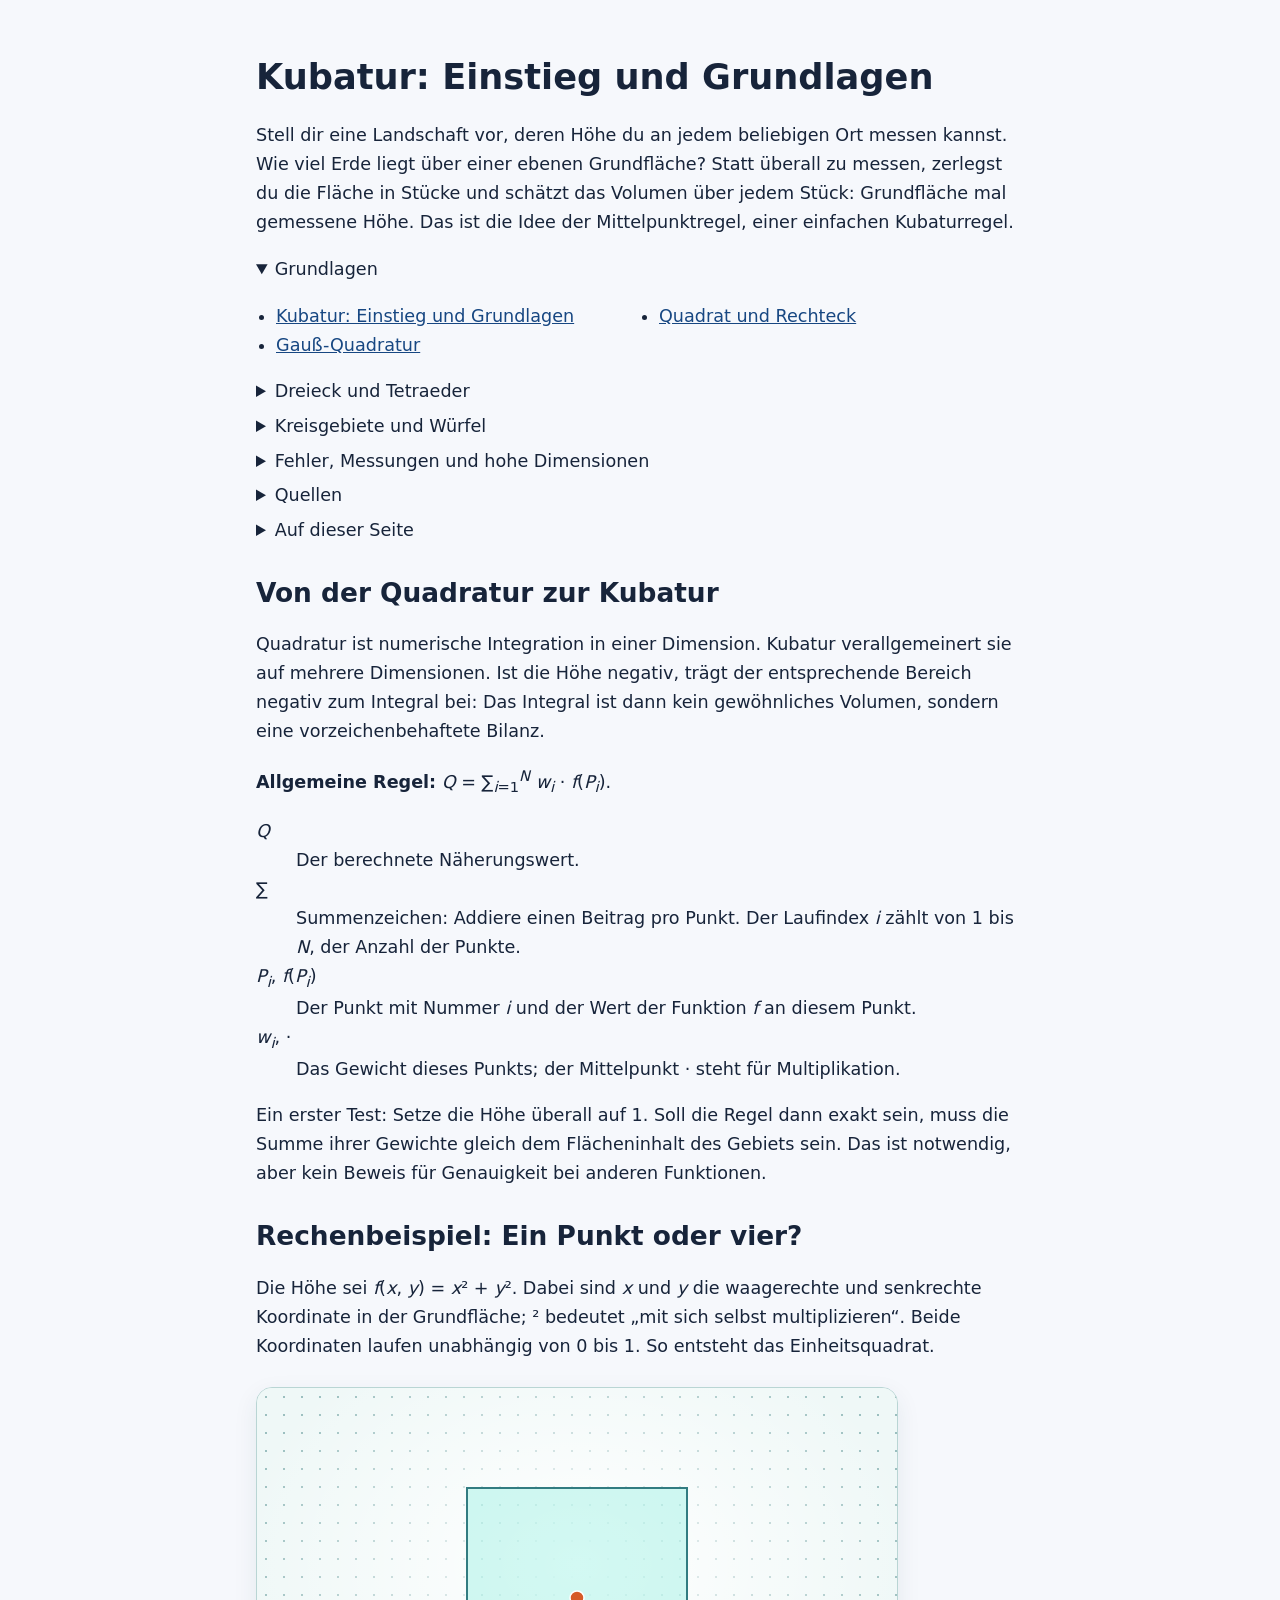
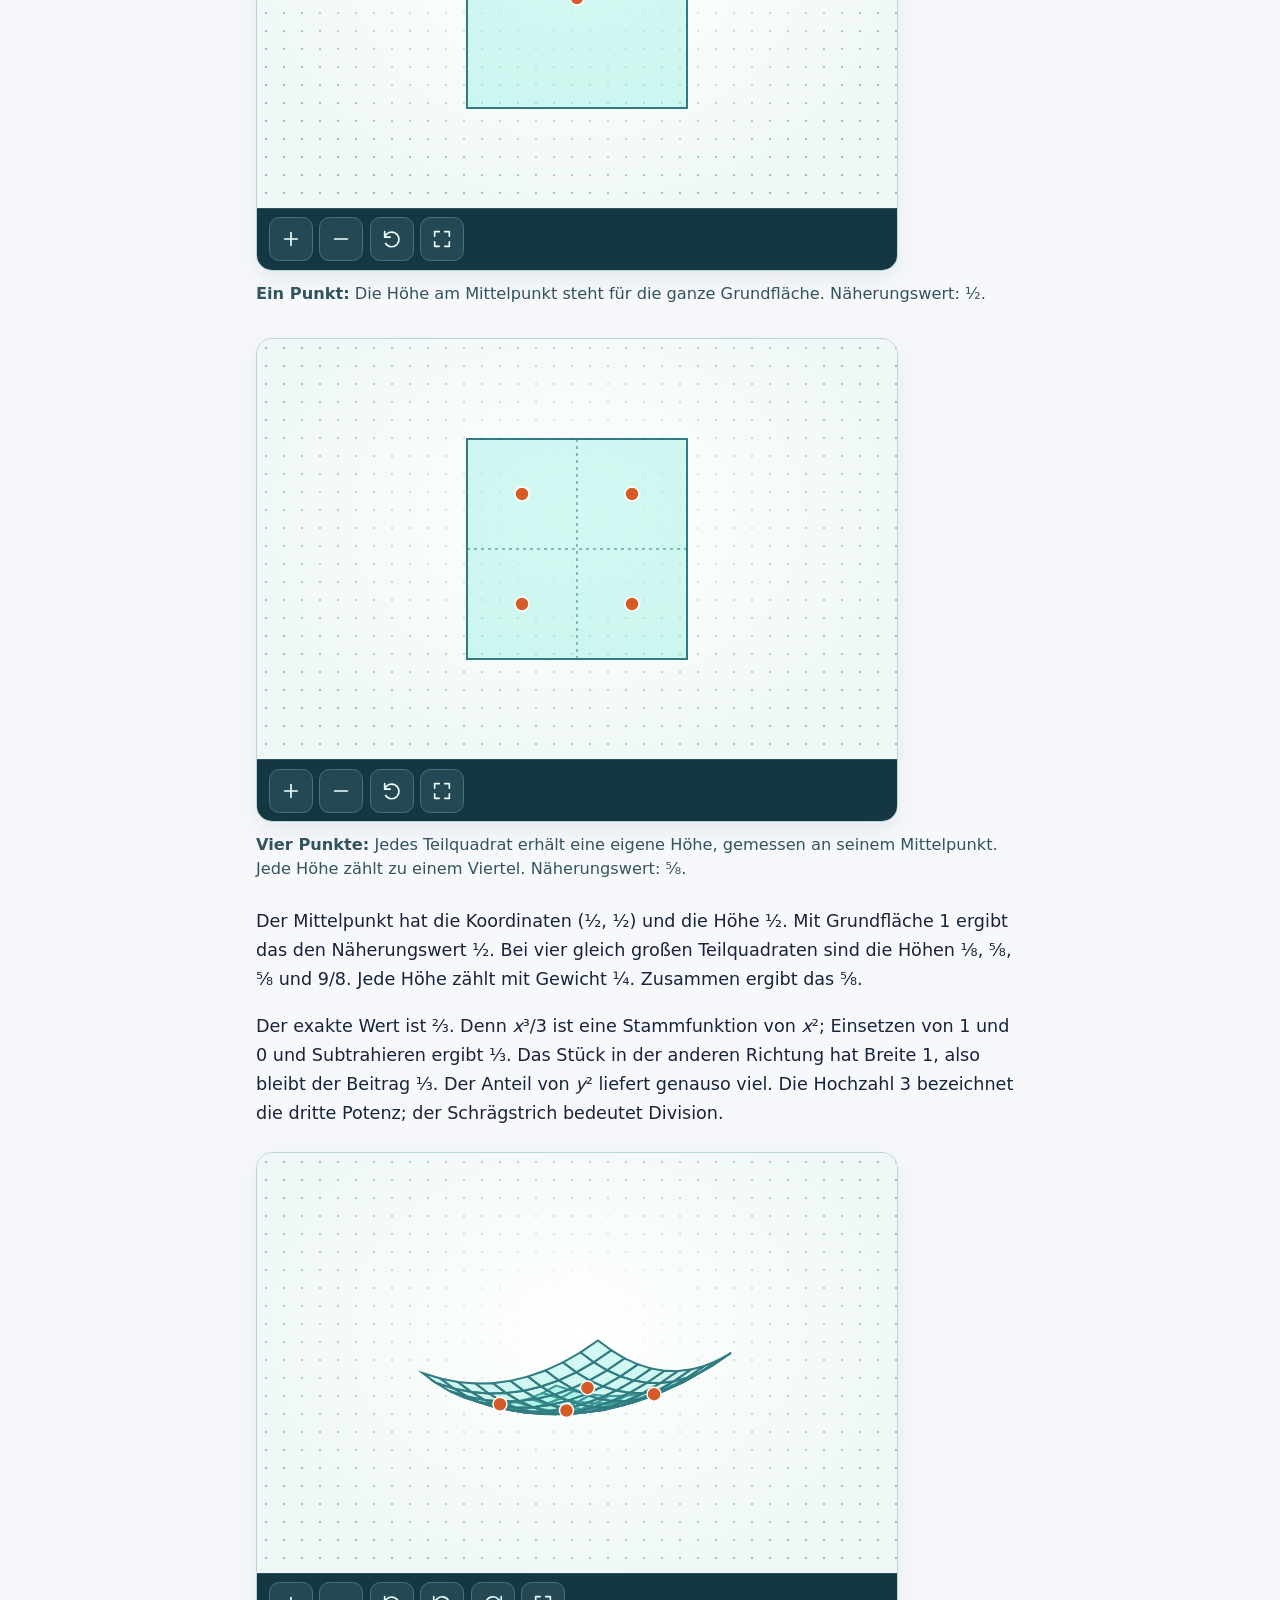
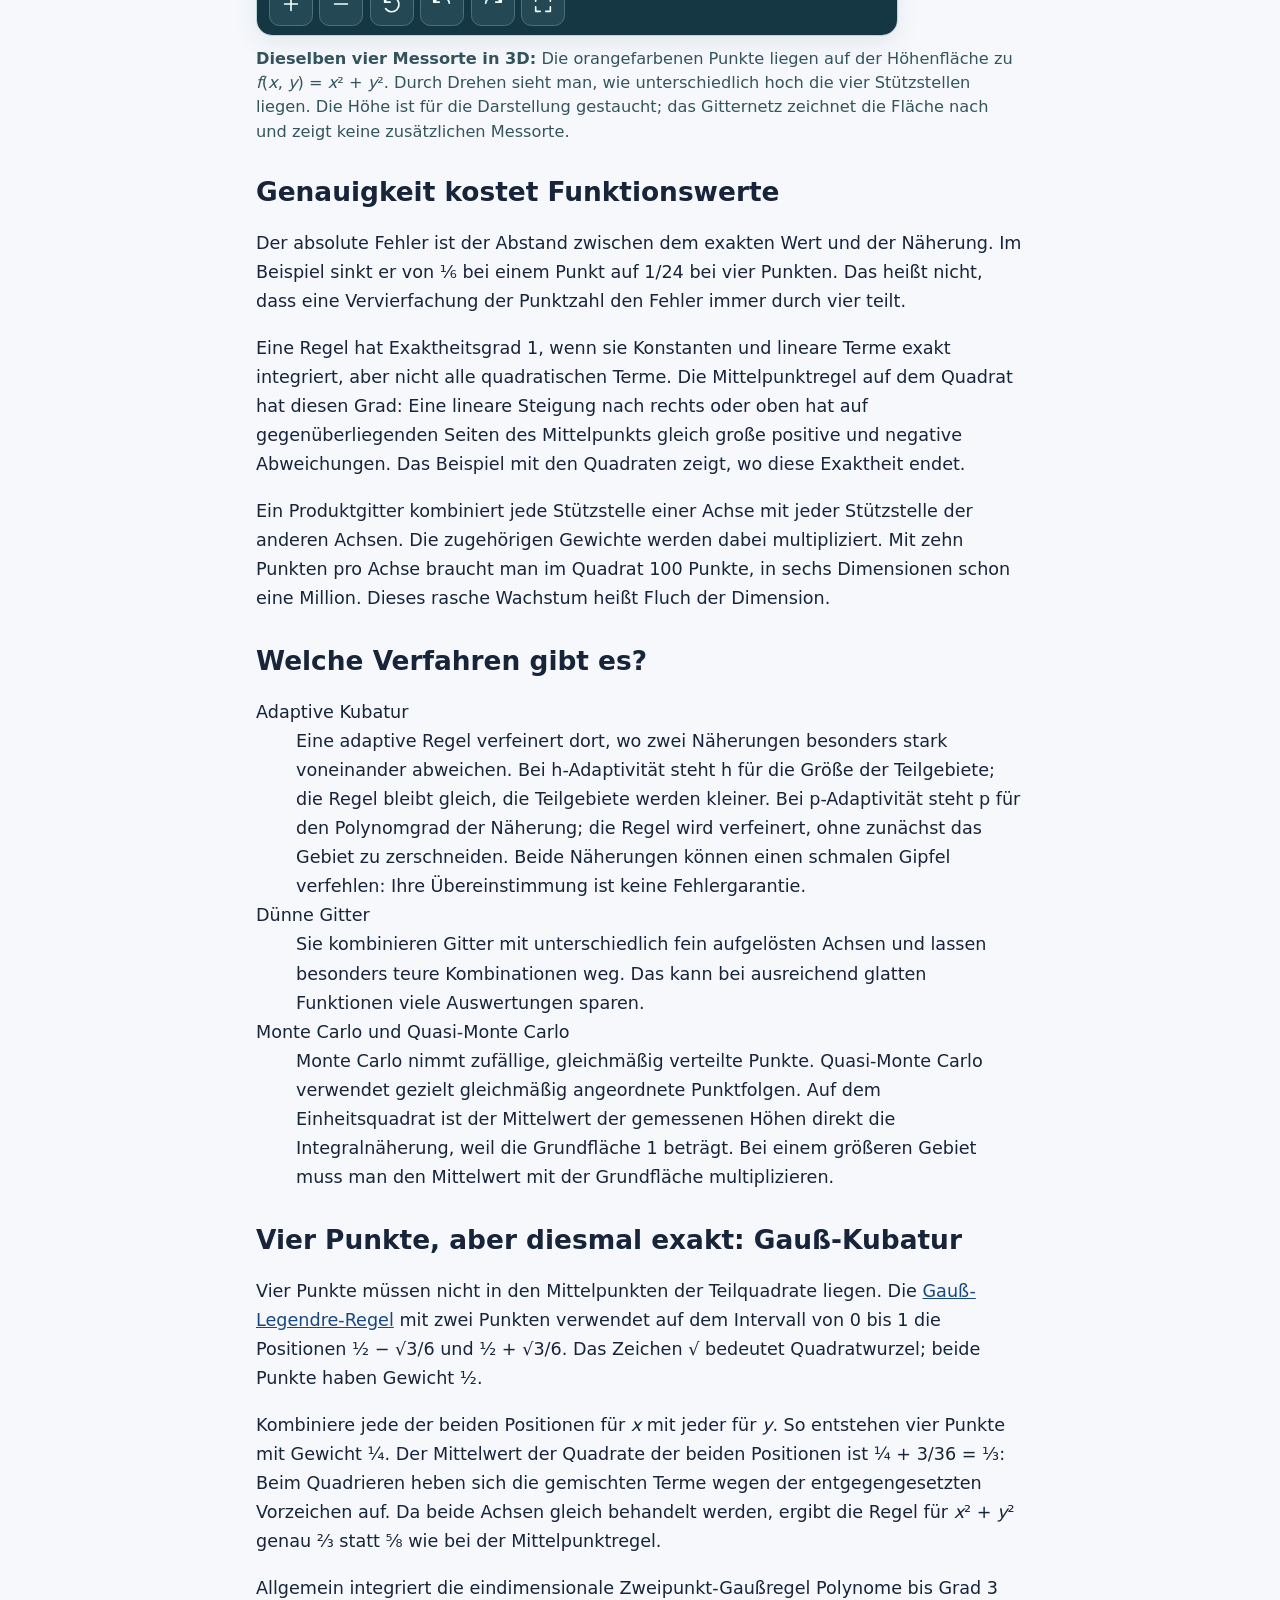
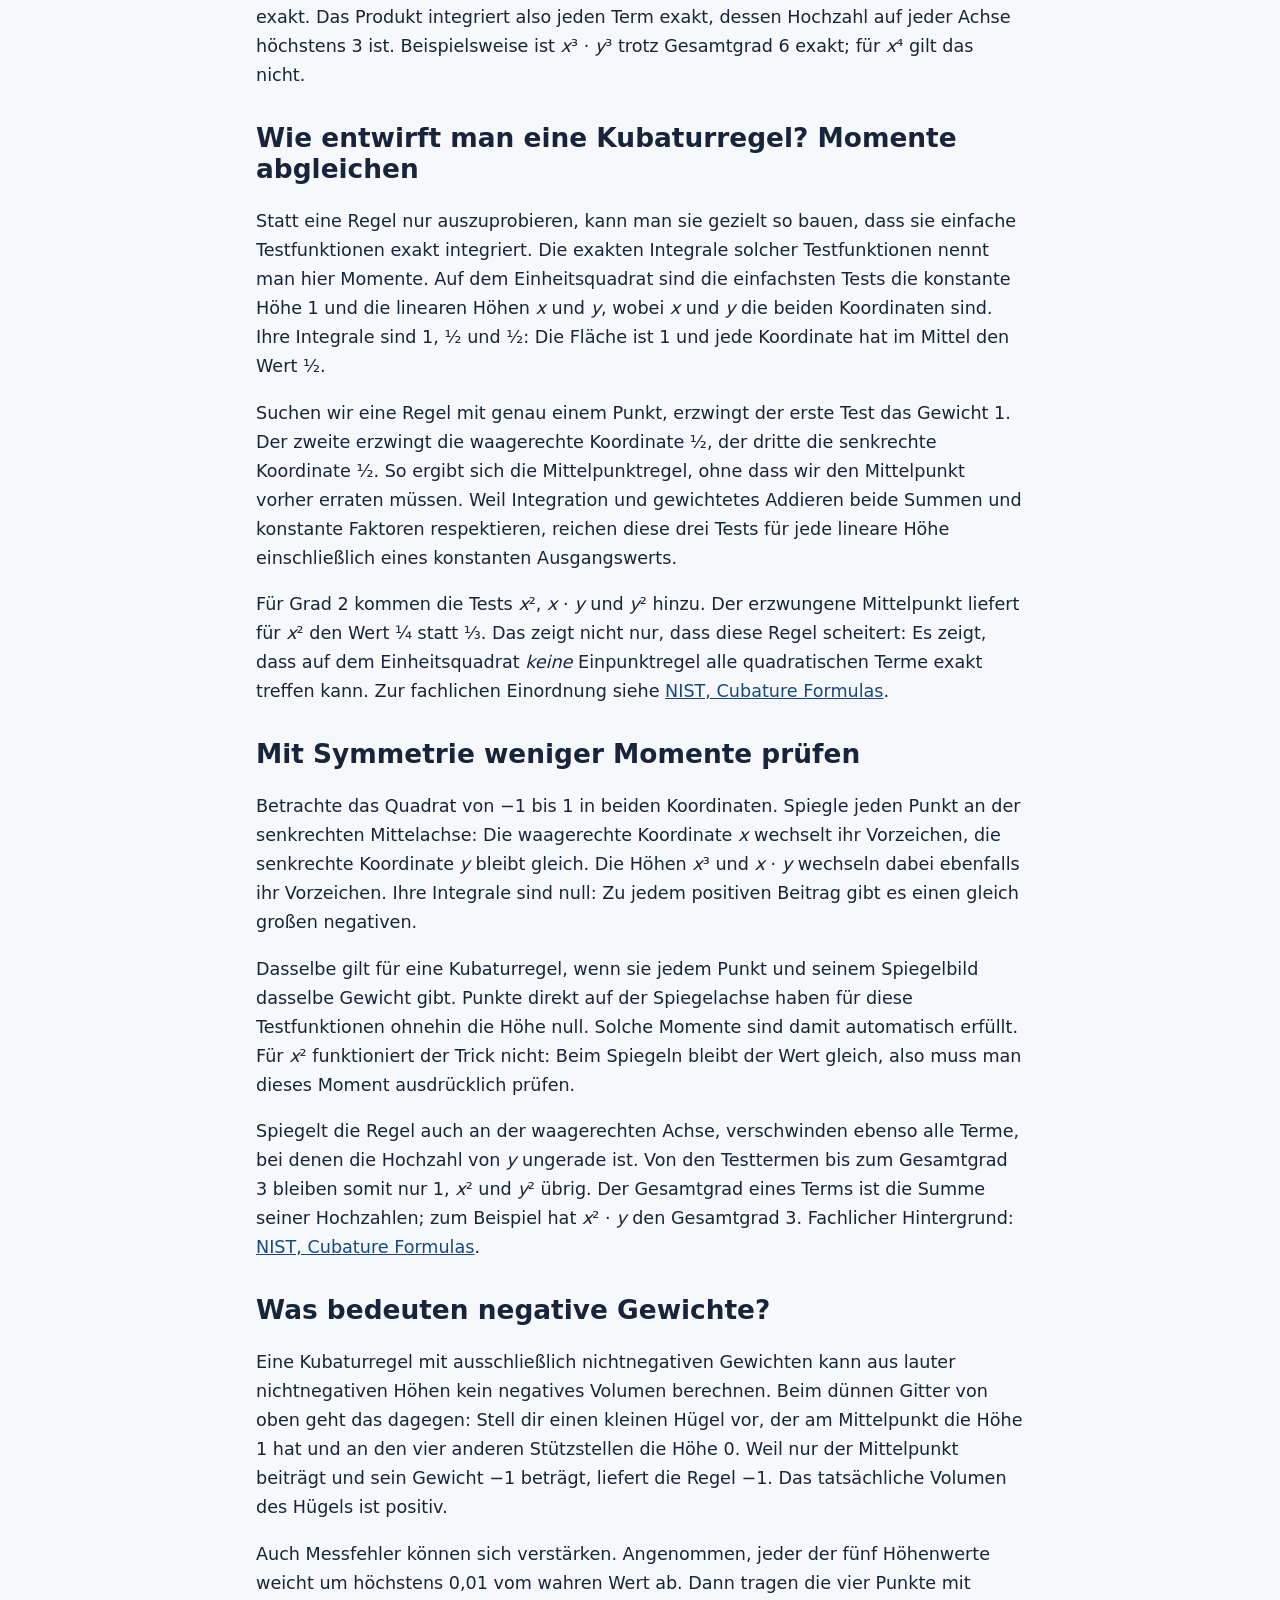
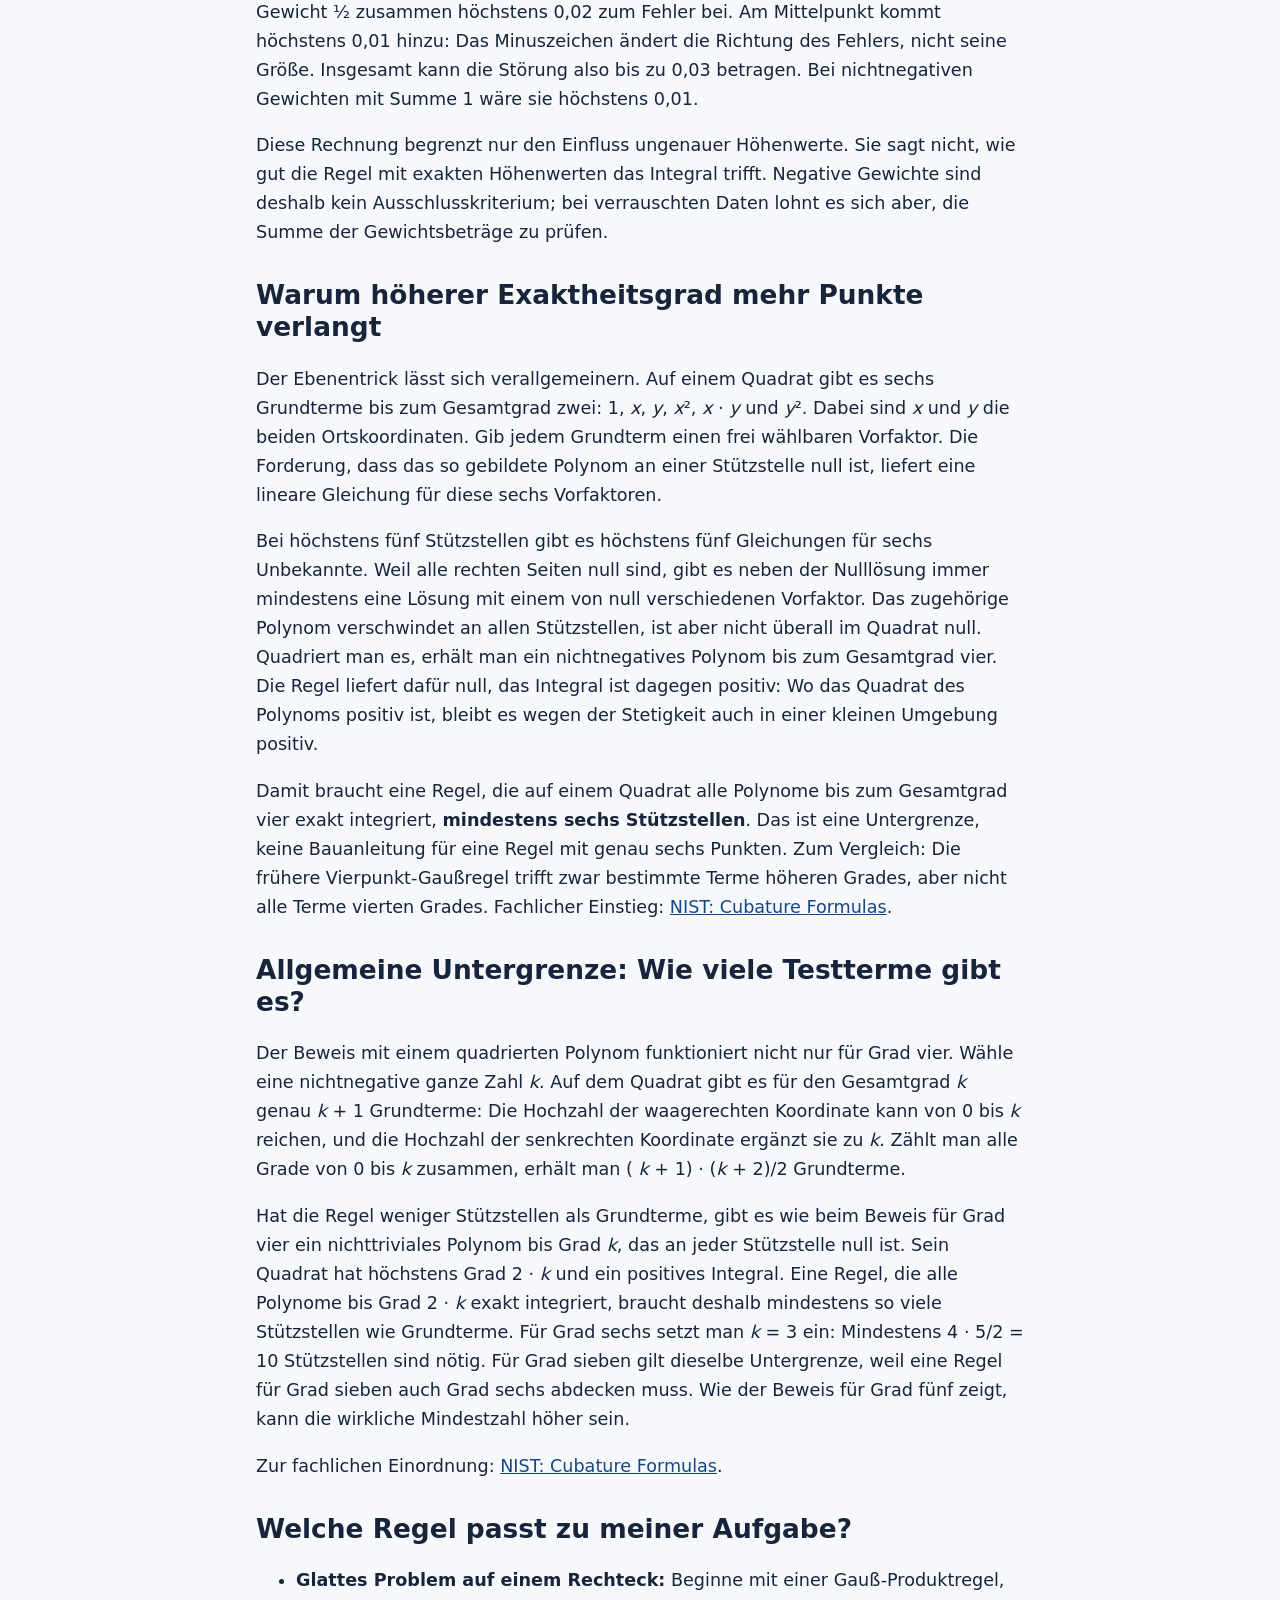
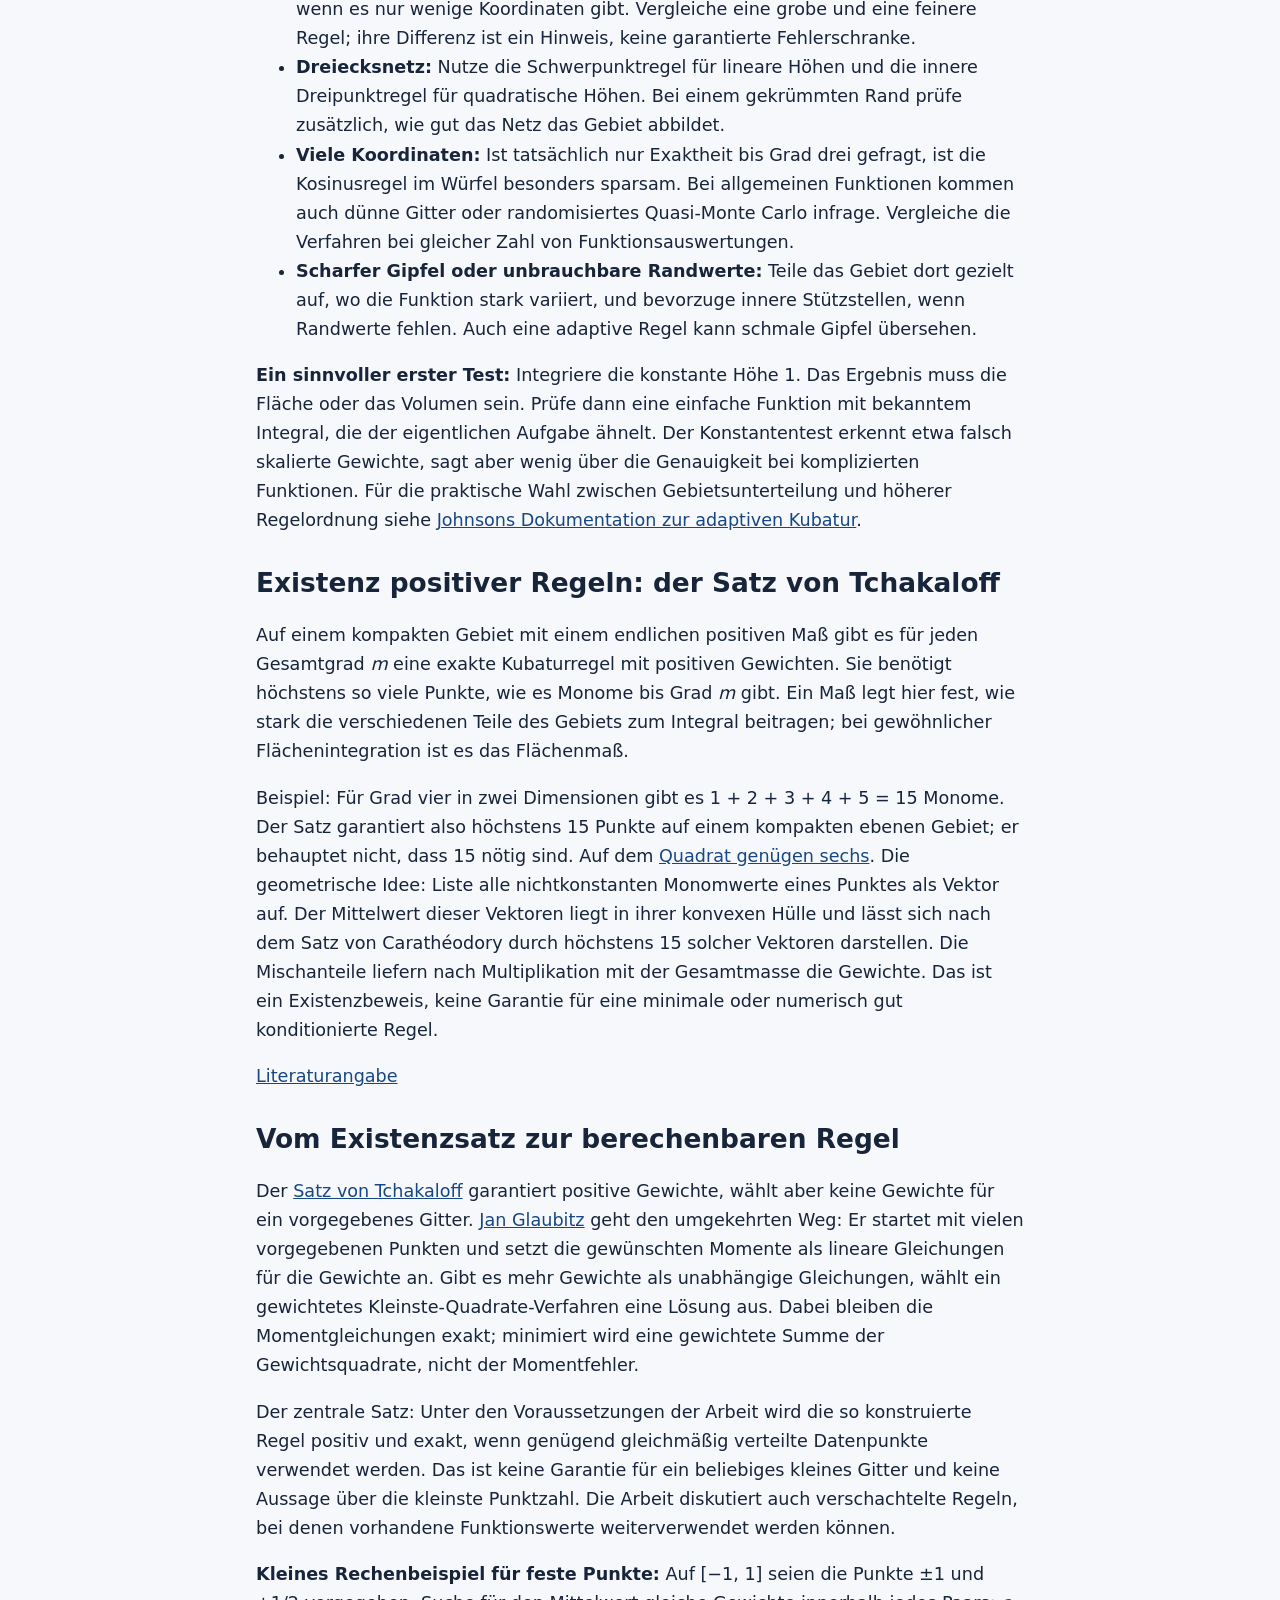
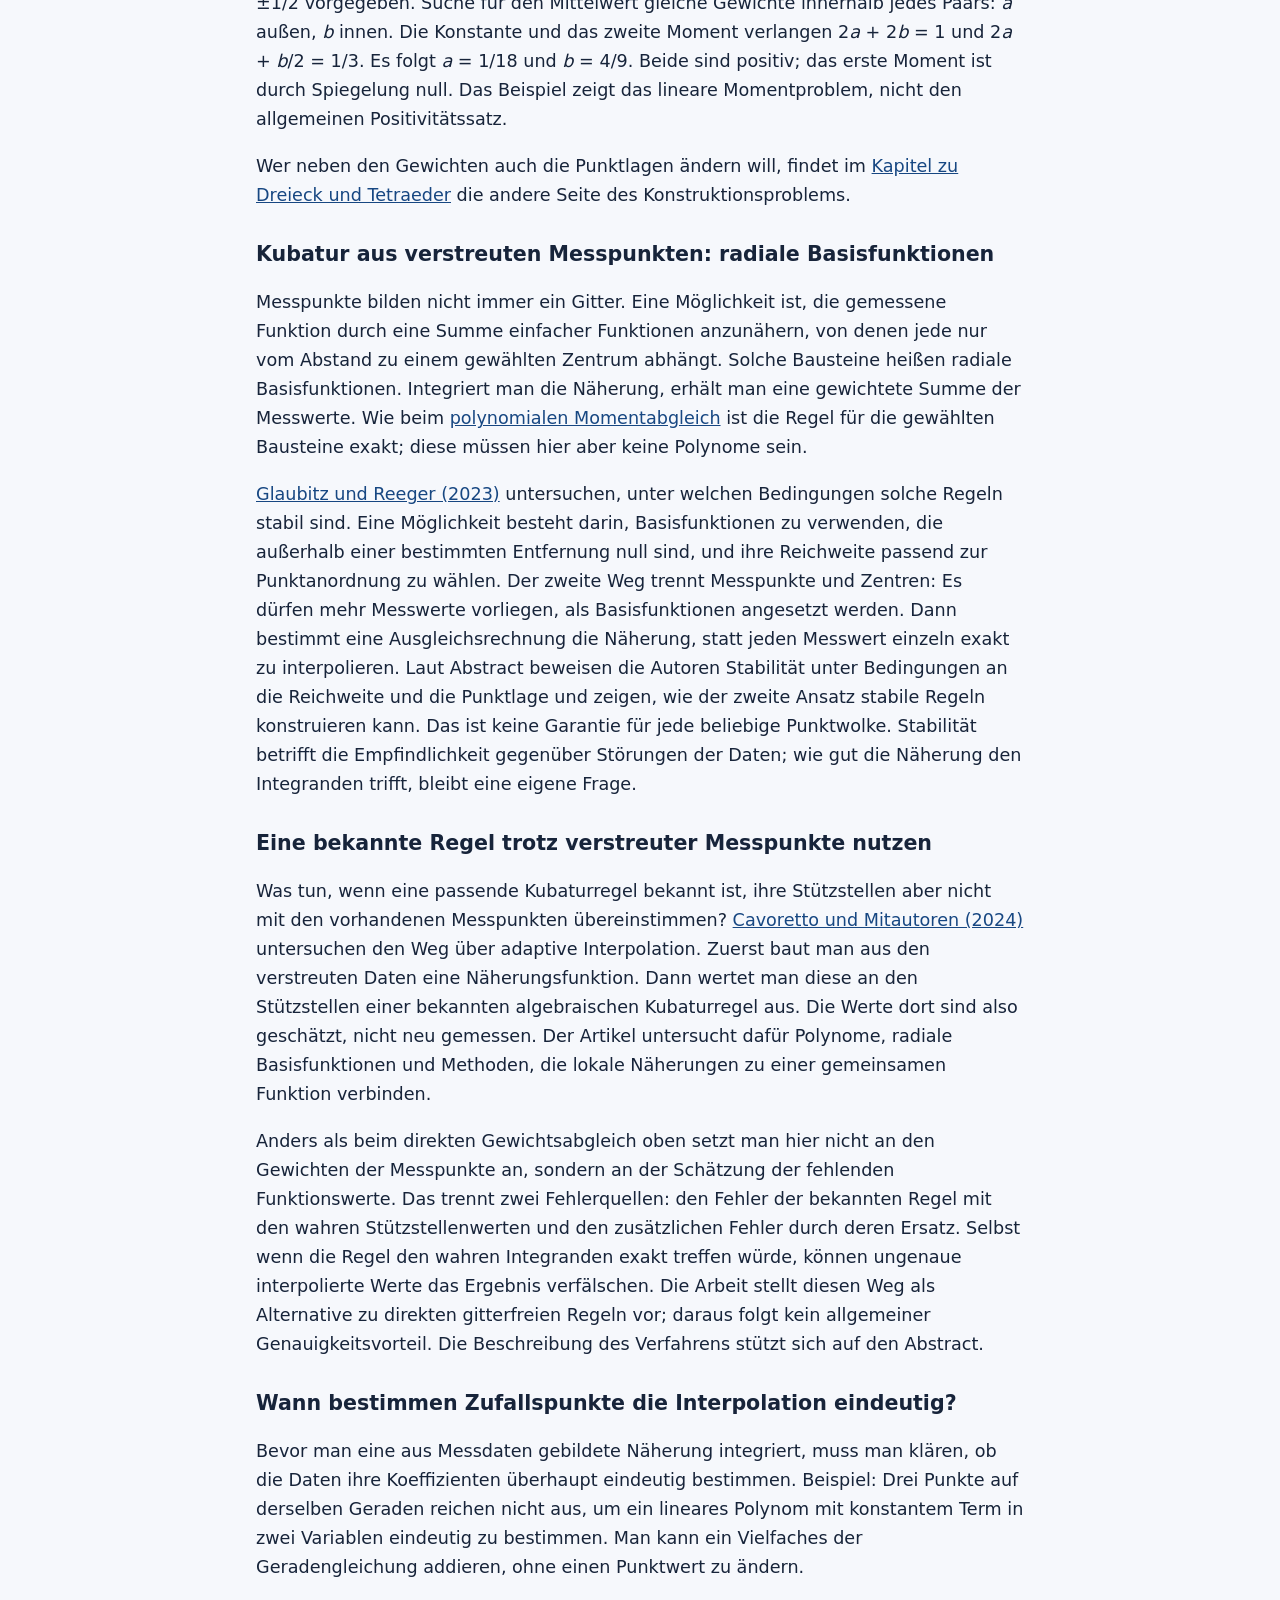
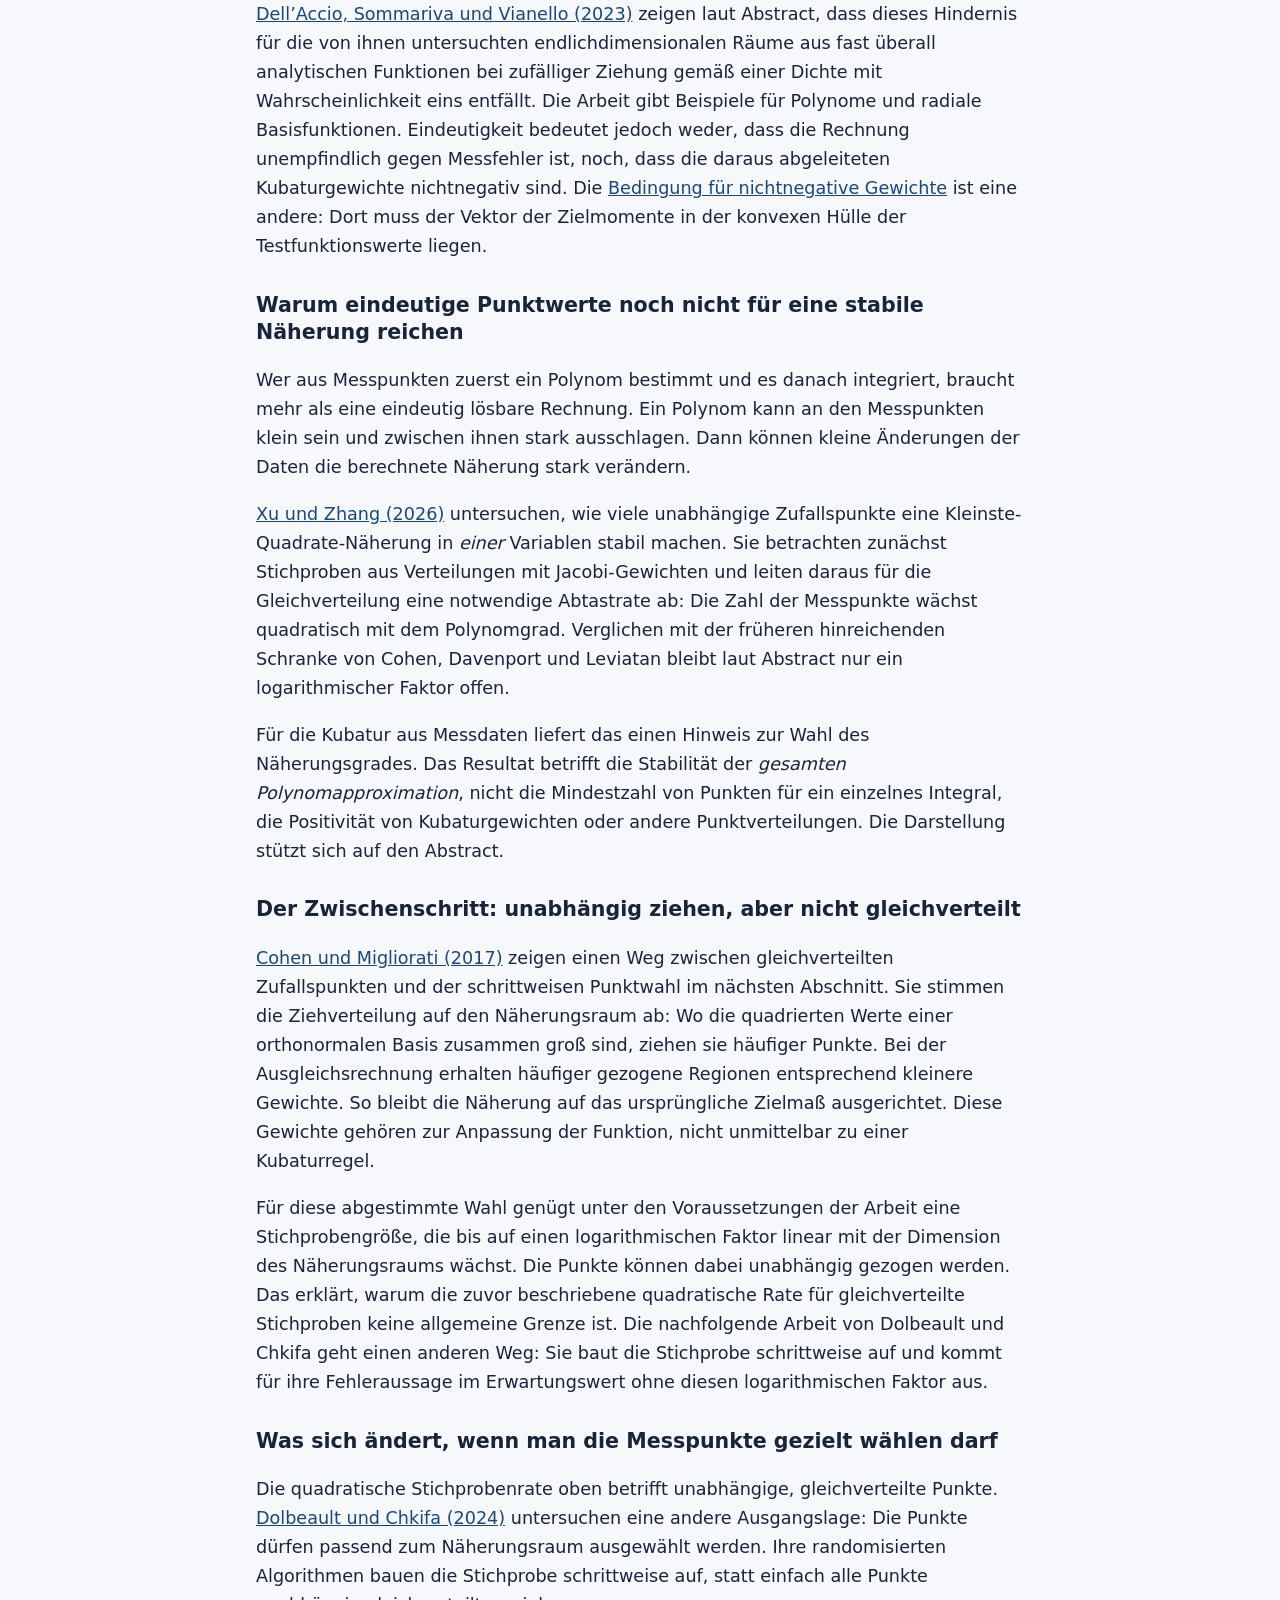
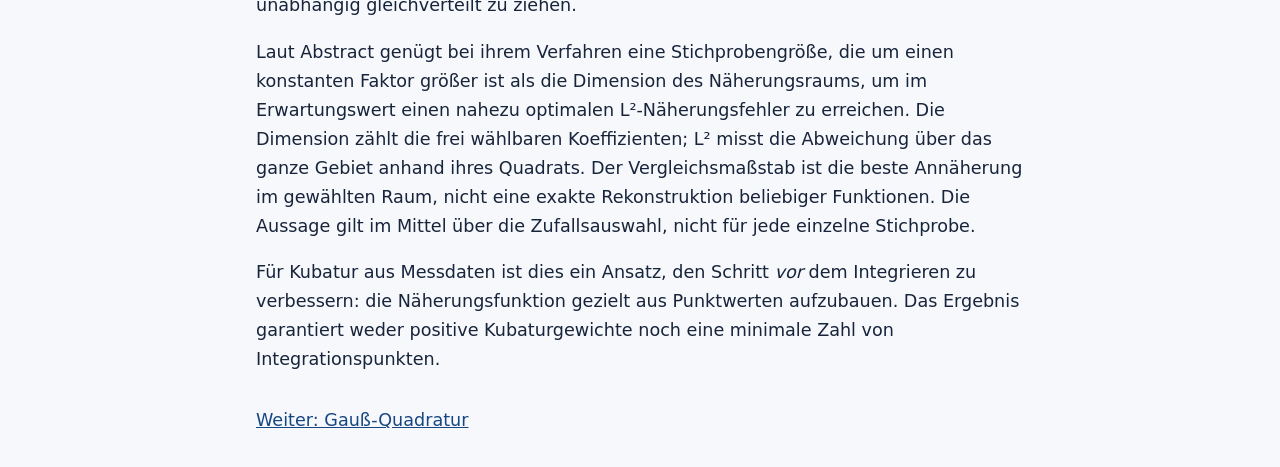
<file: index.html>
<!doctype html>
<html lang="de"><head><meta charset="utf-8"><meta name="viewport" content="width=device-width, initial-scale=1"><title>Kubatur: Einstieg und Grundlagen | Kubatur</title><link rel="stylesheet" href="kubatur.css"><script defer src="kubatur-viewer.js"></script></head><body><main>
<h1>Kubatur: Einstieg und Grundlagen</h1><p>Stell dir eine Landschaft vor, deren Höhe du an jedem beliebigen Ort messen kannst. Wie viel Erde liegt über einer ebenen Grundfläche? Statt überall zu messen, zerlegst du die Fläche in Stücke und schätzt das Volumen über jedem Stück: Grundfläche mal gemessene Höhe. Das ist die Idee der Mittelpunktregel, einer einfachen Kubaturregel.</p>
<nav class="kapitel" aria-label="Lernpfad"><details open><summary>Grundlagen</summary><ul><li><a href="index.html" aria-current="page">Kubatur: Einstieg und Grundlagen</a></li><li><a href="gauss.html">Gauß-Quadratur</a></li><li><a href="quadrat.html">Quadrat und Rechteck</a></li></ul></details><details><summary>Dreieck und Tetraeder</summary><ul><li><a href="dreieck.html">Dreieck</a></li><li><a href="tetraeder.html">Tetraeder</a></li><li><a href="dreieck-tetraeder.html">Dreieck und Tetraeder: gemeinsame Methoden</a></li></ul></details><details><summary>Kreisgebiete und Würfel</summary><ul><li><a href="kreis.html">Kreisscheibe, Sektor und Viertelring</a></li><li><a href="kreisring.html">Voller Kreisring</a></li><li><a href="wuerfel.html">Würfel und Hyperwürfel</a></li></ul></details><details><summary>Fehler, Messungen und hohe Dimensionen</summary><ul><li><a href="fehler.html">Fehlerschranken und adaptive Kubatur</a></li><li><a href="messungen.html">Kubatur mit Messrauschen</a></li><li><a href="viele-dimensionen.html">Methoden für viele Dimensionen</a></li></ul></details><details><summary>Quellen</summary><ul><li><a href="quellen.html">Quellen und Lesetipps</a></li></ul></details></nav>
<nav aria-label="Auf dieser Seite"><details><summary>Auf dieser Seite</summary><ol><li><a href="#von-der-quadratur-zur-kubatur">Von der Quadratur zur Kubatur</a></li><li><a href="#rechenbeispiel-ein-punkt-oder-vier">Rechenbeispiel: Ein Punkt oder vier?</a></li><li><a href="#genauigkeit-kostet-funktionswerte">Genauigkeit kostet Funktionswerte</a></li><li><a href="#welche-verfahren-gibt-es">Welche Verfahren gibt es?</a></li><li><a href="#vier-punkte-aber-diesmal-exakt-gauss-kubatur">Vier Punkte, aber diesmal exakt: Gauß-Kubatur</a></li><li><a href="#wie-entwirft-man-eine-kubaturregel-momente-abgleichen">Wie entwirft man eine Kubaturregel? Momente abgleichen</a></li><li><a href="#mit-symmetrie-weniger-momente-pruefen">Mit Symmetrie weniger Momente prüfen</a></li><li><a href="#was-bedeuten-negative-gewichte">Was bedeuten negative Gewichte?</a></li><li><a href="#warum-hoeherer-exaktheitsgrad-mehr-punkte-verlangt">Warum höherer Exaktheitsgrad mehr Punkte verlangt</a></li><li><a href="#allgemeine-untergrenze-wie-viele-testterme-gibt-es">Allgemeine Untergrenze: Wie viele Testterme gibt es?</a></li><li><a href="#welche-regel-passt-zu-meiner-aufgabe">Welche Regel passt zu meiner Aufgabe?</a></li><li><a href="#tchakaloff">Existenz positiver Regeln: der Satz von Tchakaloff</a></li><li><a href="#positive-gewichte-forschung">Vom Existenzsatz zur berechenbaren Regel</a></li></ol></details></nav>
<section id="von-der-quadratur-zur-kubatur"><h2>Von der Quadratur zur Kubatur</h2><p>Quadratur ist numerische Integration in einer Dimension. Kubatur verallgemeinert sie auf mehrere Dimensionen. Ist die Höhe negativ, trägt der entsprechende Bereich negativ zum Integral bei: Das Integral ist dann kein gewöhnliches Volumen, sondern eine vorzeichenbehaftete Bilanz.</p>
<p><strong>Allgemeine Regel:</strong> <var>Q</var> = ∑<sub><var>i</var>=1</sub><sup><var>N</var></sup> <var>w</var><sub><var>i</var></sub> · <var>f</var>(<var>P</var><sub><var>i</var></sub>).</p><dl><dt><var>Q</var></dt><dd>Der berechnete Näherungswert.</dd><dt>∑</dt><dd>Summenzeichen: Addiere einen Beitrag pro Punkt. Der Laufindex <var>i</var> zählt von 1 bis <var>N</var>, der Anzahl der Punkte.</dd><dt><var>P</var><sub><var>i</var></sub>, <var>f</var>(<var>P</var><sub><var>i</var></sub>)</dt><dd>Der Punkt mit Nummer <var>i</var> und der Wert der Funktion <var>f</var> an diesem Punkt.</dd><dt><var>w</var><sub><var>i</var></sub>, ·</dt><dd>Das Gewicht dieses Punkts; der Mittelpunkt · steht für Multiplikation.</dd></dl>
<p>Ein erster Test: Setze die Höhe überall auf 1. Soll die Regel dann exakt sein, muss die Summe ihrer Gewichte gleich dem Flächeninhalt des Gebiets sein. Das ist notwendig, aber kein Beweis für Genauigkeit bei anderen Funktionen.</p></section>
<section id="rechenbeispiel-ein-punkt-oder-vier"><h2>Rechenbeispiel: Ein Punkt oder vier?</h2><p>Die Höhe sei <var>f</var>(<var>x</var>, <var>y</var>) = <var>x</var>² + <var>y</var>². Dabei sind <var>x</var> und <var>y</var> die waagerechte und senkrechte Koordinate in der Grundfläche; ² bedeutet „mit sich selbst multiplizieren“. Beide Koordinaten laufen unabhängig von 0 bis 1. So entsteht das Einheitsquadrat.</p><div class="kubatur-comparison"><figure class="kubatur-figure"><div data-kubatur-viewer="oneCell"></div><figcaption><strong>Ein Punkt:</strong> Die Höhe am Mittelpunkt steht für die ganze Grundfläche. Näherungswert: ½.</figcaption></figure><figure class="kubatur-figure"><div data-kubatur-viewer="fourCells"></div><figcaption><strong>Vier Punkte:</strong> Jedes Teilquadrat erhält eine eigene Höhe, gemessen an seinem Mittelpunkt. Jede Höhe zählt zu einem Viertel. Näherungswert: ⅝.</figcaption></figure></div><p>Der Mittelpunkt hat die Koordinaten (½, ½) und die Höhe ½. Mit Grundfläche 1 ergibt das den Näherungswert ½. Bei vier gleich großen Teilquadraten sind die Höhen ⅛, ⅝, ⅝ und 9/8. Jede Höhe zählt mit Gewicht ¼. Zusammen ergibt das ⅝.</p><p>Der exakte Wert ist ⅔. Denn <var>x</var>³/3 ist eine Stammfunktion von <var>x</var>²; Einsetzen von 1 und 0 und Subtrahieren ergibt ⅓. Das Stück in der anderen Richtung hat Breite 1, also bleibt der Beitrag ⅓. Der Anteil von <var>y</var>² liefert genauso viel. Die Hochzahl 3 bezeichnet die dritte Potenz; der Schrägstrich bedeutet Division.</p><figure class="kubatur-figure"><div data-kubatur-viewer="terrain"></div><figcaption><strong>Dieselben vier Messorte in 3D:</strong> Die orangefarbenen Punkte liegen auf der Höhenfläche zu <var>f</var>(<var>x</var>, <var>y</var>) = <var>x</var>² + <var>y</var>². Durch Drehen sieht man, wie unterschiedlich hoch die vier Stützstellen liegen. Die Höhe ist für die Darstellung gestaucht; das Gitternetz zeichnet die Fläche nach und zeigt keine zusätzlichen Messorte.</figcaption></figure>
</section>
<section id="genauigkeit-kostet-funktionswerte"><h2>Genauigkeit kostet Funktionswerte</h2><p>Der absolute Fehler ist der Abstand zwischen dem exakten Wert und der Näherung. Im Beispiel sinkt er von ⅙ bei einem Punkt auf 1/24 bei vier Punkten. Das heißt nicht, dass eine Vervierfachung der Punktzahl den Fehler immer durch vier teilt.</p><p>Eine Regel hat Exaktheitsgrad 1, wenn sie Konstanten und lineare Terme exakt integriert, aber nicht alle quadratischen Terme. Die Mittelpunktregel auf dem Quadrat hat diesen Grad: Eine lineare Steigung nach rechts oder oben hat auf gegenüberliegenden Seiten des Mittelpunkts gleich große positive und negative Abweichungen. Das Beispiel mit den Quadraten zeigt, wo diese Exaktheit endet.</p><p>Ein Produktgitter kombiniert jede Stützstelle einer Achse mit jeder Stützstelle der anderen Achsen. Die zugehörigen Gewichte werden dabei multipliziert. Mit zehn Punkten pro Achse braucht man im Quadrat 100 Punkte, in sechs Dimensionen schon eine Million. Dieses rasche Wachstum heißt Fluch der Dimension.</p></section>
<section id="welche-verfahren-gibt-es"><h2>Welche Verfahren gibt es?</h2><dl><dt>Adaptive Kubatur</dt><dd>Eine adaptive Regel verfeinert dort, wo zwei Näherungen besonders stark voneinander abweichen. Bei h-Adaptivität steht h für die Größe der Teilgebiete; die Regel bleibt gleich, die Teilgebiete werden kleiner. Bei p-Adaptivität steht p für den Polynomgrad der Näherung; die Regel wird verfeinert, ohne zunächst das Gebiet zu zerschneiden. Beide Näherungen können einen schmalen Gipfel verfehlen: Ihre Übereinstimmung ist keine Fehlergarantie.</dd><dt>Dünne Gitter</dt><dd>Sie kombinieren Gitter mit unterschiedlich fein aufgelösten Achsen und lassen besonders teure Kombinationen weg. Das kann bei ausreichend glatten Funktionen viele Auswertungen sparen.</dd><dt>Monte Carlo und Quasi-Monte Carlo</dt><dd>Monte Carlo nimmt zufällige, gleichmäßig verteilte Punkte. Quasi-Monte Carlo verwendet gezielt gleichmäßig angeordnete Punktfolgen. Auf dem Einheitsquadrat ist der Mittelwert der gemessenen Höhen direkt die Integralnäherung, weil die Grundfläche 1 beträgt. Bei einem größeren Gebiet muss man den Mittelwert mit der Grundfläche multiplizieren.</dd></dl></section>
<section id="vier-punkte-aber-diesmal-exakt-gauss-kubatur"><h2>Vier Punkte, aber diesmal exakt: Gauß-Kubatur</h2><p>Vier Punkte müssen nicht in den Mittelpunkten der Teilquadrate liegen. Die <a href="https://dlmf.nist.gov/3.5#v">Gauß-Legendre-Regel</a> mit zwei Punkten verwendet auf dem Intervall von 0 bis 1 die Positionen ½ − √3/6 und ½ + √3/6. Das Zeichen √ bedeutet Quadratwurzel; beide Punkte haben Gewicht ½.</p><p>Kombiniere jede der beiden Positionen für <var>x</var> mit jeder für <var>y</var>. So entstehen vier Punkte mit Gewicht ¼. Der Mittelwert der Quadrate der beiden Positionen ist ¼ + 3/36 = ⅓: Beim Quadrieren heben sich die gemischten Terme wegen der entgegengesetzten Vorzeichen auf. Da beide Achsen gleich behandelt werden, ergibt die Regel für <var>x</var>² + <var>y</var>² genau ⅔ statt ⅝ wie bei der Mittelpunktregel.</p><p>Allgemein integriert die eindimensionale Zweipunkt-Gaußregel Polynome bis Grad 3 exakt. Das Produkt integriert also jeden Term exakt, dessen Hochzahl auf jeder Achse höchstens 3 ist. Beispielsweise ist <var>x</var>³ · <var>y</var>³ trotz Gesamtgrad 6 exakt; für <var>x</var>⁴ gilt das nicht.</p></section>
<section id="wie-entwirft-man-eine-kubaturregel-momente-abgleichen"><h2>Wie entwirft man eine Kubaturregel? Momente abgleichen</h2><p>Statt eine Regel nur auszuprobieren, kann man sie gezielt so bauen, dass sie einfache Testfunktionen exakt integriert. Die exakten Integrale solcher Testfunktionen nennt man hier Momente. Auf dem Einheitsquadrat sind die einfachsten Tests die konstante Höhe 1 und die linearen Höhen <var>x</var> und <var>y</var>, wobei <var>x</var> und <var>y</var> die beiden Koordinaten sind. Ihre Integrale sind 1, ½ und ½: Die Fläche ist 1 und jede Koordinate hat im Mittel den Wert ½.</p><p>Suchen wir eine Regel mit genau einem Punkt, erzwingt der erste Test das Gewicht 1. Der zweite erzwingt die waagerechte Koordinate ½, der dritte die senkrechte Koordinate ½. So ergibt sich die Mittelpunktregel, ohne dass wir den Mittelpunkt vorher erraten müssen. Weil Integration und gewichtetes Addieren beide Summen und konstante Faktoren respektieren, reichen diese drei Tests für jede lineare Höhe einschließlich eines konstanten Ausgangswerts.</p><p>Für Grad 2 kommen die Tests <var>x</var>², <var>x</var> · <var>y</var> und <var>y</var>² hinzu. Der erzwungene Mittelpunkt liefert für <var>x</var>² den Wert ¼ statt ⅓. Das zeigt nicht nur, dass diese Regel scheitert: Es zeigt, dass auf dem Einheitsquadrat <em>keine</em> Einpunktregel alle quadratischen Terme exakt treffen kann. Zur fachlichen Einordnung siehe <a href="https://dlmf.nist.gov/3.5#x">NIST, Cubature Formulas</a>.</p></section>
<section id="mit-symmetrie-weniger-momente-pruefen"><h2>Mit Symmetrie weniger Momente prüfen</h2><p>Betrachte das Quadrat von −1 bis 1 in beiden Koordinaten. Spiegle jeden Punkt an der senkrechten Mittelachse: Die waagerechte Koordinate <var>x</var> wechselt ihr Vorzeichen, die senkrechte Koordinate <var>y</var> bleibt gleich. Die Höhen <var>x</var>³ und <var>x</var> · <var>y</var> wechseln dabei ebenfalls ihr Vorzeichen. Ihre Integrale sind null: Zu jedem positiven Beitrag gibt es einen gleich großen negativen.</p><p>Dasselbe gilt für eine Kubaturregel, wenn sie jedem Punkt und seinem Spiegelbild dasselbe Gewicht gibt. Punkte direkt auf der Spiegelachse haben für diese Testfunktionen ohnehin die Höhe null. Solche Momente sind damit automatisch erfüllt. Für <var>x</var>² funktioniert der Trick nicht: Beim Spiegeln bleibt der Wert gleich, also muss man dieses Moment ausdrücklich prüfen.</p><p>Spiegelt die Regel auch an der waagerechten Achse, verschwinden ebenso alle Terme, bei denen die Hochzahl von <var>y</var> ungerade ist. Von den Testtermen bis zum Gesamtgrad 3 bleiben somit nur 1, <var>x</var>² und <var>y</var>² übrig. Der Gesamtgrad eines Terms ist die Summe seiner Hochzahlen; zum Beispiel hat <var>x</var>² · <var>y</var> den Gesamtgrad 3. Fachlicher Hintergrund: <a href="https://dlmf.nist.gov/3.5#x">NIST, Cubature Formulas</a>.</p></section>
<section id="was-bedeuten-negative-gewichte"><h2>Was bedeuten negative Gewichte?</h2><p>Eine Kubaturregel mit ausschließlich nichtnegativen Gewichten kann aus lauter nichtnegativen Höhen kein negatives Volumen berechnen. Beim dünnen Gitter von oben geht das dagegen: Stell dir einen kleinen Hügel vor, der am Mittelpunkt die Höhe 1 hat und an den vier anderen Stützstellen die Höhe 0. Weil nur der Mittelpunkt beiträgt und sein Gewicht −1 beträgt, liefert die Regel −1. Das tatsächliche Volumen des Hügels ist positiv.</p><p>Auch Messfehler können sich verstärken. Angenommen, jeder der fünf Höhenwerte weicht um höchstens 0,01 vom wahren Wert ab. Dann tragen die vier Punkte mit Gewicht ½ zusammen höchstens 0,02 zum Fehler bei. Am Mittelpunkt kommt höchstens 0,01 hinzu: Das Minuszeichen ändert die Richtung des Fehlers, nicht seine Größe. Insgesamt kann die Störung also bis zu 0,03 betragen. Bei nichtnegativen Gewichten mit Summe 1 wäre sie höchstens 0,01.</p><p>Diese Rechnung begrenzt nur den Einfluss ungenauer Höhenwerte. Sie sagt nicht, wie gut die Regel mit exakten Höhenwerten das Integral trifft. Negative Gewichte sind deshalb kein Ausschlusskriterium; bei verrauschten Daten lohnt es sich aber, die Summe der Gewichtsbeträge zu prüfen.</p></section>
<section id="warum-hoeherer-exaktheitsgrad-mehr-punkte-verlangt"><h2>Warum höherer Exaktheitsgrad mehr Punkte verlangt</h2><p>Der Ebenentrick lässt sich verallgemeinern. Auf einem Quadrat gibt es sechs Grundterme bis zum Gesamtgrad zwei: 1, <var>x</var>, <var>y</var>, <var>x</var>², <var>x</var> · <var>y</var> und <var>y</var>². Dabei sind <var>x</var> und <var>y</var> die beiden Ortskoordinaten. Gib jedem Grundterm einen frei wählbaren Vorfaktor. Die Forderung, dass das so gebildete Polynom an einer Stützstelle null ist, liefert eine lineare Gleichung für diese sechs Vorfaktoren.</p><p>Bei höchstens fünf Stützstellen gibt es höchstens fünf Gleichungen für sechs Unbekannte. Weil alle rechten Seiten null sind, gibt es neben der Nulllösung immer mindestens eine Lösung mit einem von null verschiedenen Vorfaktor. Das zugehörige Polynom verschwindet an allen Stützstellen, ist aber nicht überall im Quadrat null. Quadriert man es, erhält man ein nichtnegatives Polynom bis zum Gesamtgrad vier. Die Regel liefert dafür null, das Integral ist dagegen positiv: Wo das Quadrat des Polynoms positiv ist, bleibt es wegen der Stetigkeit auch in einer kleinen Umgebung positiv.</p><p>Damit braucht eine Regel, die auf einem Quadrat alle Polynome bis zum Gesamtgrad vier exakt integriert, <strong>mindestens sechs Stützstellen</strong>. Das ist eine Untergrenze, keine Bauanleitung für eine Regel mit genau sechs Punkten. Zum Vergleich: Die frühere Vierpunkt-Gaußregel trifft zwar bestimmte Terme höheren Grades, aber nicht alle Terme vierten Grades. Fachlicher Einstieg: <a href="https://dlmf.nist.gov/3.5#x">NIST: Cubature Formulas</a>.</p></section>
<section id="allgemeine-untergrenze-wie-viele-testterme-gibt-es"><h2>Allgemeine Untergrenze: Wie viele Testterme gibt es?</h2><p>Der Beweis mit einem quadrierten Polynom funktioniert nicht nur für Grad vier. Wähle eine nichtnegative ganze Zahl <var>k</var>. Auf dem Quadrat gibt es für den Gesamtgrad <var>k</var> genau <var>k</var> + 1 Grundterme: Die Hochzahl der waagerechten Koordinate kann von 0 bis <var>k</var> reichen, und die Hochzahl der senkrechten Koordinate ergänzt sie zu <var>k</var>. Zählt man alle Grade von 0 bis <var>k</var> zusammen, erhält man ( <var>k</var> + 1) · (<var>k</var> + 2)/2 Grundterme.</p><p>Hat die Regel weniger Stützstellen als Grundterme, gibt es wie beim Beweis für Grad vier ein nichttriviales Polynom bis Grad <var>k</var>, das an jeder Stützstelle null ist. Sein Quadrat hat höchstens Grad 2 · <var>k</var> und ein positives Integral. Eine Regel, die alle Polynome bis Grad 2 · <var>k</var> exakt integriert, braucht deshalb mindestens so viele Stützstellen wie Grundterme. Für Grad sechs setzt man <var>k</var> = 3 ein: Mindestens 4 · 5/2 = 10 Stützstellen sind nötig. Für Grad sieben gilt dieselbe Untergrenze, weil eine Regel für Grad sieben auch Grad sechs abdecken muss. Wie der Beweis für Grad fünf zeigt, kann die wirkliche Mindestzahl höher sein.</p><p>Zur fachlichen Einordnung: <a href="https://dlmf.nist.gov/3.5#x">NIST: Cubature Formulas</a>.</p></section>
<section id="welche-regel-passt-zu-meiner-aufgabe"><h2>Welche Regel passt zu meiner Aufgabe?</h2><ul><li><strong>Glattes Problem auf einem Rechteck:</strong> Beginne mit einer Gauß-Produktregel, wenn es nur wenige Koordinaten gibt. Vergleiche eine grobe und eine feinere Regel; ihre Differenz ist ein Hinweis, keine garantierte Fehlerschranke.</li><li><strong>Dreiecksnetz:</strong> Nutze die Schwerpunktregel für lineare Höhen und die innere Dreipunktregel für quadratische Höhen. Bei einem gekrümmten Rand prüfe zusätzlich, wie gut das Netz das Gebiet abbildet.</li><li><strong>Viele Koordinaten:</strong> Ist tatsächlich nur Exaktheit bis Grad drei gefragt, ist die Kosinusregel im Würfel besonders sparsam. Bei allgemeinen Funktionen kommen auch dünne Gitter oder randomisiertes Quasi-Monte Carlo infrage. Vergleiche die Verfahren bei gleicher Zahl von Funktionsauswertungen.</li><li><strong>Scharfer Gipfel oder unbrauchbare Randwerte:</strong> Teile das Gebiet dort gezielt auf, wo die Funktion stark variiert, und bevorzuge innere Stützstellen, wenn Randwerte fehlen. Auch eine adaptive Regel kann schmale Gipfel übersehen.</li></ul><p><strong>Ein sinnvoller erster Test:</strong> Integriere die konstante Höhe 1. Das Ergebnis muss die Fläche oder das Volumen sein. Prüfe dann eine einfache Funktion mit bekanntem Integral, die der eigentlichen Aufgabe ähnelt. Der Konstantentest erkennt etwa falsch skalierte Gewichte, sagt aber wenig über die Genauigkeit bei komplizierten Funktionen. Für die praktische Wahl zwischen Gebietsunterteilung und höherer Regelordnung siehe <a href="https://github.com/stevengj/cubature">Johnsons Dokumentation zur adaptiven Kubatur</a>.</p></section>
<section id="tchakaloff"><h2>Existenz positiver Regeln: der Satz von Tchakaloff</h2><p>Auf einem kompakten Gebiet mit einem endlichen positiven Maß gibt es für jeden Gesamtgrad <var>m</var> eine exakte Kubaturregel mit positiven Gewichten. Sie benötigt höchstens so viele Punkte, wie es Monome bis Grad <var>m</var> gibt. Ein Maß legt hier fest, wie stark die verschiedenen Teile des Gebiets zum Integral beitragen; bei gewöhnlicher Flächenintegration ist es das Flächenmaß.</p><p>Beispiel: Für Grad vier in zwei Dimensionen gibt es 1 + 2 + 3 + 4 + 5 = 15 Monome. Der Satz garantiert also höchstens 15 Punkte auf einem kompakten ebenen Gebiet; er behauptet nicht, dass 15 nötig sind. Auf dem <a href="quadrat.html#vertiefung-138">Quadrat genügen sechs</a>. Die geometrische Idee: Liste alle nichtkonstanten Monomwerte eines Punktes als Vektor auf. Der Mittelwert dieser Vektoren liegt in ihrer konvexen Hülle und lässt sich nach dem Satz von Carathéodory durch höchstens 15 solcher Vektoren darstellen. Die Mischanteile liefern nach Multiplikation mit der Gesamtmasse die Gewichte. Das ist ein Existenzbeweis, keine Garantie für eine minimale oder numerisch gut konditionierte Regel.</p><p><a href="quellen.html#tchakaloff-quelle">Literaturangabe</a></p></section>
<section id="positive-gewichte-forschung"><h2>Vom Existenzsatz zur berechenbaren Regel</h2><p>Der <a href="#tchakaloff">Satz von Tchakaloff</a> garantiert positive Gewichte, wählt aber keine Gewichte für ein vorgegebenes Gitter. <a href="quellen.html#glaubitz-positive-kubatur">Jan Glaubitz</a> geht den umgekehrten Weg: Er startet mit vielen vorgegebenen Punkten und setzt die gewünschten Momente als lineare Gleichungen für die Gewichte an. Gibt es mehr Gewichte als unabhängige Gleichungen, wählt ein gewichtetes Kleinste-Quadrate-Verfahren eine Lösung aus. Dabei bleiben die Momentgleichungen exakt; minimiert wird eine gewichtete Summe der Gewichtsquadrate, nicht der Momentfehler.</p><p>Der zentrale Satz: Unter den Voraussetzungen der Arbeit wird die so konstruierte Regel positiv und exakt, wenn genügend gleichmäßig verteilte Datenpunkte verwendet werden. Das ist keine Garantie für ein beliebiges kleines Gitter und keine Aussage über die kleinste Punktzahl. Die Arbeit diskutiert auch verschachtelte Regeln, bei denen vorhandene Funktionswerte weiterverwendet werden können.</p><p><strong>Kleines Rechenbeispiel für feste Punkte:</strong> Auf [−1, 1] seien die Punkte ±1 und ±1/2 vorgegeben. Suche für den Mittelwert gleiche Gewichte innerhalb jedes Paars: <var>a</var> außen, <var>b</var> innen. Die Konstante und das zweite Moment verlangen 2<var>a</var> + 2<var>b</var> = 1 und 2<var>a</var> + <var>b</var>/2 = 1/3. Es folgt <var>a</var> = 1/18 und <var>b</var> = 4/9. Beide sind positiv; das erste Moment ist durch Spiegelung null. Das Beispiel zeigt das lineare Momentproblem, nicht den allgemeinen Positivitätssatz.</p><p>Wer neben den Gewichten auch die Punktlagen ändern will, findet im <a href="dreieck-tetraeder.html#positive-innere-regeln">Kapitel zu Dreieck und Tetraeder</a> die andere Seite des Konstruktionsproblems.</p><h3 id="rbf-kubatur">Kubatur aus verstreuten Messpunkten: radiale Basisfunktionen</h3><p>Messpunkte bilden nicht immer ein Gitter. Eine Möglichkeit ist, die gemessene Funktion durch eine Summe einfacher Funktionen anzunähern, von denen jede nur vom Abstand zu einem gewählten Zentrum abhängt. Solche Bausteine heißen radiale Basisfunktionen. Integriert man die Näherung, erhält man eine gewichtete Summe der Messwerte. Wie beim <a href="#positive-gewichte-forschung">polynomialen Momentabgleich</a> ist die Regel für die gewählten Bausteine exakt; diese müssen hier aber keine Polynome sein.</p><p><a href="quellen.html#glaubitz-reeger">Glaubitz und Reeger (2023)</a> untersuchen, unter welchen Bedingungen solche Regeln stabil sind. Eine Möglichkeit besteht darin, Basisfunktionen zu verwenden, die außerhalb einer bestimmten Entfernung null sind, und ihre Reichweite passend zur Punktanordnung zu wählen. Der zweite Weg trennt Messpunkte und Zentren: Es dürfen mehr Messwerte vorliegen, als Basisfunktionen angesetzt werden. Dann bestimmt eine Ausgleichsrechnung die Näherung, statt jeden Messwert einzeln exakt zu interpolieren. Laut Abstract beweisen die Autoren Stabilität unter Bedingungen an die Reichweite und die Punktlage und zeigen, wie der zweite Ansatz stabile Regeln konstruieren kann. Das ist keine Garantie für jede beliebige Punktwolke. Stabilität betrifft die Empfindlichkeit gegenüber Störungen der Daten; wie gut die Näherung den Integranden trifft, bleibt eine eigene Frage.</p><h3 id="adaptive-interpolation">Eine bekannte Regel trotz verstreuter Messpunkte nutzen</h3><p>Was tun, wenn eine passende Kubaturregel bekannt ist, ihre Stützstellen aber nicht mit den vorhandenen Messpunkten übereinstimmen? <a href="quellen.html#cavoretto-adaptiv">Cavoretto und Mitautoren (2024)</a> untersuchen den Weg über adaptive Interpolation. Zuerst baut man aus den verstreuten Daten eine Näherungsfunktion. Dann wertet man diese an den Stützstellen einer bekannten algebraischen Kubaturregel aus. Die Werte dort sind also geschätzt, nicht neu gemessen. Der Artikel untersucht dafür Polynome, radiale Basisfunktionen und Methoden, die lokale Näherungen zu einer gemeinsamen Funktion verbinden.</p><p>Anders als beim direkten Gewichtsabgleich oben setzt man hier nicht an den Gewichten der Messpunkte an, sondern an der Schätzung der fehlenden Funktionswerte. Das trennt zwei Fehlerquellen: den Fehler der bekannten Regel mit den wahren Stützstellenwerten und den zusätzlichen Fehler durch deren Ersatz. Selbst wenn die Regel den wahren Integranden exakt treffen würde, können ungenaue interpolierte Werte das Ergebnis verfälschen. Die Arbeit stellt diesen Weg als Alternative zu direkten gitterfreien Regeln vor; daraus folgt kein allgemeiner Genauigkeitsvorteil. Die Beschreibung des Verfahrens stützt sich auf den Abstract.</p><h3 id="eindeutige-interpolation">Wann bestimmen Zufallspunkte die Interpolation eindeutig?</h3><p>Bevor man eine aus Messdaten gebildete Näherung integriert, muss man klären, ob die Daten ihre Koeffizienten überhaupt eindeutig bestimmen. Beispiel: Drei Punkte auf derselben Geraden reichen nicht aus, um ein lineares Polynom mit konstantem Term in zwei Variablen eindeutig zu bestimmen. Man kann ein Vielfaches der Geradengleichung addieren, ohne einen Punktwert zu ändern.</p><p><a href="quellen.html#dellaccio-zufallspunkte">Dell’Accio, Sommariva und Vianello (2023)</a> zeigen laut Abstract, dass dieses Hindernis für die von ihnen untersuchten endlichdimensionalen Räume aus fast überall analytischen Funktionen bei zufälliger Ziehung gemäß einer Dichte mit Wahrscheinlichkeit eins entfällt. Die Arbeit gibt Beispiele für Polynome und radiale Basisfunktionen. Eindeutigkeit bedeutet jedoch weder, dass die Rechnung unempfindlich gegen Messfehler ist, noch, dass die daraus abgeleiteten Kubaturgewichte nichtnegativ sind. Die <a href="viele-dimensionen.html#zufaellige-momenthuellen">Bedingung für nichtnegative Gewichte</a> ist eine andere: Dort muss der Vektor der Zielmomente in der konvexen Hülle der Testfunktionswerte liegen.</p><h3 id="zufallsdaten-stabilitaet">Warum eindeutige Punktwerte noch nicht für eine stabile Näherung reichen</h3><p>Wer aus Messpunkten zuerst ein Polynom bestimmt und es danach integriert, braucht mehr als eine eindeutig lösbare Rechnung. Ein Polynom kann an den Messpunkten klein sein und zwischen ihnen stark ausschlagen. Dann können kleine Änderungen der Daten die berechnete Näherung stark verändern.</p><p><a href="quellen.html#xu-zhang-stabilitaet">Xu und Zhang (2026)</a> untersuchen, wie viele unabhängige Zufallspunkte eine Kleinste-Quadrate-Näherung in <em>einer</em> Variablen stabil machen. Sie betrachten zunächst Stichproben aus Verteilungen mit Jacobi-Gewichten und leiten daraus für die Gleichverteilung eine notwendige Abtastrate ab: Die Zahl der Messpunkte wächst quadratisch mit dem Polynomgrad. Verglichen mit der früheren hinreichenden Schranke von Cohen, Davenport und Leviatan bleibt laut Abstract nur ein logarithmischer Faktor offen.</p><p>Für die Kubatur aus Messdaten liefert das einen Hinweis zur Wahl des Näherungsgrades. Das Resultat betrifft die Stabilität der <em>gesamten Polynomapproximation</em>, nicht die Mindestzahl von Punkten für ein einzelnes Integral, die Positivität von Kubaturgewichten oder andere Punktverteilungen. Die Darstellung stützt sich auf den Abstract.</p><h3 id="gewichtete-zufallsstichproben">Der Zwischenschritt: unabhängig ziehen, aber nicht gleichverteilt</h3><p><a href="quellen.html#cohen-migliorati">Cohen und Migliorati (2017)</a> zeigen einen Weg zwischen gleichverteilten Zufallspunkten und der schrittweisen Punktwahl im nächsten Abschnitt. Sie stimmen die Ziehverteilung auf den Näherungsraum ab: Wo die quadrierten Werte einer orthonormalen Basis zusammen groß sind, ziehen sie häufiger Punkte. Bei der Ausgleichsrechnung erhalten häufiger gezogene Regionen entsprechend kleinere Gewichte. So bleibt die Näherung auf das ursprüngliche Zielmaß ausgerichtet. Diese Gewichte gehören zur Anpassung der Funktion, nicht unmittelbar zu einer Kubaturregel.</p><p>Für diese abgestimmte Wahl genügt unter den Voraussetzungen der Arbeit eine Stichprobengröße, die bis auf einen logarithmischen Faktor linear mit der Dimension des Näherungsraums wächst. Die Punkte können dabei unabhängig gezogen werden. Das erklärt, warum die zuvor beschriebene quadratische Rate für gleichverteilte Stichproben keine allgemeine Grenze ist. Die nachfolgende Arbeit von Dolbeault und Chkifa geht einen anderen Weg: Sie baut die Stichprobe schrittweise auf und kommt für ihre Fehleraussage im Erwartungswert ohne diesen logarithmischen Faktor aus.</p><h3 id="gezielte-stichprobenwahl">Was sich ändert, wenn man die Messpunkte gezielt wählen darf</h3><p>Die quadratische Stichprobenrate oben betrifft unabhängige, gleichverteilte Punkte. <a href="quellen.html#dolbeault-chkifa">Dolbeault und Chkifa (2024)</a> untersuchen eine andere Ausgangslage: Die Punkte dürfen passend zum Näherungsraum ausgewählt werden. Ihre randomisierten Algorithmen bauen die Stichprobe schrittweise auf, statt einfach alle Punkte unabhängig gleichverteilt zu ziehen.</p><p>Laut Abstract genügt bei ihrem Verfahren eine Stichprobengröße, die um einen konstanten Faktor größer ist als die Dimension des Näherungsraums, um im Erwartungswert einen nahezu optimalen L²-Näherungsfehler zu erreichen. Die Dimension zählt die frei wählbaren Koeffizienten; L² misst die Abweichung über das ganze Gebiet anhand ihres Quadrats. Der Vergleichsmaßstab ist die beste Annäherung im gewählten Raum, nicht eine exakte Rekonstruktion beliebiger Funktionen. Die Aussage gilt im Mittel über die Zufallsauswahl, nicht für jede einzelne Stichprobe.</p><p>Für Kubatur aus Messdaten ist dies ein Ansatz, den Schritt <em>vor</em> dem Integrieren zu verbessern: die Näherungsfunktion gezielt aus Punktwerten aufzubauen. Das Ergebnis garantiert weder positive Kubaturgewichte noch eine minimale Zahl von Integrationspunkten.</p></section>
<nav aria-label="Benachbarte Kapitel"><a href="gauss.html">Weiter: Gauß-Quadratur</a></nav></main></body></html>
</file>
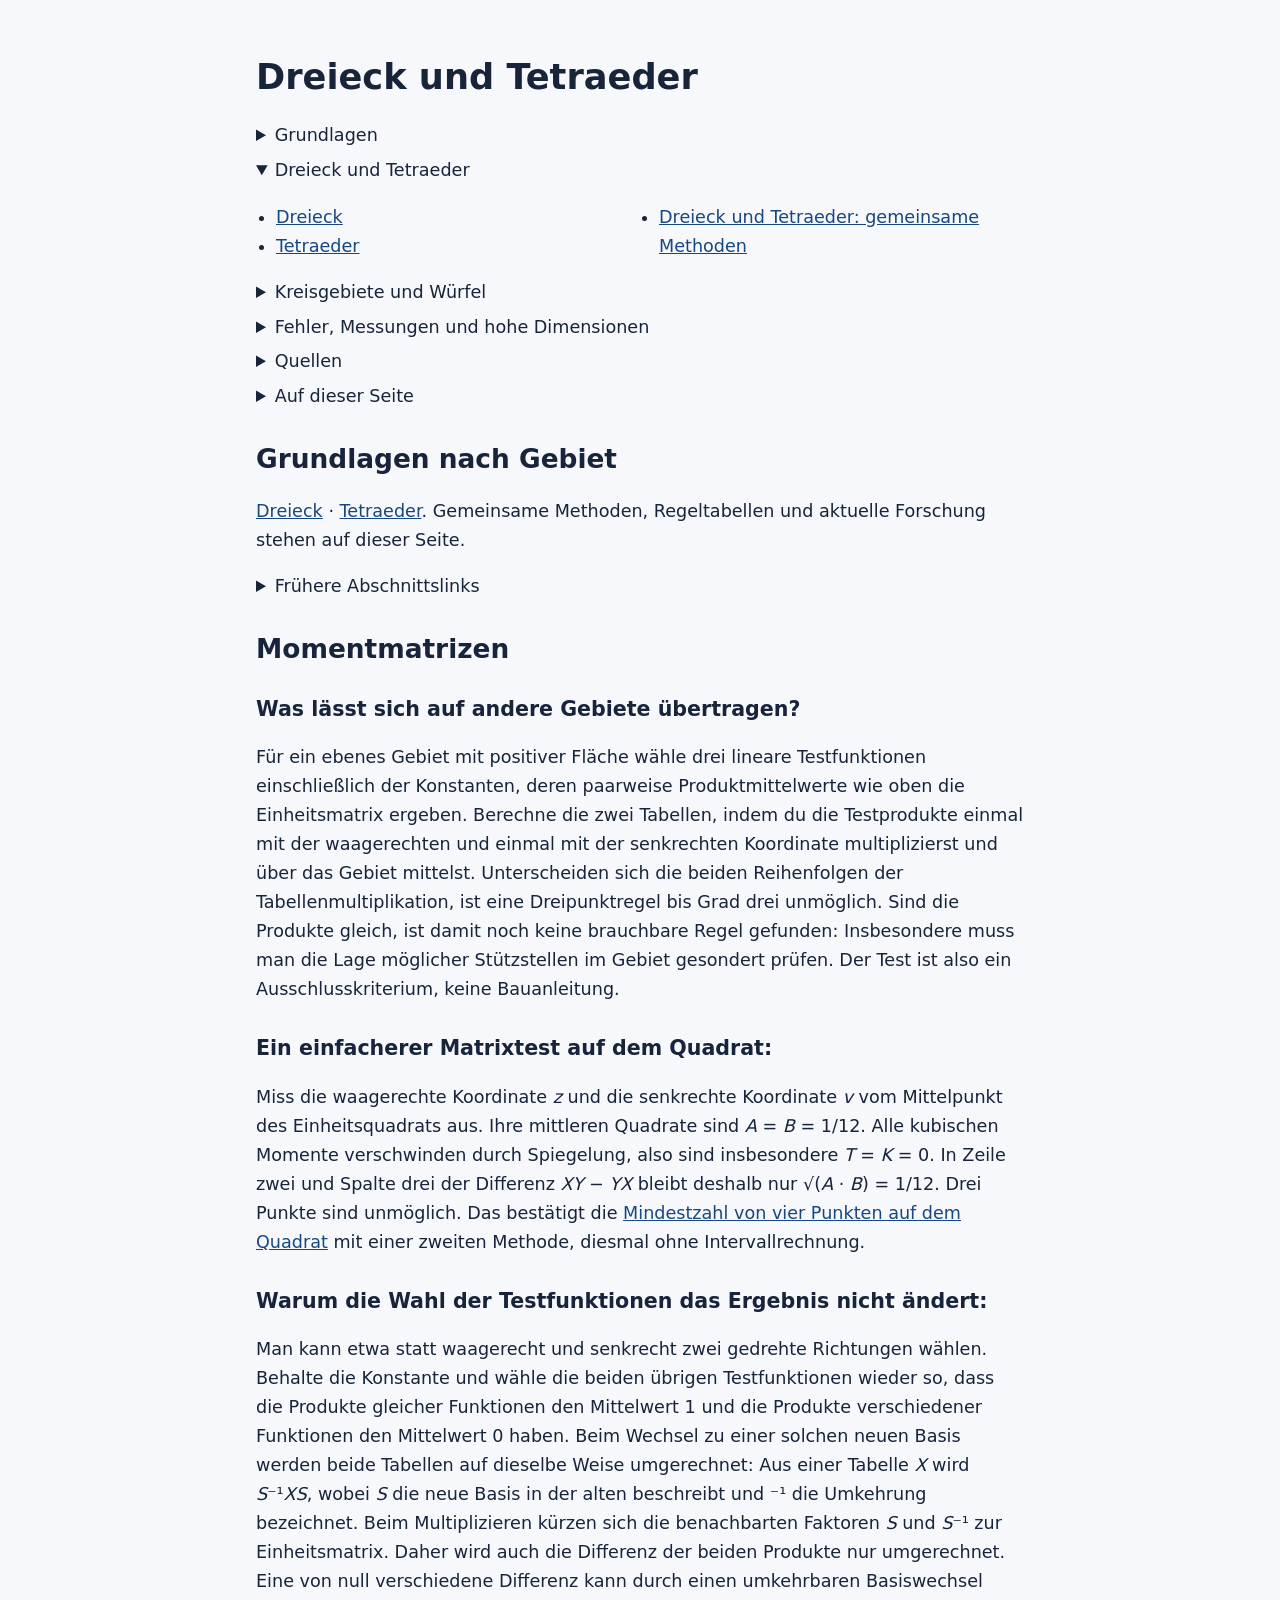
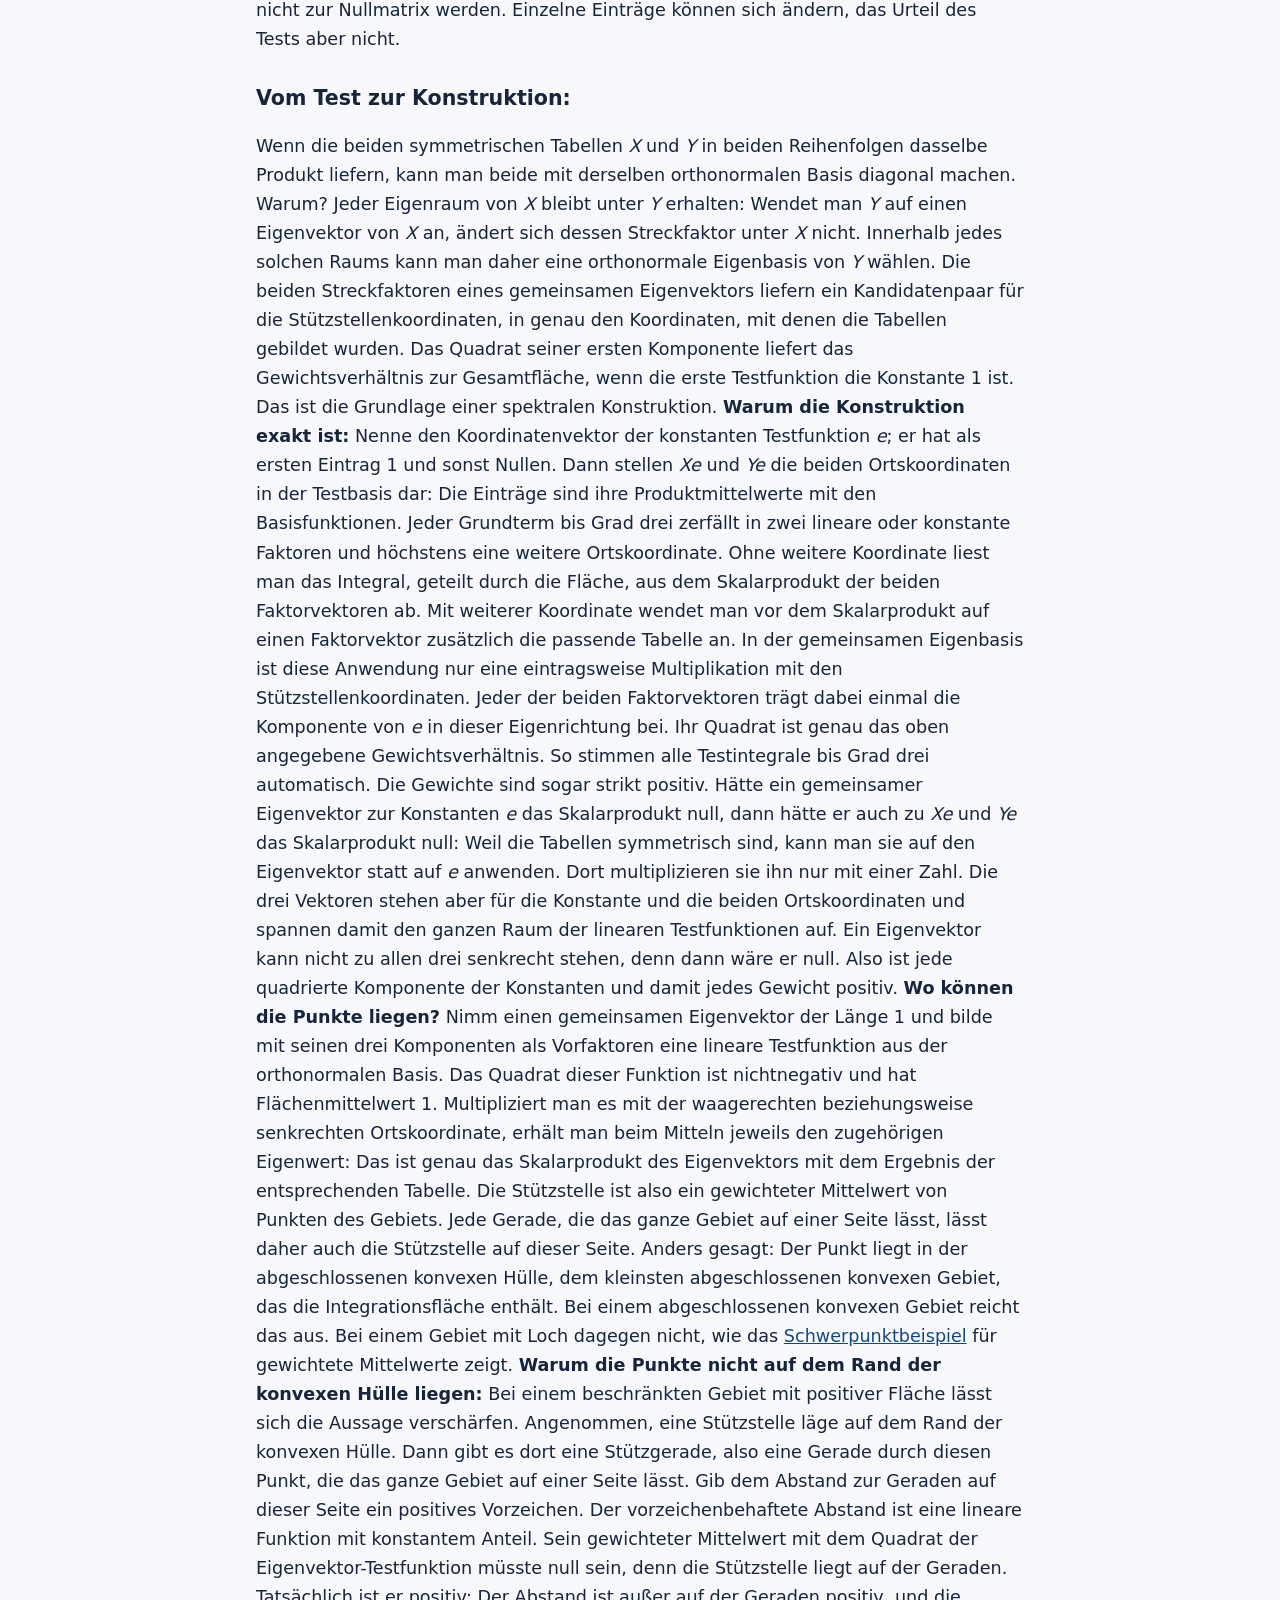
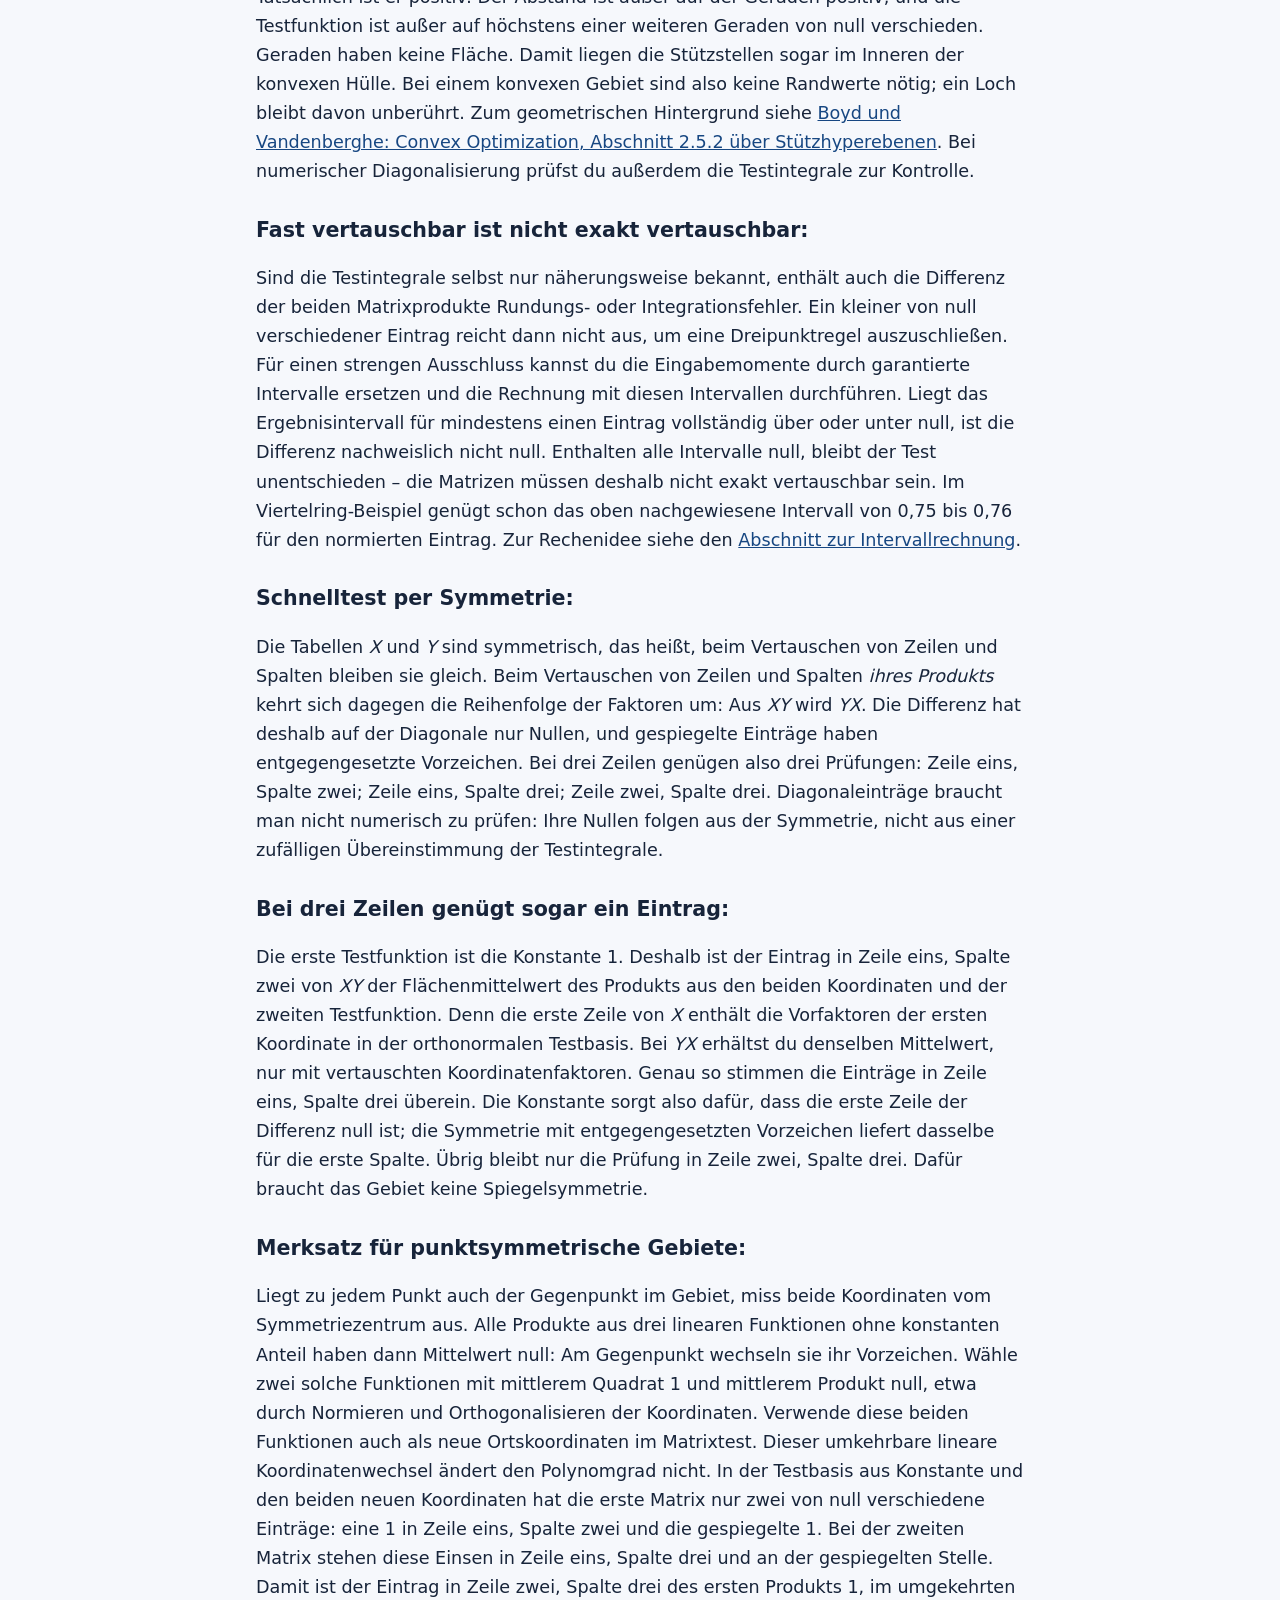
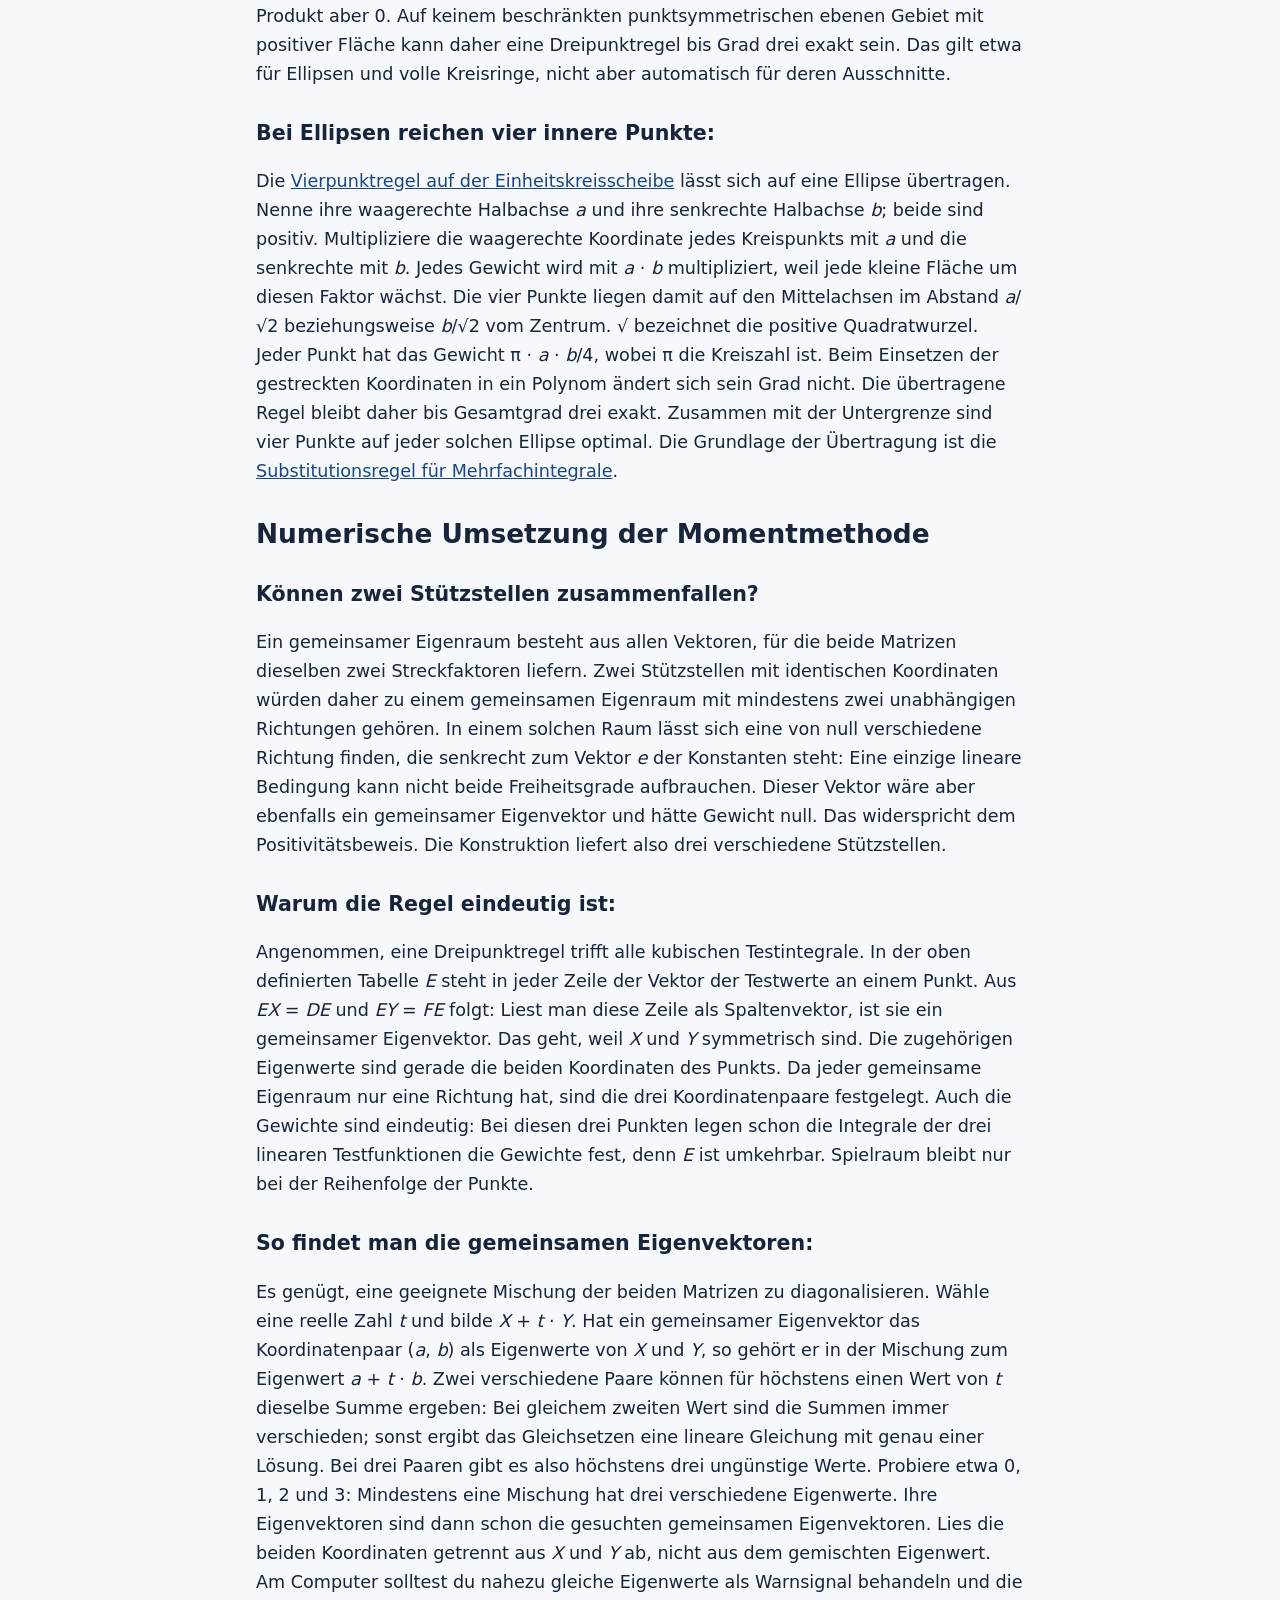
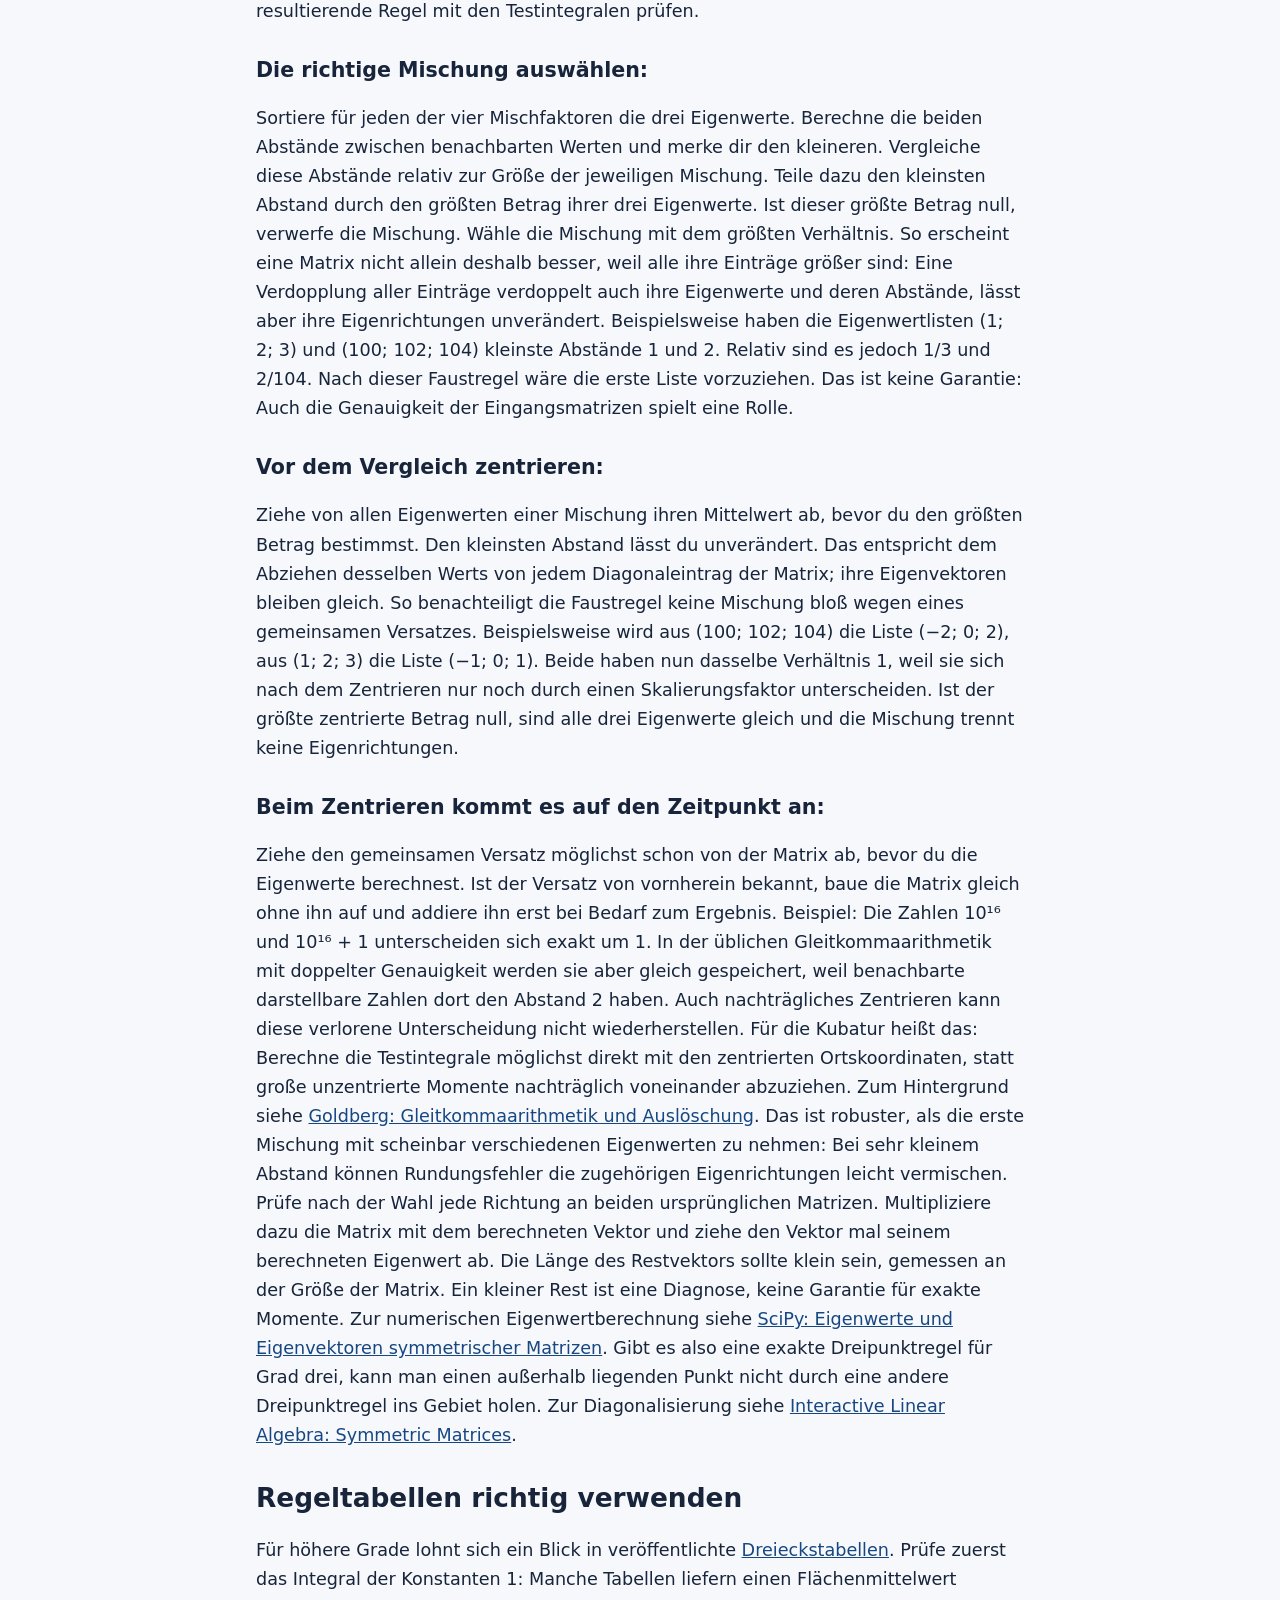
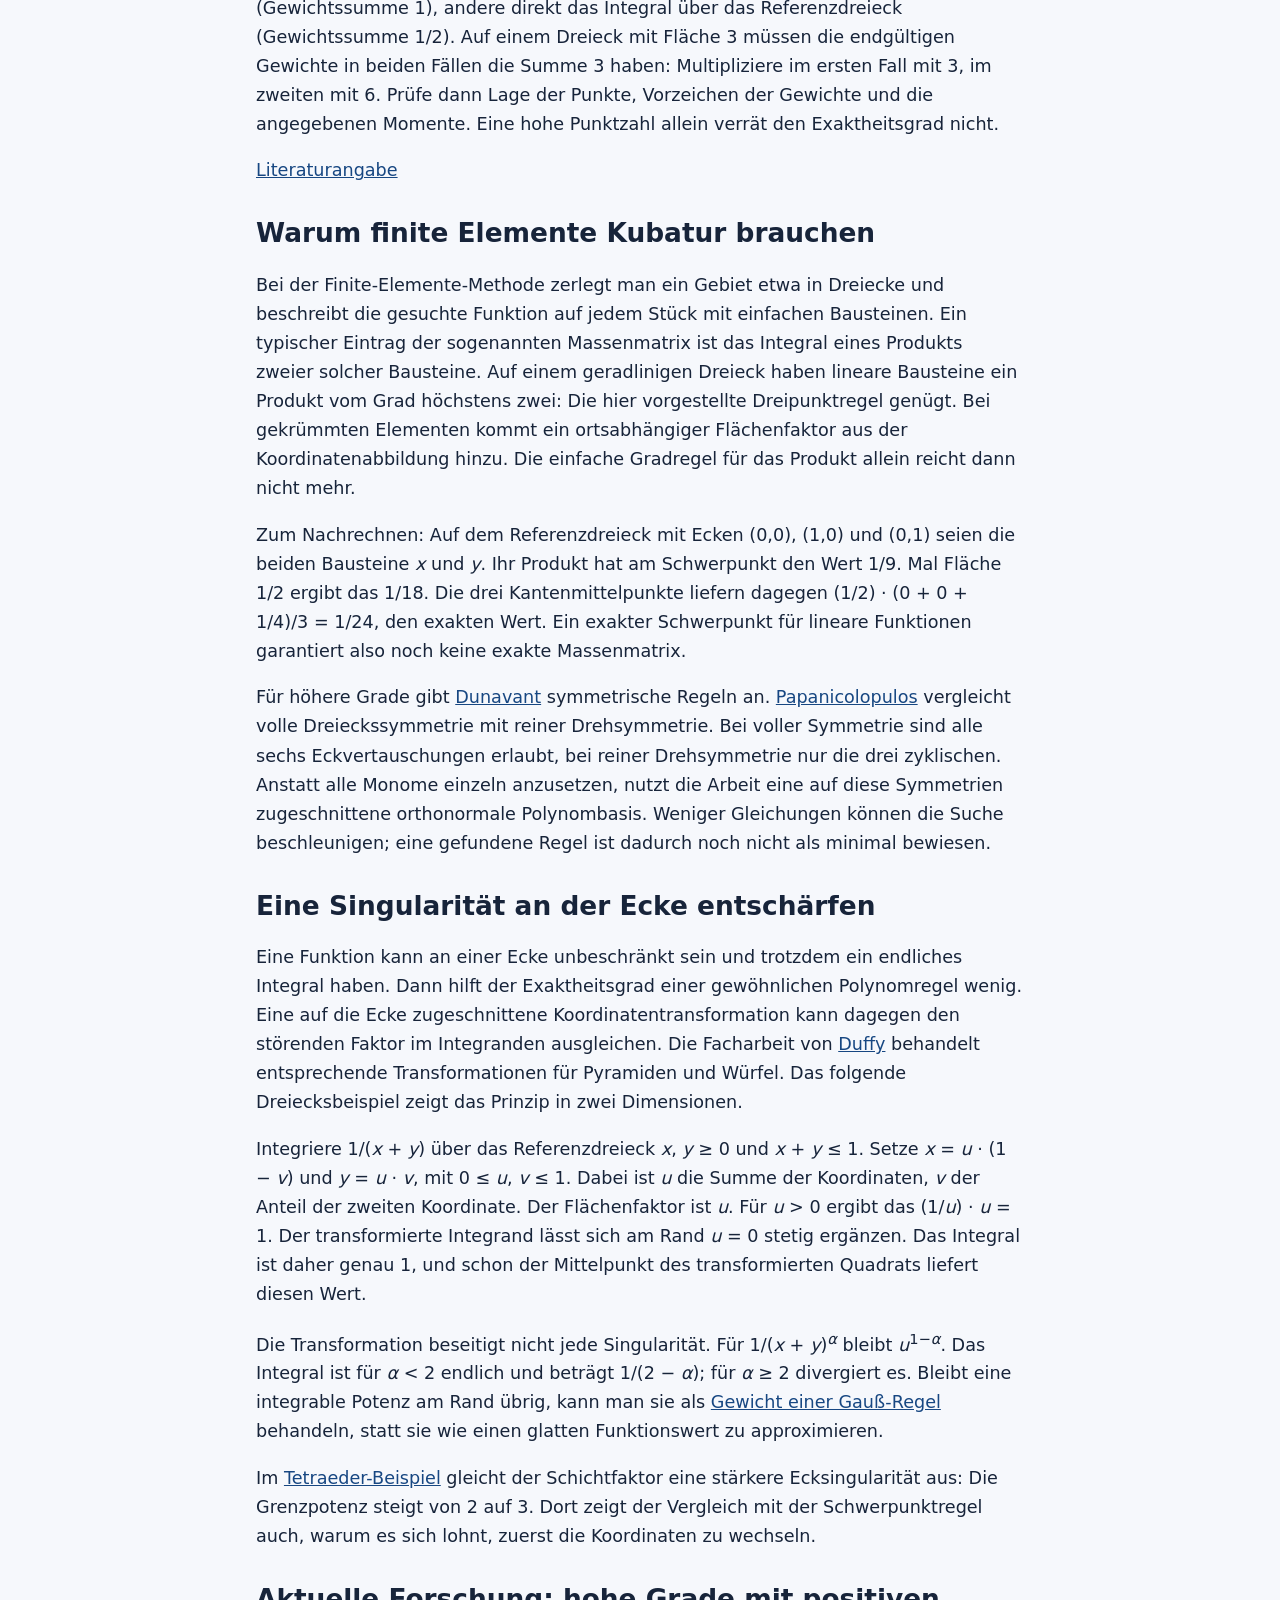
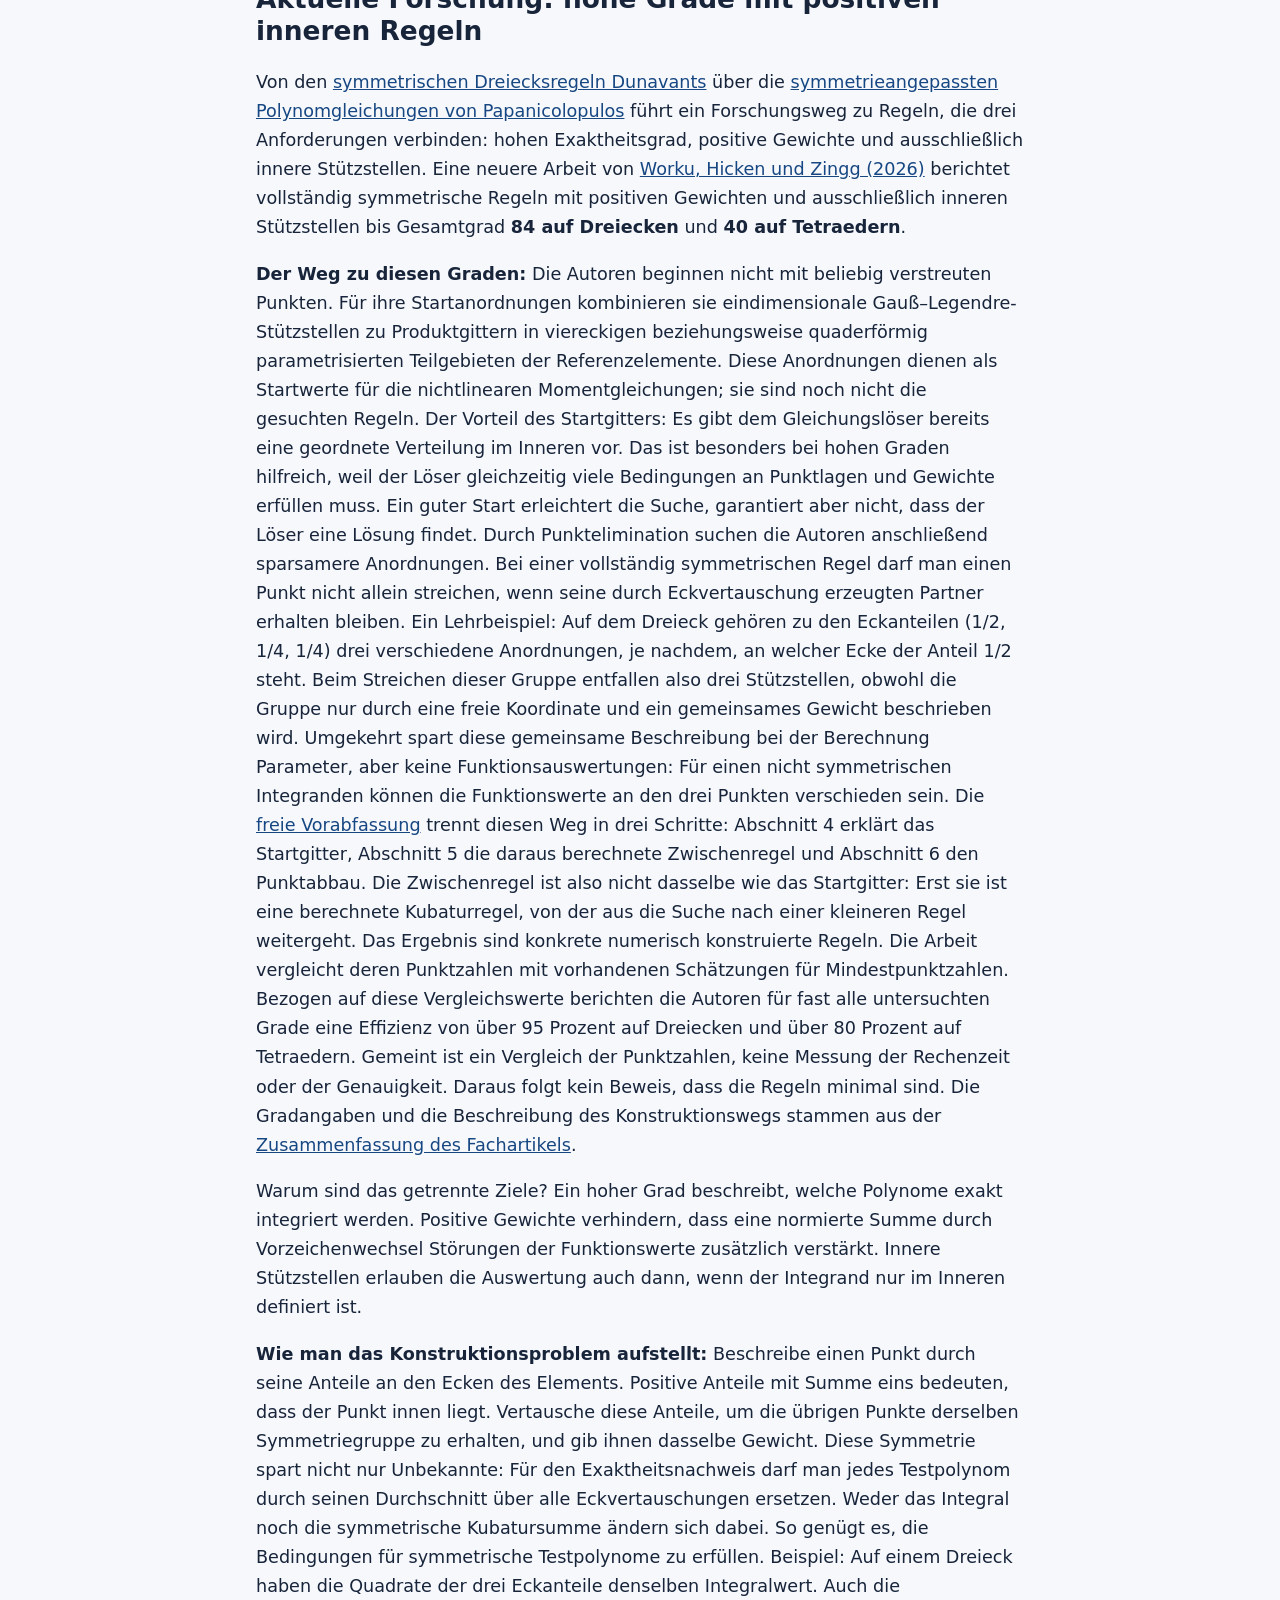
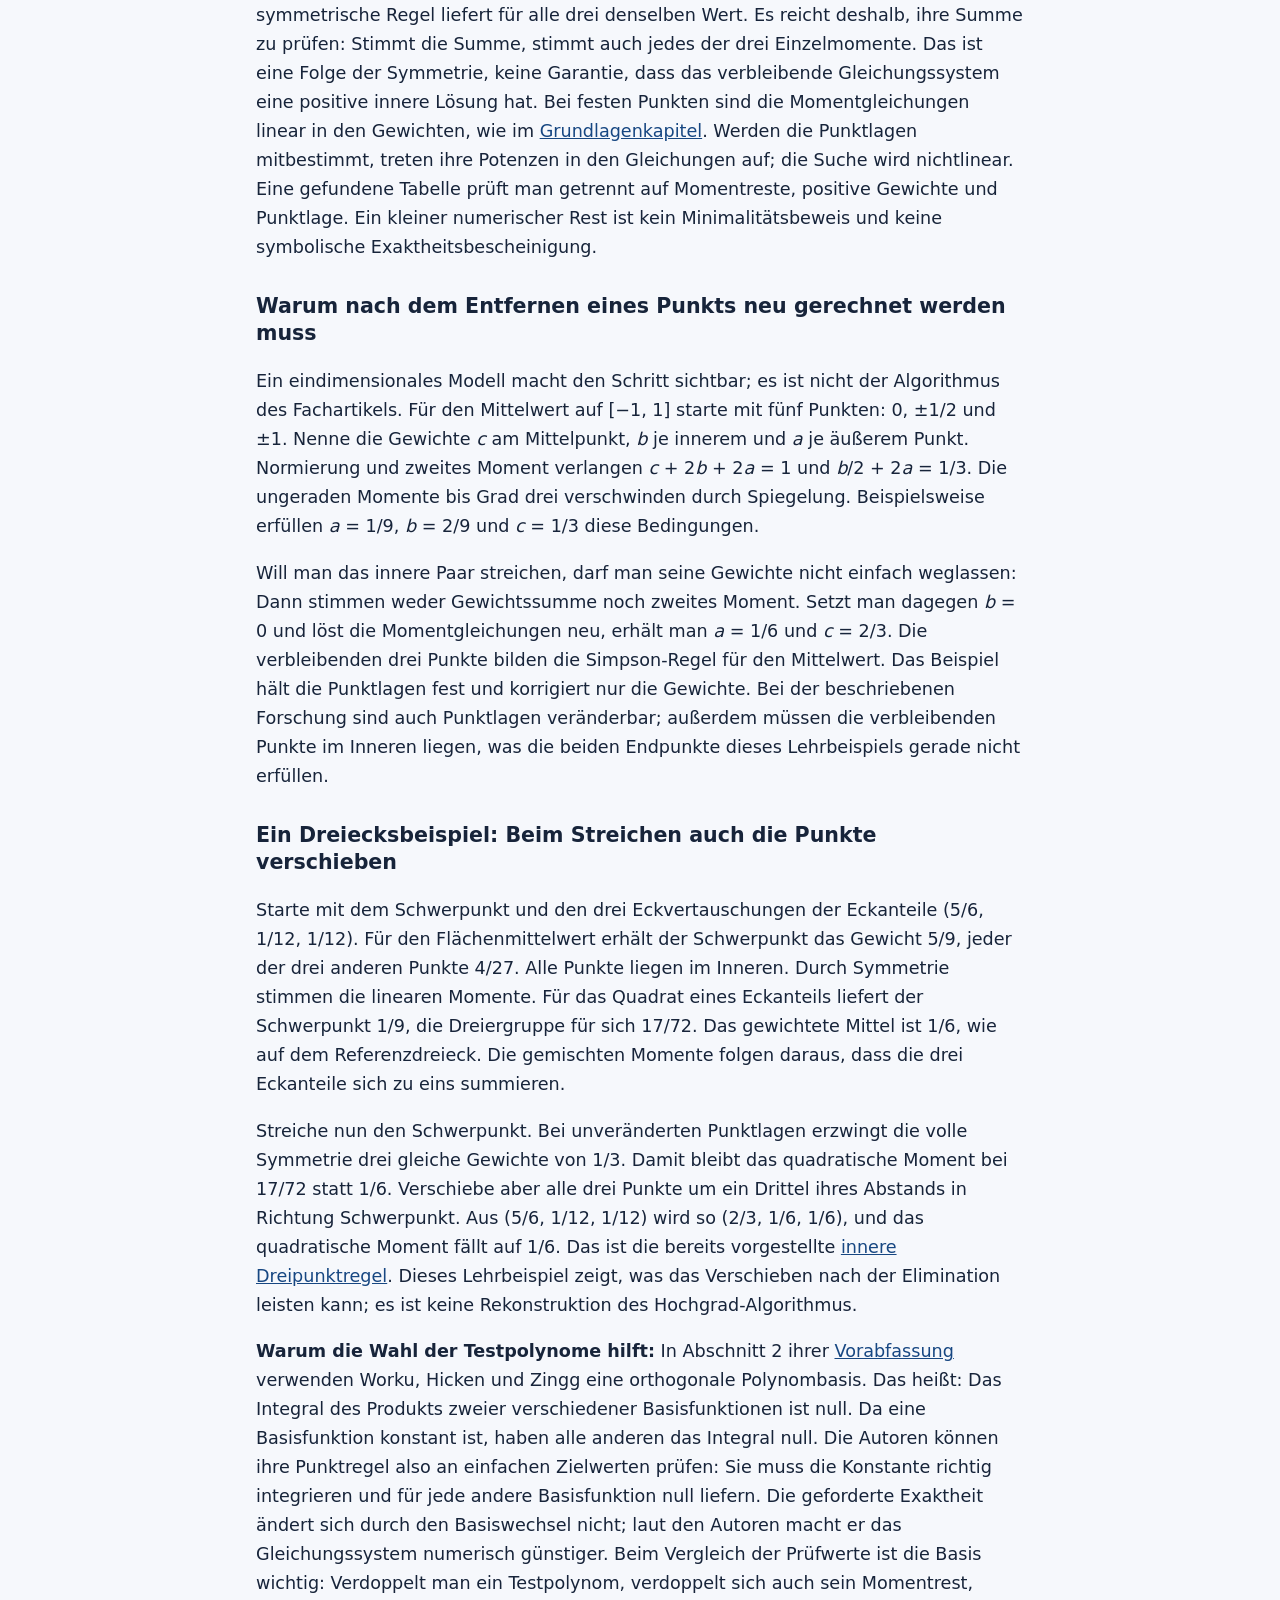
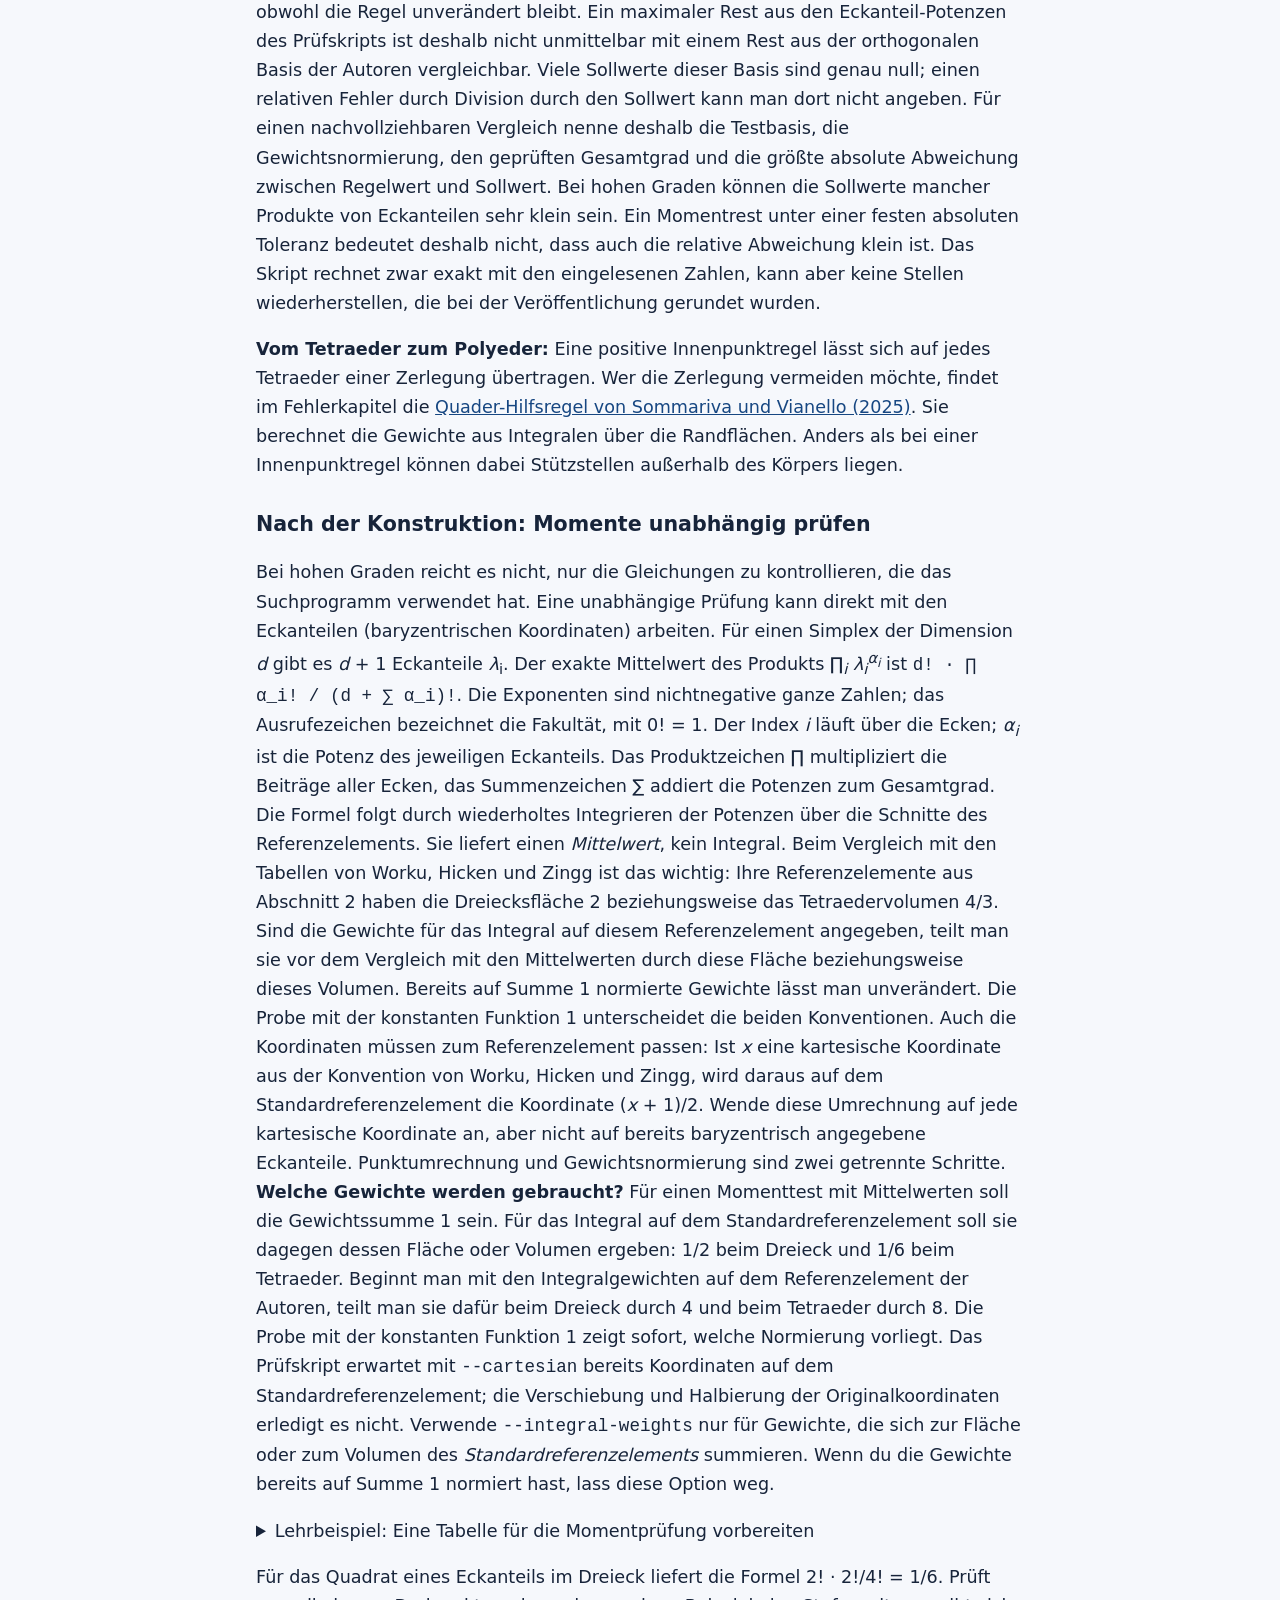
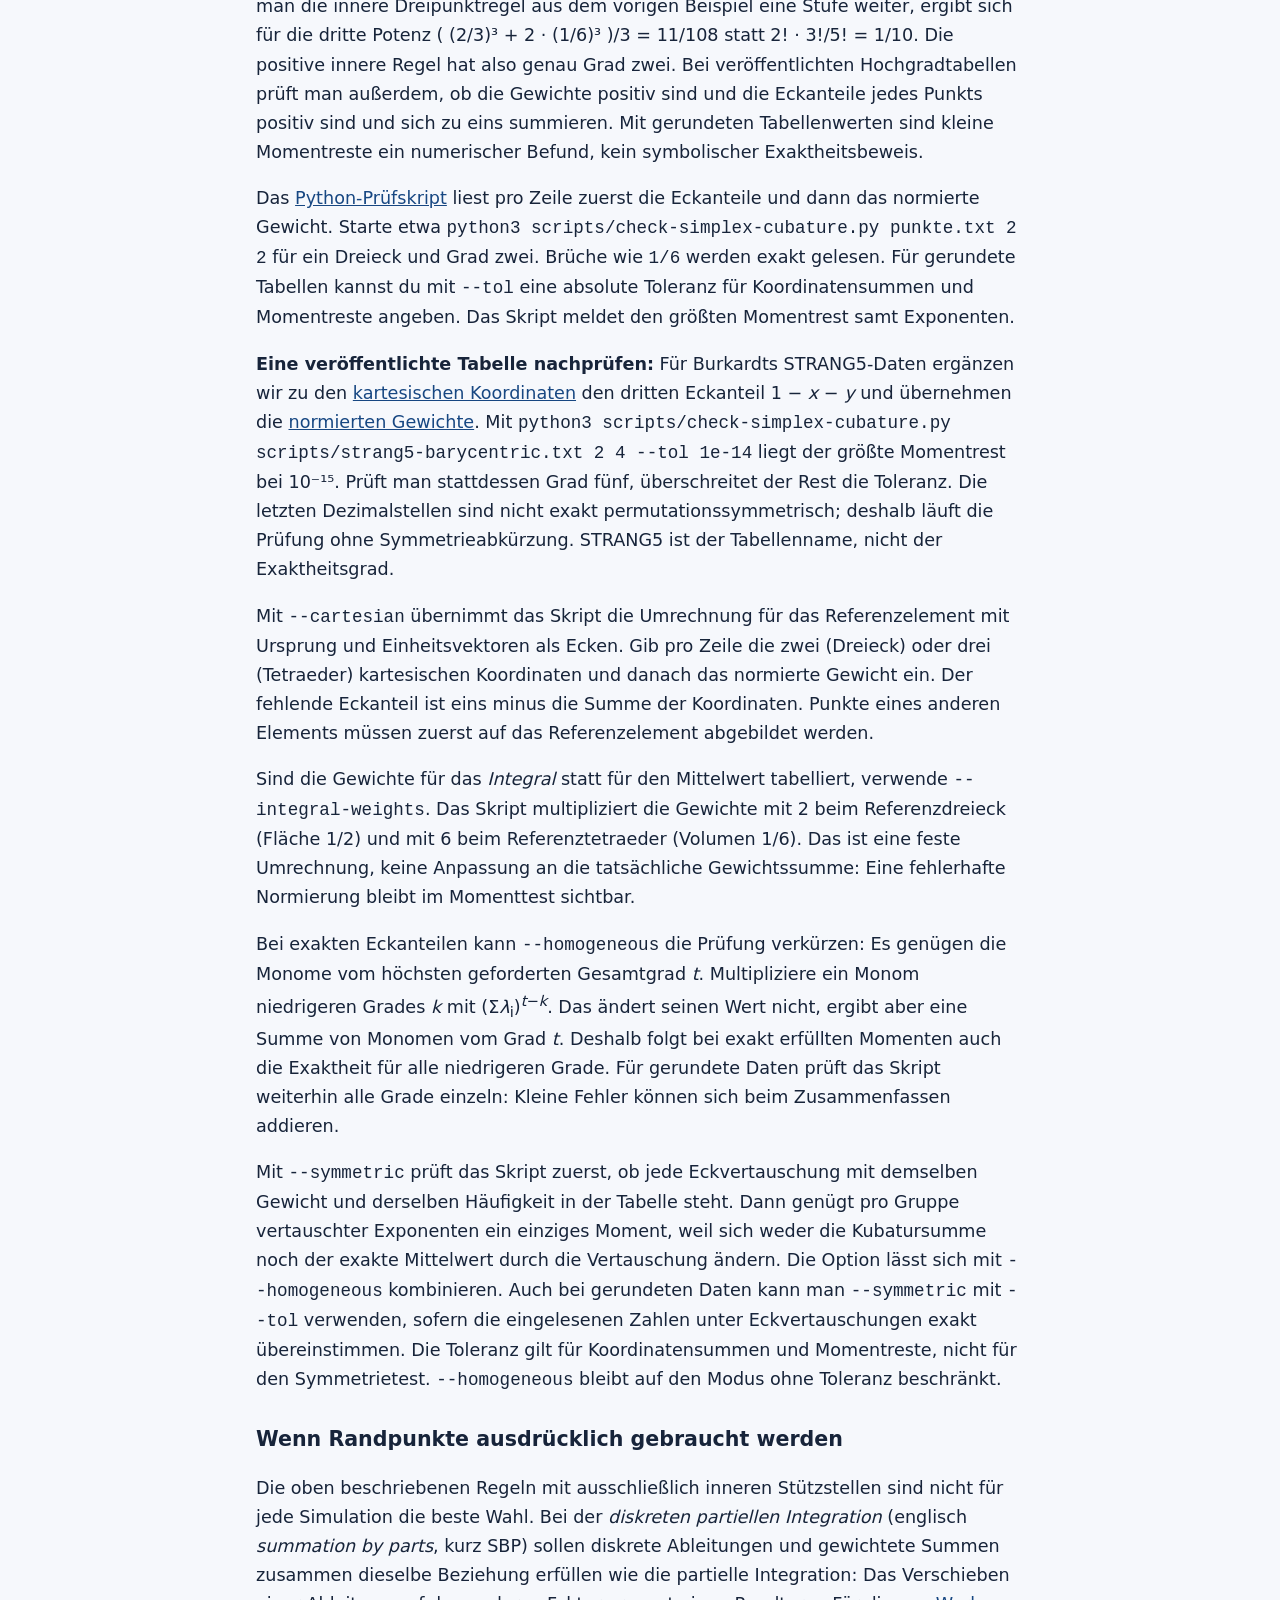
<file: dreieck-tetraeder.html>
<!doctype html>
<html lang="de"><head><meta charset="utf-8"><meta name="viewport" content="width=device-width, initial-scale=1"><title>Dreieck und Tetraeder | Kubatur</title><link rel="stylesheet" href="kubatur.css"></head><body><main>
<h1>Dreieck und Tetraeder</h1>
<nav class="kapitel" aria-label="Lernpfad"><details><summary>Grundlagen</summary><ul><li><a href="index.html">Kubatur: Einstieg und Grundlagen</a></li><li><a href="gauss.html">Gauß-Quadratur</a></li><li><a href="quadrat.html">Quadrat und Rechteck</a></li></ul></details><details open><summary>Dreieck und Tetraeder</summary><ul><li><a href="dreieck.html">Dreieck</a></li><li><a href="tetraeder.html">Tetraeder</a></li><li><a href="dreieck-tetraeder.html" aria-current="page">Dreieck und Tetraeder: gemeinsame Methoden</a></li></ul></details><details><summary>Kreisgebiete und Würfel</summary><ul><li><a href="kreis.html">Kreisscheibe, Sektor und Viertelring</a></li><li><a href="kreisring.html">Voller Kreisring</a></li><li><a href="wuerfel.html">Würfel und Hyperwürfel</a></li></ul></details><details><summary>Fehler, Messungen und hohe Dimensionen</summary><ul><li><a href="fehler.html">Fehlerschranken und adaptive Kubatur</a></li><li><a href="messungen.html">Kubatur mit Messrauschen</a></li><li><a href="viele-dimensionen.html">Methoden für viele Dimensionen</a></li></ul></details><details><summary>Quellen</summary><ul><li><a href="quellen.html">Quellen und Lesetipps</a></li></ul></details></nav>
<nav aria-label="Auf dieser Seite"><details><summary>Auf dieser Seite</summary><ol><li><a href="#vertiefung-133">Momentmatrizen</a></li><li><a href="#vertiefung-147">Numerische Umsetzung der Momentmethode</a></li><li><a href="#regeltabellen">Regeltabellen richtig verwenden</a></li><li><a href="#fem-kubatur">Warum finite Elemente Kubatur brauchen</a></li><li><a href="#duffy-transformation">Eine Singularität an der Ecke entschärfen</a></li><li><a href="#positive-innere-regeln">Aktuelle Forschung: hohe Grade mit positiven inneren Regeln</a></li><li><a href="#untergrenze-quadratargument">Bewiesene Untergrenze für die Punktzahl</a></li><li><a href="#momentstichproben">Momentstichproben nachrechnen</a></li></ol></details></nav>
<section><h2>Grundlagen nach Gebiet</h2><p><a href="dreieck.html">Dreieck</a> · <a href="tetraeder.html">Tetraeder</a>. Gemeinsame Methoden, Regeltabellen und aktuelle Forschung stehen auf dieser Seite.</p><details><summary>Frühere Abschnittslinks</summary><ul><li id="kubatur-auf-einem-dreieck"><a href="dreieck.html#kubatur-auf-einem-dreieck">Kubatur auf einem Dreieck</a></li><li id="grad-zwei-auf-dem-dreieck-drei-kantenmittelpunkte"><a href="dreieck.html#grad-zwei-auf-dem-dreieck-drei-kantenmittelpunkte">Grad zwei auf dem Dreieck: Drei Kantenmittelpunkte</a></li><li id="drei-punkte-im-inneren-des-dreiecks"><a href="dreieck.html#drei-punkte-im-inneren-des-dreiecks">Drei Punkte im Inneren des Dreiecks</a></li><li id="vom-referenzdreieck-zu-einem-beliebigen-dreieck"><a href="dreieck.html#vom-referenzdreieck-zu-einem-beliebigen-dreieck">Vom Referenzdreieck zu einem beliebigen Dreieck</a></li><li id="ein-ganzes-gebiet-aus-dreiecken-zusammensetzen"><a href="dreieck.html#ein-ganzes-gebiet-aus-dreiecken-zusammensetzen">Ein ganzes Gebiet aus Dreiecken zusammensetzen</a></li><li id="vom-dreieck-zum-tetraeder"><a href="tetraeder.html#vom-dreieck-zum-tetraeder">Vom Dreieck zum Tetraeder</a></li><li id="wann-reicht-der-schwerpunkt-im-tetraeder-nicht"><a href="tetraeder.html#wann-reicht-der-schwerpunkt-im-tetraeder-nicht">Wann reicht der Schwerpunkt im Tetraeder nicht?</a></li><li id="eine-vierpunktregel-fuer-quadratische-hoehen-im-tetraeder"><a href="tetraeder.html#eine-vierpunktregel-fuer-quadratische-hoehen-im-tetraeder">Eine Vierpunktregel für quadratische Höhen im Tetraeder</a></li><li id="warum-vier-punkte-im-tetraeder-auch-noetig-sind"><a href="tetraeder.html#warum-vier-punkte-im-tetraeder-auch-noetig-sind">Warum vier Punkte im Tetraeder auch nötig sind</a></li></ul></details></section><section id="vertiefung-133"><h2>Momentmatrizen</h2><h3>Was lässt sich auf andere Gebiete übertragen?</h3><p>Für ein ebenes Gebiet mit positiver Fläche wähle drei lineare Testfunktionen einschließlich der Konstanten, deren paarweise Produktmittelwerte wie oben die Einheitsmatrix ergeben. Berechne die zwei Tabellen, indem du die Testprodukte einmal mit der waagerechten und einmal mit der senkrechten Koordinate multiplizierst und über das Gebiet mittelst. Unterscheiden sich die beiden Reihenfolgen der Tabellenmultiplikation, ist eine Dreipunktregel bis Grad drei unmöglich. Sind die Produkte gleich, ist damit noch keine brauchbare Regel gefunden: Insbesondere muss man die Lage möglicher Stützstellen im Gebiet gesondert prüfen. Der Test ist also ein Ausschlusskriterium, keine Bauanleitung.</p><h3>Ein einfacherer Matrixtest auf dem Quadrat:</h3><p>Miss die waagerechte Koordinate <var>z</var> und die senkrechte Koordinate <var>v</var> vom Mittelpunkt des Einheitsquadrats aus. Ihre mittleren Quadrate sind <var>A</var> = <var>B</var> = 1/12. Alle kubischen Momente verschwinden durch Spiegelung, also sind insbesondere <var>T</var> = <var>K</var> = 0. In Zeile zwei und Spalte drei der Differenz <var>X</var><var>Y</var> − <var>Y</var><var>X</var> bleibt deshalb nur √(<var>A</var> · <var>B</var>) = 1/12. Drei Punkte sind unmöglich. Das bestätigt die <a href="quadrat.html#vier-punkte-minimal">Mindestzahl von vier Punkten auf dem Quadrat</a> mit einer zweiten Methode, diesmal ohne Intervallrechnung.</p><h3>Warum die Wahl der Testfunktionen das Ergebnis nicht ändert:</h3><p>Man kann etwa statt waagerecht und senkrecht zwei gedrehte Richtungen wählen. Behalte die Konstante und wähle die beiden übrigen Testfunktionen wieder so, dass die Produkte gleicher Funktionen den Mittelwert 1 und die Produkte verschiedener Funktionen den Mittelwert 0 haben. Beim Wechsel zu einer solchen neuen Basis werden beide Tabellen auf dieselbe Weise umgerechnet: Aus einer Tabelle <var>X</var> wird <var>S</var>⁻¹<var>X</var><var>S</var>, wobei <var>S</var> die neue Basis in der alten beschreibt und ⁻¹ die Umkehrung bezeichnet. Beim Multiplizieren kürzen sich die benachbarten Faktoren <var>S</var> und <var>S</var>⁻¹ zur Einheitsmatrix. Daher wird auch die Differenz der beiden Produkte nur umgerechnet. Eine von null verschiedene Differenz kann durch einen umkehrbaren Basiswechsel nicht zur Nullmatrix werden. Einzelne Einträge können sich ändern, das Urteil des Tests aber nicht.</p><h3>Vom Test zur Konstruktion:</h3><p>Wenn die beiden symmetrischen Tabellen <var>X</var> und <var>Y</var> in beiden Reihenfolgen dasselbe Produkt liefern, kann man beide mit derselben orthonormalen Basis diagonal machen. Warum? Jeder Eigenraum von <var>X</var> bleibt unter <var>Y</var> erhalten: Wendet man <var>Y</var> auf einen Eigenvektor von <var>X</var> an, ändert sich dessen Streckfaktor unter <var>X</var> nicht. Innerhalb jedes solchen Raums kann man daher eine orthonormale Eigenbasis von <var>Y</var> wählen. Die beiden Streckfaktoren eines gemeinsamen Eigenvektors liefern ein Kandidatenpaar für die Stützstellenkoordinaten, in genau den Koordinaten, mit denen die Tabellen gebildet wurden. Das Quadrat seiner ersten Komponente liefert das Gewichtsverhältnis zur Gesamtfläche, wenn die erste Testfunktion die Konstante 1 ist. Das ist die Grundlage einer spektralen Konstruktion. <strong>Warum die Konstruktion exakt ist:</strong> Nenne den Koordinatenvektor der konstanten Testfunktion <var>e</var>; er hat als ersten Eintrag 1 und sonst Nullen. Dann stellen <var>X</var><var>e</var> und <var>Y</var><var>e</var> die beiden Ortskoordinaten in der Testbasis dar: Die Einträge sind ihre Produktmittelwerte mit den Basisfunktionen. Jeder Grundterm bis Grad drei zerfällt in zwei lineare oder konstante Faktoren und höchstens eine weitere Ortskoordinate. Ohne weitere Koordinate liest man das Integral, geteilt durch die Fläche, aus dem Skalarprodukt der beiden Faktorvektoren ab. Mit weiterer Koordinate wendet man vor dem Skalarprodukt auf einen Faktorvektor zusätzlich die passende Tabelle an. In der gemeinsamen Eigenbasis ist diese Anwendung nur eine eintragsweise Multiplikation mit den Stützstellenkoordinaten. Jeder der beiden Faktorvektoren trägt dabei einmal die Komponente von <var>e</var> in dieser Eigenrichtung bei. Ihr Quadrat ist genau das oben angegebene Gewichtsverhältnis. So stimmen alle Testintegrale bis Grad drei automatisch. Die Gewichte sind sogar strikt positiv. Hätte ein gemeinsamer Eigenvektor zur Konstanten <var>e</var> das Skalarprodukt null, dann hätte er auch zu <var>X</var><var>e</var> und <var>Y</var><var>e</var> das Skalarprodukt null: Weil die Tabellen symmetrisch sind, kann man sie auf den Eigenvektor statt auf <var>e</var> anwenden. Dort multiplizieren sie ihn nur mit einer Zahl. Die drei Vektoren stehen aber für die Konstante und die beiden Ortskoordinaten und spannen damit den ganzen Raum der linearen Testfunktionen auf. Ein Eigenvektor kann nicht zu allen drei senkrecht stehen, denn dann wäre er null. Also ist jede quadrierte Komponente der Konstanten und damit jedes Gewicht positiv. <strong>Wo können die Punkte liegen?</strong> Nimm einen gemeinsamen Eigenvektor der Länge 1 und bilde mit seinen drei Komponenten als Vorfaktoren eine lineare Testfunktion aus der orthonormalen Basis. Das Quadrat dieser Funktion ist nichtnegativ und hat Flächenmittelwert 1. Multipliziert man es mit der waagerechten beziehungsweise senkrechten Ortskoordinate, erhält man beim Mitteln jeweils den zugehörigen Eigenwert: Das ist genau das Skalarprodukt des Eigenvektors mit dem Ergebnis der entsprechenden Tabelle. Die Stützstelle ist also ein gewichteter Mittelwert von Punkten des Gebiets. Jede Gerade, die das ganze Gebiet auf einer Seite lässt, lässt daher auch die Stützstelle auf dieser Seite. Anders gesagt: Der Punkt liegt in der abgeschlossenen konvexen Hülle, dem kleinsten abgeschlossenen konvexen Gebiet, das die Integrationsfläche enthält. Bei einem abgeschlossenen konvexen Gebiet reicht das aus. Bei einem Gebiet mit Loch dagegen nicht, wie das <a href="kreis.html#schwerpunkt-im-loch">Schwerpunktbeispiel</a> für gewichtete Mittelwerte zeigt. <strong>Warum die Punkte nicht auf dem Rand der konvexen Hülle liegen:</strong> Bei einem beschränkten Gebiet mit positiver Fläche lässt sich die Aussage verschärfen. Angenommen, eine Stützstelle läge auf dem Rand der konvexen Hülle. Dann gibt es dort eine Stützgerade, also eine Gerade durch diesen Punkt, die das ganze Gebiet auf einer Seite lässt. Gib dem Abstand zur Geraden auf dieser Seite ein positives Vorzeichen. Der vorzeichenbehaftete Abstand ist eine lineare Funktion mit konstantem Anteil. Sein gewichteter Mittelwert mit dem Quadrat der Eigenvektor-Testfunktion müsste null sein, denn die Stützstelle liegt auf der Geraden. Tatsächlich ist er positiv: Der Abstand ist außer auf der Geraden positiv, und die Testfunktion ist außer auf höchstens einer weiteren Geraden von null verschieden. Geraden haben keine Fläche. Damit liegen die Stützstellen sogar im Inneren der konvexen Hülle. Bei einem konvexen Gebiet sind also keine Randwerte nötig; ein Loch bleibt davon unberührt. Zum geometrischen Hintergrund siehe <a href="https://web.stanford.edu/~boyd/cvxbook/bv_cvxbook.pdf">Boyd und Vandenberghe: Convex Optimization, Abschnitt 2.5.2 über Stützhyperebenen</a>. Bei numerischer Diagonalisierung prüfst du außerdem die Testintegrale zur Kontrolle.</p><h3>Fast vertauschbar ist nicht exakt vertauschbar:</h3><p>Sind die Testintegrale selbst nur näherungsweise bekannt, enthält auch die Differenz der beiden Matrixprodukte Rundungs- oder Integrationsfehler. Ein kleiner von null verschiedener Eintrag reicht dann nicht aus, um eine Dreipunktregel auszuschließen. Für einen strengen Ausschluss kannst du die Eingabemomente durch garantierte Intervalle ersetzen und die Rechnung mit diesen Intervallen durchführen. Liegt das Ergebnisintervall für mindestens einen Eintrag vollständig über oder unter null, ist die Differenz nachweislich nicht null. Enthalten alle Intervalle null, bleibt der Test unentschieden – die Matrizen müssen deshalb nicht exakt vertauschbar sein. Im Viertelring-Beispiel genügt schon das oben nachgewiesene Intervall von 0,75 bis 0,76 für den normierten Eintrag. Zur Rechenidee siehe den <a href="fehler.html#produkt-fehler-intervall">Abschnitt zur Intervallrechnung</a>.</p><h3>Schnelltest per Symmetrie:</h3><p>Die Tabellen <var>X</var> und <var>Y</var> sind symmetrisch, das heißt, beim Vertauschen von Zeilen und Spalten bleiben sie gleich. Beim Vertauschen von Zeilen und Spalten <em>ihres Produkts</em> kehrt sich dagegen die Reihenfolge der Faktoren um: Aus <var>X</var><var>Y</var> wird <var>Y</var><var>X</var>. Die Differenz hat deshalb auf der Diagonale nur Nullen, und gespiegelte Einträge haben entgegengesetzte Vorzeichen. Bei drei Zeilen genügen also drei Prüfungen: Zeile eins, Spalte zwei; Zeile eins, Spalte drei; Zeile zwei, Spalte drei. Diagonaleinträge braucht man nicht numerisch zu prüfen: Ihre Nullen folgen aus der Symmetrie, nicht aus einer zufälligen Übereinstimmung der Testintegrale.</p><h3>Bei drei Zeilen genügt sogar ein Eintrag:</h3><p>Die erste Testfunktion ist die Konstante 1. Deshalb ist der Eintrag in Zeile eins, Spalte zwei von <var>X</var><var>Y</var> der Flächenmittelwert des Produkts aus den beiden Koordinaten und der zweiten Testfunktion. Denn die erste Zeile von <var>X</var> enthält die Vorfaktoren der ersten Koordinate in der orthonormalen Testbasis. Bei <var>Y</var><var>X</var> erhältst du denselben Mittelwert, nur mit vertauschten Koordinatenfaktoren. Genau so stimmen die Einträge in Zeile eins, Spalte drei überein. Die Konstante sorgt also dafür, dass die erste Zeile der Differenz null ist; die Symmetrie mit entgegengesetzten Vorzeichen liefert dasselbe für die erste Spalte. Übrig bleibt nur die Prüfung in Zeile zwei, Spalte drei. Dafür braucht das Gebiet keine Spiegelsymmetrie.</p><h3>Merksatz für punktsymmetrische Gebiete:</h3><p>Liegt zu jedem Punkt auch der Gegenpunkt im Gebiet, miss beide Koordinaten vom Symmetriezentrum aus. Alle Produkte aus drei linearen Funktionen ohne konstanten Anteil haben dann Mittelwert null: Am Gegenpunkt wechseln sie ihr Vorzeichen. Wähle zwei solche Funktionen mit mittlerem Quadrat 1 und mittlerem Produkt null, etwa durch Normieren und Orthogonalisieren der Koordinaten. Verwende diese beiden Funktionen auch als neue Ortskoordinaten im Matrixtest. Dieser umkehrbare lineare Koordinatenwechsel ändert den Polynomgrad nicht. In der Testbasis aus Konstante und den beiden neuen Koordinaten hat die erste Matrix nur zwei von null verschiedene Einträge: eine 1 in Zeile eins, Spalte zwei und die gespiegelte 1. Bei der zweiten Matrix stehen diese Einsen in Zeile eins, Spalte drei und an der gespiegelten Stelle. Damit ist der Eintrag in Zeile zwei, Spalte drei des ersten Produkts 1, im umgekehrten Produkt aber 0. Auf keinem beschränkten punktsymmetrischen ebenen Gebiet mit positiver Fläche kann daher eine Dreipunktregel bis Grad drei exakt sein. Das gilt etwa für Ellipsen und volle Kreisringe, nicht aber automatisch für deren Ausschnitte.</p><h3>Bei Ellipsen reichen vier innere Punkte:</h3><p>Die <a href="kreis.html#kreis-vier-punkte">Vierpunktregel auf der Einheitskreisscheibe</a> lässt sich auf eine Ellipse übertragen. Nenne ihre waagerechte Halbachse <var>a</var> und ihre senkrechte Halbachse <var>b</var>; beide sind positiv. Multipliziere die waagerechte Koordinate jedes Kreispunkts mit <var>a</var> und die senkrechte mit <var>b</var>. Jedes Gewicht wird mit <var>a</var> · <var>b</var> multipliziert, weil jede kleine Fläche um diesen Faktor wächst. Die vier Punkte liegen damit auf den Mittelachsen im Abstand <var>a</var>/√2 beziehungsweise <var>b</var>/√2 vom Zentrum. √ bezeichnet die positive Quadratwurzel. Jeder Punkt hat das Gewicht π · <var>a</var> · <var>b</var>/4, wobei π die Kreiszahl ist. Beim Einsetzen der gestreckten Koordinaten in ein Polynom ändert sich sein Grad nicht. Die übertragene Regel bleibt daher bis Gesamtgrad drei exakt. Zusammen mit der Untergrenze sind vier Punkte auf jeder solchen Ellipse optimal. Die Grundlage der Übertragung ist die <a href="https://openstax.org/books/calculus-volume-3/pages/5-7-change-of-variables-in-multiple-integrals">Substitutionsregel für Mehrfachintegrale</a>.</p></section>
<section id="vertiefung-147"><h2>Numerische Umsetzung der Momentmethode</h2><h3>Können zwei Stützstellen zusammenfallen?</h3><p>Ein gemeinsamer Eigenraum besteht aus allen Vektoren, für die beide Matrizen dieselben zwei Streckfaktoren liefern. Zwei Stützstellen mit identischen Koordinaten würden daher zu einem gemeinsamen Eigenraum mit mindestens zwei unabhängigen Richtungen gehören. In einem solchen Raum lässt sich eine von null verschiedene Richtung finden, die senkrecht zum Vektor <var>e</var> der Konstanten steht: Eine einzige lineare Bedingung kann nicht beide Freiheitsgrade aufbrauchen. Dieser Vektor wäre aber ebenfalls ein gemeinsamer Eigenvektor und hätte Gewicht null. Das widerspricht dem Positivitätsbeweis. Die Konstruktion liefert also drei verschiedene Stützstellen.</p><h3>Warum die Regel eindeutig ist:</h3><p>Angenommen, eine Dreipunktregel trifft alle kubischen Testintegrale. In der oben definierten Tabelle <var>E</var> steht in jeder Zeile der Vektor der Testwerte an einem Punkt. Aus <var>E</var><var>X</var> = <var>D</var><var>E</var> und <var>E</var><var>Y</var> = <var>F</var><var>E</var> folgt: Liest man diese Zeile als Spaltenvektor, ist sie ein gemeinsamer Eigenvektor. Das geht, weil <var>X</var> und <var>Y</var> symmetrisch sind. Die zugehörigen Eigenwerte sind gerade die beiden Koordinaten des Punkts. Da jeder gemeinsame Eigenraum nur eine Richtung hat, sind die drei Koordinatenpaare festgelegt. Auch die Gewichte sind eindeutig: Bei diesen drei Punkten legen schon die Integrale der drei linearen Testfunktionen die Gewichte fest, denn <var>E</var> ist umkehrbar. Spielraum bleibt nur bei der Reihenfolge der Punkte.</p><h3>So findet man die gemeinsamen Eigenvektoren:</h3><p>Es genügt, eine geeignete Mischung der beiden Matrizen zu diagonalisieren. Wähle eine reelle Zahl <var>t</var> und bilde <var>X</var> + <var>t</var> · <var>Y</var>. Hat ein gemeinsamer Eigenvektor das Koordinatenpaar (<var>a</var>, <var>b</var>) als Eigenwerte von <var>X</var> und <var>Y</var>, so gehört er in der Mischung zum Eigenwert <var>a</var> + <var>t</var> · <var>b</var>. Zwei verschiedene Paare können für höchstens einen Wert von <var>t</var> dieselbe Summe ergeben: Bei gleichem zweiten Wert sind die Summen immer verschieden; sonst ergibt das Gleichsetzen eine lineare Gleichung mit genau einer Lösung. Bei drei Paaren gibt es also höchstens drei ungünstige Werte. Probiere etwa 0, 1, 2 und 3: Mindestens eine Mischung hat drei verschiedene Eigenwerte. Ihre Eigenvektoren sind dann schon die gesuchten gemeinsamen Eigenvektoren. Lies die beiden Koordinaten getrennt aus <var>X</var> und <var>Y</var> ab, nicht aus dem gemischten Eigenwert. Am Computer solltest du nahezu gleiche Eigenwerte als Warnsignal behandeln und die resultierende Regel mit den Testintegralen prüfen.</p><h3>Die richtige Mischung auswählen:</h3><p>Sortiere für jeden der vier Mischfaktoren die drei Eigenwerte. Berechne die beiden Abstände zwischen benachbarten Werten und merke dir den kleineren. Vergleiche diese Abstände relativ zur Größe der jeweiligen Mischung. Teile dazu den kleinsten Abstand durch den größten Betrag ihrer drei Eigenwerte. Ist dieser größte Betrag null, verwerfe die Mischung. Wähle die Mischung mit dem größten Verhältnis. So erscheint eine Matrix nicht allein deshalb besser, weil alle ihre Einträge größer sind: Eine Verdopplung aller Einträge verdoppelt auch ihre Eigenwerte und deren Abstände, lässt aber ihre Eigenrichtungen unverändert. Beispielsweise haben die Eigenwertlisten (1; 2; 3) und (100; 102; 104) kleinste Abstände 1 und 2. Relativ sind es jedoch 1/3 und 2/104. Nach dieser Faustregel wäre die erste Liste vorzuziehen. Das ist keine Garantie: Auch die Genauigkeit der Eingangsmatrizen spielt eine Rolle.</p><h3>Vor dem Vergleich zentrieren:</h3><p>Ziehe von allen Eigenwerten einer Mischung ihren Mittelwert ab, bevor du den größten Betrag bestimmst. Den kleinsten Abstand lässt du unverändert. Das entspricht dem Abziehen desselben Werts von jedem Diagonaleintrag der Matrix; ihre Eigenvektoren bleiben gleich. So benachteiligt die Faustregel keine Mischung bloß wegen eines gemeinsamen Versatzes. Beispielsweise wird aus (100; 102; 104) die Liste (−2; 0; 2), aus (1; 2; 3) die Liste (−1; 0; 1). Beide haben nun dasselbe Verhältnis 1, weil sie sich nach dem Zentrieren nur noch durch einen Skalierungsfaktor unterscheiden. Ist der größte zentrierte Betrag null, sind alle drei Eigenwerte gleich und die Mischung trennt keine Eigenrichtungen.</p><h3>Beim Zentrieren kommt es auf den Zeitpunkt an:</h3><p>Ziehe den gemeinsamen Versatz möglichst schon von der Matrix ab, bevor du die Eigenwerte berechnest. Ist der Versatz von vornherein bekannt, baue die Matrix gleich ohne ihn auf und addiere ihn erst bei Bedarf zum Ergebnis. Beispiel: Die Zahlen 10¹⁶ und 10¹⁶ + 1 unterscheiden sich exakt um 1. In der üblichen Gleitkommaarithmetik mit doppelter Genauigkeit werden sie aber gleich gespeichert, weil benachbarte darstellbare Zahlen dort den Abstand 2 haben. Auch nachträgliches Zentrieren kann diese verlorene Unterscheidung nicht wiederherstellen. Für die Kubatur heißt das: Berechne die Testintegrale möglichst direkt mit den zentrierten Ortskoordinaten, statt große unzentrierte Momente nachträglich voneinander abzuziehen. Zum Hintergrund siehe <a href="https://docs.oracle.com/cd/E19957-01/806-3568/ncg_goldberg.html">Goldberg: Gleitkommaarithmetik und Auslöschung</a>. Das ist robuster, als die erste Mischung mit scheinbar verschiedenen Eigenwerten zu nehmen: Bei sehr kleinem Abstand können Rundungsfehler die zugehörigen Eigenrichtungen leicht vermischen. Prüfe nach der Wahl jede Richtung an beiden ursprünglichen Matrizen. Multipliziere dazu die Matrix mit dem berechneten Vektor und ziehe den Vektor mal seinem berechneten Eigenwert ab. Die Länge des Restvektors sollte klein sein, gemessen an der Größe der Matrix. Ein kleiner Rest ist eine Diagnose, keine Garantie für exakte Momente. Zur numerischen Eigenwertberechnung siehe <a href="https://docs.scipy.org/doc/scipy/reference/generated/scipy.linalg.eigh.html">SciPy: Eigenwerte und Eigenvektoren symmetrischer Matrizen</a>. Gibt es also eine exakte Dreipunktregel für Grad drei, kann man einen außerhalb liegenden Punkt nicht durch eine andere Dreipunktregel ins Gebiet holen. Zur Diagonalisierung siehe <a href="https://textbooks.math.gatech.edu/ila/symmetric-matrices.html">Interactive Linear Algebra: Symmetric Matrices</a>.</p></section>
<section id="regeltabellen"><h2>Regeltabellen richtig verwenden</h2><p>Für höhere Grade lohnt sich ein Blick in veröffentlichte <a href="quellen.html#burkardt-dreieck">Dreieckstabellen</a>. Prüfe zuerst das Integral der Konstanten 1: Manche Tabellen liefern einen Flächenmittelwert (Gewichtssumme 1), andere direkt das Integral über das Referenzdreieck (Gewichtssumme 1/2). Auf einem Dreieck mit Fläche 3 müssen die endgültigen Gewichte in beiden Fällen die Summe 3 haben: Multipliziere im ersten Fall mit 3, im zweiten mit 6. Prüfe dann Lage der Punkte, Vorzeichen der Gewichte und die angegebenen Momente. Eine hohe Punktzahl allein verrät den Exaktheitsgrad nicht.</p><p><a href="quellen.html#burkardt-dreieck">Literaturangabe</a></p></section>
<section id="fem-kubatur"><h2>Warum finite Elemente Kubatur brauchen</h2><p>Bei der Finite-Elemente-Methode zerlegt man ein Gebiet etwa in Dreiecke und beschreibt die gesuchte Funktion auf jedem Stück mit einfachen Bausteinen. Ein typischer Eintrag der sogenannten Massenmatrix ist das Integral eines Produkts zweier solcher Bausteine. Auf einem geradlinigen Dreieck haben lineare Bausteine ein Produkt vom Grad höchstens zwei: Die hier vorgestellte Dreipunktregel genügt. Bei gekrümmten Elementen kommt ein ortsabhängiger Flächenfaktor aus der Koordinatenabbildung hinzu. Die einfache Gradregel für das Produkt allein reicht dann nicht mehr.</p><p>Zum Nachrechnen: Auf dem Referenzdreieck mit Ecken (0,0), (1,0) und (0,1) seien die beiden Bausteine <var>x</var> und <var>y</var>. Ihr Produkt hat am Schwerpunkt den Wert 1/9. Mal Fläche 1/2 ergibt das 1/18. Die drei Kantenmittelpunkte liefern dagegen (1/2) · (0 + 0 + 1/4)/3 = 1/24, den exakten Wert. Ein exakter Schwerpunkt für lineare Funktionen garantiert also noch keine exakte Massenmatrix.</p><p>Für höhere Grade gibt <a href="quellen.html#dunavant">Dunavant</a> symmetrische Regeln an. <a href="quellen.html#papanicolopulos">Papanicolopulos</a> vergleicht volle Dreieckssymmetrie mit reiner Drehsymmetrie. Bei voller Symmetrie sind alle sechs Eckvertauschungen erlaubt, bei reiner Drehsymmetrie nur die drei zyklischen. Anstatt alle Monome einzeln anzusetzen, nutzt die Arbeit eine auf diese Symmetrien zugeschnittene orthonormale Polynombasis. Weniger Gleichungen können die Suche beschleunigen; eine gefundene Regel ist dadurch noch nicht als minimal bewiesen.</p></section>
<section id="duffy-transformation"><h2>Eine Singularität an der Ecke entschärfen</h2><p>Eine Funktion kann an einer Ecke unbeschränkt sein und trotzdem ein endliches Integral haben. Dann hilft der Exaktheitsgrad einer gewöhnlichen Polynomregel wenig. Eine auf die Ecke zugeschnittene Koordinatentransformation kann dagegen den störenden Faktor im Integranden ausgleichen. Die Facharbeit von <a href="quellen.html#duffy">Duffy</a> behandelt entsprechende Transformationen für Pyramiden und Würfel. Das folgende Dreiecksbeispiel zeigt das Prinzip in zwei Dimensionen.</p><p>Integriere 1/(<var>x</var> + <var>y</var>) über das Referenzdreieck <var>x</var>, <var>y</var> ≥ 0 und <var>x</var> + <var>y</var> ≤ 1. Setze <var>x</var> = <var>u</var> · (1 − <var>v</var>) und <var>y</var> = <var>u</var> · <var>v</var>, mit 0 ≤ <var>u</var>, <var>v</var> ≤ 1. Dabei ist <var>u</var> die Summe der Koordinaten, <var>v</var> der Anteil der zweiten Koordinate. Der Flächenfaktor ist <var>u</var>. Für <var>u</var> &gt; 0 ergibt das (1/<var>u</var>) · <var>u</var> = 1. Der transformierte Integrand lässt sich am Rand <var>u</var> = 0 stetig ergänzen. Das Integral ist daher genau 1, und schon der Mittelpunkt des transformierten Quadrats liefert diesen Wert.</p><p>Die Transformation beseitigt nicht jede Singularität. Für 1/(<var>x</var> + <var>y</var>)<sup><var>α</var></sup> bleibt <var>u</var><sup>1−<var>α</var></sup>. Das Integral ist für <var>α</var> &lt; 2 endlich und beträgt 1/(2 − <var>α</var>); für <var>α</var> ≥ 2 divergiert es. Bleibt eine integrable Potenz am Rand übrig, kann man sie als <a href="gauss.html#gauss-gewichtsfunktion">Gewicht einer Gauß-Regel</a> behandeln, statt sie wie einen glatten Funktionswert zu approximieren.</p><p>Im <a href="tetraeder.html#ecksingularitaet">Tetraeder-Beispiel</a> gleicht der Schichtfaktor eine stärkere Ecksingularität aus: Die Grenzpotenz steigt von 2 auf 3. Dort zeigt der Vergleich mit der Schwerpunktregel auch, warum es sich lohnt, zuerst die Koordinaten zu wechseln.</p></section>
<section id="positive-innere-regeln"><h2>Aktuelle Forschung: hohe Grade mit positiven inneren Regeln</h2><p>Von den <a href="quellen.html#dunavant">symmetrischen Dreiecksregeln Dunavants</a> über die <a href="quellen.html#papanicolopulos">symmetrieangepassten Polynomgleichungen von Papanicolopulos</a> führt ein Forschungsweg zu Regeln, die drei Anforderungen verbinden: hohen Exaktheitsgrad, positive Gewichte und ausschließlich innere Stützstellen. Eine neuere Arbeit von <a href="quellen.html#worku-positive-interior">Worku, Hicken und Zingg (2026)</a> berichtet vollständig symmetrische Regeln mit positiven Gewichten und ausschließlich inneren Stützstellen bis Gesamtgrad <strong>84 auf Dreiecken</strong> und <strong>40 auf Tetraedern</strong>.</p><p><strong>Der Weg zu diesen Graden:</strong> Die Autoren beginnen nicht mit beliebig verstreuten Punkten. Für ihre Startanordnungen kombinieren sie eindimensionale Gauß–Legendre-Stützstellen zu Produktgittern in viereckigen beziehungsweise quaderförmig parametrisierten Teilgebieten der Referenzelemente. Diese Anordnungen dienen als Startwerte für die nichtlinearen Momentgleichungen; sie sind noch nicht die gesuchten Regeln. Der Vorteil des Startgitters: Es gibt dem Gleichungslöser bereits eine geordnete Verteilung im Inneren vor. Das ist besonders bei hohen Graden hilfreich, weil der Löser gleichzeitig viele Bedingungen an Punktlagen und Gewichte erfüllen muss. Ein guter Start erleichtert die Suche, garantiert aber nicht, dass der Löser eine Lösung findet. Durch Punktelimination suchen die Autoren anschließend sparsamere Anordnungen. Bei einer vollständig symmetrischen Regel darf man einen Punkt nicht allein streichen, wenn seine durch Eckvertauschung erzeugten Partner erhalten bleiben. Ein Lehrbeispiel: Auf dem Dreieck gehören zu den Eckanteilen (1/2, 1/4, 1/4) drei verschiedene Anordnungen, je nachdem, an welcher Ecke der Anteil 1/2 steht. Beim Streichen dieser Gruppe entfallen also drei Stützstellen, obwohl die Gruppe nur durch eine freie Koordinate und ein gemeinsames Gewicht beschrieben wird. Umgekehrt spart diese gemeinsame Beschreibung bei der Berechnung Parameter, aber keine Funktionsauswertungen: Für einen nicht symmetrischen Integranden können die Funktionswerte an den drei Punkten verschieden sein. Die <a href="https://arxiv.org/html/2409.02027v1">freie Vorabfassung</a> trennt diesen Weg in drei Schritte: Abschnitt 4 erklärt das Startgitter, Abschnitt 5 die daraus berechnete Zwischenregel und Abschnitt 6 den Punktabbau. Die Zwischenregel ist also nicht dasselbe wie das Startgitter: Erst sie ist eine berechnete Kubaturregel, von der aus die Suche nach einer kleineren Regel weitergeht. Das Ergebnis sind konkrete numerisch konstruierte Regeln. Die Arbeit vergleicht deren Punktzahlen mit vorhandenen Schätzungen für Mindestpunktzahlen. Bezogen auf diese Vergleichswerte berichten die Autoren für fast alle untersuchten Grade eine Effizienz von über 95 Prozent auf Dreiecken und über 80 Prozent auf Tetraedern. Gemeint ist ein Vergleich der Punktzahlen, keine Messung der Rechenzeit oder der Genauigkeit. Daraus folgt kein Beweis, dass die Regeln minimal sind. Die Gradangaben und die Beschreibung des Konstruktionswegs stammen aus der <a href="quellen.html#worku-positive-interior">Zusammenfassung des Fachartikels</a>.</p><p>Warum sind das getrennte Ziele? Ein hoher Grad beschreibt, welche Polynome exakt integriert werden. Positive Gewichte verhindern, dass eine normierte Summe durch Vorzeichenwechsel Störungen der Funktionswerte zusätzlich verstärkt. Innere Stützstellen erlauben die Auswertung auch dann, wenn der Integrand nur im Inneren definiert ist.</p><p><strong>Wie man das Konstruktionsproblem aufstellt:</strong> Beschreibe einen Punkt durch seine Anteile an den Ecken des Elements. Positive Anteile mit Summe eins bedeuten, dass der Punkt innen liegt. Vertausche diese Anteile, um die übrigen Punkte derselben Symmetriegruppe zu erhalten, und gib ihnen dasselbe Gewicht. Diese Symmetrie spart nicht nur Unbekannte: Für den Exaktheitsnachweis darf man jedes Testpolynom durch seinen Durchschnitt über alle Eckvertauschungen ersetzen. Weder das Integral noch die symmetrische Kubatursumme ändern sich dabei. So genügt es, die Bedingungen für symmetrische Testpolynome zu erfüllen. Beispiel: Auf einem Dreieck haben die Quadrate der drei Eckanteile denselben Integralwert. Auch die symmetrische Regel liefert für alle drei denselben Wert. Es reicht deshalb, ihre Summe zu prüfen: Stimmt die Summe, stimmt auch jedes der drei Einzelmomente. Das ist eine Folge der Symmetrie, keine Garantie, dass das verbleibende Gleichungssystem eine positive innere Lösung hat. Bei festen Punkten sind die Momentgleichungen linear in den Gewichten, wie im <a href="index.html#positive-gewichte-forschung">Grundlagenkapitel</a>. Werden die Punktlagen mitbestimmt, treten ihre Potenzen in den Gleichungen auf; die Suche wird nichtlinear. Eine gefundene Tabelle prüft man getrennt auf Momentreste, positive Gewichte und Punktlage. Ein kleiner numerischer Rest ist kein Minimalitätsbeweis und keine symbolische Exaktheitsbescheinigung.</p><h3>Warum nach dem Entfernen eines Punkts neu gerechnet werden muss</h3><p>Ein eindimensionales Modell macht den Schritt sichtbar; es ist nicht der Algorithmus des Fachartikels. Für den Mittelwert auf [−1, 1] starte mit fünf Punkten: 0, ±1/2 und ±1. Nenne die Gewichte <var>c</var> am Mittelpunkt, <var>b</var> je innerem und <var>a</var> je äußerem Punkt. Normierung und zweites Moment verlangen <var>c</var> + 2<var>b</var> + 2<var>a</var> = 1 und <var>b</var>/2 + 2<var>a</var> = 1/3. Die ungeraden Momente bis Grad drei verschwinden durch Spiegelung. Beispielsweise erfüllen <var>a</var> = 1/9, <var>b</var> = 2/9 und <var>c</var> = 1/3 diese Bedingungen.</p><p>Will man das innere Paar streichen, darf man seine Gewichte nicht einfach weglassen: Dann stimmen weder Gewichtssumme noch zweites Moment. Setzt man dagegen <var>b</var> = 0 und löst die Momentgleichungen neu, erhält man <var>a</var> = 1/6 und <var>c</var> = 2/3. Die verbleibenden drei Punkte bilden die Simpson-Regel für den Mittelwert. Das Beispiel hält die Punktlagen fest und korrigiert nur die Gewichte. Bei der beschriebenen Forschung sind auch Punktlagen veränderbar; außerdem müssen die verbleibenden Punkte im Inneren liegen, was die beiden Endpunkte dieses Lehrbeispiels gerade nicht erfüllen.</p><h3>Ein Dreiecksbeispiel: Beim Streichen auch die Punkte verschieben</h3><p>Starte mit dem Schwerpunkt und den drei Eckvertauschungen der Eckanteile (5/6, 1/12, 1/12). Für den Flächenmittelwert erhält der Schwerpunkt das Gewicht 5/9, jeder der drei anderen Punkte 4/27. Alle Punkte liegen im Inneren. Durch Symmetrie stimmen die linearen Momente. Für das Quadrat eines Eckanteils liefert der Schwerpunkt 1/9, die Dreiergruppe für sich 17/72. Das gewichtete Mittel ist 1/6, wie auf dem Referenzdreieck. Die gemischten Momente folgen daraus, dass die drei Eckanteile sich zu eins summieren.</p><p>Streiche nun den Schwerpunkt. Bei unveränderten Punktlagen erzwingt die volle Symmetrie drei gleiche Gewichte von 1/3. Damit bleibt das quadratische Moment bei 17/72 statt 1/6. Verschiebe aber alle drei Punkte um ein Drittel ihres Abstands in Richtung Schwerpunkt. Aus (5/6, 1/12, 1/12) wird so (2/3, 1/6, 1/6), und das quadratische Moment fällt auf 1/6. Das ist die bereits vorgestellte <a href="dreieck.html#drei-punkte-im-inneren-des-dreiecks">innere Dreipunktregel</a>. Dieses Lehrbeispiel zeigt, was das Verschieben nach der Elimination leisten kann; es ist keine Rekonstruktion des Hochgrad-Algorithmus.</p><p><strong>Warum die Wahl der Testpolynome hilft:</strong> In Abschnitt 2 ihrer <a href="https://arxiv.org/html/2409.02027v1#S2">Vorabfassung</a> verwenden Worku, Hicken und Zingg eine orthogonale Polynombasis. Das heißt: Das Integral des Produkts zweier verschiedener Basisfunktionen ist null. Da eine Basisfunktion konstant ist, haben alle anderen das Integral null. Die Autoren können ihre Punktregel also an einfachen Zielwerten prüfen: Sie muss die Konstante richtig integrieren und für jede andere Basisfunktion null liefern. Die geforderte Exaktheit ändert sich durch den Basiswechsel nicht; laut den Autoren macht er das Gleichungssystem numerisch günstiger. Beim Vergleich der Prüfwerte ist die Basis wichtig: Verdoppelt man ein Testpolynom, verdoppelt sich auch sein Momentrest, obwohl die Regel unverändert bleibt. Ein maximaler Rest aus den Eckanteil-Potenzen des Prüfskripts ist deshalb nicht unmittelbar mit einem Rest aus der orthogonalen Basis der Autoren vergleichbar. Viele Sollwerte dieser Basis sind genau null; einen relativen Fehler durch Division durch den Sollwert kann man dort nicht angeben. Für einen nachvollziehbaren Vergleich nenne deshalb die Testbasis, die Gewichtsnormierung, den geprüften Gesamtgrad und die größte absolute Abweichung zwischen Regelwert und Sollwert. Bei hohen Graden können die Sollwerte mancher Produkte von Eckanteilen sehr klein sein. Ein Momentrest unter einer festen absoluten Toleranz bedeutet deshalb nicht, dass auch die relative Abweichung klein ist. Das Skript rechnet zwar exakt mit den eingelesenen Zahlen, kann aber keine Stellen wiederherstellen, die bei der Veröffentlichung gerundet wurden.</p>
<p><strong>Vom Tetraeder zum Polyeder:</strong> Eine positive Innenpunktregel lässt sich auf jedes Tetraeder einer Zerlegung übertragen. Wer die Zerlegung vermeiden möchte, findet im Fehlerkapitel die <a href="fehler.html#polyeder-ohne-tetraeder">Quader-Hilfsregel von Sommariva und Vianello (2025)</a>. Sie berechnet die Gewichte aus Integralen über die Randflächen. Anders als bei einer Innenpunktregel können dabei Stützstellen außerhalb des Körpers liegen.</p>
<h3 id="simplex-momentpruefung">Nach der Konstruktion: Momente unabhängig prüfen</h3><p>Bei hohen Graden reicht es nicht, nur die Gleichungen zu kontrollieren, die das Suchprogramm verwendet hat. Eine unabhängige Prüfung kann direkt mit den Eckanteilen (baryzentrischen Koordinaten) arbeiten. Für einen Simplex der Dimension <var>d</var> gibt es <var>d</var> + 1 Eckanteile <var>λ</var><sub>i</sub>. Der exakte Mittelwert des Produkts ∏<sub><var>i</var></sub> <var>λ</var><sub><var>i</var></sub><sup><var>α</var><sub><var>i</var></sub></sup> ist <code>d! · ∏ α_i! / (d + ∑ α_i)!</code>. Die Exponenten sind nichtnegative ganze Zahlen; das Ausrufezeichen bezeichnet die Fakultät, mit 0! = 1. Der Index <var>i</var> läuft über die Ecken; <var>α</var><sub><var>i</var></sub> ist die Potenz des jeweiligen Eckanteils. Das Produktzeichen ∏ multipliziert die Beiträge aller Ecken, das Summenzeichen ∑ addiert die Potenzen zum Gesamtgrad. Die Formel folgt durch wiederholtes Integrieren der Potenzen über die Schnitte des Referenzelements. Sie liefert einen <em>Mittelwert</em>, kein Integral. Beim Vergleich mit den Tabellen von Worku, Hicken und Zingg ist das wichtig: Ihre Referenzelemente aus Abschnitt 2 haben die Dreiecksfläche 2 beziehungsweise das Tetraedervolumen 4/3. Sind die Gewichte für das Integral auf diesem Referenzelement angegeben, teilt man sie vor dem Vergleich mit den Mittelwerten durch diese Fläche beziehungsweise dieses Volumen. Bereits auf Summe 1 normierte Gewichte lässt man unverändert. Die Probe mit der konstanten Funktion 1 unterscheidet die beiden Konventionen. Auch die Koordinaten müssen zum Referenzelement passen: Ist <var>x</var> eine kartesische Koordinate aus der Konvention von Worku, Hicken und Zingg, wird daraus auf dem Standardreferenzelement die Koordinate (<var>x</var> + 1)/2. Wende diese Umrechnung auf jede kartesische Koordinate an, aber nicht auf bereits baryzentrisch angegebene Eckanteile. Punktumrechnung und Gewichtsnormierung sind zwei getrennte Schritte. <strong>Welche Gewichte werden gebraucht?</strong> Für einen Momenttest mit Mittelwerten soll die Gewichtssumme 1 sein. Für das Integral auf dem Standardreferenzelement soll sie dagegen dessen Fläche oder Volumen ergeben: 1/2 beim Dreieck und 1/6 beim Tetraeder. Beginnt man mit den Integralgewichten auf dem Referenzelement der Autoren, teilt man sie dafür beim Dreieck durch 4 und beim Tetraeder durch 8. Die Probe mit der konstanten Funktion 1 zeigt sofort, welche Normierung vorliegt. Das Prüfskript erwartet mit <code>--cartesian</code> bereits Koordinaten auf dem Standardreferenzelement; die Verschiebung und Halbierung der Originalkoordinaten erledigt es nicht. Verwende <code>--integral-weights</code> nur für Gewichte, die sich zur Fläche oder zum Volumen des <em>Standardreferenzelements</em> summieren. Wenn du die Gewichte bereits auf Summe 1 normiert hast, lass diese Option weg.</p>
<details><summary>Lehrbeispiel: Eine Tabelle für die Momentprüfung vorbereiten</summary><p>Der Schwerpunkt des Referenzdreiecks der Autoren liegt bei (−1/3, −1/3). Auf dem Standarddreieck wird daraus (1/3, 1/3). Das ursprüngliche Integralgewicht 2 wird zu 1/2. Speichere daher die Zeile <code>1/3 1/3 1/2</code> in <code>schwerpunkt.txt</code> und prüfe sie mit <code>python3 scripts/check-simplex-cubature.py schwerpunkt.txt 2 1 --cartesian --integral-weights</code>. Die 2 steht für die Dimension und die 1 für den geprüften Polynomgrad. Das ist ein Lehrbeispiel zur Dateivorbereitung, keine Prüfung einer Hochgradtabelle. Da die kartesischen Koordinaten auf dem Referenzelement selbst Eckanteile sind, genügt dieser Test für alle Polynome bis zum angegebenen Gesamtgrad.</p></details><p>Für das Quadrat eines Eckanteils im Dreieck liefert die Formel 2! · 2!/4! = 1/6. Prüft man die innere Dreipunktregel aus dem vorigen Beispiel eine Stufe weiter, ergibt sich für die dritte Potenz ( (2/3)³ + 2 · (1/6)³ )/3 = 11/108 statt 2! · 3!/5! = 1/10. Die positive innere Regel hat also genau Grad zwei. Bei veröffentlichten Hochgradtabellen prüft man außerdem, ob die Gewichte positiv sind und die Eckanteile jedes Punkts positiv sind und sich zu eins summieren. Mit gerundeten Tabellenwerten sind kleine Momentreste ein numerischer Befund, kein symbolischer Exaktheitsbeweis.</p><p>Das <a href="scripts/check-simplex-cubature.py">Python-Prüfskript</a> liest pro Zeile zuerst die Eckanteile und dann das normierte Gewicht. Starte etwa <code>python3 scripts/check-simplex-cubature.py punkte.txt 2 2</code> für ein Dreieck und Grad zwei. Brüche wie <code>1/6</code> werden exakt gelesen. Für gerundete Tabellen kannst du mit <code>--tol</code> eine absolute Toleranz für Koordinatensummen und Momentreste angeben. Das Skript meldet den größten Momentrest samt Exponenten.</p><p><strong>Eine veröffentlichte Tabelle nachprüfen:</strong> Für Burkardts STRANG5-Daten ergänzen wir zu den <a href="https://people.sc.fsu.edu/~jburkardt/datasets/quadrature_rules_tri/strang5_x.txt">kartesischen Koordinaten</a> den dritten Eckanteil 1 − <var>x</var> − <var>y</var> und übernehmen die <a href="https://people.sc.fsu.edu/~jburkardt/datasets/quadrature_rules_tri/strang5_w.txt">normierten Gewichte</a>. Mit <code>python3 scripts/check-simplex-cubature.py scripts/strang5-barycentric.txt 2 4 --tol 1e-14</code> liegt der größte Momentrest bei 10⁻¹⁵. Prüft man stattdessen Grad fünf, überschreitet der Rest die Toleranz. Die letzten Dezimalstellen sind nicht exakt permutationssymmetrisch; deshalb läuft die Prüfung ohne Symmetrieabkürzung. STRANG5 ist der Tabellenname, nicht der Exaktheitsgrad.</p><p>Mit <code>--cartesian</code> übernimmt das Skript die Umrechnung für das Referenzelement mit Ursprung und Einheitsvektoren als Ecken. Gib pro Zeile die zwei (Dreieck) oder drei (Tetraeder) kartesischen Koordinaten und danach das normierte Gewicht ein. Der fehlende Eckanteil ist eins minus die Summe der Koordinaten. Punkte eines anderen Elements müssen zuerst auf das Referenzelement abgebildet werden.</p><p>Sind die Gewichte für das <em>Integral</em> statt für den Mittelwert tabelliert, verwende <code>--integral-weights</code>. Das Skript multipliziert die Gewichte mit 2 beim Referenzdreieck (Fläche 1/2) und mit 6 beim Referenztetraeder (Volumen 1/6). Das ist eine feste Umrechnung, keine Anpassung an die tatsächliche Gewichtssumme: Eine fehlerhafte Normierung bleibt im Momenttest sichtbar.</p><p>Bei exakten Eckanteilen kann <code>--homogeneous</code> die Prüfung verkürzen: Es genügen die Monome vom höchsten geforderten Gesamtgrad <var>t</var>. Multipliziere ein Monom niedrigeren Grades <var>k</var> mit (Σ<var>λ</var><sub>i</sub>)<sup><var>t</var>−<var>k</var></sup>. Das ändert seinen Wert nicht, ergibt aber eine Summe von Monomen vom Grad <var>t</var>. Deshalb folgt bei exakt erfüllten Momenten auch die Exaktheit für alle niedrigeren Grade. Für gerundete Daten prüft das Skript weiterhin alle Grade einzeln: Kleine Fehler können sich beim Zusammenfassen addieren.</p><p>Mit <code>--symmetric</code> prüft das Skript zuerst, ob jede Eckvertauschung mit demselben Gewicht und derselben Häufigkeit in der Tabelle steht. Dann genügt pro Gruppe vertauschter Exponenten ein einziges Moment, weil sich weder die Kubatursumme noch der exakte Mittelwert durch die Vertauschung ändern. Die Option lässt sich mit <code>--homogeneous</code> kombinieren. Auch bei gerundeten Daten kann man <code>--symmetric</code> mit <code>--tol</code> verwenden, sofern die eingelesenen Zahlen unter Eckvertauschungen exakt übereinstimmen. Die Toleranz gilt für Koordinatensummen und Momentreste, nicht für den Symmetrietest. <code>--homogeneous</code> bleibt auf den Modus ohne Toleranz beschränkt.</p><h3 id="kubatur-fuer-sbp">Wenn Randpunkte ausdrücklich gebraucht werden</h3><p>Die oben beschriebenen Regeln mit ausschließlich inneren Stützstellen sind nicht für jede Simulation die beste Wahl. Bei der <em>diskreten partiellen Integration</em> (englisch <em>summation by parts</em>, kurz SBP) sollen diskrete Ableitungen und gewichtete Summen zusammen dieselbe Beziehung erfüllen wie die partielle Integration: Das Verschieben einer Ableitung auf den anderen Faktor erzeugt einen Randterm. Für die von <a href="quellen.html#worku-sbp">Worku, Hicken und Zingg (2024)</a> betrachtete Bauart sollen die Stützstellen der Randregel zugleich in der Punktmenge der Gebietsregel liegen. So kann man die Werte an diesen Randpunkten direkt aus dem gemeinsamen Satz von Punktwerten übernehmen.</p><p>Der Konstruktionsweg beginnt daher mit einer zusätzlichen Vorgabe: Die Randregel legt Punkte fest, die die symmetrische Gebietsregel mit positiven Gewichten aufnehmen muss. Auf dem Dreieck untersuchen die Autoren Randregeln nach Gauß–Legendre oder Gauß–Lobatto. Letztere nehmen auch die Endpunkte der Kante auf. Der Artikel berichtet Gebietsregeln der Grade 1 bis 20 für Dreiecke und 1 bis 10 für Tetraeder sowie die jeweils passenden Randregeln. Aus den Regeln bauen die Autoren diskrete Ableitungsoperatoren und untersuchen numerisch ihre Genauigkeit und die zulässigen Zeitschritte. Diese Ergebnisse betreffen die daraus aufgebauten Operatoren, nicht allein den Exaktheitsgrad der Kubatur. Der Abschnitt fasst den Zeitschriftenabstract zusammen; die veröffentlichten Regeldaten sind im Literaturverzeichnis verlinkt.</p></section>
<p><strong>Weiterführende Literatur:</strong> <a href="quellen.html#xu-minimal-cubature">Yuan Xu (2025)</a> behandelt im <a href="https://doi.org/10.1017/9781009663939.012">Addendum zu Dreieck und Simplex (S. 229–247)</a> laut Buchbeschreibung auch die praktische Konstruktion von Regeln auf Dreiecken und höherdimensionalen Entsprechungen wie Tetraedern. Für die Einordnung der hier vorgestellten Tabellen ist die Unterscheidung wichtig: Eine konstruierte Regel zeigt, mit wie vielen Punkten man einen Grad erreichen kann. Erst eine passende Untergrenze zeigt, dass weniger Punkte unmöglich sind.</p>

<section id="untergrenze-quadratargument"><h2>Eine bewiesene Untergrenze für die Punktzahl</h2>
<p>Sei <var>m</var> eine nichtnegative ganze Zahl. Eine Regel, die alle Polynome bis Gesamtgrad <var>2m</var> exakt integriert, braucht mindestens so viele Stützstellen, wie es unabhängige Monome bis Grad <var>m</var> gibt. Das gilt auch ohne Symmetrie und ohne positive Gewichte.</p>
<p><strong>Beweis:</strong> Gäbe es weniger Stützstellen als Monome, könnten wir ein nicht identisch nulles Polynom <var>p</var> bis Grad <var>m</var> finden, das an allen Stützstellen null ist: Jede Stützstelle liefert nur eine lineare Gleichung für die Koeffizienten. Dann liefert die Regel für <var>p</var><sup>2</sup> den Wert null. Das Integral ist jedoch positiv: Das Polynom kann nicht auf dem ganzen Inneren verschwinden, und wo es ungleich null ist, bleibt sein Quadrat in einer kleinen Umgebung positiv. Da <var>p</var><sup>2</sup> höchstens Grad <var>2m</var> hat, widerspricht das der Exaktheit.</p>
<p>Im Dreieck zählt man für jeden Gesamtgrad <var>k</var> genau <var>k</var> + 1 Monome; im Tetraeder sind es (<var>k</var> + 1)(<var>k</var> + 2)/2. Summiert bis <var>m</var>, ergibt das (<var>m</var> + 1)(<var>m</var> + 2)/2 beziehungsweise (<var>m</var> + 1)(<var>m</var> + 2)(<var>m</var> + 3)/6.</p><p><strong>Vergleich für Grad 3:</strong> Im <a href="dreieck.html#grad-drei-minimum">Dreieck</a> genügen vier positive innere Punkte; bei voller Symmetrie sind es genau sechs. Im <a href="tetraeder.html#niedrige-grade">Tetraeder</a> sind fünf Punkte minimal, wenn negative Gewichte erlaubt sind, und acht bei positiven Gewichten, inneren Punkten und voller Symmetrie. Ohne Symmetrievorgabe zeigen die hier vorgestellten Beweise für positive innere Tetraederregeln nur die Spanne von fünf bis acht. Die höhere Mindestzahl bei voller Symmetrie entsteht, weil jede Stützstelle zusammen mit allen ihren Eckvertauschungen auftreten muss.</p></section>
<p><strong>Gilt die Mindestzahl auch für andere Dreiecke und Tetraeder?</strong> Ja, sofern das Dreieck positive Fläche beziehungsweise der Tetraeder positives Volumen hat. Eine umkehrbare affine Abbildung (eine lineare Abbildung mit anschließender Verschiebung) führt das Referenzgebiet in das gewünschte Gebiet über. Setzt man diese Abbildung in ein Polynom ein, steigt dessen Gesamtgrad nicht. Die Stützstellen werden mit abgebildet; alle Gewichte erhalten denselben Faktor, nämlich das Verhältnis der Flächen beziehungsweise Volumina. Das funktioniert auch rückwärts. Gäbe es auf einem anderen Dreieck oder Tetraeder eine exakte Regel mit weniger Punkten, könnte man sie daher auf das Referenzgebiet zurückübertragen.</p>
<section id="momentstichproben"><h2>Momentstichproben nachrechnen</h2>
<p>Auf dem Einheitssimplex sind alle Koordinaten nichtnegativ und ihre Summe ist höchstens 1. Im Dreieck ist das Integral von <var>x</var><sup><var>a</var></sup><var>y</var><sup><var>b</var></sup> gleich <var>a</var>! <var>b</var>! / (<var>a</var> + <var>b</var> + 2)!. Im Tetraeder kommt <var>z</var><sup><var>c</var></sup> hinzu; der Wert ist <var>a</var>! <var>b</var>! <var>c</var>! / (<var>a</var> + <var>b</var> + <var>c</var> + 3)!. Dabei sind <var>x</var>, <var>y</var>, <var>z</var> die Koordinaten, <var>a</var>, <var>b</var>, <var>c</var> nichtnegative ganze Exponenten und ! bedeutet Fakultät. Für alle Exponenten null ergeben sich die Fläche 1/2 beziehungsweise das Volumen 1/6.</p>
<p><strong>Woher kommt die Formel?</strong> Im Dreieck reicht <var>y</var> bei festem <var>x</var> von 0 bis 1 − <var>x</var>. Die Integration nach <var>y</var> liefert also den Faktor (1 − <var>x</var>)<sup><var>b</var>+1</sup> / (<var>b</var> + 1). Für das verbleibende Integral verwendet man die Identität: Das Integral von <var>t</var><sup><var>r</var></sup>(1 − <var>t</var>)<sup><var>s</var></sup> von 0 bis 1 ist <var>r</var>! <var>s</var>! / (<var>r</var> + <var>s</var> + 1)!, wobei <var>t</var> die Integrationsvariable und <var>r</var>, <var>s</var> nichtnegative ganze Zahlen sind. Durch partielle Integration sinkt <var>r</var> um eins und steigt <var>s</var> um eins; bei <var>r</var> = 0 bleibt 1 / (<var>s</var> + 1). Im Tetraeder integriert man zuerst nach <var>z</var> von 0 bis 1 − <var>x</var> − <var>y</var> und wendet dieselbe Identität danach zweimal an.</p>
<p>Der Aufruf <code>python3 scripts/check-worku-samples.py</code> aus dem Projektverzeichnis wiederholt mit Internetzugang drei Stichproben: <a href="dreieck.html#hochgradregeln">Grad 84 im Dreieck</a> sowie <a href="tetraeder.html#hochgradregeln">Grad 40 im Dreieck und im Tetraeder</a>. Das Skript vergleicht die gewichtete Summe mit dem jeweiligen Formelwert. Es meldet einen Fehler, wenn die relative Abweichung nicht kleiner als 10<sup>−12</sup> ist. Das ist eine Prüftoleranz für diese drei Momente, keine Fehlerschranke für andere Integranden.</p></section>
<nav aria-label="Benachbarte Kapitel"><a href="tetraeder.html">Zurück: Tetraeder</a> · <a href="kreis.html">Weiter: Kreisscheibe, Sektor und Viertelring</a></nav></main></body></html>
</file>
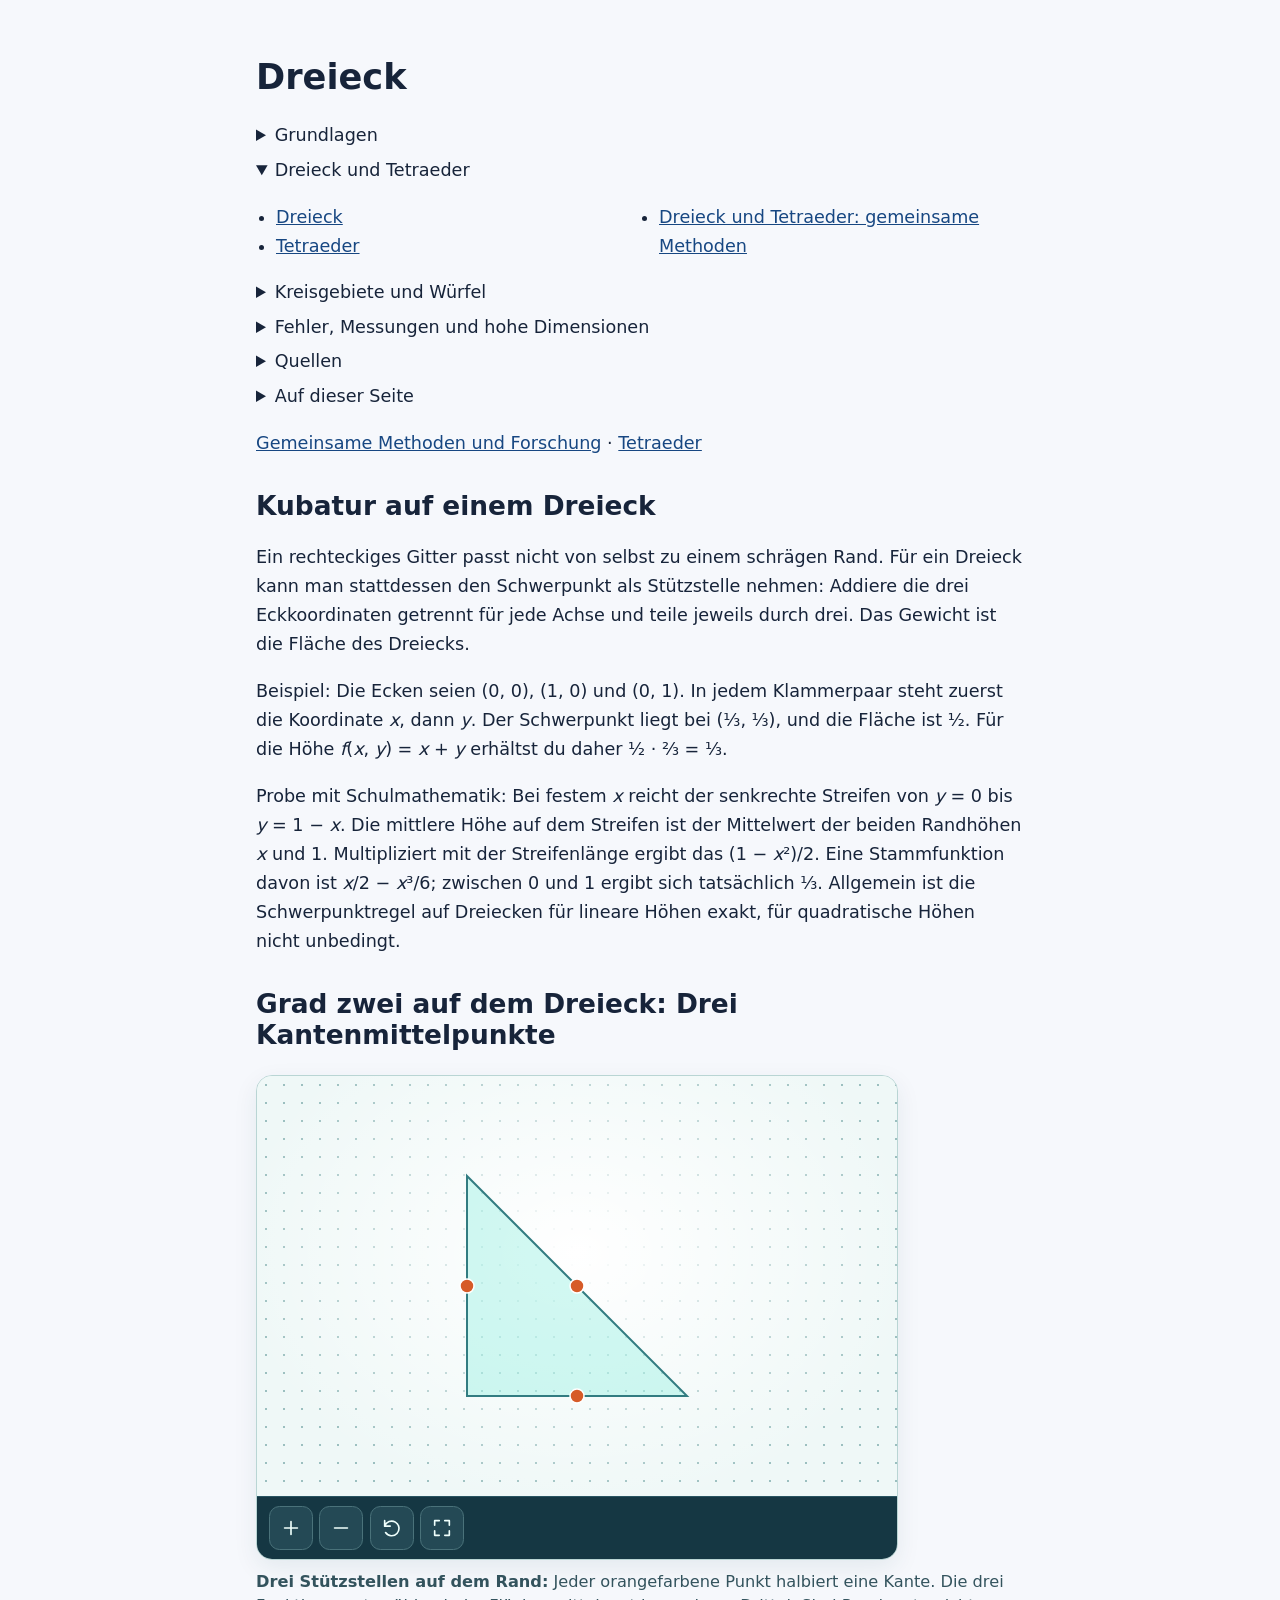
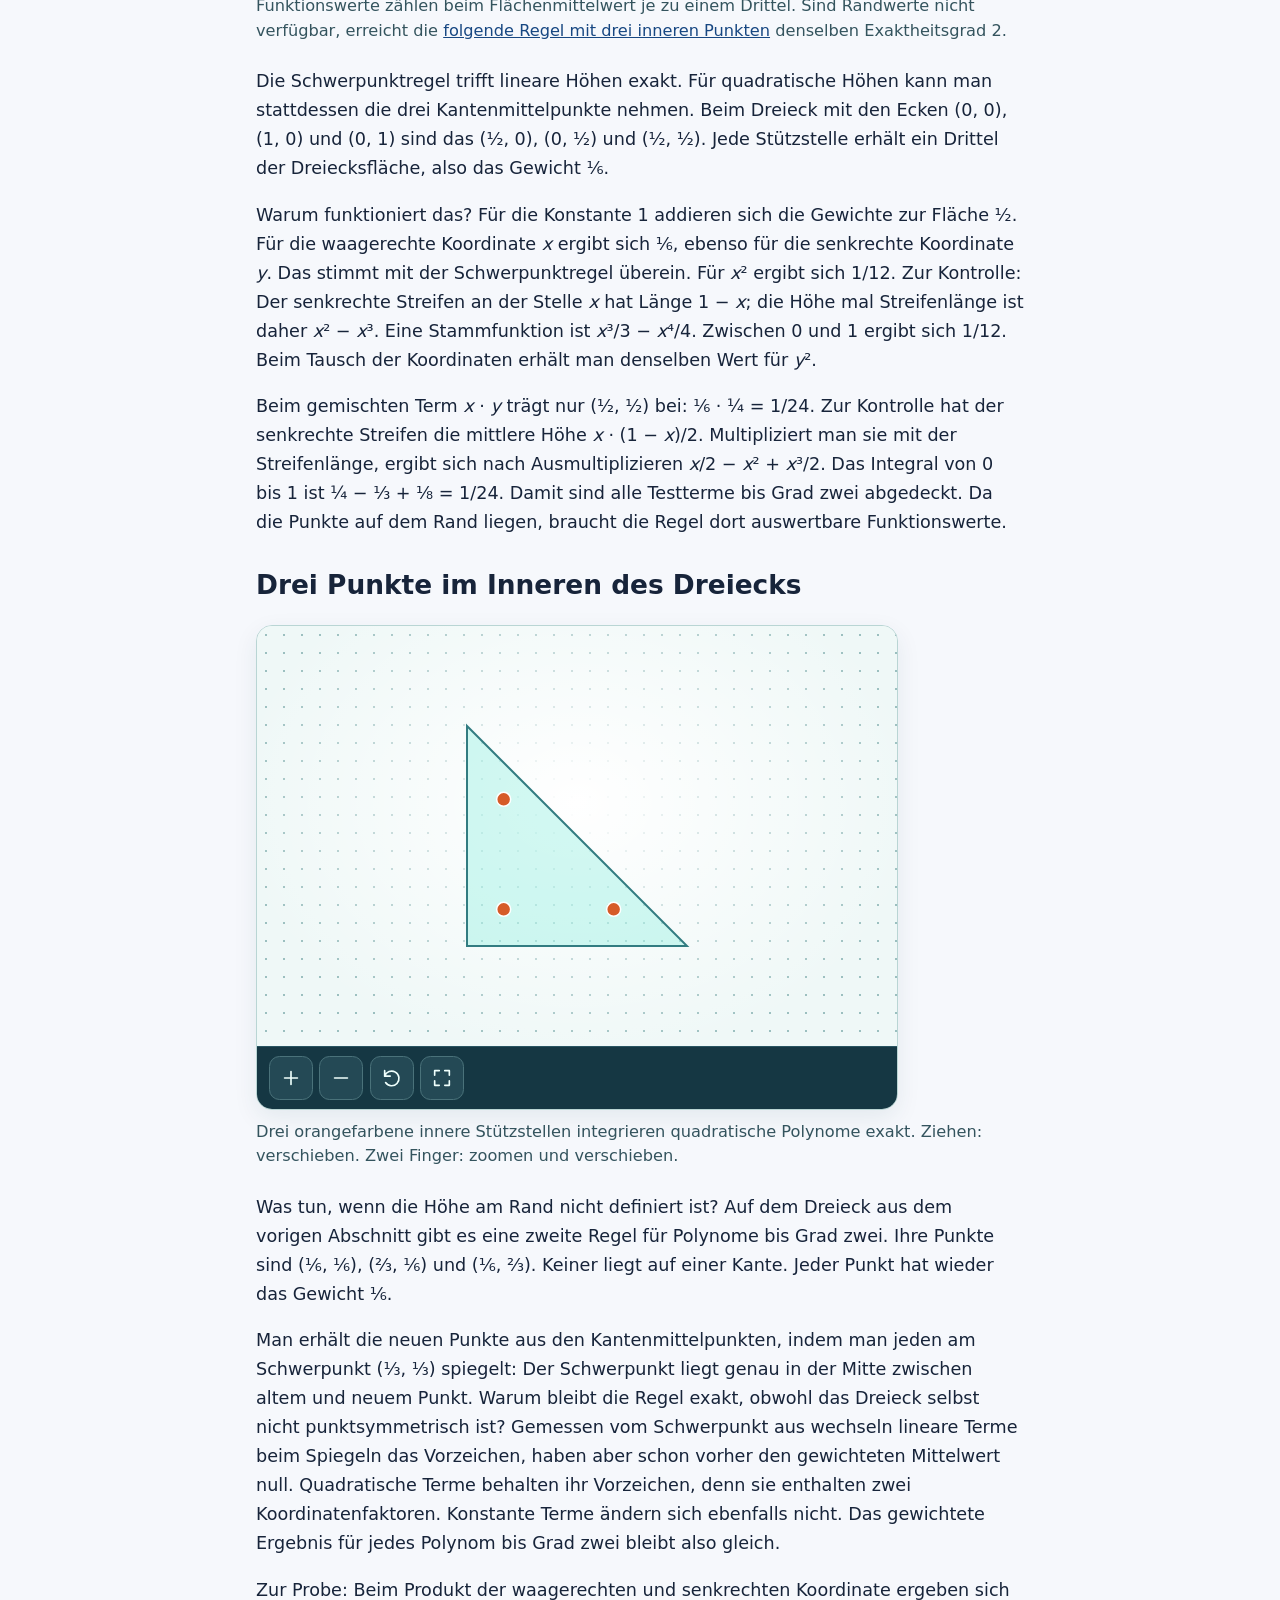
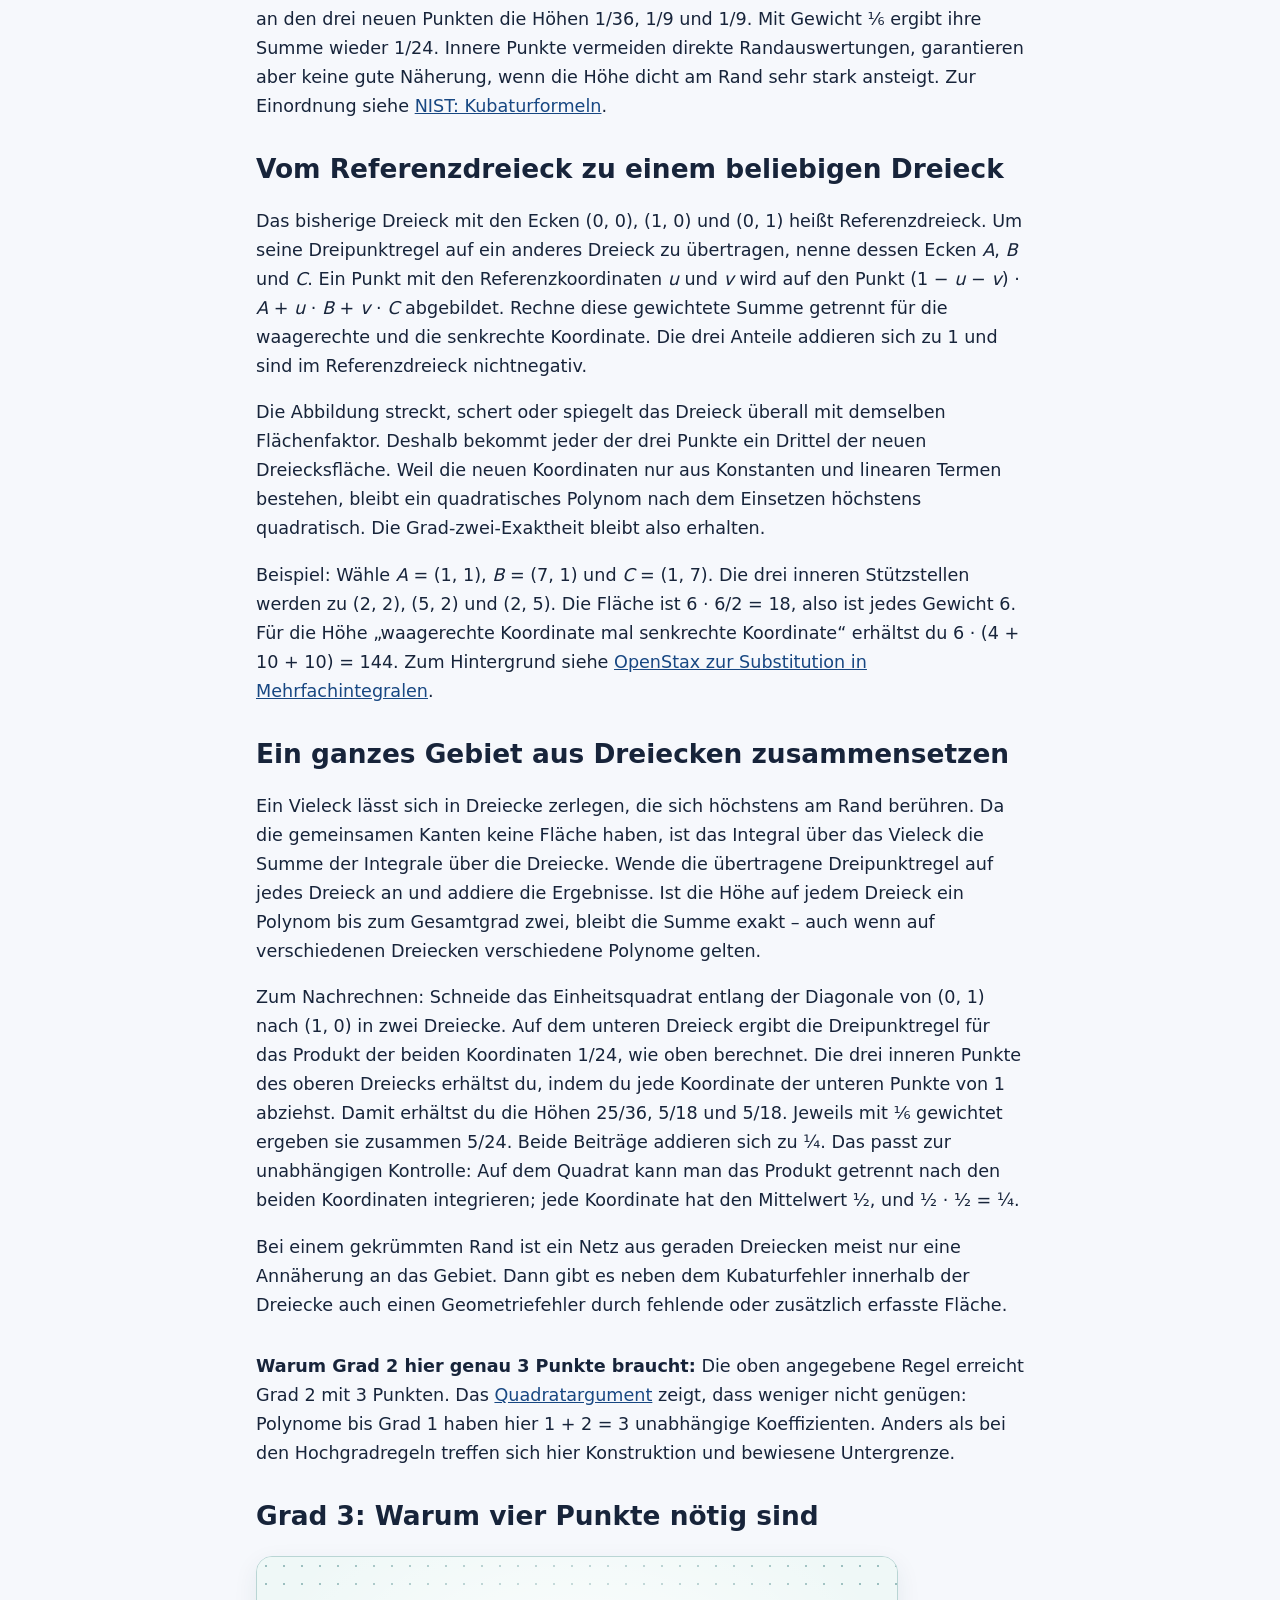
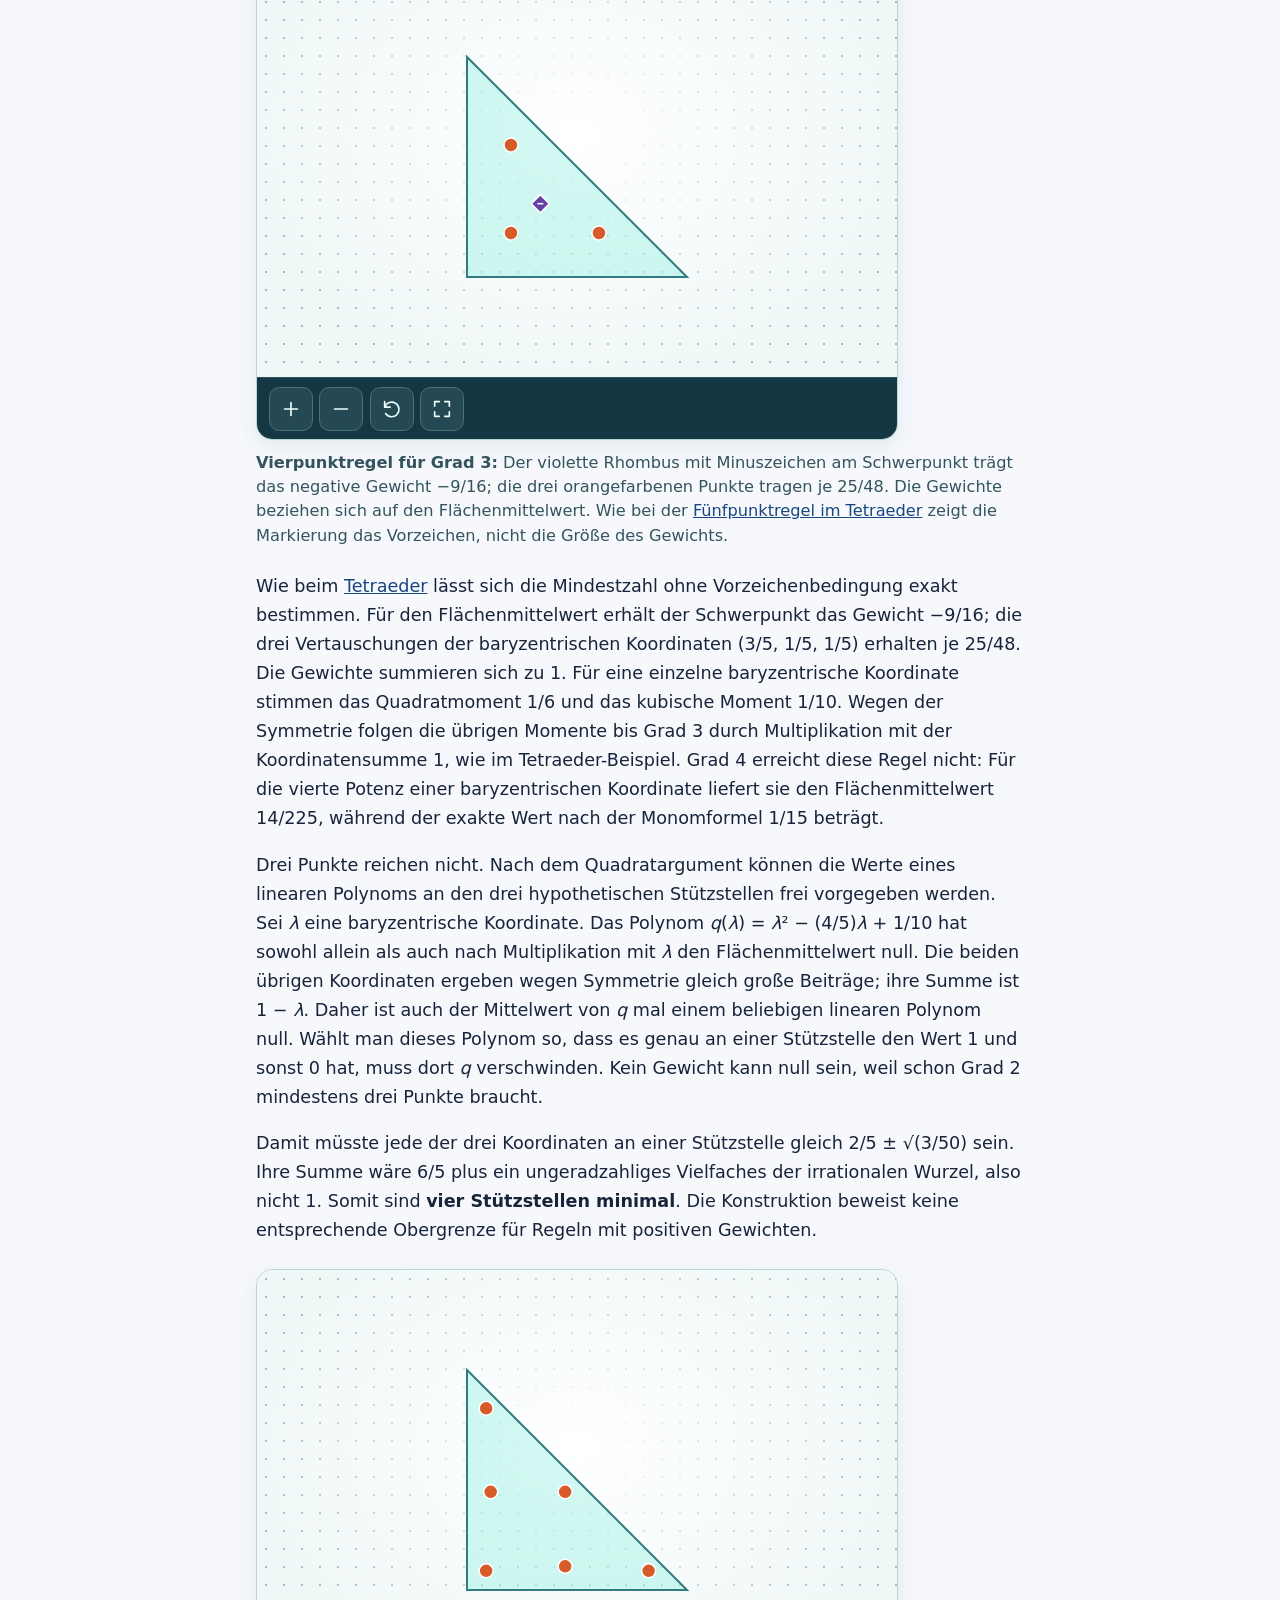
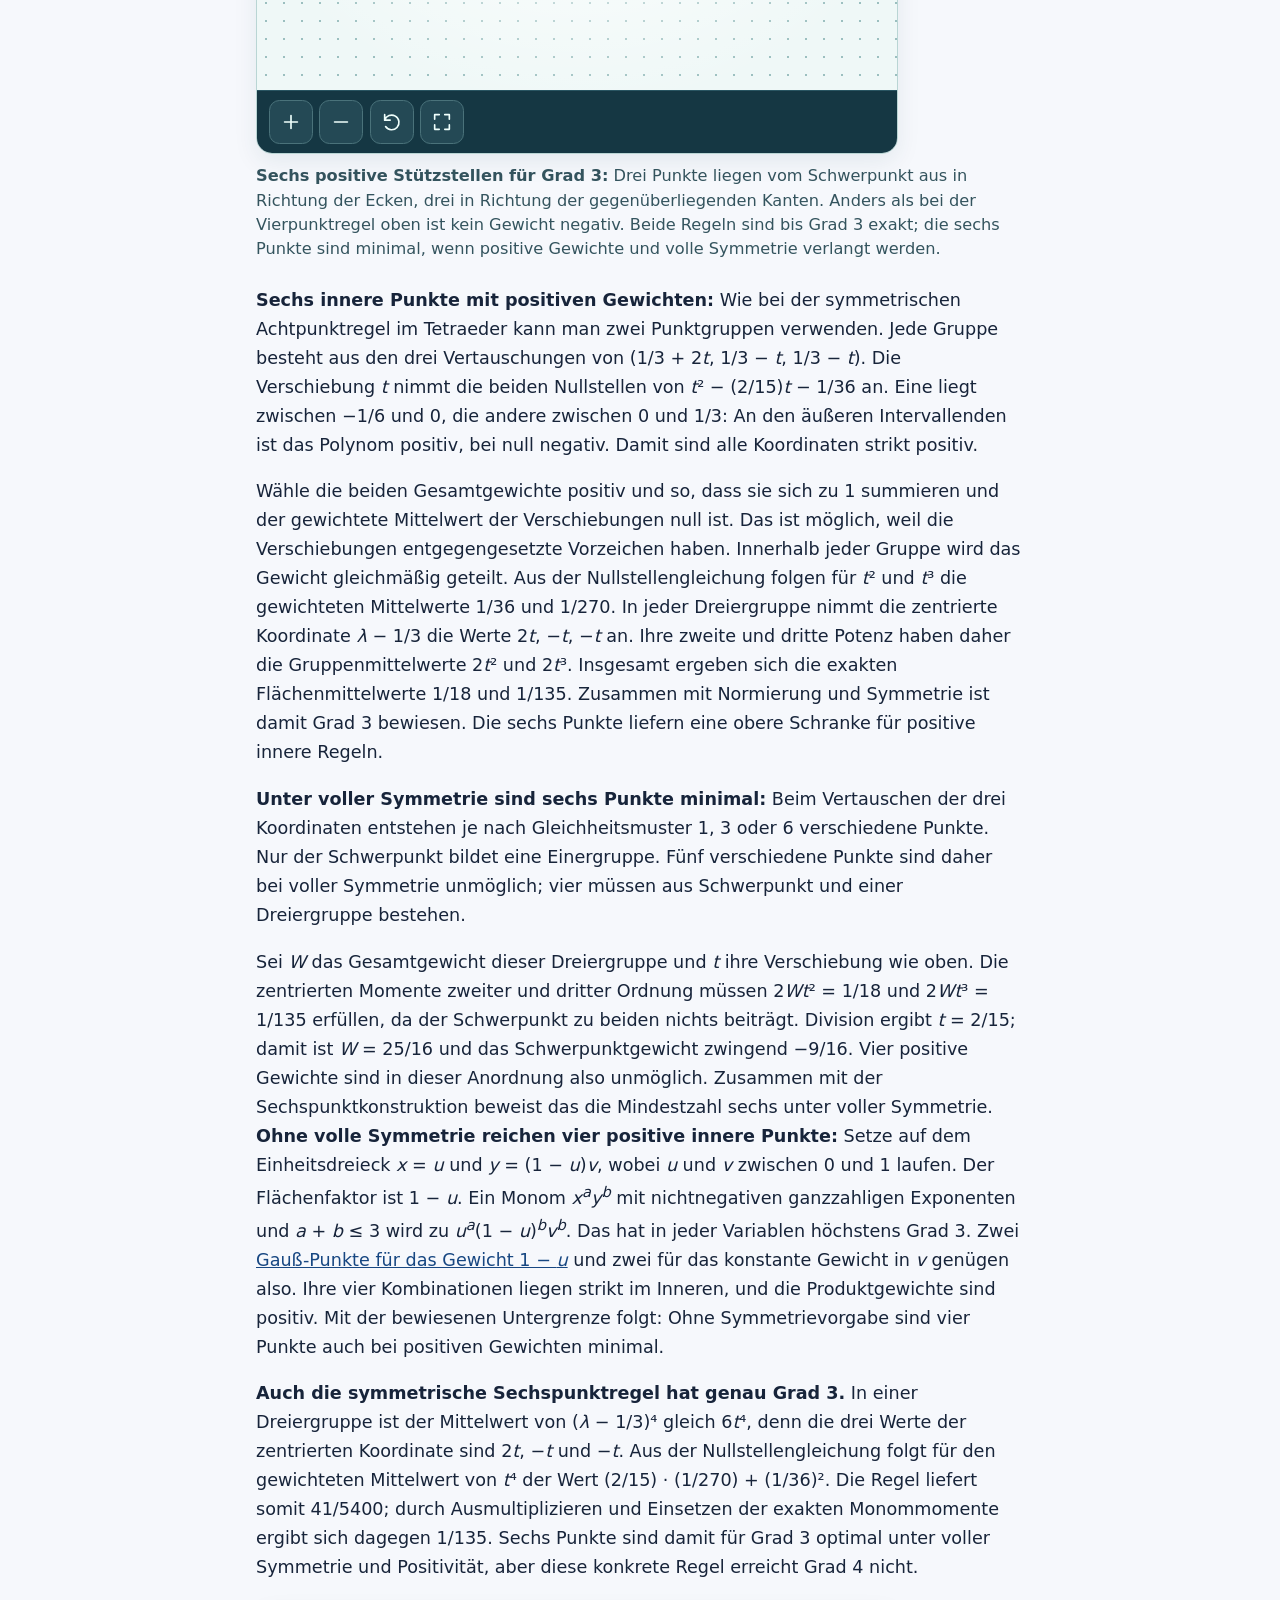
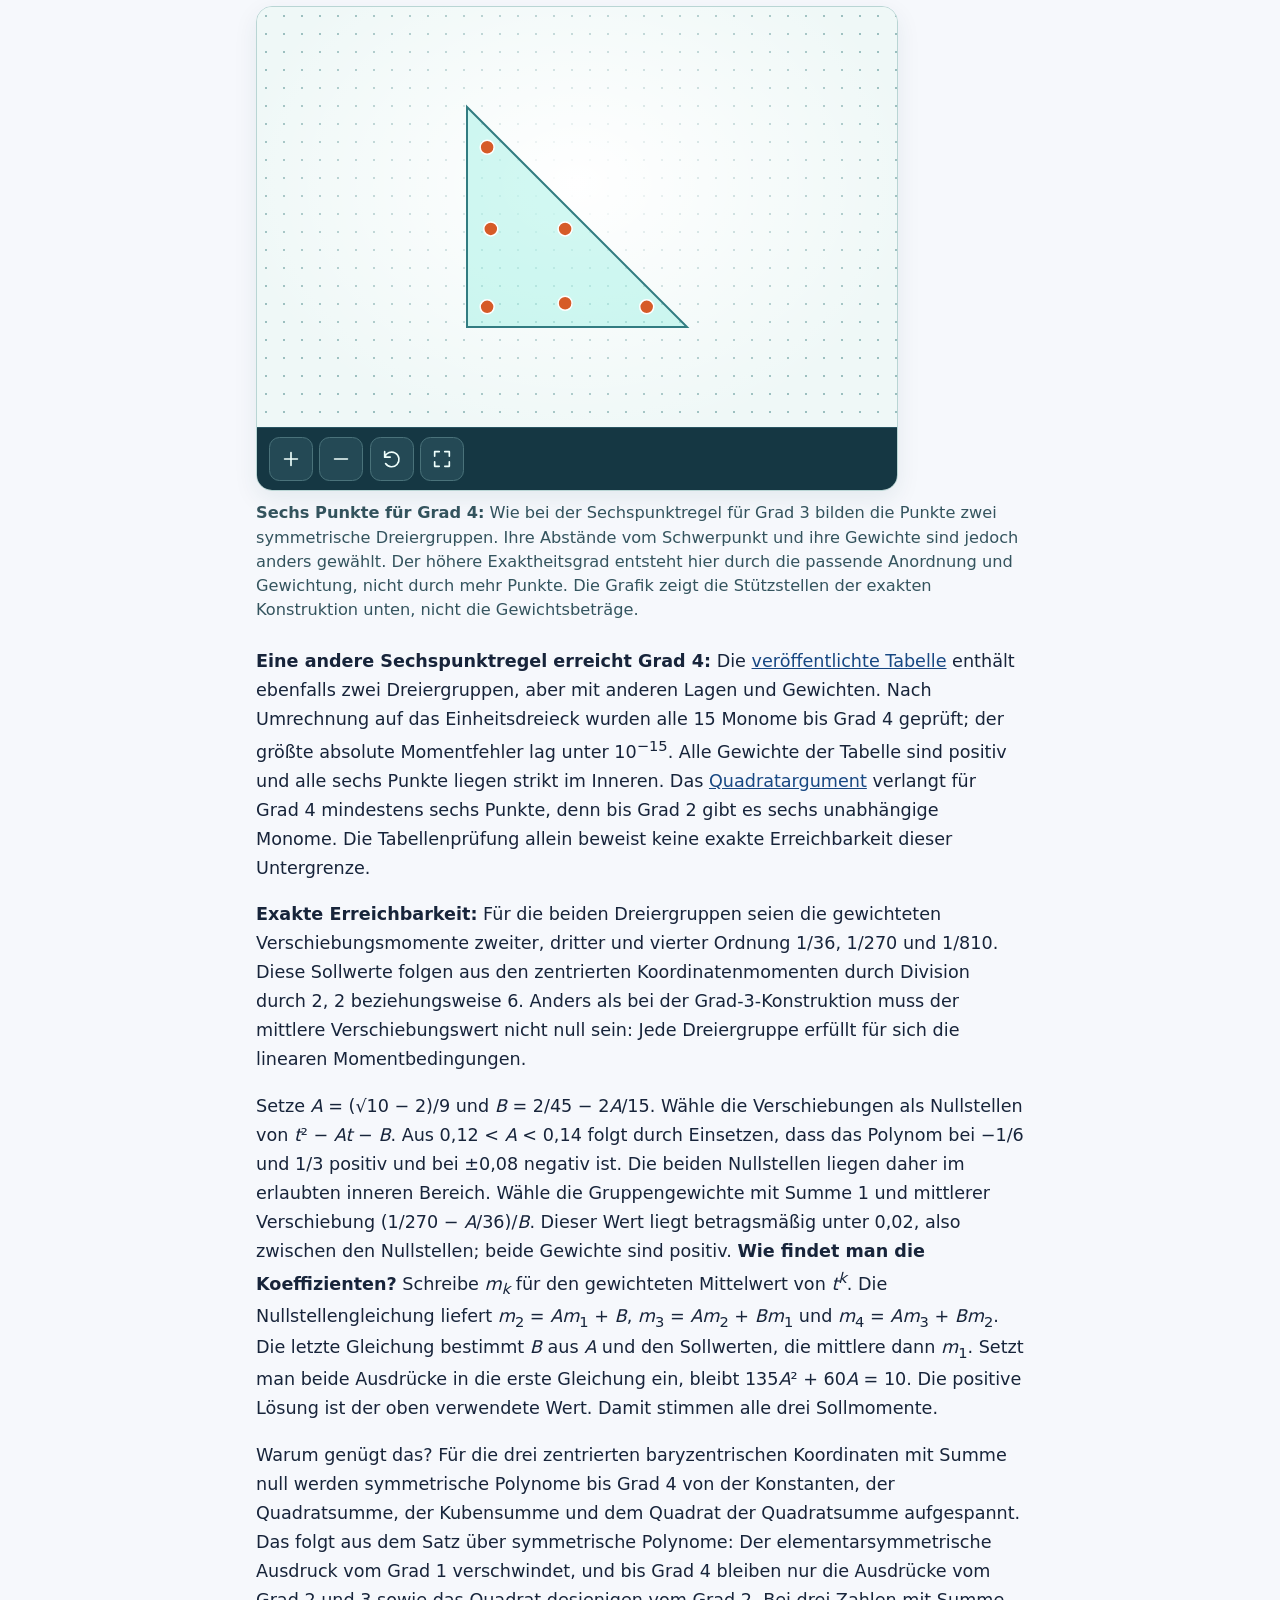
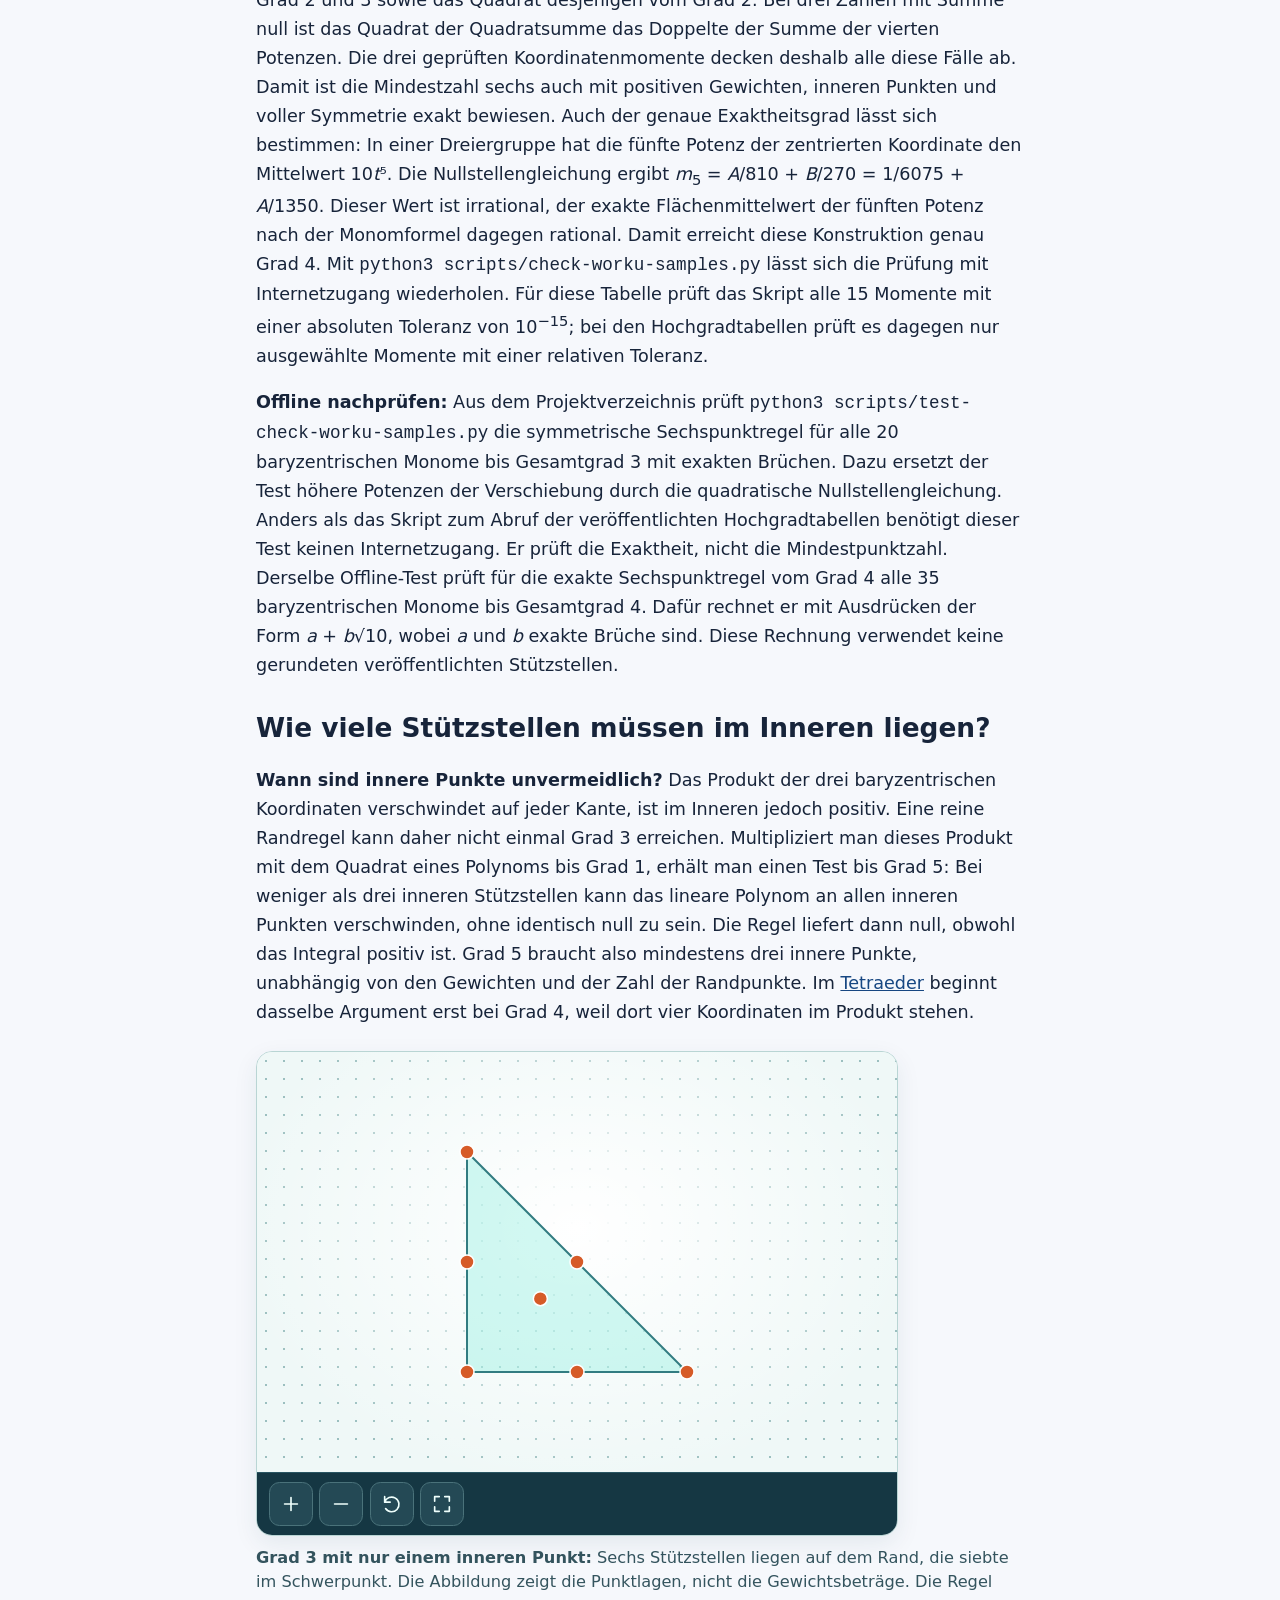
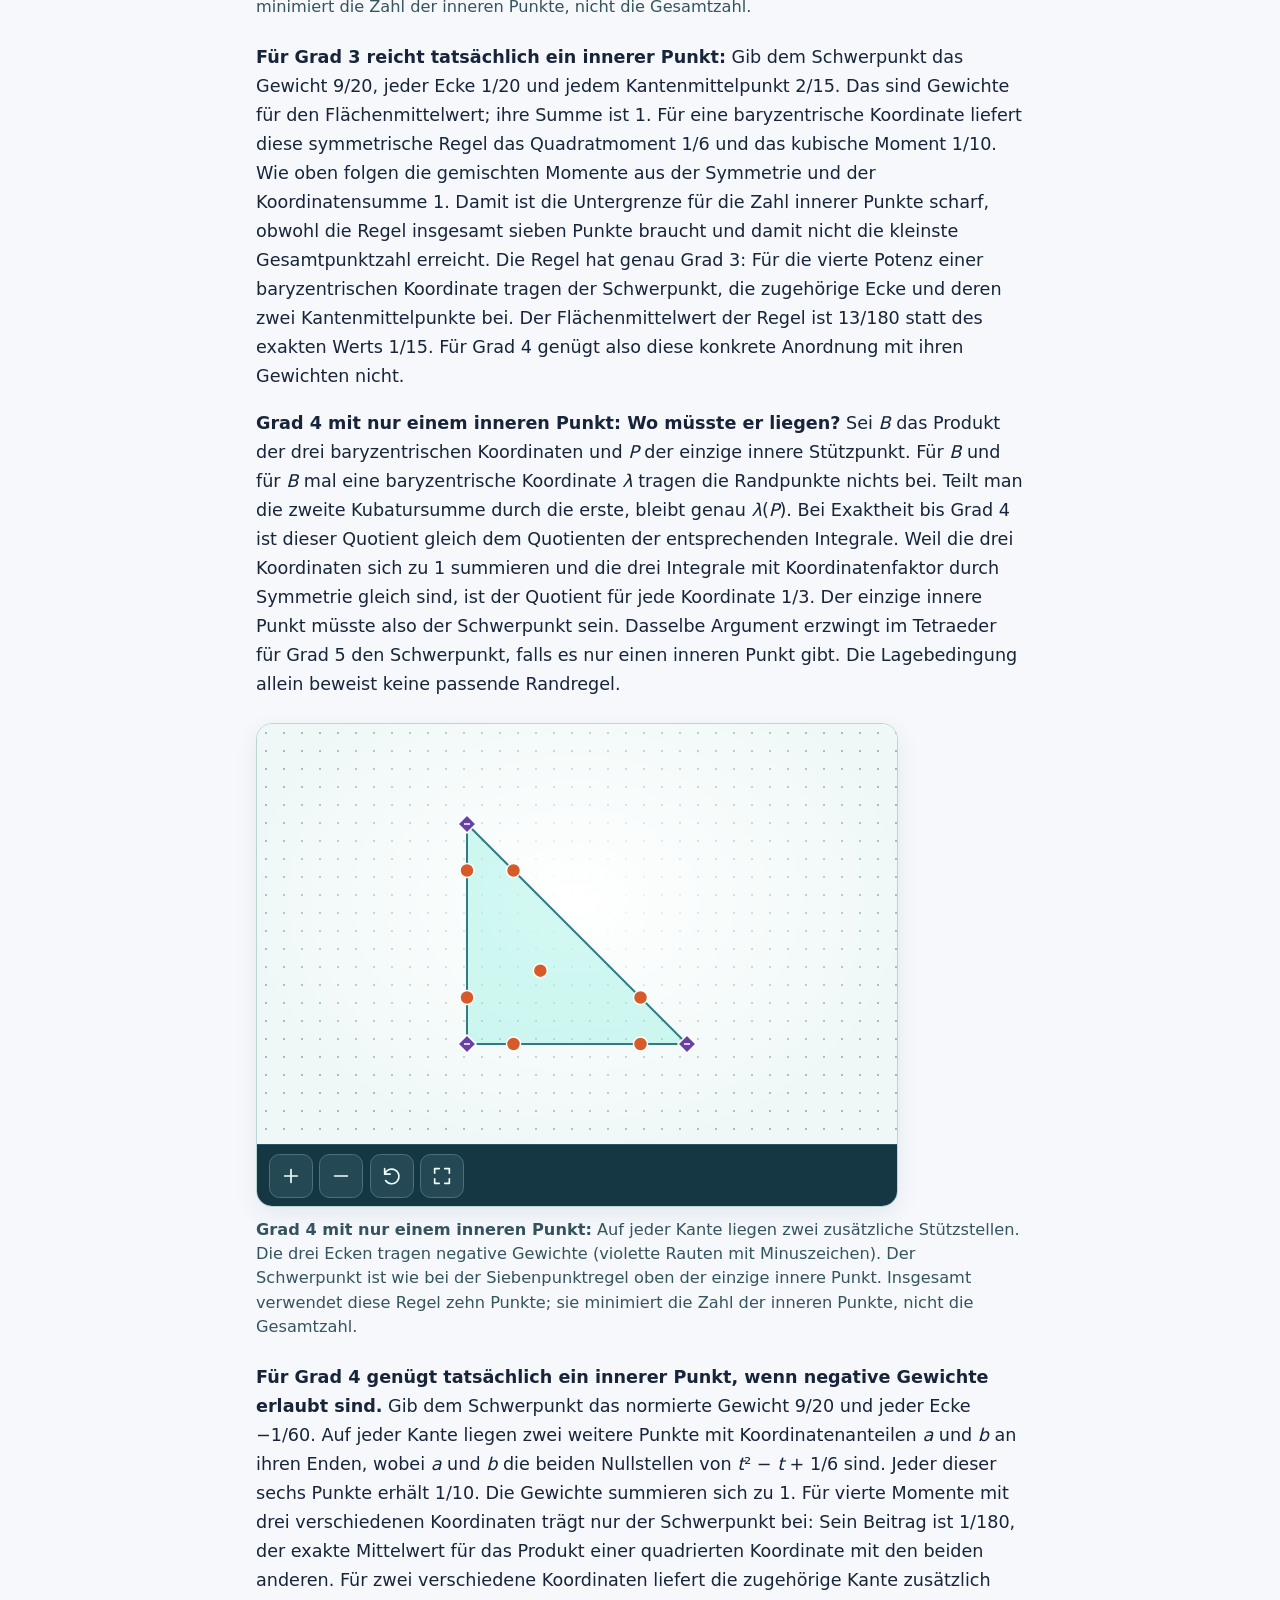
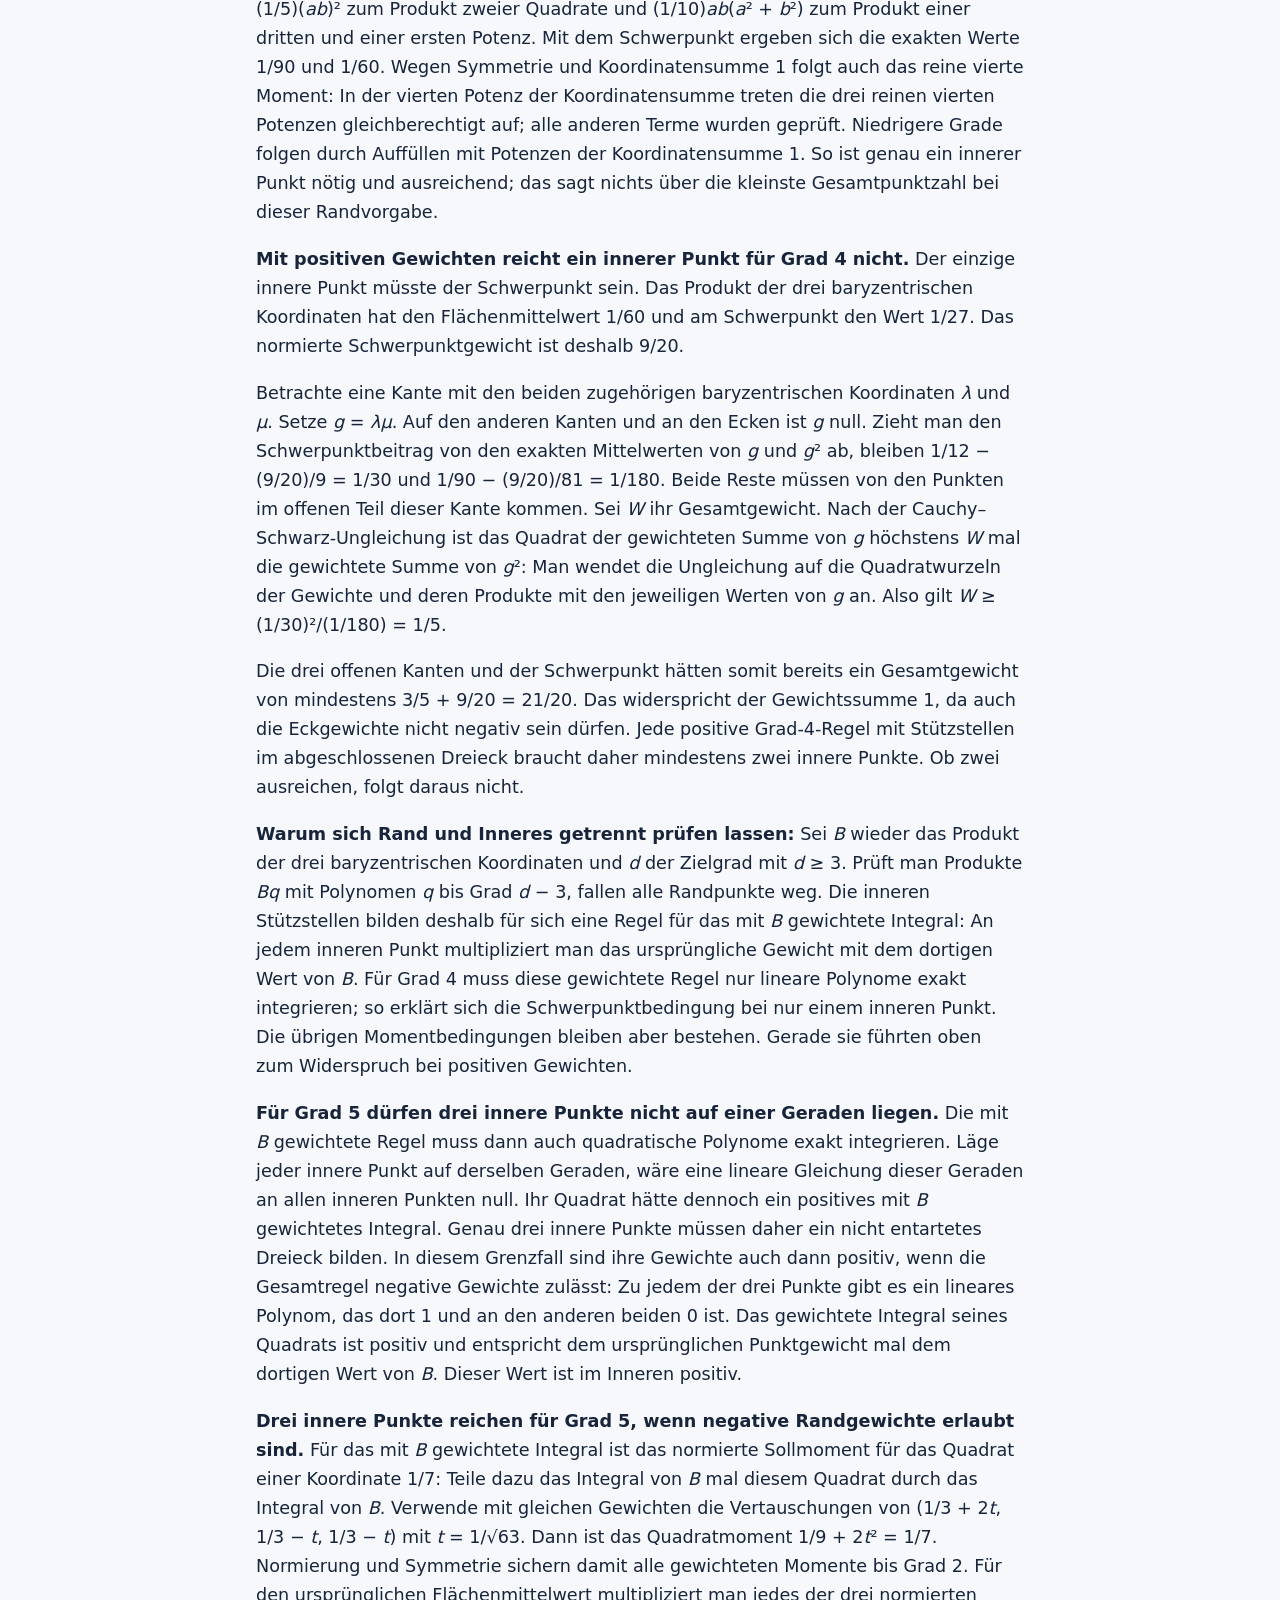
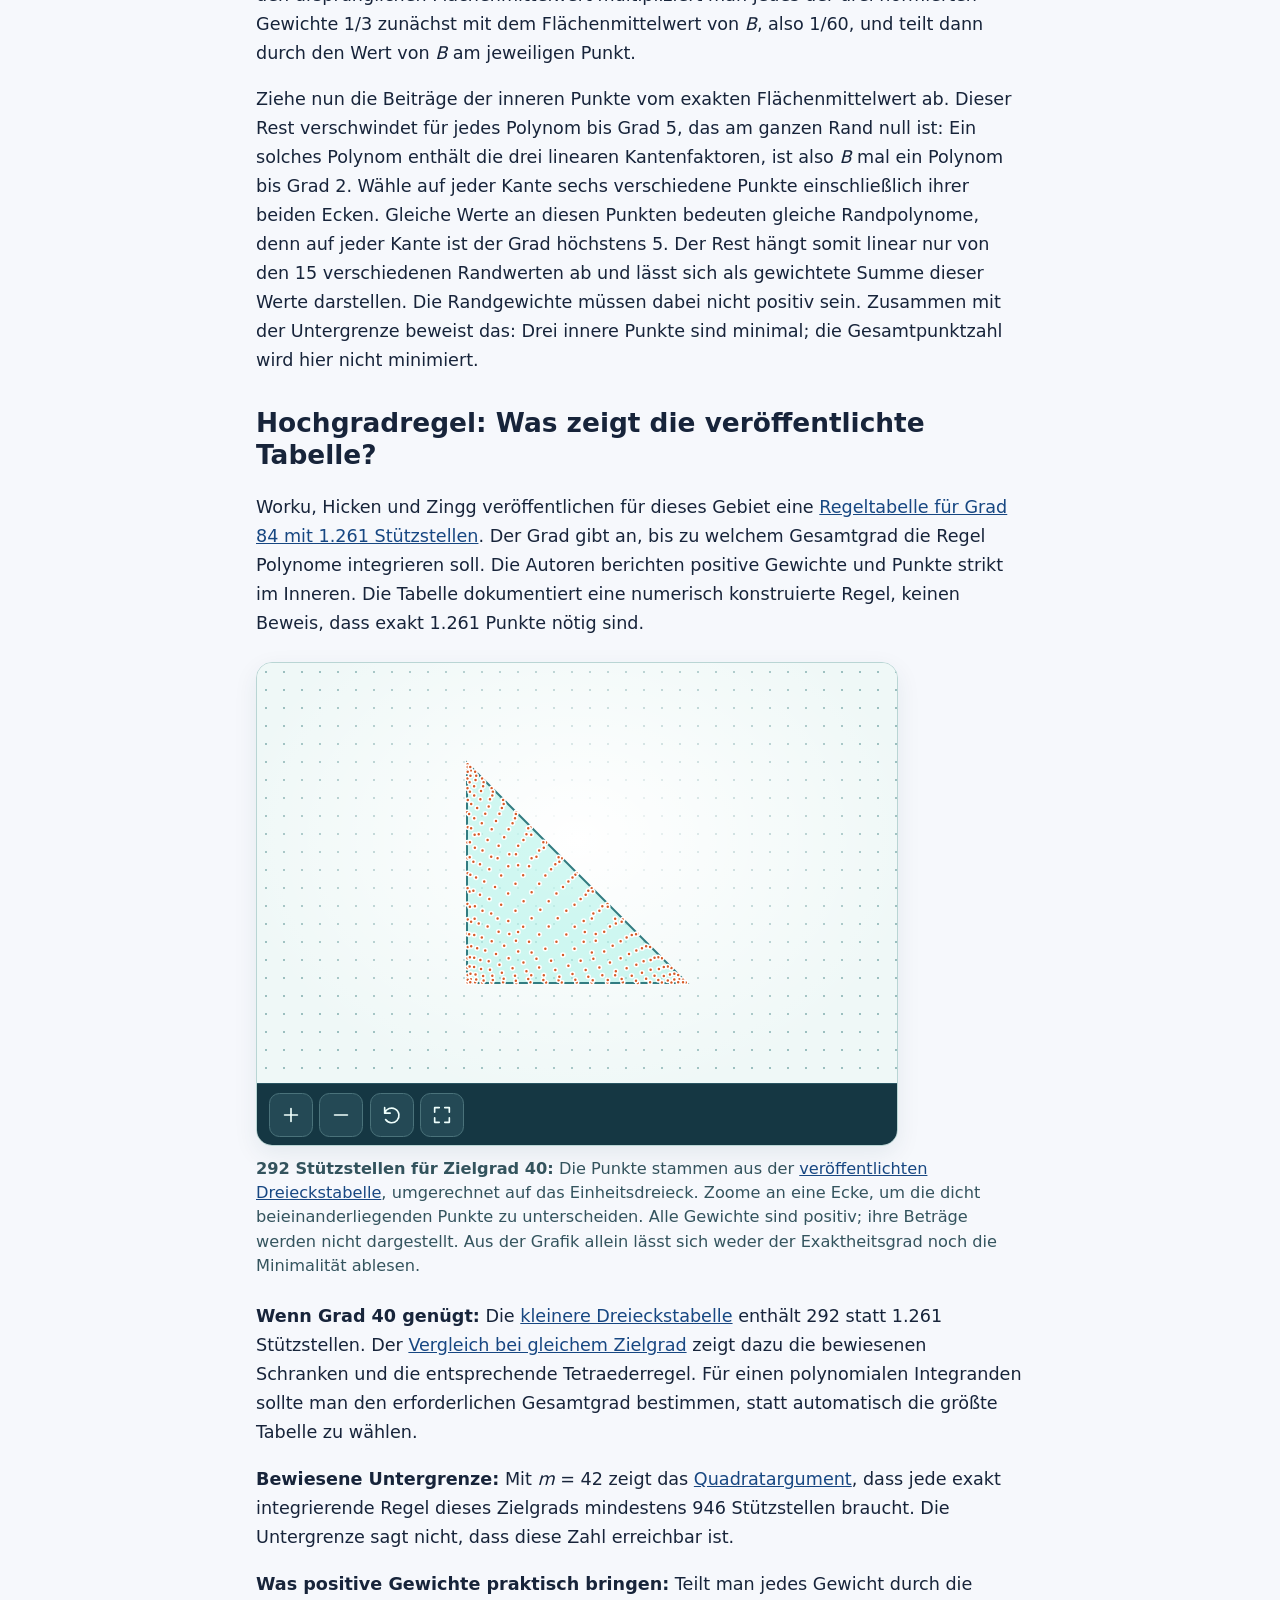
<file: dreieck.html>
<!doctype html>
<html lang="de"><head><meta charset="utf-8"><meta name="viewport" content="width=device-width, initial-scale=1"><title>Dreieck | Kubatur</title><link rel="stylesheet" href="kubatur.css"><script defer src="kubatur-viewer.js"></script></head><body><main>
<h1>Dreieck</h1>
<nav class="kapitel" aria-label="Lernpfad"><details><summary>Grundlagen</summary><ul><li><a href="index.html">Kubatur: Einstieg und Grundlagen</a></li><li><a href="gauss.html">Gauß-Quadratur</a></li><li><a href="quadrat.html">Quadrat und Rechteck</a></li></ul></details><details open><summary>Dreieck und Tetraeder</summary><ul><li><a href="dreieck.html" aria-current="page">Dreieck</a></li><li><a href="tetraeder.html">Tetraeder</a></li><li><a href="dreieck-tetraeder.html">Dreieck und Tetraeder: gemeinsame Methoden</a></li></ul></details><details><summary>Kreisgebiete und Würfel</summary><ul><li><a href="kreis.html">Kreisscheibe, Sektor und Viertelring</a></li><li><a href="kreisring.html">Voller Kreisring</a></li><li><a href="wuerfel.html">Würfel und Hyperwürfel</a></li></ul></details><details><summary>Fehler, Messungen und hohe Dimensionen</summary><ul><li><a href="fehler.html">Fehlerschranken und adaptive Kubatur</a></li><li><a href="messungen.html">Kubatur mit Messrauschen</a></li><li><a href="viele-dimensionen.html">Methoden für viele Dimensionen</a></li></ul></details><details><summary>Quellen</summary><ul><li><a href="quellen.html">Quellen und Lesetipps</a></li></ul></details></nav>
<nav aria-label="Auf dieser Seite"><details><summary>Auf dieser Seite</summary><ol><li><a href="#kubatur-auf-einem-dreieck">Kubatur auf einem Dreieck</a></li><li><a href="#grad-zwei-auf-dem-dreieck-drei-kantenmittelpunkte">Grad zwei auf dem Dreieck: Drei Kantenmittelpunkte</a></li><li><a href="#drei-punkte-im-inneren-des-dreiecks">Drei Punkte im Inneren des Dreiecks</a></li><li><a href="#vom-referenzdreieck-zu-einem-beliebigen-dreieck">Vom Referenzdreieck zu einem beliebigen Dreieck</a></li><li><a href="#ein-ganzes-gebiet-aus-dreiecken-zusammensetzen">Ein ganzes Gebiet aus Dreiecken zusammensetzen</a></li><li><a href="#grad-drei-minimum">Grad 3: Warum vier Punkte nötig sind</a></li><li><a href="#innere-stuetzstellen">Wie viele Stützstellen müssen im Inneren liegen?</a></li><li><a href="#hochgradregeln">Hochgradregel und Tabellenprüfung</a></li></ol></details></nav>
<p><a href="dreieck-tetraeder.html">Gemeinsame Methoden und Forschung</a> · <a href="tetraeder.html">Tetraeder</a></p><section id="kubatur-auf-einem-dreieck"><h2>Kubatur auf einem Dreieck</h2><p>Ein rechteckiges Gitter passt nicht von selbst zu einem schrägen Rand. Für ein Dreieck kann man stattdessen den Schwerpunkt als Stützstelle nehmen: Addiere die drei Eckkoordinaten getrennt für jede Achse und teile jeweils durch drei. Das Gewicht ist die Fläche des Dreiecks.</p><p>Beispiel: Die Ecken seien (0, 0), (1, 0) und (0, 1). In jedem Klammerpaar steht zuerst die Koordinate <var>x</var>, dann <var>y</var>. Der Schwerpunkt liegt bei (⅓, ⅓), und die Fläche ist ½. Für die Höhe <var>f</var>(<var>x</var>, <var>y</var>) = <var>x</var> + <var>y</var> erhältst du daher ½ · ⅔ = ⅓.</p><p>Probe mit Schulmathematik: Bei festem <var>x</var> reicht der senkrechte Streifen von <var>y</var> = 0 bis <var>y</var> = 1 − <var>x</var>. Die mittlere Höhe auf dem Streifen ist der Mittelwert der beiden Randhöhen <var>x</var> und 1. Multipliziert mit der Streifenlänge ergibt das (1 − <var>x</var>²)/2. Eine Stammfunktion davon ist <var>x</var>/2 − <var>x</var>³/6; zwischen 0 und 1 ergibt sich tatsächlich ⅓. Allgemein ist die Schwerpunktregel auf Dreiecken für lineare Höhen exakt, für quadratische Höhen nicht unbedingt.</p></section>
<section id="grad-zwei-auf-dem-dreieck-drei-kantenmittelpunkte"><h2>Grad zwei auf dem Dreieck: Drei Kantenmittelpunkte</h2><figure class="kubatur-figure"><div data-kubatur-viewer="triangleEdges"></div><figcaption><strong>Drei Stützstellen auf dem Rand:</strong> Jeder orangefarbene Punkt halbiert eine Kante. Die drei Funktionswerte zählen beim Flächenmittelwert je zu einem Drittel. Sind Randwerte nicht verfügbar, erreicht die <a href="#drei-punkte-im-inneren-des-dreiecks">folgende Regel mit drei inneren Punkten</a> denselben Exaktheitsgrad 2.</figcaption></figure><p>Die Schwerpunktregel trifft lineare Höhen exakt. Für quadratische Höhen kann man stattdessen die drei Kantenmittelpunkte nehmen. Beim Dreieck mit den Ecken (0, 0), (1, 0) und (0, 1) sind das (½, 0), (0, ½) und (½, ½). Jede Stützstelle erhält ein Drittel der Dreiecksfläche, also das Gewicht ⅙.</p><p>Warum funktioniert das? Für die Konstante 1 addieren sich die Gewichte zur Fläche ½. Für die waagerechte Koordinate <var>x</var> ergibt sich ⅙, ebenso für die senkrechte Koordinate <var>y</var>. Das stimmt mit der Schwerpunktregel überein. Für <var>x</var>² ergibt sich 1/12. Zur Kontrolle: Der senkrechte Streifen an der Stelle <var>x</var> hat Länge 1 − <var>x</var>; die Höhe mal Streifenlänge ist daher <var>x</var>² − <var>x</var>³. Eine Stammfunktion ist <var>x</var>³/3 − <var>x</var>⁴/4. Zwischen 0 und 1 ergibt sich 1/12. Beim Tausch der Koordinaten erhält man denselben Wert für <var>y</var>².</p><p>Beim gemischten Term <var>x</var> · <var>y</var> trägt nur (½, ½) bei: ⅙ · ¼ = 1/24. Zur Kontrolle hat der senkrechte Streifen die mittlere Höhe <var>x</var> · (1 − <var>x</var>)/2. Multipliziert man sie mit der Streifenlänge, ergibt sich nach Ausmultiplizieren <var>x</var>/2 − <var>x</var>² + <var>x</var>³/2. Das Integral von 0 bis 1 ist ¼ − ⅓ + ⅛ = 1/24. Damit sind alle Testterme bis Grad zwei abgedeckt. Da die Punkte auf dem Rand liegen, braucht die Regel dort auswertbare Funktionswerte.</p></section>
<section id="drei-punkte-im-inneren-des-dreiecks"><h2>Drei Punkte im Inneren des Dreiecks</h2><figure class="kubatur-figure"><div data-kubatur-viewer="triangle"></div><figcaption>Drei orangefarbene innere Stützstellen integrieren quadratische Polynome exakt. Ziehen: verschieben. Zwei Finger: zoomen und verschieben.</figcaption></figure><p>Was tun, wenn die Höhe am Rand nicht definiert ist? Auf dem Dreieck aus dem vorigen Abschnitt gibt es eine zweite Regel für Polynome bis Grad zwei. Ihre Punkte sind (⅙, ⅙), (⅔, ⅙) und (⅙, ⅔). Keiner liegt auf einer Kante. Jeder Punkt hat wieder das Gewicht ⅙.</p><p>Man erhält die neuen Punkte aus den Kantenmittelpunkten, indem man jeden am Schwerpunkt (⅓, ⅓) spiegelt: Der Schwerpunkt liegt genau in der Mitte zwischen altem und neuem Punkt. Warum bleibt die Regel exakt, obwohl das Dreieck selbst nicht punktsymmetrisch ist? Gemessen vom Schwerpunkt aus wechseln lineare Terme beim Spiegeln das Vorzeichen, haben aber schon vorher den gewichteten Mittelwert null. Quadratische Terme behalten ihr Vorzeichen, denn sie enthalten zwei Koordinatenfaktoren. Konstante Terme ändern sich ebenfalls nicht. Das gewichtete Ergebnis für jedes Polynom bis Grad zwei bleibt also gleich.</p><p>Zur Probe: Beim Produkt der waagerechten und senkrechten Koordinate ergeben sich an den drei neuen Punkten die Höhen 1/36, 1/9 und 1/9. Mit Gewicht ⅙ ergibt ihre Summe wieder 1/24. Innere Punkte vermeiden direkte Randauswertungen, garantieren aber keine gute Näherung, wenn die Höhe dicht am Rand sehr stark ansteigt. Zur Einordnung siehe <a href="https://dlmf.nist.gov/3.5#x">NIST: Kubaturformeln</a>.</p></section>
<section id="vom-referenzdreieck-zu-einem-beliebigen-dreieck"><h2>Vom Referenzdreieck zu einem beliebigen Dreieck</h2><p>Das bisherige Dreieck mit den Ecken (0, 0), (1, 0) und (0, 1) heißt Referenzdreieck. Um seine Dreipunktregel auf ein anderes Dreieck zu übertragen, nenne dessen Ecken <var>A</var>, <var>B</var> und <var>C</var>. Ein Punkt mit den Referenzkoordinaten <var>u</var> und <var>v</var> wird auf den Punkt (1 − <var>u</var> − <var>v</var>) · <var>A</var> + <var>u</var> · <var>B</var> + <var>v</var> · <var>C</var> abgebildet. Rechne diese gewichtete Summe getrennt für die waagerechte und die senkrechte Koordinate. Die drei Anteile addieren sich zu 1 und sind im Referenzdreieck nichtnegativ.</p><p>Die Abbildung streckt, schert oder spiegelt das Dreieck überall mit demselben Flächenfaktor. Deshalb bekommt jeder der drei Punkte ein Drittel der neuen Dreiecksfläche. Weil die neuen Koordinaten nur aus Konstanten und linearen Termen bestehen, bleibt ein quadratisches Polynom nach dem Einsetzen höchstens quadratisch. Die Grad-zwei-Exaktheit bleibt also erhalten.</p><p>Beispiel: Wähle <var>A</var> = (1, 1), <var>B</var> = (7, 1) und <var>C</var> = (1, 7). Die drei inneren Stützstellen werden zu (2, 2), (5, 2) und (2, 5). Die Fläche ist 6 · 6/2 = 18, also ist jedes Gewicht 6. Für die Höhe „waagerechte Koordinate mal senkrechte Koordinate“ erhältst du 6 · (4 + 10 + 10) = 144. Zum Hintergrund siehe <a href="https://openstax.org/books/calculus-volume-3/pages/5-7-change-of-variables-in-multiple-integrals">OpenStax zur Substitution in Mehrfachintegralen</a>.</p></section>
<section id="ein-ganzes-gebiet-aus-dreiecken-zusammensetzen"><h2>Ein ganzes Gebiet aus Dreiecken zusammensetzen</h2><p>Ein Vieleck lässt sich in Dreiecke zerlegen, die sich höchstens am Rand berühren. Da die gemeinsamen Kanten keine Fläche haben, ist das Integral über das Vieleck die Summe der Integrale über die Dreiecke. Wende die übertragene Dreipunktregel auf jedes Dreieck an und addiere die Ergebnisse. Ist die Höhe auf jedem Dreieck ein Polynom bis zum Gesamtgrad zwei, bleibt die Summe exakt – auch wenn auf verschiedenen Dreiecken verschiedene Polynome gelten.</p><p>Zum Nachrechnen: Schneide das Einheitsquadrat entlang der Diagonale von (0, 1) nach (1, 0) in zwei Dreiecke. Auf dem unteren Dreieck ergibt die Dreipunktregel für das Produkt der beiden Koordinaten 1/24, wie oben berechnet. Die drei inneren Punkte des oberen Dreiecks erhältst du, indem du jede Koordinate der unteren Punkte von 1 abziehst. Damit erhältst du die Höhen 25/36, 5/18 und 5/18. Jeweils mit ⅙ gewichtet ergeben sie zusammen 5/24. Beide Beiträge addieren sich zu ¼. Das passt zur unabhängigen Kontrolle: Auf dem Quadrat kann man das Produkt getrennt nach den beiden Koordinaten integrieren; jede Koordinate hat den Mittelwert ½, und ½ · ½ = ¼.</p><p>Bei einem gekrümmten Rand ist ein Netz aus geraden Dreiecken meist nur eine Annäherung an das Gebiet. Dann gibt es neben dem Kubaturfehler innerhalb der Dreiecke auch einen Geometriefehler durch fehlende oder zusätzlich erfasste Fläche.</p></section>
<p><strong>Warum Grad 2 hier genau 3 Punkte braucht:</strong> Die oben angegebene Regel erreicht Grad 2 mit 3 Punkten. Das <a href="dreieck-tetraeder.html#untergrenze-quadratargument">Quadratargument</a> zeigt, dass weniger nicht genügen: Polynome bis Grad 1 haben hier 1 + 2 = 3 unabhängige Koeffizienten. Anders als bei den Hochgradregeln treffen sich hier Konstruktion und bewiesene Untergrenze.</p>
<section id="grad-drei-minimum"><h2>Grad 3: Warum vier Punkte nötig sind</h2><figure class="kubatur-figure"><div data-kubatur-viewer="triangleSigned"></div><figcaption><strong>Vierpunktregel für Grad 3:</strong> Der violette Rhombus mit Minuszeichen am Schwerpunkt trägt das negative Gewicht −9/16; die drei orangefarbenen Punkte tragen je 25/48. Die Gewichte beziehen sich auf den Flächenmittelwert. Wie bei der <a href="tetraeder.html#niedrige-grade">Fünfpunktregel im Tetraeder</a> zeigt die Markierung das Vorzeichen, nicht die Größe des Gewichts.</figcaption></figure>
<p>Wie beim <a href="tetraeder.html#niedrige-grade">Tetraeder</a> lässt sich die Mindestzahl ohne Vorzeichenbedingung exakt bestimmen. Für den Flächenmittelwert erhält der Schwerpunkt das Gewicht −9/16; die drei Vertauschungen der baryzentrischen Koordinaten (3/5, 1/5, 1/5) erhalten je 25/48. Die Gewichte summieren sich zu 1. Für eine einzelne baryzentrische Koordinate stimmen das Quadratmoment 1/6 und das kubische Moment 1/10. Wegen der Symmetrie folgen die übrigen Momente bis Grad 3 durch Multiplikation mit der Koordinatensumme 1, wie im Tetraeder-Beispiel. Grad 4 erreicht diese Regel nicht: Für die vierte Potenz einer baryzentrischen Koordinate liefert sie den Flächenmittelwert 14/225, während der exakte Wert nach der Monomformel 1/15 beträgt.</p>
<p>Drei Punkte reichen nicht. Nach dem Quadratargument können die Werte eines linearen Polynoms an den drei hypothetischen Stützstellen frei vorgegeben werden. Sei <var>λ</var> eine baryzentrische Koordinate. Das Polynom <var>q</var>(<var>λ</var>) = <var>λ</var>² − (4/5)<var>λ</var> + 1/10 hat sowohl allein als auch nach Multiplikation mit <var>λ</var> den Flächenmittelwert null. Die beiden übrigen Koordinaten ergeben wegen Symmetrie gleich große Beiträge; ihre Summe ist 1 − <var>λ</var>. Daher ist auch der Mittelwert von <var>q</var> mal einem beliebigen linearen Polynom null. Wählt man dieses Polynom so, dass es genau an einer Stützstelle den Wert 1 und sonst 0 hat, muss dort <var>q</var> verschwinden. Kein Gewicht kann null sein, weil schon Grad 2 mindestens drei Punkte braucht.</p>
<p>Damit müsste jede der drei Koordinaten an einer Stützstelle gleich 2/5 ± √(3/50) sein. Ihre Summe wäre 6/5 plus ein ungeradzahliges Vielfaches der irrationalen Wurzel, also nicht 1. Somit sind <strong>vier Stützstellen minimal</strong>. Die Konstruktion beweist keine entsprechende Obergrenze für Regeln mit positiven Gewichten.</p><figure class="kubatur-figure"><div data-kubatur-viewer="trianglePositiveCubic"></div><figcaption><strong>Sechs positive Stützstellen für Grad 3:</strong> Drei Punkte liegen vom Schwerpunkt aus in Richtung der Ecken, drei in Richtung der gegenüberliegenden Kanten. Anders als bei der Vierpunktregel oben ist kein Gewicht negativ. Beide Regeln sind bis Grad 3 exakt; die sechs Punkte sind minimal, wenn positive Gewichte und volle Symmetrie verlangt werden.</figcaption></figure><p><strong>Sechs innere Punkte mit positiven Gewichten:</strong> Wie bei der symmetrischen Achtpunktregel im Tetraeder kann man zwei Punktgruppen verwenden. Jede Gruppe besteht aus den drei Vertauschungen von (1/3 + 2<var>t</var>, 1/3 − <var>t</var>, 1/3 − <var>t</var>). Die Verschiebung <var>t</var> nimmt die beiden Nullstellen von <var>t</var>² − (2/15)<var>t</var> − 1/36 an. Eine liegt zwischen −1/6 und 0, die andere zwischen 0 und 1/3: An den äußeren Intervallenden ist das Polynom positiv, bei null negativ. Damit sind alle Koordinaten strikt positiv.</p>
<p>Wähle die beiden Gesamtgewichte positiv und so, dass sie sich zu 1 summieren und der gewichtete Mittelwert der Verschiebungen null ist. Das ist möglich, weil die Verschiebungen entgegengesetzte Vorzeichen haben. Innerhalb jeder Gruppe wird das Gewicht gleichmäßig geteilt. Aus der Nullstellengleichung folgen für <var>t</var>² und <var>t</var>³ die gewichteten Mittelwerte 1/36 und 1/270. In jeder Dreiergruppe nimmt die zentrierte Koordinate <var>λ</var> − 1/3 die Werte 2<var>t</var>, −<var>t</var>, −<var>t</var> an. Ihre zweite und dritte Potenz haben daher die Gruppenmittelwerte 2<var>t</var>² und 2<var>t</var>³. Insgesamt ergeben sich die exakten Flächenmittelwerte 1/18 und 1/135. Zusammen mit Normierung und Symmetrie ist damit Grad 3 bewiesen. Die sechs Punkte liefern eine obere Schranke für positive innere Regeln.</p>
<p><strong>Unter voller Symmetrie sind sechs Punkte minimal:</strong> Beim Vertauschen der drei Koordinaten entstehen je nach Gleichheitsmuster 1, 3 oder 6 verschiedene Punkte. Nur der Schwerpunkt bildet eine Einergruppe. Fünf verschiedene Punkte sind daher bei voller Symmetrie unmöglich; vier müssen aus Schwerpunkt und einer Dreiergruppe bestehen.</p>
<p>Sei <var>W</var> das Gesamtgewicht dieser Dreiergruppe und <var>t</var> ihre Verschiebung wie oben. Die zentrierten Momente zweiter und dritter Ordnung müssen 2<var>W</var><var>t</var>² = 1/18 und 2<var>W</var><var>t</var>³ = 1/135 erfüllen, da der Schwerpunkt zu beiden nichts beiträgt. Division ergibt <var>t</var> = 2/15; damit ist <var>W</var> = 25/16 und das Schwerpunktgewicht zwingend −9/16. Vier positive Gewichte sind in dieser Anordnung also unmöglich. Zusammen mit der Sechspunktkonstruktion beweist das die Mindestzahl sechs unter voller Symmetrie. <strong>Ohne volle Symmetrie reichen vier positive innere Punkte:</strong> Setze auf dem Einheitsdreieck <var>x</var> = <var>u</var> und <var>y</var> = (1 − <var>u</var>)<var>v</var>, wobei <var>u</var> und <var>v</var> zwischen 0 und 1 laufen. Der Flächenfaktor ist 1 − <var>u</var>. Ein Monom <var>x</var><sup><var>a</var></sup><var>y</var><sup><var>b</var></sup> mit nichtnegativen ganzzahligen Exponenten und <var>a</var> + <var>b</var> ≤ 3 wird zu <var>u</var><sup><var>a</var></sup>(1 − <var>u</var>)<sup><var>b</var></sup><var>v</var><sup><var>b</var></sup>. Das hat in jeder Variablen höchstens Grad 3. Zwei <a href="gauss.html#gauss-gewichtsfunktion">Gauß-Punkte für das Gewicht 1 − <var>u</var></a> und zwei für das konstante Gewicht in <var>v</var> genügen also. Ihre vier Kombinationen liegen strikt im Inneren, und die Produktgewichte sind positiv. Mit der bewiesenen Untergrenze folgt: Ohne Symmetrievorgabe sind vier Punkte auch bei positiven Gewichten minimal.</p>
<p><strong>Auch die symmetrische Sechspunktregel hat genau Grad 3.</strong> In einer Dreiergruppe ist der Mittelwert von (<var>λ</var> − 1/3)⁴ gleich 6<var>t</var>⁴, denn die drei Werte der zentrierten Koordinate sind 2<var>t</var>, −<var>t</var> und −<var>t</var>. Aus der Nullstellengleichung folgt für den gewichteten Mittelwert von <var>t</var>⁴ der Wert (2/15) · (1/270) + (1/36)². Die Regel liefert somit 41/5400; durch Ausmultiplizieren und Einsetzen der exakten Monommomente ergibt sich dagegen 1/135. Sechs Punkte sind damit für Grad 3 optimal unter voller Symmetrie und Positivität, aber diese konkrete Regel erreicht Grad 4 nicht.</p>
<figure class="kubatur-figure"><div data-kubatur-viewer="triangleQuartic"></div><figcaption><strong>Sechs Punkte für Grad 4:</strong> Wie bei der Sechspunktregel für Grad 3 bilden die Punkte zwei symmetrische Dreiergruppen. Ihre Abstände vom Schwerpunkt und ihre Gewichte sind jedoch anders gewählt. Der höhere Exaktheitsgrad entsteht hier durch die passende Anordnung und Gewichtung, nicht durch mehr Punkte. Die Grafik zeigt die Stützstellen der exakten Konstruktion unten, nicht die Gewichtsbeträge.</figcaption></figure><p><strong>Eine andere Sechspunktregel erreicht Grad 4:</strong> Die <a href="quellen.html#worku-daten-dreieck-grad4">veröffentlichte Tabelle</a> enthält ebenfalls zwei Dreiergruppen, aber mit anderen Lagen und Gewichten. Nach Umrechnung auf das Einheitsdreieck wurden alle 15 Monome bis Grad 4 geprüft; der größte absolute Momentfehler lag unter 10<sup>−15</sup>. Alle Gewichte der Tabelle sind positiv und alle sechs Punkte liegen strikt im Inneren. Das <a href="dreieck-tetraeder.html#untergrenze-quadratargument">Quadratargument</a> verlangt für Grad 4 mindestens sechs Punkte, denn bis Grad 2 gibt es sechs unabhängige Monome. Die Tabellenprüfung allein beweist keine exakte Erreichbarkeit dieser Untergrenze.</p><p><strong>Exakte Erreichbarkeit:</strong> Für die beiden Dreiergruppen seien die gewichteten Verschiebungsmomente zweiter, dritter und vierter Ordnung 1/36, 1/270 und 1/810. Diese Sollwerte folgen aus den zentrierten Koordinatenmomenten durch Division durch 2, 2 beziehungsweise 6. Anders als bei der Grad-3-Konstruktion muss der mittlere Verschiebungswert nicht null sein: Jede Dreiergruppe erfüllt für sich die linearen Momentbedingungen.</p><p>Setze <var>A</var> = (√10 − 2)/9 und <var>B</var> = 2/45 − 2<var>A</var>/15. Wähle die Verschiebungen als Nullstellen von <var>t</var>² − <var>A</var><var>t</var> − <var>B</var>. Aus 0,12 &lt; <var>A</var> &lt; 0,14 folgt durch Einsetzen, dass das Polynom bei −1/6 und 1/3 positiv und bei ±0,08 negativ ist. Die beiden Nullstellen liegen daher im erlaubten inneren Bereich. Wähle die Gruppengewichte mit Summe 1 und mittlerer Verschiebung (1/270 − <var>A</var>/36)/<var>B</var>. Dieser Wert liegt betragsmäßig unter 0,02, also zwischen den Nullstellen; beide Gewichte sind positiv. <strong>Wie findet man die Koeffizienten?</strong> Schreibe <var>m</var><sub><var>k</var></sub> für den gewichteten Mittelwert von <var>t</var><sup><var>k</var></sup>. Die Nullstellengleichung liefert <var>m</var><sub>2</sub> = <var>A</var><var>m</var><sub>1</sub> + <var>B</var>, <var>m</var><sub>3</sub> = <var>A</var><var>m</var><sub>2</sub> + <var>B</var><var>m</var><sub>1</sub> und <var>m</var><sub>4</sub> = <var>A</var><var>m</var><sub>3</sub> + <var>B</var><var>m</var><sub>2</sub>. Die letzte Gleichung bestimmt <var>B</var> aus <var>A</var> und den Sollwerten, die mittlere dann <var>m</var><sub>1</sub>. Setzt man beide Ausdrücke in die erste Gleichung ein, bleibt 135<var>A</var>² + 60<var>A</var> = 10. Die positive Lösung ist der oben verwendete Wert. Damit stimmen alle drei Sollmomente.</p><p>Warum genügt das? Für die drei zentrierten baryzentrischen Koordinaten mit Summe null werden symmetrische Polynome bis Grad 4 von der Konstanten, der Quadratsumme, der Kubensumme und dem Quadrat der Quadratsumme aufgespannt. Das folgt aus dem Satz über symmetrische Polynome: Der elementarsymmetrische Ausdruck vom Grad 1 verschwindet, und bis Grad 4 bleiben nur die Ausdrücke vom Grad 2 und 3 sowie das Quadrat desjenigen vom Grad 2. Bei drei Zahlen mit Summe null ist das Quadrat der Quadratsumme das Doppelte der Summe der vierten Potenzen. Die drei geprüften Koordinatenmomente decken deshalb alle diese Fälle ab. Damit ist die Mindestzahl sechs auch mit positiven Gewichten, inneren Punkten und voller Symmetrie exakt bewiesen. Auch der genaue Exaktheitsgrad lässt sich bestimmen: In einer Dreiergruppe hat die fünfte Potenz der zentrierten Koordinate den Mittelwert 10<var>t</var>⁵. Die Nullstellengleichung ergibt <var>m</var><sub>5</sub> = <var>A</var>/810 + <var>B</var>/270 = 1/6075 + <var>A</var>/1350. Dieser Wert ist irrational, der exakte Flächenmittelwert der fünften Potenz nach der Monomformel dagegen rational. Damit erreicht diese Konstruktion genau Grad 4. Mit <code>python3 scripts/check-worku-samples.py</code> lässt sich die Prüfung mit Internetzugang wiederholen. Für diese Tabelle prüft das Skript alle 15 Momente mit einer absoluten Toleranz von 10<sup>−15</sup>; bei den Hochgradtabellen prüft es dagegen nur ausgewählte Momente mit einer relativen Toleranz.</p>
<p><strong>Offline nachprüfen:</strong> Aus dem Projektverzeichnis prüft <code>python3 scripts/test-check-worku-samples.py</code> die symmetrische Sechspunktregel für alle 20 baryzentrischen Monome bis Gesamtgrad 3 mit exakten Brüchen. Dazu ersetzt der Test höhere Potenzen der Verschiebung durch die quadratische Nullstellengleichung. Anders als das Skript zum Abruf der veröffentlichten Hochgradtabellen benötigt dieser Test keinen Internetzugang. Er prüft die Exaktheit, nicht die Mindestpunktzahl. Derselbe Offline-Test prüft für die exakte Sechspunktregel vom Grad 4 alle 35 baryzentrischen Monome bis Gesamtgrad 4. Dafür rechnet er mit Ausdrücken der Form <var>a</var> + <var>b</var>√10, wobei <var>a</var> und <var>b</var> exakte Brüche sind. Diese Rechnung verwendet keine gerundeten veröffentlichten Stützstellen.</p>
</section>
<section id="innere-stuetzstellen"><h2>Wie viele Stützstellen müssen im Inneren liegen?</h2>
<p><strong>Wann sind innere Punkte unvermeidlich?</strong> Das Produkt der drei baryzentrischen Koordinaten verschwindet auf jeder Kante, ist im Inneren jedoch positiv. Eine reine Randregel kann daher nicht einmal Grad 3 erreichen. Multipliziert man dieses Produkt mit dem Quadrat eines Polynoms bis Grad 1, erhält man einen Test bis Grad 5: Bei weniger als drei inneren Stützstellen kann das lineare Polynom an allen inneren Punkten verschwinden, ohne identisch null zu sein. Die Regel liefert dann null, obwohl das Integral positiv ist. Grad 5 braucht also mindestens drei innere Punkte, unabhängig von den Gewichten und der Zahl der Randpunkte. Im <a href="tetraeder.html#grad-vier">Tetraeder</a> beginnt dasselbe Argument erst bei Grad 4, weil dort vier Koordinaten im Produkt stehen.</p>
<figure class="kubatur-figure"><div data-kubatur-viewer="triangleBoundaryCubic"></div><figcaption><strong>Grad 3 mit nur einem inneren Punkt:</strong> Sechs Stützstellen liegen auf dem Rand, die siebte im Schwerpunkt. Die Abbildung zeigt die Punktlagen, nicht die Gewichtsbeträge. Die Regel minimiert die Zahl der inneren Punkte, nicht die Gesamtzahl.</figcaption></figure><p><strong>Für Grad 3 reicht tatsächlich ein innerer Punkt:</strong> Gib dem Schwerpunkt das Gewicht 9/20, jeder Ecke 1/20 und jedem Kantenmittelpunkt 2/15. Das sind Gewichte für den Flächenmittelwert; ihre Summe ist 1. Für eine baryzentrische Koordinate liefert diese symmetrische Regel das Quadratmoment 1/6 und das kubische Moment 1/10. Wie oben folgen die gemischten Momente aus der Symmetrie und der Koordinatensumme 1. Damit ist die Untergrenze für die Zahl innerer Punkte scharf, obwohl die Regel insgesamt sieben Punkte braucht und damit nicht die kleinste Gesamtpunktzahl erreicht. Die Regel hat genau Grad 3: Für die vierte Potenz einer baryzentrischen Koordinate tragen der Schwerpunkt, die zugehörige Ecke und deren zwei Kantenmittelpunkte bei. Der Flächenmittelwert der Regel ist 13/180 statt des exakten Werts 1/15. Für Grad 4 genügt also diese konkrete Anordnung mit ihren Gewichten nicht.</p>
<p><strong>Grad 4 mit nur einem inneren Punkt: Wo müsste er liegen?</strong> Sei <var>B</var> das Produkt der drei baryzentrischen Koordinaten und <var>P</var> der einzige innere Stützpunkt. Für <var>B</var> und für <var>B</var> mal eine baryzentrische Koordinate <var>λ</var> tragen die Randpunkte nichts bei. Teilt man die zweite Kubatursumme durch die erste, bleibt genau <var>λ</var>(<var>P</var>). Bei Exaktheit bis Grad 4 ist dieser Quotient gleich dem Quotienten der entsprechenden Integrale. Weil die drei Koordinaten sich zu 1 summieren und die drei Integrale mit Koordinatenfaktor durch Symmetrie gleich sind, ist der Quotient für jede Koordinate 1/3. Der einzige innere Punkt müsste also der Schwerpunkt sein. Dasselbe Argument erzwingt im Tetraeder für Grad 5 den Schwerpunkt, falls es nur einen inneren Punkt gibt. Die Lagebedingung allein beweist keine passende Randregel.</p>
<figure class="kubatur-figure"><div data-kubatur-viewer="triangleBoundaryQuartic"></div><figcaption><strong>Grad 4 mit nur einem inneren Punkt:</strong> Auf jeder Kante liegen zwei zusätzliche Stützstellen. Die drei Ecken tragen negative Gewichte (violette Rauten mit Minuszeichen). Der Schwerpunkt ist wie bei der Siebenpunktregel oben der einzige innere Punkt. Insgesamt verwendet diese Regel zehn Punkte; sie minimiert die Zahl der inneren Punkte, nicht die Gesamtzahl.</figcaption></figure><p><strong>Für Grad 4 genügt tatsächlich ein innerer Punkt, wenn negative Gewichte erlaubt sind.</strong> Gib dem Schwerpunkt das normierte Gewicht 9/20 und jeder Ecke −1/60. Auf jeder Kante liegen zwei weitere Punkte mit Koordinatenanteilen <var>a</var> und <var>b</var> an ihren Enden, wobei <var>a</var> und <var>b</var> die beiden Nullstellen von <var>t</var>² − <var>t</var> + 1/6 sind. Jeder dieser sechs Punkte erhält 1/10. Die Gewichte summieren sich zu 1. Für vierte Momente mit drei verschiedenen Koordinaten trägt nur der Schwerpunkt bei: Sein Beitrag ist 1/180, der exakte Mittelwert für das Produkt einer quadrierten Koordinate mit den beiden anderen. Für zwei verschiedene Koordinaten liefert die zugehörige Kante zusätzlich (1/5)(<var>a</var><var>b</var>)² zum Produkt zweier Quadrate und (1/10)<var>a</var><var>b</var>(<var>a</var>² + <var>b</var>²) zum Produkt einer dritten und einer ersten Potenz. Mit dem Schwerpunkt ergeben sich die exakten Werte 1/90 und 1/60. Wegen Symmetrie und Koordinatensumme 1 folgt auch das reine vierte Moment: In der vierten Potenz der Koordinatensumme treten die drei reinen vierten Potenzen gleichberechtigt auf; alle anderen Terme wurden geprüft. Niedrigere Grade folgen durch Auffüllen mit Potenzen der Koordinatensumme 1. So ist genau ein innerer Punkt nötig und ausreichend; das sagt nichts über die kleinste Gesamtpunktzahl bei dieser Randvorgabe.</p>
<p><strong>Mit positiven Gewichten reicht ein innerer Punkt für Grad 4 nicht.</strong> Der einzige innere Punkt müsste der Schwerpunkt sein. Das Produkt der drei baryzentrischen Koordinaten hat den Flächenmittelwert 1/60 und am Schwerpunkt den Wert 1/27. Das normierte Schwerpunktgewicht ist deshalb 9/20.</p>
<p>Betrachte eine Kante mit den beiden zugehörigen baryzentrischen Koordinaten <var>λ</var> und <var>μ</var>. Setze <var>g</var> = <var>λμ</var>. Auf den anderen Kanten und an den Ecken ist <var>g</var> null. Zieht man den Schwerpunktbeitrag von den exakten Mittelwerten von <var>g</var> und <var>g</var>² ab, bleiben 1/12 − (9/20)/9 = 1/30 und 1/90 − (9/20)/81 = 1/180. Beide Reste müssen von den Punkten im offenen Teil dieser Kante kommen. Sei <var>W</var> ihr Gesamtgewicht. Nach der Cauchy–Schwarz-Ungleichung ist das Quadrat der gewichteten Summe von <var>g</var> höchstens <var>W</var> mal die gewichtete Summe von <var>g</var>²: Man wendet die Ungleichung auf die Quadratwurzeln der Gewichte und deren Produkte mit den jeweiligen Werten von <var>g</var> an. Also gilt <var>W</var> ≥ (1/30)²/(1/180) = 1/5.</p>
<p>Die drei offenen Kanten und der Schwerpunkt hätten somit bereits ein Gesamtgewicht von mindestens 3/5 + 9/20 = 21/20. Das widerspricht der Gewichtssumme 1, da auch die Eckgewichte nicht negativ sein dürfen. Jede positive Grad-4-Regel mit Stützstellen im abgeschlossenen Dreieck braucht daher mindestens zwei innere Punkte. Ob zwei ausreichen, folgt daraus nicht.</p>
<p><strong>Warum sich Rand und Inneres getrennt prüfen lassen:</strong> Sei <var>B</var> wieder das Produkt der drei baryzentrischen Koordinaten und <var>d</var> der Zielgrad mit <var>d</var> ≥ 3. Prüft man Produkte <var>Bq</var> mit Polynomen <var>q</var> bis Grad <var>d</var> − 3, fallen alle Randpunkte weg. Die inneren Stützstellen bilden deshalb für sich eine Regel für das mit <var>B</var> gewichtete Integral: An jedem inneren Punkt multipliziert man das ursprüngliche Gewicht mit dem dortigen Wert von <var>B</var>. Für Grad 4 muss diese gewichtete Regel nur lineare Polynome exakt integrieren; so erklärt sich die Schwerpunktbedingung bei nur einem inneren Punkt. Die übrigen Momentbedingungen bleiben aber bestehen. Gerade sie führten oben zum Widerspruch bei positiven Gewichten.</p>
<p><strong>Für Grad 5 dürfen drei innere Punkte nicht auf einer Geraden liegen.</strong> Die mit <var>B</var> gewichtete Regel muss dann auch quadratische Polynome exakt integrieren. Läge jeder innere Punkt auf derselben Geraden, wäre eine lineare Gleichung dieser Geraden an allen inneren Punkten null. Ihr Quadrat hätte dennoch ein positives mit <var>B</var> gewichtetes Integral. Genau drei innere Punkte müssen daher ein nicht entartetes Dreieck bilden. In diesem Grenzfall sind ihre Gewichte auch dann positiv, wenn die Gesamtregel negative Gewichte zulässt: Zu jedem der drei Punkte gibt es ein lineares Polynom, das dort 1 und an den anderen beiden 0 ist. Das gewichtete Integral seines Quadrats ist positiv und entspricht dem ursprünglichen Punktgewicht mal dem dortigen Wert von <var>B</var>. Dieser Wert ist im Inneren positiv.</p>
<p><strong>Drei innere Punkte reichen für Grad 5, wenn negative Randgewichte erlaubt sind.</strong> Für das mit <var>B</var> gewichtete Integral ist das normierte Sollmoment für das Quadrat einer Koordinate 1/7: Teile dazu das Integral von <var>B</var> mal diesem Quadrat durch das Integral von <var>B</var>. Verwende mit gleichen Gewichten die Vertauschungen von (1/3 + 2<var>t</var>, 1/3 − <var>t</var>, 1/3 − <var>t</var>) mit <var>t</var> = 1/√63. Dann ist das Quadratmoment 1/9 + 2<var>t</var>² = 1/7. Normierung und Symmetrie sichern damit alle gewichteten Momente bis Grad 2. Für den ursprünglichen Flächenmittelwert multipliziert man jedes der drei normierten Gewichte 1/3 zunächst mit dem Flächenmittelwert von <var>B</var>, also 1/60, und teilt dann durch den Wert von <var>B</var> am jeweiligen Punkt.</p>
<p>Ziehe nun die Beiträge der inneren Punkte vom exakten Flächenmittelwert ab. Dieser Rest verschwindet für jedes Polynom bis Grad 5, das am ganzen Rand null ist: Ein solches Polynom enthält die drei linearen Kantenfaktoren, ist also <var>B</var> mal ein Polynom bis Grad 2. Wähle auf jeder Kante sechs verschiedene Punkte einschließlich ihrer beiden Ecken. Gleiche Werte an diesen Punkten bedeuten gleiche Randpolynome, denn auf jeder Kante ist der Grad höchstens 5. Der Rest hängt somit linear nur von den 15 verschiedenen Randwerten ab und lässt sich als gewichtete Summe dieser Werte darstellen. Die Randgewichte müssen dabei nicht positiv sein. Zusammen mit der Untergrenze beweist das: Drei innere Punkte sind minimal; die Gesamtpunktzahl wird hier nicht minimiert.</p>
</section>
<section id="hochgradregeln"><h2>Hochgradregel: Was zeigt die veröffentlichte Tabelle?</h2>
<p>Worku, Hicken und Zingg veröffentlichen für dieses Gebiet eine <a href="quellen.html#worku-daten-dreieck">Regeltabelle für Grad 84 mit 1.261 Stützstellen</a>. Der Grad gibt an, bis zu welchem Gesamtgrad die Regel Polynome integrieren soll. Die Autoren berichten positive Gewichte und Punkte strikt im Inneren. Die Tabelle dokumentiert eine numerisch konstruierte Regel, keinen Beweis, dass exakt 1.261 Punkte nötig sind.</p>
<figure class="kubatur-figure"><div data-kubatur-viewer="triangleDegree40"></div><figcaption><strong>292 Stützstellen für Zielgrad 40:</strong> Die Punkte stammen aus der <a href="quellen.html#worku-daten-dreieck-grad40">veröffentlichten Dreieckstabelle</a>, umgerechnet auf das Einheitsdreieck. Zoome an eine Ecke, um die dicht beieinanderliegenden Punkte zu unterscheiden. Alle Gewichte sind positiv; ihre Beträge werden nicht dargestellt. Aus der Grafik allein lässt sich weder der Exaktheitsgrad noch die Minimalität ablesen.</figcaption></figure>
<p><strong>Wenn Grad 40 genügt:</strong> Die <a href="quellen.html#worku-daten-dreieck-grad40">kleinere Dreieckstabelle</a> enthält 292 statt 1.261 Stützstellen. Der <a href="tetraeder.html#grad40-vergleich">Vergleich bei gleichem Zielgrad</a> zeigt dazu die bewiesenen Schranken und die entsprechende Tetraederregel. Für einen polynomialen Integranden sollte man den erforderlichen Gesamtgrad bestimmen, statt automatisch die größte Tabelle zu wählen.</p>
<p><strong>Bewiesene Untergrenze:</strong> Mit <var>m</var> = 42 zeigt das <a href="dreieck-tetraeder.html#untergrenze-quadratargument">Quadratargument</a>, dass jede exakt integrierende Regel dieses Zielgrads mindestens 946 Stützstellen braucht. Die Untergrenze sagt nicht, dass diese Zahl erreichbar ist.</p>
<p><strong>Was positive Gewichte praktisch bringen:</strong> Teilt man jedes Gewicht durch die Fläche, ergibt die Regel für den Flächenmittelwert eine gewichtete Mischung der Funktionswerte, deren Gewichte zusammen 1 ergeben. Ändert sich jeder ausgewertete Wert um höchstens 0,01, ändert sich deshalb auch der berechnete Mittelwert um höchstens 0,01. Das begrenzt den Einfluss von Fehlern in den Funktionswerten, nicht den Unterschied zwischen dem Kubaturwert mit fehlerfreien Daten und dem wahren Integral.</p><p>Bei negativen Gewichten gilt diese einfache Schranke nicht. Beispiel: Zwei normierte Gewichte 2 und −1 ergeben zwar zusammen 1. Steigt der erste Funktionswert aber um 0,01 und sinkt der zweite um 0,01, steigt das Ergebnis um 0,03. Die Summe der Beträge der normierten Gewichte gibt an, um welchen Faktor die Regel gleich große, ungünstig verteilte Fehler höchstens verstärken kann. Das folgt aus der Dreiecksungleichung: Der Betrag des gewichteten Gesamtfehlers ist höchstens die Summe der Beträge seiner Beiträge. Die Schranke ist scharf, wenn an jeder Stützstelle der Fehler maximal ist und dasselbe Vorzeichen wie das zugehörige Gewicht hat. Zufällige Messfehler müssen dieses Muster nicht haben. Bei unabhängigen, im Mittel unverzerrten Messfehlern gleicher Streuung ist stattdessen die Summe der Gewichtsquadrate entscheidend: Sie multipliziert die Varianz einer Einzelmessung. Das <a href="messungen.html">Kapitel zu Messrauschen</a> erklärt, wie man damit Messpunkte und Wiederholungen vergleicht.</p><p><strong>Beispiel mit drei gleich gewichteten Messpunkten:</strong> Bei den inneren Stützstellen der quadratischen Dreiecksregel sind die normierten Gewichte je 1/3. Drei unabhängige Einzelmessungen mit Standardabweichung 0,02 ergeben deshalb eine Standardabweichung von 0,02/√3 ≈ 0,0115 für den berechneten Mittelwert. Ein gemeinsamer Offset von 0,02 an allen drei Punkten bleibt dagegen vollständig erhalten. Die Rechnung vergleicht nur Messfehler bei festen Stützstellen, nicht den Kubaturfehler.</p>
<p><strong>Kontrolle der verlinkten Datei:</strong> Sie enthält 1.261 Datenzeilen, alle Gewichte sind positiv und alle Punkte liegen strikt im Inneren. Die Gewichtssumme stimmt bis auf weniger als 2 · 10<sup>−15</sup> mit 2 überein, der Fläche des Referenzgebiets der Autoren. Beim Wechsel zum Einheitssimplex wird jede Koordinate erst um 1 erhöht und dann halbiert; jedes Gewicht wird durch 4 geteilt. So verwechselt man die Normierung der Tabelle nicht mit der des Einheitssimplex.</p>
<p>Wer die Tabelle nachprüft, muss zuerst Referenzgebiet und Gewichtsnormierung abgleichen: Beim Integral der konstanten Funktion 1 muss die Gewichtssumme zum gewählten Referenzgebiet passen (Fläche). Das ist ein erster Plausibilitätstest, noch kein Test des Zielgrads. Dafür vergleicht man die gewichteten Werte einer vollständigen Polynombasis bis zum Zielgrad mit ihren Integralen. Kleine Abweichungen bestätigen numerische Genauigkeit, nicht exakte Gleichheit. <a href="dreieck-tetraeder.html#positive-innere-regeln">Gemeinsamer Konstruktionsweg und Hinweise zur Umrechnung</a>.</p><p><strong>Stichprobe am Zielgrad:</strong> Für <var>x</var><sup>42</sup><var>y</var><sup>42</sup> auf dem Einheitssimplex (mit Koordinaten <var>x</var>, <var>y</var> und im Tetraeder <var>z</var>) beträgt die relative Abweichung vom analytischen Integral rund 1,80 · 10<sup>−14</sup>. Diese Stichprobe prüft nur ein Monom, nicht den gesamten Zielgrad. <a href="dreieck-tetraeder.html#momentstichproben">Integrationsformel und Prüfskript zum Nachrechnen</a>.</p></section>
<nav aria-label="Benachbarte Kapitel"><a href="quadrat.html">Zurück: Quadrat und Rechteck</a> · <a href="tetraeder.html">Weiter: Tetraeder</a></nav></main></body></html>
</file>
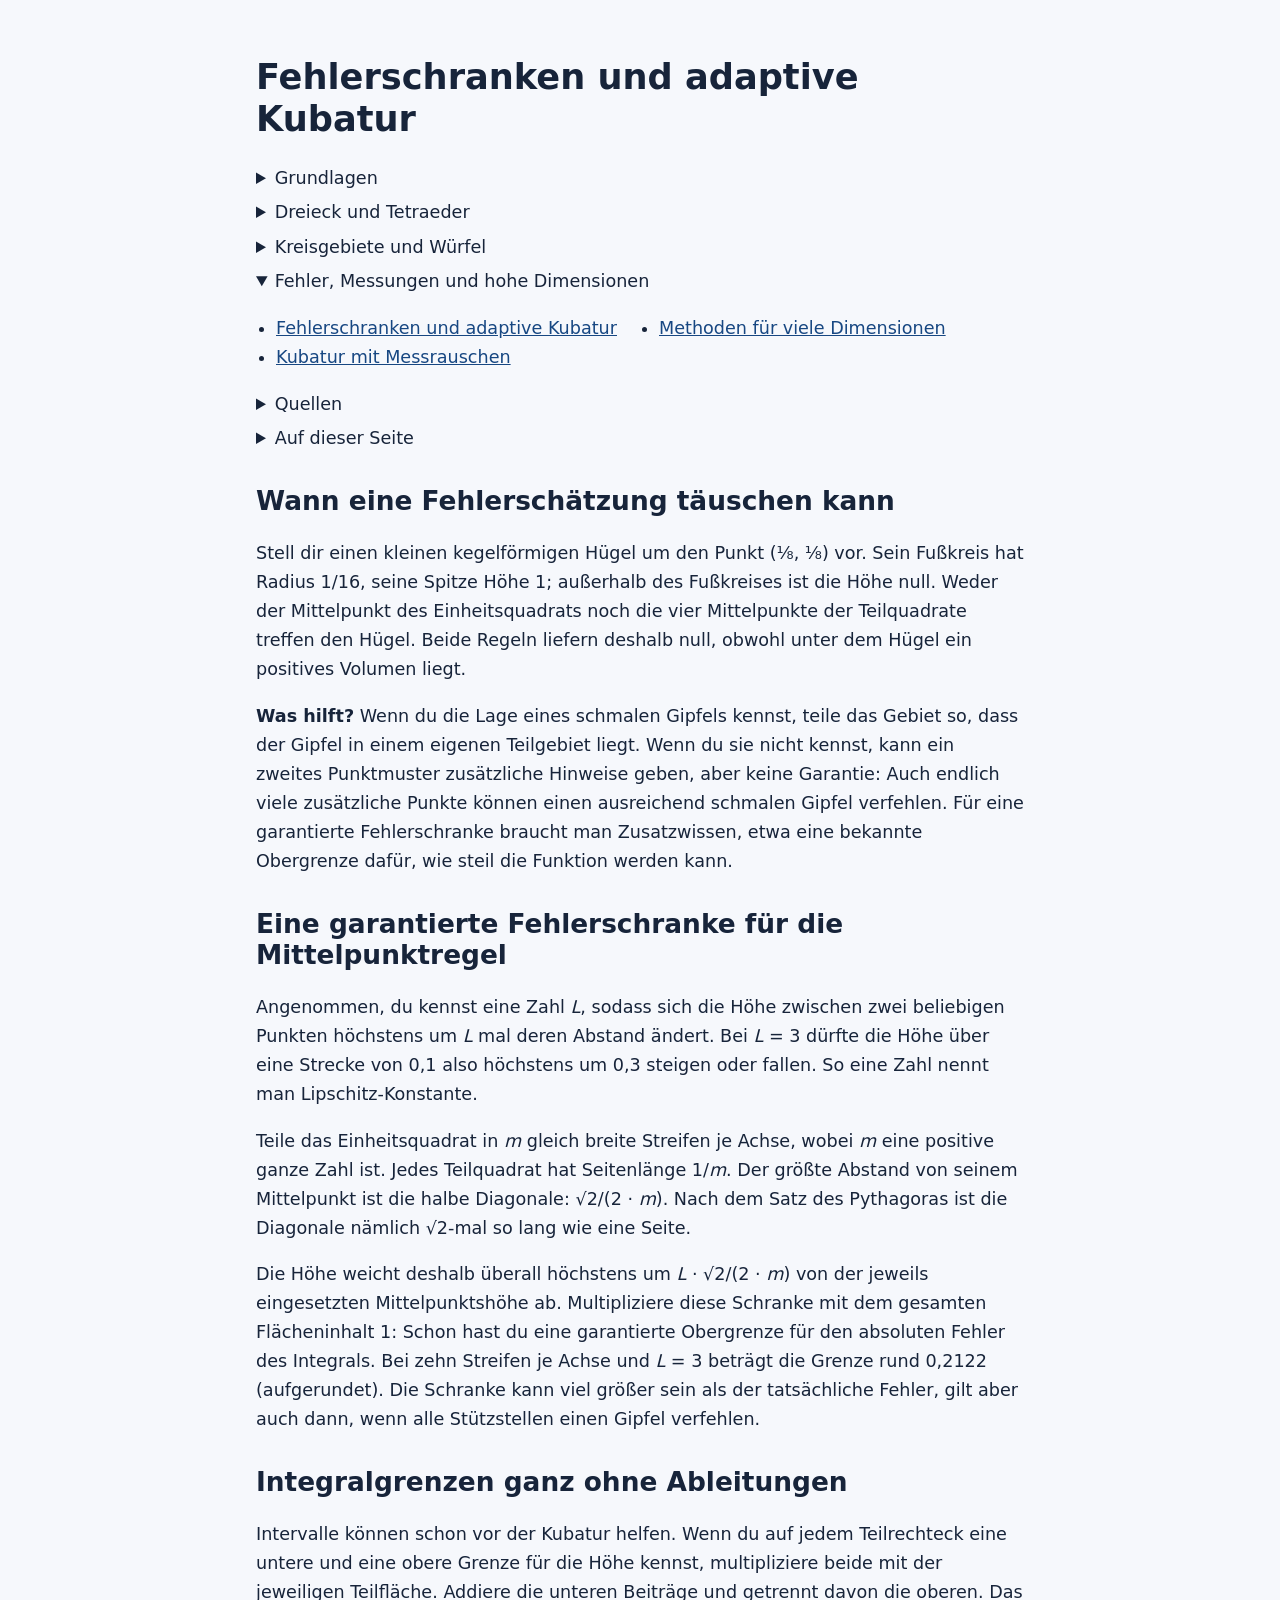
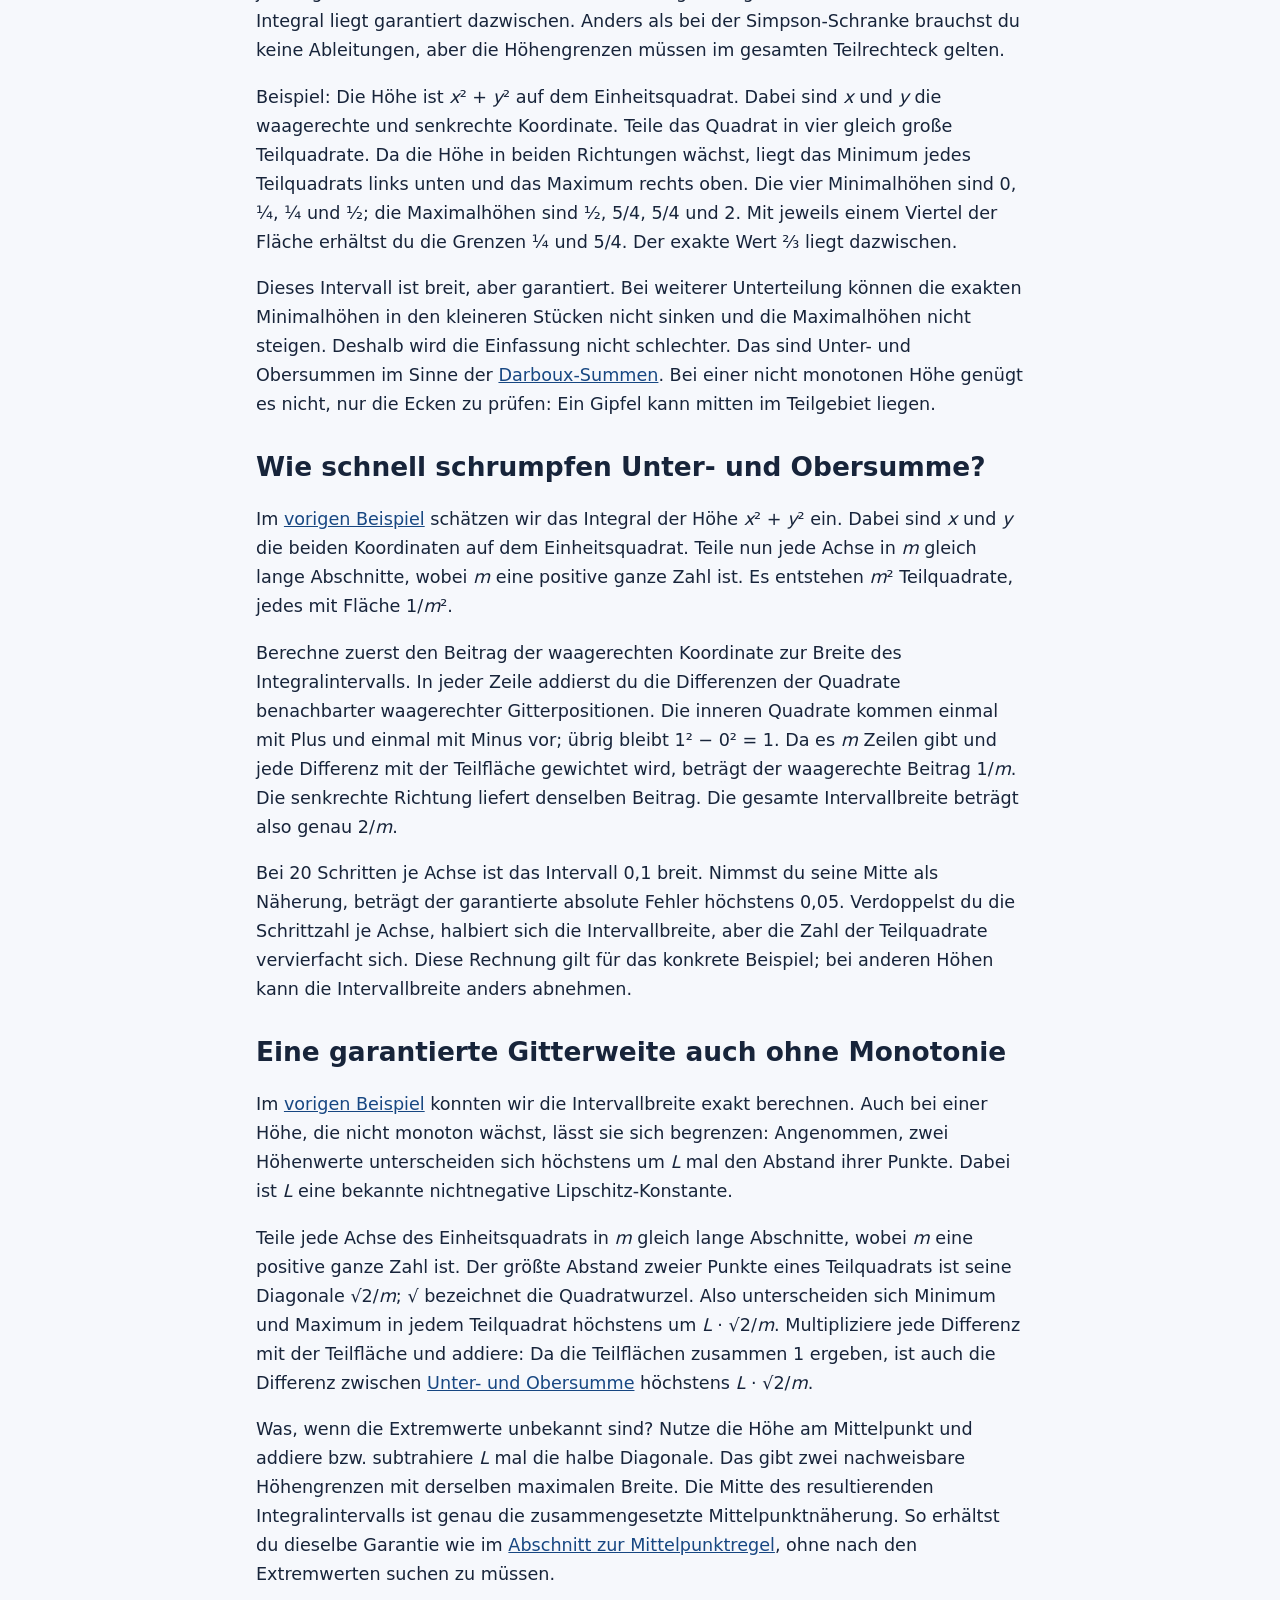
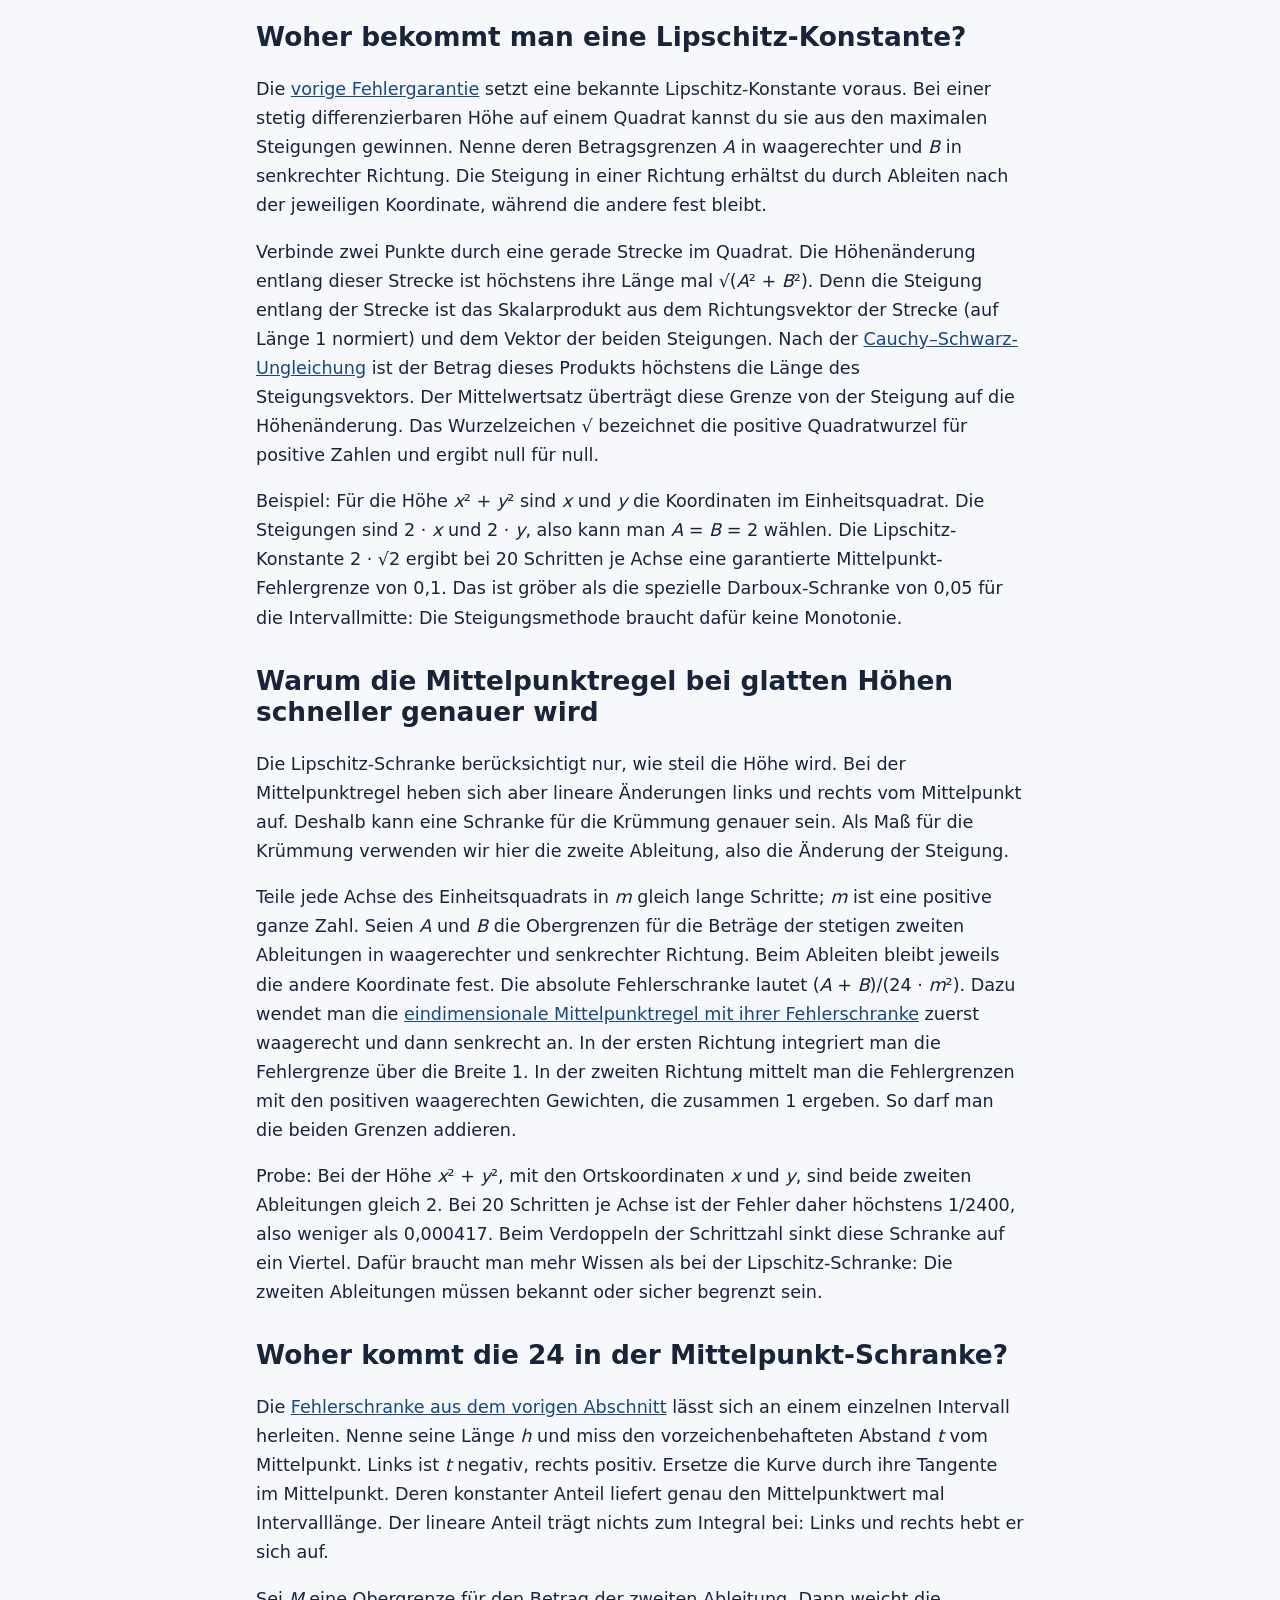
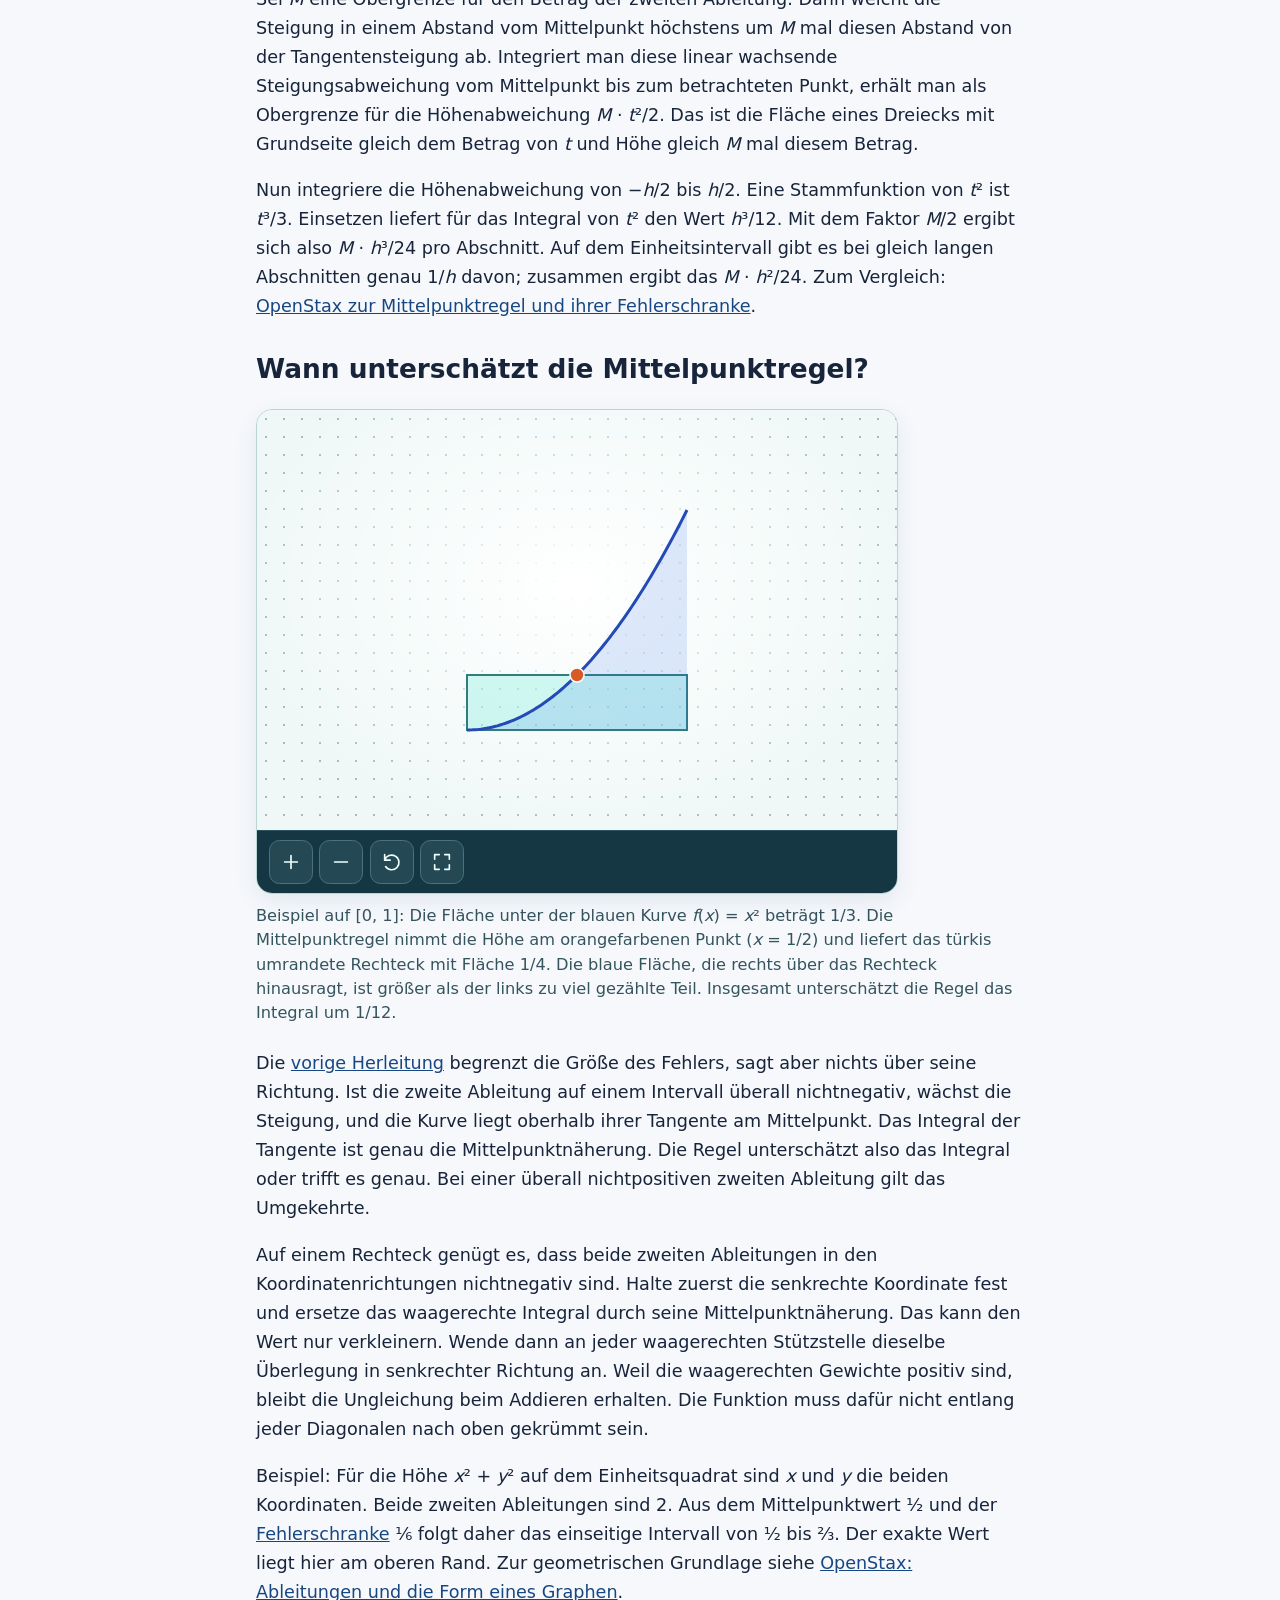
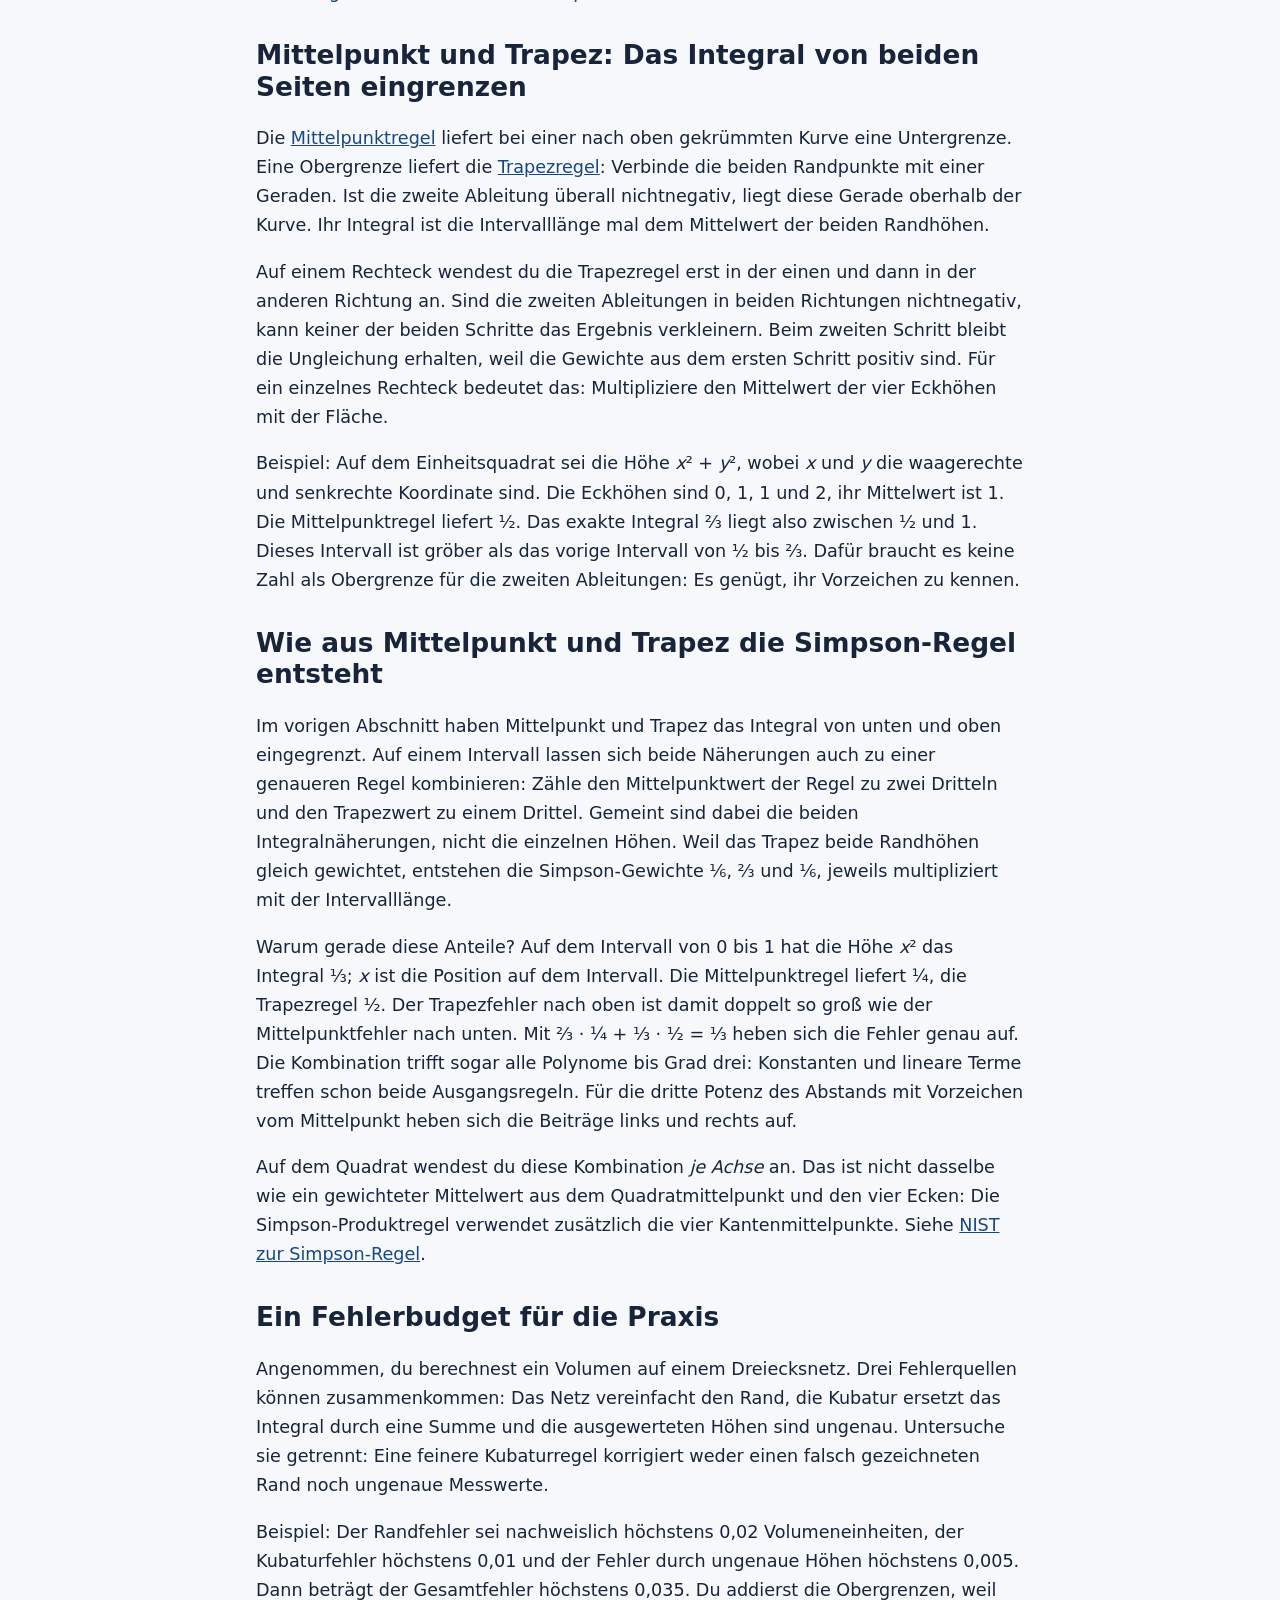
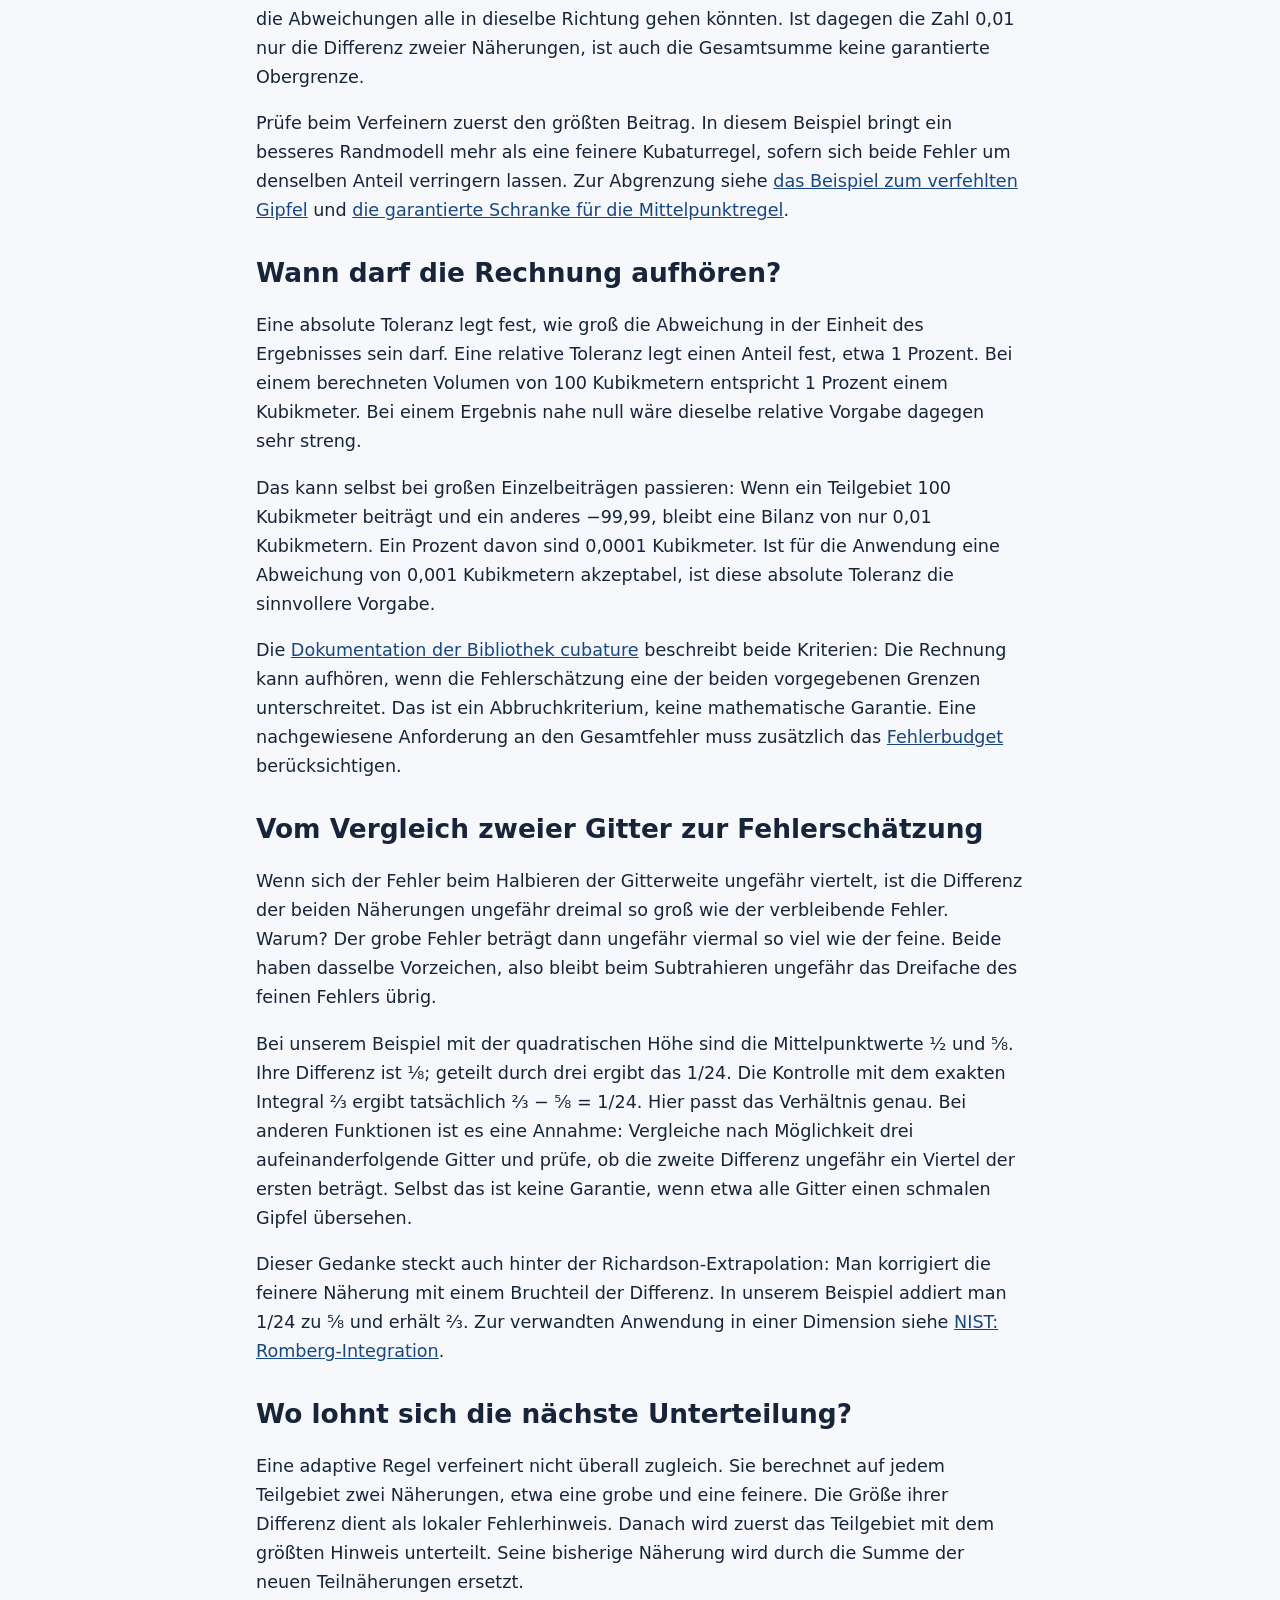
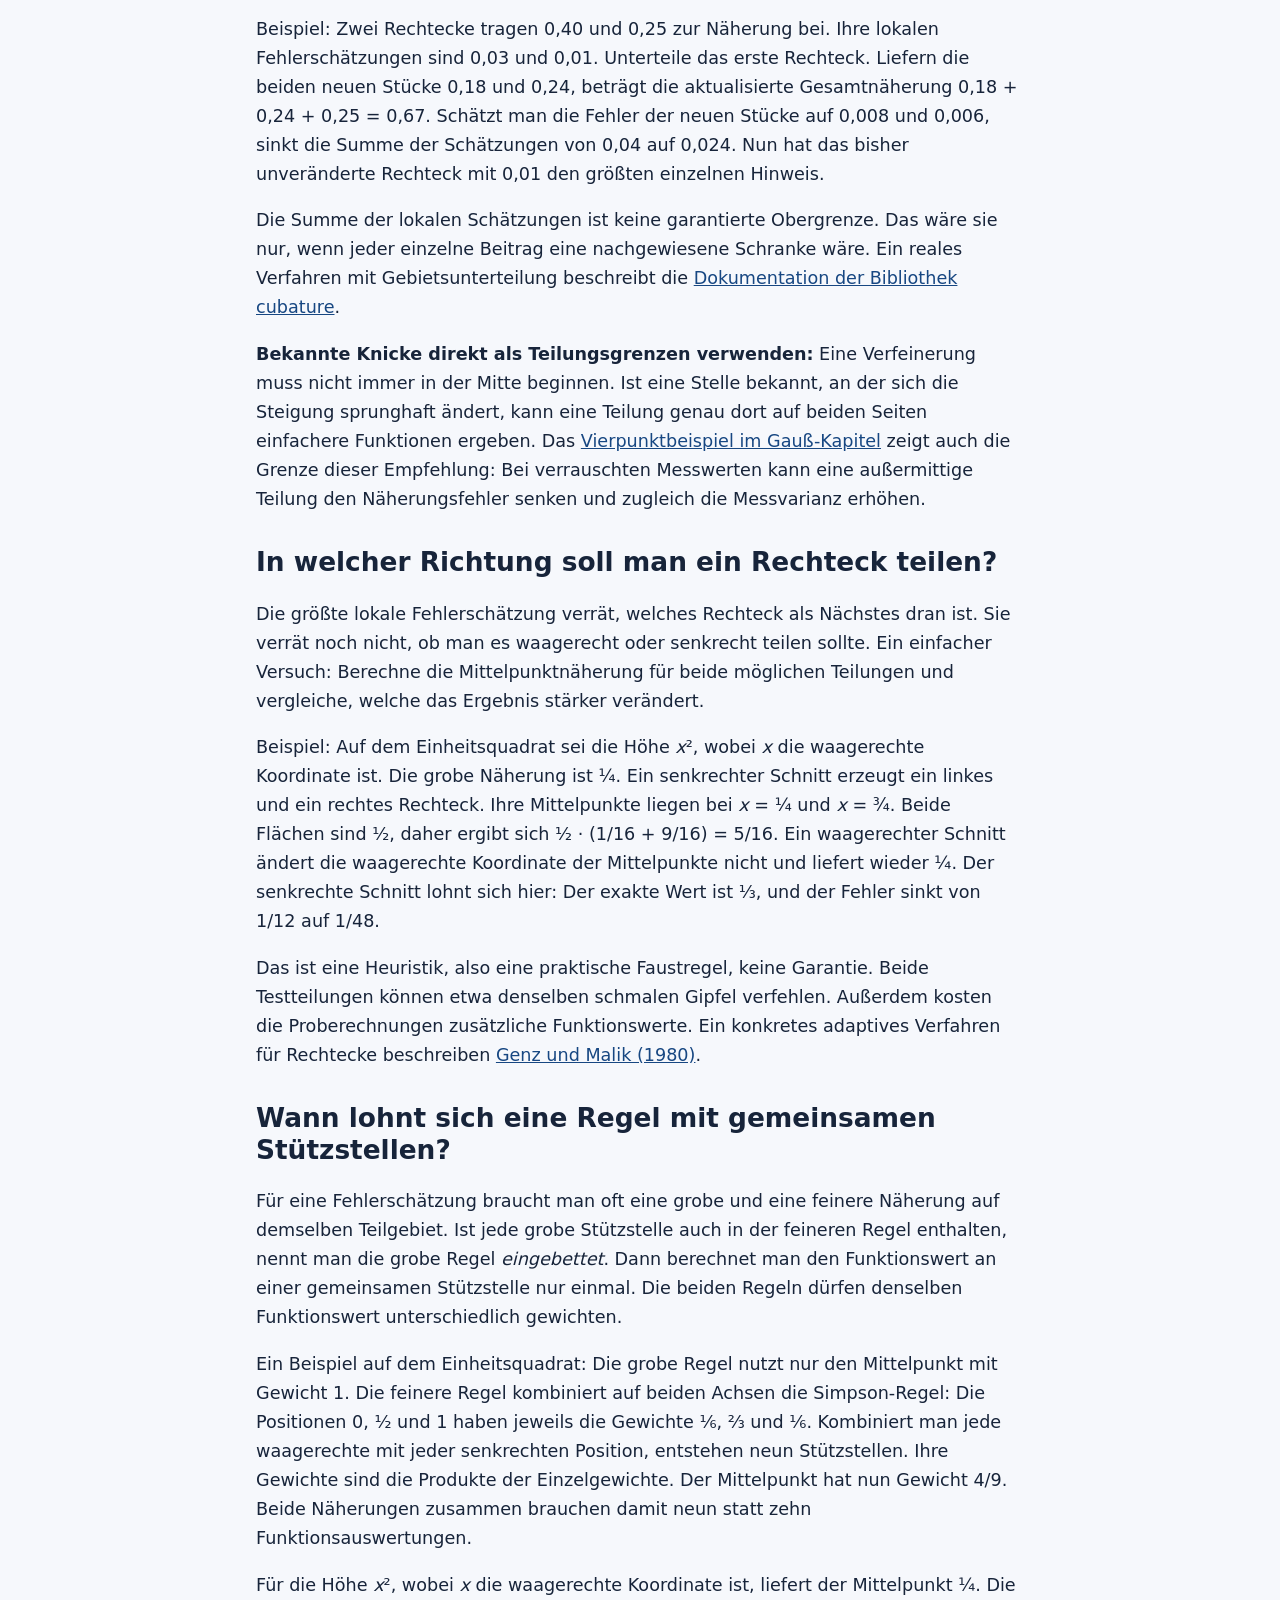
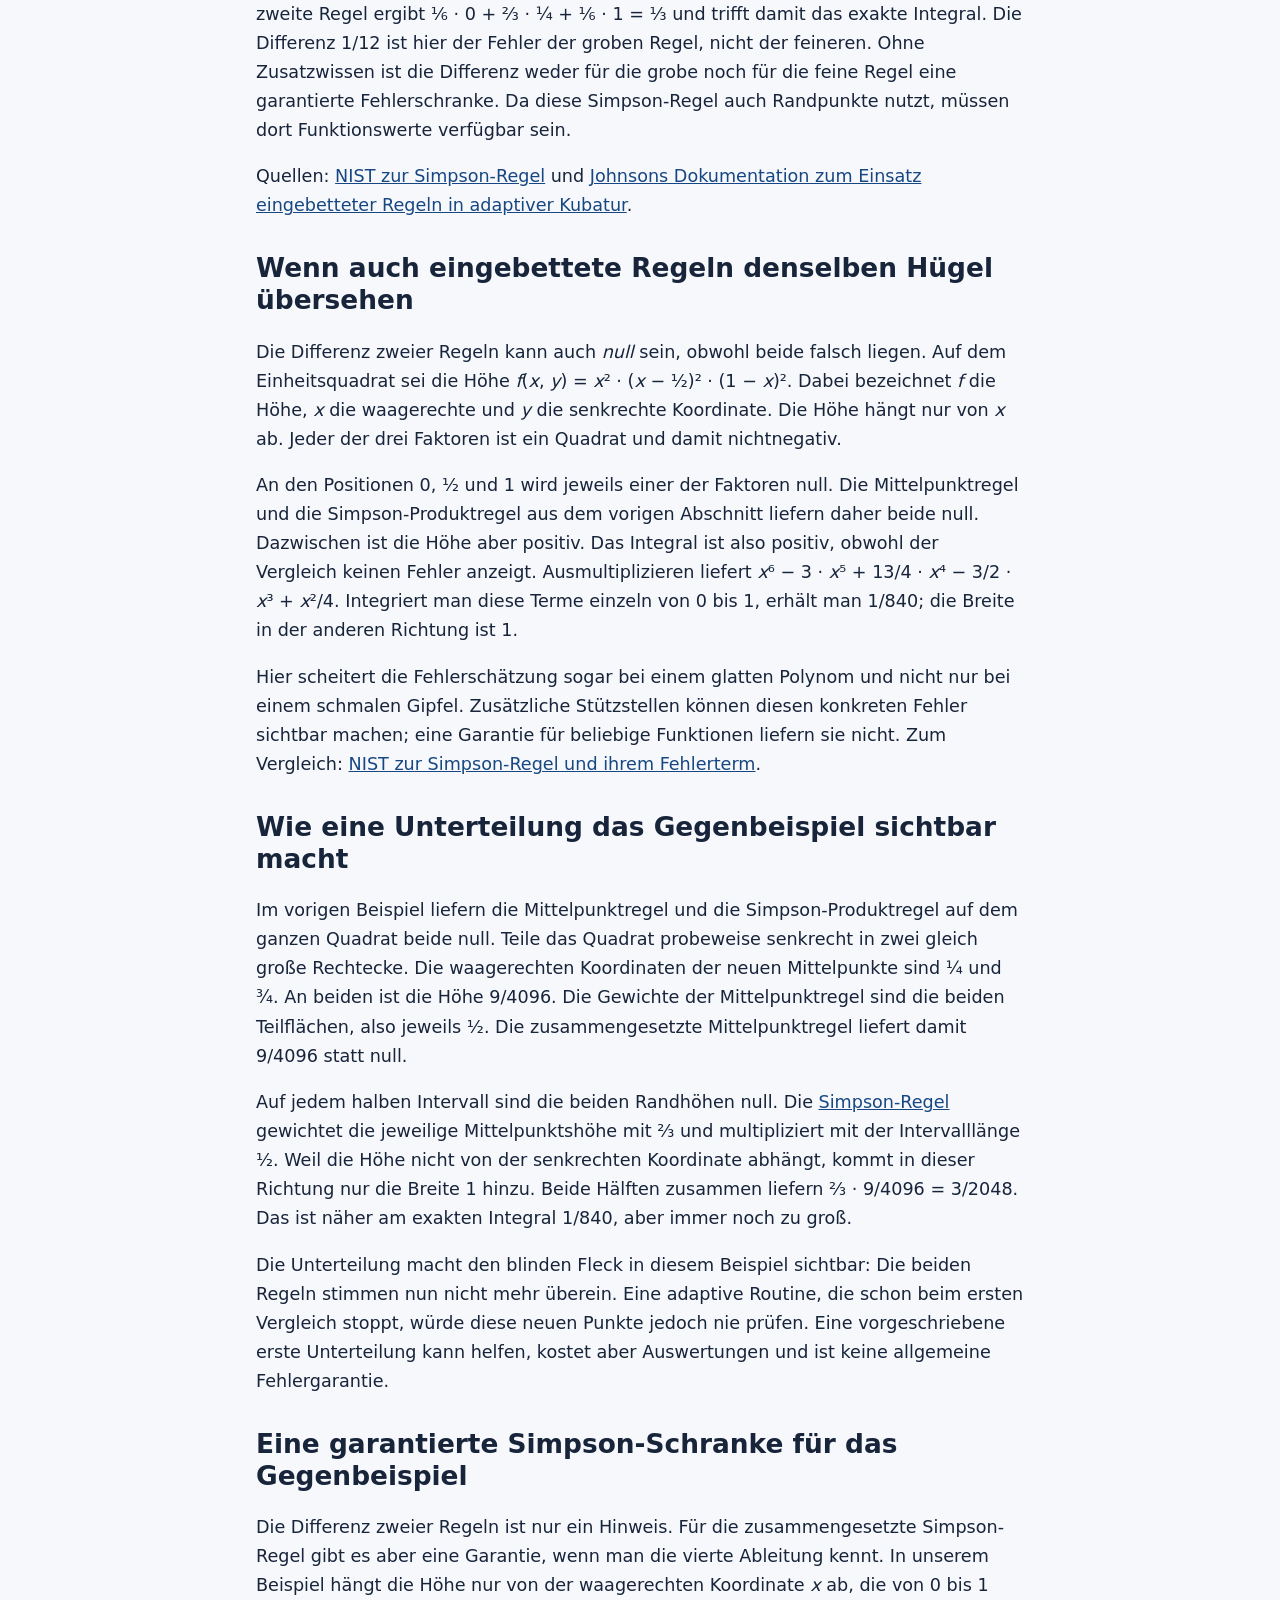
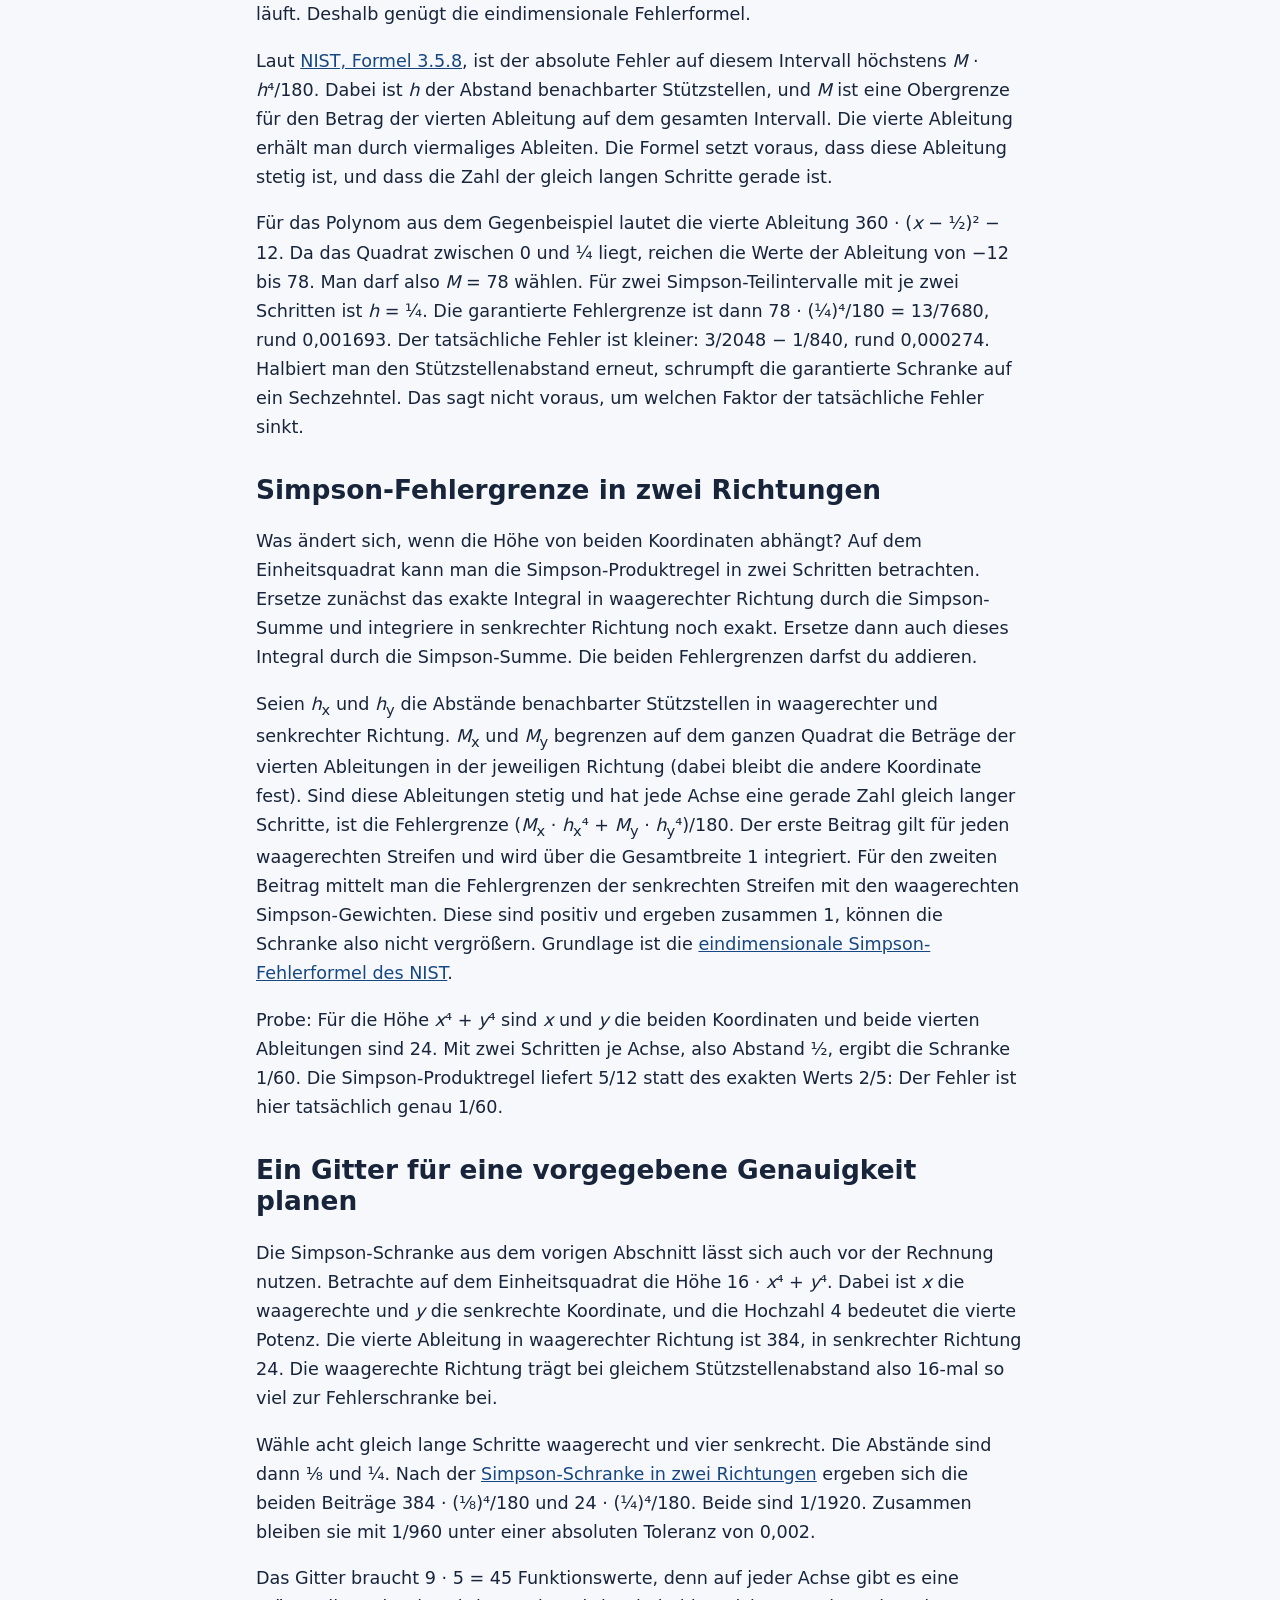
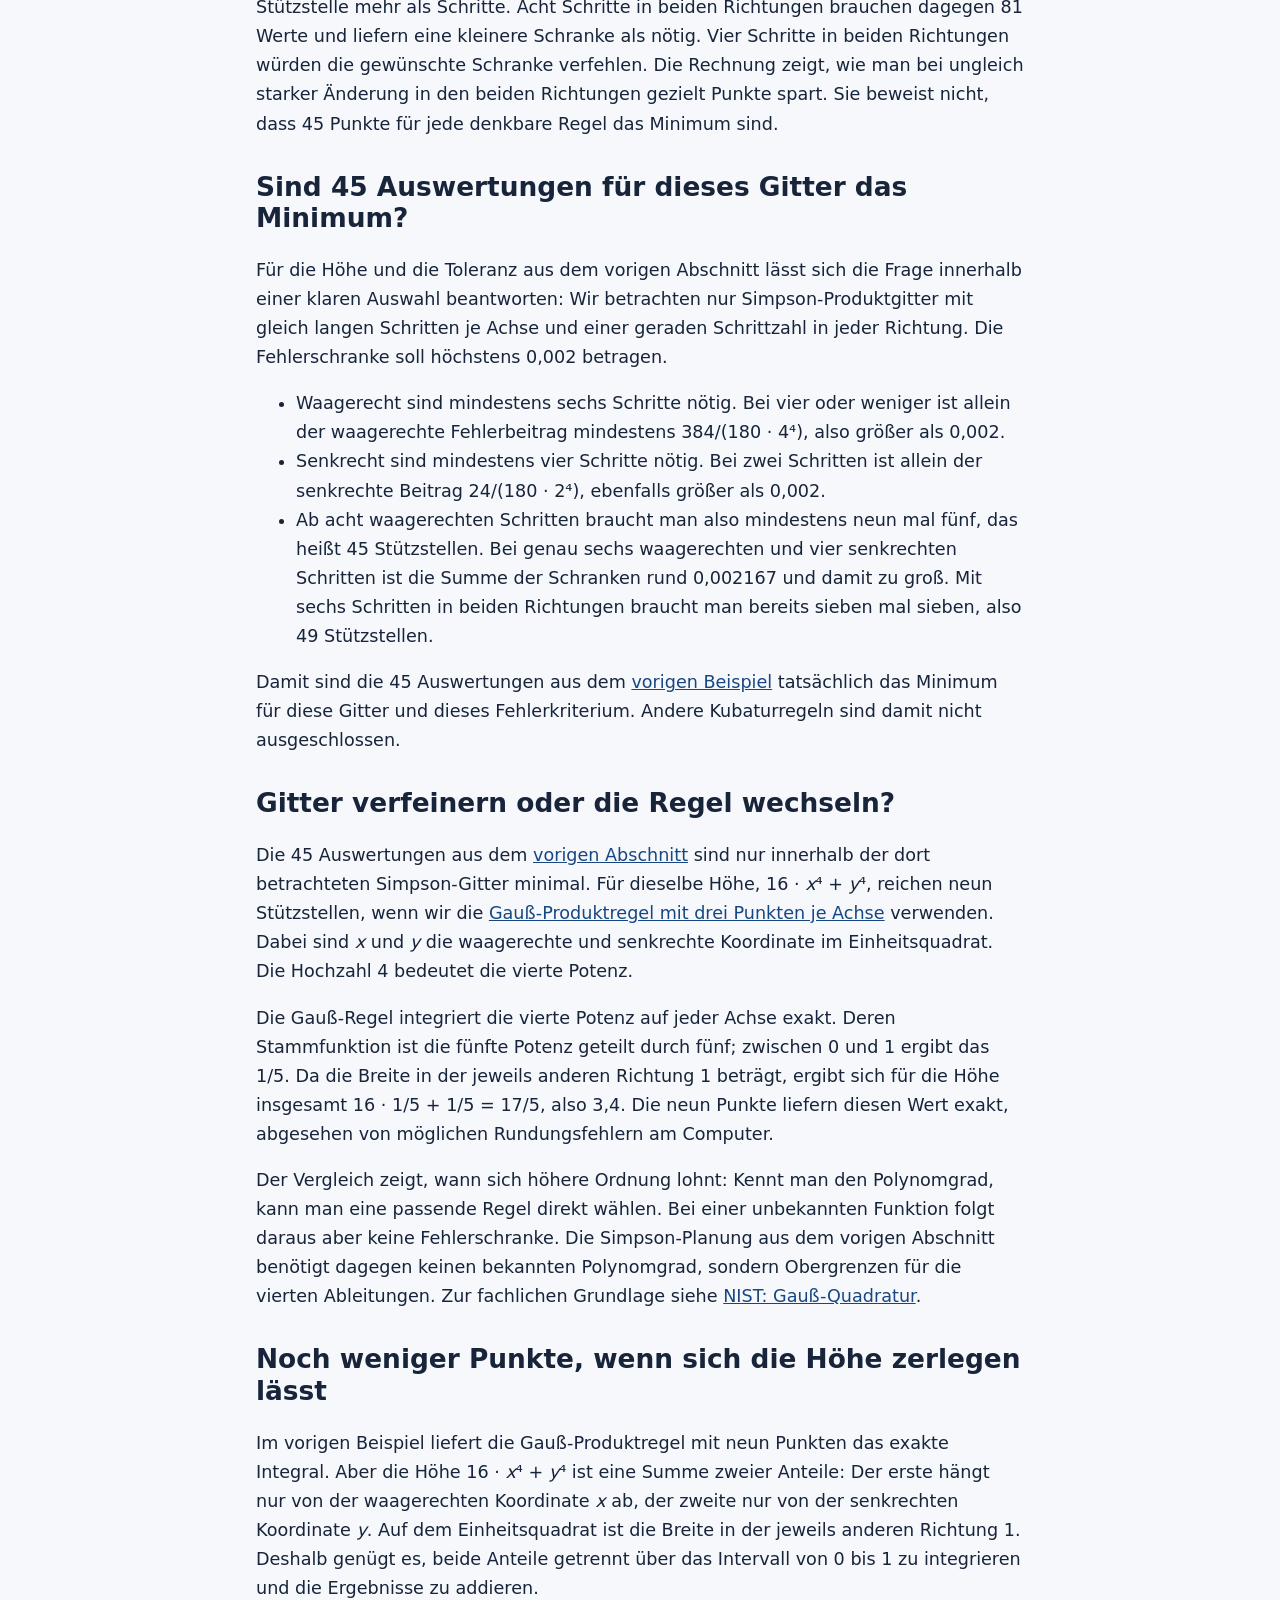
<file: fehler.html>
<!doctype html>
<html lang="de"><head><meta charset="utf-8"><meta name="viewport" content="width=device-width, initial-scale=1"><title>Fehlerschranken und adaptive Kubatur | Kubatur</title><link rel="stylesheet" href="kubatur.css"><script defer src="kubatur-viewer.js"></script></head><body><main>
<h1>Fehlerschranken und adaptive Kubatur</h1>
<nav class="kapitel" aria-label="Lernpfad"><details><summary>Grundlagen</summary><ul><li><a href="index.html">Kubatur: Einstieg und Grundlagen</a></li><li><a href="gauss.html">Gauß-Quadratur</a></li><li><a href="quadrat.html">Quadrat und Rechteck</a></li></ul></details><details><summary>Dreieck und Tetraeder</summary><ul><li><a href="dreieck.html">Dreieck</a></li><li><a href="tetraeder.html">Tetraeder</a></li><li><a href="dreieck-tetraeder.html">Dreieck und Tetraeder: gemeinsame Methoden</a></li></ul></details><details><summary>Kreisgebiete und Würfel</summary><ul><li><a href="kreis.html">Kreisscheibe, Sektor und Viertelring</a></li><li><a href="kreisring.html">Voller Kreisring</a></li><li><a href="wuerfel.html">Würfel und Hyperwürfel</a></li></ul></details><details open><summary>Fehler, Messungen und hohe Dimensionen</summary><ul><li><a href="fehler.html" aria-current="page">Fehlerschranken und adaptive Kubatur</a></li><li><a href="messungen.html">Kubatur mit Messrauschen</a></li><li><a href="viele-dimensionen.html">Methoden für viele Dimensionen</a></li></ul></details><details><summary>Quellen</summary><ul><li><a href="quellen.html">Quellen und Lesetipps</a></li></ul></details></nav>
<nav aria-label="Auf dieser Seite"><details><summary>Auf dieser Seite</summary><ol><li><a href="#wann-eine-fehlerschaetzung-taeuschen-kann">Wann eine Fehlerschätzung täuschen kann</a></li><li><a href="#eine-garantierte-fehlerschranke-fuer-die-mittelpunktregel">Eine garantierte Fehlerschranke für die Mittelpunktregel</a></li><li><a href="#intervall-kubatur">Integralgrenzen ganz ohne Ableitungen</a></li><li><a href="#darboux-gitterweite">Wie schnell schrumpfen Unter- und Obersumme?</a></li><li><a href="#darboux-lipschitz">Eine garantierte Gitterweite auch ohne Monotonie</a></li><li><a href="#lipschitz-aus-ableitungen">Woher bekommt man eine Lipschitz-Konstante?</a></li><li><a href="#mittelpunkt-kruemmung">Warum die Mittelpunktregel bei glatten Höhen schneller genauer wird</a></li><li><a href="#mittelpunkt-fehler-herleitung">Woher kommt die 24 in der Mittelpunkt-Schranke?</a></li><li><a href="#mittelpunkt-konvex">Wann unterschätzt die Mittelpunktregel?</a></li><li><a href="#trapez-obergrenze">Mittelpunkt und Trapez: Das Integral von beiden Seiten eingrenzen</a></li><li><a href="#simpson-aus-mittelpunkt-und-trapez">Wie aus Mittelpunkt und Trapez die Simpson-Regel entsteht</a></li><li><a href="#fehlerbudget">Ein Fehlerbudget für die Praxis</a></li><li><a href="#fehlertoleranzen">Wann darf die Rechnung aufhören?</a></li><li><a href="#fehlerschaetzung-durch-verfeinerung">Vom Vergleich zweier Gitter zur Fehlerschätzung</a></li><li><a href="#adaptive-auswahl">Wo lohnt sich die nächste Unterteilung?</a></li><li><a href="#adaptive-richtung">In welcher Richtung soll man ein Rechteck teilen?</a></li><li><a href="#eingebettete-regeln">Wann lohnt sich eine Regel mit gemeinsamen Stützstellen?</a></li><li><a href="#eingebettet-blinder-fleck">Wenn auch eingebettete Regeln denselben Hügel übersehen</a></li><li><a href="#blinder-fleck-erkennen">Wie eine Unterteilung das Gegenbeispiel sichtbar macht</a></li><li><a href="#simpson-fehlergrenze">Eine garantierte Simpson-Schranke für das Gegenbeispiel</a></li><li><a href="#simpson-schranke-zwei-richtungen">Simpson-Fehlergrenze in zwei Richtungen</a></li><li><a href="#simpson-gitter-planen">Ein Gitter für eine vorgegebene Genauigkeit planen</a></li><li><a href="#simpson-gitter-minimum">Sind 45 Auswertungen für dieses Gitter das Minimum?</a></li><li><a href="#simpson-oder-gauss">Gitter verfeinern oder die Regel wechseln?</a></li><li><a href="#additive-hoehen">Noch weniger Punkte, wenn sich die Höhe zerlegen lässt</a></li><li><a href="#produktstruktur">Wenn sich die Höhe als Produkt zerlegen lässt</a></li><li><a href="#produktstruktur-test">Produktstruktur erkennen: Vier Werte als Gegenprobe</a></li><li><a href="#niedriger-rang">Wenn ein Produkt nicht reicht: Summen von Produkten</a></li><li><a href="#produkt-fehler">Wie sich Fehler beim Multiplizieren fortpflanzen</a></li><li><a href="#produkt-fehler-intervall">Ein genaueres Fehlerintervall für Produkte</a></li><li><a href="#implizite-randkurven">Kubatur auf implizit beschriebenen Gebieten</a></li><li><a href="#polyeder-ohne-tetraeder">Polyederkubatur mit einer Quader-Hilfsregel</a></li></ol></details></nav>
<section id="wann-eine-fehlerschaetzung-taeuschen-kann"><h2>Wann eine Fehlerschätzung täuschen kann</h2><p>Stell dir einen kleinen kegelförmigen Hügel um den Punkt (⅛, ⅛) vor. Sein Fußkreis hat Radius 1/16, seine Spitze Höhe 1; außerhalb des Fußkreises ist die Höhe null. Weder der Mittelpunkt des Einheitsquadrats noch die vier Mittelpunkte der Teilquadrate treffen den Hügel. Beide Regeln liefern deshalb null, obwohl unter dem Hügel ein positives Volumen liegt.</p><p><strong>Was hilft?</strong> Wenn du die Lage eines schmalen Gipfels kennst, teile das Gebiet so, dass der Gipfel in einem eigenen Teilgebiet liegt. Wenn du sie nicht kennst, kann ein zweites Punktmuster zusätzliche Hinweise geben, aber keine Garantie: Auch endlich viele zusätzliche Punkte können einen ausreichend schmalen Gipfel verfehlen. Für eine garantierte Fehlerschranke braucht man Zusatzwissen, etwa eine bekannte Obergrenze dafür, wie steil die Funktion werden kann.</p></section>
<section id="eine-garantierte-fehlerschranke-fuer-die-mittelpunktregel"><h2>Eine garantierte Fehlerschranke für die Mittelpunktregel</h2><p>Angenommen, du kennst eine Zahl <var>L</var>, sodass sich die Höhe zwischen zwei beliebigen Punkten höchstens um <var>L</var> mal deren Abstand ändert. Bei <var>L</var> = 3 dürfte die Höhe über eine Strecke von 0,1 also höchstens um 0,3 steigen oder fallen. So eine Zahl nennt man Lipschitz-Konstante.</p><p>Teile das Einheitsquadrat in <var>m</var> gleich breite Streifen je Achse, wobei <var>m</var> eine positive ganze Zahl ist. Jedes Teilquadrat hat Seitenlänge 1/<var>m</var>. Der größte Abstand von seinem Mittelpunkt ist die halbe Diagonale: √2/(2 · <var>m</var>). Nach dem Satz des Pythagoras ist die Diagonale nämlich √2-mal so lang wie eine Seite.</p><p>Die Höhe weicht deshalb überall höchstens um <var>L</var> · √2/(2 · <var>m</var>) von der jeweils eingesetzten Mittelpunktshöhe ab. Multipliziere diese Schranke mit dem gesamten Flächeninhalt 1: Schon hast du eine garantierte Obergrenze für den absoluten Fehler des Integrals. Bei zehn Streifen je Achse und <var>L</var> = 3 beträgt die Grenze rund 0,2122 (aufgerundet). Die Schranke kann viel größer sein als der tatsächliche Fehler, gilt aber auch dann, wenn alle Stützstellen einen Gipfel verfehlen.</p></section>
<section id="intervall-kubatur"><h2>Integralgrenzen ganz ohne Ableitungen</h2><p>Intervalle können schon vor der Kubatur helfen. Wenn du auf jedem Teilrechteck eine untere und eine obere Grenze für die Höhe kennst, multipliziere beide mit der jeweiligen Teilfläche. Addiere die unteren Beiträge und getrennt davon die oberen. Das Integral liegt garantiert dazwischen. Anders als bei der Simpson-Schranke brauchst du keine Ableitungen, aber die Höhengrenzen müssen im gesamten Teilrechteck gelten.</p><p>Beispiel: Die Höhe ist <var>x</var>² + <var>y</var>² auf dem Einheitsquadrat. Dabei sind <var>x</var> und <var>y</var> die waagerechte und senkrechte Koordinate. Teile das Quadrat in vier gleich große Teilquadrate. Da die Höhe in beiden Richtungen wächst, liegt das Minimum jedes Teilquadrats links unten und das Maximum rechts oben. Die vier Minimalhöhen sind 0, ¼, ¼ und ½; die Maximalhöhen sind ½, 5/4, 5/4 und 2. Mit jeweils einem Viertel der Fläche erhältst du die Grenzen ¼ und 5/4. Der exakte Wert ⅔ liegt dazwischen.</p><p>Dieses Intervall ist breit, aber garantiert. Bei weiterer Unterteilung können die exakten Minimalhöhen in den kleineren Stücken nicht sinken und die Maximalhöhen nicht steigen. Deshalb wird die Einfassung nicht schlechter. Das sind Unter- und Obersummen im Sinne der <a href="https://encyclopediaofmath.org/wiki/Darboux_sum">Darboux-Summen</a>. Bei einer nicht monotonen Höhe genügt es nicht, nur die Ecken zu prüfen: Ein Gipfel kann mitten im Teilgebiet liegen.</p></section>
<section id="darboux-gitterweite"><h2>Wie schnell schrumpfen Unter- und Obersumme?</h2><p>Im <a href="#intervall-kubatur">vorigen Beispiel</a> schätzen wir das Integral der Höhe <var>x</var>² + <var>y</var>² ein. Dabei sind <var>x</var> und <var>y</var> die beiden Koordinaten auf dem Einheitsquadrat. Teile nun jede Achse in <var>m</var> gleich lange Abschnitte, wobei <var>m</var> eine positive ganze Zahl ist. Es entstehen <var>m</var>² Teilquadrate, jedes mit Fläche 1/<var>m</var>².</p><p>Berechne zuerst den Beitrag der waagerechten Koordinate zur Breite des Integralintervalls. In jeder Zeile addierst du die Differenzen der Quadrate benachbarter waagerechter Gitterpositionen. Die inneren Quadrate kommen einmal mit Plus und einmal mit Minus vor; übrig bleibt 1² − 0² = 1. Da es <var>m</var> Zeilen gibt und jede Differenz mit der Teilfläche gewichtet wird, beträgt der waagerechte Beitrag 1/<var>m</var>. Die senkrechte Richtung liefert denselben Beitrag. Die gesamte Intervallbreite beträgt also genau 2/<var>m</var>.</p><p>Bei 20 Schritten je Achse ist das Intervall 0,1 breit. Nimmst du seine Mitte als Näherung, beträgt der garantierte absolute Fehler höchstens 0,05. Verdoppelst du die Schrittzahl je Achse, halbiert sich die Intervallbreite, aber die Zahl der Teilquadrate vervierfacht sich. Diese Rechnung gilt für das konkrete Beispiel; bei anderen Höhen kann die Intervallbreite anders abnehmen.</p></section>
<section id="darboux-lipschitz"><h2>Eine garantierte Gitterweite auch ohne Monotonie</h2><p>Im <a href="#darboux-gitterweite">vorigen Beispiel</a> konnten wir die Intervallbreite exakt berechnen. Auch bei einer Höhe, die nicht monoton wächst, lässt sie sich begrenzen: Angenommen, zwei Höhenwerte unterscheiden sich höchstens um <var>L</var> mal den Abstand ihrer Punkte. Dabei ist <var>L</var> eine bekannte nichtnegative Lipschitz-Konstante.</p><p>Teile jede Achse des Einheitsquadrats in <var>m</var> gleich lange Abschnitte, wobei <var>m</var> eine positive ganze Zahl ist. Der größte Abstand zweier Punkte eines Teilquadrats ist seine Diagonale √2/<var>m</var>; √ bezeichnet die Quadratwurzel. Also unterscheiden sich Minimum und Maximum in jedem Teilquadrat höchstens um <var>L</var> · √2/<var>m</var>. Multipliziere jede Differenz mit der Teilfläche und addiere: Da die Teilflächen zusammen 1 ergeben, ist auch die Differenz zwischen <a href="https://encyclopediaofmath.org/wiki/Darboux_sum">Unter- und Obersumme</a> höchstens <var>L</var> · √2/<var>m</var>.</p><p>Was, wenn die Extremwerte unbekannt sind? Nutze die Höhe am Mittelpunkt und addiere bzw. subtrahiere <var>L</var> mal die halbe Diagonale. Das gibt zwei nachweisbare Höhengrenzen mit derselben maximalen Breite. Die Mitte des resultierenden Integralintervalls ist genau die zusammengesetzte Mittelpunktnäherung. So erhältst du dieselbe Garantie wie im <a href="#eine-garantierte-fehlerschranke-fuer-die-mittelpunktregel">Abschnitt zur Mittelpunktregel</a>, ohne nach den Extremwerten suchen zu müssen.</p></section>
<section id="lipschitz-aus-ableitungen"><h2>Woher bekommt man eine Lipschitz-Konstante?</h2><p>Die <a href="#darboux-lipschitz">vorige Fehlergarantie</a> setzt eine bekannte Lipschitz-Konstante voraus. Bei einer stetig differenzierbaren Höhe auf einem Quadrat kannst du sie aus den maximalen Steigungen gewinnen. Nenne deren Betragsgrenzen <var>A</var> in waagerechter und <var>B</var> in senkrechter Richtung. Die Steigung in einer Richtung erhältst du durch Ableiten nach der jeweiligen Koordinate, während die andere fest bleibt.</p><p>Verbinde zwei Punkte durch eine gerade Strecke im Quadrat. Die Höhenänderung entlang dieser Strecke ist höchstens ihre Länge mal √(<var>A</var>² + <var>B</var>²). Denn die Steigung entlang der Strecke ist das Skalarprodukt aus dem Richtungsvektor der Strecke (auf Länge 1 normiert) und dem Vektor der beiden Steigungen. Nach der <a href="https://mathworld.wolfram.com/SchwarzsInequality.html">Cauchy–Schwarz-Ungleichung</a> ist der Betrag dieses Produkts höchstens die Länge des Steigungsvektors. Der Mittelwertsatz überträgt diese Grenze von der Steigung auf die Höhenänderung. Das Wurzelzeichen √ bezeichnet die positive Quadratwurzel für positive Zahlen und ergibt null für null.</p><p>Beispiel: Für die Höhe <var>x</var>² + <var>y</var>² sind <var>x</var> und <var>y</var> die Koordinaten im Einheitsquadrat. Die Steigungen sind 2 · <var>x</var> und 2 · <var>y</var>, also kann man <var>A</var> = <var>B</var> = 2 wählen. Die Lipschitz-Konstante 2 · √2 ergibt bei 20 Schritten je Achse eine garantierte Mittelpunkt-Fehlergrenze von 0,1. Das ist gröber als die spezielle Darboux-Schranke von 0,05 für die Intervallmitte: Die Steigungsmethode braucht dafür keine Monotonie.</p></section>
<section id="mittelpunkt-kruemmung"><h2>Warum die Mittelpunktregel bei glatten Höhen schneller genauer wird</h2><p>Die Lipschitz-Schranke berücksichtigt nur, wie steil die Höhe wird. Bei der Mittelpunktregel heben sich aber lineare Änderungen links und rechts vom Mittelpunkt auf. Deshalb kann eine Schranke für die Krümmung genauer sein. Als Maß für die Krümmung verwenden wir hier die zweite Ableitung, also die Änderung der Steigung.</p><p>Teile jede Achse des Einheitsquadrats in <var>m</var> gleich lange Schritte; <var>m</var> ist eine positive ganze Zahl. Seien <var>A</var> und <var>B</var> die Obergrenzen für die Beträge der stetigen zweiten Ableitungen in waagerechter und senkrechter Richtung. Beim Ableiten bleibt jeweils die andere Koordinate fest. Die absolute Fehlerschranke lautet (<var>A</var> + <var>B</var>)/(24 · <var>m</var>²). Dazu wendet man die <a href="https://en.wikipedia.org/wiki/Midpoint_method#Midpoint_rule">eindimensionale Mittelpunktregel mit ihrer Fehlerschranke</a> zuerst waagerecht und dann senkrecht an. In der ersten Richtung integriert man die Fehlergrenze über die Breite 1. In der zweiten Richtung mittelt man die Fehlergrenzen mit den positiven waagerechten Gewichten, die zusammen 1 ergeben. So darf man die beiden Grenzen addieren.</p><p>Probe: Bei der Höhe <var>x</var>² + <var>y</var>², mit den Ortskoordinaten <var>x</var> und <var>y</var>, sind beide zweiten Ableitungen gleich 2. Bei 20 Schritten je Achse ist der Fehler daher höchstens 1/2400, also weniger als 0,000417. Beim Verdoppeln der Schrittzahl sinkt diese Schranke auf ein Viertel. Dafür braucht man mehr Wissen als bei der Lipschitz-Schranke: Die zweiten Ableitungen müssen bekannt oder sicher begrenzt sein.</p></section>
<section id="mittelpunkt-fehler-herleitung"><h2>Woher kommt die 24 in der Mittelpunkt-Schranke?</h2><p>Die <a href="#mittelpunkt-kruemmung">Fehlerschranke aus dem vorigen Abschnitt</a> lässt sich an einem einzelnen Intervall herleiten. Nenne seine Länge <var>h</var> und miss den vorzeichenbehafteten Abstand <var>t</var> vom Mittelpunkt. Links ist <var>t</var> negativ, rechts positiv. Ersetze die Kurve durch ihre Tangente im Mittelpunkt. Deren konstanter Anteil liefert genau den Mittelpunktwert mal Intervalllänge. Der lineare Anteil trägt nichts zum Integral bei: Links und rechts hebt er sich auf.</p><p>Sei <var>M</var> eine Obergrenze für den Betrag der zweiten Ableitung. Dann weicht die Steigung in einem Abstand vom Mittelpunkt höchstens um <var>M</var> mal diesen Abstand von der Tangentensteigung ab. Integriert man diese linear wachsende Steigungsabweichung vom Mittelpunkt bis zum betrachteten Punkt, erhält man als Obergrenze für die Höhenabweichung <var>M</var> · <var>t</var>²/2. Das ist die Fläche eines Dreiecks mit Grundseite gleich dem Betrag von <var>t</var> und Höhe gleich <var>M</var> mal diesem Betrag.</p><p>Nun integriere die Höhenabweichung von −<var>h</var>/2 bis <var>h</var>/2. Eine Stammfunktion von <var>t</var>² ist <var>t</var>³/3. Einsetzen liefert für das Integral von <var>t</var>² den Wert <var>h</var>³/12. Mit dem Faktor <var>M</var>/2 ergibt sich also <var>M</var> · <var>h</var>³/24 pro Abschnitt. Auf dem Einheitsintervall gibt es bei gleich langen Abschnitten genau 1/<var>h</var> davon; zusammen ergibt das <var>M</var> · <var>h</var>²/24. Zum Vergleich: <a href="https://openstax.org/books/calculus-volume-2/pages/3-6-numerical-integration">OpenStax zur Mittelpunktregel und ihrer Fehlerschranke</a>.</p></section>
<section id="mittelpunkt-konvex"><h2>Wann unterschätzt die Mittelpunktregel?</h2><figure class="kubatur-figure"><div data-kubatur-viewer="midpoint"></div><figcaption>Beispiel auf [0, 1]: Die Fläche unter der blauen Kurve <var>f</var>(<var>x</var>) = <var>x</var>² beträgt 1/3. Die Mittelpunktregel nimmt die Höhe am orangefarbenen Punkt (<var>x</var> = 1/2) und liefert das türkis umrandete Rechteck mit Fläche 1/4. Die blaue Fläche, die rechts über das Rechteck hinausragt, ist größer als der links zu viel gezählte Teil. Insgesamt unterschätzt die Regel das Integral um 1/12.</figcaption></figure><p>Die <a href="#mittelpunkt-fehler-herleitung">vorige Herleitung</a> begrenzt die Größe des Fehlers, sagt aber nichts über seine Richtung. Ist die zweite Ableitung auf einem Intervall überall nichtnegativ, wächst die Steigung, und die Kurve liegt oberhalb ihrer Tangente am Mittelpunkt. Das Integral der Tangente ist genau die Mittelpunktnäherung. Die Regel unterschätzt also das Integral oder trifft es genau. Bei einer überall nichtpositiven zweiten Ableitung gilt das Umgekehrte.</p><p>Auf einem Rechteck genügt es, dass beide zweiten Ableitungen in den Koordinatenrichtungen nichtnegativ sind. Halte zuerst die senkrechte Koordinate fest und ersetze das waagerechte Integral durch seine Mittelpunktnäherung. Das kann den Wert nur verkleinern. Wende dann an jeder waagerechten Stützstelle dieselbe Überlegung in senkrechter Richtung an. Weil die waagerechten Gewichte positiv sind, bleibt die Ungleichung beim Addieren erhalten. Die Funktion muss dafür nicht entlang jeder Diagonalen nach oben gekrümmt sein.</p><p>Beispiel: Für die Höhe <var>x</var>² + <var>y</var>² auf dem Einheitsquadrat sind <var>x</var> und <var>y</var> die beiden Koordinaten. Beide zweiten Ableitungen sind 2. Aus dem Mittelpunktwert ½ und der <a href="#mittelpunkt-kruemmung">Fehlerschranke</a> ⅙ folgt daher das einseitige Intervall von ½ bis ⅔. Der exakte Wert liegt hier am oberen Rand. Zur geometrischen Grundlage siehe <a href="https://openstax.org/books/calculus-volume-1/pages/4-5-derivatives-and-the-shape-of-a-graph">OpenStax: Ableitungen und die Form eines Graphen</a>.</p></section>
<section id="trapez-obergrenze"><h2>Mittelpunkt und Trapez: Das Integral von beiden Seiten eingrenzen</h2><p>Die <a href="#mittelpunkt-konvex">Mittelpunktregel</a> liefert bei einer nach oben gekrümmten Kurve eine Untergrenze. Eine Obergrenze liefert die <a href="https://dlmf.nist.gov/3.5#i">Trapezregel</a>: Verbinde die beiden Randpunkte mit einer Geraden. Ist die zweite Ableitung überall nichtnegativ, liegt diese Gerade oberhalb der Kurve. Ihr Integral ist die Intervalllänge mal dem Mittelwert der beiden Randhöhen.</p><p>Auf einem Rechteck wendest du die Trapezregel erst in der einen und dann in der anderen Richtung an. Sind die zweiten Ableitungen in beiden Richtungen nichtnegativ, kann keiner der beiden Schritte das Ergebnis verkleinern. Beim zweiten Schritt bleibt die Ungleichung erhalten, weil die Gewichte aus dem ersten Schritt positiv sind. Für ein einzelnes Rechteck bedeutet das: Multipliziere den Mittelwert der vier Eckhöhen mit der Fläche.</p><p>Beispiel: Auf dem Einheitsquadrat sei die Höhe <var>x</var>² + <var>y</var>², wobei <var>x</var> und <var>y</var> die waagerechte und senkrechte Koordinate sind. Die Eckhöhen sind 0, 1, 1 und 2, ihr Mittelwert ist 1. Die Mittelpunktregel liefert ½. Das exakte Integral ⅔ liegt also zwischen ½ und 1. Dieses Intervall ist gröber als das vorige Intervall von ½ bis ⅔. Dafür braucht es keine Zahl als Obergrenze für die zweiten Ableitungen: Es genügt, ihr Vorzeichen zu kennen.</p></section>
<section id="simpson-aus-mittelpunkt-und-trapez"><h2>Wie aus Mittelpunkt und Trapez die Simpson-Regel entsteht</h2><p>Im vorigen Abschnitt haben Mittelpunkt und Trapez das Integral von unten und oben eingegrenzt. Auf einem Intervall lassen sich beide Näherungen auch zu einer genaueren Regel kombinieren: Zähle den Mittelpunktwert der Regel zu zwei Dritteln und den Trapezwert zu einem Drittel. Gemeint sind dabei die beiden Integralnäherungen, nicht die einzelnen Höhen. Weil das Trapez beide Randhöhen gleich gewichtet, entstehen die Simpson-Gewichte ⅙, ⅔ und ⅙, jeweils multipliziert mit der Intervalllänge.</p><p>Warum gerade diese Anteile? Auf dem Intervall von 0 bis 1 hat die Höhe <var>x</var>² das Integral ⅓; <var>x</var> ist die Position auf dem Intervall. Die Mittelpunktregel liefert ¼, die Trapezregel ½. Der Trapezfehler nach oben ist damit doppelt so groß wie der Mittelpunktfehler nach unten. Mit ⅔ · ¼ + ⅓ · ½ = ⅓ heben sich die Fehler genau auf. Die Kombination trifft sogar alle Polynome bis Grad drei: Konstanten und lineare Terme treffen schon beide Ausgangsregeln. Für die dritte Potenz des Abstands mit Vorzeichen vom Mittelpunkt heben sich die Beiträge links und rechts auf.</p><p>Auf dem Quadrat wendest du diese Kombination <em>je Achse</em> an. Das ist nicht dasselbe wie ein gewichteter Mittelwert aus dem Quadratmittelpunkt und den vier Ecken: Die Simpson-Produktregel verwendet zusätzlich die vier Kantenmittelpunkte. Siehe <a href="https://dlmf.nist.gov/3.5#ii">NIST zur Simpson-Regel</a>.</p></section>
<section id="fehlerbudget"><h2>Ein Fehlerbudget für die Praxis</h2><p>Angenommen, du berechnest ein Volumen auf einem Dreiecksnetz. Drei Fehlerquellen können zusammenkommen: Das Netz vereinfacht den Rand, die Kubatur ersetzt das Integral durch eine Summe und die ausgewerteten Höhen sind ungenau. Untersuche sie getrennt: Eine feinere Kubaturregel korrigiert weder einen falsch gezeichneten Rand noch ungenaue Messwerte.</p><p>Beispiel: Der Randfehler sei nachweislich höchstens 0,02 Volumeneinheiten, der Kubaturfehler höchstens 0,01 und der Fehler durch ungenaue Höhen höchstens 0,005. Dann beträgt der Gesamtfehler höchstens 0,035. Du addierst die Obergrenzen, weil die Abweichungen alle in dieselbe Richtung gehen könnten. Ist dagegen die Zahl 0,01 nur die Differenz zweier Näherungen, ist auch die Gesamtsumme keine garantierte Obergrenze.</p><p>Prüfe beim Verfeinern zuerst den größten Beitrag. In diesem Beispiel bringt ein besseres Randmodell mehr als eine feinere Kubaturregel, sofern sich beide Fehler um denselben Anteil verringern lassen. Zur Abgrenzung siehe <a href="#wann-eine-fehlerschaetzung-taeuschen-kann">das Beispiel zum verfehlten Gipfel</a> und <a href="#eine-garantierte-fehlerschranke-fuer-die-mittelpunktregel">die garantierte Schranke für die Mittelpunktregel</a>.</p></section>
<section id="fehlertoleranzen"><h2>Wann darf die Rechnung aufhören?</h2><p>Eine absolute Toleranz legt fest, wie groß die Abweichung in der Einheit des Ergebnisses sein darf. Eine relative Toleranz legt einen Anteil fest, etwa 1 Prozent. Bei einem berechneten Volumen von 100 Kubikmetern entspricht 1 Prozent einem Kubikmeter. Bei einem Ergebnis nahe null wäre dieselbe relative Vorgabe dagegen sehr streng.</p><p>Das kann selbst bei großen Einzelbeiträgen passieren: Wenn ein Teilgebiet 100 Kubikmeter beiträgt und ein anderes −99,99, bleibt eine Bilanz von nur 0,01 Kubikmetern. Ein Prozent davon sind 0,0001 Kubikmeter. Ist für die Anwendung eine Abweichung von 0,001 Kubikmetern akzeptabel, ist diese absolute Toleranz die sinnvollere Vorgabe.</p><p>Die <a href="https://github.com/stevengj/cubature#usage">Dokumentation der Bibliothek cubature</a> beschreibt beide Kriterien: Die Rechnung kann aufhören, wenn die Fehlerschätzung eine der beiden vorgegebenen Grenzen unterschreitet. Das ist ein Abbruchkriterium, keine mathematische Garantie. Eine nachgewiesene Anforderung an den Gesamtfehler muss zusätzlich das <a href="#fehlerbudget">Fehlerbudget</a> berücksichtigen.</p></section>
<section id="fehlerschaetzung-durch-verfeinerung"><h2>Vom Vergleich zweier Gitter zur Fehlerschätzung</h2><p>Wenn sich der Fehler beim Halbieren der Gitterweite ungefähr viertelt, ist die Differenz der beiden Näherungen ungefähr dreimal so groß wie der verbleibende Fehler. Warum? Der grobe Fehler beträgt dann ungefähr viermal so viel wie der feine. Beide haben dasselbe Vorzeichen, also bleibt beim Subtrahieren ungefähr das Dreifache des feinen Fehlers übrig.</p><p>Bei unserem Beispiel mit der quadratischen Höhe sind die Mittelpunktwerte ½ und ⅝. Ihre Differenz ist ⅛; geteilt durch drei ergibt das 1/24. Die Kontrolle mit dem exakten Integral ⅔ ergibt tatsächlich ⅔ − ⅝ = 1/24. Hier passt das Verhältnis genau. Bei anderen Funktionen ist es eine Annahme: Vergleiche nach Möglichkeit drei aufeinanderfolgende Gitter und prüfe, ob die zweite Differenz ungefähr ein Viertel der ersten beträgt. Selbst das ist keine Garantie, wenn etwa alle Gitter einen schmalen Gipfel übersehen.</p><p>Dieser Gedanke steckt auch hinter der Richardson-Extrapolation: Man korrigiert die feinere Näherung mit einem Bruchteil der Differenz. In unserem Beispiel addiert man 1/24 zu ⅝ und erhält ⅔. Zur verwandten Anwendung in einer Dimension siehe <a href="https://dlmf.nist.gov/3.5#iii">NIST: Romberg-Integration</a>.</p></section>
<section id="adaptive-auswahl"><h2>Wo lohnt sich die nächste Unterteilung?</h2><p>Eine adaptive Regel verfeinert nicht überall zugleich. Sie berechnet auf jedem Teilgebiet zwei Näherungen, etwa eine grobe und eine feinere. Die Größe ihrer Differenz dient als lokaler Fehlerhinweis. Danach wird zuerst das Teilgebiet mit dem größten Hinweis unterteilt. Seine bisherige Näherung wird durch die Summe der neuen Teilnäherungen ersetzt.</p><p>Beispiel: Zwei Rechtecke tragen 0,40 und 0,25 zur Näherung bei. Ihre lokalen Fehlerschätzungen sind 0,03 und 0,01. Unterteile das erste Rechteck. Liefern die beiden neuen Stücke 0,18 und 0,24, beträgt die aktualisierte Gesamtnäherung 0,18 + 0,24 + 0,25 = 0,67. Schätzt man die Fehler der neuen Stücke auf 0,008 und 0,006, sinkt die Summe der Schätzungen von 0,04 auf 0,024. Nun hat das bisher unveränderte Rechteck mit 0,01 den größten einzelnen Hinweis.</p><p>Die Summe der lokalen Schätzungen ist keine garantierte Obergrenze. Das wäre sie nur, wenn jeder einzelne Beitrag eine nachgewiesene Schranke wäre. Ein reales Verfahren mit Gebietsunterteilung beschreibt die <a href="https://github.com/stevengj/cubature">Dokumentation der Bibliothek cubature</a>.</p><p><strong>Bekannte Knicke direkt als Teilungsgrenzen verwenden:</strong> Eine Verfeinerung muss nicht immer in der Mitte beginnen. Ist eine Stelle bekannt, an der sich die Steigung sprunghaft ändert, kann eine Teilung genau dort auf beiden Seiten einfachere Funktionen ergeben. Das <a href="gauss.html#vierpunkt-knick">Vierpunktbeispiel im Gauß-Kapitel</a> zeigt auch die Grenze dieser Empfehlung: Bei verrauschten Messwerten kann eine außermittige Teilung den Näherungsfehler senken und zugleich die Messvarianz erhöhen.</p>
</section>
<section id="adaptive-richtung"><h2>In welcher Richtung soll man ein Rechteck teilen?</h2><p>Die größte lokale Fehlerschätzung verrät, welches Rechteck als Nächstes dran ist. Sie verrät noch nicht, ob man es waagerecht oder senkrecht teilen sollte. Ein einfacher Versuch: Berechne die Mittelpunktnäherung für beide möglichen Teilungen und vergleiche, welche das Ergebnis stärker verändert.</p><p>Beispiel: Auf dem Einheitsquadrat sei die Höhe <var>x</var>², wobei <var>x</var> die waagerechte Koordinate ist. Die grobe Näherung ist ¼. Ein senkrechter Schnitt erzeugt ein linkes und ein rechtes Rechteck. Ihre Mittelpunkte liegen bei <var>x</var> = ¼ und <var>x</var> = ¾. Beide Flächen sind ½, daher ergibt sich ½ · (1/16 + 9/16) = 5/16. Ein waagerechter Schnitt ändert die waagerechte Koordinate der Mittelpunkte nicht und liefert wieder ¼. Der senkrechte Schnitt lohnt sich hier: Der exakte Wert ist ⅓, und der Fehler sinkt von 1/12 auf 1/48.</p><p>Das ist eine Heuristik, also eine praktische Faustregel, keine Garantie. Beide Testteilungen können etwa denselben schmalen Gipfel verfehlen. Außerdem kosten die Proberechnungen zusätzliche Funktionswerte. Ein konkretes adaptives Verfahren für Rechtecke beschreiben <a href="https://doi.org/10.1016/0771-050X(80)90039-X">Genz und Malik (1980)</a>.</p></section>
<section id="eingebettete-regeln"><h2>Wann lohnt sich eine Regel mit gemeinsamen Stützstellen?</h2><p>Für eine Fehlerschätzung braucht man oft eine grobe und eine feinere Näherung auf demselben Teilgebiet. Ist jede grobe Stützstelle auch in der feineren Regel enthalten, nennt man die grobe Regel <em>eingebettet</em>. Dann berechnet man den Funktionswert an einer gemeinsamen Stützstelle nur einmal. Die beiden Regeln dürfen denselben Funktionswert unterschiedlich gewichten.</p><p>Ein Beispiel auf dem Einheitsquadrat: Die grobe Regel nutzt nur den Mittelpunkt mit Gewicht 1. Die feinere Regel kombiniert auf beiden Achsen die Simpson-Regel: Die Positionen 0, ½ und 1 haben jeweils die Gewichte ⅙, ⅔ und ⅙. Kombiniert man jede waagerechte mit jeder senkrechten Position, entstehen neun Stützstellen. Ihre Gewichte sind die Produkte der Einzelgewichte. Der Mittelpunkt hat nun Gewicht 4/9. Beide Näherungen zusammen brauchen damit neun statt zehn Funktionsauswertungen.</p><p>Für die Höhe <var>x</var>², wobei <var>x</var> die waagerechte Koordinate ist, liefert der Mittelpunkt ¼. Die zweite Regel ergibt ⅙ · 0 + ⅔ · ¼ + ⅙ · 1 = ⅓ und trifft damit das exakte Integral. Die Differenz 1/12 ist hier der Fehler der groben Regel, nicht der feineren. Ohne Zusatzwissen ist die Differenz weder für die grobe noch für die feine Regel eine garantierte Fehlerschranke. Da diese Simpson-Regel auch Randpunkte nutzt, müssen dort Funktionswerte verfügbar sein.</p><p>Quellen: <a href="https://dlmf.nist.gov/3.5#ii">NIST zur Simpson-Regel</a> und <a href="https://github.com/stevengj/cubature#usage">Johnsons Dokumentation zum Einsatz eingebetteter Regeln in adaptiver Kubatur</a>.</p></section>
<section id="eingebettet-blinder-fleck"><h2>Wenn auch eingebettete Regeln denselben Hügel übersehen</h2><p>Die Differenz zweier Regeln kann auch <em>null</em> sein, obwohl beide falsch liegen. Auf dem Einheitsquadrat sei die Höhe <var>f</var>(<var>x</var>, <var>y</var>) = <var>x</var>² · (<var>x</var> − ½)² · (1 − <var>x</var>)². Dabei bezeichnet <var>f</var> die Höhe, <var>x</var> die waagerechte und <var>y</var> die senkrechte Koordinate. Die Höhe hängt nur von <var>x</var> ab. Jeder der drei Faktoren ist ein Quadrat und damit nichtnegativ.</p><p>An den Positionen 0, ½ und 1 wird jeweils einer der Faktoren null. Die Mittelpunktregel und die Simpson-Produktregel aus dem vorigen Abschnitt liefern daher beide null. Dazwischen ist die Höhe aber positiv. Das Integral ist also positiv, obwohl der Vergleich keinen Fehler anzeigt. Ausmultiplizieren liefert <var>x</var>⁶ − 3 · <var>x</var>⁵ + 13/4 · <var>x</var>⁴ − 3/2 · <var>x</var>³ + <var>x</var>²/4. Integriert man diese Terme einzeln von 0 bis 1, erhält man 1/840; die Breite in der anderen Richtung ist 1.</p><p>Hier scheitert die Fehlerschätzung sogar bei einem glatten Polynom und nicht nur bei einem schmalen Gipfel. Zusätzliche Stützstellen können diesen konkreten Fehler sichtbar machen; eine Garantie für beliebige Funktionen liefern sie nicht. Zum Vergleich: <a href="https://dlmf.nist.gov/3.5#ii">NIST zur Simpson-Regel und ihrem Fehlerterm</a>.</p></section>
<section id="blinder-fleck-erkennen"><h2>Wie eine Unterteilung das Gegenbeispiel sichtbar macht</h2><p>Im vorigen Beispiel liefern die Mittelpunktregel und die Simpson-Produktregel auf dem ganzen Quadrat beide null. Teile das Quadrat probeweise senkrecht in zwei gleich große Rechtecke. Die waagerechten Koordinaten der neuen Mittelpunkte sind ¼ und ¾. An beiden ist die Höhe 9/4096. Die Gewichte der Mittelpunktregel sind die beiden Teilflächen, also jeweils ½. Die zusammengesetzte Mittelpunktregel liefert damit 9/4096 statt null.</p><p>Auf jedem halben Intervall sind die beiden Randhöhen null. Die <a href="https://dlmf.nist.gov/3.5#ii">Simpson-Regel</a> gewichtet die jeweilige Mittelpunktshöhe mit ⅔ und multipliziert mit der Intervalllänge ½. Weil die Höhe nicht von der senkrechten Koordinate abhängt, kommt in dieser Richtung nur die Breite 1 hinzu. Beide Hälften zusammen liefern ⅔ · 9/4096 = 3/2048. Das ist näher am exakten Integral 1/840, aber immer noch zu groß.</p><p>Die Unterteilung macht den blinden Fleck in diesem Beispiel sichtbar: Die beiden Regeln stimmen nun nicht mehr überein. Eine adaptive Routine, die schon beim ersten Vergleich stoppt, würde diese neuen Punkte jedoch nie prüfen. Eine vorgeschriebene erste Unterteilung kann helfen, kostet aber Auswertungen und ist keine allgemeine Fehlergarantie.</p></section>
<section id="simpson-fehlergrenze"><h2>Eine garantierte Simpson-Schranke für das Gegenbeispiel</h2><p>Die Differenz zweier Regeln ist nur ein Hinweis. Für die zusammengesetzte Simpson-Regel gibt es aber eine Garantie, wenn man die vierte Ableitung kennt. In unserem Beispiel hängt die Höhe nur von der waagerechten Koordinate <var>x</var> ab, die von 0 bis 1 läuft. Deshalb genügt die eindimensionale Fehlerformel.</p><p>Laut <a href="https://dlmf.nist.gov/3.5.E8">NIST, Formel 3.5.8</a>, ist der absolute Fehler auf diesem Intervall höchstens <var>M</var> · <var>h</var>⁴/180. Dabei ist <var>h</var> der Abstand benachbarter Stützstellen, und <var>M</var> ist eine Obergrenze für den Betrag der vierten Ableitung auf dem gesamten Intervall. Die vierte Ableitung erhält man durch viermaliges Ableiten. Die Formel setzt voraus, dass diese Ableitung stetig ist, und dass die Zahl der gleich langen Schritte gerade ist.</p><p>Für das Polynom aus dem Gegenbeispiel lautet die vierte Ableitung 360 · (<var>x</var> − ½)² − 12. Da das Quadrat zwischen 0 und ¼ liegt, reichen die Werte der Ableitung von −12 bis 78. Man darf also <var>M</var> = 78 wählen. Für zwei Simpson-Teilintervalle mit je zwei Schritten ist <var>h</var> = ¼. Die garantierte Fehlergrenze ist dann 78 · (¼)⁴/180 = 13/7680, rund 0,001693. Der tatsächliche Fehler ist kleiner: 3/2048 − 1/840, rund 0,000274. Halbiert man den Stützstellenabstand erneut, schrumpft die garantierte Schranke auf ein Sechzehntel. Das sagt nicht voraus, um welchen Faktor der tatsächliche Fehler sinkt.</p></section>
<section id="simpson-schranke-zwei-richtungen"><h2>Simpson-Fehlergrenze in zwei Richtungen</h2><p>Was ändert sich, wenn die Höhe von beiden Koordinaten abhängt? Auf dem Einheitsquadrat kann man die Simpson-Produktregel in zwei Schritten betrachten. Ersetze zunächst das exakte Integral in waagerechter Richtung durch die Simpson-Summe und integriere in senkrechter Richtung noch exakt. Ersetze dann auch dieses Integral durch die Simpson-Summe. Die beiden Fehlergrenzen darfst du addieren.</p><p>Seien <var>h</var><sub>x</sub> und <var>h</var><sub>y</sub> die Abstände benachbarter Stützstellen in waagerechter und senkrechter Richtung. <var>M</var><sub>x</sub> und <var>M</var><sub>y</sub> begrenzen auf dem ganzen Quadrat die Beträge der vierten Ableitungen in der jeweiligen Richtung (dabei bleibt die andere Koordinate fest). Sind diese Ableitungen stetig und hat jede Achse eine gerade Zahl gleich langer Schritte, ist die Fehlergrenze (<var>M</var><sub>x</sub> · <var>h</var><sub>x</sub>⁴ + <var>M</var><sub>y</sub> · <var>h</var><sub>y</sub>⁴)/180. Der erste Beitrag gilt für jeden waagerechten Streifen und wird über die Gesamtbreite 1 integriert. Für den zweiten Beitrag mittelt man die Fehlergrenzen der senkrechten Streifen mit den waagerechten Simpson-Gewichten. Diese sind positiv und ergeben zusammen 1, können die Schranke also nicht vergrößern. Grundlage ist die <a href="https://dlmf.nist.gov/3.5.E8">eindimensionale Simpson-Fehlerformel des NIST</a>.</p><p>Probe: Für die Höhe <var>x</var>⁴ + <var>y</var>⁴ sind <var>x</var> und <var>y</var> die beiden Koordinaten und beide vierten Ableitungen sind 24. Mit zwei Schritten je Achse, also Abstand ½, ergibt die Schranke 1/60. Die Simpson-Produktregel liefert 5/12 statt des exakten Werts 2/5: Der Fehler ist hier tatsächlich genau 1/60.</p></section>
<section id="simpson-gitter-planen"><h2>Ein Gitter für eine vorgegebene Genauigkeit planen</h2><p>Die Simpson-Schranke aus dem vorigen Abschnitt lässt sich auch vor der Rechnung nutzen. Betrachte auf dem Einheitsquadrat die Höhe 16 · <var>x</var>⁴ + <var>y</var>⁴. Dabei ist <var>x</var> die waagerechte und <var>y</var> die senkrechte Koordinate, und die Hochzahl 4 bedeutet die vierte Potenz. Die vierte Ableitung in waagerechter Richtung ist 384, in senkrechter Richtung 24. Die waagerechte Richtung trägt bei gleichem Stützstellenabstand also 16-mal so viel zur Fehlerschranke bei.</p><p>Wähle acht gleich lange Schritte waagerecht und vier senkrecht. Die Abstände sind dann ⅛ und ¼. Nach der <a href="#simpson-schranke-zwei-richtungen">Simpson-Schranke in zwei Richtungen</a> ergeben sich die beiden Beiträge 384 · (⅛)⁴/180 und 24 · (¼)⁴/180. Beide sind 1/1920. Zusammen bleiben sie mit 1/960 unter einer absoluten Toleranz von 0,002.</p><p>Das Gitter braucht 9 · 5 = 45 Funktionswerte, denn auf jeder Achse gibt es eine Stützstelle mehr als Schritte. Acht Schritte in beiden Richtungen brauchen dagegen 81 Werte und liefern eine kleinere Schranke als nötig. Vier Schritte in beiden Richtungen würden die gewünschte Schranke verfehlen. Die Rechnung zeigt, wie man bei ungleich starker Änderung in den beiden Richtungen gezielt Punkte spart. Sie beweist nicht, dass 45 Punkte für jede denkbare Regel das Minimum sind.</p></section>
<section id="simpson-gitter-minimum"><h2>Sind 45 Auswertungen für dieses Gitter das Minimum?</h2><p>Für die Höhe und die Toleranz aus dem vorigen Abschnitt lässt sich die Frage innerhalb einer klaren Auswahl beantworten: Wir betrachten nur Simpson-Produktgitter mit gleich langen Schritten je Achse und einer geraden Schrittzahl in jeder Richtung. Die Fehlerschranke soll höchstens 0,002 betragen.</p><ul><li>Waagerecht sind mindestens sechs Schritte nötig. Bei vier oder weniger ist allein der waagerechte Fehlerbeitrag mindestens 384/(180 · 4⁴), also größer als 0,002.</li><li>Senkrecht sind mindestens vier Schritte nötig. Bei zwei Schritten ist allein der senkrechte Beitrag 24/(180 · 2⁴), ebenfalls größer als 0,002.</li><li>Ab acht waagerechten Schritten braucht man also mindestens neun mal fünf, das heißt 45 Stützstellen. Bei genau sechs waagerechten und vier senkrechten Schritten ist die Summe der Schranken rund 0,002167 und damit zu groß. Mit sechs Schritten in beiden Richtungen braucht man bereits sieben mal sieben, also 49 Stützstellen.</li></ul><p>Damit sind die 45 Auswertungen aus dem <a href="#simpson-gitter-planen">vorigen Beispiel</a> tatsächlich das Minimum für diese Gitter und dieses Fehlerkriterium. Andere Kubaturregeln sind damit nicht ausgeschlossen.</p></section>
<section id="simpson-oder-gauss"><h2>Gitter verfeinern oder die Regel wechseln?</h2><p>Die 45 Auswertungen aus dem <a href="#simpson-gitter-minimum">vorigen Abschnitt</a> sind nur innerhalb der dort betrachteten Simpson-Gitter minimal. Für dieselbe Höhe, 16 · <var>x</var>⁴ + <var>y</var>⁴, reichen neun Stützstellen, wenn wir die <a href="quadrat.html#eine-konkrete-obergrenze-neun-gauss-punkte-auf-dem-quadrat">Gauß-Produktregel mit drei Punkten je Achse</a> verwenden. Dabei sind <var>x</var> und <var>y</var> die waagerechte und senkrechte Koordinate im Einheitsquadrat. Die Hochzahl 4 bedeutet die vierte Potenz.</p><p>Die Gauß-Regel integriert die vierte Potenz auf jeder Achse exakt. Deren Stammfunktion ist die fünfte Potenz geteilt durch fünf; zwischen 0 und 1 ergibt das 1/5. Da die Breite in der jeweils anderen Richtung 1 beträgt, ergibt sich für die Höhe insgesamt 16 · 1/5 + 1/5 = 17/5, also 3,4. Die neun Punkte liefern diesen Wert exakt, abgesehen von möglichen Rundungsfehlern am Computer.</p><p>Der Vergleich zeigt, wann sich höhere Ordnung lohnt: Kennt man den Polynomgrad, kann man eine passende Regel direkt wählen. Bei einer unbekannten Funktion folgt daraus aber keine Fehlerschranke. Die Simpson-Planung aus dem vorigen Abschnitt benötigt dagegen keinen bekannten Polynomgrad, sondern Obergrenzen für die vierten Ableitungen. Zur fachlichen Grundlage siehe <a href="https://dlmf.nist.gov/3.5#v">NIST: Gauß-Quadratur</a>.</p></section>
<section id="additive-hoehen"><h2>Noch weniger Punkte, wenn sich die Höhe zerlegen lässt</h2><p>Im vorigen Beispiel liefert die Gauß-Produktregel mit neun Punkten das exakte Integral. Aber die Höhe 16 · <var>x</var>⁴ + <var>y</var>⁴ ist eine Summe zweier Anteile: Der erste hängt nur von der waagerechten Koordinate <var>x</var> ab, der zweite nur von der senkrechten Koordinate <var>y</var>. Auf dem Einheitsquadrat ist die Breite in der jeweils anderen Richtung 1. Deshalb genügt es, beide Anteile getrennt über das Intervall von 0 bis 1 zu integrieren und die Ergebnisse zu addieren.</p><p>Die <a href="https://dlmf.nist.gov/3.5#v">Gauß-Legendre-Regel mit drei Punkten</a> trifft die vierte Potenz exakt. Sind die beiden Anteile direkt auswertbar, braucht man also nur drei Auswertungen je Anteil. Ist nur die gesamte Höhe als Funktion verfügbar, geht es auch: Wende die Dreipunktregel einmal entlang der waagerechten und einmal entlang der senkrechten Mittellinie an. Addiere die Ergebnisse und ziehe die Höhe im Mittelpunkt einmal ab. Beide Linien enthalten nämlich jeweils den konstanten Beitrag des anderen Anteils. Der Mittelpunkt enthält genau die Summe dieser beiden Beiträge. Da sich beide Linien den Mittelpunkt teilen, sind insgesamt nur fünf verschiedene Auswertungen nötig.</p><p>Zur Kontrolle ergeben die beiden Linienintegrale 16/5 + 1/16 und 1 + 1/5. Die Mittelpunktshöhe ist 17/16. Nach dem Abziehen bleibt 17/5. Für eine beliebige Höhe funktioniert der Trick nicht: Die Höhe (<var>x</var> − ½)² · (<var>y</var> − ½)² ist auf beiden Mittellinien null, da jeweils ein Faktor verschwindet. Ihr Integral ist dennoch positiv.</p></section>
<section id="produktstruktur"><h2>Wenn sich die Höhe als Produkt zerlegen lässt</h2><p>Im <a href="#additive-hoehen">vorigen Abschnitt</a> haben wir zwei Anteile addiert. Bei einem Produkt geht es anders: Ist die Höhe auf dem Einheitsquadrat <var>f</var>(<var>x</var>, <var>y</var>) = <var>g</var>(<var>x</var>) · <var>h</var>(<var>y</var>), kannst du die beiden eindimensionalen Integrale multiplizieren. Dabei sind <var>x</var> und <var>y</var> die waagerechte und senkrechte Koordinate, <var>f</var> die gesamte Höhe und <var>g</var> und <var>h</var> ihre beiden Faktoren. Beim Integrieren in waagerechter Richtung bleibt der senkrechte Faktor konstant. Beim anschließenden Integrieren in senkrechter Richtung bleibt wiederum das Ergebnis aus dem ersten Schritt konstant.</p><p>Beispiel: Bei der Höhe <var>x</var>⁴ · <var>y</var>² liefern die beiden Integrale 1/5 und 1/3, das Produkt also 1/15. Sind die Faktoren separat auswertbar, reichen eine Gauß-Regel mit drei Punkten für die vierte Potenz und eine mit zwei Punkten für das Quadrat: insgesamt fünf Faktorauswertungen. Eine Produktregel, die nur die gesamte Höhe auswertet, braucht mit denselben Achsenregeln sechs Punkte. Die Zahlen vergleichen zwei verschiedene Arten von Auswertungen; sie sagen nicht, dass eine Faktorauswertung gleich teuer ist wie eine Auswertung der ganzen Höhe.</p><p>Der Trick setzt voraus, dass sich nicht nur die Höhe, sondern auch das Gebiet passend zerlegen lässt. Auf einem Dreieck hängt die Länge eines senkrechten Streifens von seiner waagerechten Position ab. Dort darf man die beiden Integrale nicht einfach unabhängig voneinander multiplizieren. Siehe <a href="https://openstax.org/books/calculus-volume-3/pages/5-2-double-integrals-over-general-regions">OpenStax zu Doppelintegralen über allgemeine Gebiete</a>.</p></section>
<section id="produktstruktur-test"><h2>Produktstruktur erkennen: Vier Werte als Gegenprobe</h2><p>Was tun, wenn du nur die gesamte Höhe <var>f</var>(<var>x</var>, <var>y</var>) auswerten kannst? Dabei sind <var>x</var> und <var>y</var> die waagerechte und senkrechte Koordinate. Wähle einen Ankerpunkt (<var>a</var>, <var>b</var>) mit Höhe ungleich null. Sind die Höhen tatsächlich ein <a href="#produktstruktur">Produkt zweier eindimensionaler Faktoren</a>, muss für jeden Punkt gelten:</p><p><var>f</var>(<var>x</var>, <var>y</var>) · <var>f</var>(<var>a</var>, <var>b</var>) = <var>f</var>(<var>x</var>, <var>b</var>) · <var>f</var>(<var>a</var>, <var>y</var>).</p><p>Die vier Werte stammen von den Ecken eines achsenparallelen Rechtecks. Beide Seiten enthalten dieselben vier Faktoren, nur anders gruppiert. Gilt die Gleichung überall, kannst du die Höhe sogar aus zwei Linien rekonstruieren: Teile das rechte Produkt durch die Ankerhöhe. Gilt sie nur an einigen Testpunkten, ist die Produktstruktur dagegen noch nicht bewiesen.</p><p>Beispiel: Bei der Höhe <var>x</var>⁴ · <var>y</var>² auf dem Einheitsquadrat liefert der Anker (½, ½) die Höhe 1/64. Für den Testpunkt (1, 1) sind die beiden anderen Höhen ¼ und 1/16; beide Seiten der Gleichung ergeben 1/64. Fügt man der Höhe die Konstante 1 hinzu, ergeben dieselben vier Punkte links 65/32 und rechts 85/64. Die Gleichung scheitert, also lässt sich diese neue Höhe nicht als einzelnes Produkt schreiben.</p></section>
<section id="niedriger-rang"><h2>Wenn ein Produkt nicht reicht: Summen von Produkten</h2><p>Die Höhe 1 + <var>x</var>⁴ · <var>y</var>² ist im <a href="#produktstruktur-test">Vier-Punkte-Test</a> durchgefallen. Trotzdem lässt sie sich leicht integrieren: Sie ist eine Summe aus zwei Produkten, denn auch die Konstante 1 ist das Produkt 1 · 1. Dabei ist <var>x</var> die waagerechte und <var>y</var> die senkrechte Koordinate im Einheitsquadrat. Integriere jedes Produkt getrennt und addiere: Die Konstante liefert 1, das zweite Produkt liefert 1/5 · 1/3 = 1/15. Zusammen ergibt das 16/15.</p><p>Ist eine Funktion nur näherungsweise eine solche Summe, bleibt ein Rest: die ursprüngliche Höhe minus die Summe. Kennst du überall eine Obergrenze von beispielsweise 0,002 für den Betrag des Rests, kann das Weglassen des Rests das Integral auf dem Einheitsquadrat um höchstens 0,002 ändern. Denn selbst wenn der Rest überall denselben maximalen Wert annähme, wäre sein Integral nur dieser Wert mal Fläche 1. Fehler beim Integrieren der Faktoren kommen gegebenenfalls noch hinzu.</p><p>Eine kleine Abweichung an ein paar Stichproben ist keine solche Obergrenze. Das <a href="#eingebettet-blinder-fleck">Beispiel mit dem übersehenen Hügel</a> zeigt, warum. Zur Vertiefung: Townsend und Trefethen, <a href="https://doi.org/10.1137/130908002"><cite>An Extension of Chebfun to Two Dimensions</cite></a>, nutzen Summen von Produkten, um Funktionen zweier Variablen numerisch darzustellen.</p></section>
<section id="produkt-fehler"><h2>Wie sich Fehler beim Multiplizieren fortpflanzen</h2><p>Bei einer <a href="#produktstruktur">als Produkt zerlegbaren Höhe</a> werden zwei eindimensionale Integralwerte multipliziert. Sind beide nur näherungsweise bekannt, genügt es nicht, ihre Fehlergrenzen einfach zu addieren: Der Fehler jedes Faktors wird mit der Größe des anderen skaliert.</p><p>Nenne die berechneten Integralwerte <var>A</var> und <var>B</var> und ihre absoluten Fehlergrenzen <var>e</var> und <var>g</var>. Die exakten Werte lassen sich als <var>A</var> + <var>u</var> und <var>B</var> + <var>v</var> schreiben. Dabei sind <var>u</var> und <var>v</var> die unbekannten Korrekturen, deren Beträge höchstens <var>e</var> und <var>g</var> betragen. Beim Ausmultiplizieren entstehen neben dem berechneten Produkt drei Zusatzterme. Daher ist der absolute Produktfehler höchstens |<var>B</var>| · <var>e</var> + |<var>A</var>| · <var>g</var> + <var>e</var> · <var>g</var>. Die senkrechten Striche bezeichnen den Betrag: Er macht negative Zahlen positiv und lässt nichtnegative unverändert.</p><p>Beispiel: Die Näherungen seien 0,20 und 0,33, die Fehlergrenzen 0,01 und 0,02. Das Produkt ist 0,066, seine Fehlergrenze ist 0,0033 + 0,0040 + 0,0002 = 0,0075. Diese Grenze ist garantiert, sofern beide Eingangsgrenzen garantiert sind. Bei einer <a href="#niedriger-rang">Summe von Produkten</a> addiert man die einzelnen Produktgrenzen und gegebenenfalls die Grenze für den weggelassenen Rest.</p></section>
<section id="produkt-fehler-intervall"><h2>Ein genaueres Fehlerintervall für Produkte</h2><p>Die <a href="#produkt-fehler">vorige Fehlerschranke</a> begrenzt Abweichungen nach oben und unten mit derselben Zahl. Wenn du wissen willst, welche Werte tatsächlich möglich sind, kannst du stattdessen mit Intervallen rechnen. Im Beispiel liegt das erste Integral zwischen 0,19 und 0,21 und das zweite zwischen 0,31 und 0,35. Beide sind positiv. Das kleinste Produkt entsteht daher aus den beiden unteren Grenzen: 0,19 · 0,31 = 0,0589. Das größte entsteht aus den oberen Grenzen: 0,21 · 0,35 = 0,0735.</p><p>Vom berechneten Wert 0,066 aus reicht das Intervall also 0,0071 nach unten und 0,0075 nach oben. Wenn ein Faktor auch negativ sein kann, reicht der Vergleich der beiden unteren und der beiden oberen Grenzen nicht mehr. Berechne dann alle vier Produkte der Intervallgrenzen und nimm den kleinsten und den größten Wert. Der Grund: Bei festem zweiten Faktor ändert sich das Produkt linear mit dem ersten. Ein Extremwert liegt daher an einer Grenze des ersten Intervalls. Hältst du diese Grenze fest, gilt dieselbe Überlegung für den zweiten Faktor.</p><p>Die Grenzen gelten auch, wenn nicht jede Kombination der möglichen Integralwerte auftreten kann. Beim Rechnen am Computer muss man für eine strenge Garantie zusätzlich Rundungsfehler berücksichtigen, etwa durch Rundung der unteren Grenze nach unten und der oberen nach oben. Siehe <a href="https://interval.louisiana.edu/">R. Baker Kearfott: Einführung und Quellen zur Intervallrechnung</a>.</p></section>
<section id="implizite-randkurven"><h2>Kubatur auf implizit beschriebenen Gebieten</h2><p>Ein Gebiet lässt sich durch eine Ungleichung <var>φ</var>(<var>x</var>, <var>y</var>) ≤ 0 beschreiben, ohne seinen Rand ausdrücklich anzugeben. Einfach nur die Punkte eines Rechteckgitters außerhalb des Gebiets wegzulassen, entspricht der Integration einer Funktion, die am Rand im Allgemeinen springt. Selbst für den konstanten Integranden 1 garantiert der Polynomgrad der Rechteckregel dann keine exakte Fläche.</p><p><strong>Beispiel:</strong> Im Einheitsquadrat definiert <var>φ</var>(<var>x</var>, <var>y</var>) = <var>y</var> − <var>x</var>² das Gebiet unter der Parabel. Bei festem <var>x</var> reicht der senkrechte Schnitt von 0 bis <var>x</var>². Damit wird das Flächenintegral von 1 zum eindimensionalen Integral von <var>x</var>² über [0, 1], also 1/3. Eine Zweipunkt-Gauß-Regel trifft dieses Integral exakt. Wer dagegen nur die Mittelpunktregel auf das Quadrat anwendet und den Punkt (1/2, 1/2) verwirft, erhält null.</p><p><a href="quellen.html#saye">Saye</a> entwickelt diese Idee für gekrümmte Flächen und Volumina in höherdimensionalen Rechtecken weiter: Wo der Rand lokal als Höhengraph beschrieben werden kann, bestimmen eindimensionale Nullstellensuchen die Schnitte; Gauß-Regeln und rekursive Reduktion der Dimension übernehmen die Integration. Der Artikel berichtet positive Gewichte und hohe Konvergenzordnungen in numerischen Tests. Konvergenzordnung beschreibt, wie der Fehler beim Verfeinern abnimmt; sie ist nicht dasselbe wie der Exaktheitsgrad einer festen Regel. Bei einem Integral <em>entlang</em> des Parabelrands wäre zudem der Längenfaktor √(1 + 4<var>x</var>²) nötig: Die Höhe des Schnitts allein genügt nur für das Flächenintegral.</p><h3 id="mehrkomponenten-kubatur">Wenn ein Schnitt mehrere getrennte Teilstücke hat</h3><p>Im Parabelbeispiel oben besteht jeder senkrechte Schnitt aus einem einzigen Intervall. Bei einem Gebiet mit einem Loch kann derselbe Schnitt aus zwei getrennten Intervallen bestehen. Eine einzige Höhenfunktion reicht dann nicht: Wer von der untersten bis zur obersten Randstelle integriert, zählt das Loch mit.</p><p><a href="quellen.html#saye-mehrkomponenten">Saye (2022)</a> erweitert den früheren Ansatz auf Geometrien, die durch die Niveaumengen eines oder mehrerer Polynome beschrieben werden. Statt nur einer Randhöhe erfasst das Verfahren mehrere Randhöhen pro Schnitt. Die Dimensionsreduktion führt weiterhin auf eindimensionale Quadraturen; die Arbeit untersucht dafür Gauß–Legendre und Tanh–Sinh. Letztere verteilt durch einen Variablenwechsel besonders viele Punkte nahe den Intervallenden.</p><p>Der Artikel unterscheidet zwei Wege zu höherer Genauigkeit: kleinere Teilgebiete bei gleichbleibender Punktzahl je eindimensionaler Regel oder mehr Punkte je Regel. Laut Abstract zeigen numerische Versuche beim Verkleinern der Teilgebiete Konvergenzordnungen bis 22. Das bedeutet weder Polynomexaktheit bis Grad 22 noch eine Garantie dieser Ordnung für jede Geometrie. Untersucht werden unter anderem getrennte Komponenten, Tunnel und Schnittstellen mehrerer Randflächen.</p><h3 id="kubatur-beschichtungen">Anwendung: Bewegliche Grenzflächen in Lackschichten</h3><p>Bei mehreren flüssigen Lackschichten verändern sich die Grenzflächen während des Verlaufs und Verdunstens. Ein festes Rechengitter folgt diesen Grenzflächen nicht: Eine Gitterzelle kann mehrere Schichten schneiden. In einer solchen Zelle ist es wichtig, Integrale nach Schichten zu trennen, statt die ganze Zelle einer einzigen Schicht zuzuordnen.</p><p><a href="quellen.html#corcos-beschichtungen">Corcos, Saye und Sethian (2024)</a> verbinden dazu eine Level-Set-Beschreibung der Grenzflächen mit einem Diskontinuierlichen Galerkin-Verfahren auf einem impliziten Netz. Die Level-Set-Funktion beschreibt die bewegliche Grenze durch ihre Nullmenge. Das Galerkin-Verfahren setzt die Gleichungen für die Strömung und den Stofftransport mithilfe von Integralen zusammen. Damit wird deutlich, wozu die oben behandelte Integration auf geschnittenen Gebieten in einer Simulation gebraucht wird.</p><p>Laut Abstract reproduzieren die Simulationen experimentell beobachtete Strömungsmuster, darunter Bénard-Zellen. Das ist ein Ergebnis des gesamten Modells und Verfahrens, kein isolierter Genauigkeitstest der Kubatur. Die Darstellung stützt sich auf den Abstract.</p><h3 id="momentabgleich-schnittzellen">Eine Alternative für geschnittene Gitterzellen: Momentabgleich</h3><p>Bei einem Verfahren mit fiktivem Gebiet liegt das eigentliche Rechengebiet in einem größeren, einfacher zu vernetzenden Gebiet. In einer geschnittenen Gitterzelle soll nur ihr physikalischer Anteil zum Integral beitragen. Ein möglicher Ansatz ist, zuerst Referenzmomente für diesen Anteil zu bestimmen und dann Gewichte an Kandidatenpunkten so zu wählen, dass sie diese Momente reproduzieren. Schon das konstante Moment prüft eine wichtige Eigenschaft: Die Gewichte müssen sich bei einer Integrationsregel zur Fläche beziehungsweise zum Volumen des physikalischen Anteils summieren.</p><p><a href="quellen.html#legrain-momentabgleich">Legrain (2021)</a> behandelt nichtnegativen Momentabgleich für solche Verfahren. Nichtnegative Gewichte sind eine zusätzliche Anforderung: Ein lineares Momentensystem kann lösbar sein, obwohl keine Lösung mit nichtnegativen Gewichten existiert. Sind die Referenzmomente nur näherungsweise bekannt, belegt ein kleiner Rest im Gleichungssystem außerdem nur die Übereinstimmung mit diesen Vorgaben. Das unterscheidet die Frage nach passenden Gewichten von der Frage, wie genau die Geometrie und ihre Momente erfasst wurden. Diese Einordnung erklärt das Prinzip, nicht den konkreten Algorithmus oder die Versuchsergebnisse des Artikels.</p><h3 id="polyeder-ohne-zerlegung">Polyeder integrieren, ohne sie in Tetraeder zu zerlegen</h3><p><a href="quellen.html#langlois-polyquad">Langlois und Mitautoren</a> wählen Stützstellen auf einem umschließenden Rechteck oder Quader statt im Polyeder selbst. Zuerst berechnen sie die Monomintegrale über das eigentliche Gebiet analytisch mithilfe des Euler-Satzes für homogene Funktionen. Dann bestimmen sie die Gewichte durch Momentabgleich. In einem gemeinsamen Referenzquader hängt die Matrix der Monomwerte nur von den Stützstellen ab, nicht von der Form des Polyeders. Deshalb lässt sich die aufwendigere QR-Zerlegung der Matrix für weitere Formen wiederverwenden; nur die Zielmomente und die daraus folgenden Gewichte ändern sich.</p><p>Zum Vergleich: <a href="#polyeder-ohne-tetraeder">Polyederkubatur mit einer Quader-Hilfsregel</a>.</p><p>Die Arbeit verwendet so viele Stützstellen, wie der gewählte Polynomraum unabhängige Terme hat. Laut Abstract betrug der größte berichtete Fehler bei der Berechnung massenartiger Matrizen auf komplexen nichtkonvexen Polyedern 5 · 10<sup>−14</sup>. Das ist ein Versuchsergebnis, keine allgemeine Fehlerschranke. Anders als bei den folgenden CAD-Regeln dürfen Stützstellen außerhalb des Gebiets liegen. Der Ansatz eignet sich daher insbesondere, wenn der Integrand auch dort definiert ist. Die Darstellung stützt sich auf den Zeitschriftenabstract.</p><h3 id="nurbs-kubatur">Wenige innere Punkte für gekrümmte CAD-Gebiete</h3><p>Anders als bei einer impliziten Randgleichung gibt eine CAD-Kurve den Rand oft direkt als Funktion eines Parameters an. NURBS sind stückweise rationale Kurven, wie sie in CAD-Modellen verwendet werden. <a href="quellen.html#sommariva-nurbs">Sommariva und Vianello</a> beschreiben für solche ebenen Gebiete eine Konstruktion mit positiven Gewichten und ausschließlich inneren Stützstellen.</p><p>Der Weg laut Zeitschriftenabstract: Zuerst prüft ein geometrischer Algorithmus, welche Kandidatenpunkte im Gebiet liegen. Ein Satz über Tchakaloff-Mengen begründet, unter welchen Voraussetzungen geeignete Kandidaten die geforderten Momente tragen können. Anschließend sucht ein Verfahren der nichtnegativen kleinsten Quadrate eine dünn besetzte Lösung des Momentenproblems. Das heißt: Viele Kandidaten erhalten Gewicht null und müssen beim späteren Integrieren nicht ausgewertet werden. Anders als bei der <a href="dreieck-tetraeder.html#positive-innere-regeln">Suche mit beweglichen Simplex-Punkten</a> besteht der entscheidende Schritt hier in der Auswahl und Gewichtung vorgegebener Kandidaten.</p><p>Für Gesamtgrad <var>n</var> nennt die Arbeit höchstens (<var>n</var> + 1)(<var>n</var> + 2)/2 Stützstellen. Das ist die Anzahl der Monome bis zu diesem Grad in zwei Variablen: Für Grad vier sind es beispielsweise 15. Die Zahl ist eine Obergrenze, kein Nachweis einer minimalen Regel. In der Praxis muss man auch die Genauigkeit der vorgegebenen Momente und die verbleibenden Momentreste prüfen.</p><h3 id="randintegral-nahe-singularitaet">Linienintegrale nahe einer geschlossenen Kurve</h3><p>Ein Linienintegral kann schwierig werden, obwohl der Integrand auf der Kurve endlich bleibt. Beim Cauchy-Integral enthält er den Nenner γ(<var>t</var>) − <var>z</var>. Dabei bezeichnet γ(<var>t</var>) den Kurvenpunkt zum Parameter <var>t</var> und <var>z</var> den Zielpunkt neben der Kurve. Liegt <var>z</var> dicht am Rand, kann der Betrag des Nenners lokal sehr klein werden. Im komplex fortgesetzten Parameter liegt dann eine Nullstelle nahe der reellen Achse. Das erklärt mit der <a href="kreis.html#periodische-trapezregel">Streifenschranke für die periodische Trapezregel</a>, warum ein gleichmäßiges Gitter trotz glatter Kurve an Genauigkeit verlieren kann.</p><p><a href="quellen.html#klinteberg-singularity-swap">Af Klinteberg (2024, Abschnitt 2.1)</a> bestimmt den zugehörigen komplexen Parameter zunächst näherungsweise aus Kurvenwerten: Eine Fourier-Näherung stellt die Kurve dar, und eine Newton-Suche liefert den Parameter zum Zielpunkt. Dann zerlegt das Verfahren den Integranden in einen glatteren periodischen Faktor und einen bekannten singulären Faktor auf dem Einheitskreis. Nur der glattere Teil wird durch eine Fourier-Summe angenähert; die Integrale ihrer einzelnen Schwingungen gegen den singulären Faktor lassen sich analytisch bestimmen.</p><p>In einem Zahlenbeispiel des Artikels fallen die Fourier-Koeffizienten des glatteren Faktors auch bei Annäherung an die Kurve rasch ab, anders als die Koeffizienten des ursprünglichen Integranden. Das illustriert, warum die Umformung hilft; es ist keine Garantie für jede Kurve oder Zielpunktlage. <strong>Nah- und Fernbereich brauchen nicht dieselbe Regel:</strong> Abschnitt 2.1 des Artikels nennt auch eine Grenze des Verfahrens. Die Fourier-Näherung der Kurve ist nahe der reellen Parameterachse am zuverlässigsten. Bei weiter entfernten Zielpunkten kann die Suche nach dem komplexen Parameter schwieriger werden, und die Genauigkeit der Spezialregel kann nachlassen. Gerade dort ist die gewöhnliche Trapezregel oft schon ausreichend. Der praktische Gewinn liegt deshalb darin, die Spezialregel gezielt für randnahe Auswertungen einzusetzen, nicht darin, die Trapezregel überall zu ersetzen. Eine feste Abstandsgrenze für alle Kurven folgt daraus nicht. Die Methode behandelt einen Zielpunkt <em>neben</em> der Kurve und ist nicht mit der <a href="dreieck-tetraeder.html#duffy-transformation">Duffy-Transformation für eine Singularität an einer Ecke</a> zu verwechseln.</p><p><strong>Eine Alternative zur Newton-Suche:</strong> <a href="quellen.html#bao-singularity-swap">Bao, Hua, Lai und Zhang (2024)</a> lokalisieren die nahe Singularität mit einem Verfahren, das auf Konturintegration beruht. Statt die Gleichung für den komplexen Parameter durch Newton-Schritte zu lösen, werten sie Integrale entlang einer geschlossenen Kurve in der komplexen Ebene aus, um die Nullstelle zu bestimmen. Ihre Variante verbindet den Austausch der Singularität mit der periodischen Trapezregel und trigonometrischer Interpolation. Laut Abstract erreicht sie auf geschlossenen analytischen Kurven spektrale Genauigkeit, also eine Fehlerabnahme, die bei Verfeinerung schneller als jede feste Potenz der Gitterweite sein kann. Für stückweise analytische Kurven erweitern die Autoren das Verfahren durch einen Variablenwechsel. Die Beispiele zu Laplace- und Helmholtz-Problemen prüfen randnahe Auswertungen; daraus folgt keine allgemeine Fehlergarantie für beliebige Kurven.</p><h4 id="adaptive-kernaufspaltung">Wenn nicht nur der Abstand die Quadratur erschwert</h4><p>Bei der Kernaufspaltung integriert man bekannte singuläre Faktoren gesondert und nähert ihre glatten Begleitfunktionen lokal durch Polynome an. Glatt heißt aber nicht, dass ein Polynom niedrigen Grades auf einem langen Kurvenstück genügt. <a href="quellen.html#fryklund-kernel-split">Fryklund, af Klinteberg und Tornberg</a> zeigen das an parameterabhängigen Schichtpotentialen, etwa für die modifizierte Helmholtz-Gleichung. Bei großem Parameter <var>α</var> können sich die glatten Faktoren so schnell ändern, dass die bisherige Spezialregel an Genauigkeit verliert.</p><p>Die Autoren halbieren deshalb die betroffenen Kurvenstücke rekursiv und passen die Unterteilung an den jeweiligen Zielpunkt an. Die bekannten Daten werden auf die feineren Quadraturpunkte interpoliert; das zugrunde liegende Gleichungssystem erhält dadurch keine zusätzlichen Unbekannten. Laut Einleitung wächst der zusätzliche Aufwand beim Aufbau der Integrationsbeiträge je Kurvenstück logarithmisch mit <var>α</var>. Das ist keine Aussage über die Laufzeit der gesamten Simulation. Der Forschungsweg zeigt: Entscheidend für die Verfeinerung ist nicht nur die Nähe zum Rand, sondern auch, wie schnell sich der verbleibende glatte Faktor ändert.</p><h3 id="randnahe-flaechenintegrale">Wann braucht ein Flächenintegral eine Spezialregel?</h3><p>Bei einem Schichtpotential wird die Wirkung einer auf einer Fläche verteilten Dichte an einem Zielpunkt berechnet. Liegt dieser Punkt nahe an der Fläche, kann die gewöhnliche Quadratur ungenau werden. Statt für jeden Zielpunkt sofort eine aufwendigere Regel zu verwenden, kann man zunächst den erwarteten Quadraturfehler abschätzen.</p><p><a href="quellen.html#klinteberg-flaechenfehler">Af Klinteberg, Sorgentone und Tornberg (2022)</a> entwickeln solche Schätzungen für die zusammengesetzte Gauß–Legendre-Regel und die globale Trapezregel auf glatten gekrümmten Flächen im dreidimensionalen Raum. Der Weg führt von Kurven zu Flächen: Zunächst analysieren die Autoren mit komplexer Analysis den Fehler entlang einer Kurve; daraus leiten sie die Schätzungen für Flächenintegrale ab. Zur Auswertung genügt neben der vorhandenen Flächendiskretisierung eine lokale eindimensionale Nullstellensuche. Anders als beim oben beschriebenen Austausch der Singularität wird hier nicht der Integrand umgeformt, sondern der Fehler der gewöhnlichen Regel geschätzt.</p><p>Laut Abstract zeigen numerische Beispiele, dass die Flächenschätzungen genau und günstig genug für den praktischen Einsatz sind. Sie können die Entscheidung für eine Spezialregel unterstützen, sind aber keine hier nachgewiesenen garantierten Fehlerschranken.</p><p><strong>Warum die Pole eine eigene Analyse brauchen:</strong> Bei einer zur Kugel topologisch äquivalenten Fläche kann man den Polarwinkel mit einer Gauß–Legendre-Regel und den periodischen Azimut mit der Trapezregel behandeln. An den Polen beschreiben aber alle Azimutwinkel denselben Punkt. Dort verschwindet der Flächenfaktor, und die frühere Analyse für eine eindeutige Parametrisierung lässt sich nicht einfach übernehmen. <a href="quellen.html#sorgentone-tornberg-pole">Sorgentone und Tornberg (2023)</a> passen die Fehlerschätzung an diese Geometrie an. Im allgemeinen Fall benötigen sie dafür eine lokale Nullstellensuche im komplexen Parameter. Für die Kugel können sie die benötigten Nullstellen analytisch bestimmen und daraus vereinfachte Schätzungen ableiten, die nur vom Abstand des Zielpunkts zur Oberfläche, vom Kugelradius und von der Gittergröße abhängen. Die Autoren veranschaulichen die Brauchbarkeit numerisch. Die vereinfachten Kugelformeln gelten nicht automatisch für jede verformte kugelartige Fläche; Zielpunkte direkt auf der Oberfläche behandelt diese Analyse nicht.</p><h3 id="quadratur-durch-entwicklung">Eine andere Spezialregel: Quadratur durch Entwicklung</h3><p>Die Fehlerschätzung oben hilft bei der Entscheidung, <em>ob</em> man eine Spezialregel braucht. <a href="quellen.html#qbx">Klöckner und Mitautoren</a> beschreiben mit <em>Quadrature by Expansion</em> (QBX) eine Möglichkeit, das Schichtpotential dann auszuwerten. Statt direkt am schwierigen Zielpunkt zu integrieren, wählt man ein Entwicklungszentrum mit Abstand zum Rand. Dort lassen sich die Koeffizienten einer lokalen Reihenentwicklung durch Quadratur bestimmen. Anschließend wertet man die abgeschnittene Reihe am Zielpunkt aus. Anders als beim Austausch der Singularität entwickelt man hier das erzeugte Feld, nicht den glatteren Faktor des Integranden.</p><p>Die Entwicklung nähert sich dem Rand von einer bestimmten Seite. Das ist wichtig, weil das Feld beim Übergang von innen nach außen einen Sprung haben kann. Zwei Fehler bleiben getrennt zu beachten: der Fehler durch das Abschneiden der Reihe und der Quadraturfehler bei ihren Koeffizienten. Die Originalarbeit untersucht die Genauigkeit an zweidimensionalen Beispielen. Die analytische Grundlage liefern <a href="quellen.html#qbx-konvergenz">Epstein, Greengard und Klöckner</a>: Sie leiten Konvergenzabschätzungen für die lokalen Entwicklungen her, mit denen das Schichtpotential am Rand ausgewertet wird. Diese Analyse betrifft den Reihenabbruch bei exakt gegebenen Koeffizienten. Sie ersetzt nicht die separate Kontrolle der numerischen Quadratur, mit der man die Koeffizienten tatsächlich berechnet. Eine <a href="quellen.html#qbx-zielpunkt">Folgearbeit von Wala und Klöckner</a> greift die Kostenfrage auf: Sie untersucht, wie sich schnelle QBX-Verfahren mit Entwicklungen optimieren lassen, die auf einzelne Zielpunkte zugeschnitten sind.</p><p><strong>Von der Fehleranalyse zur automatischen Parameterwahl:</strong> Bei der adaptiven Variante AQBX gibt man eine Zieltoleranz vor, statt die Parameter der Entwicklung und der Quadratur von Hand einzustellen. <a href="quellen.html#qbx-adaptiv">Af Klinteberg und Tornberg (2018)</a> machen dafür den Fehler in den numerisch berechneten Reihenkoeffizienten abschätzbar. Sie gehen von früheren Abschätzungen für gerade Kurvenstücke aus und berücksichtigen anschließend deren Krümmung. So lässt sich die Parameterwahl für ebene Ränder automatisieren, die abschnittsweise mit Gauß–Legendre-Regeln diskretisiert sind. In den berichteten Laplace- und Helmholtz-Tests lag die erreichte Genauigkeit innerhalb einer Größenordnung der Zieltoleranz. Das ist ein numerischer Befund, keine Garantie, dass die Toleranz stets eingehalten wird.</p><p><strong>Vom einzelnen Zielpunkt zur Auswertung auf einer ganzen Fläche:</strong> <a href="quellen.html#qbx-drei-dimensionen">Wala und Klöckner (2019)</a> verbinden QBX im dreidimensionalen Raum mit einer angepassten schnellen Multipolmethode. Statt die Wirkung jedes weit entfernten Flächenstücks für jedes Entwicklungszentrum einzeln zu berechnen, fassen sie entfernte Beiträge hierarchisch zusammen. Die Beschleunigung muss dabei die lokale Entwicklung liefern, nicht bloß den Feldwert am Zentrum. Die Autoren untersuchen Genauigkeit und Skalierbarkeit anhand von Laplace- und Helmholtz-Problemen. Der Abstract unterscheidet diese numerischen Befunde in drei Dimensionen von den strengen Fehler- und Laufzeitschranken des früheren zweidimensionalen Verfahrens; die Schranken werden hier nicht auf drei Dimensionen übertragen.</p><h3 id="extrapolierte-regularisierung">Eine weitere Spezialregel: Glätten und extrapolieren</h3><p><a href="quellen.html#beale-tlupova">Beale und Tlupova (2024)</a> ersetzen den schwierigen Integrationskern durch eine glattere Version. Ein Längenparameter <var>δ</var> bestimmt die Stärke dieser Glättung. Das erleichtert die numerische Integration, ändert aber zunächst das gesuchte Integral. Die Autoren analysieren diesen Regularisierungsfehler: Seine führenden Terme bestehen aus bekannten Funktionen des Glättungsparameters und unbekannten Koeffizienten. Sie berechnen das Integral für drei Werte von <var>δ</var> und kombinieren die Ergebnisse so, dass die führenden Terme wegfallen.</p><p>Laut Abstract ist der verbleibende <em>Regularisierungsfehler</em> für die untersuchten Schichtpotentiale auf und nahe der Oberfläche gleichmäßig von der Ordnung <var>δ</var><sup>5</sup>. Das ist keine Aussage derselben Ordnung über den Gesamtfehler: Auf einem endlichen Gitter kommt der Fehler der Quadratur des geglätteten Kerns hinzu. Die Arbeit berichtet dafür eigene Gittertests. Anders als bei QBX wird hier keine lokale Reihe des Feldes am Zielpunkt ausgewertet.</p><h4 id="direkte-regularisierung">Von mehreren Glättungsstärken zu einem korrigierten Kern</h4><p>In ihrer <a href="quellen.html#beale-tlupova-direkt">Folgearbeit von 2026</a> nutzen Beale und Tlupova die frühere Fehleranalyse, um die Korrektur in den geglätteten Kern selbst einzubauen. Statt drei Integrale mit verschiedenen Glättungsstärken nachträglich zu kombinieren, wendet man eine Standardquadratur auf den entsprechend konstruierten Kern an. Laut Abstract leiten die Autoren für die untersuchten harmonischen und Stokes-Schichtpotentiale Varianten mit Regularisierungsfehler der Ordnung δ<sup>3</sup>, δ<sup>5</sup> oder δ<sup>7</sup> her. Dabei ist δ der Glättungsradius.</p><p>Der Gitterfehler bleibt eine eigene Frage. Die Autoren koppeln den Glättungsradius an den Punktabstand <var>h</var>, indem sie δ proportional zu <var>h</var><sup><var>q</var></sup> mit 0 &lt; <var>q</var> &lt; 1 wählen. So schrumpft der Glättungsradius beim Verfeinern langsamer als der Punktabstand: Das Gitter kann den geglätteten Kern besser auflösen. Für einen Regularisierungsfehler der Ordnung δ<sup><var>p</var></sup> berichten sie in ihren Beispielen die erwartete Konvergenzordnung <var>pq</var> bezogen auf <var>h</var>. Das ist keine Aussage über den Polynom-Exaktheitsgrad. Die Darstellung stützt sich auf den Zeitschriftenabstract.</p><h3 id="rekursive-reduktionsquadratur">Vom Flächenintegral zum Rand: rekursive Reduktion</h3><p><a href="quellen.html#jiang-zhu-reduktion">Jiang und Zhu (2026)</a> untersuchen Laplace-Schichtpotentiale auf glatten Flächen im dreidimensionalen Raum. Zuerst approximieren sie die Dichte auf kleinen Flächenstücken so, dass sich die Näherung als harmonisches Polynom in die Umgebung fortsetzen lässt. Harmonisch bedeutet, dass die Summe der zweiten Ableitungen nach den Raumkoordinaten null ist. Anschließend verwenden sie den allgemeinen Satz von Stokes, um das Flächenintegral auf Linienintegrale entlang der Ränder dieser Stücke zurückzuführen.</p><p>Der entscheidende Konstruktionsschritt ist, dass die Randintegrale die Struktur der Singularität bewahren. So lassen sie sich mit dem oben erläuterten <a href="#randintegral-nahe-singularitaet">Austausch der Singularität</a> teilweise analytisch auswerten. Das Verfahren führt die randnahen Korrekturen damit auf Auswertungen an den Ecken der Flächenstücke zurück und vermeidet weitgehend adaptive Unterteilung. Anders als bei QBX wird nicht das Feld um einen Punkt außerhalb der Fläche entwickelt.</p><p>Laut Abstract der freien Fassung erreichten die Autoren in ihren randnahen Auswertungen zwölfstellige Genauigkeit und beschleunigten den Aufbau der dünn besetzten Quadratur-Korrekturmatrix gegenüber den verglichenen Verfahren mindestens um den Faktor fünf. Das sind berichtete Ergebnisse für die untersuchten Fälle, keine allgemeine Laufzeit- oder Fehlergarantie.</p><h3 id="vergleich-randnahe-quadratur">Randnahe Integrale: Welche Methode löst welches Problem?</h3><table><caption>Fehlerdiagnose und Spezialregeln im Vergleich</caption><thead><tr><th scope="col">Ansatz</th><th scope="col">Leitfrage</th><th scope="col">Was der Ansatz leistet</th></tr></thead><tbody><tr><th scope="row"><a href="#randnahe-flaechenintegrale">Fehlerschätzung</a></th><td>Reicht die gewöhnliche Regel?</td><td>Schätzt den Fehler, ändert aber die Regel nicht.</td></tr><tr><th scope="row"><a href="#randintegral-nahe-singularitaet">Austausch der Singularität</a></th><td>Wie lässt sich der schwierige Faktor gesondert integrieren?</td><td>Bestimmt eine nahe Singularität im komplexen Kurvenparameter und behandelt sie analytisch.</td></tr><tr><th scope="row"><a href="#adaptive-kernaufspaltung">Adaptive Kernaufspaltung</a></th><td>Reicht die Auflösung für den glatten Rest?</td><td>Verfeinert die Quadratur auf ausgewählten Kurvenstücken, ohne zusätzliche Unbekannte einzuführen.</td></tr><tr><th scope="row"><a href="#quadratur-durch-entwicklung">Quadratur durch Entwicklung (QBX)</a></th><td>Wie lässt sich das Feld nahe am Rand oder einseitig am Rand auswerten?</td><td>Entwickelt das Feld um einen Punkt abseits des Randes; Reihenabbruch und Koeffizientenquadratur bleiben getrennte Fehlerquellen.</td></tr><tr><th scope="row"><a href="#extrapolierte-regularisierung">Extrapolierte Regularisierung</a></th><td>Wie lässt sich der durch Glättung eingeführte Fehler verringern?</td><td>Kombiniert drei Glättungsstärken; der Gitterfehler bleibt separat zu prüfen.</td></tr><tr><th scope="row"><a href="#rekursive-reduktionsquadratur">Rekursive Reduktion</a></th><td>Kann man die schwierige Flächenquadratur durch Randintegrale ersetzen?</td><td>Erhält die Singularitätsstruktur bei der Reduktion auf Linienintegrale.</td></tr></tbody></table><p>Die Ansätze sind keine Rangliste. Eine Fehlerschätzung kann die Wahl einer Spezialregel unterstützen; die passende Auswertung hängt vom Kern, der Geometrie und der Lage des Zielpunkts ab. Die verlinkten Abschnitte unterscheiden theoretische Aussagen von numerischen Befunden und führen zu den jeweiligen Fachquellen.</p><h3 id="poisson-volumen-und-rand">Vom einzelnen Randintegral zum Poisson-Löser</h3><p>Die Spezialregeln oben behandeln einzelne schwierige Integrale. <a href="quellen.html#fryklund-volumen-rand">Fryklund, Greengard, Jiang und Potter</a> betrachten den größeren Rechenablauf für die Poisson-Gleichung: Zuerst erfasst ein Volumenintegral die Quellen im Inneren. Danach bestimmt eine Randintegralgleichung die Korrektur, die nötig ist, um die vorgegebenen Randwerte zu treffen.</p><p>Zur Beschleunigung verbinden die Autoren eine mehrstufige Zerlegung des Integrationskerns mit einer schnellen Fourier-Transformation für ungleichmäßig verteilte Punkte (NUFFT). Damit können sie auch Daten auf unstrukturierten Dreiecksnetzen verarbeiten. Laut Abstract war der Aufwand pro Gitterpunkt in ihren Tests auf einem Prozessorkern mit dem einer schnellen Fourier-Transformation vergleichbar. Das ist ein berichteter Leistungsvergleich, keine allgemeine Laufzeitgarantie und keine Aussage über den Exaktheitsgrad einer einzelnen Kubaturregel.</p><p>Eine andere Möglichkeit zeigt die <a href="kreisring.html#kugelflaeche-integralgleichung">Produktintegration auf der Kugelfläche</a>: An und Wu behandeln den integrierbaren singulären Faktor getrennt, statt das Ergebnis des Integrals lokal zu entwickeln.</p>
</section>
<section id="polyeder-ohne-tetraeder"><h2>Polyederkubatur ohne Zerlegung in Tetraeder</h2><p><a href="quellen.html#sommariva-vianello-polyeder">Sommariva und Vianello (2025)</a> greifen auf einen Quader zurück, der das ganze Polyeder umschließt. Aus Funktionswerten im Quader bauen sie eine Darstellung aus Testpolynomen auf. Deren Integrale über das Polyeder berechnen sie über seine Randflächen: Der Divergenzsatz erlaubt, ein geeignetes Volumenintegral durch ein Randintegral zu ersetzen. So brauchen sie weder eine Zerlegung in Tetraeder noch eine Matrix zu invertieren. Wie wird aus einem Volumenmoment ein Randintegral? Zu jedem Testpolynom bilden sie eine Stammfunktion in einer Koordinatenrichtung. Auf jeder ebenen Randfläche integrieren sie dann diese Stammfunktion, multipliziert mit der Komponente des nach außen gerichteten Einheitsnormalenvektors in derselben Richtung. Dieser Vektor steht senkrecht auf der Fläche und hat Länge 1. Seine Komponente ist auf einer ebenen Fläche konstant. Die Summe der so gewichteten Flächenintegrale ergibt nach dem Divergenzsatz das gesuchte Volumenmoment. Die Zerlegung in Tetraeder entfällt also, die Randflächen müssen aber weiterhin integriert werden (Abschnitt 3 des Manuskripts). Eine einfache Kontrolle ist das Volumen selbst: Für das konstante Testpolynom 1 ist die erste Raumkoordinate eine Stammfunktion in der ersten Koordinatenrichtung. Bei einem achsenparallelen Quader tragen dann nur die beiden Flächen senkrecht zu dieser Richtung bei. Ihre Beiträge haben entgegengesetzte Vorzeichen; übrig bleibt die gemeinsame Flächengröße mal der Abstand der Flächen. Das ergibt das erwartete Quadervolumen und zeigt, warum die Normalen nach außen zeigen müssen. Die Volumenprobe ist aber nur ein erster Test für die Randrechnung: Auf den vier anderen Quaderflächen ist die verwendete Normalenkomponente null. Ein Orientierungsfehler dort bliebe unbemerkt. Wiederholt man die Volumenrechnung in den beiden anderen Koordinatenrichtungen, müssen alle drei Rechnungen dasselbe positive Volumen liefern. Auch dieser Vergleich ersetzt nicht die Prüfung höherer Momente. Für ein beliebiges Testpolynom gilt dieselbe Gegenprobe: Bilde einmal eine Stammfunktion in der ersten und einmal in der zweiten Koordinatenrichtung. Beide Randrechnungen müssen dasselbe Volumenmoment ergeben, weil beide nach dem Divergenzsatz dasselbe Polynom integrieren. Eine Abweichung kann auf falsch orientierte Flächen oder eine ungenaue Flächenquadratur hinweisen. Übereinstimmung allein schließt gemeinsame Fehler nicht aus; ein Polyeder mit bekannten Momenten ist deshalb ein nützlicher zusätzlicher Testfall.</p>
<p><strong>Welchen Grad braucht die Regel auf den Randflächen?</strong> Hat das Testpolynom den Gesamtgrad <var>g</var>, erhöht die Stammfunktion in einer Koordinatenrichtung den Grad um eins. Auf einer ebenen Randfläche setzt man für die Raumkoordinaten lineare Ausdrücke in zwei Flächenkoordinaten ein; dabei steigt der Grad nicht weiter. Auch die Normalenkomponente ist auf der Fläche konstant. Eine Flächenregel, die alle Polynome bis Grad <var>g</var> + 1 exakt integriert, genügt daher für dieses Volumenmoment. Das ist eine hinreichende Grenze, keine Mindestanforderung für jede Fläche: Eine Fläche mit Normalenkomponente null trägt in der gewählten Richtung überhaupt nichts bei. Auch wenn das Testpolynom in dieser Richtung konstant ist und die Stammfunktion auf einer beitragenden Fläche nur mit einem konstanten Faktor eingeht, kann dort ein niedrigerer Grad genügen. Der doppelte Grad der Quader-Hilfsregel hat einen anderen Grund: Dort werden Produkte zweier Testpolynome integriert. Die beiden Anforderungen betreffen also verschiedene Schritte. Selbst eine exakte Quader-Hilfsregel kann falsch berechnete Randintegrale nicht ausgleichen: Deren Fehler gehen in die Polyedermomente und damit in die fertigen Gewichte ein. Für eine numerische Prüfung sollte man deshalb zuerst die Randrechnung an einem Körper mit bekannten Momenten kontrollieren und erst danach die fertige Regel testen. Beim Einheitswürfel genügt als erster nichtkonstanter Test die erste Raumkoordinate: Ihr Mittelwert ist wegen der Spiegelung an der mittleren Querschnittsfläche genau 1/2. Da der Würfel Volumen 1 hat, muss auch das Integral 1/2 sein. Anders als die reine Volumenprobe prüft dieser Test, ob die Randrechnung auch die Lage innerhalb des Körpers richtig erfasst. Er zeigt zugleich, warum die Richtung der Stammfunktion praktisch eine Rolle spielt: Bezeichnet <var>x</var> die erste Raumkoordinate, liefert die Stammfunktion <var>x</var>²/2 in dieser Richtung auf der beitragenden Seitenfläche den konstanten Wert 1/2. Bildet man die Stammfunktion stattdessen in Richtung der zweiten Raumkoordinate <var>y</var>, erhält man <var>xy</var>. Auf der beitragenden Fläche mit <var>y</var> = 1 bleibt dann die lineare Funktion <var>x</var> zu integrieren. Beide Wege ergeben dasselbe Moment, verlangen hier aber unterschiedlich genaue Flächenregeln.</p><p>Laut Abstract ist die Regel trotz einzelner negativer Gewichte theoretisch stabil. Das bedeutet nicht, dass alle Gewichte positiv sind oder dass jeder Integrand gut erfasst wird. Ein praktischer Unterschied zu inneren Regeln: Die Funktion muss auch an den verwendeten Quaderpunkten auswertbar sein, wenn diese außerhalb des Polyeders liegen.</p><p><strong>Warum braucht die Quaderregel den doppelten Grad?</strong> Soll die fertige Regel Polynome bis zu einem bestimmten Gesamtgrad exakt integrieren, muss die Quaderregel Produkte zweier Polynome dieses Grades exakt erfassen. Solche Produkte können den doppelten Grad haben. So bleiben die Integrale der Produkte beim Übergang von der kontinuierlichen Rechnung zur gewichteten Summe unverändert. Das ist der Grund, warum die Rekonstruktion im Quader die Zielpolynome exakt wiedergibt.</p><p><strong>Was bedeutet stabil?</strong> Nach Satz 2.1 und seiner Anwendung in Abschnitt 2 des Manuskripts nähert sich die Summe der Gewichtsbeträge bei wachsendem Exaktheitsgrad dem Polyedervolumen. Diese Summe begrenzt, wie stark beschränkte Fehler in den einzelnen Funktionswerten das Integral verfälschen können. Die Aussage ist asymptotisch: Sie garantiert weder positive Gewichte noch einen bestimmten Verstärkungsfaktor bei einem einzelnen Grad.</p>
<p><strong>Was lässt sich bei einer fertigen Regel prüfen?</strong> Weil sie die Konstante richtig integriert, ist die Summe der Gewichte das Polyedervolumen. Teilt man die Summe der Gewichtsbeträge durch dieses Volumen, erhält man einen vergleichbaren Verstärkungsfaktor. Beispiel: Beträgt der Faktor 1,2 und weicht jeder Funktionswert um höchstens 0,01 ab, kann sich die Integralschätzung um höchstens 0,012 mal das Polyedervolumen ändern. Das erfasst nur Auswertungsfehler. Für den Näherungsfehler bei Nichtpolynomen zählt laut Abschnitt 2 zusätzlich, wie gut ein Polynom die Funktion im <em>gesamten</em> umschließenden Quader annähert – nicht nur im Polyeder. Weicht ein Polynom, das die Regel exakt integriert, dort überall um höchstens <var>ε</var> von der Funktion ab, ist der Fehler höchstens <var>ε</var> mal die Summe aus Polyedervolumen und Gewichtsbeträgen (Gleichung 8 im Manuskript). Die Kontrolle im ganzen Quader ist hinreichend, aber nicht nötig: Für dieselbe Schranke genügt es, die Abweichung im Polyeder und an allen tatsächlich verwendeten Stützstellen zu begrenzen. Außerhalb dieser Menge wird die Funktion weder integriert noch ausgewertet. Der Polynomanteil fällt beim Vergleich weg. Deshalb darf man für die beiden Beiträge auch unterschiedliche Abweichungsgrenzen verwenden: Multipliziere die größte Abweichung im Polyeder mit seinem Volumen. Addiere dann für jede Stützstelle ihre Abweichung vom selben Polynom, multipliziert mit dem Betrag ihres Gewichts. So muss eine große Abweichung an einem einzelnen äußeren Punkt nicht die ganze Schranke bestimmen, wenn sein Gewicht klein ist. Der verbleibende Unterschied trägt im Integral höchstens das Volumen mal <var>ε</var> bei, in der Regel höchstens die Summe der Gewichtsbeträge mal <var>ε</var>.</p>
<p><strong>Was lässt sich für mehrere Polyeder wiederverwenden?</strong> Nach Abschnitt 3 des Manuskripts lassen sich die Hilfsregel und die Werte der Testpolynome auf einem festen Referenzquader vorberechnen. Für jedes neue Polyeder braucht man weiterhin die Integrale der Testpolynome über seinen Körper, berechnet über seine Randflächen. Die fertigen Gewichte entstehen dann durch gewichtetes Addieren dieser Integrale mit den vorberechneten Werten. Wiederverwendbar ist also die Rechnung im Quader, nicht die Randrechnung für eine andere Geometrie. Umgekehrt lassen sich für dasselbe Polyeder und denselben Exaktheitsgrad auch die fertigen Gewichte wiederverwenden. Für einen neuen Integranden braucht man dann nur seine Werte an den Quaderpunkten. Das trennt zwei Arten von Aufwand: die einmalige Konstruktion der Regel und die Funktionsauswertungen für jedes weitere Integral. Für einen fairen Vergleich mit einer anderen Methode sollte man beides getrennt messen. Abschnitt 3 des Manuskripts weist darauf hin, dass bei dieser Konstruktion vor allem die Berechnung der Momente über die Randflächen ins Gewicht fällt. Eine kleinere Punktzahl im Quader bedeutet deshalb nicht automatisch eine entsprechend kürzere Konstruktionszeit; bei vielen Integranden kann sie sich dennoch durch weniger Funktionsauswertungen lohnen.</p>
<p><strong>Vergleich mit polyquad:</strong> Beide <a href="#polyeder-ohne-zerlegung">Verfahren ohne Tetraederzerlegung</a> nutzen einen umschließenden Quader und Momente des Polyeders. Bei polyquad wird eine Teilmenge von Punkten für den Momentabgleich ausgewählt. Sommariva und Vianello verwenden dagegen die Punkte ihrer Hilfsregel im Quader und berechnen die Gewichte direkt aus den Momenten. Damit entfällt das Lösen eines Gleichungssystems für die Gewichte; daraus allein folgt aber kein Laufzeitvorteil für jedes Polyeder. <strong>Wann braucht man eine andere Regel?</strong> Ist der Integrand nur im Inneren des Polyeders definiert, prüfe zuerst, ob alle tatsächlich verwendeten Stützstellen dort liegen. Äußere Punkte einfach zu streichen und die übrigen Gewichte auf das richtige Volumen zu normieren, rettet nur das Integral der Konstanten. Die übrigen Testmomente müssen danach nicht mehr stimmen. In diesem Fall sind eine für innere Punkte konstruierte Regel oder eine Zerlegung in Tetraeder mögliche Alternativen. Bei der Zerlegung kann man auf jedem Tetraeder eine <a href="dreieck-tetraeder.html#positive-innere-regeln">positive Innenpunktregel</a> einsetzen und die Teilintegrale addieren. Der gewünschte Exaktheitsgrad bleibt dabei erhalten, sofern alle Teilregeln ihn erreichen. Der Preis dafür ist, dass man die Zerlegung erst erstellen und die Funktion auf den Stützstellen aller Teilregeln auswerten muss.</p>
</section>

<nav aria-label="Benachbarte Kapitel"><a href="wuerfel.html">Zurück: Würfel und Hyperwürfel</a> · <a href="messungen.html">Weiter: Kubatur mit Messrauschen</a></nav></main></body></html>
</file>
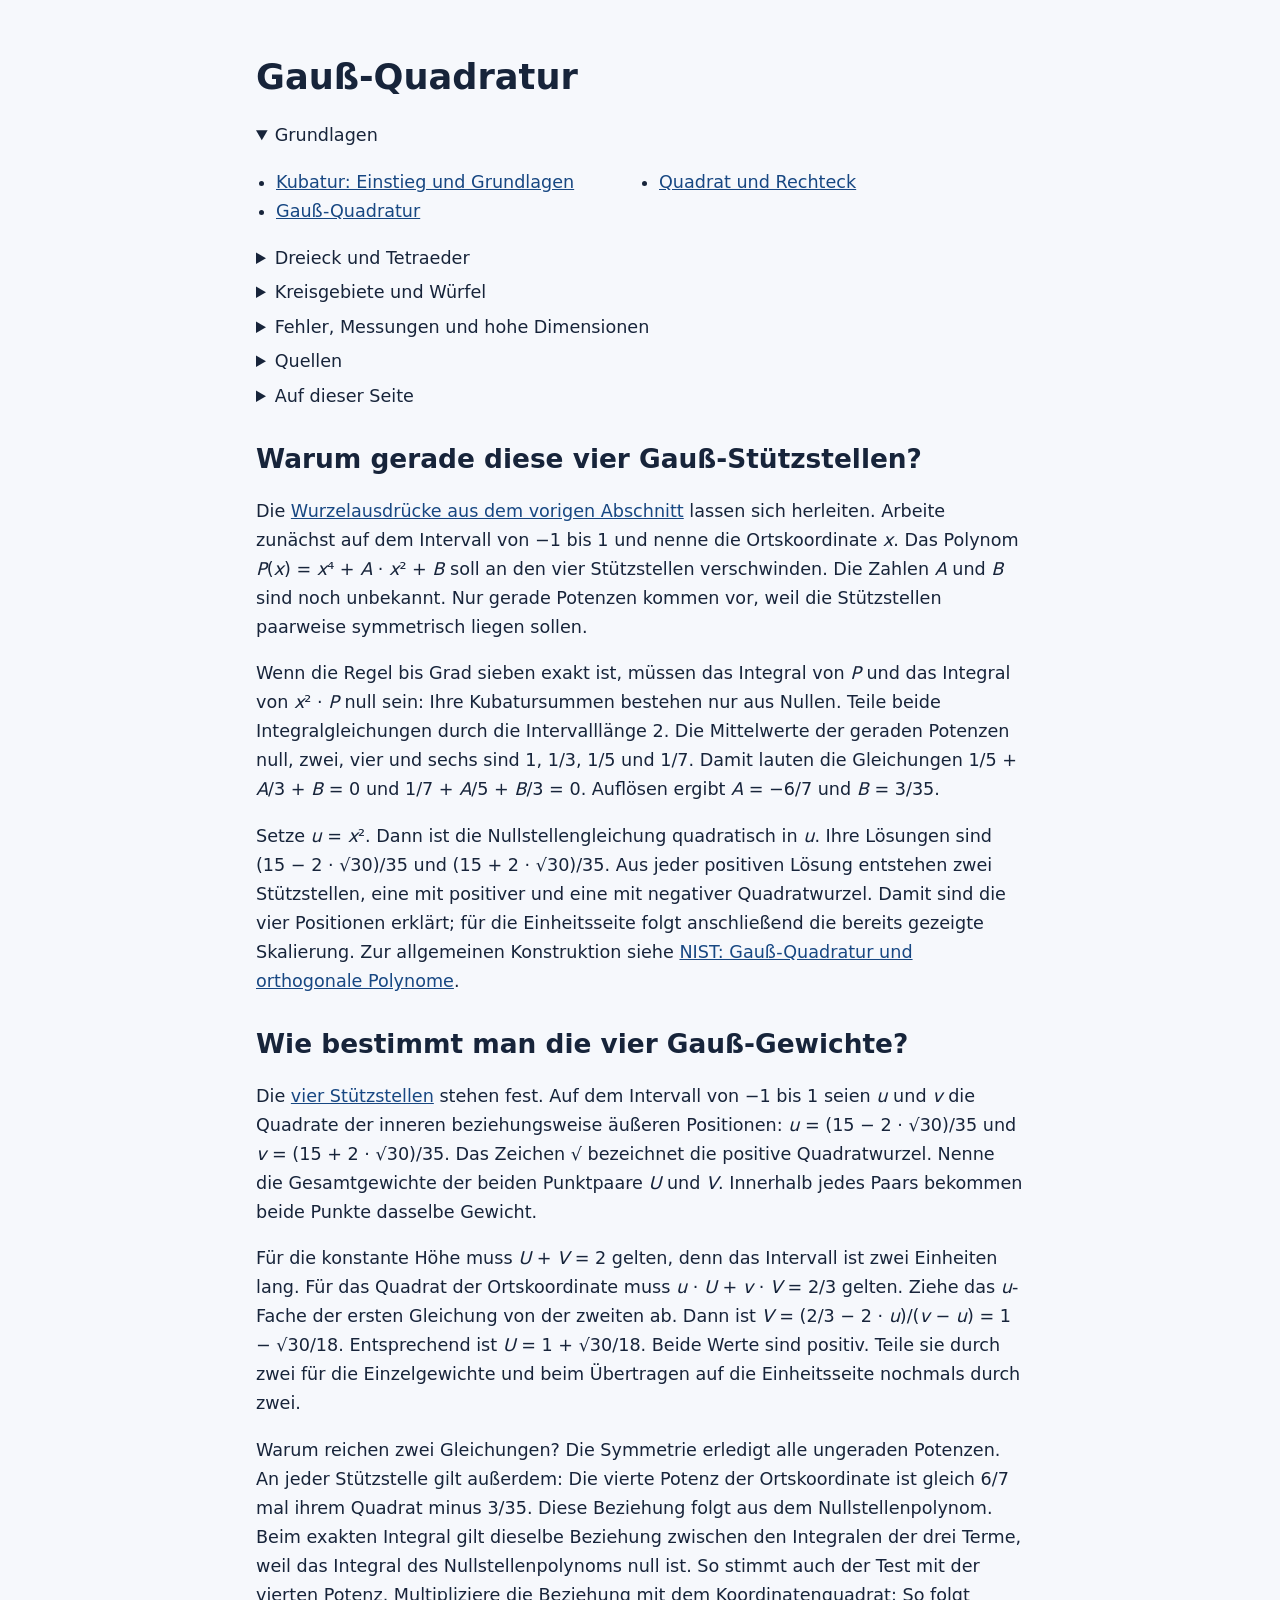
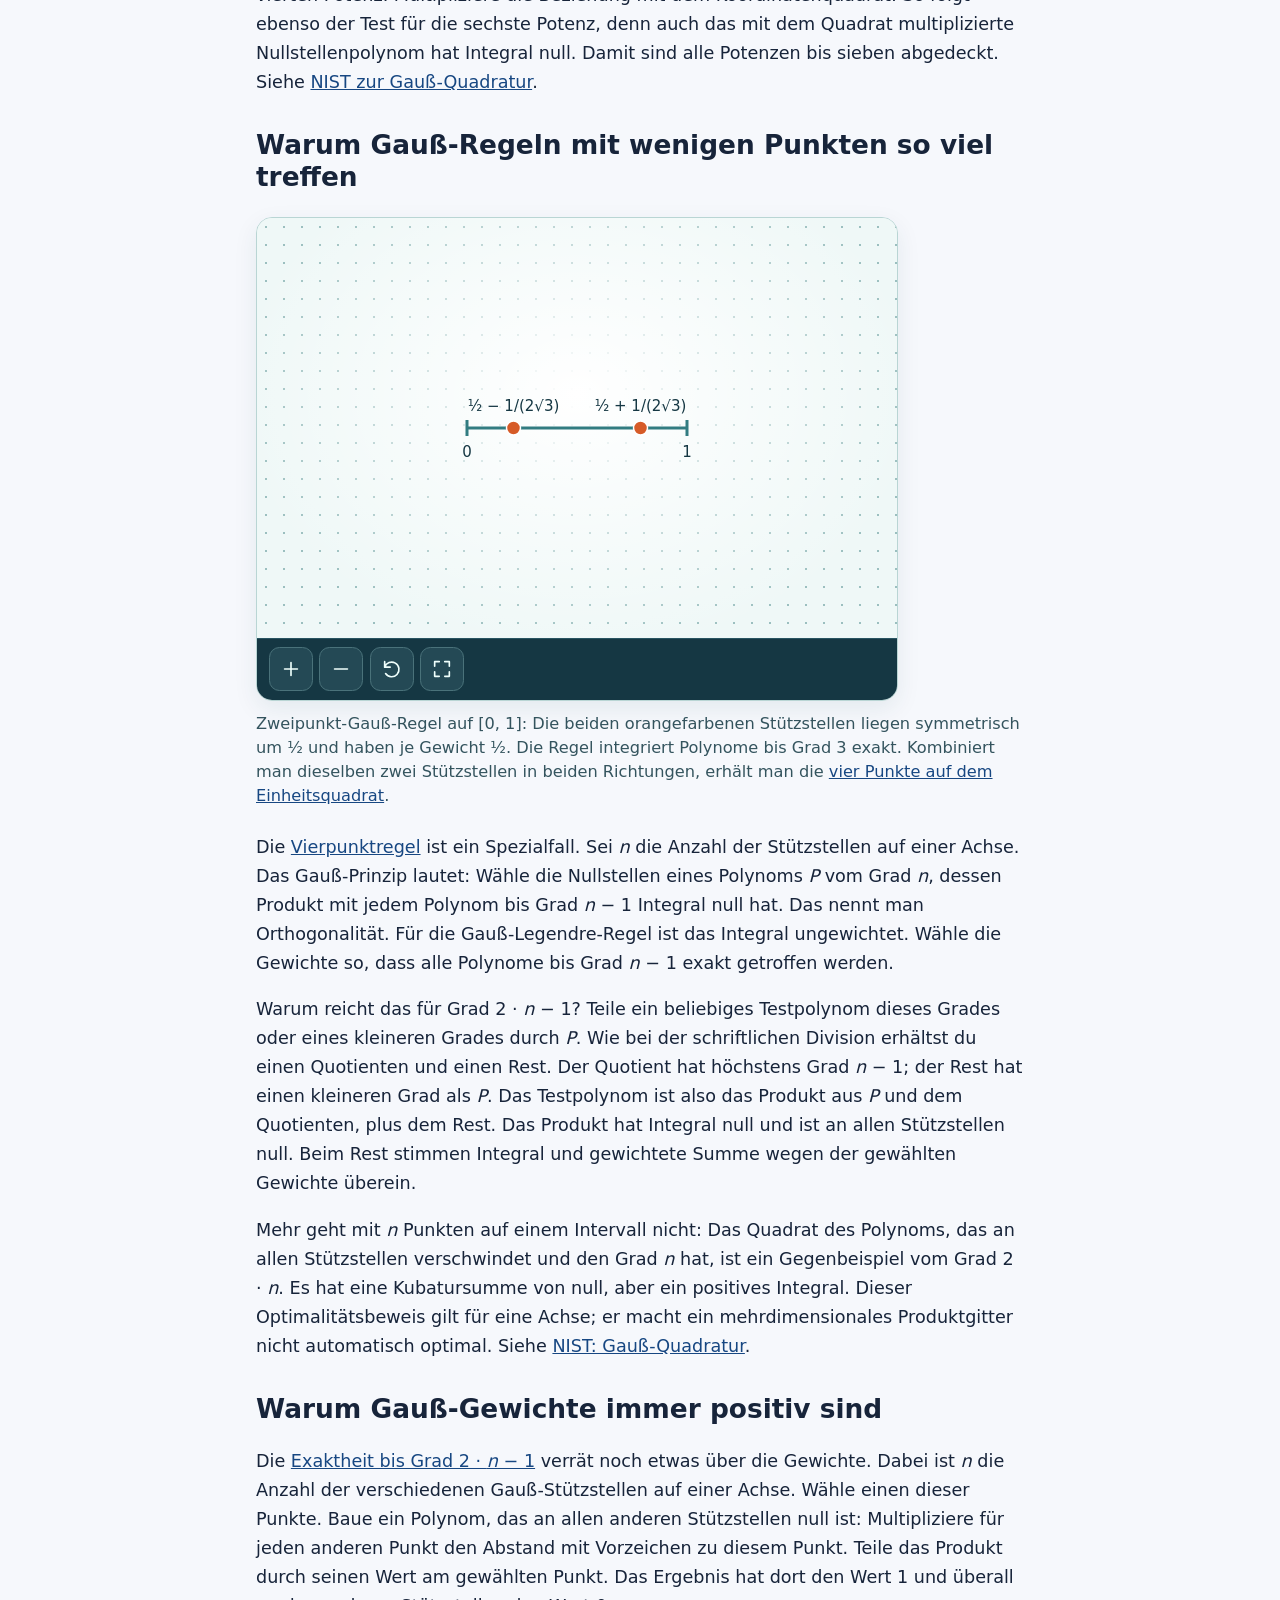
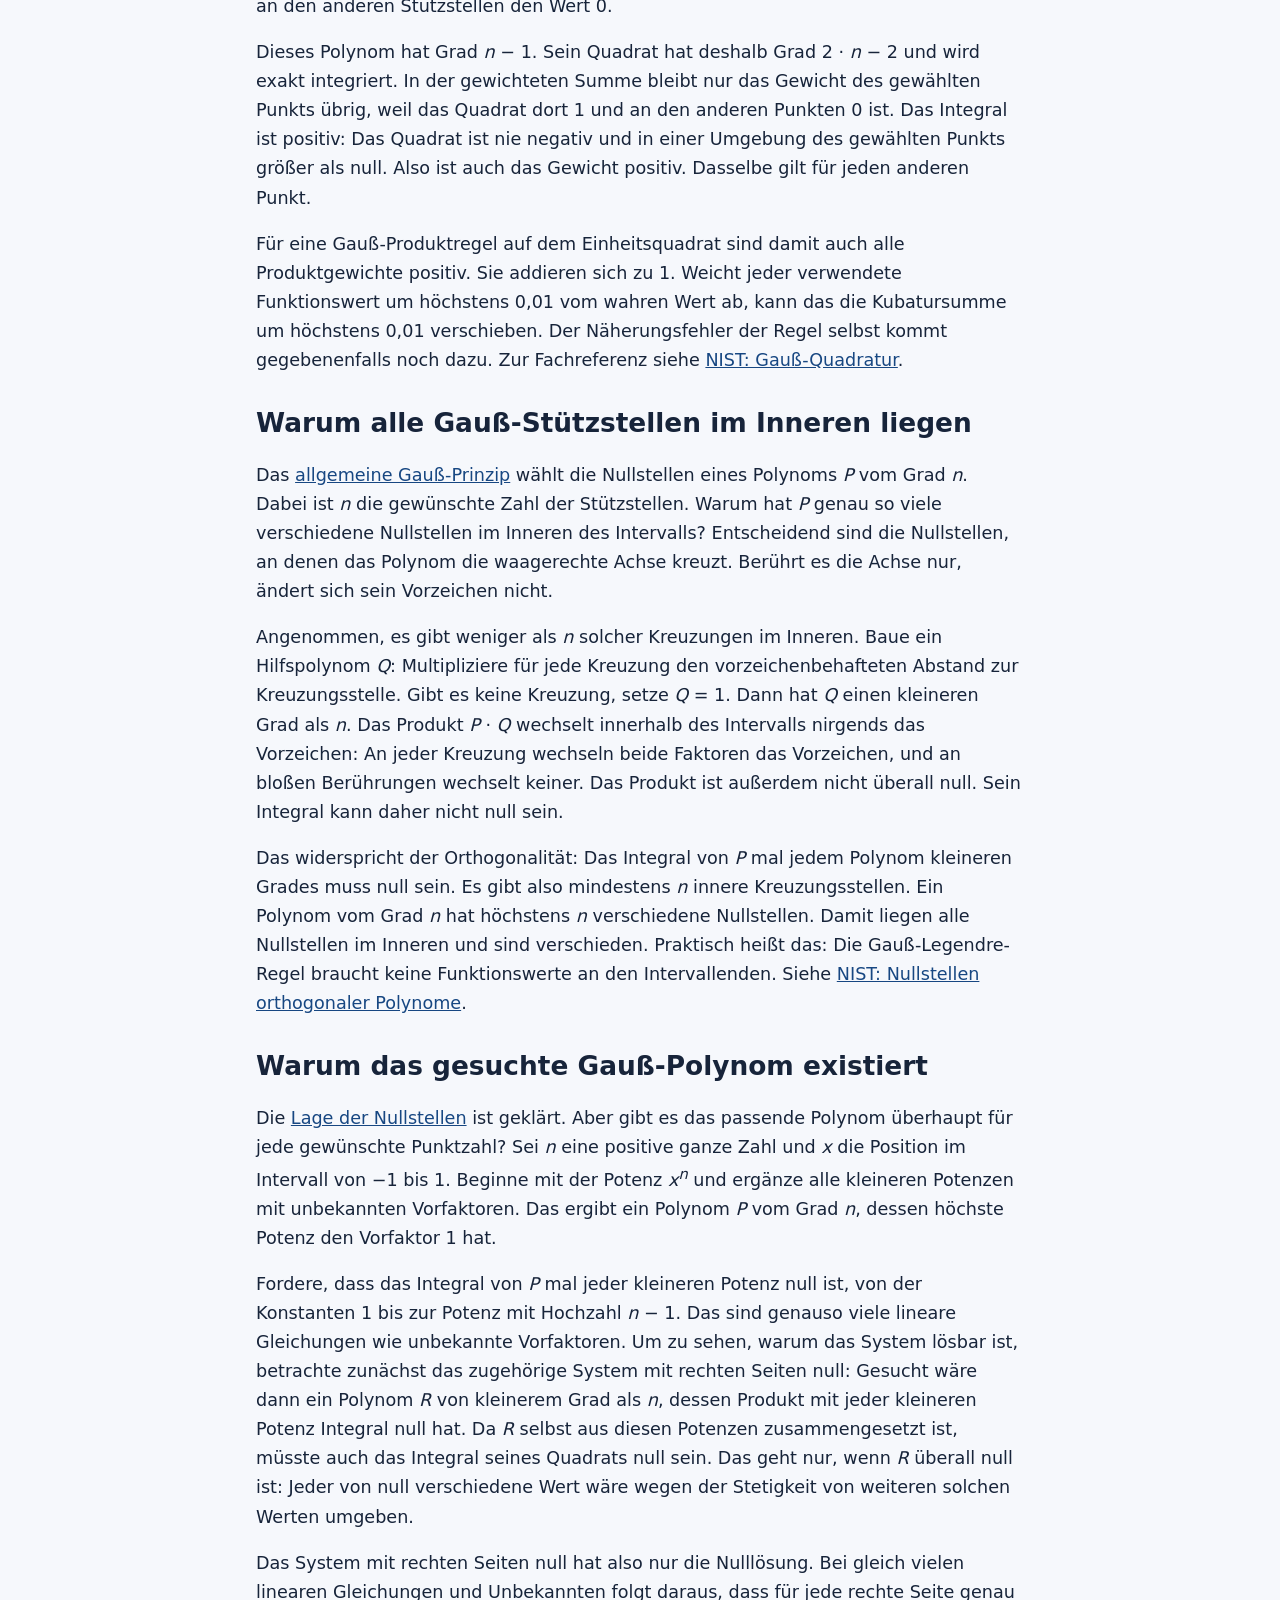
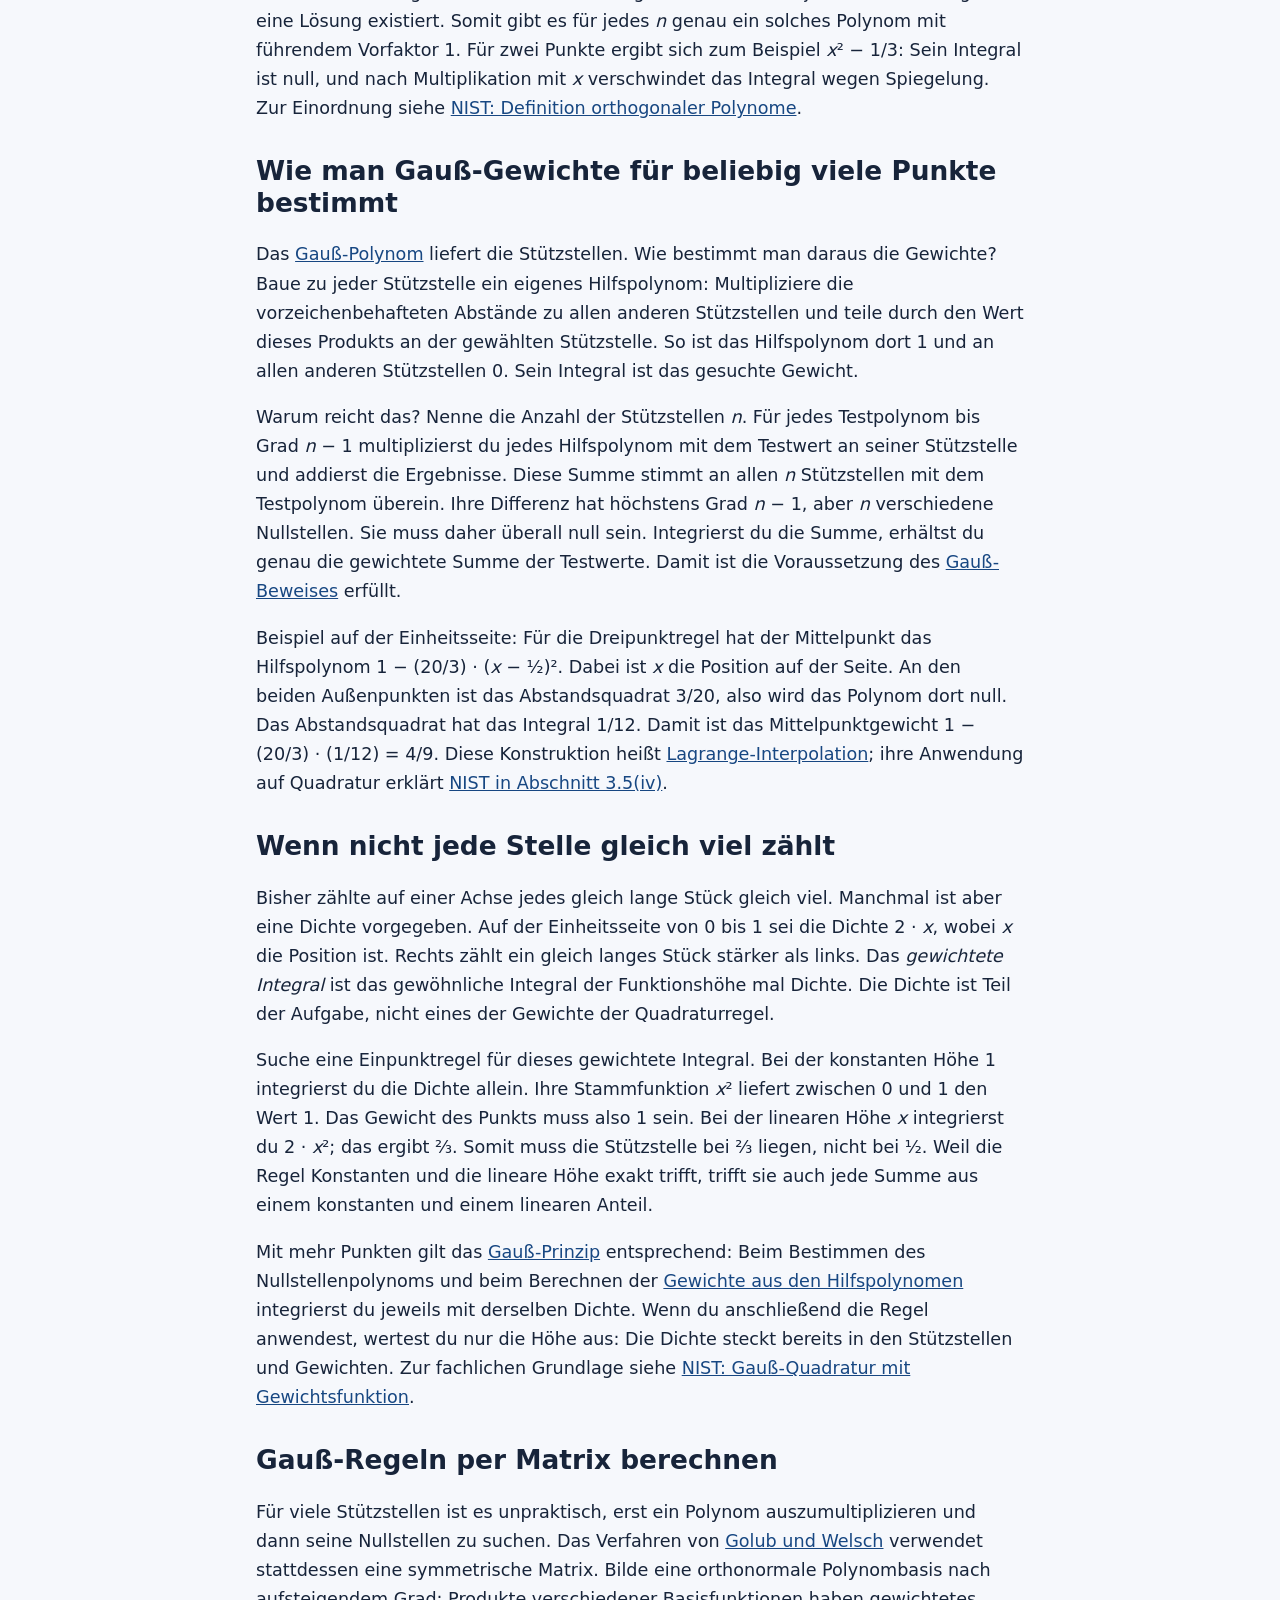
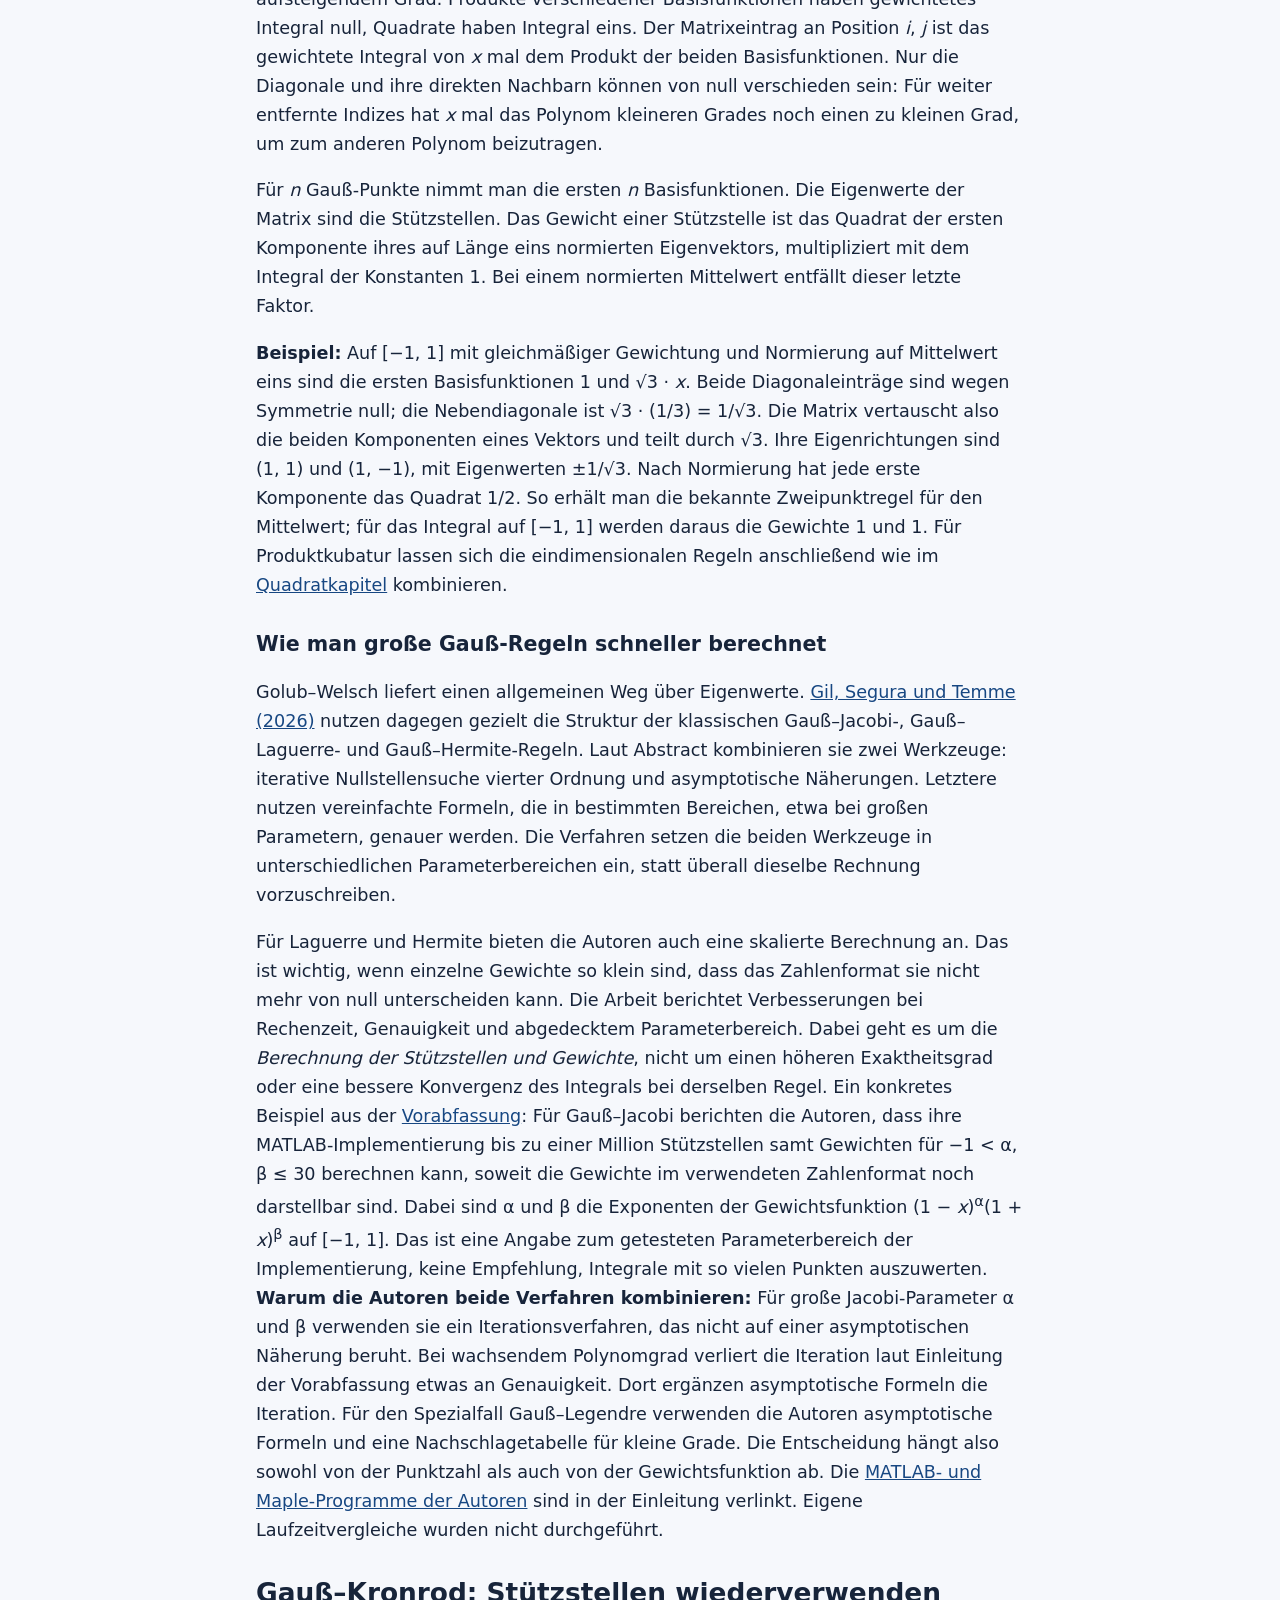
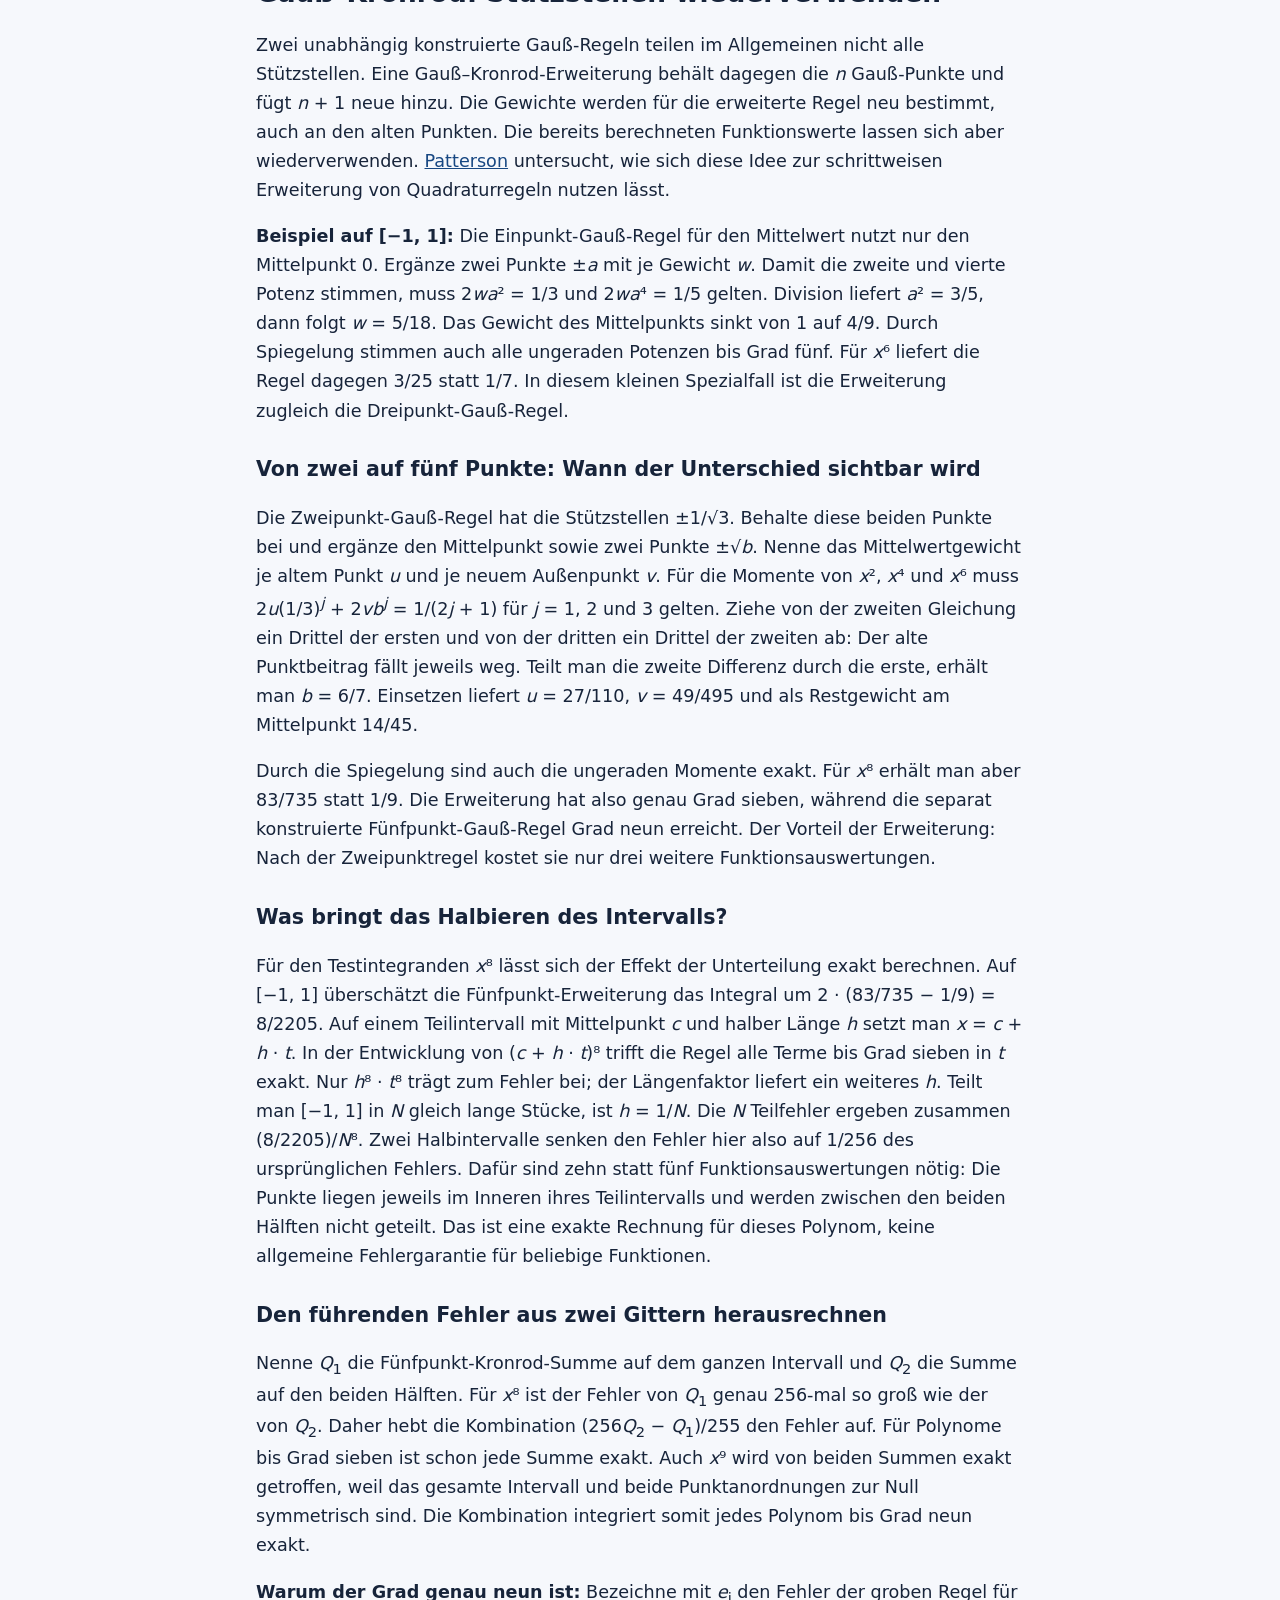
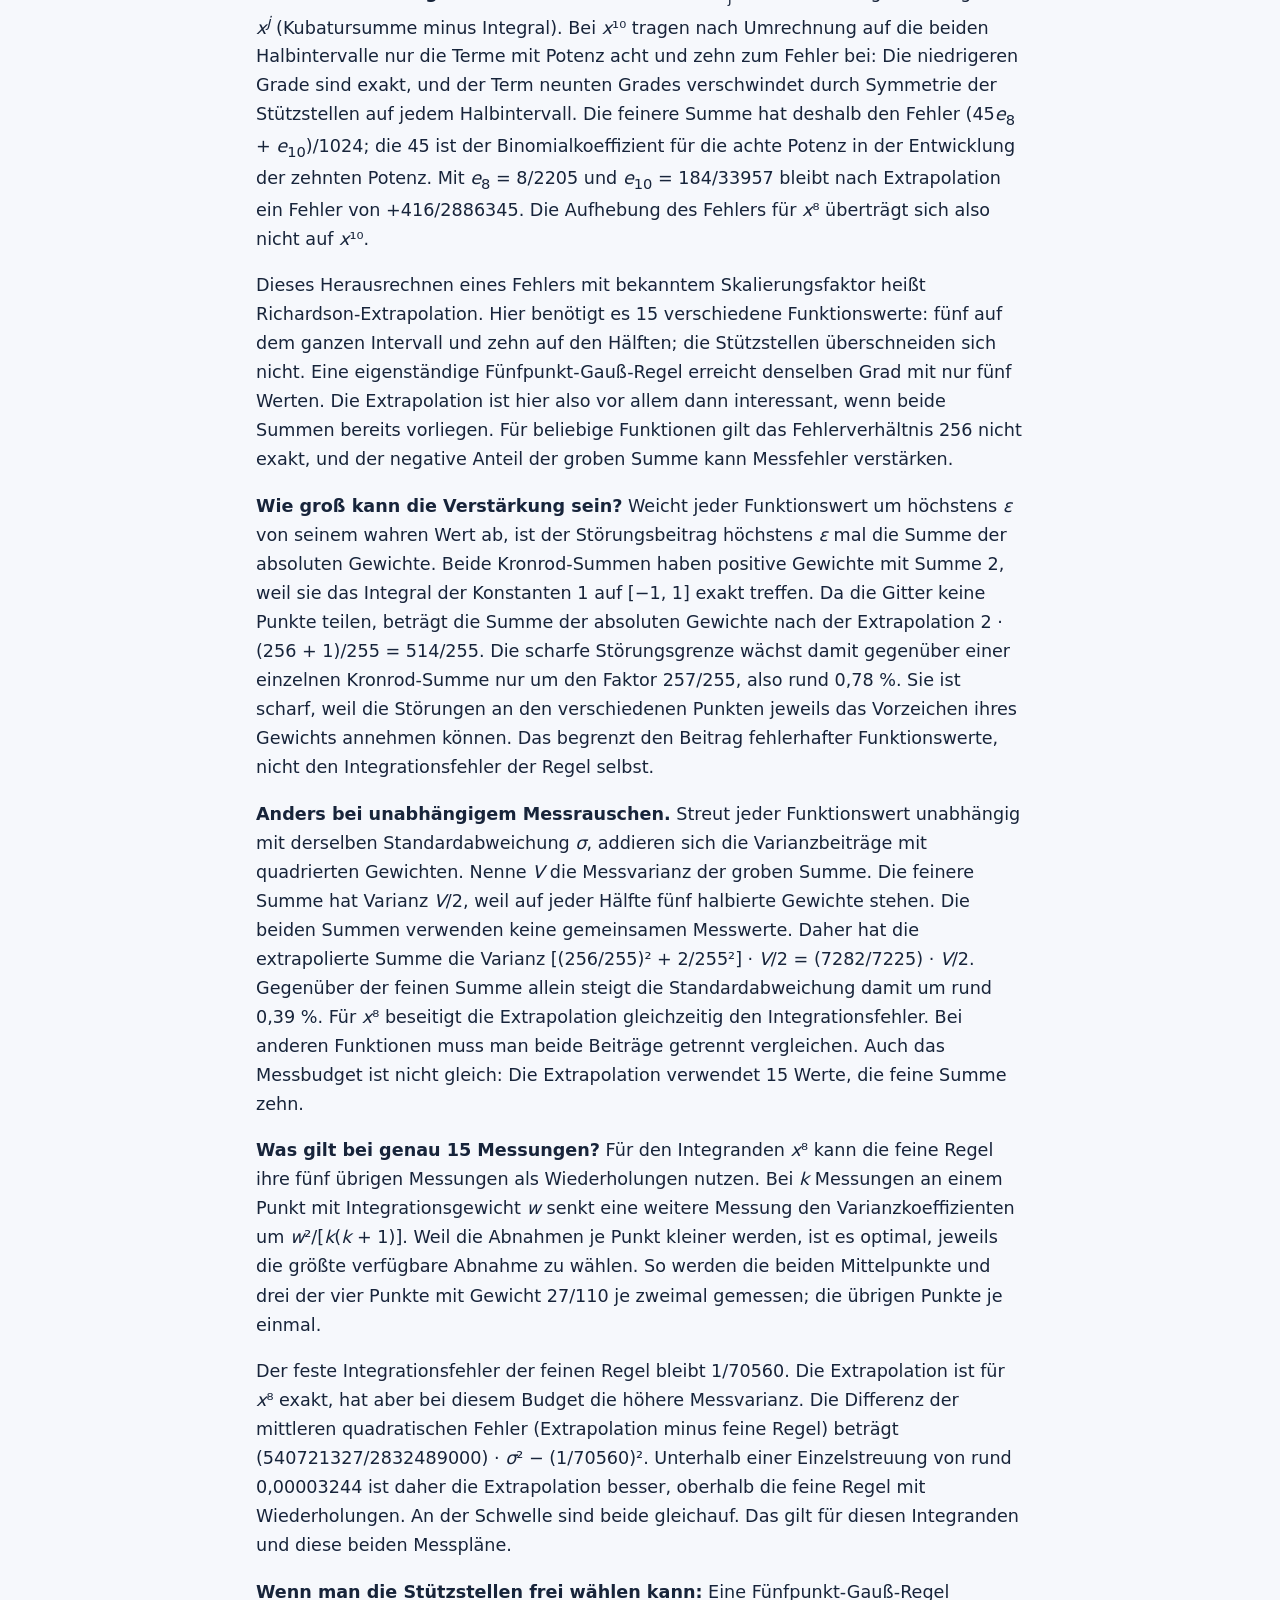
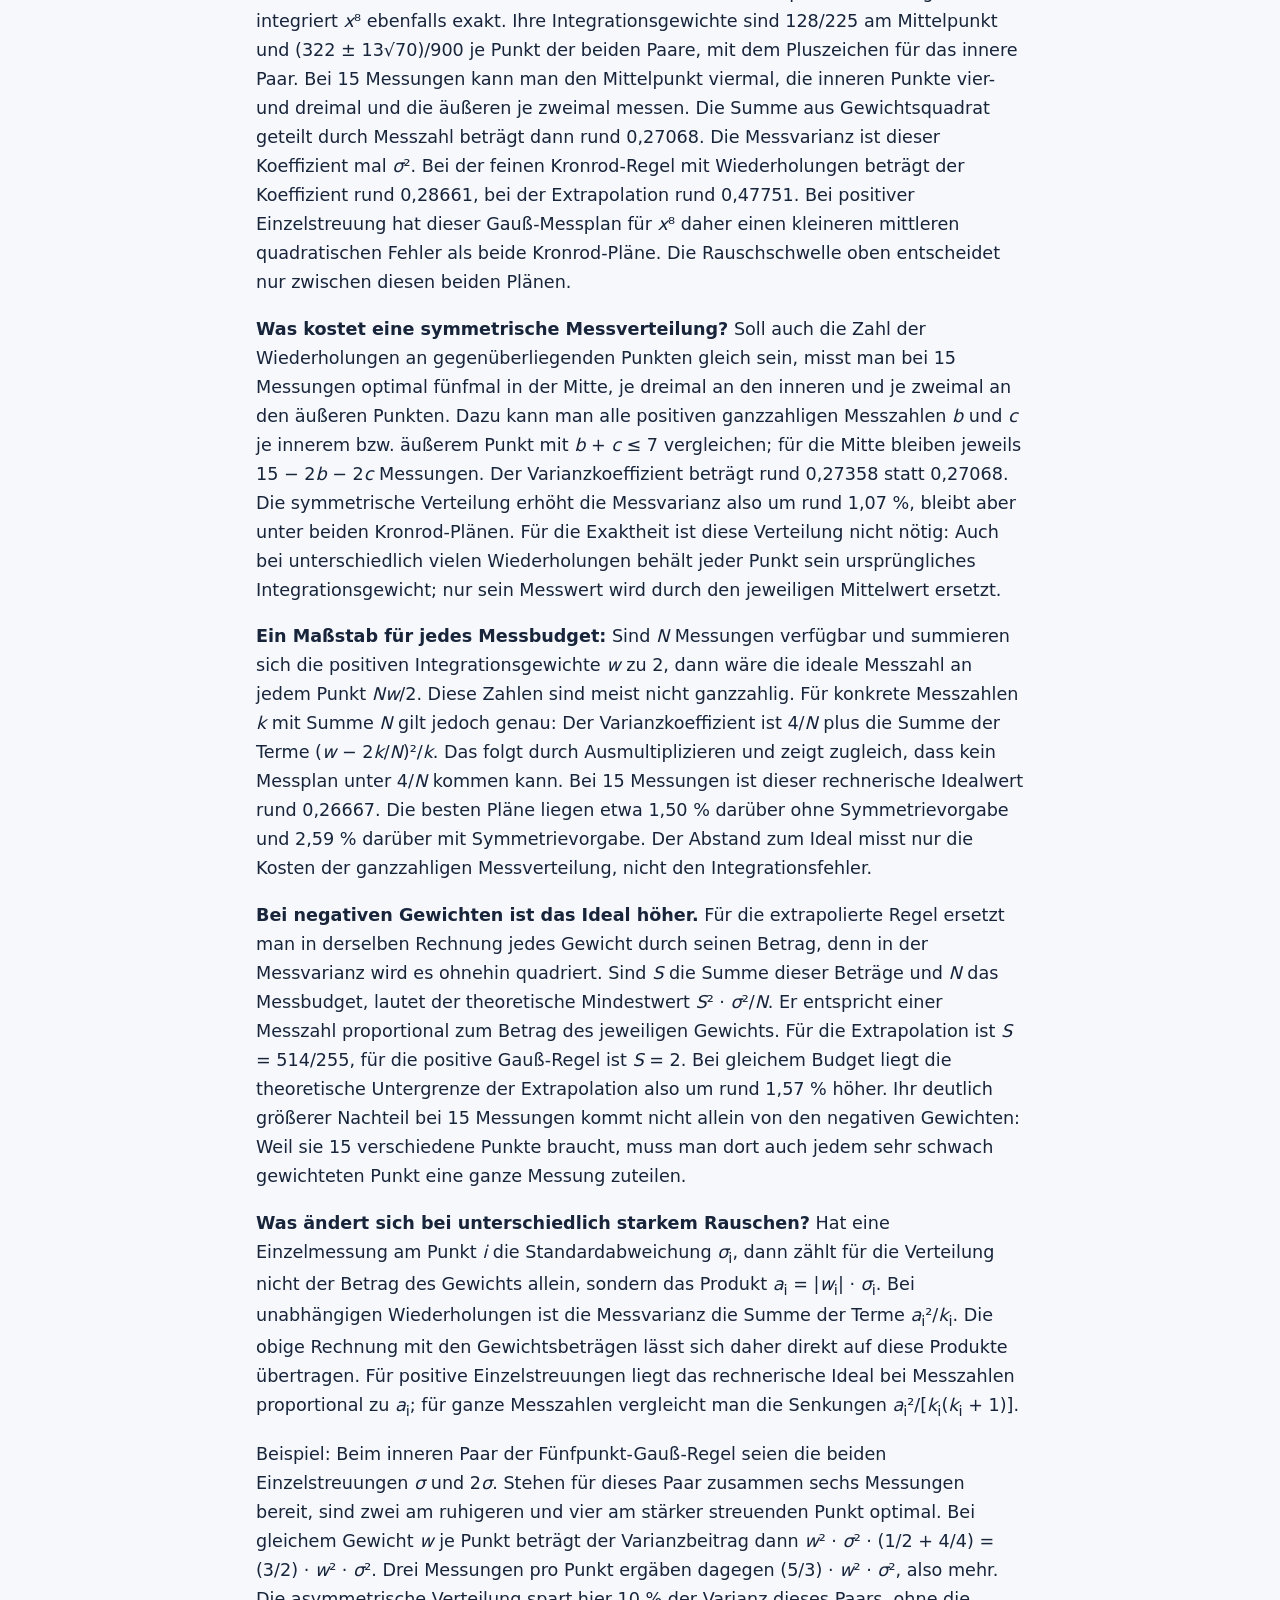
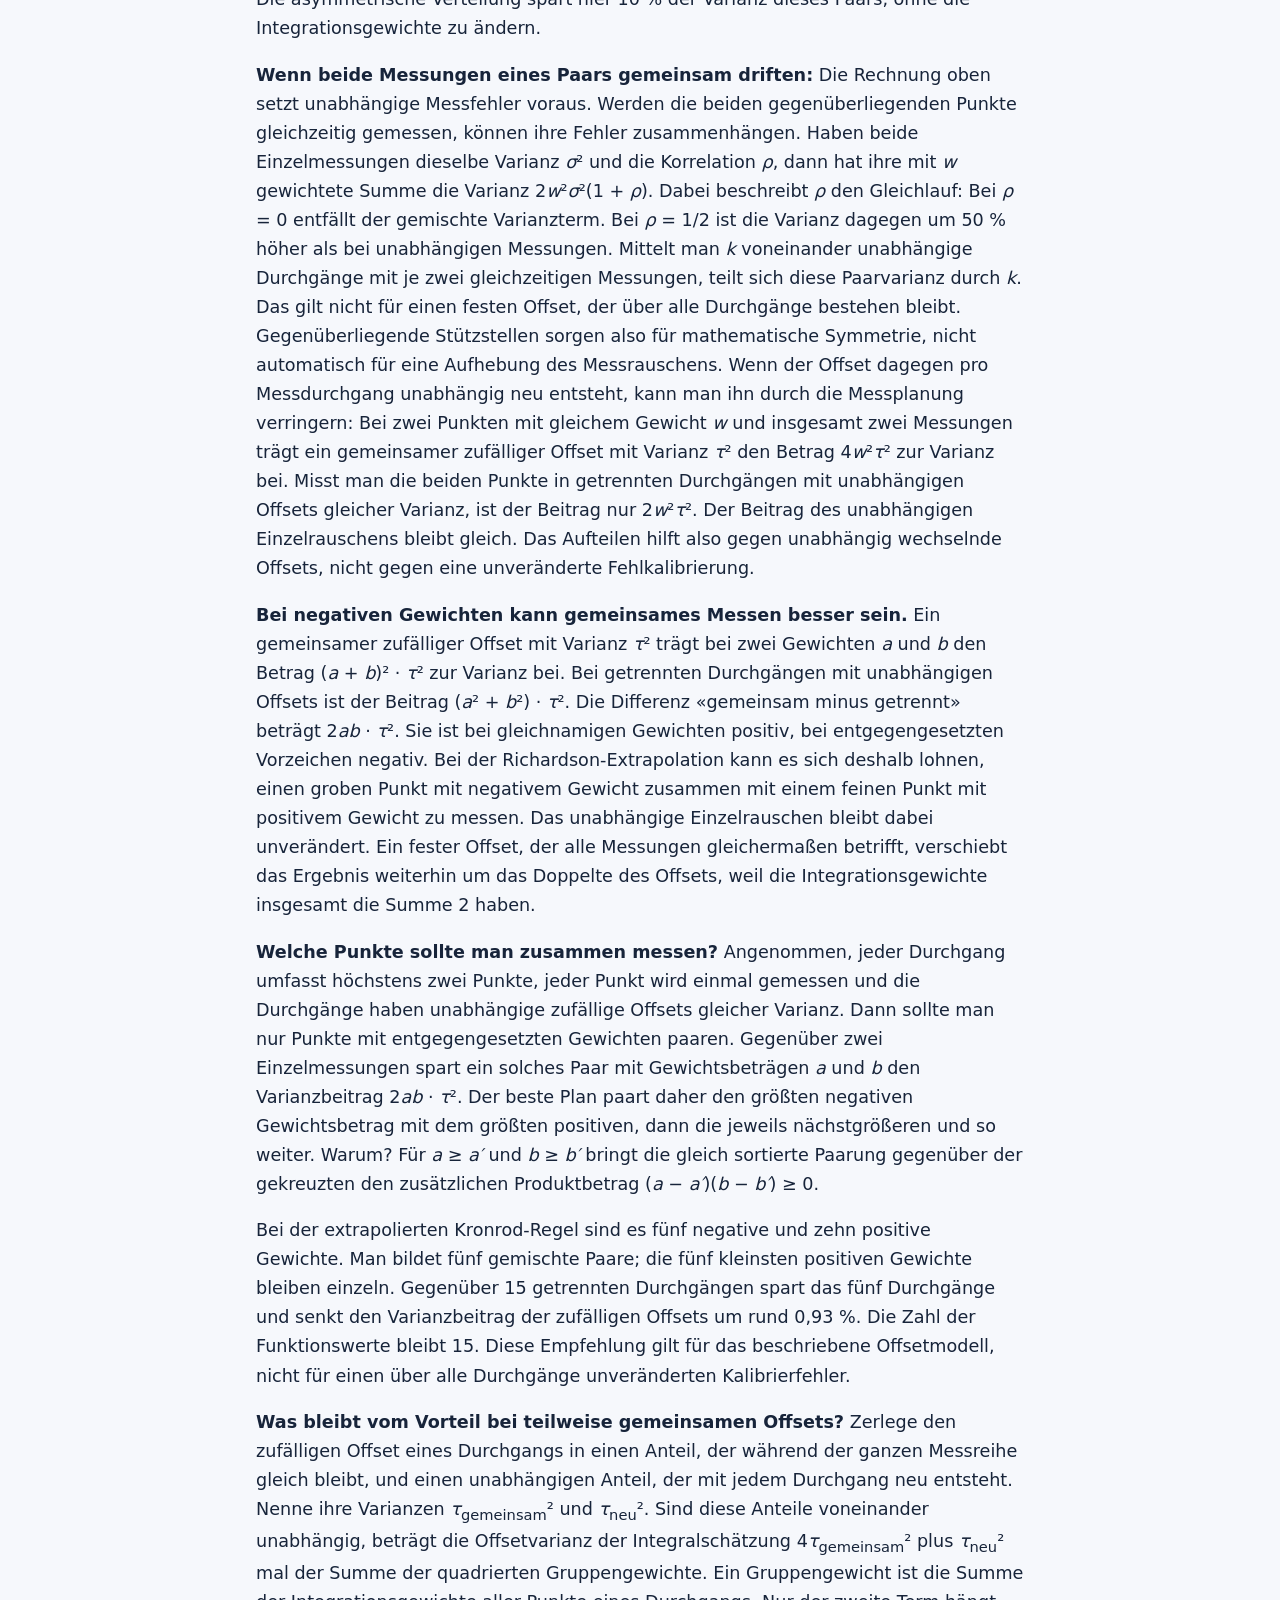
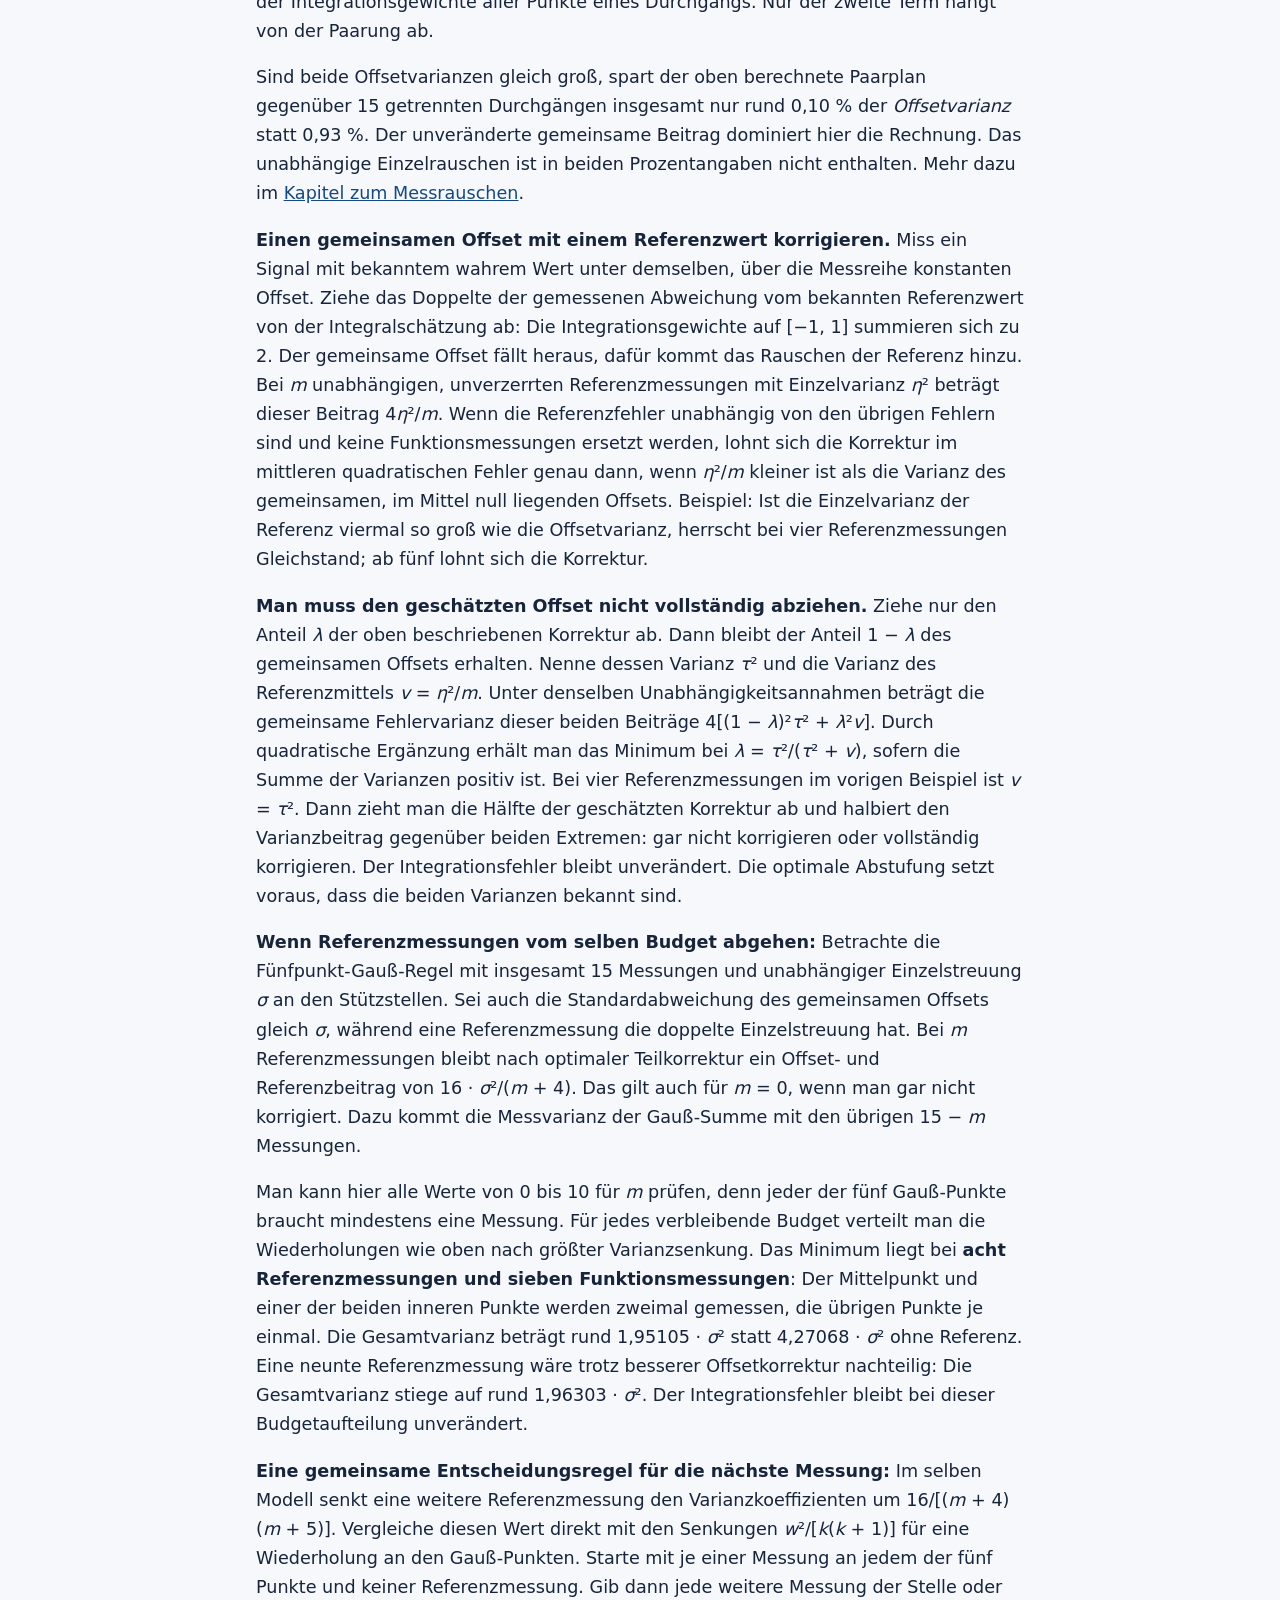
<file: gauss.html>
<!doctype html>
<html lang="de"><head><meta charset="utf-8"><meta name="viewport" content="width=device-width, initial-scale=1"><title>Gauß-Quadratur | Kubatur</title><link rel="stylesheet" href="kubatur.css"><script defer src="kubatur-viewer.js"></script></head><body><main>
<h1>Gauß-Quadratur</h1>
<nav class="kapitel" aria-label="Lernpfad"><details open><summary>Grundlagen</summary><ul><li><a href="index.html">Kubatur: Einstieg und Grundlagen</a></li><li><a href="gauss.html" aria-current="page">Gauß-Quadratur</a></li><li><a href="quadrat.html">Quadrat und Rechteck</a></li></ul></details><details><summary>Dreieck und Tetraeder</summary><ul><li><a href="dreieck.html">Dreieck</a></li><li><a href="tetraeder.html">Tetraeder</a></li><li><a href="dreieck-tetraeder.html">Dreieck und Tetraeder: gemeinsame Methoden</a></li></ul></details><details><summary>Kreisgebiete und Würfel</summary><ul><li><a href="kreis.html">Kreisscheibe, Sektor und Viertelring</a></li><li><a href="kreisring.html">Voller Kreisring</a></li><li><a href="wuerfel.html">Würfel und Hyperwürfel</a></li></ul></details><details><summary>Fehler, Messungen und hohe Dimensionen</summary><ul><li><a href="fehler.html">Fehlerschranken und adaptive Kubatur</a></li><li><a href="messungen.html">Kubatur mit Messrauschen</a></li><li><a href="viele-dimensionen.html">Methoden für viele Dimensionen</a></li></ul></details><details><summary>Quellen</summary><ul><li><a href="quellen.html">Quellen und Lesetipps</a></li></ul></details></nav>
<nav aria-label="Auf dieser Seite"><details><summary>Auf dieser Seite</summary><ol><li><a href="#gauss-vier-herleitung">Warum gerade diese vier Gauß-Stützstellen?</a></li><li><a href="#gauss-vier-gewichte">Wie bestimmt man die vier Gauß-Gewichte?</a></li><li><a href="#gauss-allgemeines-prinzip">Warum Gauß-Regeln mit wenigen Punkten so viel treffen</a></li><li><a href="#gauss-positive-gewichte">Warum Gauß-Gewichte immer positiv sind</a></li><li><a href="#gauss-nullstellen-innen">Warum alle Gauß-Stützstellen im Inneren liegen</a></li><li><a href="#gauss-orthogonales-polynom">Warum das gesuchte Gauß-Polynom existiert</a></li><li><a href="#gauss-gewichte-allgemein">Wie man Gauß-Gewichte für beliebig viele Punkte bestimmt</a></li><li><a href="#gauss-gewichtsfunktion">Wenn nicht jede Stelle gleich viel zählt</a></li><li><a href="#golub-welsch-verfahren">Gauß-Regeln per Matrix berechnen</a></li><li><a href="#gauss-kronrod">Gauß–Kronrod: Stützstellen wiederverwenden</a></li><li><a href="#exaktheit-und-konvergenz">Warum ein hoher Exaktheitsgrad nicht immer gewinnt</a></li><li><a href="#quadratur-vorgegebene-punkte">Wenn die Messpunkte schon feststehen</a><ol><li><a href="#boole-simpson-fuenf-messpunkte">Boole und Simpson an fünf festen Messpunkten</a></li><li><a href="#wiederholungen-vier-messpunkte">Wiederholungen bei festen Kubaturgewichten</a></li><li><a href="#wiederholungen-ungleiche-varianz">Wiederholungen bei unterschiedlich starkem Messrauschen</a></li><li><a href="#messrauschen-ueberdeckung">Vom Messrauschen zum Intervall für das Integral</a></li></ol></li></ol></details></nav>
<section id="gauss-vier-herleitung"><h2>Warum gerade diese vier Gauß-Stützstellen?</h2><p>Die <a href="quadrat.html#gauss-vier-punkte-ausrechnen">Wurzelausdrücke aus dem vorigen Abschnitt</a> lassen sich herleiten. Arbeite zunächst auf dem Intervall von −1 bis 1 und nenne die Ortskoordinate <var>x</var>. Das Polynom <var>P</var>(<var>x</var>) = <var>x</var>⁴ + <var>A</var> · <var>x</var>² + <var>B</var> soll an den vier Stützstellen verschwinden. Die Zahlen <var>A</var> und <var>B</var> sind noch unbekannt. Nur gerade Potenzen kommen vor, weil die Stützstellen paarweise symmetrisch liegen sollen.</p><p>Wenn die Regel bis Grad sieben exakt ist, müssen das Integral von <var>P</var> und das Integral von <var>x</var>² · <var>P</var> null sein: Ihre Kubatursummen bestehen nur aus Nullen. Teile beide Integralgleichungen durch die Intervalllänge 2. Die Mittelwerte der geraden Potenzen null, zwei, vier und sechs sind 1, 1/3, 1/5 und 1/7. Damit lauten die Gleichungen 1/5 + <var>A</var>/3 + <var>B</var> = 0 und 1/7 + <var>A</var>/5 + <var>B</var>/3 = 0. Auflösen ergibt <var>A</var> = −6/7 und <var>B</var> = 3/35.</p><p>Setze <var>u</var> = <var>x</var>². Dann ist die Nullstellengleichung quadratisch in <var>u</var>. Ihre Lösungen sind (15 − 2 · √30)/35 und (15 + 2 · √30)/35. Aus jeder positiven Lösung entstehen zwei Stützstellen, eine mit positiver und eine mit negativer Quadratwurzel. Damit sind die vier Positionen erklärt; für die Einheitsseite folgt anschließend die bereits gezeigte Skalierung. Zur allgemeinen Konstruktion siehe <a href="https://dlmf.nist.gov/3.5#v">NIST: Gauß-Quadratur und orthogonale Polynome</a>.</p></section>
<section id="gauss-vier-gewichte"><h2>Wie bestimmt man die vier Gauß-Gewichte?</h2><p>Die <a href="#gauss-vier-herleitung">vier Stützstellen</a> stehen fest. Auf dem Intervall von −1 bis 1 seien <var>u</var> und <var>v</var> die Quadrate der inneren beziehungsweise äußeren Positionen: <var>u</var> = (15 − 2 · √30)/35 und <var>v</var> = (15 + 2 · √30)/35. Das Zeichen √ bezeichnet die positive Quadratwurzel. Nenne die Gesamtgewichte der beiden Punktpaare <var>U</var> und <var>V</var>. Innerhalb jedes Paars bekommen beide Punkte dasselbe Gewicht.</p><p>Für die konstante Höhe muss <var>U</var> + <var>V</var> = 2 gelten, denn das Intervall ist zwei Einheiten lang. Für das Quadrat der Ortskoordinate muss <var>u</var> · <var>U</var> + <var>v</var> · <var>V</var> = 2/3 gelten. Ziehe das <var>u</var>-Fache der ersten Gleichung von der zweiten ab. Dann ist <var>V</var> = (2/3 − 2 · <var>u</var>)/(<var>v</var> − <var>u</var>) = 1 − √30/18. Entsprechend ist <var>U</var> = 1 + √30/18. Beide Werte sind positiv. Teile sie durch zwei für die Einzelgewichte und beim Übertragen auf die Einheitsseite nochmals durch zwei.</p><p>Warum reichen zwei Gleichungen? Die Symmetrie erledigt alle ungeraden Potenzen. An jeder Stützstelle gilt außerdem: Die vierte Potenz der Ortskoordinate ist gleich 6/7 mal ihrem Quadrat minus 3/35. Diese Beziehung folgt aus dem Nullstellenpolynom. Beim exakten Integral gilt dieselbe Beziehung zwischen den Integralen der drei Terme, weil das Integral des Nullstellenpolynoms null ist. So stimmt auch der Test mit der vierten Potenz. Multipliziere die Beziehung mit dem Koordinatenquadrat: So folgt ebenso der Test für die sechste Potenz, denn auch das mit dem Quadrat multiplizierte Nullstellenpolynom hat Integral null. Damit sind alle Potenzen bis sieben abgedeckt. Siehe <a href="https://dlmf.nist.gov/3.5#v">NIST zur Gauß-Quadratur</a>.</p></section>
<section id="gauss-allgemeines-prinzip"><h2>Warum Gauß-Regeln mit wenigen Punkten so viel treffen</h2><figure class="kubatur-figure"><div data-kubatur-viewer="gauss"></div><figcaption>Zweipunkt-Gauß-Regel auf [0, 1]: Die beiden orangefarbenen Stützstellen liegen symmetrisch um ½ und haben je Gewicht ½. Die Regel integriert Polynome bis Grad 3 exakt. Kombiniert man dieselben zwei Stützstellen in beiden Richtungen, erhält man die <a href="quadrat.html#eine-vierpunktregel-aus-symmetrie-herleiten">vier Punkte auf dem Einheitsquadrat</a>.</figcaption></figure><p>Die <a href="#gauss-vier-gewichte">Vierpunktregel</a> ist ein Spezialfall. Sei <var>n</var> die Anzahl der Stützstellen auf einer Achse. Das Gauß-Prinzip lautet: Wähle die Nullstellen eines Polynoms <var>P</var> vom Grad <var>n</var>, dessen Produkt mit jedem Polynom bis Grad <var>n</var> − 1 Integral null hat. Das nennt man Orthogonalität. Für die Gauß-Legendre-Regel ist das Integral ungewichtet. Wähle die Gewichte so, dass alle Polynome bis Grad <var>n</var> − 1 exakt getroffen werden.</p><p>Warum reicht das für Grad 2 · <var>n</var> − 1? Teile ein beliebiges Testpolynom dieses Grades oder eines kleineren Grades durch <var>P</var>. Wie bei der schriftlichen Division erhältst du einen Quotienten und einen Rest. Der Quotient hat höchstens Grad <var>n</var> − 1; der Rest hat einen kleineren Grad als <var>P</var>. Das Testpolynom ist also das Produkt aus <var>P</var> und dem Quotienten, plus dem Rest. Das Produkt hat Integral null und ist an allen Stützstellen null. Beim Rest stimmen Integral und gewichtete Summe wegen der gewählten Gewichte überein.</p><p>Mehr geht mit <var>n</var> Punkten auf einem Intervall nicht: Das Quadrat des Polynoms, das an allen Stützstellen verschwindet und den Grad <var>n</var> hat, ist ein Gegenbeispiel vom Grad 2 · <var>n</var>. Es hat eine Kubatursumme von null, aber ein positives Integral. Dieser Optimalitätsbeweis gilt für eine Achse; er macht ein mehrdimensionales Produktgitter nicht automatisch optimal. Siehe <a href="https://dlmf.nist.gov/3.5#v">NIST: Gauß-Quadratur</a>.</p></section>
<section id="gauss-positive-gewichte"><h2>Warum Gauß-Gewichte immer positiv sind</h2><p>Die <a href="#gauss-allgemeines-prinzip">Exaktheit bis Grad 2 · <var>n</var> − 1</a> verrät noch etwas über die Gewichte. Dabei ist <var>n</var> die Anzahl der verschiedenen Gauß-Stützstellen auf einer Achse. Wähle einen dieser Punkte. Baue ein Polynom, das an allen anderen Stützstellen null ist: Multipliziere für jeden anderen Punkt den Abstand mit Vorzeichen zu diesem Punkt. Teile das Produkt durch seinen Wert am gewählten Punkt. Das Ergebnis hat dort den Wert 1 und überall an den anderen Stützstellen den Wert 0.</p><p>Dieses Polynom hat Grad <var>n</var> − 1. Sein Quadrat hat deshalb Grad 2 · <var>n</var> − 2 und wird exakt integriert. In der gewichteten Summe bleibt nur das Gewicht des gewählten Punkts übrig, weil das Quadrat dort 1 und an den anderen Punkten 0 ist. Das Integral ist positiv: Das Quadrat ist nie negativ und in einer Umgebung des gewählten Punkts größer als null. Also ist auch das Gewicht positiv. Dasselbe gilt für jeden anderen Punkt.</p><p>Für eine Gauß-Produktregel auf dem Einheitsquadrat sind damit auch alle Produktgewichte positiv. Sie addieren sich zu 1. Weicht jeder verwendete Funktionswert um höchstens 0,01 vom wahren Wert ab, kann das die Kubatursumme um höchstens 0,01 verschieben. Der Näherungsfehler der Regel selbst kommt gegebenenfalls noch dazu. Zur Fachreferenz siehe <a href="https://dlmf.nist.gov/3.5#v">NIST: Gauß-Quadratur</a>.</p></section>
<section id="gauss-nullstellen-innen"><h2>Warum alle Gauß-Stützstellen im Inneren liegen</h2><p>Das <a href="#gauss-allgemeines-prinzip">allgemeine Gauß-Prinzip</a> wählt die Nullstellen eines Polynoms <var>P</var> vom Grad <var>n</var>. Dabei ist <var>n</var> die gewünschte Zahl der Stützstellen. Warum hat <var>P</var> genau so viele verschiedene Nullstellen im Inneren des Intervalls? Entscheidend sind die Nullstellen, an denen das Polynom die waagerechte Achse kreuzt. Berührt es die Achse nur, ändert sich sein Vorzeichen nicht.</p><p>Angenommen, es gibt weniger als <var>n</var> solcher Kreuzungen im Inneren. Baue ein Hilfspolynom <var>Q</var>: Multipliziere für jede Kreuzung den vorzeichenbehafteten Abstand zur Kreuzungsstelle. Gibt es keine Kreuzung, setze <var>Q</var> = 1. Dann hat <var>Q</var> einen kleineren Grad als <var>n</var>. Das Produkt <var>P</var> · <var>Q</var> wechselt innerhalb des Intervalls nirgends das Vorzeichen: An jeder Kreuzung wechseln beide Faktoren das Vorzeichen, und an bloßen Berührungen wechselt keiner. Das Produkt ist außerdem nicht überall null. Sein Integral kann daher nicht null sein.</p><p>Das widerspricht der Orthogonalität: Das Integral von <var>P</var> mal jedem Polynom kleineren Grades muss null sein. Es gibt also mindestens <var>n</var> innere Kreuzungsstellen. Ein Polynom vom Grad <var>n</var> hat höchstens <var>n</var> verschiedene Nullstellen. Damit liegen alle Nullstellen im Inneren und sind verschieden. Praktisch heißt das: Die Gauß-Legendre-Regel braucht keine Funktionswerte an den Intervallenden. Siehe <a href="https://dlmf.nist.gov/18.2#vi">NIST: Nullstellen orthogonaler Polynome</a>.</p></section>
<section id="gauss-orthogonales-polynom"><h2>Warum das gesuchte Gauß-Polynom existiert</h2><p>Die <a href="#gauss-nullstellen-innen">Lage der Nullstellen</a> ist geklärt. Aber gibt es das passende Polynom überhaupt für jede gewünschte Punktzahl? Sei <var>n</var> eine positive ganze Zahl und <var>x</var> die Position im Intervall von −1 bis 1. Beginne mit der Potenz <var>x</var><sup><var>n</var></sup> und ergänze alle kleineren Potenzen mit unbekannten Vorfaktoren. Das ergibt ein Polynom <var>P</var> vom Grad <var>n</var>, dessen höchste Potenz den Vorfaktor 1 hat.</p><p>Fordere, dass das Integral von <var>P</var> mal jeder kleineren Potenz null ist, von der Konstanten 1 bis zur Potenz mit Hochzahl <var>n</var> − 1. Das sind genauso viele lineare Gleichungen wie unbekannte Vorfaktoren. Um zu sehen, warum das System lösbar ist, betrachte zunächst das zugehörige System mit rechten Seiten null: Gesucht wäre dann ein Polynom <var>R</var> von kleinerem Grad als <var>n</var>, dessen Produkt mit jeder kleineren Potenz Integral null hat. Da <var>R</var> selbst aus diesen Potenzen zusammengesetzt ist, müsste auch das Integral seines Quadrats null sein. Das geht nur, wenn <var>R</var> überall null ist: Jeder von null verschiedene Wert wäre wegen der Stetigkeit von weiteren solchen Werten umgeben.</p><p>Das System mit rechten Seiten null hat also nur die Nulllösung. Bei gleich vielen linearen Gleichungen und Unbekannten folgt daraus, dass für jede rechte Seite genau eine Lösung existiert. Somit gibt es für jedes <var>n</var> genau ein solches Polynom mit führendem Vorfaktor 1. Für zwei Punkte ergibt sich zum Beispiel <var>x</var>² − 1/3: Sein Integral ist null, und nach Multiplikation mit <var>x</var> verschwindet das Integral wegen Spiegelung. Zur Einordnung siehe <a href="https://dlmf.nist.gov/18.2#i">NIST: Definition orthogonaler Polynome</a>.</p></section>
<section id="gauss-gewichte-allgemein"><h2>Wie man Gauß-Gewichte für beliebig viele Punkte bestimmt</h2><p>Das <a href="#gauss-orthogonales-polynom">Gauß-Polynom</a> liefert die Stützstellen. Wie bestimmt man daraus die Gewichte? Baue zu jeder Stützstelle ein eigenes Hilfspolynom: Multipliziere die vorzeichenbehafteten Abstände zu allen anderen Stützstellen und teile durch den Wert dieses Produkts an der gewählten Stützstelle. So ist das Hilfspolynom dort 1 und an allen anderen Stützstellen 0. Sein Integral ist das gesuchte Gewicht.</p><p>Warum reicht das? Nenne die Anzahl der Stützstellen <var>n</var>. Für jedes Testpolynom bis Grad <var>n</var> − 1 multiplizierst du jedes Hilfspolynom mit dem Testwert an seiner Stützstelle und addierst die Ergebnisse. Diese Summe stimmt an allen <var>n</var> Stützstellen mit dem Testpolynom überein. Ihre Differenz hat höchstens Grad <var>n</var> − 1, aber <var>n</var> verschiedene Nullstellen. Sie muss daher überall null sein. Integrierst du die Summe, erhältst du genau die gewichtete Summe der Testwerte. Damit ist die Voraussetzung des <a href="#gauss-allgemeines-prinzip">Gauß-Beweises</a> erfüllt.</p><p>Beispiel auf der Einheitsseite: Für die Dreipunktregel hat der Mittelpunkt das Hilfspolynom 1 − (20/3) · (<var>x</var> − ½)². Dabei ist <var>x</var> die Position auf der Seite. An den beiden Außenpunkten ist das Abstandsquadrat 3/20, also wird das Polynom dort null. Das Abstandsquadrat hat das Integral 1/12. Damit ist das Mittelpunktgewicht 1 − (20/3) · (1/12) = 4/9. Diese Konstruktion heißt <a href="https://dlmf.nist.gov/3.3#i">Lagrange-Interpolation</a>; ihre Anwendung auf Quadratur erklärt <a href="https://dlmf.nist.gov/3.5#iv">NIST in Abschnitt 3.5(iv)</a>.</p></section>
<section id="gauss-gewichtsfunktion"><h2>Wenn nicht jede Stelle gleich viel zählt</h2><p>Bisher zählte auf einer Achse jedes gleich lange Stück gleich viel. Manchmal ist aber eine Dichte vorgegeben. Auf der Einheitsseite von 0 bis 1 sei die Dichte 2 · <var>x</var>, wobei <var>x</var> die Position ist. Rechts zählt ein gleich langes Stück stärker als links. Das <em>gewichtete Integral</em> ist das gewöhnliche Integral der Funktionshöhe mal Dichte. Die Dichte ist Teil der Aufgabe, nicht eines der Gewichte der Quadraturregel.</p><p>Suche eine Einpunktregel für dieses gewichtete Integral. Bei der konstanten Höhe 1 integrierst du die Dichte allein. Ihre Stammfunktion <var>x</var>² liefert zwischen 0 und 1 den Wert 1. Das Gewicht des Punkts muss also 1 sein. Bei der linearen Höhe <var>x</var> integrierst du 2 · <var>x</var>²; das ergibt ⅔. Somit muss die Stützstelle bei ⅔ liegen, nicht bei ½. Weil die Regel Konstanten und die lineare Höhe exakt trifft, trifft sie auch jede Summe aus einem konstanten und einem linearen Anteil.</p><p>Mit mehr Punkten gilt das <a href="#gauss-allgemeines-prinzip">Gauß-Prinzip</a> entsprechend: Beim Bestimmen des Nullstellenpolynoms und beim Berechnen der <a href="#gauss-gewichte-allgemein">Gewichte aus den Hilfspolynomen</a> integrierst du jeweils mit derselben Dichte. Wenn du anschließend die Regel anwendest, wertest du nur die Höhe aus: Die Dichte steckt bereits in den Stützstellen und Gewichten. Zur fachlichen Grundlage siehe <a href="https://dlmf.nist.gov/3.5#v">NIST: Gauß-Quadratur mit Gewichtsfunktion</a>.</p></section>
<section id="golub-welsch-verfahren"><h2>Gauß-Regeln per Matrix berechnen</h2><p>Für viele Stützstellen ist es unpraktisch, erst ein Polynom auszumultiplizieren und dann seine Nullstellen zu suchen. Das Verfahren von <a href="quellen.html#golub-welsch">Golub und Welsch</a> verwendet stattdessen eine symmetrische Matrix. Bilde eine orthonormale Polynombasis nach aufsteigendem Grad: Produkte verschiedener Basisfunktionen haben gewichtetes Integral null, Quadrate haben Integral eins. Der Matrixeintrag an Position <var>i</var>, <var>j</var> ist das gewichtete Integral von <var>x</var> mal dem Produkt der beiden Basisfunktionen. Nur die Diagonale und ihre direkten Nachbarn können von null verschieden sein: Für weiter entfernte Indizes hat <var>x</var> mal das Polynom kleineren Grades noch einen zu kleinen Grad, um zum anderen Polynom beizutragen.</p><p>Für <var>n</var> Gauß-Punkte nimmt man die ersten <var>n</var> Basisfunktionen. Die Eigenwerte der Matrix sind die Stützstellen. Das Gewicht einer Stützstelle ist das Quadrat der ersten Komponente ihres auf Länge eins normierten Eigenvektors, multipliziert mit dem Integral der Konstanten 1. Bei einem normierten Mittelwert entfällt dieser letzte Faktor.</p><p><strong>Beispiel:</strong> Auf [−1, 1] mit gleichmäßiger Gewichtung und Normierung auf Mittelwert eins sind die ersten Basisfunktionen 1 und √3 · <var>x</var>. Beide Diagonaleinträge sind wegen Symmetrie null; die Nebendiagonale ist √3 · (1/3) = 1/√3. Die Matrix vertauscht also die beiden Komponenten eines Vektors und teilt durch √3. Ihre Eigenrichtungen sind (1, 1) und (1, −1), mit Eigenwerten ±1/√3. Nach Normierung hat jede erste Komponente das Quadrat 1/2. So erhält man die bekannte Zweipunktregel für den Mittelwert; für das Integral auf [−1, 1] werden daraus die Gewichte 1 und 1. Für Produktkubatur lassen sich die eindimensionalen Regeln anschließend wie im <a href="quadrat.html">Quadratkapitel</a> kombinieren.</p><h3 id="gauss-schnelle-berechnung">Wie man große Gauß-Regeln schneller berechnet</h3><p>Golub–Welsch liefert einen allgemeinen Weg über Eigenwerte. <a href="quellen.html#gil-segura-temme">Gil, Segura und Temme (2026)</a> nutzen dagegen gezielt die Struktur der klassischen Gauß–Jacobi-, Gauß–Laguerre- und Gauß–Hermite-Regeln. Laut Abstract kombinieren sie zwei Werkzeuge: iterative Nullstellensuche vierter Ordnung und asymptotische Näherungen. Letztere nutzen vereinfachte Formeln, die in bestimmten Bereichen, etwa bei großen Parametern, genauer werden. Die Verfahren setzen die beiden Werkzeuge in unterschiedlichen Parameterbereichen ein, statt überall dieselbe Rechnung vorzuschreiben.</p><p>Für Laguerre und Hermite bieten die Autoren auch eine skalierte Berechnung an. Das ist wichtig, wenn einzelne Gewichte so klein sind, dass das Zahlenformat sie nicht mehr von null unterscheiden kann. Die Arbeit berichtet Verbesserungen bei Rechenzeit, Genauigkeit und abgedecktem Parameterbereich. Dabei geht es um die <em>Berechnung der Stützstellen und Gewichte</em>, nicht um einen höheren Exaktheitsgrad oder eine bessere Konvergenz des Integrals bei derselben Regel. Ein konkretes Beispiel aus der <a href="https://arxiv.org/abs/2509.16716v2">Vorabfassung</a>: Für Gauß–Jacobi berichten die Autoren, dass ihre MATLAB-Implementierung bis zu einer Million Stützstellen samt Gewichten für −1 &lt; α, β ≤ 30 berechnen kann, soweit die Gewichte im verwendeten Zahlenformat noch darstellbar sind. Dabei sind α und β die Exponenten der Gewichtsfunktion (1 − <var>x</var>)<sup>α</sup>(1 + <var>x</var>)<sup>β</sup> auf [−1, 1]. Das ist eine Angabe zum getesteten Parameterbereich der Implementierung, keine Empfehlung, Integrale mit so vielen Punkten auszuwerten. <strong>Warum die Autoren beide Verfahren kombinieren:</strong> Für große Jacobi-Parameter α und β verwenden sie ein Iterationsverfahren, das nicht auf einer asymptotischen Näherung beruht. Bei wachsendem Polynomgrad verliert die Iteration laut Einleitung der Vorabfassung etwas an Genauigkeit. Dort ergänzen asymptotische Formeln die Iteration. Für den Spezialfall Gauß–Legendre verwenden die Autoren asymptotische Formeln und eine Nachschlagetabelle für kleine Grade. Die Entscheidung hängt also sowohl von der Punktzahl als auch von der Gewichtsfunktion ab. Die <a href="https://github.com/NumericalQuadrature/GaussQuadrature">MATLAB- und Maple-Programme der Autoren</a> sind in der Einleitung verlinkt. Eigene Laufzeitvergleiche wurden nicht durchgeführt.</p></section>
<section id="gauss-kronrod"><h2>Gauß–Kronrod: Stützstellen wiederverwenden</h2><p>Zwei unabhängig konstruierte Gauß-Regeln teilen im Allgemeinen nicht alle Stützstellen. Eine Gauß–Kronrod-Erweiterung behält dagegen die <var>n</var> Gauß-Punkte und fügt <var>n</var> + 1 neue hinzu. Die Gewichte werden für die erweiterte Regel neu bestimmt, auch an den alten Punkten. Die bereits berechneten Funktionswerte lassen sich aber wiederverwenden. <a href="quellen.html#patterson">Patterson</a> untersucht, wie sich diese Idee zur schrittweisen Erweiterung von Quadraturregeln nutzen lässt.</p><p><strong>Beispiel auf [−1, 1]:</strong> Die Einpunkt-Gauß-Regel für den Mittelwert nutzt nur den Mittelpunkt 0. Ergänze zwei Punkte ±<var>a</var> mit je Gewicht <var>w</var>. Damit die zweite und vierte Potenz stimmen, muss 2<var>w</var><var>a</var>² = 1/3 und 2<var>w</var><var>a</var>⁴ = 1/5 gelten. Division liefert <var>a</var>² = 3/5, dann folgt <var>w</var> = 5/18. Das Gewicht des Mittelpunkts sinkt von 1 auf 4/9. Durch Spiegelung stimmen auch alle ungeraden Potenzen bis Grad fünf. Für <var>x</var>⁶ liefert die Regel dagegen 3/25 statt 1/7. In diesem kleinen Spezialfall ist die Erweiterung zugleich die Dreipunkt-Gauß-Regel.</p><h3>Von zwei auf fünf Punkte: Wann der Unterschied sichtbar wird</h3><p>Die Zweipunkt-Gauß-Regel hat die Stützstellen ±1/√3. Behalte diese beiden Punkte bei und ergänze den Mittelpunkt sowie zwei Punkte ±√<var>b</var>. Nenne das Mittelwertgewicht je altem Punkt <var>u</var> und je neuem Außenpunkt <var>v</var>. Für die Momente von <var>x</var>², <var>x</var>⁴ und <var>x</var>⁶ muss 2<var>u</var>(1/3)<sup><var>j</var></sup> + 2<var>v</var><var>b</var><sup><var>j</var></sup> = 1/(2<var>j</var> + 1) für <var>j</var> = 1, 2 und 3 gelten. Ziehe von der zweiten Gleichung ein Drittel der ersten und von der dritten ein Drittel der zweiten ab: Der alte Punktbeitrag fällt jeweils weg. Teilt man die zweite Differenz durch die erste, erhält man <var>b</var> = 6/7. Einsetzen liefert <var>u</var> = 27/110, <var>v</var> = 49/495 und als Restgewicht am Mittelpunkt 14/45.</p><p>Durch die Spiegelung sind auch die ungeraden Momente exakt. Für <var>x</var>⁸ erhält man aber 83/735 statt 1/9. Die Erweiterung hat also genau Grad sieben, während die separat konstruierte Fünfpunkt-Gauß-Regel Grad neun erreicht. Der Vorteil der Erweiterung: Nach der Zweipunktregel kostet sie nur drei weitere Funktionsauswertungen.</p><h3>Was bringt das Halbieren des Intervalls?</h3><p>Für den Testintegranden <var>x</var>⁸ lässt sich der Effekt der Unterteilung exakt berechnen. Auf [−1, 1] überschätzt die Fünfpunkt-Erweiterung das Integral um 2 · (83/735 − 1/9) = 8/2205. Auf einem Teilintervall mit Mittelpunkt <var>c</var> und halber Länge <var>h</var> setzt man <var>x</var> = <var>c</var> + <var>h</var> · <var>t</var>. In der Entwicklung von (<var>c</var> + <var>h</var> · <var>t</var>)⁸ trifft die Regel alle Terme bis Grad sieben in <var>t</var> exakt. Nur <var>h</var>⁸ · <var>t</var>⁸ trägt zum Fehler bei; der Längenfaktor liefert ein weiteres <var>h</var>. Teilt man [−1, 1] in <var>N</var> gleich lange Stücke, ist <var>h</var> = 1/<var>N</var>. Die <var>N</var> Teilfehler ergeben zusammen (8/2205)/<var>N</var>⁸. Zwei Halbintervalle senken den Fehler hier also auf 1/256 des ursprünglichen Fehlers. Dafür sind zehn statt fünf Funktionsauswertungen nötig: Die Punkte liegen jeweils im Inneren ihres Teilintervalls und werden zwischen den beiden Hälften nicht geteilt. Das ist eine exakte Rechnung für dieses Polynom, keine allgemeine Fehlergarantie für beliebige Funktionen.</p><h3>Den führenden Fehler aus zwei Gittern herausrechnen</h3><p>Nenne <var>Q</var><sub>1</sub> die Fünfpunkt-Kronrod-Summe auf dem ganzen Intervall und <var>Q</var><sub>2</sub> die Summe auf den beiden Hälften. Für <var>x</var>⁸ ist der Fehler von <var>Q</var><sub>1</sub> genau 256-mal so groß wie der von <var>Q</var><sub>2</sub>. Daher hebt die Kombination (256<var>Q</var><sub>2</sub> − <var>Q</var><sub>1</sub>)/255 den Fehler auf. Für Polynome bis Grad sieben ist schon jede Summe exakt. Auch <var>x</var>⁹ wird von beiden Summen exakt getroffen, weil das gesamte Intervall und beide Punktanordnungen zur Null symmetrisch sind. Die Kombination integriert somit jedes Polynom bis Grad neun exakt.</p><p><strong>Warum der Grad genau neun ist:</strong> Bezeichne mit <var>e</var><sub>j</sub> den Fehler der groben Regel für <var>x</var><sup><var>j</var></sup> (Kubatursumme minus Integral). Bei <var>x</var>¹⁰ tragen nach Umrechnung auf die beiden Halbintervalle nur die Terme mit Potenz acht und zehn zum Fehler bei: Die niedrigeren Grade sind exakt, und der Term neunten Grades verschwindet durch Symmetrie der Stützstellen auf jedem Halbintervall. Die feinere Summe hat deshalb den Fehler (45<var>e</var><sub>8</sub> + <var>e</var><sub>10</sub>)/1024; die 45 ist der Binomialkoeffizient für die achte Potenz in der Entwicklung der zehnten Potenz. Mit <var>e</var><sub>8</sub> = 8/2205 und <var>e</var><sub>10</sub> = 184/33957 bleibt nach Extrapolation ein Fehler von +416/2886345. Die Aufhebung des Fehlers für <var>x</var>⁸ überträgt sich also nicht auf <var>x</var>¹⁰.</p><p>Dieses Herausrechnen eines Fehlers mit bekanntem Skalierungsfaktor heißt Richardson-Extrapolation. Hier benötigt es 15 verschiedene Funktionswerte: fünf auf dem ganzen Intervall und zehn auf den Hälften; die Stützstellen überschneiden sich nicht. Eine eigenständige Fünfpunkt-Gauß-Regel erreicht denselben Grad mit nur fünf Werten. Die Extrapolation ist hier also vor allem dann interessant, wenn beide Summen bereits vorliegen. Für beliebige Funktionen gilt das Fehlerverhältnis 256 nicht exakt, und der negative Anteil der groben Summe kann Messfehler verstärken.</p><p><strong>Wie groß kann die Verstärkung sein?</strong> Weicht jeder Funktionswert um höchstens <var>ε</var> von seinem wahren Wert ab, ist der Störungsbeitrag höchstens <var>ε</var> mal die Summe der absoluten Gewichte. Beide Kronrod-Summen haben positive Gewichte mit Summe 2, weil sie das Integral der Konstanten 1 auf [−1, 1] exakt treffen. Da die Gitter keine Punkte teilen, beträgt die Summe der absoluten Gewichte nach der Extrapolation 2 · (256 + 1)/255 = 514/255. Die scharfe Störungsgrenze wächst damit gegenüber einer einzelnen Kronrod-Summe nur um den Faktor 257/255, also rund 0,78 %. Sie ist scharf, weil die Störungen an den verschiedenen Punkten jeweils das Vorzeichen ihres Gewichts annehmen können. Das begrenzt den Beitrag fehlerhafter Funktionswerte, nicht den Integrationsfehler der Regel selbst.</p><p><strong>Anders bei unabhängigem Messrauschen.</strong> Streut jeder Funktionswert unabhängig mit derselben Standardabweichung <var>σ</var>, addieren sich die Varianzbeiträge mit quadrierten Gewichten. Nenne <var>V</var> die Messvarianz der groben Summe. Die feinere Summe hat Varianz <var>V</var>/2, weil auf jeder Hälfte fünf halbierte Gewichte stehen. Die beiden Summen verwenden keine gemeinsamen Messwerte. Daher hat die extrapolierte Summe die Varianz [(256/255)² + 2/255²] · <var>V</var>/2 = (7282/7225) · <var>V</var>/2. Gegenüber der feinen Summe allein steigt die Standardabweichung damit um rund 0,39 %. Für <var>x</var>⁸ beseitigt die Extrapolation gleichzeitig den Integrationsfehler. Bei anderen Funktionen muss man beide Beiträge getrennt vergleichen. Auch das Messbudget ist nicht gleich: Die Extrapolation verwendet 15 Werte, die feine Summe zehn.</p><p><strong>Was gilt bei genau 15 Messungen?</strong> Für den Integranden <var>x</var>⁸ kann die feine Regel ihre fünf übrigen Messungen als Wiederholungen nutzen. Bei <var>k</var> Messungen an einem Punkt mit Integrationsgewicht <var>w</var> senkt eine weitere Messung den Varianzkoeffizienten um <var>w</var>²/[<var>k</var>(<var>k</var> + 1)]. Weil die Abnahmen je Punkt kleiner werden, ist es optimal, jeweils die größte verfügbare Abnahme zu wählen. So werden die beiden Mittelpunkte und drei der vier Punkte mit Gewicht 27/110 je zweimal gemessen; die übrigen Punkte je einmal.</p><p>Der feste Integrationsfehler der feinen Regel bleibt 1/70560. Die Extrapolation ist für <var>x</var>⁸ exakt, hat aber bei diesem Budget die höhere Messvarianz. Die Differenz der mittleren quadratischen Fehler (Extrapolation minus feine Regel) beträgt (540721327/2832489000) · <var>σ</var>² − (1/70560)². Unterhalb einer Einzelstreuung von rund 0,00003244 ist daher die Extrapolation besser, oberhalb die feine Regel mit Wiederholungen. An der Schwelle sind beide gleichauf. Das gilt für diesen Integranden und diese beiden Messpläne.</p><p><strong>Wenn man die Stützstellen frei wählen kann:</strong> Eine Fünfpunkt-Gauß-Regel integriert <var>x</var>⁸ ebenfalls exakt. Ihre Integrationsgewichte sind 128/225 am Mittelpunkt und (322 ± 13√70)/900 je Punkt der beiden Paare, mit dem Pluszeichen für das innere Paar. Bei 15 Messungen kann man den Mittelpunkt viermal, die inneren Punkte vier- und dreimal und die äußeren je zweimal messen. Die Summe aus Gewichtsquadrat geteilt durch Messzahl beträgt dann rund 0,27068. Die Messvarianz ist dieser Koeffizient mal <var>σ</var>². Bei der feinen Kronrod-Regel mit Wiederholungen beträgt der Koeffizient rund 0,28661, bei der Extrapolation rund 0,47751. Bei positiver Einzelstreuung hat dieser Gauß-Messplan für <var>x</var>⁸ daher einen kleineren mittleren quadratischen Fehler als beide Kronrod-Pläne. Die Rauschschwelle oben entscheidet nur zwischen diesen beiden Plänen.</p><p><strong>Was kostet eine symmetrische Messverteilung?</strong> Soll auch die Zahl der Wiederholungen an gegenüberliegenden Punkten gleich sein, misst man bei 15 Messungen optimal fünfmal in der Mitte, je dreimal an den inneren und je zweimal an den äußeren Punkten. Dazu kann man alle positiven ganzzahligen Messzahlen <var>b</var> und <var>c</var> je innerem bzw. äußerem Punkt mit <var>b</var> + <var>c</var> ≤ 7 vergleichen; für die Mitte bleiben jeweils 15 − 2<var>b</var> − 2<var>c</var> Messungen. Der Varianzkoeffizient beträgt rund 0,27358 statt 0,27068. Die symmetrische Verteilung erhöht die Messvarianz also um rund 1,07 %, bleibt aber unter beiden Kronrod-Plänen. Für die Exaktheit ist diese Verteilung nicht nötig: Auch bei unterschiedlich vielen Wiederholungen behält jeder Punkt sein ursprüngliches Integrationsgewicht; nur sein Messwert wird durch den jeweiligen Mittelwert ersetzt.</p><p><strong>Ein Maßstab für jedes Messbudget:</strong> Sind <var>N</var> Messungen verfügbar und summieren sich die positiven Integrationsgewichte <var>w</var> zu 2, dann wäre die ideale Messzahl an jedem Punkt <var>Nw</var>/2. Diese Zahlen sind meist nicht ganzzahlig. Für konkrete Messzahlen <var>k</var> mit Summe <var>N</var> gilt jedoch genau: Der Varianzkoeffizient ist 4/<var>N</var> plus die Summe der Terme (<var>w</var> − 2<var>k</var>/<var>N</var>)²/<var>k</var>. Das folgt durch Ausmultiplizieren und zeigt zugleich, dass kein Messplan unter 4/<var>N</var> kommen kann. Bei 15 Messungen ist dieser rechnerische Idealwert rund 0,26667. Die besten Pläne liegen etwa 1,50 % darüber ohne Symmetrievorgabe und 2,59 % darüber mit Symmetrievorgabe. Der Abstand zum Ideal misst nur die Kosten der ganzzahligen Messverteilung, nicht den Integrationsfehler.</p><p><strong>Bei negativen Gewichten ist das Ideal höher.</strong> Für die extrapolierte Regel ersetzt man in derselben Rechnung jedes Gewicht durch seinen Betrag, denn in der Messvarianz wird es ohnehin quadriert. Sind <var>S</var> die Summe dieser Beträge und <var>N</var> das Messbudget, lautet der theoretische Mindestwert <var>S</var>² · <var>σ</var>²/<var>N</var>. Er entspricht einer Messzahl proportional zum Betrag des jeweiligen Gewichts. Für die Extrapolation ist <var>S</var> = 514/255, für die positive Gauß-Regel ist <var>S</var> = 2. Bei gleichem Budget liegt die theoretische Untergrenze der Extrapolation also um rund 1,57 % höher. Ihr deutlich größerer Nachteil bei 15 Messungen kommt nicht allein von den negativen Gewichten: Weil sie 15 verschiedene Punkte braucht, muss man dort auch jedem sehr schwach gewichteten Punkt eine ganze Messung zuteilen.</p><p><strong>Was ändert sich bei unterschiedlich starkem Rauschen?</strong> Hat eine Einzelmessung am Punkt <var>i</var> die Standardabweichung <var>σ</var><sub>i</sub>, dann zählt für die Verteilung nicht der Betrag des Gewichts allein, sondern das Produkt <var>a</var><sub>i</sub> = |<var>w</var><sub>i</sub>| · <var>σ</var><sub>i</sub>. Bei unabhängigen Wiederholungen ist die Messvarianz die Summe der Terme <var>a</var><sub>i</sub>²/<var>k</var><sub>i</sub>. Die obige Rechnung mit den Gewichtsbeträgen lässt sich daher direkt auf diese Produkte übertragen. Für positive Einzelstreuungen liegt das rechnerische Ideal bei Messzahlen proportional zu <var>a</var><sub>i</sub>; für ganze Messzahlen vergleicht man die Senkungen <var>a</var><sub>i</sub>²/[<var>k</var><sub>i</sub>(<var>k</var><sub>i</sub> + 1)].</p><p>Beispiel: Beim inneren Paar der Fünfpunkt-Gauß-Regel seien die beiden Einzelstreuungen <var>σ</var> und 2<var>σ</var>. Stehen für dieses Paar zusammen sechs Messungen bereit, sind zwei am ruhigeren und vier am stärker streuenden Punkt optimal. Bei gleichem Gewicht <var>w</var> je Punkt beträgt der Varianzbeitrag dann <var>w</var>² · <var>σ</var>² · (1/2 + 4/4) = (3/2) · <var>w</var>² · <var>σ</var>². Drei Messungen pro Punkt ergäben dagegen (5/3) · <var>w</var>² · <var>σ</var>², also mehr. Die asymmetrische Verteilung spart hier 10 % der Varianz dieses Paars, ohne die Integrationsgewichte zu ändern.</p><p><strong>Wenn beide Messungen eines Paars gemeinsam driften:</strong> Die Rechnung oben setzt unabhängige Messfehler voraus. Werden die beiden gegenüberliegenden Punkte gleichzeitig gemessen, können ihre Fehler zusammenhängen. Haben beide Einzelmessungen dieselbe Varianz <var>σ</var>² und die Korrelation <var>ρ</var>, dann hat ihre mit <var>w</var> gewichtete Summe die Varianz 2<var>w</var>²<var>σ</var>²(1 + <var>ρ</var>). Dabei beschreibt <var>ρ</var> den Gleichlauf: Bei <var>ρ</var> = 0 entfällt der gemischte Varianzterm. Bei <var>ρ</var> = 1/2 ist die Varianz dagegen um 50 % höher als bei unabhängigen Messungen. Mittelt man <var>k</var> voneinander unabhängige Durchgänge mit je zwei gleichzeitigen Messungen, teilt sich diese Paarvarianz durch <var>k</var>. Das gilt nicht für einen festen Offset, der über alle Durchgänge bestehen bleibt. Gegenüberliegende Stützstellen sorgen also für mathematische Symmetrie, nicht automatisch für eine Aufhebung des Messrauschens. Wenn der Offset dagegen pro Messdurchgang unabhängig neu entsteht, kann man ihn durch die Messplanung verringern: Bei zwei Punkten mit gleichem Gewicht <var>w</var> und insgesamt zwei Messungen trägt ein gemeinsamer zufälliger Offset mit Varianz <var>τ</var>² den Betrag 4<var>w</var>²<var>τ</var>² zur Varianz bei. Misst man die beiden Punkte in getrennten Durchgängen mit unabhängigen Offsets gleicher Varianz, ist der Beitrag nur 2<var>w</var>²<var>τ</var>². Der Beitrag des unabhängigen Einzelrauschens bleibt gleich. Das Aufteilen hilft also gegen unabhängig wechselnde Offsets, nicht gegen eine unveränderte Fehlkalibrierung.</p><p><strong>Bei negativen Gewichten kann gemeinsames Messen besser sein.</strong> Ein gemeinsamer zufälliger Offset mit Varianz <var>τ</var>² trägt bei zwei Gewichten <var>a</var> und <var>b</var> den Betrag (<var>a</var> + <var>b</var>)² · <var>τ</var>² zur Varianz bei. Bei getrennten Durchgängen mit unabhängigen Offsets ist der Beitrag (<var>a</var>² + <var>b</var>²) · <var>τ</var>². Die Differenz «gemeinsam minus getrennt» beträgt 2<var>ab</var> · <var>τ</var>². Sie ist bei gleichnamigen Gewichten positiv, bei entgegengesetzten Vorzeichen negativ. Bei der Richardson-Extrapolation kann es sich deshalb lohnen, einen groben Punkt mit negativem Gewicht zusammen mit einem feinen Punkt mit positivem Gewicht zu messen. Das unabhängige Einzelrauschen bleibt dabei unverändert. Ein fester Offset, der alle Messungen gleichermaßen betrifft, verschiebt das Ergebnis weiterhin um das Doppelte des Offsets, weil die Integrationsgewichte insgesamt die Summe 2 haben.</p><p><strong>Welche Punkte sollte man zusammen messen?</strong> Angenommen, jeder Durchgang umfasst höchstens zwei Punkte, jeder Punkt wird einmal gemessen und die Durchgänge haben unabhängige zufällige Offsets gleicher Varianz. Dann sollte man nur Punkte mit entgegengesetzten Gewichten paaren. Gegenüber zwei Einzelmessungen spart ein solches Paar mit Gewichtsbeträgen <var>a</var> und <var>b</var> den Varianzbeitrag 2<var>ab</var> · <var>τ</var>². Der beste Plan paart daher den größten negativen Gewichtsbetrag mit dem größten positiven, dann die jeweils nächstgrößeren und so weiter. Warum? Für <var>a</var> ≥ <var>a′</var> und <var>b</var> ≥ <var>b′</var> bringt die gleich sortierte Paarung gegenüber der gekreuzten den zusätzlichen Produktbetrag (<var>a</var> − <var>a′</var>)(<var>b</var> − <var>b′</var>) ≥ 0.</p><p>Bei der extrapolierten Kronrod-Regel sind es fünf negative und zehn positive Gewichte. Man bildet fünf gemischte Paare; die fünf kleinsten positiven Gewichte bleiben einzeln. Gegenüber 15 getrennten Durchgängen spart das fünf Durchgänge und senkt den Varianzbeitrag der zufälligen Offsets um rund 0,93 %. Die Zahl der Funktionswerte bleibt 15. Diese Empfehlung gilt für das beschriebene Offsetmodell, nicht für einen über alle Durchgänge unveränderten Kalibrierfehler.</p><p><strong>Was bleibt vom Vorteil bei teilweise gemeinsamen Offsets?</strong> Zerlege den zufälligen Offset eines Durchgangs in einen Anteil, der während der ganzen Messreihe gleich bleibt, und einen unabhängigen Anteil, der mit jedem Durchgang neu entsteht. Nenne ihre Varianzen <var>τ</var><sub>gemeinsam</sub>² und <var>τ</var><sub>neu</sub>². Sind diese Anteile voneinander unabhängig, beträgt die Offsetvarianz der Integralschätzung 4<var>τ</var><sub>gemeinsam</sub>² plus <var>τ</var><sub>neu</sub>² mal der Summe der quadrierten Gruppengewichte. Ein Gruppengewicht ist die Summe der Integrationsgewichte aller Punkte eines Durchgangs. Nur der zweite Term hängt von der Paarung ab.</p><p>Sind beide Offsetvarianzen gleich groß, spart der oben berechnete Paarplan gegenüber 15 getrennten Durchgängen insgesamt nur rund 0,10 % der <em>Offsetvarianz</em> statt 0,93 %. Der unveränderte gemeinsame Beitrag dominiert hier die Rechnung. Das unabhängige Einzelrauschen ist in beiden Prozentangaben nicht enthalten. Mehr dazu im <a href="messungen.html">Kapitel zum Messrauschen</a>.</p><p><strong>Einen gemeinsamen Offset mit einem Referenzwert korrigieren.</strong> Miss ein Signal mit bekanntem wahrem Wert unter demselben, über die Messreihe konstanten Offset. Ziehe das Doppelte der gemessenen Abweichung vom bekannten Referenzwert von der Integralschätzung ab: Die Integrationsgewichte auf [−1, 1] summieren sich zu 2. Der gemeinsame Offset fällt heraus, dafür kommt das Rauschen der Referenz hinzu. Bei <var>m</var> unabhängigen, unverzerrten Referenzmessungen mit Einzelvarianz <var>η</var>² beträgt dieser Beitrag 4<var>η</var>²/<var>m</var>. Wenn die Referenzfehler unabhängig von den übrigen Fehlern sind und keine Funktionsmessungen ersetzt werden, lohnt sich die Korrektur im mittleren quadratischen Fehler genau dann, wenn <var>η</var>²/<var>m</var> kleiner ist als die Varianz des gemeinsamen, im Mittel null liegenden Offsets. Beispiel: Ist die Einzelvarianz der Referenz viermal so groß wie die Offsetvarianz, herrscht bei vier Referenzmessungen Gleichstand; ab fünf lohnt sich die Korrektur.</p><p><strong>Man muss den geschätzten Offset nicht vollständig abziehen.</strong> Ziehe nur den Anteil <var>λ</var> der oben beschriebenen Korrektur ab. Dann bleibt der Anteil 1 − <var>λ</var> des gemeinsamen Offsets erhalten. Nenne dessen Varianz <var>τ</var>² und die Varianz des Referenzmittels <var>v</var> = <var>η</var>²/<var>m</var>. Unter denselben Unabhängigkeitsannahmen beträgt die gemeinsame Fehlervarianz dieser beiden Beiträge 4[(1 − <var>λ</var>)²<var>τ</var>² + <var>λ</var>²<var>v</var>]. Durch quadratische Ergänzung erhält man das Minimum bei <var>λ</var> = <var>τ</var>²/(<var>τ</var>² + <var>v</var>), sofern die Summe der Varianzen positiv ist. Bei vier Referenzmessungen im vorigen Beispiel ist <var>v</var> = <var>τ</var>². Dann zieht man die Hälfte der geschätzten Korrektur ab und halbiert den Varianzbeitrag gegenüber beiden Extremen: gar nicht korrigieren oder vollständig korrigieren. Der Integrationsfehler bleibt unverändert. Die optimale Abstufung setzt voraus, dass die beiden Varianzen bekannt sind.</p><p><strong>Wenn Referenzmessungen vom selben Budget abgehen:</strong> Betrachte die Fünfpunkt-Gauß-Regel mit insgesamt 15 Messungen und unabhängiger Einzelstreuung <var>σ</var> an den Stützstellen. Sei auch die Standardabweichung des gemeinsamen Offsets gleich <var>σ</var>, während eine Referenzmessung die doppelte Einzelstreuung hat. Bei <var>m</var> Referenzmessungen bleibt nach optimaler Teilkorrektur ein Offset- und Referenzbeitrag von 16 · <var>σ</var>²/(<var>m</var> + 4). Das gilt auch für <var>m</var> = 0, wenn man gar nicht korrigiert. Dazu kommt die Messvarianz der Gauß-Summe mit den übrigen 15 − <var>m</var> Messungen.</p><p>Man kann hier alle Werte von 0 bis 10 für <var>m</var> prüfen, denn jeder der fünf Gauß-Punkte braucht mindestens eine Messung. Für jedes verbleibende Budget verteilt man die Wiederholungen wie oben nach größter Varianzsenkung. Das Minimum liegt bei <strong>acht Referenzmessungen und sieben Funktionsmessungen</strong>: Der Mittelpunkt und einer der beiden inneren Punkte werden zweimal gemessen, die übrigen Punkte je einmal. Die Gesamtvarianz beträgt rund 1,95105 · <var>σ</var>² statt 4,27068 · <var>σ</var>² ohne Referenz. Eine neunte Referenzmessung wäre trotz besserer Offsetkorrektur nachteilig: Die Gesamtvarianz stiege auf rund 1,96303 · <var>σ</var>². Der Integrationsfehler bleibt bei dieser Budgetaufteilung unverändert.</p><p><strong>Eine gemeinsame Entscheidungsregel für die nächste Messung:</strong> Im selben Modell senkt eine weitere Referenzmessung den Varianzkoeffizienten um 16/[(<var>m</var> + 4)(<var>m</var> + 5)]. Vergleiche diesen Wert direkt mit den Senkungen <var>w</var>²/[<var>k</var>(<var>k</var> + 1)] für eine Wiederholung an den Gauß-Punkten. Starte mit je einer Messung an jedem der fünf Punkte und keiner Referenzmessung. Gib dann jede weitere Messung der Stelle oder der Referenz, bei der die Varianz am stärksten sinkt. Das ist für jedes Budget optimal: Jede der sechs Möglichkeiten liefert eine abnehmende Folge von Einsparungen. Der größte noch nicht gewählte Wert einer Folge steht stets an ihrem Anfang. So sammelt man insgesamt die größten Einsparungen, ohne eine nötige frühere Messung zu überspringen.</p><p>Beim Budget von 15 Messungen ist die nächste mögliche Referenzmessung eine Senkung um 16/(12 · 13) ≈ 0,10256 wert. Eine erste Wiederholung am bislang nur einmal gemessenen inneren Gauß-Punkt senkt den Koeffizienten dagegen um rund 0,11454. Bei <strong>16 Messungen</strong> bleibt man deshalb bei acht Referenzmessungen und misst nun auch den zweiten inneren Gauß-Punkt zweimal. Die optimale Aufteilung lässt sich also für ein größeres Budget fortsetzen, ohne alle Aufteilungen erneut zu vergleichen.</p><p><strong>Faustregel für größere Budgets:</strong> Im selben Beispiel verhält sich der Referenzbeitrag 16/(<var>m</var> + 4) rechnerisch wie ein zusätzliches Gewicht 4 mit <var>m</var> + 4 Messungen. Zusammen mit den fünf Integrationsgewichten, deren Summe 2 ist, ergibt das die Summe 6 bei insgesamt <var>N</var> + 4 rechnerischen Messungen. Die Proportionalregel von oben liefert daher die Untergrenze 36 · <var>σ</var>²/(<var>N</var> + 4). Im rechnerischen Ideal entfallen 4(<var>N</var> + 4)/6 − 4 echte Messungen auf die Referenz; die übrigen verteilen sich proportional zu den Gauß-Gewichten. Für große Budgets gehen damit ungefähr zwei Drittel der Messungen an die Referenz. Bei kleinen Budgets oder wenn ganze Messzahlen verlangt sind, ist das nur eine Orientierung: Die Entscheidung nach der größten Varianzsenkung berücksichtigt zusätzlich, dass jeder Gauß-Punkt mindestens einmal gemessen werden muss.</p><h3>Wann lohnt sich die erste Referenzmessung?</h3><p>Die Zwei-Drittel-Faustregel gilt für große Budgets und das konkrete Rauschverhältnis des Beispiels. Bei kleinem Budget kann es optimal sein, ganz auf die Referenz zu verzichten. Nenne <var>τ</var>² die Varianz des gemeinsamen Offsets und <var>η</var>² die Einzelvarianz der Referenz. Mit optimaler Teilkorrektur senkt die erste Referenzmessung die Varianz um 4<var>τ</var>⁴/(<var>τ</var>² + <var>η</var>²). Diese Senkung folgt aus der Differenz zwischen der unkorrigierten Offsetvarianz 4<var>τ</var>² und dem korrigierten Beitrag 4<var>τ</var>²<var>η</var>²/(<var>τ</var>² + <var>η</var>²).</p><p>Bei genau sechs Messungen bleiben nach je einer Messung an den fünf Gauß-Punkten zwei Optionen: eine Referenzmessung oder eine Wiederholung am Mittelpunkt, der das größte Gewicht hat. Die Wiederholung spart (128/225)² · <var>σ</var>²/2. Gilt wie im vorigen Beispiel <var>η</var> = 2<var>σ</var>, aber ist der gemeinsame Offset diesmal schwächer, etwa <var>τ</var> = <var>σ</var>/2, spart die erste Referenzmessung nur <var>σ</var>²/17. Das ist weniger als die rund 0,1618 · <var>σ</var>² der Wiederholung. Hier ist es deshalb besser, den Mittelpunkt zweimal zu messen und auf die Referenz zu verzichten.</p><p><strong>Ab welchem Budget kommt die Referenz dazu?</strong> Im selben Modell gehen die ersten drei Zusatzmessungen an den Mittelpunkt und die beiden inneren Punkte: Sie sparen nacheinander rund 0,16182, 0,11454 und 0,11454 mal die Einzelvarianz. Nach diesen acht Funktionsmessungen wäre die beste weitere Wiederholung eine dritte Messung am Mittelpunkt. Sie spart nur noch rund 0,05394 mal die Einzelvarianz. Die erste Referenzmessung spart weiterhin 1/17 ≈ 0,05882 mal die Einzelvarianz. Damit kommt sie erstmals bei einem Gesamtbudget von neun Messungen in den optimalen Plan. Die Reihenfolge vergleicht jeweils die Varianzsenkung, nicht die Größe des noch verbleibenden Fehlers.</p><p><strong>Den Einstieg ohne Durchspielen aller Budgets bestimmen:</strong> Sei <var>g</var> &gt; 0 die Varianzsenkung durch die erste Referenzmessung. Zähle für jeden Stützpunkt mit Gewicht <var>w</var> und Einzelstreuung <var>σ</var>, wie viele positive ganze Zahlen <var>k</var> die Ungleichung <var>k</var>(<var>k</var> + 1) &lt; <var>w</var>²<var>σ</var>²/<var>g</var> erfüllen. Genau diese Wiederholungen sind der Referenz vorzuziehen. Addiere ihre Zahl zum Budget für die erste Messung an jedem Punkt und ergänze eins: Das ist das erste Budget, bei dem ein optimaler Plan die Referenz enthalten kann. Gibt es Wiederholungen mit genau derselben Senkung, kann man die Referenz auch noch aufschieben; erst wenn diese gleichwertigen Möglichkeiten ebenfalls ausgeschöpft sind, muss jeder optimale Plan die Referenz enthalten. Im Beispiel mit <var>g</var> = <var>σ</var>²/17 zählt man genau eine Wiederholung am Mittelpunkt und je eine an den beiden inneren Punkten. Es gibt keinen Gleichstand; das Einstiegsbudget ist also 5 + 3 + 1 = 9.</p><p><strong>Langfristig zählt die Qualität der Referenz, nicht die Stärke des Offsets.</strong> Im Modell der Teilkorrektur mit positiver Offsetvarianz <var>τ</var>² und Referenz-Einzelvarianz <var>η</var>² beträgt der verbleibende Beitrag nach <var>m</var> Referenzmessungen 4<var>η</var>²/(<var>m</var> + <var>η</var>²/<var>τ</var>²). Die Referenz verhält sich damit rechnerisch wie ein zusätzlicher Stützpunkt mit Rauschgewicht 2<var>η</var> und einem Startguthaben von <var>η</var>²/<var>τ</var>² Messungen. Die fünf Gauß-Punkte haben zusammen das Rauschgewicht 2<var>σ</var>. Bei großen Budgets nähert sich der optimale Referenzanteil daher <var>η</var>/(<var>η</var> + <var>σ</var>). Das folgt aus der proportionalen Verteilung: Rundet man die idealen Messzahlen bei großem Budget auf ganze Zahlen mit derselben Summe, bleibt die Abweichung je Punkt beschränkt. Der zusätzliche Varianzbeitrag aus der oben hergeleiteten Quadratsumme ist dann von kleinerer Ordnung als die Varianz selbst. Ein optimaler ganzzahliger Plan kann nicht schlechter sein; sein Referenzanteil muss sich deshalb dem idealen Anteil annähern.</p><p>Im Beispiel mit <var>η</var> = 2<var>σ</var> sind das langfristig zwei Drittel, sowohl bei <var>τ</var> = <var>σ</var> als auch bei <var>τ</var> = <var>σ</var>/2. Der schwächere Offset erhöht aber das rechnerische Startguthaben von 4 auf 16 und verzögert dadurch den Einstieg in die Referenzmessungen. Ohne gemeinsamen Offset (<var>τ</var> = 0) entfällt die Referenz dagegen ganz.</p><h3>Was sagt die Differenz der Regeln?</h3><p><strong>Ein konkreter blinder Fleck der verschachtelten Regeln:</strong> Betrachte das Quadrat des Polynoms <var>x</var> · (<var>x</var>² − 1/3) · (<var>x</var>² − 6/7). Es verschwindet an allen fünf Punkten der Erweiterung und damit auch an den beiden ursprünglichen Gauß-Punkten. Beide Regeln liefern null, und ihre Differenz ist ebenfalls null. Der exakte Mittelwert ist dagegen positiv: Das Quadrat ist außerhalb seiner fünf Nullstellen positiv. Multipliziert man es aus und setzt für jede gerade Potenz <var>x</var><sup>2<var>j</var></sup> den Mittelwert 1/(2<var>j</var> + 1) ein, erhält man 164/101871. Gemeinsam genutzte Stützstellen sparen also Auswertungen, können aber dazu führen, dass beide Regeln dieselbe Abweichung übersehen.</p><p>Im Ein- und Dreipunktbeispiel liefern die kleine und große Regel für <var>x</var>² die Werte 0 und 1/3. Ihre Differenz zeigt hier genau den Fehler der kleinen Regel an, obwohl die große exakt ist. Im Allgemeinen ist die Differenz nur eine Fehlerschätzung, <a href="fehler.html#wann-eine-fehlerschaetzung-taeuschen-kann">keine garantierte Schranke</a>.</p></section>
<section id="exaktheit-und-konvergenz"><h2>Warum ein hoher Exaktheitsgrad nicht immer gewinnt</h2><p>Eine Gauß-Regel integriert mit gegebener Punktzahl möglichst viele Polynomgrade exakt. Das beantwortet aber nicht die Frage, welche Methode eine bestimmte nichtpolynomiale Funktion schneller integriert. <a href="quellen.html#trefethen-exaktheit">Trefethen (2022)</a> untersucht diese Lücke an vier klassischen Quadraturfamilien.</p><p><strong>Der Weg zum Ergebnis am Beispiel Gauß–Hermite:</strong> Das Integral läuft über die ganze reelle Achse und enthält das Gewicht exp(−<var>x</var>²). Statt die Gauß–Hermite-Regel direkt anzuwenden, untersucht Trefethen eine Quadratur auf einem mit der Punktzahl wachsenden endlichen Intervall. Der ausgelassene Randbereich und der Quadraturfehler im Intervall müssen getrennt kontrolliert werden. Für die im Artikel betrachtete Klasse von Integranden ergibt die Analyse Fehlerraten der Form exp(−<var>C</var> · <var>n</var><sup>2/3</sup>) gegenüber exp(−<var>C</var> · <var>n</var><sup>1/2</sup>) bei der klassischen Regel. <var>n</var> ist die Punktzahl, <var>C</var> steht jeweils für eine positive Konstante. Der größere Exponent beschreibt die schnellere Abnahme bei wachsendem <var>n</var>, nicht einen garantierten Vorteil bei jeder kleinen Punktzahl.</p><p>Das widerspricht der Gauß-Optimalität nicht: Sie betrifft den Polynomgrad, nicht die Konvergenz für diese Funktionsklasse. Für die Auswahl einer Kubaturregel ist daher neben den Momentbedingungen wichtig, welche Eigenschaften der tatsächliche Integrand hat. Die Darstellung fasst den Zeitschriftenabstract zusammen.</p></section>
<section id="quadratur-vorgegebene-punkte"><h2>Wenn die Messpunkte schon feststehen</h2><p>Bei der Gauß-Quadratur wählt man die Stützstellen passend zur Regel. Liegen dagegen nur Messwerte an gleichmäßig verteilten Punkten vor, kann man diese Punkte nicht nachträglich verschieben. Eine Alternative besteht darin, zuerst ein Polynom an die vorhandenen Werte anzupassen und dann dieses Polynom zu integrieren.</p><p><a href="quellen.html#adcock-shadrin-frames">Adcock und Shadrin</a> untersuchen den ersten Schritt. Sie verwenden Polynome auf einem größeren Intervall und passen sie auf dem eigentlichen Messintervall an. Dabei lassen sie Kombinationen weg, die sich anhand der Messwerte nur schlecht voneinander unterscheiden lassen. Laut Abstract beweisen sie für analytische Funktionen eine exponentielle Abnahme des Approximationsfehlers bis zu einer einstellbaren Toleranz. Das ist keine Aussage über unbegrenzte exponentielle Konvergenz und setzt genügend Messpunkte im Verhältnis zum Polynomgrad voraus.</p><p><strong>Was folgt für das Integral?</strong> Weicht das angepasste Polynom auf [−1, 1] überall um höchstens ε von der Funktion ab, unterscheiden sich die Integrale um höchstens 2ε: Die Intervalllänge ist 2. Das ist eine direkte Folgerung aus der Approximationsschranke, keine im Artikel geprüfte Quadraturregel und keine Garantie für beliebig verrauschte Messwerte.</p>
<h3>Was drei Messwerte verraten</h3>
<p>An den festen Punkten −1, 0 und 1 seien die Messwerte 1, 0 und 1 gegeben. Passt man eine Gerade nach der Methode der kleinsten Quadrate an, ist ihre Steigung wegen der Symmetrie null; ihre Höhe ist der Mittelwert 2/3. Das Integral der Geraden ist daher 4/3. Passen die Werte tatsächlich zur Funktion <var>f</var>(<var>x</var>) = <var>x</var>², beträgt das wahre Integral aber 2/3. Ein quadratisches Interpolationspolynom trifft hier alle drei Werte und liefert das richtige Integral. Dieses Beispiel illustriert nur den Einfluss der Modellwahl, nicht das Verfahren von Adcock und Shadrin: Ohne zusätzliche Annahmen bestimmen drei Werte das Integral nicht eindeutig. Das gilt sogar für Polynome: Addiere zu <var>x</var>² den Zusatz <var>x</var>²(1 − <var>x</var>²). Er ist an allen drei Messpunkten null, dazwischen aber positiv (außer bei 0). Sein Integral ist 2/3 − 2/5 = 4/15. Die Messwerte bleiben also gleich, obwohl sich das Integral um 4/15 ändert. Keine Regel, die nur diese drei Werte kennt, kann beide Polynome exakt integrieren. Mehr noch: Jede solche Regel gibt für beide dieselbe Schätzung aus. Mindestens eines der beiden Integrale liegt daher mindestens 2/15 von der Schätzung entfernt, also mindestens die Hälfte ihres Abstands. Diese Untergrenze gilt selbst ohne Messrauschen und unabhängig davon, wie eine deterministische Regel ihre Schätzung berechnet. </p>
<h3>Simpson und Gauß bei gleicher Punktzahl</h3>
<p>Integriert man das quadratische Interpolationspolynom an −1, 0 und 1, erhält man die Simpson-Regel mit den Gewichten 1/3, 4/3 und 1/3. Sie integriert zusätzlich <var>x</var>³ exakt: Beide Randbeiträge heben sich auf, und auch das Integral ist wegen der Symmetrie null. Bei <var>x</var>⁴ liefert sie dagegen 2/3 statt 2/5. Ihr Exaktheitsgrad ist also 3. Eine Gauß-Legendre-Regel erreicht mit drei Punkten Grad 5, darf dafür aber die Punktlagen ändern.</p>
<h3>Näherungsfehler und unabhängiges Messrauschen</h3>
<p>Haben die drei Messfehler dieselbe Varianz σ² und sind sie unabhängig, ist die Varianz des geschätzten Integrals σ² mal die Summe der quadrierten Gewichte. Bei der Ausgleichsgeraden zählt jeder Messwert mit Gewicht 2/3 zum Integral; die Varianz ist daher (4/3)σ². Bei Simpson ergibt sich 2σ². Die Gerade streut weniger, verfehlt aber bei <var>x</var>² schon mit fehlerfreien Werten das richtige Integral. Kleinere Streuung bedeutet also nicht automatisch kleinere Gesamtfehler. Bei im Mittel unverzerrten Messwerten kann man beides über den mittleren quadratischen Fehler vergleichen: Er ist die Varianz der Schätzung plus das Quadrat ihrer systematischen Abweichung vom wahren Integral. Für <var>f</var>(<var>x</var>) = <var>x</var>² ergibt das 4/9 + (4/3)σ² für die Ausgleichsgerade und 2σ² für Simpson. Simpson ist nach diesem Maß besser, solange σ² kleiner als 2/3 ist. Diese Schwelle gilt nur für das Rechenbeispiel; bei einer anderen Funktion kann der Näherungsfehler anders ausfallen. </p>
<h3>Gemeinsamer Nullpunktfehler</h3>
<p>Liegen alle drei Messwerte um denselben Betrag <var>b</var> zu hoch, steigt das geschätzte Integral bei beiden Regeln um 2<var>b</var>. Beide Gewichtslisten summieren sich nämlich zur Intervalllänge 2. Die geringere Streuung der Ausgleichsgeraden bei unabhängigen Fehlern hilft gegen diesen gemeinsamen Versatz nicht; siehe <a href="messungen.html#vertiefung-141">Kalibrierung im Kapitel zum Messrauschen</a>. Wenn jede Messung sowohl einen zufälligen gemeinsamen Versatz als auch einen eigenen unabhängigen Fehler enthält und beide Anteile unabhängig sind, addieren sich ihre Varianzen. Hat der gemeinsame Versatz die Varianz τ², trägt er bei beiden Regeln 4τ² zur Varianz des Integrals bei. Nur beim unabhängigen Anteil unterscheiden sich die Regeln. Ein feststehender Versatz dagegen erzeugt eine systematische Abweichung, keine zusätzliche Streuung.</p><p><strong>Was ändert sich bei Messrauschen?</strong> Die Toleranz des Verfahrens steuert, welche schlecht bestimmbaren Polynomanteile beim Anpassen verworfen werden. Sie ist nicht die Messunsicherheit und auch keine direkt ablesbare Fehlerschranke für das Integral. Für einen Vergleich mit einer anderen Regel sollte man daher dieselbe Zahl von Messungen ansetzen und Näherungsfehler und Messstreuung getrennt betrachten; siehe <a href="messungen.html">Kubatur mit Messrauschen</a>.</p><p><strong>Weiterführende Literatur:</strong> <a href="quellen.html#huybrechs-aequidistant">Huybrechs (2009)</a> behandelt stabile Quadratur höherer Ordnung auf gleichmäßigen Gittern. Das ist die eindimensionale Ausgangsfrage; der folgende Beitrag von Glaubitz behandelt auch unregelmäßig verteilte Messpunkte. Beim Lesen lohnt es sich, zwei Zahlen auseinanderzuhalten: die Anzahl der verfügbaren Messpunkte und den angestrebten Exaktheitsgrad. Man muss nicht aus <var>N</var> Messwerten ein Polynom vom Grad <var>N</var> − 1 interpolieren. Man kann stattdessen weniger Momentbedingungen vorgeben und die übrige Freiheit nutzen, um die Gewichte weniger empfindlich gegen Messfehler zu machen.</p>
<h3>Mehr Messpunkte als Momentbedingungen</h3><p><a href="quellen.html#glaubitz-messdaten">Glaubitz (2021)</a> setzt direkt bei den Kubaturgewichten an, statt zuerst ein Polynom an die Messwerte anzupassen. Für jede Testfunktion fordert er, dass ihre gewichtete Summe an den vorgegebenen Messpunkten exakt ihr Integral ergibt. Sind diese Bedingungen unabhängig und gibt es mehr Messpunkte als Bedingungen, bleiben Freiheitsgrade für die Wahl der Gewichte. Die Arbeit nutzt sie, um über Normminimierung stabile Regeln zu konstruieren. Anders als bei der <a href="viele-dimensionen.html#qmc-kompression">QMC-Kompression</a> stammen die Zielmomente hier aus dem exakten Integral der Testfunktionen, nicht aus einer bereits vorhandenen Näherungsregel. Bei der Kompression ist das Ziel dagegen, mit weniger Punkten dieselben diskreten Momente zu erhalten. Beide Verfahren wählen Gewichte, lösen aber unterschiedliche Aufgaben. Auch beim Wort „stabil“ lohnt sich ein genauer Blick: <a href="quellen.html#glaubitz-messdaten">Glaubitz</a> bezeichnet im Abstract Regeln mit ausschließlich nichtnegativen Gewichten als stabil. Das ist nicht gleichbedeutend mit minimaler Varianz bei unabhängigem Messrauschen. Der Vergleich von <a href="#boole-simpson-fuenf-messpunkte">Boole und zusammengesetztem Simpson</a> zeigt den Unterschied: Beide Regeln haben positive Gewichte, aber unterschiedliche Varianzen. Mehr Punkte allein garantieren allerdings keine nichtnegativen Gewichte: Liegen etwa alle Punkte links vom Intervallmittelpunkt, kann ihr nichtnegativ gewichteter Mittelwert den Mittelpunkt nicht treffen. Nichtnegative Gewichte begrenzen die Verstärkung beschränkter Messfehler, machen aber die Regel nicht für beliebige Funktionen exakt.</p>
<p><strong>Warum spielen die Vorzeichen eine Rolle?</strong> Wenn jeder Messwert um höchstens δ vom richtigen Wert abweicht, ist der dadurch verursachte Integrationsfehler höchstens δ mal die Summe der Beträge aller Gewichte. Diese Schranke ist erreichbar, wenn jeder Messfehler das Vorzeichen seines Gewichts hat und betragsmäßig δ erreicht. Für eine auf Konstanten exakte Regel auf [−1, 1] summieren sich die Gewichte zu 2. Mit nichtnegativen Gewichten ist auch die Betragssumme genau 2; jedes negative Gewicht erhöht sie. <strong>Beispiel:</strong> An den Punkten −1 und −1/2 gibt es genau eine Regel, die Konstanten und <var>x</var> auf [−1, 1] exakt integriert. Ihre Gewichte sind −2 und 4: Sie summieren sich zu 2 und ergeben für <var>x</var> die gewichtete Summe 0. Bei entgegengesetzten Messfehlern −δ und +δ verschiebt sich das geschätzte Integral um 6δ. Das ist dreimal so viel wie die maximale Verschiebung bei einer nichtnegativen, auf Konstanten exakten Regel. Das ist eine Aussage über den ungünstigsten Fall, nicht über die Varianz bei unabhängigen Messfehlern: Für die Varianz zählt, wie im Simpson-Beispiel, die Summe der quadrierten Gewichte.</p>
<p><strong>Wann sind nichtnegative Gewichte überhaupt möglich?</strong> Für Konstanten und <var>x</var> genügt es, dass der Intervallmittelpunkt zwischen dem kleinsten und größten Messpunkt liegt, einschließlich der beiden Grenzen. Dann kann man die beiden äußeren Punkte so gewichten, dass ihr gewichteter Mittelwert den Mittelpunkt trifft; liegt ein Messpunkt genau in der Mitte, genügt dieser allein. Für weitere Testfunktionen reicht diese Bedingung nicht: Bei <var>x</var>² muss zum Beispiel auch das zweite Moment stimmen. Liegen alle Messpunkte zwischen −1/2 und 1/2, ist dort <var>x</var>² höchstens 1/4. Mit nichtnegativen Gewichten der Summe 2 kann die Regel daher höchstens 1/2 liefern. Das exakte Integral beträgt aber 2/3. Selbst beliebig viele symmetrisch verteilte Messpunkte in diesem inneren Bereich reichen also nicht für Grad 2. Sind die Messpunkte spiegelsymmetrisch, lässt sich die Bedingung genau angeben: Die Zahl 1/3 muss zwischen dem kleinsten und größten vorkommenden Wert von <var>x</var>² liegen. Denn 1/3 ist der Mittelwert von <var>x</var>² über [−1, 1]. Man verteilt die Gewichte gleichmäßig innerhalb jedes verwendeten Spiegelpaares, damit sich die Beiträge zu <var>x</var> aufheben. Dann mischt man die Paare mit kleinstem und größtem Quadrat so, dass der gewichtete Mittelwert der Quadrate 1/3 ergibt. Der Mittelpunkt darf dabei als einzelner Punkt zählen. Liegen die einzigen Messpunkte bei −1 und 1, klappt das nicht: Beide Quadrate sind 1. Nimmt man den Mittelpunkt hinzu, erhält man mit diesem Verfahren genau die Simpson-Gewichte. Wegen der gleichen Gewichte in jedem Spiegelpaar verschwindet auch der Beitrag von <var>x</var>³, genau wie sein Integral. Für spiegelsymmetrische Messpunkte ist das Kriterium für nichtnegative Gewichte bis Grad 3 daher dasselbe wie bis Grad 2. Die gemeinsame Bedingung beschreibt das Kapitel <a href="viele-dimensionen.html#zufaellige-momenthuellen">anhand konvexer Hüllen</a>.</p>
<p><strong>Warum ist Grad 4 eine neue Hürde?</strong> Jetzt müssen die gewichteten Mittelwerte von <var>x</var>² und <var>x</var>⁴ gleichzeitig 1/3 und 1/5 ergeben. Bei den Simpson-Punkten −1, 0 und 1 sind <var>x</var>² und <var>x</var>⁴ an allen Stützstellen gleich. Deshalb liefert dort jede Gewichtsregel für beide Funktionen denselben Wert, obwohl ihre Integrale verschieden sind. Umgekehrt gilt: Gelingt der Abgleich bis Grad 4 an spiegelsymmetrischen Punkten, kann man gegenüberliegende Gewichte mitteln, ohne die geraden Momente zu ändern. Damit verschwindet auch die gewichtete Summe für <var>x</var>⁵, und die symmetrisierte Regel erreicht Grad 5.</p>
<h3 id="boole-simpson-fuenf-messpunkte">Boole und Simpson an fünf festen Messpunkten</h3>
<p> Ergänzt man die Simpson-Punkte um −1/2 und 1/2, lassen sich beide geraden Momente treffen. Setze <var>a</var> als Gewicht je Randpunkt und <var>b</var> als Gewicht je neuem Punkt. Für <var>x</var>² und <var>x</var>⁴ ergeben sich die Bedingungen 2<var>a</var> + <var>b</var>/2 = 2/3 und 2<var>a</var> + <var>b</var>/8 = 2/5. Subtraktion liefert <var>b</var> = 32/45, Einsetzen ergibt <var>a</var> = 7/45. Damit die Gewichtssumme 2 bleibt, erhält der Mittelpunkt 12/45. Alle Gewichte sind positiv, und wegen der Symmetrie ist die Regel bis Grad 5 exakt. Das sind zwei Auswertungen mehr als bei der Dreipunkt-Gauß-Regel, dafür liegen alle Punkte auf dem vorgegebenen gleichmäßigen Gitter. Die Fünfpunktregel heißt <em>Boole-Regel</em> und gehört zu den geschlossenen Newton–Cotes-Regeln: „geschlossen“ bedeutet, dass beide Intervallenden mitgezählt werden. Grad 5 ist hier genau die Grenze. Für <var>x</var>⁶ ergibt die Regel 1/3, das Integral ist dagegen 2/7.</p>
<p><strong>Dieselben fünf Messwerte, anders gewichtet:</strong> Wendet man Simpson getrennt auf [−1, 0] und [0, 1] an, kann man den Messwert bei 0 für beide Teile verwenden. Die zusammengesetzten Gewichte sind (1, 4, 2, 4, 1)/6. Beide Regeln brauchen also fünf Messwerte und verstärken beschränkte Messfehler im ungünstigsten Fall gleich stark, weil ihre Gewichte nichtnegativ sind und sich zu 2 summieren. Bei unabhängigen Messfehlern gleicher Varianz streut Boole dagegen etwas stärker: Die Summe der Gewichtsquadrate ist etwa 1,131 statt 1,056. Dafür integriert Boole auch Polynome bis Grad 5 exakt; die zusammengesetzte Simpson-Regel verfehlt bereits das Integral von <var>x</var>⁴ (5/12 statt 2/5).</p>
<p><strong>Wann lohnt sich Boole für <var>x</var>⁴?</strong> Bei unabhängigen, im Mittel unverzerrten Messfehlern gleicher Varianz σ² beträgt der systematische Fehler von Simpson 1/60; Boole ist hier exakt, wenn die Messwerte fehlerfrei sind. Beim mittleren quadratischen Fehler gleichen sich Simpsons quadrierte Abweichung und Booles zusätzliche Messvarianz genau bei σ² = 9/2440 aus. Unterhalb dieser Schwelle ist Boole besser, oberhalb Simpson. Das gilt für diesen Integranden: Bei Polynomen bis Grad 3 sind beide Regeln exakt, sodass Simpson bei positiver Messvarianz weniger mittleren quadratischen Fehler hat.</p>
<p><strong>Wann lässt sich Positivität beweisen?</strong> In <a href="quellen.html#glaubitz-positive-kubatur">Glaubitz’ späterer Arbeit</a> nennt Korollar 12 hinreichende Voraussetzungen: Das Gebiet ist beschränkt und sein Rand hat Volumen null. Die Gewichtsfunktion ist Riemann-integrierbar und fast überall positiv. Der fest gewählte Testraum enthält die Konstanten und hat eine Basis aus stetigen, beschränkten Funktionen. Für genügend viele Punkte aus einer gleichverteilten Folge liefert die Ausgleichskonstruktion dann positive Gewichte und integriert den Testraum exakt. Die Beweisidee: Die diskreten gewichteten Mittelwerte von Produkten der Basisfunktionen nähern sich den entsprechenden Integralen. Damit nähert sich auch die diskrete Orthogonalisierung derjenigen für das Integral an; für genügend viele Punkte dominiert bei den Gewichten der positive Beitrag der Konstanten.</p>
<p><strong>Satz und Versuch unterscheiden:</strong> Der Satz garantiert für einen festen Testraum, dass genügend viele Punkte ausreichen. In den numerischen Versuchen wuchs die benötigte Punktzahl laut Abschnitt 1.3 ungefähr wie das Quadrat der Dimension des Testraums. Das ist keine bewiesene allgemeine Wachstumsrate und keine Garantie für eine vorgegebene Messpunktliste.</p>
<p><strong>Konstruktion und spätere Auswertung brauchen nicht gleich viele Punkte:</strong> Abschnitt 5.2 der Arbeit beschreibt einen zweiten Schritt: Aus der großen positiven Regel wählt man eine Teilmenge und berechnet neue nichtnegative Gewichte, ohne die Momente des Testraums zu ändern. Hat der Testraum Dimension <var>K</var>, genügen danach höchstens <var>K</var> Stützstellen. Weil die große Regel bereits exakt war, bleibt auch die kleinere Regel exakt. Der <a href="viele-dimensionen.html#qmc-kompressionsgrenze">Punktabbau funktioniert wie bei der QMC-Kompression</a>; der Unterschied liegt im Ausgangspunkt: Stimmen die ursprünglichen Momente nur näherungsweise, werden auch nur diese Näherungswerte erhalten. Die kleinere Regel spart spätere Funktionsauswertungen, nicht den Aufwand der ursprünglichen Gewichtskonstruktion. Sind alle Messwerte bereits vorhanden, spart sie keine Messungen mehr. Bei unabhängigen Messfehlern gleicher Varianz kann sie sogar stärker streuen: Ein Beispiel auf [−1, 1]: Die vier Punkte −1, −1/2, 1/2 und 1 erhalten zunächst je Gewicht 1/2. Nach dem Punktabbau bleiben nur −1 und 1 mit je Gewicht 1. Beide Regeln integrieren Konstanten exakt, weil sich ihre Gewichte zur Intervalllänge 2 summieren. Beide integrieren auch <var>x</var> exakt, weil sich die Beiträge der Spiegelpaare aufheben. Die Summe der Gewichtsquadrate steigt aber von 1 auf 2. Für einen Vergleich bei gleichem Messbudget kann man beide Randpunkte je zweimal unabhängig messen und dort jeweils den Mittelwert einsetzen. Dann gehen wieder vier Einzelmessungen mit je Gewicht 1/2 ein, und die Varianz ist in diesem Beispiel bei beiden Messplänen gleich. Die beiden Pläne bleiben trotzdem verschieden: Sie messen an unterschiedlichen Orten und können daher für Funktionen außerhalb des Testraums unterschiedliche Näherungsfehler haben. Für <var>f</var>(<var>x</var>) = <var>x</var>² liefert der Plan mit vier verschiedenen Punkten 5/4, der Plan mit wiederholten Randmessungen dagegen 2; das exakte Integral ist 2/3. Bei im Mittel unverzerrten Messungen und gleicher Varianz hat der erste Plan hier den kleineren mittleren quadratischen Fehler: Die Messstreuung ist gleich, aber sein systematischer Fehler ist kleiner. Zusätzliche Wiederholungen am Rand können diesen Näherungsfehler nicht beseitigen.</p>
<p><strong>Dieselben vier Punkte, aber ein anderer Testraum:</strong> Soll auch <var>x</var>² exakt integriert werden, kann man die vier vorhandenen Messwerte neu gewichten. Gib jedem äußeren Punkt das Gewicht <var>a</var> und jedem inneren das Gewicht <var>b</var>. Für die Konstante gilt <var>a</var> + <var>b</var> = 1, für <var>x</var>² gilt 2<var>a</var> + <var>b</var>/2 = 2/3. Daraus folgen <var>a</var> = 1/9 und <var>b</var> = 8/9. Die ungeraden Beiträge heben sich durch Symmetrie auf, sodass die Regel auch <var>x</var>³ exakt integriert. Dafür steigt bei unabhängigen Messfehlern gleicher Varianz der Varianzfaktor von 1 auf 130/81. In diesem Beispiel verbessert also nicht die Zahl der Messungen den Exaktheitsgrad, sondern die Wahl der Gewichte – auf Kosten der Messstreuung. Für Grad 4 stößt jede Gewichtswahl an eine Grenze: Das Polynom (<var>x</var>² − 1)(<var>x</var>² − 1/4) ist an allen vier Messpunkten null. Seine gewichtete Summe ist daher null, sein Integral über [−1, 1] aber 1/15. Keine Regel auf diesen vier Punkten kann somit für alle Polynome bis Grad 4 exakt sein. Die neu gewichtete Regel erreicht mit Grad 3 bereits den höchstmöglichen Exaktheitsgrad auf diesem Gitter. Die vier Gewichte sind dabei nicht bloß unter der Annahme der Symmetrie eindeutig: Die Exaktheit für <var>x</var> und <var>x</var>³ erzwingt sie. Nenne die Differenz zwischen rechtem und linkem Gewicht an den äußeren Punkten <var>D</var>, an den inneren <var>d</var>. Die beiden ungeraden Momente verlangen <var>D</var> + <var>d</var>/2 = 0 und <var>D</var> + <var>d</var>/8 = 0. Daraus folgt <var>d</var> = <var>D</var> = 0. Wer Grad 3 auf diesen vier Punkten beibehalten will, kann die Messstreuung also nicht durch eine andere Wahl der Gesamtgewichte senken.</p>
<h3 id="wiederholungen-vier-messpunkte">Wiederholungen bei festen Kubaturgewichten</h3>
<p> Bei acht unabhängigen Einzelmessungen gleicher Varianz kann man jeden Punkt zweimal messen oder die inneren Punkte je dreimal und die äußeren je einmal. In beiden Fällen setzt man an jedem Punkt den Mittelwert seiner Messungen ein und behält die Kubaturgewichte bei. Der Varianzfaktor beträgt bei je zwei Messungen 65/81, beim zweiten Plan nur 134/243. Beide Pläne sind bis Grad 3 exakt, wenn die Messwerte fehlerfrei sind. Die geringere Streuung entsteht hier durch die Verteilung der Wiederholungen, nicht durch andere Kubaturgewichte. Dieser Plan ist unter den genannten Annahmen sogar optimal, wenn jeder Punkt mindestens einmal gemessen wird. Hat ein Punkt mit Gewicht <var>w</var> schon <var>n</var> Messungen, senkt die nächste Messung seinen Varianzfaktor um <var>w</var>²/(<var>n</var>(<var>n</var> + 1)). Der Gewinn wird mit jeder Wiederholung kleiner. Nach einer Messung an jedem Punkt bleiben vier frei: Selbst die dritte Messung an einem inneren Punkt bringt mit (8/9)²/6 mehr als die zweite an einem Randpunkt mit (1/9)²/2. Die vier größten möglichen Einsparungen sind daher die je zweite und dritte Messung an den beiden inneren Punkten. Als Orientierung für größere Budgets kann man die Ganzzahligkeit zunächst ignorieren: Bei gleicher Einzelvarianz sind im kontinuierlichen Modell die Messzahlen proportional zu den Beträgen der Gewichte. Das folgt aus Cauchy–Schwarz: Bei insgesamt <var>N</var> Messungen ist der Varianzfaktor mindestens (Σ |<var>w</var>|)²/<var>N</var>, mit Gleichheit bei proportionaler Verteilung. Für acht Messungen ergäbe das außen je 4/9 und innen je 32/9 Messungen – kein zulässiger Plan. Die Untergrenze 1/2 bleibt dennoch ein Maßstab für den tatsächlich erreichbaren Faktor 134/243. Diese Untergrenze ist bei passender Messzahl auch erreichbar: Bei 18 Messungen lautet die proportionale Zuteilung (1, 8, 8, 1). Dann zählt jede Einzelmessung mit demselben Gewicht 1/9, und der Varianzfaktor ist genau 2/9. Das gilt ebenso für ganzzahlige Vielfache dieses Plans.</p>
<h3 id="wiederholungen-ungleiche-varianz">Wiederholungen bei unterschiedlich starkem Messrauschen</h3>
<p> Haben die unabhängigen Einzelmessungen am Punkt <var>i</var> die Standardabweichung σ<sub>i</sub>, wird aus dem Varianzbeitrag <var>w</var><sub>i</sub>²/<var>n</var><sub>i</sub> nun <var>w</var><sub>i</sub>²σ<sub>i</sub>²/<var>n</var><sub>i</sub>. Dieselbe Rechnung mit Cauchy–Schwarz zeigt: Im kontinuierlichen Modell sind die Messzahlen proportional zu |<var>w</var><sub>i</sub>|σ<sub>i</sub>, nicht allein zum Gewicht. Wäre die Einzelstreuung außen achtmal so groß wie innen, wären diese Produkte im Vierpunktbeispiel überall gleich. Bei acht Messungen wären dann zwei Messungen pro Punkt optimal. Kennt man die Einzelstreuungen nur ungefähr, lohnt sich ein Vergleich mehrerer zulässiger Pläne. Setzt man für die äußeren und inneren Punkte jeweils dieselbe Streuung innerhalb des Spiegelpaars an, sind die Pläne (1, 3, 3, 1) und (2, 2, 2, 2) genau dann gleich gut, wenn die äußere Einzelvarianz das 64/3-Fache der inneren beträgt. Unterhalb dieser Schwelle streut der erste Plan weniger, oberhalb der zweite. Für dieses Beispiel lässt sich sogar prüfen, ob andere Pläne besser sind. Setze die innere Einzelvarianz als Einheit und nenne das Verhältnis der äußeren zur inneren Varianz <var>r</var>. Nach einer Messung pro Punkt bleiben vier Zusatzmessungen. Lässt man den gemeinsamen Faktor 1/81 weg, bringt die zweite Messung innen jeweils 32, die dritte 64/6 und die zweite Messung außen jeweils <var>r</var>/2 an Varianzeinsparung. Daher ist (1, 3, 3, 1) unterhalb von <var>r</var> = 64/3 optimal. Zwischen 64/3 und 192 ist (2, 2, 2, 2) optimal: Die zweite Messung innen bringt dann mehr als die dritte außen mit <var>r</var>/6. Oberhalb von 192 gehen alle vier Zusatzmessungen nach außen: (3, 1, 1, 3). An jeder Schwelle sind genau sechs Pläne gleich gut. Bei <var>r</var> = 64/3 sind die zweiten Messungen innen gesetzt. Für die letzten zwei Messungen gibt es vier gleichwertige Möglichkeiten: je eine dritte Messung innen oder je eine zweite außen. Zwei aus vier auszuwählen ergibt sechs Pläne. Bei <var>r</var> = 192 sind stattdessen die zweiten Messungen außen gesetzt; gleichwertig sind nun die dritten Messungen außen und die zweiten innen. Auch hier gibt es sechs Pläne, darunter solche mit unterschiedlich vielen Messungen an gegenüberliegenden Punkten. Die Kubaturgewichte bleiben trotzdem symmetrisch.</p>
<p><strong>Ein Messplan bei unsicherer Einzelvarianz:</strong> Ist nur bekannt, dass <var>r</var> zwischen 20 und 24 liegt, hängt die beste Zuteilung vom genauen Wert ab. Wer die größtmögliche Varianz über diesen Bereich minimieren will, kann jedoch bei <var>r</var> = 24 optimieren: Für jeden festen Messplan steigt die Varianz mit <var>r</var>, sofern die innere Einzelvarianz fest bleibt. Nach diesem Kriterium wählt man daher (2, 2, 2, 2). Das ist nicht dasselbe wie der beste Plan für jeden einzelnen Wert: Bei <var>r</var> = 20 streut (1, 3, 3, 1) weniger. Ein ausführlicheres Beispiel mit wechselnden Budgets steht im <a href="messungen.html#vertiefung-142">Kapitel zum Messrauschen</a>. Das ist ein Lehrbeispiel für den Punktabbau, kein numerischer Versuch aus Glaubitz’ Arbeit. Exaktheit und Positivität bleiben beim Punktabbau erhalten; die Varianz muss man für die neuen Gewichte separat prüfen. Die acht Messungen lassen sich mit <code>python3 scripts/check-four-point-measurements.py</code> nachrechnen: Die ausgegebene Zahl hinter <code>r=…:</code> ist die minimale Varianz <em>geteilt durch die innere Einzelvarianz</em>. Bei <var>r</var> = 24 gibt das Skript für den Plan (2, 2, 2, 2) den Faktor 88/81 aus. Beträgt die innere Einzelvarianz 0,0004, ist die Varianz der Integralschätzung also (88/81) · 0,0004 ≈ 0,000435. Die Standardabweichung der Integralschätzung ist die Quadratwurzel daraus, also rund 0,02085. Sie hat dieselbe Einheit wie das Integral und beschreibt seine Streuung über viele Wiederholungen, nicht den maximalen Fehler einer einzelnen Schätzung. Wenn die Messfehler im Mittel null sind, kann man jedoch ohne Annahme einer Normalverteilung eine konservative Wahrscheinlichkeitsaussage machen: Nach der Tschebyscheff-Ungleichung weicht die Schätzung mit mindestens 95 % Wahrscheinlichkeit höchstens √20 Standardabweichungen von ihrem Erwartungswert ab. Im Beispiel sind das weniger als 0,094. Der Bezugspunkt ist der Wert der Regel mit fehlerfreien Messwerten, nicht zwingend das exakte Integral. Ein bekannter Näherungsfehler der Regel muss für eine Schranke gegenüber dem Integral noch hinzugerechnet werden.</p>
<p><strong>Was bringt eine zusätzliche Verteilungsannahme?</strong> Sind die unabhängigen Einzelmessfehler normalverteilt und ihre Varianzen bekannt, ist auch ihr gewichteter Beitrag zum Integral normalverteilt. Dann liegen 95 % seiner Werte innerhalb von rund 1,96 Standardabweichungen um null. Im Beispiel entspricht das etwa 0,041 statt der verteilungsfreien Grenze von 0,094. Die engere Grenze setzt hier das Normalmodell voraus; acht Messungen allein rechtfertigen es nicht. Auch sie deckt nur das Messrauschen ab.</p>
<h3 id="messrauschen-ueberdeckung">Vom Messrauschen zum Intervall für das Integral</h3>
<p> Ist der Näherungsfehler zusätzlich nachweislich höchstens 0,01, so liegt das exakte Integral mit mindestens 95 % Überdeckung im Intervall um die gemessene Schätzung mit Halbbreite 0,104 (ohne Verteilungsannahme) beziehungsweise 0,051 (unter dem Normalmodell, konservativ gerundet). Addiert werden hier zwei Fehlergrenzen in derselben Einheit, nicht zwei Varianzen. Ohne nachgewiesene Näherungsfehlerschranke darf man diese Intervalle nicht als Intervalle für das exakte Integral ausgeben. Die Schranke 0,01 ist hier eine Beispielannahme, keine Eigenschaft der Vierpunktregel. Wie sich ein solcher Zuschlag begründen lässt, zeigt die <a href="#vierpunkt-naeherungsfehler">Fehlerabschätzung mit der vierten Ableitung</a>. Ein <a href="#vierpunkt-teilung-messbudget">Vergleich mit sieben Messungen</a> zeigt, wann Intervallteilung statt Wiederholungen günstiger ist. Bei einer stückweise linearen Funktion kommt es außerdem auf die <a href="#vierpunkt-knick">Lage der Teilungsstelle</a> an. Für <var>f</var>(<var>x</var>) = <var>x</var>⁴ liefert diese Regel mit fehlerfreien Werten 1/3 statt 2/5. Ihr Näherungsfehler beträgt also 1/15 und ist größer als 0,01. Ist nur der Betrag des Näherungsfehlers bekannt, muss man bei derselben Messstreuung die Halbbreite entsprechend vergrößern. Kennt man dagegen auch Vorzeichen und genaue Größe der Abweichung, kann man die Mitte des Intervalls korrigieren: Die Vierpunktregel unterschätzt das Integral von <var>x</var>⁴ um 1/15. Addiert man zur gemessenen Schätzung 1/15, bleibt nur das Messrauschen übrig; die Halbbreite muss nicht wachsen. Bei unbekanntem Integranden ist eine solche genaue Korrektur im Allgemeinen nicht verfügbar. Kennt man aber die Richtung des Fehlers, kann man das Intervall zumindest einseitig erweitern: Unterschätzt die fehlerfreie Regel das Integral um höchstens <var>B</var>, bleibt die untere Grenze bei der gemessenen Schätzung minus der Rauschhalbbreite <var>h</var>. Nur die obere Grenze erhält den Zuschlag <var>B</var>. Ist etwa <var>h</var> = 0,041 und <var>B</var> = 0,01, reicht das Intervall von 0,041 unter bis 0,051 über der Schätzung. Es hat unter den ursprünglichen Annahmen dieselbe Mindestüberdeckung wie das symmetrisch erweiterte Intervall. Allgemein gilt: Liegt die Differenz „exaktes Integral minus fehlerfreier Regelwert“ garantiert zwischen <var>L</var> und <var>U</var>, dann wird aus dem Rauschintervall [<var>q</var> − <var>h</var>; <var>q</var> + <var>h</var>] das Intervall [<var>q</var> − <var>h</var> + <var>L</var>; <var>q</var> + <var>h</var> + <var>U</var>]. Dabei ist <var>q</var> der gemessene Regelwert und <var>h</var> die Rauschhalbbreite. Die neue Mitte verschiebt sich um (<var>L</var> + <var>U</var>)/2, die Halbbreite wächst um (<var>U</var> − <var>L</var>)/2. Bei einem exakt bekannten Korrekturwert (<var>L</var> = <var>U</var>) verschiebt sich also nur die Mitte. Ein Beispiel mit zwei verschiedenen Grenzen: Liegt das exakte Integral zwischen 0,02 und 0,03 über dem fehlerfreien Regelwert, addiere 0,02 zur unteren und 0,03 zur oberen Grenze des Rauschintervalls. Bei einer Rauschhalbbreite von 0,041 reicht das Ergebnis damit von 0,021 unter bis 0,071 über der gemessenen Schätzung. Die Überdeckung bleibt mindestens 95 %, wenn die Grenzen für den Korrekturbetrag garantiert sind und das Rauschintervall mindestens 95 % Überdeckung hat. Für Funktionen, die die Regel exakt integriert, ist dagegen kein Zuschlag nötig. Eigene Varianzverhältnisse lassen sich als Dezimalzahl mit Punkt oder als Bruch übergeben, etwa <code>python3 scripts/check-four-point-measurements.py 21.5 64/3</code>. Das Skript vergleicht alle 35 zulässigen Zuteilungen mit exakten Brüchen und gibt auch Gleichstände aus. Es prüft zudem die ganzen Bereiche zwischen den Schwellen: Die Varianz jedes festen Plans ist eine Gerade in <var>r</var>. Liegt die Gerade eines Plans an beiden Enden eines Bereichs nicht höher als die eines anderen Plans, kann sie dazwischen nicht höher liegen. Oberhalb der letzten Schwelle prüft das Skript zusätzlich die Steigungen: Der dort beste Plan bleibt vorne, weil seine Varianz mit <var>r</var> nicht schneller steigt als die eines anderen Plans.</p>
<h4 id="vierpunkt-naeherungsfehler">Näherungsfehler der Vierpunktregel nachweisen</h4>
<p> Für die Vierpunktregel genügt zum Beispiel eine nachgewiesene Schranke <var>M</var> für den Betrag der vierten Ableitung auf [−1, 1]. Das Taylorpolynom dritten Grades um 0 wird exakt integriert. Der Rest ist an jeder Stelle betragsmäßig höchstens <var>M</var> · <var>x</var>⁴/24. Weil die Gewichte positiv sind, kann man den Rest einmal für das Integral und einmal für die Regel abschätzen. Die beiden Werte für <var>x</var>⁴ sind 2/5 und 1/3; damit ist der Näherungsfehler höchstens (<var>M</var>/24) · (2/5 + 1/3) = 11<var>M</var>/360. Ist etwa <var>M</var> ≤ 0,3 gesichert, liegt diese Schranke unter 0,01. Die Ableitungsschranke muss aus zusätzlichem Wissen über die Funktion stammen; vier Messwerte allein liefern sie nicht. Kennt man sogar eine untere und eine obere Grenze für die vierte Ableitung, kann man die Schranke verbessern: Ziehe zuerst ein Vielfaches von <var>x</var>⁴ ab, dessen vierte Ableitung genau in der Mitte dieser Grenzen liegt. Für die verbleibende Funktion braucht man dann nur die halbe Spannweite als Ableitungsschranke. Den abgezogenen Anteil rechnet man exakt zurück, denn für <var>x</var>⁴ ist die Differenz „Integral minus Regelwert“ gleich 1/15. Liegt die vierte Ableitung beispielsweise zwischen 23 und 25, zieht man <var>x</var>⁴ ab. Für den Rest gilt dann <var>M</var> = 1. Die Korrektur liegt somit zwischen 1/15 − 11/360 und 1/15 + 11/360, also zwischen 13/360 und 35/360. Sie ist nachweislich positiv und lässt sich als Bereich [<var>L</var>; <var>U</var>] in das Rauschintervall übernehmen.</p>
<p><strong>Eine engere Schranke mit denselben vier Punkten:</strong> Statt um 0 ein Taylorpolynom zu bilden, interpoliere die Funktion durch ein Polynom dritten Grades an genau den vier Stützstellen. Die Regel integriert dieses Polynom exakt, und an den Stützstellen gibt es keinen Interpolationsrest. Nach der Restformel für Polynominterpolation ist der Betrag des Rests höchstens <var>M</var>/24 mal |(<var>x</var>² − 1)(<var>x</var>² − 1/4)|. Das Integral dieses Betragsprodukts ist 1/4: Man teilt bei −1/2 und 1/2, wo das Produkt sein Vorzeichen wechselt. Damit ist der Näherungsfehler höchstens <var>M</var>/96 statt 11<var>M</var>/360. Für das Fehlerbudget von 0,01 genügt damit bereits <var>M</var> ≤ 0,96. Zum Beispiel liefert <var>M</var> = 0,5 mit der Taylorabschätzung nur eine Grenze von etwa 0,0153; mit der Interpolationsabschätzung lässt sich dagegen ein Fehler unter 0,0053 garantieren. Die tatsächliche Quadratur ändert sich dabei nicht – nur der Nachweis wird genauer. Die verwendete <a href="https://dlmf.nist.gov/3.3#E5">Interpolationsrestformel (NIST DLMF, Gleichung 3.3.5)</a> setzt hier voraus, dass die Funktion stetig viermal differenzierbar ist. Die Stützstellen und der Auswertungspunkt liegen im selben Intervall, auf dem die vierte Ableitung beschränkt wird. Im Beispiel mit vierter Ableitung zwischen 23 und 25 kann man dieselbe Verbesserung auf den Rest nach Abzug von <var>x</var>⁴ anwenden: Die Korrektur liegt dann zwischen 1/15 − 1/96 und 1/15 + 1/96. Dafür sind keine zusätzlichen Messungen nötig; die Schranke gilt für den Regelwert ohne Messfehler.</p>
<p><strong>Warum das Vorzeichen des Restprodukts zählt:</strong> Zwischen −1/2 und 1/2 ist das Produkt in der Interpolationsrestformel positiv, in den äußeren Teilintervallen negativ. Deshalb bedeutet eine positive vierte Ableitung nicht, dass der Rest überall positiv ist. Integriert man den positiven Produktteil und den Betrag des negativen Teils getrennt, erhält man 19/120 und 11/120. Für die untere Fehlergrenze setzt man beim positiven Teil die untere Ableitungsgrenze ein, beim negativen die obere; für die obere Fehlergrenze ist es umgekehrt. Bei vierter Ableitung zwischen 23 und 25 liegt die Korrektur damit zwischen 9/160 und 37/480. Das ist genau der Bereich aus der Rechnung mit dem abgezogenen Term, nun direkt aus dem Vorzeichenwechsel begründet.</p>
<p><strong>Beide Fehlerquellen in einem Zahlenbeispiel:</strong> Verwende diesen nachgewiesenen Korrekturbereich zusammen mit der Rauschhalbbreite 0,041 aus dem Normalmodell oben. Zum gemessenen Regelwert <var>q</var> addiert man für die untere Grenze 9/160 − 0,041 und für die obere 37/480 + 0,041. Nach außen gerundet ergibt das [<var>q</var> + 0,015; <var>q</var> + 0,119] mit mindestens 95 % Überdeckung unter den genannten Modellannahmen. Hier liegt sogar die untere Grenze über dem Messwert: Die nachgewiesene Mindestkorrektur ist größer als die Rauschhalbbreite.</p>
<h4 id="vierpunkt-teilung-messbudget">Intervallteilung oder Wiederholungen bei gleichem Budget?</h4>
<p><strong>Übertragung auf andere Intervalle:</strong> Auf [<var>c</var> − <var>h</var>; <var>c</var> + <var>h</var>] liegen die übertragenen Stützstellen bei <var>c</var> ± <var>h</var> und <var>c</var> ± <var>h</var>/2; jedes Gewicht wird mit <var>h</var> multipliziert. Dabei ist <var>c</var> die Intervallmitte und <var>h</var> die halbe Intervalllänge. Ist der Betrag der vierten Ableitung dort durch <var>M</var> beschränkt, wird aus <var>M</var>/96 die Schranke <var>M</var><var>h</var>⁵/96: Vier Faktoren <var>h</var> kommen von der Ableitung der umskalierten Funktion, einer von der Änderung der Integrationslänge. Auf [0; 1] ist <var>h</var> = 1/2, also lautet die Schranke <var>M</var>/3072. Teilt man [0; 1] in zwei gleich lange Teilintervalle und wendet die Regel auf beiden an, ist die halbe Länge jedes Teilintervalls 1/4. Addiert man die beiden Fehlerschranken, ergibt sich <var>M</var>/49152, also ein Sechzehntel der ursprünglichen Schranke. Sind getrennte Schranken <var>M</var><sub>links</sub> und <var>M</var><sub>rechts</sub> für den Betrag der vierten Ableitung auf den beiden Hälften bekannt, erhält man stattdessen (<var>M</var><sub>links</sub> + <var>M</var><sub>rechts</sub>)/98 304. Das kann enger sein, als auf beiden Hälften mit dem größeren Wert zu rechnen. Ist die Funktion etwa auf der linken Hälfte ein Polynom bis Grad 3, trägt diese Hälfte keinen Näherungsfehler bei. Die Interpolationsrestformel muss nur auf jeder Hälfte für sich anwendbar sein; die Ableitungen müssen am gemeinsamen Messpunkt nicht übereinstimmen.</p>
<h4 id="vierpunkt-knick">Am Knick, in der Mitte oder dazwischen teilen?</h4>
<p>Die Funktion |<var>x</var> − 1/2| ist auf [0; 1] nicht überall differenzierbar, aber auf jeder Hälfte eine Gerade. Teilt man genau am Knick, integriert die zusammengesetzte Vierpunktregel beide Hälften exakt; die beiden Dreiecksflächen ergeben zusammen 1/4. Die ungeteilte Regel liefert dagegen 5/18, also 1/36 zu viel. Die globale Schranke mit der vierten Ableitung ist hier nicht anwendbar. Das Beispiel zeigt, warum bei bekannter Lage eines Knicks die Wahl der Teilungsstelle wichtiger sein kann als zusätzliche Wiederholungen an unveränderten Punkten. Bei gleichem Budget von sieben Messungen lässt sich das auch am mittleren quadratischen Fehler ablesen: Die Teilung beseitigt den Näherungsfehler 1/36, erhöht aber unter dem unten beschriebenen Modell unabhängiger, im Mittel unverzerrter Messfehler gleicher Varianz die Messvarianz um (61/1944)σ². Die Teilung ist daher günstiger, solange die Einzelvarianz σ² kleiner als 3/122 ist (Einzelstreuung etwa 0,157). Diese Schwelle gehört zu diesem Knickbeispiel; sie lässt sich nicht auf andere Integranden übertragen. Liegt der Knick stattdessen bei 3/8, reicht es nicht, dass dieser Punkt im Messgitter liegt: Eine Teilung bei 1/2 lässt den Knick im Inneren der linken Hälfte. Für |<var>x</var> − 3/8| liefert dieselbe zusammengesetzte Regel 37/144 statt des exakten Integrals 17/64. Entscheidend für die Exaktheit in diesem Beispiel ist also, dass der Knick eine Teilintervallgrenze ist, nicht bloß eine Stützstelle. Die Wahl der Teilungsstelle beeinflusst auch die Messstreuung. Teilt man bei 3/8 statt bei 1/2, werden die Teilregeln mit den Längen 3/8 und 5/8 gewichtet. Nach Zusammenfassen des gemeinsamen Messpunkts ergeben sich die Gewichte (3, 24, 24, 8, 40, 40, 5)/144. Bei je einer unabhängigen Messung pro Punkt mit gleicher Einzelvarianz beträgt der Varianzfaktor damit 2225/10368 statt 131/648. Die Teilung am Knick beseitigt hier den Näherungsfehler, streut aber etwas stärker als die Teilung in der Mitte – bei denselben sieben Messungen. Bei im Mittel unverzerrten Messfehlern sind beide Teilungen im mittleren quadratischen Fehler genau dann gleichauf, wenn σ² = 25/4128 ist: Dann entspricht die zusätzliche Messvarianz dem Quadrat des vermiedenen Näherungsfehlers (5/576)². Bei kleinerer Einzelstreuung ist die Teilung am Knick günstiger, bei größerer die Teilung in der Mitte. Diese Schwelle vergleicht nur die beiden Teilungsstellen, nicht alle möglichen Messpläne.</p>
<p><strong>Ein Kompromiss zwischen Knick und Mitte:</strong> Bei derselben Einzelvarianz 25/4128 liefert die Teilung bei 7/16 den fehlerfreien Regelwert 305/1152 statt des exakten Integrals 17/64. Der Näherungsfehler ist damit nicht null, aber kleiner als bei der Mittenteilung. Zugleich ist die Messvarianz kleiner als bei der Teilung am Knick. Addiert man den quadrierten Näherungsfehler und die Messvarianz, liegt der mittlere quadratische Fehler rund 4,3 % unter dem der beiden anderen Pläne. Das zeigt einen besseren Kompromiss, beweist aber nicht, dass 7/16 die optimale Teilungsstelle ist.</p>
<p>Für die Messvarianz allein lässt sich die beste Teilungsstelle dagegen allgemein angeben. Liegt sie bei <var>t</var> zwischen 0 und 1, werden die Teilgewichte mit <var>t</var> beziehungsweise 1 − <var>t</var> skaliert. Das Gewicht am gemeinsamen Punkt bleibt 1/18. Durch Quadrieren und Addieren erhält man den Varianzfaktor 131/648 + (43/54)(<var>t</var> − 1/2)². Die Mittenteilung hat damit unter allen Teilungsstellen die kleinste Messvarianz, sofern jeder der sieben Punkte einmal unabhängig und mit gleicher Einzelvarianz gemessen wird. Über den Näherungsfehler sagt dieses Minimum nichts aus. Die beiden Teilregeln teilen sich den Messpunkt in der Mitte; bei Wiederverwendung dieses Messwerts braucht man sieben statt vier verschiedene Messpunkte. Für die Messvarianz darf man den gemeinsamen Wert nicht als zwei unabhängige Messungen zählen: Seine beiden Gewichte werden zuerst addiert. Konkret ergeben sich auf [0; 1] die Gewichte (1, 8, 8, 2, 8, 8, 1)/36. Bei einer unabhängigen Messung je Stützstelle mit Einzelvarianz σ² beträgt die Varianz der zusammengesetzten Regel (131/648)σ². Die ungeteilte Regel hat unter denselben Annahmen die Varianz (65/162)σ². Das ist noch kein Vergleich bei gleichem Messbudget: Die zusammengesetzte Regel verwendet sieben Messungen, die ungeteilte nur vier. Bei <strong>gleichem Budget von sieben Messungen</strong> sind für die ungeteilte Regel die Pläne (1, 2, 3, 1) und (1, 3, 2, 1) optimal. Ihr Varianzfaktor beträgt 83/486 und liegt damit unter 131/648 für die zusammengesetzte Regel. Diese hat dafür die sechzehnmal kleinere Schranke für den Näherungsfehler. Welche Regel insgesamt genauer ist, lässt sich daraus allein nicht ableiten: Eine Fehlerschranke ist nicht der tatsächliche Fehler. Eine Entscheidung ist trotzdem möglich, wenn eine Regel selbst im ungünstigsten Fall besser abschneidet: Ist das Quadrat der Fehlerschranke <var>M</var>/3072 für die ungeteilte Regel kleiner als ihr Varianzvorteil (61/1944)σ², hat sie den kleineren mittleren quadratischen Fehler. Denn dann ist selbst ihre obere Fehlergrenze kleiner als die Messvarianz der zusammengesetzten Regel allein. Zum Beispiel reicht eine nachgewiesene Ableitungsschranke <var>M</var> ≤ 1 bei einer Einzelstreuung σ = 0,002 aus: Das Quadrat des möglichen Näherungsfehlers ist höchstens (1/3072)² ≈ 1,06 · 10<sup>−7</sup>, der Varianzvorteil beträgt rund 1,26 · 10<sup>−7</sup>. Damit sind Wiederholungen in diesem Fall nachweislich günstiger, auch ohne den tatsächlichen Näherungsfehler zu kennen. Ist diese Bedingung nicht erfüllt, folgt daraus noch kein Vorteil für die Intervallteilung. Für <var>f</var>(<var>x</var>) = <var>x</var>⁴ lässt sich der tatsächliche Näherungsfehler direkt ausrechnen: Auf [0; 1] beträgt das Integral 1/5. Die ungeteilte Regel unterschätzt es um 1/480, die zusammengesetzte um 1/7680. Hier sinkt also auch der tatsächliche Näherungsfehler auf ein Sechzehntel. Bei im Mittel unverzerrten Messfehlern kann man für dieses Beispiel auch die beiden mittleren quadratischen Fehler vergleichen. Die zusammengesetzte Regel spart das Quadrat des größeren Näherungsfehlers abzüglich des Quadrats des kleineren ein, erhöht aber die Messvarianz um (61/1944)σ². Beide Effekte gleichen sich bei σ² = 1377/9994240 aus, also bei einer Einzelstreuung σ von etwa 0,0117. Unterhalb dieser Schwelle ist die zusammengesetzte Regel nach diesem Maß besser, oberhalb die ungeteilte mit optimalen Wiederholungen. Die Schwelle gilt für <var>x</var>⁴ und das gemeinsame Budget von sieben Messungen. Die beiden optimalen Wiederholungspläne, die Näherungsfehler und die Schwelle lassen sich mit <code>python3 scripts/test-four-point-measurements.py</code> im Projektordner mit exakten Brüchen nachprüfen. Für Polynome bis Grad 3 sind dagegen beide Regeln exakt; bei positivem Messrauschen ist dann der Wiederholungsplan der ungeteilten Regel wegen seiner geringeren Varianz günstiger. Für zwei ungleich lange Teilintervalle lässt sich dieselbe Schranke direkt anwenden: Bei Teilung an der Stelle <var>t</var> in [0; 1] und einer gemeinsamen Ableitungsschranke <var>M</var> beträgt die Summe der beiden Schranken <var>M</var>(<var>t</var>⁵ + (1 − <var>t</var>)⁵)/3072. Sie ist bei der Mittenteilung am kleinsten, weil die fünfte Potenz auf [0; 1] konvex ist: Bei gleicher Gesamtlänge vergrößert eine ungleiche Aufteilung die Summe der fünften Potenzen. Das gilt für diese gemeinsame Abschätzung, nicht zwingend für den tatsächlichen Näherungsfehler oder bei unterschiedlichen lokalen Ableitungsschranken.</p>
<p><strong>Ungleiche lokale Schranken:</strong> Sind für die betrachteten Teilungsstellen zwei feste positive Schranken <var>M</var><sub>L</sub> und <var>M</var><sub>R</sub> auf der linken und rechten Seite nachgewiesen, minimiert man <var>M</var><sub>L</sub><var>t</var>⁵ + <var>M</var><sub>R</sub>(1 − <var>t</var>)⁵. Die Ableitung ist null, wenn <var>M</var><sub>L</sub><var>t</var>⁴ = <var>M</var><sub>R</sub>(1 − <var>t</var>)⁴. Ist die linke Schranke beispielsweise 16-mal so groß wie die rechte, liegt das Minimum bei <var>t</var> = 1/3, sofern diese Teilung zulässig ist. Der Abschnitt mit der größeren Ableitungsschranke wird kürzer. <strong>Teilungsstellen einzeln bewerten:</strong> Ändern sich die lokalen Schranken beim Verschieben der Teilung, bestimme sie für jede betrachtete Stelle neu. Setze dann für jede Teilung ihre beiden nachgewiesenen Schranken in die Fehlerformel ein und vergleiche die Ergebnisse. So kann man auch vorgegebene Messorte berücksichtigen. Prüfe dabei nicht nur, ob die Teilungsstelle verfügbar ist: Die zusammengesetzte Vierpunktregel braucht auch die beiden inneren Stützstellen jeder Hälfte. Bei einer Teilung bei 1/3 sind das 1/12 und 1/4 links sowie 1/2 und 5/6 rechts. Fehlt einer dieser Messorte und kann er nicht ergänzt werden, ist der Plan mit dieser Regel nicht umsetzbar. Einen nahe gelegenen Messwert einfach einzusetzen kann die Exaktheit und die Fehlerschranke verändern. Für ein gleichmäßiges Messgitter lässt sich die Machbarkeit ohne Auflisten aller Punkte prüfen: Die Teilungsstelle zerlegt das Gitter in zwei Abschnitte. Beide müssen aus einer durch vier teilbaren Zahl von Gitterschritten bestehen, weil die inneren Stützstellen jeweils bei einem und drei Vierteln der Teillänge liegen. Auf dem Gitter mit Schrittweite 1/12 ist die Teilung bei 1/3 möglich (vier und acht Schritte), die Mittenteilung dagegen nicht (je sechs Schritte). Das rechnerische Optimum unter frei wählbaren Teilungsstellen muss also nicht auf dem vorhandenen Gitter umsetzbar sein. Wenn ausschließlich die Messvarianz zählt, wähle unter den zulässigen Teilungen diejenige, die der Mitte am nächsten liegt: Der Varianzfaktor wächst mit dem Quadrat des Abstands zur Mitte. Auf dem Zwölftelgitter sind 1/3 und 2/3 die einzigen zulässigen Teilungen und streuen gleich stark. Bei verschiedenen lokalen Ableitungsschranken können sie trotzdem unterschiedliche Näherungsfehlerschranken haben. Allgemein sind auf einem Gitter mit <var>N</var> gleich langen Schritten genau die inneren Teilungen nach 4, 8, 12, … Schritten zulässig, sofern <var>N</var> selbst durch vier teilbar ist. Mindestens acht Schritte sind nötig. Dasselbe Kriterium gilt für mehr als zwei Teilintervalle: Jedes muss mindestens vier Gitterschritte umfassen, und seine Schrittzahl muss durch vier teilbar sein. Bei <var>N</var> durch vier teilbaren Gitterschritten sind daher höchstens <var>N</var>/4 Teilintervalle möglich. Bei <var>k</var> Teilintervallen braucht man genau 3<var>k</var> + 1 verschiedene Messpunkte, wenn jeder gemeinsame Randwert wiederverwendet wird: Die erste Teilregel braucht vier Punkte, jede weitere fügt drei hinzu. Bei <var>k</var> gleich langen Teilintervallen auf [0; 1] und einer gemeinsamen Schranke <var>M</var> für den Betrag der vierten Ableitung ist der gesamte Näherungsfehler höchstens <var>M</var>/(3072 · <var>k</var>⁴): Jede Teilregel trägt höchstens <var>M</var>/(3072 · <var>k</var>⁵) bei, und es gibt <var>k</var> Beiträge. Verdoppelt man zum Beispiel die Zahl der Teilintervalle von zwei auf vier, sinkt diese Schranke erneut auf ein Sechzehntel; die Zahl der verschiedenen Messpunkte steigt von sieben auf dreizehn. <strong>Wie ändert sich die Messvarianz?</strong> Bei einer unabhängigen Messung gleicher Varianz σ² pro Stützstelle haben die beiden äußeren Randpunkte das Gewicht 1/(18<var>k</var>), die <var>k</var> − 1 gemeinsamen Teilintervallgrenzen je 2/(18<var>k</var>) und die 2<var>k</var> inneren Punkte je 8/(18<var>k</var>). Die Summe der Gewichtsquadrate ist damit (132<var>k</var> − 2)/(324<var>k</var>²). Die Messvarianz sinkt also ungefähr wie 1/<var>k</var>, die obige Näherungsfehlerschranke dagegen wie 1/<var>k</var>⁴. Dieser Vergleich verwendet mit wachsendem <var>k</var> mehr Messungen und ist kein Vergleich bei festem Budget. Als Maßstab für jedes einzelne Budget <var>N</var> = 3<var>k</var> + 1 dient die Untergrenze σ²/<var>N</var>: Die Gewichte summieren sich zu 1, und bei gleicher Einzelvarianz wäre die Streuung am kleinsten, wenn alle Einzelmessungen gleich gewichtet wären. Bei sieben Messungen liegt der Varianzfaktor der zusammengesetzten Regel mit 131/648 etwa 42 % über diesem Maßstab. Die Untergrenze berücksichtigt keine Momentbedingungen und muss daher nicht mit einer gleich genauen Regel erreichbar sein. Bei 13 Messungen lässt sich die vierfache Unterteilung direkt mit Wiederholungen ohne Teilung vergleichen. Für die ungeteilte Regel sind (1, 5, 6, 1) und der gespiegelte Plan optimal. Ihr Varianzfaktor ist 191/2430, gegenüber 263/2592 bei vier gleich langen Teilintervallen mit je einer Messung pro Stützstelle. Die Unterteilung streut damit stärker, liefert bei gleicher globaler Ableitungsschranke aber eine 256-mal kleinere garantierte Näherungsfehlerschranke. Beide Pläne setzen neue Messungen an den jeweils benötigten Stützstellen voraus, sofern dort noch keine Werte vorliegen. Auf einem festen Gitter mit <var>N</var> Schritten ist die gleichmäßige Unterteilung nur möglich, wenn <var>N</var> durch 4<var>k</var> teilbar ist. Ist <var>N</var> durch acht teilbar, ist die Mitte zulässig; andernfalls liegen die beiden nächstgelegenen zulässigen Teilungen je zwei Gitterschritte von der Mitte entfernt und haben dieselbe Messvarianz. Wer zusätzlich die Messstreuung berücksichtigen will, vergleicht die unten erläuterten Obergrenzen für den mittleren quadratischen Fehler. Die Wahl minimiert nur die Näherungsfehlerschranke, nicht die Messvarianz. Im Beispiel mit dem Verhältnis 16 : 1 beträgt die Fehlerschranke bei der Teilung bei 1/3 nur rund 37 % der Schranke bei der Mittenteilung. Dafür erhöht sich der Varianzfaktor um 43/1944, wenn alle sieben Punkte je einmal unabhängig und mit gleicher Einzelvarianz gemessen werden. Die außermittige Teilung verbessert damit den Nachweis für den Näherungsfehler, streut aber stärker. Ein kleinerer tatsächlicher Gesamtfehler ist daraus allein nicht abzuleiten. Für eine vorsichtige Planung kann man trotzdem die <em>oberen Schranken</em> der mittleren quadratischen Fehler vergleichen: Quadriere für jede Teilungsstelle ihre Näherungsfehlerschranke und addiere die Messvarianz. Bei 1/3 fällt diese obere Schranke genau dann kleiner aus als bei 1/2, wenn die eingesparte quadrierte Näherungsfehlerschranke größer ist als die zusätzliche Varianz (43/1944)σ². Das ist ein Vergleich zweier garantierter Obergrenzen unter dem Modell unverzerrter Messfehler, kein Beweis dafür, welcher tatsächliche mittlere quadratische Fehler kleiner ist. <strong>Zahlenbeispiel:</strong> Sind die nachgewiesenen Ableitungsschranken links 16 und rechts 1, sind die beiden Obergrenzen bei einer Einzelstreuung σ von ungefähr 0,00108 gleich. Unterhalb dieser Schwelle ist die Obergrenze für die Teilung bei 1/3 kleiner, oberhalb diejenige für die Mittenteilung. Verglichen werden nur diese beiden Teilungsstellen. Das ist eine Schranke für den Näherungsfehler, nicht für das Messrauschen.</p>
<h4>Wenn auch die Korrekturgrenzen geschätzt sind</h4>
<p> Dann kann man nicht ohne Weiteres 95 % Überdeckung für das Gesamtintervall beanspruchen. Die Addition der Intervallgrenzen ist sicher, wenn beide Teilintervalle zugleich zutreffen. Haben beide für sich mindestens 97,5 % Überdeckung, dann gilt das Gesamtintervall mit mindestens 95 % Überdeckung: Die Wahrscheinlichkeit, dass wenigstens eines scheitert, ist höchstens 2,5 % + 2,5 %. Dafür braucht man keine Unabhängigkeit. Auch müssen die beiden Niveaus nicht gleich sein: 99 % für das Rauschintervall und 96 % für die Korrekturgrenzen ergeben ebenfalls mindestens 95 % gemeinsam. Entscheidend ist, dass sich die beiden Ausfallwahrscheinlichkeiten zu höchstens 5 % addieren. Dasselbe Prinzip gilt für <a href="viele-dimensionen.html#kernel-unsichere-zielmomente">mehrere geschätzte Zielmomente</a>. Ist der Korrekturbereich dagegen mathematisch garantiert, muss man das Fehlerniveau nicht aufteilen.</p>
<h3>Entscheidung bei festen Messpunkten</h3>
<p>Lege zuerst fest, welche Funktionen die Regel exakt integrieren soll. Prüfe dann, ob die vorhandenen Messpunkte dafür nichtnegative Gewichte zulassen. Gibt es mehrere mögliche Gewichtslisten, entscheidet das Fehlermodell: Bei unabhängigem Messrauschen gleicher Varianz ist die Summe der Gewichtsquadrate das passende Maß für die Streuung. Bei nur betragsmäßig begrenzten Messfehlern zählt dagegen die Summe der Gewichtsbeträge. Und wenn alle Messwerte denselben Nullpunktfehler enthalten, hilft bei konstantentreuen Regeln keine Umverteilung der Gewichte. Ein höherer Exaktheitsgrad allein beantwortet die Wahl der Regel daher nicht.</p>
</section>
<nav aria-label="Benachbarte Kapitel"><a href="index.html">Zurück: Kubatur: Einstieg und Grundlagen</a> · <a href="quadrat.html">Weiter: Quadrat und Rechteck</a></nav></main></body></html>
</file>
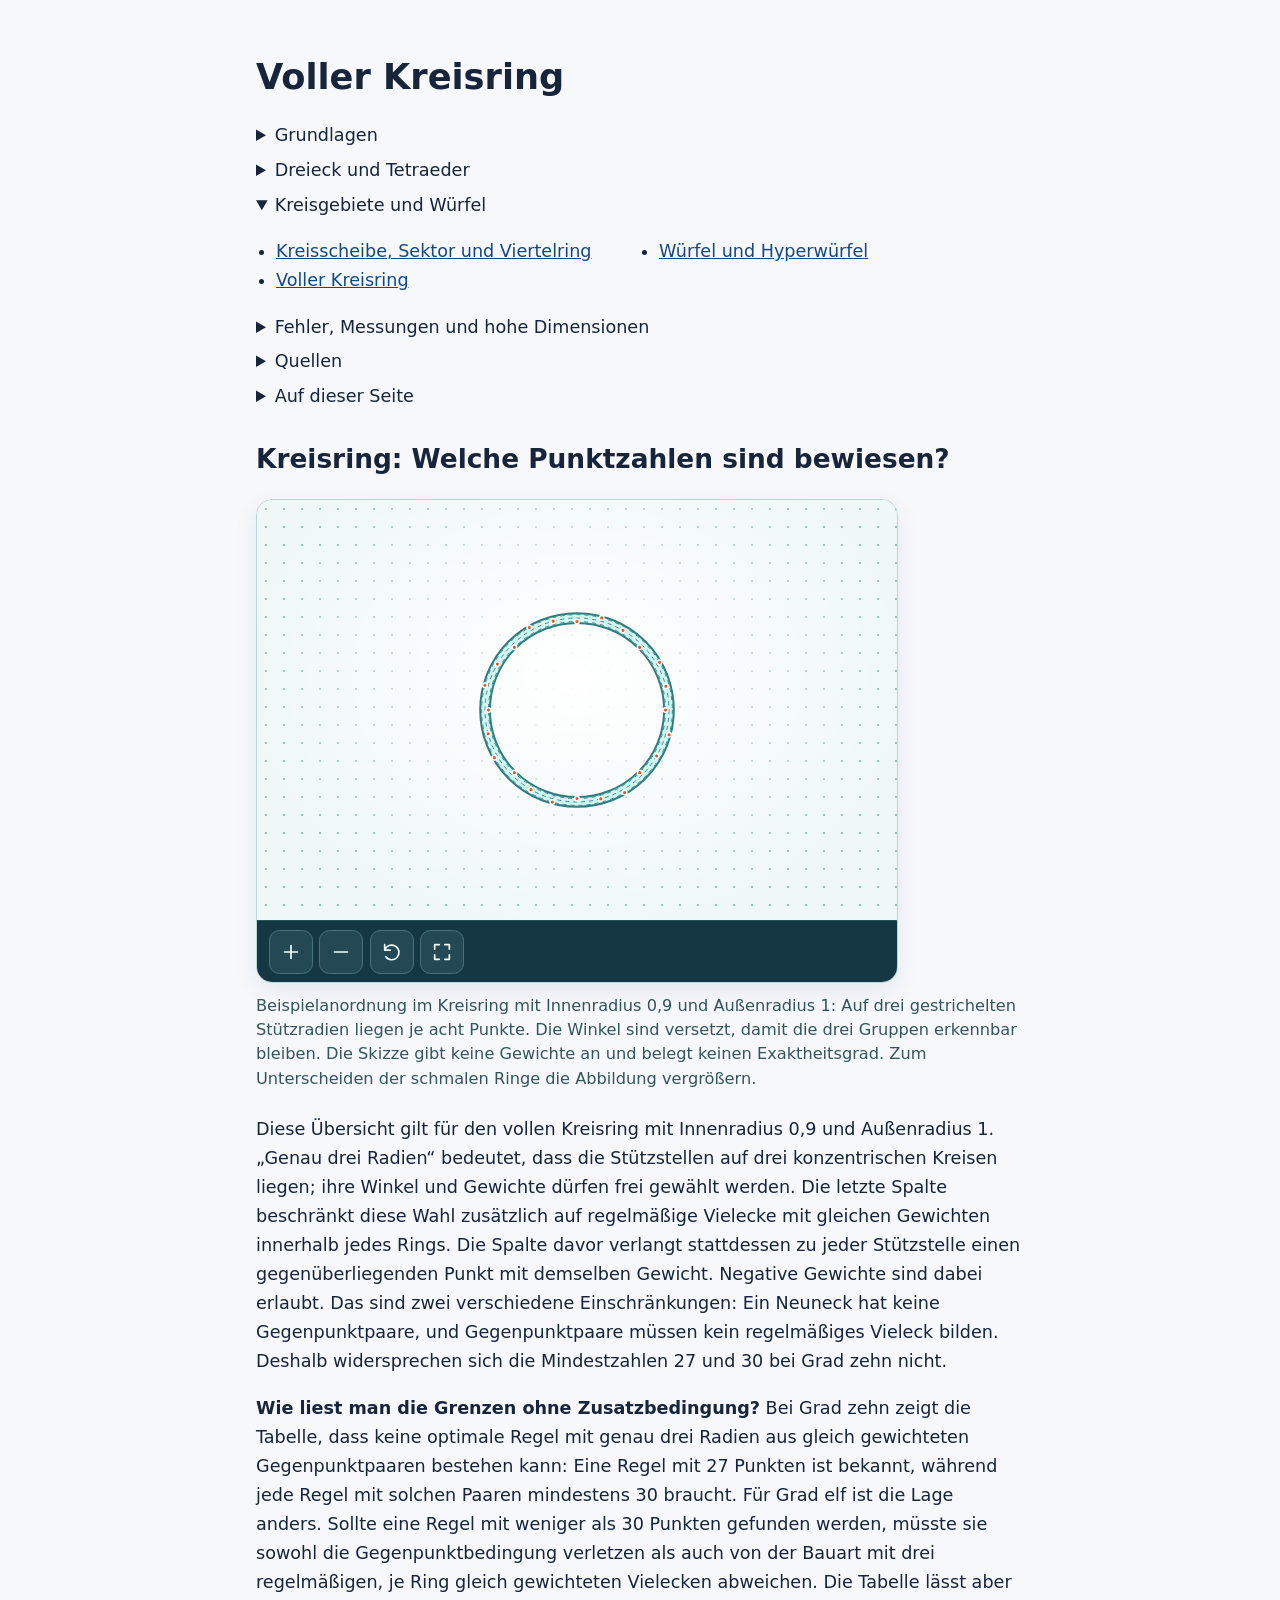
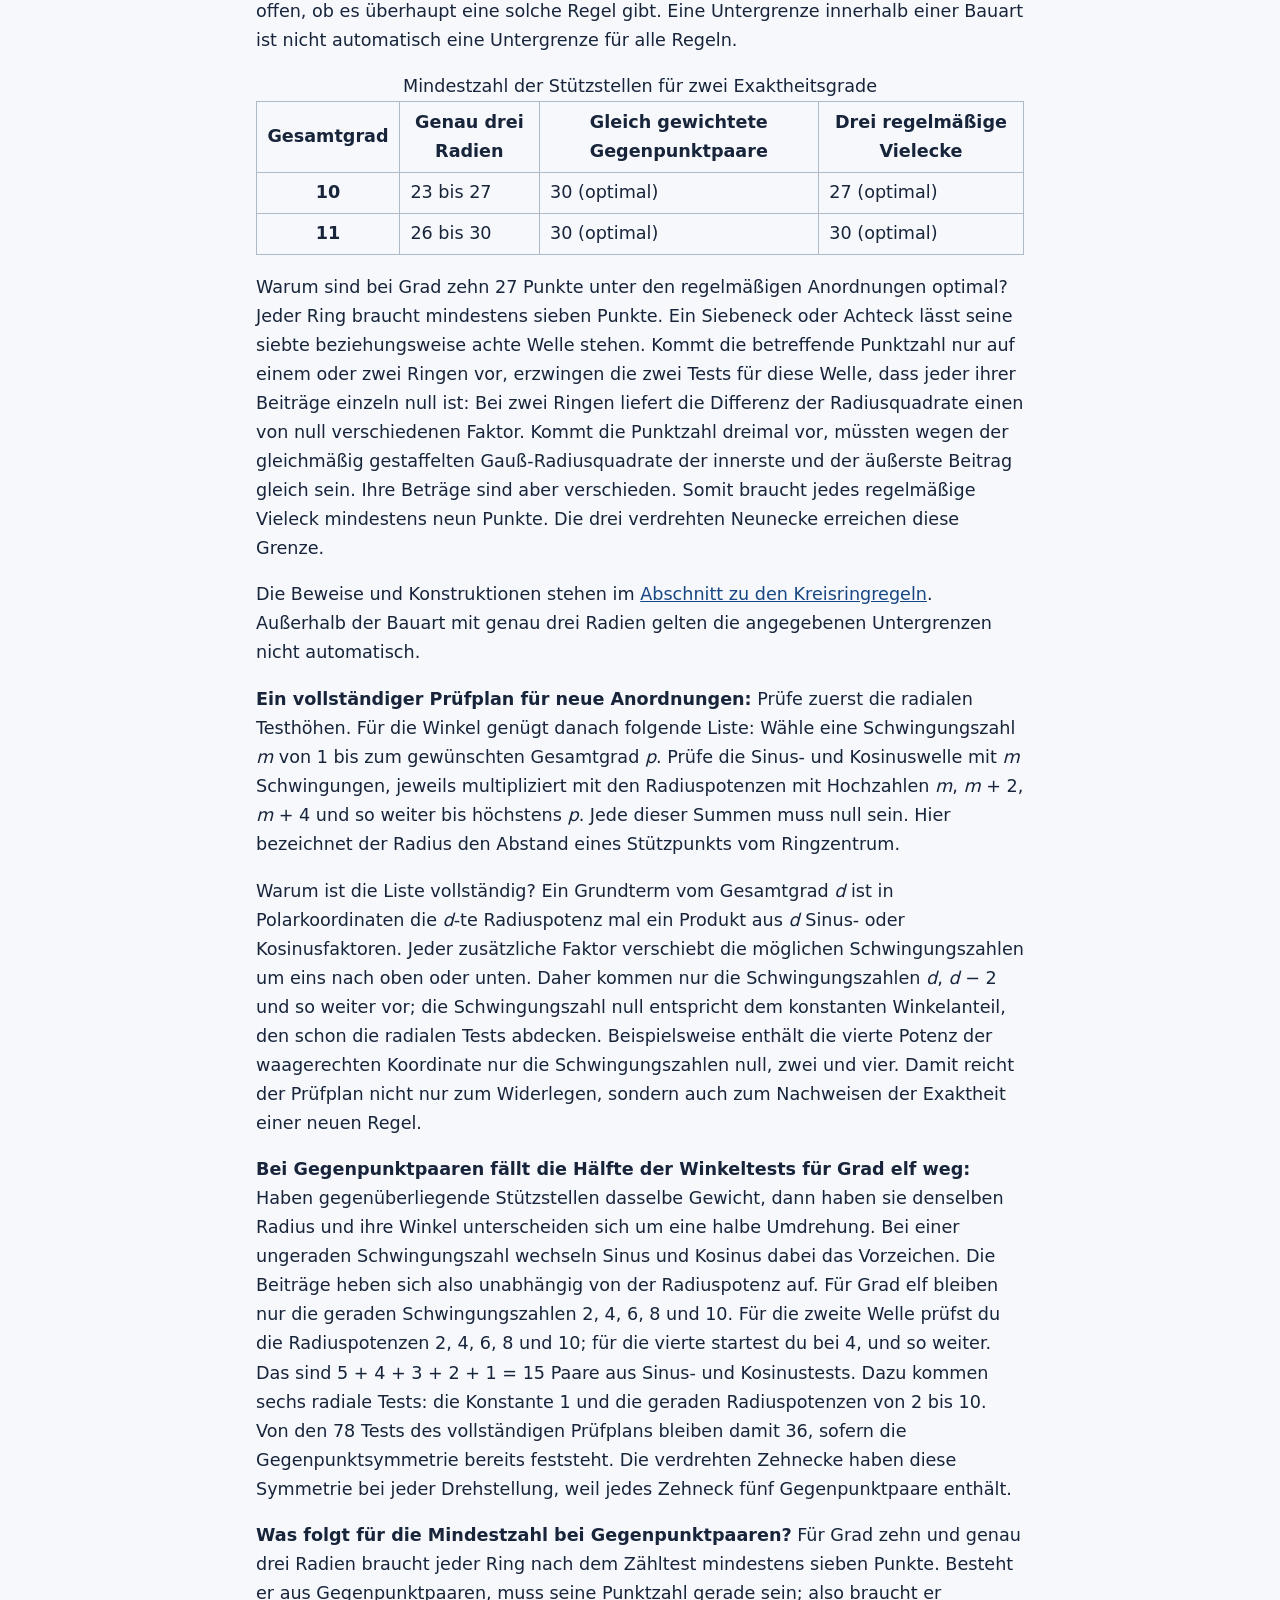
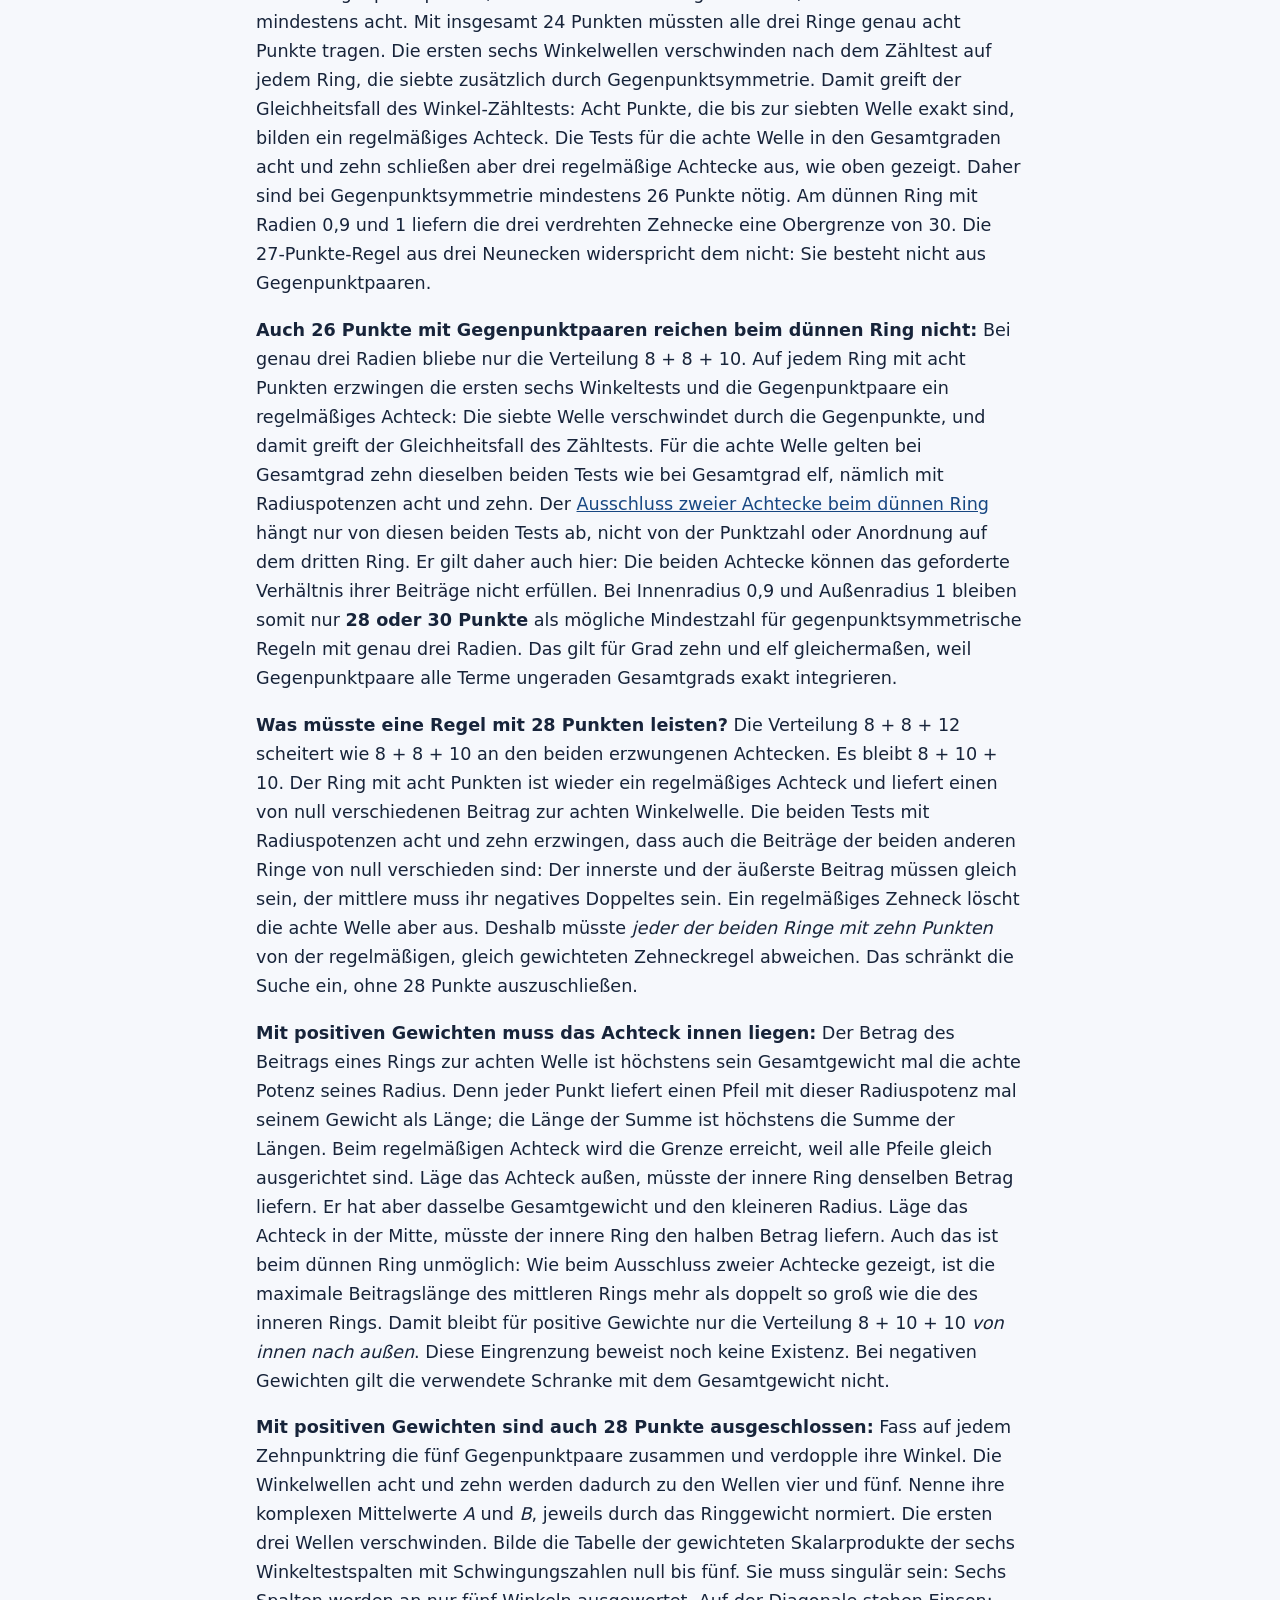
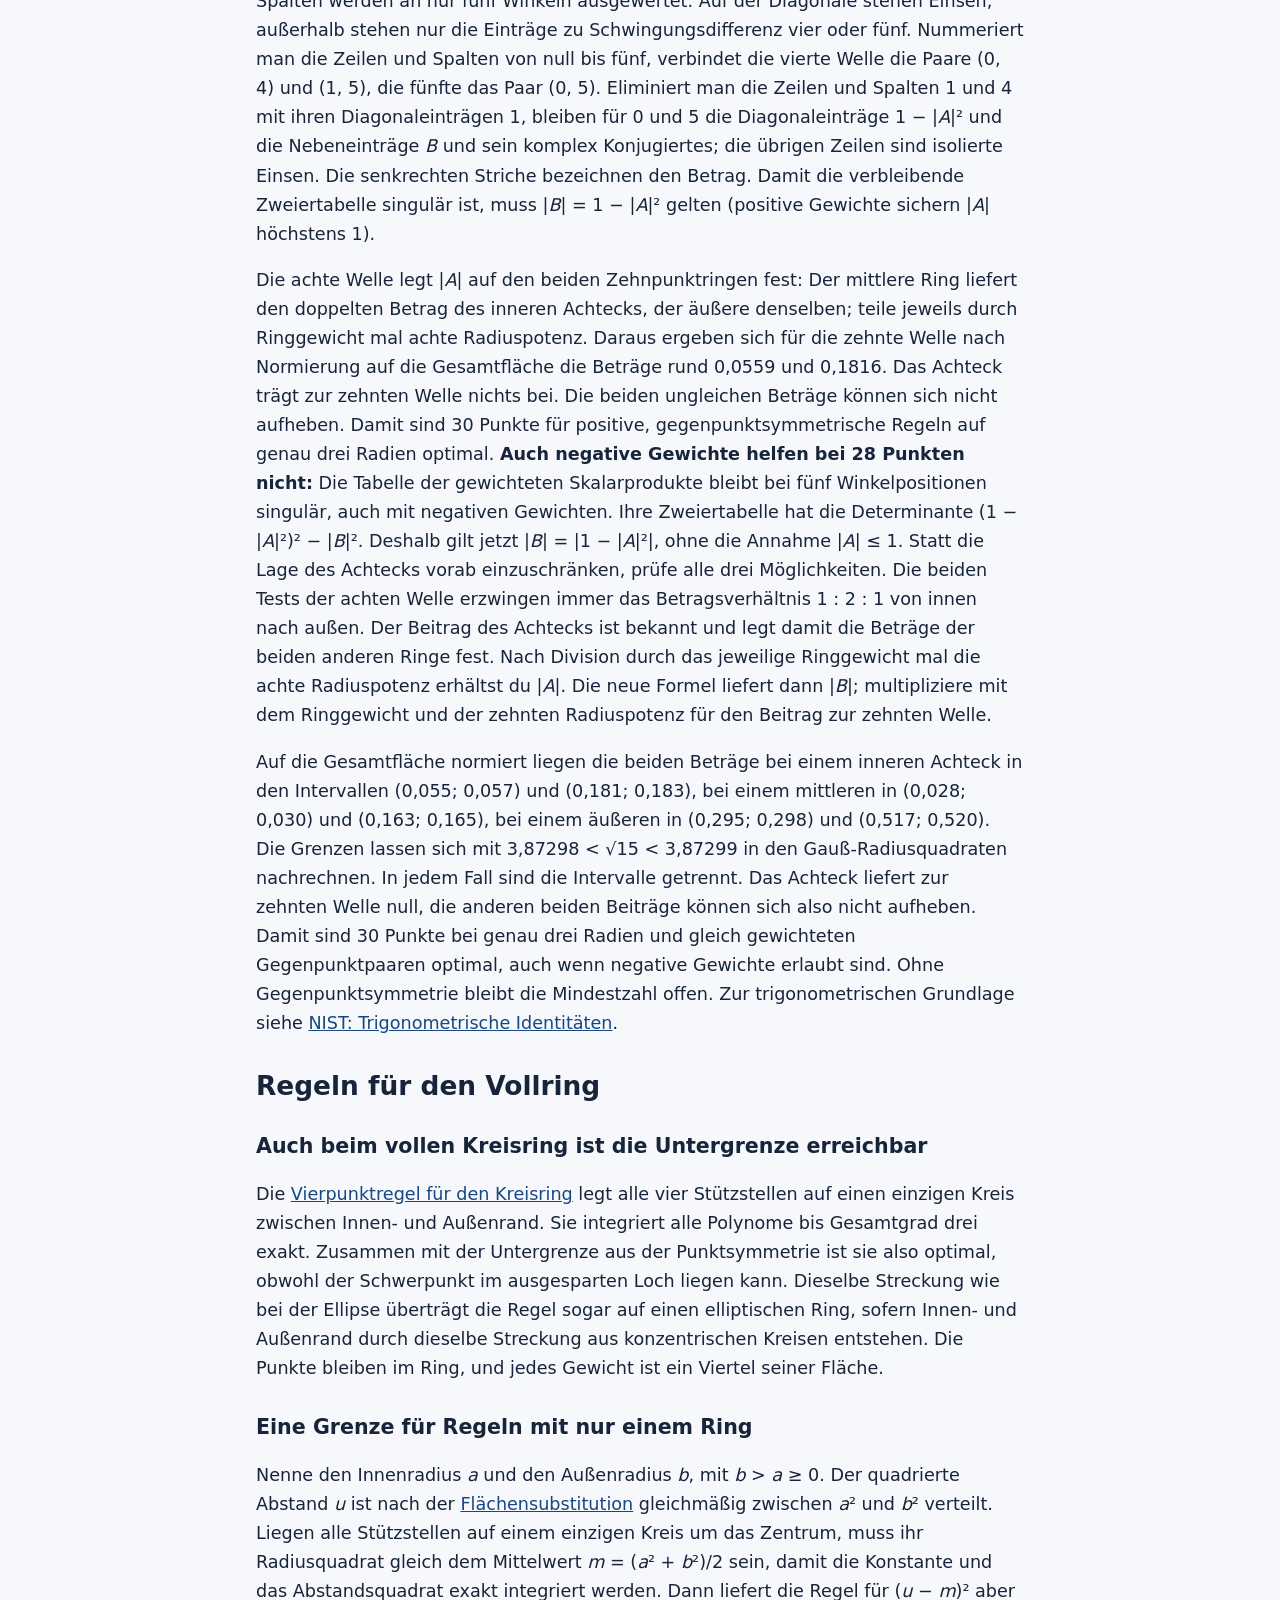
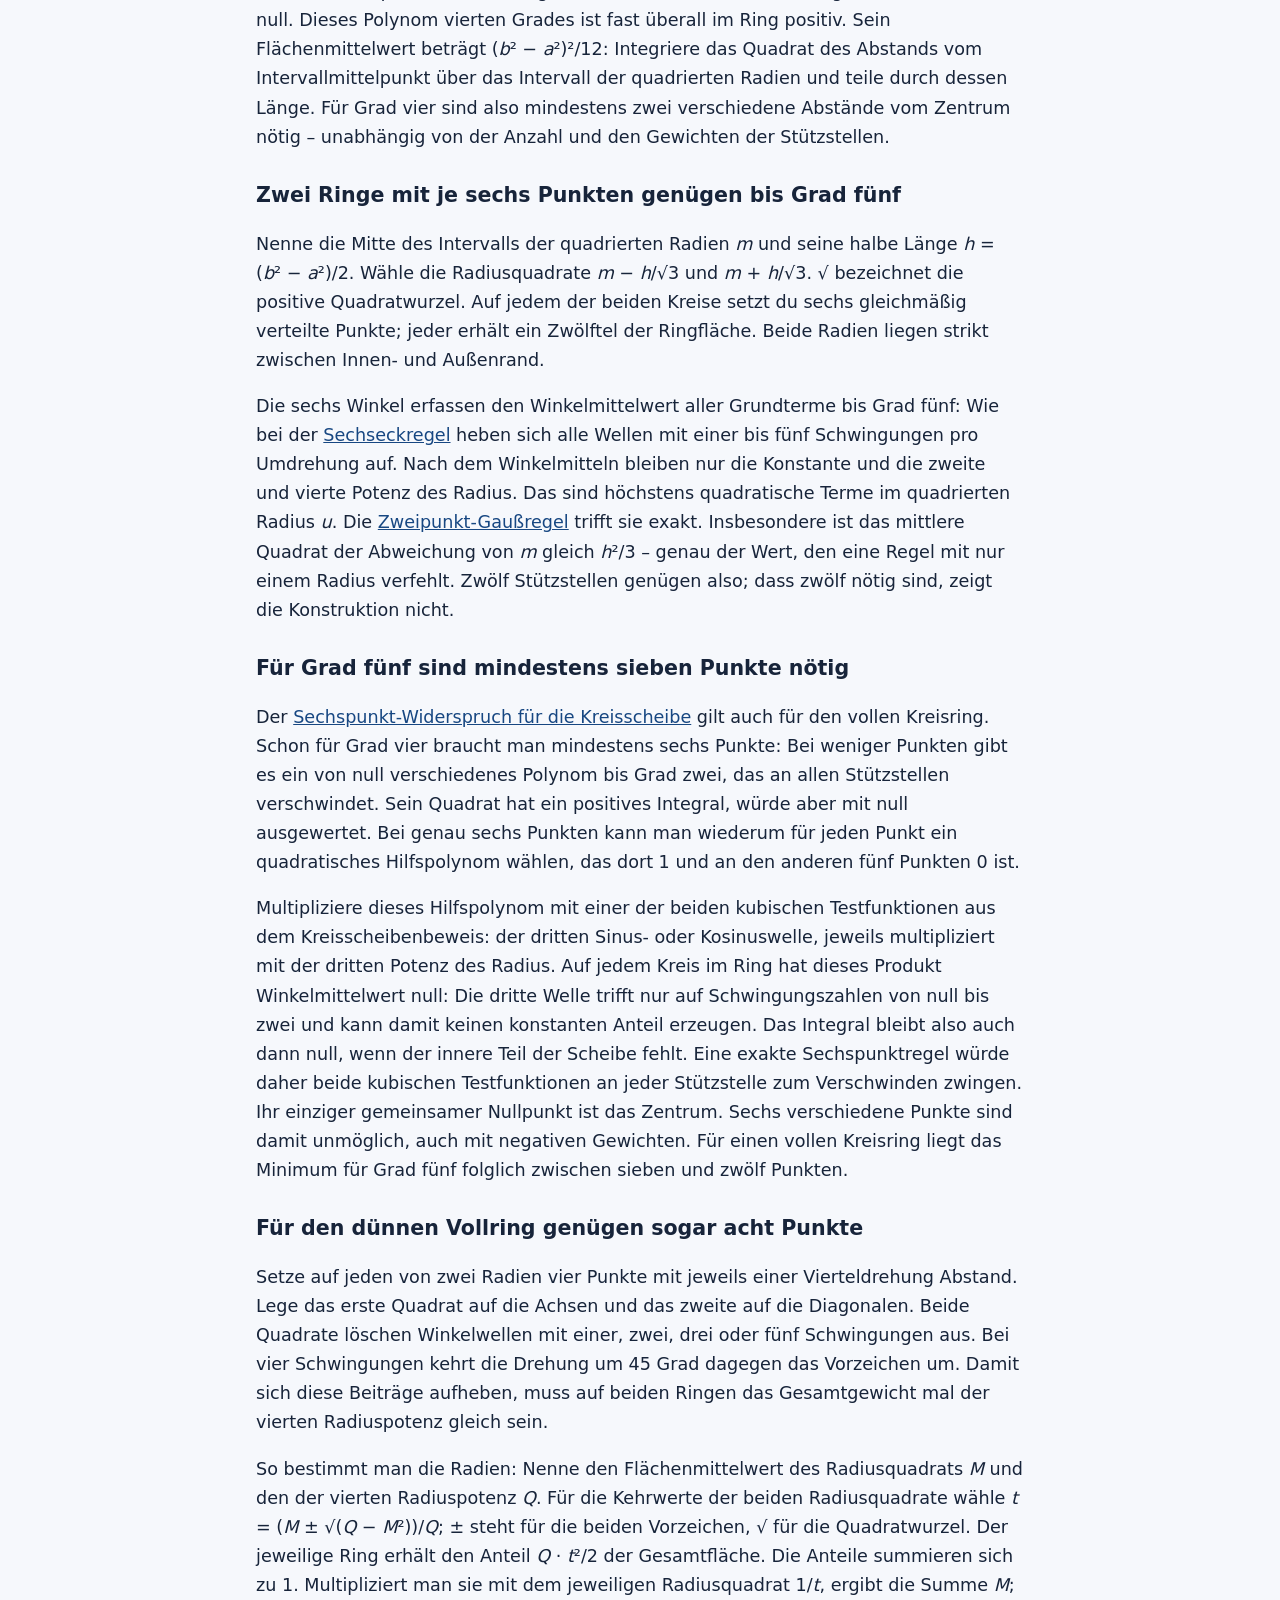
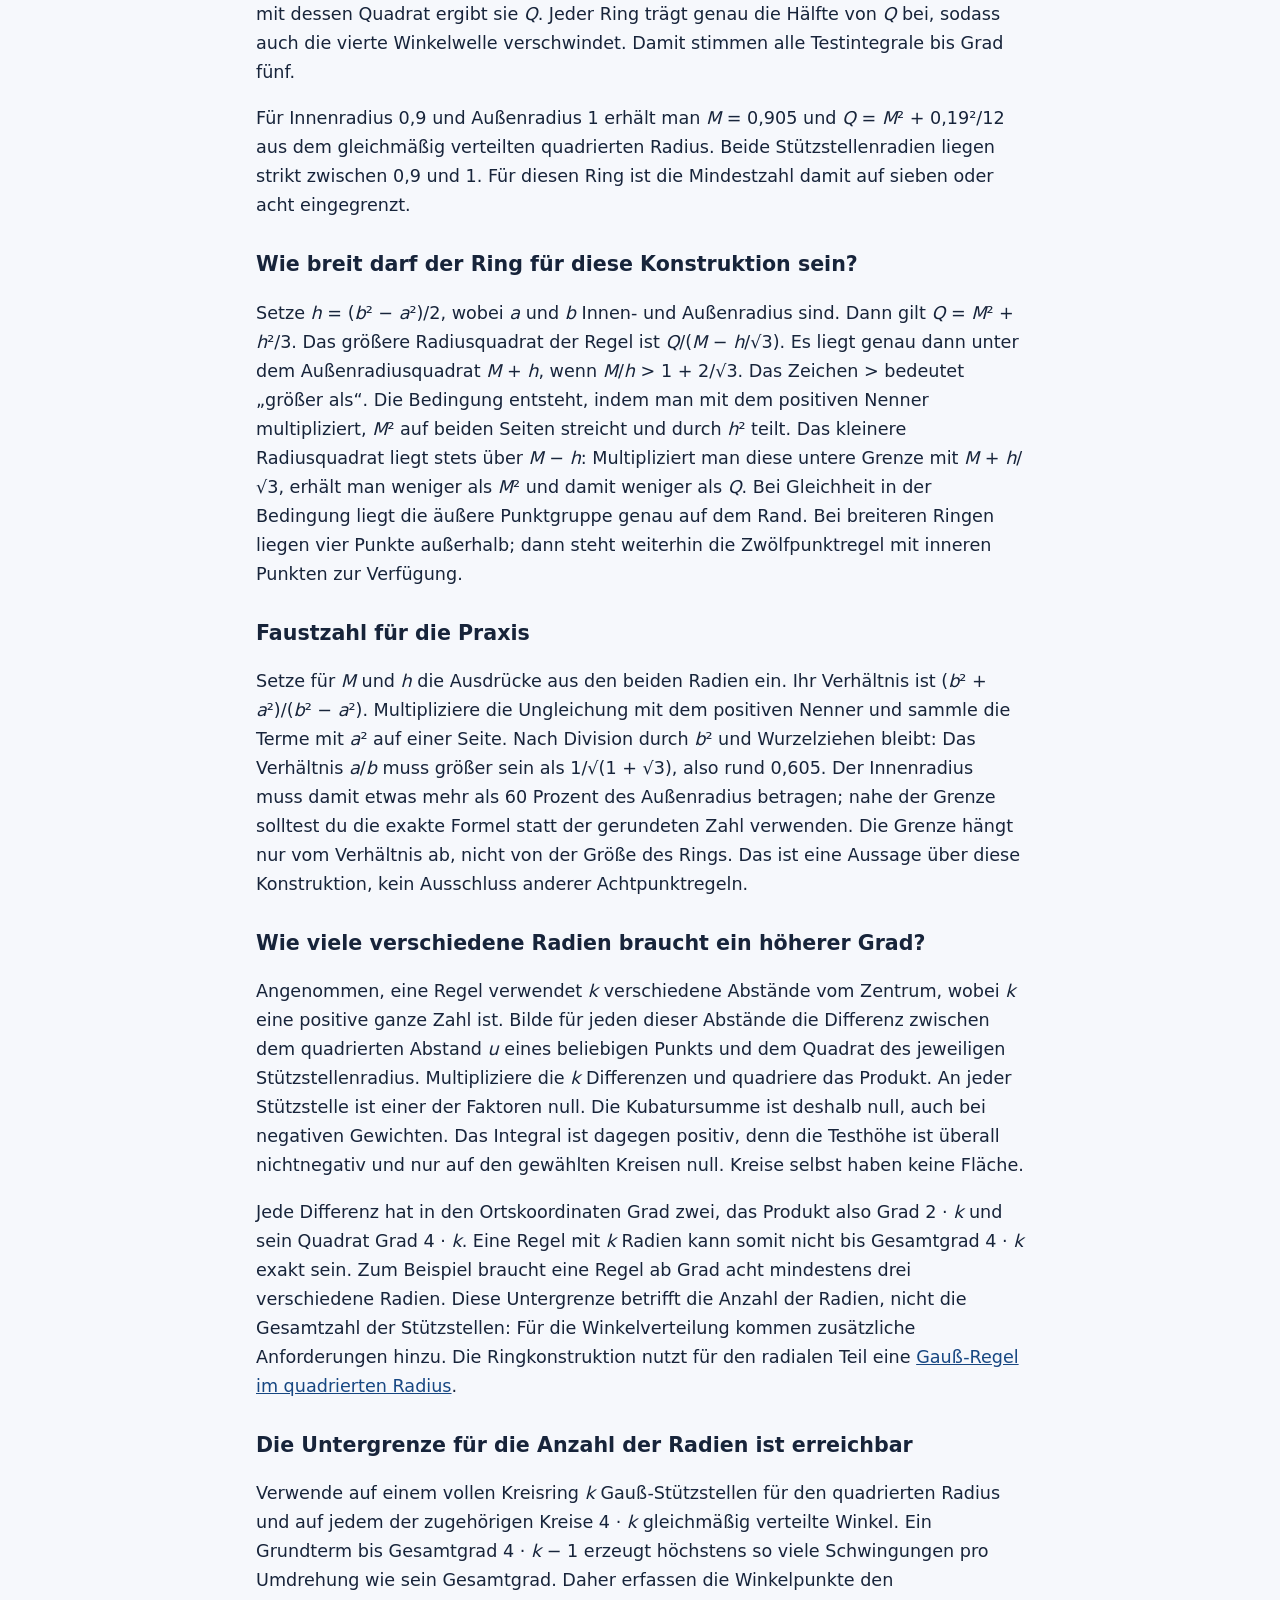
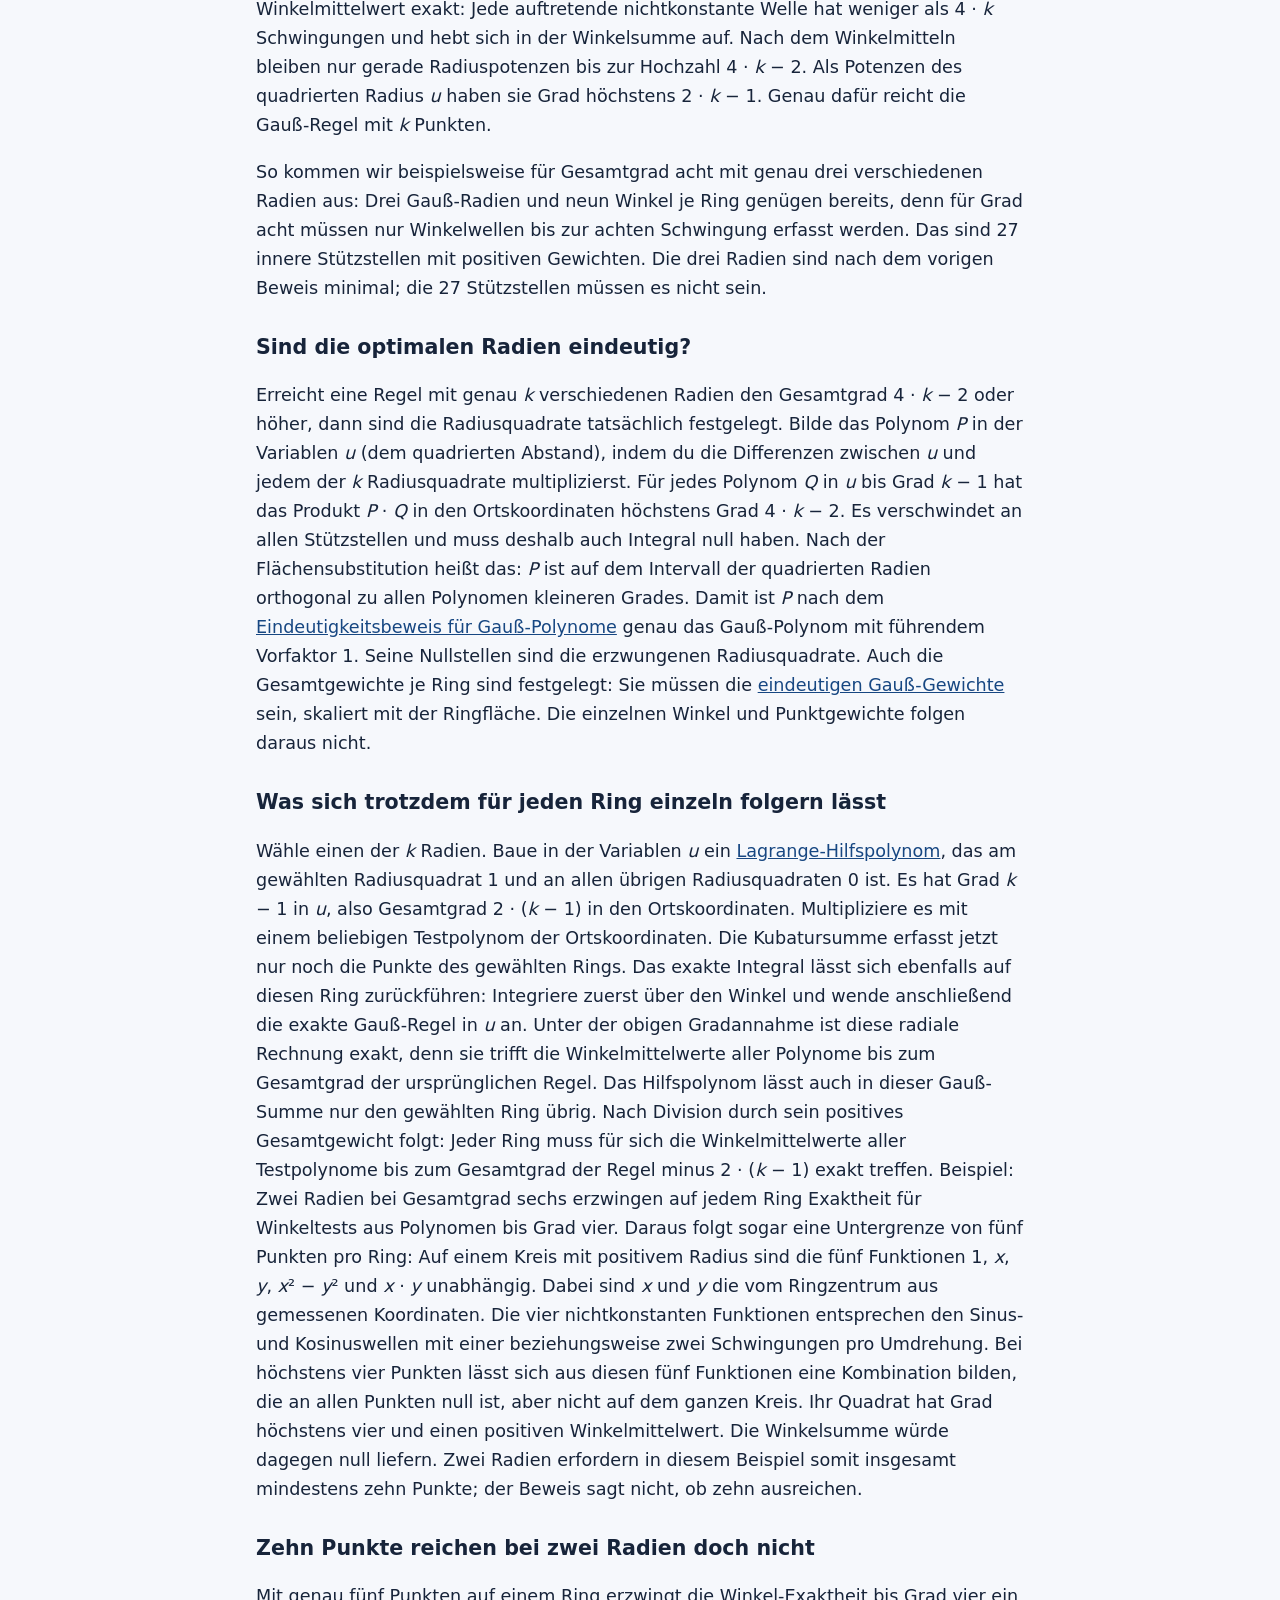
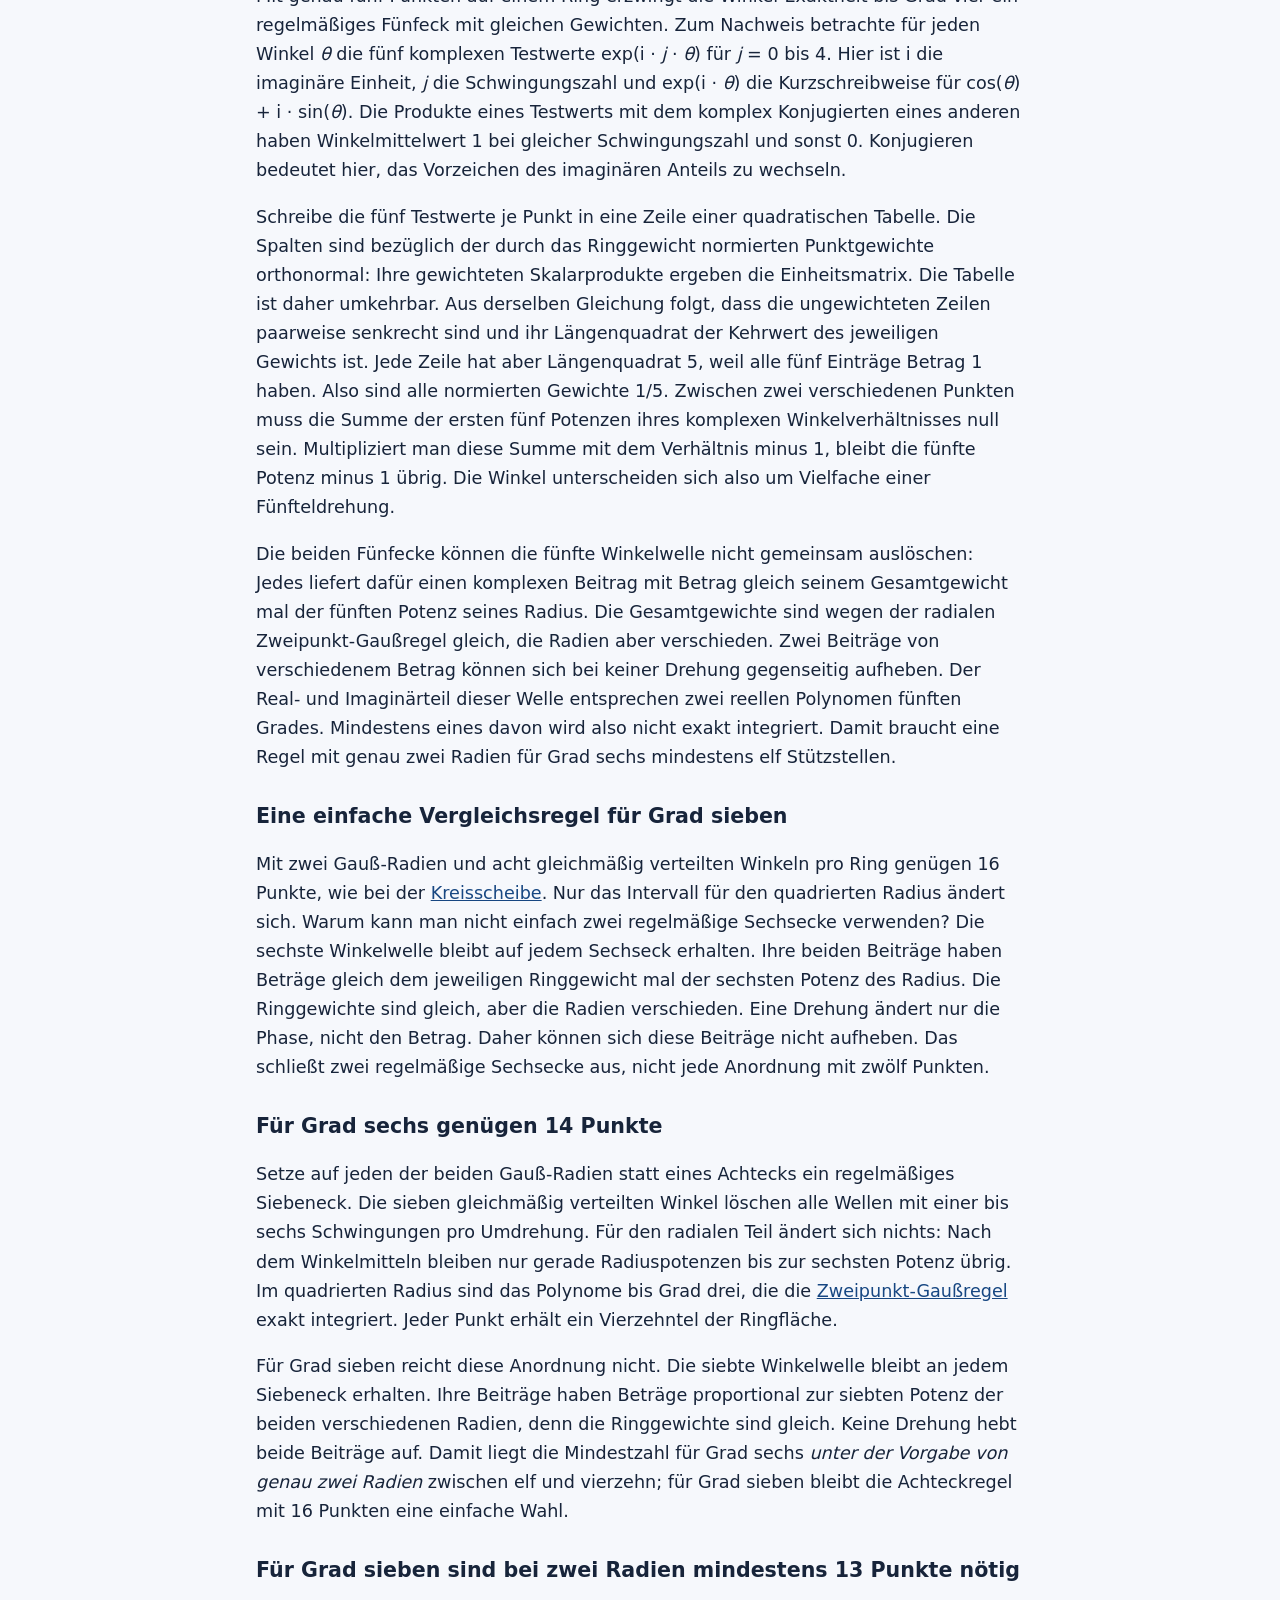
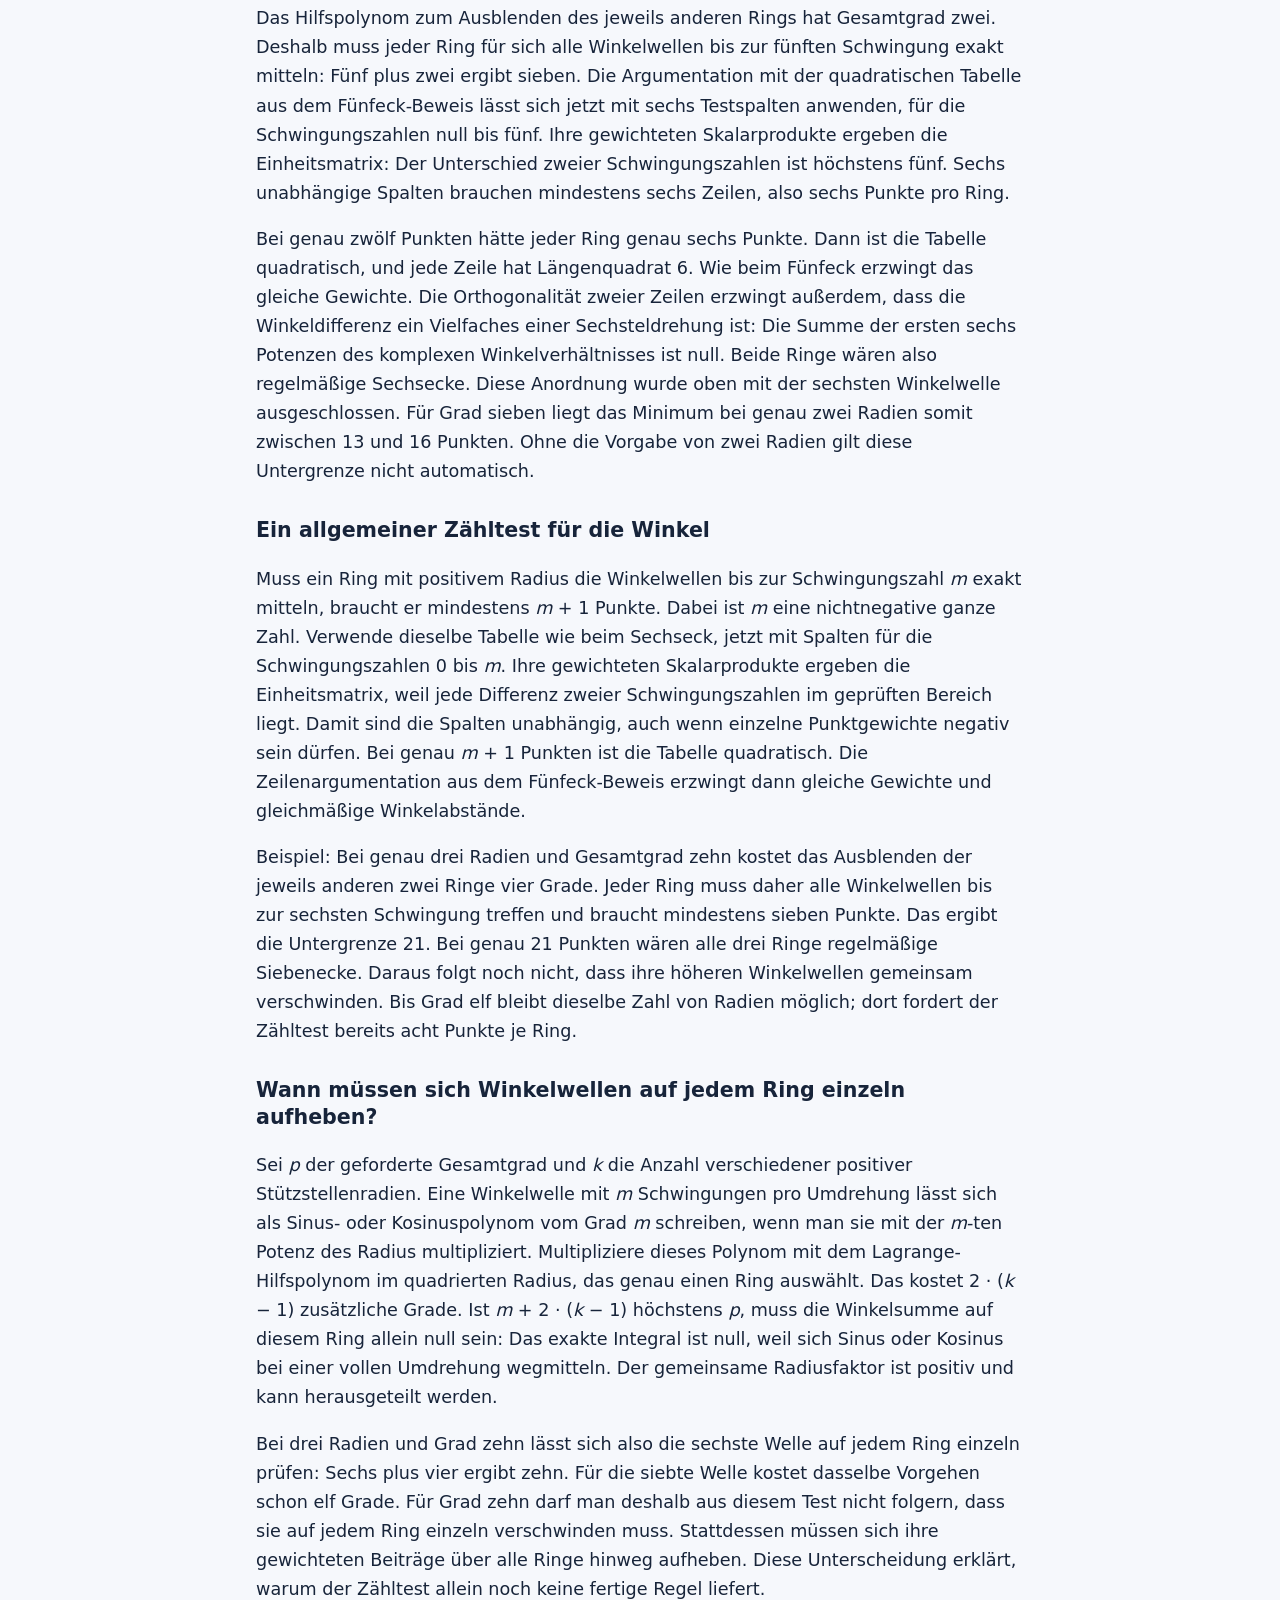
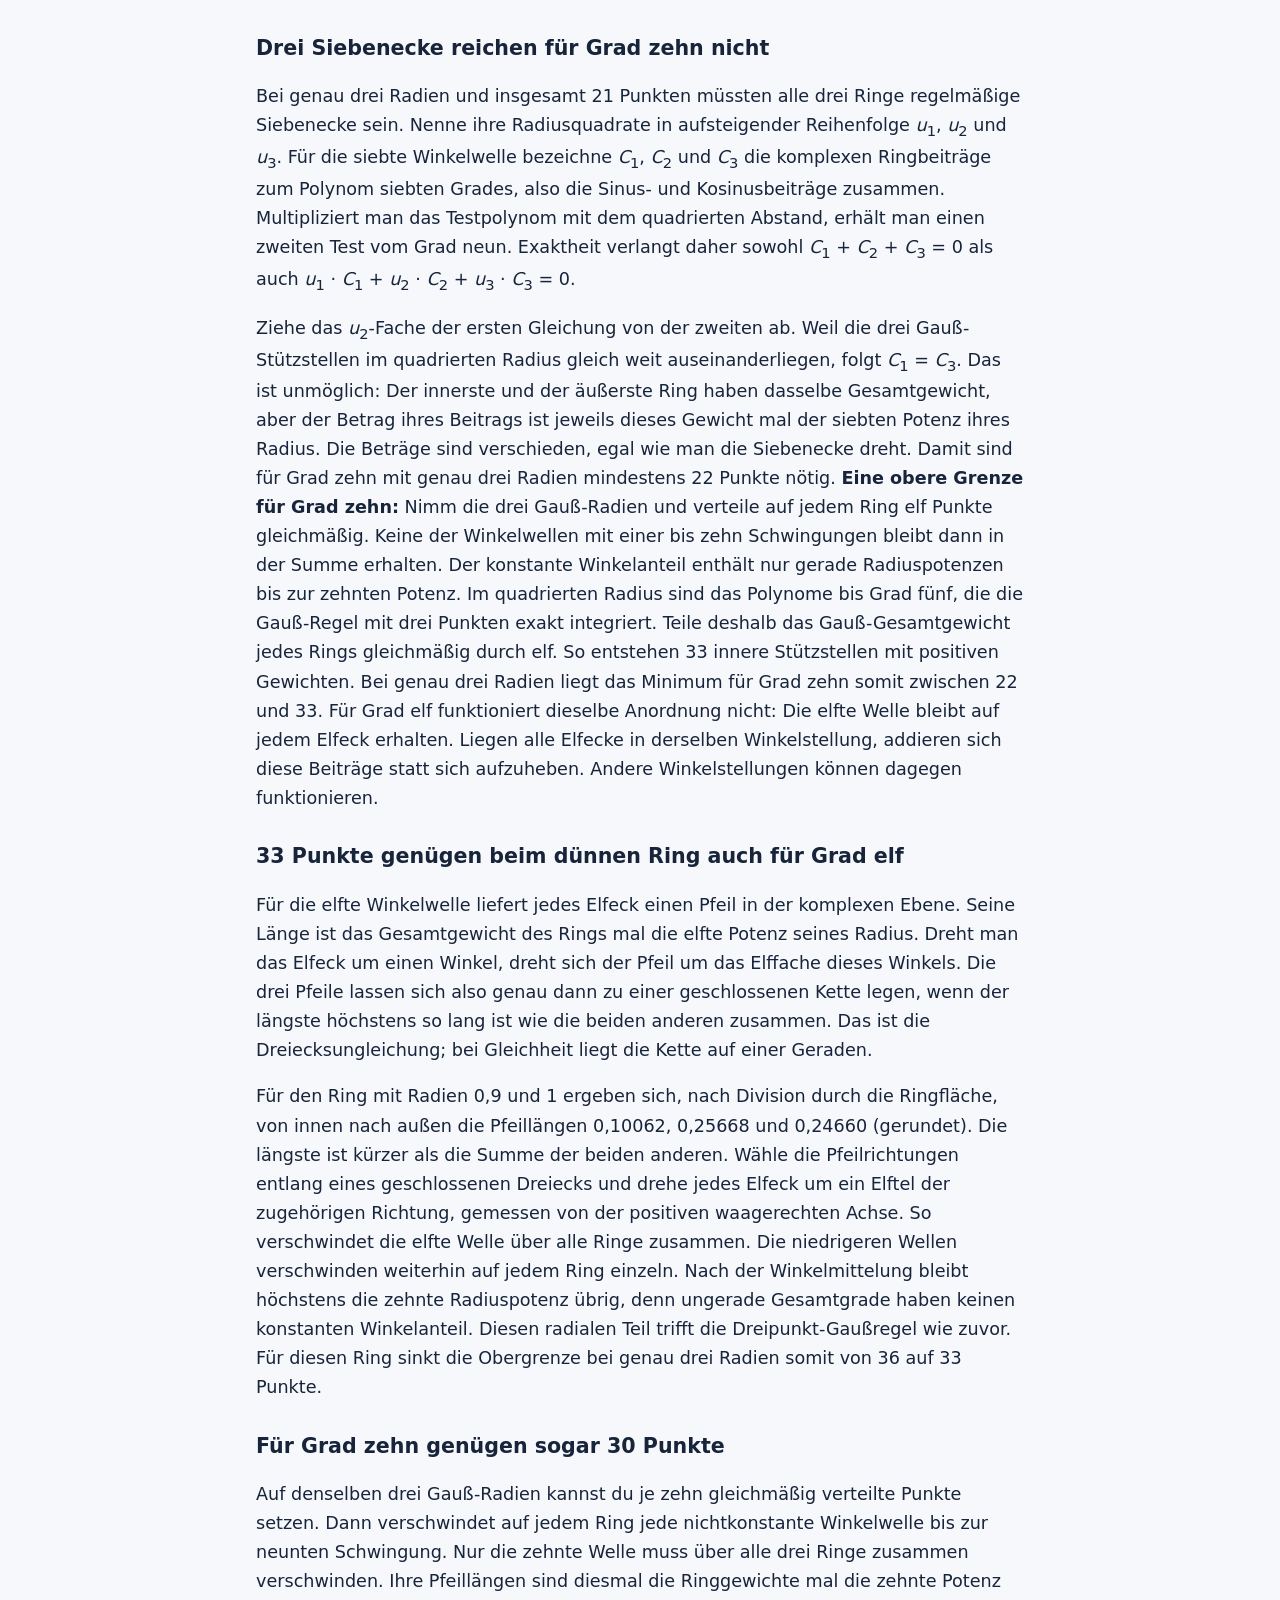
<file: kreisring.html>
<!doctype html>
<html lang="de"><head><meta charset="utf-8"><meta name="viewport" content="width=device-width, initial-scale=1"><title>Voller Kreisring | Kubatur</title><link rel="stylesheet" href="kubatur.css"><script defer src="kubatur-viewer.js"></script></head><body><main>
<h1>Voller Kreisring</h1>
<nav class="kapitel" aria-label="Lernpfad"><details><summary>Grundlagen</summary><ul><li><a href="index.html">Kubatur: Einstieg und Grundlagen</a></li><li><a href="gauss.html">Gauß-Quadratur</a></li><li><a href="quadrat.html">Quadrat und Rechteck</a></li></ul></details><details><summary>Dreieck und Tetraeder</summary><ul><li><a href="dreieck.html">Dreieck</a></li><li><a href="tetraeder.html">Tetraeder</a></li><li><a href="dreieck-tetraeder.html">Dreieck und Tetraeder: gemeinsame Methoden</a></li></ul></details><details open><summary>Kreisgebiete und Würfel</summary><ul><li><a href="kreis.html">Kreisscheibe, Sektor und Viertelring</a></li><li><a href="kreisring.html" aria-current="page">Voller Kreisring</a></li><li><a href="wuerfel.html">Würfel und Hyperwürfel</a></li></ul></details><details><summary>Fehler, Messungen und hohe Dimensionen</summary><ul><li><a href="fehler.html">Fehlerschranken und adaptive Kubatur</a></li><li><a href="messungen.html">Kubatur mit Messrauschen</a></li><li><a href="viele-dimensionen.html">Methoden für viele Dimensionen</a></li></ul></details><details><summary>Quellen</summary><ul><li><a href="quellen.html">Quellen und Lesetipps</a></li></ul></details></nav>
<nav aria-label="Auf dieser Seite"><details><summary>Auf dieser Seite</summary><ol><li><a href="#kreisring-grenzen-uebersicht">Kreisring: Welche Punktzahlen sind bewiesen?</a></li><li><a href="#vertiefung-134">Regeln für den Vollring</a></li><li><a href="#vertiefung-146">Untergrenzen im dünnen Ring</a></li><li><a href="#vertiefung-135">Rundung und Fehlerschranken</a></li><li><a href="#vertiefung-145">Restfehler gerundeter Winkel</a></li><li><a href="#vertiefung-136">Radiale Quadratur</a></li><li><a href="#kugelflaeche-integralgleichung">Integralgleichungen auf der Kugelfläche</a><ol><li><a href="#hyperinterpolation-kugel">Vorarbeit: Hyperinterpolation ohne volle Exaktheit</a></li><li><a href="#hyperinterpolation-rauschfilter">Verrauschte Daten: harte und weiche Schwellen</a></li></ol></li><li><a href="#kugelkappen-designs">Gleichgewichtete Regeln für Kugelkappen</a><ol><li><a href="#kubatur-kugelpolygone">Kubatur auf Kugelpolygonen</a></li></ol></li></ol></details></nav>
<section id="kreisring-grenzen-uebersicht"><h2>Kreisring: Welche Punktzahlen sind bewiesen?</h2><figure class="kubatur-figure"><div data-kubatur-viewer="annulus"></div><figcaption>Beispielanordnung im Kreisring mit Innenradius 0,9 und Außenradius 1: Auf drei gestrichelten Stützradien liegen je acht Punkte. Die Winkel sind versetzt, damit die drei Gruppen erkennbar bleiben. Die Skizze gibt keine Gewichte an und belegt keinen Exaktheitsgrad. Zum Unterscheiden der schmalen Ringe die Abbildung vergrößern.</figcaption></figure><p>Diese Übersicht gilt für den vollen Kreisring mit Innenradius 0,9 und Außenradius 1. „Genau drei Radien“ bedeutet, dass die Stützstellen auf drei konzentrischen Kreisen liegen; ihre Winkel und Gewichte dürfen frei gewählt werden. Die letzte Spalte beschränkt diese Wahl zusätzlich auf regelmäßige Vielecke mit gleichen Gewichten innerhalb jedes Rings. Die Spalte davor verlangt stattdessen zu jeder Stützstelle einen gegenüberliegenden Punkt mit demselben Gewicht. Negative Gewichte sind dabei erlaubt. Das sind zwei verschiedene Einschränkungen: Ein Neuneck hat keine Gegenpunktpaare, und Gegenpunktpaare müssen kein regelmäßiges Vieleck bilden. Deshalb widersprechen sich die Mindestzahlen 27 und 30 bei Grad zehn nicht.</p><p><strong>Wie liest man die Grenzen ohne Zusatzbedingung?</strong> Bei Grad zehn zeigt die Tabelle, dass keine optimale Regel mit genau drei Radien aus gleich gewichteten Gegenpunktpaaren bestehen kann: Eine Regel mit 27 Punkten ist bekannt, während jede Regel mit solchen Paaren mindestens 30 braucht. Für Grad elf ist die Lage anders. Sollte eine Regel mit weniger als 30 Punkten gefunden werden, müsste sie sowohl die Gegenpunktbedingung verletzen als auch von der Bauart mit drei regelmäßigen, je Ring gleich gewichteten Vielecken abweichen. Die Tabelle lässt aber offen, ob es überhaupt eine solche Regel gibt. Eine Untergrenze innerhalb einer Bauart ist nicht automatisch eine Untergrenze für alle Regeln.</p><table><caption>Mindestzahl der Stützstellen für zwei Exaktheitsgrade</caption><thead><tr><th scope="col">Gesamtgrad</th><th scope="col">Genau drei Radien</th><th scope="col">Gleich gewichtete Gegenpunktpaare</th><th scope="col">Drei regelmäßige Vielecke</th></tr></thead><tbody><tr><th scope="row">10</th><td>23 bis 27</td><td>30 (optimal)</td><td>27 (optimal)</td></tr><tr><th scope="row">11</th><td>26 bis 30</td><td>30 (optimal)</td><td>30 (optimal)</td></tr></tbody></table><p>Warum sind bei Grad zehn 27 Punkte unter den regelmäßigen Anordnungen optimal? Jeder Ring braucht mindestens sieben Punkte. Ein Siebeneck oder Achteck lässt seine siebte beziehungsweise achte Welle stehen. Kommt die betreffende Punktzahl nur auf einem oder zwei Ringen vor, erzwingen die zwei Tests für diese Welle, dass jeder ihrer Beiträge einzeln null ist: Bei zwei Ringen liefert die Differenz der Radiusquadrate einen von null verschiedenen Faktor. Kommt die Punktzahl dreimal vor, müssten wegen der gleichmäßig gestaffelten Gauß-Radiusquadrate der innerste und der äußerste Beitrag gleich sein. Ihre Beträge sind aber verschieden. Somit braucht jedes regelmäßige Vieleck mindestens neun Punkte. Die drei verdrehten Neunecke erreichen diese Grenze.</p><p>Die Beweise und Konstruktionen stehen im <a href="kreis.html#duenner-ring-minimum-drei">Abschnitt zu den Kreisringregeln</a>. Außerhalb der Bauart mit genau drei Radien gelten die angegebenen Untergrenzen nicht automatisch.</p><p><strong>Ein vollständiger Prüfplan für neue Anordnungen:</strong> Prüfe zuerst die radialen Testhöhen. Für die Winkel genügt danach folgende Liste: Wähle eine Schwingungszahl <var>m</var> von 1 bis zum gewünschten Gesamtgrad <var>p</var>. Prüfe die Sinus- und Kosinuswelle mit <var>m</var> Schwingungen, jeweils multipliziert mit den Radiuspotenzen mit Hochzahlen <var>m</var>, <var>m</var> + 2, <var>m</var> + 4 und so weiter bis höchstens <var>p</var>. Jede dieser Summen muss null sein. Hier bezeichnet der Radius den Abstand eines Stützpunkts vom Ringzentrum.</p><p>Warum ist die Liste vollständig? Ein Grundterm vom Gesamtgrad <var>d</var> ist in Polarkoordinaten die <var>d</var>-te Radiuspotenz mal ein Produkt aus <var>d</var> Sinus- oder Kosinusfaktoren. Jeder zusätzliche Faktor verschiebt die möglichen Schwingungszahlen um eins nach oben oder unten. Daher kommen nur die Schwingungszahlen <var>d</var>, <var>d</var> − 2 und so weiter vor; die Schwingungszahl null entspricht dem konstanten Winkelanteil, den schon die radialen Tests abdecken. Beispielsweise enthält die vierte Potenz der waagerechten Koordinate nur die Schwingungszahlen null, zwei und vier. Damit reicht der Prüfplan nicht nur zum Widerlegen, sondern auch zum Nachweisen der Exaktheit einer neuen Regel.</p><p><strong>Bei Gegenpunktpaaren fällt die Hälfte der Winkeltests für Grad elf weg:</strong> Haben gegenüberliegende Stützstellen dasselbe Gewicht, dann haben sie denselben Radius und ihre Winkel unterscheiden sich um eine halbe Umdrehung. Bei einer ungeraden Schwingungszahl wechseln Sinus und Kosinus dabei das Vorzeichen. Die Beiträge heben sich also unabhängig von der Radiuspotenz auf. Für Grad elf bleiben nur die geraden Schwingungszahlen 2, 4, 6, 8 und 10. Für die zweite Welle prüfst du die Radiuspotenzen 2, 4, 6, 8 und 10; für die vierte startest du bei 4, und so weiter. Das sind 5 + 4 + 3 + 2 + 1 = 15 Paare aus Sinus- und Kosinustests. Dazu kommen sechs radiale Tests: die Konstante 1 und die geraden Radiuspotenzen von 2 bis 10. Von den 78 Tests des vollständigen Prüfplans bleiben damit 36, sofern die Gegenpunktsymmetrie bereits feststeht. Die verdrehten Zehnecke haben diese Symmetrie bei jeder Drehstellung, weil jedes Zehneck fünf Gegenpunktpaare enthält.</p><p><strong>Was folgt für die Mindestzahl bei Gegenpunktpaaren?</strong> Für Grad zehn und genau drei Radien braucht jeder Ring nach dem Zähltest mindestens sieben Punkte. Besteht er aus Gegenpunktpaaren, muss seine Punktzahl gerade sein; also braucht er mindestens acht. Mit insgesamt 24 Punkten müssten alle drei Ringe genau acht Punkte tragen. Die ersten sechs Winkelwellen verschwinden nach dem Zähltest auf jedem Ring, die siebte zusätzlich durch Gegenpunktsymmetrie. Damit greift der Gleichheitsfall des Winkel-Zähltests: Acht Punkte, die bis zur siebten Welle exakt sind, bilden ein regelmäßiges Achteck. Die Tests für die achte Welle in den Gesamtgraden acht und zehn schließen aber drei regelmäßige Achtecke aus, wie oben gezeigt. Daher sind bei Gegenpunktsymmetrie mindestens 26 Punkte nötig. Am dünnen Ring mit Radien 0,9 und 1 liefern die drei verdrehten Zehnecke eine Obergrenze von 30. Die 27-Punkte-Regel aus drei Neunecken widerspricht dem nicht: Sie besteht nicht aus Gegenpunktpaaren.</p><p><strong>Auch 26 Punkte mit Gegenpunktpaaren reichen beim dünnen Ring nicht:</strong> Bei genau drei Radien bliebe nur die Verteilung 8 + 8 + 10. Auf jedem Ring mit acht Punkten erzwingen die ersten sechs Winkeltests und die Gegenpunktpaare ein regelmäßiges Achteck: Die siebte Welle verschwindet durch die Gegenpunkte, und damit greift der Gleichheitsfall des Zähltests. Für die achte Welle gelten bei Gesamtgrad zehn dieselben beiden Tests wie bei Gesamtgrad elf, nämlich mit Radiuspotenzen acht und zehn. Der <a href="kreis.html#duenner-ring-minimum-drei">Ausschluss zweier Achtecke beim dünnen Ring</a> hängt nur von diesen beiden Tests ab, nicht von der Punktzahl oder Anordnung auf dem dritten Ring. Er gilt daher auch hier: Die beiden Achtecke können das geforderte Verhältnis ihrer Beiträge nicht erfüllen. Bei Innenradius 0,9 und Außenradius 1 bleiben somit nur <strong>28 oder 30 Punkte</strong> als mögliche Mindestzahl für gegenpunktsymmetrische Regeln mit genau drei Radien. Das gilt für Grad zehn und elf gleichermaßen, weil Gegenpunktpaare alle Terme ungeraden Gesamtgrads exakt integrieren.</p><p><strong>Was müsste eine Regel mit 28 Punkten leisten?</strong> Die Verteilung 8 + 8 + 12 scheitert wie 8 + 8 + 10 an den beiden erzwungenen Achtecken. Es bleibt 8 + 10 + 10. Der Ring mit acht Punkten ist wieder ein regelmäßiges Achteck und liefert einen von null verschiedenen Beitrag zur achten Winkelwelle. Die beiden Tests mit Radiuspotenzen acht und zehn erzwingen, dass auch die Beiträge der beiden anderen Ringe von null verschieden sind: Der innerste und der äußerste Beitrag müssen gleich sein, der mittlere muss ihr negatives Doppeltes sein. Ein regelmäßiges Zehneck löscht die achte Welle aber aus. Deshalb müsste <em>jeder der beiden Ringe mit zehn Punkten</em> von der regelmäßigen, gleich gewichteten Zehneckregel abweichen. Das schränkt die Suche ein, ohne 28 Punkte auszuschließen.</p><p><strong>Mit positiven Gewichten muss das Achteck innen liegen:</strong> Der Betrag des Beitrags eines Rings zur achten Welle ist höchstens sein Gesamtgewicht mal die achte Potenz seines Radius. Denn jeder Punkt liefert einen Pfeil mit dieser Radiuspotenz mal seinem Gewicht als Länge; die Länge der Summe ist höchstens die Summe der Längen. Beim regelmäßigen Achteck wird die Grenze erreicht, weil alle Pfeile gleich ausgerichtet sind. Läge das Achteck außen, müsste der innere Ring denselben Betrag liefern. Er hat aber dasselbe Gesamtgewicht und den kleineren Radius. Läge das Achteck in der Mitte, müsste der innere Ring den halben Betrag liefern. Auch das ist beim dünnen Ring unmöglich: Wie beim Ausschluss zweier Achtecke gezeigt, ist die maximale Beitragslänge des mittleren Rings mehr als doppelt so groß wie die des inneren Rings. Damit bleibt für positive Gewichte nur die Verteilung 8 + 10 + 10 <em>von innen nach außen</em>. Diese Eingrenzung beweist noch keine Existenz. Bei negativen Gewichten gilt die verwendete Schranke mit dem Gesamtgewicht nicht.</p><p><strong>Mit positiven Gewichten sind auch 28 Punkte ausgeschlossen:</strong> Fass auf jedem Zehnpunktring die fünf Gegenpunktpaare zusammen und verdopple ihre Winkel. Die Winkelwellen acht und zehn werden dadurch zu den Wellen vier und fünf. Nenne ihre komplexen Mittelwerte <var>A</var> und <var>B</var>, jeweils durch das Ringgewicht normiert. Die ersten drei Wellen verschwinden. Bilde die Tabelle der gewichteten Skalarprodukte der sechs Winkeltestspalten mit Schwingungszahlen null bis fünf. Sie muss singulär sein: Sechs Spalten werden an nur fünf Winkeln ausgewertet. Auf der Diagonale stehen Einsen; außerhalb stehen nur die Einträge zu Schwingungsdifferenz vier oder fünf. Nummeriert man die Zeilen und Spalten von null bis fünf, verbindet die vierte Welle die Paare (0, 4) und (1, 5), die fünfte das Paar (0, 5). Eliminiert man die Zeilen und Spalten 1 und 4 mit ihren Diagonaleinträgen 1, bleiben für 0 und 5 die Diagonaleinträge 1 − |<var>A</var>|² und die Nebeneinträge <var>B</var> und sein komplex Konjugiertes; die übrigen Zeilen sind isolierte Einsen. Die senkrechten Striche bezeichnen den Betrag. Damit die verbleibende Zweiertabelle singulär ist, muss |<var>B</var>| = 1 − |<var>A</var>|² gelten (positive Gewichte sichern |<var>A</var>| höchstens 1).</p><p>Die achte Welle legt |<var>A</var>| auf den beiden Zehnpunktringen fest: Der mittlere Ring liefert den doppelten Betrag des inneren Achtecks, der äußere denselben; teile jeweils durch Ringgewicht mal achte Radiuspotenz. Daraus ergeben sich für die zehnte Welle nach Normierung auf die Gesamtfläche die Beträge rund 0,0559 und 0,1816. Das Achteck trägt zur zehnten Welle nichts bei. Die beiden ungleichen Beträge können sich nicht aufheben. Damit sind 30 Punkte für positive, gegenpunktsymmetrische Regeln auf genau drei Radien optimal. <strong>Auch negative Gewichte helfen bei 28 Punkten nicht:</strong> Die Tabelle der gewichteten Skalarprodukte bleibt bei fünf Winkelpositionen singulär, auch mit negativen Gewichten. Ihre Zweiertabelle hat die Determinante (1 − |<var>A</var>|²)² − |<var>B</var>|². Deshalb gilt jetzt |<var>B</var>| = |1 − |<var>A</var>|²|, ohne die Annahme |<var>A</var>| ≤ 1. Statt die Lage des Achtecks vorab einzuschränken, prüfe alle drei Möglichkeiten. Die beiden Tests der achten Welle erzwingen immer das Betragsverhältnis 1 : 2 : 1 von innen nach außen. Der Beitrag des Achtecks ist bekannt und legt damit die Beträge der beiden anderen Ringe fest. Nach Division durch das jeweilige Ringgewicht mal die achte Radiuspotenz erhältst du |<var>A</var>|. Die neue Formel liefert dann |<var>B</var>|; multipliziere mit dem Ringgewicht und der zehnten Radiuspotenz für den Beitrag zur zehnten Welle.</p><p>Auf die Gesamtfläche normiert liegen die beiden Beträge bei einem inneren Achteck in den Intervallen (0,055; 0,057) und (0,181; 0,183), bei einem mittleren in (0,028; 0,030) und (0,163; 0,165), bei einem äußeren in (0,295; 0,298) und (0,517; 0,520). Die Grenzen lassen sich mit 3,87298 &lt; √15 &lt; 3,87299 in den Gauß-Radiusquadraten nachrechnen. In jedem Fall sind die Intervalle getrennt. Das Achteck liefert zur zehnten Welle null, die anderen beiden Beiträge können sich also nicht aufheben. Damit sind 30 Punkte bei genau drei Radien und gleich gewichteten Gegenpunktpaaren optimal, auch wenn negative Gewichte erlaubt sind. Ohne Gegenpunktsymmetrie bleibt die Mindestzahl offen. Zur trigonometrischen Grundlage siehe <a href="https://dlmf.nist.gov/4.21">NIST: Trigonometrische Identitäten</a>.</p></section>
<section id="vertiefung-134"><h2>Regeln für den Vollring</h2><h3>Auch beim vollen Kreisring ist die Untergrenze erreichbar</h3><p>Die <a href="kreis.html#ringregel-kreisring">Vierpunktregel für den Kreisring</a> legt alle vier Stützstellen auf einen einzigen Kreis zwischen Innen- und Außenrand. Sie integriert alle Polynome bis Gesamtgrad drei exakt. Zusammen mit der Untergrenze aus der Punktsymmetrie ist sie also optimal, obwohl der Schwerpunkt im ausgesparten Loch liegen kann. Dieselbe Streckung wie bei der Ellipse überträgt die Regel sogar auf einen elliptischen Ring, sofern Innen- und Außenrand durch dieselbe Streckung aus konzentrischen Kreisen entstehen. Die Punkte bleiben im Ring, und jedes Gewicht ist ein Viertel seiner Fläche.</p><h3>Eine Grenze für Regeln mit nur einem Ring</h3><p>Nenne den Innenradius <var>a</var> und den Außenradius <var>b</var>, mit <var>b</var> &gt; <var>a</var> ≥ 0. Der quadrierte Abstand <var>u</var> ist nach der <a href="kreis.html#ringregel-kreisring">Flächensubstitution</a> gleichmäßig zwischen <var>a</var>² und <var>b</var>² verteilt. Liegen alle Stützstellen auf einem einzigen Kreis um das Zentrum, muss ihr Radiusquadrat gleich dem Mittelwert <var>m</var> = (<var>a</var>² + <var>b</var>²)/2 sein, damit die Konstante und das Abstandsquadrat exakt integriert werden. Dann liefert die Regel für (<var>u</var> − <var>m</var>)² aber null. Dieses Polynom vierten Grades ist fast überall im Ring positiv. Sein Flächenmittelwert beträgt (<var>b</var>² − <var>a</var>²)²/12: Integriere das Quadrat des Abstands vom Intervallmittelpunkt über das Intervall der quadrierten Radien und teile durch dessen Länge. Für Grad vier sind also mindestens zwei verschiedene Abstände vom Zentrum nötig – unabhängig von der Anzahl und den Gewichten der Stützstellen.</p><h3>Zwei Ringe mit je sechs Punkten genügen bis Grad fünf</h3><p>Nenne die Mitte des Intervalls der quadrierten Radien <var>m</var> und seine halbe Länge <var>h</var> = (<var>b</var>² − <var>a</var>²)/2. Wähle die Radiusquadrate <var>m</var> − <var>h</var>/√3 und <var>m</var> + <var>h</var>/√3. √ bezeichnet die positive Quadratwurzel. Auf jedem der beiden Kreise setzt du sechs gleichmäßig verteilte Punkte; jeder erhält ein Zwölftel der Ringfläche. Beide Radien liegen strikt zwischen Innen- und Außenrand.</p><p>Die sechs Winkel erfassen den Winkelmittelwert aller Grundterme bis Grad fünf: Wie bei der <a href="kreis.html#kreis-sieben-punkte">Sechseckregel</a> heben sich alle Wellen mit einer bis fünf Schwingungen pro Umdrehung auf. Nach dem Winkelmitteln bleiben nur die Konstante und die zweite und vierte Potenz des Radius. Das sind höchstens quadratische Terme im quadrierten Radius <var>u</var>. Die <a href="https://dlmf.nist.gov/3.5#v">Zweipunkt-Gaußregel</a> trifft sie exakt. Insbesondere ist das mittlere Quadrat der Abweichung von <var>m</var> gleich <var>h</var>²/3 – genau der Wert, den eine Regel mit nur einem Radius verfehlt. Zwölf Stützstellen genügen also; dass zwölf nötig sind, zeigt die Konstruktion nicht.</p><h3>Für Grad fünf sind mindestens sieben Punkte nötig</h3><p>Der <a href="kreis.html#kreis-grad-fuenf-minimum">Sechspunkt-Widerspruch für die Kreisscheibe</a> gilt auch für den vollen Kreisring. Schon für Grad vier braucht man mindestens sechs Punkte: Bei weniger Punkten gibt es ein von null verschiedenes Polynom bis Grad zwei, das an allen Stützstellen verschwindet. Sein Quadrat hat ein positives Integral, würde aber mit null ausgewertet. Bei genau sechs Punkten kann man wiederum für jeden Punkt ein quadratisches Hilfspolynom wählen, das dort 1 und an den anderen fünf Punkten 0 ist.</p><p>Multipliziere dieses Hilfspolynom mit einer der beiden kubischen Testfunktionen aus dem Kreisscheibenbeweis: der dritten Sinus- oder Kosinuswelle, jeweils multipliziert mit der dritten Potenz des Radius. Auf jedem Kreis im Ring hat dieses Produkt Winkelmittelwert null: Die dritte Welle trifft nur auf Schwingungszahlen von null bis zwei und kann damit keinen konstanten Anteil erzeugen. Das Integral bleibt also auch dann null, wenn der innere Teil der Scheibe fehlt. Eine exakte Sechspunktregel würde daher beide kubischen Testfunktionen an jeder Stützstelle zum Verschwinden zwingen. Ihr einziger gemeinsamer Nullpunkt ist das Zentrum. Sechs verschiedene Punkte sind damit unmöglich, auch mit negativen Gewichten. Für einen vollen Kreisring liegt das Minimum für Grad fünf folglich zwischen sieben und zwölf Punkten.</p><h3>Für den dünnen Vollring genügen sogar acht Punkte</h3><p>Setze auf jeden von zwei Radien vier Punkte mit jeweils einer Vierteldrehung Abstand. Lege das erste Quadrat auf die Achsen und das zweite auf die Diagonalen. Beide Quadrate löschen Winkelwellen mit einer, zwei, drei oder fünf Schwingungen aus. Bei vier Schwingungen kehrt die Drehung um 45 Grad dagegen das Vorzeichen um. Damit sich diese Beiträge aufheben, muss auf beiden Ringen das Gesamtgewicht mal der vierten Radiuspotenz gleich sein.</p><p>So bestimmt man die Radien: Nenne den Flächenmittelwert des Radiusquadrats <var>M</var> und den der vierten Radiuspotenz <var>Q</var>. Für die Kehrwerte der beiden Radiusquadrate wähle <var>t</var> = (<var>M</var> ± √(<var>Q</var> − <var>M</var>²))/<var>Q</var>; ± steht für die beiden Vorzeichen, √ für die Quadratwurzel. Der jeweilige Ring erhält den Anteil <var>Q</var> · <var>t</var>²/2 der Gesamtfläche. Die Anteile summieren sich zu 1. Multipliziert man sie mit dem jeweiligen Radiusquadrat 1/<var>t</var>, ergibt die Summe <var>M</var>; mit dessen Quadrat ergibt sie <var>Q</var>. Jeder Ring trägt genau die Hälfte von <var>Q</var> bei, sodass auch die vierte Winkelwelle verschwindet. Damit stimmen alle Testintegrale bis Grad fünf.</p><p>Für Innenradius 0,9 und Außenradius 1 erhält man <var>M</var> = 0,905 und <var>Q</var> = <var>M</var>² + 0,19²/12 aus dem gleichmäßig verteilten quadrierten Radius. Beide Stützstellenradien liegen strikt zwischen 0,9 und 1. Für diesen Ring ist die Mindestzahl damit auf sieben oder acht eingegrenzt.</p><h3>Wie breit darf der Ring für diese Konstruktion sein?</h3><p>Setze <var>h</var> = (<var>b</var>² − <var>a</var>²)/2, wobei <var>a</var> und <var>b</var> Innen- und Außenradius sind. Dann gilt <var>Q</var> = <var>M</var>² + <var>h</var>²/3. Das größere Radiusquadrat der Regel ist <var>Q</var>/(<var>M</var> − <var>h</var>/√3). Es liegt genau dann unter dem Außenradiusquadrat <var>M</var> + <var>h</var>, wenn <var>M</var>/<var>h</var> &gt; 1 + 2/√3. Das Zeichen &gt; bedeutet „größer als“. Die Bedingung entsteht, indem man mit dem positiven Nenner multipliziert, <var>M</var>² auf beiden Seiten streicht und durch <var>h</var>² teilt. Das kleinere Radiusquadrat liegt stets über <var>M</var> − <var>h</var>: Multipliziert man diese untere Grenze mit <var>M</var> + <var>h</var>/√3, erhält man weniger als <var>M</var>² und damit weniger als <var>Q</var>. Bei Gleichheit in der Bedingung liegt die äußere Punktgruppe genau auf dem Rand. Bei breiteren Ringen liegen vier Punkte außerhalb; dann steht weiterhin die Zwölfpunktregel mit inneren Punkten zur Verfügung.</p><h3>Faustzahl für die Praxis</h3><p>Setze für <var>M</var> und <var>h</var> die Ausdrücke aus den beiden Radien ein. Ihr Verhältnis ist (<var>b</var>² + <var>a</var>²)/(<var>b</var>² − <var>a</var>²). Multipliziere die Ungleichung mit dem positiven Nenner und sammle die Terme mit <var>a</var>² auf einer Seite. Nach Division durch <var>b</var>² und Wurzelziehen bleibt: Das Verhältnis <var>a</var>/<var>b</var> muss größer sein als 1/√(1 + √3), also rund 0,605. Der Innenradius muss damit etwas mehr als 60 Prozent des Außenradius betragen; nahe der Grenze solltest du die exakte Formel statt der gerundeten Zahl verwenden. Die Grenze hängt nur vom Verhältnis ab, nicht von der Größe des Rings. Das ist eine Aussage über diese Konstruktion, kein Ausschluss anderer Achtpunktregeln.</p><h3>Wie viele verschiedene Radien braucht ein höherer Grad?</h3><p>Angenommen, eine Regel verwendet <var>k</var> verschiedene Abstände vom Zentrum, wobei <var>k</var> eine positive ganze Zahl ist. Bilde für jeden dieser Abstände die Differenz zwischen dem quadrierten Abstand <var>u</var> eines beliebigen Punkts und dem Quadrat des jeweiligen Stützstellenradius. Multipliziere die <var>k</var> Differenzen und quadriere das Produkt. An jeder Stützstelle ist einer der Faktoren null. Die Kubatursumme ist deshalb null, auch bei negativen Gewichten. Das Integral ist dagegen positiv, denn die Testhöhe ist überall nichtnegativ und nur auf den gewählten Kreisen null. Kreise selbst haben keine Fläche.</p><p>Jede Differenz hat in den Ortskoordinaten Grad zwei, das Produkt also Grad 2 · <var>k</var> und sein Quadrat Grad 4 · <var>k</var>. Eine Regel mit <var>k</var> Radien kann somit nicht bis Gesamtgrad 4 · <var>k</var> exakt sein. Zum Beispiel braucht eine Regel ab Grad acht mindestens drei verschiedene Radien. Diese Untergrenze betrifft die Anzahl der Radien, nicht die Gesamtzahl der Stützstellen: Für die Winkelverteilung kommen zusätzliche Anforderungen hinzu. Die Ringkonstruktion nutzt für den radialen Teil eine <a href="https://dlmf.nist.gov/3.5#v">Gauß-Regel im quadrierten Radius</a>.</p><h3>Die Untergrenze für die Anzahl der Radien ist erreichbar</h3><p>Verwende auf einem vollen Kreisring <var>k</var> Gauß-Stützstellen für den quadrierten Radius und auf jedem der zugehörigen Kreise 4 · <var>k</var> gleichmäßig verteilte Winkel. Ein Grundterm bis Gesamtgrad 4 · <var>k</var> − 1 erzeugt höchstens so viele Schwingungen pro Umdrehung wie sein Gesamtgrad. Daher erfassen die Winkelpunkte den Winkelmittelwert exakt: Jede auftretende nichtkonstante Welle hat weniger als 4 · <var>k</var> Schwingungen und hebt sich in der Winkelsumme auf. Nach dem Winkelmitteln bleiben nur gerade Radiuspotenzen bis zur Hochzahl 4 · <var>k</var> − 2. Als Potenzen des quadrierten Radius <var>u</var> haben sie Grad höchstens 2 · <var>k</var> − 1. Genau dafür reicht die Gauß-Regel mit <var>k</var> Punkten.</p><p>So kommen wir beispielsweise für Gesamtgrad acht mit genau drei verschiedenen Radien aus: Drei Gauß-Radien und neun Winkel je Ring genügen bereits, denn für Grad acht müssen nur Winkelwellen bis zur achten Schwingung erfasst werden. Das sind 27 innere Stützstellen mit positiven Gewichten. Die drei Radien sind nach dem vorigen Beweis minimal; die 27 Stützstellen müssen es nicht sein.</p><h3>Sind die optimalen Radien eindeutig?</h3><p>Erreicht eine Regel mit genau <var>k</var> verschiedenen Radien den Gesamtgrad 4 · <var>k</var> − 2 oder höher, dann sind die Radiusquadrate tatsächlich festgelegt. Bilde das Polynom <var>P</var> in der Variablen <var>u</var> (dem quadrierten Abstand), indem du die Differenzen zwischen <var>u</var> und jedem der <var>k</var> Radiusquadrate multiplizierst. Für jedes Polynom <var>Q</var> in <var>u</var> bis Grad <var>k</var> − 1 hat das Produkt <var>P</var> · <var>Q</var> in den Ortskoordinaten höchstens Grad 4 · <var>k</var> − 2. Es verschwindet an allen Stützstellen und muss deshalb auch Integral null haben. Nach der Flächensubstitution heißt das: <var>P</var> ist auf dem Intervall der quadrierten Radien orthogonal zu allen Polynomen kleineren Grades. Damit ist <var>P</var> nach dem <a href="gauss.html#gauss-orthogonales-polynom">Eindeutigkeitsbeweis für Gauß-Polynome</a> genau das Gauß-Polynom mit führendem Vorfaktor 1. Seine Nullstellen sind die erzwungenen Radiusquadrate. Auch die Gesamtgewichte je Ring sind festgelegt: Sie müssen die <a href="gauss.html#gauss-gewichte-allgemein">eindeutigen Gauß-Gewichte</a> sein, skaliert mit der Ringfläche. Die einzelnen Winkel und Punktgewichte folgen daraus nicht.</p><h3>Was sich trotzdem für jeden Ring einzeln folgern lässt</h3><p>Wähle einen der <var>k</var> Radien. Baue in der Variablen <var>u</var> ein <a href="gauss.html#gauss-gewichte-allgemein">Lagrange-Hilfspolynom</a>, das am gewählten Radiusquadrat 1 und an allen übrigen Radiusquadraten 0 ist. Es hat Grad <var>k</var> − 1 in <var>u</var>, also Gesamtgrad 2 · (<var>k</var> − 1) in den Ortskoordinaten. Multipliziere es mit einem beliebigen Testpolynom der Ortskoordinaten. Die Kubatursumme erfasst jetzt nur noch die Punkte des gewählten Rings. Das exakte Integral lässt sich ebenfalls auf diesen Ring zurückführen: Integriere zuerst über den Winkel und wende anschließend die exakte Gauß-Regel in <var>u</var> an. Unter der obigen Gradannahme ist diese radiale Rechnung exakt, denn sie trifft die Winkelmittelwerte aller Polynome bis zum Gesamtgrad der ursprünglichen Regel. Das Hilfspolynom lässt auch in dieser Gauß-Summe nur den gewählten Ring übrig. Nach Division durch sein positives Gesamtgewicht folgt: Jeder Ring muss für sich die Winkelmittelwerte aller Testpolynome bis zum Gesamtgrad der Regel minus 2 · (<var>k</var> − 1) exakt treffen. Beispiel: Zwei Radien bei Gesamtgrad sechs erzwingen auf jedem Ring Exaktheit für Winkeltests aus Polynomen bis Grad vier. Daraus folgt sogar eine Untergrenze von fünf Punkten pro Ring: Auf einem Kreis mit positivem Radius sind die fünf Funktionen 1, <var>x</var>, <var>y</var>, <var>x</var>² − <var>y</var>² und <var>x</var> · <var>y</var> unabhängig. Dabei sind <var>x</var> und <var>y</var> die vom Ringzentrum aus gemessenen Koordinaten. Die vier nichtkonstanten Funktionen entsprechen den Sinus- und Kosinuswellen mit einer beziehungsweise zwei Schwingungen pro Umdrehung. Bei höchstens vier Punkten lässt sich aus diesen fünf Funktionen eine Kombination bilden, die an allen Punkten null ist, aber nicht auf dem ganzen Kreis. Ihr Quadrat hat Grad höchstens vier und einen positiven Winkelmittelwert. Die Winkelsumme würde dagegen null liefern. Zwei Radien erfordern in diesem Beispiel somit insgesamt mindestens zehn Punkte; der Beweis sagt nicht, ob zehn ausreichen.</p><h3>Zehn Punkte reichen bei zwei Radien doch nicht</h3><p>Mit genau fünf Punkten auf einem Ring erzwingt die Winkel-Exaktheit bis Grad vier ein regelmäßiges Fünfeck mit gleichen Gewichten. Zum Nachweis betrachte für jeden Winkel <var>θ</var> die fünf komplexen Testwerte exp(i · <var>j</var> · <var>θ</var>) für <var>j</var> = 0 bis 4. Hier ist i die imaginäre Einheit, <var>j</var> die Schwingungszahl und exp(i · <var>θ</var>) die Kurzschreibweise für cos(<var>θ</var>) + i · sin(<var>θ</var>). Die Produkte eines Testwerts mit dem komplex Konjugierten eines anderen haben Winkelmittelwert 1 bei gleicher Schwingungszahl und sonst 0. Konjugieren bedeutet hier, das Vorzeichen des imaginären Anteils zu wechseln.</p><p>Schreibe die fünf Testwerte je Punkt in eine Zeile einer quadratischen Tabelle. Die Spalten sind bezüglich der durch das Ringgewicht normierten Punktgewichte orthonormal: Ihre gewichteten Skalarprodukte ergeben die Einheitsmatrix. Die Tabelle ist daher umkehrbar. Aus derselben Gleichung folgt, dass die ungewichteten Zeilen paarweise senkrecht sind und ihr Längenquadrat der Kehrwert des jeweiligen Gewichts ist. Jede Zeile hat aber Längenquadrat 5, weil alle fünf Einträge Betrag 1 haben. Also sind alle normierten Gewichte 1/5. Zwischen zwei verschiedenen Punkten muss die Summe der ersten fünf Potenzen ihres komplexen Winkelverhältnisses null sein. Multipliziert man diese Summe mit dem Verhältnis minus 1, bleibt die fünfte Potenz minus 1 übrig. Die Winkel unterscheiden sich also um Vielfache einer Fünfteldrehung.</p><p>Die beiden Fünfecke können die fünfte Winkelwelle nicht gemeinsam auslöschen: Jedes liefert dafür einen komplexen Beitrag mit Betrag gleich seinem Gesamtgewicht mal der fünften Potenz seines Radius. Die Gesamtgewichte sind wegen der radialen Zweipunkt-Gaußregel gleich, die Radien aber verschieden. Zwei Beiträge von verschiedenem Betrag können sich bei keiner Drehung gegenseitig aufheben. Der Real- und Imaginärteil dieser Welle entsprechen zwei reellen Polynomen fünften Grades. Mindestens eines davon wird also nicht exakt integriert. Damit braucht eine Regel mit genau zwei Radien für Grad sechs mindestens elf Stützstellen.</p><h3>Eine einfache Vergleichsregel für Grad sieben</h3><p>Mit zwei Gauß-Radien und acht gleichmäßig verteilten Winkeln pro Ring genügen 16 Punkte, wie bei der <a href="kreis.html#kreis-zwei-ringe">Kreisscheibe</a>. Nur das Intervall für den quadrierten Radius ändert sich. Warum kann man nicht einfach zwei regelmäßige Sechsecke verwenden? Die sechste Winkelwelle bleibt auf jedem Sechseck erhalten. Ihre beiden Beiträge haben Beträge gleich dem jeweiligen Ringgewicht mal der sechsten Potenz des Radius. Die Ringgewichte sind gleich, aber die Radien verschieden. Eine Drehung ändert nur die Phase, nicht den Betrag. Daher können sich diese Beiträge nicht aufheben. Das schließt zwei regelmäßige Sechsecke aus, nicht jede Anordnung mit zwölf Punkten.</p><h3>Für Grad sechs genügen 14 Punkte</h3><p>Setze auf jeden der beiden Gauß-Radien statt eines Achtecks ein regelmäßiges Siebeneck. Die sieben gleichmäßig verteilten Winkel löschen alle Wellen mit einer bis sechs Schwingungen pro Umdrehung. Für den radialen Teil ändert sich nichts: Nach dem Winkelmitteln bleiben nur gerade Radiuspotenzen bis zur sechsten Potenz übrig. Im quadrierten Radius sind das Polynome bis Grad drei, die die <a href="https://dlmf.nist.gov/3.5#v">Zweipunkt-Gaußregel</a> exakt integriert. Jeder Punkt erhält ein Vierzehntel der Ringfläche.</p><p>Für Grad sieben reicht diese Anordnung nicht. Die siebte Winkelwelle bleibt an jedem Siebeneck erhalten. Ihre Beiträge haben Beträge proportional zur siebten Potenz der beiden verschiedenen Radien, denn die Ringgewichte sind gleich. Keine Drehung hebt beide Beiträge auf. Damit liegt die Mindestzahl für Grad sechs <em>unter der Vorgabe von genau zwei Radien</em> zwischen elf und vierzehn; für Grad sieben bleibt die Achteckregel mit 16 Punkten eine einfache Wahl.</p><h3>Für Grad sieben sind bei zwei Radien mindestens 13 Punkte nötig</h3><p>Das Hilfspolynom zum Ausblenden des jeweils anderen Rings hat Gesamtgrad zwei. Deshalb muss jeder Ring für sich alle Winkelwellen bis zur fünften Schwingung exakt mitteln: Fünf plus zwei ergibt sieben. Die Argumentation mit der quadratischen Tabelle aus dem Fünfeck-Beweis lässt sich jetzt mit sechs Testspalten anwenden, für die Schwingungszahlen null bis fünf. Ihre gewichteten Skalarprodukte ergeben die Einheitsmatrix: Der Unterschied zweier Schwingungszahlen ist höchstens fünf. Sechs unabhängige Spalten brauchen mindestens sechs Zeilen, also sechs Punkte pro Ring.</p><p>Bei genau zwölf Punkten hätte jeder Ring genau sechs Punkte. Dann ist die Tabelle quadratisch, und jede Zeile hat Längenquadrat 6. Wie beim Fünfeck erzwingt das gleiche Gewichte. Die Orthogonalität zweier Zeilen erzwingt außerdem, dass die Winkeldifferenz ein Vielfaches einer Sechsteldrehung ist: Die Summe der ersten sechs Potenzen des komplexen Winkelverhältnisses ist null. Beide Ringe wären also regelmäßige Sechsecke. Diese Anordnung wurde oben mit der sechsten Winkelwelle ausgeschlossen. Für Grad sieben liegt das Minimum bei genau zwei Radien somit zwischen 13 und 16 Punkten. Ohne die Vorgabe von zwei Radien gilt diese Untergrenze nicht automatisch.</p><h3>Ein allgemeiner Zähltest für die Winkel</h3><p>Muss ein Ring mit positivem Radius die Winkelwellen bis zur Schwingungszahl <var>m</var> exakt mitteln, braucht er mindestens <var>m</var> + 1 Punkte. Dabei ist <var>m</var> eine nichtnegative ganze Zahl. Verwende dieselbe Tabelle wie beim Sechseck, jetzt mit Spalten für die Schwingungszahlen 0 bis <var>m</var>. Ihre gewichteten Skalarprodukte ergeben die Einheitsmatrix, weil jede Differenz zweier Schwingungszahlen im geprüften Bereich liegt. Damit sind die Spalten unabhängig, auch wenn einzelne Punktgewichte negativ sein dürfen. Bei genau <var>m</var> + 1 Punkten ist die Tabelle quadratisch. Die Zeilenargumentation aus dem Fünfeck-Beweis erzwingt dann gleiche Gewichte und gleichmäßige Winkelabstände.</p><p>Beispiel: Bei genau drei Radien und Gesamtgrad zehn kostet das Ausblenden der jeweils anderen zwei Ringe vier Grade. Jeder Ring muss daher alle Winkelwellen bis zur sechsten Schwingung treffen und braucht mindestens sieben Punkte. Das ergibt die Untergrenze 21. Bei genau 21 Punkten wären alle drei Ringe regelmäßige Siebenecke. Daraus folgt noch nicht, dass ihre höheren Winkelwellen gemeinsam verschwinden. Bis Grad elf bleibt dieselbe Zahl von Radien möglich; dort fordert der Zähltest bereits acht Punkte je Ring.</p><h3>Wann müssen sich Winkelwellen auf jedem Ring einzeln aufheben?</h3><p>Sei <var>p</var> der geforderte Gesamtgrad und <var>k</var> die Anzahl verschiedener positiver Stützstellenradien. Eine Winkelwelle mit <var>m</var> Schwingungen pro Umdrehung lässt sich als Sinus- oder Kosinuspolynom vom Grad <var>m</var> schreiben, wenn man sie mit der <var>m</var>-ten Potenz des Radius multipliziert. Multipliziere dieses Polynom mit dem Lagrange-Hilfspolynom im quadrierten Radius, das genau einen Ring auswählt. Das kostet 2 · (<var>k</var> − 1) zusätzliche Grade. Ist <var>m</var> + 2 · (<var>k</var> − 1) höchstens <var>p</var>, muss die Winkelsumme auf diesem Ring allein null sein: Das exakte Integral ist null, weil sich Sinus oder Kosinus bei einer vollen Umdrehung wegmitteln. Der gemeinsame Radiusfaktor ist positiv und kann herausgeteilt werden.</p><p>Bei drei Radien und Grad zehn lässt sich also die sechste Welle auf jedem Ring einzeln prüfen: Sechs plus vier ergibt zehn. Für die siebte Welle kostet dasselbe Vorgehen schon elf Grade. Für Grad zehn darf man deshalb aus diesem Test nicht folgern, dass sie auf jedem Ring einzeln verschwinden muss. Stattdessen müssen sich ihre gewichteten Beiträge über alle Ringe hinweg aufheben. Diese Unterscheidung erklärt, warum der Zähltest allein noch keine fertige Regel liefert.</p><h3>Drei Siebenecke reichen für Grad zehn nicht</h3><p>Bei genau drei Radien und insgesamt 21 Punkten müssten alle drei Ringe regelmäßige Siebenecke sein. Nenne ihre Radiusquadrate in aufsteigender Reihenfolge <var>u</var><sub>1</sub>, <var>u</var><sub>2</sub> und <var>u</var><sub>3</sub>. Für die siebte Winkelwelle bezeichne <var>C</var><sub>1</sub>, <var>C</var><sub>2</sub> und <var>C</var><sub>3</sub> die komplexen Ringbeiträge zum Polynom siebten Grades, also die Sinus- und Kosinusbeiträge zusammen. Multipliziert man das Testpolynom mit dem quadrierten Abstand, erhält man einen zweiten Test vom Grad neun. Exaktheit verlangt daher sowohl <var>C</var><sub>1</sub> + <var>C</var><sub>2</sub> + <var>C</var><sub>3</sub> = 0 als auch <var>u</var><sub>1</sub> · <var>C</var><sub>1</sub> + <var>u</var><sub>2</sub> · <var>C</var><sub>2</sub> + <var>u</var><sub>3</sub> · <var>C</var><sub>3</sub> = 0.</p><p>Ziehe das <var>u</var><sub>2</sub>-Fache der ersten Gleichung von der zweiten ab. Weil die drei Gauß-Stützstellen im quadrierten Radius gleich weit auseinanderliegen, folgt <var>C</var><sub>1</sub> = <var>C</var><sub>3</sub>. Das ist unmöglich: Der innerste und der äußerste Ring haben dasselbe Gesamtgewicht, aber der Betrag ihres Beitrags ist jeweils dieses Gewicht mal der siebten Potenz ihres Radius. Die Beträge sind verschieden, egal wie man die Siebenecke dreht. Damit sind für Grad zehn mit genau drei Radien mindestens 22 Punkte nötig. <strong>Eine obere Grenze für Grad zehn:</strong> Nimm die drei Gauß-Radien und verteile auf jedem Ring elf Punkte gleichmäßig. Keine der Winkelwellen mit einer bis zehn Schwingungen bleibt dann in der Summe erhalten. Der konstante Winkelanteil enthält nur gerade Radiuspotenzen bis zur zehnten Potenz. Im quadrierten Radius sind das Polynome bis Grad fünf, die die Gauß-Regel mit drei Punkten exakt integriert. Teile deshalb das Gauß-Gesamtgewicht jedes Rings gleichmäßig durch elf. So entstehen 33 innere Stützstellen mit positiven Gewichten. Bei genau drei Radien liegt das Minimum für Grad zehn somit zwischen 22 und 33. Für Grad elf funktioniert dieselbe Anordnung nicht: Die elfte Welle bleibt auf jedem Elfeck erhalten. Liegen alle Elfecke in derselben Winkelstellung, addieren sich diese Beiträge statt sich aufzuheben. Andere Winkelstellungen können dagegen funktionieren.</p><h3>33 Punkte genügen beim dünnen Ring auch für Grad elf</h3><p>Für die elfte Winkelwelle liefert jedes Elfeck einen Pfeil in der komplexen Ebene. Seine Länge ist das Gesamtgewicht des Rings mal die elfte Potenz seines Radius. Dreht man das Elfeck um einen Winkel, dreht sich der Pfeil um das Elffache dieses Winkels. Die drei Pfeile lassen sich also genau dann zu einer geschlossenen Kette legen, wenn der längste höchstens so lang ist wie die beiden anderen zusammen. Das ist die Dreiecksungleichung; bei Gleichheit liegt die Kette auf einer Geraden.</p><p>Für den Ring mit Radien 0,9 und 1 ergeben sich, nach Division durch die Ringfläche, von innen nach außen die Pfeillängen 0,10062, 0,25668 und 0,24660 (gerundet). Die längste ist kürzer als die Summe der beiden anderen. Wähle die Pfeilrichtungen entlang eines geschlossenen Dreiecks und drehe jedes Elfeck um ein Elftel der zugehörigen Richtung, gemessen von der positiven waagerechten Achse. So verschwindet die elfte Welle über alle Ringe zusammen. Die niedrigeren Wellen verschwinden weiterhin auf jedem Ring einzeln. Nach der Winkelmittelung bleibt höchstens die zehnte Radiuspotenz übrig, denn ungerade Gesamtgrade haben keinen konstanten Winkelanteil. Diesen radialen Teil trifft die Dreipunkt-Gaußregel wie zuvor. Für diesen Ring sinkt die Obergrenze bei genau drei Radien somit von 36 auf 33 Punkte.</p><h3>Für Grad zehn genügen sogar 30 Punkte</h3><p>Auf denselben drei Gauß-Radien kannst du je zehn gleichmäßig verteilte Punkte setzen. Dann verschwindet auf jedem Ring jede nichtkonstante Winkelwelle bis zur neunten Schwingung. Nur die zehnte Welle muss über alle drei Ringe zusammen verschwinden. Ihre Pfeillängen sind diesmal die Ringgewichte mal die zehnte Potenz des jeweiligen Radius. Geteilt durch die Ringfläche ergeben sich für die Radien 0,9 und 1 des Gebiets von innen nach außen ungefähr 0,11035, 0,26981 und 0,24928. Die längste Seite ist kürzer als die Summe der beiden anderen. Richte die Pfeile entlang eines geschlossenen Dreiecks aus und drehe jedes Zehneck um ein Zehntel seiner Pfeilrichtung. Die Gauß-Regel erfasst den konstanten Winkelanteil unverändert. Damit liegt das Minimum für Gesamtgrad zehn bei genau drei Radien für diesen dünnen Ring zwischen 22 und 30 Punkten.</p><h3>Warum bloßes Drehen von drei Neunecken für Grad elf nicht genügt</h3><p>Neun gleichmäßig verteilte Punkte mit gleichen Gewichten löschen auf jedem Ring die ersten acht nichtkonstanten Winkelwellen. Die neunte bleibt aber erhalten. Nenne die Beiträge zu dieser Welle <var>C</var><sub>1</sub>, <var>C</var><sub>2</sub> und <var>C</var><sub>3</sub>, von innen nach außen. Das sind komplexe Zahlen, die jeweils den Kosinus- und Sinusbeitrag zusammenfassen. Für Grad elf muss nicht nur ihre Summe null sein: Multipliziert man die Winkeltestpolynome vom Grad neun mit dem Abstandsquadrat, entsteht ein weiterer Test vom Grad elf. Auch die Summe der mit den jeweiligen Radiusquadraten multiplizierten Beiträge muss daher null sein.</p><p>Ziehe vom zweiten Test das mittlere Radiusquadrat mal den ersten Test ab. Die drei Gauß-Radiusquadrate sind gleichmäßig gestaffelt, daher folgt <var>C</var><sub>1</sub> = <var>C</var><sub>3</sub>. Der innere und der äußere Ring haben dasselbe Gesamtgewicht, doch der Betrag ihres Beitrags ist jeweils dieses Gewicht mal der neunten Potenz ihres Radius. Die Beträge sind also verschieden. Das schließt drei regelmäßige Neunecke mit insgesamt 27 Punkten aus, nicht jede Regel mit 27 Punkten. Der Unterschied zu den Elfecken: Dort hätte der zweite Test Grad dreizehn und ist für Grad elf nicht erforderlich.</p><h3>Für Grad zehn können drei Neunecke dagegen genügen</h3><p>Hier ist nur der erste Test für die neunte Welle vorgeschrieben. Die nächste mögliche Testhöhe mit derselben Winkelwelle entsteht durch Multiplikation mit dem Abstandsquadrat und hat bereits Grad elf. Beim dünnen Ring mit Innenradius 0,9 und Außenradius 1 haben die drei Beiträge der neunten Welle, geteilt durch die Ringfläche, ungefähr die Beträge 0,12102, 0,28362 und 0,25200. Diese Zahlen sind die normierten Gauß-Gewichte multipliziert mit der neunten Potenz des jeweiligen Radius. Der größte Betrag ist kleiner als die Summe der beiden anderen. Wie bei den Elfecken kann man daher die drei Beiträge zu einem geschlossenen Dreieck ausrichten. Drehe jedes Neuneck um ein Neuntel seiner Pfeilrichtung.</p><h3>Die Drehwinkel zum Nachrechnen</h3><p>Nenne die drei positiven Pfeillängen von innen nach außen <var>A</var>, <var>B</var> und <var>C</var>. Lege den ersten Pfeil waagerecht nach rechts. Der zweite soll mit ihm den Winkel <var>β</var> (Beta) bilden. Wähle den Winkel zwischen 0 und 180 Grad mit cos(<var>β</var>) = (<var>C</var>² − <var>A</var>² − <var>B</var>²)/(2 · <var>A</var> · <var>B</var>), wobei cos der Kosinus ist. Der <a href="https://openstax.org/books/precalculus-2e/pages/8-2-non-right-triangles-law-of-cosines">Kosinussatz</a> sorgt dafür, dass die Summe der ersten beiden Pfeile genau die Länge <var>C</var> hat. Richte den dritten Pfeil entgegengesetzt zu dieser Summe aus. Damit schließen sich die drei Pfeile. Für den Beispielring erhältst du als Drehwinkel der Neunecke, gegen den Uhrzeigersinn von der positiven waagerechten Achse gemessen, ungefähr 0°, 13,04° und 30,24°. Das Gradzeichen ° bezeichnet hier Winkelgrade, nicht den Polynomgrad. Verwende für die exakte Konstruktion die ungerundeten Pfeillängen und Winkel.</p></section>
<section id="vertiefung-146"><h2>Untergrenzen im dünnen Ring</h2><h3>Auch 22 Punkte reichen für diesen dünnen Ring nicht</h3><p>Jeder der drei Ringe braucht mindestens sieben Punkte. Bei insgesamt 22 Punkten wären also zwei Ringe regelmäßige Siebenecke und der dritte hätte acht Punkte. Die beiden Tests der Grade sieben und neun erzwingen für die komplexen Beiträge zur siebten Welle weiterhin <var>C</var><sub>1</sub> = <var>C</var><sub>3</sub> und <var>C</var><sub>2</sub> = −2 · <var>C</var><sub>1</sub>, von innen nach außen nummeriert. Das gilt unabhängig von der Anordnung auf dem Ring mit acht Punkten.</p><p>Sind die beiden äußeren Ringe der Reihenfolge (der innerste und der äußerste) Siebenecke, sind ihre Beitragsbeträge verschieden, obwohl sie gleich sein müssten. Ist der mittlere Ring eines der Siebenecke, muss sein Beitrag doppelt so groß sein wie der des anderen Siebenecks. Vergleiche dazu die <em>Quadrate</em> der Beträge: Ihr Verhältnis ist (8/5)² · (<var>u</var><sub>2</sub>/<var>u</var><sub>j</sub>)⁷. Dabei ist <var>u</var><sub>j</sub> das Radiusquadrat des anderen Siebenecks; <var>j</var> ist also 1 oder 3. Bei <var>j</var> = 3 ist das Verhältnis kleiner als (8/5)² und damit kleiner als 4. Bei <var>j</var> = 1 gilt <var>u</var><sub>2</sub>/<var>u</var><sub>1</sub> &gt; 13/12: Man setzt <var>u</var><sub>2</sub> = 0,905 und <var>u</var><sub>1</sub> = 0,905 − 0,19 · √15/10 ein. Schon (8/5)² · (13/12)⁷ ist größer als 4. In keinem Fall stimmt also das verlangte Verhältnis. Damit liegt das Minimum für Grad zehn bei genau drei Radien auf diesem Ring zwischen 23 und 27 Punkten.</p><h3>Welche Tests bleiben bei 23 Punkten?</h3><p>Neben zwei Siebenecken und einem Ring mit neun Punkten kommt jetzt auch die Verteilung sieben, acht, acht infrage. Die erste Verteilung scheitert aus demselben Grund wie bei 22 Punkten: Die siebte Welle schreibt für die zwei Siebenecke ein Verhältnis vor, das ihre Radien und Gesamtgewichte nicht zulassen. Für die zweite Verteilung bleibt genau ein regelmäßiges Siebeneck erzwungen; auf den anderen beiden Ringen folgt aus der Exaktheit bis zur sechsten Winkelwelle noch keine regelmäßige Anordnung.</p><p>Für einen neuen Entwurf kannst du die höheren Tests getrennt aufschreiben. Bei der siebten und der achten Welle müssen jeweils zwei Summen null sein: die Summe der Ringbeiträge selbst und die Summe nach Multiplikation jedes Ringbeitrags mit seinem Radiusquadrat. Die zweite Summe gehört zu einem Polynom, dessen Grad um zwei höher ist. Bei der neunten und zehnten Welle ist nur die erste Summe vorgeschrieben, weil der zweite Test den Gesamtgrad zehn überschreiten würde. Diese Liste grenzt die Suche ein, ohne die Verteilung sieben, acht, acht vorzeitig auszuschließen.</p><h3>Für Grad elf scheiden beim dünnen Ring auch 25 Punkte aus</h3><p>Bei Innenradius 0,9 und Außenradius 1 müssten sich 25 Punkte auf genau drei Radien als acht, acht und neun verteilen. Die beiden Ringe mit acht Punkten wären regelmäßige Achtecke. Die Tests der Grade acht und zehn erzwingen für die Beiträge zur achten Winkelwelle dasselbe Muster wie oben für die siebte: Der innerste und der äußerste Beitrag sind gleich, der mittlere ist ihr negatives Doppeltes. Sind beide Achtecke auf dem innersten und äußersten Ring, scheitert die geforderte Gleichheit an den verschiedenen Radien.</p><p>Ist der mittlere Ring eines der Achtecke, muss sein Beitragsbetrag doppelt so groß sein wie der des anderen Achtecks. Das Quadrat dieses Verhältnisses müsste also 4 sein. Tatsächlich ist es (8/5)² · (<var>u</var><sub>2</sub>/<var>u</var><sub>j</sub>)⁸. Dabei ist <var>u</var><sub>2</sub> das mittlere Radiusquadrat, <var>u</var><sub>j</sub> das des anderen Achtecks und <var>j</var> dessen Ringnummer (1 innen, 3 außen). Beim äußeren Ring ist der Quotient kleiner als 1 und das Ergebnis kleiner als 4. Beim inneren ist der Quotient, wie oben gezeigt, größer als 13/12; schon (8/5)² · (13/12)⁸ ist größer als 4. Damit liegt das Minimum für Grad elf bei genau drei Radien auf diesem Ring zwischen 26 und 33 Punkten.</p><h3>Warum unterschiedlich große regelmäßige Vielecke hier nicht helfen</h3><p>Betrachte für Gesamtgrad elf nur Regeln mit drei Gauß-Radien und einem regelmäßigen Vieleck mit gleichen Punktgewichten auf jedem Ring. Jeder Ring braucht mindestens acht Punkte. Hat ein Ring acht, neun, zehn oder elf Punkte, bleibt genau die Winkelwelle mit dieser Schwingungszahl in seiner Summe erhalten; alle anderen nichtkonstanten Wellen bis elf verschwinden. Kommt diese Punktzahl nur einmal vor, kann kein anderer Ring den Beitrag ausgleichen. Kommt sie zweimal vor, reicht dieses Argument allein nicht: Dann müsste man zusätzlich die Beträge der beiden Beiträge vergleichen. Für die folgenden Beispiele genügt es aber, eine Punktzahl zwischen acht und elf zu finden, die genau einmal vorkommt. Insbesondere scheitern bei 26 Punkten beide möglichen regelmäßigen Anordnungen: 8 + 8 + 10 und 8 + 9 + 9. Das schließt unregelmäßige Anordnungen mit 26 Punkten nicht aus.</p><h3>Für drei regelmäßige Vielecke sind 30 Punkte optimal</h3><p>Acht- und Neunecke sind für Grad elf grundsätzlich ausgeschlossen: Kommt ihre Punktzahl auf nur einem oder zwei Ringen vor, müssen die betreffenden Beiträge sowohl direkt als auch nach Multiplikation mit den unterschiedlichen Radiusquadraten zusammen null sein. Bei zwei Beiträgen erzwingt das, dass beide null sind, was bei regelmäßigen Vielecken unmöglich ist. Kommt die Punktzahl auf allen drei Ringen vor, greifen die oben gezeigten Widersprüche für drei Acht- beziehungsweise Neunecke.</p><p>Es bleiben also mindestens zehn Punkte je Ring. Für die zehnte Winkelwelle gibt es nur noch die ungewichtete Summe der Ringbeiträge als Test, also ohne zusätzlichen Faktor aus dem Radiusquadrat. Beim Beispielring mit Innenradius 0,9 und Außenradius 1 sind die drei möglichen Beträge nach Division durch die Ringfläche rund 0,11035, 0,26981 und 0,24928. Sie sind paarweise verschieden. Ein Zehneck allein kann seinen Beitrag nicht ausgleichen; auch zwei Zehnecke können ihre Beiträge nicht gegenseitig auslöschen. Drei Zehnecke könnten die zehnte Welle dagegen wie in der Konstruktion für Grad zehn auslöschen. <strong>Sie integrieren dann sogar bis Grad elf exakt:</strong> Die elfte Welle verschwindet auf jedem Zehneck, und der konstante Winkelanteil benötigt keine zusätzliche radiale Genauigkeit. Damit sind hier 30 Punkte innerhalb der Bauart mit drei regelmäßigen Vielecken optimal. Für unregelmäßige Anordnungen ist das keine Untergrenze.</p><h3>Bei Grad elf scheitern auch drei Achtecke</h3><p>Bei genau drei Radien verlangt der Zähltest acht Punkte pro Ring. Mit insgesamt 24 Punkten müssen die drei Ringe also regelmäßige Achtecke mit gleichen Punktgewichten innerhalb jedes Rings sein. Nenne die komplexen Beiträge zur achten Winkelwelle <var>D</var><sub>1</sub>, <var>D</var><sub>2</sub> und <var>D</var><sub>3</sub>, nummeriert von innen nach außen. Die Tests der Grade acht und zehn verlangen, dass sowohl ihre Summe als auch ihre mit den Radiusquadraten <var>u</var><sub>1</sub>, <var>u</var><sub>2</sub> und <var>u</var><sub>3</sub> gewichtete Summe null ist. Wie beim Siebeneck folgt durch Subtraktion des mittleren Radiusquadrats mal der ersten Gleichung, dass der innerste und der äußerste Beitrag gleich sein müssten. Ihre Beträge sind jedoch verschieden: Beide Ringe haben dasselbe Gauß-Gesamtgewicht, aber unterschiedliche achte Radiuspotenzen. Damit sind für Grad elf mit genau drei Radien mindestens 25 Punkte nötig. Die <a href="kreis.html#kreis-beliebiger-grad">allgemeine Ringkonstruktion</a> liefert mit zwölf Winkeln pro Ring eine Obergrenze von 36 inneren Punkten.</p></section>
<section id="vertiefung-135"><h2>Rundung und Fehlerschranken</h2><h3>Was kostet das Runden der Drehwinkel?</h3><p>Runde jeden Drehwinkel auf zwei Nachkommastellen. Dann weicht er höchstens um 0,005 Grad vom exakten Winkel ab. Die neunte Welle verstärkt diese Abweichung um den Faktor 9, also auf höchstens 0,045 Grad. Im Bogenmaß sind das π/4000, wobei π die Kreiszahl ist. Ein Pfeil der Länge 1 bewegt seine Spitze bei einer solchen Drehung höchstens um π/4000: Die gerade Verbindung der beiden Spitzen ist nicht länger als der durchlaufene Kreisbogen. Für längere oder kürzere Pfeile multiplizierst du diese Grenze mit ihrer Länge. Addiere die drei Grenzen. Da die drei auf die Gesamtfläche normierten Pfeillängen zusammen weniger als 0,66 betragen, bleibt der Betrag der normierten Restsumme kleiner als 0,00052. Das begrenzt den Fehler der neunten Winkelwelle durch die Winkelrundung allein. Gerundete Radien, Gewichte und weitere Rechenfehler sind darin nicht enthalten.</p><h3>Was kostet das Runden der Radien?</h3><p>Runde jeden der drei Radien auf vier Nachkommastellen, lasse Gewichte und Winkel aber unverändert. Der Radiusfehler beträgt höchstens 0,00005. Die normierten Gewichte addieren sich zu 1. Für die neunte Radiuspotenz ist die Ableitung auf dem Intervall von 0 bis 1 höchstens 9. Nach dem Mittelwertsatz ändert sich daher jeder Pfeil in seiner Länge um höchstens sein normiertes Ringgewicht mal 9 · 0,00005. Die Restsumme der neunten Welle ändert sich insgesamt um höchstens 0,00045. Zusammen mit der zuvor hergeleiteten Winkelgrenze ergibt das weniger als 0,00097. Anders als die Winkelrundung beeinflusst die Radiusrundung auch die radialen Tests: Beim vierten Radiusmoment ist die Ableitung höchstens 4, daher beträgt die normierte Abweichung dort höchstens 0,00020. Diese Schranken gelten für die hier betrachteten Radien innerhalb der Einheitskreisscheibe; die Gewichte müssen dafür unverändert bleiben.</p><h3>Was kostet das Runden der Gewichte?</h3><p>Runde die normierten Ringgewichte 5/18, 4/9 und 5/18 auf vier Nachkommastellen, und teile erst danach jedes Ringgewicht gleichmäßig auf seine neun Punkte auf. Du erhältst 0,2778, 0,4444 und 0,2778. Diese Zahlen addieren sich in exakter Dezimalrechnung weiterhin zu 1; die konstante Höhe bleibt also exakt. Das ist keine allgemeine Eigenschaft des Rundens. Hier ändern sich die beiden äußeren Ringgewichte um jeweils +1/45000 und das mittlere um −2/45000. Für jede Testhöhe, deren Betrag an den Stützstellen höchstens 1 ist, kann sich das normierte Ergebnis daher um höchstens 4/45000 ändern, also um weniger als 0,000089. Denn die mittlere Höhe auf jedem Ring hat ebenfalls höchstens den Betrag 1. Das gilt auch für den komplexen Beitrag zur neunten Winkelwelle: Seine normierte Länge pro Einheit Ringgewicht ist die neunte Radiuspotenz und damit höchstens 1. Zusammen mit den vorigen Grenzen für Winkel und Radien bleibt der Betrag des normierten Rests unter 0,00106. Die Schranke berücksichtigt das Runden der drei Eingaben, nicht weitere Gleitkommafehler beim Auswerten.</p><h3>Vom normierten Rest zum Fehler eines konkreten Integrals</h3><p>Betrachte die Höhe <var>r</var>⁹ · cos(9 · <var>θ</var>), wobei <var>r</var> der Abstand zum Zentrum und <var>θ</var> (Theta) der Winkel im Bogenmaß ist. Ihr exaktes Integral ist null, weil sich der Kosinus bei einer vollen Umdrehung wegmittelt. Die normierte Kubatursumme ist der waagerechte Anteil des Restpfeils; sein Betrag ist höchstens dessen Länge. Um die Fehlergrenze für das Integral zu erhalten, multipliziere die normierte Grenze 0,00106 mit der Ringfläche 0,19π. Der absolute Fehler durch das Runden der Eingaben liegt damit unter 0,000633. Dieselbe Grenze gilt für die entsprechende Sinuswelle. Für beliebige Höhen gilt sie nicht automatisch: Je nach Höhe können andere radiale Tests zum Fehler beitragen.</p><h3>Eine Schranke für beliebige glatte Höhen</h3><p>Nenne die Höhe <var>f</var>. Angenommen, sie ist auf der ganzen Einheitskreisscheibe differenzierbar, ihr Betrag ist höchstens <var>M</var> und die Länge ihres Gradienten höchstens <var>L</var>. Der Gradient ist der Vektor der beiden Steigungen in Koordinatenrichtung. Der Mittelwertsatz entlang einer geraden Strecke begrenzt die Änderung der Höhe durch <var>L</var> mal die Streckenlänge. Beim Runden eines Radius bewegt sich der Punkt höchstens um 0,00005. Beim anschließenden Drehen bewegt er sich höchstens um die Bogenlänge π/36000, denn der Radius ist höchstens 1 und der Winkel ändert sich um höchstens 0,005 Grad. Damit ändert das Runden der Punkte den auf die Ringfläche normierten Wert höchstens um <var>L</var> · (0,00005 + π/36000). Das Runden der Ringgewichte fügt höchstens <var>M</var> · 4/45000 hinzu. Multipliziere die Summe mit der Ringfläche für eine absolute Schranke. Beispiel: Bei <var>M</var> = 1 und <var>L</var> = 2 beträgt die absolute Schranke weniger als 0,000218. Diese Grenze betrifft die Änderung gegenüber der ungerundeten Regel. Für Polynome bis Gesamtgrad zehn ist deren Wert exakt; für andere Höhen kommt ihr eigener Näherungsfehler hinzu.</p><h3>Die Funktion muss nicht im Loch definiert sein</h3><p>Für die Rundungsschranke genügt es, die Steigungen auf dem Ring selbst zu begrenzen. Folge vom exakten Punkt zunächst einem radialen Streckenstück zum gerundeten Radius und dann einem Kreisbogen zum gerundeten Winkel. Wenn beide Radien im Ring liegen, bleibt der ganze Weg im Ring. Die Änderung der Höhe ist höchstens die Weglänge mal der maximalen Länge des Gradienten: Entlang jedes Wegstücks kann die Steigung in Bewegungsrichtung nicht größer sein als die Länge des Gradienten. Die Weglänge ist wie zuvor höchstens 0,00005 + π/36000. Auch die Betragsgrenze für die Höhe muss nur im Ring gelten. Damit funktioniert dieselbe Abschätzung zum Beispiel für die Höhe „eins geteilt durch den Abstand zum Zentrum“, die am Ursprung nicht definiert ist. Im Ring mit Innenradius 0,9 sind ihr Betrag höchstens 10/9 und die Länge ihres Gradienten höchstens 100/81. Mit diesen Grenzen beträgt die Änderung gegenüber der ungerundeten Regel weniger als 0,000161. Das ist keine Schranke für den Näherungsfehler der ungerundeten Regel.</p><h3>Ein exakter Kontrollwert für dieselbe Höhe</h3><p>Nenne den Abstand zum Zentrum <var>r</var>. Für die Höhe 1/<var>r</var> kürzen sich die Höhe und der Flächenfaktor <var>r</var> in <a href="https://openstax.org/books/calculus-volume-3/pages/5-3-double-integrals-in-polar-coordinates">Polarkoordinaten</a> weg. Übrig bleiben die Ringbreite 0,1 und der volle Winkel 2π im Bogenmaß, wobei π die Kreiszahl ist. Das exakte Integral beträgt also π/5. Bei der 27-Punkte-Regel ist die Drehung der Neunecke für diese Höhe unerheblich: Auf jedem Ring haben alle Stützstellen dieselbe Höhe. Die Regel ergibt rund 0,6283185263, gegenüber dem exakten Wert 0,6283185307, Der Näherungsfehler der ungerundeten Regel beträgt also rund 0,0000000044. So lassen sich zwei verschiedene Größen vergleichen: der tatsächliche Näherungsfehler in diesem Test und die garantierte Obergrenze für die zusätzliche Änderung durch Rundung.</p><h3>Warum die ungerundete Regel unterschätzt</h3><p>Setze <var>u</var> = <var>r</var>², also das Quadrat des Abstands zum Zentrum. Nach der Flächensubstitution berechnet die Regel den Mittelwert von 1/√<var>u</var> auf dem Intervall von 0,81 bis 1 mit drei Gauß-Punkten; √ bezeichnet die Quadratwurzel. Nach der <a href="https://dlmf.nist.gov/3.5#v">Gauß-Fehlerformel des NIST</a> hat „exaktes Integral minus Näherung“ bei drei Punkten dasselbe Vorzeichen wie die sechste Ableitung, sofern diese auf dem ganzen Intervall dasselbe Vorzeichen hat. Hier ist sie positiv: Beim wiederholten Ableiten der Potenz mit Hochzahl −½ kommt jedes Mal ein negativer Faktor hinzu, und sechs Minuszeichen ergeben ein Plus. Deshalb liegt die ungerundete Kubatursumme unter dem exakten Wert. Diese Aussage gilt unabhängig von der numerischen Differenz der beiden Dezimalwerte.</p><h3>Wie groß kann der Fehler höchstens sein?</h3><p>Nenne die Länge des Intervalls der quadrierten Radien <var>h</var> = 0,19 und die Funktion auf diesem Intervall <var>g</var>(<var>u</var>) = 1/√<var>u</var>. Die <a href="https://dlmf.nist.gov/3.5#v">Gauß-Fehlerformel</a> begrenzt den Fehler des Kreisringintegrals durch π · <var>h</var>⁷ · <var>M</var>/(2800 · 720). Dabei ist <var>M</var> eine Obergrenze für den Betrag der sechsten Ableitung von <var>g</var> und 720 das Produkt 1 · 2 · 3 · 4 · 5 · 6. Der Faktor <var>h</var>⁷/2800 ist das Integral des quadrierten Stützstellenpolynoms: Auf der Einheitsseite lautet dieses Polynom <var>t</var>³ − 3 · <var>t</var>/20, wobei <var>t</var> der vorzeichenbehaftete Abstand vom Intervallmittelpunkt ist. Das Integral seines Quadrats von −½ bis ½ ist 1/2800. Beim Strecken auf Länge <var>h</var> erhält das Polynom den Faktor <var>h</var>³, sein Quadrat also <var>h</var>⁶; die Intervalllänge liefert den siebten Faktor.</p><p>Die sechste Ableitung ist (1 · 3 · 5 · 7 · 9 · 11)/64 mal <var>u</var> hoch −13/2. Sie ist am kleinsten Radiusquadrat 0,81 am größten. Damit bleibt der Fehler der ungerundeten Regel unter 0,000000009. Der beobachtete Fehler von rund 0,0000000044 liegt darunter. Anders als die früheren Rundungsschranken betrifft diese Grenze den Näherungsfehler der Regel selbst.</p><h3>Auch eine Untergrenze für den Fehler</h3><p>Die Gauß-Fehlerformel verwendet die sechste Ableitung an einer unbekannten Stelle im Intervall. Diese Ableitung nimmt mit wachsendem Radiusquadrat ab. Deshalb liefert ihr Wert bei 1 eine Untergrenze, während ihr Wert bei 0,81 die bisherige Obergrenze liefert. Setze für die Untergrenze in dieselbe Formel den Wert (1 · 3 · 5 · 7 · 9 · 11)/64 ein. So liegt „exaktes Integral minus ungerundete Näherung“ nachweislich zwischen 0,0000000022 und 0,000000009. Der beobachtete Wert von rund 0,0000000044 liegt darin. Dieses Intervall braucht keine Subtraktion der fast gleichen Integralwerte. Es gilt vor dem Runden der Eingaben.</p><h3>Wie schnell sinkt der Fehler bei radialer Unterteilung?</h3><p>Teile das Intervall von 0,81 bis 1 für den quadrierten Radius in <var>n</var> gleich lange Stücke, wobei <var>n</var> eine positive ganze Zahl ist. Wende auf jedes Stück dieselbe Gauß-Regel mit drei Punkten an. Jedes Teilstück hat Länge <var>h</var>/<var>n</var> statt <var>h</var>, wobei <var>h</var> = 0,19 die Gesamtlänge ist. Die Fehlerschranke enthält die siebte Potenz dieser Länge. Addiert man die Schranken aller <var>n</var> Stücke und verwendet überall dieselbe Obergrenze für die sechste Ableitung, sinkt die Gesamtschranke daher um den Faktor <var>n</var>⁶. Bei zwei Stücken genügen sechs radiale Funktionsauswertungen; die Schranke sinkt auf weniger als 1,41 · 10⁻¹⁰. Die Hochzahl −10 bedeutet hier Division durch zehn Milliarden. Winkelpunkte sind bei dieser rein radialen Höhe nicht nötig. Die Aussage setzt ungerundete Eingaben voraus und betrifft die Schranke, nicht den genauen Rückgang des tatsächlichen Fehlers.</p><h3>Eine engere Schranke ohne zusätzliche Auswertungen</h3><p>Die sechste Ableitung von 1/√<var>u</var> nimmt mit dem quadrierten Radius <var>u</var> ab. Bei zwei gleich langen Teilintervallen erreicht die sechste Ableitung jeweils am linken Ende ihren größten Wert: zuerst bei 0,81, dann bei 0,905. Verwende für jedes Teilintervall dessen eigene Obergrenze, statt zweimal den Wert bei 0,81 einzusetzen. Setze in die <a href="https://dlmf.nist.gov/3.5#v">Gauß-Fehlerformel</a> jeweils die Teillänge 0,095 ein und addiere die beiden Fehlergrenzen. Damit bleibt der Fehler des Ringintegrals unter 1,04 · 10⁻¹⁰. Die kleinere Schranke entsteht allein durch die genauere Analyse; die sechs Stützstellen bleiben dieselben.</p><h3>Mit denselben Punkten auch eine Untergrenze</h3><p>Die sechste Ableitung ist positiv und fällt. Setze deshalb für jedes Teilintervall den Ableitungswert am rechten Ende in die Gauß-Fehlerformel ein, statt den Wert am linken Ende. Die rechten Enden sind 0,905 und 1. Beide Teilfehler haben dasselbe Vorzeichen; ihre Untergrenzen lassen sich daher addieren. Zusammen mit der Obergrenze aus dem vorigen Absatz liegt die Differenz „exaktes Integral minus ungerundete Näherung“ zwischen 5,1 · 10⁻¹¹ und 1,04 · 10⁻¹⁰. Die Hochzahl −11 bedeutet Division durch 100 Milliarden. Damit lässt sich der Fehler der sechs radialen Auswertungen in beide Richtungen eingrenzen, ohne ihn durch Subtraktion fast gleicher Integralwerte zu bestimmen.</p><h3>Ungleich teilen kann die Schranke weiter senken</h3><p>Teile das Intervall des quadrierten Radius bei 0,9 statt bei 0,905. Links ist die sechste Ableitung größer, deshalb bekommt der linke Abschnitt weniger Länge: 0,09 statt 0,095. Rechts wächst die Länge auf 0,10. Das lohnt sich hier, weil jede Teillänge mit der siebten Potenz in ihre Fehlerschranke eingeht. Verwende wie zuvor den Ableitungswert am jeweiligen linken Ende, diesmal bei 0,81 und 0,9. Mit der <a href="https://dlmf.nist.gov/3.5#v">Gauß-Fehlerformel</a> ergibt die Summe der beiden Schranken weniger als 9,8 · 10⁻¹¹. Dafür sind weiterhin nur sechs radiale Auswertungen nötig, aber ihre Stützstellen verschieben sich. Der Vergleich zeigt, dass 0,9 eine bessere Schranke liefert als die gleichmäßige Teilung. Er beweist nicht, dass diese Schnittstelle optimal ist oder dass der tatsächliche Fehler im selben Verhältnis sinkt.</p><h3>Was passiert beim Halbieren der Ringdicke?</h3><p>Für die Höhe „eins geteilt durch den Radius“ und Außenradius 1 kann man die bisherige Gauß-Schranke auf andere Innenradien übertragen. Nenne den Innenradius <var>a</var>, mit <var>a</var> größer als 0 und kleiner als 1. Das Intervall der quadrierten Radien hat Länge 1 − <var>a</var>². Die maximale sechste Ableitung enthält den Faktor 1/<var>a</var>¹³, weil sie am linken Ende <var>a</var>² angenommen wird. Damit ist die Obergrenze für eine einzige Dreipunktregel proportional zu (1 − <var>a</var>²)⁷/<var>a</var>¹³; der übrige Faktor bleibt unverändert. Erhöht man den Innenradius von 0,9 auf 0,95, halbiert sich die physische Ringdicke. Die neue Schranke beträgt aber weniger als 0,005 der alten, also weniger als ein Zweihundertstel. Diese Aussage vergleicht garantierte Schranken für zwei verschiedene Integrationsgebiete, nicht deren tatsächliche Fehler.</p><h3>Die Faustregel für sehr dünne Ringe</h3><p>Schreibe die Ringdicke als <var>d</var> = 1 − <var>a</var>, wobei <var>a</var> der Innenradius bei Außenradius 1 ist. Dann ist 1 − <var>a</var>² = <var>d</var> · (1 + <var>a</var>). Die Fehlerschranke ist also proportional zu <var>d</var>⁷ · (1 + <var>a</var>)⁷/<var>a</var>¹³. Wenn der Ring immer dünner wird, nähert sich <var>a</var> der Zahl 1. Der zweite Faktor nähert sich dann 2⁷ = 128, statt weiter zu schrumpfen. Deshalb nähert sich das Verhältnis der Schranken beim Halbieren der Dicke dem Wert 1/128. Bei den Radien 0,9 und 0,95 ist das Verhältnis noch kleiner, weil sich auch der zweite Faktor merklich ändert. Der relative Fehler hat dagegen eine Schranke, die bei sehr dünnen Ringen wie die sechste Potenz der Dicke abnimmt: Das exakte Integral ist 2π · <var>d</var>, und für die relative Schranke teilt man durch diesen Wert. π bezeichnet die Kreiszahl. Grundlage ist dieselbe <a href="https://dlmf.nist.gov/3.5#v">Gauß-Fehlerformel</a> wie zuvor.</p><h3>Für diese Höhe gilt das Potenzgesetz sogar für den tatsächlichen Fehler</h3><p>Nenne die positive Differenz zwischen exaktem Integral und ungerundeter Dreipunktnäherung <var>E</var>. Setze <var>K</var> = π · (1 · 3 · 5 · 7 · 9 · 11)/(64 · 2800 · 720); das ist der gemeinsame konstante Faktor der beiden Fehlerschranken. Weil die sechste Ableitung zwischen ihren Werten am rechten und linken Intervallende liegt, liegt <var>E</var> zwischen <var>K</var> · (1 − <var>a</var>²)⁷ und demselben Ausdruck geteilt durch <var>a</var>¹³. Teile beide Grenzen durch <var>d</var>⁷, die siebte Potenz der Ringdicke. Wenn die Dicke gegen null geht, nähern sich beide Grenzen demselben positiven Wert 128 · <var>K</var>. Also nähert sich auch <var>E</var>/<var>d</var>⁷ diesem Wert. Beim Halbieren der Dicke nähert sich das Verhältnis der tatsächlichen Fehler damit ebenfalls 1/128. Das ist eine Grenzaussage für diese Höhe und gilt ohne Rundung, nicht als exakter Faktor bei einer festen Ringdicke.</p><h3>Das Potenzgesetz für jede Gauß-Punktzahl</h3><p>Sei <var>n</var> die Anzahl der radialen Gauß-Punkte. Die <a href="https://dlmf.nist.gov/3.5#v">Gauß-Fehlerformel</a> enthält die Ableitung der Ordnung 2 · <var>n</var> und das Integral des quadrierten Stützstellenpolynoms. Beim Strecken des Einheitsintervalls auf die Länge <var>h</var> = 1 − <var>a</var>² erhält das Polynom den Faktor <var>h</var> hoch <var>n</var>. Quadrieren und Integrieren liefern zusammen den Faktor <var>h</var> hoch (2 · <var>n</var> + 1). Für die Höhe „eins geteilt durch den Radius“ ist die betreffende Ableitung im quadrierten Radius positiv und stetig bei 1. Wenn der Ring dünner wird, nähern sich ihre obere und untere Schranke deshalb demselben positiven Wert. Zudem nähert sich das Verhältnis der Intervalllänge <var>h</var> zur Ringdicke <var>d</var> der Zahl 2. Der absolute Fehler ist damit für sehr dünne Ringe näherungsweise eine positive Konstante mal <var>d</var> hoch (2 · <var>n</var> + 1). Beim Halbieren der Dicke nähert sich das Fehlerverhältnis mit zwei Punkten also 1/32, mit drei Punkten 1/128 und mit vier Punkten 1/512. Gemeint ist jeweils die ungerundete Regel mit einer festen Punktzahl.</p></section>
<section id="vertiefung-145"><h2>Restfehler gerundeter Winkel</h2><h3>So groß ist der Rest im konkreten Beispiel</h3><p>Berechne zu jedem gerundeten Drehwinkel die Richtung der neunten Welle, indem du den Winkel mit 9 multiplizierst. Multipliziere dann den Kosinus dieser Richtung mit der normierten Pfeillänge für den waagerechten Anteil und den Sinus für den senkrechten Anteil. Addiere die Anteile getrennt und berechne mit dem Satz des Pythagoras die Länge des Restpfeils. Für 0°, 13,04° und 30,24° ergibt sich bei ungerundeten Radien und Gewichten rund 0,0001921. Das ist kleiner als die garantierte Obergrenze: Die einzelnen Rundungsabweichungen zeigen nicht alle in dieselbe Richtung. Da jedes Neuneck als Ganzes gedreht wird, bleiben die radialen Tests und die Auslöschung der anderen Winkelwellen bis Grad zehn unverändert. Die übrigen nichtkonstanten Wellen bis Grad zehn verschwinden auf jedem Neuneck einzeln, und den konstanten Winkelanteil integriert die radiale Gauß-Regel exakt. Somit genügen hier 27 innere Punkte statt 30.</p></section>
<section id="vertiefung-136"><h2>Radiale Quadratur</h2><h3>Geometrie kann die Quadratur ganz ersparen</h3><p>Beim Test mit der Höhe „eins geteilt durch den Radius“ gibt es eine noch günstigere Wahl der Integrationsvariablen. Verwende den Radius <var>r</var> selbst statt seines Quadrats. In Polarkoordinaten multipliziert der Flächenfaktor <var>r</var> die Höhe 1/<var>r</var>; das Produkt ist überall auf dem Ring gleich 1. Deshalb genügt die Mittelpunktregel auf dem Radialintervall: Sie integriert Konstanten exakt. Für Innenradius 0,9 und Außenradius 1 liegt der Mittelpunkt bei 0,95. Das Produkt aus Höhe und Flächenfaktor ist dort 1; mal Intervalllänge 0,1 und voller Winkel 2π ergibt das π/5. Dabei ist π die Kreiszahl. Die vielen Gauß-Punkte waren für diesen Test also nicht nötig. Die Regel im quadrierten Radius bleibt trotzdem nützlich, wenn man möglichst viele kartesische Polynome exakt integrieren möchte. Die passende Koordinate hängt davon ab, welche Funktionen man integrieren will.</p><h3>Eine zweite Probe für die Koordinatenwahl</h3><p>Nimm auf demselben Ring die radiale Höhe <var>r</var>³. Im Radius <var>r</var> wird daraus nach Multiplikation mit dem Flächenfaktor die vierte Potenz. Eine gewöhnliche Gauß-Regel mit drei Radialpunkten integriert sie exakt. Im quadrierten Radius <var>u</var> wird die Höhe dagegen zu <var>u</var> hoch 3/2: Die dritte Potenz der Quadratwurzel. Das ist kein Polynom in <var>u</var>, und hier liefert die Dreipunktregel tatsächlich keinen exakten Wert. Die sechste Ableitung dieser Potenz ist positiv, weil beim sechsmaligen Ableiten vier negative Faktoren auftreten. Die Gauß-Fehlerformel zeigt daher eine Unterschätzung. Der exakte Integralwert ist 2π · (1 − 0,9⁵)/5, denn die Stammfunktion der vierten Radiuspotenz ist die fünfte Potenz geteilt durch fünf. Für eine radiale Höhe wie <var>r</var>² ist es umgekehrt: Im quadrierten Radius ist sie linear, sodass schon ein Mittelpunkt reicht; in der direkten Radiusrechnung bleibt nach Einbeziehen des Flächenfaktors die dritte Potenz. Entscheidend ist also die Funktion <em>nach</em> dem Koordinatenwechsel mitsamt dem Flächenfaktor.</p><h3>Eine Regel für beide Arten von Höhen</h3><p>Drei Gauß-Punkte im gewöhnlichen Radius integrieren nach Einbeziehen des Flächenfaktors jede Radiuspotenz von 0 bis 4 exakt. Sie treffen zusätzlich die Höhe 1/<var>r</var>, weil sich der Flächenfaktor dann wegkürzt. Die Dreipunktregel im quadrierten Radius trifft dagegen alle geraden Radiuspotenzen von 0 bis 10. Ein einfacher Entscheidungstest ist daher die sechste Radiuspotenz: Im quadrierten Radius wird daraus die dritte Potenz von <var>u</var> und die Regel ist exakt. Im gewöhnlichen Radius entsteht eine siebte Potenz. Ihre sechste Ableitung ist auf dem Ring positiv, also unterschätzt die direkte Dreipunktregel das Integral nach der <a href="https://dlmf.nist.gov/3.5#v">Gauß-Fehlerformel</a>. Für Innenradius 0,9 und Außenradius 1 lautet der exakte Kontrollwert π · (1 − 0,9⁸)/4; er folgt durch Integrieren der siebten Radiuspotenz und Multiplikation mit dem vollen Winkel 2π.</p><h3>Wie viele Radialpunkte braucht eine bekannte Potenz?</h3><p>Sei <var>p</var> eine nichtnegative ganze Zahl und die Höhe <var>r</var><sup><var>p</var></sup>, wobei <var>r</var> der Abstand zum Zentrum ist. Mit <var>n</var> Gauß-Punkten, wobei <var>n</var> eine positive ganze Zahl ist, sind Polynome bis Grad 2 · <var>n</var> − 1 exakt. In der direkten Radiusrechnung muss dieser Grad mindestens <var>p</var> + 1 sein, denn der Flächenfaktor liefert eine zusätzliche Potenz. Ist <var>p</var> gerade, genügt im quadrierten Radius dagegen ein Exaktheitsgrad von <var>p</var>/2. Für die achte Radiuspotenz reichen so drei Punkte statt fünf: Drei Punkte treffen Grad vier im quadrierten Radius, während die direkte Rechnung Grad neun braucht.</p><p>Bei ungeradem <var>p</var> ist die umgeformte Höhe im quadrierten Radius kein Polynom. Auf einem Ring mit positivem Innenradius ist ihre Ableitung der Ordnung 2 · <var>n</var> trotzdem stetig und nirgends null: Jeder beim Ableiten entstehende Vorfaktor ist eine Halbzahl ungleich null. Da die Ableitung ihr Vorzeichen nicht wechselt, zeigt die <a href="https://dlmf.nist.gov/3.5#v">Gauß-Fehlerformel</a>, dass die Regel dann nicht exakt ist. Für die exakte Integration einer ungeraden Radiuspotenz ist die direkte Radiusrechnung daher die passende Wahl unter diesen beiden Gauß-Varianten.</p><h3>Eine dritte Wahl: Gauß mit Radiusgewicht.</h3><p>Du kannst auch im gewöhnlichen Radius <var>r</var> bleiben und den Flächenfaktor <var>r</var> als Gewichtsfunktion in die Gauß-Regel einbauen. Drei Punkte treffen dann alle Radiuspolynome bis Grad fünf, nicht nur bis Grad vier. Der volle Winkel liefert wie zuvor den Faktor 2π. Bei nur einem Punkt lässt sich die Idee direkt prüfen: Für Innenradius 0,9 und Außenradius 1 beträgt das radiale Gewicht 19/200, das Integral des Flächenfaktors. Die Stützstelle liegt bei 271/285, denn das Integral von <var>r</var>² ist 271/3000, und geteilt durch das radiale Gewicht ergibt das den gewichteten Mittelwert des Radius. So trifft die Regel neben der konstanten Höhe auch die Höhe <var>r</var>. Die Dichte darf beim Auswerten nicht noch einmal multipliziert werden. Zur Grundlage siehe <a href="gauss.html#gauss-gewichtsfunktion">gewichtete Gauß-Quadratur</a>.</p><h3>Zwei gewichtete Radialpunkte zum Nachrechnen</h3><p>Nenne das Integral der Höhe <var>r</var><sup><var>j</var></sup> mit Dichte <var>r</var> das Moment <var>M</var><sub><var>j</var></sub>. <var>j</var> ist eine nichtnegative ganze Zahl, <var>r</var> der Radius. Für Radien von 0,9 bis 1 gilt <var>M</var><sub><var>j</var></sub> = (1 − 0,9<sup><var>j</var>+2</sup>)/(<var>j</var> + 2). Der Winkelfaktor ist noch nicht enthalten. Das Stützstellenpolynom <var>r</var>² + <var>A</var> · <var>r</var> + <var>B</var> muss sowohl allein als auch nach Multiplikation mit <var>r</var> gewichtetes Integral null haben. Für die unbekannten Koeffizienten <var>A</var> und <var>B</var> ergibt das die Gleichungen <var>M</var><sub>2</sub> + <var>A</var> · <var>M</var><sub>1</sub> + <var>B</var> · <var>M</var><sub>0</sub> = 0 und <var>M</var><sub>3</sub> + <var>A</var> · <var>M</var><sub>2</sub> + <var>B</var> · <var>M</var><sub>1</sub> = 0.</p><p>Die Nullstellen liegen gerundet bei 0,921492 und 0,979210. Die zugehörigen Gewichte sind ungefähr 0,046634 und 0,048366: Ihre Summe muss das konstante Moment ergeben, die Summe der Gewichte mal ihrer jeweiligen Stützstelle das lineare Moment. Multipliziere das Ergebnis erst am Ende mit dem vollen Winkel 2π. Nach dem <a href="gauss.html#gauss-allgemeines-prinzip">Gauß-Prinzip</a> trifft die ungerundete Regel jede Radiuspotenz bis Grad drei. Für die Höhe „Radius hoch drei“ reichen also zwei statt drei Auswertungen bei direkter ungewichteter Rechnung im Radius.</p><h3>Ein Kontrollwert ohne gerundete Stützstellen</h3><p>Beide Stützstellen erfüllen <var>r</var>² = −<var>A</var> · <var>r</var> − <var>B</var>. Multipliziere mit <var>r</var>² und setze dieselbe Beziehung nochmals für die dritte Potenz ein. So ergibt sich für die gewichtete Summe der vierten Potenz der Ausdruck (<var>A</var>² − <var>B</var>) · <var>M</var><sub>2</sub> + <var>A</var> · <var>B</var> · <var>M</var><sub>1</sub>. Die niedrigeren Momente dürfen wir einsetzen, weil die Regel sie exakt trifft. Ziehe diesen Ausdruck vom exakten vierten Moment <var>M</var><sub>4</sub> ab: Für diesen Ring beträgt die Differenz 17119/324600000000. Multipliziert mit dem vollen Winkel 2π ergibt das einen Fehler von rund 0,0000003314. Die Zweipunktregel unterschätzt also die vierte Radiuspotenz, obwohl sie die dritte exakt trifft. Für diesen Vergleich braucht man keine gerundeten Nullstellen.</p><h3>Warum der Fehler genau ein Quadrat­integral ist</h3><p>Nenne das Stützstellenpolynom <var>P</var>(<var>r</var>) = <var>r</var>² + <var>A</var> · <var>r</var> + <var>B</var>. Sein Quadrat beginnt mit <var>r</var>⁴; alle übrigen Terme haben höchstens Grad drei. Die Regel trifft diese niedrigeren Terme exakt. Daher ist ihr Fehler für <var>r</var>⁴ derselbe wie für <var>P</var>(<var>r</var>)². An beiden Stützstellen ist dieses Quadrat null. Der Fehler ist folglich genau das Integral des Quadrats mit Dichte <var>r</var>, multipliziert mit dem vollen Winkel 2π. Das erklärt sein positives Vorzeichen ohne Bruchrechnung. Dieselbe Idee gilt für jede Gauß-Regel mit <var>n</var> Punkten: Wähle ihr Stützstellenpolynom vom Grad <var>n</var> mit führendem Vorfaktor 1. Sein Quadrat beginnt mit der Potenz zum Grad 2 · <var>n</var>. Alle übrigen Terme sind exakt, und an den Stützstellen ist das Quadrat null. So erhält man den Fehler für die erste nicht exakt integrierte Potenz direkt als positives Integral.</p><h3>Was passiert beim nächsten Grad?</h3><p>Multipliziere das Quadrat des Stützstellenpolynoms mit dem Radius <var>r</var>. Bei der Zweipunktregel beginnt das Produkt mit <var>r</var>⁵ + 2 · <var>A</var> · <var>r</var>⁴; alle weiteren Terme haben höchstens Grad drei. Die Kubatursumme des Produkts ist null. Nenne die Differenz zwischen exaktem Ringintegral und Kubatursumme für <var>r</var>⁴ beziehungsweise <var>r</var>⁵ die Fehler <var>E</var><sub>4</sub> und <var>E</var><sub>5</sub>. Dann ist <var>E</var><sub>5</sub> + 2 · <var>A</var> · <var>E</var><sub>4</sub> das Ringintegral von <var>r</var> · <var>P</var>(<var>r</var>)². Dieses liegt zwischen 0,9 · <var>E</var><sub>4</sub> und <var>E</var><sub>4</sub>, denn der Radius liegt zwischen 0,9 und 1 und das Quadrat ist nie negativ. So lässt sich der nächste Fehler aus dem vorigen eingrenzen, ohne die Stützstellen neu zu berechnen.</p><p>Im Beispiel ist <var>A</var> = −25707/13525. Teilt man die beiden Grenzen durch den positiven Fehler <var>E</var><sub>4</sub>, liegt das Verhältnis <var>E</var><sub>5</sub>/<var>E</var><sub>4</sub> zwischen 0,9 − 2 · <var>A</var> und 1 − 2 · <var>A</var>, also sicher zwischen 4,70 und 4,81. Der Faktor 2π für den vollen Winkel kürzt sich dabei heraus.</p><h3>Warum das Verhältnis nahe bei 4,75 liegt</h3><p>Der Quotient aus den Ringintegralen von <var>r</var> · <var>P</var>(<var>r</var>)² und <var>P</var>(<var>r</var>)² ist ein gewichteter Mittelwert des Radius. Es zählen dabei vor allem die Bereiche, in denen das Quadrat groß ist. Außerdem ist −<var>A</var> die Summe der beiden Stützstellenradien: Das folgt durch Ausmultiplizieren des Polynoms aus seinen beiden Nullstellen. Der Quotient <var>E</var><sub>5</sub>/<var>E</var><sub>4</sub> ist daher dieser gewichtete Mittelwert plus zweimal die Summe der Stützstellenradien. Alle drei Radien liegen zwischen Innen- und Außenradius. Wird der Ring bei festem Außenradius 1 immer dünner, nähern sich der Mittelwert und beide Stützstellenradien der Zahl 1. Das Fehlerverhältnis nähert sich deshalb 1 + 2 · (1 + 1) = 5. Das ist eine Grenzaussage, kein fester Fehlerfaktor für jeden Ring.</p><h3>Eine Schranke ohne Kenntnis der Stützstellen</h3><p>Nenne den Innenradius <var>a</var> und den Außenradius <var>b</var>. Der gewichtete Mittelwert und die beiden Stützstellenradien liegen im Intervall von <var>a</var> bis <var>b</var>. In der Summe für das Fehlerverhältnis zählt der Mittelwert einmal und jeder Stützstellenradius zweimal. Deshalb liegt das Verhältnis zwischen 5 · <var>a</var> und 5 · <var>b</var>. Beim Ring von 0,9 bis 1 ergibt das die grobe Schranke 4,5 bis 5. Sobald die Summe der Stützstellenradien bekannt ist, wird die frühere Schranke enger: Nur der gewichtete Mittelwert bleibt dann unbekannt.</p><h3>Dasselbe Prinzip für mehr Gauß-Punkte</h3><p>Sei <var>n</var> die Anzahl der Stützstellen und <var>S</var> die Summe ihrer Radien. Das Stützstellenpolynom <var>P</var> beginnt mit der höchsten Potenz mit Hochzahl <var>n</var>; der Vorfaktor der nächstkleineren Potenz ist −<var>S</var>. Deshalb beginnt <var>r</var> · <var>P</var>(<var>r</var>)² mit den Potenzen der Grade 2 · <var>n</var> + 1 und 2 · <var>n</var>, mit Vorfaktoren 1 und −2 · <var>S</var>. Alle übrigen Terme integriert die Regel exakt. Das Verhältnis der Fehler für diese beiden höchsten Potenzen ist daher zweimal <var>S</var> plus der mit <var>P</var>² und der radialen Dichte gewichtete Mittelwert des Radius. Es liegt zwischen (2 · <var>n</var> + 1) · <var>a</var> und (2 · <var>n</var> + 1) · <var>b</var>, wobei <var>a</var> und <var>b</var> Innen- und Außenradius sind. Beim dünner werdenden Ring mit festem Außenradius 1 nähern sich beide Grenzen 2 · <var>n</var> + 1. Für zwei Punkte ergibt sich wieder 5.</p><h3>Kontrollfall mit einem Punkt</h3><p>Bei konstanter Dichte auf dem Intervall von 0 bis 1 ist die Gauß-Regel mit einem Punkt die Mittelpunktregel. Die Fehler für die zweite und dritte Potenz sind 1/3 − 1/4 = 1/12 und 1/4 − 1/8 = 1/8. Ihr Quotient ist 3/2. Die allgemeine Formel ergibt dasselbe: Die einzige Stützstelle liegt bei ½, und der mit dem Quadrat des Abstands zur Mitte gewichtete Mittelwert liegt durch Spiegelung ebenfalls bei ½. Zweimal ½ plus ½ ergibt 3/2.</p><h3>Bei symmetrischer Dichte genügt der Intervallmittelpunkt</h3><p>Nenne den Mittelpunkt <var>c</var> und die Anzahl der Gauß-Punkte <var>n</var>. Ist die Dichte links und rechts von <var>c</var> spiegelbildlich, gilt das auch für die Stützstellen. Denn spiegelt man das Stützstellenpolynom am Mittelpunkt und passt sein Vorzeichen so an, dass sein führender Vorfaktor wieder 1 ist, erfüllt es dieselben Orthogonalitätsbedingungen. Nach der <a href="gauss.html#gauss-orthogonales-polynom">Eindeutigkeit des Polynoms</a> ist es also unverändert. Die Summe der Stützstellen ist damit <var>n</var> · <var>c</var>. Auch der mit dem Quadrat des Stützstellenpolynoms gewichtete Mittelwert ist wegen der Spiegelung <var>c</var>. Das Fehlerverhältnis für die gewöhnlichen Potenzen der Grade 2 · <var>n</var> + 1 und 2 · <var>n</var> ist daher genau (2 · <var>n</var> + 1) · <var>c</var>. Misst man die Positionen stattdessen vom Mittelpunkt aus, verschwindet der Fehler der ungeraden Potenz ganz. Die radiale Dichte <var>r</var> ist dagegen nicht spiegelsymmetrisch, weshalb diese Abkürzung dort nicht gilt. Auf der Einheitsseite ist der Mittelpunkt ½. Mit zwei Gauß-Punkten beträgt der Fehler der fünften Potenz daher genau das 5/2-Fache des Fehlers der vierten Potenz.</p><h3>Eine kürzere Herleitung durch Verschieben</h3><p>Nenne die ursprüngliche Position <var>x</var> und die zentrierte Position <var>t</var> = <var>x</var> − <var>c</var>. Entwickle die Potenz (<var>t</var> + <var>c</var>) mit der binomischen Formel. Bei Hochzahl 2 · <var>n</var> bleibt für den Fehler nur die höchste Potenz von <var>t</var>, denn alle niedrigeren sind exakt. Bei Hochzahl 2 · <var>n</var> + 1 fällt zusätzlich die höchste Potenz weg: Sie ist ungerade und ergibt durch Spiegelung sowohl im Integral als auch in der Quadratur null. Der einzige verbleibende Fehler stammt daher wieder von der Potenz mit Hochzahl 2 · <var>n</var>, diesmal mit Vorfaktor (2 · <var>n</var> + 1) · <var>c</var>. Der Vorfaktor entsteht, weil man beim Ausmultiplizieren aus genau einer der 2 · <var>n</var> + 1 Klammern die Konstante <var>c</var> wählt. So ergibt sich dasselbe Fehlerverhältnis ganz ohne Rechnung mit dem Stützstellenpolynom.</p><h3>Ein exakter Test für die Implementierung</h3><p>Für zwei Gauß-Punkte auf der Einheitsseite muss der Fehler der fünften Potenz genau das 5/2-Fache des Fehlers der vierten Potenz sein. Daraus ergibt sich eine Testfunktion, die trotz ihres fünften Grades exakt integriert wird: <var>x</var>⁵ − (5/2) · <var>x</var>⁴, wobei <var>x</var> die Position zwischen 0 und 1 bezeichnet. Ihre beiden Fehler heben sich auf; ihr Integral ist 1/6 − (5/2) · 1/5 = −1/3. Ein bestandener Test zeigt aber nicht, dass die Regel alle Polynome fünften Grades exakt integriert.</p><h3>Den Test gezielt ergänzen</h3><p>Prüfe zusätzlich das Polynom (<var>x</var> − ½)⁴. An beiden Gauß-Punkten ist das Quadrat des Abstands zum Mittelpunkt 1/12. Die Quadratur liefert deshalb 1/144, denn die Gewichte addieren sich zu 1. Das exakte Integral ist 1/80. Die Differenz „Integral minus Näherung“ muss also 1/180 sein, nicht null. Die beiden Tests prüfen Verschiedenes: Der erste erkennt, ob sich die Fehler wie erwartet aufheben; der zweite prüft, ob der erste nicht exakt integrierte gerade Term den richtigen Fehler zeigt. Beide sind leicht nachzurechnen, ersetzen aber keinen Test aller Potenzen bis zum garantierten Exaktheitsgrad drei.</p><p><strong>Wie findet man Punktlagen für hohe Grade?</strong> <a href="quellen.html#xiao-zhuang-framelets">Xiao und Zhuang (2023)</a> suchen ein gleichgewichtetes Kugeldesign, indem sie die Punkte verschieben und dabei eine Zielfunktion für die Abweichungen von den gewünschten Momenten verkleinern. Schnelle Transformationen für Schwingungsmuster auf der Kugel helfen bei der Berechnung. Das Verfahren heißt Trust-Region-Methode: Es schlägt eine Verschiebung in einem begrenzten Bereich vor und prüft, ob die Zielfunktion tatsächlich ungefähr so stark sinkt wie vom lokalen Modell vorhergesagt. Bei schlechter Vorhersage kann es den Bereich verkleinern. Ein kleiner Zielfunktionswert zeigt kleine numerische Momentabweichungen an, beweist aber keine Exaktheit. Für veröffentlichte Koordinaten ist deshalb eine separate Prüfung sinnvoll: Liegen die Punkte auf der Einheitskugel, und wie stark weichen die gewichteten Mittelwerte der Testpolynome von ihren bekannten Kugelmittelwerten ab? Bei gerundeten Koordinaten ist das Ergebnis eine numerische Prüfung, kein Exaktheitsbeweis. Das vorhandene Skript <code>scripts/check-sphere-cubature.py</code> prüft Momente für Lebedev-Tabellen mit Längswinkel und Winkel vom Nordpol in Grad sowie Gewichten der Summe 1. Im Winkelmodus entstehen die Punkte bereits auf der Einheitskugel. Für gleichgewichtete Tabellen mit drei Raumkoordinaten pro Zeile prüft <code>python3 scripts/check-sphere-cubature.py punkte.txt 2 --xyz</code> zusätzlich den Abstand jedes Punkts vom Kugelmittelpunkt, ohne die Koordinaten zu ändern. Die Zahl 2 ist der zu prüfende Polynomgrad; <code>punkte.txt</code> ist der Dateiname. Mit <code>--tol</code> stellt man die erlaubte absolute Abweichung ein: Im Koordinatenmodus gilt sie sowohl für den Abstand vom Sollradius 1 als auch für die Abweichung jedes geprüften Moments. Notiere bei einem Vergleich den Grad, die gewählte Toleranz und die größte gemessene Momentabweichung. Das Skript gibt dazu drei Exponenten aus: (2, 0, 0) steht beispielsweise für das Quadrat der ersten Raumkoordinate; die beiden anderen Koordinaten gehen jeweils mit Potenz null, also als Faktor 1, ein. Vergleiche diese absoluten Abweichungen nicht direkt mit Womersleys tabellierten Summen quadrierter Abweichungen: Dort werden andere Testfunktionen und eine andere Zusammenfassung verwendet. Auch ein Vergleich zweier Koordinatenlisten mit demselben Skript hängt von der Ausrichtung ab: Dreht man eine Punktmenge, bleiben ihr mathematischer Exaktheitsgrad und ihre geometrischen Abstände gleich. Die numerischen Abweichungen einzelner Koordinatenpotenzen können sich aber ändern. Für einen fairen Vergleich sollte man deshalb auch die Ausrichtung der Punktlisten dokumentieren.</p>
<p><strong>Ein Vergleich ohne feste Ausrichtung:</strong> Statt einzelner Koordinatenpotenzen kann man pro Grad alle normierten Kugelflächenfunktionen einer orthogonalen Basis prüfen. „Normiert“ heißt hier: Das Kugelmittel ihres Quadrats ist 1; für zwei verschiedene Basisfunktionen ist das Kugelmittel ihres Produkts 0. Eine Drehung mischt diese Funktionen desselben Grades, ändert aber nicht die Länge des Vektors ihrer Momentabweichungen. Deshalb bleibt die Summe der quadrierten Abweichungen pro Grad bei Drehungen gleich, sofern alle Basisfunktionen eingehen und man exakt rechnet. Das vorhandene Prüfskript berechnet diese Kennzahl nicht. Auch die Kennzahl selbst ersetzt nicht die Stabilitätsprüfung für An und Wu: Sie prüft die Mittelwerte der einzelnen Schwingungsmuster. Für die Marcinkiewicz–Zygmund-Eigenschaft muss die Punktregel dagegen die Quadrate ihrer Überlagerungen erfassen. Beim Quadrieren entstehen auch Produkte verschiedener Muster. Deshalb genügt es nicht, die Muster für sich gut zu integrieren; Exaktheit bis zum doppelten Grad ist hingegen eine hinreichende Bedingung. Ein einfaches Gegenbeispiel: Zwei gleich gewichtete Gegenpunkte auf dem Äquator integrieren jede lineare Funktion auf der Kugel exakt. Dennoch versagt die Stabilitätsprüfung schon für die Höhenkoordinate: Ihr Quadrat ist an beiden Punkten null, hat aber ein positives Flächenintegral. Exakte Mittelwerte und stabile Erfassung der Quadrate sind also unterschiedliche Anforderungen. Die folgende Vertiefung zeigt an kleinen Beispielen, warum die Punktzahl allein keine gute Stabilität garantiert.</p>
<details><summary>Lehrbeispiele: Wie viele Punkte braucht eine stabile Kugelregel?</summary>
<p>Daraus folgt eine einfache Untergrenze: Hat der betrachtete Raum mehr unabhängige Muster als die Regel Stützstellen, gibt es eine nichttriviale Überlagerung, die an allen Stützstellen null ist. Denn jeder Stützpunkt liefert nur eine lineare Bedingung an die Koeffizienten der Überlagerung. Für Konstanten und die drei Raumkoordinaten braucht man daher mindestens vier Stützstellen. Vier Punkte in derselben Ebene reichen trotzdem nicht: Der vorzeichenbehaftete Abstand zu dieser Ebene ist eine lineare Funktion plus Konstante, die an allen vier Punkten null ist. Umgekehrt haben vier nicht in einer Ebene liegende Punkte bei positiven Gewichten eine positive untere Stabilitätsgrenze für diesen Funktionenraum. Das heißt noch nicht, dass die Grenze brauchbar groß ist: Liegen die Punkte etwa alle sehr nahe am Äquator, ist die gewichtete Quadratsumme der Höhenkoordinate sehr klein, ihr Flächenmittel des Quadrats bleibt aber unverändert. Die Punktzahl und die Frage, ob ein Muster überhaupt erfasst wird, sind deshalb nur der erste Test; für die Fehleranalyse zählt auch, wie stark die Regel ein Muster unterschätzen kann. Einen Gegenpol bilden die vier Ecken eines regelmäßigen Tetraeders auf der Einheitskugel: Mit gleichen Gewichten ist diese Regel bis Grad 2 exakt. Sie trifft daher das Quadrat jeder linearen Funktion mit konstantem Anteil genau. In diesem Lehrbeispiel genügen also vier Punkte nicht nur der Anzahl nach, sondern erfassen die Quadrate ohne Verzerrung. Für die Konstruktion der Näherung hat das eine praktische Bedeutung: Zwei unterschiedliche Kombinationen von Schwingungsmustern lassen sich anhand der Stützstellen unterscheiden, wenn die untere Stabilitätsgrenze positiv ist. Ist diese Grenze klein, können sich die Kombinationen auf der Kugel deutlich unterscheiden, obwohl ihre Stützstellenwerte fast gleich sind. Die Bedingung schützt also nicht bloß vor unsichtbaren Mustern, sondern begrenzt auch, wie stark kleine Abweichungen in den Stützstellenwerten die Anpassung beeinflussen können. Eine bestandene Prüfung ist weder ein Beweis exakter Momente noch eine Prüfung der geometrischen Überdeckung. Die Autoren nutzen die so berechneten Punktmengen zur Signalverarbeitung auf der Kugel, etwa zur Bildentrauschung. Laut Abstract zeigen numerische Versuche die Brauchbarkeit des Verfahrens; daraus folgt keine minimale Stützstellenzahl. Eine anschauliche Kennzahl ist das Verhältnis aus gewichteter Quadratsumme und Flächenmittel des Quadrats, wenn die Gewichte auf Summe 1 normiert sind. Beim Tetraeder ist es für jede nichtverschwindende lineare Funktion mit konstantem Anteil genau 1. Für die Höhenkoordinate bei Punkten nahe am Äquator kann es dagegen nahe bei 0 liegen. Die Stabilitätsbedingung verlangt, dass dieses Verhältnis für alle betrachteten Muster zwischen einer positiven unteren und einer endlichen oberen Grenze bleibt. Wie nahe beide Grenzen bei 1 liegen, beschreibt die Güte der Punktregel für den gewählten Funktionenraum. Erhöht man den Grad und nimmt weitere Muster hinzu, muss man die Grenzen erneut prüfen: Eine Regel, die lineare Muster stabil erfasst, kann bei feineren Schwingungen Lücken haben. Für Polynome bis Grad 2 lässt sich die Punktuntergrenze genauer angeben: Im Raum gibt es zehn Monome bis Grad 2 (eine Konstante, drei Koordinaten, drei Quadrate und drei gemischte Produkte). Auf der Einheitskugel ist die Summe der drei Koordinatenquadrate gleich 1. Das ist die einzige unabhängige Beziehung: Verschwindet ein quadratisches Polynom auf der ganzen Kugel, verschwinden durch Vergleich von Gegenpunkten zuerst die linearen Terme. Die Achsenpunkte erzwingen dann gleiche Quadratkoeffizienten, und Punkte zwischen den Achsen erzwingen, dass die gemischten Koeffizienten null sind. Es bleiben also neun unabhängige Funktionen. Für ihre stabile Erfassung sind mindestens neun Stützstellen nötig. Dass neun Punkte für eine positive untere Stabilitätsgrenze genügen können, zeigt ein Lehrbeispiel: Nimm die sechs Schnittpunkte der Koordinatenachsen mit der Kugel und je einen weiteren Kugelpunkt mittig zwischen den positiven Achsenrichtungen jedes Achsenpaars. Verschwindet ein quadratisches Polynom an den sechs Achsenpunkten, ist es auf der Kugel bis auf seine drei gemischten Terme bestimmt: Die linearen Terme fallen weg, und die drei Quadrate ergeben zusammen mit der Konstanten null. Jeder der drei zusätzlichen Punkte prüft genau einen gemischten Term. Verschwindet das Polynom auch dort, ist es auf der ganzen Kugel null. Bei positiven Gewichten kann die gewichtete Quadratsumme daher nur für die Nullfunktion verschwinden. Auf der kompakten Menge der Polynome mit Flächenmittel des Quadrats gleich 1 nimmt sie somit ein positives Minimum an. Das zeigt weder, dass diese Grenze nahe bei 1 liegt, noch dass die Regel Polynome exakt integriert. Die Regel ist also bis Grad 2 exakt, aber für die Quadrate aller Muster bis Grad 2 nicht stabil.</p>
</details>
</section>
<section id="kugelkappen-designs"><h2>Gleichgewichtete Regeln für Kugelkappen</h2><p>Eine Kugelkappe ist ein Teil der Kugeloberfläche, etwa die obere Halbkugel. <a href="quellen.html#li-chen-kugelkappen">Li und Chen (2024)</a> leiten aus einem Design für die ganze Kugel eine gleichgewichtete Regel für eine Kappe ab. Laut Abstract beweisen sie Exaktheit bis zum vorgegebenen Grad für zonale Polynome: Auf einer Kappe um den Nordpol hängen diese nur von der Höhe ab, nicht von der Richtung um die Polachse. Das ist keine Exaktheitsgarantie für alle Polynome desselben Grades auf der Kappe. Warum kann man ein Design der ganzen Kugel nicht einfach am Kappenrand abschneiden? Das Integral über die Kappe entspricht einem Integral über die ganze Kugel, bei dem man die Funktion außerhalb der Kappe auf null setzt. Dabei kann am Rand ein Sprung entstehen, sogar bei der konstanten Funktion 1. Die Exaktheit des ursprünglichen Designs für Polynome ist deshalb kein Beweis für die Exaktheit der ausgeschnittenen Punktmenge. Das erklärt, warum die Kappenkonstruktion einen eigenen Exaktheitsnachweis braucht. Für die im Satz betrachteten Höhenpolynome gibt es eine einfache geometrische Erklärung: Auf der Einheitskugel haben zwei rundum laufende Streifen gleicher senkrechter Höhe dieselbe Fläche, auch wenn einer näher am Pol liegt. Der kleinere Umfang wird durch die stärkere Neigung ausgeglichen. Das Flächenmittel eines Höhenpolynoms ist deshalb sein gewöhnlicher Mittelwert über das Höhenintervall der Kappe. Daraus ergibt sich ein einfacher Konstruktionsweg für Höhenpolynome: Verschiebe und strecke die Höhen eines Ganzkugeldesigns so, dass das Höhenintervall von −1 bis 1 genau auf das Höhenintervall der Kappe abgebildet wird. Ein Polynom in der neuen Höhe wird dadurch zu einem Polynom desselben Grades in der alten Höhe. Sein Mittelwert bleibt deshalb mit gleichen Gewichten exakt; für das Flächenintegral multipliziert man den Mittelwert mit der Kappenfläche. Für Funktionen, die auch von der Richtung um die Polachse abhängen, reicht dieses Argument nicht. Ein einfacher Test dafür ist die waagerechte Koordinate: Ihr Flächenintegral ist null, weil eine halbe Drehung um die Polachse ihr Vorzeichen umkehrt. Ein Abgleich allein der Höhenmomente prüft diese Auslöschung nicht. Man könnte Punkte bei unveränderten Höhen auf denselben Längenkreis setzen und dadurch das waagerechte Moment verändern, ohne irgendein Höhenmoment zu ändern. </p>
<details><summary>Lehrbeispiel: Was zusätzliche Drehungen auf der Kappe leisten</summary>
<p>Für lineare Funktionen genügt eine halbe Drehung. Ersetze jeden Punkt durch zwei gleich gewichtete Punkte auf derselben Höhe, die durch eine halbe Drehung um die Polachse auseinander hervorgehen. Jeder erhält die Hälfte des ursprünglichen Gewichts. So bleiben die Höhenmomente unverändert, während sich beide waagerechten Koordinaten paarweise auslöschen. Damit wird die Regel für alle linearen Funktionen exakt, sofern sie Konstanten und die Höhe bereits exakt integriert. Für Quadrate der waagerechten Koordinaten hilft dieselbe Auslöschung nicht, denn beim Quadrieren verschwindet das Vorzeichen. Vier gleich gewichtete Drehungen in Viertelumdrehungen leisten mehr: Die beiden waagerechten Quadrate haben danach denselben Mittelwert, und das Produkt der beiden waagerechten Koordinaten mittelt sich zu null. Ihre Quadratsumme ist auf der Einheitskugel gleich eins minus dem Quadrat der Höhe. Trifft die Ausgangsregel die Höhenmomente bis Grad 2, trifft die gedrehte Regel damit alle Polynome bis Grad 2. Das nutzt dieselbe Idee wie die <a href="kreis.html#winkel-hohe-frequenzen">Auslöschung durch gleichmäßige Winkelgitter</a>. Die vier Drehungen stoßen bei Grad 4 an eine Grenze: Auf dem horizontalen Kreis mit Radius 1 liefern sie für die vierte Potenz der ersten waagerechten Koordinate den Mittelwert 1/2, wenn der Startpunkt auf der ersten waagerechten Achse liegt. Der Mittelwert über den ganzen Kreis beträgt dagegen 3/8. Das Winkelgitter kann also einen Fehler hinterlassen, selbst wenn die Höhe feststeht. Allgemein vermeidet man diesen Fehler für Polynome bis Grad <var>d</var>, indem man pro Ausgangspunkt mindestens <var>d</var> + 1 gleichmäßig verteilte Drehpositionen verwendet. Denn bei fester Höhe enthält ein solches Polynom nur Winkelschwingungen mit höchstens <var>d</var> Perioden pro Umdrehung. Keine dieser nichtkonstanten Schwingungen bleibt im Mittel der Drehpositionen stehen. Der verbleibende Winkelmittelwert ist ein Höhenpolynom bis Grad <var>d</var>: Nur gerade Gesamtpotenzen der beiden waagerechten Koordinaten können beitragen, und das Quadrat des Breitenkreisradius ist eins minus dem Quadrat der Höhe. Zusammen mit exakten Höhenmomenten bis Grad <var>d</var> erhält man so eine für alle Polynome bis Grad <var>d</var> exakte Kappenregel. Das ist eine hinreichende Konstruktion, keine Aussage über die kleinste Punktzahl. Das ist eine eigene Veranschaulichung, kein Ergebnis, das hier Li und Chen zugeschrieben wird. Es erklärt nur die Höhenmomente, nicht die weitergehenden Approximationsresultate von Li und Chen.</p>
</details><p>Mit der Punktregel und einer an die Kappe angepassten Polynombasis nähern die Autoren auch stetige, nichtpolynomiale Funktionen an. Dafür geben sie theoretische Fehlerschranken an. Die Rekonstruktion von Signalen auf der oberen Halbkugel ist eine Anwendung der Methode, kein Nachweis minimaler Punktzahlen.</p><h3 id="kubatur-kugelpolygone">Kugelpolygone: Zerlegen, integrieren, komprimieren</h3>
<p><a href="quellen.html#sommariva-sphaerische-polygone">Sommariva (2025)</a> behandelt Kugelpolygone, also Flächenstücke auf der Kugel mit Seiten aus Großkreisbögen. Bei einer Kappe um den Nordpol gehört zu jeder zulässigen Höhe der ganze Breitenkreis. Ein Kugelpolygon kann dagegen auf einer Höhe nur einen Teil des Breitenkreises enthalten. Für eine Funktion, die nur von der Höhe abhängt, zählt dann zusätzlich, welcher Anteil des Breitenkreises im Gebiet liegt. Dieser Anteil kann sich mit der Höhe ändern; deshalb lässt sich das einfache Höhenmittel der Kappe nicht allgemein übertragen.</p>
<p><strong>Der Konstruktionsweg:</strong> Sommariva projiziert das Kugelpolygon aus dem Kugelmittelpunkt auf eine Tangentialebene. Dort werden Großkreisbögen zu geraden Kanten. Er zerlegt das ebene Polygon in Dreiecke und überträgt sie zurück auf die Kugel. Für die Kubatur auf jedem Kugeldreieck verwendet er eine zweite, senkrechte Projektion. Dazu dreht man das Dreieck zunächst so, dass es oberhalb der Äquatorebene liegt. Die Kanten werden in dieser Projektion zu Ellipsenbögen (in Sonderfällen zu geraden Strecken), nicht wie bei der ersten Projektion zu Polygonkanten. Die erste Projektion dient also der Zerlegung, die zweite der Integration. Liegt ein gedrehtes Kugeldreieck nahe am Äquator, wird die Flächenkorrektur groß, weil die Höhe im Nenner klein wird. Die Lage des Dreiecks ist daher nicht nur für die Projektion wichtig, sondern auch dafür, wie gut sich die Korrektur durch Polynome annähern lässt. Das ist eine geometrische Erklärung des Konstruktionsschritts, keine zusätzliche Fehlergarantie. Warum bleibt die Regel nur näherungsweise exakt? Bei der senkrechten Projektion entspricht ein kleines Flächenstück in der Ebene einem größeren Stück auf der Kugel. Der Umrechnungsfaktor ist eins geteilt durch die Höhe des Kugelpunkts über der Projektionsebene (hier der Äquatorebene). Diese Höhe ergibt sich aus der Kugelgleichung durch eine Quadratwurzel. Beim Test mit der Höhenfunktion kürzt sich der Faktor weg; beim Test mit der Konstanten 1 bleibt er stehen. Wo er stehen bleibt, ersetzt Sommariva ihn durch ein Näherungspolynom. Eine exakte Regel in der Ebene integriert dann den Ersatz exakt, nicht automatisch das ursprüngliche Flächenintegral. Abschnitt 2 der Vorabfassung begrenzt deshalb den relativen Fehler der Flächenkorrektur: Das Ersatzpolynom darf überall nur um einen vorgegebenen Bruchteil des ursprünglichen Korrekturfaktors abweichen. Für einen nichtnegativen Testintegranden lässt sich diese Fehlergrenze beim Integrieren direkt übertragen. Bei einem Vorzeichenwechsel muss man dagegen mit dem Integral des Betrags abschätzen, weil sich Beiträge im tatsächlichen Integral aufheben können.</p>
<p>Anschließend reduziert ein <a href="viele-dimensionen.html#qmc-kompression">Momentabgleich mit nichtnegativen Gewichten</a> die Punktzahl: Die kleinere Regel soll für die Testpolynome dieselben gewichteten Summen liefern wie die zusammengesetzte Ausgangsregel. Deren Werte sind wegen der Flächenkorrektur bereits Näherungen. Selbst ein exakter Abgleich mit der Ausgangsregel würde diese Abweichungen vom wahren Integral nicht beseitigen. Die Vorabfassung nennt für einen angestrebten Gesamtgrad <var>n</var> höchstens (<var>n</var> + 1)² Stützstellen nach dem Punktabbau. Diese Zahl ist die Dimension des Testraums: So viele unabhängige Polynommuster bis Grad <var>n</var> gibt es auf der Kugelfläche. Als Maßstab für die Kompression zählt also die Zahl der unabhängigen Testbedingungen, nicht die Zahl der Kugeldreiecke. Die Obergrenze sagt nicht, dass so viele Punkte nötig sind. Der Zahlenwert verhindert auch einen naheliegenden Fehlschluss: Eine feinere Zerlegung des Kugelpolygons kann mehr Ausgangspunkte und mehr Vorarbeit erfordern, ohne dass die Obergrenze für die fertige Regel steigt. Sie hängt nur vom gewählten Grad ab. Für einen Kostenvergleich sollte man deshalb die Punktzahlen vor und nach der Kompression getrennt angeben.</p>
<details><summary>Vertiefung: Warum es auf der Kugel genau so viele Testmuster gibt</summary><p>Warum zählt man weniger Polynommuster als im dreidimensionalen Raum? Auf der Einheitskugel kann man das Quadrat der Höhe durch 1 minus die Summe der beiden waagerechten Koordinatenquadrate ersetzen. Wiederholt man diesen Schritt, bleibt in jedem Term höchstens die erste Potenz der Höhe. So genügen zwei Gruppen von Testfunktionen: ebene Polynome bis Grad <var>n</var> und ebene Polynome bis Grad <var>n</var> − 1, jeweils mit der Höhe multipliziert. Für Grad 2 sind das sechs ebene Muster und drei mit Höhe, also neun statt zehn im Raum. Die zweite Gruppe entfällt bei Grad 0. Beide Gruppen sind zusammen unabhängig: Zu jedem Punkt im Inneren der projizierten Kreisscheibe gibt es auf der Kugel zwei Punkte mit entgegengesetzter Höhe. Ist eine Kombination überall null, trennt das Addieren ihrer beiden Werte den ebenen Anteil ab; das Subtrahieren trennt den mit der Höhe multiplizierten Anteil ab. Beide ebenen Polynome müssen daher auf der ganzen offenen Kreisscheibe null sein. Die beiden Gruppen enthalten zusammen genau ( <var>n</var> + 1 )² unabhängige Muster.</p></details>
<p>Das Ergebnis ist eine Regel mit positiven Gewichten und inneren Stützstellen, die den angestrebten Polynomgrad <em>numerisch</em> erreicht, nicht symbolisch exakt. Als Anwendungsbeispiel dient ein Kugelpolygon, das Australien annähert. Dabei sind zwei Fehler zu unterscheiden: Die Kubatur nähert das Integral über das Polygon an. Das Polygon wiederum ersetzt die tatsächliche Küstenlinie durch Großkreisbögen. Selbst eine exakte Regel für das Polygon würde diesen Geometriefehler nicht beseitigen. Beim Flächentest mit der konstanten Funktion 1 lässt er sich besonders einfach eingrenzen: Die Differenz der Flächen ist betragsmäßig höchstens so groß wie die Fläche, die zu genau einem der beiden Gebiete gehört. Für einen beschränkten Integranden gilt dieselbe Idee: Multipliziere die Fläche, die zu genau einem Gebiet gehört, mit dem größten Betrag des Integranden auf dieser Fläche. Das ergibt eine obere Schranke für den Geometriefehler, sofern dieselbe Funktion auf beiden Gebieten definiert ist. Die bloße Differenz der Gesamtflächen genügt dafür nicht: Zwei gleich große Gebiete können unterschiedliche Teile der Kugel abdecken. Eine feinere Küstenlinie und eine genauere Kubatur verbessern also zwei verschiedene Schritte. Für eine Fehlerbilanz kommen damit drei Beiträge zusammen: die Abweichung durch das Polygon, der Fehler der Ausgangsregel auf diesem Polygon und die Änderung durch den Punktabbau. Eine kleine Momentabweichung nach der Kompression kontrolliert nur den letzten Schritt für die geprüften Testpolynome. Sie ist kein Genauigkeitsnachweis für das ursprüngliche Gebiet. Beim Vergleich zweier Küstenapproximationen sollte man deshalb auf jedem Polygon zuerst die unkomprimierte und die komprimierte Regel für denselben Integranden vergleichen. Stimmen sie überein, ist damit nur die Änderung durch den Punktabbau klein. Um den Geometriefehler getrennt zu untersuchen, braucht man zusätzlich eine unabhängige Referenz für das Gebiet oder eine Schranke für die abweichende Fläche. Zwei unterschiedlich feine Polygone können dieselbe Küstenstelle verfehlen; ähnliche Integralwerte sind daher keine garantierte Fehlerschranke. Gibt es dagegen ein nachweislich innerhalb und ein nachweislich außerhalb der Küstenlinie verlaufendes Polygon, die das Zielgebiet einschließen, lässt sich seine Fläche eingrenzen: Die Fläche des inneren Polygons ist eine Untergrenze, die des äußeren eine Obergrenze. Dasselbe gilt für Integrale einer nichtnegativen Funktion. Wechselt die Funktion das Vorzeichen, gilt diese Reihenfolge nicht mehr: Eine größere Fläche kann zusätzliche negative Beiträge enthalten. Kennt man jedoch eine Unter- und eine Obergrenze für die Funktion im Streifen zwischen den beiden Polygonen, lässt sich auch dieser Fall abschätzen. Für den unbekannten Zusatz zum inneren Integral zählt höchstens die Fläche dieses Streifens: Ist die Funktion dort beispielsweise überall zwischen −2 und 3 und hat der Streifen Fläche 0,01, liegt der Zusatz zwischen −0,02 und 0,03. Bei der Abschätzung muss auch null zulässig bleiben, weil das Zielgebiet nicht den ganzen Streifen enthalten muss. Kennt man die Funktion im Streifen genauer, kann man die Grenzen verschärfen: Für die Untergrenze integriert man über den ganzen Streifen nur die negativen Werte (positive ersetzt man durch null). Für die Obergrenze integriert man nur die positiven Werte. Jeder tatsächlich zum Zielgebiet gehörende Teil des Streifens liefert einen Beitrag zwischen diesen beiden Grenzen. Beim numerischen Nachweis ist allerdings Vorsicht nötig: Wo die Funktion ihr Vorzeichen wechselt, können ihre positiven und negativen Anteile einen Knick haben. Selbst wenn die ursprüngliche Funktion ein Polynom ist, gilt die Polynomexaktheit der Kubaturregel für diese Anteile daher im Allgemeinen nicht. Für garantierte Grenzen braucht man auch für diese beiden Integrale nachgewiesene Fehlerschranken. Wenn der Vorzeichenwechsel nicht zuverlässig aufgelöst werden kann, bleibt die gröbere Abschätzung über die Streifenfläche und nachgewiesene Funktionsgrenzen anwendbar. Das ist dieselbe Grundidee wie bei <a href="fehler.html#intervall-kubatur">Integralgrenzen ohne Ableitungen</a>: Gesicherte obere und untere Funktionswerte genügen, auch wenn die Funktion Knicke hat. Sind solche Grenzen für einzelne Teilstücke des Streifens bekannt, kann man jedes Teilstück getrennt abschätzen und die Grenzen addieren. So bestimmt ein großer Funktionswert in einer kleinen Bucht nicht die Abschätzung für den gesamten Küstenstreifen. Werden die beiden Polygonintegrale numerisch berechnet, muss man die Grenzen zusätzlich um die jeweiligen Kubaturfehlerschranken nach außen erweitern. Der Versuch belegt auch keine minimale Punktzahl.</p>
<p><strong>Merksatz zum Australien-Beispiel:</strong> Prüfe getrennt, wie gut das Polygon die Küste abbildet, wie genau die Ausgangsregel über dieses Polygon integriert und was der Punktabbau verändert. Ein guter Momentabgleich beantwortet nur die letzte Frage.</p>
</section>
<section id="kugelflaeche-integralgleichung"><h2>Aktuelle Anwendung: Integralgleichungen auf der Kugelfläche</h2><p><a href="quellen.html#an-wu-kugelflaeche">An und Wu (2026)</a> untersuchen Gleichungen, in denen die gesuchte Funktion auch unter einem Flächenintegral vorkommt. Der Integralkern legt fest, wie stark sich zwei Punkte gegenseitig beeinflussen. Bei nahen Punkten kann er sehr groß werden, bleibt aber integrierbar.</p><p>Die Autoren nähern das Produkt aus dem stetigen Kernteil und der jeweils eingesetzten Näherung der gesuchten Funktion durch Kugelflächenfunktionen an, also durch einfache Schwingungsmuster auf der Kugel. Dafür genügen Punktregeln, deren gewichtete Quadratsummen die Größe dieser Muster zuverlässig erfassen. Diese Anforderung heißt Marcinkiewicz–Zygmund-Eigenschaft: Für jede Überlagerung der betrachteten Muster soll die gewichtete Summe ihrer quadrierten Funktionswerte das Flächenintegral des Quadrats weder stark unter- noch überschätzen. Anders als bei exakter Integration müssen Summe und Integral nicht übereinstimmen. Zum Vergleich: Sind die Muster Einschränkungen von Polynomen bis Grad <var>d</var> auf die Kugel, hat das Quadrat eines Musters höchstens Grad 2<var>d</var>. Eine Kugelflächenregel, die alle Polynome bis zu diesem doppelten Grad exakt integriert, erfüllt die Anforderung daher automatisch. Die schwächere Bedingung erlaubt auch Regeln, die solche Quadrate nur annähernd richtig integrieren. Ein Muster, das an allen Stützstellen verschwindet, auf der Kugel aber nicht überall null ist, würde die Bedingung verletzen. Ein einfaches Beispiel: Liegen alle Stützstellen auf dem Äquator, ist die Höhenkoordinate (der vorzeichenbehaftete Abstand zur Äquatorebene) an jedem dieser Punkte null. Ihr Quadrat ist abseits des Äquators positiv. Die gewichtete Summe ist also null, das Flächenintegral aber positiv. Auch zusätzliche Punkte auf demselben Äquator beheben dieses Problem nicht. Das veranschaulicht, warum für die Methode nicht nur die Zahl, sondern auch die Lage der Stützstellen zählt. Den schwach singulären Teil integrieren sie getrennt zusammen mit den einzelnen Mustern. Diese Aufgabenteilung heißt Produktintegration: Die Punktregel dient dazu, den glatteren Anteil durch bekannte Muster darzustellen. Für jedes Muster wird anschließend sein Integral <em>mit</em> dem singulären Faktor berechnet. Die Punktregel muss den stark anwachsenden Faktor also nicht direkt durch gewöhnliche Stützstellenwerte erfassen. Laut Abstract beruht die bewiesene Fehlerschranke sowohl darauf, wie gut sich das Produkt aus stetigem Kernteil und gesuchter Funktion durch solche Muster annähern lässt, als auch auf der Güte der Punktregel. Zahlenbeispiele stützen die Analyse; eine minimale Stützstellenzahl wird damit nicht nachgewiesen.</p><p><strong>Woher kommen geeignete Testpunkte?</strong> Als Vergleichsdaten eignen sich die <a href="quellen.html#womersley-kugeldesigns">Kugeldesigns von Womersley</a>. Ein Kugeldesign ist eine Punktregel mit gleichen Gewichten, die Polynome bis zu einem angegebenen Grad exakt integriert. Die Datensammlung enthält Koordinaten bis Grad 180, für Punktmengen mit gegenüberliegenden Paaren bis zum ungeraden Grad 325. Warum helfen solche Paare? Bei einem Monom ungeraden Gesamtgrads kehrt sich der Wert am Gegenpunkt um. Die beiden gleich gewichteten Beiträge heben sich deshalb auf, genau wie beim Integral über die ganze Kugelfläche. Bei der Konstruktion bleiben somit nur die geraden Momente zu treffen. Die Paarbildung allein garantiert aber weder diese Momente noch eine gute Verteilung der Punkte. Womersley dokumentiert deshalb neben den Momentabweichungen auch die Geometrie: Wie nahe kommen sich zwei Stützstellen, und wie weit ist der ungünstigste Punkt der Kugel von seiner nächsten Stützstelle entfernt? Diese beiden Größen zeigen, ob Punkte dicht beieinanderliegen oder große Lücken lassen. Sie beantworten eine andere Frage als der Exaktheitsgrad. Beide Abstände werden entlang der Kugeloberfläche gemessen. Womersley teilt den Überdeckungsradius durch den halben Mindestabstand: Ein großer Quotient weist darauf hin, dass manche Punkte im Verhältnis zur größten Lücke dicht beieinanderliegen. Für Grad 7 etwa listet er ein Design mit 32 Punkten in gegenüberliegenden Paaren und verweist auf ein Design von Hardin und Sloane mit 24 Punkten ohne diese Symmetrie. Die Tabelle vergleicht konkrete Konstruktionen; sie beweist nicht, dass die Paarbedingung mehr Punkte erzwingt. Die Sammlung weist ausdrücklich darauf hin, dass ihre Koordinaten nur numerische Näherungen sind. Die <a href="https://web.maths.unsw.edu.au/~rsw/Sphere/EffSphDes/ss.html">Tabelle der paarweise symmetrischen Designs</a> verlinkt einzelne Punktlisten. Sie enthalten genau drei Raumkoordinaten pro Zeile und keine Gewichte. Der Modus <code>--xyz</code> des Prüfskripts setzt für den Kugelmittelwert gleiche Gewichte mit Summe 1 ein. Für das Flächenintegral muss man den Mittelwert noch mit der Fläche der Einheitskugel (viermal der Kreiszahl Pi) multiplizieren. Das sind veröffentlichte numerische Konstruktionen, keine unabhängig geprüften Minimalregeln und kein Nachweis, dass An und Wu genau diese Punktmengen verwendet haben.</p>
<p><strong>Vorarbeit zur Produktintegration:</strong> <a href="quellen.html#an-wu-produkt-hyperinterpolation">An und Wu (2024)</a> nutzen die Trennung schon bei der Funktionsannäherung: Die Punktregel erfasst den glatteren Faktor; Integrale mit dem stark anwachsenden oder schnell schwingenden Faktor werden gesondert behandelt. Laut Abstract erklären theoretische Abschätzungen, warum das bei begrenzter Punktzahl helfen kann. Numerische Beispiele auf einem Intervall und auf der Kugel zeigen den Vorteil für die untersuchten Funktionen. Das ist keine Garantie für beliebige Faktoren oder ein Nachweis minimaler Punktzahlen. Anders als in der Anwendung von 2026 wird hier noch keine Integralgleichung gelöst. Für den Aufwand ist wichtig, zwei Schritte zu trennen: die Auswertung des glatteren Faktors an den Stützstellen und die Berechnung der Integrale, die den schwierigen Faktor enthalten. Weniger Stützstellen im ersten Schritt bedeuten nicht automatisch weniger Gesamtarbeit; auch die gesonderten Integrale müssen ausreichend genau und mit vertretbarem Aufwand berechnet werden. Bleiben der schwierige Faktor und die verwendeten Schwingungsmuster gleich, kann man diese Integrale vorberechnen und für mehrere glatte Faktoren wiederverwenden. Bei einer Integralgleichung kann der schwierige Faktor jedoch vom Zielpunkt abhängen. Dann gilt die Wiederverwendung für neue Näherungen am selben Zielpunkt, nicht automatisch für andere Zielpunkte.</p>
<details><summary>Lehrbeispiel: Zwei Fehlerquellen bei der Produktintegration</summary>
<p>Ein einfaches Lehrbeispiel zeigt den Nutzen: Auf dem Intervall von 0 bis 1 wächst der Faktor „eins durch die Quadratwurzel der Koordinate“ nahe 0 unbegrenzt, hat aber das Integral 2. Ersetzt man den glatten Faktor durch eine Konstante, nimmt man diese Konstante mal 2. Man muss den schwierigen Faktor dazu weder am Rand auswerten noch mit einem dichten Gitter abtasten. Für eine genauere Näherung braucht man entsprechend seine Integrale mit weiteren Basisfunktionen. Die Trennung hilft auch bei der Fehlerabschätzung: Weicht das Ersatzpolynom überall um höchstens 0,01 vom glatten Faktor ab, beträgt der dadurch verursachte Fehler im Beispiel höchstens 0,02. Denn der nichtnegative schwierige Faktor hat das Integral 2. Bei einem schnell schwingenden Faktor mit wechselndem Vorzeichen braucht man für dieselbe Abschätzung dagegen das Integral seines <em>Betrags</em>. Ein kleines Integral des Faktors selbst genügt nicht: Dort können sich positive und negative Beiträge aufheben, während der Fehler der Polynomannäherung mit dem Vorzeichen wechseln kann. Eine Stammfunktion kann dennoch eine engere Schranke liefern. Hat sie an beiden Intervallenden den Wert null, lässt sich die Ableitung durch partielle Integration vom schwingenden Faktor auf den Näherungsrest übertragen. Dann zählt das Integral des Betrags der Stammfunktion mal die größte absolute Steigung des Rests. Das kann bei rascher Schwingung helfen, setzt aber eine nachgewiesene Schranke für diese Steigung voraus; eine kleine Abweichung der Funktionswerte allein genügt nicht. Diese Schranke erfasst nur den Fehler der Polynomannäherung. Wie stark sich ungenaue vorberechnete Integrale auswirken, hängt von den Koeffizienten des Ersatzpolynoms ab: Multipliziere für jedes Basismuster die Fehlergrenze seines Integrals mit dem Betrag seines Koeffizienten und addiere die Beiträge. Im Beispiel mit einer Konstanten von 3 würde ein Fehler von höchstens 0,001 beim vorberechneten Integral höchstens 0,003 zum Gesamtfehler beitragen.</p>
</details>
<p><strong>Abgrenzung zu QBX:</strong> Die Produktintegration bei An und Wu trennt den integrierbaren singulären Faktor vom glatteren Anteil und behandelt beide verschieden. Bei der <a href="fehler.html#quadratur-durch-entwicklung">Quadratur durch Entwicklung (QBX)</a> wird dagegen das bereits integrierte Potential durch eine lokale Reihe um einen Punkt abseits der Fläche angenähert. Beide Ansätze vermeiden eine direkte Standardquadratur des schwierigen Integranden am Zielpunkt, setzen aber an verschiedenen Stellen der Rechnung an.</p>
<h3 id="hyperinterpolation-kugel">Vorarbeit: Hyperinterpolation ohne volle Exaktheit</h3>
<p><strong>Zwischenstufe: weniger Exaktheit statt gar keiner Gradvorgabe.</strong> <a href="quellen.html#an-wu-exaktheit-zwischenstufe">An und Wu (2022)</a> untersuchten zunächst Punktregeln, deren Exaktheitsgrad zwischen dem Grad der Polynomannäherung und dessen Doppeltem liegt. Die Regel muss dabei weiterhin die Quadratsummen der Testpolynome zuverlässig erfassen. Laut Abstract kann diese Lockerung Stützstellen sparen, aber die Konvergenz verlangsamen. Der Zusammenhang lässt sich an einem Beispiel sehen: Für eine Näherung vom Grad 6 und eine Punktregel mit Exaktheitsgrad 9 werden Eingangspolynome bis Grad 3 exakt wiedergegeben. Denn bei der Koeffizientenberechnung wird das Eingangspolynom mit einem Basispolynom bis Grad 6 multipliziert; das Produkt hat dann höchstens Grad 9 und wird exakt integriert. Für Eingangspolynome vom Grad 4 reicht diese Begründung nicht mehr. Allgemein: Ist <var>n</var> der Grad der Näherung und <var>n</var> + <var>k</var> der Exaktheitsgrad der Punktregel, wobei <var>k</var> zwischen 1 und <var>n</var> liegt, ist die exakte Wiedergabe bis Grad <var>k</var> gesichert. Hält man <var>k</var> fest und erhöht nur <var>n</var>, wächst der garantiert exakt wiedergegebene Bereich nicht. Der Konvergenznachweis von An und Wu nutzt neben der Stabilität deshalb einen mitwachsenden Grad <var>k</var>. Die Beweisidee: Zerlege die gesuchte Funktion in ein möglichst gut passendes Polynom bis Grad <var>k</var> und einen Rest. Das Polynom wird exakt wiedergegeben. Die Stabilitätsabschätzung begrenzt, wie stark die Hyperinterpolation den Rest verstärkt. Die Konvergenzaussage bezieht sich auf die Quadratwurzel aus dem Flächenintegral des quadrierten Fehlers. Sie garantiert nicht, dass zugleich der größte Fehler an einem einzelnen Punkt gegen null geht. Dafür wäre eine zusätzliche Abschätzung nötig. Wenn <var>k</var> wächst, lassen sich stetige Funktionen auf der Kugel durch solche Polynome immer besser annähern. So erklärt sich, warum im Nachweis der garantierte Wiedergabegrad zählt, nicht allein der höhere Grad der berechneten Näherung. Die Punktregel kann also für eine Näherung vom Grad 6 brauchbar sein, ohne alle Polynome dieses Grades exakt wiederzugeben. Die Arbeit von 2024 geht einen Schritt weiter: Sie verzichtet auf einen vorgeschriebenen Exaktheitsgrad, behält aber die Stabilitätsbedingung bei. Der Unterschied ist: 2022 liefert die verbleibende Exaktheit einen ganzen Bereich von Polynomen, die unverändert wiedergegeben werden. 2024 übernimmt stattdessen eine direkte Abschätzung des Fehlers diese Rolle. Eine positive Stabilitätsgrenze allein bedeutet dort noch nicht, dass der zusätzliche Fehler beim Erhöhen des Grades verschwindet.</p>
<p> <a href="quellen.html#an-wu-hyperinterpolation">An und Wu (2024)</a> untersuchten dieselbe Grundfrage bereits für die Funktionsapproximation auf der ganzen Kugel. Bei der Hyperinterpolation berechnet man jeden Koeffizienten als gewichtete Summe: An jedem Stützpunkt multipliziert man den Funktionswert mit dem Wert des zugehörigen Schwingungsmusters und mit dem Punktgewicht. Anders als bei einer Anpassung nach kleinsten Quadraten muss man dafür kein Gleichungssystem lösen. An und Wu ändern diese Rechenvorschrift nicht; sie ändern die Voraussetzung an die Punktregel. Der Unterschied zur Anpassung nach kleinsten Quadraten erklärt, warum das wichtig ist: Sind die Schwingungsmuster auch in der gewichteten Summe orthogonal und auf Länge 1 normiert, beeinflussen sich ihre Koeffizienten nicht. Fehlt diese Eigenschaft, würde die Methode der kleinsten Quadrate die Kopplung über ein Gleichungssystem berücksichtigen. An und Wu behalten die einfache Summenformel bei und begrenzen stattdessen den dadurch möglichen Fehler.</p>
<details><summary>Lehrbeispiel: Warum eine Konstante einen Höhenanteil bekommen kann</summary><p>Die Hyperinterpolation der konstanten Funktion 1 erhält einen unerwünschten Höhenanteil, wenn die Punktregel für die Höhenkoordinate einen Mittelwert ungleich null liefert. Das wahre Flächenmittel der Höhe ist wegen der Symmetrie null. Die Stabilitätsbedingung erfasst diesen Fehler indirekt: Die Differenz der Quadrate von „1 plus Höhe“ und „1 minus Höhe“ ist das Vierfache der Höhe. Werden beide Quadrate exakt integriert, stimmt also auch das Höhenmoment. Bei nur näherungsweiser Integration kann ein Fehler bleiben. Für die Stabilitätsprüfung zählen alle Überlagerungen bis zum gewählten Polynomgrad, nicht nur dieses eine Beispiel.</p></details>
<p>Die klassische Variante verlangt eine Punktregel mit doppeltem Exaktheitsgrad, weil Produkte zweier Testpolynome vorkommen. Die Autoren ersetzen diese Forderung durch die oben erklärte Kontrolle der Quadratsummen bei positiven Gewichten. Die <a href="https://arxiv.org/html/2209.11012v2#S3">freie Fassung</a> macht die Bedingung konkret: Bei jedem betrachteten Polynom darf die gewichtete Quadratsumme höchstens um einen gemeinsamen Bruchteil des exakten Quadratintegrals abweichen. Dieser Bruchteil muss kleiner als 1 sein, damit kein nichtverschwindendes Polynom an allen Stützstellen unsichtbar bleibt. Exaktheit bis zum doppelten Grad entspricht dem Sonderfall ohne Abweichung. Die Fehlerschranke in Gleichung 1.9 enthält zwei Beiträge: den bereits aus der klassischen Hyperinterpolation bekannten Näherungsfehler und einen zusätzlichen Beitrag für die fehlende Exaktheit. Der erste hängt davon ab, wie gut sich die Funktion überhaupt durch ein Polynom des gewählten Grades annähern lässt. Der zweite kann selbst dann bestehen bleiben, wenn die Funktion bereits ein solches Polynom ist: Die gewichteten Summen für seine Koeffizienten müssen nicht mit den entsprechenden Integralen übereinstimmen. </p>
<p><strong>Punktzahl und Polynomgrad:</strong> Für passend gewählte Quasi-Monte-Carlo-Designs geben An und Wu in Abschnitt 4 eine verfeinerte Fehlerschranke an. Solche Designs werden hier an der Integrationsgenauigkeit für eine festgelegte Klasse glatter Funktionen gemessen, nicht daran, bis zu welchem Grad sie Polynome exakt integrieren. Bei festem Approximationsgrad können ausreichend viele Punkte aus einer solchen Familie die geforderte Kontrolle der Quadratsummen liefern. Steigert man zugleich den Grad, reicht diese Aussage allein nicht aus: Die Regel muss dann auch die Quadrate der neu hinzugekommenen, feineren Muster zuverlässig integrieren. Punktzahl und Approximationsgrad sind deshalb gemeinsam zu wählen. Das unterscheidet die Frage, ob eine feste Polynomklasse stabil erfasst wird, von der Frage, ob eine Folge immer höherer Approximationen konvergiert. Eine bloß gleichmäßig aussehende Punktwolke erfüllt diese Voraussetzung nicht automatisch. Der Name <a href="viele-dimensionen.html#quasi-monte-carlo-punkte-gleichmaessiger-verteilen">Quasi-Monte-Carlo</a> bedeutet hier nicht, dass die Punkte zufällig gezogen werden müssen: Entscheidend ist die nachgewiesene Integrationsgenauigkeit der gleichgewichteten Punktmengen. Anders als beim randomisierten QMC geht es in dieser Fehlerschranke nicht um die Streuung zwischen Wiederholungen. Die numerischen Beispiele veranschaulichen die Analyse; sie ersetzen den Nachweis der Stabilitätsbedingung nicht. Für die Wahl der Punktzahl ist der <a href="https://arxiv.org/html/2209.11012v2#S4">Vergleich in Abschnitt 4</a> wichtig: Bei festem Grad der Polynomannäherung wird der Beitrag der Punktregel in der verfeinerten Schranke mit wachsender Punktzahl kleiner. Der Fehler, der allein durch den begrenzten Polynomgrad entsteht, bleibt davon unberührt. Mehr Punkte verbessern also die Berechnung der Koeffizienten, machen die verwendeten Polynome aber nicht ausdrucksstärker.</p>

<table><caption>Von der Funktionsannäherung zur Integralgleichung: An und Wu im Vergleich</caption><thead><tr><th scope="col">Arbeit</th><th scope="col">Was ändert sich?</th><th scope="col">Was bleibt zu prüfen?</th></tr></thead><tbody><tr><th scope="row"><a href="quellen.html#an-wu-exaktheit-zwischenstufe">An und Wu (2022)</a></th><td>Die Punktregel darf einen geringeren Exaktheitsgrad haben.</td><td>Die Quadratsummen müssen stabil bleiben. Die verbleibende Exaktheit bestimmt, welche Polynome garantiert unverändert wiedergegeben werden.</td></tr><tr><th scope="row"><a href="quellen.html#an-wu-hyperinterpolation">An und Wu (2024)</a></th><td>Die feste Gradvorgabe entfällt.</td><td>Die Quadratsummen müssen weiterhin stabil bleiben. Die Fehlerschranke enthält einen Zusatzterm für ungenau berechnete Koeffizienten. Bei wachsendem Polynomgrad muss auch dieser Term gegen null gehen, wenn die Schranke Konvergenz zeigen soll.</td></tr><tr><th scope="row"><a href="quellen.html#an-wu-kugelflaeche">An und Wu (2026)</a></th><td>Bei der <a href="#kugelflaeche-integralgleichung">Integralgleichung</a> wird der stark anwachsende, aber integrierbare Faktor getrennt behandelt.</td><td>Eine stabile Punktregel für den glatteren Anteil ersetzt nicht die Integration dieses Faktors.</td></tr></tbody></table>
<h3 id="hyperinterpolation-rauschfilter">Verrauschte Daten: harte und weiche Schwellen</h3>
<p>Die bisherigen Arbeiten fragen, wie genau die Punktregel die Koeffizienten berechnet. Die folgenden Arbeiten stellen eine andere Frage: Welche der berechneten Koeffizienten sollte man bei verrauschten Daten überhaupt übernehmen? Eine exakte Regel für Polynome beseitigt das Rauschen in den Funktionswerten nicht. Anders als bei <a href="gauss.html#wiederholungen-vier-messpunkte">Wiederholungsmessungen</a> werden hier keine zusätzlichen Werte erhoben. Stattdessen verändert der Filter die aus denselben Daten berechnete Näherung. Das kann die Streuung senken, aber auch den mittleren Wert der Näherung systematisch vom wahren Signal weg verschieben. Die <a href="quellen.html#xiao-zhuang-framelets">Bildentrauschung von Xiao und Zhuang</a> nutzt ebenfalls Schwellen, setzt sie aber bei Mustern ein, die vor allem in kleinen Bereichen der Kugel wirken. Der Abstract beschreibt dazu eine lokale Auswahl mithilfe von Kugelkappen. Die Kappe bestimmt hier, wo gefiltert wird; sie ist nicht das Integrationsgebiet wie bei den <a href="#kugelkappen-designs">Kappenregeln von Li und Chen</a>. Das ist nicht dasselbe wie die hier besprochene Auswahl von Koeffizienten einer Polynomannäherung über das ganze Gebiet.</p>
<p><strong>Verrauschte Daten: kleine Koeffizienten ausblenden.</strong> <a href="quellen.html#an-ran-schwellenfilter">An und Ran (2025)</a> ändern nicht die Punktregel, sondern die Auswertung: Sie setzen kleine Koeffizienten der Polynomannäherung auf null und lassen die übrigen unverändert. Dadurch kann Rauschen verschwinden, aber auch ein schwacher echter Signalanteil. Anders als An und Wu setzen sie dabei eine Punktregel voraus, die Polynome bis zum doppelten Grad der Annäherung exakt integriert. Laut Abstract lässt sich der Filter als Anpassung nach kleinsten Quadraten verstehen, bei der jeder beibehaltene Koeffizient einen zusätzlichen Kostenbeitrag verursacht. Versuche auf der Kugel, einem Kugeldreieck und einem Würfel zeigen die Ent­rauschung an Beispielen; sie garantieren keine Verbesserung für alle Daten.</p>
<p><strong>Schrumpfen statt nur streichen:</strong> <a href="quellen.html#an-ran-sommariva-hybrid">An, Ran und Sommariva (2025)</a> verbinden eine weiche Schwelle mit einem Filter. Die weiche Schwelle setzt kleine Koeffizienten auf null und verkleinert auch die Beträge der übrigen. Der zusätzliche Filter dämpft die Koeffizienten je nach Polynomgrad. Ein Lehrbeispiel trennt beide Schritte: Bei einer Schwelle von 0,2 bleibt ein Koeffizient von 0,5 beim harten Schwellenverfahren unverändert, weil sein Betrag über der Schwelle liegt. Die weiche Schwelle zieht dagegen 0,2 von seinem Betrag ab, sodass 0,3 übrig bleibt. Erst danach kann der gradabhängige Filter diesen Wert weiter verkleinern. Die Zahlen erklären die Rechenvorschrift; sie sind keine Empfehlung für die Wahl der Schwelle. Die Schwelle wirkt auf die Koeffizienten der gewählten Basis, nicht direkt auf die Messwerte. Wie groß ein Koeffizient ausfällt, hängt auch von der Normierung seines Schwingungsmusters ab. Eine numerische Schwelle lässt sich daher nicht ohne Weiteres auf eine anders normierte Basis übertragen. Der gradabhängige Filter und die weiche Schwelle treffen dabei unterschiedliche Entscheidungen: Der Filter kann feine Muster wegen ihres hohen Grades dämpfen, auch wenn ihre Koeffizienten groß sind. Die weiche Schwelle kann dagegen auch ein grobes Muster entfernen, wenn sein Koeffizient klein ist. Beide Eingriffe können neben Rauschen auch echte Signalanteile abschwächen. Die <a href="https://arxiv.org/html/2305.05863v2#S4">freie Vorabfassung (Abschnitt 4)</a> untersucht den Fehler sowohl mit als auch ohne Rauschen. Gemessen wird die Quadratwurzel aus dem Integral der quadrierten Abweichung. Das ist kein maximaler Fehler an einem einzelnen Punkt. Auch ohne Rauschen kann der Filter die Näherung verändern, weil er echte Koeffizienten dämpft oder entfernt. Die Autoren nutzen in <a href="https://arxiv.org/html/2305.05863v2#S5">Abschnitt 5 der Vorabfassung</a> die aus den Daten berechneten Koeffizienten, um die Schwelle zu wählen und die Zahl der beibehaltenen Terme zu begrenzen. Die Idee lässt sich ohne Formel erklären: Sortiere die Beträge der ursprünglichen Koeffizienten vom größten zum kleinsten. Sollen höchstens zehn Terme bleiben, wähle als Schwelle den elftgrößten Betrag (falls es mindestens elf Terme gibt). Die weiche Schwelle lässt nur Beträge oberhalb dieses Werts übrig. Bei Gleichständen oder wenn der zusätzliche Gradfilter weitere Terme auf null setzt, können es auch weniger als zehn sein. Die Vorgabe kontrolliert also die Größe der Darstellung, nicht unmittelbar ihren Fehler. <strong>Wie lässt sich der Nutzen des Filters prüfen?</strong> In einem numerischen Versuch mit bekanntem unverrauschtem Signal vergleicht man die gefilterte und die ungefilterte Näherung mit diesem Signal. Der Abstand zu den verrauschten Messwerten ist dafür kein Ersatz: Eine Näherung kann den Messwerten besonders gut folgen, gerade weil sie deren Rauschen mit übernimmt. Beim Vergleich von Filtern sollten beide dieselben verrauschten Daten und dieselbe Punktregel verwenden. Wird die Schwelle anhand eines bekannten Testsignals eingestellt, sollte man den gewählten Wert anschließend an einem anderen Signal oder einer neuen Rauschrealisierung prüfen, ohne ihn erneut anzupassen. Sonst zeigt der Versuch vor allem, wie gut die Einstellung zu genau diesem Testfall passt. Für die Aussage „über die ganze Kugel genauer“ sollte man den Fehler außerdem auf einem eigenen Prüfgitter messen, nicht nur an den Stützstellen der Anpassung. Eine feinere Prüfregel kann zeigen, ob das Ergebnis von der Auflösung des Prüfgitters abhängt. Das ist eine Empfehlung für eigene Vergleiche, keine Aussage über den Versuchsaufbau der zitierten Arbeiten. Dahinter steht ein Zielkonflikt: Behält man zu wenige Terme, fehlen Teile des Signals; behält man sehr viele, kann mehr Rauschen in die Näherung gelangen. Die Beispiele veranschaulichen diesen Zielkonflikt, liefern aber keine universell optimale Schwelle. Versuche auf der Kugel und auf einer Vereinigung von Kreisscheiben zeigen Verbesserungen bei geeignet gewählten Einstellungen; eine allgemeine Verbesserung gegenüber der harten Schwelle folgt daraus nicht.</p>
<p><strong>Sonderfall: Polynomfehler ohne Prüfgitter-Verfeinerung.</strong> Sind das unverrauschte Testsignal und die gefilterte Näherung beide Polynome bis Grad <var>d</var>, ist ihre Differenz ebenfalls höchstens vom Grad <var>d</var>. Quadriert man die Differenz, entsteht ein Polynom bis Grad 2<var>d</var>. Eine Prüfregel, die bis zu diesem doppelten Grad exakt integriert, liefert daher das Integral des quadrierten Fehlers exakt (abgesehen von Rundung). Für nichtpolynomiale Testsignale gilt diese Begründung nicht. Sind beide Polynome bereits in derselben flächenorthonormalen Basis angegeben, braucht man für den Vergleich nicht einmal ein Prüfgitter: Quadriere die Differenz der beiden Koeffizienten zu jedem Muster und addiere die Quadrate. Das ergibt das Integral des quadrierten Fehlers, weil die Produkte verschiedener Muster Integral null haben und das Quadrat jedes Musters Integral 1 hat. Das prüft den Fehler zum bekannten Testsignal, nicht zum unbekannten Signal einer realen Messung. Fehlt ein Term in der gefilterten Näherung, zählt sein Koeffizient dort als null. Ein versehentlich gestrichener Signalanteil geht also mit seinem vollen quadrierten Koeffizienten in den Fehler ein. So lässt sich in einem Test mit bekanntem Signal direkt erkennen, ob die Schwelle nicht nur Rauschen, sondern auch echte Signalanteile entfernt.</p>
</section>
<nav aria-label="Benachbarte Kapitel"><a href="kreis.html">Zurück: Kreisscheibe, Sektor und Viertelring</a> · <a href="wuerfel.html">Weiter: Würfel und Hyperwürfel</a></nav></main></body></html>
</file>
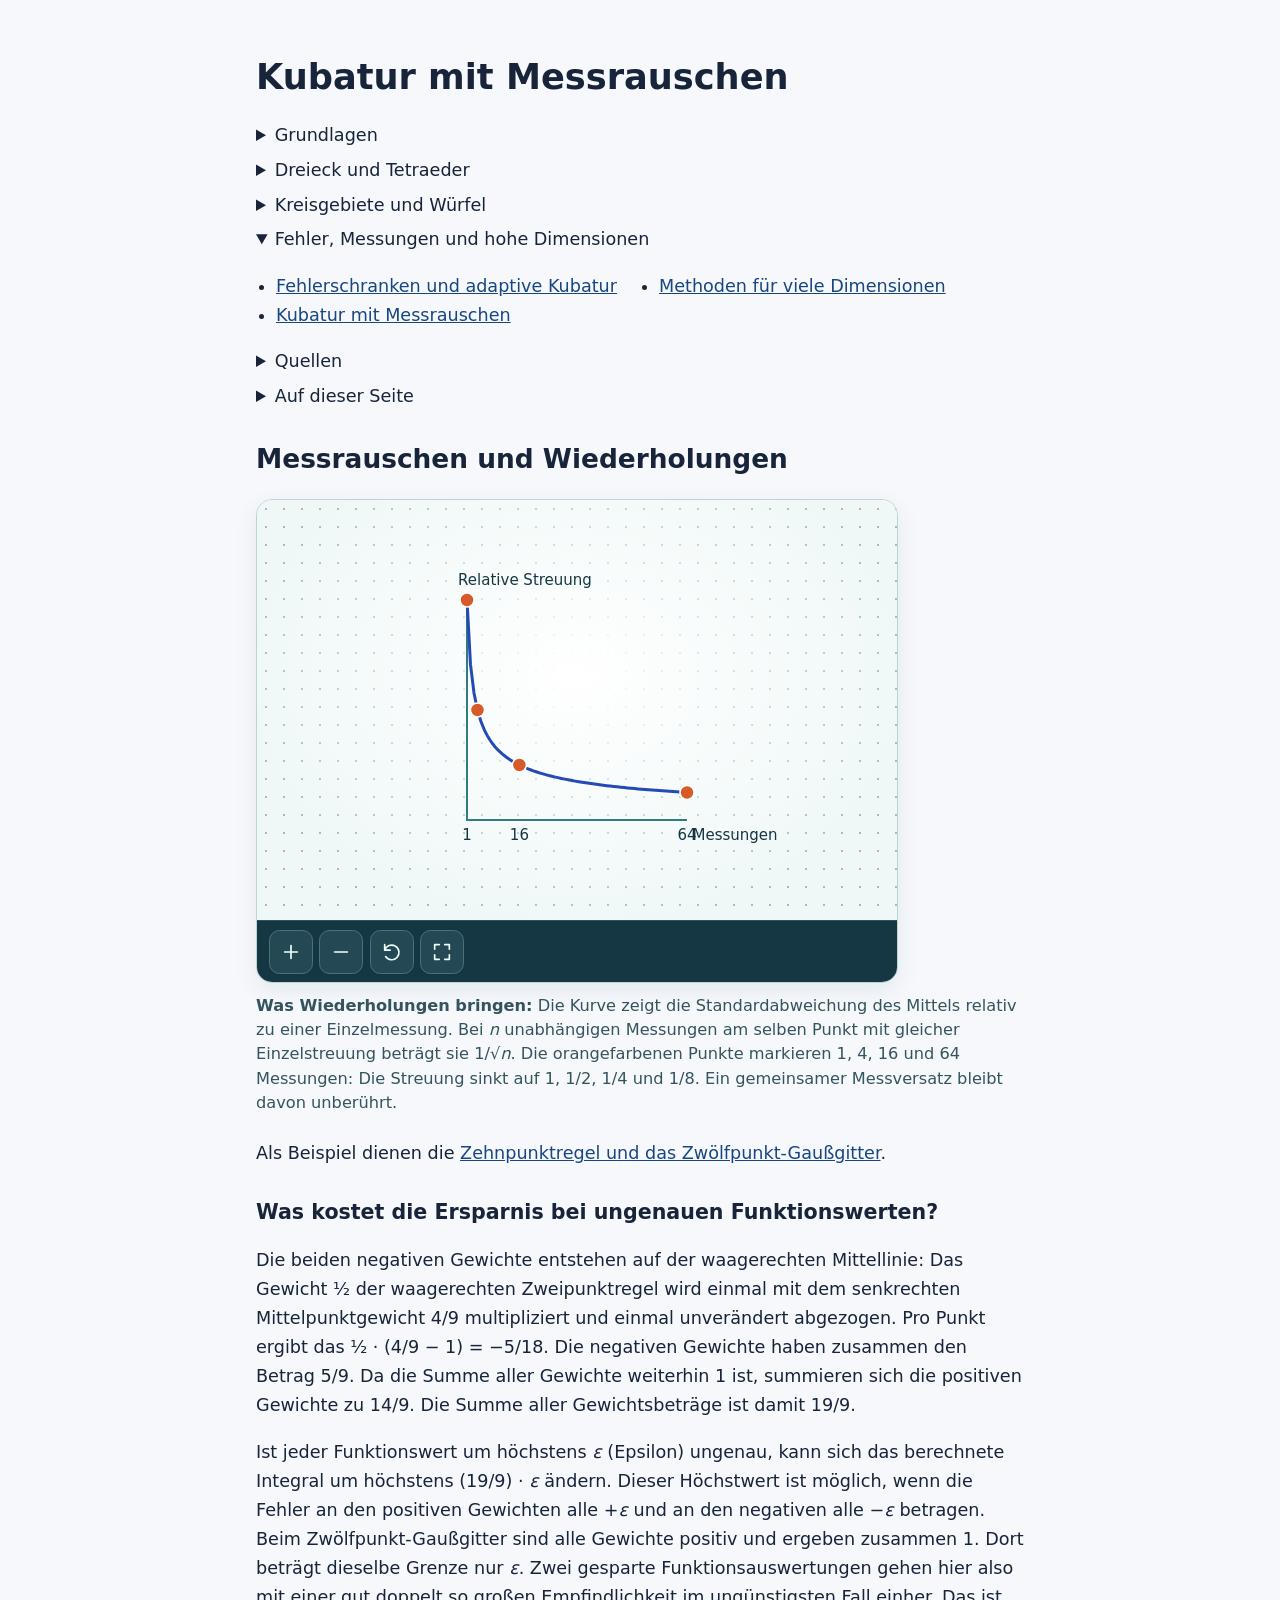
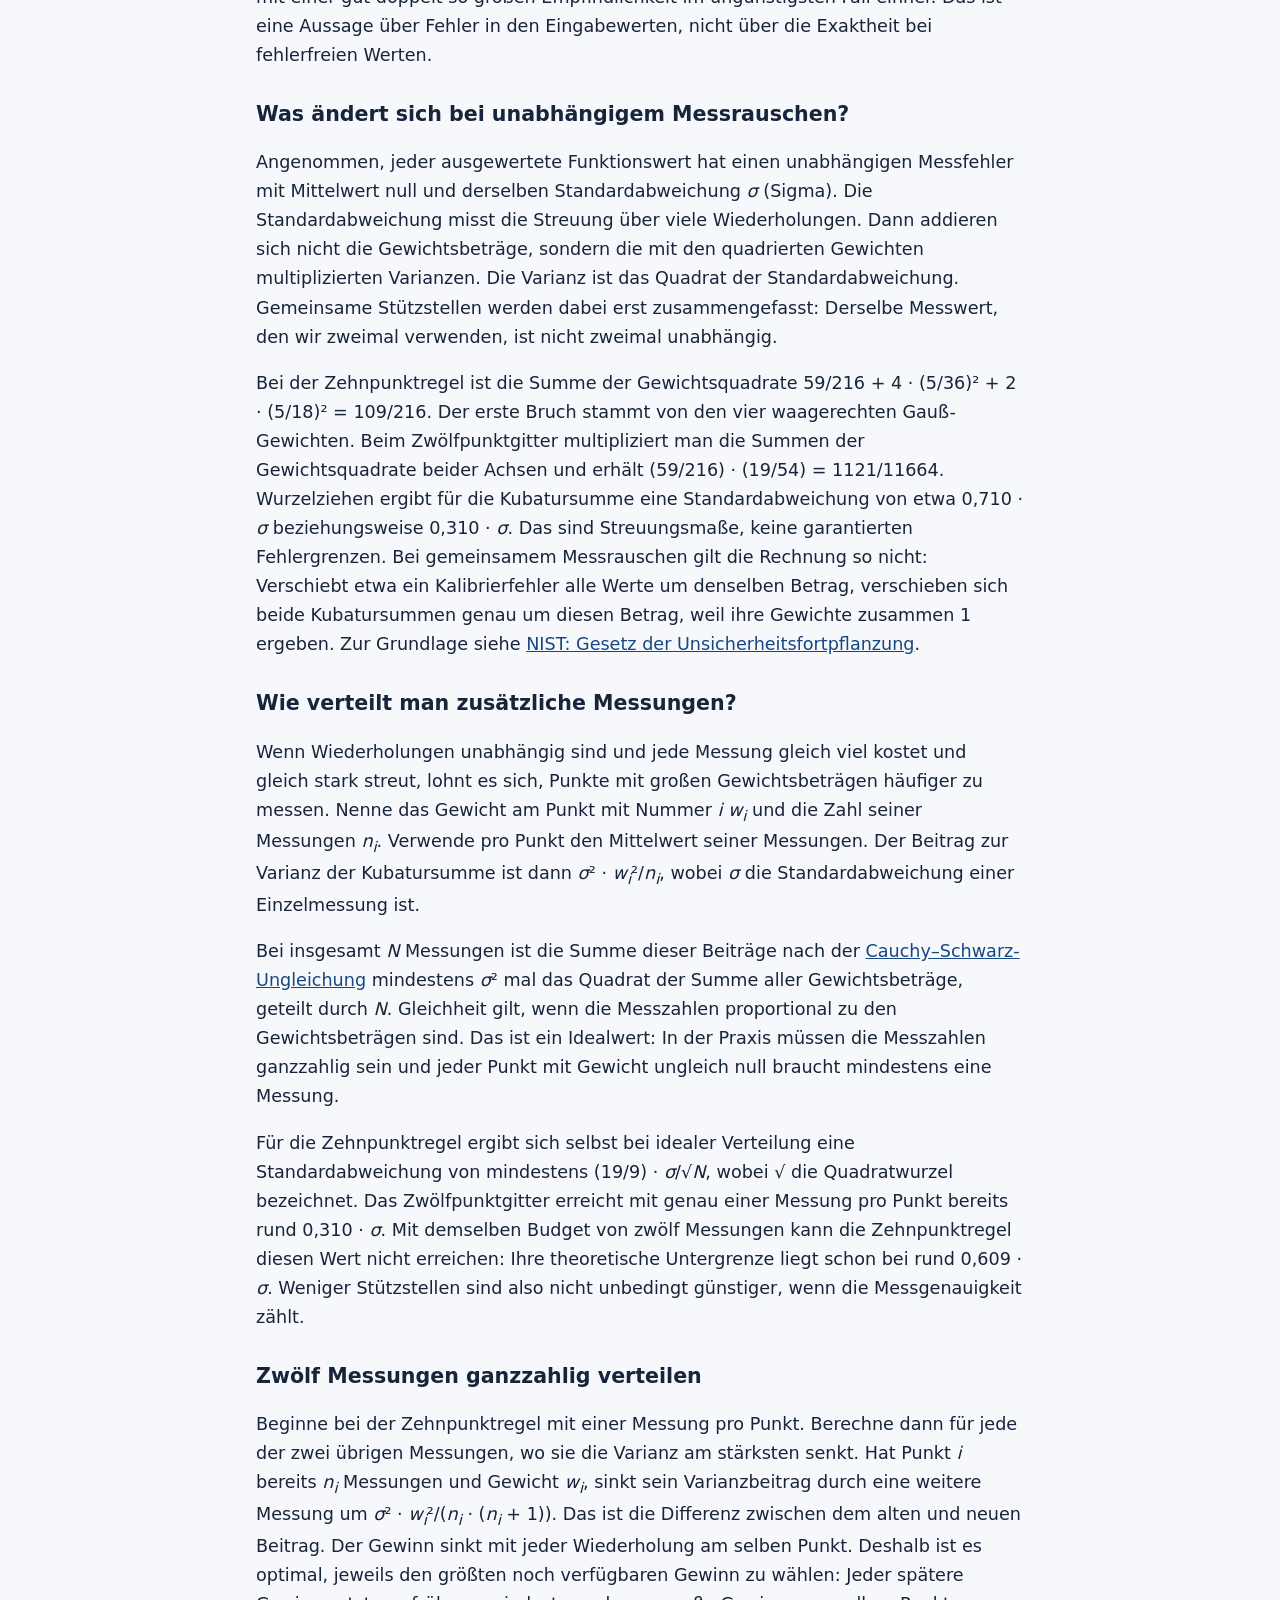
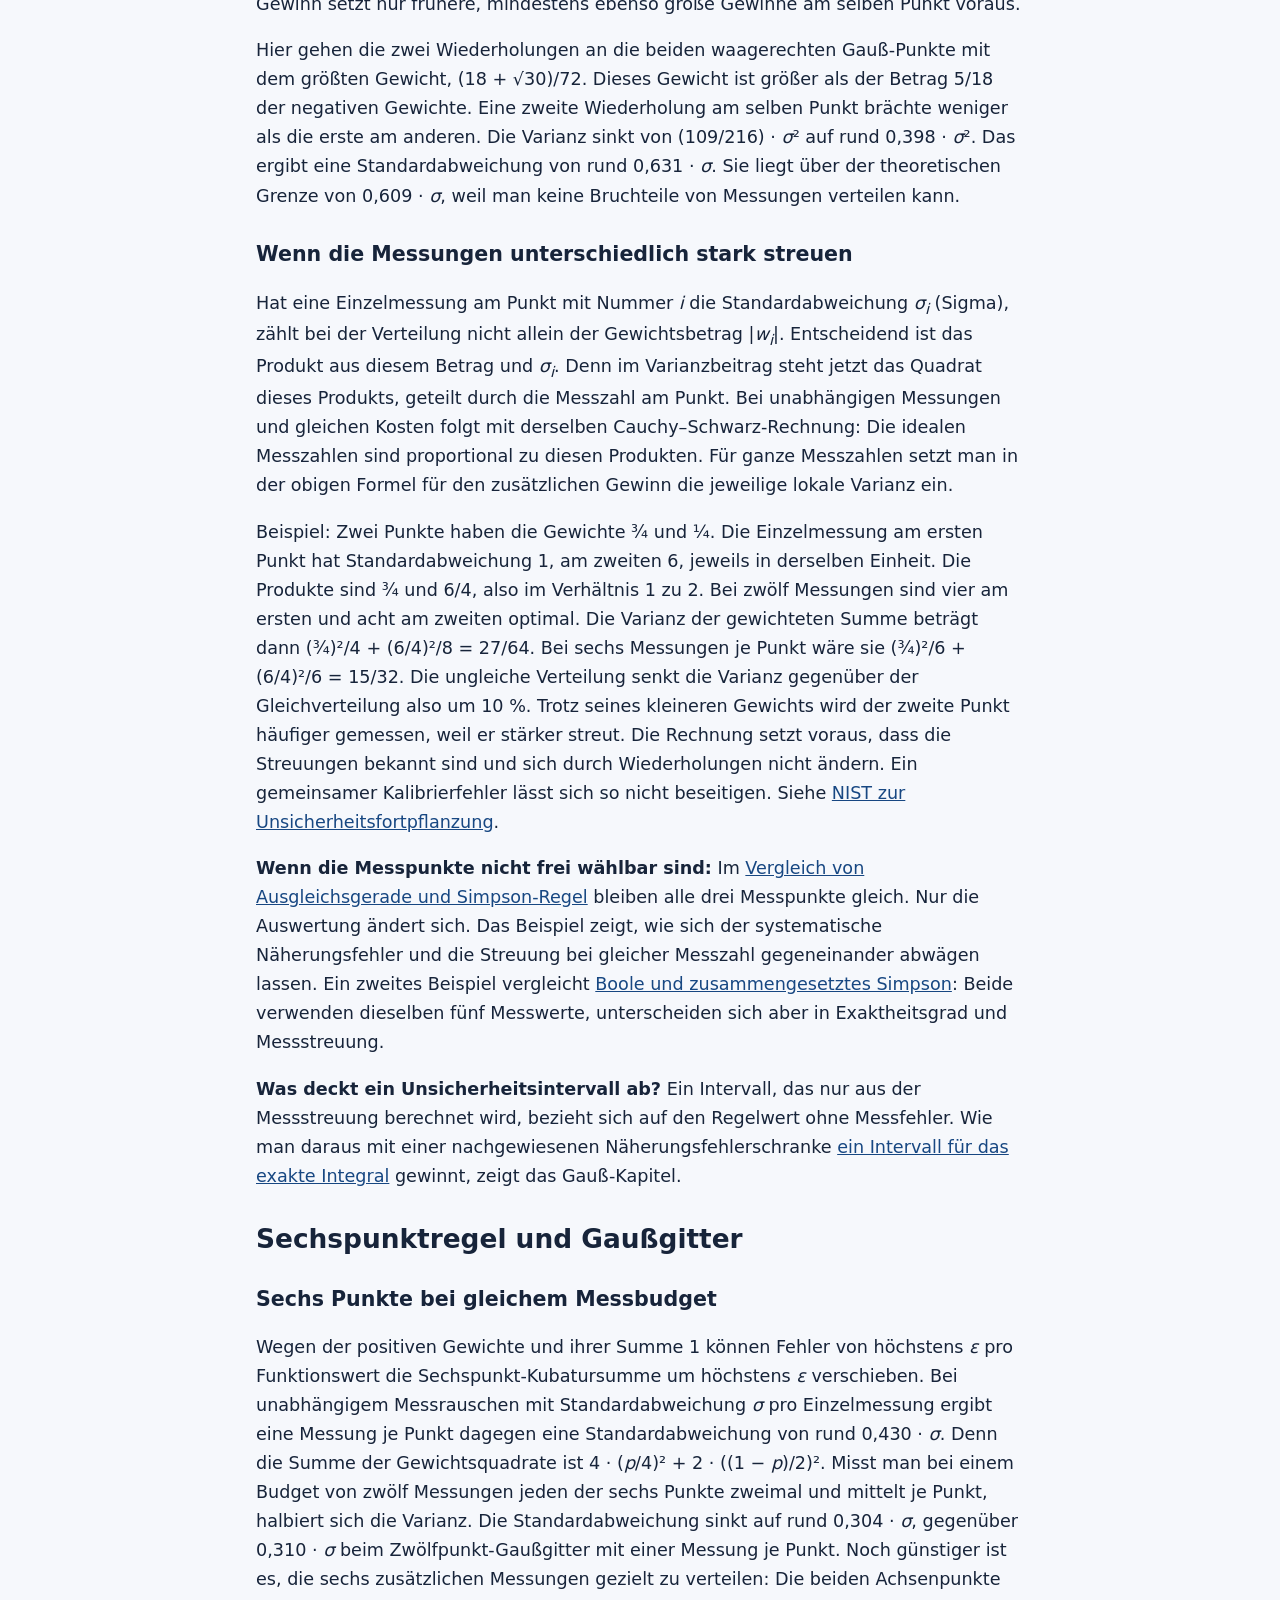
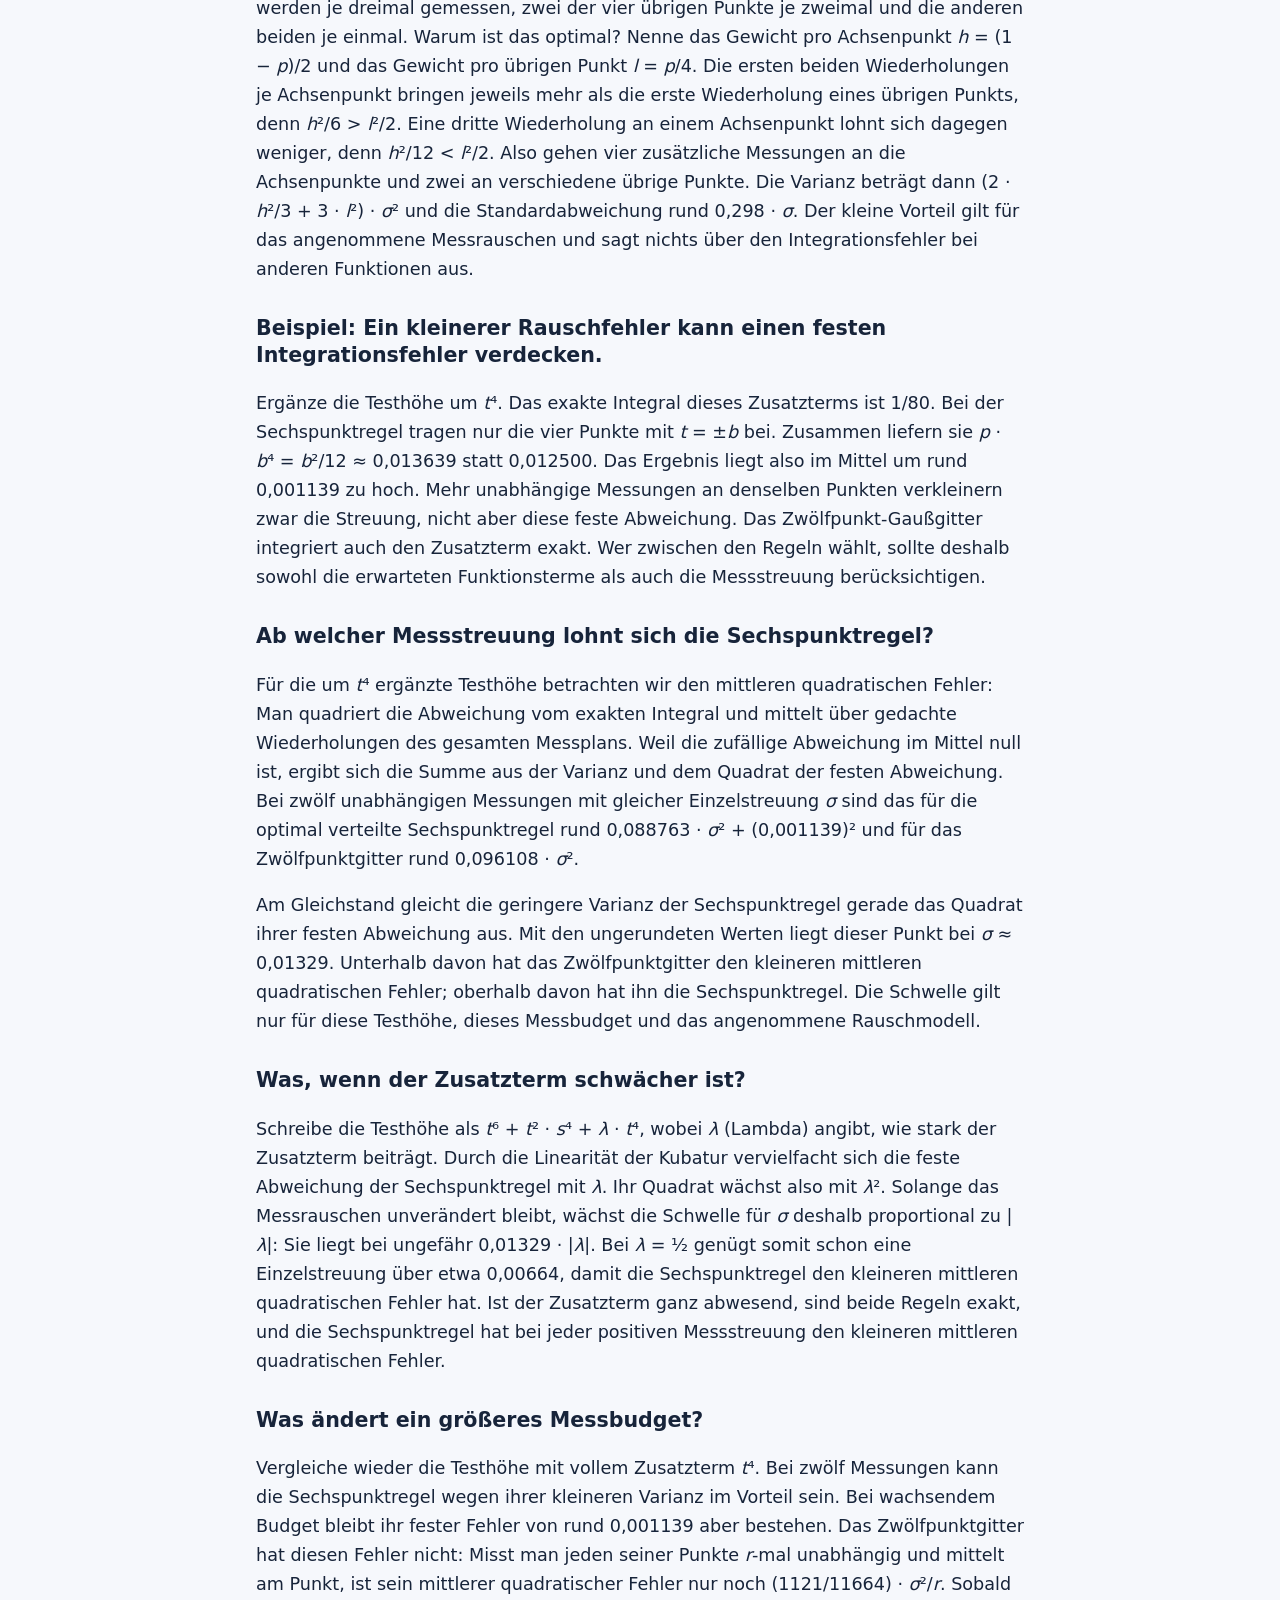
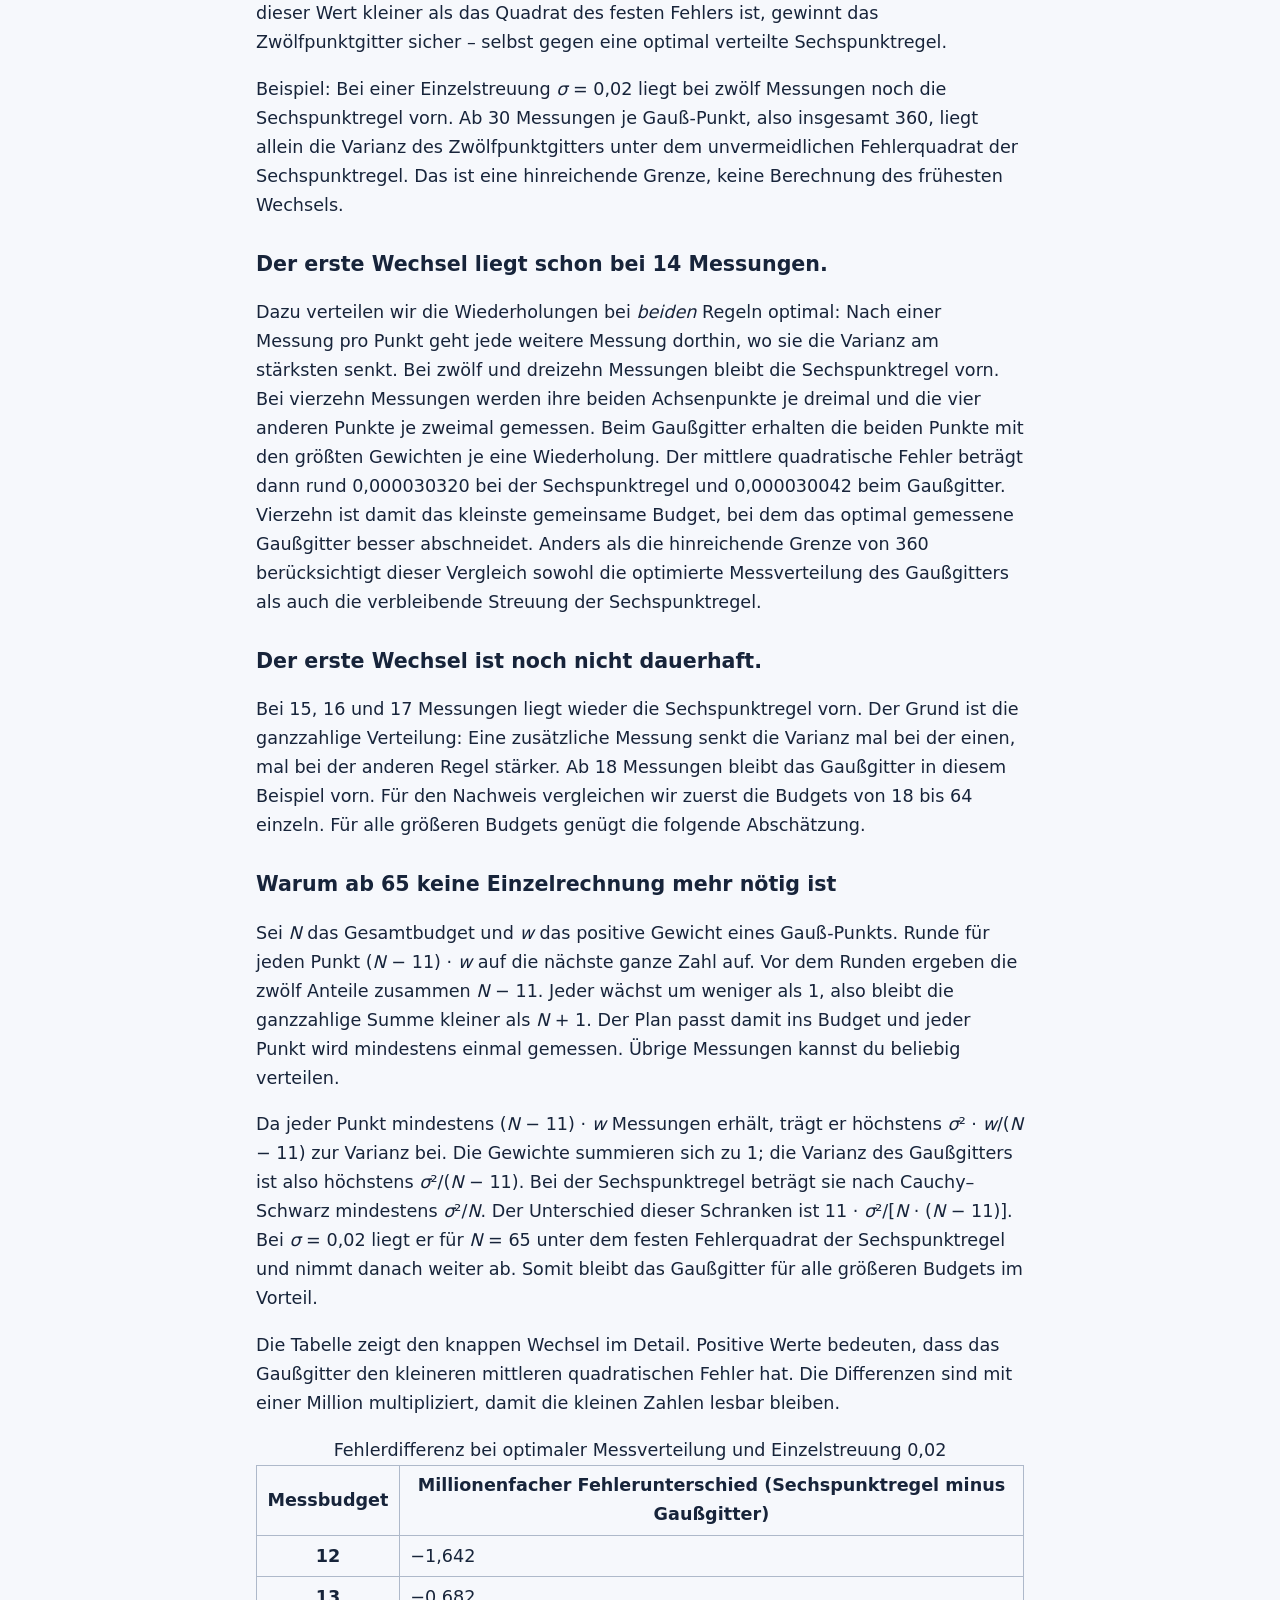
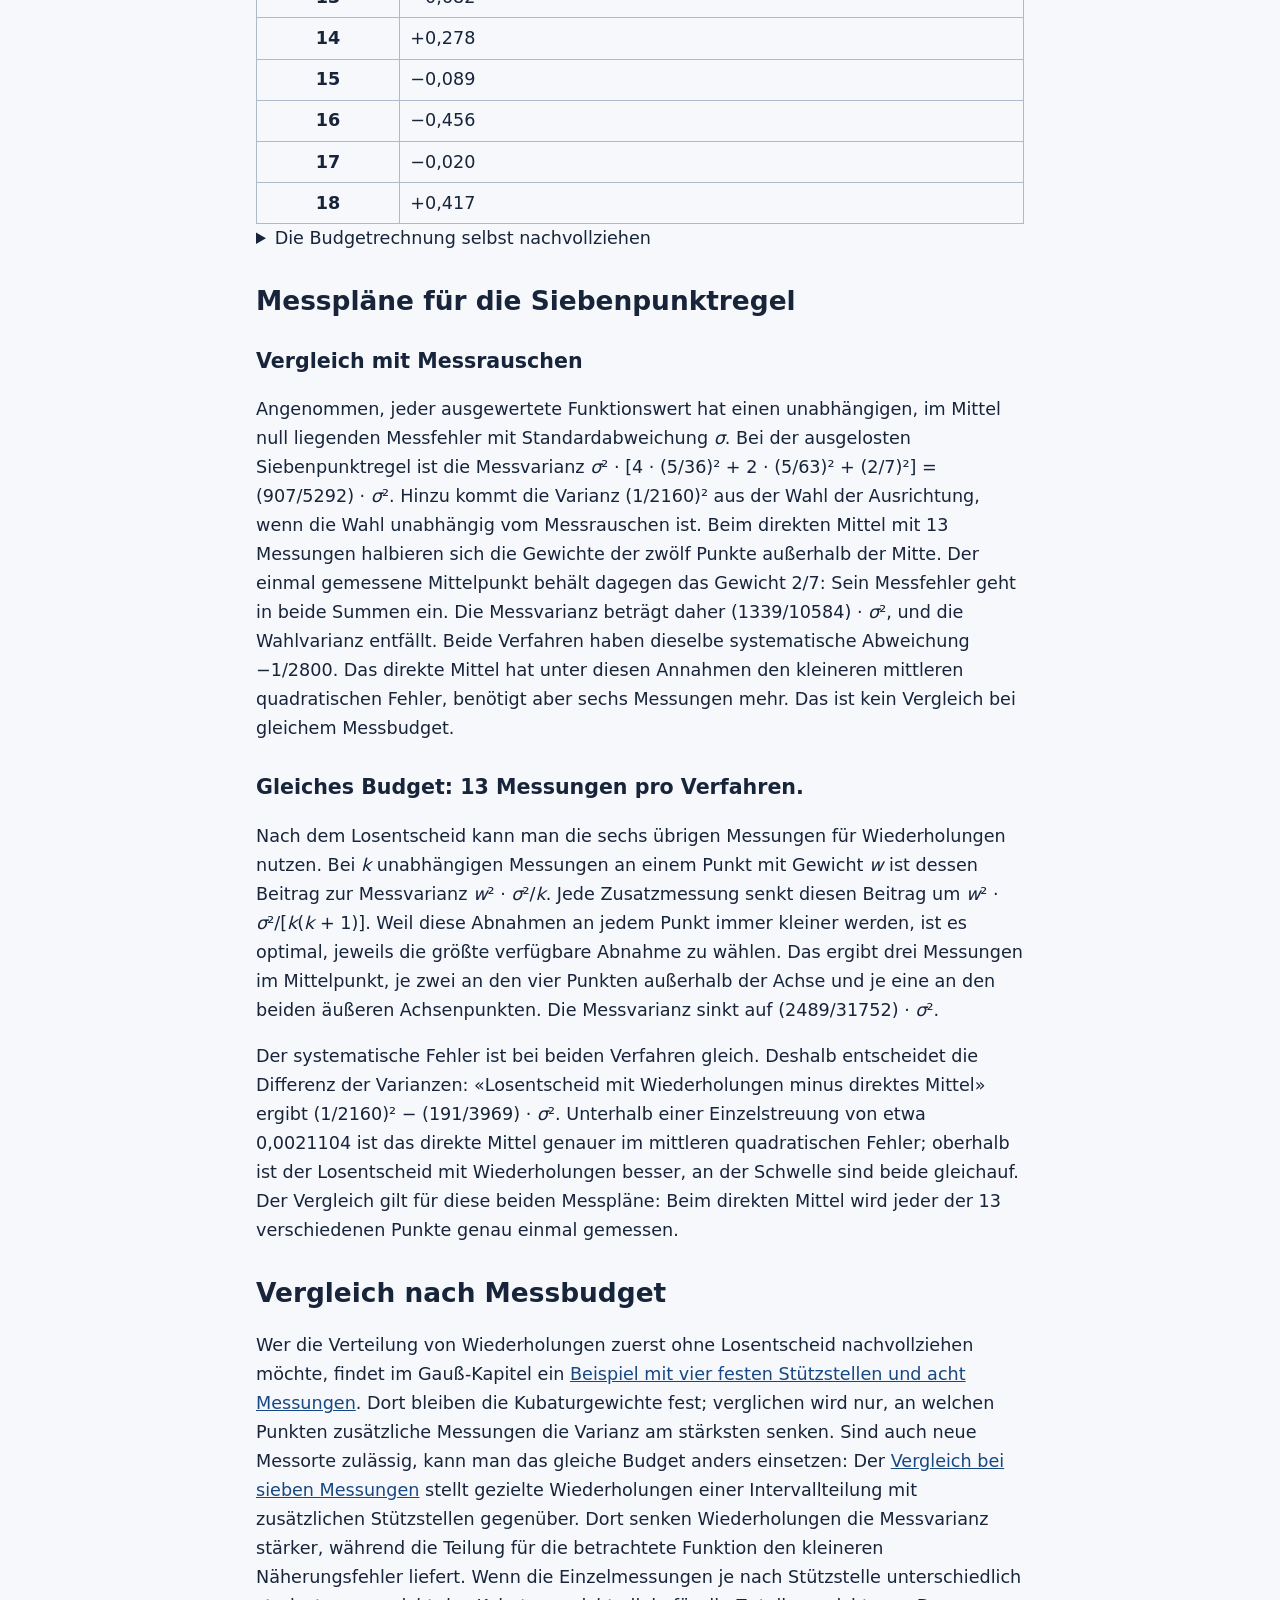
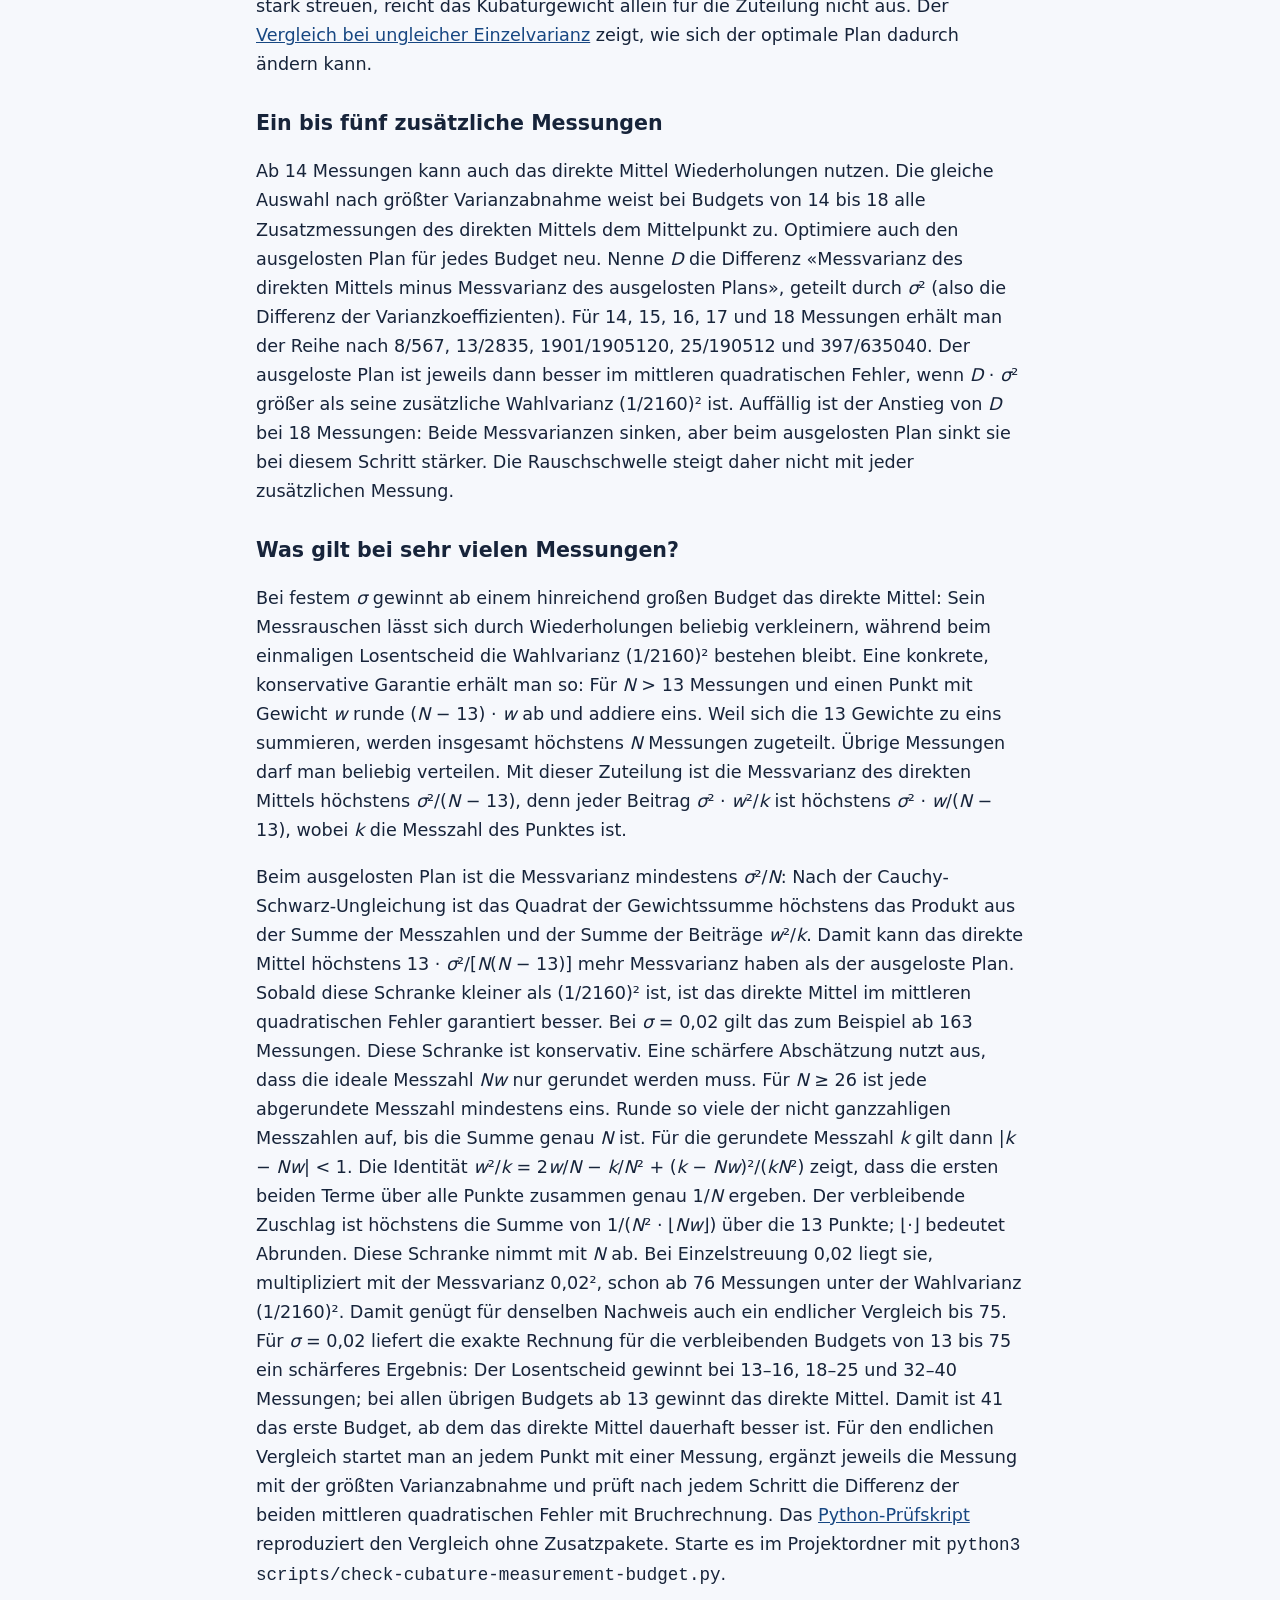
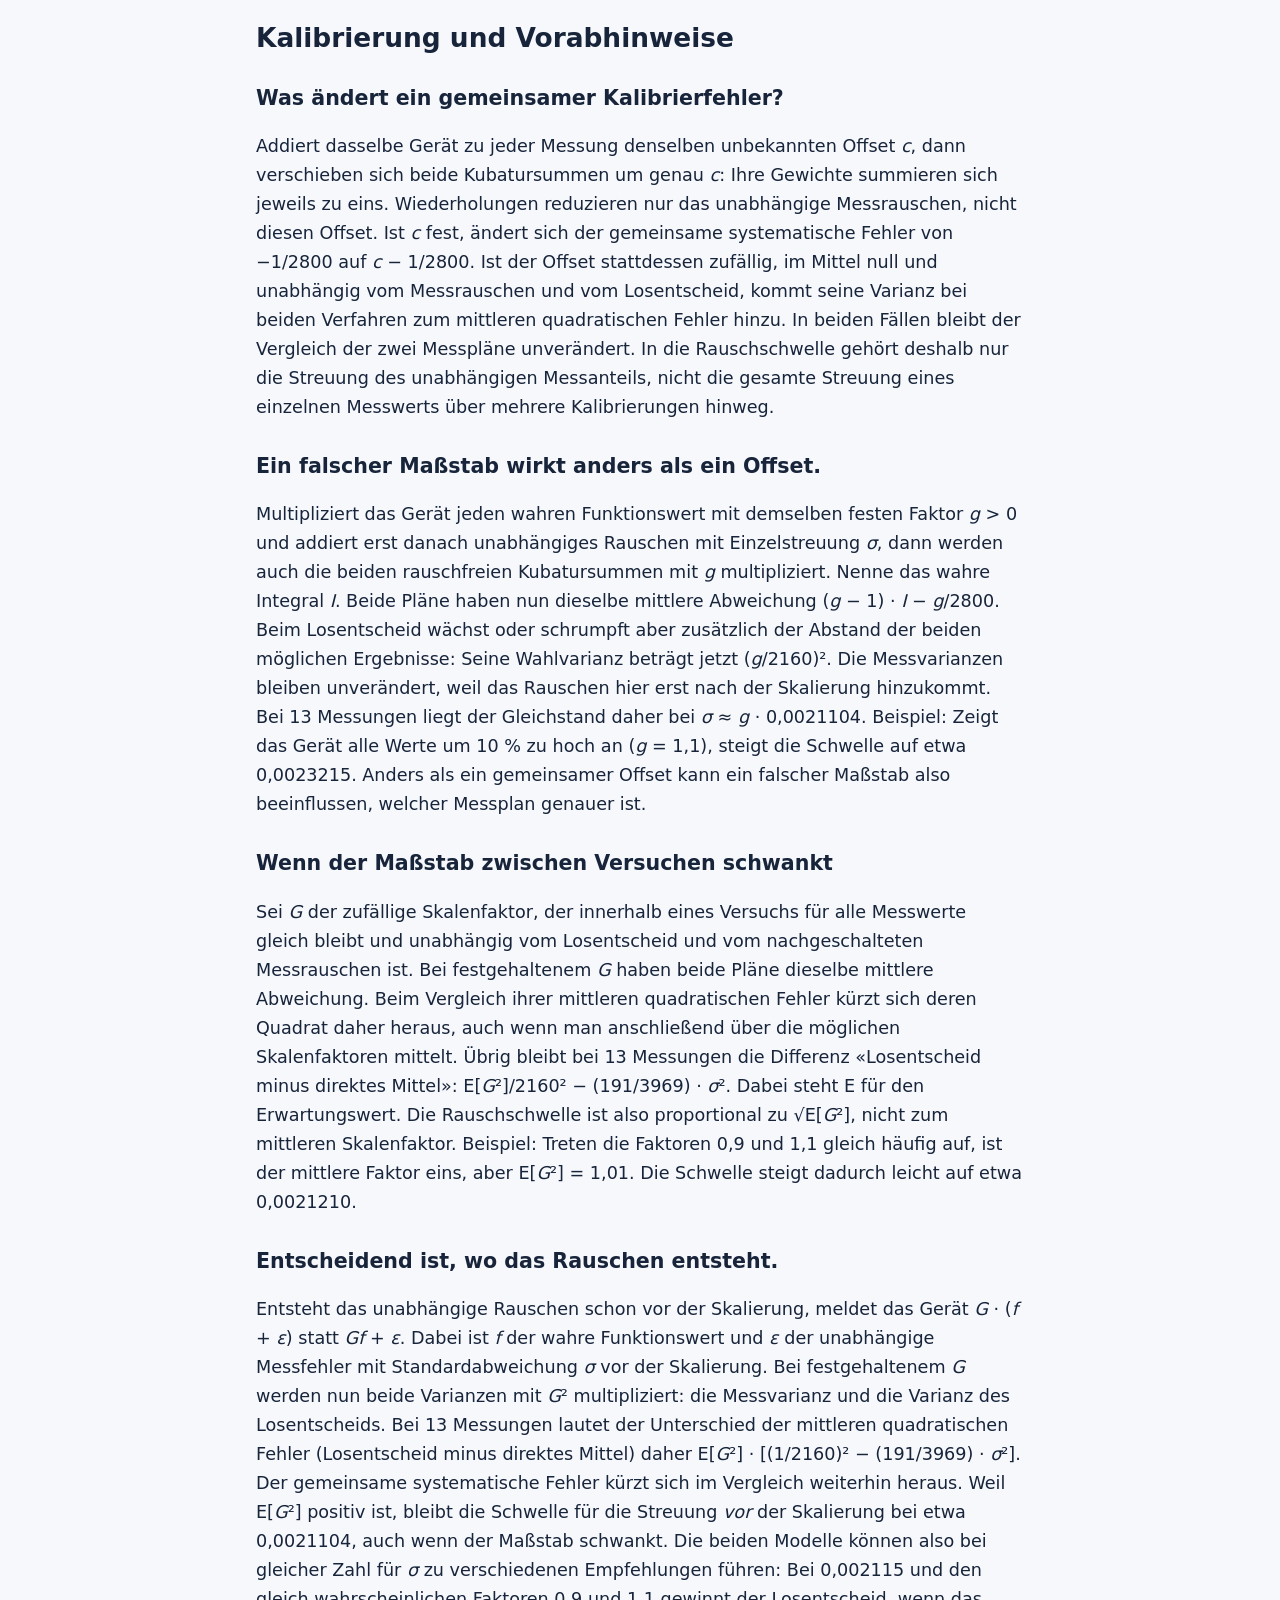
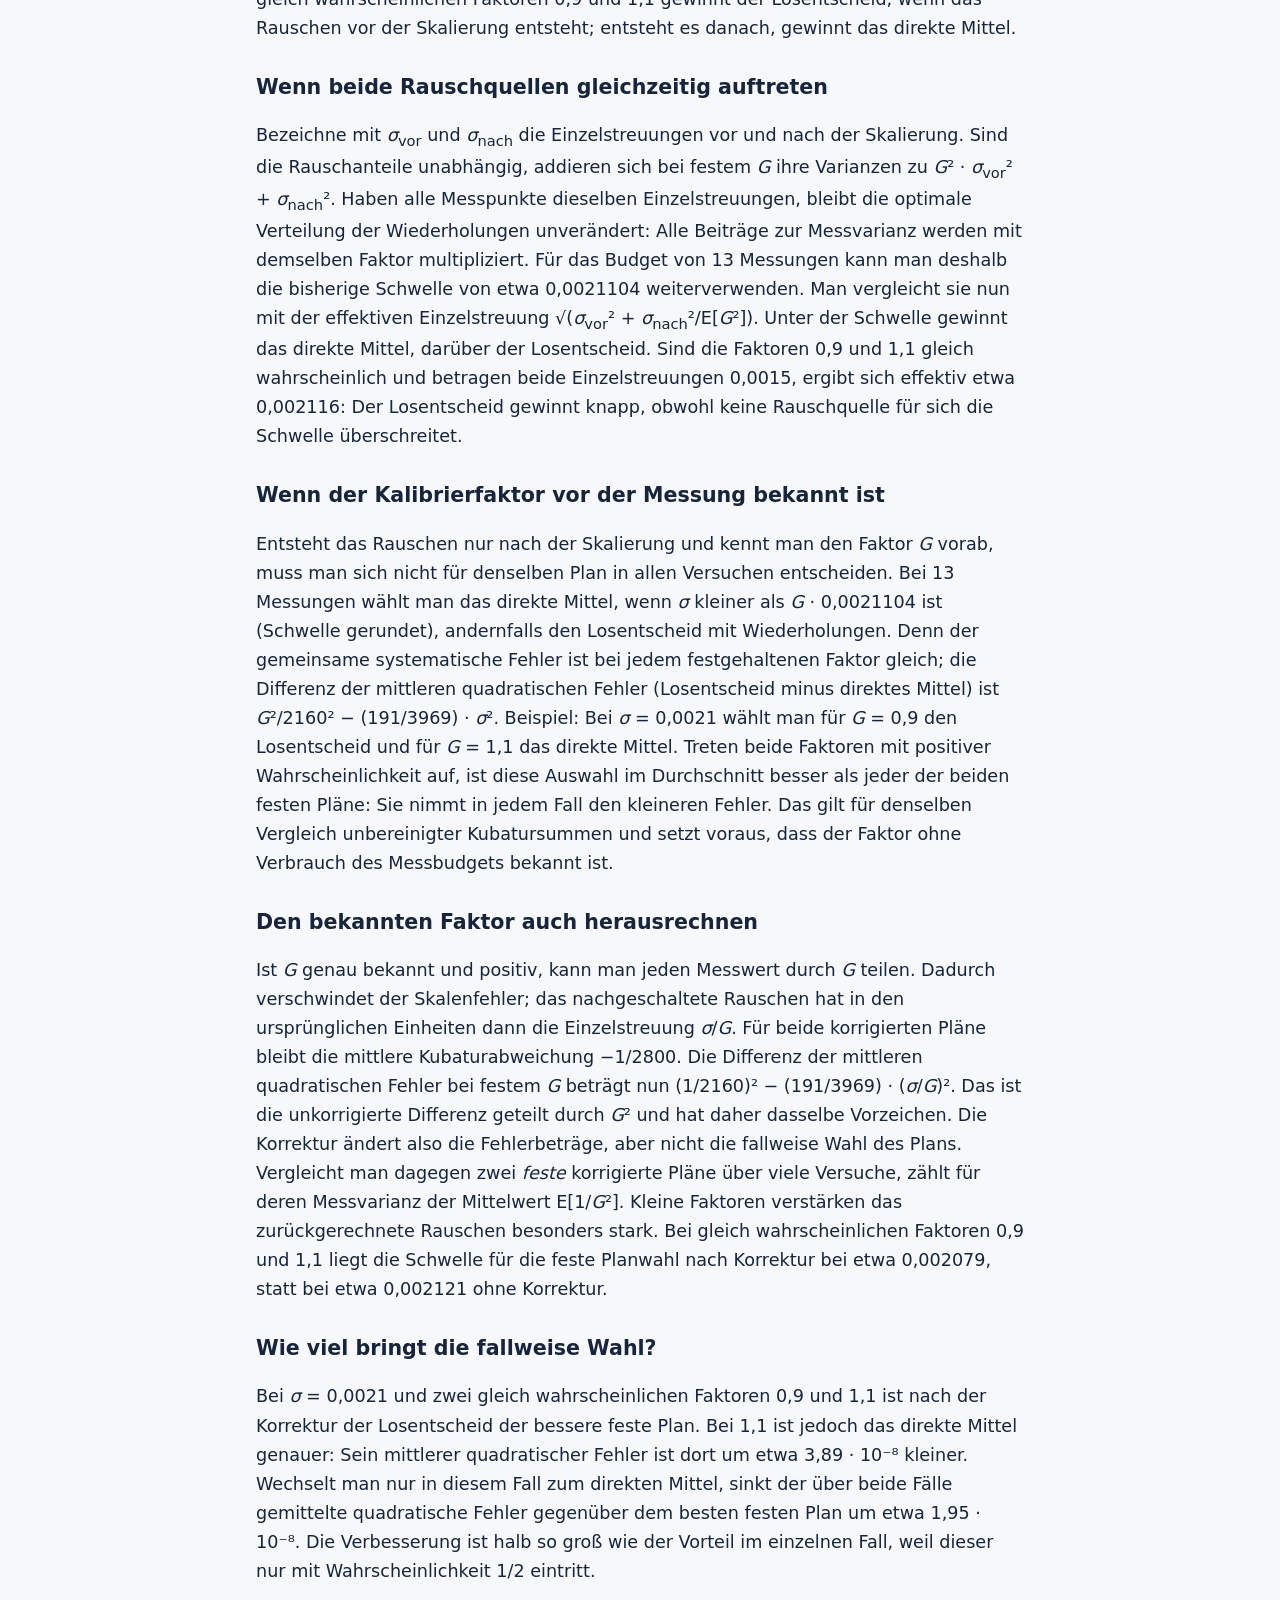
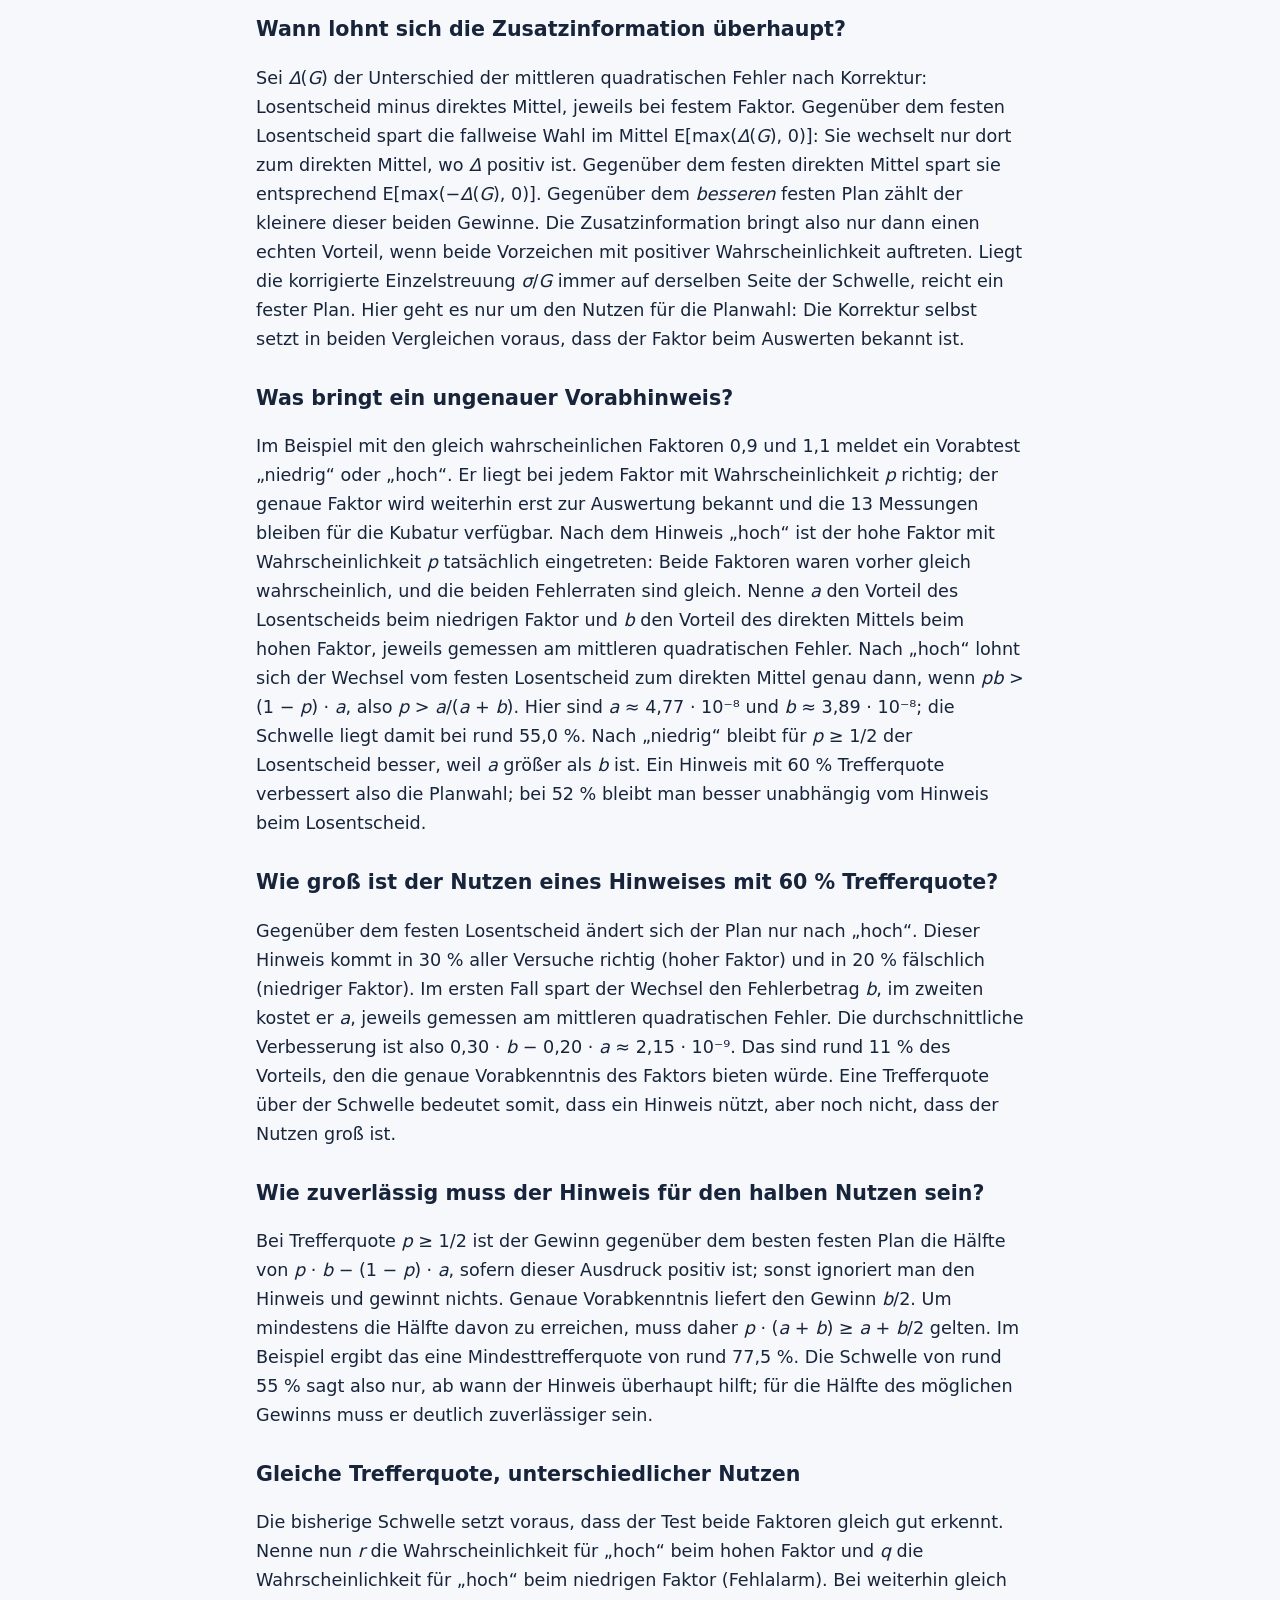
<file: messungen.html>
<!doctype html>
<html lang="de"><head><meta charset="utf-8"><meta name="viewport" content="width=device-width, initial-scale=1"><title>Kubatur mit Messrauschen | Kubatur</title><link rel="stylesheet" href="kubatur.css"><script defer src="kubatur-viewer.js"></script></head><body><main>
<h1>Kubatur mit Messrauschen</h1>
<nav class="kapitel" aria-label="Lernpfad"><details><summary>Grundlagen</summary><ul><li><a href="index.html">Kubatur: Einstieg und Grundlagen</a></li><li><a href="gauss.html">Gauß-Quadratur</a></li><li><a href="quadrat.html">Quadrat und Rechteck</a></li></ul></details><details><summary>Dreieck und Tetraeder</summary><ul><li><a href="dreieck.html">Dreieck</a></li><li><a href="tetraeder.html">Tetraeder</a></li><li><a href="dreieck-tetraeder.html">Dreieck und Tetraeder: gemeinsame Methoden</a></li></ul></details><details><summary>Kreisgebiete und Würfel</summary><ul><li><a href="kreis.html">Kreisscheibe, Sektor und Viertelring</a></li><li><a href="kreisring.html">Voller Kreisring</a></li><li><a href="wuerfel.html">Würfel und Hyperwürfel</a></li></ul></details><details open><summary>Fehler, Messungen und hohe Dimensionen</summary><ul><li><a href="fehler.html">Fehlerschranken und adaptive Kubatur</a></li><li><a href="messungen.html" aria-current="page">Kubatur mit Messrauschen</a></li><li><a href="viele-dimensionen.html">Methoden für viele Dimensionen</a></li></ul></details><details><summary>Quellen</summary><ul><li><a href="quellen.html">Quellen und Lesetipps</a></li></ul></details></nav>
<nav aria-label="Auf dieser Seite"><details><summary>Auf dieser Seite</summary><ol><li><a href="#vertiefung-144">Messrauschen und Wiederholungen</a></li><li><a href="#vertiefung-143">Sechspunktregel und Gaußgitter</a></li><li><a href="#vertiefung-140">Messpläne für die Siebenpunktregel</a></li><li><a href="#vertiefung-142">Vergleich nach Messbudget</a></li><li><a href="#vertiefung-141">Kalibrierung und Vorabhinweise</a></li></ol></details></nav>
<section id="vertiefung-144"><h2>Messrauschen und Wiederholungen</h2><figure class="kubatur-figure"><div data-kubatur-viewer="noise"></div><figcaption><strong>Was Wiederholungen bringen:</strong> Die Kurve zeigt die Standardabweichung des Mittels relativ zu einer Einzelmessung. Bei <var>n</var> unabhängigen Messungen am selben Punkt mit gleicher Einzelstreuung beträgt sie 1/√<var>n</var>. Die orangefarbenen Punkte markieren 1, 4, 16 und 64 Messungen: Die Streuung sinkt auf 1, 1/2, 1/4 und 1/8. Ein gemeinsamer Messversatz bleibt davon unberührt.</figcaption></figure><p>Als Beispiel dienen die <a href="quadrat.html#vertiefung-137">Zehnpunktregel und das Zwölfpunkt-Gaußgitter</a>.</p><h3>Was kostet die Ersparnis bei ungenauen Funktionswerten?</h3><p>Die beiden negativen Gewichte entstehen auf der waagerechten Mittellinie: Das Gewicht ½ der waagerechten Zweipunktregel wird einmal mit dem senkrechten Mittelpunktgewicht 4/9 multipliziert und einmal unverändert abgezogen. Pro Punkt ergibt das ½ · (4/9 − 1) = −5/18. Die negativen Gewichte haben zusammen den Betrag 5/9. Da die Summe aller Gewichte weiterhin 1 ist, summieren sich die positiven Gewichte zu 14/9. Die Summe aller Gewichtsbeträge ist damit 19/9.</p><p>Ist jeder Funktionswert um höchstens <var>ε</var> (Epsilon) ungenau, kann sich das berechnete Integral um höchstens (19/9) · <var>ε</var> ändern. Dieser Höchstwert ist möglich, wenn die Fehler an den positiven Gewichten alle +<var>ε</var> und an den negativen alle −<var>ε</var> betragen. Beim Zwölfpunkt-Gaußgitter sind alle Gewichte positiv und ergeben zusammen 1. Dort beträgt dieselbe Grenze nur <var>ε</var>. Zwei gesparte Funktionsauswertungen gehen hier also mit einer gut doppelt so großen Empfindlichkeit im ungünstigsten Fall einher. Das ist eine Aussage über Fehler in den Eingabewerten, nicht über die Exaktheit bei fehlerfreien Werten.</p><h3>Was ändert sich bei unabhängigem Messrauschen?</h3><p>Angenommen, jeder ausgewertete Funktionswert hat einen unabhängigen Messfehler mit Mittelwert null und derselben Standardabweichung <var>σ</var> (Sigma). Die Standardabweichung misst die Streuung über viele Wiederholungen. Dann addieren sich nicht die Gewichtsbeträge, sondern die mit den quadrierten Gewichten multiplizierten Varianzen. Die Varianz ist das Quadrat der Standardabweichung. Gemeinsame Stützstellen werden dabei erst zusammengefasst: Derselbe Messwert, den wir zweimal verwenden, ist nicht zweimal unabhängig.</p><p>Bei der Zehnpunktregel ist die Summe der Gewichtsquadrate 59/216 + 4 · (5/36)² + 2 · (5/18)² = 109/216. Der erste Bruch stammt von den vier waagerechten Gauß-Gewichten. Beim Zwölfpunktgitter multipliziert man die Summen der Gewichtsquadrate beider Achsen und erhält (59/216) · (19/54) = 1121/11664. Wurzelziehen ergibt für die Kubatursumme eine Standardabweichung von etwa 0,710 · <var>σ</var> beziehungsweise 0,310 · <var>σ</var>. Das sind Streuungsmaße, keine garantierten Fehlergrenzen. Bei gemeinsamem Messrauschen gilt die Rechnung so nicht: Verschiebt etwa ein Kalibrierfehler alle Werte um denselben Betrag, verschieben sich beide Kubatursummen genau um diesen Betrag, weil ihre Gewichte zusammen 1 ergeben. Zur Grundlage siehe <a href="https://www.nist.gov/pml/nist-technical-note-1297/nist-tn-1297-appendix-law-propagation-uncertainty">NIST: Gesetz der Unsicherheitsfortpflanzung</a>.</p><h3>Wie verteilt man zusätzliche Messungen?</h3><p>Wenn Wiederholungen unabhängig sind und jede Messung gleich viel kostet und gleich stark streut, lohnt es sich, Punkte mit großen Gewichtsbeträgen häufiger zu messen. Nenne das Gewicht am Punkt mit Nummer <var>i</var> <var>w</var><sub><var>i</var></sub> und die Zahl seiner Messungen <var>n</var><sub><var>i</var></sub>. Verwende pro Punkt den Mittelwert seiner Messungen. Der Beitrag zur Varianz der Kubatursumme ist dann <var>σ</var>² · <var>w</var><sub><var>i</var></sub>²/<var>n</var><sub><var>i</var></sub>, wobei <var>σ</var> die Standardabweichung einer Einzelmessung ist.</p><p>Bei insgesamt <var>N</var> Messungen ist die Summe dieser Beiträge nach der <a href="https://mathworld.wolfram.com/SchwarzsInequality.html">Cauchy–Schwarz-Ungleichung</a> mindestens <var>σ</var>² mal das Quadrat der Summe aller Gewichtsbeträge, geteilt durch <var>N</var>. Gleichheit gilt, wenn die Messzahlen proportional zu den Gewichtsbeträgen sind. Das ist ein Idealwert: In der Praxis müssen die Messzahlen ganzzahlig sein und jeder Punkt mit Gewicht ungleich null braucht mindestens eine Messung.</p><p>Für die Zehnpunktregel ergibt sich selbst bei idealer Verteilung eine Standardabweichung von mindestens (19/9) · <var>σ</var>/√<var>N</var>, wobei √ die Quadratwurzel bezeichnet. Das Zwölfpunktgitter erreicht mit genau einer Messung pro Punkt bereits rund 0,310 · <var>σ</var>. Mit demselben Budget von zwölf Messungen kann die Zehnpunktregel diesen Wert nicht erreichen: Ihre theoretische Untergrenze liegt schon bei rund 0,609 · <var>σ</var>. Weniger Stützstellen sind also nicht unbedingt günstiger, wenn die Messgenauigkeit zählt.</p><h3>Zwölf Messungen ganzzahlig verteilen</h3><p>Beginne bei der Zehnpunktregel mit einer Messung pro Punkt. Berechne dann für jede der zwei übrigen Messungen, wo sie die Varianz am stärksten senkt. Hat Punkt <var>i</var> bereits <var>n</var><sub><var>i</var></sub> Messungen und Gewicht <var>w</var><sub><var>i</var></sub>, sinkt sein Varianzbeitrag durch eine weitere Messung um <var>σ</var>² · <var>w</var><sub><var>i</var></sub>²/(<var>n</var><sub><var>i</var></sub> · (<var>n</var><sub><var>i</var></sub> + 1)). Das ist die Differenz zwischen dem alten und neuen Beitrag. Der Gewinn sinkt mit jeder Wiederholung am selben Punkt. Deshalb ist es optimal, jeweils den größten noch verfügbaren Gewinn zu wählen: Jeder spätere Gewinn setzt nur frühere, mindestens ebenso große Gewinne am selben Punkt voraus.</p><p>Hier gehen die zwei Wiederholungen an die beiden waagerechten Gauß-Punkte mit dem größten Gewicht, (18 + √30)/72. Dieses Gewicht ist größer als der Betrag 5/18 der negativen Gewichte. Eine zweite Wiederholung am selben Punkt brächte weniger als die erste am anderen. Die Varianz sinkt von (109/216) · <var>σ</var>² auf rund 0,398 · <var>σ</var>². Das ergibt eine Standardabweichung von rund 0,631 · <var>σ</var>. Sie liegt über der theoretischen Grenze von 0,609 · <var>σ</var>, weil man keine Bruchteile von Messungen verteilen kann.</p><h3>Wenn die Messungen unterschiedlich stark streuen</h3><p>Hat eine Einzelmessung am Punkt mit Nummer <var>i</var> die Standardabweichung <var>σ</var><sub><var>i</var></sub> (Sigma), zählt bei der Verteilung nicht allein der Gewichtsbetrag |<var>w</var><sub><var>i</var></sub>|. Entscheidend ist das Produkt aus diesem Betrag und <var>σ</var><sub><var>i</var></sub>. Denn im Varianzbeitrag steht jetzt das Quadrat dieses Produkts, geteilt durch die Messzahl am Punkt. Bei unabhängigen Messungen und gleichen Kosten folgt mit derselben Cauchy–Schwarz-Rechnung: Die idealen Messzahlen sind proportional zu diesen Produkten. Für ganze Messzahlen setzt man in der obigen Formel für den zusätzlichen Gewinn die jeweilige lokale Varianz ein.</p><p>Beispiel: Zwei Punkte haben die Gewichte ¾ und ¼. Die Einzelmessung am ersten Punkt hat Standardabweichung 1, am zweiten 6, jeweils in derselben Einheit. Die Produkte sind ¾ und 6/4, also im Verhältnis 1 zu 2. Bei zwölf Messungen sind vier am ersten und acht am zweiten optimal. Die Varianz der gewichteten Summe beträgt dann (¾)²/4 + (6/4)²/8 = 27/64. Bei sechs Messungen je Punkt wäre sie (¾)²/6 + (6/4)²/6 = 15/32. Die ungleiche Verteilung senkt die Varianz gegenüber der Gleichverteilung also um 10 %. Trotz seines kleineren Gewichts wird der zweite Punkt häufiger gemessen, weil er stärker streut. Die Rechnung setzt voraus, dass die Streuungen bekannt sind und sich durch Wiederholungen nicht ändern. Ein gemeinsamer Kalibrierfehler lässt sich so nicht beseitigen. Siehe <a href="https://www.nist.gov/pml/nist-technical-note-1297/nist-tn-1297-appendix-law-propagation-uncertainty">NIST zur Unsicherheitsfortpflanzung</a>.</p><p><strong>Wenn die Messpunkte nicht frei wählbar sind:</strong> Im <a href="gauss.html#quadratur-vorgegebene-punkte">Vergleich von Ausgleichsgerade und Simpson-Regel</a> bleiben alle drei Messpunkte gleich. Nur die Auswertung ändert sich. Das Beispiel zeigt, wie sich der systematische Näherungsfehler und die Streuung bei gleicher Messzahl gegeneinander abwägen lassen. Ein zweites Beispiel vergleicht <a href="gauss.html#boole-simpson-fuenf-messpunkte">Boole und zusammengesetztes Simpson</a>: Beide verwenden dieselben fünf Messwerte, unterscheiden sich aber in Exaktheitsgrad und Messstreuung.</p><p><strong>Was deckt ein Unsicherheitsintervall ab?</strong> Ein Intervall, das nur aus der Messstreuung berechnet wird, bezieht sich auf den Regelwert ohne Messfehler. Wie man daraus mit einer nachgewiesenen Näherungsfehlerschranke <a href="gauss.html#messrauschen-ueberdeckung">ein Intervall für das exakte Integral</a> gewinnt, zeigt das Gauß-Kapitel.</p></section>
<section id="vertiefung-143"><h2>Sechspunktregel und Gaußgitter</h2><h3>Sechs Punkte bei gleichem Messbudget</h3><p>Wegen der positiven Gewichte und ihrer Summe 1 können Fehler von höchstens <var>ε</var> pro Funktionswert die Sechspunkt-Kubatursumme um höchstens <var>ε</var> verschieben. Bei unabhängigem Messrauschen mit Standardabweichung <var>σ</var> pro Einzelmessung ergibt eine Messung je Punkt dagegen eine Standardabweichung von rund 0,430 · <var>σ</var>. Denn die Summe der Gewichtsquadrate ist 4 · (<var>p</var>/4)² + 2 · ((1 − <var>p</var>)/2)². Misst man bei einem Budget von zwölf Messungen jeden der sechs Punkte zweimal und mittelt je Punkt, halbiert sich die Varianz. Die Standardabweichung sinkt auf rund 0,304 · <var>σ</var>, gegenüber 0,310 · <var>σ</var> beim Zwölfpunkt-Gaußgitter mit einer Messung je Punkt. Noch günstiger ist es, die sechs zusätzlichen Messungen gezielt zu verteilen: Die beiden Achsenpunkte werden je dreimal gemessen, zwei der vier übrigen Punkte je zweimal und die anderen beiden je einmal. Warum ist das optimal? Nenne das Gewicht pro Achsenpunkt <var>h</var> = (1 − <var>p</var>)/2 und das Gewicht pro übrigen Punkt <var>l</var> = <var>p</var>/4. Die ersten beiden Wiederholungen je Achsenpunkt bringen jeweils mehr als die erste Wiederholung eines übrigen Punkts, denn <var>h</var>²/6 &gt; <var>l</var>²/2. Eine dritte Wiederholung an einem Achsenpunkt lohnt sich dagegen weniger, denn <var>h</var>²/12 &lt; <var>l</var>²/2. Also gehen vier zusätzliche Messungen an die Achsenpunkte und zwei an verschiedene übrige Punkte. Die Varianz beträgt dann (2 · <var>h</var>²/3 + 3 · <var>l</var>²) · <var>σ</var>² und die Standardabweichung rund 0,298 · <var>σ</var>. Der kleine Vorteil gilt für das angenommene Messrauschen und sagt nichts über den Integrationsfehler bei anderen Funktionen aus.</p><h3>Beispiel: Ein kleinerer Rauschfehler kann einen festen Integrationsfehler verdecken.</h3><p>Ergänze die Testhöhe um <var>t</var>⁴. Das exakte Integral dieses Zusatzterms ist 1/80. Bei der Sechspunktregel tragen nur die vier Punkte mit <var>t</var> = ±<var>b</var> bei. Zusammen liefern sie <var>p</var> · <var>b</var>⁴ = <var>b</var>²/12 ≈ 0,013639 statt 0,012500. Das Ergebnis liegt also im Mittel um rund 0,001139 zu hoch. Mehr unabhängige Messungen an denselben Punkten verkleinern zwar die Streuung, nicht aber diese feste Abweichung. Das Zwölfpunkt-Gaußgitter integriert auch den Zusatzterm exakt. Wer zwischen den Regeln wählt, sollte deshalb sowohl die erwarteten Funktionsterme als auch die Messstreuung berücksichtigen.</p><h3>Ab welcher Messstreuung lohnt sich die Sechspunktregel?</h3><p>Für die um <var>t</var>⁴ ergänzte Testhöhe betrachten wir den mittleren quadratischen Fehler: Man quadriert die Abweichung vom exakten Integral und mittelt über gedachte Wiederholungen des gesamten Messplans. Weil die zufällige Abweichung im Mittel null ist, ergibt sich die Summe aus der Varianz und dem Quadrat der festen Abweichung. Bei zwölf unabhängigen Messungen mit gleicher Einzelstreuung <var>σ</var> sind das für die optimal verteilte Sechspunktregel rund 0,088763 · <var>σ</var>² + (0,001139)² und für das Zwölfpunktgitter rund 0,096108 · <var>σ</var>².</p><p>Am Gleichstand gleicht die geringere Varianz der Sechspunktregel gerade das Quadrat ihrer festen Abweichung aus. Mit den ungerundeten Werten liegt dieser Punkt bei <var>σ</var> ≈ 0,01329. Unterhalb davon hat das Zwölfpunktgitter den kleineren mittleren quadratischen Fehler; oberhalb davon hat ihn die Sechspunktregel. Die Schwelle gilt nur für diese Testhöhe, dieses Messbudget und das angenommene Rauschmodell.</p><h3>Was, wenn der Zusatzterm schwächer ist?</h3><p>Schreibe die Testhöhe als <var>t</var>⁶ + <var>t</var>² · <var>s</var>⁴ + <var>λ</var> · <var>t</var>⁴, wobei <var>λ</var> (Lambda) angibt, wie stark der Zusatzterm beiträgt. Durch die Linearität der Kubatur vervielfacht sich die feste Abweichung der Sechspunktregel mit <var>λ</var>. Ihr Quadrat wächst also mit <var>λ</var>². Solange das Messrauschen unverändert bleibt, wächst die Schwelle für <var>σ</var> deshalb proportional zu |<var>λ</var>|: Sie liegt bei ungefähr 0,01329 · |<var>λ</var>|. Bei <var>λ</var> = ½ genügt somit schon eine Einzelstreuung über etwa 0,00664, damit die Sechspunktregel den kleineren mittleren quadratischen Fehler hat. Ist der Zusatzterm ganz abwesend, sind beide Regeln exakt, und die Sechspunktregel hat bei jeder positiven Messstreuung den kleineren mittleren quadratischen Fehler.</p><h3>Was ändert ein größeres Messbudget?</h3><p>Vergleiche wieder die Testhöhe mit vollem Zusatzterm <var>t</var>⁴. Bei zwölf Messungen kann die Sechspunktregel wegen ihrer kleineren Varianz im Vorteil sein. Bei wachsendem Budget bleibt ihr fester Fehler von rund 0,001139 aber bestehen. Das Zwölfpunktgitter hat diesen Fehler nicht: Misst man jeden seiner Punkte <var>r</var>-mal unabhängig und mittelt am Punkt, ist sein mittlerer quadratischer Fehler nur noch (1121/11664) · <var>σ</var>²/<var>r</var>. Sobald dieser Wert kleiner als das Quadrat des festen Fehlers ist, gewinnt das Zwölfpunktgitter sicher – selbst gegen eine optimal verteilte Sechspunktregel.</p><p>Beispiel: Bei einer Einzelstreuung <var>σ</var> = 0,02 liegt bei zwölf Messungen noch die Sechspunktregel vorn. Ab 30 Messungen je Gauß-Punkt, also insgesamt 360, liegt allein die Varianz des Zwölfpunktgitters unter dem unvermeidlichen Fehlerquadrat der Sechspunktregel. Das ist eine hinreichende Grenze, keine Berechnung des frühesten Wechsels.</p><h3>Der erste Wechsel liegt schon bei 14 Messungen.</h3><p>Dazu verteilen wir die Wiederholungen bei <em>beiden</em> Regeln optimal: Nach einer Messung pro Punkt geht jede weitere Messung dorthin, wo sie die Varianz am stärksten senkt. Bei zwölf und dreizehn Messungen bleibt die Sechspunktregel vorn. Bei vierzehn Messungen werden ihre beiden Achsenpunkte je dreimal und die vier anderen Punkte je zweimal gemessen. Beim Gaußgitter erhalten die beiden Punkte mit den größten Gewichten je eine Wiederholung. Der mittlere quadratische Fehler beträgt dann rund 0,000030320 bei der Sechspunktregel und 0,000030042 beim Gaußgitter. Vierzehn ist damit das kleinste gemeinsame Budget, bei dem das optimal gemessene Gaußgitter besser abschneidet. Anders als die hinreichende Grenze von 360 berücksichtigt dieser Vergleich sowohl die optimierte Messverteilung des Gaußgitters als auch die verbleibende Streuung der Sechspunktregel.</p><h3>Der erste Wechsel ist noch nicht dauerhaft.</h3><p>Bei 15, 16 und 17 Messungen liegt wieder die Sechspunktregel vorn. Der Grund ist die ganzzahlige Verteilung: Eine zusätzliche Messung senkt die Varianz mal bei der einen, mal bei der anderen Regel stärker. Ab 18 Messungen bleibt das Gaußgitter in diesem Beispiel vorn. Für den Nachweis vergleichen wir zuerst die Budgets von 18 bis 64 einzeln. Für alle größeren Budgets genügt die folgende Abschätzung.</p><h3>Warum ab 65 keine Einzelrechnung mehr nötig ist</h3><p>Sei <var>N</var> das Gesamtbudget und <var>w</var> das positive Gewicht eines Gauß-Punkts. Runde für jeden Punkt (<var>N</var> − 11) · <var>w</var> auf die nächste ganze Zahl auf. Vor dem Runden ergeben die zwölf Anteile zusammen <var>N</var> − 11. Jeder wächst um weniger als 1, also bleibt die ganzzahlige Summe kleiner als <var>N</var> + 1. Der Plan passt damit ins Budget und jeder Punkt wird mindestens einmal gemessen. Übrige Messungen kannst du beliebig verteilen.</p><p>Da jeder Punkt mindestens (<var>N</var> − 11) · <var>w</var> Messungen erhält, trägt er höchstens <var>σ</var>² · <var>w</var>/(<var>N</var> − 11) zur Varianz bei. Die Gewichte summieren sich zu 1; die Varianz des Gaußgitters ist also höchstens <var>σ</var>²/(<var>N</var> − 11). Bei der Sechspunktregel beträgt sie nach Cauchy–Schwarz mindestens <var>σ</var>²/<var>N</var>. Der Unterschied dieser Schranken ist 11 · <var>σ</var>²/[<var>N</var> · (<var>N</var> − 11)]. Bei <var>σ</var> = 0,02 liegt er für <var>N</var> = 65 unter dem festen Fehlerquadrat der Sechspunktregel und nimmt danach weiter ab. Somit bleibt das Gaußgitter für alle größeren Budgets im Vorteil.</p><p>Die Tabelle zeigt den knappen Wechsel im Detail. Positive Werte bedeuten, dass das Gaußgitter den kleineren mittleren quadratischen Fehler hat. Die Differenzen sind mit einer Million multipliziert, damit die kleinen Zahlen lesbar bleiben.</p><table><caption>Fehlerdifferenz bei optimaler Messverteilung und Einzelstreuung 0,02</caption><thead><tr><th scope="col">Messbudget</th><th scope="col">Millionenfacher Fehlerunterschied (Sechspunktregel minus Gaußgitter)</th></tr></thead><tbody><tr><th scope="row">12</th><td>−1,642</td></tr><tr><th scope="row">13</th><td>−0,682</td></tr><tr><th scope="row">14</th><td>+0,278</td></tr><tr><th scope="row">15</th><td>−0,089</td></tr><tr><th scope="row">16</th><td>−0,456</td></tr><tr><th scope="row">17</th><td>−0,020</td></tr><tr><th scope="row">18</th><td>+0,417</td></tr></tbody></table><details><summary>Die Budgetrechnung selbst nachvollziehen</summary><p>Führe für jede Regel eine Liste ihrer Gewichte und daneben eine Liste der Messzahlen. Starte mit einer Messung je Punkt. Das Sechspunktverfahren startet also mit Budget 6, das Gaußgitter mit Budget 12. Die Gewichte des Gaußgitters sind die Produkte der vier waagerechten Gewichte (je zweimal (18 ± √30)/72) mit den drei senkrechten Gewichten 5/18, 4/9 und 5/18.</p><ol><li>Berechne für das aktuelle Budget den Fehler: Addiere für jeden Punkt sein Gewichtsquadrat geteilt durch seine Messzahl. Multipliziere die Summe mit 0,02². Addiere bei der Sechspunktregel außerdem das Quadrat ihrer festen Abweichung √(3/112)/12 − 1/80.</li><li>Für das nächste Budget erhöhe nur die Messzahl des Punkts, bei dem das Gewichtsquadrat geteilt durch das Produkt aus aktueller und nächsthöherer Messzahl am größten ist. Bei Gleichstand darfst du einen der betreffenden Punkte auswählen.</li><li>Vergleiche die gespeicherten Fehler immer bei derselben Gesamtzahl an Messungen. Du musst nicht für jedes Budget neu anfangen: Die Folge der größten Varianzsenkungen liefert nach jedem Schritt einen optimalen Plan.</li></ol></details></section>
<section id="vertiefung-140"><h2>Messpläne für die Siebenpunktregel</h2><h3>Vergleich mit Messrauschen</h3><p>Angenommen, jeder ausgewertete Funktionswert hat einen unabhängigen, im Mittel null liegenden Messfehler mit Standardabweichung <var>σ</var>. Bei der ausgelosten Siebenpunktregel ist die Messvarianz <var>σ</var>² · [4 · (5/36)² + 2 · (5/63)² + (2/7)²] = (907/5292) · <var>σ</var>². Hinzu kommt die Varianz (1/2160)² aus der Wahl der Ausrichtung, wenn die Wahl unabhängig vom Messrauschen ist. Beim direkten Mittel mit 13 Messungen halbieren sich die Gewichte der zwölf Punkte außerhalb der Mitte. Der einmal gemessene Mittelpunkt behält dagegen das Gewicht 2/7: Sein Messfehler geht in beide Summen ein. Die Messvarianz beträgt daher (1339/10584) · <var>σ</var>², und die Wahlvarianz entfällt. Beide Verfahren haben dieselbe systematische Abweichung −1/2800. Das direkte Mittel hat unter diesen Annahmen den kleineren mittleren quadratischen Fehler, benötigt aber sechs Messungen mehr. Das ist kein Vergleich bei gleichem Messbudget.</p><h3>Gleiches Budget: 13 Messungen pro Verfahren.</h3><p>Nach dem Losentscheid kann man die sechs übrigen Messungen für Wiederholungen nutzen. Bei <var>k</var> unabhängigen Messungen an einem Punkt mit Gewicht <var>w</var> ist dessen Beitrag zur Messvarianz <var>w</var>² · <var>σ</var>²/<var>k</var>. Jede Zusatzmessung senkt diesen Beitrag um <var>w</var>² · <var>σ</var>²/[<var>k</var>(<var>k</var> + 1)]. Weil diese Abnahmen an jedem Punkt immer kleiner werden, ist es optimal, jeweils die größte verfügbare Abnahme zu wählen. Das ergibt drei Messungen im Mittelpunkt, je zwei an den vier Punkten außerhalb der Achse und je eine an den beiden äußeren Achsenpunkten. Die Messvarianz sinkt auf (2489/31752) · <var>σ</var>².</p><p>Der systematische Fehler ist bei beiden Verfahren gleich. Deshalb entscheidet die Differenz der Varianzen: «Losentscheid mit Wiederholungen minus direktes Mittel» ergibt (1/2160)² − (191/3969) · <var>σ</var>². Unterhalb einer Einzelstreuung von etwa 0,0021104 ist das direkte Mittel genauer im mittleren quadratischen Fehler; oberhalb ist der Losentscheid mit Wiederholungen besser, an der Schwelle sind beide gleichauf. Der Vergleich gilt für diese beiden Messpläne: Beim direkten Mittel wird jeder der 13 verschiedenen Punkte genau einmal gemessen.</p></section>
<section id="vertiefung-142"><h2>Vergleich nach Messbudget</h2><p>Wer die Verteilung von Wiederholungen zuerst ohne Losentscheid nachvollziehen möchte, findet im Gauß-Kapitel ein <a href="gauss.html#wiederholungen-vier-messpunkte">Beispiel mit vier festen Stützstellen und acht Messungen</a>. Dort bleiben die Kubaturgewichte fest; verglichen wird nur, an welchen Punkten zusätzliche Messungen die Varianz am stärksten senken. Sind auch neue Messorte zulässig, kann man das gleiche Budget anders einsetzen: Der <a href="gauss.html#vierpunkt-teilung-messbudget">Vergleich bei sieben Messungen</a> stellt gezielte Wiederholungen einer Intervallteilung mit zusätzlichen Stützstellen gegenüber. Dort senken Wiederholungen die Messvarianz stärker, während die Teilung für die betrachtete Funktion den kleineren Näherungsfehler liefert. Wenn die Einzelmessungen je nach Stützstelle unterschiedlich stark streuen, reicht das Kubaturgewicht allein für die Zuteilung nicht aus. Der <a href="gauss.html#wiederholungen-ungleiche-varianz">Vergleich bei ungleicher Einzelvarianz</a> zeigt, wie sich der optimale Plan dadurch ändern kann.</p><h3>Ein bis fünf zusätzliche Messungen</h3><p>Ab 14 Messungen kann auch das direkte Mittel Wiederholungen nutzen. Die gleiche Auswahl nach größter Varianzabnahme weist bei Budgets von 14 bis 18 alle Zusatzmessungen des direkten Mittels dem Mittelpunkt zu. Optimiere auch den ausgelosten Plan für jedes Budget neu. Nenne <var>D</var> die Differenz «Messvarianz des direkten Mittels minus Messvarianz des ausgelosten Plans», geteilt durch <var>σ</var>² (also die Differenz der Varianzkoeffizienten). Für 14, 15, 16, 17 und 18 Messungen erhält man der Reihe nach 8/567, 13/2835, 1901/1905120, 25/190512 und 397/635040. Der ausgeloste Plan ist jeweils dann besser im mittleren quadratischen Fehler, wenn <var>D</var> · <var>σ</var>² größer als seine zusätzliche Wahlvarianz (1/2160)² ist. Auffällig ist der Anstieg von <var>D</var> bei 18 Messungen: Beide Messvarianzen sinken, aber beim ausgelosten Plan sinkt sie bei diesem Schritt stärker. Die Rauschschwelle steigt daher nicht mit jeder zusätzlichen Messung.</p><h3>Was gilt bei sehr vielen Messungen?</h3><p>Bei festem <var>σ</var> gewinnt ab einem hinreichend großen Budget das direkte Mittel: Sein Messrauschen lässt sich durch Wiederholungen beliebig verkleinern, während beim einmaligen Losentscheid die Wahlvarianz (1/2160)² bestehen bleibt. Eine konkrete, konservative Garantie erhält man so: Für <var>N</var> &gt; 13 Messungen und einen Punkt mit Gewicht <var>w</var> runde (<var>N</var> − 13) · <var>w</var> ab und addiere eins. Weil sich die 13 Gewichte zu eins summieren, werden insgesamt höchstens <var>N</var> Messungen zugeteilt. Übrige Messungen darf man beliebig verteilen. Mit dieser Zuteilung ist die Messvarianz des direkten Mittels höchstens <var>σ</var>²/(<var>N</var> − 13), denn jeder Beitrag <var>σ</var>² · <var>w</var>²/<var>k</var> ist höchstens <var>σ</var>² · <var>w</var>/(<var>N</var> − 13), wobei <var>k</var> die Messzahl des Punktes ist.</p><p>Beim ausgelosten Plan ist die Messvarianz mindestens <var>σ</var>²/<var>N</var>: Nach der Cauchy-Schwarz-Ungleichung ist das Quadrat der Gewichtssumme höchstens das Produkt aus der Summe der Messzahlen und der Summe der Beiträge <var>w</var>²/<var>k</var>. Damit kann das direkte Mittel höchstens 13 · <var>σ</var>²/[<var>N</var>(<var>N</var> − 13)] mehr Messvarianz haben als der ausgeloste Plan. Sobald diese Schranke kleiner als (1/2160)² ist, ist das direkte Mittel im mittleren quadratischen Fehler garantiert besser. Bei <var>σ</var> = 0,02 gilt das zum Beispiel ab 163 Messungen. Diese Schranke ist konservativ. Eine schärfere Abschätzung nutzt aus, dass die ideale Messzahl <var>Nw</var> nur gerundet werden muss. Für <var>N</var> ≥ 26 ist jede abgerundete Messzahl mindestens eins. Runde so viele der nicht ganzzahligen Messzahlen auf, bis die Summe genau <var>N</var> ist. Für die gerundete Messzahl <var>k</var> gilt dann |<var>k</var> − <var>Nw</var>| &lt; 1. Die Identität <var>w</var>²/<var>k</var> = 2<var>w</var>/<var>N</var> − <var>k</var>/<var>N</var>² + (<var>k</var> − <var>Nw</var>)²/(<var>kN</var>²) zeigt, dass die ersten beiden Terme über alle Punkte zusammen genau 1/<var>N</var> ergeben. Der verbleibende Zuschlag ist höchstens die Summe von 1/(<var>N</var>² · ⌊<var>Nw</var>⌋) über die 13 Punkte; ⌊·⌋ bedeutet Abrunden. Diese Schranke nimmt mit <var>N</var> ab. Bei Einzelstreuung 0,02 liegt sie, multipliziert mit der Messvarianz 0,02², schon ab 76 Messungen unter der Wahlvarianz (1/2160)². Damit genügt für denselben Nachweis auch ein endlicher Vergleich bis 75. Für <var>σ</var> = 0,02 liefert die exakte Rechnung für die verbleibenden Budgets von 13 bis 75 ein schärferes Ergebnis: Der Losentscheid gewinnt bei 13–16, 18–25 und 32–40 Messungen; bei allen übrigen Budgets ab 13 gewinnt das direkte Mittel. Damit ist 41 das erste Budget, ab dem das direkte Mittel dauerhaft besser ist. Für den endlichen Vergleich startet man an jedem Punkt mit einer Messung, ergänzt jeweils die Messung mit der größten Varianzabnahme und prüft nach jedem Schritt die Differenz der beiden mittleren quadratischen Fehler mit Bruchrechnung. Das <a href="https://github.com/jukzi/my_ai_agent/blob/ai/cubature/scripts/check-cubature-measurement-budget.py">Python-Prüfskript</a> reproduziert den Vergleich ohne Zusatzpakete. Starte es im Projektordner mit <code>python3 scripts/check-cubature-measurement-budget.py</code>.</p></section>
<section id="vertiefung-141"><h2>Kalibrierung und Vorabhinweise</h2><h3>Was ändert ein gemeinsamer Kalibrierfehler?</h3><p>Addiert dasselbe Gerät zu jeder Messung denselben unbekannten Offset <var>c</var>, dann verschieben sich beide Kubatursummen um genau <var>c</var>: Ihre Gewichte summieren sich jeweils zu eins. Wiederholungen reduzieren nur das unabhängige Messrauschen, nicht diesen Offset. Ist <var>c</var> fest, ändert sich der gemeinsame systematische Fehler von −1/2800 auf <var>c</var> − 1/2800. Ist der Offset stattdessen zufällig, im Mittel null und unabhängig vom Messrauschen und vom Losentscheid, kommt seine Varianz bei beiden Verfahren zum mittleren quadratischen Fehler hinzu. In beiden Fällen bleibt der Vergleich der zwei Messpläne unverändert. In die Rauschschwelle gehört deshalb nur die Streuung des unabhängigen Messanteils, nicht die gesamte Streuung eines einzelnen Messwerts über mehrere Kalibrierungen hinweg.</p><h3>Ein falscher Maßstab wirkt anders als ein Offset.</h3><p>Multipliziert das Gerät jeden wahren Funktionswert mit demselben festen Faktor <var>g</var> &gt; 0 und addiert erst danach unabhängiges Rauschen mit Einzelstreuung <var>σ</var>, dann werden auch die beiden rauschfreien Kubatursummen mit <var>g</var> multipliziert. Nenne das wahre Integral <var>I</var>. Beide Pläne haben nun dieselbe mittlere Abweichung (<var>g</var> − 1) · <var>I</var> − <var>g</var>/2800. Beim Losentscheid wächst oder schrumpft aber zusätzlich der Abstand der beiden möglichen Ergebnisse: Seine Wahlvarianz beträgt jetzt (<var>g</var>/2160)². Die Messvarianzen bleiben unverändert, weil das Rauschen hier erst nach der Skalierung hinzukommt. Bei 13 Messungen liegt der Gleichstand daher bei <var>σ</var> ≈ <var>g</var> · 0,0021104. Beispiel: Zeigt das Gerät alle Werte um 10 % zu hoch an (<var>g</var> = 1,1), steigt die Schwelle auf etwa 0,0023215. Anders als ein gemeinsamer Offset kann ein falscher Maßstab also beeinflussen, welcher Messplan genauer ist.</p><h3>Wenn der Maßstab zwischen Versuchen schwankt</h3><p>Sei <var>G</var> der zufällige Skalenfaktor, der innerhalb eines Versuchs für alle Messwerte gleich bleibt und unabhängig vom Losentscheid und vom nachgeschalteten Messrauschen ist. Bei festgehaltenem <var>G</var> haben beide Pläne dieselbe mittlere Abweichung. Beim Vergleich ihrer mittleren quadratischen Fehler kürzt sich deren Quadrat daher heraus, auch wenn man anschließend über die möglichen Skalenfaktoren mittelt. Übrig bleibt bei 13 Messungen die Differenz «Losentscheid minus direktes Mittel»: E[<var>G</var>²]/2160² − (191/3969) · <var>σ</var>². Dabei steht E für den Erwartungswert. Die Rauschschwelle ist also proportional zu √E[<var>G</var>²], nicht zum mittleren Skalenfaktor. Beispiel: Treten die Faktoren 0,9 und 1,1 gleich häufig auf, ist der mittlere Faktor eins, aber E[<var>G</var>²] = 1,01. Die Schwelle steigt dadurch leicht auf etwa 0,0021210.</p><h3>Entscheidend ist, wo das Rauschen entsteht.</h3><p>Entsteht das unabhängige Rauschen schon vor der Skalierung, meldet das Gerät <var>G</var> · (<var>f</var> + <var>ε</var>) statt <var>Gf</var> + <var>ε</var>. Dabei ist <var>f</var> der wahre Funktionswert und <var>ε</var> der unabhängige Messfehler mit Standardabweichung <var>σ</var> vor der Skalierung. Bei festgehaltenem <var>G</var> werden nun beide Varianzen mit <var>G</var>² multipliziert: die Messvarianz und die Varianz des Losentscheids. Bei 13 Messungen lautet der Unterschied der mittleren quadratischen Fehler (Losentscheid minus direktes Mittel) daher E[<var>G</var>²] · [(1/2160)² − (191/3969) · <var>σ</var>²]. Der gemeinsame systematische Fehler kürzt sich im Vergleich weiterhin heraus. Weil E[<var>G</var>²] positiv ist, bleibt die Schwelle für die Streuung <em>vor</em> der Skalierung bei etwa 0,0021104, auch wenn der Maßstab schwankt. Die beiden Modelle können also bei gleicher Zahl für <var>σ</var> zu verschiedenen Empfehlungen führen: Bei 0,002115 und den gleich wahrscheinlichen Faktoren 0,9 und 1,1 gewinnt der Losentscheid, wenn das Rauschen vor der Skalierung entsteht; entsteht es danach, gewinnt das direkte Mittel.</p><h3>Wenn beide Rauschquellen gleichzeitig auftreten</h3><p>Bezeichne mit <var>σ</var><sub>vor</sub> und <var>σ</var><sub>nach</sub> die Einzelstreuungen vor und nach der Skalierung. Sind die Rauschanteile unabhängig, addieren sich bei festem <var>G</var> ihre Varianzen zu <var>G</var>² · <var>σ</var><sub>vor</sub>² + <var>σ</var><sub>nach</sub>². Haben alle Messpunkte dieselben Einzelstreuungen, bleibt die optimale Verteilung der Wiederholungen unverändert: Alle Beiträge zur Messvarianz werden mit demselben Faktor multipliziert. Für das Budget von 13 Messungen kann man deshalb die bisherige Schwelle von etwa 0,0021104 weiterverwenden. Man vergleicht sie nun mit der effektiven Einzelstreuung √(<var>σ</var><sub>vor</sub>² + <var>σ</var><sub>nach</sub>²/E[<var>G</var>²]). Unter der Schwelle gewinnt das direkte Mittel, darüber der Losentscheid. Sind die Faktoren 0,9 und 1,1 gleich wahrscheinlich und betragen beide Einzelstreuungen 0,0015, ergibt sich effektiv etwa 0,002116: Der Losentscheid gewinnt knapp, obwohl keine Rauschquelle für sich die Schwelle überschreitet.</p><h3>Wenn der Kalibrierfaktor vor der Messung bekannt ist</h3><p>Entsteht das Rauschen nur nach der Skalierung und kennt man den Faktor <var>G</var> vorab, muss man sich nicht für denselben Plan in allen Versuchen entscheiden. Bei 13 Messungen wählt man das direkte Mittel, wenn <var>σ</var> kleiner als <var>G</var> · 0,0021104 ist (Schwelle gerundet), andernfalls den Losentscheid mit Wiederholungen. Denn der gemeinsame systematische Fehler ist bei jedem festgehaltenen Faktor gleich; die Differenz der mittleren quadratischen Fehler (Losentscheid minus direktes Mittel) ist <var>G</var>²/2160² − (191/3969) · <var>σ</var>². Beispiel: Bei <var>σ</var> = 0,0021 wählt man für <var>G</var> = 0,9 den Losentscheid und für <var>G</var> = 1,1 das direkte Mittel. Treten beide Faktoren mit positiver Wahrscheinlichkeit auf, ist diese Auswahl im Durchschnitt besser als jeder der beiden festen Pläne: Sie nimmt in jedem Fall den kleineren Fehler. Das gilt für denselben Vergleich unbereinigter Kubatursummen und setzt voraus, dass der Faktor ohne Verbrauch des Messbudgets bekannt ist.</p><h3>Den bekannten Faktor auch herausrechnen</h3><p>Ist <var>G</var> genau bekannt und positiv, kann man jeden Messwert durch <var>G</var> teilen. Dadurch verschwindet der Skalenfehler; das nachgeschaltete Rauschen hat in den ursprünglichen Einheiten dann die Einzelstreuung <var>σ</var>/<var>G</var>. Für beide korrigierten Pläne bleibt die mittlere Kubaturabweichung −1/2800. Die Differenz der mittleren quadratischen Fehler bei festem <var>G</var> beträgt nun (1/2160)² − (191/3969) · (<var>σ</var>/<var>G</var>)². Das ist die unkorrigierte Differenz geteilt durch <var>G</var>² und hat daher dasselbe Vorzeichen. Die Korrektur ändert also die Fehlerbeträge, aber nicht die fallweise Wahl des Plans. Vergleicht man dagegen zwei <em>feste</em> korrigierte Pläne über viele Versuche, zählt für deren Messvarianz der Mittelwert E[1/<var>G</var>²]. Kleine Faktoren verstärken das zurückgerechnete Rauschen besonders stark. Bei gleich wahrscheinlichen Faktoren 0,9 und 1,1 liegt die Schwelle für die feste Planwahl nach Korrektur bei etwa 0,002079, statt bei etwa 0,002121 ohne Korrektur.</p><h3>Wie viel bringt die fallweise Wahl?</h3><p>Bei <var>σ</var> = 0,0021 und zwei gleich wahrscheinlichen Faktoren 0,9 und 1,1 ist nach der Korrektur der Losentscheid der bessere feste Plan. Bei 1,1 ist jedoch das direkte Mittel genauer: Sein mittlerer quadratischer Fehler ist dort um etwa 3,89 · 10⁻⁸ kleiner. Wechselt man nur in diesem Fall zum direkten Mittel, sinkt der über beide Fälle gemittelte quadratische Fehler gegenüber dem besten festen Plan um etwa 1,95 · 10⁻⁸. Die Verbesserung ist halb so groß wie der Vorteil im einzelnen Fall, weil dieser nur mit Wahrscheinlichkeit 1/2 eintritt.</p><h3>Wann lohnt sich die Zusatzinformation überhaupt?</h3><p>Sei <var>Δ</var>(<var>G</var>) der Unterschied der mittleren quadratischen Fehler nach Korrektur: Losentscheid minus direktes Mittel, jeweils bei festem Faktor. Gegenüber dem festen Losentscheid spart die fallweise Wahl im Mittel E[max(<var>Δ</var>(<var>G</var>), 0)]: Sie wechselt nur dort zum direkten Mittel, wo <var>Δ</var> positiv ist. Gegenüber dem festen direkten Mittel spart sie entsprechend E[max(−<var>Δ</var>(<var>G</var>), 0)]. Gegenüber dem <em>besseren</em> festen Plan zählt der kleinere dieser beiden Gewinne. Die Zusatzinformation bringt also nur dann einen echten Vorteil, wenn beide Vorzeichen mit positiver Wahrscheinlichkeit auftreten. Liegt die korrigierte Einzelstreuung <var>σ</var>/<var>G</var> immer auf derselben Seite der Schwelle, reicht ein fester Plan. Hier geht es nur um den Nutzen für die Planwahl: Die Korrektur selbst setzt in beiden Vergleichen voraus, dass der Faktor beim Auswerten bekannt ist.</p><h3>Was bringt ein ungenauer Vorabhinweis?</h3><p>Im Beispiel mit den gleich wahrscheinlichen Faktoren 0,9 und 1,1 meldet ein Vorabtest „niedrig“ oder „hoch“. Er liegt bei jedem Faktor mit Wahrscheinlichkeit <var>p</var> richtig; der genaue Faktor wird weiterhin erst zur Auswertung bekannt und die 13 Messungen bleiben für die Kubatur verfügbar. Nach dem Hinweis „hoch“ ist der hohe Faktor mit Wahrscheinlichkeit <var>p</var> tatsächlich eingetreten: Beide Faktoren waren vorher gleich wahrscheinlich, und die beiden Fehlerraten sind gleich. Nenne <var>a</var> den Vorteil des Losentscheids beim niedrigen Faktor und <var>b</var> den Vorteil des direkten Mittels beim hohen Faktor, jeweils gemessen am mittleren quadratischen Fehler. Nach „hoch“ lohnt sich der Wechsel vom festen Losentscheid zum direkten Mittel genau dann, wenn <var>pb</var> &gt; (1 − <var>p</var>) · <var>a</var>, also <var>p</var> &gt; <var>a</var>/(<var>a</var> + <var>b</var>). Hier sind <var>a</var> ≈ 4,77 · 10⁻⁸ und <var>b</var> ≈ 3,89 · 10⁻⁸; die Schwelle liegt damit bei rund 55,0 %. Nach „niedrig“ bleibt für <var>p</var> ≥ 1/2 der Losentscheid besser, weil <var>a</var> größer als <var>b</var> ist. Ein Hinweis mit 60 % Trefferquote verbessert also die Planwahl; bei 52 % bleibt man besser unabhängig vom Hinweis beim Losentscheid.</p><h3>Wie groß ist der Nutzen eines Hinweises mit 60 % Trefferquote?</h3><p>Gegenüber dem festen Losentscheid ändert sich der Plan nur nach „hoch“. Dieser Hinweis kommt in 30 % aller Versuche richtig (hoher Faktor) und in 20 % fälschlich (niedriger Faktor). Im ersten Fall spart der Wechsel den Fehlerbetrag <var>b</var>, im zweiten kostet er <var>a</var>, jeweils gemessen am mittleren quadratischen Fehler. Die durchschnittliche Verbesserung ist also 0,30 · <var>b</var> − 0,20 · <var>a</var> ≈ 2,15 · 10⁻⁹. Das sind rund 11 % des Vorteils, den die genaue Vorabkenntnis des Faktors bieten würde. Eine Trefferquote über der Schwelle bedeutet somit, dass ein Hinweis nützt, aber noch nicht, dass der Nutzen groß ist.</p><h3>Wie zuverlässig muss der Hinweis für den halben Nutzen sein?</h3><p>Bei Trefferquote <var>p</var> ≥ 1/2 ist der Gewinn gegenüber dem besten festen Plan die Hälfte von <var>p</var> · <var>b</var> − (1 − <var>p</var>) · <var>a</var>, sofern dieser Ausdruck positiv ist; sonst ignoriert man den Hinweis und gewinnt nichts. Genaue Vorabkenntnis liefert den Gewinn <var>b</var>/2. Um mindestens die Hälfte davon zu erreichen, muss daher <var>p</var> · (<var>a</var> + <var>b</var>) ≥ <var>a</var> + <var>b</var>/2 gelten. Im Beispiel ergibt das eine Mindesttrefferquote von rund 77,5 %. Die Schwelle von rund 55 % sagt also nur, ab wann der Hinweis überhaupt hilft; für die Hälfte des möglichen Gewinns muss er deutlich zuverlässiger sein.</p><h3>Gleiche Trefferquote, unterschiedlicher Nutzen</h3><p>Die bisherige Schwelle setzt voraus, dass der Test beide Faktoren gleich gut erkennt. Nenne nun <var>r</var> die Wahrscheinlichkeit für „hoch“ beim hohen Faktor und <var>q</var> die Wahrscheinlichkeit für „hoch“ beim niedrigen Faktor (Fehlalarm). Bei weiterhin gleich wahrscheinlichen Faktoren bringt der Wechsel zum direkten Mittel nach „hoch“ im Durchschnitt den Gewinn (<var>r</var> · <var>b</var> − <var>q</var> · <var>a</var>)/2 gegenüber dem festen Losentscheid. Die Gesamttrefferquote ist dagegen (<var>r</var> + 1 − <var>q</var>)/2. Zwei Tests können also beide 60 % Trefferquote haben und trotzdem unterschiedlich nützlich sein: Bei <var>r</var> = 70 % und <var>q</var> = 50 % beträgt der Gewinn rund 1,71 · 10⁻⁹; bei <var>r</var> = 50 % und <var>q</var> = 30 % dagegen rund 2,59 · 10⁻⁹. Nach „niedrig“ bleibt in beiden Fällen der Losentscheid besser. Der zweite Test erkennt weniger hohe Faktoren, vermeidet aber mehr Fehlalarme – und ein Fehlalarm kostet hier mehr, als ein richtiger Hinweis auf den hohen Faktor einspart.</p><h3>Was ändert sich, wenn hohe Faktoren selten sind?</h3><p>Sei <var>π</var> die Wahrscheinlichkeit für den hohen Faktor vor dem Test. Der Vorteil des direkten Mittels nach „hoch“, gewichtet mit der Wahrscheinlichkeit dieses Hinweises, beträgt dann <var>πrb</var> − (1 − <var>π</var>) · <var>qa</var>. Der erste Term zählt die richtigen Warnungen und ihren Nutzen, der zweite die Fehlalarme und ihren Schaden. Man wechselt nur, wenn der Ausdruck positiv ist. Bei einem symmetrischen Test mit 60 % Trefferquote (<var>r</var> = 0,6 und <var>q</var> = 0,4) und nur 20 % hohen Faktoren gibt es pro 100 Versuche im Mittel 12 richtige Hinweise „hoch“, aber 32 Fehlalarme. Der Wechsel nach „hoch“ lohnt sich hier nicht. Auch nach „niedrig“ bleibt der Losentscheid besser: Unter 100 Versuchen entfallen auf diesen Hinweis im Mittel 8 hohe und 48 niedrige Faktoren. Derselbe Test, der bei gleich häufigen Faktoren hilft, ändert hier also keine Entscheidung.</p><h3>Für welche Häufigkeiten ändert der Test den Messplan?</h3><p>Beim selben Test sind nach „hoch“ der erwartete Gewinn und Verlust proportional zu 3<var>πb</var> beziehungsweise 2(1 − <var>π</var>) · <var>a</var>. Nach „niedrig“ vertauschen sich die Faktoren 3 und 2. Gleichsetzen ergibt die beiden Grenzen 2<var>a</var>/(3<var>b</var> + 2<var>a</var>) ≈ 44,93 % und 3<var>a</var>/(2<var>b</var> + 3<var>a</var>) ≈ 64,74 %. Nur zwischen diesen Grenzen entscheidet der Hinweis: Nach „hoch“ nimmt man das direkte Mittel, nach „niedrig“ den Losentscheid. Unterhalb der unteren Grenze nimmt man stets den Losentscheid, oberhalb der oberen stets das direkte Mittel. Genau auf einer Grenze sind die Pläne für den jeweiligen Hinweis gleich gut. Der Test verbessert also nur im offenen Intervall den mittleren quadratischen Fehler gegenüber dem besten festen Plan.</p><h3>Wo ist der Hinweis am wertvollsten?</h3><p>Ohne Test spart das direkte Mittel gegenüber dem Losentscheid bei hohen Faktoren <var>b</var>, kostet bei niedrigen aber <var>a</var>. Die festen Pläne sind deshalb bei <var>π</var> = <var>a</var>/(<var>a</var> + <var>b</var>) gleich gut. Unterhalb dieses Punkts ist der feste Losentscheid der Maßstab. Der Test gewinnt gegenüber ihm 0,6 · <var>πb</var> − 0,4 · (1 − <var>π</var>) · <var>a</var>, solange man dem Hinweis folgt. Dieser Gewinn steigt mit <var>π</var>. Oberhalb des Gleichstands ist das feste direkte Mittel der Maßstab. Gegenüber ihm gewinnt der Test 0,6 · (1 − <var>π</var>) · <var>a</var> − 0,4 · <var>πb</var>; dieser Gewinn fällt mit <var>π</var>. Der Test ist daher genau am Gleichstand der festen Pläne am wertvollsten, hier bei rund 55 % hohen Faktoren. Die größte Senkung des mittleren quadratischen Fehlers beträgt dort 0,2 · <var>ab</var>/(<var>a</var> + <var>b</var>), rund 4,29 · 10⁻⁹. Außerhalb des zuvor berechneten Intervalls ist der Gewinn null, weil man den Hinweis ignorieren kann.</p><h3>Entscheidungsregel für beliebige Hinweise</h3><p>Berechne nach dem Hinweis die Wahrscheinlichkeit <var>u</var> für den hohen Faktor. Das direkte Mittel lohnt sich genau dann, wenn <var>u</var> · <var>b</var> &gt; (1 − <var>u</var>) · <var>a</var>, also wenn <var>u</var> &gt; <var>a</var>/(<var>a</var> + <var>b</var>). Dabei sind <var>a</var> und <var>b</var> wie oben die jeweiligen Vorteile der zwei Pläne im mittleren quadratischen Fehler. Diese Regel gilt auch für mehr als zwei mögliche Hinweise. Beispiel: Beim symmetrischen 60-%-Test und 20 % hohen Faktoren ist nach „hoch“ die Wahrscheinlichkeit für den hohen Faktor nur 12/(12 + 32) ≈ 27,3 %. Bei gleich häufigen Faktoren beträgt sie dagegen 60 %. Deshalb führt dieselbe Meldung im ersten Fall nicht über die Entscheidungsschwelle von rund 55 %, im zweiten schon. Entscheidend ist also die Wahrscheinlichkeit <em>nach</em> der Meldung, nicht die Trefferquote des Tests für sich allein.</p><h3>Zwei unabhängige Hinweise kombinieren</h3><p>Sind beide Faktoren anfangs gleich wahrscheinlich, können zwei 60-%-Tests gemeinsam die Entscheidung verbessern. Voraussetzung ist, dass ihre Meldungen bei festgehaltenem Faktor unabhängig sind und die Tests keine der 13 Kubaturmessungen verbrauchen. Zwei Meldungen „hoch“ treten beim hohen Faktor mit Wahrscheinlichkeit 0,6² und beim niedrigen mit 0,4² auf. Danach ist der hohe Faktor mit Wahrscheinlichkeit 0,36/(0,36 + 0,16) ≈ 69,2 % eingetreten. Widersprechen sich die Meldungen, bleibt die Wahrscheinlichkeit bei 50 %, weil beide Faktoren gleich oft widersprüchliche Meldungen erzeugen. Nach zweimal „niedrig“ sinkt sie auf rund 30,8 %. Man wählt also nur nach zweimal „hoch“ das direkte Mittel. Gegenüber dem festen Losentscheid spart das im Mittel 0,18 · <var>b</var> − 0,08 · <var>a</var> ≈ 3,20 · 10⁻⁹, verglichen mit 2,15 · 10⁻⁹ bei einem einzigen Test. Zweimal dieselbe Meldung abzulesen zählt nicht als zweiter unabhängiger Hinweis.</p><h3>Wie viele Meldungen können einen seltenen hohen Faktor plausibel machen?</h3><p>Kommt der hohe Faktor anfangs nur in 20 % der Versuche vor, stehen die Chancen für „hoher Faktor“ gegen „niedriger Faktor“ bei 1:4. Jede unabhängige Meldung „hoch“ multipliziert dieses Chancenverhältnis mit 0,6/0,4 = 1,5, jede Meldung „niedrig“ mit 0,4/0,6. Nach dreimal „hoch“ beträgt die Wahrscheinlichkeit für den hohen Faktor erst 27/59 ≈ 45,8 %. Nach viermal „hoch“ steigt sie auf 81/145 ≈ 55,9 % und überschreitet erstmals die Entscheidungsschwelle von rund 55 %. Drei Tests reichen also selbst im günstigsten Fall nicht. Bei genau vier Tests lohnt sich der Wechsel zum direkten Mittel nur, wenn alle vier „hoch“ melden. Das setzt wie zuvor voraus, dass die Meldungen bei festem Faktor unabhängig sind und kein Kubaturmessbudget verbrauchen.</p></section>
<nav aria-label="Benachbarte Kapitel"><a href="fehler.html">Zurück: Fehlerschranken und adaptive Kubatur</a> · <a href="viele-dimensionen.html">Weiter: Methoden für viele Dimensionen</a></nav></main></body></html>
</file>
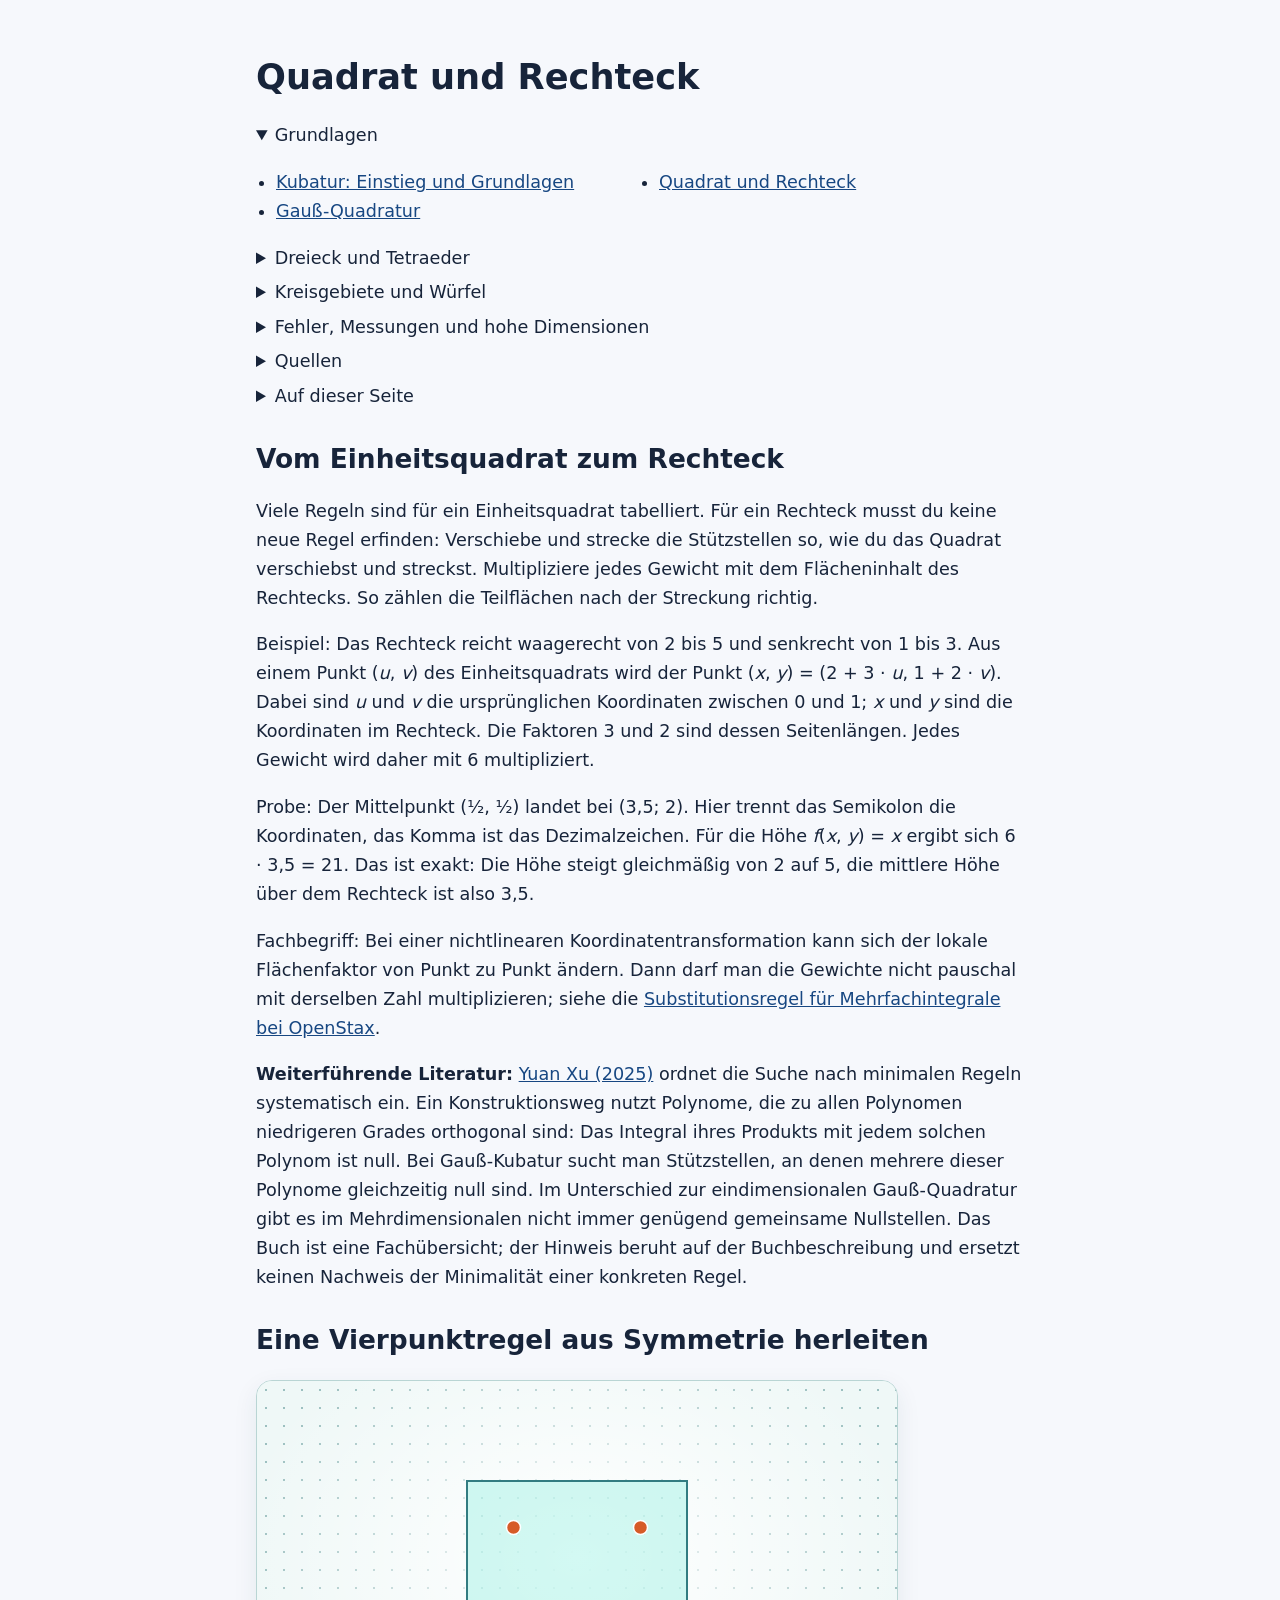
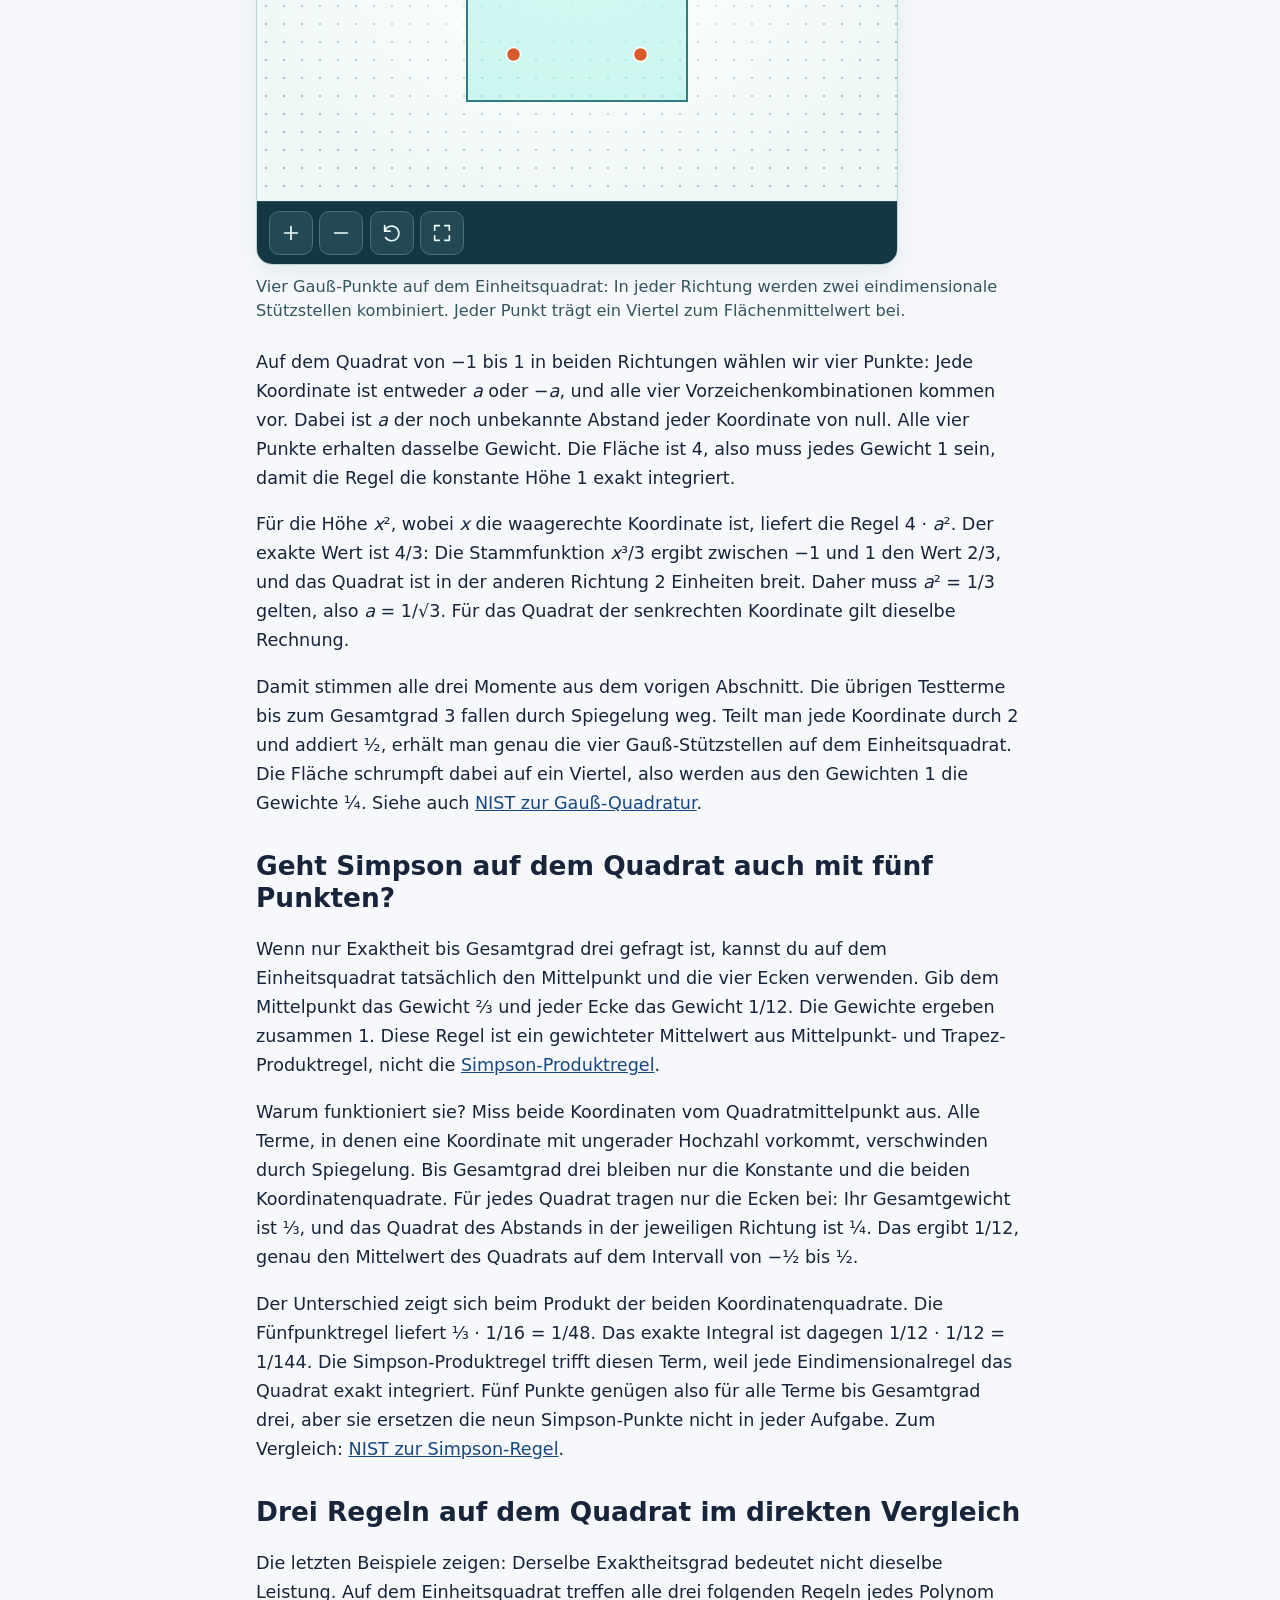
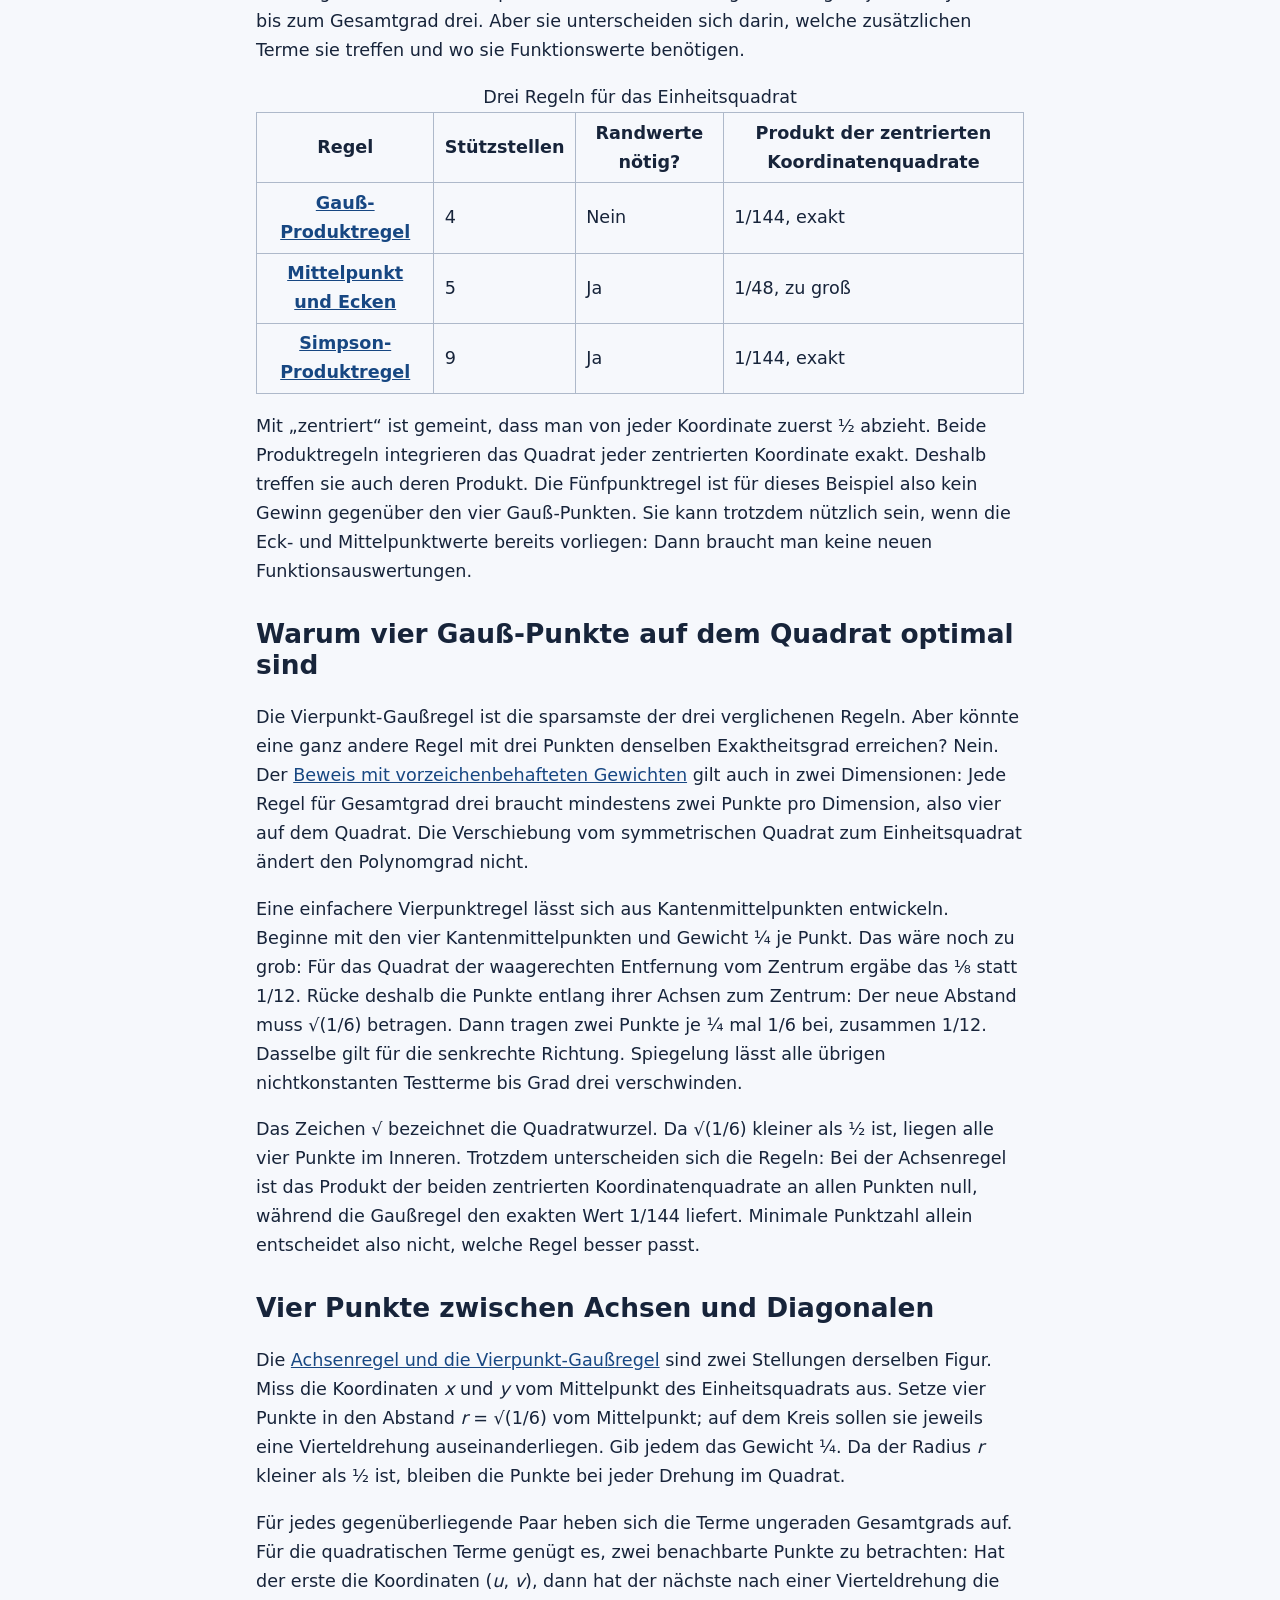
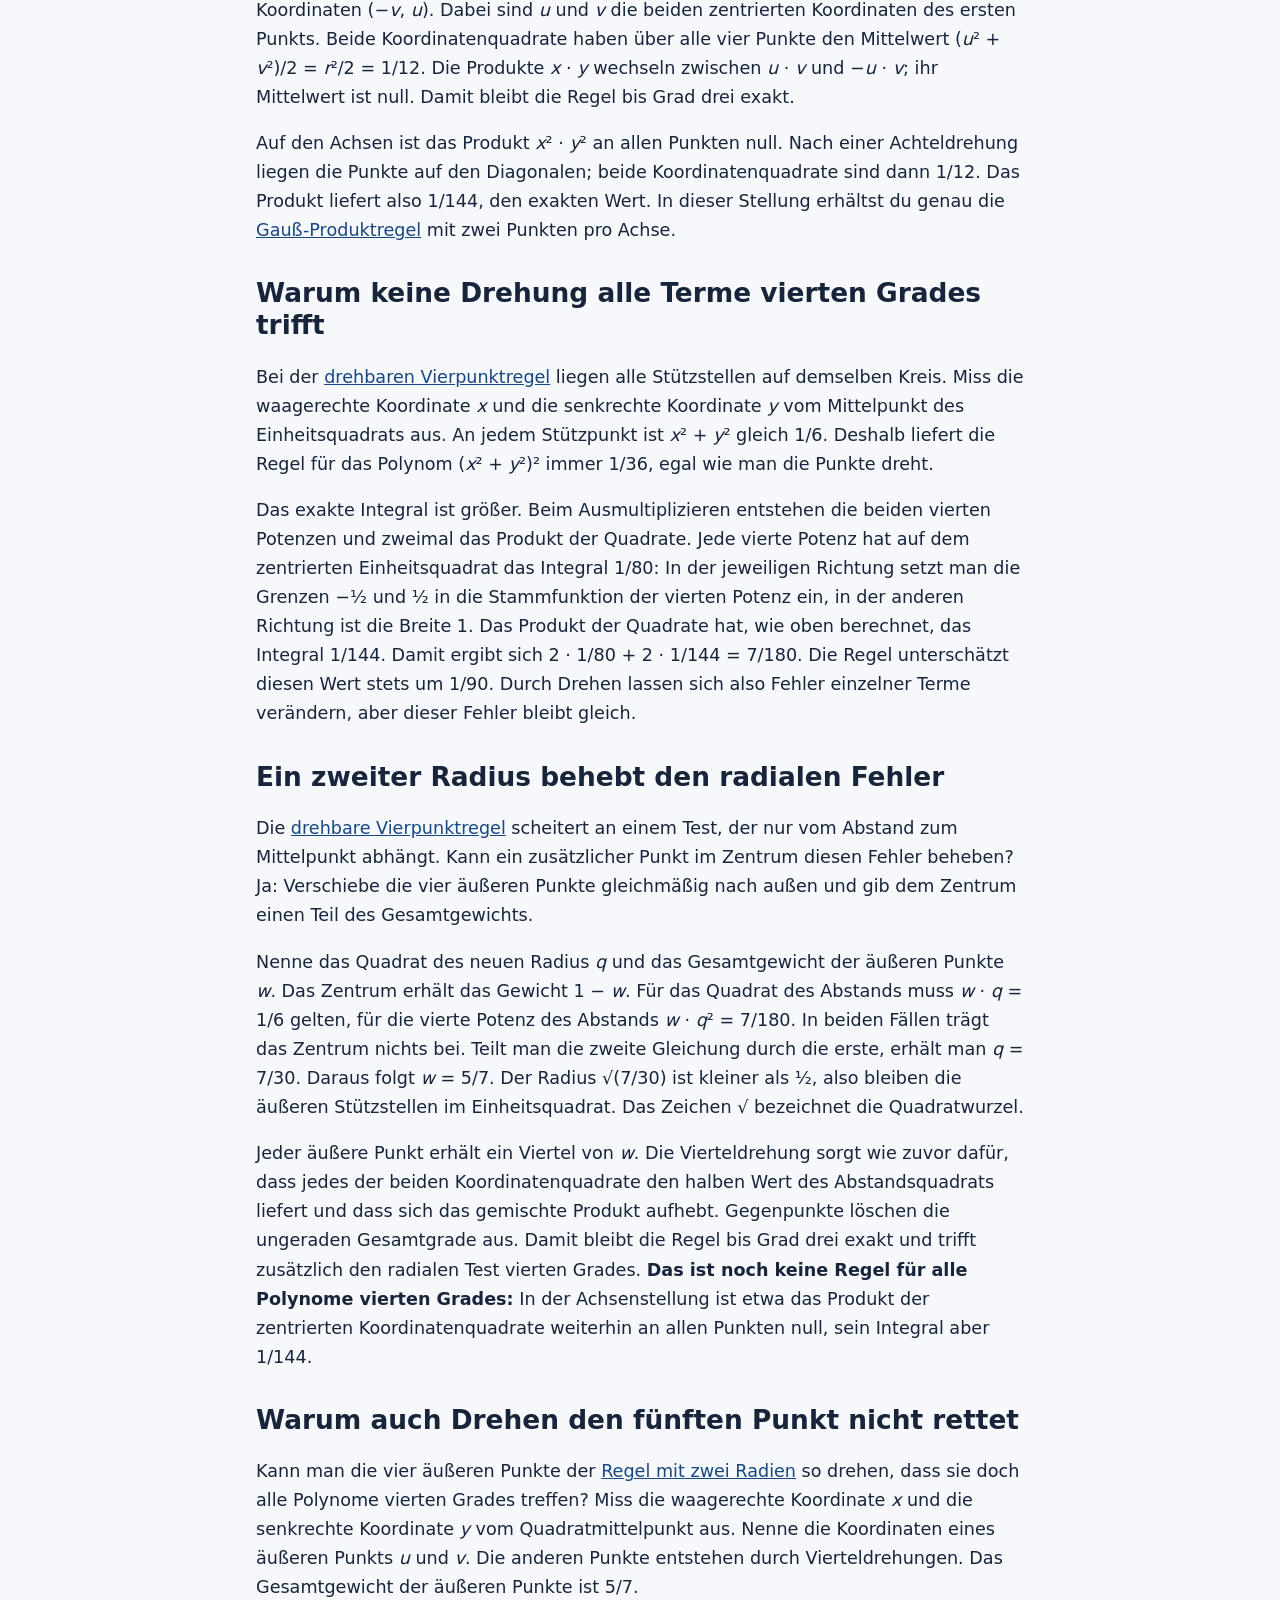
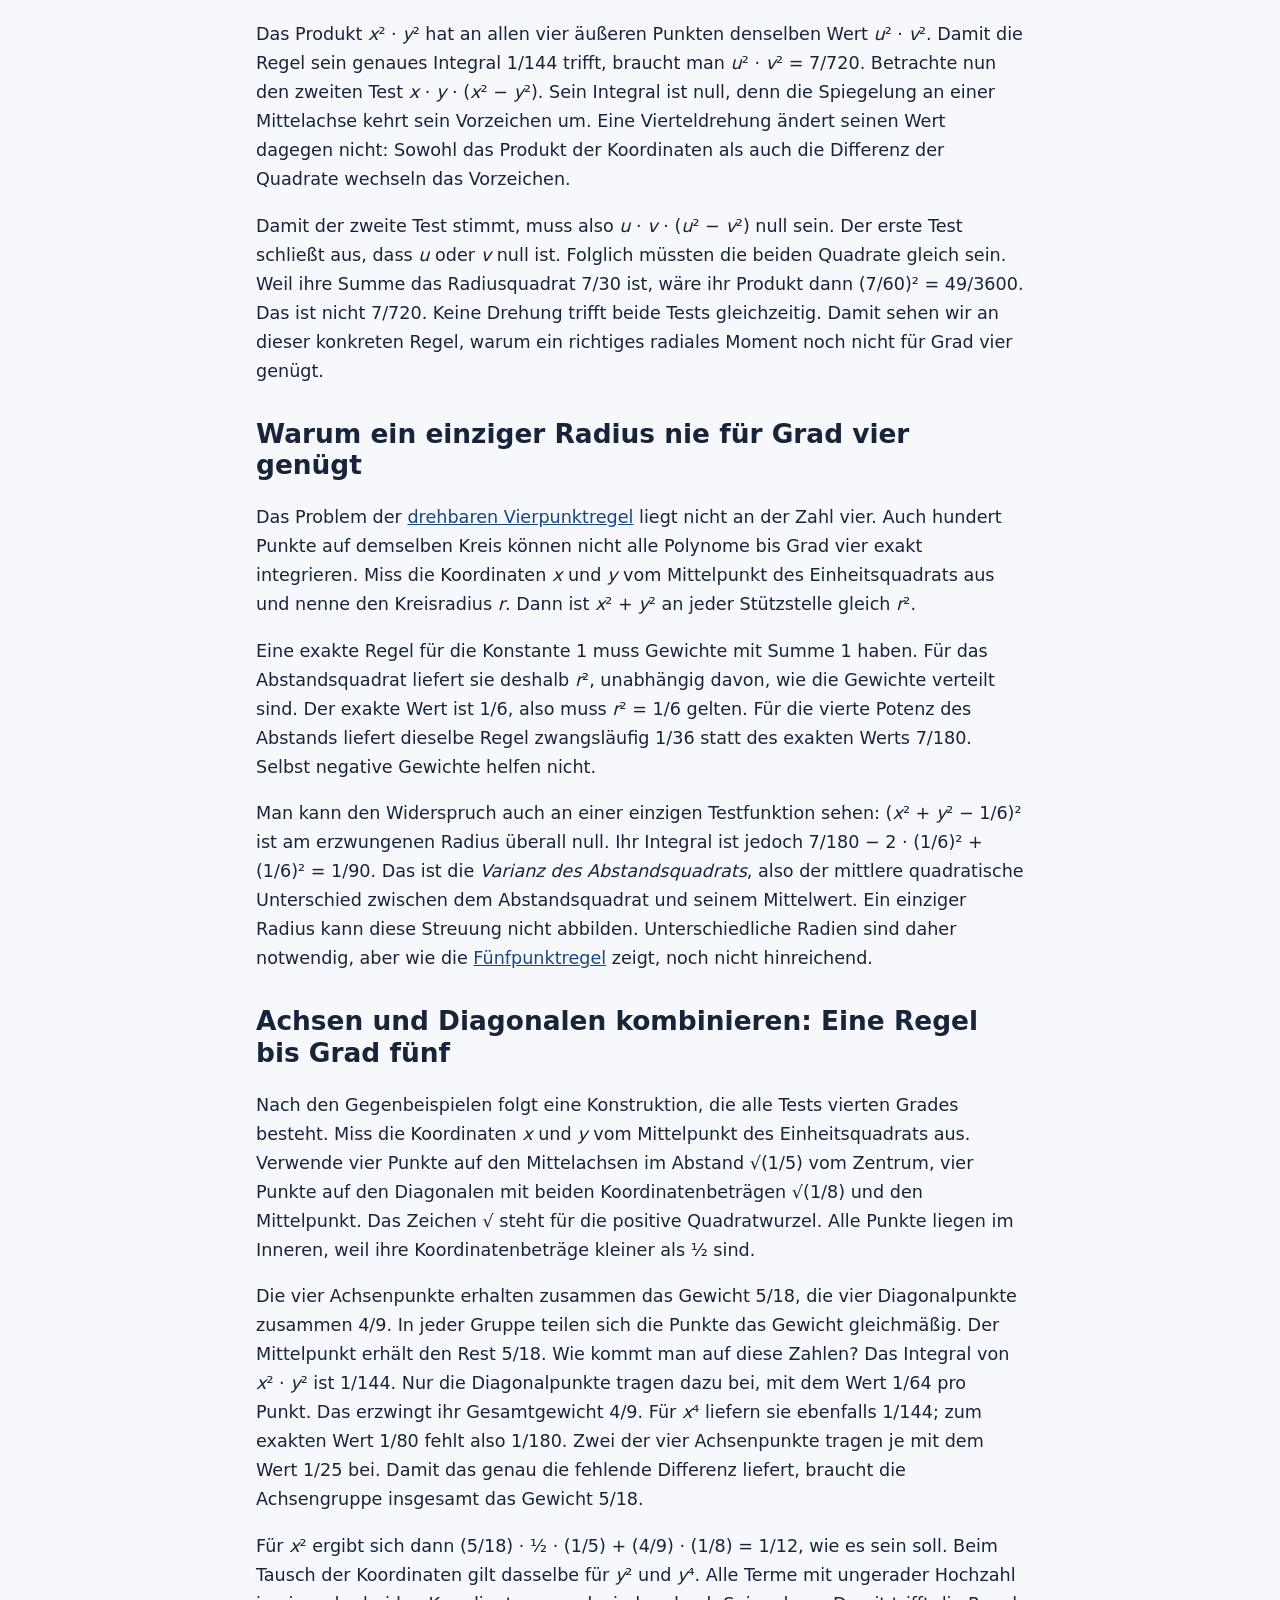
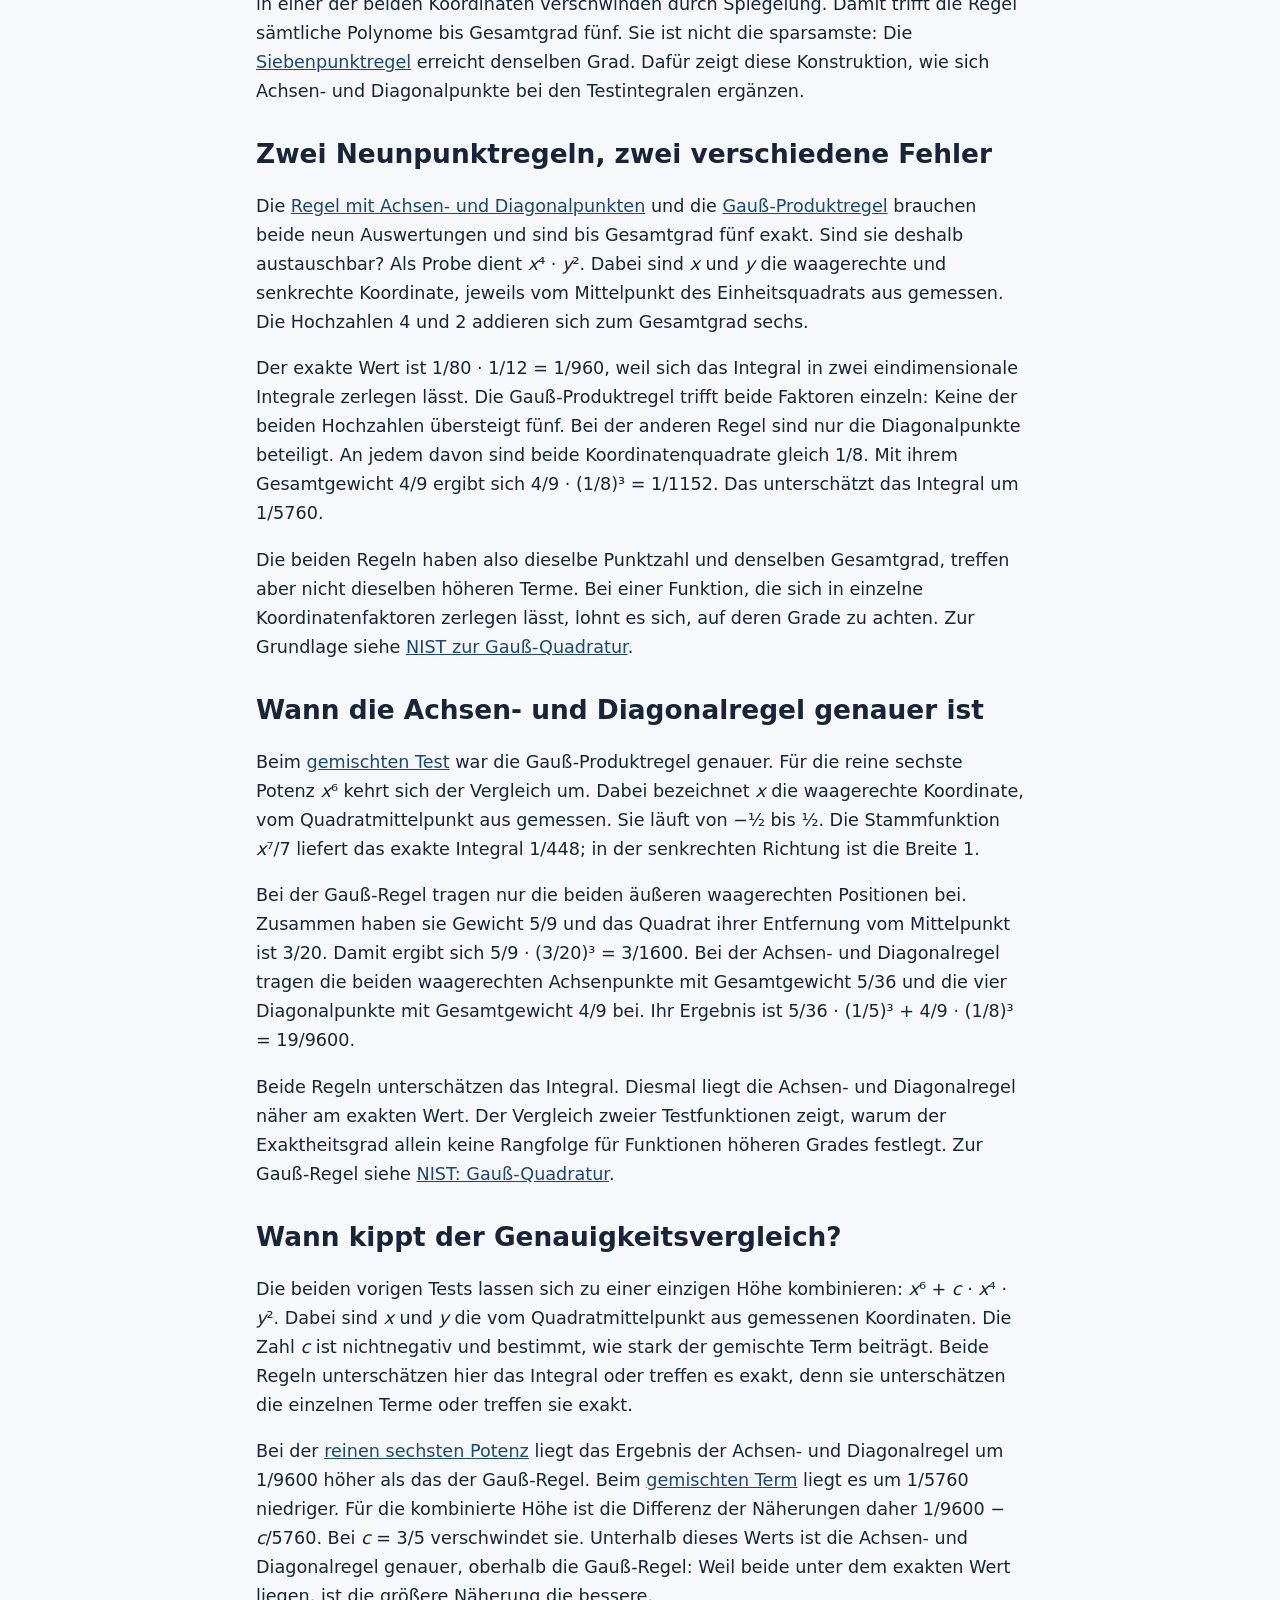
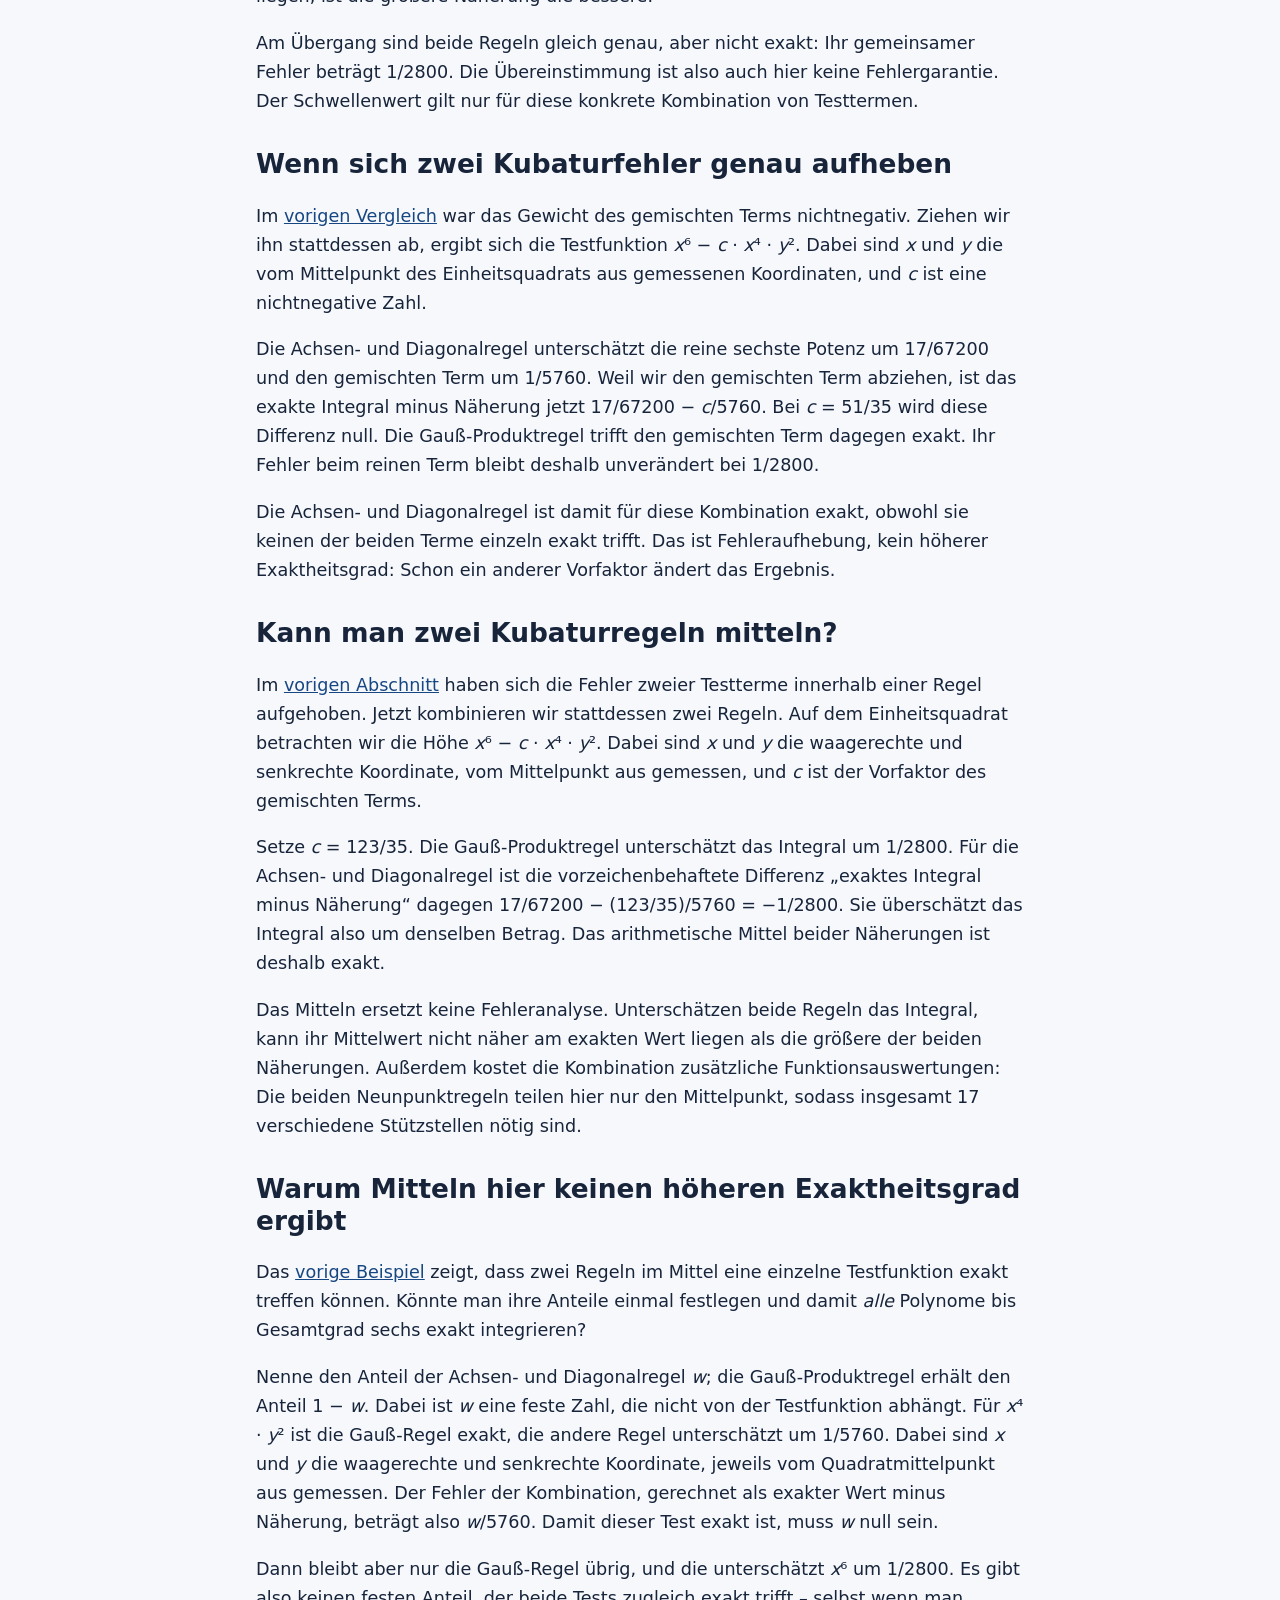
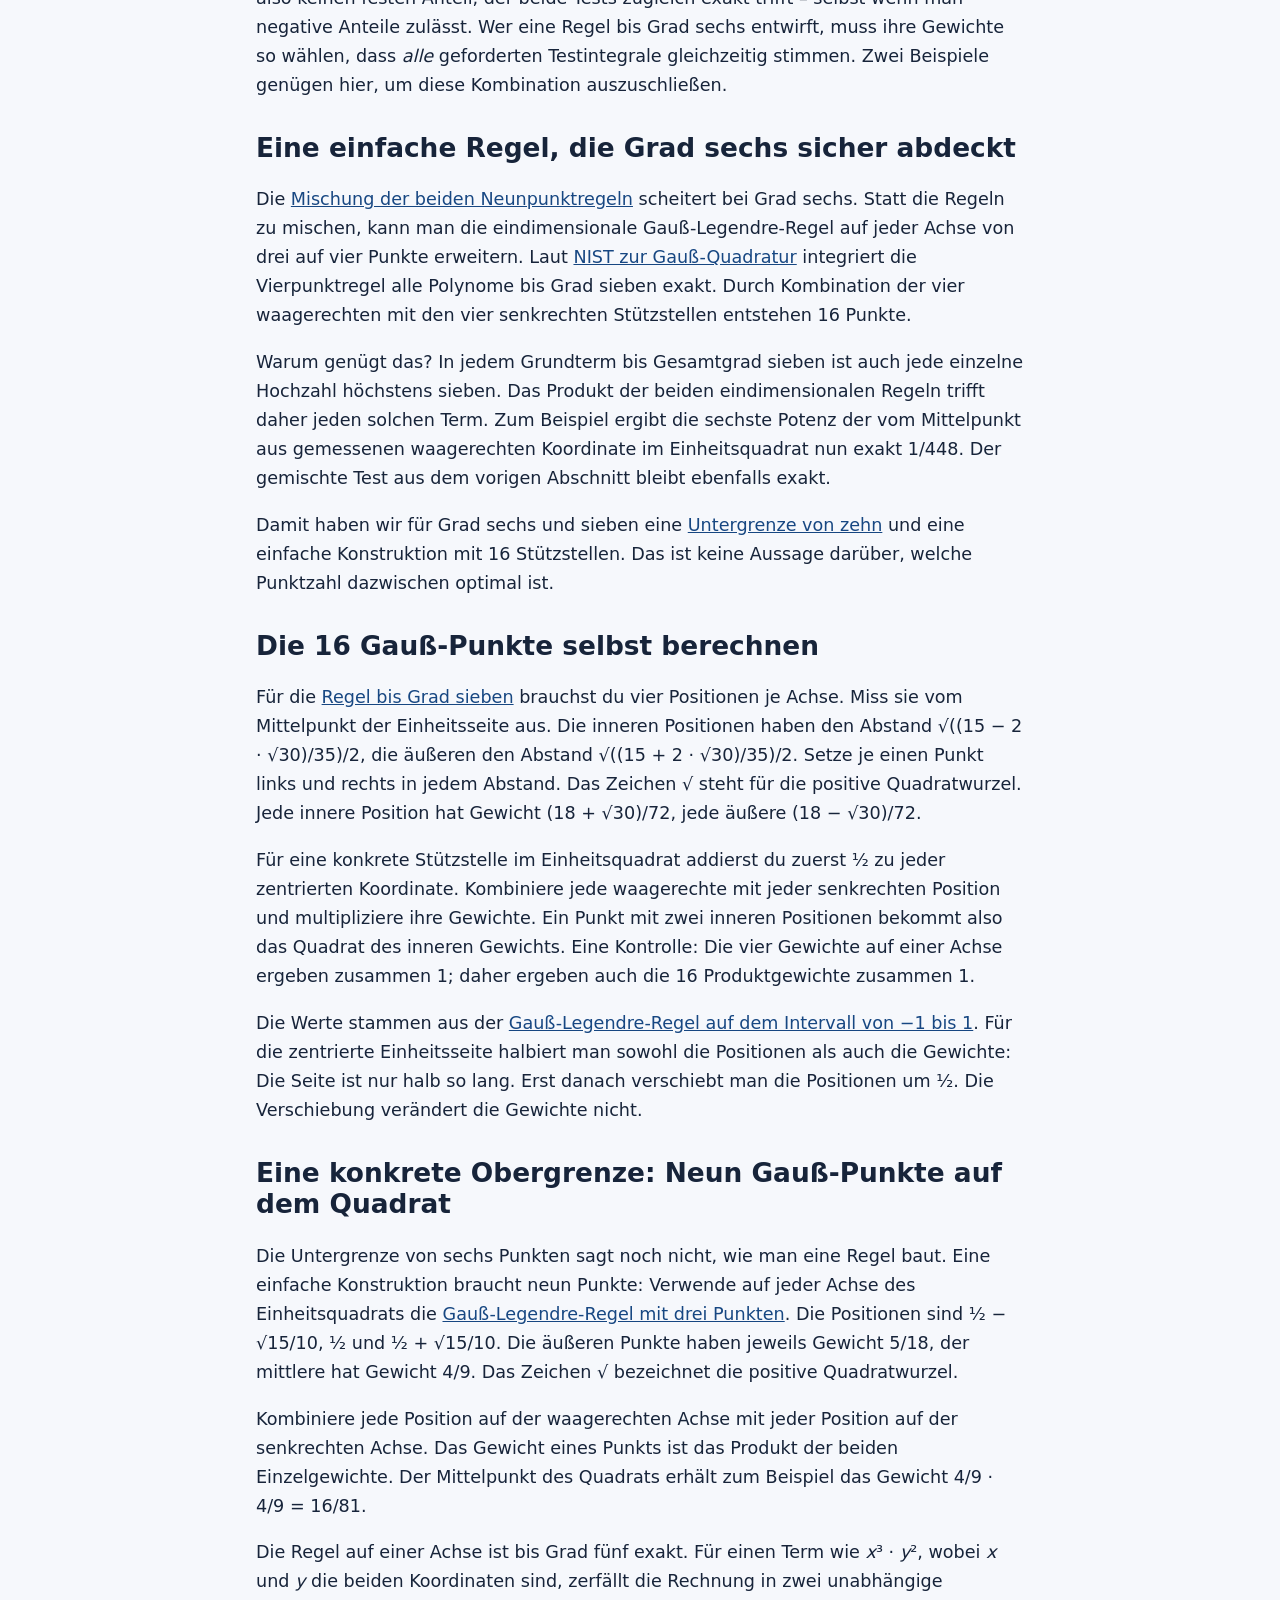
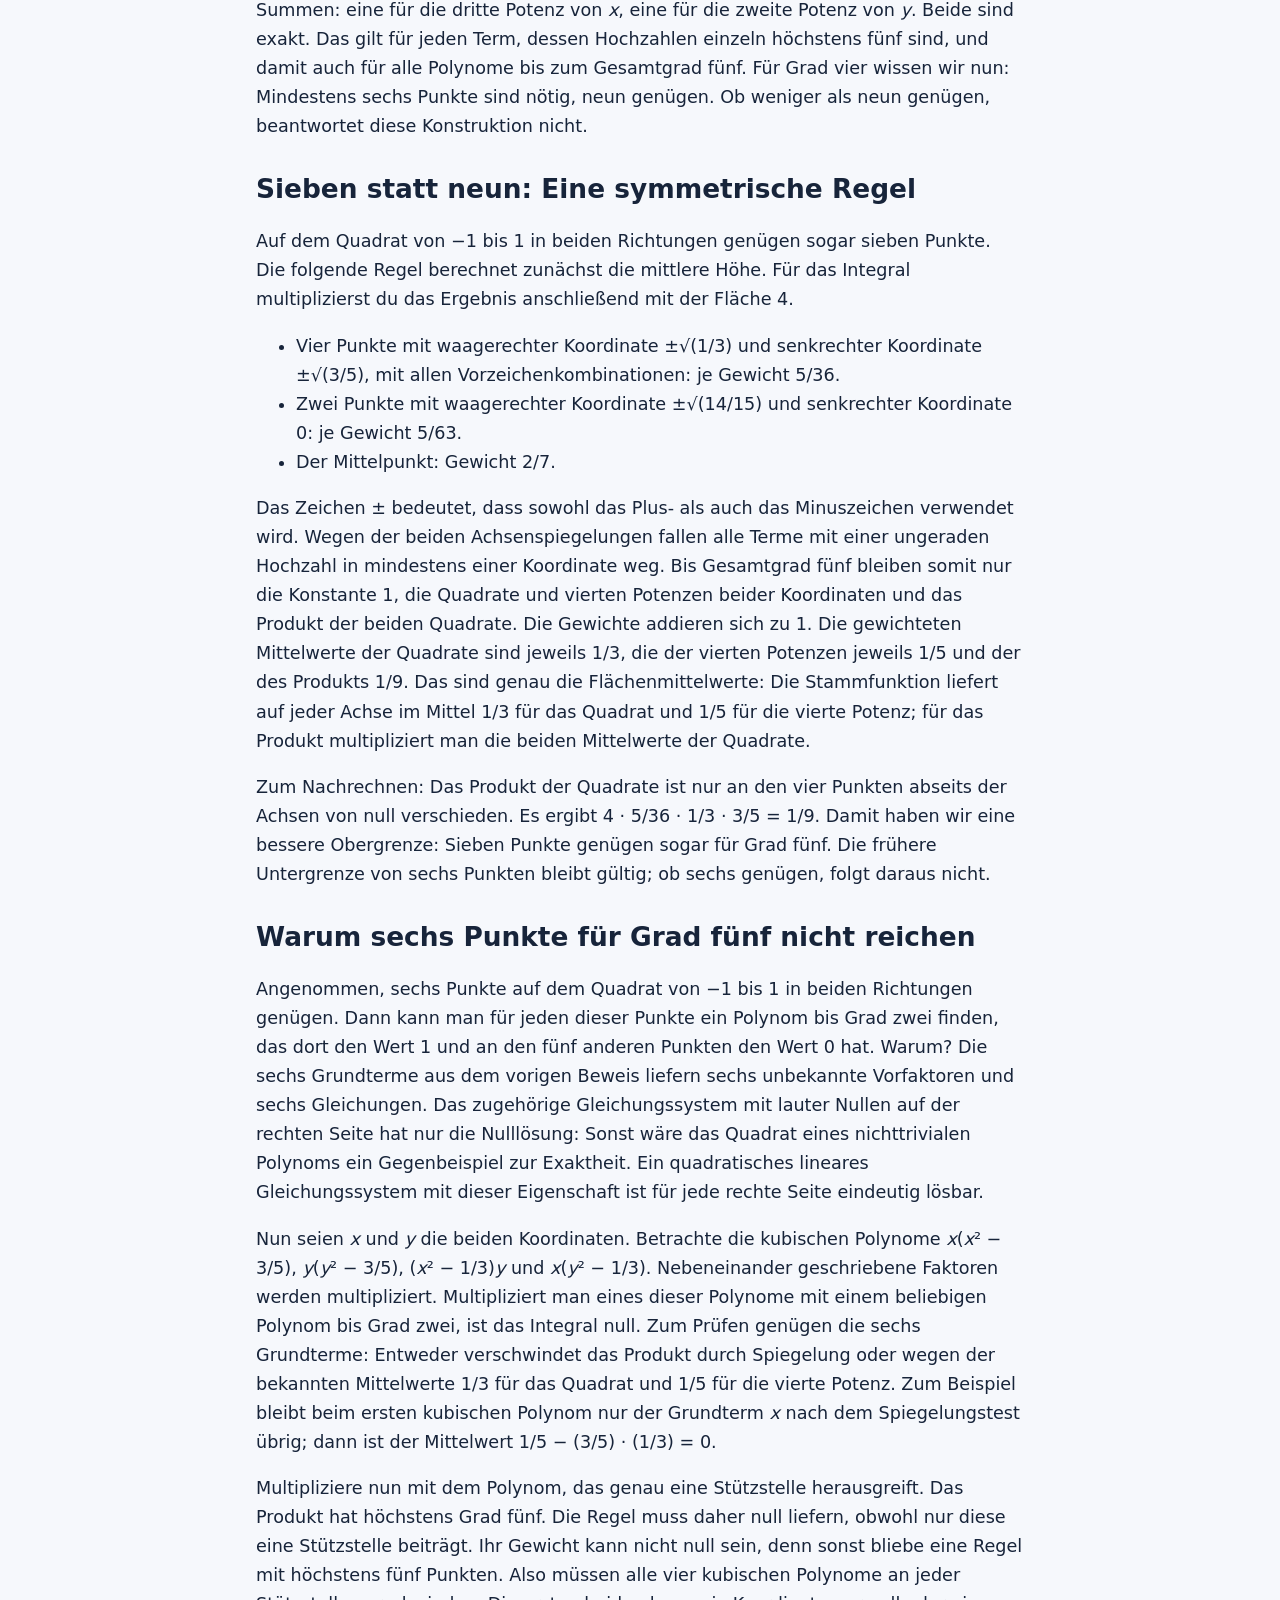
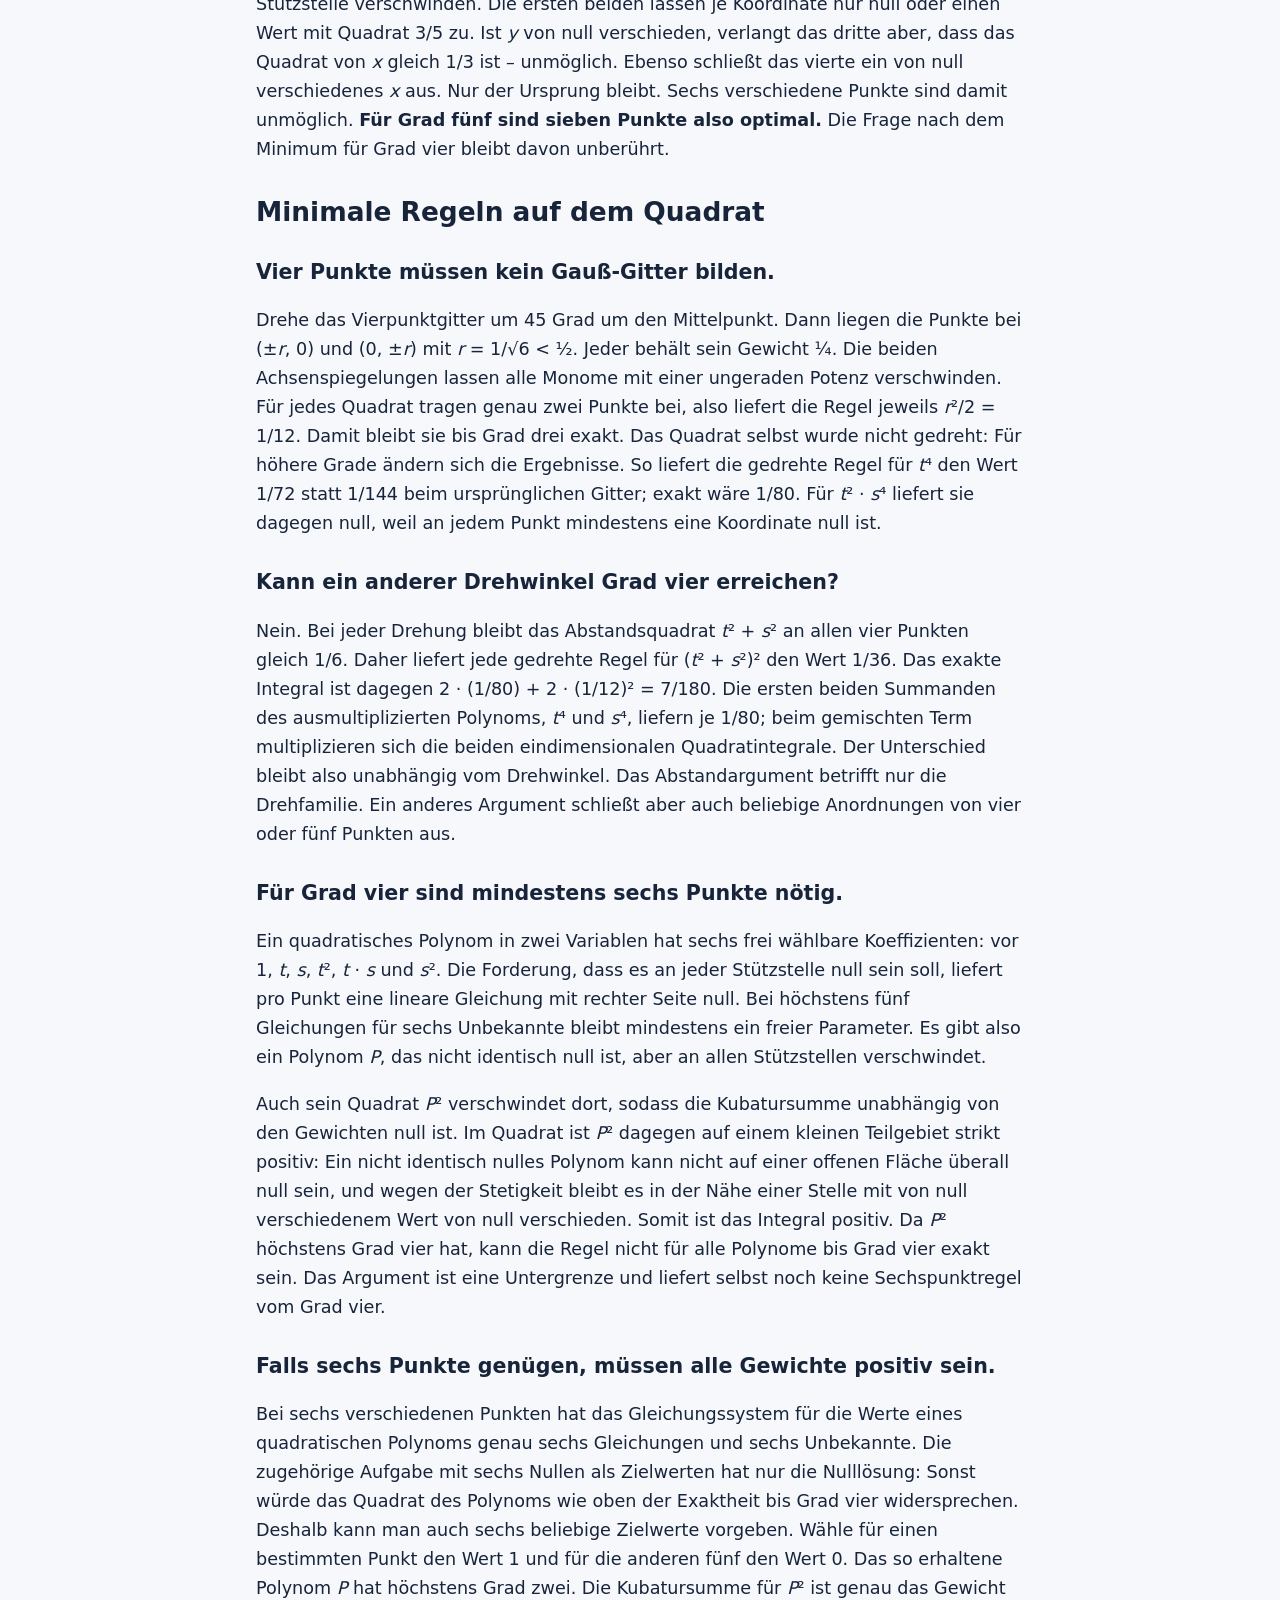
<file: quadrat.html>
<!doctype html>
<html lang="de"><head><meta charset="utf-8"><meta name="viewport" content="width=device-width, initial-scale=1"><title>Quadrat und Rechteck | Kubatur</title><link rel="stylesheet" href="kubatur.css"><script defer src="kubatur-viewer.js"></script></head><body><main>
<h1>Quadrat und Rechteck</h1>
<nav class="kapitel" aria-label="Lernpfad"><details open><summary>Grundlagen</summary><ul><li><a href="index.html">Kubatur: Einstieg und Grundlagen</a></li><li><a href="gauss.html">Gauß-Quadratur</a></li><li><a href="quadrat.html" aria-current="page">Quadrat und Rechteck</a></li></ul></details><details><summary>Dreieck und Tetraeder</summary><ul><li><a href="dreieck.html">Dreieck</a></li><li><a href="tetraeder.html">Tetraeder</a></li><li><a href="dreieck-tetraeder.html">Dreieck und Tetraeder: gemeinsame Methoden</a></li></ul></details><details><summary>Kreisgebiete und Würfel</summary><ul><li><a href="kreis.html">Kreisscheibe, Sektor und Viertelring</a></li><li><a href="kreisring.html">Voller Kreisring</a></li><li><a href="wuerfel.html">Würfel und Hyperwürfel</a></li></ul></details><details><summary>Fehler, Messungen und hohe Dimensionen</summary><ul><li><a href="fehler.html">Fehlerschranken und adaptive Kubatur</a></li><li><a href="messungen.html">Kubatur mit Messrauschen</a></li><li><a href="viele-dimensionen.html">Methoden für viele Dimensionen</a></li></ul></details><details><summary>Quellen</summary><ul><li><a href="quellen.html">Quellen und Lesetipps</a></li></ul></details></nav>
<nav aria-label="Auf dieser Seite"><details><summary>Auf dieser Seite</summary><ol><li><a href="#vom-einheitsquadrat-zum-rechteck">Vom Einheitsquadrat zum Rechteck</a></li><li><a href="#eine-vierpunktregel-aus-symmetrie-herleiten">Eine Vierpunktregel aus Symmetrie herleiten</a></li><li><a href="#simpson-fuenf-punkte">Geht Simpson auf dem Quadrat auch mit fünf Punkten?</a></li><li><a href="#vergleich-grad-drei">Drei Regeln auf dem Quadrat im direkten Vergleich</a></li><li><a href="#vier-punkte-minimal">Warum vier Gauß-Punkte auf dem Quadrat optimal sind</a></li><li><a href="#vier-punkte-drehung">Vier Punkte zwischen Achsen und Diagonalen</a></li><li><a href="#vier-punkte-grad-vier">Warum keine Drehung alle Terme vierten Grades trifft</a></li><li><a href="#zwei-radien">Ein zweiter Radius behebt den radialen Fehler</a></li><li><a href="#zwei-radien-drehung">Warum auch Drehen den fünften Punkt nicht rettet</a></li><li><a href="#ein-radius-unmoeglich">Warum ein einziger Radius nie für Grad vier genügt</a></li><li><a href="#achsen-und-diagonalen">Achsen und Diagonalen kombinieren: Eine Regel bis Grad fünf</a></li><li><a href="#neun-punkte-grad-sechs">Zwei Neunpunktregeln, zwei verschiedene Fehler</a></li><li><a href="#neun-punkte-umgekehrter-vergleich">Wann die Achsen- und Diagonalregel genauer ist</a></li><li><a href="#neun-punkte-fehlervergleich">Wann kippt der Genauigkeitsvergleich?</a></li><li><a href="#fehler-aufheben">Wenn sich zwei Kubaturfehler genau aufheben</a></li><li><a href="#regeln-mitteln">Kann man zwei Kubaturregeln mitteln?</a></li><li><a href="#mitteln-kein-grad-sechs">Warum Mitteln hier keinen höheren Exaktheitsgrad ergibt</a></li><li><a href="#gauss-grad-sieben">Eine einfache Regel, die Grad sechs sicher abdeckt</a></li><li><a href="#gauss-vier-punkte-ausrechnen">Die 16 Gauß-Punkte selbst berechnen</a></li><li><a href="#eine-konkrete-obergrenze-neun-gauss-punkte-auf-dem-quadrat">Eine konkrete Obergrenze: Neun Gauß-Punkte auf dem Quadrat</a></li><li><a href="#sieben-statt-neun-eine-symmetrische-regel">Sieben statt neun: Eine symmetrische Regel</a></li><li><a href="#warum-sechs-punkte-fuer-grad-fuenf-nicht-reichen">Warum sechs Punkte für Grad fünf nicht reichen</a></li><li><a href="#vertiefung-138">Minimale Regeln auf dem Quadrat</a></li><li><a href="#vertiefung-137">Anisotrope Integranden</a></li><li><a href="#vertiefung-139">Ausrichtung und Fehler</a></li></ol></details></nav>
<section id="vom-einheitsquadrat-zum-rechteck"><h2>Vom Einheitsquadrat zum Rechteck</h2><p>Viele Regeln sind für ein Einheitsquadrat tabelliert. Für ein Rechteck musst du keine neue Regel erfinden: Verschiebe und strecke die Stützstellen so, wie du das Quadrat verschiebst und streckst. Multipliziere jedes Gewicht mit dem Flächeninhalt des Rechtecks. So zählen die Teilflächen nach der Streckung richtig.</p><p>Beispiel: Das Rechteck reicht waagerecht von 2 bis 5 und senkrecht von 1 bis 3. Aus einem Punkt (<var>u</var>, <var>v</var>) des Einheitsquadrats wird der Punkt (<var>x</var>, <var>y</var>) = (2 + 3 · <var>u</var>, 1 + 2 · <var>v</var>). Dabei sind <var>u</var> und <var>v</var> die ursprünglichen Koordinaten zwischen 0 und 1; <var>x</var> und <var>y</var> sind die Koordinaten im Rechteck. Die Faktoren 3 und 2 sind dessen Seitenlängen. Jedes Gewicht wird daher mit 6 multipliziert.</p><p>Probe: Der Mittelpunkt (½, ½) landet bei (3,5; 2). Hier trennt das Semikolon die Koordinaten, das Komma ist das Dezimalzeichen. Für die Höhe <var>f</var>(<var>x</var>, <var>y</var>) = <var>x</var> ergibt sich 6 · 3,5 = 21. Das ist exakt: Die Höhe steigt gleichmäßig von 2 auf 5, die mittlere Höhe über dem Rechteck ist also 3,5.</p><p>Fachbegriff: Bei einer nichtlinearen Koordinatentransformation kann sich der lokale Flächenfaktor von Punkt zu Punkt ändern. Dann darf man die Gewichte nicht pauschal mit derselben Zahl multiplizieren; siehe die <a href="https://openstax.org/books/calculus-volume-3/pages/5-7-change-of-variables-in-multiple-integrals">Substitutionsregel für Mehrfachintegrale bei OpenStax</a>.</p><p><strong>Weiterführende Literatur:</strong> <a href="quellen.html#xu-minimal-cubature">Yuan Xu (2025)</a> ordnet die Suche nach minimalen Regeln systematisch ein. Ein Konstruktionsweg nutzt Polynome, die zu allen Polynomen niedrigeren Grades orthogonal sind: Das Integral ihres Produkts mit jedem solchen Polynom ist null. Bei Gauß-Kubatur sucht man Stützstellen, an denen mehrere dieser Polynome gleichzeitig null sind. Im Unterschied zur eindimensionalen Gauß-Quadratur gibt es im Mehrdimensionalen nicht immer genügend gemeinsame Nullstellen. Das Buch ist eine Fachübersicht; der Hinweis beruht auf der Buchbeschreibung und ersetzt keinen Nachweis der Minimalität einer konkreten Regel.</p></section>
<section id="eine-vierpunktregel-aus-symmetrie-herleiten"><h2>Eine Vierpunktregel aus Symmetrie herleiten</h2><figure class="kubatur-figure"><div data-kubatur-viewer="square"></div><figcaption>Vier Gauß-Punkte auf dem Einheitsquadrat: In jeder Richtung werden zwei eindimensionale Stützstellen kombiniert. Jeder Punkt trägt ein Viertel zum Flächenmittelwert bei.</figcaption></figure><p>Auf dem Quadrat von −1 bis 1 in beiden Richtungen wählen wir vier Punkte: Jede Koordinate ist entweder <var>a</var> oder −<var>a</var>, und alle vier Vorzeichenkombinationen kommen vor. Dabei ist <var>a</var> der noch unbekannte Abstand jeder Koordinate von null. Alle vier Punkte erhalten dasselbe Gewicht. Die Fläche ist 4, also muss jedes Gewicht 1 sein, damit die Regel die konstante Höhe 1 exakt integriert.</p><p>Für die Höhe <var>x</var>², wobei <var>x</var> die waagerechte Koordinate ist, liefert die Regel 4 · <var>a</var>². Der exakte Wert ist 4/3: Die Stammfunktion <var>x</var>³/3 ergibt zwischen −1 und 1 den Wert 2/3, und das Quadrat ist in der anderen Richtung 2 Einheiten breit. Daher muss <var>a</var>² = 1/3 gelten, also <var>a</var> = 1/√3. Für das Quadrat der senkrechten Koordinate gilt dieselbe Rechnung.</p><p>Damit stimmen alle drei Momente aus dem vorigen Abschnitt. Die übrigen Testterme bis zum Gesamtgrad 3 fallen durch Spiegelung weg. Teilt man jede Koordinate durch 2 und addiert ½, erhält man genau die vier Gauß-Stützstellen auf dem Einheitsquadrat. Die Fläche schrumpft dabei auf ein Viertel, also werden aus den Gewichten 1 die Gewichte ¼. Siehe auch <a href="https://dlmf.nist.gov/3.5#v">NIST zur Gauß-Quadratur</a>.</p></section>
<section id="simpson-fuenf-punkte"><h2>Geht Simpson auf dem Quadrat auch mit fünf Punkten?</h2><p>Wenn nur Exaktheit bis Gesamtgrad drei gefragt ist, kannst du auf dem Einheitsquadrat tatsächlich den Mittelpunkt und die vier Ecken verwenden. Gib dem Mittelpunkt das Gewicht ⅔ und jeder Ecke das Gewicht 1/12. Die Gewichte ergeben zusammen 1. Diese Regel ist ein gewichteter Mittelwert aus Mittelpunkt- und Trapez-Produktregel, nicht die <a href="fehler.html#simpson-aus-mittelpunkt-und-trapez">Simpson-Produktregel</a>.</p><p>Warum funktioniert sie? Miss beide Koordinaten vom Quadratmittelpunkt aus. Alle Terme, in denen eine Koordinate mit ungerader Hochzahl vorkommt, verschwinden durch Spiegelung. Bis Gesamtgrad drei bleiben nur die Konstante und die beiden Koordinatenquadrate. Für jedes Quadrat tragen nur die Ecken bei: Ihr Gesamtgewicht ist ⅓, und das Quadrat des Abstands in der jeweiligen Richtung ist ¼. Das ergibt 1/12, genau den Mittelwert des Quadrats auf dem Intervall von −½ bis ½.</p><p>Der Unterschied zeigt sich beim Produkt der beiden Koordinatenquadrate. Die Fünfpunktregel liefert ⅓ · 1/16 = 1/48. Das exakte Integral ist dagegen 1/12 · 1/12 = 1/144. Die Simpson-Produktregel trifft diesen Term, weil jede Eindimensionalregel das Quadrat exakt integriert. Fünf Punkte genügen also für alle Terme bis Gesamtgrad drei, aber sie ersetzen die neun Simpson-Punkte nicht in jeder Aufgabe. Zum Vergleich: <a href="https://dlmf.nist.gov/3.5#ii">NIST zur Simpson-Regel</a>.</p></section>
<section id="vergleich-grad-drei"><h2>Drei Regeln auf dem Quadrat im direkten Vergleich</h2><p>Die letzten Beispiele zeigen: Derselbe Exaktheitsgrad bedeutet nicht dieselbe Leistung. Auf dem Einheitsquadrat treffen alle drei folgenden Regeln jedes Polynom bis zum Gesamtgrad drei. Aber sie unterscheiden sich darin, welche zusätzlichen Terme sie treffen und wo sie Funktionswerte benötigen.</p><table><caption>Drei Regeln für das Einheitsquadrat</caption><thead><tr><th scope="col">Regel</th><th scope="col">Stützstellen</th><th scope="col">Randwerte nötig?</th><th scope="col">Produkt der zentrierten Koordinatenquadrate</th></tr></thead><tbody><tr><th scope="row"><a href="index.html#vier-punkte-aber-diesmal-exakt-gauss-kubatur">Gauß-Produktregel</a></th><td>4</td><td>Nein</td><td>1/144, exakt</td></tr><tr><th scope="row"><a href="#simpson-fuenf-punkte">Mittelpunkt und Ecken</a></th><td>5</td><td>Ja</td><td>1/48, zu groß</td></tr><tr><th scope="row"><a href="fehler.html#simpson-aus-mittelpunkt-und-trapez">Simpson-Produktregel</a></th><td>9</td><td>Ja</td><td>1/144, exakt</td></tr></tbody></table><p>Mit „zentriert“ ist gemeint, dass man von jeder Koordinate zuerst ½ abzieht. Beide Produktregeln integrieren das Quadrat jeder zentrierten Koordinate exakt. Deshalb treffen sie auch deren Produkt. Die Fünfpunktregel ist für dieses Beispiel also kein Gewinn gegenüber den vier Gauß-Punkten. Sie kann trotzdem nützlich sein, wenn die Eck- und Mittelpunktwerte bereits vorliegen: Dann braucht man keine neuen Funktionsauswertungen.</p></section>
<section id="vier-punkte-minimal"><h2>Warum vier Gauß-Punkte auf dem Quadrat optimal sind</h2><p>Die Vierpunkt-Gaußregel ist die sparsamste der drei verglichenen Regeln. Aber könnte eine ganz andere Regel mit drei Punkten denselben Exaktheitsgrad erreichen? Nein. Der <a href="wuerfel.html#auch-negative-gewichte-sparen-hier-keine-punkte">Beweis mit vorzeichenbehafteten Gewichten</a> gilt auch in zwei Dimensionen: Jede Regel für Gesamtgrad drei braucht mindestens zwei Punkte pro Dimension, also vier auf dem Quadrat. Die Verschiebung vom symmetrischen Quadrat zum Einheitsquadrat ändert den Polynomgrad nicht.</p><p>Eine einfachere Vierpunktregel lässt sich aus Kantenmittelpunkten entwickeln. Beginne mit den vier Kantenmittelpunkten und Gewicht ¼ je Punkt. Das wäre noch zu grob: Für das Quadrat der waagerechten Entfernung vom Zentrum ergäbe das ⅛ statt 1/12. Rücke deshalb die Punkte entlang ihrer Achsen zum Zentrum: Der neue Abstand muss √(1/6) betragen. Dann tragen zwei Punkte je ¼ mal 1/6 bei, zusammen 1/12. Dasselbe gilt für die senkrechte Richtung. Spiegelung lässt alle übrigen nichtkonstanten Testterme bis Grad drei verschwinden.</p><p>Das Zeichen √ bezeichnet die Quadratwurzel. Da √(1/6) kleiner als ½ ist, liegen alle vier Punkte im Inneren. Trotzdem unterscheiden sich die Regeln: Bei der Achsenregel ist das Produkt der beiden zentrierten Koordinatenquadrate an allen Punkten null, während die Gaußregel den exakten Wert 1/144 liefert. Minimale Punktzahl allein entscheidet also nicht, welche Regel besser passt.</p></section>
<section id="vier-punkte-drehung"><h2>Vier Punkte zwischen Achsen und Diagonalen</h2><p>Die <a href="#vier-punkte-minimal">Achsenregel und die Vierpunkt-Gaußregel</a> sind zwei Stellungen derselben Figur. Miss die Koordinaten <var>x</var> und <var>y</var> vom Mittelpunkt des Einheitsquadrats aus. Setze vier Punkte in den Abstand <var>r</var> = √(1/6) vom Mittelpunkt; auf dem Kreis sollen sie jeweils eine Vierteldrehung auseinanderliegen. Gib jedem das Gewicht ¼. Da der Radius <var>r</var> kleiner als ½ ist, bleiben die Punkte bei jeder Drehung im Quadrat.</p><p>Für jedes gegenüberliegende Paar heben sich die Terme ungeraden Gesamtgrads auf. Für die quadratischen Terme genügt es, zwei benachbarte Punkte zu betrachten: Hat der erste die Koordinaten (<var>u</var>, <var>v</var>), dann hat der nächste nach einer Vierteldrehung die Koordinaten (−<var>v</var>, <var>u</var>). Dabei sind <var>u</var> und <var>v</var> die beiden zentrierten Koordinaten des ersten Punkts. Beide Koordinatenquadrate haben über alle vier Punkte den Mittelwert (<var>u</var>² + <var>v</var>²)/2 = <var>r</var>²/2 = 1/12. Die Produkte <var>x</var> · <var>y</var> wechseln zwischen <var>u</var> · <var>v</var> und −<var>u</var> · <var>v</var>; ihr Mittelwert ist null. Damit bleibt die Regel bis Grad drei exakt.</p><p>Auf den Achsen ist das Produkt <var>x</var>² · <var>y</var>² an allen Punkten null. Nach einer Achteldrehung liegen die Punkte auf den Diagonalen; beide Koordinatenquadrate sind dann 1/12. Das Produkt liefert also 1/144, den exakten Wert. In dieser Stellung erhältst du genau die <a href="https://dlmf.nist.gov/3.5#v">Gauß-Produktregel</a> mit zwei Punkten pro Achse.</p></section>
<section id="vier-punkte-grad-vier"><h2>Warum keine Drehung alle Terme vierten Grades trifft</h2><p>Bei der <a href="#vier-punkte-drehung">drehbaren Vierpunktregel</a> liegen alle Stützstellen auf demselben Kreis. Miss die waagerechte Koordinate <var>x</var> und die senkrechte Koordinate <var>y</var> vom Mittelpunkt des Einheitsquadrats aus. An jedem Stützpunkt ist <var>x</var>² + <var>y</var>² gleich 1/6. Deshalb liefert die Regel für das Polynom (<var>x</var>² + <var>y</var>²)² immer 1/36, egal wie man die Punkte dreht.</p><p>Das exakte Integral ist größer. Beim Ausmultiplizieren entstehen die beiden vierten Potenzen und zweimal das Produkt der Quadrate. Jede vierte Potenz hat auf dem zentrierten Einheitsquadrat das Integral 1/80: In der jeweiligen Richtung setzt man die Grenzen −½ und ½ in die Stammfunktion der vierten Potenz ein, in der anderen Richtung ist die Breite 1. Das Produkt der Quadrate hat, wie oben berechnet, das Integral 1/144. Damit ergibt sich 2 · 1/80 + 2 · 1/144 = 7/180. Die Regel unterschätzt diesen Wert stets um 1/90. Durch Drehen lassen sich also Fehler einzelner Terme verändern, aber dieser Fehler bleibt gleich.</p></section>
<section id="zwei-radien"><h2>Ein zweiter Radius behebt den radialen Fehler</h2><p>Die <a href="#vier-punkte-grad-vier">drehbare Vierpunktregel</a> scheitert an einem Test, der nur vom Abstand zum Mittelpunkt abhängt. Kann ein zusätzlicher Punkt im Zentrum diesen Fehler beheben? Ja: Verschiebe die vier äußeren Punkte gleichmäßig nach außen und gib dem Zentrum einen Teil des Gesamtgewichts.</p><p>Nenne das Quadrat des neuen Radius <var>q</var> und das Gesamtgewicht der äußeren Punkte <var>w</var>. Das Zentrum erhält das Gewicht 1 − <var>w</var>. Für das Quadrat des Abstands muss <var>w</var> · <var>q</var> = 1/6 gelten, für die vierte Potenz des Abstands <var>w</var> · <var>q</var>² = 7/180. In beiden Fällen trägt das Zentrum nichts bei. Teilt man die zweite Gleichung durch die erste, erhält man <var>q</var> = 7/30. Daraus folgt <var>w</var> = 5/7. Der Radius √(7/30) ist kleiner als ½, also bleiben die äußeren Stützstellen im Einheitsquadrat. Das Zeichen √ bezeichnet die Quadratwurzel.</p><p>Jeder äußere Punkt erhält ein Viertel von <var>w</var>. Die Vierteldrehung sorgt wie zuvor dafür, dass jedes der beiden Koordinatenquadrate den halben Wert des Abstandsquadrats liefert und dass sich das gemischte Produkt aufhebt. Gegenpunkte löschen die ungeraden Gesamtgrade aus. Damit bleibt die Regel bis Grad drei exakt und trifft zusätzlich den radialen Test vierten Grades. <strong>Das ist noch keine Regel für alle Polynome vierten Grades:</strong> In der Achsenstellung ist etwa das Produkt der zentrierten Koordinatenquadrate weiterhin an allen Punkten null, sein Integral aber 1/144.</p></section>
<section id="zwei-radien-drehung"><h2>Warum auch Drehen den fünften Punkt nicht rettet</h2><p>Kann man die vier äußeren Punkte der <a href="#zwei-radien">Regel mit zwei Radien</a> so drehen, dass sie doch alle Polynome vierten Grades treffen? Miss die waagerechte Koordinate <var>x</var> und die senkrechte Koordinate <var>y</var> vom Quadratmittelpunkt aus. Nenne die Koordinaten eines äußeren Punkts <var>u</var> und <var>v</var>. Die anderen Punkte entstehen durch Vierteldrehungen. Das Gesamtgewicht der äußeren Punkte ist 5/7.</p><p>Das Produkt <var>x</var>² · <var>y</var>² hat an allen vier äußeren Punkten denselben Wert <var>u</var>² · <var>v</var>². Damit die Regel sein genaues Integral 1/144 trifft, braucht man <var>u</var>² · <var>v</var>² = 7/720. Betrachte nun den zweiten Test <var>x</var> · <var>y</var> · (<var>x</var>² − <var>y</var>²). Sein Integral ist null, denn die Spiegelung an einer Mittelachse kehrt sein Vorzeichen um. Eine Vierteldrehung ändert seinen Wert dagegen nicht: Sowohl das Produkt der Koordinaten als auch die Differenz der Quadrate wechseln das Vorzeichen.</p><p>Damit der zweite Test stimmt, muss also <var>u</var> · <var>v</var> · (<var>u</var>² − <var>v</var>²) null sein. Der erste Test schließt aus, dass <var>u</var> oder <var>v</var> null ist. Folglich müssten die beiden Quadrate gleich sein. Weil ihre Summe das Radiusquadrat 7/30 ist, wäre ihr Produkt dann (7/60)² = 49/3600. Das ist nicht 7/720. Keine Drehung trifft beide Tests gleichzeitig. Damit sehen wir an dieser konkreten Regel, warum ein richtiges radiales Moment noch nicht für Grad vier genügt.</p></section>
<section id="ein-radius-unmoeglich"><h2>Warum ein einziger Radius nie für Grad vier genügt</h2><p>Das Problem der <a href="#vier-punkte-grad-vier">drehbaren Vierpunktregel</a> liegt nicht an der Zahl vier. Auch hundert Punkte auf demselben Kreis können nicht alle Polynome bis Grad vier exakt integrieren. Miss die Koordinaten <var>x</var> und <var>y</var> vom Mittelpunkt des Einheitsquadrats aus und nenne den Kreisradius <var>r</var>. Dann ist <var>x</var>² + <var>y</var>² an jeder Stützstelle gleich <var>r</var>².</p><p>Eine exakte Regel für die Konstante 1 muss Gewichte mit Summe 1 haben. Für das Abstandsquadrat liefert sie deshalb <var>r</var>², unabhängig davon, wie die Gewichte verteilt sind. Der exakte Wert ist 1/6, also muss <var>r</var>² = 1/6 gelten. Für die vierte Potenz des Abstands liefert dieselbe Regel zwangsläufig 1/36 statt des exakten Werts 7/180. Selbst negative Gewichte helfen nicht.</p><p>Man kann den Widerspruch auch an einer einzigen Testfunktion sehen: (<var>x</var>² + <var>y</var>² − 1/6)² ist am erzwungenen Radius überall null. Ihr Integral ist jedoch 7/180 − 2 · (1/6)² + (1/6)² = 1/90. Das ist die <em>Varianz des Abstandsquadrats</em>, also der mittlere quadratische Unterschied zwischen dem Abstandsquadrat und seinem Mittelwert. Ein einziger Radius kann diese Streuung nicht abbilden. Unterschiedliche Radien sind daher notwendig, aber wie die <a href="#zwei-radien-drehung">Fünfpunktregel</a> zeigt, noch nicht hinreichend.</p></section>
<section id="achsen-und-diagonalen"><h2>Achsen und Diagonalen kombinieren: Eine Regel bis Grad fünf</h2><p>Nach den Gegenbeispielen folgt eine Konstruktion, die alle Tests vierten Grades besteht. Miss die Koordinaten <var>x</var> und <var>y</var> vom Mittelpunkt des Einheitsquadrats aus. Verwende vier Punkte auf den Mittelachsen im Abstand √(1/5) vom Zentrum, vier Punkte auf den Diagonalen mit beiden Koordinatenbeträgen √(1/8) und den Mittelpunkt. Das Zeichen √ steht für die positive Quadratwurzel. Alle Punkte liegen im Inneren, weil ihre Koordinatenbeträge kleiner als ½ sind.</p><p>Die vier Achsenpunkte erhalten zusammen das Gewicht 5/18, die vier Diagonalpunkte zusammen 4/9. In jeder Gruppe teilen sich die Punkte das Gewicht gleichmäßig. Der Mittelpunkt erhält den Rest 5/18. Wie kommt man auf diese Zahlen? Das Integral von <var>x</var>² · <var>y</var>² ist 1/144. Nur die Diagonalpunkte tragen dazu bei, mit dem Wert 1/64 pro Punkt. Das erzwingt ihr Gesamtgewicht 4/9. Für <var>x</var>⁴ liefern sie ebenfalls 1/144; zum exakten Wert 1/80 fehlt also 1/180. Zwei der vier Achsenpunkte tragen je mit dem Wert 1/25 bei. Damit das genau die fehlende Differenz liefert, braucht die Achsengruppe insgesamt das Gewicht 5/18.</p><p>Für <var>x</var>² ergibt sich dann (5/18) · ½ · (1/5) + (4/9) · (1/8) = 1/12, wie es sein soll. Beim Tausch der Koordinaten gilt dasselbe für <var>y</var>² und <var>y</var>⁴. Alle Terme mit ungerader Hochzahl in einer der beiden Koordinaten verschwinden durch Spiegelung. Damit trifft die Regel sämtliche Polynome bis Gesamtgrad fünf. Sie ist nicht die sparsamste: Die <a href="#sieben-statt-neun-eine-symmetrische-regel">Siebenpunktregel</a> erreicht denselben Grad. Dafür zeigt diese Konstruktion, wie sich Achsen- und Diagonalpunkte bei den Testintegralen ergänzen.</p></section>
<section id="neun-punkte-grad-sechs"><h2>Zwei Neunpunktregeln, zwei verschiedene Fehler</h2><p>Die <a href="#achsen-und-diagonalen">Regel mit Achsen- und Diagonalpunkten</a> und die <a href="#eine-konkrete-obergrenze-neun-gauss-punkte-auf-dem-quadrat">Gauß-Produktregel</a> brauchen beide neun Auswertungen und sind bis Gesamtgrad fünf exakt. Sind sie deshalb austauschbar? Als Probe dient <var>x</var>⁴ · <var>y</var>². Dabei sind <var>x</var> und <var>y</var> die waagerechte und senkrechte Koordinate, jeweils vom Mittelpunkt des Einheitsquadrats aus gemessen. Die Hochzahlen 4 und 2 addieren sich zum Gesamtgrad sechs.</p><p>Der exakte Wert ist 1/80 · 1/12 = 1/960, weil sich das Integral in zwei eindimensionale Integrale zerlegen lässt. Die Gauß-Produktregel trifft beide Faktoren einzeln: Keine der beiden Hochzahlen übersteigt fünf. Bei der anderen Regel sind nur die Diagonalpunkte beteiligt. An jedem davon sind beide Koordinatenquadrate gleich 1/8. Mit ihrem Gesamtgewicht 4/9 ergibt sich 4/9 · (1/8)³ = 1/1152. Das unterschätzt das Integral um 1/5760.</p><p>Die beiden Regeln haben also dieselbe Punktzahl und denselben Gesamtgrad, treffen aber nicht dieselben höheren Terme. Bei einer Funktion, die sich in einzelne Koordinatenfaktoren zerlegen lässt, lohnt es sich, auf deren Grade zu achten. Zur Grundlage siehe <a href="https://dlmf.nist.gov/3.5#v">NIST zur Gauß-Quadratur</a>.</p></section>
<section id="neun-punkte-umgekehrter-vergleich"><h2>Wann die Achsen- und Diagonalregel genauer ist</h2><p>Beim <a href="#neun-punkte-grad-sechs">gemischten Test</a> war die Gauß-Produktregel genauer. Für die reine sechste Potenz <var>x</var>⁶ kehrt sich der Vergleich um. Dabei bezeichnet <var>x</var> die waagerechte Koordinate, vom Quadratmittelpunkt aus gemessen. Sie läuft von −½ bis ½. Die Stammfunktion <var>x</var>⁷/7 liefert das exakte Integral 1/448; in der senkrechten Richtung ist die Breite 1.</p><p>Bei der Gauß-Regel tragen nur die beiden äußeren waagerechten Positionen bei. Zusammen haben sie Gewicht 5/9 und das Quadrat ihrer Entfernung vom Mittelpunkt ist 3/20. Damit ergibt sich 5/9 · (3/20)³ = 3/1600. Bei der Achsen- und Diagonalregel tragen die beiden waagerechten Achsenpunkte mit Gesamtgewicht 5/36 und die vier Diagonalpunkte mit Gesamtgewicht 4/9 bei. Ihr Ergebnis ist 5/36 · (1/5)³ + 4/9 · (1/8)³ = 19/9600.</p><p>Beide Regeln unterschätzen das Integral. Diesmal liegt die Achsen- und Diagonalregel näher am exakten Wert. Der Vergleich zweier Testfunktionen zeigt, warum der Exaktheitsgrad allein keine Rangfolge für Funktionen höheren Grades festlegt. Zur Gauß-Regel siehe <a href="https://dlmf.nist.gov/3.5#v">NIST: Gauß-Quadratur</a>.</p></section>
<section id="neun-punkte-fehlervergleich"><h2>Wann kippt der Genauigkeitsvergleich?</h2><p>Die beiden vorigen Tests lassen sich zu einer einzigen Höhe kombinieren: <var>x</var>⁶ + <var>c</var> · <var>x</var>⁴ · <var>y</var>². Dabei sind <var>x</var> und <var>y</var> die vom Quadratmittelpunkt aus gemessenen Koordinaten. Die Zahl <var>c</var> ist nichtnegativ und bestimmt, wie stark der gemischte Term beiträgt. Beide Regeln unterschätzen hier das Integral oder treffen es exakt, denn sie unterschätzen die einzelnen Terme oder treffen sie exakt.</p><p>Bei der <a href="#neun-punkte-umgekehrter-vergleich">reinen sechsten Potenz</a> liegt das Ergebnis der Achsen- und Diagonalregel um 1/9600 höher als das der Gauß-Regel. Beim <a href="#neun-punkte-grad-sechs">gemischten Term</a> liegt es um 1/5760 niedriger. Für die kombinierte Höhe ist die Differenz der Näherungen daher 1/9600 − <var>c</var>/5760. Bei <var>c</var> = 3/5 verschwindet sie. Unterhalb dieses Werts ist die Achsen- und Diagonalregel genauer, oberhalb die Gauß-Regel: Weil beide unter dem exakten Wert liegen, ist die größere Näherung die bessere.</p><p>Am Übergang sind beide Regeln gleich genau, aber nicht exakt: Ihr gemeinsamer Fehler beträgt 1/2800. Die Übereinstimmung ist also auch hier keine Fehlergarantie. Der Schwellenwert gilt nur für diese konkrete Kombination von Testtermen.</p></section>
<section id="fehler-aufheben"><h2>Wenn sich zwei Kubaturfehler genau aufheben</h2><p>Im <a href="#neun-punkte-fehlervergleich">vorigen Vergleich</a> war das Gewicht des gemischten Terms nichtnegativ. Ziehen wir ihn stattdessen ab, ergibt sich die Testfunktion <var>x</var>⁶ − <var>c</var> · <var>x</var>⁴ · <var>y</var>². Dabei sind <var>x</var> und <var>y</var> die vom Mittelpunkt des Einheitsquadrats aus gemessenen Koordinaten, und <var>c</var> ist eine nichtnegative Zahl.</p><p>Die Achsen- und Diagonalregel unterschätzt die reine sechste Potenz um 17/67200 und den gemischten Term um 1/5760. Weil wir den gemischten Term abziehen, ist das exakte Integral minus Näherung jetzt 17/67200 − <var>c</var>/5760. Bei <var>c</var> = 51/35 wird diese Differenz null. Die Gauß-Produktregel trifft den gemischten Term dagegen exakt. Ihr Fehler beim reinen Term bleibt deshalb unverändert bei 1/2800.</p><p>Die Achsen- und Diagonalregel ist damit für diese Kombination exakt, obwohl sie keinen der beiden Terme einzeln exakt trifft. Das ist Fehleraufhebung, kein höherer Exaktheitsgrad: Schon ein anderer Vorfaktor ändert das Ergebnis.</p></section>
<section id="regeln-mitteln"><h2>Kann man zwei Kubaturregeln mitteln?</h2><p>Im <a href="#fehler-aufheben">vorigen Abschnitt</a> haben sich die Fehler zweier Testterme innerhalb einer Regel aufgehoben. Jetzt kombinieren wir stattdessen zwei Regeln. Auf dem Einheitsquadrat betrachten wir die Höhe <var>x</var>⁶ − <var>c</var> · <var>x</var>⁴ · <var>y</var>². Dabei sind <var>x</var> und <var>y</var> die waagerechte und senkrechte Koordinate, vom Mittelpunkt aus gemessen, und <var>c</var> ist der Vorfaktor des gemischten Terms.</p><p>Setze <var>c</var> = 123/35. Die Gauß-Produktregel unterschätzt das Integral um 1/2800. Für die Achsen- und Diagonalregel ist die vorzeichenbehaftete Differenz „exaktes Integral minus Näherung“ dagegen 17/67200 − (123/35)/5760 = −1/2800. Sie überschätzt das Integral also um denselben Betrag. Das arithmetische Mittel beider Näherungen ist deshalb exakt.</p><p>Das Mitteln ersetzt keine Fehleranalyse. Unterschätzen beide Regeln das Integral, kann ihr Mittelwert nicht näher am exakten Wert liegen als die größere der beiden Näherungen. Außerdem kostet die Kombination zusätzliche Funktionsauswertungen: Die beiden Neunpunktregeln teilen hier nur den Mittelpunkt, sodass insgesamt 17 verschiedene Stützstellen nötig sind.</p></section>
<section id="mitteln-kein-grad-sechs"><h2>Warum Mitteln hier keinen höheren Exaktheitsgrad ergibt</h2><p>Das <a href="#regeln-mitteln">vorige Beispiel</a> zeigt, dass zwei Regeln im Mittel eine einzelne Testfunktion exakt treffen können. Könnte man ihre Anteile einmal festlegen und damit <em>alle</em> Polynome bis Gesamtgrad sechs exakt integrieren?</p><p>Nenne den Anteil der Achsen- und Diagonalregel <var>w</var>; die Gauß-Produktregel erhält den Anteil 1 − <var>w</var>. Dabei ist <var>w</var> eine feste Zahl, die nicht von der Testfunktion abhängt. Für <var>x</var>⁴ · <var>y</var>² ist die Gauß-Regel exakt, die andere Regel unterschätzt um 1/5760. Dabei sind <var>x</var> und <var>y</var> die waagerechte und senkrechte Koordinate, jeweils vom Quadratmittelpunkt aus gemessen. Der Fehler der Kombination, gerechnet als exakter Wert minus Näherung, beträgt also <var>w</var>/5760. Damit dieser Test exakt ist, muss <var>w</var> null sein.</p><p>Dann bleibt aber nur die Gauß-Regel übrig, und die unterschätzt <var>x</var>⁶ um 1/2800. Es gibt also keinen festen Anteil, der beide Tests zugleich exakt trifft – selbst wenn man negative Anteile zulässt. Wer eine Regel bis Grad sechs entwirft, muss ihre Gewichte so wählen, dass <em>alle</em> geforderten Testintegrale gleichzeitig stimmen. Zwei Beispiele genügen hier, um diese Kombination auszuschließen.</p></section>
<section id="gauss-grad-sieben"><h2>Eine einfache Regel, die Grad sechs sicher abdeckt</h2><p>Die <a href="#mitteln-kein-grad-sechs">Mischung der beiden Neunpunktregeln</a> scheitert bei Grad sechs. Statt die Regeln zu mischen, kann man die eindimensionale Gauß-Legendre-Regel auf jeder Achse von drei auf vier Punkte erweitern. Laut <a href="https://dlmf.nist.gov/3.5#v">NIST zur Gauß-Quadratur</a> integriert die Vierpunktregel alle Polynome bis Grad sieben exakt. Durch Kombination der vier waagerechten mit den vier senkrechten Stützstellen entstehen 16 Punkte.</p><p>Warum genügt das? In jedem Grundterm bis Gesamtgrad sieben ist auch jede einzelne Hochzahl höchstens sieben. Das Produkt der beiden eindimensionalen Regeln trifft daher jeden solchen Term. Zum Beispiel ergibt die sechste Potenz der vom Mittelpunkt aus gemessenen waagerechten Koordinate im Einheitsquadrat nun exakt 1/448. Der gemischte Test aus dem vorigen Abschnitt bleibt ebenfalls exakt.</p><p>Damit haben wir für Grad sechs und sieben eine <a href="index.html#allgemeine-untergrenze-wie-viele-testterme-gibt-es">Untergrenze von zehn</a> und eine einfache Konstruktion mit 16 Stützstellen. Das ist keine Aussage darüber, welche Punktzahl dazwischen optimal ist.</p></section>
<section id="gauss-vier-punkte-ausrechnen"><h2>Die 16 Gauß-Punkte selbst berechnen</h2><p>Für die <a href="#gauss-grad-sieben">Regel bis Grad sieben</a> brauchst du vier Positionen je Achse. Miss sie vom Mittelpunkt der Einheitsseite aus. Die inneren Positionen haben den Abstand √((15 − 2 · √30)/35)/2, die äußeren den Abstand √((15 + 2 · √30)/35)/2. Setze je einen Punkt links und rechts in jedem Abstand. Das Zeichen √ steht für die positive Quadratwurzel. Jede innere Position hat Gewicht (18 + √30)/72, jede äußere (18 − √30)/72.</p><p>Für eine konkrete Stützstelle im Einheitsquadrat addierst du zuerst ½ zu jeder zentrierten Koordinate. Kombiniere jede waagerechte mit jeder senkrechten Position und multipliziere ihre Gewichte. Ein Punkt mit zwei inneren Positionen bekommt also das Quadrat des inneren Gewichts. Eine Kontrolle: Die vier Gewichte auf einer Achse ergeben zusammen 1; daher ergeben auch die 16 Produktgewichte zusammen 1.</p><p>Die Werte stammen aus der <a href="https://dlmf.nist.gov/3.5#v">Gauß-Legendre-Regel auf dem Intervall von −1 bis 1</a>. Für die zentrierte Einheitsseite halbiert man sowohl die Positionen als auch die Gewichte: Die Seite ist nur halb so lang. Erst danach verschiebt man die Positionen um ½. Die Verschiebung verändert die Gewichte nicht.</p></section>
<section id="eine-konkrete-obergrenze-neun-gauss-punkte-auf-dem-quadrat"><h2>Eine konkrete Obergrenze: Neun Gauß-Punkte auf dem Quadrat</h2><p>Die Untergrenze von sechs Punkten sagt noch nicht, wie man eine Regel baut. Eine einfache Konstruktion braucht neun Punkte: Verwende auf jeder Achse des Einheitsquadrats die <a href="https://dlmf.nist.gov/3.5#v">Gauß-Legendre-Regel mit drei Punkten</a>. Die Positionen sind ½ − √15/10, ½ und ½ + √15/10. Die äußeren Punkte haben jeweils Gewicht 5/18, der mittlere hat Gewicht 4/9. Das Zeichen √ bezeichnet die positive Quadratwurzel.</p><p>Kombiniere jede Position auf der waagerechten Achse mit jeder Position auf der senkrechten Achse. Das Gewicht eines Punkts ist das Produkt der beiden Einzelgewichte. Der Mittelpunkt des Quadrats erhält zum Beispiel das Gewicht 4/9 · 4/9 = 16/81.</p><p>Die Regel auf einer Achse ist bis Grad fünf exakt. Für einen Term wie <var>x</var>³ · <var>y</var>², wobei <var>x</var> und <var>y</var> die beiden Koordinaten sind, zerfällt die Rechnung in zwei unabhängige Summen: eine für die dritte Potenz von <var>x</var>, eine für die zweite Potenz von <var>y</var>. Beide sind exakt. Das gilt für jeden Term, dessen Hochzahlen einzeln höchstens fünf sind, und damit auch für alle Polynome bis zum Gesamtgrad fünf. Für Grad vier wissen wir nun: Mindestens sechs Punkte sind nötig, neun genügen. Ob weniger als neun genügen, beantwortet diese Konstruktion nicht.</p></section>
<section id="sieben-statt-neun-eine-symmetrische-regel"><h2>Sieben statt neun: Eine symmetrische Regel</h2><p>Auf dem Quadrat von −1 bis 1 in beiden Richtungen genügen sogar sieben Punkte. Die folgende Regel berechnet zunächst die mittlere Höhe. Für das Integral multiplizierst du das Ergebnis anschließend mit der Fläche 4.</p><ul><li>Vier Punkte mit waagerechter Koordinate ±√(1/3) und senkrechter Koordinate ±√(3/5), mit allen Vorzeichenkombinationen: je Gewicht 5/36.</li><li>Zwei Punkte mit waagerechter Koordinate ±√(14/15) und senkrechter Koordinate 0: je Gewicht 5/63.</li><li>Der Mittelpunkt: Gewicht 2/7.</li></ul><p>Das Zeichen ± bedeutet, dass sowohl das Plus- als auch das Minuszeichen verwendet wird. Wegen der beiden Achsenspiegelungen fallen alle Terme mit einer ungeraden Hochzahl in mindestens einer Koordinate weg. Bis Gesamtgrad fünf bleiben somit nur die Konstante 1, die Quadrate und vierten Potenzen beider Koordinaten und das Produkt der beiden Quadrate. Die Gewichte addieren sich zu 1. Die gewichteten Mittelwerte der Quadrate sind jeweils 1/3, die der vierten Potenzen jeweils 1/5 und der des Produkts 1/9. Das sind genau die Flächenmittelwerte: Die Stammfunktion liefert auf jeder Achse im Mittel 1/3 für das Quadrat und 1/5 für die vierte Potenz; für das Produkt multipliziert man die beiden Mittelwerte der Quadrate.</p><p>Zum Nachrechnen: Das Produkt der Quadrate ist nur an den vier Punkten abseits der Achsen von null verschieden. Es ergibt 4 · 5/36 · 1/3 · 3/5 = 1/9. Damit haben wir eine bessere Obergrenze: Sieben Punkte genügen sogar für Grad fünf. Die frühere Untergrenze von sechs Punkten bleibt gültig; ob sechs genügen, folgt daraus nicht.</p></section>
<section id="warum-sechs-punkte-fuer-grad-fuenf-nicht-reichen"><h2>Warum sechs Punkte für Grad fünf nicht reichen</h2><p>Angenommen, sechs Punkte auf dem Quadrat von −1 bis 1 in beiden Richtungen genügen. Dann kann man für jeden dieser Punkte ein Polynom bis Grad zwei finden, das dort den Wert 1 und an den fünf anderen Punkten den Wert 0 hat. Warum? Die sechs Grundterme aus dem vorigen Beweis liefern sechs unbekannte Vorfaktoren und sechs Gleichungen. Das zugehörige Gleichungssystem mit lauter Nullen auf der rechten Seite hat nur die Nulllösung: Sonst wäre das Quadrat eines nichttrivialen Polynoms ein Gegenbeispiel zur Exaktheit. Ein quadratisches lineares Gleichungssystem mit dieser Eigenschaft ist für jede rechte Seite eindeutig lösbar.</p><p>Nun seien <var>x</var> und <var>y</var> die beiden Koordinaten. Betrachte die kubischen Polynome <var>x</var>(<var>x</var>² − 3/5), <var>y</var>(<var>y</var>² − 3/5), (<var>x</var>² − 1/3)<var>y</var> und <var>x</var>(<var>y</var>² − 1/3). Nebeneinander geschriebene Faktoren werden multipliziert. Multipliziert man eines dieser Polynome mit einem beliebigen Polynom bis Grad zwei, ist das Integral null. Zum Prüfen genügen die sechs Grundterme: Entweder verschwindet das Produkt durch Spiegelung oder wegen der bekannten Mittelwerte 1/3 für das Quadrat und 1/5 für die vierte Potenz. Zum Beispiel bleibt beim ersten kubischen Polynom nur der Grundterm <var>x</var> nach dem Spiegelungstest übrig; dann ist der Mittelwert 1/5 − (3/5) · (1/3) = 0.</p><p>Multipliziere nun mit dem Polynom, das genau eine Stützstelle herausgreift. Das Produkt hat höchstens Grad fünf. Die Regel muss daher null liefern, obwohl nur diese eine Stützstelle beiträgt. Ihr Gewicht kann nicht null sein, denn sonst bliebe eine Regel mit höchstens fünf Punkten. Also müssen alle vier kubischen Polynome an jeder Stützstelle verschwinden. Die ersten beiden lassen je Koordinate nur null oder einen Wert mit Quadrat 3/5 zu. Ist <var>y</var> von null verschieden, verlangt das dritte aber, dass das Quadrat von <var>x</var> gleich 1/3 ist – unmöglich. Ebenso schließt das vierte ein von null verschiedenes <var>x</var> aus. Nur der Ursprung bleibt. Sechs verschiedene Punkte sind damit unmöglich. <strong>Für Grad fünf sind sieben Punkte also optimal.</strong> Die Frage nach dem Minimum für Grad vier bleibt davon unberührt.</p></section>
<section id="vertiefung-138"><h2>Minimale Regeln auf dem Quadrat</h2><h3>Vier Punkte müssen kein Gauß-Gitter bilden.</h3><p>Drehe das Vierpunktgitter um 45 Grad um den Mittelpunkt. Dann liegen die Punkte bei (±<var>r</var>, 0) und (0, ±<var>r</var>) mit <var>r</var> = 1/√6 &lt; ½. Jeder behält sein Gewicht ¼. Die beiden Achsenspiegelungen lassen alle Monome mit einer ungeraden Potenz verschwinden. Für jedes Quadrat tragen genau zwei Punkte bei, also liefert die Regel jeweils <var>r</var>²/2 = 1/12. Damit bleibt sie bis Grad drei exakt. Das Quadrat selbst wurde nicht gedreht: Für höhere Grade ändern sich die Ergebnisse. So liefert die gedrehte Regel für <var>t</var>⁴ den Wert 1/72 statt 1/144 beim ursprünglichen Gitter; exakt wäre 1/80. Für <var>t</var>² · <var>s</var>⁴ liefert sie dagegen null, weil an jedem Punkt mindestens eine Koordinate null ist.</p><h3>Kann ein anderer Drehwinkel Grad vier erreichen?</h3><p>Nein. Bei jeder Drehung bleibt das Abstandsquadrat <var>t</var>² + <var>s</var>² an allen vier Punkten gleich 1/6. Daher liefert jede gedrehte Regel für (<var>t</var>² + <var>s</var>²)² den Wert 1/36. Das exakte Integral ist dagegen 2 · (1/80) + 2 · (1/12)² = 7/180. Die ersten beiden Summanden des ausmultiplizierten Polynoms, <var>t</var>⁴ und <var>s</var>⁴, liefern je 1/80; beim gemischten Term multiplizieren sich die beiden eindimensionalen Quadratintegrale. Der Unterschied bleibt also unabhängig vom Drehwinkel. Das Abstandargument betrifft nur die Drehfamilie. Ein anderes Argument schließt aber auch beliebige Anordnungen von vier oder fünf Punkten aus.</p><h3>Für Grad vier sind mindestens sechs Punkte nötig.</h3><p>Ein quadratisches Polynom in zwei Variablen hat sechs frei wählbare Koeffizienten: vor 1, <var>t</var>, <var>s</var>, <var>t</var>², <var>t</var> · <var>s</var> und <var>s</var>². Die Forderung, dass es an jeder Stützstelle null sein soll, liefert pro Punkt eine lineare Gleichung mit rechter Seite null. Bei höchstens fünf Gleichungen für sechs Unbekannte bleibt mindestens ein freier Parameter. Es gibt also ein Polynom <var>P</var>, das nicht identisch null ist, aber an allen Stützstellen verschwindet.</p><p>Auch sein Quadrat <var>P</var>² verschwindet dort, sodass die Kubatursumme unabhängig von den Gewichten null ist. Im Quadrat ist <var>P</var>² dagegen auf einem kleinen Teilgebiet strikt positiv: Ein nicht identisch nulles Polynom kann nicht auf einer offenen Fläche überall null sein, und wegen der Stetigkeit bleibt es in der Nähe einer Stelle mit von null verschiedenem Wert von null verschieden. Somit ist das Integral positiv. Da <var>P</var>² höchstens Grad vier hat, kann die Regel nicht für alle Polynome bis Grad vier exakt sein. Das Argument ist eine Untergrenze und liefert selbst noch keine Sechspunktregel vom Grad vier.</p><h3>Falls sechs Punkte genügen, müssen alle Gewichte positiv sein.</h3><p>Bei sechs verschiedenen Punkten hat das Gleichungssystem für die Werte eines quadratischen Polynoms genau sechs Gleichungen und sechs Unbekannte. Die zugehörige Aufgabe mit sechs Nullen als Zielwerten hat nur die Nulllösung: Sonst würde das Quadrat des Polynoms wie oben der Exaktheit bis Grad vier widersprechen. Deshalb kann man auch sechs beliebige Zielwerte vorgeben. Wähle für einen bestimmten Punkt den Wert 1 und für die anderen fünf den Wert 0. Das so erhaltene Polynom <var>P</var> hat höchstens Grad zwei. Die Kubatursumme für <var>P</var>² ist genau das Gewicht des ausgewählten Punkts. Weil das Integral von <var>P</var>² positiv ist, muss auch dieses Gewicht positiv sein. Das gilt für jeden Punkt: Bei der Suche nach einer Sechspunktregel verliert man also keine Lösung, wenn man nur positive Gewichte zulässt.</p><h3>Ein Test, der nur die Lage der sechs Punkte braucht</h3><p>Verwende die sechs Funktionen 1, √12 · <var>t</var>, √12 · <var>s</var>, √180 · (<var>t</var>² − 1/12), 12 · <var>t</var> · <var>s</var> und √180 · (<var>s</var>² − 1/12). Das Integral des Produkts zweier verschiedener Funktionen ist null; das Integral jedes Quadrats ist eins. Das folgt aus Spiegelung und den Momenten 1/12 und 1/80. Schreibe die sechs Funktionswerte an einem Punkt als Liste. Für je zwei verschiedene Punkte muss das Skalarprodukt ihrer Listen null sein: Multipliziere dazu die Einträge an gleicher Position und addiere die sechs Produkte.</p><p>Warum genügt dieser Test? Bei einer exakten Regel bilden die mit der Wurzel des jeweiligen Gewichts multiplizierten Listen die Zeilen einer quadratischen Matrix. Ihre Spalten sind aufgrund der sechs Produktintegrale mit sich selbst und untereinander normiert beziehungsweise orthogonal. Bei einer quadratischen Matrix gilt dann dasselbe für die Zeilen. Umgekehrt kann man sechs paarweise orthogonale Listen auf Länge eins bringen, indem man als Gewicht jeweils den Kehrwert der Summe ihrer Eintragsquadrate wählt. Dann stimmen wieder alle Produktintegrale der sechs Funktionen. Deren Produkte spannen alle Polynome bis Grad vier auf, denn jedes Monom bis Grad vier lässt sich in zwei Faktoren bis Grad zwei zerlegen. Der Test ist damit notwendig und hinreichend und bestimmt die Gewichte eindeutig; er liefert aber noch keine passende Punktanordnung.</p><h3>Mit beiden Achsenspiegelungen reichen sechs Punkte nicht.</h3><p>Sind Spiegelpunkte gleich gewichtet, erzwingt das positive Integral von <var>t</var>² · <var>s</var>² eine Vierergruppe (±<var>u</var>, ±<var>v</var>) abseits der Achsen. Bei sechs Punkten bleiben nur zwei Punkte übrig: ein Spiegelpaar auf einer Achse, denn nur der Mittelpunkt ist unter beiden Spiegelungen unverändert. Vertausche die Achsen bei Bedarf so, dass das Paar auf der senkrechten Achse liegt. Dann trägt nur die Vierergruppe zu <var>t</var>² und <var>t</var>² · <var>s</var>² bei. Der Quotient ihrer exakten Integrale ist (1/144)/(1/12) = 1/12. Also muss <var>v</var>² = 1/12 sein.</p><p>Nenne das Gesamtgewicht der Vierergruppe <var>p</var> und die senkrechte Koordinate des Achsenpaars ±<var>z</var>. Aus der Exaktheit für 1 und <var>s</var>² folgt <var>p</var>/12 + (1 − <var>p</var>) · <var>z</var>² = 1/12. Da die Gewichte positiv sind, ist 1 − <var>p</var> nicht null. Also gilt auch <var>z</var>² = 1/12. Damit liefert die Regel für <var>s</var>⁴ nur 1/144 statt 1/80. In dieser Symmetrieklasse sind folglich sieben Punkte minimal; die Frage nach sechs Punkten ohne diese Symmetrie bleibt davon unberührt.</p><h3>Auch bloße Punktsymmetrie reicht für sechs Punkte nicht aus.</h3><p>Dafür braucht man nicht beide Achsenspiegelungen: Es genügt, dass zu jedem Punkt (<var>t</var>, <var>s</var>) sein Gegenpunkt (−<var>t</var>, −<var>s</var>) mit demselben Gewicht gehört. Bei jedem Monom fünften Gesamtgrades kehrt diese gemeinsame Vorzeichenumkehr das Vorzeichen um. Daher sind sowohl seine Kubatursumme als auch sein Integral null. Eine solche Regel, die bis Grad vier exakt ist, wäre somit automatisch auch bis Grad fünf exakt. <a href="#warum-sechs-punkte-fuer-grad-fuenf-nicht-reichen">Dafür sind aber mindestens sieben Punkte nötig.</a> Eine mögliche Sechspunktregel vom Grad vier muss also die Punktsymmetrie der gewichteten Regel aufgeben; eine einzelne Achsenspiegelung wird durch dieses Argument nicht ausgeschlossen.</p><h3>Auch drei waagerechte Reihen mit je zwei Spiegelpunkten reichen nicht.</h3><p>Betrachte drei verschiedene Höhen <var>s</var><sub>1</sub>, <var>s</var><sub>2</sub>, <var>s</var><sub>3</sub> mit je zwei Punkten (±<var>x</var><sub>i</sub>, <var>s</var><sub>i</sub>). Die Gewichte müssen positiv sein, wie oben gezeigt. Für jede Reihe gibt es ein quadratisches Polynom <var>L</var><sub>i</sub>(<var>s</var>), das an ihrer Höhe den Wert 1 und an den beiden anderen Höhen den Wert 0 hat: Multipliziere die beiden Differenzen zu den anderen Höhen und teile durch den Wert dieses Produkts an der eigenen Höhe.</p><p>Das Polynom (<var>t</var>² − 1/12) · <var>L</var><sub>i</sub>(<var>s</var>) hat Grad höchstens vier und Integral null: Der erste Faktor hat in waagerechter Richtung Integral null. In der Kubatursumme bleibt nur Reihe <var>i</var> übrig. Weil ihr Gesamtgewicht positiv ist, muss <var>x</var><sub>i</sub>² = 1/12 gelten. Das gilt für jede Reihe. Damit liefert die Regel für <var>t</var>⁴ insgesamt nur 1/144 statt 1/80. Dieser Ausschluss betrifft genau die beschriebene Anordnung; bei einer einzelnen Achsenspiegelung sind auch andere Anordnungen möglich.</p><h3>Wie viele Punkte müssen abseits der Spiegelachse liegen?</h3><p>Bei Spiegelung an der senkrechten Achse müssen die Punkte mit <var>t</var> ≠ 0 auf mindestens zwei unterschiedlichen Höhen liegen. Angenommen, sie lägen alle auf derselben Höhe <var>y</var>. Dann wäre das Polynom <var>t</var>² · (<var>s</var> − <var>y</var>)² an jeder Stützstelle null: Auf der Achse verschwindet der erste Faktor, auf der Höhe <var>y</var> der zweite. Sein Integral ist aber (1/12) · (1/12 + <var>y</var>²) &gt; 0. Das widerspricht der Exaktheit bis Grad vier, unabhängig von den Gewichten.</p><p>Damit bleiben bei genau sechs Punkten und dieser Spiegelung nur zwei Möglichkeiten: zwei Spiegelpaare auf unterschiedlichen Höhen und zwei Punkte auf der Achse; oder drei Spiegelpaare auf genau zwei Höhen. Bei drei Paaren auf drei Höhen greift der vorige Ausschluss. Drei Paare auf nur zwei Höhen sind ebenfalls unmöglich: Sind <var>y</var> und <var>z</var> diese Höhen, verschwindet das quadratische Polynom (<var>s</var> − <var>y</var>) · (<var>s</var> − <var>z</var>) an allen sechs Punkten. Sein Quadrat hat aber ein positives Integral. Damit bleibt bei dieser Spiegelung nur noch die Anordnung mit zwei Paaren auf verschiedenen Höhen und zwei Punkten auf der Spiegelachse. Dass diese Anordnung notwendig ist, heißt noch nicht, dass sie eine exakte Regel liefert.</p><h3>Die beiden Paarhöhen dürfen nicht symmetrisch sein.</h3><p>Nenne sie <var>y</var> und <var>z</var>. Das Polynom <var>t</var>² · (<var>s</var> − <var>y</var>) · (<var>s</var> − <var>z</var>) verschwindet an allen sechs Punkten. Damit sein Integral ebenfalls null ist, muss <var>yz</var> = −1/12 gelten: Das Integral ist (1/12) · (1/12 + <var>yz</var>), weil der lineare Term in <var>s</var> wegfällt. Die Höhen liegen also auf gegenüberliegenden Seiten der waagerechten Achse.</p><p>Wären sie genau gegenüberliegend, wäre an beiden Paaren <var>s</var>² = 1/12. Setze <var>Q</var>(<var>s</var>) = <var>s</var>² − 1/12. Sowohl <var>Q</var> als auch <var>s</var> · <var>Q</var> haben Integral null. Weil sie an den Paaren verschwinden, bleiben in den beiden Kubatursummen nur die beiden Achsenpunkte übrig. Ihre Höhen sind verschieden; deshalb können die gewichteten Beiträge zu beiden Summen nur dann null sein, wenn <var>Q</var> an beiden Achsenpunkten ebenfalls null ist. Die Gewichte sind nämlich positiv. Dann hätte aber auch <var>Q</var>² Kubatursumme null und zugleich ein positives Integral. Somit müssen die beiden Paarhöhen unterschiedliche Beträge haben.</p><h3>Eine konkrete Sechspunktregel: Die Untergrenze wird erreicht.</h3><p>Setze <var>h</var> = 2/√75 und wähle die Paarhöhen <var>y</var> &gt; 0 &gt; <var>z</var> als Lösungen von <var>s</var>² − <var>h</var> · <var>s</var> − 1/12 = 0. Auf jeder Höhe liegen zwei Punkte bei <var>t</var> = ±√(3/20). Die beiden übrigen Punkte haben <var>t</var> = 0. Ihre Höhen sind die Lösungen von <var>s</var>² + (5/4) · <var>h</var> · <var>s</var> − 1/12 = 0. Beide Gleichungen haben je eine Lösung zwischen −½ und 0 und eine zwischen 0 und ½: Das Polynom ist bei 0 negativ und bei ±½ positiv.</p><p>Verteile das Gesamtgewicht 5/9 auf die Paarhöhen und 4/9 auf die Achsenhöhen. In jeder Gruppe gilt dieselbe Vorschrift: Sind <var>A</var> &gt; 0 &gt; <var>B</var> die beiden Höhen, gehen die Anteile −<var>B</var>/(<var>A</var> − <var>B</var>) und <var>A</var>/(<var>A</var> − <var>B</var>) an <var>A</var> und <var>B</var>. Das macht den gewichteten Mittelwert der Höhe null. Teile das Gewicht jeder Paarhöhe gleichmäßig auf ihre beiden Punkte auf.</p><table><caption>Stützstellen und Gewichte der Sechspunktregel (gerundet)</caption><thead><tr><th scope="col">Waagerecht <var>t</var></th><th scope="col">Senkrecht <var>s</var></th><th scope="col">Gewicht je Punkt</th></tr></thead><tbody><tr><td>±0,387298</td><td>0,426383</td><td>0,087307</td></tr><tr><td>±0,387298</td><td>−0,195443</td><td>0,190471</td></tr><tr><td>0</td><td>0,178411</td><td>0,321603</td></tr><tr><td>0</td><td>−0,467086</td><td>0,122841</td></tr></tbody></table><p>Ein ± steht für zwei Punkte mit gleichem Gewicht. Zum Beispiel tragen beim Integranden <var>t</var>² · <var>s</var>² nur die ersten beiden Zeilen bei. Mit den Tabellenwerten ergibt sich 2 · 0,387298² · (0,087307 · 0,426383² + 0,190471 · 0,195443²) ≈ 0,006944. Das stimmt auf sechs Nachkommastellen mit dem exakten Integral 1/144 überein. Für die exakte Regel sind die ungerundeten Koordinaten und Gewichte maßgeblich.</p><p>Zur Kontrolle: Hat eine Gruppe Gesamtgewicht 1 nach Normierung und erfüllen ihre Höhen <var>s</var>² = <var>d</var> · <var>s</var> + 1/12, dann sind ihre Mittelwerte für <var>s</var>², <var>s</var>³ und <var>s</var>⁴ der Reihe nach 1/12, <var>d</var>/12 und 1/144 + <var>d</var>²/12. Setzt man <var>d</var> = <var>h</var> beziehungsweise −5<var>h</var>/4 ein, ergibt die Mischung mit 5/9 und 4/9 für diese drei Momente genau 1/12, 0 und 1/80. Für <var>t</var>² trägt nur die Paargruppe bei und liefert (5/9) · (3/20) = 1/12. Daraus folgen für <var>t</var>⁴, <var>t</var>²<var>s</var> und <var>t</var>²<var>s</var>² die Werte 1/80, 0 und 1/144. Alle Terme mit ungerader Potenz von <var>t</var> verschwinden durch die Spiegelung. Damit sind alle Monome bis Gesamtgrad vier exakt. Sechs Punkte sind folglich ohne die Forderung nach beiden Achsenspiegelungen tatsächlich minimal.</p><h3>Herleitung der sechs Stützstellen und ihrer Gewichte</h3><p>Setze für beide Spiegelpaare denselben waagerechten Abstand <var>u</var> an und nenne ihr gemeinsames Gewicht <var>p</var>. Die Achsenpunkte tragen nichts zu den waagerechten Momenten bei. Also muss <var>p</var> · <var>u</var>² = 1/12 und <var>p</var> · <var>u</var>⁴ = 1/80 gelten. Division ergibt <var>u</var>² = 3/20 und damit <var>p</var> = 5/9. Für beide Höhengruppen wählen wir wie oben Mittelwert null und zweites Moment 1/12. Übrig bleiben das dritte und vierte Höhenmoment: Damit das dritte verschwindet, müssen sich die beiden Werte von <var>d</var> im gewichteten Mittel aufheben. Zum Wert <var>d</var> = <var>h</var> in der Paargruppe gehört daher <var>d</var> = −(5/4) · <var>h</var> in der Achsengruppe. Beim vierten Moment fehlt gegenüber dem Grundwert 1/144 genau 1/80 − 1/144 = 1/180. Der Zusatz aus beiden Gruppen ist [(5/9) + (4/9) · (5/4)²] · <var>h</var>²/12 = 5 · <var>h</var>²/48. Gleichsetzen ergibt <var>h</var>² = 4/75. Die positive Wurzel liefert die oben angegebene Regel; die negative spiegelt sie an der waagerechten Achse.</p><h3>Wo scheitert die Regel bei Grad fünf?</h3><p>Ein konkretes Gegenbeispiel ist <var>t</var>² · <var>s</var>³. Das exakte Integral ist wegen der ungeraden Potenz von <var>s</var> null. In der Kubatursumme tragen die Achsenpunkte nichts bei, weil dort <var>t</var> = 0 ist. Für die Paargruppe ist <var>t</var>² konstant, und ihr normiertes drittes Höhenmoment beträgt <var>h</var>/12. Die Summe ist daher <var>p</var> · <var>u</var>² · <var>h</var>/12 = <var>h</var>/144 ≈ 0,001604. Obwohl sich die Beiträge der beiden Gruppen für <var>s</var>³ allein ausgleichen, geht dieser Ausgleich beim Faktor <var>t</var>² verloren. Der Exaktheitsgrad ist also genau vier.</p><h3>Das Gegenbeispiel gilt auch bei unterschiedlichen Paarbreiten.</h3><p>Für jede Sechspunktregel, die bis Grad vier exakt und an der senkrechten Achse gespiegelt ist, liegen die Punkte außerhalb der Achse auf den beiden Höhen <var>y</var> und <var>z</var> mit <var>yz</var> = −1/12. Dort gilt <var>s</var>² = (<var>y</var> + <var>z</var>) · <var>s</var> + 1/12. Multipliziert man mit <var>t</var>² · <var>s</var>, gilt die Gleichung auch an den Achsenpunkten, denn dort sind beide Seiten null. Für die Kubatursumme von <var>t</var>² · <var>s</var>³ folgt daher (<var>y</var> + <var>z</var>) · 1/144: Die Summe für <var>t</var>² · <var>s</var>² ist 1/144 und die für <var>t</var>² · <var>s</var> ist null. Weil die Paarhöhen nicht genau gegenüberliegen dürfen, ist <var>y</var> + <var>z</var> ≠ 0. Das gleiche Monom deckt somit bei jeder solchen Sechspunktregel den Fehler fünften Grades auf, ohne dass man die einzelnen Gewichte kennen muss.</p><h3>Welche Terme fünften Grades sind trotzdem exakt?</h3><p>Für die konkrete Regel aus der Tabelle verschwinden <var>t</var>⁵, <var>t</var>³ · <var>s</var>² und <var>t</var> · <var>s</var>⁴ durch die Spiegelung. Auch <var>t</var>⁴ · <var>s</var> ist exakt: Beide Spiegelpaare haben denselben waagerechten Abstand von der Achse, und der gewichtete Mittelwert ihrer Höhen ist null. Neben <var>t</var>² · <var>s</var>³ bleibt nur <var>s</var>⁵. In einer Höhengruppe mit <var>s</var>² = <var>d</var> · <var>s</var> + 1/12 ist das normierte fünfte Moment <var>d</var>³/12 + <var>d</var>/72: Dazu multipliziert man die Gleichung mit <var>s</var>³ und setzt die oben berechneten dritten und vierten Momente ein. Beim Mischen der Gruppen fallen die linearen Anteile weg. Mit <var>d</var> = <var>h</var> und <var>d</var> = −5<var>h</var>/4 bleibt −5<var>h</var>³/192 = −<var>h</var>/720, obwohl das Integral null ist. Die beiden Fehler können sich also ausgleichen: <var>s</var>⁵ + <var>t</var>² · <var>s</var>³/5 wird exakt integriert, auch wenn keiner der beiden Summanden für sich exakt ist.</p><h3>Schnelltest für ein ganzes Polynom</h3><p>Hat ein Polynom höchstens Gesamtgrad fünf, lies nach dem Ausmultiplizieren in den zentrierten Koordinaten die Koeffizienten <var>a</var> vor <var>s</var>⁵ und <var>b</var> vor <var>t</var>² · <var>s</var>³ ab. Fehlende Terme haben Koeffizient null. Für die Regel aus der Tabelle ist die Abweichung «Kubatursumme minus Integral» genau (<var>h</var>/720) · (5<var>b</var> − <var>a</var>). Alle anderen Terme tragen null zum Fehler bei. Die Regel ist also genau dann exakt, wenn <var>a</var> = 5<var>b</var>. Beispiel: Bei (1 + <var>s</var>)³ · (1 + <var>t</var>²) ist <var>a</var> = 0 und <var>b</var> = 1. Das Integral beträgt (1 + 3/12) · (1 + 1/12) = 65/48. Die Kubatursumme liegt um <var>h</var>/144 darüber. Das Beispiel zeigt, wie man den Fehler bestimmen kann, ohne alle sechs Funktionswerte auszurechnen.</p><h3>Grad fünf durch Spiegeln und Mitteln</h3><p>Spiegle die gesamte Sechspunktregel zusätzlich an der waagerechten Achse, indem du bei jedem Punkt <var>s</var> durch −<var>s</var> ersetzt. Die gespiegelte Regel bleibt bis Grad vier exakt, weil das Quadrat bei dieser Spiegelung unverändert bleibt. Beim Mitteln der beiden Kubatursummen verschwinden auch alle Monome fünften Grades: Hat ein solches Monom eine ungerade Potenz von <var>t</var>, verschwindet es schon in jeder Summe einzeln; andernfalls hat es eine ungerade Potenz von <var>s</var> und die beiden Beiträge heben sich auf. Das gemittelte Verfahren hat positive Gewichte (jeweils das halbe ursprüngliche Gewicht) und nutzt zwölf Punkte. Der Exaktheitsgrad ist genau fünf: Für <var>t</var>⁶ ändert die Spiegelung nichts, und die Kubatursumme (5/9) · (3/20)³ = 3/1600 unterscheidet sich vom Integral 1/448. Das Beispiel zeigt, wie zusätzliche Symmetrie den Grad erhöht; die Siebenpunktregel erreicht denselben Grad aber mit weniger Punkten. Für Funktionen, die in <var>s</var> gerade sind, liefern beide Sechspunktsummen hingegen denselben Wert: Dann braucht man die gespiegelten Punkte nicht zusätzlich auszuwerten.</p><h3>Von zwölf auf sieben Punkte</h3><p>Man kann die beiden Höhengruppen nach dem Spiegeln noch vereinfachen. Behalte die waagerechten Koordinaten und die Gruppengewichte 5/9 und 4/9 bei. In der Paargruppe genügen die zwei Höhen <var>s</var> = ±√(1/12) mit gleichen Anteilen. Dort bleibt das zweite Höhenmoment 1/12, aber das vierte sinkt auf 1/144. Den fehlenden Beitrag gleicht die Achsengruppe aus: Ihr normiertes viertes Moment muss 1/144 + (1/80 − 1/144)/(4/9) = 7/360 sein.</p><p>Auf der Achse genügen dafür die Höhen 0 und ±√(7/30). Verteile den Anteil 5/14 des Achsengewichts gleichmäßig auf die beiden äußeren Höhen und den Rest 9/14 auf die Mitte. Damit sind das zweite und vierte Höhenmoment in dieser Gruppe (5/14) · (7/30) = 1/12 und (5/14) · (7/30)² = 7/360. Das ergibt die <a href="#sieben-statt-neun-eine-symmetrische-regel">Siebenpunktregel</a> in zentrierten Koordinaten mit vertauschten Achsen.</p><p>Warum genügt das? Die waagerechten Momente bleiben unverändert. Das gemischte Moment für <var>t</var>² · <var>s</var>² hängt nur vom zweiten Höhenmoment der Paargruppe ab und bleibt deshalb ebenfalls unverändert. Das reine vierte Höhenmoment stimmt dank des Ausgleichs auf der Achse. Alle Monome mit ungerader Potenz in mindestens einer Koordinate verschwinden durch die beiden Spiegelungen. Damit bleiben alle Momente bis Grad fünf exakt; das Gegenbeispiel <var>t</var>⁶ bleibt unverändert. So erreicht die vereinfachte Regel mit sieben Punkten die Untergrenze für Grad fünf.</p><p>Damit sind die Mindestzahlen verschieden: sechs Punkte für Grad vier, aber <a href="#warum-sechs-punkte-fuer-grad-fuenf-nicht-reichen">mindestens sieben für Grad fünf</a>. Die Siebenpunktregel im entsprechenden Abschnitt zeigt, dass diese zweite Untergrenze ebenfalls erreicht wird.</p></section>
<section id="vertiefung-137"><h2>Anisotrope Integranden</h2><h3>Ein Gegencheck im Quadrat</h3><p>Setze <var>t</var> = <var>x</var> − ½ und <var>s</var> = <var>y</var> − ½, wobei <var>x</var> und <var>y</var> die Koordinaten im Einheitsquadrat sind. Die Vierpunkt-Gaußregel trifft <var>t</var>² · <var>s</var>² exakt: Beide Achsenregeln integrieren das Quadrat zu 1/12, und ihr Produkt ist 1/144. Für <var>t</var>⁴ liefert dieselbe Regel ebenfalls 1/144, doch diesmal ist das exakte Integral 1/80. Gleiche Näherungswerte können also unterschiedliche Fehler haben. Als Kontrolltest kannst du die Differenz der beiden Höhen verwenden: Die Regel liefert für <var>t</var>⁴ − <var>t</var>² · <var>s</var>² genau null, das Integral ist aber 1/180. Beide Terme haben Gesamtgrad vier. Der Unterschied ist, dass die Hochzahl beim ersten Term auf einer einzigen Achse zu groß ist.</p><h3>Sechs statt neun Punkte, wenn nur eine Achse mehr Genauigkeit braucht</h3><p>Für die beiden Terme <var>t</var>⁴ und <var>t</var>² · <var>s</var>² genügt es, die waagerechte Gauß-Regel auf drei Punkte zu erweitern. Sie trifft Potenzen von <var>t</var> bis Grad fünf. In senkrechter Richtung bleiben zwei Punkte: Sie treffen Potenzen von <var>s</var> bis Grad drei. Kombiniere jeden waagerechten mit jedem senkrechten Punkt und multipliziere die jeweiligen Gewichte. So ergeben sich sechs Stützstellen statt neun bei drei Punkten je Achse. Die Differenz aus dem vorigen Test ergibt nun exakt 1/180. Die ungleiche Auflösung hilft allerdings nur, wenn die höheren Potenzen tatsächlich in der bevorzugten Richtung liegen. Beim vertauschten Test <var>s</var>⁴ − <var>s</var>² · <var>t</var>² liefert die neue Regel weiterhin null, obwohl das exakte Integral ebenfalls 1/180 beträgt.</p><h3>Die Punktzahl je Achse systematisch wählen</h3><p>Lies in einem Polynom die größte vorkommende Hochzahl für jede Koordinate getrennt ab. Beträgt sie in einer Richtung <var>p</var>, muss die Punktzahl <var>n</var> in dieser Richtung für die allgemeine Exaktheitsgarantie die Bedingung 2 · <var>n</var> − 1 ≥ <var>p</var> erfüllen. Das Zeichen ≥ bedeutet „größer oder gleich“. Bei der Höhe <var>t</var>⁶ + <var>t</var>² · <var>s</var>⁵, mit den zentrierten Koordinaten <var>t</var> und <var>s</var> wie oben, sind die höchsten Einzelgrade sechs und fünf. Vier waagerechte und drei senkrechte Punkte genügen also. Das sind zwölf statt sechzehn Punkte, wenn man in beiden Richtungen vier verwendet. Zur Kontrolle: Der zweite Term integriert sich durch Spiegelung in senkrechter Richtung zu null; die erste Potenzhöhe liefert exakt 1/448. Kennt man die Spiegelung schon vorab, kann man den zweiten Term sogar aus der Rechnung streichen. Die Gradregel ist eine sichere Wahl für alle Terme im betrachteten Gradbereich, aber keine Behauptung über die kleinste Punktzahl für eine einzelne Funktion.</p><h3>Ein Vergleich ohne verschwindende Terme</h3><p>Ersetze im Beispiel die fünfte Potenz von <var>s</var> durch die vierte. Für die Höhe <var>t</var>⁶ + <var>t</var>² · <var>s</var>⁴, wobei <var>t</var> und <var>s</var> die zentrierten Koordinaten sind, liefert das Produktgitter mit vier waagerechten und drei senkrechten Punkten exakt 1/448 + (1/12) · (1/80) = 11/3360. Hier tragen beide Terme zum Integral bei. Reduziert man nur die senkrechte Regel auf zwei Punkte, bleibt der erste Term exakt, aber im zweiten wird 1/80 durch 1/144 ersetzt. Die Achtpunktregel unterschätzt das Integral dadurch um (1/12) · (1/80 − 1/144) = 1/2160. So lässt sich getrennt prüfen, ob die beiden Achsen in einer Implementierung die vorgesehenen Punktzahlen erhalten. Die Aussage vergleicht diese Produktgitter, nicht alle möglichen Kubaturregeln.</p><h3>Auch eine vertauschte Achse fällt auf</h3><p>Vertausche die Punktzahlen: drei waagerecht, vier senkrecht. Insgesamt sind es weiterhin zwölf Punkte, aber der reine Term <var>t</var>⁶ wird jetzt unterschätzt. Die drei waagerechten Gauß-Stützstellen liegen bei null und zwei symmetrischen Positionen mit Abstandsquadrat 3/20. Die beiden äußeren Stellen haben zusammen Gewicht 5/9. Damit wird das Integral des reinen Terms zu (5/9) · (3/20)³ = 3/1600 angenähert, statt exakt 1/448. Der gemischte Term bleibt exakt, denn seine beiden Hochzahlen sind weiterhin klein genug. Die vertauschte Regel liefert somit 7/2400 statt 11/3360 und unterschätzt das Integral um 1/2800. Anders als eine Kontrolle der Gesamtpunktzahl erkennt dieser Test, ob die feinere Regel auf der richtigen Achse sitzt.</p><h3>Warum zwölf Punkte hier innerhalb der Produktregeln minimal sind</h3><p>Beim betrachteten Polynom <var>t</var>⁶ + <var>t</var>² · <var>s</var>⁴ sind <var>t</var> und <var>s</var> die vom Mittelpunkt gemessenen Koordinaten. Für die sechste Potenz liefern ein, zwei und drei waagerechte Gauß-Punkte jeweils 0, 1/1728 und 3/1600. Alle drei Werte sind kleiner als das exakte Integral 1/448. Für die vierte Potenz liefern ein und zwei senkrechte Gauß-Punkte 0 und 1/144, jeweils weniger als der exakte Wert 1/80. Ab drei Punkten ist die vierte Potenz exakt. Auch das Quadrat wird nie überschätzt: Mit einem Punkt ergibt sich null, ab zwei Punkten ist es exakt. Die Exaktheitsgrade folgen aus der <a href="https://dlmf.nist.gov/3.5#v">Gauß-Quadraturformel des NIST</a>. Alle beteiligten Potenzen und Gewichte sind nichtnegativ. Deshalb kann der gemischte Term einen zu kleinen Wert des reinen Terms nicht ausgleichen. Mit weniger als vier waagerechten Punkten bleibt der reine Term zu klein. Mit mindestens vier waagerechten, aber weniger als drei senkrechten Punkten bleibt der gemischte Term zu klein. Somit sind innerhalb der Gauß-Legendre-Produktgitter mindestens vier mal drei Punkte nötig; andere Bauarten sind damit nicht ausgeschlossen.</p><h3>Zehn Punkte außerhalb des Produktgitters</h3><p>Für dieselbe Höhe <var>t</var>⁶ + <var>t</var>² · <var>s</var>⁴ lassen sich zwei Produktregeln kombinieren. Dabei sind <var>t</var> und <var>s</var> die zentrierten Koordinaten. Addiere die Ergebnisse aus vier waagerechten und einem senkrechten Punkt sowie aus zwei waagerechten und drei senkrechten Punkten. Ziehe das Ergebnis aus zwei waagerechten und einem senkrechten Punkt ab. Die abzuziehenden Punkte sind bereits in der zweiten Regel enthalten, weil die senkrechte Dreipunktregel auch den Mittelpunkt nutzt. Insgesamt sind also nur zehn verschiedene Funktionswerte nötig.</p><p>Für <var>t</var>⁶ heben sich die beiden Regeln mit zwei waagerechten Punkten auf: Die Höhe hängt nicht von <var>s</var> ab. Übrig bleibt die exakte Vierpunktrechnung. Für <var>t</var>² · <var>s</var>⁴ liefern die erste und die abzuziehende Regel beide null, weil ihr senkrechter Punkt bei <var>s</var> = 0 liegt. Die zweite Regel trifft beide Faktoren exakt. Das Ergebnis ist wieder 11/3360. Der Preis: Nach dem Abziehen bleiben an zwei Punkten negative Gewichte. Zehn Punkte genügen für diese Testhöhe; dass zehn nötig sind, folgt daraus nicht.</p><h3>Acht Punkte mit positiven Gewichten für dieselbe Testhöhe</h3><p>Statt der üblichen senkrechten Gauß-Regel wählen wir zwei gleich gewichtete Punkte bei <var>s</var> = ±<var>a</var>, wobei <var>a</var> die vierte Wurzel aus 1/80 ist. Beide Punkte liegen im zentrierten Intervall [−½, ½]. Damit trifft ihr Mittel den Integralwert von <var>s</var>⁴ genau: Beide Funktionswerte sind <var>a</var>⁴ = 1/80. Auch Konstanten bleiben exakt. Waagerecht verwenden wir weiterhin vier Gauß-Punkte, die <var>t</var>⁶ und <var>t</var>² exakt integrieren. Das ergibt mit vier mal zwei Punkten wieder 1/448 + (1/12) · (1/80) = 11/3360. Alle Gewichte sind positiv und summieren sich zu 1. Der Preis ist die Spezialisierung: Für <var>s</var>² liefert die senkrechte Regel <var>a</var>² = √(1/80) statt 1/12 und ist damit nicht einmal für alle quadratischen Polynome exakt.</p><h3>Drei Punkte, wenn nur ausgewählte Terme exakt sein müssen</h3><p>Wir können sogar das Produktgitter ganz aufgeben. Setze zwei Gegenpunkte bei (<var>b</var>, <var>a</var>) und (−<var>b</var>, −<var>a</var>) und einen Punkt in den Ursprung der zentrierten Koordinaten. Dabei gilt <var>b</var>⁴ = 3/112 und <var>a</var>⁴ = 1/80. Beide vierten Wurzeln sind kleiner als ½, also liegen alle Punkte im Quadrat.</p><p>Das gemeinsame Gewicht der Gegenpunkte sei <var>p</var> = 1/(12 · <var>b</var>²). Jeder Gegenpunkt bekommt <var>p</var>/2, der Mittelpunkt 1 − <var>p</var>. Weil <var>b</var>² größer als 1/12 ist, sind alle Gewichte positiv. Für <var>t</var>² liefert die Regel <var>p</var> · <var>b</var>² = 1/12. Für <var>t</var>⁶ ergibt sich daraus (1/12) · <var>b</var>⁴ = 1/448 und für <var>t</var>² · <var>s</var>⁴ entsprechend (1/12) · <var>a</var>⁴ = 1/960. Die Testhöhe wird also wieder exakt integriert. Aber schon beim gemischten quadratischen Term <var>t</var> · <var>s</var> liefert die Regel den positiven Wert <var>p</var> · <var>b</var> · <var>a</var> statt null. Die Gegenpunktsymmetrie ersetzt also nicht die getrennte Spiegelung an beiden Achsen.</p><h3>Fünf Punkte mit beiden Achsenspiegelungen</h3><p>Verteilt man dasselbe Gesamtgewicht <var>p</var> gleichmäßig auf alle vier Vorzeichenkombinationen (±<var>b</var>, ±<var>a</var>) und lässt das Mittelpunktgewicht 1 − <var>p</var> unverändert, bleiben alle drei ausgewählten geraden Momente exakt. Nun heben sich auch die Beiträge zu <var>t</var> · <var>s</var> paarweise auf. Vollständige quadratische Exaktheit erreicht die Regel trotzdem nicht: Für <var>s</var>² ergibt sich <var>p</var> · <var>a</var>² = √(7/15)/12 statt 1/12. Symmetrie erzwingt hier das Verschwinden ungerader Terme, legt aber die geraden Momente nicht automatisch richtig fest.</p><p>Innerhalb der Klasse mit beiden Achsenspiegelungen und gleichen Gewichten an gespiegelten Punkten sind fünf Punkte für Konstanten und die drei ausgewählten geraden Momente sogar minimal. Weil das Integral von <var>t</var>² · <var>s</var>⁴ positiv ist, braucht man mindestens einen Punkt abseits beider Achsen. Seine Spiegelbilder erzwingen bereits vier Punkte. Mit nur diesen vier Punkten müssten die Gewichte wegen der Konstantenexaktheit je ¼ sein. Dann würde die Exaktheit für <var>t</var>² den Wert <var>b</var>² = 1/12 erzwingen, und für <var>t</var>⁶ ergäbe sich (1/12)³ = 1/1728 statt 1/448. Der fünfte Punkt erlaubt es, das Gesamtgewicht der vier gespiegelten Punkte anzupassen.</p><h3>Sechs Punkte treffen zusätzlich alle Polynome bis Grad drei</h3><p>Ersetze den Mittelpunkt durch zwei gleich gewichtete Punkte (0, ±<var>c</var>) auf der senkrechten Achse. Zusammen behalten sie das Gewicht 1 − <var>p</var>. Weil bei ihnen <var>t</var> = 0 ist, ändern sie keines der drei bisherigen geraden Momente. Wähle <var>c</var>² = (1/12 − <var>p</var> · <var>a</var>²)/(1 − <var>p</var>) ≈ 0,054. Damit ergänzen die beiden Punkte genau den fehlenden Beitrag zu <var>s</var>². Der Wert liegt zwischen 0 und 1/4, sodass beide Punkte im Quadrat liegen. Durch die Achsenspiegelungen stimmen auch die Integrale von <var>t</var>, <var>s</var> und <var>t</var> · <var>s</var>. Zusammen mit der Konstanten und den beiden Quadraten sind damit alle Bausteine eines Polynoms vom Grad höchstens zwei exakt. Auch jedes Monom dritten Grades wird exakt integriert: Bei <var>t</var>³, <var>t</var>²<var>s</var>, <var>t</var><var>s</var>² und <var>s</var>³ ist jeweils eine Potenz ungerade. Die passende Achsenspiegelung kehrt das Vorzeichen um, sodass sowohl das Integral als auch die gewichtete Summe null sind. Der algebraische Exaktheitsgrad ist genau drei, denn für <var>t</var>⁴ liefert die Regel <var>b</var>²/12 statt 1/80 (siehe das Fehlerbeispiel unten).</p><h3>Wofür sind die zwei zusätzlichen Punkte nötig?</h3><p>Für Grad drei allein genügt das Gauß-Gitter mit zwei Punkten je Achse. Seine vier Punkte haben die Koordinaten (±1/√12, ±1/√12) in allen Vorzeichenkombinationen und je Gewicht ¼. Die Spiegelungen treffen alle Terme mit einer ungeraden Potenz; die Konstante und die beiden Quadrate stimmen ebenfalls. Aber sowohl für <var>t</var>⁶ als auch für <var>t</var>² · <var>s</var>⁴ liefern die vier Punkte jeweils nur (1/12)³ = 1/1728, statt 1/448 beziehungsweise 1/960. Beide Regeln haben also denselben Exaktheitsgrad, aber unterschiedliche exakt integrierte Terme höheren Grades. Für Grad drei allein sind vier Punkte sogar ohne Symmetrieannahme minimal. Liegen höchstens drei Punkte auf einer Geraden, ist das Quadrat ihrer Geradengleichung an allen Punkten null, hat aber ein positives Integral. Andernfalls bilden drei Punkte ein Dreieck. Wähle einen Eckpunkt und eine affine lineare Funktion <var>L</var>, die dort 1 und an den anderen zwei Ecken 0 ist (skaliere dazu die Gleichung der gegenüberliegenden Seite). Das Quadrat <var>L</var>² zeigt, dass das Gewicht dieser Ecke positiv sein muss. Nun haben die drei quadratischen Polynome <var>t</var>² − 1/12, <var>s</var>² − 1/12 und <var>t</var> · <var>s</var> jeweils Integral null, auch wenn man sie mit <var>L</var> multipliziert: Der konstante Anteil von <var>L</var> ergibt weiterhin Integral null, und die übrigen Terme verschwinden durch Spiegelung. Die Produkte sind höchstens dritten Grades. In der Kubatursumme bleibt jeweils nur die gewählte Ecke übrig. Dort müssten deshalb gleichzeitig <var>t</var>² = <var>s</var>² = 1/12 und <var>t</var> · <var>s</var> = 0 gelten. Das ist unmöglich.</p><p>In derselben Symmetrieklasse sind dafür sechs Punkte minimal, wenn auch <var>t</var>⁶ und <var>t</var>² · <var>s</var>⁴ exakt bleiben sollen. Vier Punkte abseits der Achsen sind weiterhin unvermeidbar. Ein einzelner fünfter Punkt müsste unter beiden Spiegelungen unverändert bleiben, also der Mittelpunkt sein. Dann erzwingen die drei ausgewählten geraden Momente genau die oben berechneten Werte für <var>b</var>, <var>a</var> und <var>p</var>; das Moment zu <var>s</var>² bleibt zu klein.</p></section>
<section id="vertiefung-139"><h2>Ausrichtung und Fehler</h2><h3>Was passiert bei Grad sechs?</h3><p>Für diese Siebenpunktregel bleiben alle Monome mit einer ungeraden Potenz exakt: Sowohl das Integral als auch die Kubatursumme sind null. Bei den vier übrigen Monomen beträgt die Abweichung (Kubatursumme minus Integral) für <var>t</var>⁶ −1/2800, für <var>t</var>⁴ · <var>s</var>² null, für <var>t</var>² · <var>s</var>⁴ −1/2160 und für <var>s</var>⁶ +1/9450. Warum sind die gemischten Terme verschieden? Bei beiden verschwindet der Beitrag der Achsenpunkte. In der Vierergruppe gilt konstant <var>s</var>² = 1/12. Für <var>t</var>⁴ · <var>s</var>² liefert das (1/80) · (1/12), genau wie das Integral. Für <var>t</var>² · <var>s</var>⁴ liefert es dagegen (1/12) · (1/144) statt (1/12) · (1/80). Die beiden reinen Potenzen vergleicht man direkt mit dem Integral 1/448: Ihre Kubatursummen sind (5/9) · (3/20)³ und (5/9) · (1/12)³ + (10/63) · (7/30)³. Das zeigt, warum beim Vertauschen von <var>t</var> und <var>s</var> zwar das Quadrat gleich bleibt, die Fehler dieser Regel aber nicht.</p><h3>Durchgerechnetes Beispiel: Die Regel passend ausrichten.</h3><p>Betrachte erneut den Integranden <var>t</var>⁶ + <var>t</var>² · <var>s</var>⁴ mit dem exakten Integral 11/3360. In der oben angegebenen Ausrichtung addieren sich die beiden negativen Abweichungen zu −1/2800 − 1/2160 = −31/37800. Vertauscht man dagegen bei allen sieben Stützstellen die Koordinaten, ohne die Gewichte zu ändern, wendet man die ursprüngliche Regel auf <var>s</var>⁶ + <var>t</var>⁴ · <var>s</var>² an. Jetzt ist der gemischte Term exakt und die Abweichung beträgt nur +1/9450. Der absolute Fehler ist damit um den Faktor 31/4 = 7,75 kleiner. Beide Ausrichtungen haben denselben Exaktheitsgrad und benötigen gleich viele Funktionswerte. Welche besser passt, hängt aber vom Integranden ab.</p><h3>Fehler gezielt ausgleichen</h3><p>Die beiden Abweichungen haben unterschiedliche Vorzeichen. Gewichtet man die ursprüngliche Kubatursumme mit 4/35 und die vertauschte mit 31/35, ergibt sich für dieses Beispiel genau null als Abweichung: (4/35) · (−31/37800) + (31/35) · (1/9450) = 0. Die Gewichte der kombinierten Regel bleiben positiv. Beide Anordnungen haben nur den Mittelpunkt gemeinsam, dessen Funktionswert man wiederverwenden kann; deshalb braucht die Kombination 13 statt sieben Auswertungen. Sie ist nicht allgemein bis Grad sechs exakt: Schon für <var>t</var>⁶ bleibt die Abweichung (4/35) · (−1/2800) + (31/35) · (1/9450) = 1/18900. Für den gewählten Integranden ist die Kombination also exakt, aber teurer als die weiter oben vorgestellte zugeschnittene Achtpunktregel.</p><h3>Wann funktioniert der Ausgleich mit positiven Gewichten?</h3><p>Betrachte die Familie <var>t</var>⁶ + <var>λ</var> · <var>t</var>² · <var>s</var>⁴; <var>λ</var> ist ein frei wählbarer Koeffizient. In der vertauschten Ausrichtung ist der gemischte Term exakt, also bleibt die Abweichung +1/9450 unabhängig von <var>λ</var>. In der ursprünglichen Ausrichtung beträgt sie −1/2800 − <var>λ</var>/2160. Diese Abweichung ist genau dann negativ, wenn <var>λ</var> &gt; −27/35. Nur dann kann ein gewichtetes Mittel mit zwei strikt positiven Anteilen null ergeben. Der Anteil der ursprünglichen Summe ist dann 8/[35 · (1 + <var>λ</var>)]. Dazu teilt man die positive Abweichung durch den Abstand der beiden Abweichungen: Mit dem gemeinsamen Nenner 75600 sind ihre Zähler 8 und −27 − 35<var>λ</var>. Für <var>λ</var> = 1 erhält man wieder 4/35. Bei <var>λ</var> = −27/35 ist bereits die ursprüngliche Regel allein exakt. Unterhalb dieser Grenze überschätzen beide Regeln das Integral; ein Mittel mit positiven Anteilen kann das nicht korrigieren.</p><h3>Eine Fehlerschranke ohne das exakte Integral</h3><p>Für <var>λ</var> ≥ −27/35 liegt das Integral zwischen der ursprünglichen und der vertauschten Kubatursumme. Man kann also beide Summen berechnen und als untere und obere Grenze angeben. Wenn man statt eines Intervalls eine einzelne Näherung möchte, liefert der Mittelpunkt der beiden Summen einen garantierten absoluten Fehler von höchstens der halben Intervallbreite. Beim Beispiel <var>λ</var> = 1 beträgt die Breite 1/9450 + 31/37800 = 1/1080; die Fehlerschranke für den Mittelpunkt ist damit 1/2160. Das ist eine Garantie für diese Polynomfamilie, weil die Vorzeichen bewiesen sind. Für beliebige Funktionen ist die Differenz zweier Kubatursummen dagegen keine garantierte Fehlerschranke: Schon innerhalb dieser Familie liefern beide Regeln bei <var>λ</var> = −1 denselben Wert, obwohl beide das Integral um 1/9450 überschätzen.</p><h3>Welche Ausrichtung ist bei nur sieben Auswertungen besser?</h3><p>Für dieselbe Polynomfamilie lässt sich das vorab am Koeffizienten <var>λ</var> erkennen. Schreibe die beiden Abweichungen mit gemeinsamem Nenner 75600: Ihre Zähler sind −27 − 35<var>λ</var> und 8. Die ursprüngliche Ausrichtung ist also genau dann näher am Integral, wenn |−27 − 35<var>λ</var>| &lt; 8, also wenn −1 &lt; <var>λ</var> &lt; −19/35. Außerhalb des abgeschlossenen Intervalls ist die vertauschte Ausrichtung besser. An den beiden Grenzen sind die absoluten Fehler gleich, aber aus unterschiedlichen Gründen: Bei <var>λ</var> = −1 sind beide Abweichungen positiv und gleich groß. Bei <var>λ</var> = −19/35 haben sie entgegengesetzte Vorzeichen. Dort ist ihr Mittelwert exakt, obwohl keine der beiden Regeln allein exakt ist.</p><h3>Wenn die Richtung vorher unbekannt ist</h3><p>Angenommen, der Integrand ist entweder <var>t</var>⁶ + <var>t</var>² · <var>s</var>⁴ oder seine Variante mit vertauschten Koordinaten. Für die erste Funktion beträgt der Fehler der ursprünglichen Regel −31/37800 und derjenige der vertauschten Regel +4/37800; für die zweite wechseln die Fehler ihre Rollen. Gib der ursprünglichen Summe den Anteil <var>w</var> und der vertauschten den Anteil 1 − <var>w</var>. Die beiden möglichen Fehler sind dann (4 − 35<var>w</var>)/37800 und (−31 + 35<var>w</var>)/37800. Ihr Mittel ist unabhängig von <var>w</var> gleich −1/2800. Mindestens einer der beiden absoluten Fehler muss deshalb mindestens 1/2800 betragen. Mit <var>w</var> = 1/2 sind beide Fehler gleich −1/2800: Unter diesen Mischungen ist das der kleinste schlimmstmögliche Fehler. Das kostet 13 Auswertungen. Wer nur eine Ausrichtung und damit sieben Auswertungen verwendet, muss im ungünstigsten Fall mit 31/37800 rechnen. Die auf einen bekannten Integranden zugeschnittene Mischung und die Gleichgewichtung lösen also verschiedene Aufgaben.</p><h3>Sieben Auswertungen mit Losentscheid</h3><p>Statt beide Summen auszurechnen, kann man eine Ausrichtung mit einer fairen Münze wählen. Für jede der beiden möglichen Funktionen treten dann die Fehler −31/37800 und +4/37800 mit Wahrscheinlichkeit je 1/2 auf. Der erwartete vorzeichenbehaftete Fehler ist wie beim deterministischen Mittel −1/2800. Der erwartete absolute Fehler ist aber (31 + 4)/(2 · 37800) = 1/2160, und bei einem einzelnen Lauf bleibt der größere Fehler 31/37800 möglich. Warum eine faire Münze? Bei jeder anderen Wahlwahrscheinlichkeit wird für eine der beiden möglichen Funktionen der größere absolute Fehler wahrscheinlicher als 1/2. Die faire Münze minimiert daher unter diesen Losentscheiden den schlechtesten <em>erwarteten</em> absoluten Fehler, nicht den garantierten Fehler eines einzelnen Laufs.</p><h3>Was bringt die zufällige Wahl bei Wiederholungen?</h3><p>Wählt man für denselben Integranden <var>n</var>-mal unabhängig eine Ausrichtung und mittelt die Ergebnisse, kommen die beiden möglichen Fehler in zufälligen Anteilen vor. Jeder Einzelfehler liegt um genau 1/2160 über oder unter seinem Erwartungswert −1/2800. Die Standardabweichung des Mittels beträgt daher 1/(2160√<var>n</var>), aber der systematische Fehler −1/2800 bleibt. Der quadratische mittlere Fehler (der Erwartungswert des quadrierten Fehlers) ist folglich (1/2800)² + (1/2160)²/<var>n</var>. Bei einer deterministischen Funktion ohne Messrauschen lohnt es sich nicht, dieselben Punkte erneut auszuwerten: Nach spätestens 13 verschiedenen Funktionswerten kann man beide Ausrichtungen direkt gleich gewichten und den Zufallsanteil ganz vermeiden. Das ändert nichts am verbleibenden systematischen Fehler.</p></section>
<nav aria-label="Benachbarte Kapitel"><a href="gauss.html">Zurück: Gauß-Quadratur</a> · <a href="dreieck.html">Weiter: Dreieck</a></nav></main></body></html>
</file>
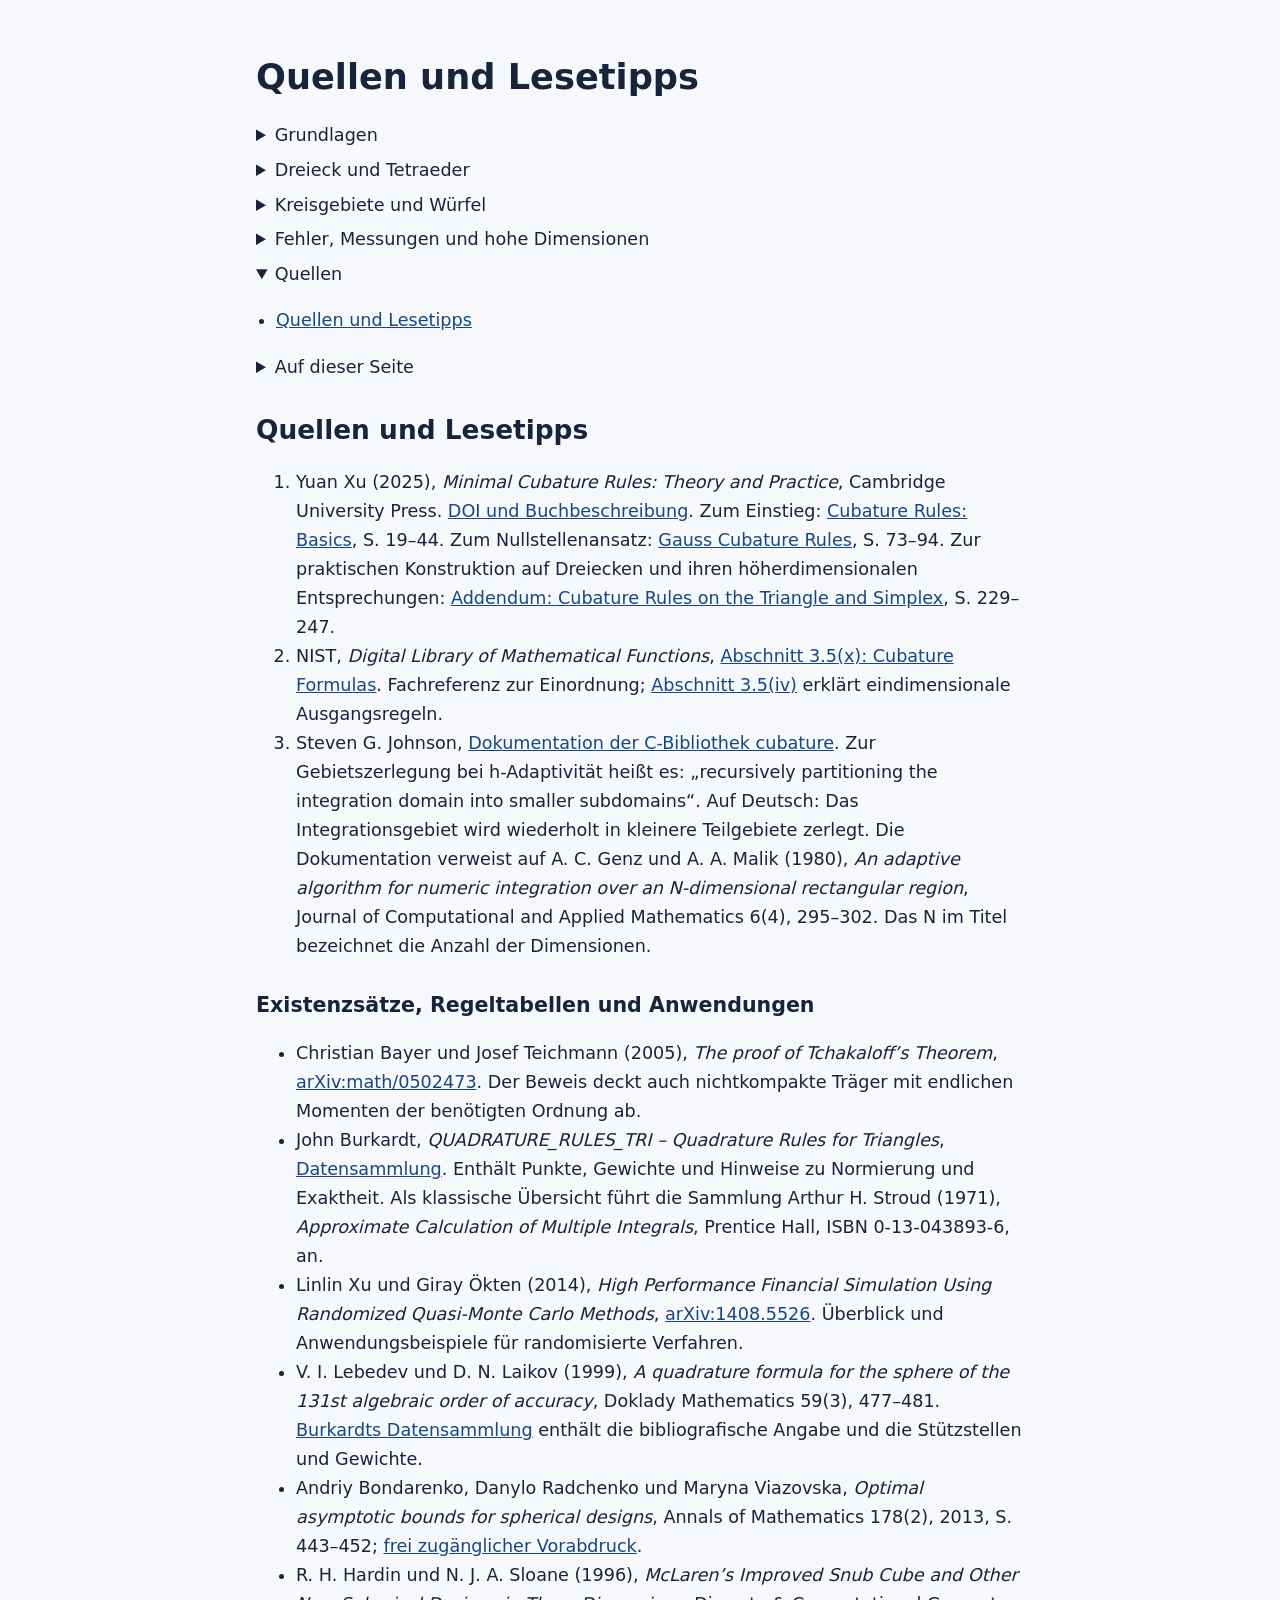
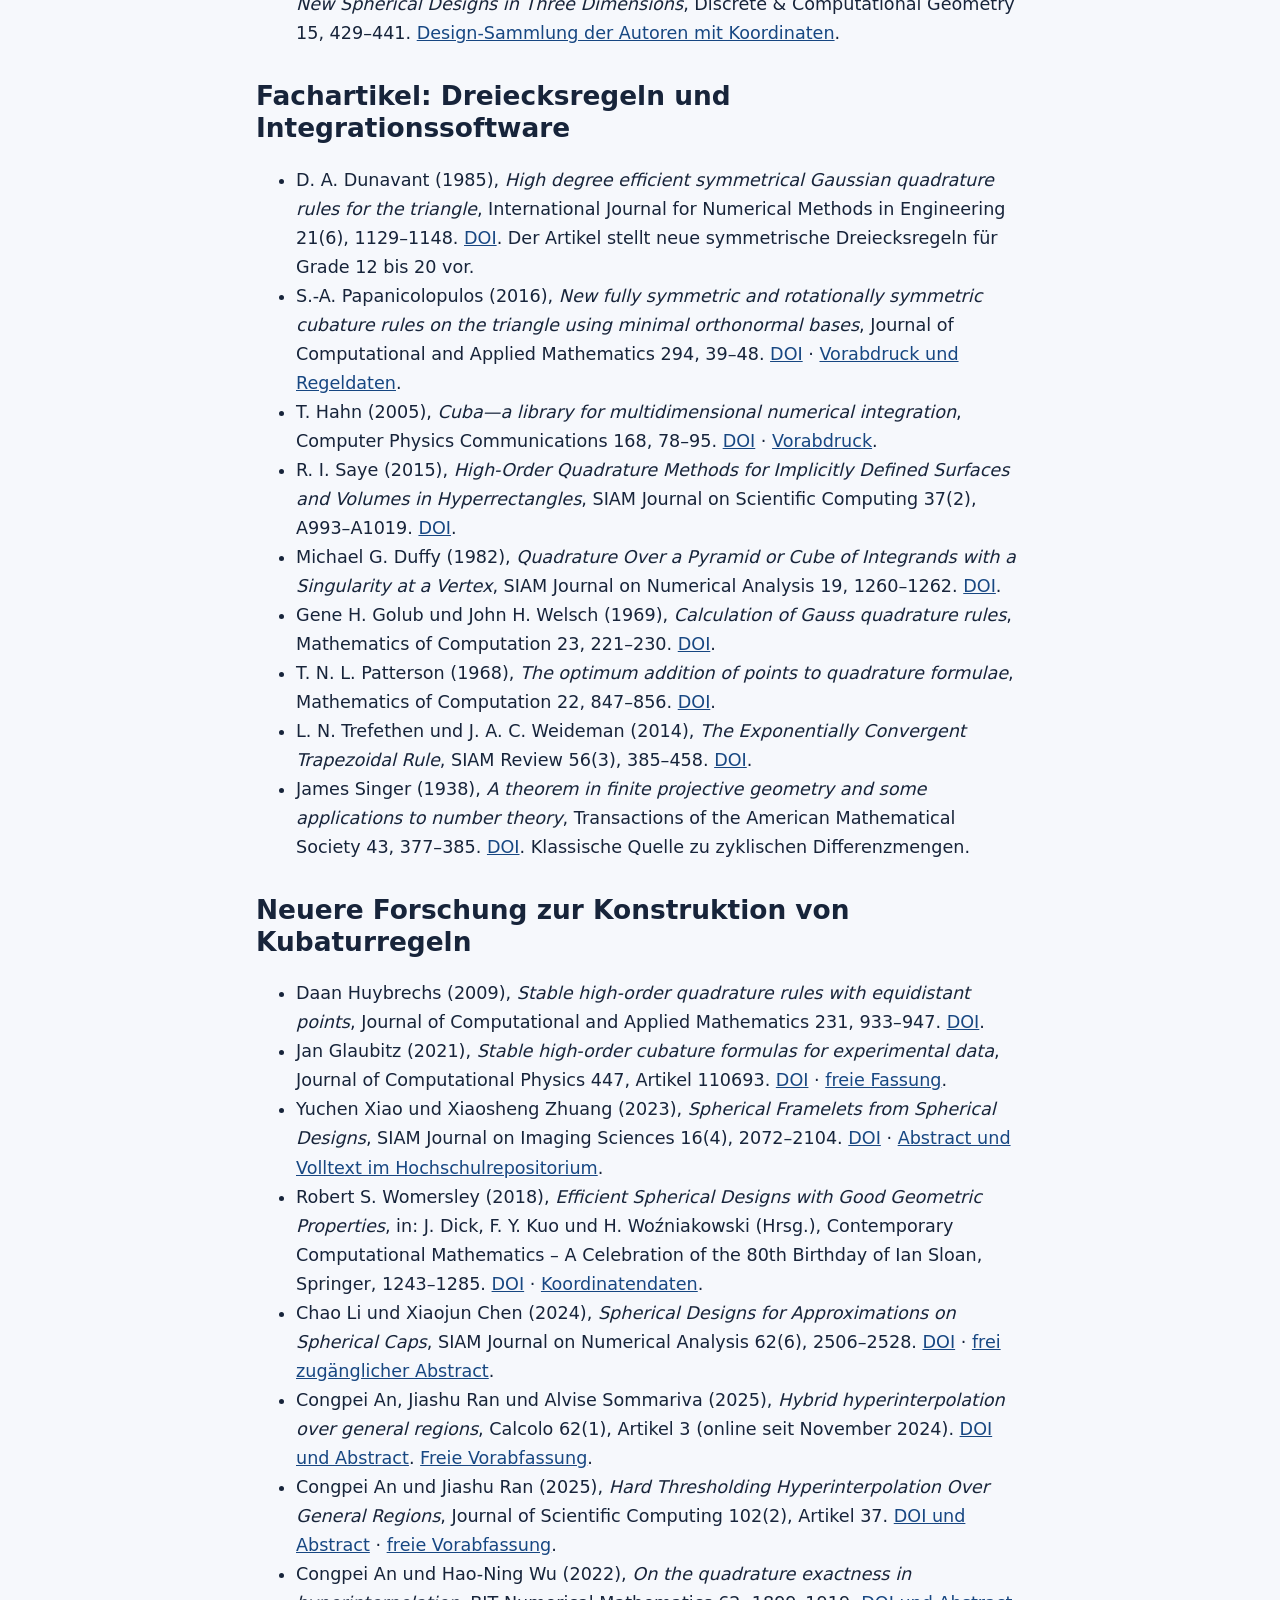
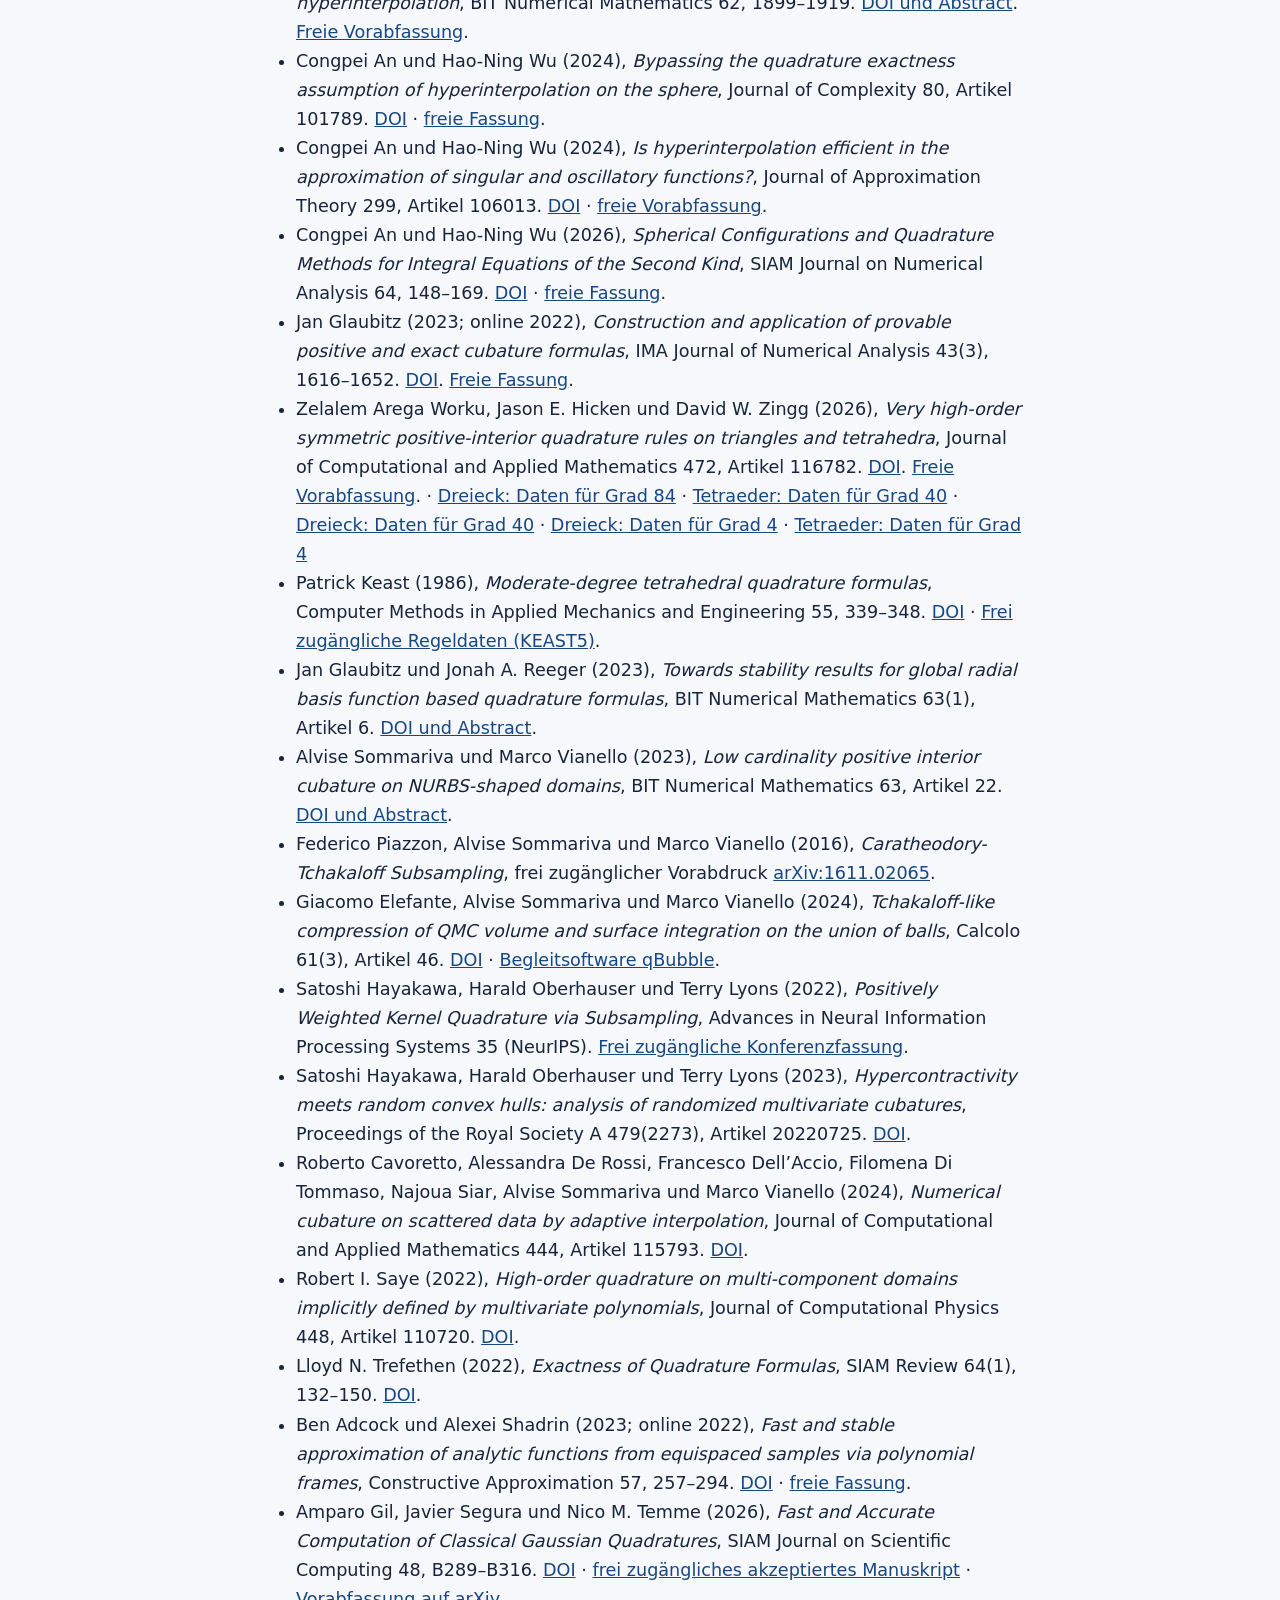
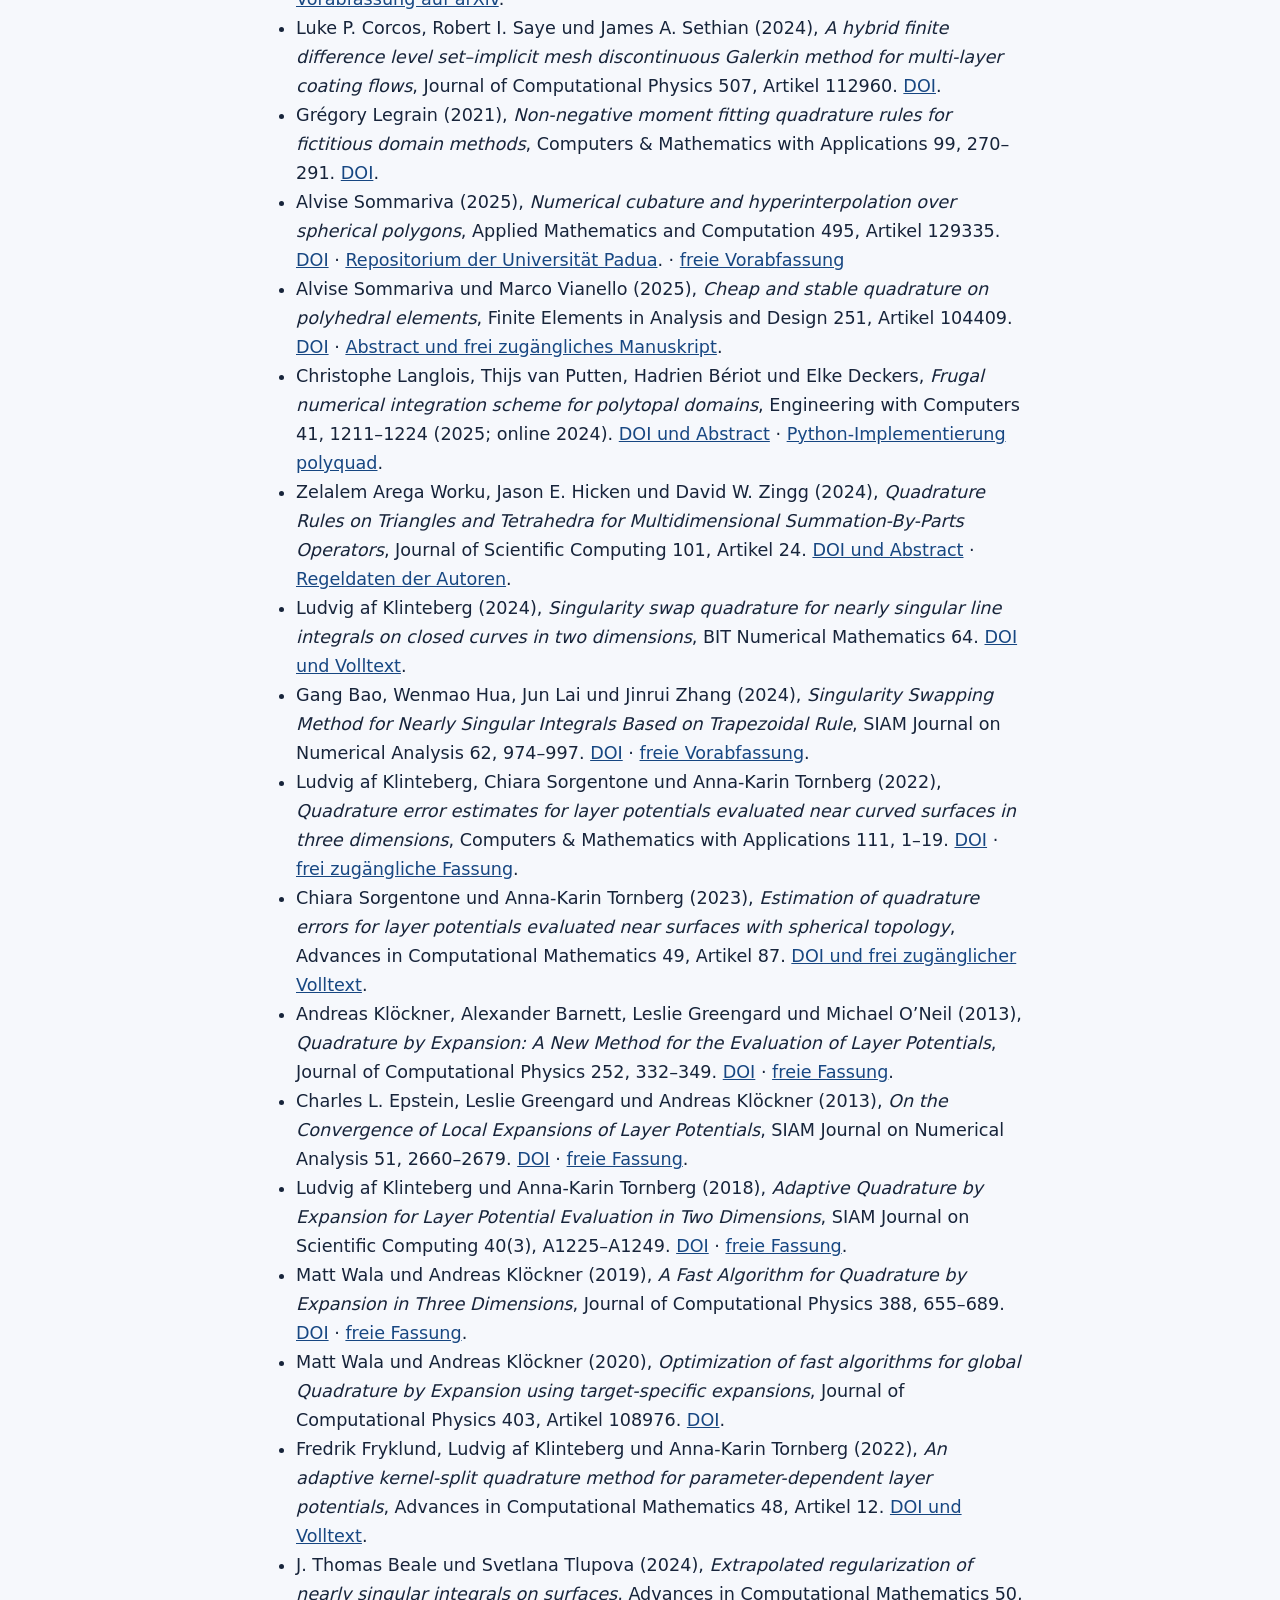
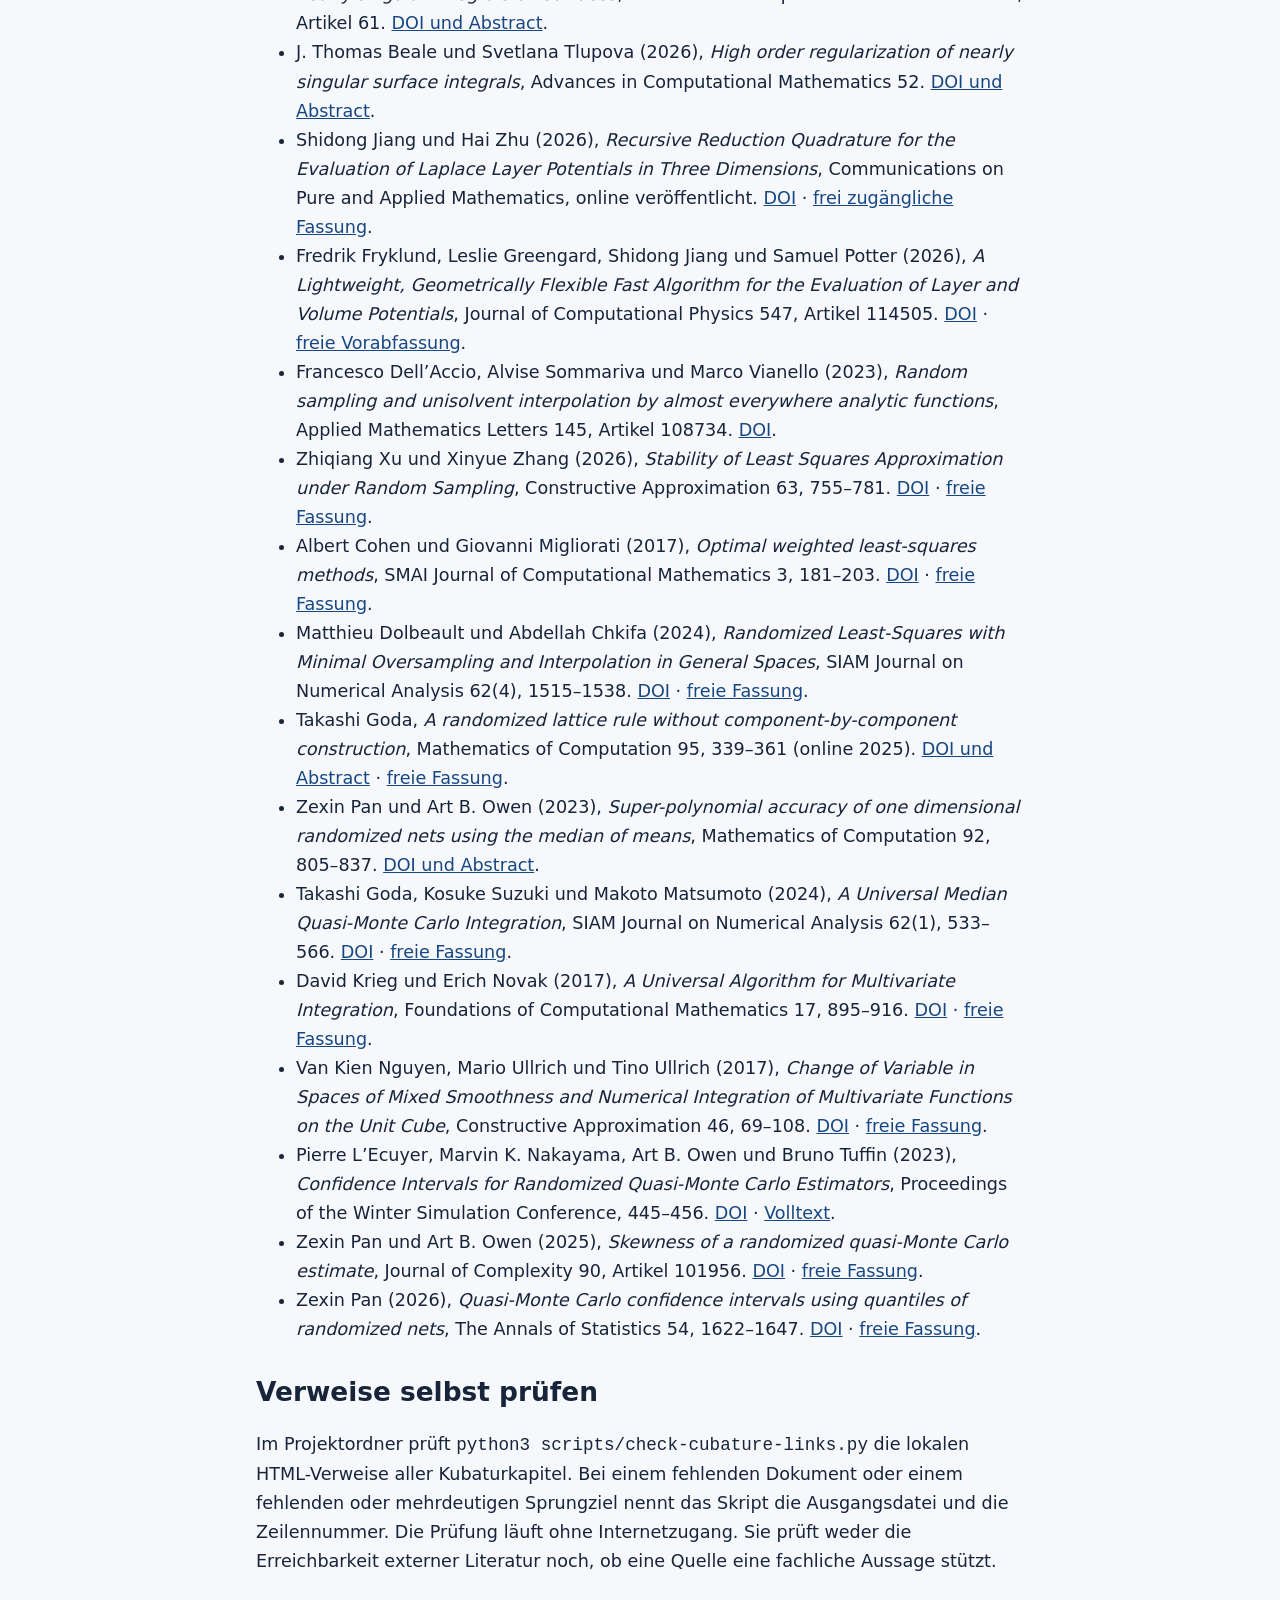
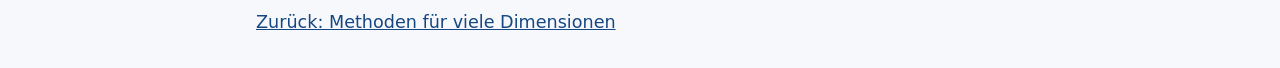
<file: quellen.html>
<!doctype html>
<html lang="de"><head><meta charset="utf-8"><meta name="viewport" content="width=device-width, initial-scale=1"><title>Quellen und Lesetipps | Kubatur</title><link rel="stylesheet" href="kubatur.css"></head><body><main>
<h1>Quellen und Lesetipps</h1>
<nav class="kapitel" aria-label="Lernpfad"><details><summary>Grundlagen</summary><ul><li><a href="index.html">Kubatur: Einstieg und Grundlagen</a></li><li><a href="gauss.html">Gauß-Quadratur</a></li><li><a href="quadrat.html">Quadrat und Rechteck</a></li></ul></details><details><summary>Dreieck und Tetraeder</summary><ul><li><a href="dreieck.html">Dreieck</a></li><li><a href="tetraeder.html">Tetraeder</a></li><li><a href="dreieck-tetraeder.html">Dreieck und Tetraeder: gemeinsame Methoden</a></li></ul></details><details><summary>Kreisgebiete und Würfel</summary><ul><li><a href="kreis.html">Kreisscheibe, Sektor und Viertelring</a></li><li><a href="kreisring.html">Voller Kreisring</a></li><li><a href="wuerfel.html">Würfel und Hyperwürfel</a></li></ul></details><details><summary>Fehler, Messungen und hohe Dimensionen</summary><ul><li><a href="fehler.html">Fehlerschranken und adaptive Kubatur</a></li><li><a href="messungen.html">Kubatur mit Messrauschen</a></li><li><a href="viele-dimensionen.html">Methoden für viele Dimensionen</a></li></ul></details><details open><summary>Quellen</summary><ul><li><a href="quellen.html" aria-current="page">Quellen und Lesetipps</a></li></ul></details></nav>
<nav aria-label="Auf dieser Seite"><details><summary>Auf dieser Seite</summary><ol><li><a href="#quellen-und-lesetipps">Quellen und Lesetipps</a></li><li><a href="#fachartikel">Fachartikel: Dreiecksregeln und Integrationssoftware</a></li><li><a href="#forschung-konstruktion">Neuere Forschung zur Konstruktion von Kubaturregeln</a></li><li><a href="#quellen-pruefen">Verweise selbst prüfen</a></li></ol></details></nav>
<section id="quellen-und-lesetipps"><h2>Quellen und Lesetipps</h2><ol><li id="xu-minimal-cubature">Yuan Xu (2025), <cite>Minimal Cubature Rules: Theory and Practice</cite>, Cambridge University Press. <a href="https://doi.org/10.1017/9781009663939">DOI und Buchbeschreibung</a>. Zum Einstieg: <a href="https://doi.org/10.1017/9781009663939.003">Cubature Rules: Basics</a>, S. 19–44. Zum Nullstellenansatz: <a href="https://doi.org/10.1017/9781009663939.005">Gauss Cubature Rules</a>, S. 73–94. Zur praktischen Konstruktion auf Dreiecken und ihren höherdimensionalen Entsprechungen: <a href="https://doi.org/10.1017/9781009663939.012">Addendum: Cubature Rules on the Triangle and Simplex</a>, S. 229–247.</li><li id="nist">NIST, <cite>Digital Library of Mathematical Functions</cite>, <a href="https://dlmf.nist.gov/3.5#x">Abschnitt 3.5(x): Cubature Formulas</a>. Fachreferenz zur Einordnung; <a href="https://dlmf.nist.gov/3.5#iv">Abschnitt 3.5(iv)</a> erklärt eindimensionale Ausgangsregeln.</li><li>Steven G. Johnson, <a href="https://github.com/stevengj/cubature">Dokumentation der C-Bibliothek cubature</a>. Zur Gebietszerlegung bei h-Adaptivität heißt es: <q lang="en">recursively partitioning the integration domain into smaller subdomains</q>. Auf Deutsch: Das Integrationsgebiet wird wiederholt in kleinere Teilgebiete zerlegt. Die Dokumentation verweist auf A. C. Genz und A. A. Malik (1980), <cite>An adaptive algorithm for numeric integration over an N-dimensional rectangular region</cite>, Journal of Computational and Applied Mathematics 6(4), 295–302. Das N im Titel bezeichnet die Anzahl der Dimensionen.</li></ol><h3>Existenzsätze, Regeltabellen und Anwendungen</h3><ul><li id="tchakaloff-quelle">Christian Bayer und Josef Teichmann (2005), <cite>The proof of Tchakaloff’s Theorem</cite>, <a href="https://arxiv.org/abs/math/0502473">arXiv:math/0502473</a>. Der Beweis deckt auch nichtkompakte Träger mit endlichen Momenten der benötigten Ordnung ab.</li><li id="burkardt-dreieck">John Burkardt, <cite>QUADRATURE_RULES_TRI – Quadrature Rules for Triangles</cite>, <a href="https://people.sc.fsu.edu/~jburkardt/datasets/quadrature_rules_tri/quadrature_rules_tri.html">Datensammlung</a>. Enthält Punkte, Gewichte und Hinweise zu Normierung und Exaktheit. Als klassische Übersicht führt die Sammlung Arthur H. Stroud (1971), <cite>Approximate Calculation of Multiple Integrals</cite>, Prentice Hall, ISBN 0-13-043893-6, an.</li><li id="xu-okten">Linlin Xu und Giray Ökten (2014), <cite>High Performance Financial Simulation Using Randomized Quasi-Monte Carlo Methods</cite>, <a href="https://arxiv.org/abs/1408.5526">arXiv:1408.5526</a>. Überblick und Anwendungsbeispiele für randomisierte Verfahren.</li><li id="lebedev">V. I. Lebedev und D. N. Laikov (1999), <cite>A quadrature formula for the sphere of the 131st algebraic order of accuracy</cite>, Doklady Mathematics 59(3), 477–481. <a href="https://people.sc.fsu.edu/~jburkardt/datasets/sphere_lebedev_rule/sphere_lebedev_rule.html">Burkardts Datensammlung</a> enthält die bibliografische Angabe und die Stützstellen und Gewichte.</li><li id="sphaerische-designs-quelle">Andriy Bondarenko, Danylo Radchenko und Maryna Viazovska, <cite>Optimal asymptotic bounds for spherical designs</cite>, Annals of Mathematics 178(2), 2013, S. 443–452; <a href="https://arxiv.org/abs/1009.4407">frei zugänglicher Vorabdruck</a>.</li><li id="hardin-sloane">R. H. Hardin und N. J. A. Sloane (1996), <cite>McLaren’s Improved Snub Cube and Other New Spherical Designs in Three Dimensions</cite>, Discrete &amp; Computational Geometry 15, 429–441. <a href="https://neilsloane.com/sphdesigns/">Design-Sammlung der Autoren mit Koordinaten</a>.</li></ul></section>
<section id="fachartikel"><h2>Fachartikel: Dreiecksregeln und Integrationssoftware</h2><ul><li id="dunavant">D. A. Dunavant (1985), <cite>High degree efficient symmetrical Gaussian quadrature rules for the triangle</cite>, International Journal for Numerical Methods in Engineering 21(6), 1129–1148. <a href="https://doi.org/10.1002/nme.1620210612">DOI</a>. Der Artikel stellt neue symmetrische Dreiecksregeln für Grade 12 bis 20 vor.</li><li id="papanicolopulos">S.-A. Papanicolopulos (2016), <cite>New fully symmetric and rotationally symmetric cubature rules on the triangle using minimal orthonormal bases</cite>, Journal of Computational and Applied Mathematics 294, 39–48. <a href="https://doi.org/10.1016/j.cam.2015.08.001">DOI</a> · <a href="https://arxiv.org/abs/1411.5631">Vorabdruck und Regeldaten</a>.</li><li id="hahn-cuba">T. Hahn (2005), <cite>Cuba—a library for multidimensional numerical integration</cite>, Computer Physics Communications 168, 78–95. <a href="https://doi.org/10.1016/j.cpc.2005.01.010">DOI</a> · <a href="https://arxiv.org/abs/hep-ph/0404043">Vorabdruck</a>.</li><li id="saye">R. I. Saye (2015), <cite>High-Order Quadrature Methods for Implicitly Defined Surfaces and Volumes in Hyperrectangles</cite>, SIAM Journal on Scientific Computing 37(2), A993–A1019. <a href="https://doi.org/10.1137/140966290">DOI</a>.</li><li id="duffy">Michael G. Duffy (1982), <cite>Quadrature Over a Pyramid or Cube of Integrands with a Singularity at a Vertex</cite>, SIAM Journal on Numerical Analysis 19, 1260–1262. <a href="https://doi.org/10.1137/0719090">DOI</a>.</li><li id="golub-welsch">Gene H. Golub und John H. Welsch (1969), <cite>Calculation of Gauss quadrature rules</cite>, Mathematics of Computation 23, 221–230. <a href="https://doi.org/10.1090/S0025-5718-69-99647-1">DOI</a>.</li><li id="patterson">T. N. L. Patterson (1968), <cite>The optimum addition of points to quadrature formulae</cite>, Mathematics of Computation 22, 847–856. <a href="https://doi.org/10.1090/S0025-5718-68-99866-9">DOI</a>.</li><li id="trefethen-weideman">L. N. Trefethen und J. A. C. Weideman (2014), <cite>The Exponentially Convergent Trapezoidal Rule</cite>, SIAM Review 56(3), 385–458. <a href="https://doi.org/10.1137/130932132">DOI</a>.</li><li id="singer-differenzmengen">James Singer (1938), <cite>A theorem in finite projective geometry and some applications to number theory</cite>, Transactions of the American Mathematical Society 43, 377–385. <a href="https://doi.org/10.1090/S0002-9947-1938-1501951-4">DOI</a>. Klassische Quelle zu zyklischen Differenzmengen.</li></ul></section>
<section id="forschung-konstruktion"><h2>Neuere Forschung zur Konstruktion von Kubaturregeln</h2><ul><li id="huybrechs-aequidistant">Daan Huybrechs (2009), <cite>Stable high-order quadrature rules with equidistant points</cite>, Journal of Computational and Applied Mathematics 231, 933–947. <a href="https://doi.org/10.1016/j.cam.2009.05.018">DOI</a>.</li><li id="glaubitz-messdaten">Jan Glaubitz (2021), <cite>Stable high-order cubature formulas for experimental data</cite>, Journal of Computational Physics 447, Artikel 110693. <a href="https://doi.org/10.1016/j.jcp.2021.110693">DOI</a> · <a href="https://arxiv.org/abs/2009.03452">freie Fassung</a>.</li><li id="xiao-zhuang-framelets">Yuchen Xiao und Xiaosheng Zhuang (2023), <cite>Spherical Framelets from Spherical Designs</cite>, SIAM Journal on Imaging Sciences 16(4), 2072–2104. <a href="https://doi.org/10.1137/22M1542362">DOI</a> · <a href="https://scholars.cityu.edu.hk/en/publications/spherical-framelets-from-spherical-designs/">Abstract und Volltext im Hochschulrepositorium</a>.</li><li id="womersley-kugeldesigns">Robert S. Womersley (2018), <cite>Efficient Spherical Designs with Good Geometric Properties</cite>, in: J. Dick, F. Y. Kuo und H. Woźniakowski (Hrsg.), Contemporary Computational Mathematics – A Celebration of the 80th Birthday of Ian Sloan, Springer, 1243–1285. <a href="https://doi.org/10.1007/978-3-319-72456-0_57">DOI</a> · <a href="https://web.maths.unsw.edu.au/~rsw/Sphere/EffSphDes/">Koordinatendaten</a>.</li><li id="li-chen-kugelkappen">Chao Li und Xiaojun Chen (2024), <cite>Spherical Designs for Approximations on Spherical Caps</cite>, SIAM Journal on Numerical Analysis 62(6), 2506–2528. <a href="https://doi.org/10.1137/23M1555417">DOI</a> · <a href="https://research.polyu.edu.hk/en/publications/spherical-designs-for-approximations-on-spherical-caps/">frei zugänglicher Abstract</a>.</li><li id="an-ran-sommariva-hybrid">Congpei An, Jiashu Ran und Alvise Sommariva (2025), <cite>Hybrid hyperinterpolation over general regions</cite>, Calcolo 62(1), Artikel 3 (online seit November 2024). <a href="https://doi.org/10.1007/s10092-024-00625-w">DOI und Abstract</a>. <a href="https://arxiv.org/abs/2305.05863">Freie Vorabfassung</a>.</li><li id="an-ran-schwellenfilter">Congpei An und Jiashu Ran (2025), <cite>Hard Thresholding Hyperinterpolation Over General Regions</cite>, Journal of Scientific Computing 102(2), Artikel 37. <a href="https://doi.org/10.1007/s10915-024-02754-4">DOI und Abstract</a> · <a href="https://arxiv.org/abs/2209.14634">freie Vorabfassung</a>.</li><li id="an-wu-exaktheit-zwischenstufe">Congpei An und Hao-Ning Wu (2022), <cite>On the quadrature exactness in hyperinterpolation</cite>, BIT Numerical Mathematics 62, 1899–1919. <a href="https://doi.org/10.1007/s10543-022-00935-x">DOI und Abstract</a>. <a href="https://arxiv.org/abs/2202.13691">Freie Vorabfassung</a>.</li><li id="an-wu-hyperinterpolation">Congpei An und Hao-Ning Wu (2024), <cite>Bypassing the quadrature exactness assumption of hyperinterpolation on the sphere</cite>, Journal of Complexity 80, Artikel 101789. <a href="https://doi.org/10.1016/j.jco.2023.101789">DOI</a> · <a href="https://arxiv.org/abs/2209.11012">freie Fassung</a>.</li><li id="an-wu-produkt-hyperinterpolation">Congpei An und Hao-Ning Wu (2024), <cite>Is hyperinterpolation efficient in the approximation of singular and oscillatory functions?</cite>, Journal of Approximation Theory 299, Artikel 106013. <a href="https://doi.org/10.1016/j.jat.2023.106013">DOI</a> · <a href="https://arxiv.org/abs/2205.08218">freie Vorabfassung</a>.</li><li id="an-wu-kugelflaeche">Congpei An und Hao-Ning Wu (2026), <cite>Spherical Configurations and Quadrature Methods for Integral Equations of the Second Kind</cite>, SIAM Journal on Numerical Analysis 64, 148–169. <a href="https://doi.org/10.1137/24M1688370">DOI</a> · <a href="https://arxiv.org/abs/2408.14392">freie Fassung</a>.</li><li id="glaubitz-positive-kubatur">Jan Glaubitz (2023; online 2022), <cite>Construction and application of provable positive and exact cubature formulas</cite>, IMA Journal of Numerical Analysis 43(3), 1616–1652. <a href="https://doi.org/10.1093/imanum/drac017">DOI</a>. <a href="https://arxiv.org/abs/2108.02848v3">Freie Fassung</a>.</li><li id="worku-positive-interior">Zelalem Arega Worku, Jason E. Hicken und David W. Zingg (2026), <cite>Very high-order symmetric positive-interior quadrature rules on triangles and tetrahedra</cite>, Journal of Computational and Applied Mathematics 472, Artikel 116782. <a href="https://doi.org/10.1016/j.cam.2025.116782">DOI</a>. <a href="https://arxiv.org/abs/2409.02027">Freie Vorabfassung</a>. · <a id="worku-daten-dreieck" href="https://github.com/OptimalDesignLab/SummationByParts.jl/blob/9d2a6e7aa8a34d18e568a60052870307ac9d6321/pi_quadrature_data/tri/expanded/tri_q84_n1261_ext.dat">Dreieck: Daten für Grad 84</a> · <a id="worku-daten-tetraeder" href="https://github.com/OptimalDesignLab/SummationByParts.jl/blob/9d2a6e7aa8a34d18e568a60052870307ac9d6321/pi_quadrature_data/tet/expanded/tet_q40_n3815_ext.dat">Tetraeder: Daten für Grad 40</a> · <a id="worku-daten-dreieck-grad40" href="https://github.com/OptimalDesignLab/SummationByParts.jl/blob/9d2a6e7aa8a34d18e568a60052870307ac9d6321/pi_quadrature_data/tri/expanded/tri_q40_n292_ext.dat">Dreieck: Daten für Grad 40</a> · <a id="worku-daten-dreieck-grad4" href="https://github.com/OptimalDesignLab/SummationByParts.jl/blob/9d2a6e7aa8a34d18e568a60052870307ac9d6321/pi_quadrature_data/tri/expanded/tri_q4_n6_ext.dat">Dreieck: Daten für Grad 4</a> · <a id="worku-daten-tetraeder-grad4" href="https://raw.githubusercontent.com/OptimalDesignLab/SummationByParts.jl/9d2a6e7aa8a34d18e568a60052870307ac9d6321/pi_quadrature_data/tet/expanded/tet_q4_n14_ext.dat">Tetraeder: Daten für Grad 4</a></li><li id="keast-1986">Patrick Keast (1986), <cite>Moderate-degree tetrahedral quadrature formulas</cite>, Computer Methods in Applied Mechanics and Engineering 55, 339–348. <a href="https://doi.org/10.1016/0045-7825(86)90059-9">DOI</a> · <a href="https://people.math.sc.edu/Burkardt/datasets/quadrature_rules_tet/quadrature_rules_tet.html">Frei zugängliche Regeldaten (KEAST5)</a>.</li><li id="glaubitz-reeger">Jan Glaubitz und Jonah A. Reeger (2023), <cite>Towards stability results for global radial basis function based quadrature formulas</cite>, BIT Numerical Mathematics 63(1), Artikel 6. <a href="https://doi.org/10.1007/s10543-023-00956-0">DOI und Abstract</a>.</li><li id="sommariva-nurbs">Alvise Sommariva und Marco Vianello (2023), <cite>Low cardinality positive interior cubature on NURBS-shaped domains</cite>, BIT Numerical Mathematics 63, Artikel 22. <a href="https://doi.org/10.1007/s10543-023-00958-y">DOI und Abstract</a>.</li><li id="catch-subsampling">Federico Piazzon, Alvise Sommariva und Marco Vianello (2016), <cite>Caratheodory-Tchakaloff Subsampling</cite>, frei zugänglicher Vorabdruck <a href="https://doi.org/10.48550/arXiv.1611.02065">arXiv:1611.02065</a>.</li><li id="elefante-qbubble">Giacomo Elefante, Alvise Sommariva und Marco Vianello (2024), <cite>Tchakaloff-like compression of QMC volume and surface integration on the union of balls</cite>, Calcolo 61(3), Artikel 46. <a href="https://doi.org/10.1007/s10092-024-00587-z">DOI</a> · <a href="https://github.com/alvisesommariva/qBubble">Begleitsoftware qBubble</a>.</li><li id="hayakawa-kernel">Satoshi Hayakawa, Harald Oberhauser und Terry Lyons (2022), <cite>Positively Weighted Kernel Quadrature via Subsampling</cite>, Advances in Neural Information Processing Systems 35 (NeurIPS). <a href="https://arxiv.org/abs/2107.09597">Frei zugängliche Konferenzfassung</a>.</li><li id="hayakawa-konvexe-huellen">Satoshi Hayakawa, Harald Oberhauser und Terry Lyons (2023), <cite>Hypercontractivity meets random convex hulls: analysis of randomized multivariate cubatures</cite>, Proceedings of the Royal Society A 479(2273), Artikel 20220725. <a href="https://doi.org/10.1098/rspa.2022.0725">DOI</a>.</li><li id="cavoretto-adaptiv">Roberto Cavoretto, Alessandra De Rossi, Francesco Dell’Accio, Filomena Di Tommaso, Najoua Siar, Alvise Sommariva und Marco Vianello (2024), <cite>Numerical cubature on scattered data by adaptive interpolation</cite>, Journal of Computational and Applied Mathematics 444, Artikel 115793. <a href="https://doi.org/10.1016/j.cam.2024.115793">DOI</a>.</li><li id="saye-mehrkomponenten">Robert I. Saye (2022), <cite>High-order quadrature on multi-component domains implicitly defined by multivariate polynomials</cite>, Journal of Computational Physics 448, Artikel 110720. <a href="https://doi.org/10.1016/j.jcp.2021.110720">DOI</a>.</li><li id="trefethen-exaktheit">Lloyd N. Trefethen (2022), <cite>Exactness of Quadrature Formulas</cite>, SIAM Review 64(1), 132–150. <a href="https://doi.org/10.1137/20M1389522">DOI</a>.</li><li id="adcock-shadrin-frames">Ben Adcock und Alexei Shadrin (2023; online 2022), <cite>Fast and stable approximation of analytic functions from equispaced samples via polynomial frames</cite>, Constructive Approximation 57, 257–294. <a href="https://doi.org/10.1007/s00365-022-09593-2">DOI</a> · <a href="https://arxiv.org/abs/2110.03755v2">freie Fassung</a>.</li><li id="gil-segura-temme">Amparo Gil, Javier Segura und Nico M. Temme (2026), <cite>Fast and Accurate Computation of Classical Gaussian Quadratures</cite>, SIAM Journal on Scientific Computing 48, B289–B316. <a href="https://doi.org/10.1137/25M1755448">DOI</a> · <a href="https://hdl.handle.net/10902/40599">frei zugängliches akzeptiertes Manuskript</a> · <a href="https://arxiv.org/abs/2509.16716v2">Vorabfassung auf arXiv</a>.</li><li id="corcos-beschichtungen">Luke P. Corcos, Robert I. Saye und James A. Sethian (2024), <cite>A hybrid finite difference level set–implicit mesh discontinuous Galerkin method for multi-layer coating flows</cite>, Journal of Computational Physics 507, Artikel 112960. <a href="https://doi.org/10.1016/j.jcp.2024.112960">DOI</a>.</li><li id="legrain-momentabgleich">Grégory Legrain (2021), <cite>Non-negative moment fitting quadrature rules for fictitious domain methods</cite>, Computers &amp; Mathematics with Applications 99, 270–291. <a href="https://doi.org/10.1016/j.camwa.2021.07.019">DOI</a>.</li><li id="sommariva-sphaerische-polygone">Alvise Sommariva (2025), <cite>Numerical cubature and hyperinterpolation over spherical polygons</cite>, Applied Mathematics and Computation 495, Artikel 129335. <a href="https://doi.org/10.1016/j.amc.2025.129335">DOI</a> · <a href="https://www.research.unipd.it/handle/11577/3547578">Repositorium der Universität Padua</a>. · <a href="https://arxiv.org/html/2403.05733v1">freie Vorabfassung</a></li><li id="sommariva-vianello-polyeder">Alvise Sommariva und Marco Vianello (2025), <cite>Cheap and stable quadrature on polyhedral elements</cite>, Finite Elements in Analysis and Design 251, Artikel 104409. <a href="https://doi.org/10.1016/j.finel.2025.104409">DOI</a> · <a href="https://hdl.handle.net/11577/3561566">Abstract und frei zugängliches Manuskript</a>.</li><li id="langlois-polyquad">Christophe Langlois, Thijs van Putten, Hadrien Bériot und Elke Deckers, <cite>Frugal numerical integration scheme for polytopal domains</cite>, Engineering with Computers 41, 1211–1224 (2025; online 2024). <a href="https://doi.org/10.1007/s00366-024-02080-1">DOI und Abstract</a> · <a href="https://github.com/LMSD-KULeuven/polyquad">Python-Implementierung polyquad</a>.</li><li id="worku-sbp">Zelalem Arega Worku, Jason E. Hicken und David W. Zingg (2024), <cite>Quadrature Rules on Triangles and Tetrahedra for Multidimensional Summation-By-Parts Operators</cite>, Journal of Scientific Computing 101, Artikel 24. <a href="https://doi.org/10.1007/s10915-024-02656-5">DOI und Abstract</a> · <a href="https://github.com/OptimalDesignLab/SummationByParts.jl/tree/zw_v0.2.0/quadrature_data">Regeldaten der Autoren</a>.</li><li id="klinteberg-singularity-swap">Ludvig af Klinteberg (2024), <cite>Singularity swap quadrature for nearly singular line integrals on closed curves in two dimensions</cite>, BIT Numerical Mathematics 64. <a href="https://doi.org/10.1007/s10543-024-01013-0">DOI und Volltext</a>.</li><li id="bao-singularity-swap">Gang Bao, Wenmao Hua, Jun Lai und Jinrui Zhang (2024), <cite>Singularity Swapping Method for Nearly Singular Integrals Based on Trapezoidal Rule</cite>, SIAM Journal on Numerical Analysis 62, 974–997. <a href="https://doi.org/10.1137/23M1571666">DOI</a> · <a href="https://arxiv.org/abs/2305.05855">freie Vorabfassung</a>.</li><li id="klinteberg-flaechenfehler">Ludvig af Klinteberg, Chiara Sorgentone und Anna-Karin Tornberg (2022), <cite>Quadrature error estimates for layer potentials evaluated near curved surfaces in three dimensions</cite>, Computers &amp; Mathematics with Applications 111, 1–19. <a href="https://doi.org/10.1016/j.camwa.2022.02.001">DOI</a> · <a href="https://arxiv.org/abs/2012.06870v2">frei zugängliche Fassung</a>.</li><li id="sorgentone-tornberg-pole">Chiara Sorgentone und Anna-Karin Tornberg (2023), <cite>Estimation of quadrature errors for layer potentials evaluated near surfaces with spherical topology</cite>, Advances in Computational Mathematics 49, Artikel 87. <a href="https://doi.org/10.1007/s10444-023-10083-7">DOI und frei zugänglicher Volltext</a>.</li><li id="qbx">Andreas Klöckner, Alexander Barnett, Leslie Greengard und Michael O’Neil (2013), <cite>Quadrature by Expansion: A New Method for the Evaluation of Layer Potentials</cite>, Journal of Computational Physics 252, 332–349. <a href="https://doi.org/10.1016/j.jcp.2013.06.027">DOI</a> · <a href="https://arxiv.org/abs/1207.4461v2">freie Fassung</a>.</li><li id="qbx-konvergenz">Charles L. Epstein, Leslie Greengard und Andreas Klöckner (2013), <cite>On the Convergence of Local Expansions of Layer Potentials</cite>, SIAM Journal on Numerical Analysis 51, 2660–2679. <a href="https://doi.org/10.1137/120902859">DOI</a> · <a href="https://arxiv.org/abs/1212.3868v2">freie Fassung</a>.</li><li id="qbx-adaptiv">Ludvig af Klinteberg und Anna-Karin Tornberg (2018), <cite>Adaptive Quadrature by Expansion for Layer Potential Evaluation in Two Dimensions</cite>, SIAM Journal on Scientific Computing 40(3), A1225–A1249. <a href="https://doi.org/10.1137/17M1121615">DOI</a> · <a href="https://arxiv.org/abs/1704.02219">freie Fassung</a>.</li><li id="qbx-drei-dimensionen">Matt Wala und Andreas Klöckner (2019), <cite>A Fast Algorithm for Quadrature by Expansion in Three Dimensions</cite>, Journal of Computational Physics 388, 655–689. <a href="https://doi.org/10.1016/j.jcp.2019.03.024">DOI</a> · <a href="https://arxiv.org/abs/1805.06106v4">freie Fassung</a>.</li><li id="qbx-zielpunkt">Matt Wala und Andreas Klöckner (2020), <cite>Optimization of fast algorithms for global Quadrature by Expansion using target-specific expansions</cite>, Journal of Computational Physics 403, Artikel 108976. <a href="https://doi.org/10.1016/j.jcp.2019.108976">DOI</a>.</li><li id="fryklund-kernel-split">Fredrik Fryklund, Ludvig af Klinteberg und Anna-Karin Tornberg (2022), <cite>An adaptive kernel-split quadrature method for parameter-dependent layer potentials</cite>, Advances in Computational Mathematics 48, Artikel 12. <a href="https://doi.org/10.1007/s10444-022-09927-5">DOI und Volltext</a>.</li><li id="beale-tlupova">J. Thomas Beale und Svetlana Tlupova (2024), <cite>Extrapolated regularization of nearly singular integrals on surfaces</cite>, Advances in Computational Mathematics 50, Artikel 61. <a href="https://doi.org/10.1007/s10444-024-10161-4">DOI und Abstract</a>.</li><li id="beale-tlupova-direkt">J. Thomas Beale und Svetlana Tlupova (2026), <cite>High order regularization of nearly singular surface integrals</cite>, Advances in Computational Mathematics 52. <a href="https://doi.org/10.1007/s10444-026-10344-1">DOI und Abstract</a>.</li><li id="jiang-zhu-reduktion">Shidong Jiang und Hai Zhu (2026), <cite>Recursive Reduction Quadrature for the Evaluation of Laplace Layer Potentials in Three Dimensions</cite>, Communications on Pure and Applied Mathematics, online veröffentlicht. <a href="https://doi.org/10.1002/cpa.70057">DOI</a> · <a href="https://arxiv.org/abs/2411.08342v3">frei zugängliche Fassung</a>.</li><li id="fryklund-volumen-rand">Fredrik Fryklund, Leslie Greengard, Shidong Jiang und Samuel Potter (2026), <cite>A Lightweight, Geometrically Flexible Fast Algorithm for the Evaluation of Layer and Volume Potentials</cite>, Journal of Computational Physics 547, Artikel 114505. <a href="https://doi.org/10.1016/j.jcp.2025.114505">DOI</a> · <a href="https://arxiv.org/abs/2409.11998">freie Vorabfassung</a>.</li><li id="dellaccio-zufallspunkte">Francesco Dell’Accio, Alvise Sommariva und Marco Vianello (2023), <cite>Random sampling and unisolvent interpolation by almost everywhere analytic functions</cite>, Applied Mathematics Letters 145, Artikel 108734. <a href="https://doi.org/10.1016/j.aml.2023.108734">DOI</a>.</li><li id="xu-zhang-stabilitaet">Zhiqiang Xu und Xinyue Zhang (2026), <cite>Stability of Least Squares Approximation under Random Sampling</cite>, Constructive Approximation 63, 755–781. <a href="https://doi.org/10.1007/s00365-026-09735-w">DOI</a> · <a href="https://arxiv.org/abs/2407.10221">freie Fassung</a>.</li><li id="cohen-migliorati">Albert Cohen und Giovanni Migliorati (2017), <cite>Optimal weighted least-squares methods</cite>, SMAI Journal of Computational Mathematics 3, 181–203. <a href="https://doi.org/10.5802/smai-jcm.24">DOI</a> · <a href="https://arxiv.org/abs/1608.00512">freie Fassung</a>.</li><li id="dolbeault-chkifa">Matthieu Dolbeault und Abdellah Chkifa (2024), <cite>Randomized Least-Squares with Minimal Oversampling and Interpolation in General Spaces</cite>, SIAM Journal on Numerical Analysis 62(4), 1515–1538. <a href="https://doi.org/10.1137/23M160178X">DOI</a> · <a href="https://arxiv.org/abs/2306.07435">freie Fassung</a>.</li><li id="goda-zufallsgitter">Takashi Goda, <cite>A randomized lattice rule without component-by-component construction</cite>, Mathematics of Computation 95, 339–361 (online 2025). <a href="https://doi.org/10.1090/mcom/4051">DOI und Abstract</a> · <a href="https://arxiv.org/abs/2403.02660">freie Fassung</a>.</li><li id="pan-owen-median">Zexin Pan und Art B. Owen (2023), <cite>Super-polynomial accuracy of one dimensional randomized nets using the median of means</cite>, Mathematics of Computation 92, 805–837. <a href="https://doi.org/10.1090/mcom/3791">DOI und Abstract</a>.</li><li id="median-qmc">Takashi Goda, Kosuke Suzuki und Makoto Matsumoto (2024), <cite>A Universal Median Quasi-Monte Carlo Integration</cite>, SIAM Journal on Numerical Analysis 62(1), 533–566. <a href="https://doi.org/10.1137/22M1525077">DOI</a> · <a href="https://arxiv.org/abs/2209.13186v4">freie Fassung</a>.</li><li id="krieg-novak-frolov">David Krieg und Erich Novak (2017), <cite>A Universal Algorithm for Multivariate Integration</cite>, Foundations of Computational Mathematics 17, 895–916. <a href="https://doi.org/10.1007/s10208-016-9307-y">DOI</a> · <a href="https://arxiv.org/abs/1507.06853">freie Fassung</a>.</li>
<li id="nguyen-ullrich-frolov">Van Kien Nguyen, Mario Ullrich und Tino Ullrich (2017), <cite>Change of Variable in Spaces of Mixed Smoothness and Numerical Integration of Multivariate Functions on the Unit Cube</cite>, Constructive Approximation 46, 69–108. <a href="https://doi.org/10.1007/s00365-017-9371-9">DOI</a> · <a href="https://arxiv.org/abs/1511.02036">freie Fassung</a>.</li>
<li id="lecuyer-rqmc-intervalle">Pierre L’Ecuyer, Marvin K. Nakayama, Art B. Owen und Bruno Tuffin (2023), <cite>Confidence Intervals for Randomized Quasi-Monte Carlo Estimators</cite>, Proceedings of the Winter Simulation Conference, 445–456. <a href="https://doi.org/10.1109/WSC60868.2023.10408613">DOI</a> · <a href="https://www.informs-sim.org/wsc23papers/037.pdf">Volltext</a>.</li><li id="pan-owen-schiefe">Zexin Pan und Art B. Owen (2025), <cite>Skewness of a randomized quasi-Monte Carlo estimate</cite>, Journal of Complexity 90, Artikel 101956. <a href="https://doi.org/10.1016/j.jco.2025.101956">DOI</a> · <a href="https://arxiv.org/abs/2405.06136">freie Fassung</a>.</li><li id="pan-qmc-intervalle">Zexin Pan (2026), <cite>Quasi-Monte Carlo confidence intervals using quantiles of randomized nets</cite>, The Annals of Statistics 54, 1622–1647. <a href="https://doi.org/10.1214/26-aos2631">DOI</a> · <a href="https://arxiv.org/abs/2504.19138">freie Fassung</a>.</li></ul></section>
<section id="quellen-pruefen"><h2>Verweise selbst prüfen</h2><p>Im Projektordner prüft <code>python3 scripts/check-cubature-links.py</code> die lokalen HTML-Verweise aller Kubaturkapitel. Bei einem fehlenden Dokument oder einem fehlenden oder mehrdeutigen Sprungziel nennt das Skript die Ausgangsdatei und die Zeilennummer. Die Prüfung läuft ohne Internetzugang. Sie prüft weder die Erreichbarkeit externer Literatur noch, ob eine Quelle eine fachliche Aussage stützt.</p></section>
<nav aria-label="Benachbarte Kapitel"><a href="viele-dimensionen.html">Zurück: Methoden für viele Dimensionen</a></nav></main></body></html>
</file>
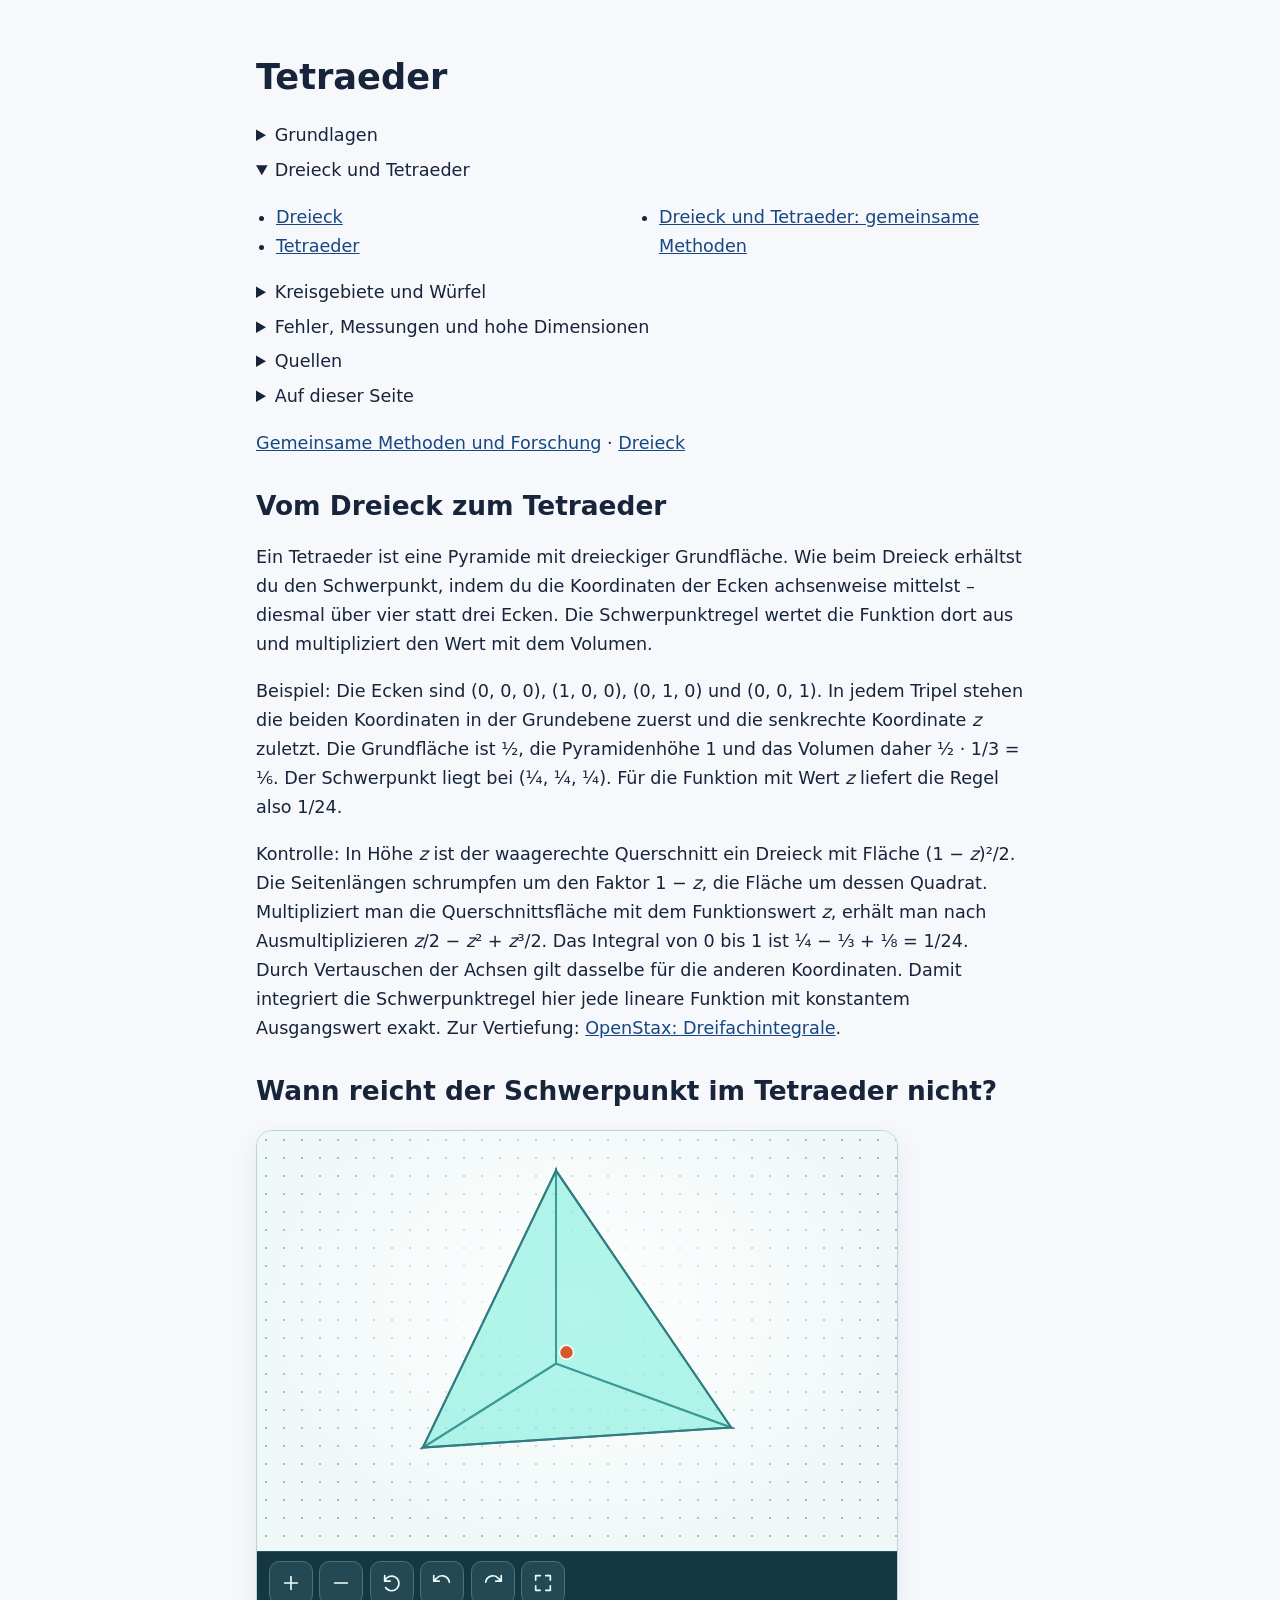
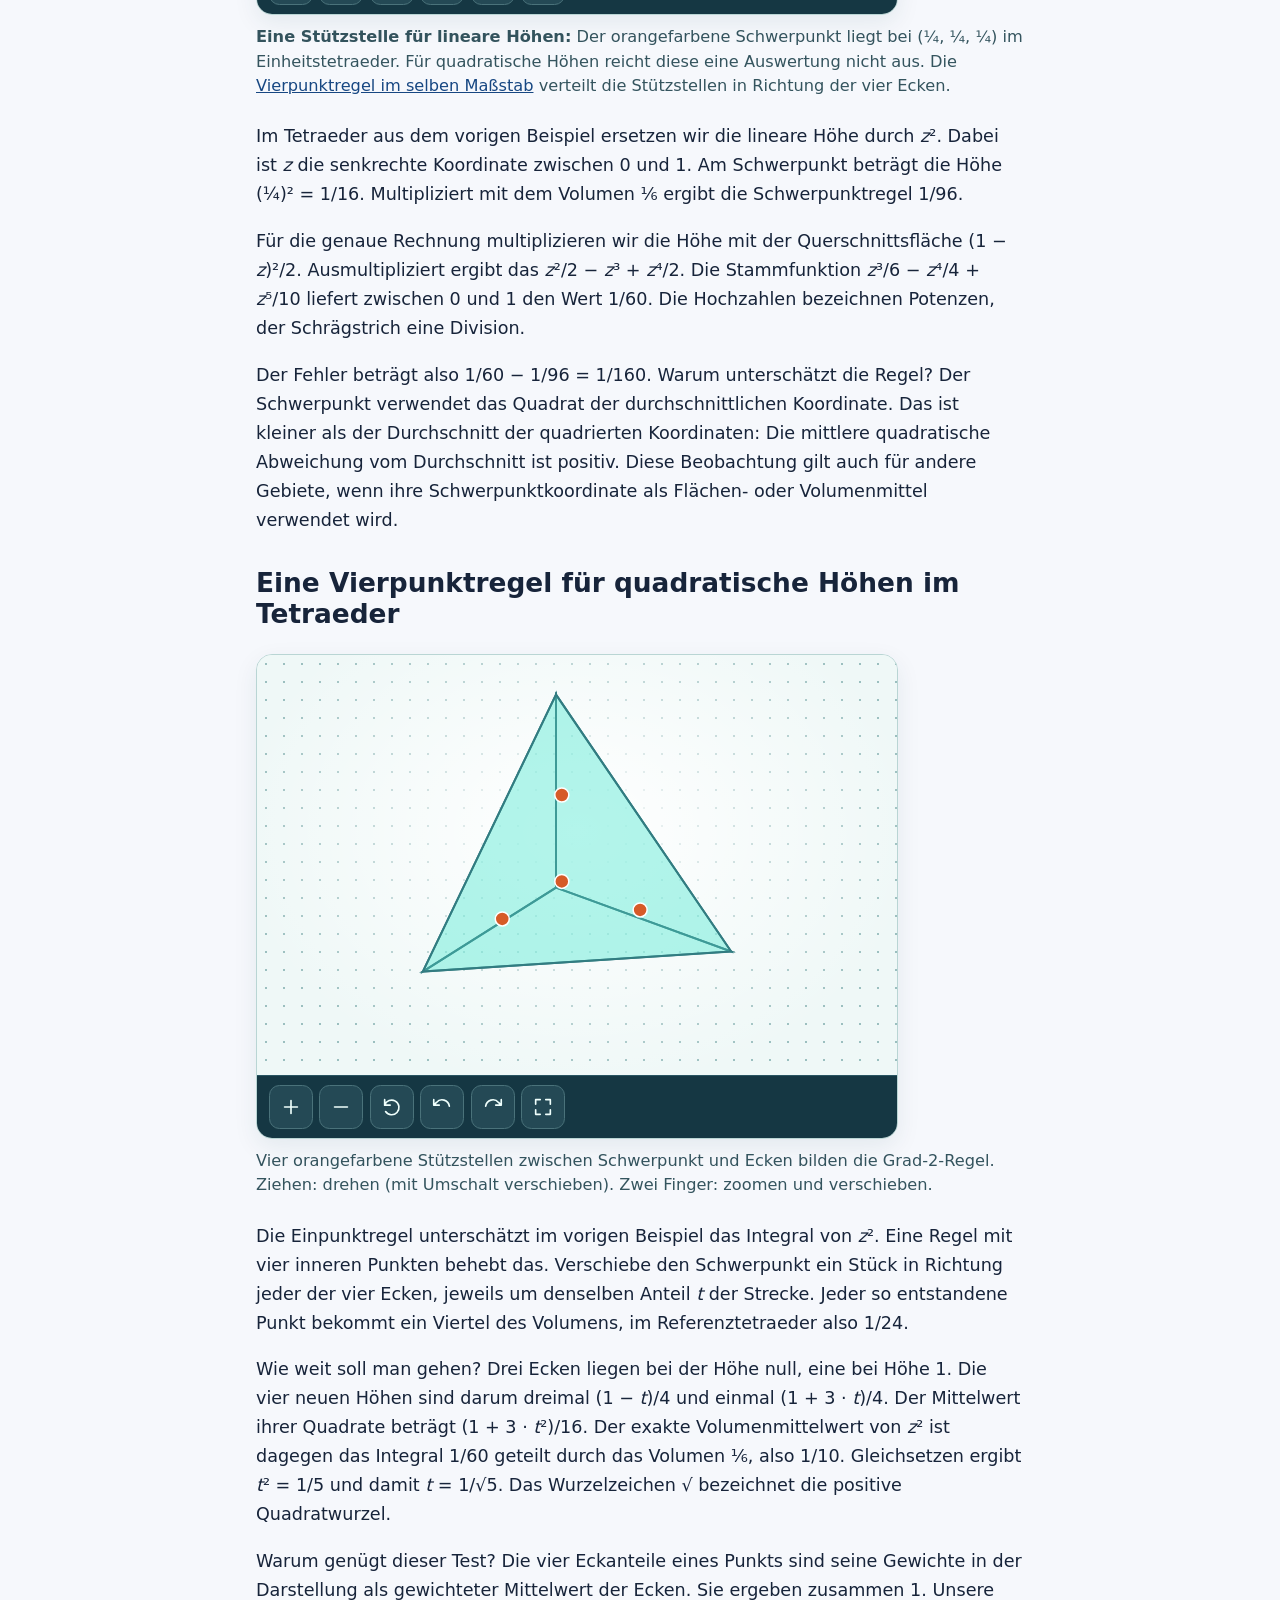
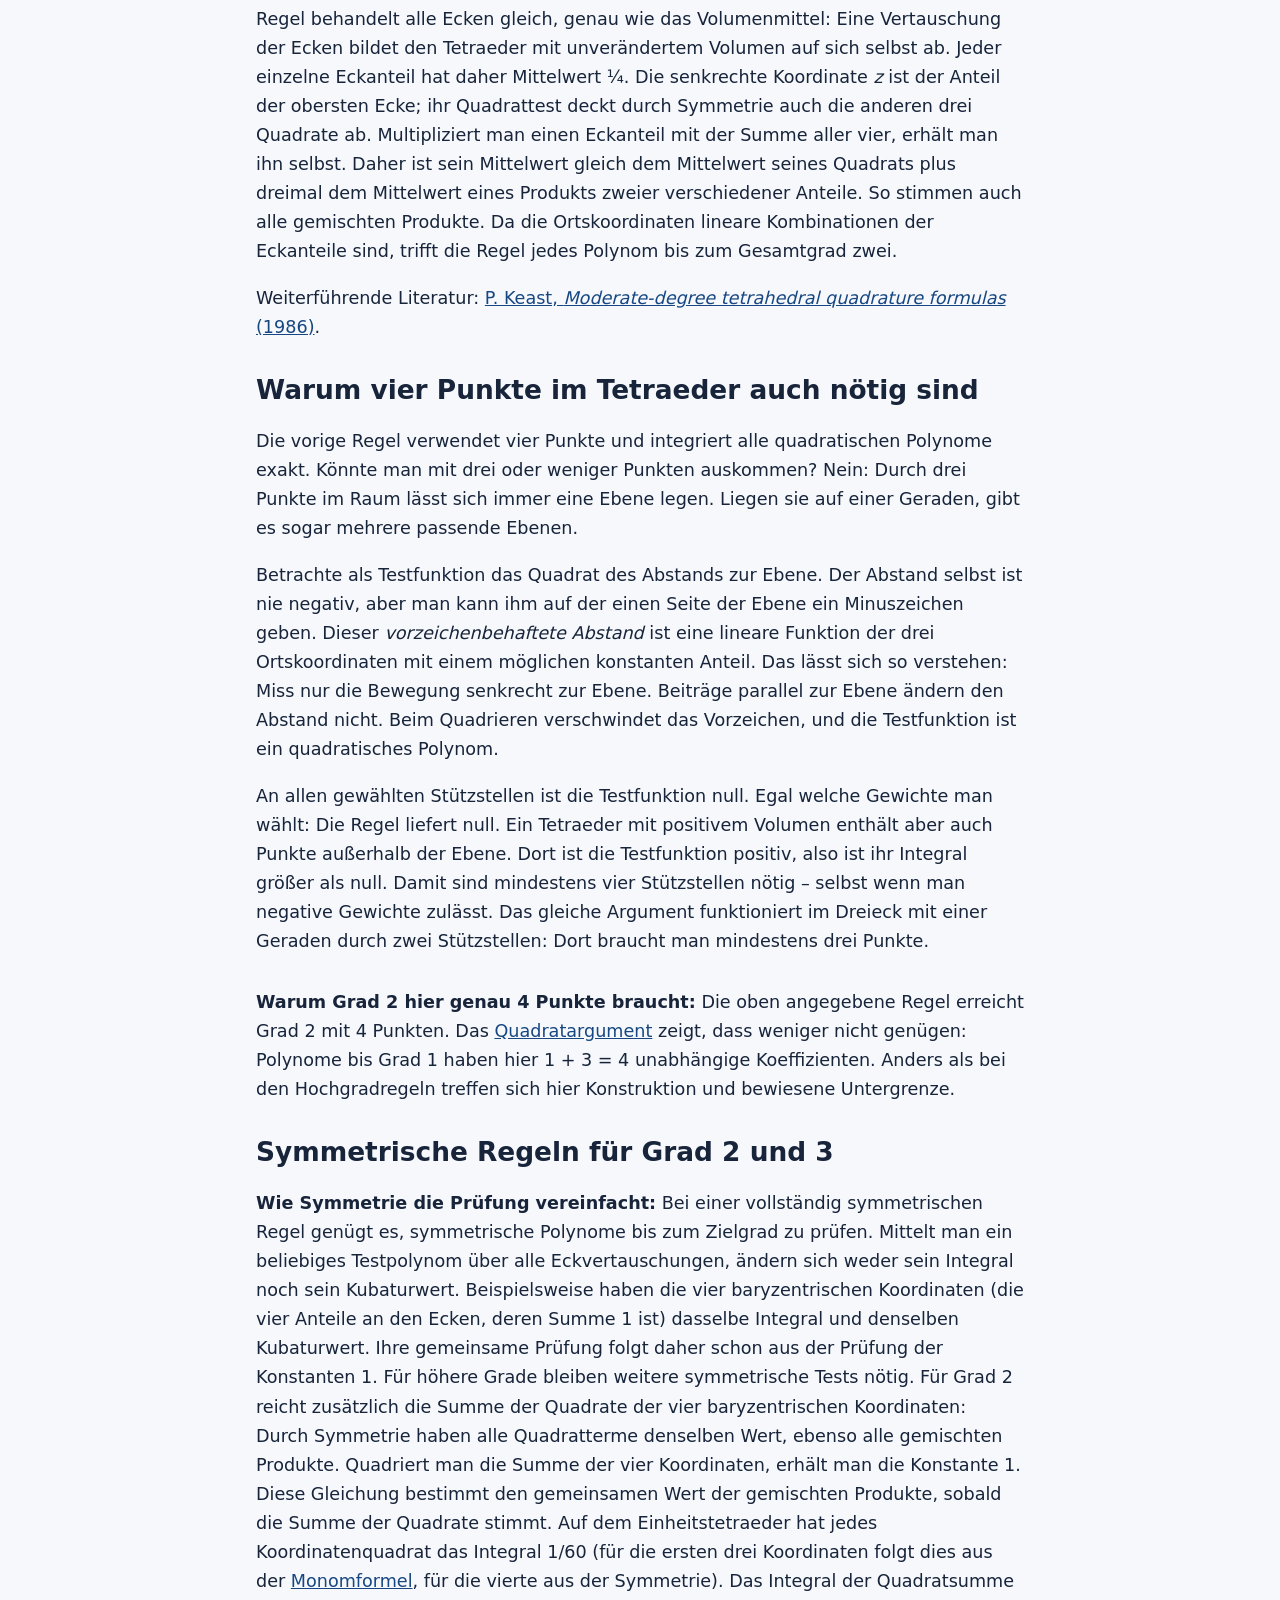
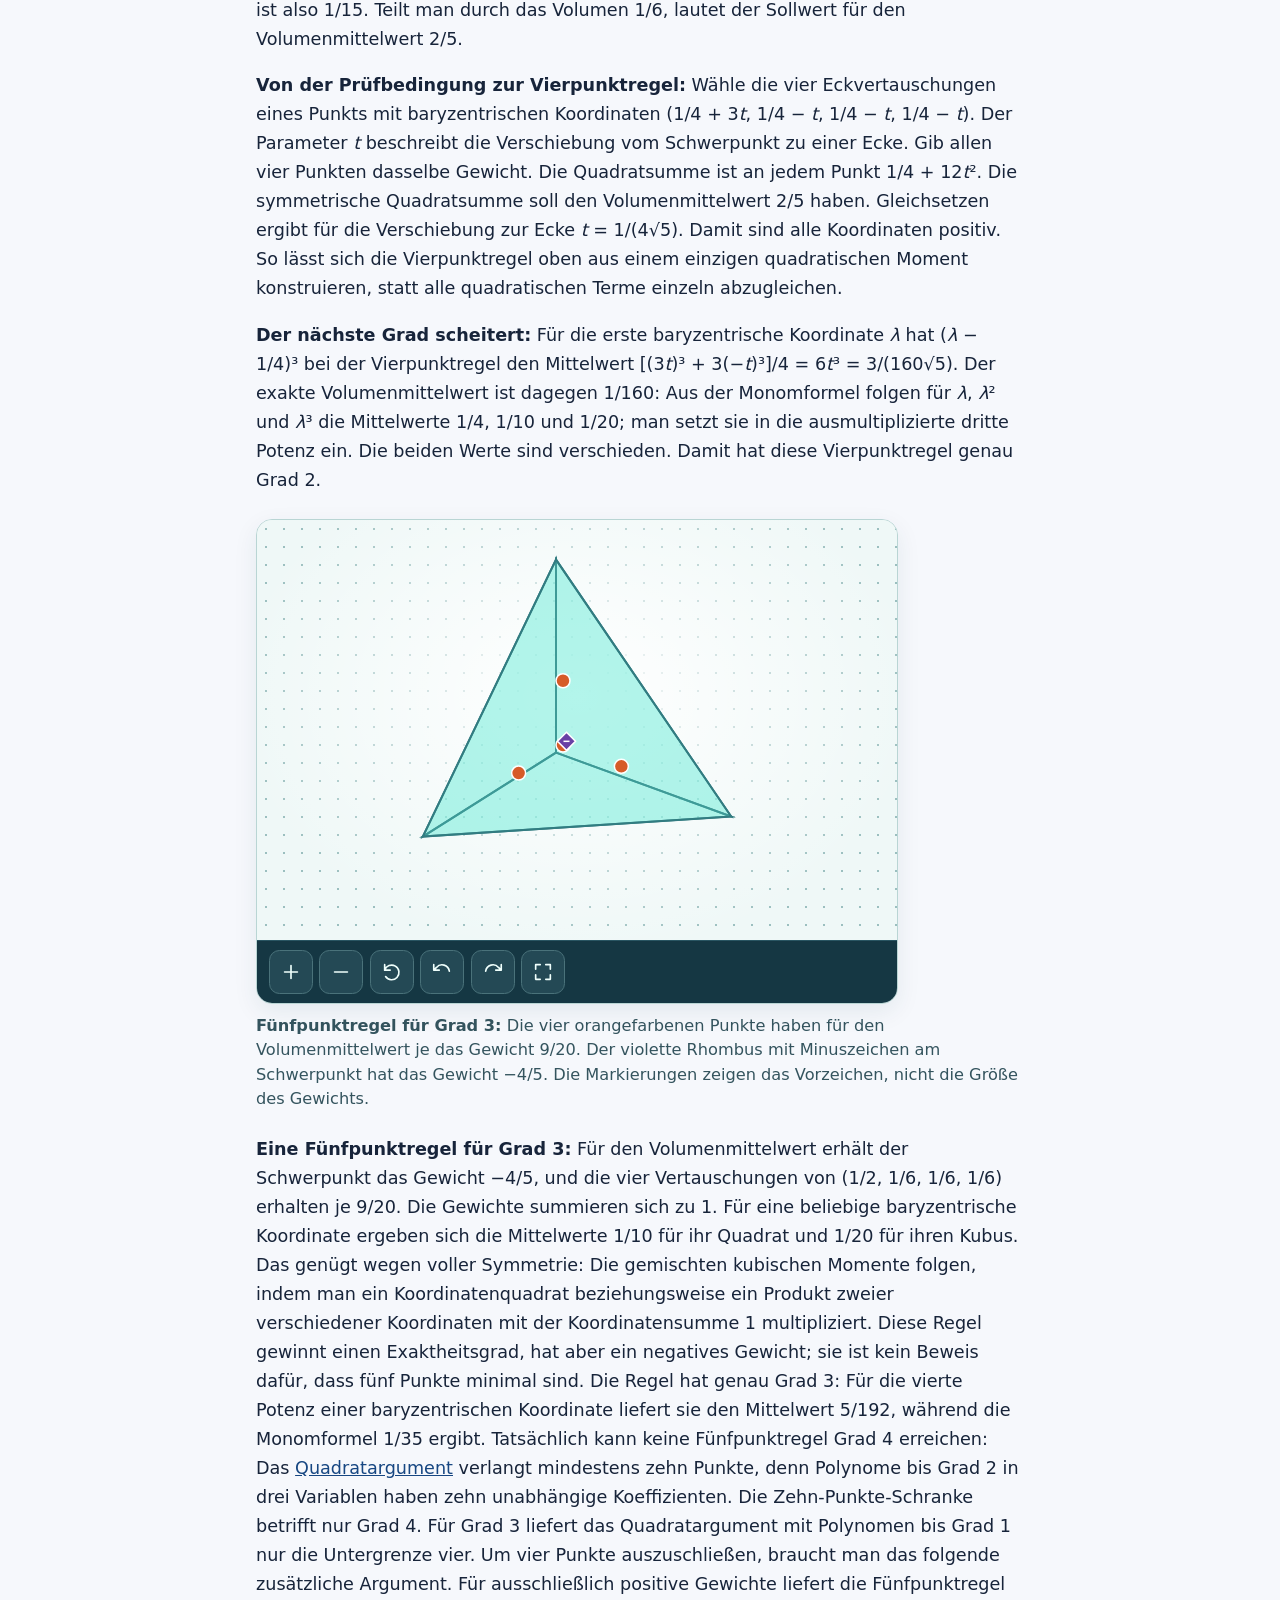
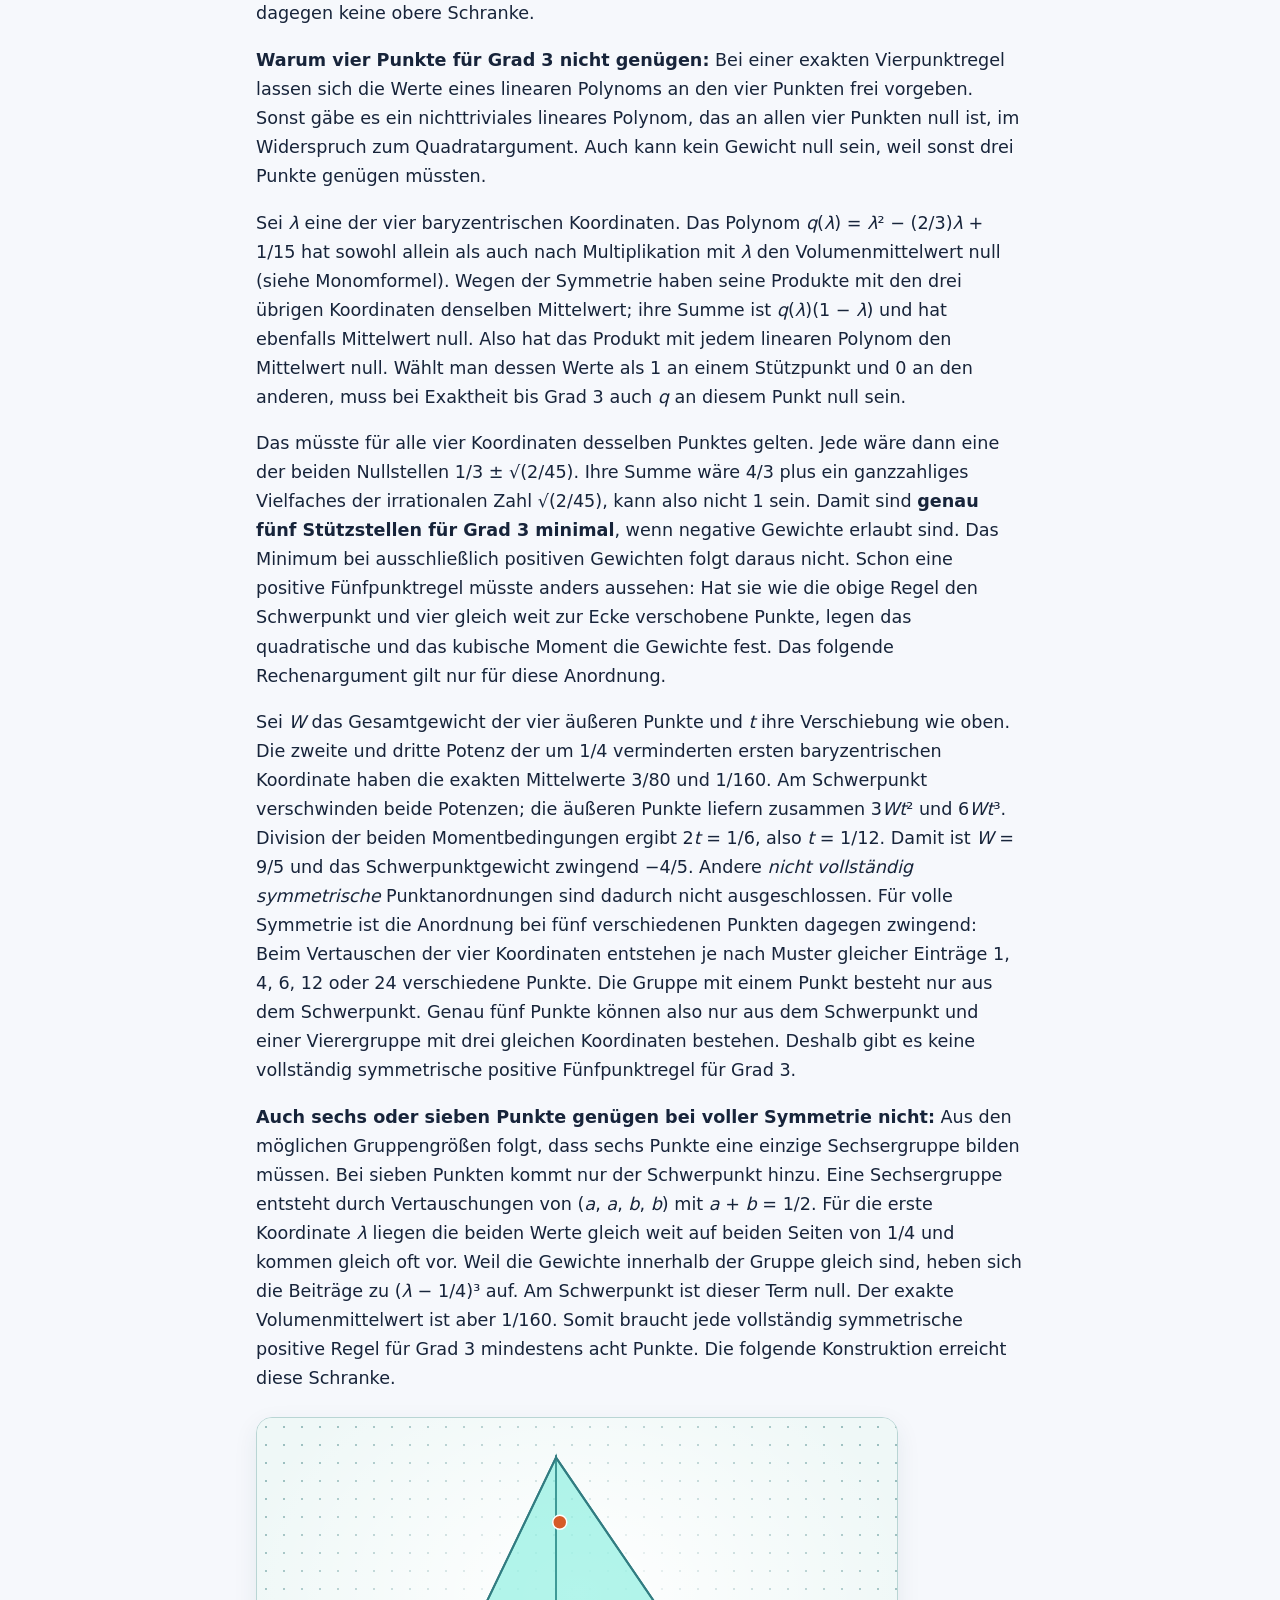
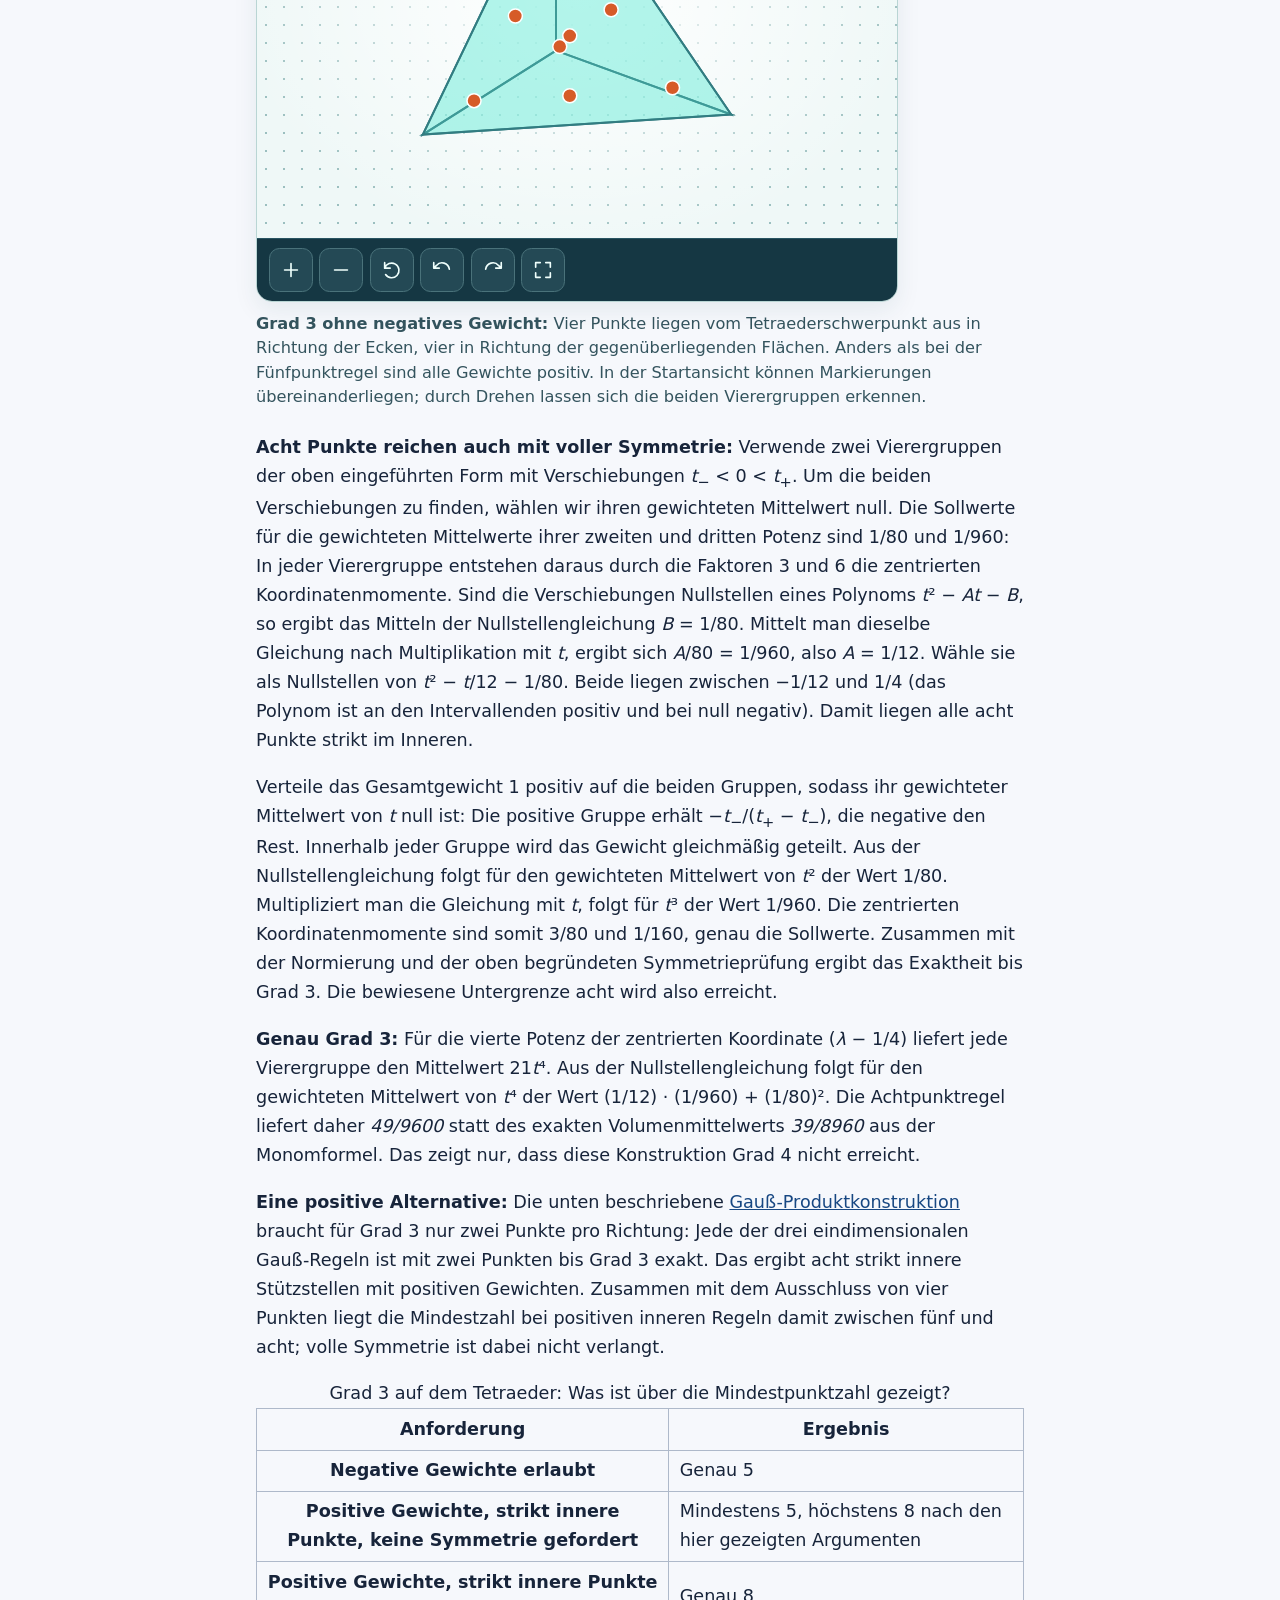
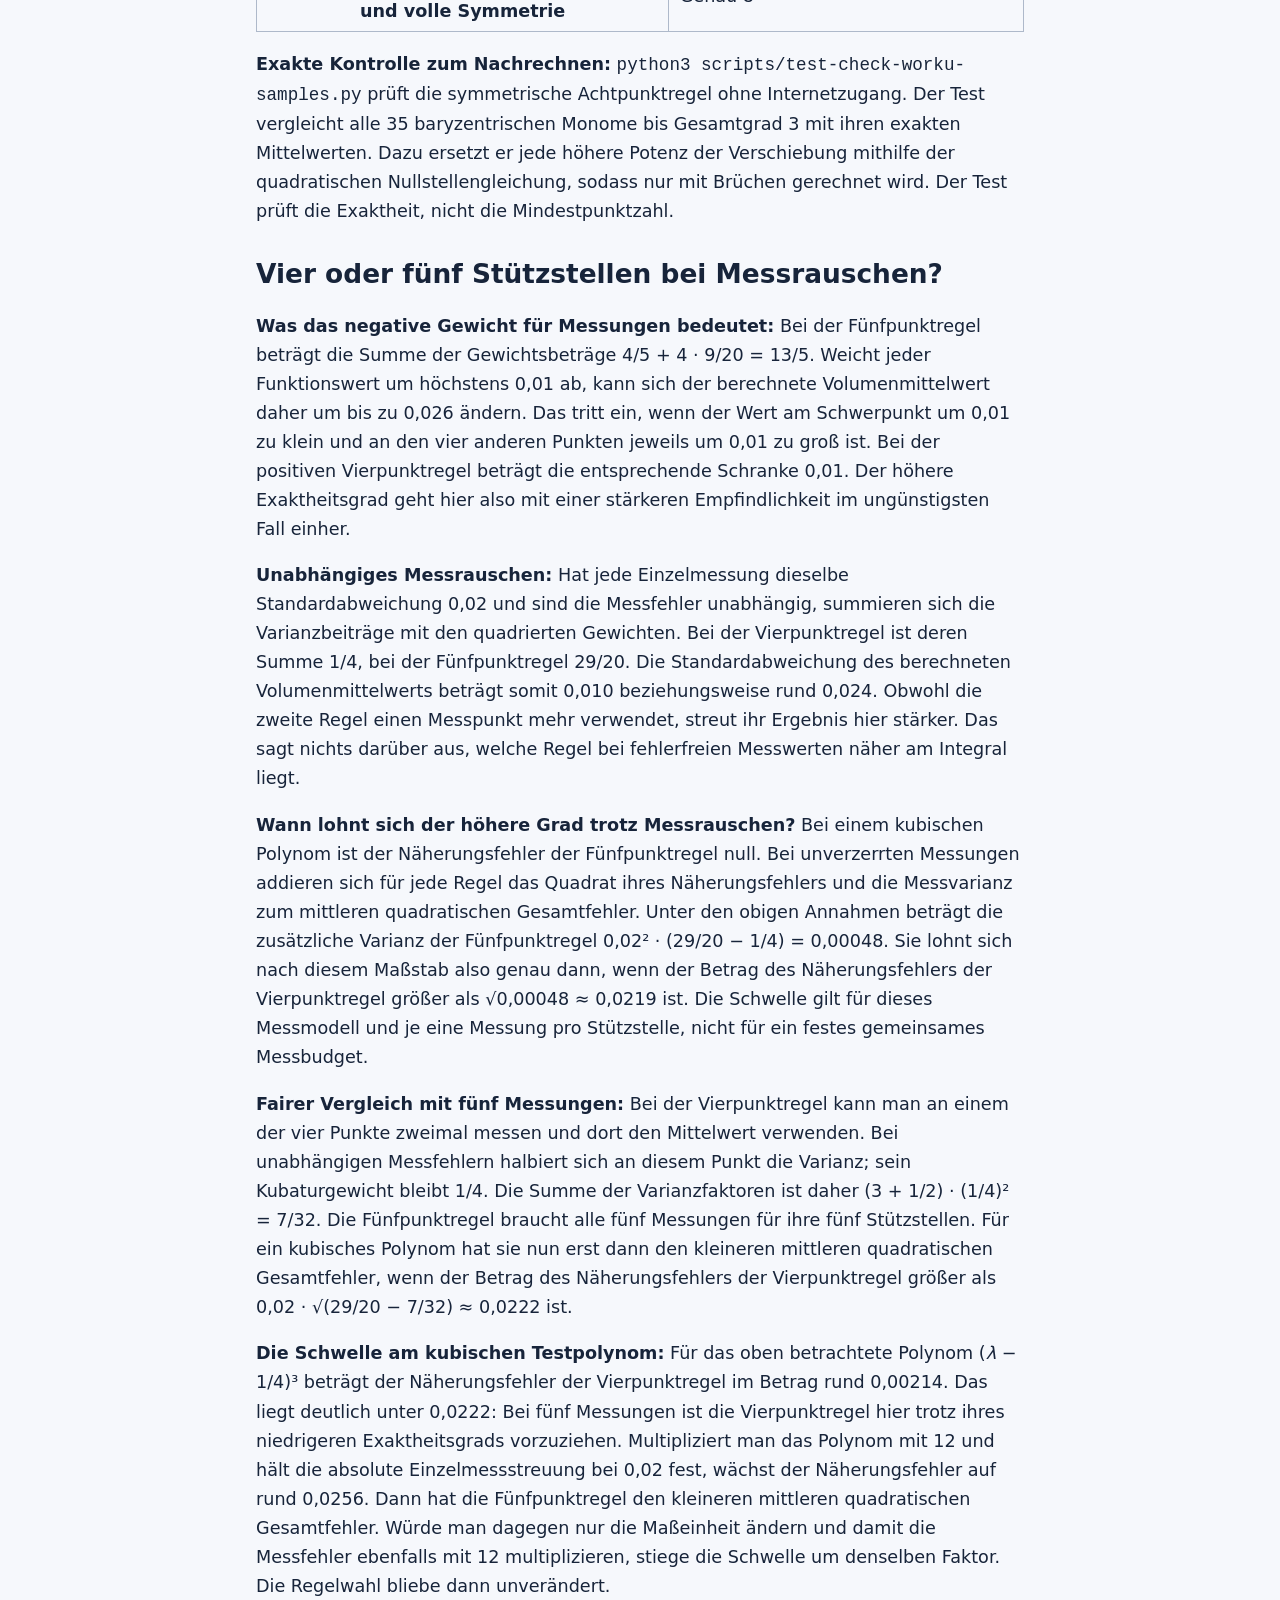
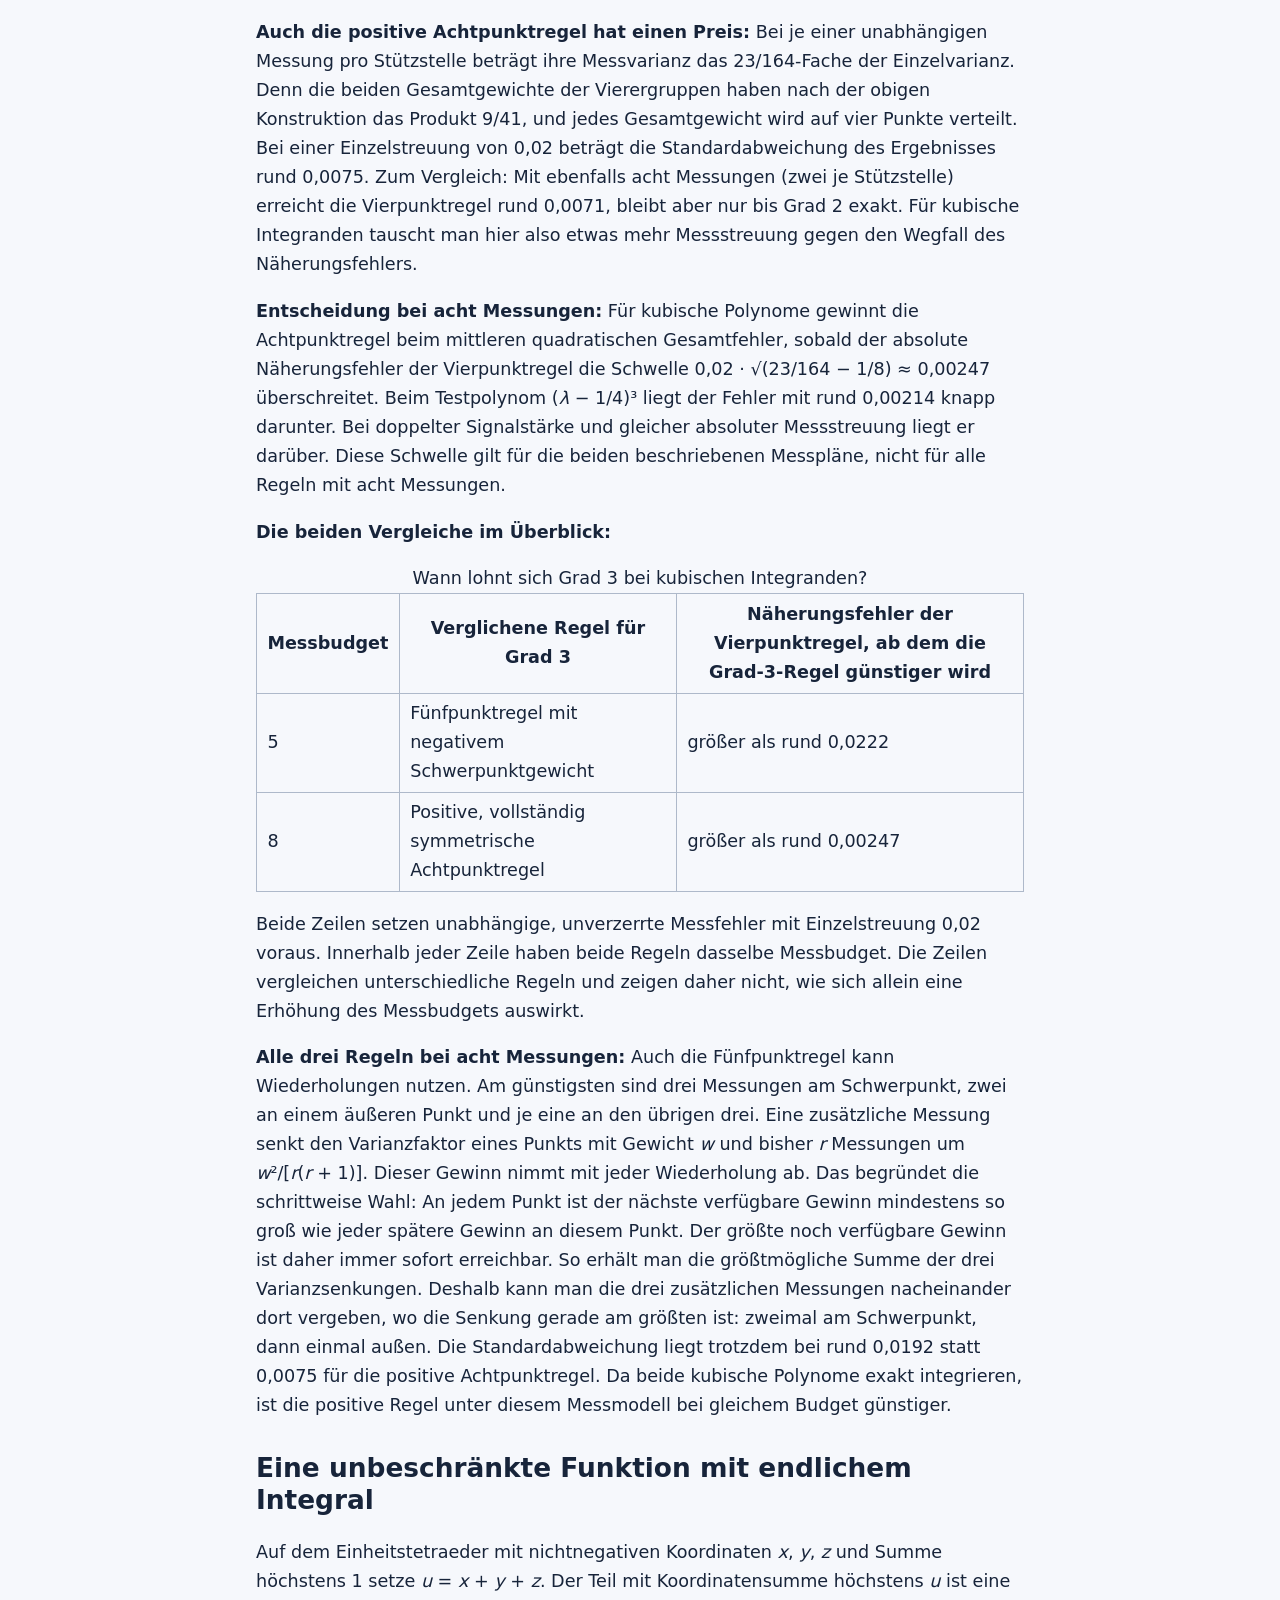
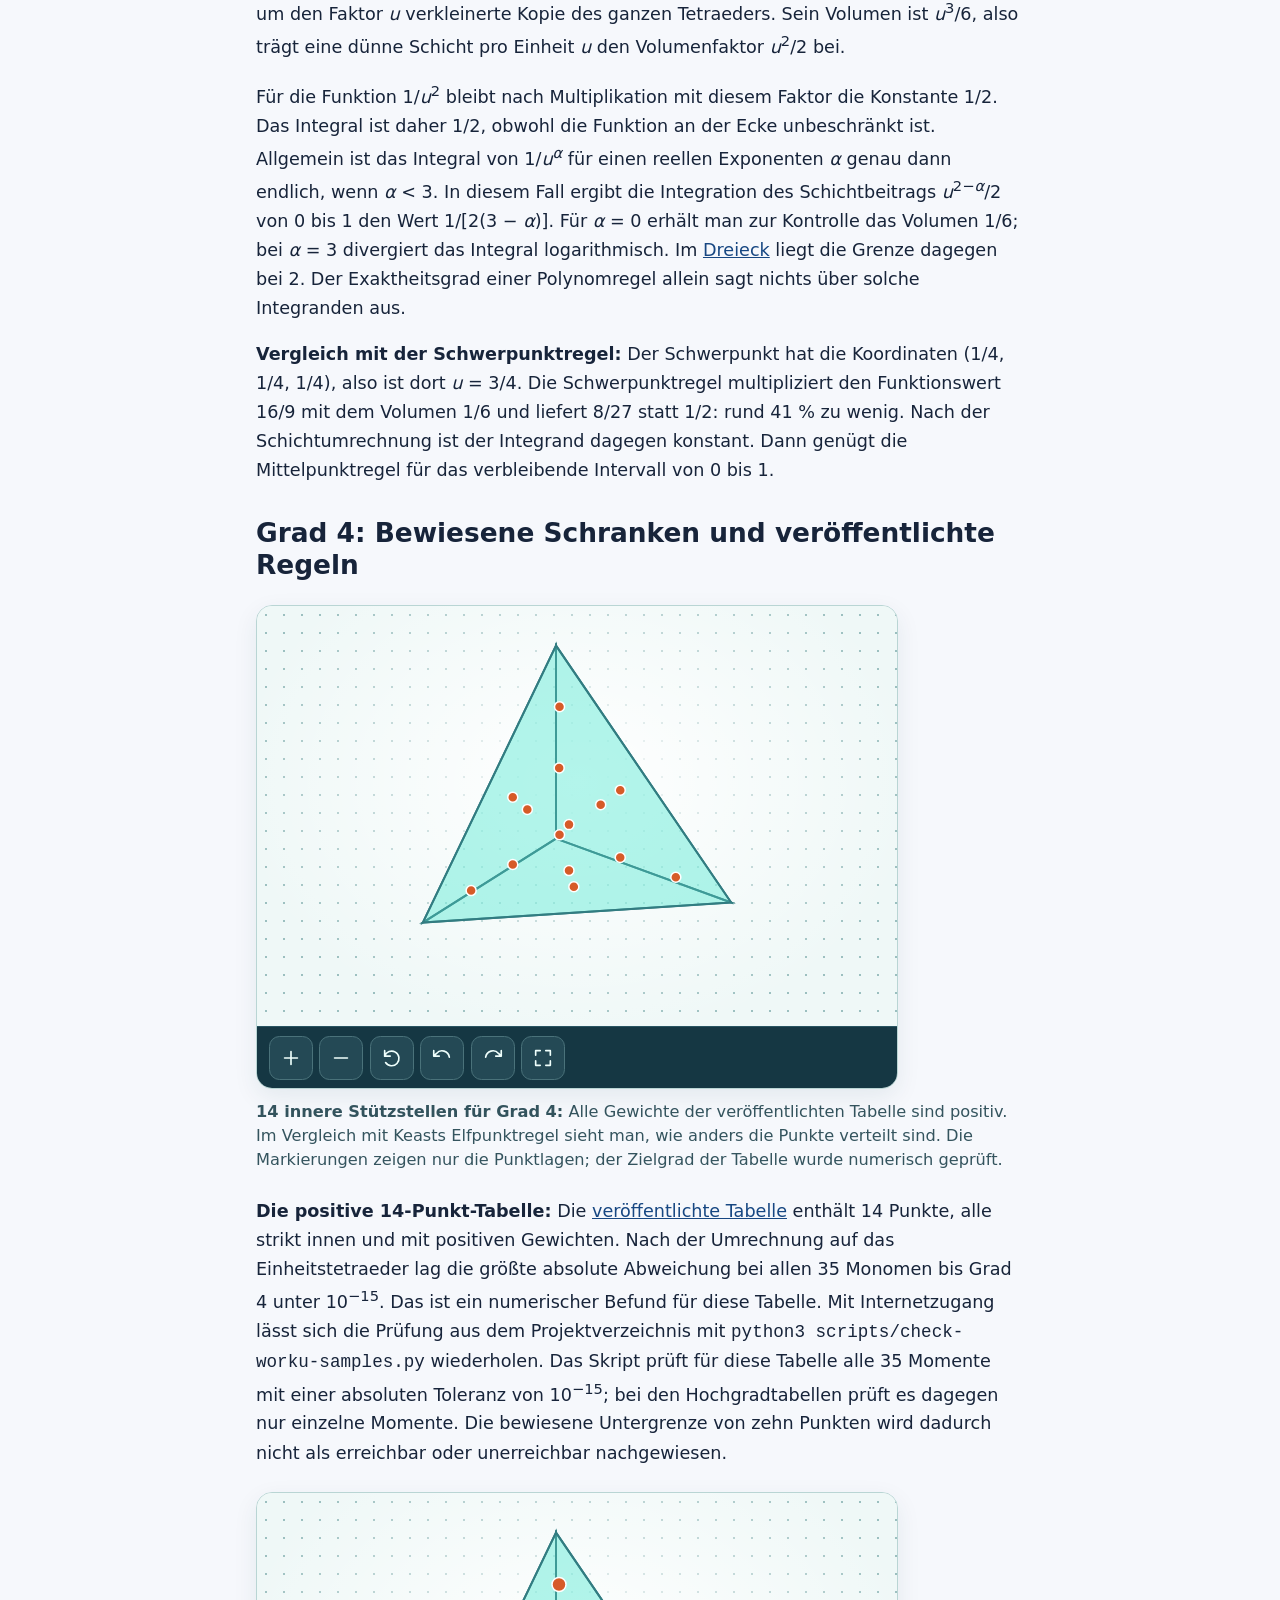
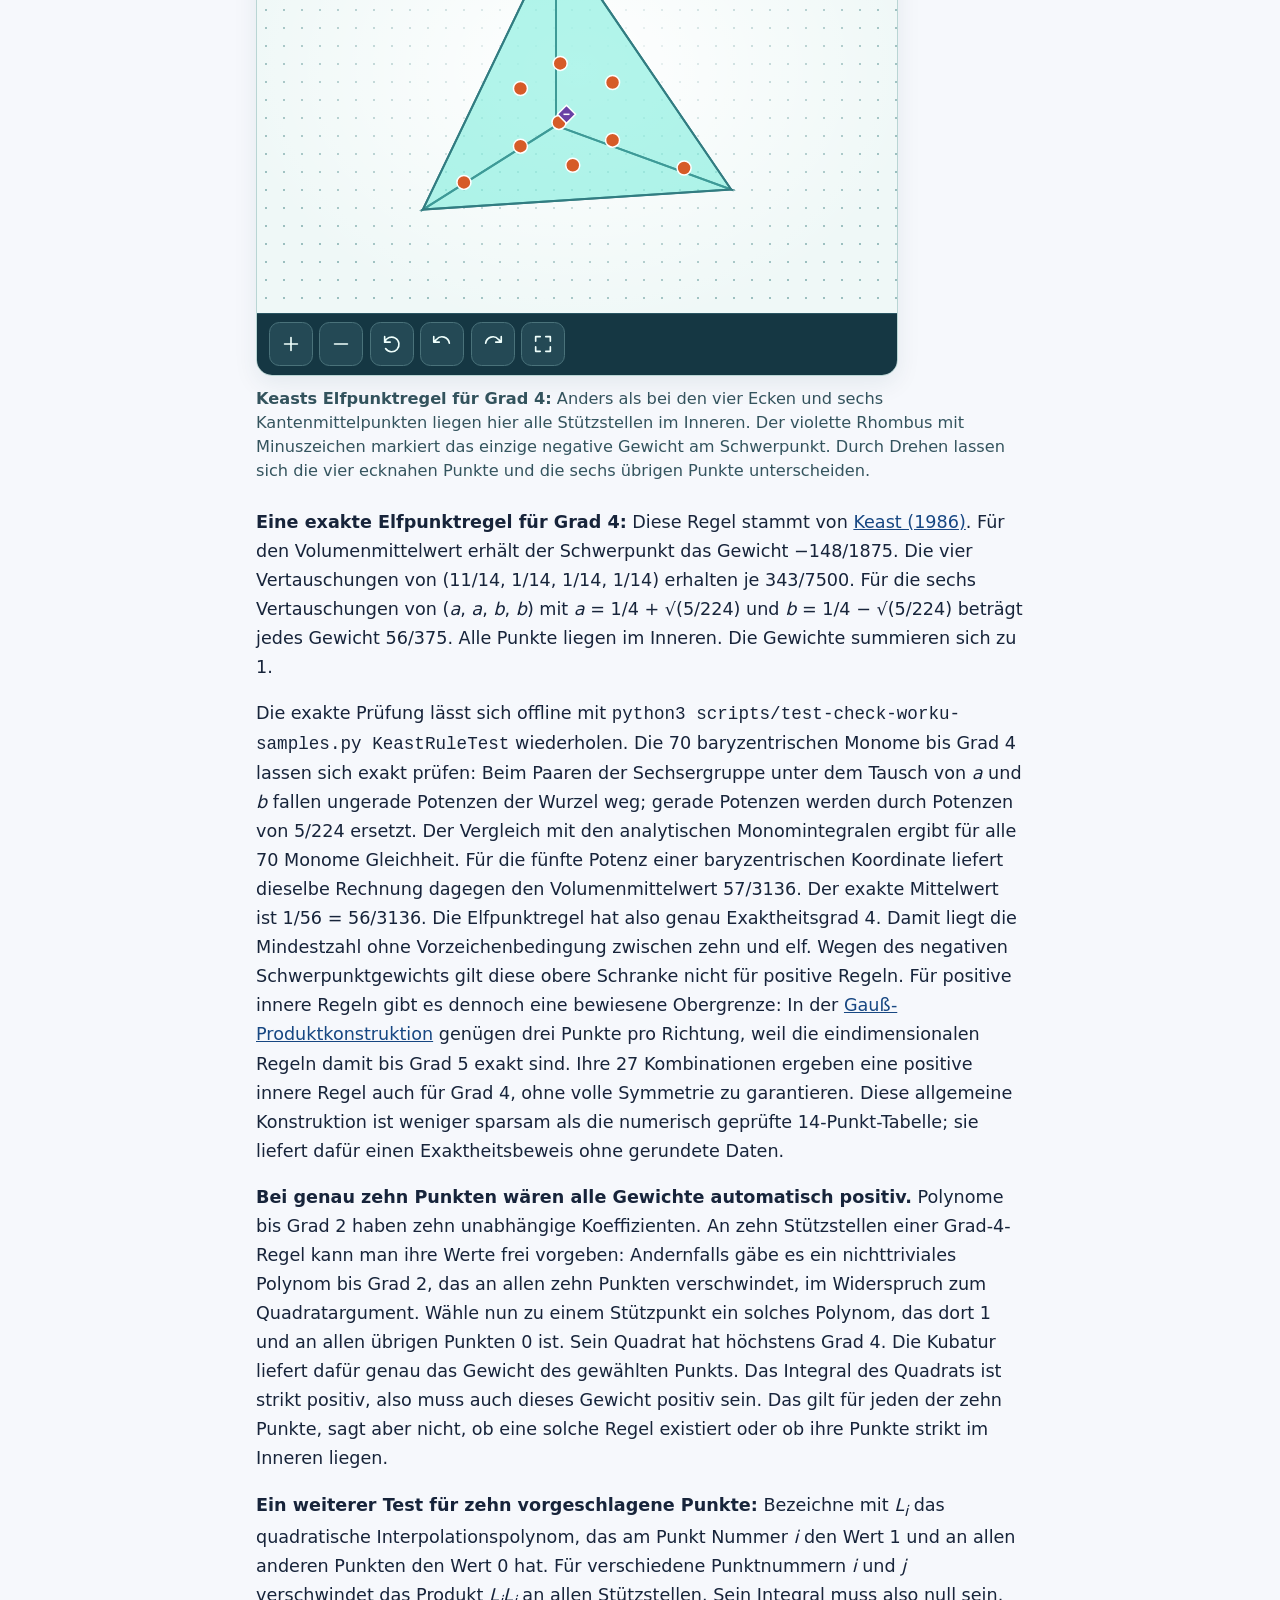
<file: tetraeder.html>
<!doctype html>
<html lang="de"><head><meta charset="utf-8"><meta name="viewport" content="width=device-width, initial-scale=1"><title>Tetraeder | Kubatur</title><link rel="stylesheet" href="kubatur.css"><script defer src="kubatur-tetraeder-grad40.js"></script><script defer src="kubatur-viewer.js"></script></head><body><main>
<h1>Tetraeder</h1>
<nav class="kapitel" aria-label="Lernpfad"><details><summary>Grundlagen</summary><ul><li><a href="index.html">Kubatur: Einstieg und Grundlagen</a></li><li><a href="gauss.html">Gauß-Quadratur</a></li><li><a href="quadrat.html">Quadrat und Rechteck</a></li></ul></details><details open><summary>Dreieck und Tetraeder</summary><ul><li><a href="dreieck.html">Dreieck</a></li><li><a href="tetraeder.html" aria-current="page">Tetraeder</a></li><li><a href="dreieck-tetraeder.html">Dreieck und Tetraeder: gemeinsame Methoden</a></li></ul></details><details><summary>Kreisgebiete und Würfel</summary><ul><li><a href="kreis.html">Kreisscheibe, Sektor und Viertelring</a></li><li><a href="kreisring.html">Voller Kreisring</a></li><li><a href="wuerfel.html">Würfel und Hyperwürfel</a></li></ul></details><details><summary>Fehler, Messungen und hohe Dimensionen</summary><ul><li><a href="fehler.html">Fehlerschranken und adaptive Kubatur</a></li><li><a href="messungen.html">Kubatur mit Messrauschen</a></li><li><a href="viele-dimensionen.html">Methoden für viele Dimensionen</a></li></ul></details><details><summary>Quellen</summary><ul><li><a href="quellen.html">Quellen und Lesetipps</a></li></ul></details></nav>
<nav aria-label="Auf dieser Seite"><details><summary>Auf dieser Seite</summary><ol><li><a href="#vom-dreieck-zum-tetraeder">Vom Dreieck zum Tetraeder</a></li><li><a href="#wann-reicht-der-schwerpunkt-im-tetraeder-nicht">Wann reicht der Schwerpunkt im Tetraeder nicht?</a></li><li><a href="#eine-vierpunktregel-fuer-quadratische-hoehen-im-tetraeder">Eine Vierpunktregel für quadratische Höhen im Tetraeder</a></li><li><a href="#warum-vier-punkte-im-tetraeder-auch-noetig-sind">Warum vier Punkte im Tetraeder auch nötig sind</a></li><li><a href="#niedrige-grade">Symmetrische Regeln für Grad 2 und 3</a></li><li><a href="#messvergleich">Vier oder fünf Stützstellen bei Messrauschen?</a></li><li><a href="#ecksingularitaet">Eine unbeschränkte Funktion mit endlichem Integral</a></li><li><a href="#grad-vier">Grad 4: Schranken und Regeln</a></li><li><a href="#grad-fuenf-randgitter">Grad 5 mit nur einem inneren Punkt</a></li><li><a href="#grad-fuenf-messbudget">Messbudget bei der Grad-5-Regel</a></li><li><a href="#hochgradregeln">Hochgradregel und Tabellenprüfung</a></li></ol></details></nav>
<p><a href="dreieck-tetraeder.html">Gemeinsame Methoden und Forschung</a> · <a href="dreieck.html">Dreieck</a></p><section id="vom-dreieck-zum-tetraeder"><h2>Vom Dreieck zum Tetraeder</h2><p>Ein Tetraeder ist eine Pyramide mit dreieckiger Grundfläche. Wie beim Dreieck erhältst du den Schwerpunkt, indem du die Koordinaten der Ecken achsenweise mittelst – diesmal über vier statt drei Ecken. Die Schwerpunktregel wertet die Funktion dort aus und multipliziert den Wert mit dem Volumen.</p><p>Beispiel: Die Ecken sind (0, 0, 0), (1, 0, 0), (0, 1, 0) und (0, 0, 1). In jedem Tripel stehen die beiden Koordinaten in der Grundebene zuerst und die senkrechte Koordinate <var>z</var> zuletzt. Die Grundfläche ist ½, die Pyramidenhöhe 1 und das Volumen daher ½ · 1/3 = ⅙. Der Schwerpunkt liegt bei (¼, ¼, ¼). Für die Funktion mit Wert <var>z</var> liefert die Regel also 1/24.</p><p>Kontrolle: In Höhe <var>z</var> ist der waagerechte Querschnitt ein Dreieck mit Fläche (1 − <var>z</var>)²/2. Die Seitenlängen schrumpfen um den Faktor 1 − <var>z</var>, die Fläche um dessen Quadrat. Multipliziert man die Querschnittsfläche mit dem Funktionswert <var>z</var>, erhält man nach Ausmultiplizieren <var>z</var>/2 − <var>z</var>² + <var>z</var>³/2. Das Integral von 0 bis 1 ist ¼ − ⅓ + ⅛ = 1/24. Durch Vertauschen der Achsen gilt dasselbe für die anderen Koordinaten. Damit integriert die Schwerpunktregel hier jede lineare Funktion mit konstantem Ausgangswert exakt. Zur Vertiefung: <a href="https://openstax.org/books/calculus-volume-3/pages/5-4-triple-integrals">OpenStax: Dreifachintegrale</a>.</p></section>
<section id="wann-reicht-der-schwerpunkt-im-tetraeder-nicht"><h2>Wann reicht der Schwerpunkt im Tetraeder nicht?</h2><figure class="kubatur-figure"><div data-kubatur-viewer="tetrahedronCentroid"></div><figcaption><strong>Eine Stützstelle für lineare Höhen:</strong> Der orangefarbene Schwerpunkt liegt bei (¼, ¼, ¼) im Einheitstetraeder. Für quadratische Höhen reicht diese eine Auswertung nicht aus. Die <a href="#eine-vierpunktregel-fuer-quadratische-hoehen-im-tetraeder">Vierpunktregel im selben Maßstab</a> verteilt die Stützstellen in Richtung der vier Ecken.</figcaption></figure><p>Im Tetraeder aus dem vorigen Beispiel ersetzen wir die lineare Höhe durch <var>z</var>². Dabei ist <var>z</var> die senkrechte Koordinate zwischen 0 und 1. Am Schwerpunkt beträgt die Höhe (¼)² = 1/16. Multipliziert mit dem Volumen ⅙ ergibt die Schwerpunktregel 1/96.</p><p>Für die genaue Rechnung multiplizieren wir die Höhe mit der Querschnittsfläche (1 − <var>z</var>)²/2. Ausmultipliziert ergibt das <var>z</var>²/2 − <var>z</var>³ + <var>z</var>⁴/2. Die Stammfunktion <var>z</var>³/6 − <var>z</var>⁴/4 + <var>z</var>⁵/10 liefert zwischen 0 und 1 den Wert 1/60. Die Hochzahlen bezeichnen Potenzen, der Schrägstrich eine Division.</p><p>Der Fehler beträgt also 1/60 − 1/96 = 1/160. Warum unterschätzt die Regel? Der Schwerpunkt verwendet das Quadrat der durchschnittlichen Koordinate. Das ist kleiner als der Durchschnitt der quadrierten Koordinaten: Die mittlere quadratische Abweichung vom Durchschnitt ist positiv. Diese Beobachtung gilt auch für andere Gebiete, wenn ihre Schwerpunktkoordinate als Flächen- oder Volumenmittel verwendet wird.</p></section>
<section id="eine-vierpunktregel-fuer-quadratische-hoehen-im-tetraeder"><h2>Eine Vierpunktregel für quadratische Höhen im Tetraeder</h2><figure class="kubatur-figure"><div data-kubatur-viewer="tetrahedron"></div><figcaption>Vier orangefarbene Stützstellen zwischen Schwerpunkt und Ecken bilden die Grad-2-Regel. Ziehen: drehen (mit Umschalt verschieben). Zwei Finger: zoomen und verschieben.</figcaption></figure><p>Die Einpunktregel unterschätzt im vorigen Beispiel das Integral von <var>z</var>². Eine Regel mit vier inneren Punkten behebt das. Verschiebe den Schwerpunkt ein Stück in Richtung jeder der vier Ecken, jeweils um denselben Anteil <var>t</var> der Strecke. Jeder so entstandene Punkt bekommt ein Viertel des Volumens, im Referenztetraeder also 1/24.</p><p>Wie weit soll man gehen? Drei Ecken liegen bei der Höhe null, eine bei Höhe 1. Die vier neuen Höhen sind darum dreimal (1 − <var>t</var>)/4 und einmal (1 + 3 · <var>t</var>)/4. Der Mittelwert ihrer Quadrate beträgt (1 + 3 · <var>t</var>²)/16. Der exakte Volumenmittelwert von <var>z</var>² ist dagegen das Integral 1/60 geteilt durch das Volumen ⅙, also 1/10. Gleichsetzen ergibt <var>t</var>² = 1/5 und damit <var>t</var> = 1/√5. Das Wurzelzeichen √ bezeichnet die positive Quadratwurzel.</p><p>Warum genügt dieser Test? Die vier Eckanteile eines Punkts sind seine Gewichte in der Darstellung als gewichteter Mittelwert der Ecken. Sie ergeben zusammen 1. Unsere Regel behandelt alle Ecken gleich, genau wie das Volumenmittel: Eine Vertauschung der Ecken bildet den Tetraeder mit unverändertem Volumen auf sich selbst ab. Jeder einzelne Eckanteil hat daher Mittelwert ¼. Die senkrechte Koordinate <var>z</var> ist der Anteil der obersten Ecke; ihr Quadrattest deckt durch Symmetrie auch die anderen drei Quadrate ab. Multipliziert man einen Eckanteil mit der Summe aller vier, erhält man ihn selbst. Daher ist sein Mittelwert gleich dem Mittelwert seines Quadrats plus dreimal dem Mittelwert eines Produkts zweier verschiedener Anteile. So stimmen auch alle gemischten Produkte. Da die Ortskoordinaten lineare Kombinationen der Eckanteile sind, trifft die Regel jedes Polynom bis zum Gesamtgrad zwei.</p><p>Weiterführende Literatur: <a href="https://doi.org/10.1002/nme.1620201105">P. Keast, <cite>Moderate-degree tetrahedral quadrature formulas</cite> (1986)</a>.</p></section>
<section id="warum-vier-punkte-im-tetraeder-auch-noetig-sind"><h2>Warum vier Punkte im Tetraeder auch nötig sind</h2><p>Die vorige Regel verwendet vier Punkte und integriert alle quadratischen Polynome exakt. Könnte man mit drei oder weniger Punkten auskommen? Nein: Durch drei Punkte im Raum lässt sich immer eine Ebene legen. Liegen sie auf einer Geraden, gibt es sogar mehrere passende Ebenen.</p><p>Betrachte als Testfunktion das Quadrat des Abstands zur Ebene. Der Abstand selbst ist nie negativ, aber man kann ihm auf der einen Seite der Ebene ein Minuszeichen geben. Dieser <em>vorzeichenbehaftete Abstand</em> ist eine lineare Funktion der drei Ortskoordinaten mit einem möglichen konstanten Anteil. Das lässt sich so verstehen: Miss nur die Bewegung senkrecht zur Ebene. Beiträge parallel zur Ebene ändern den Abstand nicht. Beim Quadrieren verschwindet das Vorzeichen, und die Testfunktion ist ein quadratisches Polynom.</p><p>An allen gewählten Stützstellen ist die Testfunktion null. Egal welche Gewichte man wählt: Die Regel liefert null. Ein Tetraeder mit positivem Volumen enthält aber auch Punkte außerhalb der Ebene. Dort ist die Testfunktion positiv, also ist ihr Integral größer als null. Damit sind mindestens vier Stützstellen nötig – selbst wenn man negative Gewichte zulässt. Das gleiche Argument funktioniert im Dreieck mit einer Geraden durch zwei Stützstellen: Dort braucht man mindestens drei Punkte.</p></section>
<p><strong>Warum Grad 2 hier genau 4 Punkte braucht:</strong> Die oben angegebene Regel erreicht Grad 2 mit 4 Punkten. Das <a href="dreieck-tetraeder.html#untergrenze-quadratargument">Quadratargument</a> zeigt, dass weniger nicht genügen: Polynome bis Grad 1 haben hier 1 + 3 = 4 unabhängige Koeffizienten. Anders als bei den Hochgradregeln treffen sich hier Konstruktion und bewiesene Untergrenze.</p>
<section id="niedrige-grade"><h2>Symmetrische Regeln für Grad 2 und 3</h2><p id="symmetriepruefung"><strong>Wie Symmetrie die Prüfung vereinfacht:</strong> Bei einer vollständig symmetrischen Regel genügt es, symmetrische Polynome bis zum Zielgrad zu prüfen. Mittelt man ein beliebiges Testpolynom über alle Eckvertauschungen, ändern sich weder sein Integral noch sein Kubaturwert. Beispielsweise haben die vier baryzentrischen Koordinaten (die vier Anteile an den Ecken, deren Summe 1 ist) dasselbe Integral und denselben Kubaturwert. Ihre gemeinsame Prüfung folgt daher schon aus der Prüfung der Konstanten 1. Für höhere Grade bleiben weitere symmetrische Tests nötig. Für Grad 2 reicht zusätzlich die Summe der Quadrate der vier baryzentrischen Koordinaten: Durch Symmetrie haben alle Quadratterme denselben Wert, ebenso alle gemischten Produkte. Quadriert man die Summe der vier Koordinaten, erhält man die Konstante 1. Diese Gleichung bestimmt den gemeinsamen Wert der gemischten Produkte, sobald die Summe der Quadrate stimmt. Auf dem Einheitstetraeder hat jedes Koordinatenquadrat das Integral 1/60 (für die ersten drei Koordinaten folgt dies aus der <a href="dreieck-tetraeder.html#momentstichproben">Monomformel</a>, für die vierte aus der Symmetrie). Das Integral der Quadratsumme ist also 1/15. Teilt man durch das Volumen 1/6, lautet der Sollwert für den Volumenmittelwert 2/5.</p><p><strong>Von der Prüfbedingung zur Vierpunktregel:</strong> Wähle die vier Eckvertauschungen eines Punkts mit baryzentrischen Koordinaten (1/4 + 3<var>t</var>, 1/4 − <var>t</var>, 1/4 − <var>t</var>, 1/4 − <var>t</var>). Der Parameter <var>t</var> beschreibt die Verschiebung vom Schwerpunkt zu einer Ecke. Gib allen vier Punkten dasselbe Gewicht. Die Quadratsumme ist an jedem Punkt 1/4 + 12<var>t</var>². Die symmetrische Quadratsumme soll den Volumenmittelwert 2/5 haben. Gleichsetzen ergibt für die Verschiebung zur Ecke <var>t</var> = 1/(4√5). Damit sind alle Koordinaten positiv. So lässt sich die Vierpunktregel oben aus einem einzigen quadratischen Moment konstruieren, statt alle quadratischen Terme einzeln abzugleichen.</p><p><strong>Der nächste Grad scheitert:</strong> Für die erste baryzentrische Koordinate <var>λ</var> hat (<var>λ</var> − 1/4)³ bei der Vierpunktregel den Mittelwert [(3<var>t</var>)³ + 3(−<var>t</var>)³]/4 = 6<var>t</var>³ = 3/(160√5). Der exakte Volumenmittelwert ist dagegen 1/160: Aus der Monomformel folgen für <var>λ</var>, <var>λ</var>² und <var>λ</var>³ die Mittelwerte 1/4, 1/10 und 1/20; man setzt sie in die ausmultiplizierte dritte Potenz ein. Die beiden Werte sind verschieden. Damit hat diese Vierpunktregel genau Grad 2.</p><figure class="kubatur-figure"><div data-kubatur-viewer="tetrahedronSigned"></div><figcaption><strong>Fünfpunktregel für Grad 3:</strong> Die vier orangefarbenen Punkte haben für den Volumenmittelwert je das Gewicht 9/20. Der violette Rhombus mit Minuszeichen am Schwerpunkt hat das Gewicht −4/5. Die Markierungen zeigen das Vorzeichen, nicht die Größe des Gewichts.</figcaption></figure><p><strong>Eine Fünfpunktregel für Grad 3:</strong> Für den Volumenmittelwert erhält der Schwerpunkt das Gewicht −4/5, und die vier Vertauschungen von (1/2, 1/6, 1/6, 1/6) erhalten je 9/20. Die Gewichte summieren sich zu 1. Für eine beliebige baryzentrische Koordinate ergeben sich die Mittelwerte 1/10 für ihr Quadrat und 1/20 für ihren Kubus. Das genügt wegen voller Symmetrie: Die gemischten kubischen Momente folgen, indem man ein Koordinatenquadrat beziehungsweise ein Produkt zweier verschiedener Koordinaten mit der Koordinatensumme 1 multipliziert. Diese Regel gewinnt einen Exaktheitsgrad, hat aber ein negatives Gewicht; sie ist kein Beweis dafür, dass fünf Punkte minimal sind. Die Regel hat genau Grad 3: Für die vierte Potenz einer baryzentrischen Koordinate liefert sie den Mittelwert 5/192, während die Monomformel 1/35 ergibt. Tatsächlich kann keine Fünfpunktregel Grad 4 erreichen: Das <a href="dreieck-tetraeder.html#untergrenze-quadratargument">Quadratargument</a> verlangt mindestens zehn Punkte, denn Polynome bis Grad 2 in drei Variablen haben zehn unabhängige Koeffizienten. Die Zehn-Punkte-Schranke betrifft nur Grad 4. Für Grad 3 liefert das Quadratargument mit Polynomen bis Grad 1 nur die Untergrenze vier. Um vier Punkte auszuschließen, braucht man das folgende zusätzliche Argument. Für ausschließlich positive Gewichte liefert die Fünfpunktregel dagegen keine obere Schranke.</p><p><strong>Warum vier Punkte für Grad 3 nicht genügen:</strong> Bei einer exakten Vierpunktregel lassen sich die Werte eines linearen Polynoms an den vier Punkten frei vorgeben. Sonst gäbe es ein nichttriviales lineares Polynom, das an allen vier Punkten null ist, im Widerspruch zum Quadratargument. Auch kann kein Gewicht null sein, weil sonst drei Punkte genügen müssten.</p>
<p>Sei <var>λ</var> eine der vier baryzentrischen Koordinaten. Das Polynom <var>q</var>(<var>λ</var>) = <var>λ</var>² − (2/3)<var>λ</var> + 1/15 hat sowohl allein als auch nach Multiplikation mit <var>λ</var> den Volumenmittelwert null (siehe Monomformel). Wegen der Symmetrie haben seine Produkte mit den drei übrigen Koordinaten denselben Mittelwert; ihre Summe ist <var>q</var>(<var>λ</var>)(1 − <var>λ</var>) und hat ebenfalls Mittelwert null. Also hat das Produkt mit jedem linearen Polynom den Mittelwert null. Wählt man dessen Werte als 1 an einem Stützpunkt und 0 an den anderen, muss bei Exaktheit bis Grad 3 auch <var>q</var> an diesem Punkt null sein.</p>
<p>Das müsste für alle vier Koordinaten desselben Punktes gelten. Jede wäre dann eine der beiden Nullstellen 1/3 ± √(2/45). Ihre Summe wäre 4/3 plus ein ganzzahliges Vielfaches der irrationalen Zahl √(2/45), kann also nicht 1 sein. Damit sind <strong>genau fünf Stützstellen für Grad 3 minimal</strong>, wenn negative Gewichte erlaubt sind. Das Minimum bei ausschließlich positiven Gewichten folgt daraus nicht. Schon eine positive Fünfpunktregel müsste anders aussehen: Hat sie wie die obige Regel den Schwerpunkt und vier gleich weit zur Ecke verschobene Punkte, legen das quadratische und das kubische Moment die Gewichte fest. Das folgende Rechenargument gilt nur für diese Anordnung.</p><p>Sei <var>W</var> das Gesamtgewicht der vier äußeren Punkte und <var>t</var> ihre Verschiebung wie oben. Die zweite und dritte Potenz der um 1/4 verminderten ersten baryzentrischen Koordinate haben die exakten Mittelwerte 3/80 und 1/160. Am Schwerpunkt verschwinden beide Potenzen; die äußeren Punkte liefern zusammen 3<var>W</var><var>t</var>² und 6<var>W</var><var>t</var>³. Division der beiden Momentbedingungen ergibt 2<var>t</var> = 1/6, also <var>t</var> = 1/12. Damit ist <var>W</var> = 9/5 und das Schwerpunktgewicht zwingend −4/5. Andere <em>nicht vollständig symmetrische</em> Punktanordnungen sind dadurch nicht ausgeschlossen. Für volle Symmetrie ist die Anordnung bei fünf verschiedenen Punkten dagegen zwingend: Beim Vertauschen der vier Koordinaten entstehen je nach Muster gleicher Einträge 1, 4, 6, 12 oder 24 verschiedene Punkte. Die Gruppe mit einem Punkt besteht nur aus dem Schwerpunkt. Genau fünf Punkte können also nur aus dem Schwerpunkt und einer Vierergruppe mit drei gleichen Koordinaten bestehen. Deshalb gibt es keine vollständig symmetrische positive Fünfpunktregel für Grad 3.</p>
<p><strong>Auch sechs oder sieben Punkte genügen bei voller Symmetrie nicht:</strong> Aus den möglichen Gruppengrößen folgt, dass sechs Punkte eine einzige Sechsergruppe bilden müssen. Bei sieben Punkten kommt nur der Schwerpunkt hinzu. Eine Sechsergruppe entsteht durch Vertauschungen von (<var>a</var>, <var>a</var>, <var>b</var>, <var>b</var>) mit <var>a</var> + <var>b</var> = 1/2. Für die erste Koordinate <var>λ</var> liegen die beiden Werte gleich weit auf beiden Seiten von 1/4 und kommen gleich oft vor. Weil die Gewichte innerhalb der Gruppe gleich sind, heben sich die Beiträge zu (<var>λ</var> − 1/4)³ auf. Am Schwerpunkt ist dieser Term null. Der exakte Volumenmittelwert ist aber 1/160. Somit braucht jede vollständig symmetrische positive Regel für Grad 3 mindestens acht Punkte. Die folgende Konstruktion erreicht diese Schranke.</p>
<figure class="kubatur-figure"><div data-kubatur-viewer="tetrahedronPositiveCubic"></div><figcaption><strong>Grad 3 ohne negatives Gewicht:</strong> Vier Punkte liegen vom Tetraederschwerpunkt aus in Richtung der Ecken, vier in Richtung der gegenüberliegenden Flächen. Anders als bei der Fünfpunktregel sind alle Gewichte positiv. In der Startansicht können Markierungen übereinanderliegen; durch Drehen lassen sich die beiden Vierergruppen erkennen.</figcaption></figure><p><strong>Acht Punkte reichen auch mit voller Symmetrie:</strong> Verwende zwei Vierergruppen der oben eingeführten Form mit Verschiebungen <var>t</var><sub>−</sub> &lt; 0 &lt; <var>t</var><sub>+</sub>. Um die beiden Verschiebungen zu finden, wählen wir ihren gewichteten Mittelwert null. Die Sollwerte für die gewichteten Mittelwerte ihrer zweiten und dritten Potenz sind 1/80 und 1/960: In jeder Vierergruppe entstehen daraus durch die Faktoren 3 und 6 die zentrierten Koordinatenmomente. Sind die Verschiebungen Nullstellen eines Polynoms <var>t</var>² − <var>A</var><var>t</var> − <var>B</var>, so ergibt das Mitteln der Nullstellengleichung <var>B</var> = 1/80. Mittelt man dieselbe Gleichung nach Multiplikation mit <var>t</var>, ergibt sich <var>A</var>/80 = 1/960, also <var>A</var> = 1/12. Wähle sie als Nullstellen von <var>t</var>² − <var>t</var>/12 − 1/80. Beide liegen zwischen −1/12 und 1/4 (das Polynom ist an den Intervallenden positiv und bei null negativ). Damit liegen alle acht Punkte strikt im Inneren.</p>
<p>Verteile das Gesamtgewicht 1 positiv auf die beiden Gruppen, sodass ihr gewichteter Mittelwert von <var>t</var> null ist: Die positive Gruppe erhält −<var>t</var><sub>−</sub>/(<var>t</var><sub>+</sub> − <var>t</var><sub>−</sub>), die negative den Rest. Innerhalb jeder Gruppe wird das Gewicht gleichmäßig geteilt. Aus der Nullstellengleichung folgt für den gewichteten Mittelwert von <var>t</var>² der Wert 1/80. Multipliziert man die Gleichung mit <var>t</var>, folgt für <var>t</var>³ der Wert 1/960. Die zentrierten Koordinatenmomente sind somit 3/80 und 1/160, genau die Sollwerte. Zusammen mit der Normierung und der oben begründeten Symmetrieprüfung ergibt das Exaktheit bis Grad 3. Die bewiesene Untergrenze acht wird also erreicht.</p><p><strong>Genau Grad 3:</strong> Für die vierte Potenz der zentrierten Koordinate (<var>λ</var> − 1/4) liefert jede Vierergruppe den Mittelwert 21<var>t</var>⁴. Aus der Nullstellengleichung folgt für den gewichteten Mittelwert von <var>t</var>⁴ der Wert (1/12) · (1/960) + (1/80)². Die Achtpunktregel liefert daher <var>49/9600</var> statt des exakten Volumenmittelwerts <var>39/8960</var> aus der Monomformel. Das zeigt nur, dass diese Konstruktion Grad 4 nicht erreicht.</p>
<p><strong>Eine positive Alternative:</strong> Die unten beschriebene <a href="#gauss-produktregel">Gauß-Produktkonstruktion</a> braucht für Grad 3 nur zwei Punkte pro Richtung: Jede der drei eindimensionalen Gauß-Regeln ist mit zwei Punkten bis Grad 3 exakt. Das ergibt acht strikt innere Stützstellen mit positiven Gewichten. Zusammen mit dem Ausschluss von vier Punkten liegt die Mindestzahl bei positiven inneren Regeln damit zwischen fünf und acht; volle Symmetrie ist dabei nicht verlangt.</p><table><caption>Grad 3 auf dem Tetraeder: Was ist über die Mindestpunktzahl gezeigt?</caption><thead><tr><th scope="col">Anforderung</th><th scope="col">Ergebnis</th></tr></thead><tbody><tr><th scope="row">Negative Gewichte erlaubt</th><td>Genau 5</td></tr><tr><th scope="row">Positive Gewichte, strikt innere Punkte, keine Symmetrie gefordert</th><td>Mindestens 5, höchstens 8 nach den hier gezeigten Argumenten</td></tr><tr><th scope="row">Positive Gewichte, strikt innere Punkte und volle Symmetrie</th><td>Genau 8</td></tr></tbody></table>
<p><strong>Exakte Kontrolle zum Nachrechnen:</strong> <code>python3 scripts/test-check-worku-samples.py</code> prüft die symmetrische Achtpunktregel ohne Internetzugang. Der Test vergleicht alle 35 baryzentrischen Monome bis Gesamtgrad 3 mit ihren exakten Mittelwerten. Dazu ersetzt er jede höhere Potenz der Verschiebung mithilfe der quadratischen Nullstellengleichung, sodass nur mit Brüchen gerechnet wird. Der Test prüft die Exaktheit, nicht die Mindestpunktzahl.</p>
</section>
<section id="messvergleich"><h2>Vier oder fünf Stützstellen bei Messrauschen?</h2><p><strong>Was das negative Gewicht für Messungen bedeutet:</strong> Bei der Fünfpunktregel beträgt die Summe der Gewichtsbeträge 4/5 + 4 · 9/20 = 13/5. Weicht jeder Funktionswert um höchstens 0,01 ab, kann sich der berechnete Volumenmittelwert daher um bis zu 0,026 ändern. Das tritt ein, wenn der Wert am Schwerpunkt um 0,01 zu klein und an den vier anderen Punkten jeweils um 0,01 zu groß ist. Bei der positiven Vierpunktregel beträgt die entsprechende Schranke 0,01. Der höhere Exaktheitsgrad geht hier also mit einer stärkeren Empfindlichkeit im ungünstigsten Fall einher.</p><p><strong>Unabhängiges Messrauschen:</strong> Hat jede Einzelmessung dieselbe Standardabweichung 0,02 und sind die Messfehler unabhängig, summieren sich die Varianzbeiträge mit den quadrierten Gewichten. Bei der Vierpunktregel ist deren Summe 1/4, bei der Fünfpunktregel 29/20. Die Standardabweichung des berechneten Volumenmittelwerts beträgt somit 0,010 beziehungsweise rund 0,024. Obwohl die zweite Regel einen Messpunkt mehr verwendet, streut ihr Ergebnis hier stärker. Das sagt nichts darüber aus, welche Regel bei fehlerfreien Messwerten näher am Integral liegt.</p><p><strong>Wann lohnt sich der höhere Grad trotz Messrauschen?</strong> Bei einem kubischen Polynom ist der Näherungsfehler der Fünfpunktregel null. Bei unverzerrten Messungen addieren sich für jede Regel das Quadrat ihres Näherungsfehlers und die Messvarianz zum mittleren quadratischen Gesamtfehler. Unter den obigen Annahmen beträgt die zusätzliche Varianz der Fünfpunktregel 0,02² · (29/20 − 1/4) = 0,00048. Sie lohnt sich nach diesem Maßstab also genau dann, wenn der Betrag des Näherungsfehlers der Vierpunktregel größer als √0,00048 ≈ 0,0219 ist. Die Schwelle gilt für dieses Messmodell und je eine Messung pro Stützstelle, nicht für ein festes gemeinsames Messbudget.</p><p><strong>Fairer Vergleich mit fünf Messungen:</strong> Bei der Vierpunktregel kann man an einem der vier Punkte zweimal messen und dort den Mittelwert verwenden. Bei unabhängigen Messfehlern halbiert sich an diesem Punkt die Varianz; sein Kubaturgewicht bleibt 1/4. Die Summe der Varianzfaktoren ist daher (3 + 1/2) · (1/4)² = 7/32. Die Fünfpunktregel braucht alle fünf Messungen für ihre fünf Stützstellen. Für ein kubisches Polynom hat sie nun erst dann den kleineren mittleren quadratischen Gesamtfehler, wenn der Betrag des Näherungsfehlers der Vierpunktregel größer als 0,02 · √(29/20 − 7/32) ≈ 0,0222 ist.</p><p><strong>Die Schwelle am kubischen Testpolynom:</strong> Für das oben betrachtete Polynom (<var>λ</var> − 1/4)³ beträgt der Näherungsfehler der Vierpunktregel im Betrag rund 0,00214. Das liegt deutlich unter 0,0222: Bei fünf Messungen ist die Vierpunktregel hier trotz ihres niedrigeren Exaktheitsgrads vorzuziehen. Multipliziert man das Polynom mit 12 und hält die absolute Einzelmessstreuung bei 0,02 fest, wächst der Näherungsfehler auf rund 0,0256. Dann hat die Fünfpunktregel den kleineren mittleren quadratischen Gesamtfehler. Würde man dagegen nur die Maßeinheit ändern und damit die Messfehler ebenfalls mit 12 multiplizieren, stiege die Schwelle um denselben Faktor. Die Regelwahl bliebe dann unverändert.</p>
<p><strong>Auch die positive Achtpunktregel hat einen Preis:</strong> Bei je einer unabhängigen Messung pro Stützstelle beträgt ihre Messvarianz das 23/164-Fache der Einzelvarianz. Denn die beiden Gesamtgewichte der Vierergruppen haben nach der obigen Konstruktion das Produkt 9/41, und jedes Gesamtgewicht wird auf vier Punkte verteilt. Bei einer Einzelstreuung von 0,02 beträgt die Standardabweichung des Ergebnisses rund 0,0075. Zum Vergleich: Mit ebenfalls acht Messungen (zwei je Stützstelle) erreicht die Vierpunktregel rund 0,0071, bleibt aber nur bis Grad 2 exakt. Für kubische Integranden tauscht man hier also etwas mehr Messstreuung gegen den Wegfall des Näherungsfehlers.</p>
<p><strong>Entscheidung bei acht Messungen:</strong> Für kubische Polynome gewinnt die Achtpunktregel beim mittleren quadratischen Gesamtfehler, sobald der absolute Näherungsfehler der Vierpunktregel die Schwelle 0,02 · √(23/164 − 1/8) ≈ 0,00247 überschreitet. Beim Testpolynom (<var>λ</var> − 1/4)³ liegt der Fehler mit rund 0,00214 knapp darunter. Bei doppelter Signalstärke und gleicher absoluter Messstreuung liegt er darüber. Diese Schwelle gilt für die beiden beschriebenen Messpläne, nicht für alle Regeln mit acht Messungen.</p>
<p><strong>Die beiden Vergleiche im Überblick:</strong></p><table><caption>Wann lohnt sich Grad 3 bei kubischen Integranden?</caption><thead><tr><th scope="col">Messbudget</th><th scope="col">Verglichene Regel für Grad 3</th><th scope="col">Näherungsfehler der Vierpunktregel, ab dem die Grad-3-Regel günstiger wird</th></tr></thead><tbody><tr><td>5</td><td>Fünfpunktregel mit negativem Schwerpunktgewicht</td><td>größer als rund 0,0222</td></tr><tr><td>8</td><td>Positive, vollständig symmetrische Achtpunktregel</td><td>größer als rund 0,00247</td></tr></tbody></table><p>Beide Zeilen setzen unabhängige, unverzerrte Messfehler mit Einzelstreuung 0,02 voraus. Innerhalb jeder Zeile haben beide Regeln dasselbe Messbudget. Die Zeilen vergleichen unterschiedliche Regeln und zeigen daher nicht, wie sich allein eine Erhöhung des Messbudgets auswirkt.</p>
<p><strong>Alle drei Regeln bei acht Messungen:</strong> Auch die Fünfpunktregel kann Wiederholungen nutzen. Am günstigsten sind drei Messungen am Schwerpunkt, zwei an einem äußeren Punkt und je eine an den übrigen drei. Eine zusätzliche Messung senkt den Varianzfaktor eines Punkts mit Gewicht <var>w</var> und bisher <var>r</var> Messungen um <var>w</var>²/[<var>r</var>(<var>r</var> + 1)]. Dieser Gewinn nimmt mit jeder Wiederholung ab. Das begründet die schrittweise Wahl: An jedem Punkt ist der nächste verfügbare Gewinn mindestens so groß wie jeder spätere Gewinn an diesem Punkt. Der größte noch verfügbare Gewinn ist daher immer sofort erreichbar. So erhält man die größtmögliche Summe der drei Varianzsenkungen. Deshalb kann man die drei zusätzlichen Messungen nacheinander dort vergeben, wo die Senkung gerade am größten ist: zweimal am Schwerpunkt, dann einmal außen. Die Standardabweichung liegt trotzdem bei rund 0,0192 statt 0,0075 für die positive Achtpunktregel. Da beide kubische Polynome exakt integrieren, ist die positive Regel unter diesem Messmodell bei gleichem Budget günstiger.</p>
</section>
<section id="ecksingularitaet"><h2>Eine unbeschränkte Funktion mit endlichem Integral</h2><p>Auf dem Einheitstetraeder mit nichtnegativen Koordinaten <var>x</var>, <var>y</var>, <var>z</var> und Summe höchstens 1 setze <var>u</var> = <var>x</var> + <var>y</var> + <var>z</var>. Der Teil mit Koordinatensumme höchstens <var>u</var> ist eine um den Faktor <var>u</var> verkleinerte Kopie des ganzen Tetraeders. Sein Volumen ist <var>u</var><sup>3</sup>/6, also trägt eine dünne Schicht pro Einheit <var>u</var> den Volumenfaktor <var>u</var><sup>2</sup>/2 bei.</p><p>Für die Funktion 1/<var>u</var><sup>2</sup> bleibt nach Multiplikation mit diesem Faktor die Konstante 1/2. Das Integral ist daher 1/2, obwohl die Funktion an der Ecke unbeschränkt ist. Allgemein ist das Integral von 1/<var>u</var><sup><var>α</var></sup> für einen reellen Exponenten <var>α</var> genau dann endlich, wenn <var>α</var> &lt; 3. In diesem Fall ergibt die Integration des Schichtbeitrags <var>u</var><sup>2−<var>α</var></sup>/2 von 0 bis 1 den Wert 1/[2(3 − <var>α</var>)]. Für <var>α</var> = 0 erhält man zur Kontrolle das Volumen 1/6; bei <var>α</var> = 3 divergiert das Integral logarithmisch. Im <a href="dreieck-tetraeder.html#duffy-transformation">Dreieck</a> liegt die Grenze dagegen bei 2. Der Exaktheitsgrad einer Polynomregel allein sagt nichts über solche Integranden aus.</p><p><strong>Vergleich mit der Schwerpunktregel:</strong> Der Schwerpunkt hat die Koordinaten (1/4, 1/4, 1/4), also ist dort <var>u</var> = 3/4. Die Schwerpunktregel multipliziert den Funktionswert 16/9 mit dem Volumen 1/6 und liefert 8/27 statt 1/2: rund 41 % zu wenig. Nach der Schichtumrechnung ist der Integrand dagegen konstant. Dann genügt die Mittelpunktregel für das verbleibende Intervall von 0 bis 1.</p></section>
<section id="grad-vier"><h2>Grad 4: Bewiesene Schranken und veröffentlichte Regeln</h2>
<figure class="kubatur-figure"><div data-kubatur-viewer="tetrahedronPositiveQuartic"></div><figcaption><strong>14 innere Stützstellen für Grad 4:</strong> Alle Gewichte der veröffentlichten Tabelle sind positiv. Im Vergleich mit Keasts Elfpunktregel sieht man, wie anders die Punkte verteilt sind. Die Markierungen zeigen nur die Punktlagen; der Zielgrad der Tabelle wurde numerisch geprüft.</figcaption></figure><p><strong>Die positive 14-Punkt-Tabelle:</strong> Die <a href="quellen.html#worku-daten-tetraeder-grad4">veröffentlichte Tabelle</a> enthält 14 Punkte, alle strikt innen und mit positiven Gewichten. Nach der Umrechnung auf das Einheitstetraeder lag die größte absolute Abweichung bei allen 35 Monomen bis Grad 4 unter 10<sup>−15</sup>. Das ist ein numerischer Befund für diese Tabelle. Mit Internetzugang lässt sich die Prüfung aus dem Projektverzeichnis mit <code>python3 scripts/check-worku-samples.py</code> wiederholen. Das Skript prüft für diese Tabelle alle 35 Momente mit einer absoluten Toleranz von 10<sup>−15</sup>; bei den Hochgradtabellen prüft es dagegen nur einzelne Momente. Die bewiesene Untergrenze von zehn Punkten wird dadurch nicht als erreichbar oder unerreichbar nachgewiesen.</p>
<figure class="kubatur-figure"><div data-kubatur-viewer="tetrahedronQuartic"></div><figcaption><strong>Keasts Elfpunktregel für Grad 4:</strong> Anders als bei den vier Ecken und sechs Kantenmittelpunkten liegen hier alle Stützstellen im Inneren. Der violette Rhombus mit Minuszeichen markiert das einzige negative Gewicht am Schwerpunkt. Durch Drehen lassen sich die vier ecknahen Punkte und die sechs übrigen Punkte unterscheiden.</figcaption></figure><p><strong>Eine exakte Elfpunktregel für Grad 4:</strong> Diese Regel stammt von <a href="quellen.html#keast-1986">Keast (1986)</a>. Für den Volumenmittelwert erhält der Schwerpunkt das Gewicht −148/1875. Die vier Vertauschungen von (11/14, 1/14, 1/14, 1/14) erhalten je 343/7500. Für die sechs Vertauschungen von (<var>a</var>, <var>a</var>, <var>b</var>, <var>b</var>) mit <var>a</var> = 1/4 + √(5/224) und <var>b</var> = 1/4 − √(5/224) beträgt jedes Gewicht 56/375. Alle Punkte liegen im Inneren. Die Gewichte summieren sich zu 1.</p><p>Die exakte Prüfung lässt sich offline mit <code>python3 scripts/test-check-worku-samples.py KeastRuleTest</code> wiederholen. Die 70 baryzentrischen Monome bis Grad 4 lassen sich exakt prüfen: Beim Paaren der Sechsergruppe unter dem Tausch von <var>a</var> und <var>b</var> fallen ungerade Potenzen der Wurzel weg; gerade Potenzen werden durch Potenzen von 5/224 ersetzt. Der Vergleich mit den analytischen Monomintegralen ergibt für alle 70 Monome Gleichheit. Für die fünfte Potenz einer baryzentrischen Koordinate liefert dieselbe Rechnung dagegen den Volumenmittelwert 57/3136. Der exakte Mittelwert ist 1/56 = 56/3136. Die Elfpunktregel hat also genau Exaktheitsgrad 4. Damit liegt die Mindestzahl ohne Vorzeichenbedingung zwischen zehn und elf. Wegen des negativen Schwerpunktgewichts gilt diese obere Schranke nicht für positive Regeln. Für positive innere Regeln gibt es dennoch eine bewiesene Obergrenze: In der <a href="#gauss-produktregel">Gauß-Produktkonstruktion</a> genügen drei Punkte pro Richtung, weil die eindimensionalen Regeln damit bis Grad 5 exakt sind. Ihre 27 Kombinationen ergeben eine positive innere Regel auch für Grad 4, ohne volle Symmetrie zu garantieren. Diese allgemeine Konstruktion ist weniger sparsam als die numerisch geprüfte 14-Punkt-Tabelle; sie liefert dafür einen Exaktheitsbeweis ohne gerundete Daten.</p>
<p><strong>Bei genau zehn Punkten wären alle Gewichte automatisch positiv.</strong> Polynome bis Grad 2 haben zehn unabhängige Koeffizienten. An zehn Stützstellen einer Grad-4-Regel kann man ihre Werte frei vorgeben: Andernfalls gäbe es ein nichttriviales Polynom bis Grad 2, das an allen zehn Punkten verschwindet, im Widerspruch zum Quadratargument. Wähle nun zu einem Stützpunkt ein solches Polynom, das dort 1 und an allen übrigen Punkten 0 ist. Sein Quadrat hat höchstens Grad 4. Die Kubatur liefert dafür genau das Gewicht des gewählten Punkts. Das Integral des Quadrats ist strikt positiv, also muss auch dieses Gewicht positiv sein. Das gilt für jeden der zehn Punkte, sagt aber nicht, ob eine solche Regel existiert oder ob ihre Punkte strikt im Inneren liegen.</p>
<p><strong>Ein weiterer Test für zehn vorgeschlagene Punkte:</strong> Bezeichne mit <var>L</var><sub><var>i</var></sub> das quadratische Interpolationspolynom, das am Punkt Nummer <var>i</var> den Wert 1 und an allen anderen Punkten den Wert 0 hat. Für verschiedene Punktnummern <var>i</var> und <var>j</var> verschwindet das Produkt <var>L</var><sub><var>i</var></sub><var>L</var><sub><var>j</var></sub> an allen Stützstellen. Sein Integral muss also null sein. Umgekehrt genügt diese Bedingung für eine exakte Regel, sofern die zehn Interpolationspolynome existieren: Man nimmt als Gewichte die Integrale ihrer Quadrate. Dann stimmt die Regel für alle Produkte zweier Interpolationspolynome, also auch für Produkte beliebiger Polynome bis Grad 2. Jedes Monom bis Grad 4 lässt sich in zwei Faktoren bis Grad 2 aufteilen. Der Test entscheidet damit über einen vorgegebenen Punktsatz, ohne dass man zusätzlich nach Gewichten suchen muss. Er beweist nicht, dass ein geeigneter Punktsatz existiert.</p>
<p><strong>Was bei zehn Punkten außerdem feststeht:</strong> Die Gewichte sind bereits durch Exaktheit bis Grad 2 eindeutig bestimmt. Wendet man die Regel auf <var>L</var><sub><var>i</var></sub> an, muss das Gewicht gleich dem Integral von <var>L</var><sub><var>i</var></sub> sein. Für eine Regel vom Grad 4 muss es zugleich dem Integral von dessen Quadrat entsprechen. Das ist eine schnelle notwendige Kontrolle. Sie ersetzt aber nicht die Prüfung der gemischten Produkte: Die Identität <var>L</var><sub><var>i</var></sub> = <var>L</var><sub><var>i</var></sub> · 1 und die Summe aller Interpolationspolynome 1 zeigen, dass die Kontrolle nur die Summe der gemischten Integrale pro Punkt prüft. Einzelne Beiträge könnten sich dabei aufheben.</p>
<figure class="kubatur-figure"><div data-kubatur-viewer="tetrahedronQuadraticGrid"></div><figcaption><strong>Zehn Randpunkte sind nicht genug für Grad 4:</strong> Die vier Ecken und sechs Kantenmittelpunkte liegen alle auf dem Rand. Dort ist das Produkt der vier baryzentrischen Koordinaten null. Im Inneren ist es positiv. Dreh die Ansicht, um die Randlage der Stützstellen zu erkennen. Die Abbildung markiert nur Punktlagen, keine Gewichte.</figcaption></figure><p><strong>Beispiel: Vier Ecken und sechs Kantenmittelpunkte genügen nicht.</strong> Nummeriere die Ecken von 1 bis 4 und bezeichne ihre baryzentrischen Koordinaten mit <var>λ</var><sub>1</sub> bis <var>λ</var><sub>4</sub>. Das Polynom 4<var>λ</var><sub>1</sub><var>λ</var><sub>2</sub> ist am Mittelpunkt der ersten Kante (zwischen den Ecken 1 und 2) gleich 1 und an den neun übrigen Punkten null. Entsprechend gehört 4<var>λ</var><sub>3</sub><var>λ</var><sub>4</sub> zur gegenüberliegenden Kante. Ihr Produkt verschwindet an allen zehn Punkten, ist aber im Inneren strikt positiv. Das Integral ist also nicht null. Für diesen Punktsatz kann daher keine Wahl der Gewichte Grad 4 erreichen. Andere Zehnpunktanordnungen schließt das Beispiel nicht aus. Es schließt aber jede Regel aus, deren sämtliche Stützstellen auf dem Rand liegen: An jedem Randpunkt ist mindestens eine der vier baryzentrischen Koordinaten null, also verschwindet ihr Produkt dort unabhängig von der Punktzahl. Jede Grad-4-Regel mit Stützstellen im abgeschlossenen Tetraeder braucht folglich mindestens einen strikt inneren Punkt.</p><p><strong>Für höhere Grade wächst auch die Mindestzahl innerer Punkte.</strong> Sei <var>m</var> eine nichtnegative ganze Zahl und <var>B</var> das Produkt der vier baryzentrischen Koordinaten. Für eine Regel bis Grad 4 + 2<var>m</var> wende das Quadratargument auf <var>B</var><var>q</var>² an, wobei <var>q</var> ein Polynom bis Grad <var>m</var> ist. Gibt es weniger innere Punkte als unabhängige Monome bis Grad <var>m</var>, kann man <var>q</var> von null verschieden wählen und an allen inneren Punkten verschwinden lassen. An den Randpunkten verschwindet bereits <var>B</var>. Die Regel liefert also null, obwohl das Integral positiv ist: Im Inneren ist <var>B</var> strikt positiv und <var>q</var> kann nicht überall dort null sein. So braucht etwa Grad 6 mindestens vier innere Punkte und Grad 8 mindestens zehn, unabhängig von der Zahl der Randpunkte und den Vorzeichen der Gewichte.</p>
<p><strong>Die Gewichte verraten das Scheitern schon früher:</strong> Für den Volumenmittelwert liefert die quadratische Interpolation an diesen zehn Punkten das Eckgewicht −1/20. Denn das Interpolationspolynom zur Ecke <var>i</var> ist <var>λ</var><sub><var>i</var></sub>(2<var>λ</var><sub><var>i</var></sub> − 1), und die Mittelwerte von <var>λ</var><sub><var>i</var></sub> und seinem Quadrat sind 1/4 und 1/10. Die Kantenmittelpunkte erhalten je 1/5: Ihr Interpolationspolynom ist das Vierfache des Produkts der zwei zugehörigen Koordinaten; dessen Mittelwert ist 4 · (1/20). Diese Gewichte integrieren bis Grad 2 exakt, weil sie die Mittelwerte der zehn Interpolationspolynome sind. Für Grad 4 müssten bei zehn Punkten jedoch alle Gewichte positiv sein. Die negativen Eckgewichte schließen den Punktsatz daher auch ohne Prüfung der gemischten Produkte aus. Die Regel mit diesen Gewichten hat sogar <em>genau Grad 2</em>: Für die dritte Potenz der ersten baryzentrischen Koordinate tragen nur Ecke 1 und die drei von ihr ausgehenden Kantenmittelpunkte bei. Die Regel liefert −1/20 + 3 · (1/5) · (1/2)³ = 1/40, während der exakte Volumenmittelwert 1/20 ist.</p>
<table><caption>Grad 4 im Tetraeder: Punktzahlen und Art des Nachweises</caption><thead><tr><th scope="col">Aussage</th><th scope="col">Punktzahl</th></tr></thead><tbody><tr><th scope="row">Bewiesene Untergrenze für jede Regel</th><td>10</td></tr><tr><th scope="row">Exakte Konstruktion mit negativem Schwerpunktgewicht</th><td>11</td></tr><tr><th scope="row">Positive innere Tabelle, Zielgrad numerisch geprüft</th><td>14</td></tr><tr><th scope="row">Bewiesene positive innere Konstruktion ohne Symmetriegarantie</th><td>27</td></tr></tbody></table>
</section>
<section id="grad-fuenf-randgitter"><h2>Grad 5 mit nur einem inneren Punkt</h2><p><strong>Für Grad 5 ist ein innerer Punkt tatsächlich ausreichend, wenn Randgewichte beliebiges Vorzeichen haben dürfen.</strong> Sei <var>B</var> das Produkt der vier baryzentrischen Koordinaten. Der Volumenmittelwert von <var>B</var> ist 1/840; im Schwerpunkt ist <var>B</var> = 1/256. Gib dem Schwerpunkt daher das normierte Gewicht 32/105. Wegen der Symmetrie stimmt dann auch der Volumenmittelwert von <var>B</var> mal jeder einzelnen Koordinate. Damit erfasst der Schwerpunkt alle Polynome bis Grad 5, die auf dem gesamten Rand verschwinden: Jedes enthält alle vier linearen Flächenfaktoren und ist somit <var>B</var> mal ein höchstens lineares Polynom.</p>
<p>Nach Abzug des Schwerpunktbeitrags hängt der verbleibende Volumenmittelwert daher nur von den Randpolynomen ab. Auf jeder Dreiecksfläche genügen die 21 Gitterpunkte, deren drei baryzentrische Koordinaten ganzzahlige Vielfache von 1/5 sind, um ein Polynom bis Grad 5 eindeutig zu bestimmen. Denn für einen Gitterpunkt mit Zählern <var>k</var><sub>1</sub>, <var>k</var><sub>2</sub>, <var>k</var><sub>3</sub> (Summe 5) multipliziert man für jede Koordinate <var>λ</var><sub><var>i</var></sub> die Faktoren 5<var>λ</var><sub><var>i</var></sub> − <var>j</var> für <var>j</var> von 0 bis <var>k</var><sub><var>i</var></sub> − 1. Das Produkt hat Grad 5, ist am gewählten Punkt ungleich null und an allen anderen Gitterpunkten null, weil dort mindestens ein Zähler kleiner ist. Der verbleibende Beitrag lässt sich somit als gewichtete Summe der Randwerte darstellen. Das ist ein Existenzbeweis, keine Aussage über positive Randgewichte oder die kleinste Gesamtpunktzahl.</p><figure class="kubatur-figure"><div data-kubatur-viewer="tetrahedronBoundaryGrid"></div><figcaption><strong>Grad 5 mit 53 Stützstellen:</strong> Ein Punkt liegt im Tetraederschwerpunkt, die übrigen 52 auf dem Rand. Rauten mit Minuszeichen kennzeichnen die 24 negativen Randgewichte. Vergleiche das dichte Randgitter mit der weiter unten gezeigten 21-Punkt-Regel: Beide erreichen Grad 5 mit nur einem inneren Punkt, aber ihre Randpunkte und Gewichte unterscheiden sich.</figcaption></figure><p><strong>Die Gewichte des Randgitters:</strong> Teilt man das oben beschriebene Produkt durch seinen Wert am zugehörigen Gitterpunkt, erhält man ein Polynom mit Wert 1 an diesem Punkt und 0 an allen anderen Gitterpunkten. Das Randgewicht ist sein Volumenmittelwert minus sein Schwerpunktbeitrag (32/105 mal sein Wert am Schwerpunkt). Für die fünf Typen von Zählertupeln ergeben sich durch Einsetzen der Monomformel folgende Gewichte pro Punkt: (5,0,0,0): 99/8960; (4,1,0,0): −35/2304; (3,2,0,0): 85/8064; (3,1,1,0): 25/288; (2,2,1,0): −25/896. Dabei sind alle verschiedenen Vertauschungen mitzuzählen. Das ergibt 52 Randpunkte und einen inneren Punkt. Diese konkrete Konstruktion hat negative Randgewichte; das schließt andere Konstruktionen mit positiven Gewichten nicht aus.</p>
<p><strong>Genau Grad 5:</strong> Für die sechste Potenz der ersten baryzentrischen Koordinate liefert die gewichtete Summe über Schwerpunkt und Randgitter den Volumenmittelwert 34359/2800000. Der exakte Mittelwert nach der Monomformel ist 1/84. Die beiden Brüche sind verschieden; diese konkrete Regel erreicht Grad 6 also nicht.</p><p><strong>Offline nachprüfen:</strong> Der Aufruf <code>python3 scripts/test-check-worku-samples.py TetrahedronOneInteriorTest</code> prüft die 53-Punkt-Regel für alle 126 baryzentrischen Monome bis Grad 5 mit exakten Brüchen. Er prüft die Regel, nicht die Minimalität. Dass kein reines Randgitter genügt, folgt aus dem <a href="#grad-vier">Produkt der vier baryzentrischen Koordinaten</a>.</p><p><strong>Was die negativen Gewichte für Messwerte bedeuten:</strong> Die beiden negativen Gruppen enthalten je zwölf Punkte. Der Betrag ihrer gesamten Gewichtsmasse ist 12 · (35/2304 + 25/896) = 695/1344. Da alle Gewichte zusammen 1 ergeben, ist die Summe ihrer Beträge 1 + 2 · (695/1344) = 1367/672, also rund 2,03. Weicht jeder Funktionswert um höchstens 0,01 ab, kann sich der berechnete Volumenmittelwert daher um rund 0,0203 ändern. Die Schranke betrifft diese konkrete Regel, nicht alle Regeln mit nur einem inneren Punkt.</p>
<p><strong>Wie groß muss das Gewicht auf jeder offenen Fläche sein?</strong> Bei nur einem inneren Punkt ist der Schwerpunkt erzwungen. Für eine Fläche sei <var>g</var> das Produkt ihrer drei baryzentrischen Koordinaten. Auf dem Rand ist <var>g</var> nur im Inneren dieser Fläche positiv. Der exakte Volumenmittelwert von <var>g</var> ist 1/120; nach Abzug des Schwerpunktbeitrags bleibt 1/120 − (32/105)/64 = 1/280. Auf der Fläche summieren sich die drei Koordinaten zu 1; ihr Produkt ist daher höchstens 1/27. Bei positiven Gewichten muss die offene Fläche somit mindestens das Gesamtgewicht 27/280 tragen. Über alle vier Flächen ergibt das zusammen mit dem Schwerpunkt mindestens 29/42. Das ist mit der Gewichtssumme 1 vereinbar: Die Abschätzung schließt eine positive Regel mit einem inneren Punkt nicht aus.</p>
<p><strong>Mindestens drei Punkte im Inneren jeder Fläche:</strong> Für eine Grad-5-Regel mit dem Schwerpunkt als einzigem inneren Punkt betrachte eine Fläche mit den drei baryzentrischen Koordinaten <var>λ</var>, <var>μ</var>, <var>ν</var> und ihrem Produkt <var>g</var>. Jedes lineare Flächenpolynom lässt sich als <var>c</var> + <var>q</var> schreiben: <var>c</var> ist sein Wert am Flächenschwerpunkt, und <var>q</var> ist eine Linearkombination von <var>λ</var> − <var>μ</var> und <var>μ</var> − <var>ν</var>. Derselbe Ausdruck definiert auch ein Polynom im ganzen Tetraeder.</p>
<p>Für den Test <var>g</var> · (<var>c</var> + <var>q</var>)² (Grad höchstens 5) verschwindet der gemischte Term im Integral durch Symmetrie. Am Tetraederschwerpunkt ist <var>q</var> null. Nach Abzug des Schwerpunktbeitrags bleibt daher <var>c</var>²/280 plus der Volumenmittelwert von <var>g</var> · <var>q</var>². Dieser Rest ist für jedes nichttriviale lineare Flächenpolynom strikt positiv und muss allein von Punkten in der offenen Fläche geliefert werden. Bei weniger als drei Punkten oder bei drei Punkten auf einer Geraden könnte man ein nichttriviales lineares Flächenpolynom wählen, das an allen diesen Punkten null ist. Die Kubatur würde dann für den Rest null liefern – ein Widerspruch.</p>
<p>Bei genau drei Punkten bilden diese also ein nicht entartetes Dreieck. Zu jedem Punkt lässt sich ein lineares Flächenpolynom wählen, das dort 1 und an den anderen beiden 0 ist. Der positive Rest seines gewichteten Quadrats ist dann das Punktgewicht mal dem positiven Wert von <var>g</var>. Damit sind alle drei Gewichte positiv. Insgesamt sind mindestens 13 Punkte nötig, auch wenn negative Randgewichte erlaubt sind. Ob 13 Punkte ausreichen, ist damit nicht gezeigt.</p>
<p><strong>Die Bedingungen einer einzelnen Fläche sind mit drei Punkten erfüllbar.</strong> Für die Koordinatendifferenz <var>λ</var> − <var>μ</var> beträgt der Volumenmittelwert von <var>g</var> · (<var>λ</var> − <var>μ</var>)² nach der Monomformel 1/1680. Der Schwerpunkt trägt dazu nichts bei. Bezogen auf die Restmasse 1/280 ergibt das den Sollwert 1/6. Wähle in der Fläche die drei Vertauschungen von (2/3, 1/6, 1/6). Mit gleichen Anteilen an der Restmasse hat die Differenz dort die Werte 1/2, −1/2 und 0, ihr Quadrat also tatsächlich den Mittelwert 1/6. Wegen Symmetrie und Koordinatensumme 1 stimmen dann alle linearen und quadratischen Flächenmomente dieses gewichteten Rests. Das ursprüngliche Gewicht pro Punkt erhält man durch Division von 1/840 (ein Drittel der Restmasse) durch den dortigen Wert von <var>g</var>, also 1/54: Es beträgt 9/140.</p>
<p>Setzt man diese drei Punkte auf jede der vier Flächen, summieren sich ihre Gewichte und das Schwerpunktgewicht allerdings zu 12 · 9/140 + 32/105 = 113/105. Diese Wahl erfüllt also nicht einmal den Test für die Konstante 1, wenn keine Kanten- oder Eckpunkte hinzukommen. Sie löst nur die getrennten Flächenbedingungen und schließt andere Anordnungen mit insgesamt 13 Punkten nicht aus.</p>
<p><strong>Überblick:</strong> Mit genau einem inneren Punkt sind bei voller Symmetrie und beliebigen Vorzeichen genau 21 Stützstellen minimal. Ohne Symmetrievorgabe zeigen die Beweise hier nur die Spanne von 13 bis 21. Die 21-Punkt-Konstruktion dient damit als obere Schranke auch ohne Symmetrievorgabe, aber nicht bei ausschließlich positiven Gewichten. Bei voller Symmetrie und ausschließlich positiven Gewichten sind nach den folgenden Beweisen mindestens 41 Punkte nötig; eine passende Konstruktion wird hier nicht gezeigt.</p>
<figure class="kubatur-figure"><div data-kubatur-viewer="tetrahedronFaceOrbits"></div><figcaption><strong>21 Punkte für Grad 5:</strong> Der Tetraederschwerpunkt ist der einzige strikt innere Punkt. Auf dem Rand liegen die vier Ecken und je vier Punkte pro Dreiecksfläche. Die violetten Rauten markieren die vier negativ gewichteten Flächenschwerpunkte. Beim Drehen lassen sich Flächen- und Innenpunkte leichter unterscheiden.</figcaption></figure><p><strong>21 Punkte genügen tatsächlich.</strong> Die vier Gruppen bestehen aus allen verschiedenen Vertauschungen der folgenden baryzentrischen Tupel. Für den Volumenmittelwert erhält jeder Punkt seiner Gruppe das angegebene Gewicht: (1/4, 1/4, 1/4, 1/4): 32/105; (1, 0, 0, 0): 1/168; (1/3, 1/3, 1/3, 0): −81/280; (1/2, 1/4, 1/4, 0): 16/105. Die letzte Gruppe entspricht der Verschiebung <var>t</var> = 1/12. Das Flächenmoment mit dem Quadrat der Koordinatendifferenz bestimmt ihr Gewicht. Das verbleibende Flächenmoment von <var>g</var> bestimmt die Gewichte der Flächenschwerpunkte; die Gewichtssumme bestimmt die Eckgewichte.</p>
<p>Die Exaktheit wurde durch direkten Vergleich mit der Monomformel für alle 126 baryzentrischen Monome bis Gesamtgrad 5 in exakter Bruchrechnung geprüft. Zusammen mit dem Ausschluss kleinerer Anordnungen sind damit <strong>genau 21 Punkte minimal unter voller Symmetrie und mit genau einem inneren Punkt</strong>, sofern negative Gewichte erlaubt sind. Die negativen Flächengewichte liefern keine entsprechende positive Konstruktion. Die Konstruktion lässt sich gezielt offline mit <code>python3 scripts/test-check-worku-samples.py TetrahedronOneInteriorTest.test_symmetric_twenty_one_point_rule</code> prüfen. Dieser Test prüft sowohl die Momente bis Grad 5 als auch das Gegenbeispiel für Grad 6. Die Regel hat genau Exaktheitsgrad 5: Für die sechste Potenz einer baryzentrischen Koordinate liefert sie den Volumenmittelwert 41/3360 statt 1/84.</p>
<p><strong>Weniger Punkte bedeuten hier mehr Empfindlichkeit:</strong> Die 21-Punkt-Regel hat vier negative Gewichte von je −81/280. Ihre Gewichtsbeträge summieren sich daher zu 1 + 8 · (81/280) = 116/35, rund 3,31. Bei der 53-Punkt-Regel beträgt diese Summe nur rund 2,03. Wenn jeder Funktionswert um höchstens 0,01 abweicht, sind die scharfen Schranken für den Fehler im Volumenmittelwert somit rund 0,0331 beziehungsweise 0,0203. Beide Regeln sind bis Grad 5 exakt. Die kleinere Regel spart also Auswertungen, kann aber im ungünstigsten Fall stärker auf fehlerhafte Funktionswerte reagieren. Das ist kein Vergleich bei gleichem Messbudget und keine Aussage über zufällige Messstreuung.</p>
<p><strong>Eine Messung pro Punkt:</strong> Bei unabhängigen Fehlern mit Einzelstreuung 0,02 ergibt die Summe der Gewichtsquadrate für die 21-Punkt-Regel eine Standardabweichung von rund 0,01681 für den Volumenmittelwert. Bei der 53-Punkt-Regel sind es rund 0,00888. Die kleinere Regel streut also stärker, verwendet hier aber auch weniger Messungen. Für einen Vergleich bei gleichem Budget müsste man die freien Messungen als Wiederholungen einplanen.</p>
<p><strong>Vergleich der beiden Grad-5-Regeln bei je 53 Messungen:</strong> Beginnt man bei der 21-Punkt-Regel mit einer Messung pro Punkt und vergibt jede weitere Messung dort, wo sie die Varianz am stärksten senkt, erhält man fünf Messungen am Tetraederschwerpunkt und je fünf an den vier Flächenschwerpunkten. Die zwölf übrigen Flächenpunkte werden je zweimal und die vier Ecken je einmal gemessen. Die Optimalität lässt sich auch direkt prüfen: Bei einem Gewicht <var>w</var> und <var>r</var> Messungen kostet das Wegnehmen einer Wiederholung den Varianzfaktor <var>w</var>²/[<var>r</var>(<var>r</var> − 1)] für <var>r</var> ≥ 2. In diesem Plan ist selbst der kleinste solche Verlust größer als der größte Gewinn einer weiteren Messung an irgendeinem Punkt. Da beim weiteren Wegnehmen die Verluste wachsen und beim Hinzufügen die Gewinne sinken, kann keine Umverteilung den Plan verbessern. Der exakte Varianzfaktor ist 33073/147000. Bei unabhängigen Messfehlern mit Einzelstreuung 0,02 beträgt die Standardabweichung des Volumenmittelwerts damit rund 0,00949. Die 53-Punkt-Regel braucht keine Wiederholungen und erreicht mit demselben Budget rund 0,00888. Für Polynome bis Grad 5 sind beide Regeln exakt; unter diesem Messmodell hat die 53-Punkt-Regel daher auch den kleineren mittleren quadratischen Gesamtfehler.</p>
<table><caption>Grad 5 mit genau einem strikt inneren Punkt: Was ist bewiesen?</caption><thead><tr><th scope="col">Zusatzbedingungen</th><th scope="col">Mindestpunktzahl</th></tr></thead><tbody><tr><th scope="row">Keine Symmetrie gefordert, negative Gewichte erlaubt</th><td>Zwischen 13 und 21</td></tr><tr><th scope="row">Volle Symmetrie, negative Gewichte erlaubt</th><td>Genau 21</td></tr><tr><th scope="row">Volle Symmetrie, nur positive Gewichte</th><td>Mindestens 41; keine Erreichbarkeit nachgewiesen</td></tr></tbody></table>
<p>Die Untergrenze 41 beruht auf dem Ausschluss aller kleineren symmetrischen Anordnungen. Ob 41 Punkte ausreichen, ist hier nicht entschieden.</p>
<details><summary>Beweise zu den Mindestpunktzahlen</summary>
<p><strong>Mit voller Symmetrie sind 13 Punkte ausgeschlossen.</strong> Bei genau 13 Punkten liegen außer dem Schwerpunkt genau drei Punkte in jeder offenen Fläche. Die Vertauschungen der drei Ecken einer Fläche müssen diese Punkte untereinander vertauschen. Auf einer Fläche kann nur ihr Schwerpunkt allein eine Gruppe bilden; eine Gruppe aus drei Punkten besteht aus den Vertauschungen von (1/3 + 2<var>t</var>, 1/3 − <var>t</var>, 1/3 − <var>t</var>). Drei verschiedene Punkte müssen deshalb eine solche Dreiergruppe mit gleichen Gewichten bilden. Für das Quadrat der Koordinatendifferenz ist der Gruppenmittelwert 6<var>t</var>². Der Sollwert 1/6 erzwingt <var>t</var> = ±1/6. Die negative Lösung ergibt (0, 1/2, 1/2) und liegt nicht in der offenen Fläche; die positive Lösung ist genau die oben an der Gewichtssumme gescheiterte Anordnung. Das schließt vollständig symmetrische Regeln mit 13 Punkten und genau einem inneren Punkt aus, nicht aber unsymmetrische Regeln.</p>
<p><strong>Die Symmetrie schließt auch 14 bis 16 Punkte aus.</strong> Bei voller Symmetrie treten Punkte in Gruppen aller verschiedenen Eckvertauschungen auf. Je nach Muster gleicher baryzentrischer Koordinaten hat eine solche Gruppe 1, 4, 6, 12 oder 24 Punkte. Die einzige Einergruppe ist der Schwerpunkt, und er ist bereits enthalten. Die übrige Punktzahl muss daher eine Summe aus 4, 6, 12 und 24 sein und ist insbesondere gerade. Bei höchstens 16 Punkten insgesamt bleiben nach der Untergrenze 13 daher nur 13 und 15. Für 15 müssten die 14 Randpunkte mindestens zwölf Punkte in offenen Flächen enthalten. Für Gruppen in offenen Flächen gilt: die Nullkoordinate kann an vier Stellen stehen und ihre drei positiven Koordinaten erzeugen je nach Gleichheitsmuster 1, 3 oder 6 Vertauschungen. Die möglichen Gruppengrößen in offenen Flächen sind 4, 12 und 24. Mindestens zwölf Flächenpunkte und höchstens 14 Randpunkte erzwingen somit genau zwölf Flächenpunkte; für die übrigen zwei Randpunkte gibt es keine passende Gruppe. Damit sind unter voller Symmetrie mindestens 17 Punkte nötig. Ob 17 genügen, folgt daraus nicht.</p>
<p><strong>Bei 17 symmetrischen Punkten scheidet die Variante mit Ecken aus.</strong> Sind zwölf der 16 Randpunkte in offenen Flächen, bilden die übrigen vier eine Vierergruppe. Außerhalb der offenen Flächen können das nur die Ecken sein. Die drei Punkte je Fläche sind wie oben erzwungen. Damit die Gewichte insgesamt 1 ergeben, müsste jede Ecke das Gewicht −2/105 erhalten. Für das Quadrat einer baryzentrischen Koordinate heben sich dann der Schwerpunktbeitrag und der Beitrag der zugehörigen Ecke auf. Die drei Flächen, die diese Ecke enthalten, tragen je (9/140) · (4/9 + 2/36) bei. Insgesamt ergibt sich 27/280 statt des exakten Mittelwerts 1/10. Diese Variante scheitert also selbst mit negativen Eckgewichten. Bei 17 Punkten bleibt unter voller Symmetrie nur die Variante mit vier Punkten je offener Fläche, ohne Ecken oder Kantenpunkte.</p>
<p><strong>Auch vier Punkte je Fläche genügen bei 17 Punkten nicht.</strong> Auf jeder Fläche müssen die vier Punkte aus dem Flächenschwerpunkt und einer Dreiergruppe mit Verschiebung <var>t</var> wie oben bestehen. Sei <var>W</var> das Gesamtgewicht aller zwölf Punkte dieser Dreiergruppen und <var>E</var> die Summe der sechs Produkte je zweier verschiedener baryzentrischer Koordinaten. Auf den Flächenschwerpunkten ist <var>E</var> = 1/3, in den Dreiergruppen <var>E</var> = 1/3 − 3<var>t</var>². Nach Abzug des Beitrags des Tetraederschwerpunkts liefert die Monomformel für 1, <var>E</var> und <var>E</var>² die Restmomente 73/105, 13/70 und 1/20. Für 1/3 − <var>E</var> und dessen Quadrat folgen damit 3<var>W</var><var>t</var>² = 29/630 und 9<var>W</var><var>t</var>⁴ = 13/3780. Ihr Quotient erzwingt <var>t</var>² = 13/522.</p>
<p>Das frühere Flächenmoment <var>g</var> · (<var>λ</var> − <var>μ</var>)² erzwingt zugleich 6(<var>W</var>/4)<var>t</var>²<var>g</var> = 1/1680, also <var>g</var> = 3/116 an den Punkten der Dreiergruppe. Dort gilt aber <var>g</var> = (1/3 + 2<var>t</var>)(1/3 − <var>t</var>)² = 1/27 − <var>t</var>² + 2<var>t</var>³. Das würde <var>t</var>³ = 43/6264 verlangen. Das Quadrat dieses Bruchs ist nicht die dritte Potenz von 13/522. Damit scheidet auch diese Anordnung aus. Da eine vollständig symmetrische Regel mit genau einem inneren Punkt eine ungerade Gesamtpunktzahl hat, sind mindestens 19 Punkte nötig. </p><p><strong>Auch 19 Punkte sind bei voller Symmetrie ausgeschlossen.</strong> Unter den 18 Randpunkten können nur zwölf oder sechzehn in offenen Flächen liegen: Die Anzahl ist ein Vielfaches von vier und mindestens zwölf. Bei sechzehn blieben zwei Randpunkte übrig, für die es keine Symmetriegruppe gibt. Bei zwölf sind die Flächenpunkte wie im 13-Punkt-Fall erzwungen. Die übrigen sechs Punkte müssen die sechs Kantenmittelpunkte sein: Eine Sechsergruppe hat zwei Paare gleicher Koordinaten; auf einer Kante sind deshalb die beiden nichtnullen Koordinaten gleich 1/2.</p><p>Für die oben definierte Summe <var>E</var> gilt an den erzwungenen Flächenpunkten (2/3, 1/6, 1/6, 0) ebenso wie an den Kantenmittelpunkten <var>E</var> = 1/4. Wenn die Regel die Konstante exakt integriert, haben die Randgewichte zusammen 73/105. Sie liefern für <var>E</var> also 73/420. Das erforderliche Restmoment ist aber 13/70. Damit scheitert die Anordnung unabhängig vom Vorzeichen der Gewichte. Da bei voller Symmetrie die Gesamtzahl ungerade ist, braucht eine Grad-5-Regel mit genau einem inneren Punkt mindestens 21 Punkte. Die folgende Konstruktion zeigt, dass 21 genügen.</p><p><strong>Welche Anordnung bleibt bei 21 Punkten?</strong> Von den 20 Randpunkten müssen mindestens zwölf in offenen Flächen liegen. Ihre Anzahl ist ein Vielfaches von vier; infrage kommen zwölf, sechzehn oder zwanzig. Zwölf ließen acht weitere Randpunkte übrig. Außerhalb offener Flächen gibt es aber nur die vier Ecken, die sechs Kantenmittelpunkte und Zwölfergruppen anderer Kantenpunkte; acht sind daraus nicht möglich. Zwanzig Flächenpunkte würden fünf Punkte je Fläche bedeuten. Unter den Vertauschungen der drei Flächenecken gibt es nur Gruppen der Größe 1, 3 oder 6, und die Einergruppe (der Flächenschwerpunkt) kann nur einmal vorkommen. Fünf sind damit ebenfalls unmöglich. Es bleibt genau eine Anordnung <em>nach Gruppentypen</em>: der Tetraederschwerpunkt, die vier Ecken, die vier Flächenschwerpunkte und je eine Dreiergruppe in jeder offenen Fläche. Ob ihre Lage und Gewichte alle Momente erfüllen können, ist damit noch nicht entschieden.</p>
<p><strong>21 Punkte sind mit positiven Gewichten ausgeschlossen.</strong> In der einzigen möglichen Gruppeneinteilung sei <var>V</var> das Gesamtgewicht der Ecken und <var>W</var> wie oben das Gesamtgewicht der zwölf verschobenen Flächenpunkte. Für die Restmomente von 1/3 − <var>E</var> und seinem Quadrat gilt nun <var>V</var>/3 + 3<var>W</var><var>t</var>² = 29/630 und <var>V</var>/9 + 9<var>W</var><var>t</var>⁴ = 13/3780. Die erste Gleichung durch drei geteilt minus die zweite ergibt <var>W</var><var>t</var>²(1 − 9<var>t</var>²) = 1/84. Das Flächenmoment für die quadrierte Koordinatendifferenz verlangt zugleich <var>W</var><var>t</var>²<var>g</var> = 1/2520.</p>
<p>Division liefert <var>g</var> = (1 − 9<var>t</var>²)/30. Setzt man <var>g</var> = 1/27 − <var>t</var>² + 2<var>t</var>³ ein, ergeben sich durch Faktorisieren die drei Lösungen 1/12, −1/15 und 1/3. Die letzte liegt auf dem Rand der Fläche und scheidet aus. Für beide übrigen Werte tragen die zwölf verschobenen Punkte zusammen <var>Wg</var> = 1/(2520<var>t</var>²) bei. Das ist mehr als die geforderte Restmasse 4 · (1/280) = 1/70 für die vier offenen Flächen. Die Flächenschwerpunkte müssen daher negatives Gewicht tragen. Somit braucht eine positive, vollständig symmetrische Grad-5-Regel mit genau einem inneren Punkt zunächst mindestens 23 Stützstellen.</p>
<p><strong>Bei 23 positiven Punkten bleibt nur eine Gruppeneinteilung.</strong> Die 22 Randpunkte können zwölf, sechzehn oder zwanzig Punkte in offenen Flächen enthalten: Jede der vier Flächen hat gleich viele, mindestens drei. Fünf je Fläche sind unmöglich, weil die Gruppen unter den drei Flächeneckvertauschungen Größen 1, 3 oder 6 haben und die Einergruppe nur einmal vorkommen kann. Bei zwölf Flächenpunkten wären ihre Lage und Gewichte wie oben erzwungen. Schon diese Punkte und der Tetraederschwerpunkt hätten zusammen das Gewicht 113/105; zusätzliche positive Gewichte können die Summe nicht auf 1 senken. Es bleiben also sechzehn Flächenpunkte (je ein Flächenschwerpunkt und eine Dreiergruppe) und die sechs Kantenmittelpunkte. Auch diese Anordnung scheitert an der Positivität.</p>
<p>Sei <var>K</var> das Gesamtgewicht der sechs Kantenmittelpunkte. Dort ist 1/3 − <var>E</var> = 1/12. Die beiden zuvor berechneten Restmomente lauten daher <var>K</var>/12 + 3<var>W</var><var>t</var>² = 29/630 und <var>K</var>/144 + 9<var>W</var><var>t</var>⁴ = 13/3780. Zieht man ein Zwölftel der ersten Gleichung von der zweiten ab, fällt <var>K</var> weg. Es bleibt <var>W</var><var>t</var>²(9<var>t</var>² − 1/4) = −1/2520. Das Flächenmoment liefert unverändert <var>W</var><var>t</var>²<var>g</var> = 1/2520. Zusammen folgt <var>g</var> = 1/4 − 9<var>t</var>². Weil <var>g</var> auf der offenen Fläche positiv ist, muss <var>t</var>² &lt; 1/36 gelten.</p>
<p>Damit tragen die zwölf verschobenen Flächenpunkte zusammen <var>Wg</var> = 1/(2520<var>t</var>²) &gt; 1/70 bei. Das überschreitet bereits die erforderliche Restmasse aller vier offenen Flächen. Die Flächenschwerpunkte müssten also negative Gewichte tragen. Da die Gesamtpunktzahl unter voller Symmetrie ungerade ist, sind bei positiven Gewichten und genau einem inneren Punkt <strong>mindestens 25 Stützstellen</strong> nötig. Ob 25 genügen, ist damit nicht gezeigt.</p><p><strong>Bei 25 positiven Punkten müssten alle 24 Randpunkte in offenen Flächen liegen.</strong> Drei Punkte je Fläche scheiden wegen des bereits zu großen Gesamtgewichts 113/105 aus. Vier je Fläche ließen acht Punkte für Ecken und Kanten übrig; aus der einzigen Eckgruppe (vier Punkte), der einzigen Gruppe der Kantenmittelpunkte (sechs Punkte) und den Zwölfergruppen der übrigen Kantenpunkte lassen sich keine acht bilden. Fünf je Fläche sind durch die Flächensymmetrie ausgeschlossen. Es bleiben sechs je Fläche: entweder zwei Dreiergruppen oder eine Sechsergruppe, also alle Vertauschungen dreier verschiedener positiver Flächenkoordinaten. <strong>Eine Sechsergruppe je Fläche scheidet aus:</strong> In diesem Fall wären alle 24 Randpunkte Vertauschungen desselben Tupels. Die symmetrische Größe 1/3 − <var>E</var> hätte daher an allen Randpunkten denselben Wert. Bezeichne mit <var>M</var><sub>0</sub>, <var>M</var><sub>1</sub> und <var>M</var><sub>2</sub> die oben berechneten Restmomente der Konstanten, dieser Größe und ihres Quadrats. Für einen konstanten Wert an allen Randpunkten müsste <var>M</var><sub>0</sub><var>M</var><sub>2</sub> = <var>M</var><sub>1</sub>² gelten. Tatsächlich ist die Differenz 1/3675 &gt; 0. Es bleiben somit nur zwei Dreiergruppen je Fläche. Auch diese Anordnung scheitert, sogar wenn negative Gewichte erlaubt sind.</p>
<p>Seien <var>m</var><sub><var>j</var></sub> die Summen der <var>j</var>-ten Potenzen der beiden Verschiebungen, jeweils multipliziert mit dem Gesamtgewicht der zugehörigen Gruppe über alle vier Flächen. Die globalen Restmomente für 1, 1/3 − <var>E</var> und dessen Quadrat ergeben <var>m</var><sub>0</sub> = 73/105, <var>m</var><sub>2</sub> = 29/1890 und <var>m</var><sub>4</sub> = 13/34020. Aus <var>g</var> = 1/27 − <var>t</var>² + 2<var>t</var>³ und den bereits bestimmten Flächenresten folgen <var>m</var><sub>0</sub>/27 − <var>m</var><sub>2</sub> + 2<var>m</var><sub>3</sub> = 1/70 und <var>m</var><sub>2</sub>/27 − <var>m</var><sub>4</sub> + 2<var>m</var><sub>5</sub> = 1/2520. Damit sind <var>m</var><sub>3</sub> = 11/5670 und <var>m</var><sub>5</sub> = 43/408240.</p>
<p>Seien <var>S</var> und <var>P</var> die Summe und das Produkt der beiden Verschiebungen. Beide erfüllen <var>t</var>² = <var>S</var><var>t</var> − <var>P</var>. Daher muss <var>m</var><sub><var>j</var>+2</sub> = <var>S</var><var>m</var><sub><var>j</var>+1</sub> − <var>P</var><var>m</var><sub><var>j</var></sub> gelten. Für <var>j</var> = 2 und 3 ergibt das eindeutig <var>S</var> = 5/12 und <var>P</var> = 1/36. Mit <var>j</var> = 1 berechnet man daraus <var>m</var><sub>1</sub>. Für <var>j</var> = 0 müsste nun <var>m</var><sub>2</sub> − <var>S</var><var>m</var><sub>1</sub> + <var>P</var><var>m</var><sub>0</sub> null sein, tatsächlich ergibt sich −9/280. Somit sind bei positiven Gewichten, voller Symmetrie und genau einem inneren Punkt <strong>mindestens 27 Stützstellen</strong> nötig. Eine Konstruktion mit 27 Punkten ist damit nicht gezeigt.</p><p><strong>Für 27 Punkte bleibt nur eine Anordnung nach Gruppentypen.</strong> Von den 26 Randpunkten müssen 12, 16, 20 oder 24 in offenen Flächen liegen. Zwölf scheiden wegen des Gesamtgewichts 113/105 von Flächenpunkten und Tetraederschwerpunkt aus. Zwanzig würden fünf Punkte je Fläche verlangen, was mit den Flächengruppen der Größen 1, 3 und 6 unmöglich ist. Bei 24 blieben zwei Randpunkte übrig, für die es keine Symmetriegruppe gibt. Bei 16 Flächenpunkten bleiben zehn Punkte für Ecken und Kanten. Diese können nur aus den vier Ecken und den sechs Kantenmittelpunkten bestehen. Zu prüfen sind also der Tetraederschwerpunkt, die Ecken und Kantenmittelpunkte sowie je ein Flächenschwerpunkt und eine Dreiergruppe pro Fläche. Auch diese Anordnung kann keine positiven Gewichte haben.</p>
<p>Sei <var>V</var> das Gesamtgewicht der vier Ecken. In der Rechnung für 23 Punkte kommt zum ersten Restmoment <var>V</var>/3 und zum zweiten <var>V</var>/9 hinzu. Zieht man wieder ein Zwölftel der ersten Gleichung von der zweiten ab, erhält man <var>V</var>/12 + <var>W</var><var>t</var>²(9<var>t</var>² − 1/4) = −1/2520. Bei positivem Eckgewicht muss deshalb <var>t</var>² &lt; 1/36 gelten, denn <var>W</var> ist positiv. Das Flächenmoment verlangt zugleich <var>W</var><var>t</var>²<var>g</var> = 1/2520. Die Dreiergruppen allein tragen damit insgesamt <var>Wg</var> = 1/(2520<var>t</var>²) &gt; 1/70 bei, mehr als die Restmasse aller offenen Flächen. Die Flächenschwerpunkte müssten negative Gewichte tragen. Damit scheiden 27 Punkte aus; wegen der ungeraden Gesamtpunktzahl sind <strong>mindestens 29 Stützstellen</strong> nötig. Ob 29 genügen, ist nicht gezeigt.</p><p><strong>Welche Gruppeneinteilungen sind bei 29 Punkten noch möglich?</strong> Neben dem Schwerpunkt bleiben 28 Randpunkte. Zwölf Punkte auf offenen Flächen scheiden weiterhin wegen des Gesamtgewichts 113/105 aus; zwanzig Punkte sind wegen der unmöglichen Fünfergruppe pro Fläche ausgeschlossen. Es bleiben drei Fälle:</p><ul><li><strong>16 Flächenpunkte und 12 Kantenpunkte:</strong> Pro Fläche gibt es den Flächenschwerpunkt und eine Dreiergruppe. Die übrigen zwölf Punkte bilden eine Gruppe aus je zwei spiegelbildlich angeordneten Punkten pro Kante, ohne Eck- oder Kantenmittelpunkte.</li><li><strong>24 Flächenpunkte und vier Ecken:</strong> Pro Fläche gibt es entweder zwei Dreiergruppen oder eine Sechsergruppe.</li><li><strong>28 Flächenpunkte:</strong> Pro Fläche kommt zu einer dieser beiden Sechspunktanordnungen der Flächenschwerpunkt hinzu. Ecken und Kanten bleiben unbesetzt.</li></ul><p>Das sind notwendige Gruppeneinteilungen, keine fertigen Regeln. Der frühere Ausschluss einer Sechsergruppe je Fläche bei 25 Punkten lässt sich nicht unmittelbar übertragen: Zusätzliche Ecken oder Flächenschwerpunkte können zu den Restmomenten beitragen.</p><p><strong>Vier Ecken und eine Sechsergruppe je Fläche scheiden dennoch aus.</strong> Innerhalb einer offenen Fläche ist der Faktor <var>g</var> an allen sechs Punkten gleich. Teilt man das Restmoment von <var>g</var> · (<var>λ</var> − <var>μ</var>)² durch das von <var>g</var>, erhält man daher den einfachen Mittelwert des Differenzquadrats über alle sechs Vertauschungen, nämlich 1/6. Für drei Koordinaten mit Summe 1 ist dieser Mittelwert (2/3)(1 − 3<var>E</var>): Er ist ein Drittel der Summe der drei paarweisen Differenzquadrate. Daraus folgt <var>E</var> = 1/4 an allen 24 Flächenpunkten. An den Ecken ist <var>E</var> null. Im gesamten Randbeitrag müsste das Restmoment von <var>E</var>² folglich ein Viertel des Restmoments von <var>E</var> sein. Die Sollwerte sind jedoch 1/20 und 13/70; ihre Differenz nach diesem Vergleich beträgt 1/280 statt null. Im Fall mit 24 Flächenpunkten und vier Ecken bleiben damit nur zwei Dreiergruppen je Fläche.</p>
<p><strong>Auch Flächenschwerpunkte plus je eine Sechsergruppe sind bei 29 Punkten ausgeschlossen.</strong> In dieser Anordnung liegen alle Randpunkte auf offenen Flächen. Setze <var>D</var> = 1/3 − <var>E</var>. An den Flächenschwerpunkten ist <var>D</var> null, an allen 24 übrigen Randpunkten hat es denselben Wert. Ist <var>W</var> ihr Gesamtgewicht, ergeben die globalen Restmomente <var>WD</var> = 29/630 und <var>WD</var>² = 13/3780. Ihr Quotient liefert <var>D</var> = 13/174.</p>
<p>In jeder Sechsergruppe ist der Mittelwert des quadrierten Koordinatenunterschieds 2<var>D</var>. Der gemeinsame Wert von <var>g</var> in diesen Gruppen erfüllt deshalb (<var>W</var>/4) · 2<var>Dg</var> = 1/1680, also <var>WDg</var> = 1/840. Damit ist <var>Wg</var> = 29/1820, mehr als die geforderte Restmasse aller vier Flächen von 1/70. Die Flächenschwerpunkte müssten den Überschuss mit negativen Gewichten ausgleichen. Bei sieben Punkten je Fläche bleibt für positive Gewichte nur der Fall mit zwei Dreiergruppen und dem Flächenschwerpunkt.</p>
<p><strong>Auch zwei Dreiergruppen und der Flächenschwerpunkt je Fläche genügen bei positiven Gewichten nicht.</strong> Die Flächenschwerpunkte entsprechen der Verschiebung null. Sie ändern daher keine Verschiebungsmomente ab Ordnung 1. Die Sollwerte für <var>m</var><sub>2</sub> und <var>m</var><sub>4</sub> bleiben ebenso unverändert wie der Sollwert für <var>m</var><sub>3</sub>: In dessen Gleichung zählt bei <var>m</var><sub>0</sub>/27 weiterhin die gesamte Randmasse, einschließlich der Flächenschwerpunkte. Auch <var>m</var><sub>5</sub> bleibt unverändert. Somit erzwingt dieselbe Rechnung wie bei 25 Punkten für die zwei von null verschiedenen Verschiebungen die Summe <var>S</var> = 5/12, das Produkt <var>P</var> = 1/36 und denselben Wert für <var>m</var><sub>1</sub>.</p>
<p>In der Rekursion für <var>j</var> = 0 zählt jetzt aber nur die Masse der zwei Dreiergruppen, ohne die Flächenschwerpunkte. Damit die frühere Abweichung −9/280 verschwindet, müsste diese Masse um (9/280)/<var>P</var> = 81/70 <em>größer</em> sein als die gesamte Randmasse 73/105. Das ist mit positiven Gewichten unmöglich. Damit ist der Fall mit sieben Punkten je offener Fläche vollständig ausgeschlossen; die beiden Fälle mit Kantenpunkten beziehungsweise Ecken sind noch nicht vollständig entschieden.</p>
<p><strong>Auch 16 Flächenpunkte und 12 Kantenpunkte sind bei positiven Gewichten unmöglich.</strong> Das Flächenmoment verlangt wieder <var>W</var><var>t</var>²<var>g</var> = 1/2520 für die zwölf verschobenen Flächenpunkte. Da auch die Flächenschwerpunkte positiv zur Flächenrestmasse beitragen, gilt <var>Wg</var> &lt; 1/70 und damit <var>t</var>² &gt; 1/36. An den verschobenen Punkten ist also <var>D</var> = 3<var>t</var>² &gt; 1/12, an den Flächenschwerpunkten ist <var>D</var> = 0. Auf einer Kante ist <var>E</var> das Produkt zweier nichtnegativer Koordinaten mit Summe 1 und somit höchstens 1/4. Daher gilt dort <var>D</var> ≥ 1/12. Jeder Randpunkt erfüllt also <var>D</var>² ≥ <var>D</var>/12. Bei positiven Gewichten muss dieselbe Ungleichung für die Randmomente gelten. Deren Quotient ist aber (13/3780)/(29/630) = 13/174 &lt; 1/12. Damit bleiben bei 29 Punkten nur die vier Ecken und zwei Dreiergruppen pro Fläche, zusätzlich zum Tetraederschwerpunkt.</p>
<p><strong>Auch die letzte 29-Punkt-Anordnung scheitert bei positiven Gewichten.</strong> Sei <var>V</var> das Gesamtgewicht der Ecken. Für die zwei Dreiergruppen je Fläche gelten die oben berechneten Verschiebungsmomente <var>m</var><sub><var>j</var></sub> des Falls ohne Ecken, jeweils vermindert um <var>V</var>/3<sup><var>j</var></sup> für <var>j</var> = 0, 2, 3, 4, 5. Das folgt aus den Restmomenten: Für 1, 1/3 − <var>E</var> und dessen Quadrat liefern die Ecken <var>V</var>, <var>V</var>/3 und <var>V</var>/9; zum Flächenprodukt <var>g</var> tragen sie nichts bei.</p>
<p>Setze <var>D</var> = <var>m</var><sub>2</sub><var>m</var><sub>4</sub> − <var>m</var><sub>3</sub>², <var>U</var> = <var>m</var><sub>2</sub><var>m</var><sub>5</sub> − <var>m</var><sub>3</sub><var>m</var><sub>4</sub> und <var>T</var> = <var>m</var><sub>3</sub><var>m</var><sub>5</sub> − <var>m</var><sub>4</sub>². Mit zwei verschiedenen, von null verschiedenen Verschiebungen und positiven Gruppengewichten ist <var>D</var> strikt positiv: Es ist das Produkt der beiden mit den Verschiebungsquadraten multiplizierten Gewichte, mal dem Quadrat der Differenz der Verschiebungen. Aus der Momentrekursion folgen dann <var>S</var> = <var>U</var>/<var>D</var> und <var>P</var> = <var>T</var>/<var>D</var>. Eliminiert man das erste Moment aus den ersten beiden Rekursionsgleichungen und multipliziert mit <var>D</var>², muss <var>Tm</var><sub>2</sub><var>D</var> − <var>U</var>(<var>Um</var><sub>2</sub> − <var>m</var><sub>3</sub><var>D</var>) + <var>T</var>²<var>m</var><sub>0</sub> null sein. Einsetzen und Ausmultiplizieren ergibt −(42<var>V</var> − 1)²/254063755008000. Null ist das nur für <var>V</var> = 1/42; dort ist aber <var>D</var> = 0. Damit sind bei voller Symmetrie, positiven Gewichten und genau einem inneren Punkt mindestens <strong>31 Stützstellen</strong> nötig. Ob 31 genügen, bleibt offen.</p>
<p><strong>Bei 31 Punkten bleibt nur eine Gruppeneinteilung zu prüfen.</strong> Neben dem Schwerpunkt gibt es 30 Randpunkte. Wie oben scheiden drei oder fünf Punkte je offener Fläche aus. Vier je Fläche ließen 14 Punkte für Ecken und Kanten übrig, sieben je Fläche ließen zwei. Beide Zahlen sind unmöglich: Auf Ecken und Kanten stehen höchstens eine Vierergruppe (Ecken), höchstens eine Sechsergruppe (Kantenmittelpunkte) und gegebenenfalls Zwölfergruppen zur Verfügung. Mehr als sieben Punkte je Fläche passen nicht ins Budget. Es bleiben sechs Punkte je Fläche und die sechs Kantenmittelpunkte.</p>
<p>Eine einzelne Sechsergruppe je Fläche ist auch hier unmöglich: Wie im Fall mit vier Ecken erzwingt das lokale Flächenmoment <var>E</var> = 1/4 an diesen Punkten. Anders als die Ecken haben die Kantenmittelpunkte ebenfalls <var>E</var> = 1/4. Damit müsste das Randmoment von <var>E</var> gleich (73/105)/4 = 73/420 sein, statt des Sollwerts 13/70. Für 31 Punkte bleiben also nur zwei Dreiergruppen je Fläche und die Kantenmittelpunkte zusätzlich zum Schwerpunkt. Auch diese Anordnung scheitert.</p><p>Sei <var>K</var> das Gesamtgewicht der Kantenmittelpunkte. In der Rechnung für zwei Dreiergruppen ohne weitere Randpunkte muss man von jedem dort berechneten Verschiebungsmoment <var>m</var><sub><var>j</var></sub> für <var>j</var> = 0, 2, 3, 4, 5 den Term <var>K</var>(−1/6)<sup><var>j</var></sup> abziehen: Ein Kantenmittelpunkt ist genau der Grenzfall der Dreiergruppe bei <var>t</var> = −1/6. Mit den so korrigierten Momenten liefert dieselbe Elimination mit <var>D</var>, <var>U</var> und <var>T</var> wie beim Fall mit Ecken diesmal den Ausdruck −(8 − 196<var>K</var> − 147<var>K</var>²)/2032510040064000. Er muss null sein. Die einzige positive Nullstelle liegt zwischen 39/1000 und 1/25, wie Einsetzen und die strikte Abnahme des Zählers ohne Minuszeichen zeigen.</p><p>Auf diesem Intervall sind <var>D</var> und <var>U</var> − (2/3)<var>D</var> positiv: Beide hängen linear von <var>K</var> ab, da sich die quadratischen Terme beim Ausmultiplizieren aufheben, und beide sind an beiden Intervallenden positiv. Somit wäre die Summe der beiden Verschiebungen <var>S</var> = <var>U</var>/<var>D</var> größer als 2/3. Für Punkte in der offenen Fläche muss jedoch jede Verschiebung kleiner als 1/3 sein. Der Widerspruch schließt auch 31 Punkte aus. Unter den genannten Bedingungen sind daher mindestens <strong>33 Stützstellen</strong> nötig; eine Konstruktion mit 33 Punkten ist damit nicht gezeigt.</p>
<p><strong>Bei 33 Punkten bleibt nur eine Aufteilung zwischen Flächen und Ecken.</strong> Von den 32 Randpunkten kommen nach den bisherigen Ausschlüssen für drei oder fünf Punkte je Fläche nur 16, 24, 28 oder 32 Punkte in offenen Flächen infrage. Acht Punkte je Fläche sind unmöglich, weil die Anzahl aus Dreier- und Sechsergruppen und höchstens einem Flächenschwerpunkt zusammengesetzt sein muss. Bei 24 Flächenpunkten blieben acht für Ecken und Kanten; auch diese Zahl lässt sich nicht aus den verfügbaren Gruppen bilden.</p>
<p>Bei 16 Flächenpunkten gibt es wieder je einen Flächenschwerpunkt und eine Dreiergruppe. Der frühere Widerspruch für 16 Flächenpunkte und 12 Kantenpunkte gilt auch mit zusätzlichen Ecken: An den Ecken ist <var>D</var> = 1/3, sodass auch dort <var>D</var>² ≥ <var>D</var>/12 gilt. Bei positiven Gewichten widerspricht dies weiterhin dem Restmomentquotienten 13/174 &lt; 1/12. Es bleiben daher 28 Flächenpunkte und die vier Ecken, zusätzlich zum Tetraederschwerpunkt. Auf jeder Fläche sind das ein Flächenschwerpunkt und entweder zwei Dreiergruppen oder eine Sechsergruppe. Ob eine dieser beiden Varianten funktioniert, ist damit nicht gezeigt.</p>
<p><strong>Eine notwendige Lagebedingung für die Sechsergruppen bei 33 Punkten.</strong> Setze <var>D</var> = 1/3 − <var>E</var> wie oben. Das Flächenmoment des Differenzquadrats liefert für das Gesamtgewicht <var>W</var> der vier Sechsergruppen wieder <var>WDg</var> = 1/840. Da die Flächenschwerpunkte positiv zur Restmasse beitragen müssten, gilt <var>Wg</var> &lt; 1/70, also <var>D</var> &gt; 1/12 und damit <var>E</var> &lt; 1/4 an den Sechsergruppen.</p>
<p>Das allein erzwingt noch keinen Widerspruch, weil die Flächenschwerpunkte <var>E</var> = 1/3 haben. Man kann aber die Ecken durch ihre verschwindenden Beiträge zu <var>E</var> und <var>E</var>² ausblenden. Der Quotient der beiden Restmomente ist 7/26 und damit ein gewichteter Mittelwert der zwei Werte von <var>E</var>, mit Gewichten proportional zum Punktgewicht mal <var>E</var>. Insbesondere kann man hier nicht wie beim Fall ohne Flächenschwerpunkte <var>E</var> direkt aus diesem Quotienten ablesen.</p>
<p><strong>Die Sechsergruppen sind dennoch ausgeschlossen.</strong> Bilde aus den Restmomenten von <var>E</var> und <var>E</var>² das Restmoment von <var>E</var>(1/3 − <var>E</var>). Nun fallen sowohl die Ecken (<var>E</var> = 0) als auch die Flächenschwerpunkte (<var>E</var> = 1/3) weg. Es folgt <var>WED</var> = (13/70)/3 − 1/20 = 1/84. Das bereits bekannte Flächenmoment <var>WDg</var> = 1/840 liefert durch Division <var>g</var> = <var>E</var>/10.</p>
<p>Auf der offenen Fläche gilt jedoch <var>E</var>² ≥ 3<var>g</var>: Für die drei Produkte <var>λμ</var>, <var>μν</var> und <var>νλ</var> ist das Quadrat ihrer Summe mindestens das Dreifache der Summe ihrer paarweisen Produkte. Letztere Summe ist <var>λμν</var>(<var>λ</var> + <var>μ</var> + <var>ν</var>) = <var>g</var>. Die Ungleichung folgt, indem man die drei quadrierten Differenzen der Produkte addiert. Mit <var>g</var> = <var>E</var>/10 und <var>E</var> &gt; 0 folgt <var>E</var> ≥ 3/10, im Widerspruch zu <var>E</var> &lt; 1/4. Bei 33 Punkten bleiben daher nur zwei Dreiergruppen und der Flächenschwerpunkt je Fläche, zusätzlich zu den Ecken und zum Tetraederschwerpunkt.</p>
<p><strong>Eine notwendige Lagebedingung für die beiden verbleibenden Dreiergruppen:</strong> Nummeriere sie mit <var>i</var> = 1, 2. Bezeichne mit <var>W</var><sub><var>i</var></sub> das Gesamtgewicht der jeweiligen Gruppe über alle vier Flächen und mit <var>E</var><sub><var>i</var></sub>, <var>D</var><sub><var>i</var></sub>, <var>g</var><sub><var>i</var></sub> die Werte der oben definierten Größen an ihren Punkten. Die beiden im Sechsergruppen-Beweis benutzten Tests liefern jetzt die Summen der Beiträge: Die Summe von <var>W</var><sub><var>i</var></sub><var>E</var><sub><var>i</var></sub><var>D</var><sub><var>i</var></sub> ist 1/84 und die Summe von <var>W</var><sub><var>i</var></sub><var>D</var><sub><var>i</var></sub><var>g</var><sub><var>i</var></sub> ist 1/840. Ihr Quotient ist ein gewichteter Mittelwert der beiden Verhältnisse <var>g</var><sub><var>i</var></sub>/<var>E</var><sub><var>i</var></sub> mit positiven Gewichten. Also muss mindestens eines dieser Verhältnisse mindestens 1/10 sein. Wegen <var>E</var><sub><var>i</var></sub>² ≥ 3<var>g</var><sub><var>i</var></sub> gilt in dieser Gruppe <var>E</var><sub><var>i</var></sub> ≥ 3/10, mithin <var>D</var><sub><var>i</var></sub> ≤ 1/30.</p>
<p>Andererseits ist der Quotient aus der Summe der Beiträge <var>W</var><sub><var>i</var></sub><var>D</var><sub><var>i</var></sub><var>g</var><sub><var>i</var></sub> und der Summe der Beiträge <var>W</var><sub><var>i</var></sub><var>g</var><sub><var>i</var></sub> strikt größer als (1/840)/(1/70) = 1/12: Die positiv gewichteten Flächenschwerpunkte beanspruchen einen Teil der Restmasse 1/70. Dieser Quotient ist wiederum ein gewichteter Mittelwert der beiden <var>D</var>-Werte. Also muss die andere Gruppe <var>D</var> &gt; 1/12 haben. Mit <var>D</var> = 3<var>t</var>² ergeben sich damit für die zwei Verschiebungen getrennte Bereiche: einmal |<var>t</var>| ≤ 1/√90 und einmal |<var>t</var>| &gt; 1/6. Die zweite Verschiebung muss positiv sein, weil eine offene Fläche <var>t</var> &gt; −1/6 verlangt. Diese notwendigen Bedingungen entscheiden die Existenz noch nicht.</p>
<p><strong>Auch die letzte 33-Punkt-Anordnung ist nicht positiv.</strong> Ziehe wie beim Fall mit 29 Punkten von den Sollmomenten den Eckbeitrag <var>V</var>/3<sup><var>j</var></sup> ab. Für <var>j</var> = 2, 3, 4, 5 ändern die Flächenschwerpunkte nichts, da ihre Verschiebung null ist. Die Größen <var>D</var>, <var>U</var> und <var>T</var> bleiben daher dieselben wie dort. Für die beiden verschiedenen, von null verschiedenen Verschiebungen gilt <var>D</var> &gt; 0 und <var>T</var> = <var>PD</var> ≠ 0. Die Rekursion bestimmt ihre gemeinsame Gewichtsmasse als [<var>U</var>(<var>Um</var><sub>2</sub> − <var>m</var><sub>3</sub><var>D</var>) − <var>Tm</var><sub>2</sub><var>D</var>]/<var>T</var>². Einsetzen der korrigierten Momente vereinfacht diesen Ausdruck zu 389/210 − <var>V</var>. Für alle Flächenpunkte stehen aber nur 73/105 − <var>V</var> zur Verfügung. Die Flächenschwerpunkte müssten daher zusammen −81/70 tragen. Damit sind bei voller Symmetrie und positiven Gewichten <strong>mindestens 35 Stützstellen</strong> nötig, wenn genau einer im Inneren liegt. Ob 35 genügen, bleibt offen.</p>
<p><strong>Bei 35 Punkten bleiben zwei Aufteilungen des Randes.</strong> Nach den bisherigen Ausschlüssen kommen bis acht Punkte je offener Fläche nur vier, sechs oder sieben infrage. Bei vier je Fläche gilt derselbe Widerspruch wie bei 29 Punkten mit 16 Flächenpunkten: Die verschobenen Punkte haben wegen der positiven Flächenschwerpunktgewichte <var>D</var> &gt; 1/12; auf Kanten und Ecken gilt <var>D</var> ≥ 1/12. Damit ist der erforderliche Restmomentquotient 13/174 &lt; 1/12 unmöglich, unabhängig davon, wie die 18 übrigen Randpunkte verteilt wären.</p>
<ul><li><strong>24 Punkte in offenen Flächen:</strong> Die zehn übrigen Randpunkte müssen die vier Ecken und sechs Kantenmittelpunkte sein. Je Fläche kommen zwei Dreiergruppen oder eine Sechsergruppe infrage.</li><li><strong>28 Punkte in offenen Flächen:</strong> Die sechs übrigen Randpunkte müssen die Kantenmittelpunkte sein. Je Fläche kommt zu einer dieser Sechspunktanordnungen der Flächenschwerpunkt hinzu.</li></ul><p>Diese Aufteilung allein entscheidet nicht, ob eine der Varianten alle Momentbedingungen erfüllt.</p>
<p><strong>Bei 35 Punkten scheiden beide Varianten mit Sechsergruppen aus.</strong> Ohne Flächenschwerpunkte erzwingen die lokalen Flächenmomente wie oben <var>E</var> = 1/4 an allen Flächenpunkten. An den Kantenmittelpunkten gilt derselbe Wert, an den Ecken ist <var>E</var> null. Das Restmoment von <var>E</var>² müsste somit ein Viertel des Restmoments von <var>E</var> sein; die Sollwerte unterscheiden sich von dieser Beziehung um 1/280.</p>
<p>Mit Flächenschwerpunkten liefert die Sechsergruppe wie oben <var>WDg</var> = 1/840, wobei <var>W</var> das Gesamtgewicht aller vier Sechsergruppen ist. Die positiven Flächenschwerpunktgewichte lassen nur <var>Wg</var> &lt; 1/70 zu, also <var>D</var> &gt; 1/12 an den Sechsergruppen. An den Flächenschwerpunkten ist <var>D</var> = 0 und an den Kantenmittelpunkten <var>D</var> = 1/12. Somit gilt an jedem Randpunkt <var>D</var>² ≥ <var>D</var>/12. Das widerspricht bei positiven Gewichten dem Sollquotienten 13/174 &lt; 1/12. In beiden Aufteilungen bleiben daher nur zwei Dreiergruppen je Fläche zu prüfen.</p>
<p><strong>Eine gemeinsame notwendige Bedingung für beide offenen Fälle:</strong> Auch bei 35 Punkten verschwinden <var>ED</var> und die gewichteten Flächentests an den Flächenschwerpunkten und Ecken. Sei <var>K</var> das Gesamtgewicht der sechs Kantenmittelpunkte. Dort gilt <var>ED</var> = 1/48. Die beiden Dreiergruppen müssen daher zusammen den Beitrag 1/84 − <var>K</var>/48 zu <var>ED</var> liefern. Ihr Beitrag zu <var>Dg</var>, summiert über die vier Flächen, ist unverändert 1/840. Auf einer offenen Fläche gilt <var>g</var>/<var>E</var> ≤ <var>E</var>/3 ≤ 1/9. Also muss der Beitrag der Dreiergruppen zu <var>ED</var> mindestens 9/840 betragen, weil ihre Gewichte positiv sind. Daraus folgt <var>K</var> ≤ 2/35. Die Schranke ist sogar strikt, weil die Dreiergruppen nicht im Flächenschwerpunkt liegen. Sie gilt mit und ohne die zusätzlichen Flächenschwerpunkte, schließt aber keine der beiden Anordnungen vollständig aus.</p>
<p><strong>Auch bei 35 Punkten müssen die beiden Dreiergruppen verschieden weit vom Flächenschwerpunkt liegen.</strong> Der Restmomentquotient für <var>D</var>² und <var>D</var> ist 13/174. Er ist ein Mittelwert der <var>D</var>-Werte, bei dem jeder Randpunkt mit seinem Kubaturgewicht mal <var>D</var> zählt. Die Flächenschwerpunkte fallen heraus; Kantenmittelpunkte und Ecken haben <var>D</var> ≥ 1/12. Weil 13/174 kleiner als 1/12 ist, muss mindestens eine Dreiergruppe <var>D</var> &lt; 13/174 haben: Die übrigen Randpunkte tragen mit positivem Gewicht zu größeren Werten bei. Andererseits muss mindestens eine Dreiergruppe <var>D</var> ≥ 1/12 haben. Sonst wäre ihr gemeinsamer Beitrag zu <var>Dg</var> kleiner als ein Zwölftel ihres Beitrags zu <var>g</var>, der höchstens 1/70 beträgt. Das widerspräche dem Sollwert 1/840 für <var>Dg</var>. Gibt es positiv gewichtete Flächenschwerpunkte, ist die zweite Schranke strikt. Da <var>D</var> = 3<var>t</var>² gilt, folgt für die nähere Gruppe |<var>t</var>| &lt; √(13/522) und für die fernere <var>t</var> ≥ 1/6 (mit Flächenschwerpunkten: &gt; 1/6). Die negative Verschiebung −1/6 läge nicht mehr in der offenen Fläche. Beide Varianten bleiben möglich im Sinne dieser notwendigen Bedingungen; ein Existenzbeweis ist das nicht.</p>
<p><strong>Eine schärfere Gewichtsschranke für die Variante mit Flächenschwerpunkten:</strong> Sei <var>K</var> das Gesamtgewicht der sechs Kantenmittelpunkte. Ziehe, wie bei 31 Punkten, von den Verschiebungsmomenten der Ordnungen 2, 3 und 4 jeweils den Beitrag <var>K</var>(−1/6)<sup><var>j</var></sup> für die jeweilige Ordnung <var>j</var> ab. Die Flächenschwerpunkte haben Verschiebung null und ändern diese drei Momente nicht. Für die korrigierten Momente bleibt die Bedingung <var>m</var><sub>2</sub><var>m</var><sub>4</sub> − <var>m</var><sub>3</sub>² &gt; 0 bestehen: Die zwei verschiedenen, von null verschiedenen Verschiebungen haben positive Gewichte. Einsetzen ergibt 1/476280 − 11<var>K</var>/272160 &gt; 0. Somit gilt für diese Variante <var>K</var> &lt; 4/77, etwas weniger als die allgemeine Schranke 2/35. Das ist eine notwendige Bedingung, kein Ausschluss der Variante.</p>
<p><strong>Eine zusätzliche Schranke für die Variante mit Ecken:</strong> Sei <var>V</var> ihr Gesamtgewicht und <var>K</var> das Gesamtgewicht der Kantenmittelpunkte. Nach Abzug der Eck- und Kantenbeiträge müssen die Flächenpunkte allein positive erste und zweite Restmomente von <var>D</var> liefern. Insbesondere ist ihr zweites Moment 13/3780 − <var>V</var>/9 − <var>K</var>/144. Daraus folgt <var>V</var> &lt; 13/420 − <var>K</var>/16. Schärfer wird die Bedingung durch Cauchy–Schwarz: Das Quadrat des ersten Flächenrestmoments 29/630 − <var>V</var>/3 − <var>K</var>/12 muss kleiner sein als das Produkt des zweiten Flächenrestmoments und der Flächenmasse 73/105 − <var>V</var> − <var>K</var>. Die Ungleichung ist strikt, weil die beiden positiv gewichteten Dreiergruppen nach dem vorigen Argument verschiedene <var>D</var>-Werte haben. Damit lassen sich vorgeschlagene Eck- und Kantengewichte vor der Bestimmung der Punktlagen prüfen.</p>
<p>Ausmultipliziert lautet die strikte Cauchy–Schwarz-Bedingung 1/3675 − <var>V</var>/20 − <var>K</var>/1680 + <var>VK</var>/16 &gt; 0. Weil 0 &lt; <var>K</var> &lt; 2/35 gilt, kann man nach <var>V</var> auflösen: <var>V</var> &lt; (1/3675 − <var>K</var>/1680)/(1/20 − <var>K</var>/16). Dieser Bruch ist kleiner als 4/735: Sein Zähler sinkt mit <var>K</var> relativ stärker als sein Nenner. Das Gesamtgewicht der Ecken muss also unter rund 0,00545 liegen. Auch diese Schranke beweist keine Existenz.</p>
<p><strong>Bei 35 Punkten scheidet auch die Variante mit Flächenschwerpunkten aus.</strong> Verwende dieselben um die Kantengewichte bereinigten Verschiebungsmomente wie beim Ausschluss von 31 Punkten. Die Flächenschwerpunkte ändern nur das nullte Moment der beiden Dreiergruppen: Von der bisher angesetzten Masse ist zusätzlich ihr Gesamtgewicht <var>C</var> abzuziehen. Im Ausdruck aus der Elimination ändert sich deshalb nur der letzte Term: Es kommt −<var>T</var>²<var>C</var> hinzu. Soll der neue Ausdruck null sein, muss der bisherige Ausdruck −(8 − 196<var>K</var> − 147<var>K</var>²)/2032510040064000 positiv sein, denn <var>C</var> &gt; 0 und <var>T</var> ≠ 0. Also liegt <var>K</var> oberhalb der positiven Nullstelle und insbesondere über 39/1000.</p>
<p>Zugleich gilt <var>K</var> &lt; 4/77. Auf dem ganzen Intervall von 39/1000 bis 4/77 ist der lineare Ausdruck <var>U</var> − (2/3)<var>D</var> positiv: Seine Endwerte sind 911/1905120000 und 17/20956320. Da die Momentdeterminante <var>D</var> positiv sein muss, wäre die Summe der Verschiebungen <var>U</var>/<var>D</var> größer als 2/3. Zwei Verschiebungen auf offenen Flächen können diese Summe nicht erreichen. Bei 35 Punkten bleibt nur die Variante mit Ecken und Kantenmittelpunkten zu prüfen.</p>
<p><strong>Prüfgleichung für die letzte 35-Punkt-Variante:</strong> Für die Anordnung mit Ecken und Kantenmittelpunkten zieht man von den fünf Sollmomenten der Verschiebung (Ordnungen <var>j</var> = 0, 2, 3, 4, 5) beide Beiträge ab: <var>V</var>(1/3)<sup><var>j</var></sup> für die Ecken und <var>K</var>(−1/6)<sup><var>j</var></sup> für die Kantenmittelpunkte. Die beiden Werte 1/3 und −1/6 sind die Grenzverschiebungen einer Dreiergruppe auf der Fläche; die Beiträge werden jeweils über alle vier Flächen zusammengezählt, sodass jedes Randgewicht nur einmal zählt.</p>
<p>Mit den bereinigten Momenten berechnet man <var>D</var>, <var>U</var> und <var>T</var> wie beim Ausschluss der 29-Punkt-Anordnung. Nötig sind <var>D</var> &gt; 0 und die Gleichung <var>Tm</var><sub>2</sub><var>D</var> − <var>U</var>(<var>Um</var><sub>2</sub> − <var>m</var><sub>3</sub><var>D</var>) + <var>T</var>²<var>m</var><sub>0</sub> = 0. Damit hängt die Prüfgleichung nur noch von den beiden Gesamtgewichten <var>V</var> und <var>K</var> ab. Erst bei einem passenden Paar berechnet man die Verschiebungen als Nullstellen von <var>t</var>² − (<var>U</var>/<var>D</var>)<var>t</var> + <var>T</var>/<var>D</var>. Die Gleichung allein ist kein Existenznachweis: Punktlagen, Gruppengewichte und Exaktheit müssen ebenfalls geprüft werden.</p>
<p><strong>Auch die letzte 35-Punkt-Anordnung ist ausgeschlossen.</strong> Multipliziert man den Ausdruck der Prüfgleichung mit 2032510040064000, ergibt das Ausmultiplizieren</p>
<p>−8 + 196<var>K</var> + 147<var>K</var>² + <var>V</var>(672 − 19992<var>K</var> − 15435<var>K</var>²) + <var>V</var>²(−14112 + 493920<var>K</var>).</p>
<p>Für 0 &lt; <var>K</var> ≤ 1/49 ist der letzte Koeffizient negativ. Mit 0 &lt; <var>V</var> &lt; 4/735 ist der gesamte Ausdruck höchstens −8 + 4 + 147/49² + 672 · (4/735) &lt; 0. Eine Lösung müsste also <var>K</var> &gt; 1/49 erfüllen. Andererseits ergibt das Ausmultiplizieren für 1905120(<var>U</var> − 2<var>D</var>/3) den Ausdruck −1 + 49<var>K</var> + <var>V</var>(42 − 735<var>K</var>). Dieser ist positiv, denn <var>K</var> &gt; 1/49 und <var>K</var> &lt; 2/35. Mit <var>D</var> &gt; 0 folgt <var>U</var>/<var>D</var> &gt; 2/3. Die Summe zweier Verschiebungen in offenen Flächen muss jedoch kleiner als 2/3 sein. Damit sind auch 35 Punkte ausgeschlossen; wegen der ungeraden Gesamtpunktzahl sind <strong>mindestens 37 Punkte</strong> nötig.</p>
<p><strong>Welche Aufteilungen bleiben bei 37 Punkten?</strong> Neben dem Schwerpunkt bleiben 36 Randpunkte. Drei Punkte je offener Fläche überschreiten bereits das Gewichtsbudget, vier je Fläche scheitern wie oben am Quotienten der Restmomente. Fünf und acht je Fläche sind durch die Gruppengrößen 1, 3 und 6 ausgeschlossen, weil die Einergruppe nur einmal auftreten kann. Sieben je Fläche ließen acht Punkte auf Ecken und Kanten übrig; dafür gibt es keine passende Gruppeneinteilung. Somit bleiben:</p>
<ul><li><strong>Sechs Punkte je Fläche und zwölf Kantenpunkte.</strong> Auf jeder Fläche sind zwei Dreiergruppen oder eine Sechsergruppe möglich. Die zwölf Kantenpunkte bilden eine Gruppe aus je zwei Punkten pro Kante.</li><li><strong>Neun Punkte je Fläche, keine Eck- oder Kantenpunkte.</strong> Pro Fläche sind drei Dreiergruppen oder eine Dreier- und eine Sechsergruppe möglich.</li></ul><p>Das sind notwendige Aufteilungen, keine fertigen Regeln. In beiden Fällen müssen die Momentbedingungen und die Positivität noch geprüft werden.</p>
<p><strong>Bei 37 Punkten scheidet die Kombination aus Sechsergruppen und Kantenpunkten aus.</strong> Bei nur einer Sechsergruppe je Fläche erzwingt das lokale Differenzmoment wie oben den Wert <var>E</var> = 1/4 an allen Flächenpunkten. Für jeden der zwölf Kantenpunkte ist <var>E</var> das Produkt seiner beiden nichtnullen Koordinaten. Da diese sich zu 1 summieren, ist ihr Produkt höchstens 1/4. Bei positiven Gewichten kann das Randmoment von <var>E</var> daher höchstens ein Viertel der Randmasse betragen, also 73/420. Der Sollwert 13/70 liegt aber um 1/84 darüber. In der Variante mit Kantenpunkten bleiben also nur zwei Dreiergruppen je Fläche; die beiden reinen Flächenvarianten mit neun Punkten je Fläche bleiben von diesem Argument unberührt.</p>
<p><strong>Ein vollständiger Momenttest für die verbleibenden 37-Punkt-Anordnungen:</strong> Bezeichne mit <var>G</var> die Summe der vier Produkte je dreier verschiedener baryzentrischer Koordinaten. Bei voller Symmetrie genügt es, die sechs Testpolynome 1, <var>E</var>, <var>G</var>, <var>E</var>², <var>EG</var> und <var>B</var> zu prüfen. Denn jedes Testpolynom kann über die Eckvertauschungen gemittelt werden, ohne seinen Integral- oder Kubaturwert zu ändern. Symmetrische Polynome lassen sich aus den elementarsymmetrischen Ausdrücken aufbauen: Die Koordinatensumme ist 1, die anderen drei Ausdrücke sind <var>E</var>, <var>G</var> und <var>B</var> mit Graden 2, 3 und 4. Bis Grad 5 sind daher nur die genannten Produkte nötig.</p>
<p>Das Schwerpunktgewicht 32/105 erfüllt den Test für <var>B</var> bereits, weil <var>B</var> am Rand null ist. Nach Abzug des Schwerpunktbeitrags müssen für 1, <var>E</var>, <var>G</var>, <var>E</var>² und <var>EG</var> die Randwerte 73/105, 13/70, 1/70, 1/20 und 1/280 herauskommen. Der letzte Sollwert folgt aus dem Volumenmittelwert 3/280 von <var>EG</var> und dem Schwerpunktbeitrag (32/105) · (3/8) · (1/16) = 1/140. Stimmen die fünf Werte, ist bei einer vollständig symmetrischen Regel mit dem vorgegebenen Schwerpunktgewicht der gesamte Zielgrad bewiesen. Positive Gewichte und die vorgeschriebene Lage der Stützstellen sind separat zu prüfen.</p>
<p><strong>Neun Punkte pro Fläche: Die Suche lässt sich auf eine einzige Dreiecksfläche beschränken.</strong> Ohne Eck- und Kantenpunkte haben alle vier Flächen unter voller Symmetrie dasselbe Gesamtgewicht. Teilt man ihre Restmomente jeweils durch die Randmasse 73/105, erhält man für eine einzelne Fläche die normierten Sollwerte: 1 für die Konstante, 39/146 für <var>E</var>, 3/146 für <var>g</var>, 21/292 für <var>E</var>² und 3/584 für <var>Eg</var>. Hier ist <var>g</var> das Produkt der drei Flächenkoordinaten; auf dieser Fläche stimmt es mit <var>G</var> überein. Findet man eine symmetrische Neunpunktregel im offenen Dreieck mit positiven Gewichten für genau diese Sollwerte, kopiert man sie auf die vier Flächen und multipliziert ihre normierten Gewichte jeweils mit 73/420. Zusammen mit dem Tetraederschwerpunkt ergibt das die gesuchte 37-Punkt-Regel. Umgekehrt muss jede der beiden reinen Flächenvarianten diese fünf Bedingungen erfüllen. Die Sollwerte sind nicht die einer gewöhnlichen Flächenintegration über das Dreieck.</p>
<p><strong>Die neun Flächenpunkte dürfen nicht alle denselben Wert von <var>E</var> haben.</strong> Genauer: Für eine der reinen Flächenvarianten muss mindestens eine Gruppe <var>E</var> &lt; 1/4 und mindestens eine andere <var>E</var> &gt; 1/4 erfüllen. Denn der Quotient der Sollwerte für <var>Eg</var> und <var>g</var> ist (3/584)/(3/146) = 1/4. Dieser Quotient ist ein Mittelwert von <var>E</var> mit den positiven Gewichten der Regel, jeweils multipliziert mit dem positiven Wert von <var>g</var>. Alle <var>E</var>-Werte können nicht gleich 1/4 sein, weil der gewöhnliche gewichtete Mittelwert 39/146 &gt; 1/4 betragen muss. Für eine Dreiergruppe mit <var>E</var> &lt; 1/4 folgt aus <var>E</var> = 1/3 − 3<var>t</var>² sogar <var>t</var> &gt; 1/6, da eine offene Fläche nur Verschiebungen zwischen −1/6 und 1/3 zulässt. Diese Schranken gelten für beide Varianten ohne Kantenpunkte, entscheiden aber nicht ihre Existenz.</p>
<p><strong>Wie stark müssen sich die Flächengruppen unterscheiden?</strong> Für die Varianten ohne Kanten- und Eckpunkte hat <var>E</var> auf jeder Fläche den gewichteten Mittelwert 39/146 und die gewichtete Varianz 21/292 − (39/146)² = 3/5329. Diese Varianz beschreibt die Streuung der <var>E</var>-Werte an den Stützstellen, nicht Messrauschen. Bei der Variante aus einer Dreier- und einer Sechsergruppe gibt es genau zwei Werte. Nenne sie <var>L</var> und <var>H</var>, mit <var>L</var> &lt; 1/4 &lt; <var>H</var>, und setze <var>M</var> = 39/146. Dann gilt (<var>M</var> − <var>L</var>)(<var>H</var> − <var>M</var>) = 3/5329: Der gewichtete Mittelwert von (<var>E</var> − <var>L</var>)(<var>H</var> − <var>E</var>) ist null, weil jeder Stützpunkt einen der beiden Randwerte annimmt. Die Lage eines <var>E</var>-Werts legt somit den anderen fest. Das reduziert die Suche für diese Variante; die Bedingungen mit <var>g</var> bleiben zusätzlich zu erfüllen.</p>
<p><strong>Die Momente mit dem Koordinatenprodukt bestimmen eine Gerade.</strong> Bei genau zwei Gruppen liegen ihre beiden Wertepaare (<var>E</var>, <var>g</var>) auf einer Geraden <var>g</var> = <var>a</var> + <var>bE</var>. Aus den Sollmomenten für <var>g</var> und <var>Eg</var> folgt <var>b</var> = [(3/584) − (39/146)(3/146)]/(3/5329) = −5/8 und danach <var>a</var> = 3/16. Für die Dreiergruppe setzt man <var>E</var> = 1/3 − 3<var>t</var>² und <var>g</var> = 1/27 − <var>t</var>² + 2<var>t</var>³ ein. Damit muss 2<var>t</var>³ − (23/8)<var>t</var>² + 25/432 = 0 gelten. Die Lage der Dreiergruppe ist dadurch auf die zulässigen Nullstellen einer einzigen Gleichung beschränkt. Für jede davon bleibt zu prüfen, ob das zweite Wertepaar von drei verschiedenen positiven Flächenkoordinaten mit Summe 1 stammt.</p>
<p><strong>Eine Dreier- und eine Sechsergruppe je Fläche reichen ohne Kantenpunkte nicht aus.</strong> Die kubische Gleichung für <var>t</var> ist nach ihrer Ableitung zwischen −1/6 und 0 streng steigend und zwischen 0 und 1/3 streng fallend. Durch Einsetzen erhält man je einen Vorzeichenwechsel, einmal zwischen −0,136 und −0,135 und einmal zwischen 0,1499 und 0,1500. Diese rationalen Grenzen schließen alle zulässigen Nullstellen ein.</p>
<p>Bei der negativen Nullstelle liegt der <var>E</var>-Wert der Dreiergruppe über <var>M</var> = 39/146 und unter 1/3 − 3 · (0,135)². Die Zweipunkt-Varianzformel erzwingt für den anderen <var>E</var>-Wert weniger als 1/4. Dann verlangt die Gerade <var>g</var> = 3/16 − (5/8)<var>E</var> einen Wert über 1/32, während <var>E</var>² ≥ 3<var>g</var> einen Wert unter 1/48 verlangt. Bei der positiven Nullstelle liegt der <var>E</var>-Wert der Dreiergruppe weniger als 1/500 unter <var>M</var>. Die Varianzformel erzwingt für den anderen Wert daher mehr als <var>M</var> + 500 · (3/5329) &gt; 1/3. Das ist auf einer Dreiecksfläche unmöglich. Bei 37 Punkten bleiben damit drei Dreiergruppen je Fläche ohne Kantenpunkte oder zwei Dreiergruppen je Fläche mit zwölf Kantenpunkten zu prüfen.</p>
<p><strong>Drei Dreiergruppen ohne Kantenpunkte: ein Test nur für die Punktlagen.</strong> Seien <var>A</var>, <var>B</var> und <var>C</var> die Koeffizienten des Polynoms <var>t</var>³ − <var>A</var><var>t</var>² − <var>B</var><var>t</var> − <var>C</var>, dessen Nullstellen die drei Verschiebungen sind. Hier bezeichnet <var>B</var> nur den Koeffizienten, nicht das Produkt der Tetraederkoordinaten. Multipliziert man die Nullstellengleichung mit Potenzen von <var>t</var> und summiert mit den Gruppengewichten, folgt die Rekursion <var>m</var><sub><var>j</var>+3</sub> = <var>A</var><var>m</var><sub><var>j</var>+2</sub> + <var>B</var><var>m</var><sub><var>j</var>+1</sub> + <var>C</var><var>m</var><sub><var>j</var></sub>. Dabei sind die Verschiebungsmomente wie beim Fall mit zwei Dreiergruppen über alle vier Flächen summiert. Das Moment <var>m</var><sub>1</sub> ist nicht vorgegeben, alle anderen bis Ordnung 5 dagegen schon.</p>
<p>Aus den Rekursionsgleichungen für <var>j</var> = 0 und 1 lässt sich <var>m</var><sub>1</sub> ohne Division eliminieren. Damit bleiben zwei Bedingungen an die Punktlagen: <var>C</var>(<var>m</var><sub>3</sub> − <var>A</var><var>m</var><sub>2</sub> − <var>C</var><var>m</var><sub>0</sub>) = <var>B</var>(<var>m</var><sub>4</sub> − <var>A</var><var>m</var><sub>3</sub> − <var>B</var><var>m</var><sub>2</sub>) und <var>m</var><sub>5</sub> = <var>A</var><var>m</var><sub>4</sub> + <var>B</var><var>m</var><sub>3</sub> + <var>C</var><var>m</var><sub>2</sub>. So lassen sich vorgeschlagene Verschiebungen schon vor der Gewichtsberechnung prüfen. Selbst wenn beide Bedingungen erfüllt sind, müssen die Stützstellen strikt in den Flächen liegen und die berechneten Gewichte positiv sein.</p>
<p><strong>So erhält man die Gewichte aus drei vorgeschlagenen Verschiebungen:</strong> Für drei verschiedene, von null verschiedene Verschiebungen bezeichne <var>t</var><sub><var>i</var></sub> die ausgewählte und <var>t</var><sub><var>j</var></sub>, <var>t</var><sub><var>k</var></sub> die beiden anderen. Das Polynom <var>t</var>²(<var>t</var> − <var>t</var><sub><var>j</var></sub>)(<var>t</var> − <var>t</var><sub><var>k</var></sub>) verschwindet an den anderen beiden Verschiebungen. Sein Sollmoment ergibt daher das Gesamtgewicht der ausgewählten Gruppe über alle vier Flächen:</p>
<p><var>W</var><sub><var>i</var></sub> = [<var>m</var><sub>4</sub> − (<var>t</var><sub><var>j</var></sub> + <var>t</var><sub><var>k</var></sub>)<var>m</var><sub>3</sub> + <var>t</var><sub><var>j</var></sub><var>t</var><sub><var>k</var></sub><var>m</var><sub>2</sub>] / [<var>t</var><sub><var>i</var></sub>²(<var>t</var><sub><var>i</var></sub> − <var>t</var><sub><var>j</var></sub>)(<var>t</var><sub><var>i</var></sub> − <var>t</var><sub><var>k</var></sub>)].</p>
<p>Die so bestimmten Gewichte treffen die Momente 2, 3 und 4: Die drei verwendeten Polynome bilden eine Basis für die Linearkombinationen von <var>t</var>², <var>t</var>³ und <var>t</var>⁴, da sie an den drei Verschiebungen jeweils genau einen Punkt auswählen. Zu prüfen bleiben nur die Positivität, die Lage der Punkte sowie die Momente 0 und 5. Stimmen auch diese, ist der oben beschriebene vollständige Randmomenttest erfüllt. Jedes einzelne Punktgewicht ist dann <var>W</var><sub><var>i</var></sub>/12.</p>
<p><strong>Positivität lässt sich schon an den Verschiebungen ablesen.</strong> Ordne die drei Verschiebungen als <var>t</var><sub>1</sub> &lt; <var>t</var><sub>2</sub> &lt; <var>t</var><sub>3</sub>. In der Gewichtsformel ist der Nenner für die äußeren Gruppen positiv, für die mittlere negativ. Die drei Zähler müssen also der Reihe nach positiv, negativ und positiv sein. Insbesondere muss <var>m</var><sub>4</sub> − (<var>t</var><sub>1</sub> + <var>t</var><sub>3</sub>)<var>m</var><sub>3</sub> + <var>t</var><sub>1</sub><var>t</var><sub>3</sub><var>m</var><sub>2</sub> negativ sein. Damit kann man die beiden äußeren Verschiebungen bereits prüfen, ohne die mittlere festzulegen. Diese Kontrolle ersetzt weder das fünfte Moment noch die Gewichtssumme.</p>
<p><strong>Das fünfte Moment legt die mittlere Verschiebung fest.</strong> Für vorgegebene äußere Verschiebungen <var>t</var><sub>1</sub> und <var>t</var><sub>3</sub> muss der gewichtete Mittelwert des Polynoms <var>t</var>²(<var>t</var> − <var>t</var><sub>1</sub>)(<var>t</var> − <var>t</var><sub>2</sub>)(<var>t</var> − <var>t</var><sub>3</sub>) null sein: Es verschwindet an allen drei Verschiebungen. Ausmultiplizieren und Auflösen nach <var>t</var><sub>2</sub> ergibt</p>
<p><var>t</var><sub>2</sub> = [<var>m</var><sub>5</sub> − (<var>t</var><sub>1</sub> + <var>t</var><sub>3</sub>)<var>m</var><sub>4</sub> + <var>t</var><sub>1</sub><var>t</var><sub>3</sub><var>m</var><sub>3</sub>] / [<var>m</var><sub>4</sub> − (<var>t</var><sub>1</sub> + <var>t</var><sub>3</sub>)<var>m</var><sub>3</sub> + <var>t</var><sub>1</sub><var>t</var><sub>3</sub><var>m</var><sub>2</sub>].</p>
<p>Der Nenner ist gerade der zuvor betrachtete Zähler des mittleren Gruppengewichts. Bei positiven Gewichten ist er negativ und insbesondere nicht null. Man braucht also nur die beiden äußeren Verschiebungen vorzuschlagen. Liegt die berechnete mittlere Verschiebung strikt dazwischen und ist sie nicht null, bestimmt die vorherige Formel alle Gewichte. Zu prüfen bleiben dann ihre Positivität und die Gesamtmasse 73/105. Das fünfte Moment folgt bereits aus der Gleichung für <var>t</var><sub>2</sub> und den erfüllten Momenten 2 bis 4. Die Reduktion beweist noch keine Existenz.</p>
<p><strong>Drei Dreiergruppen ohne Kantenpunkte sind bei positiven Gewichten ausgeschlossen.</strong> Betrachte das Polynom <var>t</var>²(1/3 − <var>t</var>)(<var>t</var> − 1/12)². Es ist im zulässigen Intervall −1/6 &lt; <var>t</var> &lt; 1/3 nichtnegativ und verschwindet dort nur bei 0 und 1/12. Sein Sollmoment ist jedoch null: Aus den oben angegebenen Momenten folgt exakt <var>m</var><sub>4</sub>/3 − <var>m</var><sub>5</sub> − (1/6)(<var>m</var><sub>3</sub>/3 − <var>m</var><sub>4</sub>) + (1/144)(<var>m</var><sub>2</sub>/3 − <var>m</var><sub>3</sub>) = 0. Bei positiven Gewichten müsste jede Verschiebung daher eine Nullstelle sein. Drei verschiedene, von null verschiedene Verschiebungen sind so unmöglich. Bei 37 Punkten bleibt nur die Anordnung mit zwei Dreiergruppen je Fläche und zwölf Kantenpunkten zu prüfen.</p>
<p><strong>Auch die letzte 37-Punkt-Anordnung scheidet aus.</strong> Der vorige Nulltest lässt sich auf Kantenpunkte erweitern. Setze <var>x</var> = <var>D</var>/3 und <var>y</var> = (<var>g</var> − 1/27 + <var>x</var>)/2, wobei auf dem Rand <var>g</var> als Summe <var>G</var> aller Dreierprodukte verstanden wird. Die Ausdrücke für die Verschiebungspotenzen zweiter bis fünfter Ordnung sind dann <var>x</var>, <var>y</var>, <var>x</var>² und <var>xy</var>. Auf einer Dreiergruppe stimmen sie mit den tatsächlichen Potenzen überein; ihre gewichteten Sollwerte folgen aus den fünf Randmomenten. Der Nulltest wird damit zu <var>x</var>²/3 − <var>xy</var> − (<var>y</var>/3 − <var>x</var>²)/6 + (<var>x</var>/3 − <var>y</var>)/144. Auf einer Kante ist <var>g</var> = 0; Einsetzen vereinfacht den Ausdruck zu 1/864 − <var>x</var>/96, also zu <var>E</var>/288. Im offenen Teil jeder Kante ist <var>E</var> positiv. Während die Flächengruppen nur nichtnegative Beiträge liefern, liefern die zwölf Kantenpunkte somit strikt positive Beiträge. Der geforderte Gesamtwert null ist unmöglich. Damit sind mindestens <strong>39 Punkte</strong> nötig. Der Test schließt sogar jede positive Regel dieser Art mit offenen Kantenpunkten aus, sofern alle offenen Flächenpunkte zu Dreiergruppen gehören.</p>
<p><strong>Auch 39 Punkte sind ausgeschlossen.</strong> Unter den 38 Randpunkten kommen nach den bisherigen Ausschlüssen nur sechs, sieben oder neun Punkte je offener Fläche infrage. Sechs je Fläche ließen 14 Punkte auf Ecken und Kanten übrig, neun je Fläche ließen zwei übrig. Keine dieser Zahlen ist aus höchstens einer Eckgruppe (vier Punkte), höchstens einer Gruppe der Kantenmittelpunkte (sechs Punkte) und beliebig vielen Zwölfergruppen auf den Kanten zusammensetzbar. Bei sieben je Fläche bleiben genau die vier Ecken und die sechs Kantenmittelpunkte.</p>
<p>Auf jeder Fläche muss dann der Flächenschwerpunkt mit zwei Dreiergruppen oder mit einer Sechsergruppe kombiniert werden. Im ersten Fall liefert der letzte Nulltest auf den Dreiergruppen nichtnegative, an den Flächenschwerpunkten und Ecken verschwindende und an den Kantenmittelpunkten strikt positive Werte. Sein Sollwert null ist damit unerreichbar. Im zweiten Fall erzwingen die positiven Flächenschwerpunktgewichte wie beim Ausschluss der Sechsergruppen für 35 Punkte <var>D</var> &gt; 1/12 auf der Sechsergruppe. Die zusätzlichen Ecken haben <var>D</var> = 1/3 und erfüllen deshalb ebenso wie die übrigen Randpunkte <var>D</var>² ≥ <var>D</var>/12. Der Sollquotient 13/174 &lt; 1/12 widerspricht dem. Somit sind mindestens <strong>41 Stützstellen</strong> nötig; ob 41 genügen, ist nicht entschieden.</p>
<p><strong>Welche Aufteilungen bleiben bei 41 Punkten?</strong> Neben dem Schwerpunkt bleiben 40 Randpunkte. Je offene Fläche kommen sechs, sieben, neun oder zehn Punkte infrage: Drei oder vier wurden bereits ausgeschlossen; fünf und acht lassen sich nicht aus Dreier- und Sechsergruppen und höchstens einem Flächenschwerpunkt bilden. Für die übrigen Randpunkte ergibt das folgende Aufteilungen:</p>
<ul><li>Sechs je Fläche, dazu vier Ecken und zwölf Kantenpunkte.</li><li>Sieben je Fläche, dazu zwölf Kantenpunkte.</li><li>Neun je Fläche, dazu vier Ecken.</li><li>Zehn je Fläche, keine Eck- oder Kantenpunkte.</li></ul>
<p>In den ersten beiden Fällen schließt der Nulltest mit den positiven Kantenbeiträgen reine Dreiergruppen auf den Flächen aus, auch wenn Flächenschwerpunkte hinzukommen. Somit müsste dort jede Fläche eine Sechsergruppe enthalten. Für sechs Punkte je Fläche erzwingt das lokale Differenzmoment <var>E</var> = 1/4, während auf Kanten und Ecken <var>E</var> ≤ 1/4 gilt; der Sollwert des Randmoments von <var>E</var> ist damit unerreichbar. Für sieben Punkte je Fläche erzwingt das positive Gewicht des Flächenschwerpunkts wieder <var>D</var> &gt; 1/12 auf der Sechsergruppe, im Widerspruch zum Restmomentquotienten 13/174 &lt; 1/12. Bei 41 Punkten bleiben damit nur die Aufteilungen mit neun oder zehn Punkten je Fläche, beide ohne offene Kantenpunkte. Ihre Lösbarkeit ist nicht entschieden.</p>
</details>
<h3 id="grad-fuenf-messbudget">Messbudget: Wiederholungen und Regelwahl</h3>
<p><strong>Unabhängiges Messrauschen:</strong> Bei je einer unabhängigen Messung pro Punkt und gleicher Einzelvarianz ist der Varianzfaktor die Summe der Gewichtsquadrate, hier rund 0,1972. Bei einer Einzelstreuung von 0,02 ergibt das eine Standardabweichung von rund 0,00888 für den Volumenmittelwert. Der Schwerpunkt trägt allein rund 47,1 % der Varianz bei. Die Zahl der Stützstellen allein sagt daher wenig über die Messstreuung aus. Zum Vergleich: Ein einfaches Mittel aus 53 unabhängigen, gleich stark streuenden Messwerten hätte den Varianzfaktor 1/53. Die Kubaturregel hat rund das 10,45-Fache dieser Varianz. Ihre Messstreuung entspricht damit der eines gleich gewichteten Mittels aus rund 5,07 unabhängigen Messungen; das ist nur ein Vergleich der Varianz, kein Ersatz für die 53 Funktionsauswertungen und keine Aussage zum Näherungsfehler.</p>
<p><strong>Wohin mit einer zusätzlichen Messung?</strong> Soll jede der 53 Stützstellen mindestens einmal gemessen werden, ist die 54. Messung bei diesem Rauschmodell am Schwerpunkt am besten eingesetzt. Dort ist der Betrag des Gewichts am größten. Mittelt man die beiden unabhängigen Messwerte an diesem Punkt, halbiert sich sein Varianzbeitrag; alle übrigen Beiträge bleiben gleich. Die Standardabweichung des Volumenmittelwerts sinkt dadurch von rund 0,00888 auf 0,00777. Die Gewichte der Regel ändern sich nicht, also bleibt auch ihr Exaktheitsgrad unverändert.</p>
<p><strong>Was Wiederholungen grundsätzlich leisten können:</strong> Sei <var>N</var> die Gesamtzahl der unabhängigen Messungen, <var>r</var><sub><var>i</var></sub> die Zahl am Punkt <var>i</var> und <var>w</var><sub><var>i</var></sub> sein normiertes Kubaturgewicht. Bei gleicher Einzelstreuung ist der Varianzfaktor die Summe von <var>w</var><sub><var>i</var></sub>²/<var>r</var><sub><var>i</var></sub>. Nach Cauchy–Schwarz ist sie mindestens das Quadrat der Summe der Gewichtsbeträge geteilt durch <var>N</var>: Man schreibt jeden Betrag als Produkt aus seinem Quotienten mit der Wurzel der Wiederholungszahl und dieser Wurzel. Gleichheit wäre möglich, wenn die Messzahlen genau proportional zu den Gewichtsbeträgen wären. Da sie aber ganzzahlig und mindestens 1 sein müssen, ist das im Allgemeinen nur eine Untergrenze. Für diese Regel und 54 Messungen ergibt sie bei Einzelstreuung 0,02 eine Standardabweichung von mindestens rund 0,00554. Das ist kein erreichter Messwert: Die optimale einzelne Wiederholung am Schwerpunkt ergibt wie oben rund 0,00777.</p>
<p><strong>Wann lohnt sich die erste Wiederholung am Rand?</strong> Die optimale schrittweise Verteilung aus dem Abschnitt zum Messrauschen lässt sich auch hier anwenden. Solange am Schwerpunkt weniger als fünf Messungen vorliegen, senkt eine weitere Messung dort die Varianz stärker als die erste Wiederholung an irgendeinem Randpunkt. Bei fünf Messungen am Schwerpunkt kehrt sich der Vergleich um: Für die 58. Messung ist einer der zwölf Randpunkte vom Typ (3,1,1,0) mit Gewicht 25/288 optimal. Bis einschließlich 57 Messungen gehen also alle zusätzlichen Messungen an den Schwerpunkt. Von der 58. bis zur 69. Messung erhält jeder dieser zwölf gleich gewichteten Randpunkte genau eine Wiederholung. Solange einer von ihnen erst einmal gemessen wurde, bringt seine Wiederholung mehr als eine weitere Messung am Schwerpunkt oder an einem bereits wiederholten Randpunkt. Sind alle zwölf zweimal gemessen, bringt die 70. Messung am Schwerpunkt wieder den größten Varianzgewinn.</p>
<table><caption>Optimale Messpläne für ausgewählte Budgets bei einer Einzelstreuung von 0,02</caption><thead><tr><th scope="col">Messungen insgesamt</th><th scope="col">Am Schwerpunkt</th><th scope="col">Je Randpunkt vom Typ (3,1,1,0)</th><th scope="col">Standardabweichung des Volumenmittelwerts</th></tr></thead><tbody><tr><th scope="row">53</th><td>1</td><td>1</td><td>0,00888</td></tr><tr><th scope="row">54</th><td>2</td><td>1</td><td>0,00777</td></tr><tr><th scope="row">57</th><td>5</td><td>1</td><td>0,00701</td></tr><tr><th scope="row">69</th><td>5</td><td>2</td><td>0,00558</td></tr><tr><th scope="row">70</th><td>6</td><td>2</td><td>0,00546</td></tr></tbody></table><p>Die anderen 40 Randpunkte werden in allen fünf Plänen je einmal gemessen. Die Tabelle vergleicht nur die Messstreuung bei unabhängigen Fehlern gleicher Einzelvarianz; Stützstellen, Gewichte und Exaktheitsgrad bleiben gleich.</p>
<p><strong>Vergleich bei gleichem Messbudget:</strong> Ein gleich gewichtetes Mittel aus 70 unabhängigen Messungen hätte den Varianzfaktor 1/70 und bei Einzelstreuung 0,02 eine Standardabweichung von rund 0,00239. Der optimierte Kubaturplan mit ebenfalls 70 Messungen erreicht rund 0,00546, also etwa das 2,3-Fache dieser Standardabweichung. Dieser Vergleich isoliert das Messrauschen. Ein gleich gewichtetes Mittel über alle Einzelmessungen ist im Allgemeinen keine Grad-5-Regel. Im 70-Messungen-Plan sieht man das an der fünften Potenz der ersten baryzentrischen Koordinate: Ohne Messfehler liefert das gleich gewichtete Mittel 891731/22400000 statt 1/56. Der Näherungsfehler beträgt damit rund 0,02195. Für ein Polynom bis Grad 5 hat die Kubatur keinen Näherungsfehler. Bei unverzerrten Messfehlern gewinnt sie im mittleren quadratischen Gesamtfehler genau dann, wenn das Quadrat des Näherungsfehlers des einfachen Mittels größer ist als die zusätzliche Messvarianz der Kubatur. Bei 70 Messungen liegt die entsprechende Schwelle für den absoluten Näherungsfehler bei rund 0,00491. Das Testpolynom liegt deutlich darüber. Für eine konstante Funktion sind dagegen beide Verfahren exakt, und das einfache Mittel gewinnt wegen seiner niedrigeren Messvarianz. Schon für das Quadrat der ersten baryzentrischen Koordinate kann sich die Wahl umkehren: Das einfache Mittel über dieselben 70 Messorte mit ihren Wiederholungen liefert ohne Messrauschen 1739/14000 statt 1/10. Der absolute Näherungsfehler 339/14000 liegt über der Schwelle. Der Vorteil gegenüber diesem einfachen Mittel setzt also keinen Integranden vom Grad 5 voraus; auch die zuvor besprochene Grad-2-Regel wäre für dieses Quadrat exakt.</p>
<p><strong>Für das quadratische Beispiel genügt die Vierpunktregel.</strong> Bei gleichem Budget von 70 Messungen misst man an zwei ihrer Punkte je 17-mal und an den anderen je 18-mal. Da die Gewichte gleich sind, minimiert diese möglichst gleichmäßige Aufteilung die Varianz: Eine zusätzliche Messung bringt am seltener gemessenen Punkt mehr. Der Varianzfaktor ist (2/17 + 2/18)/16 = 35/2448. Bei einer Einzelstreuung von 0,02 beträgt die Standardabweichung damit rund 0,00239 statt 0,00546 bei der Grad-5-Regel. Beide Regeln integrieren das Quadrat exakt; für dieses Beispiel ist die einfachere Regel also auch bei gleichem Budget genauer. Die Messorte sind dabei verschieden.</p>
<p><strong>Auch Grad 5 allein entscheidet die Regelwahl nicht.</strong> Für die fünfte Potenz der ersten baryzentrischen Koordinate beträgt der absolute Näherungsfehler der Vierpunktregel nur rund 0,00063. Bei 70 Messungen ergibt sich damit aus Fehlerquadrat und Messvarianz ein mittlerer quadratischer Gesamtfehler von rund 0,00000612. Bei der exakten Grad-5-Regel bleibt nur die Messvarianz von rund 0,00002985. Unter diesem Messmodell ist die Vierpunktregel also selbst für dieses Polynom günstiger. Das widerspricht nicht dem Vergleich mit dem einfachen Mittel: Dieses verwendet andere Gewichte und andere Messorte als die Vierpunktregel.</p>
<p><strong>Wann kippt der direkte Vergleich?</strong> Für Polynome bis Grad 5 lohnt sich die 53-Punkt-Regel gegenüber der Vierpunktregel bei diesen beiden 70-Messungen-Plänen erst, wenn der absolute Näherungsfehler der Vierpunktregel rund 0,00491 übersteigt. Die Schwelle ist die Quadratwurzel der Differenz der beiden Messvarianzen. Für die fünfte Potenz aus dem Beispiel liegt der Fehler darunter; bei achtfacher Signalstärke und unveränderter absoluter Einzelstreuung steigt er auf rund 0,00505 und liegt darüber. Ein bloßer Einheitenwechsel ändert die Entscheidung dagegen nicht, weil sich dabei auch die Messstreuung skaliert.</p>
<p><strong>Folgerung für die Messplanung:</strong> Wähle zuerst eine Regel, deren Näherungsfehler für den konkreten Integranden klein genug ist. Verteile erst danach die Wiederholungen so, dass die Messvarianz sinkt. Wiederholungen ändern die Stützstellen und Kubaturgewichte nicht und können daher einen Näherungsfehler nicht beseitigen. Der Vergleich bei 70 Messungen zeigt beide Seiten: Das einfache Mittel streut am wenigsten, ist für das Testpolynom aber zu ungenau; die Vierpunktregel hat hier den kleinsten Gesamtfehler, obwohl nur die 53-Punkt-Regel das Polynom exakt integriert.</p>
<p><strong>Bei 70 Messungen genügt eine Untergrenze für den Regelvergleich:</strong> Für die 21-Punkt-Regel ergibt die Cauchy–Schwarz-Schranke mit der Betragssumme 116/35 eine Standardabweichung von mindestens 0,02 · (116/35)/√70 ≈ 0,00792. Der oben angegebene Messplan für die 53-Punkt-Regel erreicht bei gleichem Budget rund 0,00546. Somit kann keine Verteilung der Wiederholungen die 21-Punkt-Regel unter diesem Rauschmodell bei 70 Messungen im Varianzvergleich vor die 53-Punkt-Regel bringen. Für Polynome bis Grad 5 gilt das auch für den mittleren quadratischen Gesamtfehler bei unverzerrten Messungen, weil beide Regeln exakt sind.</p>
<p><strong>Der Varianzvorteil gilt sogar für jedes Budget ab 53 Messungen.</strong> Multipliziere die Varianzfaktoren mit dem gemeinsamen Budget <var>N</var>. Für die 21-Punkt-Regel ist dieses Produkt nach Cauchy–Schwarz mindestens (116/35)² ≈ 10,98. Für die 53-Punkt-Regel ergibt der Plan mit 53 Messungen dagegen rund 10,45. Für 54 bis 69 Messungen kann man vom 54er-Plan ausgehen: Zusätzliche Messungen erhöhen die Varianz nicht. Somit ist das Produkt höchstens 69 mal der Varianzfaktor des 54er-Plans, also weniger als 10,41.</p><p>Ab 70 Messungen wiederholt man den gesamten 70er-Plan so oft, wie es das Budget zulässt. Bei <var>k</var> vollständigen, unabhängigen Durchgängen teilt sich sein Varianzfaktor durch <var>k</var>; übrig gebliebene Messungen können ihn weiter senken. Da <var>N</var> kleiner als 70(<var>k</var> + 1) und damit höchstens 140<var>k</var> ist, bleibt das Produkt unter 140 mal dem Varianzfaktor des 70er-Plans, also unter 10,45. Man braucht die optimalen Pläne nicht für jedes Budget zu kennen: Schon diese konkreten Pläne schlagen die Untergrenze der 21-Punkt-Regel. Das gilt für unabhängige Fehler mit gleicher positiver Einzelvarianz und vergleicht nur diese beiden festen Regeln.</p>
</section>
<section id="hochgradregeln"><h2>Hochgradregel: Was zeigt die veröffentlichte Tabelle?</h2>
<p>Worku, Hicken und Zingg veröffentlichen für dieses Gebiet eine <a href="quellen.html#worku-daten-tetraeder">Regeltabelle für Grad 40 mit 3.815 Stützstellen</a>. Der Grad gibt an, bis zu welchem Gesamtgrad die Regel Polynome integrieren soll. Die Autoren berichten positive Gewichte und Punkte strikt im Inneren. Die Tabelle dokumentiert eine numerisch konstruierte Regel, keinen Beweis, dass exakt 3.815 Punkte nötig sind.</p>
<p><strong>Vergleich bei gleichem Grad:</strong> Für Grad 40 enthält die <a href="quellen.html#worku-daten-dreieck-grad40">Dreieckstabelle derselben Autoren</a> 292 Stützstellen, die Tetraedertabelle 3.815. Für die Dreieckstabelle wurde zusätzlich das Monom <var>x</var><sup>20</sup><var>y</var><sup>20</sup> auf dem Einheitssimplex geprüft: Die relative Abweichung vom analytischen Integral beträgt rund 1,8 · 10<sup>−15</sup>. Auch das ist nur eine Stichprobe. Ein Grund für den höheren Aufwand in drei Dimensionen: Schon bis Grad 40 gibt es im Dreieck 861 unabhängige Monome, im Tetraeder 12.341. Diese Zahlen zählen die Bedingungen vor dem Ausnutzen von Symmetrie; sie sind keine Mindestzahlen für Stützstellen. Eine allgemeine Untergrenze für Grad 40 liefert dagegen das <a href="dreieck-tetraeder.html#untergrenze-quadratargument">Quadratargument</a>: mindestens 231 Punkte im Dreieck und mindestens 1.771 im Tetraeder. Die veröffentlichten Tabellen enthalten damit rund 26 % beziehungsweise 115 % mehr Punkte als diese Untergrenzen. Das misst den Abstand zur bewiesenen Schranke, nicht zum unbekannten Minimum. Um eine kleinere Punktzahl auszuschließen, müsste man zeigen, dass keine passende Kombination aus Punkten und Gewichten existiert. Dass eine numerische Suche keine findet, reicht dafür nicht: Sie kann etwa an ihrer Startanordnung scheitern.</p>
<p id="gauss-produktregel"><strong>Eine garantierte Vergleichsregel:</strong> Für Grad 40 gibt es auch eine Produktkonstruktion mit exakt begründetem Zielgrad, allerdings mit 9.261 Punkten im Tetraeder und 441 im Dreieck. Dazu setzt man im Tetraeder <var>x</var> = <var>u</var>, <var>y</var> = (1 − <var>u</var>)<var>v</var>, <var>z</var> = (1 − <var>u</var>)(1 − <var>v</var>)<var>w</var>, wobei <var>u</var>, <var>v</var>, <var>w</var> jeweils von 0 bis 1 laufen. Der Volumenfaktor (1 − <var>u</var>)²(1 − <var>v</var>) wird in die eindimensionalen Gewichte aufgenommen. Ein Monom <var>x</var><sup><var>a</var></sup><var>y</var><sup><var>b</var></sup><var>z</var><sup><var>c</var></sup> mit nichtnegativen ganzzahligen Exponenten hat nach dem Einsetzen, ohne den bereits als Gewicht behandelten Volumenfaktor, in <var>u</var> Grad höchstens <var>a</var> + <var>b</var> + <var>c</var>, in <var>v</var> höchstens <var>b</var> + <var>c</var> und in <var>w</var> höchstens <var>c</var>. Die eindimensionalen Regeln mit 21 Punkten sind sogar bis Grad 41 exakt, daher gilt die Punktzahl auch für Gesamtgrad 41. Deshalb genügen pro Richtung 21 <a href="gauss.html#gauss-gewichtsfunktion">Gauß-Punkte für das jeweilige Gewicht</a>. Im Dreieck lässt man die dritte Koordinate weg; der Flächenfaktor ist dann 1 − <var>u</var>. Diese Konstruktion beweist eine obere Schranke, während die kleineren veröffentlichten Tabellen hier nur numerisch geprüft sind. Auch wenn man positive Gewichte und strikt innere Stützstellen verlangt, bleibt diese obere Schranke gültig: Die eindimensionalen Gauß-Gewichte sind positiv, ihre Produkte somit ebenfalls. Alle drei neuen Koordinaten liegen strikt zwischen 0 und 1; nach der Abbildung sind daher <var>x</var>, <var>y</var>, <var>z</var> und der Abstandsausdruck 1 − <var>x</var> − <var>y</var> − <var>z</var> positiv. Im Dreieck gilt dasselbe ohne <var>z</var>. Eine vollständige Symmetrie unter Vertauschung der Ecken setzt diese Konstruktion dagegen nicht voraus und garantiert sie auch nicht.</p><p><strong>Welche Regel wählen?</strong> Ist ein mathematisch garantierter Zielgrad wichtiger als die Zahl der Funktionsauswertungen, bietet die Produktregel eine einfache Wahl. Sind die Auswertungen teuer und genügt eine numerisch dokumentierte Regel, lohnt sich die kleinere Tabelle. Für nichtpolynomiale Integranden entscheidet der Zielgrad allein nicht: Bei einer <a href="#ecksingularitaet">Ecksingularität</a> kann eine auf die Funktion zugeschnittene Umrechnung schon mit einer Auswertung auskommen.</p>
<p><strong>Falls volle Symmetrie verlangt wird:</strong> Man kann die Produktregel über alle Vertauschungen der Ecken mitteln. Jede vertauschte Regel bleibt exakt, weil die Vertauschung das Gebiet und sein Volumen beziehungsweise seine Fläche erhält und den Polynomgrad nicht erhöht. Beim Mitteln bleiben die Gewichte positiv und die Punkte im Inneren. So erhält man höchstens 6 · 441 = 2.646 Punkte im Dreieck beziehungsweise 24 · 9.261 = 222.264 im Tetraeder; zusammenfallende Punkte zählt man nur einmal und addiert ihre Gewichte. Diese groben Obergrenzen erklären, warum es sich lohnt, Symmetrie schon bei der Konstruktion auszunutzen, statt sie erst nachträglich herzustellen.</p>
<figure class="kubatur-figure"><div data-kubatur-viewer="tetrahedronDegree40"></div><figcaption><strong>3.815 Stützstellen für Zielgrad 40:</strong> Die drehbare Punktwolke zeigt die <a href="quellen.html#worku-daten-tetraeder">veröffentlichte Tetraederregel</a>. In der Projektion überlagern sich viele Punkte. Drehe oder vergrößere die Ansicht und vergleiche sie mit den <a href="dreieck.html#hochgradregeln">292 Dreieckspunkten für denselben Zielgrad</a>. Gezeigt werden gerundete Punktlagen, keine Gewichte und kein Exaktheitsnachweis.</figcaption></figure>
<table id="grad40-vergleich"><caption>Grad 40: bewiesene Schranken und veröffentlichte Punktzahlen</caption><thead><tr><th scope="col">Gebiet</th><th scope="col">Bewiesene Untergrenze</th><th scope="col">Veröffentlichte Tabelle (numerisch)</th><th scope="col">Bewiesene Obergrenze aus der Produktregel</th></tr></thead><tbody><tr><th scope="row">Dreieck</th><td>231</td><td>292</td><td>441</td></tr><tr><th scope="row">Tetraeder</th><td>1.771</td><td>3.815</td><td>9.261</td></tr></tbody></table><p><strong>Warum diese Produktregel Grad 42 nicht erreicht:</strong> Seien <var>u</var><sub>1</sub>, …, <var>u</var><sub>21</sub> die Gauß-Stützstellen der ersten Richtung. Das Polynom ∏<sub><var>i</var>=1</sub><sup>21</sup>(<var>x</var> − <var>u</var><sub><var>i</var></sub>)² multipliziert die 21 quadrierten Faktoren und hat Grad 42. Weil <var>x</var> = <var>u</var> gilt, verschwindet es an allen Produktstützstellen. Sein Integral ist aber positiv. Damit ist 41 der genaue Exaktheitsgrad dieser Produktregel, nicht eine allgemeine Grenze für Regeln mit derselben Punktzahl.</p>
<p><strong>Bewiesene Untergrenze:</strong> Mit <var>m</var> = 20 zeigt das <a href="dreieck-tetraeder.html#untergrenze-quadratargument">Quadratargument</a>, dass jede exakt integrierende Regel dieses Zielgrads mindestens 1.771 Stützstellen braucht. Die Untergrenze sagt nicht, dass diese Zahl erreichbar ist.</p>
<p><strong>Kontrolle der verlinkten Datei:</strong> Sie enthält 3.815 Datenzeilen, alle Gewichte sind positiv und alle Punkte liegen strikt im Inneren. Die Gewichtssumme stimmt bis auf weniger als 2 · 10<sup>−15</sup> mit 4/3 überein, dem Volumen des Referenzgebiets der Autoren. Beim Wechsel zum Einheitssimplex wird jede Koordinate erst um 1 erhöht und dann halbiert; jedes Gewicht wird durch 8 geteilt. So verwechselt man die Normierung der Tabelle nicht mit der des Einheitssimplex.</p>
<p>Wer die Tabelle nachprüft, muss zuerst Referenzgebiet und Gewichtsnormierung abgleichen: Beim Integral der konstanten Funktion 1 muss die Gewichtssumme zum gewählten Referenzgebiet passen (Volumen). Das ist ein erster Plausibilitätstest, noch kein Test des Zielgrads. Dafür vergleicht man die gewichteten Werte einer vollständigen Polynombasis bis zum Zielgrad mit ihren Integralen. Kleine Abweichungen bestätigen numerische Genauigkeit, nicht exakte Gleichheit. <a href="dreieck-tetraeder.html#positive-innere-regeln">Gemeinsamer Konstruktionsweg und Hinweise zur Umrechnung</a>.</p><p><strong>Stichprobe am Zielgrad:</strong> Für <var>x</var><sup>14</sup><var>y</var><sup>13</sup><var>z</var><sup>13</sup> auf dem Einheitssimplex (mit Koordinaten <var>x</var>, <var>y</var> und im Tetraeder <var>z</var>) beträgt die relative Abweichung vom analytischen Integral rund 1,75 · 10<sup>−14</sup>. Diese Stichprobe prüft nur ein Monom, nicht den gesamten Zielgrad. <a href="dreieck-tetraeder.html#momentstichproben">Integrationsformel und Prüfskript zum Nachrechnen</a>.</p></section>
<nav aria-label="Benachbarte Kapitel"><a href="dreieck.html">Zurück: Dreieck</a> · <a href="dreieck-tetraeder.html">Weiter: Dreieck und Tetraeder: gemeinsame Methoden</a></nav></main></body></html>
</file>
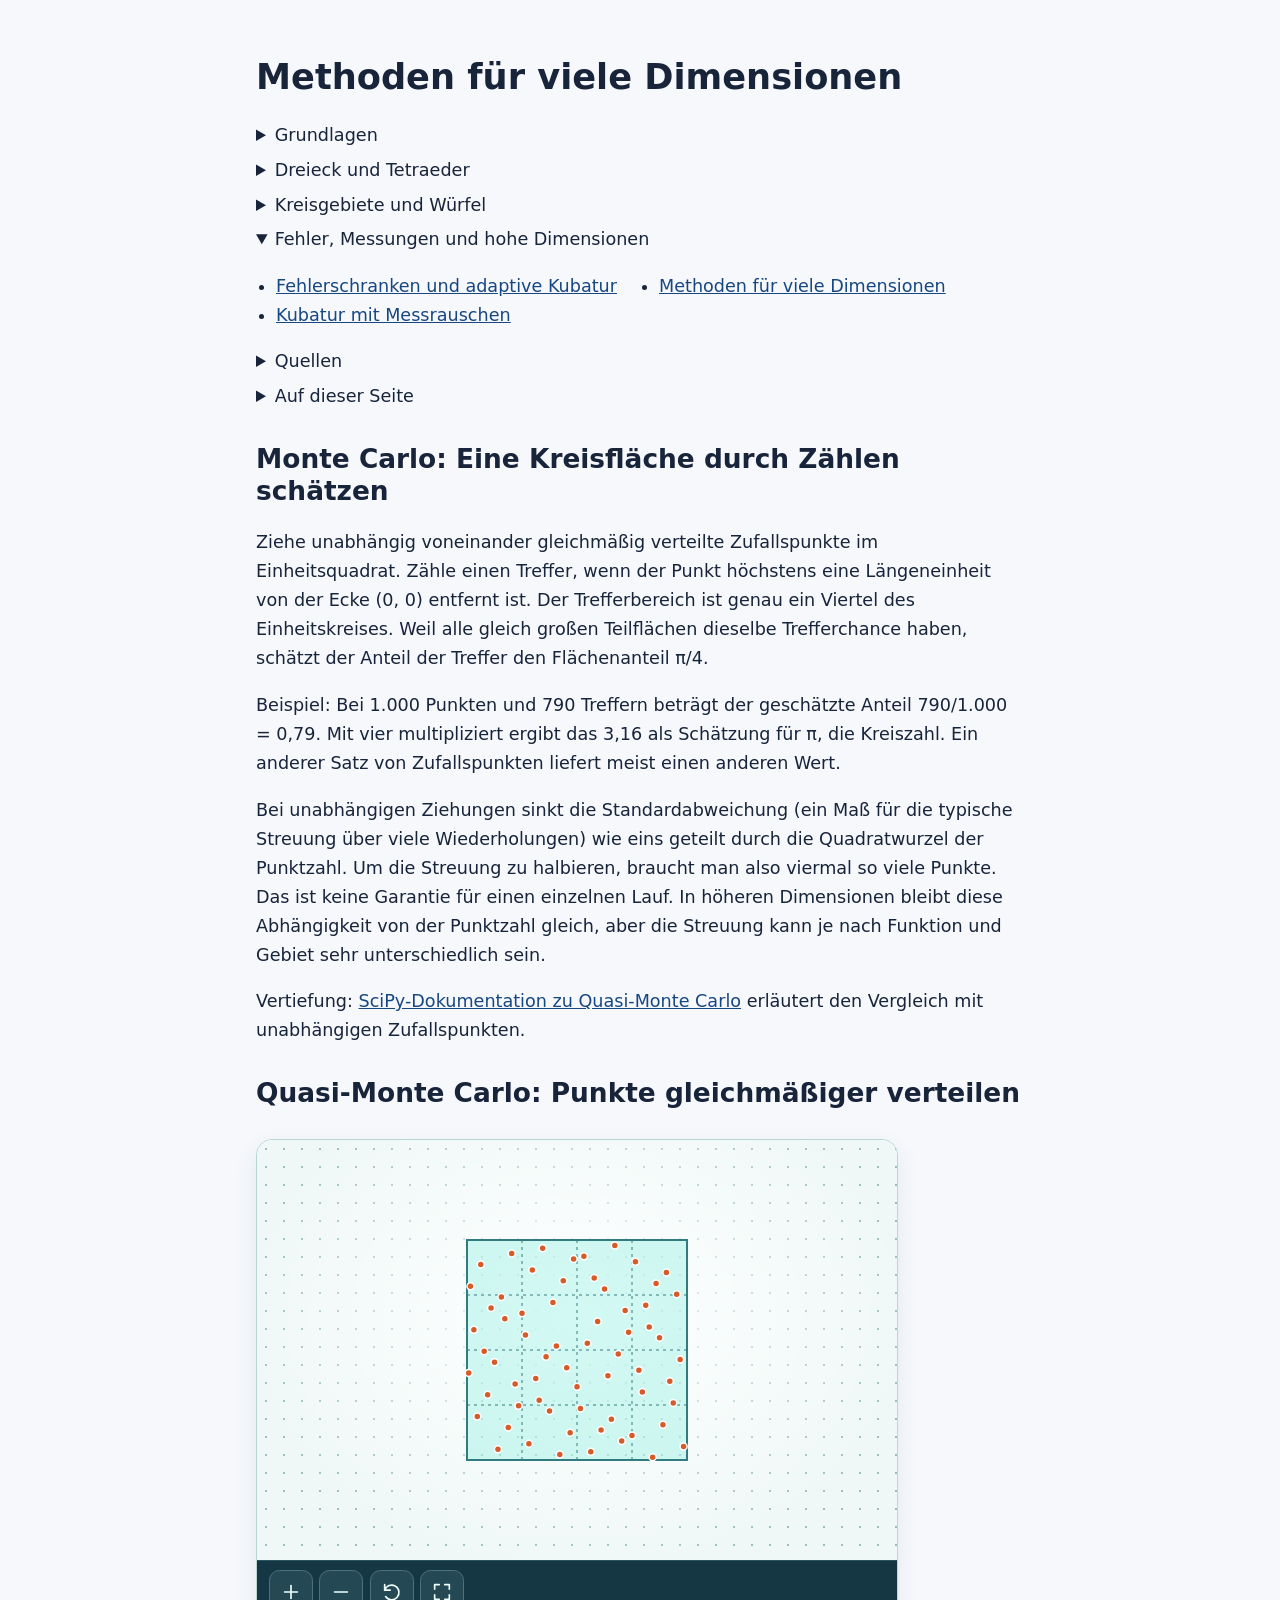
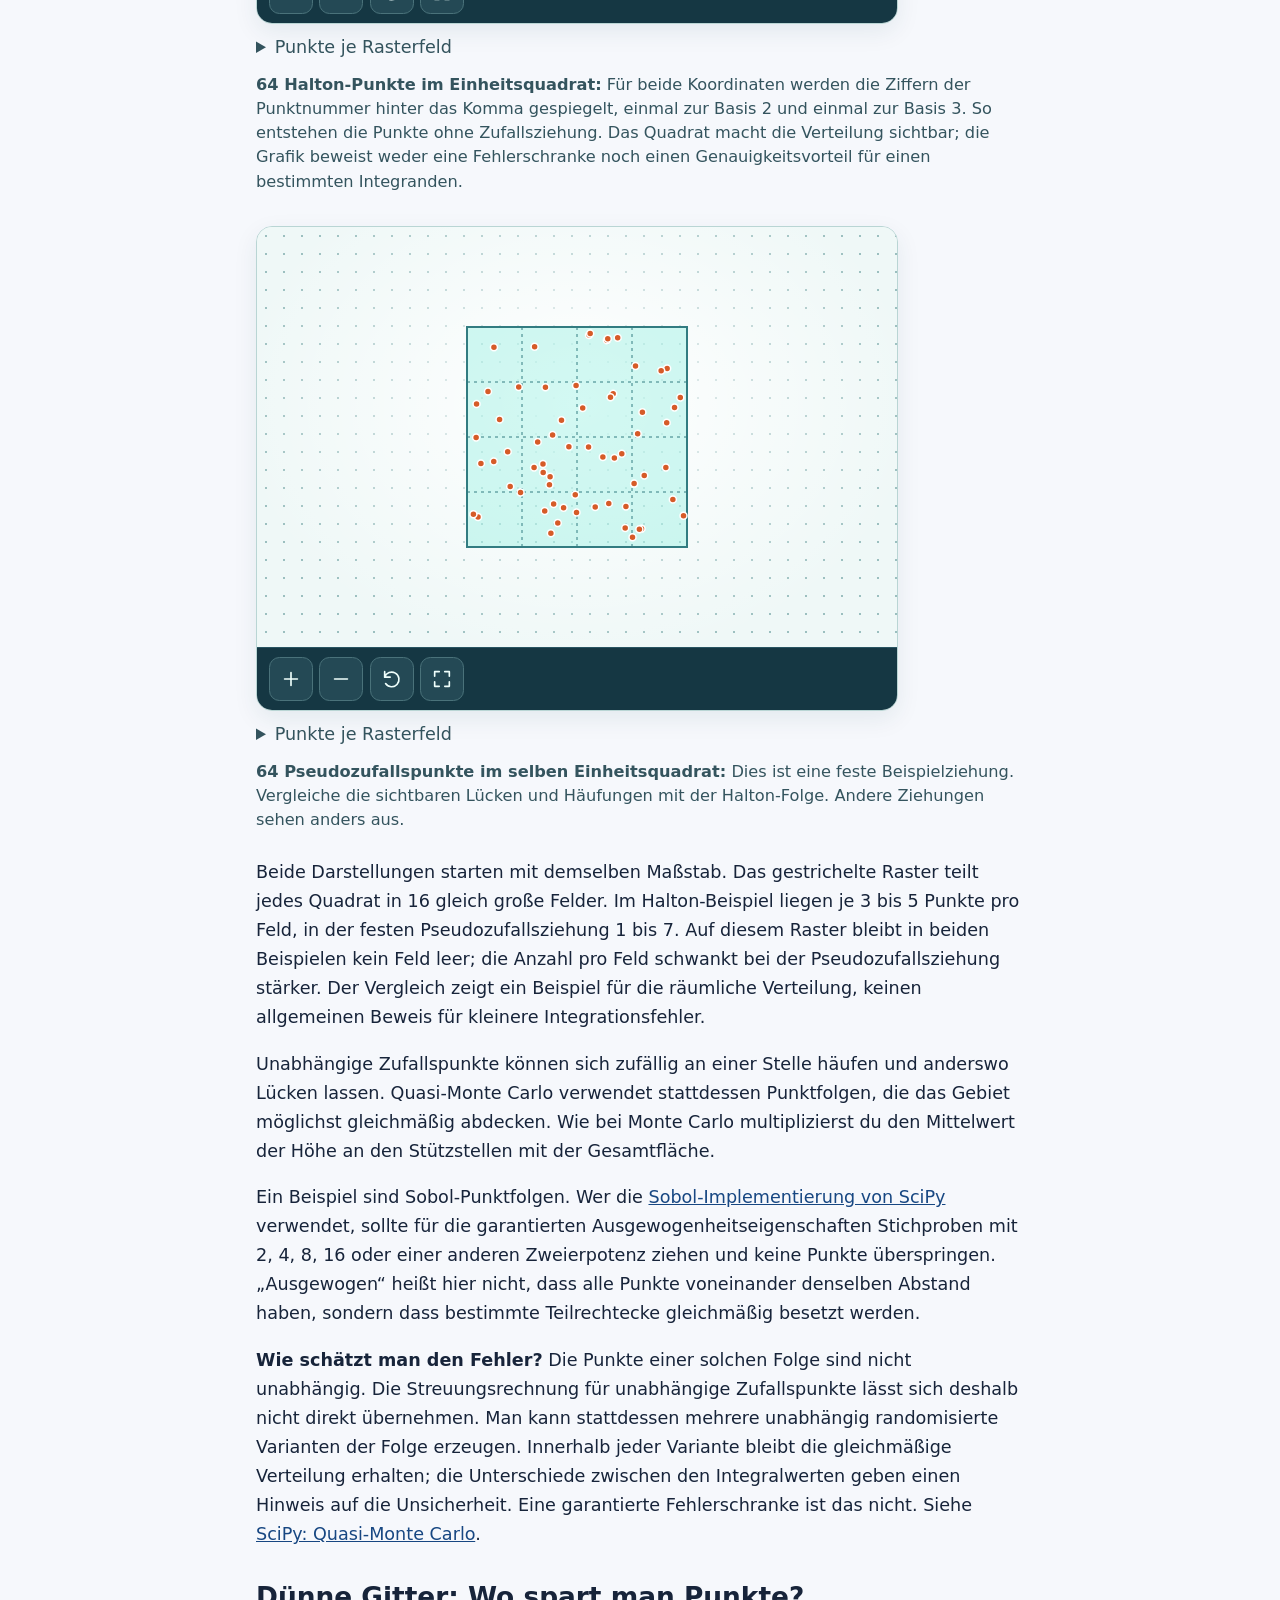
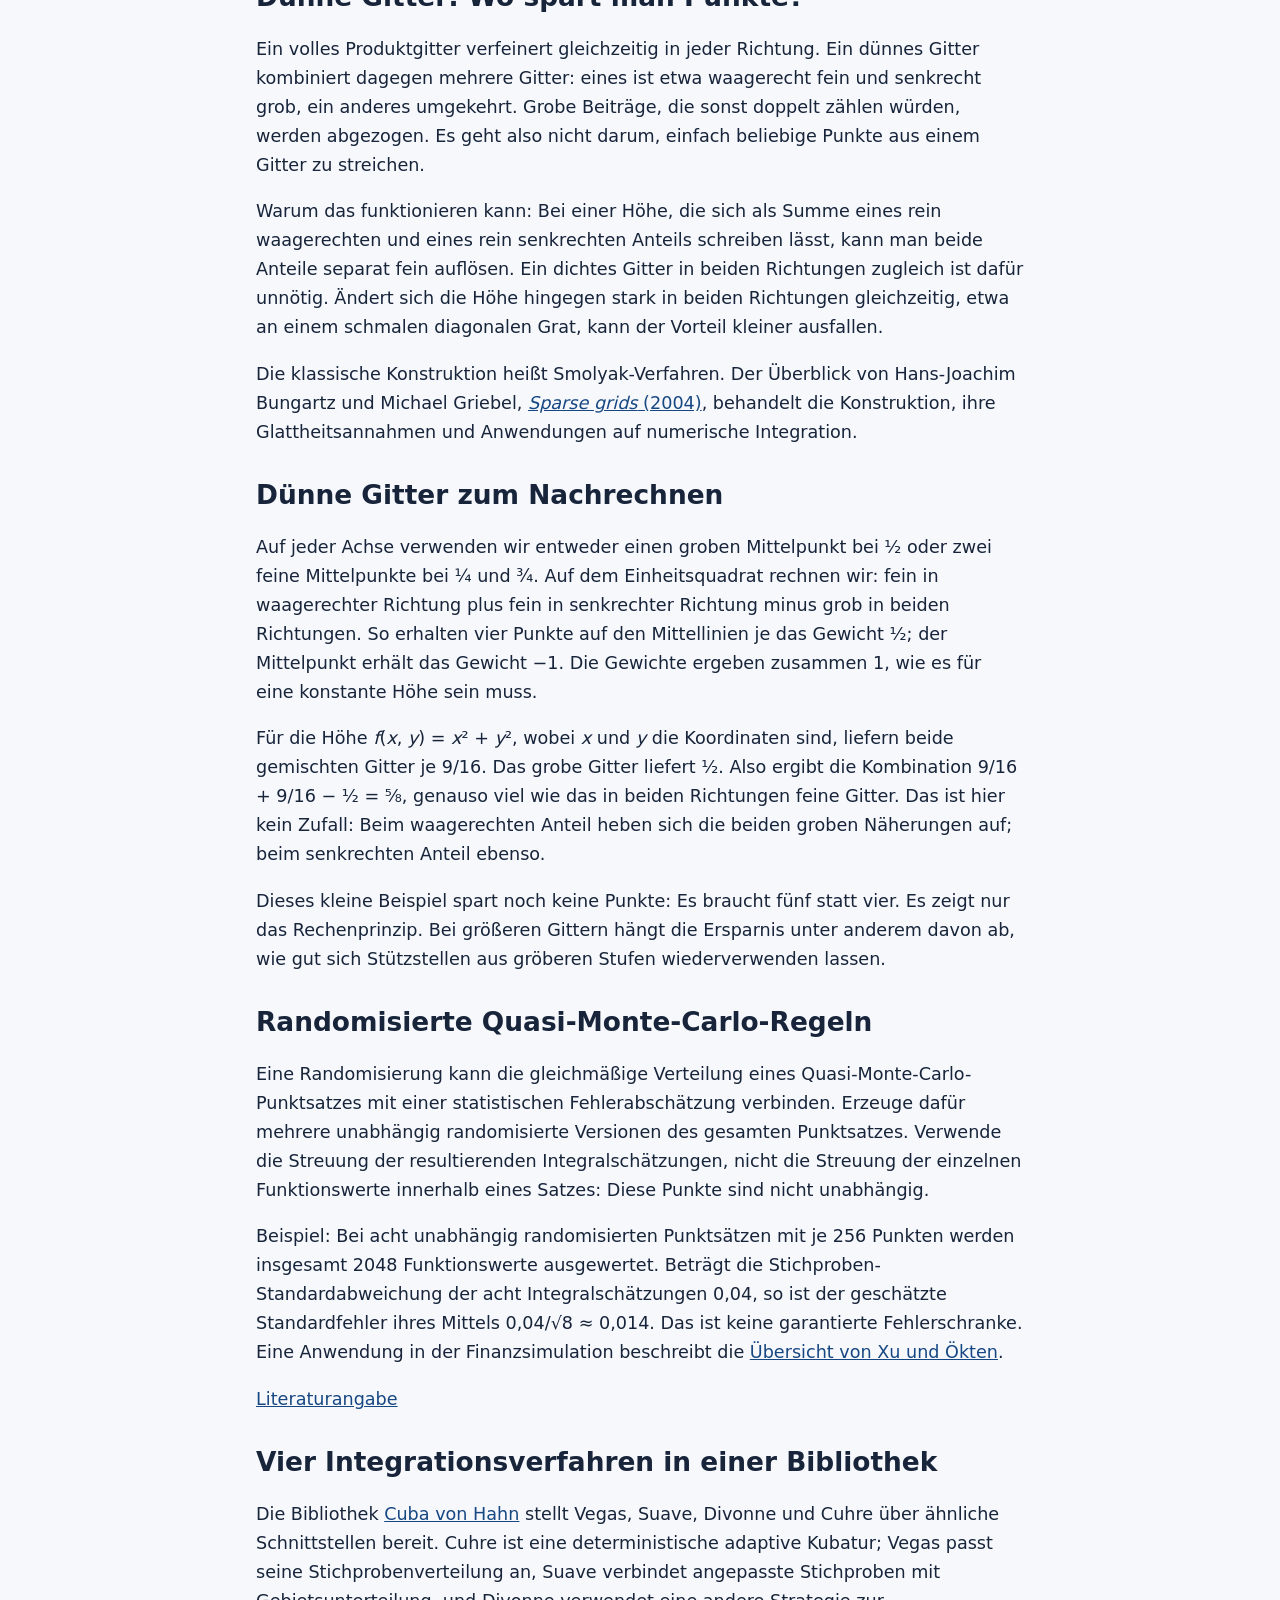
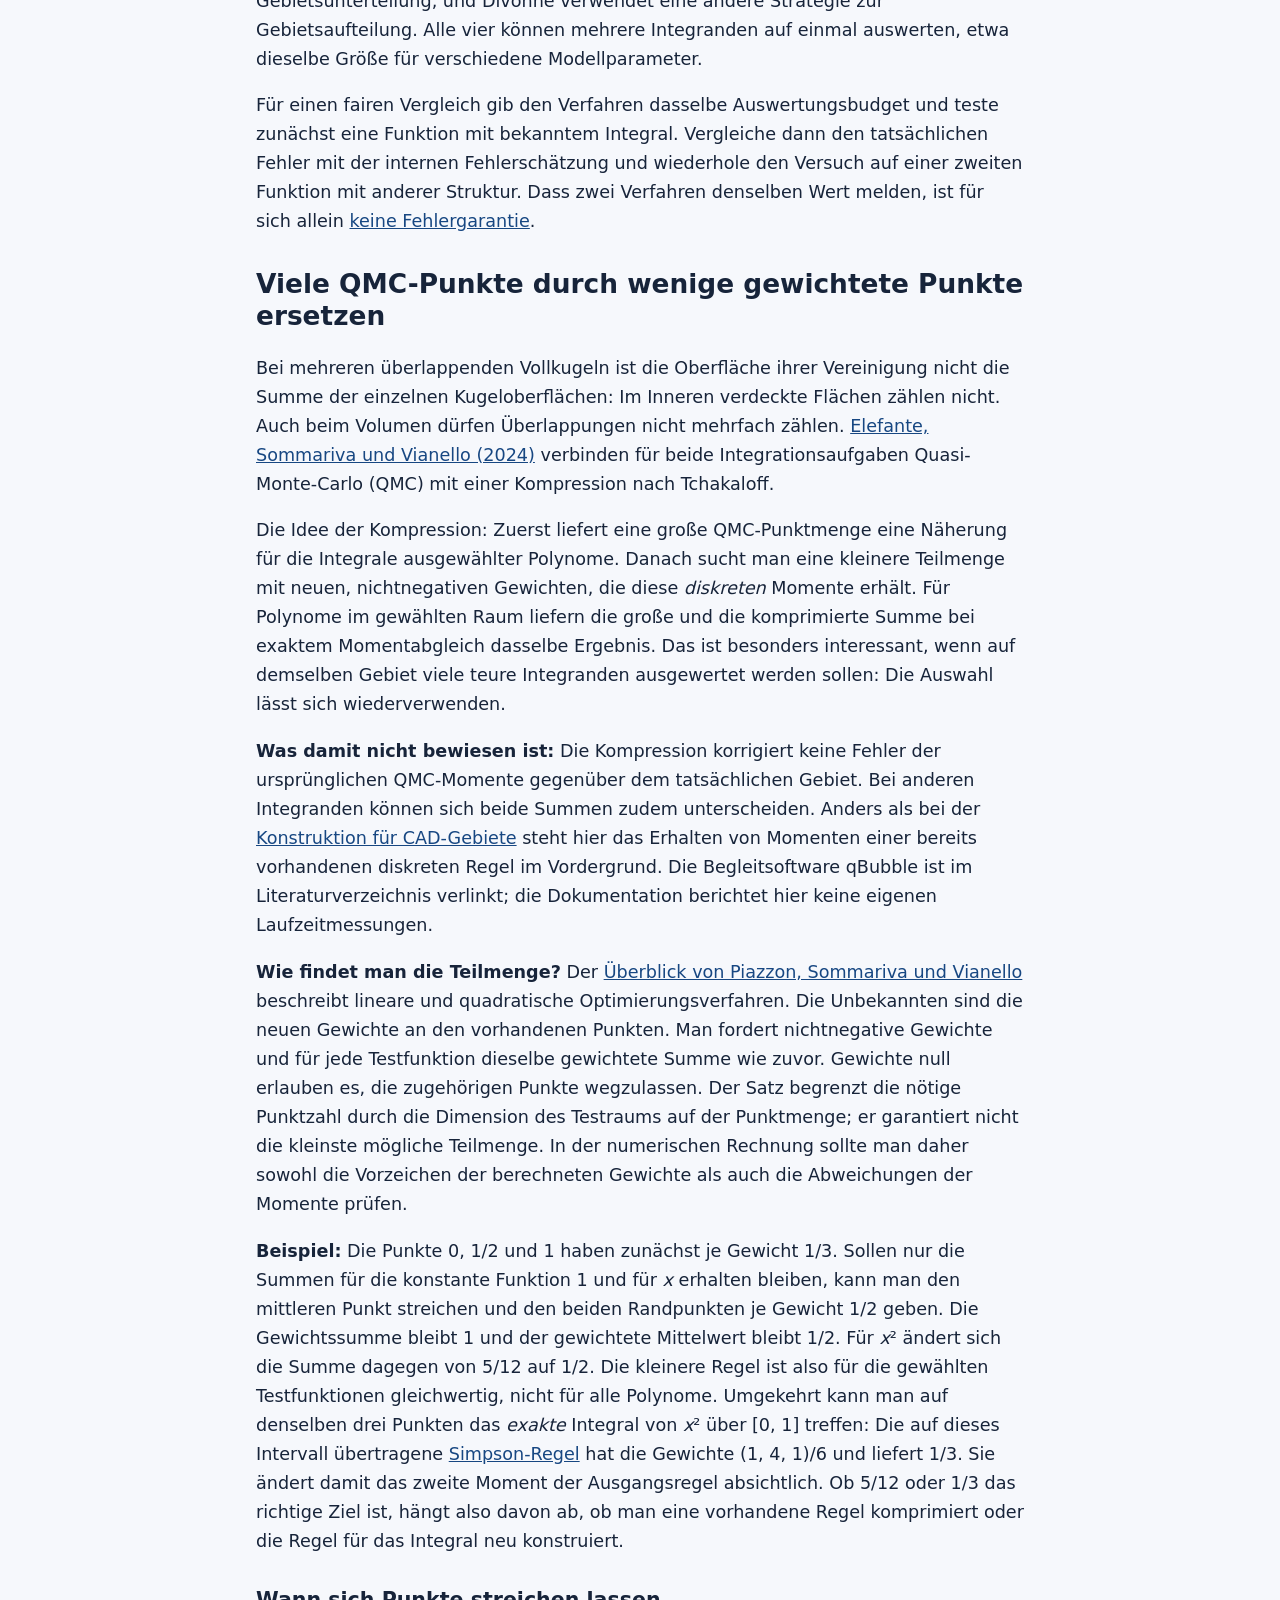
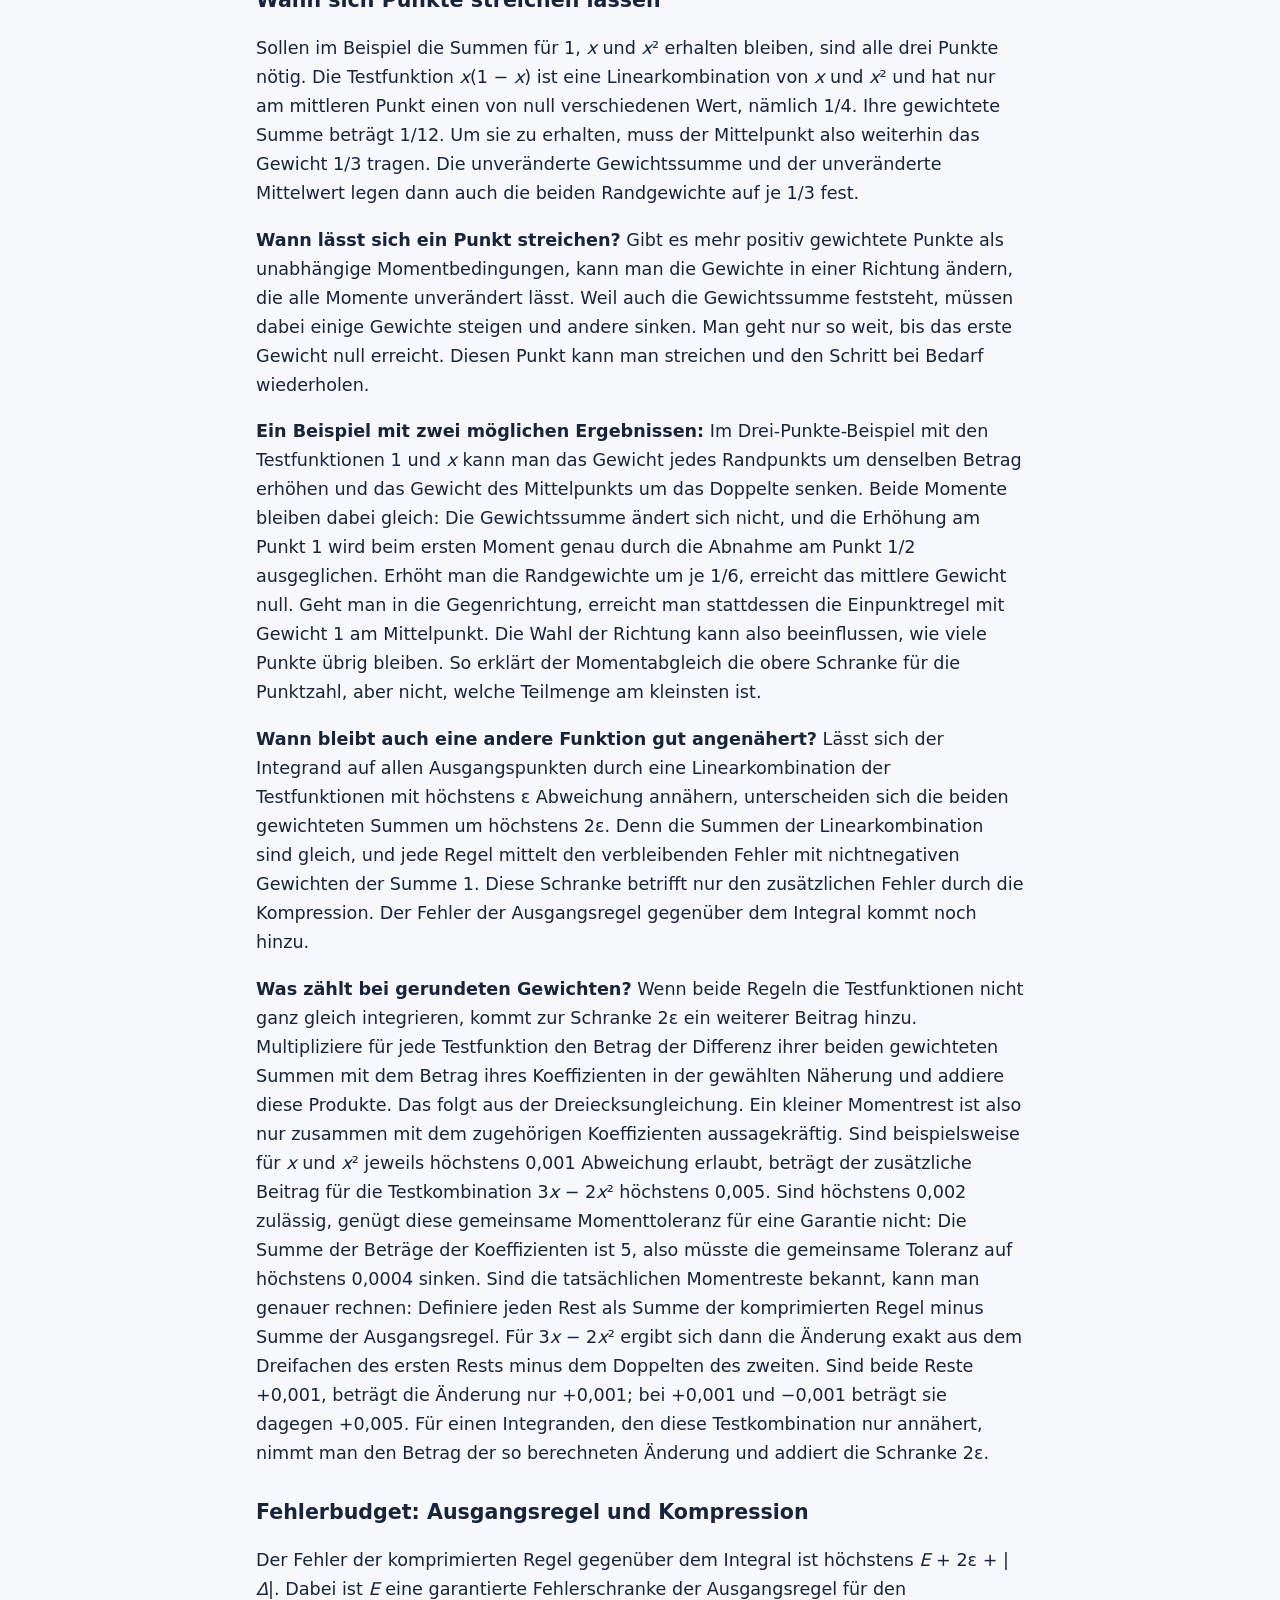
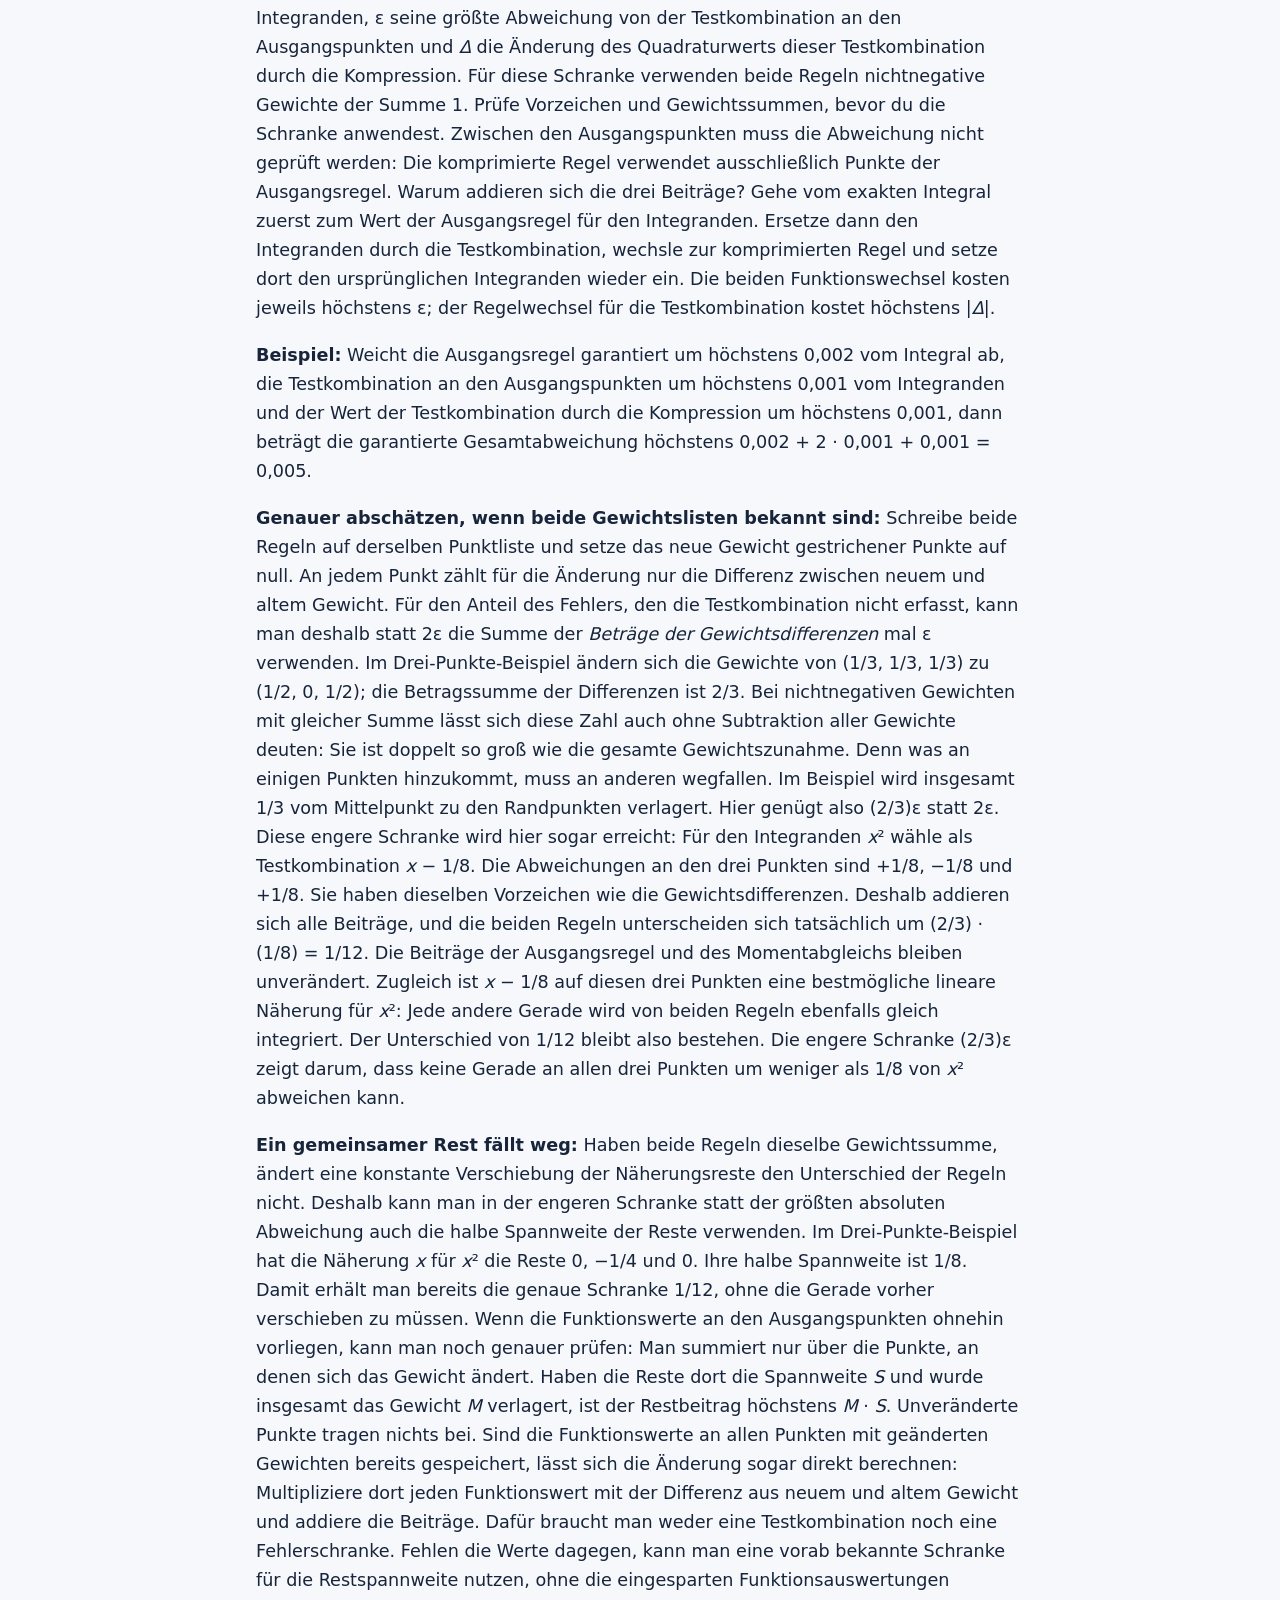
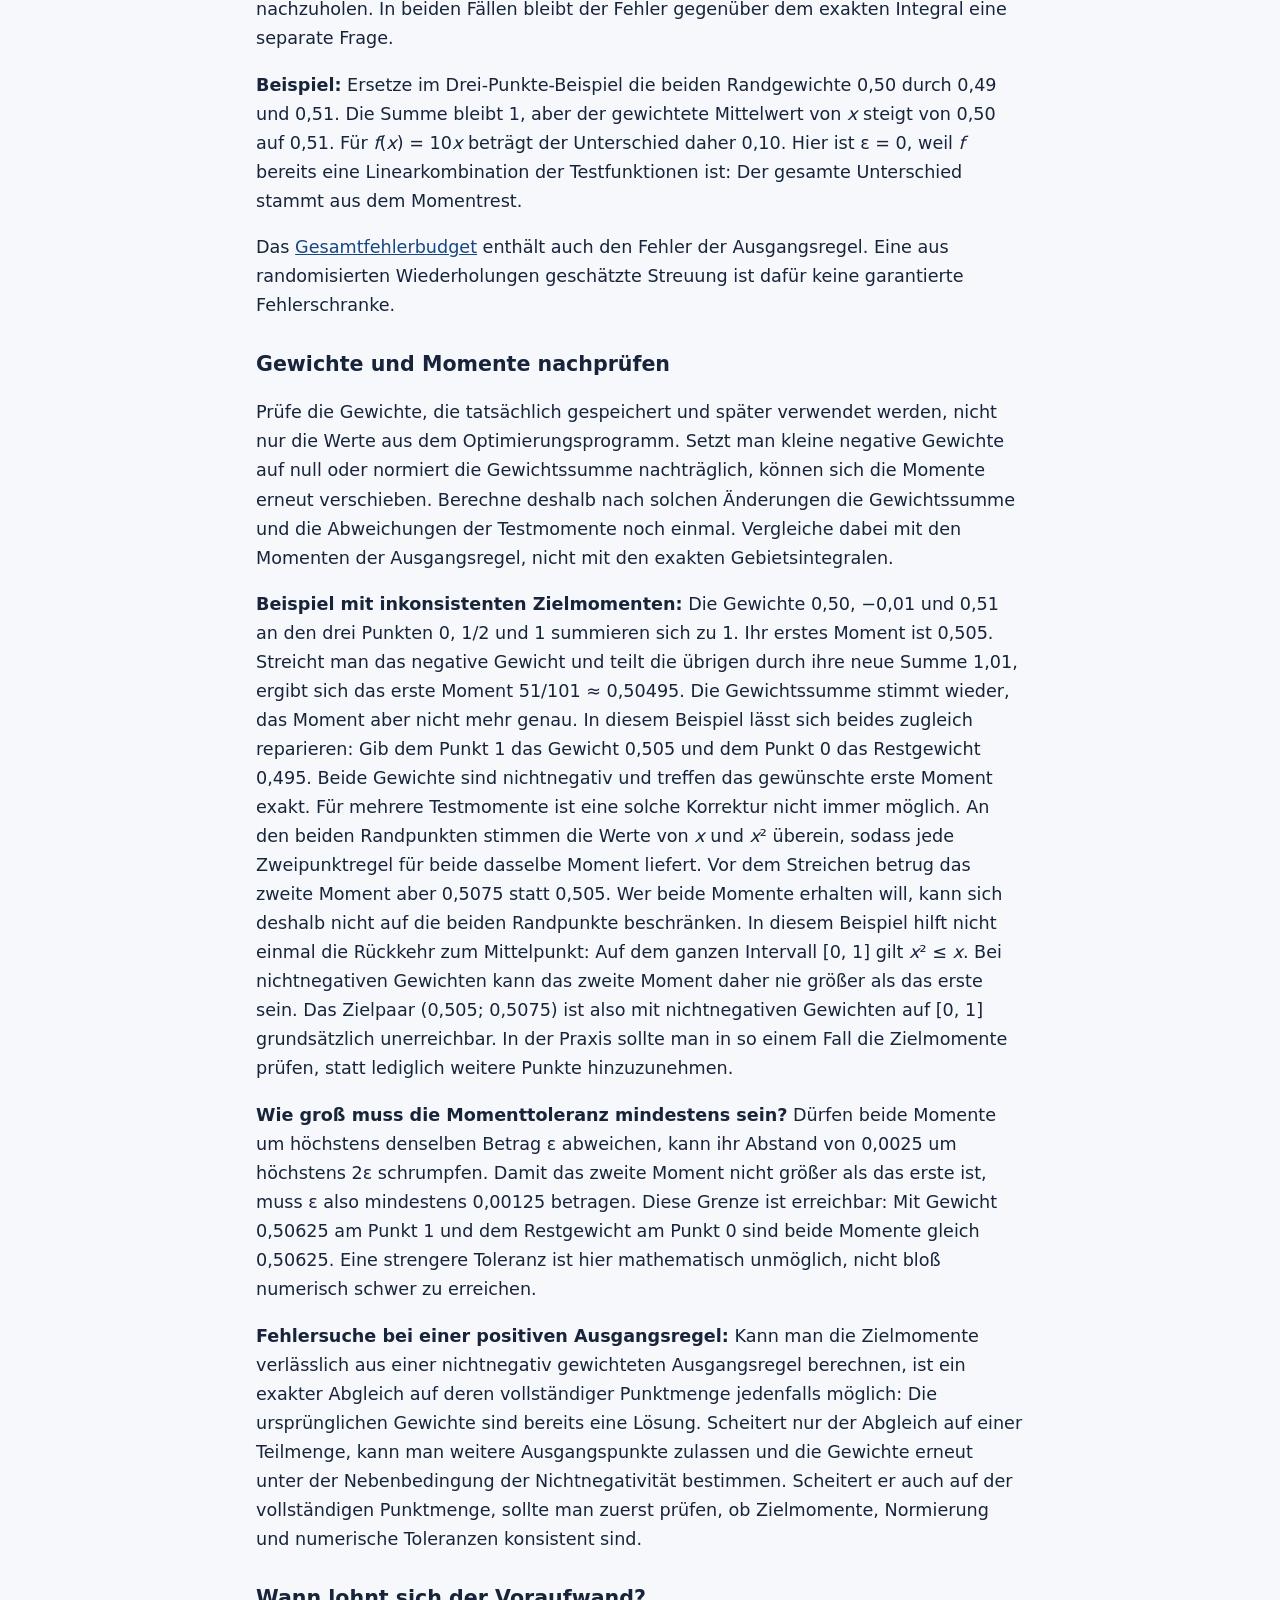
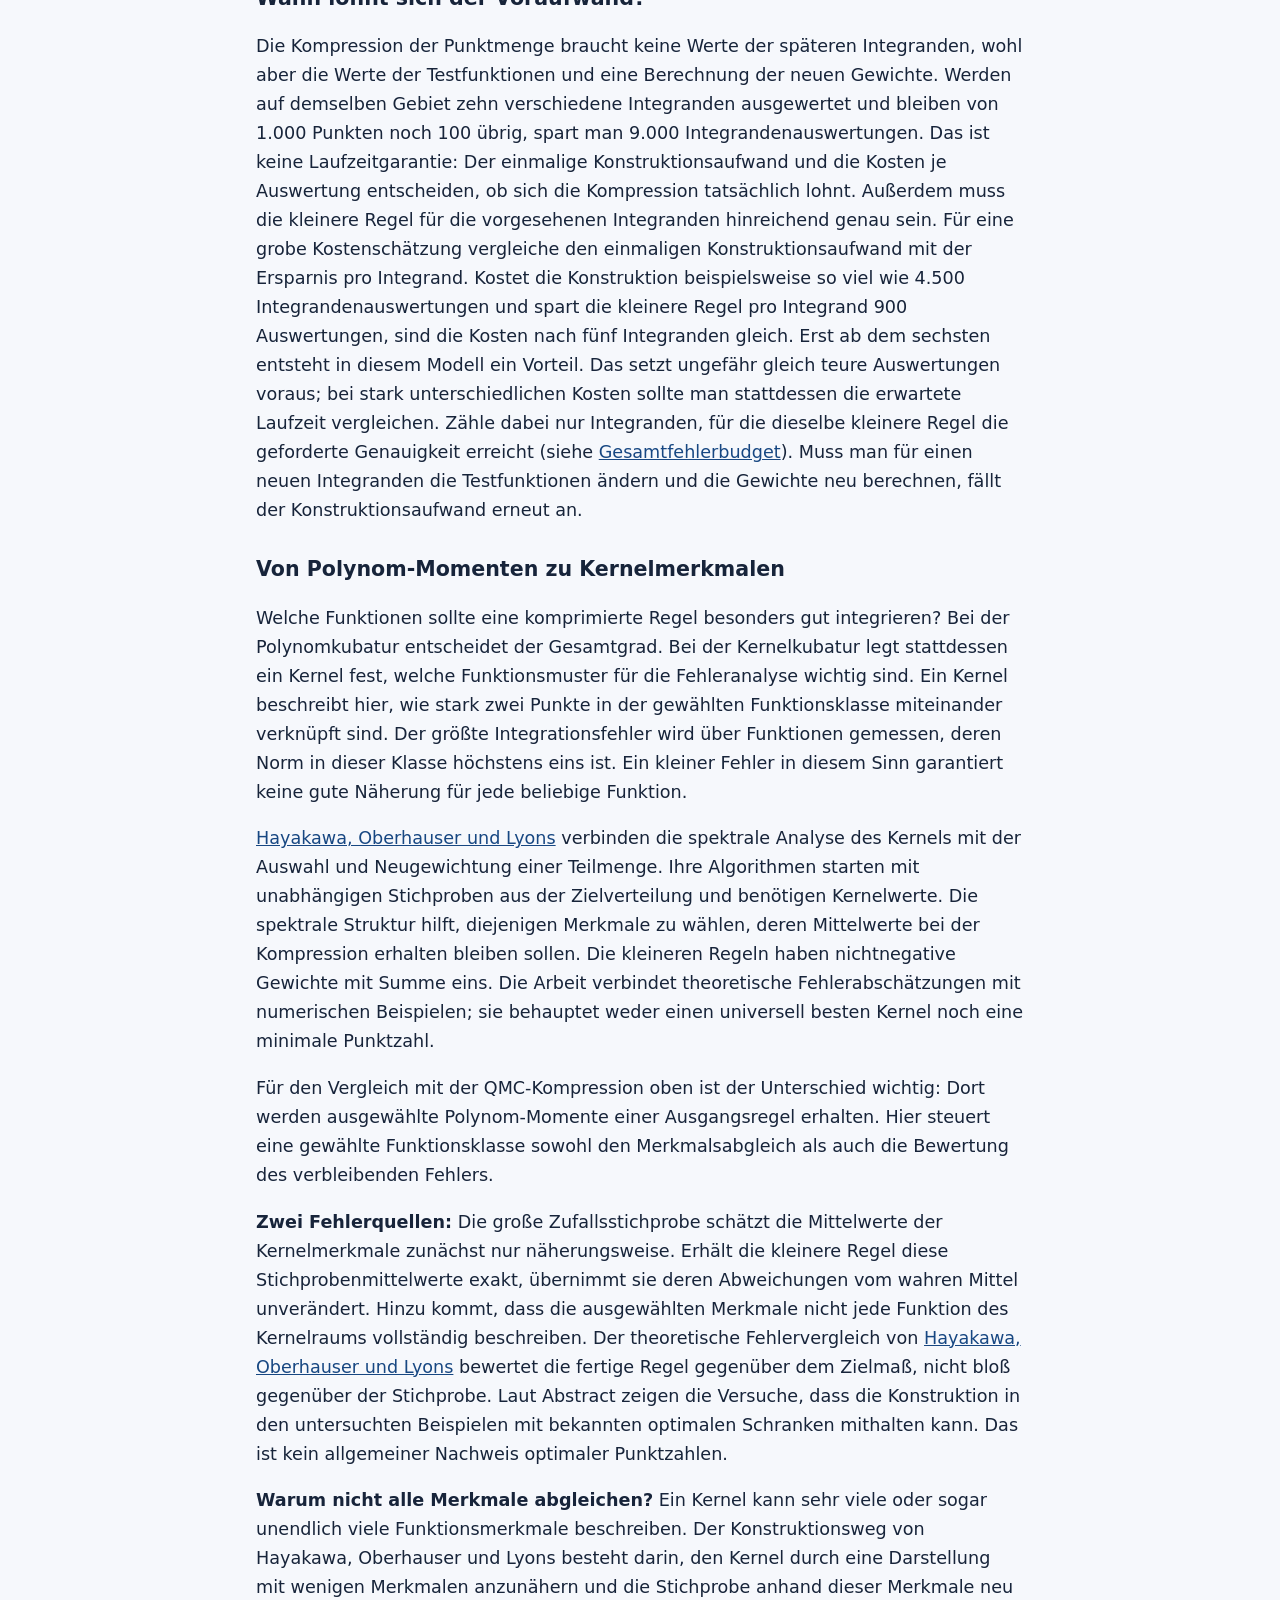
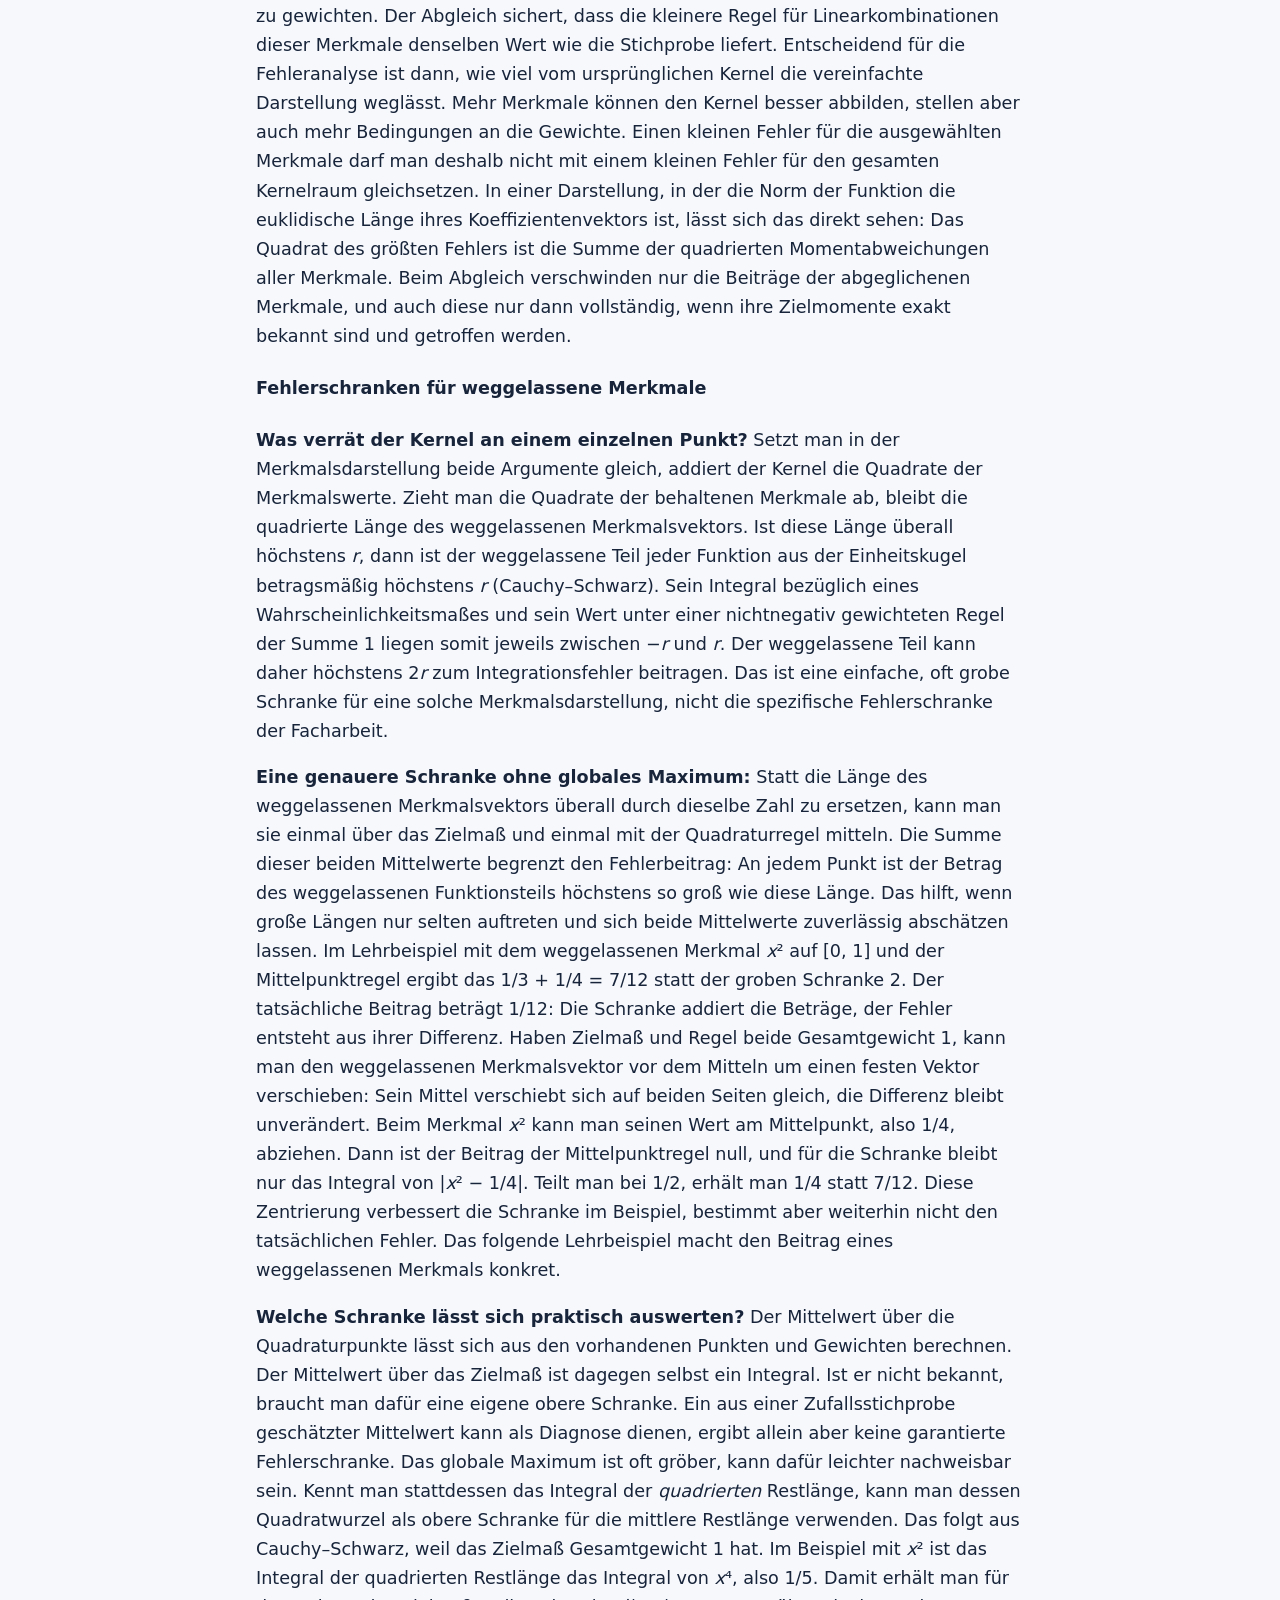
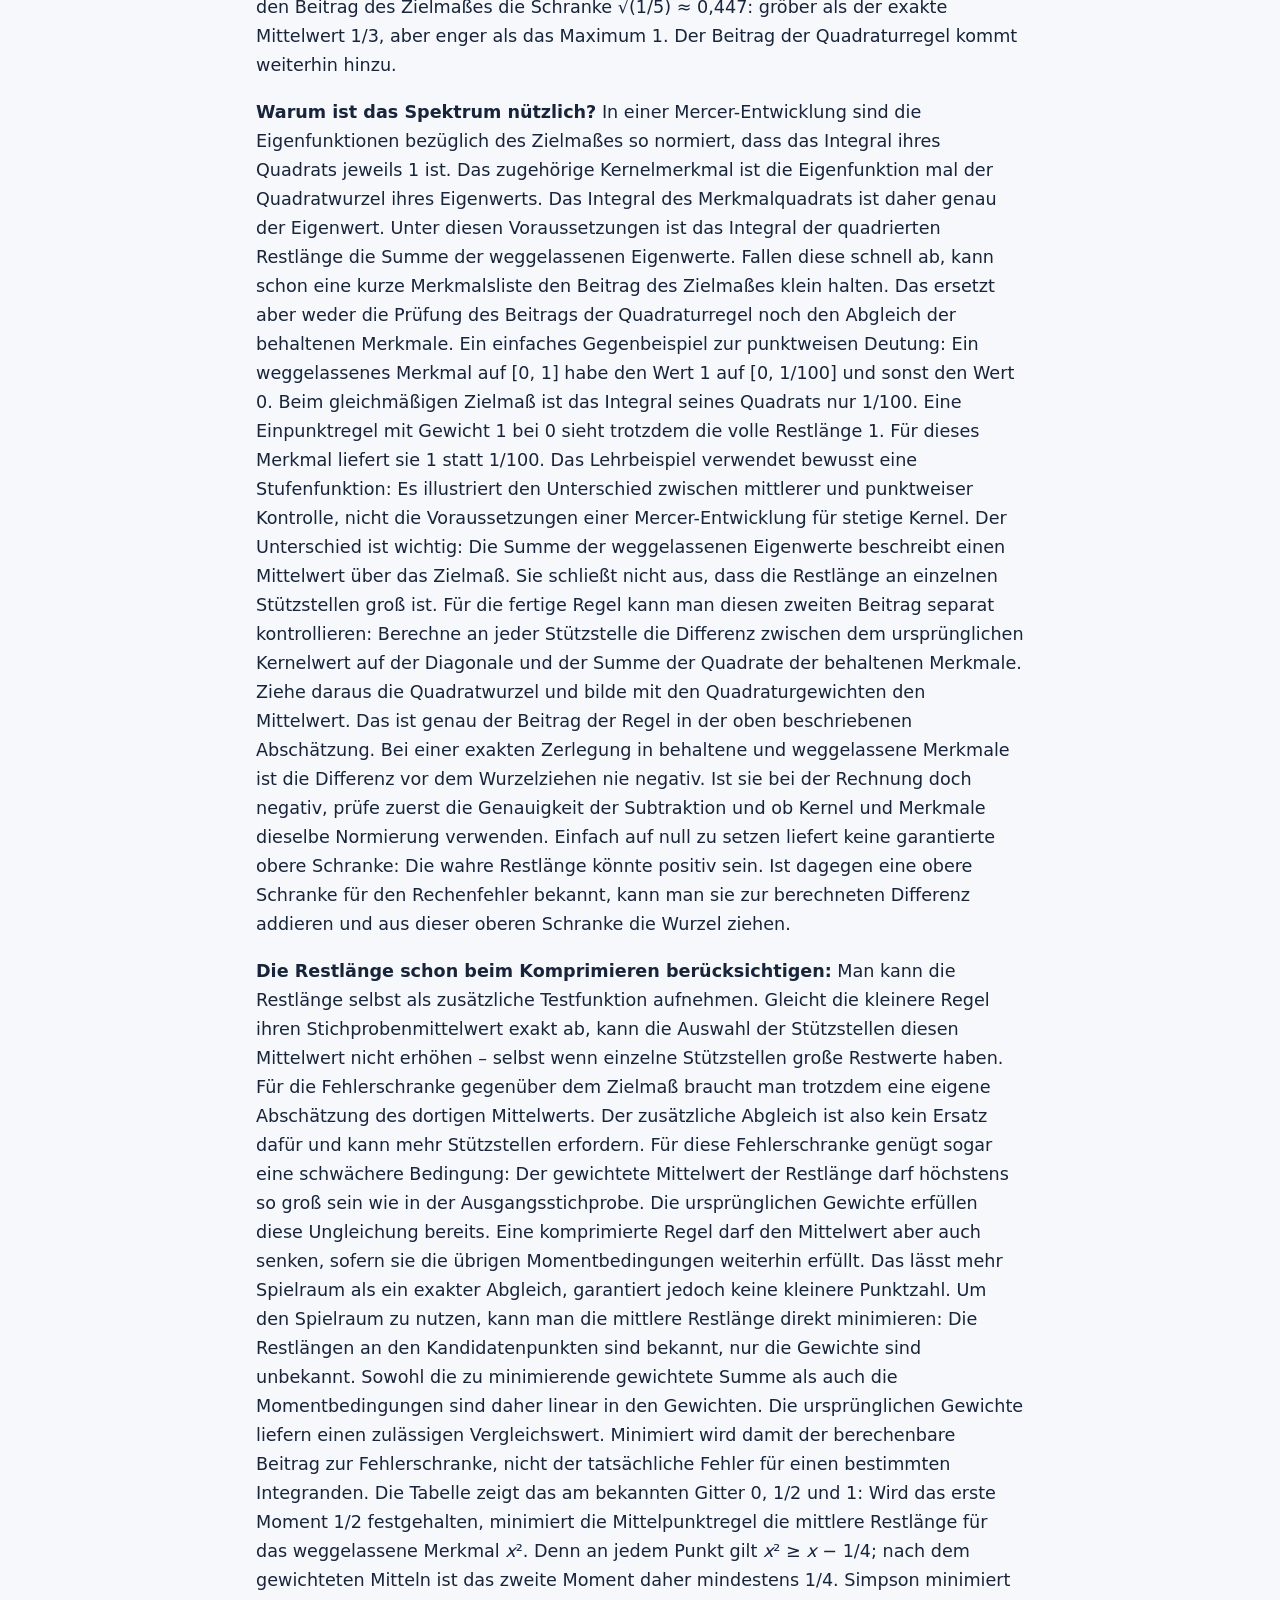
<file: viele-dimensionen.html>
<!doctype html>
<html lang="de"><head><meta charset="utf-8"><meta name="viewport" content="width=device-width, initial-scale=1"><title>Methoden für viele Dimensionen | Kubatur</title><link rel="stylesheet" href="kubatur.css"><script defer src="kubatur-viewer.js"></script></head><body><main>
<h1>Methoden für viele Dimensionen</h1>
<nav class="kapitel" aria-label="Lernpfad"><details><summary>Grundlagen</summary><ul><li><a href="index.html">Kubatur: Einstieg und Grundlagen</a></li><li><a href="gauss.html">Gauß-Quadratur</a></li><li><a href="quadrat.html">Quadrat und Rechteck</a></li></ul></details><details><summary>Dreieck und Tetraeder</summary><ul><li><a href="dreieck.html">Dreieck</a></li><li><a href="tetraeder.html">Tetraeder</a></li><li><a href="dreieck-tetraeder.html">Dreieck und Tetraeder: gemeinsame Methoden</a></li></ul></details><details><summary>Kreisgebiete und Würfel</summary><ul><li><a href="kreis.html">Kreisscheibe, Sektor und Viertelring</a></li><li><a href="kreisring.html">Voller Kreisring</a></li><li><a href="wuerfel.html">Würfel und Hyperwürfel</a></li></ul></details><details open><summary>Fehler, Messungen und hohe Dimensionen</summary><ul><li><a href="fehler.html">Fehlerschranken und adaptive Kubatur</a></li><li><a href="messungen.html">Kubatur mit Messrauschen</a></li><li><a href="viele-dimensionen.html" aria-current="page">Methoden für viele Dimensionen</a></li></ul></details><details><summary>Quellen</summary><ul><li><a href="quellen.html">Quellen und Lesetipps</a></li></ul></details></nav>
<nav aria-label="Auf dieser Seite"><details><summary>Auf dieser Seite</summary><ol><li><a href="#monte-carlo-eine-kreisflaeche-durch-zaehlen-schaetzen">Monte Carlo: Eine Kreisfläche durch Zählen schätzen</a></li><li><a href="#quasi-monte-carlo-punkte-gleichmaessiger-verteilen">Quasi-Monte Carlo: Punkte gleichmäßiger verteilen</a></li><li><a href="#duenne-gitter-wo-spart-man-punkte">Dünne Gitter: Wo spart man Punkte?</a></li><li><a href="#duenne-gitter-zum-nachrechnen">Dünne Gitter zum Nachrechnen</a></li><li><a href="#randomisierte-qmc">Randomisierte Quasi-Monte-Carlo-Regeln</a></li><li><a href="#cuba-vergleich">Vier Integrationsverfahren in einer Bibliothek</a></li><li><a href="#qmc-kompression">Viele QMC-Punkte durch wenige gewichtete Punkte ersetzen</a><ol><li><a href="#qmc-kompressionsgrenze">Wann sich Punkte streichen lassen</a></li><li><a href="#kompression-fehlerbudget">Fehlerbudget: Ausgangsregel und Kompression</a></li><li><a href="#kompression-pruefablauf">Gewichte und Momente nachprüfen</a></li><li><a href="#kompression-kosten">Wann lohnt sich der Voraufwand?</a></li><li><a href="#kernel-kompression">Kompression mit Kernelmerkmalen</a><ol><li><a href="#kernel-restschranken">Fehlerschranken für weggelassene Merkmale</a></li><li><a href="#kernel-unsichere-zielmomente">Wenn Zielmomente nur geschätzt sind</a></li><li><a href="#kernel-lehrbeispiele">Lehrbeispiele</a></li></ol></li><li><a href="#zufaellige-momenthuellen">Wie viele Zufallspunkte braucht die Konstruktion?</a></li></ol></li><li><a href="#goda-zufallsgitter">Zufällige Kandidaten für mehrdimensionale Gitterregeln</a><ol><li><a href="#median-qmc">Median-QMC</a></li><li><a href="#qmc-budget-wiederholungen">Punktzahl und Wiederholungen</a></li><li><a href="#qmc-zelttransformation">Zelttransformation und Frolov-Kubatur</a></li><li><a href="#qmc-schiefe">Schiefe und Student-t-Intervalle</a></li><li><a href="#qmc-quantilintervalle">Konfidenzintervalle aus Quantilen</a></li></ol></li></ol></details></nav>
<section id="monte-carlo-eine-kreisflaeche-durch-zaehlen-schaetzen"><h2>Monte Carlo: Eine Kreisfläche durch Zählen schätzen</h2><p>Ziehe unabhängig voneinander gleichmäßig verteilte Zufallspunkte im Einheitsquadrat. Zähle einen Treffer, wenn der Punkt höchstens eine Längeneinheit von der Ecke (0, 0) entfernt ist. Der Trefferbereich ist genau ein Viertel des Einheitskreises. Weil alle gleich großen Teilflächen dieselbe Trefferchance haben, schätzt der Anteil der Treffer den Flächenanteil π/4.</p><p>Beispiel: Bei 1.000 Punkten und 790 Treffern beträgt der geschätzte Anteil 790/1.000 = 0,79. Mit vier multipliziert ergibt das 3,16 als Schätzung für π, die Kreiszahl. Ein anderer Satz von Zufallspunkten liefert meist einen anderen Wert.</p><p>Bei unabhängigen Ziehungen sinkt die Standardabweichung (ein Maß für die typische Streuung über viele Wiederholungen) wie eins geteilt durch die Quadratwurzel der Punktzahl. Um die Streuung zu halbieren, braucht man also viermal so viele Punkte. Das ist keine Garantie für einen einzelnen Lauf. In höheren Dimensionen bleibt diese Abhängigkeit von der Punktzahl gleich, aber die Streuung kann je nach Funktion und Gebiet sehr unterschiedlich sein.</p><p>Vertiefung: <a href="https://docs.scipy.org/doc/scipy/reference/stats.qmc.html">SciPy-Dokumentation zu Quasi-Monte Carlo</a> erläutert den Vergleich mit unabhängigen Zufallspunkten.</p></section>
<section id="quasi-monte-carlo-punkte-gleichmaessiger-verteilen"><h2>Quasi-Monte Carlo: Punkte gleichmäßiger verteilen</h2><div class="kubatur-comparison"><figure class="kubatur-figure"><div data-kubatur-viewer="halton"></div><figcaption><strong>64 Halton-Punkte im Einheitsquadrat:</strong> Für beide Koordinaten werden die Ziffern der Punktnummer hinter das Komma gespiegelt, einmal zur Basis 2 und einmal zur Basis 3. So entstehen die Punkte ohne Zufallsziehung. Das Quadrat macht die Verteilung sichtbar; die Grafik beweist weder eine Fehlerschranke noch einen Genauigkeitsvorteil für einen bestimmten Integranden.</figcaption></figure><figure class="kubatur-figure"><div data-kubatur-viewer="randomSquare"></div><figcaption><strong>64 Pseudozufallspunkte im selben Einheitsquadrat:</strong> Dies ist eine feste Beispielziehung. Vergleiche die sichtbaren Lücken und Häufungen mit der Halton-Folge. Andere Ziehungen sehen anders aus.</figcaption></figure></div><p>Beide Darstellungen starten mit demselben Maßstab. Das gestrichelte Raster teilt jedes Quadrat in 16 gleich große Felder. Im Halton-Beispiel liegen je 3 bis 5 Punkte pro Feld, in der festen Pseudozufallsziehung 1 bis 7. Auf diesem Raster bleibt in beiden Beispielen kein Feld leer; die Anzahl pro Feld schwankt bei der Pseudozufallsziehung stärker. Der Vergleich zeigt ein Beispiel für die räumliche Verteilung, keinen allgemeinen Beweis für kleinere Integrationsfehler.</p><p>Unabhängige Zufallspunkte können sich zufällig an einer Stelle häufen und anderswo Lücken lassen. Quasi-Monte Carlo verwendet stattdessen Punktfolgen, die das Gebiet möglichst gleichmäßig abdecken. Wie bei Monte Carlo multiplizierst du den Mittelwert der Höhe an den Stützstellen mit der Gesamtfläche.</p><p>Ein Beispiel sind Sobol-Punktfolgen. Wer die <a href="https://docs.scipy.org/doc/scipy/reference/generated/scipy.stats.qmc.Sobol.html">Sobol-Implementierung von SciPy</a> verwendet, sollte für die garantierten Ausgewogenheitseigenschaften Stichproben mit 2, 4, 8, 16 oder einer anderen Zweierpotenz ziehen und keine Punkte überspringen. „Ausgewogen“ heißt hier nicht, dass alle Punkte voneinander denselben Abstand haben, sondern dass bestimmte Teilrechtecke gleichmäßig besetzt werden.</p><p><strong>Wie schätzt man den Fehler?</strong> Die Punkte einer solchen Folge sind nicht unabhängig. Die Streuungsrechnung für unabhängige Zufallspunkte lässt sich deshalb nicht direkt übernehmen. Man kann stattdessen mehrere unabhängig randomisierte Varianten der Folge erzeugen. Innerhalb jeder Variante bleibt die gleichmäßige Verteilung erhalten; die Unterschiede zwischen den Integralwerten geben einen Hinweis auf die Unsicherheit. Eine garantierte Fehlerschranke ist das nicht. Siehe <a href="https://docs.scipy.org/doc/scipy/reference/stats.qmc.html">SciPy: Quasi-Monte Carlo</a>.</p></section>
<section id="duenne-gitter-wo-spart-man-punkte"><h2>Dünne Gitter: Wo spart man Punkte?</h2><p>Ein volles Produktgitter verfeinert gleichzeitig in jeder Richtung. Ein dünnes Gitter kombiniert dagegen mehrere Gitter: eines ist etwa waagerecht fein und senkrecht grob, ein anderes umgekehrt. Grobe Beiträge, die sonst doppelt zählen würden, werden abgezogen. Es geht also nicht darum, einfach beliebige Punkte aus einem Gitter zu streichen.</p><p>Warum das funktionieren kann: Bei einer Höhe, die sich als Summe eines rein waagerechten und eines rein senkrechten Anteils schreiben lässt, kann man beide Anteile separat fein auflösen. Ein dichtes Gitter in beiden Richtungen zugleich ist dafür unnötig. Ändert sich die Höhe hingegen stark in beiden Richtungen gleichzeitig, etwa an einem schmalen diagonalen Grat, kann der Vorteil kleiner ausfallen.</p><p>Die klassische Konstruktion heißt Smolyak-Verfahren. Der Überblick von Hans-Joachim Bungartz und Michael Griebel, <a href="https://doi.org/10.1017/S0962492904000182"><cite>Sparse grids</cite> (2004)</a>, behandelt die Konstruktion, ihre Glattheitsannahmen und Anwendungen auf numerische Integration.</p></section>
<section id="duenne-gitter-zum-nachrechnen"><h2>Dünne Gitter zum Nachrechnen</h2><p>Auf jeder Achse verwenden wir entweder einen groben Mittelpunkt bei ½ oder zwei feine Mittelpunkte bei ¼ und ¾. Auf dem Einheitsquadrat rechnen wir: fein in waagerechter Richtung plus fein in senkrechter Richtung minus grob in beiden Richtungen. So erhalten vier Punkte auf den Mittellinien je das Gewicht ½; der Mittelpunkt erhält das Gewicht −1. Die Gewichte ergeben zusammen 1, wie es für eine konstante Höhe sein muss.</p><p>Für die Höhe <var>f</var>(<var>x</var>, <var>y</var>) = <var>x</var>² + <var>y</var>², wobei <var>x</var> und <var>y</var> die Koordinaten sind, liefern beide gemischten Gitter je 9/16. Das grobe Gitter liefert ½. Also ergibt die Kombination 9/16 + 9/16 − ½ = ⅝, genauso viel wie das in beiden Richtungen feine Gitter. Das ist hier kein Zufall: Beim waagerechten Anteil heben sich die beiden groben Näherungen auf; beim senkrechten Anteil ebenso.</p><p>Dieses kleine Beispiel spart noch keine Punkte: Es braucht fünf statt vier. Es zeigt nur das Rechenprinzip. Bei größeren Gittern hängt die Ersparnis unter anderem davon ab, wie gut sich Stützstellen aus gröberen Stufen wiederverwenden lassen.</p></section>
<section id="randomisierte-qmc"><h2>Randomisierte Quasi-Monte-Carlo-Regeln</h2><p>Eine Randomisierung kann die gleichmäßige Verteilung eines Quasi-Monte-Carlo-Punktsatzes mit einer statistischen Fehlerabschätzung verbinden. Erzeuge dafür mehrere unabhängig randomisierte Versionen des gesamten Punktsatzes. Verwende die Streuung der resultierenden Integralschätzungen, nicht die Streuung der einzelnen Funktionswerte innerhalb eines Satzes: Diese Punkte sind nicht unabhängig.</p><p>Beispiel: Bei acht unabhängig randomisierten Punktsätzen mit je 256 Punkten werden insgesamt 2048 Funktionswerte ausgewertet. Beträgt die Stichproben-Standardabweichung der acht Integralschätzungen 0,04, so ist der geschätzte Standardfehler ihres Mittels 0,04/√8 ≈ 0,014. Das ist keine garantierte Fehlerschranke. Eine Anwendung in der Finanzsimulation beschreibt die <a href="quellen.html#xu-okten">Übersicht von Xu und Ökten</a>.</p><p><a href="quellen.html#xu-okten">Literaturangabe</a></p></section>
<section id="cuba-vergleich"><h2>Vier Integrationsverfahren in einer Bibliothek</h2><p>Die Bibliothek <a href="quellen.html#hahn-cuba">Cuba von Hahn</a> stellt Vegas, Suave, Divonne und Cuhre über ähnliche Schnittstellen bereit. Cuhre ist eine deterministische adaptive Kubatur; Vegas passt seine Stichprobenverteilung an, Suave verbindet angepasste Stichproben mit Gebietsunterteilung, und Divonne verwendet eine andere Strategie zur Gebietsaufteilung. Alle vier können mehrere Integranden auf einmal auswerten, etwa dieselbe Größe für verschiedene Modellparameter.</p><p>Für einen fairen Vergleich gib den Verfahren dasselbe Auswertungsbudget und teste zunächst eine Funktion mit bekanntem Integral. Vergleiche dann den tatsächlichen Fehler mit der internen Fehlerschätzung und wiederhole den Versuch auf einer zweiten Funktion mit anderer Struktur. Dass zwei Verfahren denselben Wert melden, ist für sich allein <a href="fehler.html#wann-eine-fehlerschaetzung-taeuschen-kann">keine Fehlergarantie</a>.</p></section>
<section id="qmc-kompression"><h2>Viele QMC-Punkte durch wenige gewichtete Punkte ersetzen</h2><p>Bei mehreren überlappenden Vollkugeln ist die Oberfläche ihrer Vereinigung nicht die Summe der einzelnen Kugeloberflächen: Im Inneren verdeckte Flächen zählen nicht. Auch beim Volumen dürfen Überlappungen nicht mehrfach zählen. <a href="quellen.html#elefante-qbubble">Elefante, Sommariva und Vianello (2024)</a> verbinden für beide Integrationsaufgaben Quasi-Monte-Carlo (QMC) mit einer Kompression nach Tchakaloff.</p><p>Die Idee der Kompression: Zuerst liefert eine große QMC-Punktmenge eine Näherung für die Integrale ausgewählter Polynome. Danach sucht man eine kleinere Teilmenge mit neuen, nichtnegativen Gewichten, die diese <em>diskreten</em> Momente erhält. Für Polynome im gewählten Raum liefern die große und die komprimierte Summe bei exaktem Momentabgleich dasselbe Ergebnis. Das ist besonders interessant, wenn auf demselben Gebiet viele teure Integranden ausgewertet werden sollen: Die Auswahl lässt sich wiederverwenden.</p><p><strong>Was damit nicht bewiesen ist:</strong> Die Kompression korrigiert keine Fehler der ursprünglichen QMC-Momente gegenüber dem tatsächlichen Gebiet. Bei anderen Integranden können sich beide Summen zudem unterscheiden. Anders als bei der <a href="fehler.html#nurbs-kubatur">Konstruktion für CAD-Gebiete</a> steht hier das Erhalten von Momenten einer bereits vorhandenen diskreten Regel im Vordergrund. Die Begleitsoftware qBubble ist im Literaturverzeichnis verlinkt; die Dokumentation berichtet hier keine eigenen Laufzeitmessungen.</p><p><strong>Wie findet man die Teilmenge?</strong> Der <a href="quellen.html#catch-subsampling">Überblick von Piazzon, Sommariva und Vianello</a> beschreibt lineare und quadratische Optimierungsverfahren. Die Unbekannten sind die neuen Gewichte an den vorhandenen Punkten. Man fordert nichtnegative Gewichte und für jede Testfunktion dieselbe gewichtete Summe wie zuvor. Gewichte null erlauben es, die zugehörigen Punkte wegzulassen. Der Satz begrenzt die nötige Punktzahl durch die Dimension des Testraums auf der Punktmenge; er garantiert nicht die kleinste mögliche Teilmenge. In der numerischen Rechnung sollte man daher sowohl die Vorzeichen der berechneten Gewichte als auch die Abweichungen der Momente prüfen.</p><p id="kompression-beispiel"><strong>Beispiel:</strong> Die Punkte 0, 1/2 und 1 haben zunächst je Gewicht 1/3. Sollen nur die Summen für die konstante Funktion 1 und für <var>x</var> erhalten bleiben, kann man den mittleren Punkt streichen und den beiden Randpunkten je Gewicht 1/2 geben. Die Gewichtssumme bleibt 1 und der gewichtete Mittelwert bleibt 1/2. Für <var>x</var>² ändert sich die Summe dagegen von 5/12 auf 1/2. Die kleinere Regel ist also für die gewählten Testfunktionen gleichwertig, nicht für alle Polynome. Umgekehrt kann man auf denselben drei Punkten das <em>exakte</em> Integral von <var>x</var>² über [0, 1] treffen: Die auf dieses Intervall übertragene <a href="gauss.html#quadratur-vorgegebene-punkte">Simpson-Regel</a> hat die Gewichte (1, 4, 1)/6 und liefert 1/3. Sie ändert damit das zweite Moment der Ausgangsregel absichtlich. Ob 5/12 oder 1/3 das richtige Ziel ist, hängt also davon ab, ob man eine vorhandene Regel komprimiert oder die Regel für das Integral neu konstruiert.</p>
<h3 id="qmc-kompressionsgrenze">Wann sich Punkte streichen lassen</h3>
<p> Sollen im Beispiel die Summen für 1, <var>x</var> und <var>x</var>² erhalten bleiben, sind alle drei Punkte nötig. Die Testfunktion <var>x</var>(1 − <var>x</var>) ist eine Linearkombination von <var>x</var> und <var>x</var>² und hat nur am mittleren Punkt einen von null verschiedenen Wert, nämlich 1/4. Ihre gewichtete Summe beträgt 1/12. Um sie zu erhalten, muss der Mittelpunkt also weiterhin das Gewicht 1/3 tragen. Die unveränderte Gewichtssumme und der unveränderte Mittelwert legen dann auch die beiden Randgewichte auf je 1/3 fest.</p>
<p><strong>Wann lässt sich ein Punkt streichen?</strong> Gibt es mehr positiv gewichtete Punkte als unabhängige Momentbedingungen, kann man die Gewichte in einer Richtung ändern, die alle Momente unverändert lässt. Weil auch die Gewichtssumme feststeht, müssen dabei einige Gewichte steigen und andere sinken. Man geht nur so weit, bis das erste Gewicht null erreicht. Diesen Punkt kann man streichen und den Schritt bei Bedarf wiederholen.</p>
<p><strong>Ein Beispiel mit zwei möglichen Ergebnissen:</strong> Im Drei-Punkte-Beispiel mit den Testfunktionen 1 und <var>x</var> kann man das Gewicht jedes Randpunkts um denselben Betrag erhöhen und das Gewicht des Mittelpunkts um das Doppelte senken. Beide Momente bleiben dabei gleich: Die Gewichtssumme ändert sich nicht, und die Erhöhung am Punkt 1 wird beim ersten Moment genau durch die Abnahme am Punkt 1/2 ausgeglichen. Erhöht man die Randgewichte um je 1/6, erreicht das mittlere Gewicht null. Geht man in die Gegenrichtung, erreicht man stattdessen die Einpunktregel mit Gewicht 1 am Mittelpunkt. Die Wahl der Richtung kann also beeinflussen, wie viele Punkte übrig bleiben. So erklärt der Momentabgleich die obere Schranke für die Punktzahl, aber nicht, welche Teilmenge am kleinsten ist.</p>
<p><strong>Wann bleibt auch eine andere Funktion gut angenähert?</strong> Lässt sich der Integrand auf allen Ausgangspunkten durch eine Linearkombination der Testfunktionen mit höchstens ε Abweichung annähern, unterscheiden sich die beiden gewichteten Summen um höchstens 2ε. Denn die Summen der Linearkombination sind gleich, und jede Regel mittelt den verbleibenden Fehler mit nichtnegativen Gewichten der Summe 1. Diese Schranke betrifft nur den zusätzlichen Fehler durch die Kompression. Der Fehler der Ausgangsregel gegenüber dem Integral kommt noch hinzu.</p>
<p id="kompression-momentreste"><strong>Was zählt bei gerundeten Gewichten?</strong> Wenn beide Regeln die Testfunktionen nicht ganz gleich integrieren, kommt zur Schranke 2ε ein weiterer Beitrag hinzu. Multipliziere für jede Testfunktion den Betrag der Differenz ihrer beiden gewichteten Summen mit dem Betrag ihres Koeffizienten in der gewählten Näherung und addiere diese Produkte. Das folgt aus der Dreiecksungleichung. Ein kleiner Momentrest ist also nur zusammen mit dem zugehörigen Koeffizienten aussagekräftig. Sind beispielsweise für <var>x</var> und <var>x</var>² jeweils höchstens 0,001 Abweichung erlaubt, beträgt der zusätzliche Beitrag für die Testkombination 3<var>x</var> − 2<var>x</var>² höchstens 0,005. Sind höchstens 0,002 zulässig, genügt diese gemeinsame Momenttoleranz für eine Garantie nicht: Die Summe der Beträge der Koeffizienten ist 5, also müsste die gemeinsame Toleranz auf höchstens 0,0004 sinken. Sind die tatsächlichen Momentreste bekannt, kann man genauer rechnen: Definiere jeden Rest als Summe der komprimierten Regel minus Summe der Ausgangsregel. Für 3<var>x</var> − 2<var>x</var>² ergibt sich dann die Änderung exakt aus dem Dreifachen des ersten Rests minus dem Doppelten des zweiten. Sind beide Reste +0,001, beträgt die Änderung nur +0,001; bei +0,001 und −0,001 beträgt sie dagegen +0,005. Für einen Integranden, den diese Testkombination nur annähert, nimmt man den Betrag der so berechneten Änderung und addiert die Schranke 2ε. </p>
<h3 id="kompression-fehlerbudget">Fehlerbudget: Ausgangsregel und Kompression</h3>
<p> Der Fehler der komprimierten Regel gegenüber dem Integral ist höchstens <var>E</var> + 2ε + |<var>Δ</var>|. Dabei ist <var>E</var> eine garantierte Fehlerschranke der Ausgangsregel für den Integranden, ε seine größte Abweichung von der Testkombination an den Ausgangspunkten und <var>Δ</var> die Änderung des Quadraturwerts dieser Testkombination durch die Kompression. Für diese Schranke verwenden beide Regeln nichtnegative Gewichte der Summe 1. Prüfe Vorzeichen und Gewichtssummen, bevor du die Schranke anwendest. Zwischen den Ausgangspunkten muss die Abweichung nicht geprüft werden: Die komprimierte Regel verwendet ausschließlich Punkte der Ausgangsregel. Warum addieren sich die drei Beiträge? Gehe vom exakten Integral zuerst zum Wert der Ausgangsregel für den Integranden. Ersetze dann den Integranden durch die Testkombination, wechsle zur komprimierten Regel und setze dort den ursprünglichen Integranden wieder ein. Die beiden Funktionswechsel kosten jeweils höchstens ε; der Regelwechsel für die Testkombination kostet höchstens |<var>Δ</var>|.</p>
<p><strong>Beispiel:</strong> Weicht die Ausgangsregel garantiert um höchstens 0,002 vom Integral ab, die Testkombination an den Ausgangspunkten um höchstens 0,001 vom Integranden und der Wert der Testkombination durch die Kompression um höchstens 0,001, dann beträgt die garantierte Gesamtabweichung höchstens 0,002 + 2 · 0,001 + 0,001 = 0,005.</p>
<p id="kompression-gewichtsdifferenz"><strong>Genauer abschätzen, wenn beide Gewichtslisten bekannt sind:</strong> Schreibe beide Regeln auf derselben Punktliste und setze das neue Gewicht gestrichener Punkte auf null. An jedem Punkt zählt für die Änderung nur die Differenz zwischen neuem und altem Gewicht. Für den Anteil des Fehlers, den die Testkombination nicht erfasst, kann man deshalb statt 2ε die Summe der <em>Beträge der Gewichtsdifferenzen</em> mal ε verwenden. Im Drei-Punkte-Beispiel ändern sich die Gewichte von (1/3, 1/3, 1/3) zu (1/2, 0, 1/2); die Betragssumme der Differenzen ist 2/3. Bei nichtnegativen Gewichten mit gleicher Summe lässt sich diese Zahl auch ohne Subtraktion aller Gewichte deuten: Sie ist doppelt so groß wie die gesamte Gewichtszunahme. Denn was an einigen Punkten hinzukommt, muss an anderen wegfallen. Im Beispiel wird insgesamt 1/3 vom Mittelpunkt zu den Randpunkten verlagert. Hier genügt also (2/3)ε statt 2ε. Diese engere Schranke wird hier sogar erreicht: Für den Integranden <var>x</var>² wähle als Testkombination <var>x</var> − 1/8. Die Abweichungen an den drei Punkten sind +1/8, −1/8 und +1/8. Sie haben dieselben Vorzeichen wie die Gewichtsdifferenzen. Deshalb addieren sich alle Beiträge, und die beiden Regeln unterscheiden sich tatsächlich um (2/3) · (1/8) = 1/12. Die Beiträge der Ausgangsregel und des Momentabgleichs bleiben unverändert. Zugleich ist <var>x</var> − 1/8 auf diesen drei Punkten eine bestmögliche lineare Näherung für <var>x</var>²: Jede andere Gerade wird von beiden Regeln ebenfalls gleich integriert. Der Unterschied von 1/12 bleibt also bestehen. Die engere Schranke (2/3)ε zeigt darum, dass keine Gerade an allen drei Punkten um weniger als 1/8 von <var>x</var>² abweichen kann.</p>
<p id="kompression-restspannweite"><strong>Ein gemeinsamer Rest fällt weg:</strong> Haben beide Regeln dieselbe Gewichtssumme, ändert eine konstante Verschiebung der Näherungsreste den Unterschied der Regeln nicht. Deshalb kann man in der engeren Schranke statt der größten absoluten Abweichung auch die halbe Spannweite der Reste verwenden. Im Drei-Punkte-Beispiel hat die Näherung <var>x</var> für <var>x</var>² die Reste 0, −1/4 und 0. Ihre halbe Spannweite ist 1/8. Damit erhält man bereits die genaue Schranke 1/12, ohne die Gerade vorher verschieben zu müssen. Wenn die Funktionswerte an den Ausgangspunkten ohnehin vorliegen, kann man noch genauer prüfen: Man summiert nur über die Punkte, an denen sich das Gewicht ändert. Haben die Reste dort die Spannweite <var>S</var> und wurde insgesamt das Gewicht <var>M</var> verlagert, ist der Restbeitrag höchstens <var>M</var> · <var>S</var>. Unveränderte Punkte tragen nichts bei. Sind die Funktionswerte an allen Punkten mit geänderten Gewichten bereits gespeichert, lässt sich die Änderung sogar direkt berechnen: Multipliziere dort jeden Funktionswert mit der Differenz aus neuem und altem Gewicht und addiere die Beiträge. Dafür braucht man weder eine Testkombination noch eine Fehlerschranke. Fehlen die Werte dagegen, kann man eine vorab bekannte Schranke für die Restspannweite nutzen, ohne die eingesparten Funktionsauswertungen nachzuholen. In beiden Fällen bleibt der Fehler gegenüber dem exakten Integral eine separate Frage.</p>
<p id="kompression-rundungsbeispiel"><strong>Beispiel:</strong> Ersetze im Drei-Punkte-Beispiel die beiden Randgewichte 0,50 durch 0,49 und 0,51. Die Summe bleibt 1, aber der gewichtete Mittelwert von <var>x</var> steigt von 0,50 auf 0,51. Für <var>f</var>(<var>x</var>) = 10<var>x</var> beträgt der Unterschied daher 0,10. Hier ist ε = 0, weil <var>f</var> bereits eine Linearkombination der Testfunktionen ist: Der gesamte Unterschied stammt aus dem Momentrest.</p>
<p>Das <a href="#kompression-fehlerbudget">Gesamtfehlerbudget</a> enthält auch den Fehler der Ausgangsregel. Eine aus randomisierten Wiederholungen geschätzte Streuung ist dafür keine garantierte Fehlerschranke.</p>
<h3 id="kompression-pruefablauf">Gewichte und Momente nachprüfen</h3>
<p> Prüfe die Gewichte, die tatsächlich gespeichert und später verwendet werden, nicht nur die Werte aus dem Optimierungsprogramm. Setzt man kleine negative Gewichte auf null oder normiert die Gewichtssumme nachträglich, können sich die Momente erneut verschieben. Berechne deshalb nach solchen Änderungen die Gewichtssumme und die Abweichungen der Testmomente noch einmal. Vergleiche dabei mit den Momenten der Ausgangsregel, nicht mit den exakten Gebietsintegralen.</p>
<p><strong>Beispiel mit inkonsistenten Zielmomenten:</strong> Die Gewichte 0,50, −0,01 und 0,51 an den drei Punkten 0, 1/2 und 1 summieren sich zu 1. Ihr erstes Moment ist 0,505. Streicht man das negative Gewicht und teilt die übrigen durch ihre neue Summe 1,01, ergibt sich das erste Moment 51/101 ≈ 0,50495. Die Gewichtssumme stimmt wieder, das Moment aber nicht mehr genau. In diesem Beispiel lässt sich beides zugleich reparieren: Gib dem Punkt 1 das Gewicht 0,505 und dem Punkt 0 das Restgewicht 0,495. Beide Gewichte sind nichtnegativ und treffen das gewünschte erste Moment exakt. Für mehrere Testmomente ist eine solche Korrektur nicht immer möglich. An den beiden Randpunkten stimmen die Werte von <var>x</var> und <var>x</var>² überein, sodass jede Zweipunktregel für beide dasselbe Moment liefert. Vor dem Streichen betrug das zweite Moment aber 0,5075 statt 0,505. Wer beide Momente erhalten will, kann sich deshalb nicht auf die beiden Randpunkte beschränken. In diesem Beispiel hilft nicht einmal die Rückkehr zum Mittelpunkt: Auf dem ganzen Intervall [0, 1] gilt <var>x</var>² ≤ <var>x</var>. Bei nichtnegativen Gewichten kann das zweite Moment daher nie größer als das erste sein. Das Zielpaar (0,505; 0,5075) ist also mit nichtnegativen Gewichten auf [0, 1] grundsätzlich unerreichbar. In der Praxis sollte man in so einem Fall die Zielmomente prüfen, statt lediglich weitere Punkte hinzuzunehmen.</p>
<p><strong>Wie groß muss die Momenttoleranz mindestens sein?</strong> Dürfen beide Momente um höchstens denselben Betrag ε abweichen, kann ihr Abstand von 0,0025 um höchstens 2ε schrumpfen. Damit das zweite Moment nicht größer als das erste ist, muss ε also mindestens 0,00125 betragen. Diese Grenze ist erreichbar: Mit Gewicht 0,50625 am Punkt 1 und dem Restgewicht am Punkt 0 sind beide Momente gleich 0,50625. Eine strengere Toleranz ist hier mathematisch unmöglich, nicht bloß numerisch schwer zu erreichen.</p>
<p><strong>Fehlersuche bei einer positiven Ausgangsregel:</strong> Kann man die Zielmomente verlässlich aus einer nichtnegativ gewichteten Ausgangsregel berechnen, ist ein exakter Abgleich auf deren vollständiger Punktmenge jedenfalls möglich: Die ursprünglichen Gewichte sind bereits eine Lösung. Scheitert nur der Abgleich auf einer Teilmenge, kann man weitere Ausgangspunkte zulassen und die Gewichte erneut unter der Nebenbedingung der Nichtnegativität bestimmen. Scheitert er auch auf der vollständigen Punktmenge, sollte man zuerst prüfen, ob Zielmomente, Normierung und numerische Toleranzen konsistent sind.</p>
<h3 id="kompression-kosten">Wann lohnt sich der Voraufwand?</h3>
<p> Die Kompression der Punktmenge braucht keine Werte der späteren Integranden, wohl aber die Werte der Testfunktionen und eine Berechnung der neuen Gewichte. Werden auf demselben Gebiet zehn verschiedene Integranden ausgewertet und bleiben von 1.000 Punkten noch 100 übrig, spart man 9.000 Integrandenauswertungen. Das ist keine Laufzeitgarantie: Der einmalige Konstruktionsaufwand und die Kosten je Auswertung entscheiden, ob sich die Kompression tatsächlich lohnt. Außerdem muss die kleinere Regel für die vorgesehenen Integranden hinreichend genau sein. Für eine grobe Kostenschätzung vergleiche den einmaligen Konstruktionsaufwand mit der Ersparnis pro Integrand. Kostet die Konstruktion beispielsweise so viel wie 4.500 Integrandenauswertungen und spart die kleinere Regel pro Integrand 900 Auswertungen, sind die Kosten nach fünf Integranden gleich. Erst ab dem sechsten entsteht in diesem Modell ein Vorteil. Das setzt ungefähr gleich teure Auswertungen voraus; bei stark unterschiedlichen Kosten sollte man stattdessen die erwartete Laufzeit vergleichen. Zähle dabei nur Integranden, für die dieselbe kleinere Regel die geforderte Genauigkeit erreicht (siehe <a href="#kompression-fehlerbudget">Gesamtfehlerbudget</a>). Muss man für einen neuen Integranden die Testfunktionen ändern und die Gewichte neu berechnen, fällt der Konstruktionsaufwand erneut an.</p>
<h3 id="kernel-kompression">Von Polynom-Momenten zu Kernelmerkmalen</h3><p>Welche Funktionen sollte eine komprimierte Regel besonders gut integrieren? Bei der Polynomkubatur entscheidet der Gesamtgrad. Bei der Kernelkubatur legt stattdessen ein Kernel fest, welche Funktionsmuster für die Fehleranalyse wichtig sind. Ein Kernel beschreibt hier, wie stark zwei Punkte in der gewählten Funktionsklasse miteinander verknüpft sind. Der größte Integrationsfehler wird über Funktionen gemessen, deren Norm in dieser Klasse höchstens eins ist. Ein kleiner Fehler in diesem Sinn garantiert keine gute Näherung für jede beliebige Funktion.</p><p><a href="quellen.html#hayakawa-kernel">Hayakawa, Oberhauser und Lyons</a> verbinden die spektrale Analyse des Kernels mit der Auswahl und Neugewichtung einer Teilmenge. Ihre Algorithmen starten mit unabhängigen Stichproben aus der Zielverteilung und benötigen Kernelwerte. Die spektrale Struktur hilft, diejenigen Merkmale zu wählen, deren Mittelwerte bei der Kompression erhalten bleiben sollen. Die kleineren Regeln haben nichtnegative Gewichte mit Summe eins. Die Arbeit verbindet theoretische Fehlerabschätzungen mit numerischen Beispielen; sie behauptet weder einen universell besten Kernel noch eine minimale Punktzahl.</p><p>Für den Vergleich mit der QMC-Kompression oben ist der Unterschied wichtig: Dort werden ausgewählte Polynom-Momente einer Ausgangsregel erhalten. Hier steuert eine gewählte Funktionsklasse sowohl den Merkmalsabgleich als auch die Bewertung des verbleibenden Fehlers.</p><p id="kernel-fehlertrennung"><strong>Zwei Fehlerquellen:</strong> Die große Zufallsstichprobe schätzt die Mittelwerte der Kernelmerkmale zunächst nur näherungsweise. Erhält die kleinere Regel diese Stichprobenmittelwerte exakt, übernimmt sie deren Abweichungen vom wahren Mittel unverändert. Hinzu kommt, dass die ausgewählten Merkmale nicht jede Funktion des Kernelraums vollständig beschreiben. Der theoretische Fehlervergleich von <a href="quellen.html#hayakawa-kernel">Hayakawa, Oberhauser und Lyons</a> bewertet die fertige Regel gegenüber dem Zielmaß, nicht bloß gegenüber der Stichprobe. Laut Abstract zeigen die Versuche, dass die Konstruktion in den untersuchten Beispielen mit bekannten optimalen Schranken mithalten kann. Das ist kein allgemeiner Nachweis optimaler Punktzahlen.</p>
<p id="kernel-merkmalswahl"><strong>Warum nicht alle Merkmale abgleichen?</strong> Ein Kernel kann sehr viele oder sogar unendlich viele Funktionsmerkmale beschreiben. Der Konstruktionsweg von Hayakawa, Oberhauser und Lyons besteht darin, den Kernel durch eine Darstellung mit wenigen Merkmalen anzunähern und die Stichprobe anhand dieser Merkmale neu zu gewichten. Der Abgleich sichert, dass die kleinere Regel für Linearkombinationen dieser Merkmale denselben Wert wie die Stichprobe liefert. Entscheidend für die Fehleranalyse ist dann, wie viel vom ursprünglichen Kernel die vereinfachte Darstellung weglässt. Mehr Merkmale können den Kernel besser abbilden, stellen aber auch mehr Bedingungen an die Gewichte. Einen kleinen Fehler für die ausgewählten Merkmale darf man deshalb nicht mit einem kleinen Fehler für den gesamten Kernelraum gleichsetzen. In einer Darstellung, in der die Norm der Funktion die euklidische Länge ihres Koeffizientenvektors ist, lässt sich das direkt sehen: Das Quadrat des größten Fehlers ist die Summe der quadrierten Momentabweichungen aller Merkmale. Beim Abgleich verschwinden nur die Beiträge der abgeglichenen Merkmale, und auch diese nur dann vollständig, wenn ihre Zielmomente exakt bekannt sind und getroffen werden. </p>
<h4 id="kernel-restschranken">Fehlerschranken für weggelassene Merkmale</h4>
<p><strong>Was verrät der Kernel an einem einzelnen Punkt?</strong> Setzt man in der Merkmalsdarstellung beide Argumente gleich, addiert der Kernel die Quadrate der Merkmalswerte. Zieht man die Quadrate der behaltenen Merkmale ab, bleibt die quadrierte Länge des weggelassenen Merkmalsvektors. Ist diese Länge überall höchstens <var>r</var>, dann ist der weggelassene Teil jeder Funktion aus der Einheitskugel betragsmäßig höchstens <var>r</var> (Cauchy–Schwarz). Sein Integral bezüglich eines Wahrscheinlichkeitsmaßes und sein Wert unter einer nichtnegativ gewichteten Regel der Summe 1 liegen somit jeweils zwischen −<var>r</var> und <var>r</var>. Der weggelassene Teil kann daher höchstens 2<var>r</var> zum Integrationsfehler beitragen. Das ist eine einfache, oft grobe Schranke für eine solche Merkmalsdarstellung, nicht die spezifische Fehlerschranke der Facharbeit.</p>
<p><strong>Eine genauere Schranke ohne globales Maximum:</strong> Statt die Länge des weggelassenen Merkmalsvektors überall durch dieselbe Zahl zu ersetzen, kann man sie einmal über das Zielmaß und einmal mit der Quadraturregel mitteln. Die Summe dieser beiden Mittelwerte begrenzt den Fehlerbeitrag: An jedem Punkt ist der Betrag des weggelassenen Funktionsteils höchstens so groß wie diese Länge. Das hilft, wenn große Längen nur selten auftreten und sich beide Mittelwerte zuverlässig abschätzen lassen. Im Lehrbeispiel mit dem weggelassenen Merkmal <var>x</var>² auf [0, 1] und der Mittelpunktregel ergibt das 1/3 + 1/4 = 7/12 statt der groben Schranke 2. Der tatsächliche Beitrag beträgt 1/12: Die Schranke addiert die Beträge, der Fehler entsteht aus ihrer Differenz. Haben Zielmaß und Regel beide Gesamtgewicht 1, kann man den weggelassenen Merkmalsvektor vor dem Mitteln um einen festen Vektor verschieben: Sein Mittel verschiebt sich auf beiden Seiten gleich, die Differenz bleibt unverändert. Beim Merkmal <var>x</var>² kann man seinen Wert am Mittelpunkt, also 1/4, abziehen. Dann ist der Beitrag der Mittelpunktregel null, und für die Schranke bleibt nur das Integral von |<var>x</var>² − 1/4|. Teilt man bei 1/2, erhält man 1/4 statt 7/12. Diese Zentrierung verbessert die Schranke im Beispiel, bestimmt aber weiterhin nicht den tatsächlichen Fehler. Das folgende Lehrbeispiel macht den Beitrag eines weggelassenen Merkmals konkret.</p>
<p><strong>Welche Schranke lässt sich praktisch auswerten?</strong> Der Mittelwert über die Quadraturpunkte lässt sich aus den vorhandenen Punkten und Gewichten berechnen. Der Mittelwert über das Zielmaß ist dagegen selbst ein Integral. Ist er nicht bekannt, braucht man dafür eine eigene obere Schranke. Ein aus einer Zufallsstichprobe geschätzter Mittelwert kann als Diagnose dienen, ergibt allein aber keine garantierte Fehlerschranke. Das globale Maximum ist oft gröber, kann dafür leichter nachweisbar sein. Kennt man stattdessen das Integral der <em>quadrierten</em> Restlänge, kann man dessen Quadratwurzel als obere Schranke für die mittlere Restlänge verwenden. Das folgt aus Cauchy–Schwarz, weil das Zielmaß Gesamtgewicht 1 hat. Im Beispiel mit <var>x</var>² ist das Integral der quadrierten Restlänge das Integral von <var>x</var>⁴, also 1/5. Damit erhält man für den Beitrag des Zielmaßes die Schranke √(1/5) ≈ 0,447: gröber als der exakte Mittelwert 1/3, aber enger als das Maximum 1. Der Beitrag der Quadraturregel kommt weiterhin hinzu.</p>
<p><strong>Warum ist das Spektrum nützlich?</strong> In einer Mercer-Entwicklung sind die Eigenfunktionen bezüglich des Zielmaßes so normiert, dass das Integral ihres Quadrats jeweils 1 ist. Das zugehörige Kernelmerkmal ist die Eigenfunktion mal der Quadratwurzel ihres Eigenwerts. Das Integral des Merkmalquadrats ist daher genau der Eigenwert. Unter diesen Voraussetzungen ist das Integral der quadrierten Restlänge die Summe der weggelassenen Eigenwerte. Fallen diese schnell ab, kann schon eine kurze Merkmalsliste den Beitrag des Zielmaßes klein halten. Das ersetzt aber weder die Prüfung des Beitrags der Quadraturregel noch den Abgleich der behaltenen Merkmale. Ein einfaches Gegenbeispiel zur punktweisen Deutung: Ein weggelassenes Merkmal auf [0, 1] habe den Wert 1 auf [0, 1/100] und sonst den Wert 0. Beim gleichmäßigen Zielmaß ist das Integral seines Quadrats nur 1/100. Eine Einpunktregel mit Gewicht 1 bei 0 sieht trotzdem die volle Restlänge 1. Für dieses Merkmal liefert sie 1 statt 1/100. Das Lehrbeispiel verwendet bewusst eine Stufenfunktion: Es illustriert den Unterschied zwischen mittlerer und punktweiser Kontrolle, nicht die Voraussetzungen einer Mercer-Entwicklung für stetige Kernel. Der Unterschied ist wichtig: Die Summe der weggelassenen Eigenwerte beschreibt einen Mittelwert über das Zielmaß. Sie schließt nicht aus, dass die Restlänge an einzelnen Stützstellen groß ist. Für die fertige Regel kann man diesen zweiten Beitrag separat kontrollieren: Berechne an jeder Stützstelle die Differenz zwischen dem ursprünglichen Kernelwert auf der Diagonale und der Summe der Quadrate der behaltenen Merkmale. Ziehe daraus die Quadratwurzel und bilde mit den Quadraturgewichten den Mittelwert. Das ist genau der Beitrag der Regel in der oben beschriebenen Abschätzung. Bei einer exakten Zerlegung in behaltene und weggelassene Merkmale ist die Differenz vor dem Wurzelziehen nie negativ. Ist sie bei der Rechnung doch negativ, prüfe zuerst die Genauigkeit der Subtraktion und ob Kernel und Merkmale dieselbe Normierung verwenden. Einfach auf null zu setzen liefert keine garantierte obere Schranke: Die wahre Restlänge könnte positiv sein. Ist dagegen eine obere Schranke für den Rechenfehler bekannt, kann man sie zur berechneten Differenz addieren und aus dieser oberen Schranke die Wurzel ziehen.</p>
<p id="kernel-restmoment"><strong>Die Restlänge schon beim Komprimieren berücksichtigen:</strong> Man kann die Restlänge selbst als zusätzliche Testfunktion aufnehmen. Gleicht die kleinere Regel ihren Stichprobenmittelwert exakt ab, kann die Auswahl der Stützstellen diesen Mittelwert nicht erhöhen – selbst wenn einzelne Stützstellen große Restwerte haben. Für die Fehlerschranke gegenüber dem Zielmaß braucht man trotzdem eine eigene Abschätzung des dortigen Mittelwerts. Der zusätzliche Abgleich ist also kein Ersatz dafür und kann mehr Stützstellen erfordern. Für diese Fehlerschranke genügt sogar eine schwächere Bedingung: Der gewichtete Mittelwert der Restlänge darf höchstens so groß sein wie in der Ausgangsstichprobe. Die ursprünglichen Gewichte erfüllen diese Ungleichung bereits. Eine komprimierte Regel darf den Mittelwert aber auch senken, sofern sie die übrigen Momentbedingungen weiterhin erfüllt. Das lässt mehr Spielraum als ein exakter Abgleich, garantiert jedoch keine kleinere Punktzahl. Um den Spielraum zu nutzen, kann man die mittlere Restlänge direkt minimieren: Die Restlängen an den Kandidatenpunkten sind bekannt, nur die Gewichte sind unbekannt. Sowohl die zu minimierende gewichtete Summe als auch die Momentbedingungen sind daher linear in den Gewichten. Die ursprünglichen Gewichte liefern einen zulässigen Vergleichswert. Minimiert wird damit der berechenbare Beitrag zur Fehlerschranke, nicht der tatsächliche Fehler für einen bestimmten Integranden. Die Tabelle zeigt das am bekannten Gitter 0, 1/2 und 1: Wird das erste Moment 1/2 festgehalten, minimiert die Mittelpunktregel die mittlere Restlänge für das weggelassene Merkmal <var>x</var>². Denn an jedem Punkt gilt <var>x</var>² ≥ <var>x</var> − 1/4; nach dem gewichteten Mitteln ist das zweite Moment daher mindestens 1/4. Simpson minimiert dagegen den tatsächlichen Momentfehler, indem die Regel den exakten Zielwert 1/3 trifft. Für dieses zweite Optimierungsziel muss der Zielwert bekannt sein.</p>
<table><caption>Drei Regeln für das Merkmal <var>x</var>² auf [0, 1]</caption><thead><tr><th scope="col">Regel</th><th scope="col">Mittlere Restlänge</th><th scope="col">Abweichung vom Zielwert 1/3</th></tr></thead><tbody><tr><th scope="row">Gleichgewichtete Ausgangsregel</th><td>5/12</td><td>+1/12</td></tr><tr><th scope="row">Mittelpunktregel</th><td>1/4</td><td>−1/12</td></tr><tr><th scope="row">Simpson-Regel</th><td>1/3</td><td>0</td></tr></tbody></table><p>Alle drei Regeln treffen das erste Moment exakt. Nur die Simpson-Regel trifft in diesem Vergleich auch das zweite.</p>
<h4 id="kernel-unsichere-zielmomente">Wenn Zielmomente nur geschätzt sind</h4>
<p>Kennt man ein Zielmoment nur näherungsweise, sollte man diese Unsicherheit getrennt ausweisen: Trifft die Regel den geschätzten Wert genau, bleibt als Fehler für dieses Moment die Abweichung der Schätzung vom wahren Zielwert. Ein kleiner Rest gegenüber dem geschätzten Wert ist daher kein Nachweis für ein genaues Integral. Sind aber beide Abweichungen garantiert begrenzt, kann man sie addieren: Liegt die Schätzung höchstens 0,003 vom wahren Zielmoment entfernt und trifft die Regel die Schätzung bis auf 0,001, ist der Momentfehler höchstens 0,004. Ein statistisches <a href="#qmc-quantilintervalle">Konfidenzintervall</a> für das Zielmoment ergibt dagegen nur eine Aussage mit dem jeweiligen Überdeckungsniveau, keine feste Fehlergarantie. Sollen zwei Momentintervalle zugleich gelten, reichen zwei einzelne 95-%-Intervalle nicht für eine garantierte gemeinsame Überdeckung von 95 %. Sind beide Einzelintervalle jeweils mit mindestens 97,5 % gültig, liegt die gemeinsame Überdeckung bei mindestens 95 %: Die Wahrscheinlichkeit, dass mindestens eines das wahre Moment verfehlt, ist höchstens die Summe der beiden Ausfallwahrscheinlichkeiten. Dafür müssen die Momentfehler nicht unabhängig sein. Sind die Einzelintervalle nur asymptotisch gültig, gilt auch diese gemeinsame Untergrenze nur im Grenzfall.</p>
<p><strong>Von Momentgrenzen zur Fehlergrenze:</strong> Für den unten verwendeten Kernel 1 + <var>xy</var> + <var>x</var>²<var>y</var>² und eine auf Konstanten exakte Regel ist der größte Fehler die Länge des Vektors aus den beiden Momentabweichungen. Liegen deren Beträge gleichzeitig unter oder bei 0,003 und 0,004, ist der größte Fehler höchstens √(0,003² + 0,004²) = 0,005. Sind diese Grenzen aus gemeinsamen Konfidenzintervallen abgeleitet, übernimmt die Fehlerschranke deren gemeinsames Überdeckungsniveau. Konkret: Liegt ein Zielmoment laut Intervall zwischen <var>L</var> und <var>U</var> und liefert die fertige Regel dafür den Wert <var>q</var>, ist die Abweichung höchstens max(|<var>q</var> − <var>L</var>|, |<var>q</var> − <var>U</var>|), sofern das Intervall das Zielmoment enthält. Das funktioniert auch bei asymmetrischen Intervallen und wenn <var>q</var> außerhalb des Intervalls liegt. Die Regel darf anhand derselben Intervalle ausgewählt worden sein: Die Abschätzung gilt für jeden Regelwert, sobald die Intervalle ihre Zielmomente gemeinsam enthalten.</p>
<p><strong>Welchen Momentwert sollte die Regel anstreben?</strong> Ist nur das Intervall [<var>L</var>, <var>U</var>] bekannt, ist sein Mittelpunkt der beste einzelne Zielwert für den ungünstigsten Fall: Dort beträgt der maximale Abstand zu den beiden Enden genau die halbe Intervallbreite. Bei [0,32; 0,36] ist das Ziel also 0,34 mit einer Fehlergrenze von 0,02, sofern das Intervall das wahre Moment enthält. Ist die Intervallmitte nicht erreichbar, wähle den erreichbaren Momentwert, der ihr am nächsten liegt. Denn der größte Abstand zu den Intervallenden ist genau die halbe Intervallbreite plus der Abstand zur Mitte. Bei mehreren Momenten lassen sich die Intervallmitten aber nicht immer gleichzeitig mit denselben nichtnegativen Gewichten treffen. Dann sollte man die Fehlergrenzen aus den tatsächlich erreichten Momentwerten berechnen, nicht aus den gewünschten Mitten. Beispiel: Stehen nur die Randpunkte 0 und 1 zur Verfügung und soll das erste Moment genau 1/2 sein, ist auch das zweite Moment auf 1/2 festgelegt, denn an diesen Punkten gilt <var>x</var>² = <var>x</var>. Für das Intervall [0,32; 0,36] beträgt die garantierte Abweichung des zweiten Moments unter der Bedingung der Überdeckung daher höchstens 0,18 statt 0,02. Nimmt man den Mittelpunkt 1/2 als Kandidaten hinzu, lässt sich die Intervallmitte 0,34 tatsächlich erreichen: Die Gewichte 0,18, 0,64 und 0,18 an den Punkten 0, 1/2 und 1 ergeben das erste Moment 1/2 und das zweite Moment 0,34. Damit sinkt die Fehlergrenze für das zweite Moment von 0,18 auf 0,02, sofern das Intervall das wahre Moment enthält. Die Gewichte sind auf die Intervallmitte ausgelegt, nicht auf das exakte Integral. Wie kamen sie zustande? Nenne das Gewicht jedes Randpunkts <var>a</var>; der Mittelpunkt erhält dann 1 − 2<var>a</var>. Das erste Moment ist durch die Symmetrie immer 1/2. Für das zweite ergibt sich <var>a</var> + (1 − 2<var>a</var>)/4 = 1/4 + <var>a</var>/2. Wenn <var>a</var> von 0 bis 1/2 läuft, sind genau die zweiten Momente zwischen 1/4 und 1/2 erreichbar: Die Endwerte gehören zur Mittelpunktregel und zur Randpunktregel. Für den gewünschten Wert 0,34 folgt <var>a</var> = 0,18. Ein Beispiel für eine unerreichbare Intervallmitte liefert dasselbe Gitter <em>ohne</em> Mittelpunkt: Dann ist 0,50 der einzig zulässige Wert. Allgemeiner kann auch ein ganzes Intervall von Regelwerten zulässig sein. Endet dieses zum Beispiel bei 0,33, ist 0,33 der beste erreichbare Wert zum Zielintervall [0,32; 0,36], und die Fehlergrenze beträgt 0,03 statt 0,02. Entscheidend ist nicht, ob der Regelwert selbst im Zielintervall liegt, sondern sein größter Abstand zu dessen Enden.</p>
<p><strong>Vorwissen kann das Zielintervall einengen:</strong> Ist für ein Wahrscheinlichkeitsmaß auf [0, 1] das erste Moment genau 1/2, muss sein zweites Moment zwischen 1/4 und 1/2 liegen. Die untere Grenze folgt aus (<var>x</var> − 1/2)² ≥ 0, die obere aus <var>x</var>² ≤ <var>x</var>. Ein geschätztes Intervall [0,20; 0,30] darf man daher auf [0,25; 0,30] verkürzen, ohne ein zuvor enthaltenes wahres Moment auszuschließen. Sein neuer Mittelpunkt ist 0,275, und die halbe Breite beträgt 0,025 statt 0,05. Das ist eine Einschränkung für das <em>Zielmaß</em>, keine Aussage darüber, welche Werte eine beliebige Kandidatenliste erreichen kann. Ist der Schnitt leer, etwa beim geschätzten Intervall [0,20; 0,24], gibt es keinen zulässigen Wert darin. Wenn das Vorwissen exakt gilt, hat das geschätzte Intervall das wahre Moment in diesem Lauf verfehlt. Ersetze es nicht einfach durch den Grenzwert 0,25: Dieser ist nur eine untere Schranke. Prüfe stattdessen Normierung und Berechnung. Bis zur Klärung liefert das gesicherte Vorwissen weiterhin den Bereich [1/4, 1/2].</p>
<p><strong>Wenn auch das erste Moment nur geschätzt ist:</strong> Dann darf man nicht mit der festen Untergrenze 1/4 rechnen. Bezeichne das erste Moment mit <var>m</var>. Aus dem nichtnegativen Integral von (<var>x</var> − <var>m</var>)² folgt, dass das zweite Moment mindestens <var>m</var>² beträgt; wegen <var>x</var>² ≤ <var>x</var> ist es höchstens <var>m</var>. Liegt <var>m</var> zwischen 0,45 und 0,55, folgt für das zweite Moment der Bereich [0,2025; 0,55]. Die beiden Momente dürfen aber nicht unabhängig innerhalb ihrer Einzelbereiche gewählt werden: Das Paar (0,55; 0,21) erfüllt beide Einzelgrenzen, ist jedoch unmöglich, weil 0,55² = 0,3025 größer als 0,21 ist. Die Grenzen sind auch hinreichend: Mit der <a href="#kernel-zweipunkt-momente">Zweipunktkonstruktion unten</a> lässt sich jedes zulässige Paar treffen. Auf einer festen Kandidatenliste kann der Bereich kleiner sein.</p>
<p id="kernel-momentgrenzen-kandidaten"><strong>Was ist auf einer festen Kandidatenliste erreichbar?</strong> Das gewünschte erste Moment <var>m</var> muss zwischen dem kleinsten und größten Kandidaten liegen. Ist <var>m</var> selbst ein Kandidat, ist das kleinste zweite Moment <var>m</var>²: Das gesamte Gewicht kann dann auf diesen Punkt gelegt werden. Besteht die Liste nur aus einem Punkt, ist damit auch das zweite Moment bereits festgelegt. Fehlt der Punkt <var>m</var> dagegen der Punkt <var>m</var>, finde die beiden benachbarten Kandidaten <var>l</var> und <var>u</var>, die <var>m</var> einschließen. An jedem Kandidaten gilt dann (<var>x</var> − <var>l</var>)(<var>x</var> − <var>u</var>) ≥ 0, weil keiner zwischen beiden liegt. Nach dem gewichteten Mitteln folgt für das zweite Moment die Untergrenze (<var>l</var> + <var>u</var>)<var>m</var> − <var>lu</var>. Sie wird erreicht, indem man nur <var>l</var> und <var>u</var> so gewichtet, dass ihr Mittelwert <var>m</var> ist. Beispiel: Auf der Liste 0, 1/2 und 1 ergibt das für <var>m</var> = 1/4 als kleinstes zweites Moment 1/8 statt 1/16 bei frei wählbaren Punkten. Für die Obergrenze nimmt man dagegen den kleinsten und größten Kandidaten <var>A</var> und <var>B</var>. Da alle Kandidaten dazwischen liegen, gilt (<var>x</var> − <var>A</var>)(<var>x</var> − <var>B</var>) ≤ 0. Das zweite Moment ist daher höchstens (<var>A</var> + <var>B</var>)<var>m</var> − <var>AB</var>. Die Regel auf den beiden äußeren Punkten mit Mittelwert <var>m</var> erreicht diese Grenze. Auf der Liste 0, 1/2 und 1 ist sie für <var>m</var> = 1/4 gleich 1/4. Durch Mischen der Regeln für das Minimum und das Maximum erhält man jeden Zwischenwert, ohne das erste Moment zu ändern. Geometrisch ist das der senkrechte Schnitt durch die <a href="#zufaellige-momenthuellen">konvexe Hülle</a> der Punkte (<var>x</var>, <var>x</var>²) beim ersten Moment <var>m</var>. Die untere Grenze verbindet jeweils benachbarte Kandidaten; die obere verbindet die beiden äußersten. So lässt sich die erreichbare Menge von der Unsicherheitsmenge unterscheiden: Die eine beschreibt, was die Regel liefern kann, die andere, wo die wahren Zielmomente liegen können. Diese Mengen darf man nicht einfach schneiden, um die Unsicherheit zu verkleinern: Die Kandidatenliste schränkt die Regel ein, nicht das Zielmaß. Beispiel: Bei erstem Moment 1/4 liefern die Kandidaten 0, 1/2 und 1 zweite Momente von 1/8 bis 1/4. Liegt das wahre zweite Moment laut gesichertem Intervall zwischen 0,09 und 0,11, sind diese Zielwerte auf [0, 1] möglich, aber keiner ist auf der Kandidatenliste erreichbar. Der beste erreichbare Wert ist dann 1/8; sein größter Abstand zum Zielintervall beträgt 0,035. Der leere Schnitt zeigt hier eine Grenze der Regel, keinen Widerspruch in den Zielmomenten. Darf man neue Stützstellen wählen, lässt sich die Mitte des Zielintervalls mit zwei Punkten treffen: Eine Regel auf 0 und <var>t</var> mit erstem Moment 1/4 hat am Punkt <var>t</var> das Gewicht 1/(4<var>t</var>). Ihr zweites Moment ist dann <var>t</var>/4. Für den Zielwert 0,10 wählt man also <var>t</var> = 0,40; die Gewichte sind 3/8 bei 0 und 5/8 bei 0,40. Die größte Abweichung vom Zielintervall sinkt damit auf 0,01. Bei einer reinen Kompression ist dieser Schritt nicht erlaubt, wenn der neue Punkt nicht in der Ausgangsliste steht.</p>
<figure id="momenthuelle-skizze">
<svg viewBox="0 0 330 235" width="330" style="max-width:100%;height:auto" role="img" aria-label="Momenthülle für die Kandidaten 0, ein Halb und 1. Bei erstem Moment ein Viertel reicht der senkrechte Schnitt von einem Achtel bis zu einem Viertel. Das Zielintervall von 0,09 bis 0,11 liegt darunter.">
<path d="M50 200H265 M50 200V22" stroke="currentColor" fill="none"/>
<path d="M50 200 L140 160 L230 40 Z" fill="#699bc9" fill-opacity=".3" stroke="currentColor"/>
<path d="M50 200 Q140 200 230 40" stroke="currentColor" fill="none" stroke-dasharray="4 3"/>
<path d="M95 200V190" stroke="currentColor" stroke-dasharray="2 3"/>
<circle cx="95" cy="190" r="2.5" fill="currentColor"/>
<path d="M98 191L124 207" stroke="currentColor" fill="none"/>
<text x="128" y="212" fill="currentColor" font-size="12">Freie Untergrenze: 1/16</text>
<path d="M95 180V160" stroke="currentColor" stroke-width="4"/>
<path d="M95 185.6V182.4 M91 185.6H99 M91 182.4H99 M100 184L128 192" stroke="currentColor" fill="none"/>
<text x="132" y="197" fill="currentColor" font-size="12">Zielintervall [0,09; 0,11]</text>
<g fill="currentColor" font-size="13"><text x="55" y="20">Zweites Moment</text><text x="205" y="230">Erstes Moment</text><text x="45" y="217">0</text><text x="85" y="217">1/4</text><text x="222" y="217">1</text><text x="62" y="181">1/8</text><text x="62" y="158">1/4</text><text x="145" y="175">(1/2; 1/4)</text><text x="235" y="40">(1; 1)</text></g>
</svg>
<figcaption>Die drei Eckpunkte gehören zu den Regeln, die jeweils das gesamte Gewicht auf einen Kandidaten legen. Der dicke Strich zeigt die erreichbaren zweiten Momente bei festem ersten Moment 1/4. Die kleine Klammer darunter zeigt das Zielintervall: Es liegt vollständig unter dem kleinsten erreichbaren Wert 1/8. Die gestrichelte Parabel zeigt die Untergrenze bei frei wählbaren Stützstellen: Beim ersten Moment 1/4 liegt sie bei (1/4)² = 1/16. Das Zielintervall liegt oberhalb dieser Grenze. Die obere Kante bleibt in beiden Fällen dieselbe: Auf [0, 1] gilt <var>x</var>² ≤ <var>x</var>, und die Randpunkte 0 und 1 erreichen die Gleichheit. Der Bereich zwischen Parabel und oberer Kante zeigt daher alle möglichen Momentpaare bei frei wählbaren Stützstellen; das eingefärbte Dreieck zeigt nur die Paare der festen Kandidatenliste.</figcaption>
</figure>

<p id="kernel-zweipunkt-momente"><strong>Das Rezept gilt auch allgemein:</strong> Für ein erstes Moment <var>m</var> &gt; 0 und ein zulässiges zweites Moment <var>z</var> zwischen <var>m</var>² und <var>m</var> wähle <var>t</var> = <var>z</var>/<var>m</var>. Gib diesem Punkt das Gewicht <var>m</var>/<var>t</var> und dem Punkt 0 das Restgewicht. Weil <var>m</var> ≤ <var>t</var> ≤ 1 gilt, liegen beide Punkte im Intervall und beide Gewichte sind nichtnegativ. Die Regel liefert das erste Moment <var>m</var> und das zweite Moment <var>mt</var> = <var>z</var>. Ist <var>z</var> = <var>m</var>², genügt der Punkt <var>m</var> allein. Ist <var>m</var> = 0, genügt der Punkt 0. Damit reichen für jedes zulässige Paar höchstens zwei frei wählbare Punkte. </p>
<p>Wer beide Momente gemeinsam für die Gewichtswahl verwendet, kann deshalb statt eines Rechtecks die engere Menge der Paare berücksichtigen, die zusätzlich die Bedingungen <var>m</var>² ≤ zweites Moment ≤ <var>m</var> erfüllen. Diese Einschränkung gilt nur, wenn das Intervall für das erste Moment seinen wahren Wert enthält. Schneidet man damit ein zweites Konfidenzintervall zu, zählt deshalb die gemeinsame Überdeckung beider ursprünglichen Intervalle. Das gilt für die normierte Funktionsklasse dieses Kernels, nicht für Funktionen mit zusätzlichen Merkmalen.</p>
<h4 id="kernel-lehrbeispiele">Lehrbeispiele: Wie Merkmale, Punkte und Gewichte den Fehler bestimmen</h4>
<p><strong>Ein Kernel mit nur zwei Merkmalen:</strong> Der Kernel <var>K</var>(<var>x</var>, <var>y</var>) = 1 + <var>xy</var> verknüpft zwei Punkte über die Merkmale 1 und <var>x</var>: Man multipliziert die jeweiligen Merkmalswerte und addiert die Produkte. Der zugehörige Funktionenraum besteht aus Geraden. Stimmen Gewichtssumme und erstes Moment mit dem Zielmaß überein, integriert die Regel daher jede Funktion dieses Raums exakt. Erhält sie hingegen nur das erste Moment einer Zufallsstichprobe, übernimmt sie für <var>f</var>(<var>x</var>) = <var>x</var> auch deren Fehler. Der größte Fehler lässt sich hier sogar direkt ablesen: Betrachte Geraden <var>f</var>(<var>x</var>) = <var>a</var> + <var>b</var><var>x</var> mit <var>a</var>² + <var>b</var>² ≤ 1. Das ist die Einheitskugel für die Norm dieses Kernels. Bei korrekter Gewichtssumme fällt der konstante Anteil weg. Der Fehler ist dann <var>b</var> mal die Abweichung des ersten Moments. Weil |<var>b</var>| ≤ 1 gilt und die Gerade <var>f</var>(<var>x</var>) = <var>x</var> die Grenze erreicht, ist der größte absolute Fehler genau der Betrag dieser Momentabweichung. Das ist ein Lehrbeispiel, kein numerischer Versuch aus der Facharbeit.</p>
<p><strong>Der Kernel bestimmt, welche Abweichungen zählen:</strong> Ersetzt man den Kernel durch <var>K</var>(<var>x</var>, <var>y</var>) = 1 + 4<var>xy</var>, bleiben die Merkmale bis auf einen Faktor gleich: Jetzt sind es 1 und 2<var>x</var>. Die Funktionen in der Einheitskugel lauten daher <var>a</var> + 2<var>b</var><var>x</var> mit <var>a</var>² + <var>b</var>² ≤ 1. Bei korrekter Gewichtssumme ist der größte Fehler nun doppelt so groß wie zuvor, obwohl die Quadraturgewichte unverändert sind. Fehlerwerte aus verschiedenen Kerneln sind daher nur mit Blick auf die jeweils zugrunde liegende Funktionsklasse vergleichbar. Fügt man stattdessen ein neues Merkmal hinzu, kann der Kernel einen zuvor unsichtbaren Fehler erfassen: Bei <var>K</var>(<var>x</var>, <var>y</var>) = 1 + <var>xy</var> + <var>x</var>²<var>y</var>² gehört nun auch <var>x</var>² zur Testklasse. Die Einpunktregel am Mittelpunkt 1/2 ist für das gleichmäßige Maß auf [0, 1] bei Geraden exakt. Für <var>x</var>² ergibt sie aber 1/4 statt 1/3. Da nur das quadratische Moment abweicht und der Koeffizient dieses Merkmals in der Einheitskugel höchstens den Betrag 1 hat, ist der größte Fehler für den erweiterten Kernel genau 1/12.</p>
<p><strong>Wie wirken mehrere Momentabweichungen zusammen?</strong> Für diesen Kernel besteht die Einheitskugel aus Funktionen <var>a</var> + <var>b</var><var>x</var> + <var>c</var><var>x</var>² mit <var>a</var>² + <var>b</var>² + <var>c</var>² ≤ 1. Stimmt die Gewichtssumme, ist der größte absolute Fehler die Länge des Vektors der beiden Momentabweichungen. Das folgt aus der Cauchy–Schwarz-Ungleichung; erreicht wird die Grenze, wenn der Koeffizientenvektor in dieselbe Richtung zeigt wie der Fehlervektor. Sind die Abweichungen beispielsweise 0,03 und −0,04, ist der größte Fehler 0,05, nicht 0,07. Die Vorzeichen bestimmen, welche Funktion den größten Fehler erzeugt, aber nicht dessen Betrag. Damit lässt sich auch konkret zwischen Regeln vergleichen: Für das gleichmäßige Maß auf [0, 1] verfehlt die Einpunktregel am linken Rand das erste Moment um −1/2 und das zweite um −1/3 (Regelwert minus Integral). Ihr größter Fehler ist daher √13/6 ≈ 0,601. Die Mittelpunktregel kommt für denselben Kernel auf 1/12 ≈ 0,083. Beide brauchen nur eine Auswertung; der Vergleich gilt für dieselbe normierte Funktionsklasse.</p>
<p><strong>Der Mittelpunkt muss nicht optimal sein:</strong> Verschiebt man die Stützstelle auf 0,54, stimmt das erste Moment nicht mehr exakt: Es weicht um 0,04 ab. Dafür liegt das zweite Moment mit 0,2916 näher am Zielwert 1/3. Zusammen ergeben die beiden Abweichungen einen größten Fehler von etwa 0,058 statt 0,083. Für den Kernel mit dem zusätzlichen quadratischen Merkmal ist diese Wahl also besser als der Mittelpunkt. Den optimalen Punkt erhält man, indem man das Quadrat des Fehlers minimiert: (<var>t</var> − 1/2)² + (<var>t</var>² − 1/3)² für die Punktlage <var>t</var> bei festem Gewicht 1. Die Ableitung 4<var>t</var>³ + (2/3)<var>t</var> − 1 steigt auf [0, 1] streng an. Sie ist bei 0,542 negativ und bei 0,543 positiv. An ihrer einzigen Nullstelle geht der quadrierte Fehler daher vom Fallen zum Steigen über: Dort liegt das Minimum.</p>
<p id="kernel-zwei-stuetzstellen"><strong>Was bringt eine zweite Stützstelle?</strong> Eine einzelne Stützstelle mit Gewicht 1 kann nicht beide Momente treffen: Das erste Moment erzwingt den Punkt 1/2, dessen Quadrat aber 1/4 statt 1/3 ist. Mit zwei Punkten geht es: Gib dem Punkt 0 das Gewicht 1/4 und dem Punkt 2/3 das Gewicht 3/4. Die Gewichte summieren sich zu 1, das erste Moment ist (3/4) · (2/3) = 1/2 und das zweite (3/4) · (2/3)² = 1/3. Damit ist der größte Fehler für den betrachteten Kernel null. Für andere Funktionen ist das keine Garantie: Bei <var>x</var>³ liefert diese Regel 2/9 statt 1/4. Die Punkte wurden für das Lehrbeispiel frei gewählt; bei einer Kompression müssten sie bereits in der Ausgangsstichprobe liegen.</p>
<p><strong>Was ändert sich bei vorgegebenen Kandidaten?</strong> Auf der Punktliste 0, 1/2 und 1 lässt sich das exakte Integral über [0, 1] für alle drei Kernelmerkmale treffen, aber nicht mit nur zwei dieser Punkte. Die Funktion <var>x</var>(1 − <var>x</var>) gehört zum selben Funktionenraum, hat das Integral 1/6 und ist nur am Mittelpunkt von null verschieden. Dort muss das Gewicht also (1/6)/(1/4) = 2/3 sein. Gewichtssumme und erstes Moment erzwingen dann je 1/6 an beiden Rändern. Es ergibt sich die <a href="gauss.html#quadratur-vorgegebene-punkte">Simpson-Regel</a>. Zwei frei wählbare Punkte genügen also, doch auf dieser vorgegebenen Liste sind drei nötig. Hier werden die exakten Zielmomente getroffen, nicht die Momente der gleichgewichteten Ausgangsregel.</p>

<h3 id="zufaellige-momenthuellen">Wie viele Zufallspunkte braucht die Konstruktion?</h3><p>Bevor man eine Stichprobe komprimiert, stellt sich eine andere Frage: Kann man mit den gezogenen Punkten die <em>exakten</em> Zielmomente überhaupt treffen? Schreibe für jeden Punkt die Werte der gewünschten Testfunktionen als Liste auf. Positive Gewichte mit Summe eins bilden daraus einen gewichteten Mittelwert. Der Vektor der exakten Zielmomente muss also in der konvexen Hülle der Listen liegen – der Menge aller ihrer gewichteten Mittelwerte mit nichtnegativen Gewichten. Beispiel: Will man nur den Mittelwert von <var>x</var> für die Gleichverteilung auf [0, 1] treffen, reichen Stichprobenpunkte ausschließlich unterhalb von 1/2 nicht aus.</p><p><a href="quellen.html#hayakawa-konvexe-huellen">Hayakawa, Oberhauser und Lyons (2023)</a> untersuchen, wie aufwendig es ist, genügend unabhängige Kandidaten zu ziehen. Ihr Weg führt über ein Werkzeug der Wahrscheinlichkeitsrechnung, die Hyperkontraktivität: Sie verknüpft unter geeigneten Voraussetzungen verschiedene Potenzmittel der Testfunktionen. Damit analysieren die Autoren die zufälligen konvexen Hüllen für Testfunktionen mit einer nach Stufen geordneten Struktur, etwa multivariate Polynome nach ihrem Grad. Laut Abstract erfasst das Resultat auch bestimmte Kernel-Kubaturen für Produktmaße sowie Integration auf Räumen von Pfaden.</p><p>Damit trennt die Arbeit zwei Fragen: Wie groß muss die <em>Ausgangsstichprobe</em> sein, damit die Zielmomente mit hinreichender Wahrscheinlichkeit erreichbar sind? Und wie viele Punkte bleiben in der <em>fertigen Regel</em>? Anders als bei der oben beschriebenen QMC-Kompression geht es hier nicht nur darum, bereits geschätzte Stichprobenmomente zu erhalten. Die Analyse ist keine Garantie für jede beliebige Punktwolke.</p><p><strong>Die Momenthülle zum Nachrechnen:</strong> Für die Testfunktionen <var>x</var> und <var>x</var>² lässt sich <a href="#kernel-momentgrenzen-kandidaten">der erreichbare Bereich auf einer festen Kandidatenliste</a> direkt bestimmen. Die <a href="#momenthuelle-skizze">Skizze zur Momenthülle</a> stellt den erreichbaren Bereich dem Zielintervall gegenüber. Das Beispiel zeigt, wie man eine ungeeignete Punktliste von unplausiblen Zielmomenten unterscheidet.</p>
</section>
<section id="goda-zufallsgitter"><h2>Zufällige Kandidaten für mehrdimensionale Gitterregeln</h2><p>Ein gleichmäßiges Winkelgitter lässt sich auf mehrere periodische Koordinaten übertragen: Man startet im Ursprung, geht immer um denselben Vektor weiter und zieht in jeder Koordinate den ganzzahligen Anteil ab. So bleiben die Punkte im Einheitswürfel. Dieser Schrittvektor bestimmt, welche mehrdimensionalen Schwingungen das Gitter auslöscht und welche es fälschlich als konstant erfasst.</p><p><strong>Ein kleines Beispiel zeigt, was die Vektorsuche leistet.</strong> Für <var>N</var> Punkte und einen ganzzahligen Erzeugervektor <var>z</var> ist der Schritt <var>z</var>/<var>N</var>. Eine Schwingung mit ganzzahligem Frequenzvektor <var>k</var> ändert ihre Phase pro Schritt um 2π(<var>k</var> · <var>z</var>)/<var>N</var>. Ihre Zeiger summieren sich zu null, außer wenn das Skalarprodukt <var>k</var> · <var>z</var> durch <var>N</var> teilbar ist. Bei fünf Punkten erfasst der Vektor (1, 1) die Schwingung cos(2π(<var>x</var> − <var>y</var>)) fälschlich als konstant: Alle Punkte liegen auf der Diagonalen. Mit (1, 2) wird dieselbe Schwingung ausgelöscht, weil das Skalarprodukt −1 nicht durch 5 teilbar ist. Das macht (1, 2) nicht für jede Funktion besser: Die Schwingung cos(2π(2<var>x</var> − <var>y</var>)) bleibt dort gerade erhalten. Die Vektorsuche muss also nicht eine einzelne Schwingung, sondern die für die Funktionsklasse wichtigen Frequenzen berücksichtigen.</p><p>Üblicherweise kann man einen Erzeugervektor Koordinate für Koordinate aufbauen. <a href="quellen.html#goda-zufallsgitter">Takashi Goda</a> untersucht einen anderen Weg: Er wählt auch die Punktzahl zufällig, zieht mehrere vollständige Erzeugervektoren und vergleicht ihre Fehler im ungünstigsten Fall für eine festgelegte Klasse periodischer Funktionen. Der Ansatz nutzt, dass mindestens die Hälfte der Kandidaten die gewünschte nahezu optimale deterministische Fehlerrate erreichen. Mehr Ziehungen machen es unwahrscheinlicher, nur ungeeignete Kandidaten zu finden. Bei <var>r</var> unabhängigen, gleichverteilten Kandidatenziehungen für dieselbe Punktzahl ist die Wahrscheinlichkeit, ausschließlich ungeeignete Vektoren zu ziehen, höchstens 2<sup>−<var>r</var></sup>: Bei jeder Ziehung ist sie höchstens 1/2. Zehn Ziehungen drücken diese Wahrscheinlichkeit beispielsweise unter 0,1 %. Das ist eine Aussage über die <em>Suche nach einem geeigneten Gitter</em>, nicht über die Wahrscheinlichkeit, dass der Fehler eines konkreten Integrals eine vorgegebene Toleranz überschreitet. Die <a href="https://arxiv.org/abs/2403.02660v3">frei zugängliche Fassung</a> erläutert auch, warum die Zahl der Kandidaten nur logarithmisch mit der Punktzahl wachsen muss, um die Ausfallwahrscheinlichkeit durch eine inverse Potenz der Punktzahl zu begrenzen. Der Vergleich beruht auf der Funktionsklasse und braucht keine Werte des konkreten Integranden.</p><p>Die Arbeit zeigt laut Abstract eine nahezu optimale Rate des randomisierten Fehlers für gewichtete Korobov-Räume. Das sind Klassen periodischer Funktionen, deren Fourier-Anteile nach Glattheit und Bedeutung der Koordinaten gewichtet werden. Die Aussage gilt nicht für beliebige nichtperiodische Funktionen. Anders als bei der <a href="kreis.html#winkel-zufallsdrehung">zufälligen Drehung eines festen Winkelgitters</a> wird hier bereits die Konstruktion des Gitters randomisiert.</p><p id="qmc-konstruktionsbudget"><strong>Zwei Arten von Aufwand:</strong> Bei Godas Vektorsuche kostet jeder zusätzliche Kandidat eine Bewertung anhand der vorgegebenen Funktionsklasse, aber noch keine Auswertung des konkreten Integranden. Bei Median-QMC werden dagegen alle gezogenen Punktsätze für den Integranden ausgewertet. Ein Vergleich allein anhand der Zahl der Kandidaten wäre daher irreführend: Zähle Funktionsauswertungen und Aufwand für die Gitterkonstruktion getrennt. Wird dasselbe konstruierte Gitter für mehrere Integranden derselben Funktionsklasse genutzt, muss die Vektorsuche nicht jedes Mal wiederholt werden.</p>
<h3 id="median-qmc">Median-QMC: erst integrieren, dann robuste Auswahl</h3><p>Die Vektorsuche oben bewertet Kandidaten, bevor sie den konkreten Integranden auswertet. <a href="quellen.html#median-qmc">Goda, Suzuki und Matsumoto (2024)</a> ordnen die Schritte anders an: Sie ziehen unabhängig mehrere randomisierte QMC-Punktsätze, berechnen mit jedem eine Integralschätzung und nehmen den Median, also den mittleren Wert der sortierten Ergebnisse. Sind bei einer ungeraden Zahl von Schätzungen mehr als die Hälfte nahe am exakten Integral, liegt auch der Median in diesem Bereich. Einzelne stark abweichende Schätzungen können ihn nicht wie einen Mittelwert nach oben oder unten ziehen. Dafür muss der Integrand auf allen verwendeten Punktsätzen ausgewertet werden.</p><p>Laut Abstract benötigt das Verfahren weder die Glattheit noch die Gewichte des Zielfunktionenraums als Eingabe. Trotzdem weisen die Autoren für die untersuchten gewichteten Räume mit endlicher Glattheit nahezu optimale Konvergenzraten nach; die Wahrscheinlichkeit, dass die jeweilige Fehlerschranke verfehlt wird, sinkt exponentiell mit der Zahl unabhängiger Schätzungen. „Universell“ meint hier, dass dieselbe Methode nicht auf jeden dieser Räume eingestellt werden muss. Es ist keine Garantie für beliebige Integranden. Auch ist der Median nicht dasselbe wie das <a href="#randomisierte-qmc">Mitteln unabhängiger QMC-Schätzungen</a>; dessen Standardfehlerformel lässt sich nicht einfach übertragen.</p><p><strong>Ein genauerer Blick auf den eindimensionalen Fall:</strong> <a href="quellen.html#pan-owen-median">Pan und Owen (2023)</a> untersuchen analytische Integranden auf [0, 1] mit einer Schranke für das Wachstum ihrer Ableitungen. Sie randomisieren digitale Netze mit jeweils einer Zweierpotenz von Stützstellen durch eine lineare Umformung der Binärziffern. Jedes Netz liefert einen Mittelwert; die endgültige Schätzung ist der Median dieser Mittelwerte. Unter den Voraussetzungen der Arbeit fällt der Fehler in der untersuchten Wahrscheinlichkeitsaussage schneller als jede feste inverse Potenz der Punktzahl pro Netz. Das ist keine deterministische Schranke für einen einzelnen Lauf. Für den Rechenaufwand zählt außerdem die Zahl der Wiederholungen: Bei <var>r</var> Netzen mit je <var>n</var> Punkten werden <var>rn</var> Funktionswerte benötigt. Das eindimensionale Ergebnis ergänzt die oben besprochene Analyse mehrdimensionaler Funktionenräume, ersetzt sie aber nicht. Die Darstellung stützt sich auf den Abstract.</p><h3 id="qmc-budget-wiederholungen">Mehr Punkte pro Netz oder mehr unabhängige Netze?</h3><p>Bei festem Budget konkurrieren zwei Ziele: Ein größeres Netz kann die Integralschätzung genauer machen; mehr unabhängige Netze machen ihre Streuung besser abschätzbar. <a href="quellen.html#lecuyer-rqmc-intervalle">L’Ecuyer und Mitautoren</a> erklären den Zielkonflikt in ihrer Einleitung: Sinkt die Varianz pro Netz schneller als um die Hälfte, wenn man seine Punktzahl verdoppelt, dann kann ein großes Netz genauer sein als das Mittel zweier halb so großer Netze. Aus einem einzigen Netz lässt sich die Streuung zwischen unabhängigen Wiederholungen aber nicht schätzen. Die Punktwerte innerhalb des Netzes sind dafür kein Ersatz, weil sie voneinander abhängen.</p><p>Im Konferenzbeitrag vergleichen die Autoren Student-t-Intervalle mit zwei Bootstrap-Verfahren. Beim Bootstrap zieht man die vorhandenen <em>Netzschätzungen</em> wiederholt mit Zurücklegen, um die Verteilung der Schätzung nachzubilden. In den untersuchten Beispielen waren die einfacheren t-Intervalle insgesamt verlässlicher; das ist ein empirischer Befund, keine allgemeine Überdeckungsgarantie. Die Studie motiviert die nächste Frage: Kann die Form der Fehlerverteilung erklären, warum t-Intervalle bei wenigen Wiederholungen oft brauchbar sind?</p><h3 id="qmc-zelttransformation">Gitterregeln für nichtperiodische Funktionen: die Zelttransformation</h3><p>Ein periodisches Gitter behandelt gegenüberliegende Ränder des Einheitswürfels als Nachbarn. Stimmen die Funktionswerte an diesen Rändern nicht überein, entsteht beim periodischen Fortsetzen ein Sprung. Ein Ausweg ist die Zelttransformation: Ersetze jede Koordinate <var>u</var> durch 1 − 2|<var>u</var> − 1/2|. Auf der ersten Hälfte durchläuft die neue Koordinate das Intervall von 0 bis 1, auf der zweiten von 1 bis 0. Beide Hälften tragen je die Hälfte zum Integral bei. Das Integral bleibt daher unverändert, und die transformierte Funktion hat an gegenüberliegenden Rändern dieselben Werte. Sie kann aber weiterhin Knicke haben.</p>
<p><strong>Ein Beispiel zum Nachrechnen:</strong> Für <var>f</var>(<var>x</var>) = <var>x</var> springt die periodische Fortsetzung am Intervallende von 1 auf 0. Nach der Zelttransformation entsteht ein Dreieck mit Grundseite 1 und Höhe 1. Seine Fläche ist 1/2, genauso groß wie die Fläche unter der ursprünglichen Geraden. An beiden Enden ist der neue Funktionswert 0. In der Mitte wechselt die Steigung aber von +2 auf −2. Gleiche Randwerte bedeuten also nicht, dass die transformierte Funktion überall differenzierbar ist.</p><p><a href="quellen.html#lecuyer-rqmc-intervalle">L’Ecuyer und Mitautoren</a> vergleichen in Abschnitt 2 zufällig verschobene Gitter mit und ohne diese Transformation. Für nichtperiodische Funktionen mit quadratintegrierbaren gemischten ersten Ableitungen nennen sie Varianzschranken der Ordnung <var>n</var><sup>−2+ε</sup> ohne und <var>n</var><sup>−4+ε</sup> mit Zelttransformation, für beliebig kleines ε &gt; 0. Dabei bezeichnet <var>n</var> die Punktzahl pro Gitter; die Raten gelten unter den Voraussetzungen der jeweiligen Regeln. Der Umbau kann auch die Verteilung der Schätzungen verändern. Schnellere Varianzabnahme bedeutet daher nicht automatisch verlässlichere Konfidenzintervalle.</p><p><strong>Ein anderer Umgang mit dem Rand:</strong> <a href="quellen.html#nguyen-ullrich-frolov">Nguyen, Ullrich und Ullrich (2017)</a> passen die deterministische Gitterkubatur von Frolov an Funktionen an, die am Würfelrand nicht verschwinden müssen. Statt jede Koordinate wie beim Zelt vor- und zurücklaufen zu lassen, verwenden sie einen glatten Variablenwechsel. Dessen Ableitungen liefern die Gewichte: Sie gleichen aus, dass verschiedene Bereiche des Würfels unterschiedlich stark gestreckt werden. Der Beweis muss zeigen, dass der so umgeformte Integrand in der passenden Glattheitsklasse bleibt und seine Norm höchstens um einen konstanten Faktor wächst. Dann lässt sich die Fehlerschranke der ursprünglichen Frolov-Regel übertragen.</p>
<p>Für die in der Arbeit behandelten Räume mit gemischter Glattheit bleibt dadurch die optimale asymptotische Ordnung des größten Fehlers über die normierte Funktionsklasse erhalten. Das ist eine deterministische Aussage, keine Varianzschranke wie bei der Zelttransformation. Sie sagt auch nicht, welche Regel bei einem kleinen Budget besser ist: Die Konstanten können sich unterscheiden. Eine zweite Konstruktion der Arbeit mit punktweiser Multiplikation behandelt nur periodische Integranden.</p>
<p><strong>Was bringt Zufall bei Frolov-Gittern?</strong> <a href="quellen.html#krieg-novak-frolov">Krieg und Novak (2017)</a> verschieben das Gitter zufällig und strecken es zusätzlich in den Koordinatenrichtungen. Die Verschiebung sorgt mit der passenden Gewichtung dafür, dass der Erwartungswert der Schätzung das gesuchte Integral ist. Die zufällige Streckung verändert, welche Schwingungen der Funktion das Gitter schlecht erfasst: Im Mittel fallen nicht immer dieselben Frequenzen ungünstig mit dem Gitter zusammen.</p>
<p>Die Autoren beweisen optimale Konvergenzordnungen sowohl für den Fehler im ungünstigsten Fall als auch für den über die Randomisierung gemittelten absoluten Fehler in den betrachteten Sobolev-Räumen. „Universell“ bedeutet hier, dass derselbe Algorithmus ohne vorherige Wahl der Glattheitsordnung auskommt. Es heißt nicht, dass er für beliebige Funktionen optimal ist oder dass ein einzelner Lauf eine Fehlerschätzung liefert.</p>
<h3 id="qmc-schiefe">Warum funktionieren manche t-Intervalle trotz weniger Wiederholungen?</h3><p>Ein Student-t-Intervall verwendet den Mittelwert und die Streuung der unabhängig wiederholten Integralschätzungen. Seine übliche exakte Begründung setzt normalverteilte Wiederholungen voraus. In früheren Versuchen funktionierten solche Intervalle für randomisiertes QMC aber schon bei wenigen Wiederholungen überraschend gut. <a href="quellen.html#pan-owen-schiefe">Pan und Owen (2025)</a> untersuchen eine mögliche Erklärung: Die Fehlerverteilung könnte wenig schief sein. Schiefe misst die Asymmetrie anhand der dritten Potenz der Abweichung vom Mittelwert, normiert durch die dritte Potenz der Standardabweichung.</p><p>Die Autoren geben zunächst Bedingungen an, unter denen der Betrag der Schiefe höchstens wie eine beliebig kleine positive Potenz der Punktzahl pro Netz wächst. Das allein zeigt noch kein Abklingen. Unter einem zusätzlichen Zufallsmodell für die Matrizen, die digitale Netze erzeugen, erhalten sie mit hoher Wahrscheinlichkeit eine abklingende Schranke. Die Analyse liefert damit eine mögliche Erklärung für die Beobachtung, aber keine Überdeckungsgarantie für das t-Intervall: Geringe Schiefe allein macht eine Verteilung nicht normal. Im nächsten Abschnitt geht es um eine andere Frage: Wann lässt sich die Überdeckung eines Intervalls aus sortierten Schätzwerten begründen?</p><h3 id="qmc-quantilintervalle">Vom Median zum Konfidenzintervall</h3><p>Der Median liefert einen einzelnen Schätzwert. <a href="quellen.html#pan-qmc-intervalle">Pan (2026)</a> verwendet zusätzlich zwei ausgewählte Werte aus der sortierten Liste unabhängiger QMC-Schätzungen als Intervallgrenzen. Warum hilft das? Wenn eine Schätzung mit gleicher Wahrscheinlichkeit über oder unter dem wahren Integral liegt, lässt sich die Zahl der Schätzungen unterhalb des Integrals wie die Zahl der Köpfe bei unabhängigen fairen Münzwürfen beschreiben. Diese Binomialverteilung gibt vor, wie weit außen die beiden Ränge liegen müssen, damit das Intervall den wahren Wert mit der gewünschten Wahrscheinlichkeit einschließt.</p><p><strong>Ein Beispiel mit sechs unabhängigen Schätzungen:</strong> Sind die Vorzeichen der Fehler genau so wahrscheinlich wie Kopf und Zahl und gibt es keine Gleichstände mit dem wahren Integral, dann verfehlt das Intervall vom kleinsten bis zum größten Schätzwert das Integral nur in zwei Fällen: Alle sechs Werte liegen darunter oder alle sechs darüber. Von den 64 gleich wahrscheinlichen Vorzeichenfolgen sind das zwei. Das Intervall enthält das Integral also mit Wahrscheinlichkeit 62/64 ≈ 96,9 %. Das ist ein Beispiel unter exakter Vorzeichensymmetrie, keine Zusage für sechs beliebige QMC-Läufe. Liegt eine Schätzung beispielsweise mit Wahrscheinlichkeit 3/4 unter dem Integral und mit Wahrscheinlichkeit 1/4 darüber, beträgt die Überdeckung bei sechs unabhängigen Schätzungen nur 1 − (3/4)<sup>6</sup> − (1/4)<sup>6</sup> ≈ 82,2 %. Mehr Stützstellen pro Netz helfen diesem Intervall also nicht allein dadurch, dass die Fehler kleiner werden: Entscheidend ist auch, auf welcher Seite des Integrals sie liegen.</p><p>Der Forschungsschritt besteht darin, diese Symmetrie nicht einfach vorauszusetzen. Für eine Klasse unendlich oft differenzierbarer Integranden analysiert Pan den Fehler linear randomisierter digitaler Netze und zerlegt ihn in einen asymptotisch symmetrischen Anteil und einen vernachlässigbaren Rest. Laut Abstract nähert sich die Überdeckungswahrscheinlichkeit mit wachsender Punktzahl pro Netz dem binomial bestimmten Niveau. Das ist weder eine garantierte Fehlerschranke noch eine Aussage, dass jedes endliche Netz das gewählte Niveau bereits erreicht.</p></section>
<nav aria-label="Benachbarte Kapitel"><a href="messungen.html">Zurück: Kubatur mit Messrauschen</a> · <a href="quellen.html">Weiter: Quellen und Lesetipps</a></nav></main></body></html>
</file>
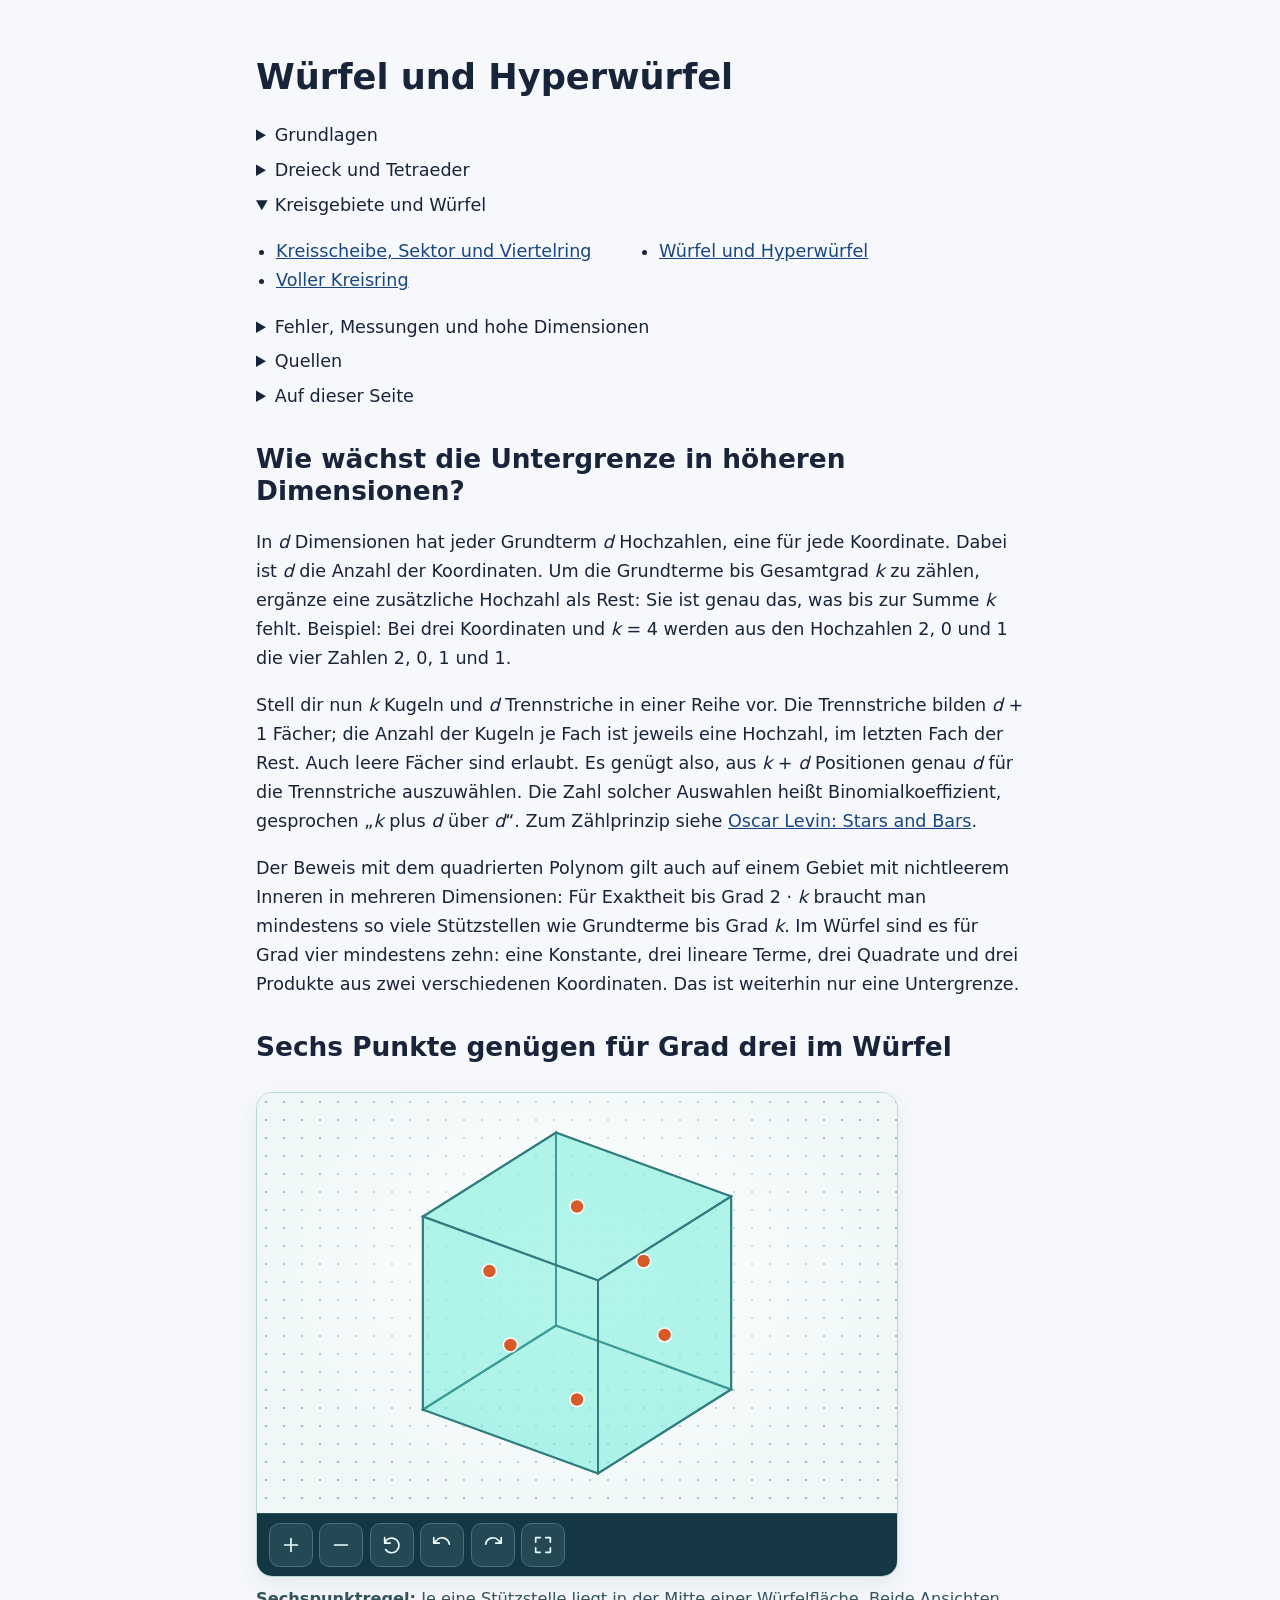
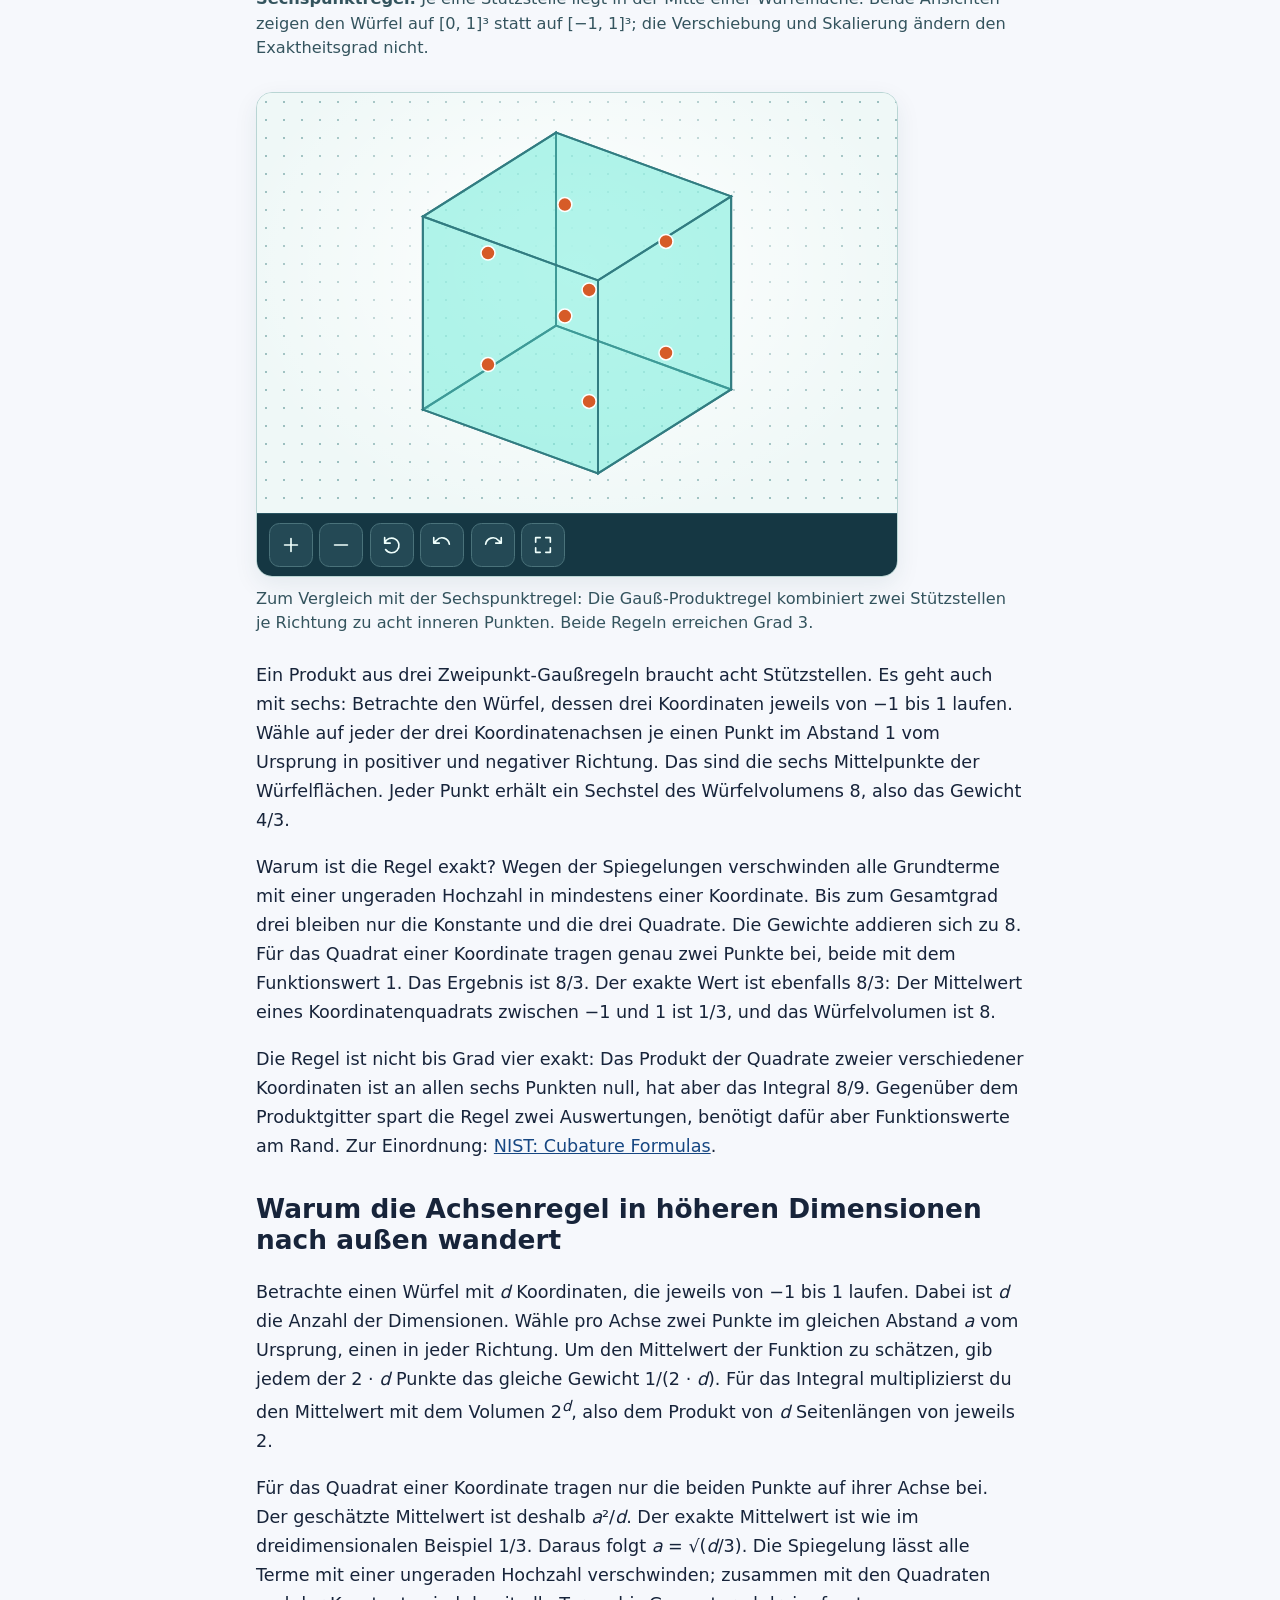
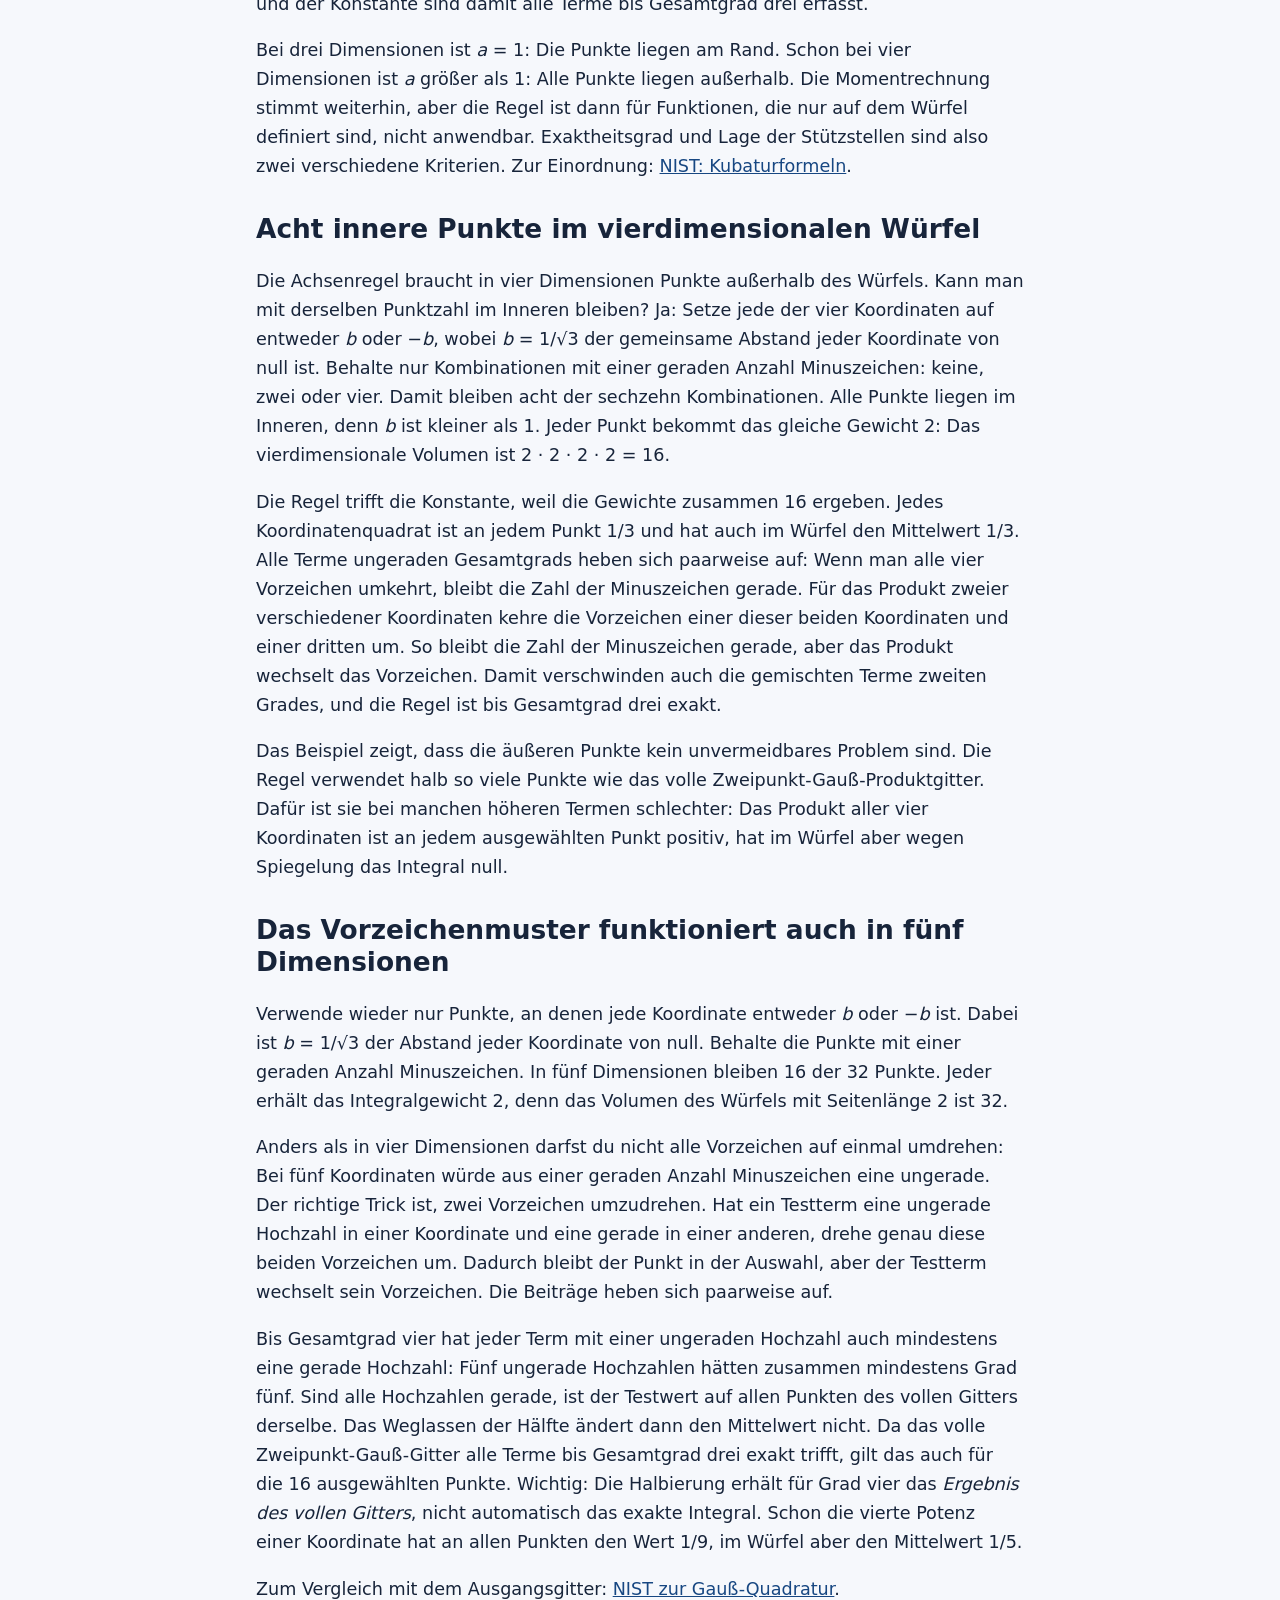
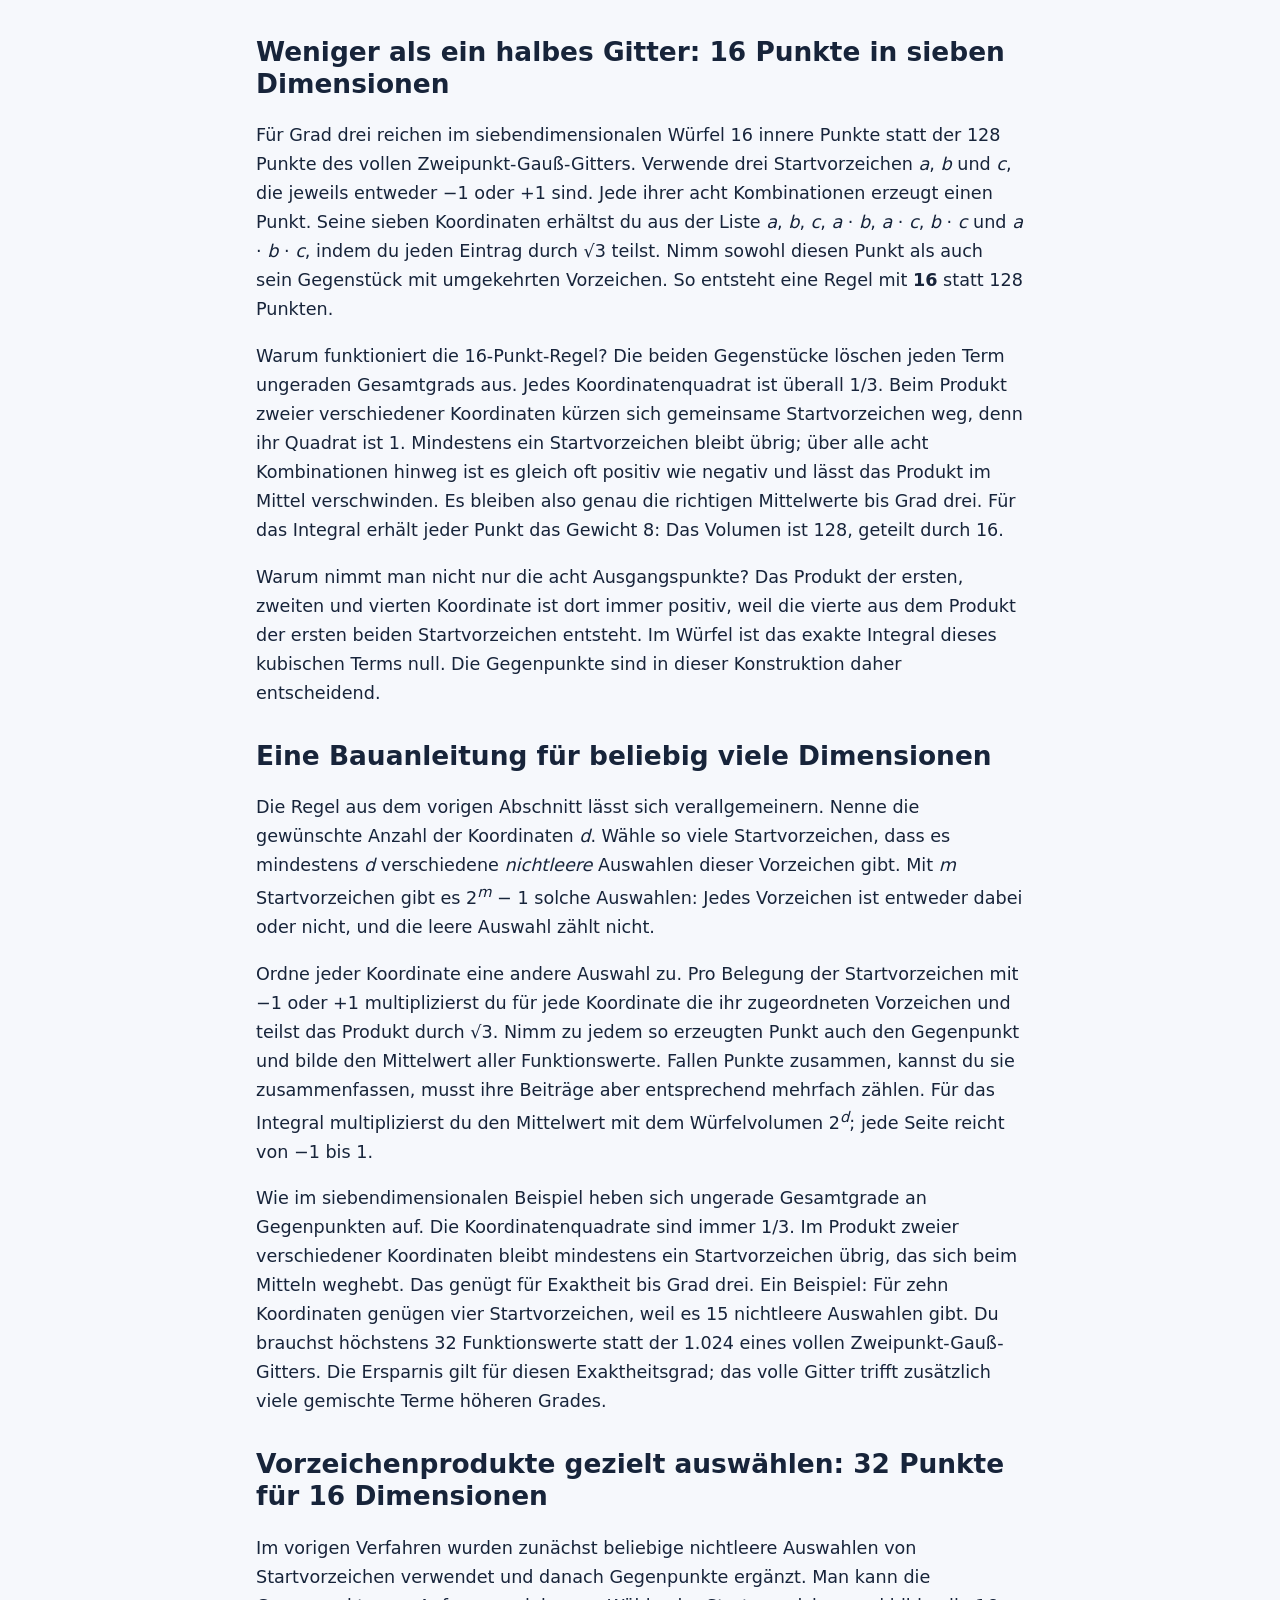
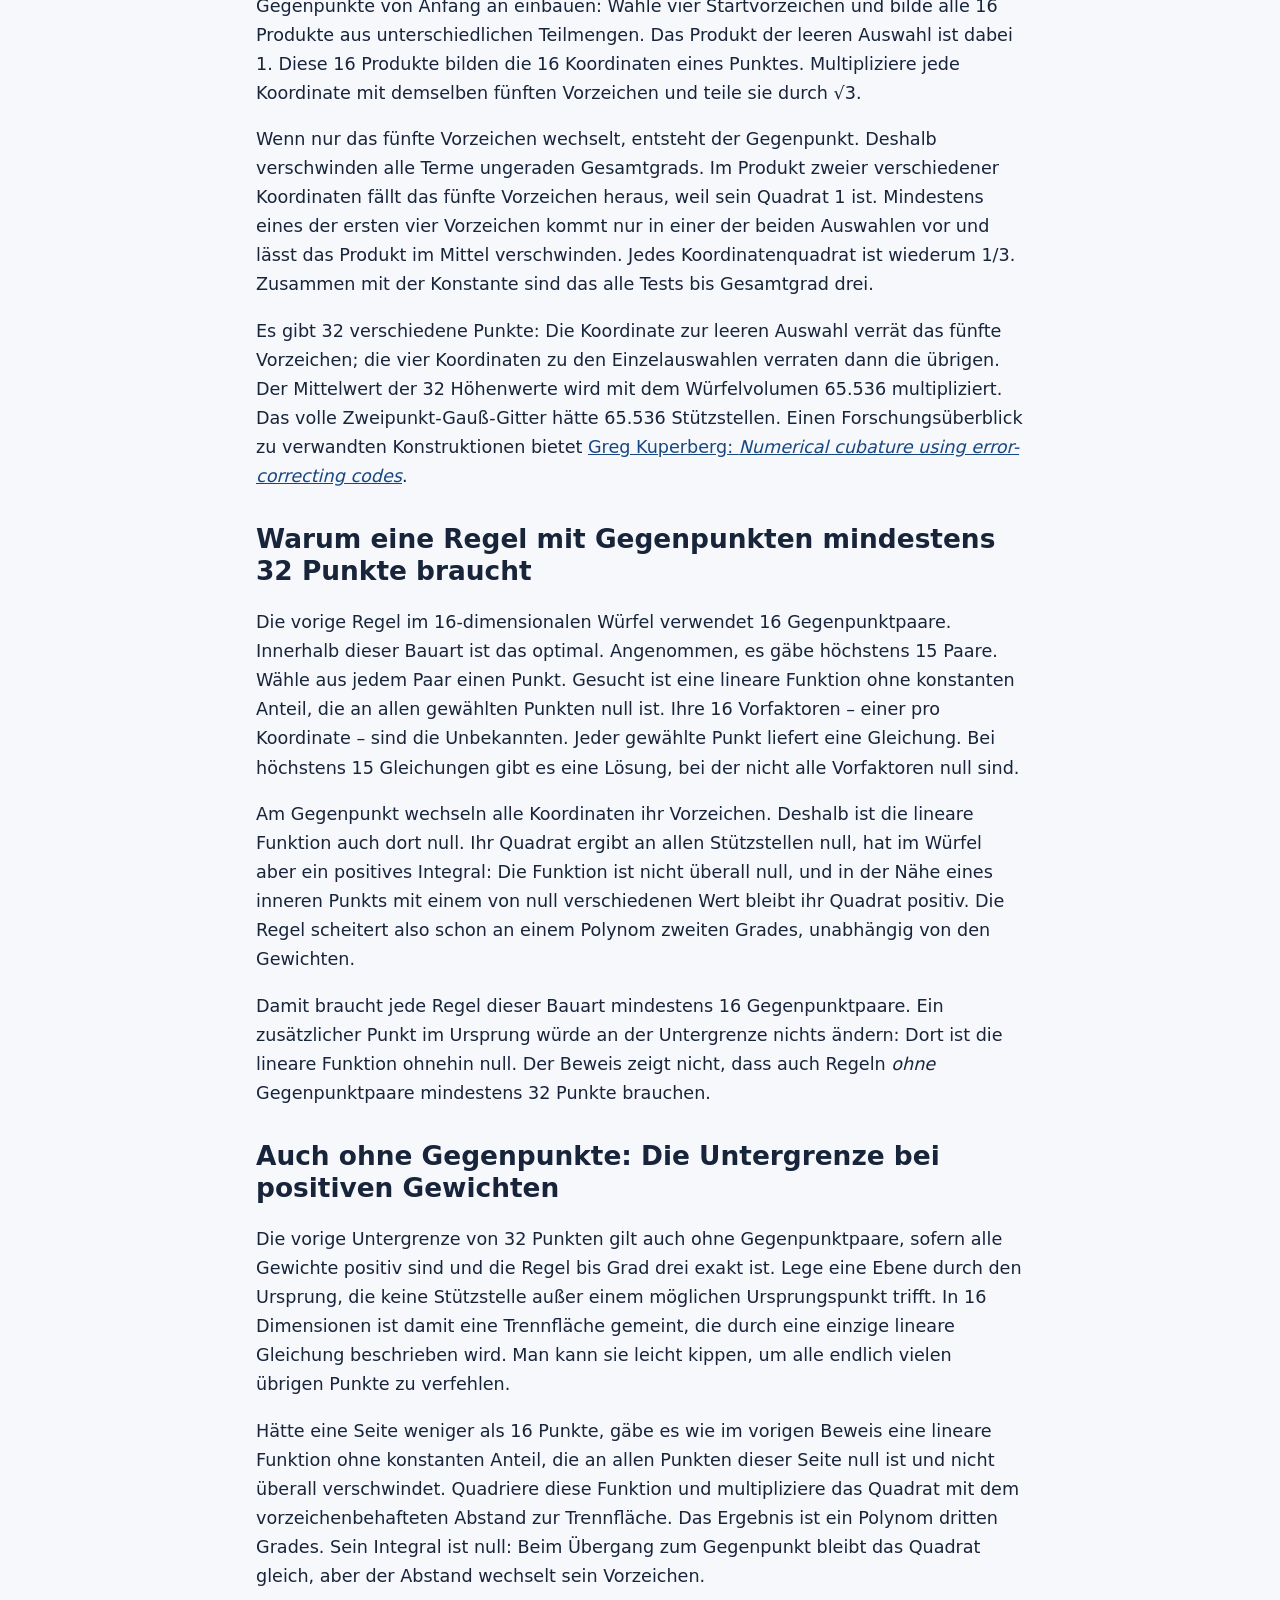
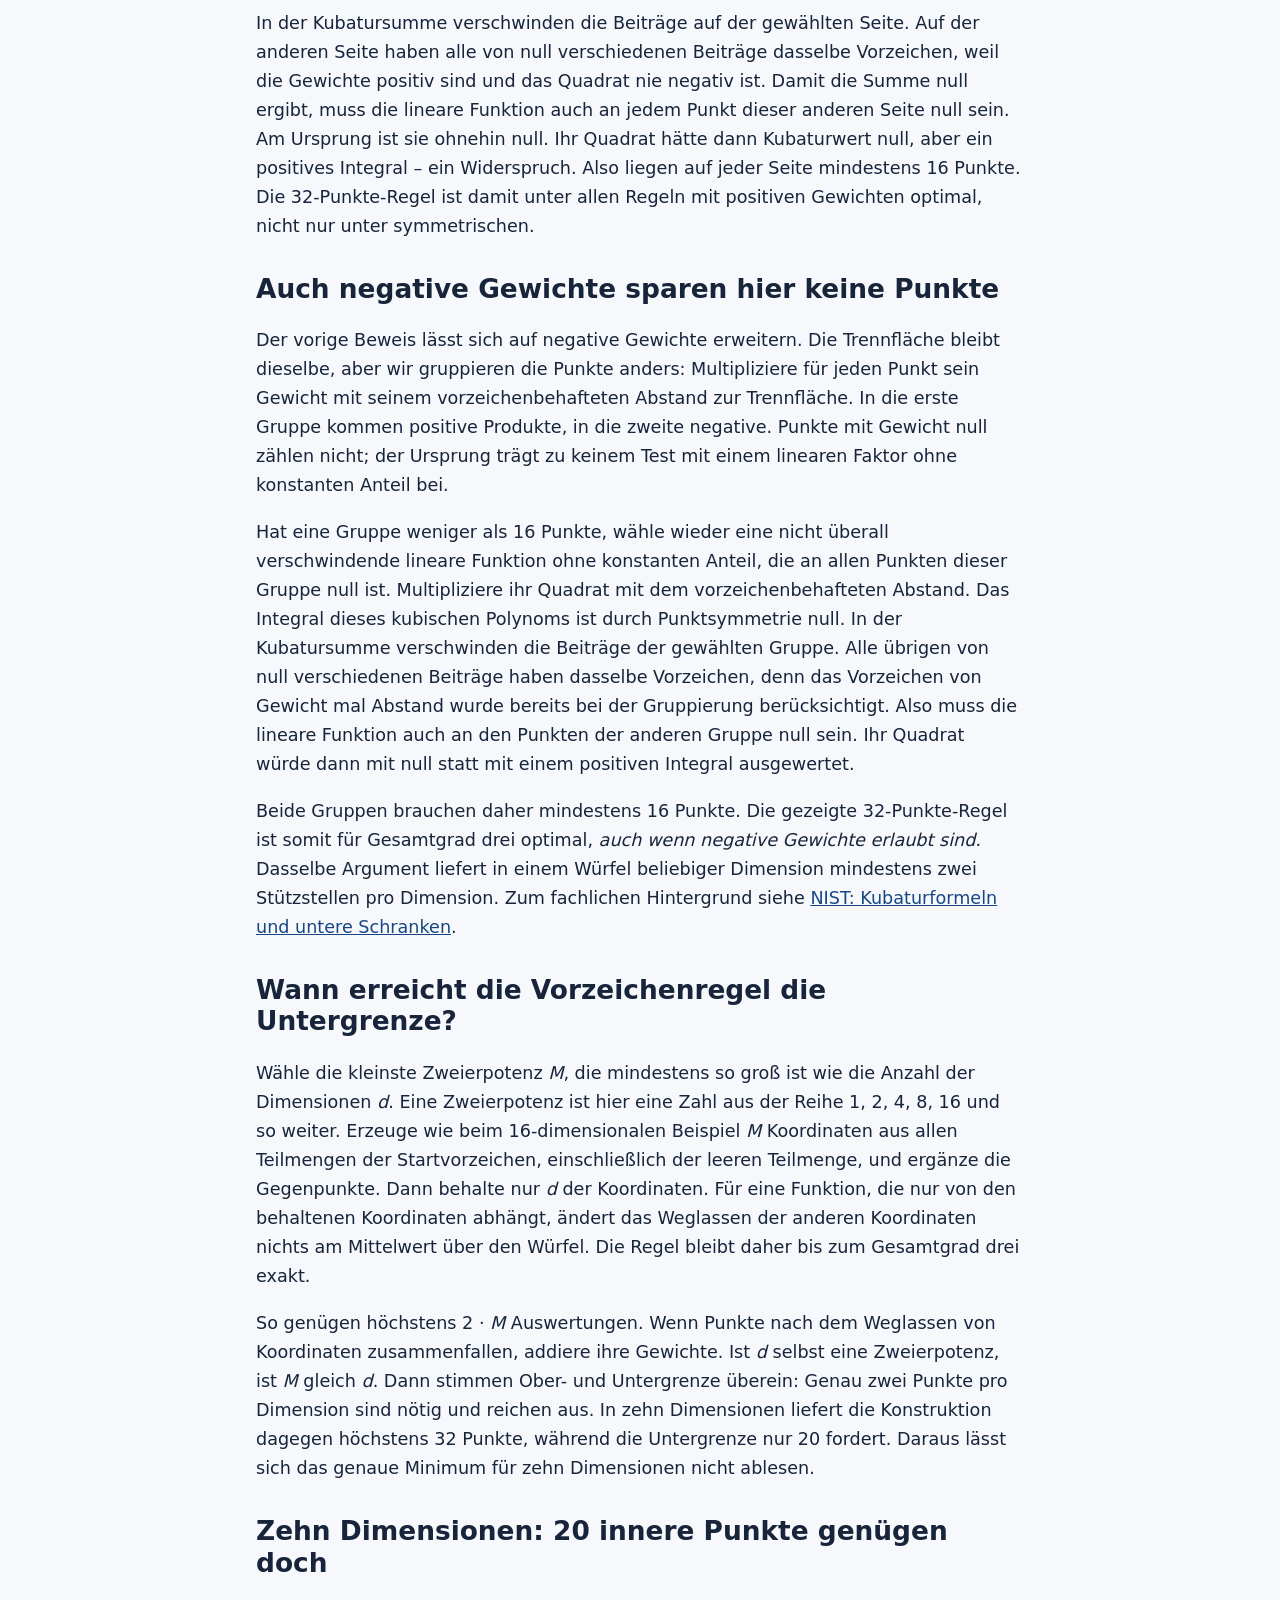
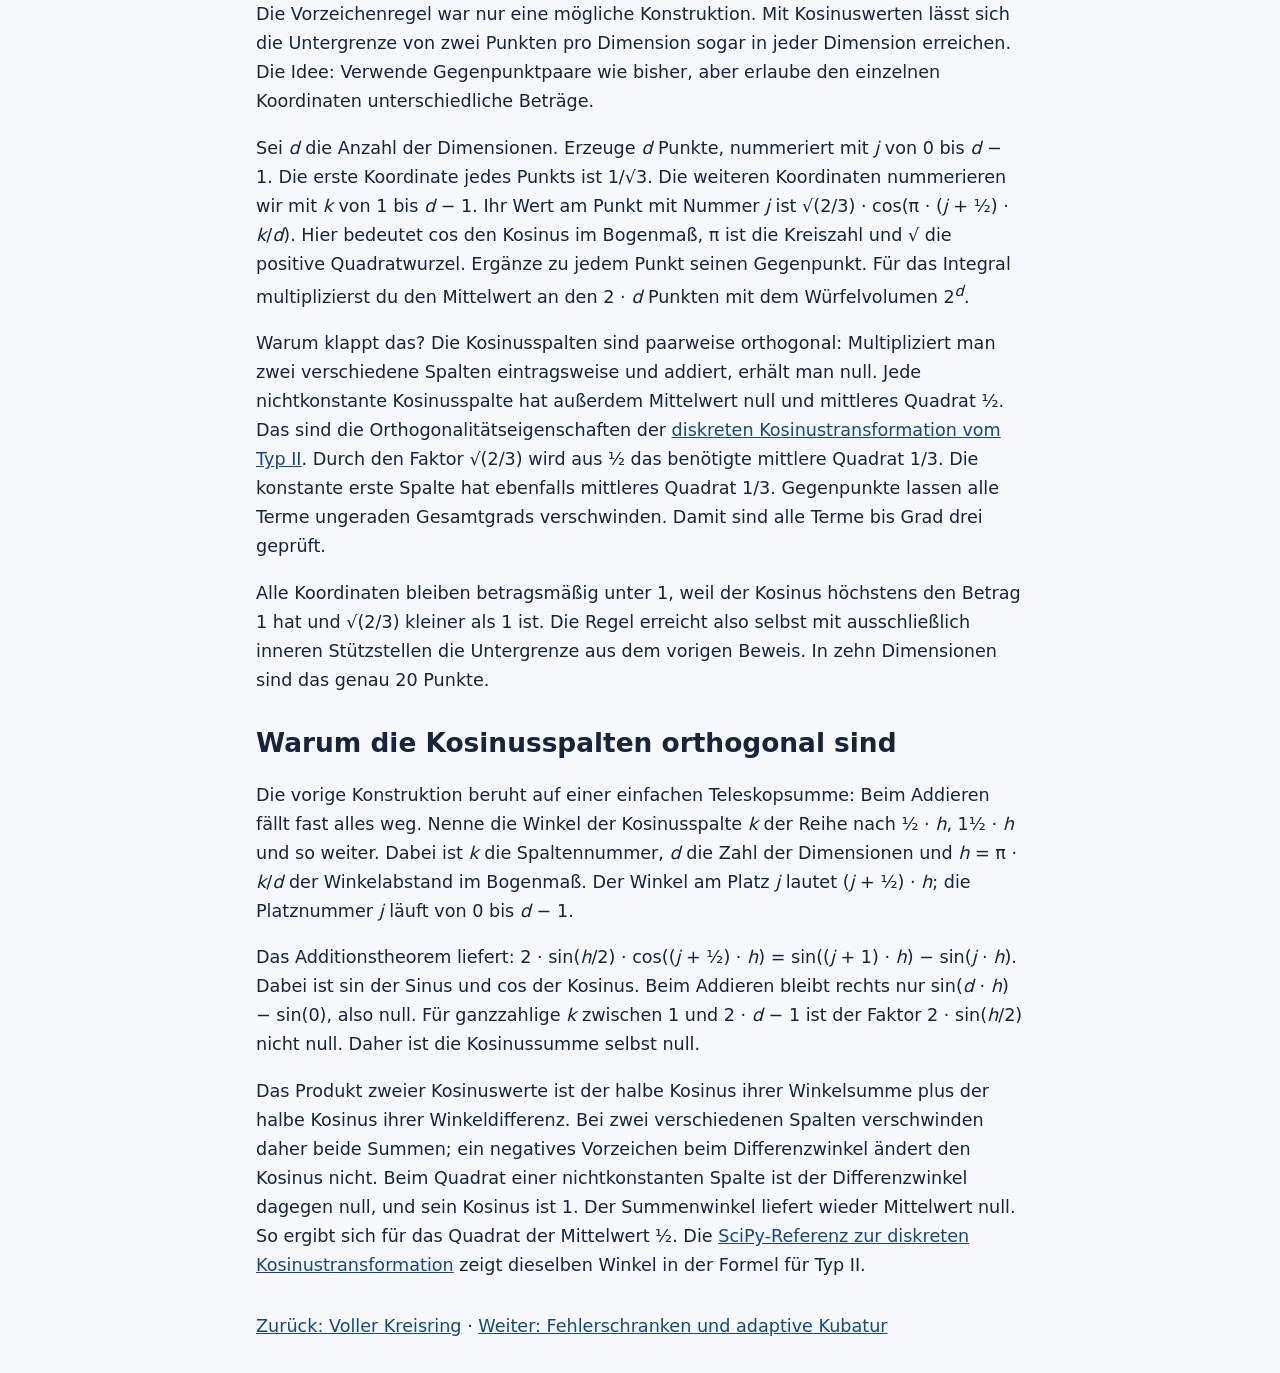
<file: wuerfel.html>
<!doctype html>
<html lang="de"><head><meta charset="utf-8"><meta name="viewport" content="width=device-width, initial-scale=1"><title>Würfel und Hyperwürfel | Kubatur</title><link rel="stylesheet" href="kubatur.css"><script defer src="kubatur-viewer.js"></script></head><body><main>
<h1>Würfel und Hyperwürfel</h1>
<nav class="kapitel" aria-label="Lernpfad"><details><summary>Grundlagen</summary><ul><li><a href="index.html">Kubatur: Einstieg und Grundlagen</a></li><li><a href="gauss.html">Gauß-Quadratur</a></li><li><a href="quadrat.html">Quadrat und Rechteck</a></li></ul></details><details><summary>Dreieck und Tetraeder</summary><ul><li><a href="dreieck.html">Dreieck</a></li><li><a href="tetraeder.html">Tetraeder</a></li><li><a href="dreieck-tetraeder.html">Dreieck und Tetraeder: gemeinsame Methoden</a></li></ul></details><details open><summary>Kreisgebiete und Würfel</summary><ul><li><a href="kreis.html">Kreisscheibe, Sektor und Viertelring</a></li><li><a href="kreisring.html">Voller Kreisring</a></li><li><a href="wuerfel.html" aria-current="page">Würfel und Hyperwürfel</a></li></ul></details><details><summary>Fehler, Messungen und hohe Dimensionen</summary><ul><li><a href="fehler.html">Fehlerschranken und adaptive Kubatur</a></li><li><a href="messungen.html">Kubatur mit Messrauschen</a></li><li><a href="viele-dimensionen.html">Methoden für viele Dimensionen</a></li></ul></details><details><summary>Quellen</summary><ul><li><a href="quellen.html">Quellen und Lesetipps</a></li></ul></details></nav>
<nav aria-label="Auf dieser Seite"><details><summary>Auf dieser Seite</summary><ol><li><a href="#wie-waechst-die-untergrenze-in-hoeheren-dimensionen">Wie wächst die Untergrenze in höheren Dimensionen?</a></li><li><a href="#sechs-punkte-genuegen-fuer-grad-drei-im-wuerfel">Sechs Punkte genügen für Grad drei im Würfel</a></li><li><a href="#warum-die-achsenregel-in-hoeheren-dimensionen-nach-aussen-wandert">Warum die Achsenregel in höheren Dimensionen nach außen wandert</a></li><li><a href="#acht-innere-punkte-im-vierdimensionalen-wuerfel">Acht innere Punkte im vierdimensionalen Würfel</a></li><li><a href="#das-vorzeichenmuster-funktioniert-auch-in-fuenf-dimensionen">Das Vorzeichenmuster funktioniert auch in fünf Dimensionen</a></li><li><a href="#weniger-als-ein-halbes-gitter-16-punkte-in-sieben-dimensionen">Weniger als ein halbes Gitter: 16 Punkte in sieben Dimensionen</a></li><li><a href="#eine-bauanleitung-fuer-beliebig-viele-dimensionen">Eine Bauanleitung für beliebig viele Dimensionen</a></li><li><a href="#vorzeichenprodukte-gezielt-auswaehlen-32-punkte-fuer-16-dimensionen">Vorzeichenprodukte gezielt auswählen: 32 Punkte für 16 Dimensionen</a></li><li><a href="#warum-eine-regel-mit-gegenpunkten-mindestens-32-punkte-braucht">Warum eine Regel mit Gegenpunkten mindestens 32 Punkte braucht</a></li><li><a href="#auch-ohne-gegenpunkte-die-untergrenze-bei-positiven-gewichten">Auch ohne Gegenpunkte: Die Untergrenze bei positiven Gewichten</a></li><li><a href="#auch-negative-gewichte-sparen-hier-keine-punkte">Auch negative Gewichte sparen hier keine Punkte</a></li><li><a href="#wann-erreicht-die-vorzeichenregel-die-untergrenze">Wann erreicht die Vorzeichenregel die Untergrenze?</a></li><li><a href="#zehn-dimensionen-20-innere-punkte-genuegen-doch">Zehn Dimensionen: 20 innere Punkte genügen doch</a></li><li><a href="#warum-die-kosinusspalten-orthogonal-sind">Warum die Kosinusspalten orthogonal sind</a></li></ol></details></nav>
<section id="wie-waechst-die-untergrenze-in-hoeheren-dimensionen"><h2>Wie wächst die Untergrenze in höheren Dimensionen?</h2><p>In <var>d</var> Dimensionen hat jeder Grundterm <var>d</var> Hochzahlen, eine für jede Koordinate. Dabei ist <var>d</var> die Anzahl der Koordinaten. Um die Grundterme bis Gesamtgrad <var>k</var> zu zählen, ergänze eine zusätzliche Hochzahl als Rest: Sie ist genau das, was bis zur Summe <var>k</var> fehlt. Beispiel: Bei drei Koordinaten und <var>k</var> = 4 werden aus den Hochzahlen 2, 0 und 1 die vier Zahlen 2, 0, 1 und 1.</p><p>Stell dir nun <var>k</var> Kugeln und <var>d</var> Trennstriche in einer Reihe vor. Die Trennstriche bilden <var>d</var> + 1 Fächer; die Anzahl der Kugeln je Fach ist jeweils eine Hochzahl, im letzten Fach der Rest. Auch leere Fächer sind erlaubt. Es genügt also, aus <var>k</var> + <var>d</var> Positionen genau <var>d</var> für die Trennstriche auszuwählen. Die Zahl solcher Auswahlen heißt Binomialkoeffizient, gesprochen „<var>k</var> plus <var>d</var> über <var>d</var>“. Zum Zählprinzip siehe <a href="https://discrete.openmathbooks.org/dmoi3/sec_stars-and-bars.html">Oscar Levin: Stars and Bars</a>.</p><p>Der Beweis mit dem quadrierten Polynom gilt auch auf einem Gebiet mit nichtleerem Inneren in mehreren Dimensionen: Für Exaktheit bis Grad 2 · <var>k</var> braucht man mindestens so viele Stützstellen wie Grundterme bis Grad <var>k</var>. Im Würfel sind es für Grad vier mindestens zehn: eine Konstante, drei lineare Terme, drei Quadrate und drei Produkte aus zwei verschiedenen Koordinaten. Das ist weiterhin nur eine Untergrenze.</p></section>
<section id="sechs-punkte-genuegen-fuer-grad-drei-im-wuerfel"><h2>Sechs Punkte genügen für Grad drei im Würfel</h2><div class="kubatur-comparison"><figure class="kubatur-figure"><div data-kubatur-viewer="cubeFaces"></div><figcaption><strong>Sechspunktregel:</strong> Je eine Stützstelle liegt in der Mitte einer Würfelfläche. Beide Ansichten zeigen den Würfel auf [0, 1]³ statt auf [−1, 1]³; die Verschiebung und Skalierung ändern den Exaktheitsgrad nicht.</figcaption></figure><figure class="kubatur-figure"><div data-kubatur-viewer="cube"></div><figcaption>Zum Vergleich mit der Sechspunktregel: Die Gauß-Produktregel kombiniert zwei Stützstellen je Richtung zu acht inneren Punkten. Beide Regeln erreichen Grad 3.</figcaption></figure></div><p>Ein Produkt aus drei Zweipunkt-Gaußregeln braucht acht Stützstellen. Es geht auch mit sechs: Betrachte den Würfel, dessen drei Koordinaten jeweils von −1 bis 1 laufen. Wähle auf jeder der drei Koordinatenachsen je einen Punkt im Abstand 1 vom Ursprung in positiver und negativer Richtung. Das sind die sechs Mittelpunkte der Würfelflächen. Jeder Punkt erhält ein Sechstel des Würfelvolumens 8, also das Gewicht 4/3.</p><p>Warum ist die Regel exakt? Wegen der Spiegelungen verschwinden alle Grundterme mit einer ungeraden Hochzahl in mindestens einer Koordinate. Bis zum Gesamtgrad drei bleiben nur die Konstante und die drei Quadrate. Die Gewichte addieren sich zu 8. Für das Quadrat einer Koordinate tragen genau zwei Punkte bei, beide mit dem Funktionswert 1. Das Ergebnis ist 8/3. Der exakte Wert ist ebenfalls 8/3: Der Mittelwert eines Koordinatenquadrats zwischen −1 und 1 ist 1/3, und das Würfelvolumen ist 8.</p><p>Die Regel ist nicht bis Grad vier exakt: Das Produkt der Quadrate zweier verschiedener Koordinaten ist an allen sechs Punkten null, hat aber das Integral 8/9. Gegenüber dem Produktgitter spart die Regel zwei Auswertungen, benötigt dafür aber Funktionswerte am Rand. Zur Einordnung: <a href="https://dlmf.nist.gov/3.5#x">NIST: Cubature Formulas</a>.</p></section>
<section id="warum-die-achsenregel-in-hoeheren-dimensionen-nach-aussen-wandert"><h2>Warum die Achsenregel in höheren Dimensionen nach außen wandert</h2><p>Betrachte einen Würfel mit <var>d</var> Koordinaten, die jeweils von −1 bis 1 laufen. Dabei ist <var>d</var> die Anzahl der Dimensionen. Wähle pro Achse zwei Punkte im gleichen Abstand <var>a</var> vom Ursprung, einen in jeder Richtung. Um den Mittelwert der Funktion zu schätzen, gib jedem der 2 · <var>d</var> Punkte das gleiche Gewicht 1/(2 · <var>d</var>). Für das Integral multiplizierst du den Mittelwert mit dem Volumen 2<sup><var>d</var></sup>, also dem Produkt von <var>d</var> Seitenlängen von jeweils 2.</p><p>Für das Quadrat einer Koordinate tragen nur die beiden Punkte auf ihrer Achse bei. Der geschätzte Mittelwert ist deshalb <var>a</var>²/<var>d</var>. Der exakte Mittelwert ist wie im dreidimensionalen Beispiel 1/3. Daraus folgt <var>a</var> = √(<var>d</var>/3). Die Spiegelung lässt alle Terme mit einer ungeraden Hochzahl verschwinden; zusammen mit den Quadraten und der Konstante sind damit alle Terme bis Gesamtgrad drei erfasst.</p><p>Bei drei Dimensionen ist <var>a</var> = 1: Die Punkte liegen am Rand. Schon bei vier Dimensionen ist <var>a</var> größer als 1: Alle Punkte liegen außerhalb. Die Momentrechnung stimmt weiterhin, aber die Regel ist dann für Funktionen, die nur auf dem Würfel definiert sind, nicht anwendbar. Exaktheitsgrad und Lage der Stützstellen sind also zwei verschiedene Kriterien. Zur Einordnung: <a href="https://dlmf.nist.gov/3.5#x">NIST: Kubaturformeln</a>.</p></section>
<section id="acht-innere-punkte-im-vierdimensionalen-wuerfel"><h2>Acht innere Punkte im vierdimensionalen Würfel</h2><p>Die Achsenregel braucht in vier Dimensionen Punkte außerhalb des Würfels. Kann man mit derselben Punktzahl im Inneren bleiben? Ja: Setze jede der vier Koordinaten auf entweder <var>b</var> oder −<var>b</var>, wobei <var>b</var> = 1/√3 der gemeinsame Abstand jeder Koordinate von null ist. Behalte nur Kombinationen mit einer geraden Anzahl Minuszeichen: keine, zwei oder vier. Damit bleiben acht der sechzehn Kombinationen. Alle Punkte liegen im Inneren, denn <var>b</var> ist kleiner als 1. Jeder Punkt bekommt das gleiche Gewicht 2: Das vierdimensionale Volumen ist 2 · 2 · 2 · 2 = 16.</p><p>Die Regel trifft die Konstante, weil die Gewichte zusammen 16 ergeben. Jedes Koordinatenquadrat ist an jedem Punkt 1/3 und hat auch im Würfel den Mittelwert 1/3. Alle Terme ungeraden Gesamtgrads heben sich paarweise auf: Wenn man alle vier Vorzeichen umkehrt, bleibt die Zahl der Minuszeichen gerade. Für das Produkt zweier verschiedener Koordinaten kehre die Vorzeichen einer dieser beiden Koordinaten und einer dritten um. So bleibt die Zahl der Minuszeichen gerade, aber das Produkt wechselt das Vorzeichen. Damit verschwinden auch die gemischten Terme zweiten Grades, und die Regel ist bis Gesamtgrad drei exakt.</p><p>Das Beispiel zeigt, dass die äußeren Punkte kein unvermeidbares Problem sind. Die Regel verwendet halb so viele Punkte wie das volle Zweipunkt-Gauß-Produktgitter. Dafür ist sie bei manchen höheren Termen schlechter: Das Produkt aller vier Koordinaten ist an jedem ausgewählten Punkt positiv, hat im Würfel aber wegen Spiegelung das Integral null.</p></section>
<section id="das-vorzeichenmuster-funktioniert-auch-in-fuenf-dimensionen"><h2>Das Vorzeichenmuster funktioniert auch in fünf Dimensionen</h2><p>Verwende wieder nur Punkte, an denen jede Koordinate entweder <var>b</var> oder −<var>b</var> ist. Dabei ist <var>b</var> = 1/√3 der Abstand jeder Koordinate von null. Behalte die Punkte mit einer geraden Anzahl Minuszeichen. In fünf Dimensionen bleiben 16 der 32 Punkte. Jeder erhält das Integralgewicht 2, denn das Volumen des Würfels mit Seitenlänge 2 ist 32.</p><p>Anders als in vier Dimensionen darfst du nicht alle Vorzeichen auf einmal umdrehen: Bei fünf Koordinaten würde aus einer geraden Anzahl Minuszeichen eine ungerade. Der richtige Trick ist, zwei Vorzeichen umzudrehen. Hat ein Testterm eine ungerade Hochzahl in einer Koordinate und eine gerade in einer anderen, drehe genau diese beiden Vorzeichen um. Dadurch bleibt der Punkt in der Auswahl, aber der Testterm wechselt sein Vorzeichen. Die Beiträge heben sich paarweise auf.</p><p>Bis Gesamtgrad vier hat jeder Term mit einer ungeraden Hochzahl auch mindestens eine gerade Hochzahl: Fünf ungerade Hochzahlen hätten zusammen mindestens Grad fünf. Sind alle Hochzahlen gerade, ist der Testwert auf allen Punkten des vollen Gitters derselbe. Das Weglassen der Hälfte ändert dann den Mittelwert nicht. Da das volle Zweipunkt-Gauß-Gitter alle Terme bis Gesamtgrad drei exakt trifft, gilt das auch für die 16 ausgewählten Punkte. Wichtig: Die Halbierung erhält für Grad vier das <em>Ergebnis des vollen Gitters</em>, nicht automatisch das exakte Integral. Schon die vierte Potenz einer Koordinate hat an allen Punkten den Wert 1/9, im Würfel aber den Mittelwert 1/5.</p><p>Zum Vergleich mit dem Ausgangsgitter: <a href="https://dlmf.nist.gov/3.5#v">NIST zur Gauß-Quadratur</a>.</p></section>
<section id="weniger-als-ein-halbes-gitter-16-punkte-in-sieben-dimensionen"><h2>Weniger als ein halbes Gitter: 16 Punkte in sieben Dimensionen</h2><p>Für Grad drei reichen im siebendimensionalen Würfel 16 innere Punkte statt der 128 Punkte des vollen Zweipunkt-Gauß-Gitters. Verwende drei Startvorzeichen <var>a</var>, <var>b</var> und <var>c</var>, die jeweils entweder −1 oder +1 sind. Jede ihrer acht Kombinationen erzeugt einen Punkt. Seine sieben Koordinaten erhältst du aus der Liste <var>a</var>, <var>b</var>, <var>c</var>, <var>a</var> · <var>b</var>, <var>a</var> · <var>c</var>, <var>b</var> · <var>c</var> und <var>a</var> · <var>b</var> · <var>c</var>, indem du jeden Eintrag durch √3 teilst. Nimm sowohl diesen Punkt als auch sein Gegenstück mit umgekehrten Vorzeichen. So entsteht eine Regel mit <strong>16</strong> statt 128 Punkten.</p><p>Warum funktioniert die 16-Punkt-Regel? Die beiden Gegenstücke löschen jeden Term ungeraden Gesamtgrads aus. Jedes Koordinatenquadrat ist überall 1/3. Beim Produkt zweier verschiedener Koordinaten kürzen sich gemeinsame Startvorzeichen weg, denn ihr Quadrat ist 1. Mindestens ein Startvorzeichen bleibt übrig; über alle acht Kombinationen hinweg ist es gleich oft positiv wie negativ und lässt das Produkt im Mittel verschwinden. Es bleiben also genau die richtigen Mittelwerte bis Grad drei. Für das Integral erhält jeder Punkt das Gewicht 8: Das Volumen ist 128, geteilt durch 16.</p><p>Warum nimmt man nicht nur die acht Ausgangspunkte? Das Produkt der ersten, zweiten und vierten Koordinate ist dort immer positiv, weil die vierte aus dem Produkt der ersten beiden Startvorzeichen entsteht. Im Würfel ist das exakte Integral dieses kubischen Terms null. Die Gegenpunkte sind in dieser Konstruktion daher entscheidend.</p></section>
<section id="eine-bauanleitung-fuer-beliebig-viele-dimensionen"><h2>Eine Bauanleitung für beliebig viele Dimensionen</h2><p>Die Regel aus dem vorigen Abschnitt lässt sich verallgemeinern. Nenne die gewünschte Anzahl der Koordinaten <var>d</var>. Wähle so viele Startvorzeichen, dass es mindestens <var>d</var> verschiedene <em>nichtleere</em> Auswahlen dieser Vorzeichen gibt. Mit <var>m</var> Startvorzeichen gibt es 2<sup><var>m</var></sup> − 1 solche Auswahlen: Jedes Vorzeichen ist entweder dabei oder nicht, und die leere Auswahl zählt nicht.</p><p>Ordne jeder Koordinate eine andere Auswahl zu. Pro Belegung der Startvorzeichen mit −1 oder +1 multiplizierst du für jede Koordinate die ihr zugeordneten Vorzeichen und teilst das Produkt durch √3. Nimm zu jedem so erzeugten Punkt auch den Gegenpunkt und bilde den Mittelwert aller Funktionswerte. Fallen Punkte zusammen, kannst du sie zusammenfassen, musst ihre Beiträge aber entsprechend mehrfach zählen. Für das Integral multiplizierst du den Mittelwert mit dem Würfelvolumen 2<sup><var>d</var></sup>; jede Seite reicht von −1 bis 1.</p><p>Wie im siebendimensionalen Beispiel heben sich ungerade Gesamtgrade an Gegenpunkten auf. Die Koordinatenquadrate sind immer 1/3. Im Produkt zweier verschiedener Koordinaten bleibt mindestens ein Startvorzeichen übrig, das sich beim Mitteln weghebt. Das genügt für Exaktheit bis Grad drei. Ein Beispiel: Für zehn Koordinaten genügen vier Startvorzeichen, weil es 15 nichtleere Auswahlen gibt. Du brauchst höchstens 32 Funktionswerte statt der 1.024 eines vollen Zweipunkt-Gauß-Gitters. Die Ersparnis gilt für diesen Exaktheitsgrad; das volle Gitter trifft zusätzlich viele gemischte Terme höheren Grades.</p></section>
<section id="vorzeichenprodukte-gezielt-auswaehlen-32-punkte-fuer-16-dimensionen"><h2>Vorzeichenprodukte gezielt auswählen: 32 Punkte für 16 Dimensionen</h2><p>Im vorigen Verfahren wurden zunächst beliebige nichtleere Auswahlen von Startvorzeichen verwendet und danach Gegenpunkte ergänzt. Man kann die Gegenpunkte von Anfang an einbauen: Wähle vier Startvorzeichen und bilde alle 16 Produkte aus unterschiedlichen Teilmengen. Das Produkt der leeren Auswahl ist dabei 1. Diese 16 Produkte bilden die 16 Koordinaten eines Punktes. Multipliziere jede Koordinate mit demselben fünften Vorzeichen und teile sie durch √3.</p><p>Wenn nur das fünfte Vorzeichen wechselt, entsteht der Gegenpunkt. Deshalb verschwinden alle Terme ungeraden Gesamtgrads. Im Produkt zweier verschiedener Koordinaten fällt das fünfte Vorzeichen heraus, weil sein Quadrat 1 ist. Mindestens eines der ersten vier Vorzeichen kommt nur in einer der beiden Auswahlen vor und lässt das Produkt im Mittel verschwinden. Jedes Koordinatenquadrat ist wiederum 1/3. Zusammen mit der Konstante sind das alle Tests bis Gesamtgrad drei.</p><p>Es gibt 32 verschiedene Punkte: Die Koordinate zur leeren Auswahl verrät das fünfte Vorzeichen; die vier Koordinaten zu den Einzelauswahlen verraten dann die übrigen. Der Mittelwert der 32 Höhenwerte wird mit dem Würfelvolumen 65.536 multipliziert. Das volle Zweipunkt-Gauß-Gitter hätte 65.536 Stützstellen. Einen Forschungsüberblick zu verwandten Konstruktionen bietet <a href="https://arxiv.org/abs/math/0402047">Greg Kuperberg: <cite>Numerical cubature using error-correcting codes</cite></a>.</p></section>
<section id="warum-eine-regel-mit-gegenpunkten-mindestens-32-punkte-braucht"><h2>Warum eine Regel mit Gegenpunkten mindestens 32 Punkte braucht</h2><p>Die vorige Regel im 16-dimensionalen Würfel verwendet 16 Gegenpunktpaare. Innerhalb dieser Bauart ist das optimal. Angenommen, es gäbe höchstens 15 Paare. Wähle aus jedem Paar einen Punkt. Gesucht ist eine lineare Funktion ohne konstanten Anteil, die an allen gewählten Punkten null ist. Ihre 16 Vorfaktoren – einer pro Koordinate – sind die Unbekannten. Jeder gewählte Punkt liefert eine Gleichung. Bei höchstens 15 Gleichungen gibt es eine Lösung, bei der nicht alle Vorfaktoren null sind.</p><p>Am Gegenpunkt wechseln alle Koordinaten ihr Vorzeichen. Deshalb ist die lineare Funktion auch dort null. Ihr Quadrat ergibt an allen Stützstellen null, hat im Würfel aber ein positives Integral: Die Funktion ist nicht überall null, und in der Nähe eines inneren Punkts mit einem von null verschiedenen Wert bleibt ihr Quadrat positiv. Die Regel scheitert also schon an einem Polynom zweiten Grades, unabhängig von den Gewichten.</p><p>Damit braucht jede Regel dieser Bauart mindestens 16 Gegenpunktpaare. Ein zusätzlicher Punkt im Ursprung würde an der Untergrenze nichts ändern: Dort ist die lineare Funktion ohnehin null. Der Beweis zeigt nicht, dass auch Regeln <em>ohne</em> Gegenpunktpaare mindestens 32 Punkte brauchen.</p></section>
<section id="auch-ohne-gegenpunkte-die-untergrenze-bei-positiven-gewichten"><h2>Auch ohne Gegenpunkte: Die Untergrenze bei positiven Gewichten</h2><p>Die vorige Untergrenze von 32 Punkten gilt auch ohne Gegenpunktpaare, sofern alle Gewichte positiv sind und die Regel bis Grad drei exakt ist. Lege eine Ebene durch den Ursprung, die keine Stützstelle außer einem möglichen Ursprungspunkt trifft. In 16 Dimensionen ist damit eine Trennfläche gemeint, die durch eine einzige lineare Gleichung beschrieben wird. Man kann sie leicht kippen, um alle endlich vielen übrigen Punkte zu verfehlen.</p><p>Hätte eine Seite weniger als 16 Punkte, gäbe es wie im vorigen Beweis eine lineare Funktion ohne konstanten Anteil, die an allen Punkten dieser Seite null ist und nicht überall verschwindet. Quadriere diese Funktion und multipliziere das Quadrat mit dem vorzeichenbehafteten Abstand zur Trennfläche. Das Ergebnis ist ein Polynom dritten Grades. Sein Integral ist null: Beim Übergang zum Gegenpunkt bleibt das Quadrat gleich, aber der Abstand wechselt sein Vorzeichen.</p><p>In der Kubatursumme verschwinden die Beiträge auf der gewählten Seite. Auf der anderen Seite haben alle von null verschiedenen Beiträge dasselbe Vorzeichen, weil die Gewichte positiv sind und das Quadrat nie negativ ist. Damit die Summe null ergibt, muss die lineare Funktion auch an jedem Punkt dieser anderen Seite null sein. Am Ursprung ist sie ohnehin null. Ihr Quadrat hätte dann Kubaturwert null, aber ein positives Integral – ein Widerspruch. Also liegen auf jeder Seite mindestens 16 Punkte. Die 32-Punkte-Regel ist damit unter allen Regeln mit positiven Gewichten optimal, nicht nur unter symmetrischen.</p></section>
<section id="auch-negative-gewichte-sparen-hier-keine-punkte"><h2>Auch negative Gewichte sparen hier keine Punkte</h2><p>Der vorige Beweis lässt sich auf negative Gewichte erweitern. Die Trennfläche bleibt dieselbe, aber wir gruppieren die Punkte anders: Multipliziere für jeden Punkt sein Gewicht mit seinem vorzeichenbehafteten Abstand zur Trennfläche. In die erste Gruppe kommen positive Produkte, in die zweite negative. Punkte mit Gewicht null zählen nicht; der Ursprung trägt zu keinem Test mit einem linearen Faktor ohne konstanten Anteil bei.</p><p>Hat eine Gruppe weniger als 16 Punkte, wähle wieder eine nicht überall verschwindende lineare Funktion ohne konstanten Anteil, die an allen Punkten dieser Gruppe null ist. Multipliziere ihr Quadrat mit dem vorzeichenbehafteten Abstand. Das Integral dieses kubischen Polynoms ist durch Punktsymmetrie null. In der Kubatursumme verschwinden die Beiträge der gewählten Gruppe. Alle übrigen von null verschiedenen Beiträge haben dasselbe Vorzeichen, denn das Vorzeichen von Gewicht mal Abstand wurde bereits bei der Gruppierung berücksichtigt. Also muss die lineare Funktion auch an den Punkten der anderen Gruppe null sein. Ihr Quadrat würde dann mit null statt mit einem positiven Integral ausgewertet.</p><p>Beide Gruppen brauchen daher mindestens 16 Punkte. Die gezeigte 32-Punkte-Regel ist somit für Gesamtgrad drei optimal, <em>auch wenn negative Gewichte erlaubt sind</em>. Dasselbe Argument liefert in einem Würfel beliebiger Dimension mindestens zwei Stützstellen pro Dimension. Zum fachlichen Hintergrund siehe <a href="https://dlmf.nist.gov/3.5#x">NIST: Kubaturformeln und untere Schranken</a>.</p></section>
<section id="wann-erreicht-die-vorzeichenregel-die-untergrenze"><h2>Wann erreicht die Vorzeichenregel die Untergrenze?</h2><p>Wähle die kleinste Zweierpotenz <var>M</var>, die mindestens so groß ist wie die Anzahl der Dimensionen <var>d</var>. Eine Zweierpotenz ist hier eine Zahl aus der Reihe 1, 2, 4, 8, 16 und so weiter. Erzeuge wie beim 16-dimensionalen Beispiel <var>M</var> Koordinaten aus allen Teilmengen der Startvorzeichen, einschließlich der leeren Teilmenge, und ergänze die Gegenpunkte. Dann behalte nur <var>d</var> der Koordinaten. Für eine Funktion, die nur von den behaltenen Koordinaten abhängt, ändert das Weglassen der anderen Koordinaten nichts am Mittelwert über den Würfel. Die Regel bleibt daher bis zum Gesamtgrad drei exakt.</p><p>So genügen höchstens 2 · <var>M</var> Auswertungen. Wenn Punkte nach dem Weglassen von Koordinaten zusammenfallen, addiere ihre Gewichte. Ist <var>d</var> selbst eine Zweierpotenz, ist <var>M</var> gleich <var>d</var>. Dann stimmen Ober- und Untergrenze überein: Genau zwei Punkte pro Dimension sind nötig und reichen aus. In zehn Dimensionen liefert die Konstruktion dagegen höchstens 32 Punkte, während die Untergrenze nur 20 fordert. Daraus lässt sich das genaue Minimum für zehn Dimensionen nicht ablesen.</p></section>
<section id="zehn-dimensionen-20-innere-punkte-genuegen-doch"><h2>Zehn Dimensionen: 20 innere Punkte genügen doch</h2><p>Die Vorzeichenregel war nur eine mögliche Konstruktion. Mit Kosinuswerten lässt sich die Untergrenze von zwei Punkten pro Dimension sogar in jeder Dimension erreichen. Die Idee: Verwende Gegenpunktpaare wie bisher, aber erlaube den einzelnen Koordinaten unterschiedliche Beträge.</p><p>Sei <var>d</var> die Anzahl der Dimensionen. Erzeuge <var>d</var> Punkte, nummeriert mit <var>j</var> von 0 bis <var>d</var> − 1. Die erste Koordinate jedes Punkts ist 1/√3. Die weiteren Koordinaten nummerieren wir mit <var>k</var> von 1 bis <var>d</var> − 1. Ihr Wert am Punkt mit Nummer <var>j</var> ist √(2/3) · cos(π · (<var>j</var> + ½) · <var>k</var>/<var>d</var>). Hier bedeutet cos den Kosinus im Bogenmaß, π ist die Kreiszahl und √ die positive Quadratwurzel. Ergänze zu jedem Punkt seinen Gegenpunkt. Für das Integral multiplizierst du den Mittelwert an den 2 · <var>d</var> Punkten mit dem Würfelvolumen 2<sup><var>d</var></sup>.</p><p>Warum klappt das? Die Kosinusspalten sind paarweise orthogonal: Multipliziert man zwei verschiedene Spalten eintragsweise und addiert, erhält man null. Jede nichtkonstante Kosinusspalte hat außerdem Mittelwert null und mittleres Quadrat ½. Das sind die Orthogonalitätseigenschaften der <a href="https://docs.scipy.org/doc/scipy/reference/generated/scipy.fft.dct.html">diskreten Kosinustransformation vom Typ II</a>. Durch den Faktor √(2/3) wird aus ½ das benötigte mittlere Quadrat 1/3. Die konstante erste Spalte hat ebenfalls mittleres Quadrat 1/3. Gegenpunkte lassen alle Terme ungeraden Gesamtgrads verschwinden. Damit sind alle Terme bis Grad drei geprüft.</p><p>Alle Koordinaten bleiben betragsmäßig unter 1, weil der Kosinus höchstens den Betrag 1 hat und √(2/3) kleiner als 1 ist. Die Regel erreicht also selbst mit ausschließlich inneren Stützstellen die Untergrenze aus dem vorigen Beweis. In zehn Dimensionen sind das genau 20 Punkte.</p></section>
<section id="warum-die-kosinusspalten-orthogonal-sind"><h2>Warum die Kosinusspalten orthogonal sind</h2><p>Die vorige Konstruktion beruht auf einer einfachen Teleskopsumme: Beim Addieren fällt fast alles weg. Nenne die Winkel der Kosinusspalte <var>k</var> der Reihe nach ½ · <var>h</var>, 1½ · <var>h</var> und so weiter. Dabei ist <var>k</var> die Spaltennummer, <var>d</var> die Zahl der Dimensionen und <var>h</var> = π · <var>k</var>/<var>d</var> der Winkelabstand im Bogenmaß. Der Winkel am Platz <var>j</var> lautet (<var>j</var> + ½) · <var>h</var>; die Platznummer <var>j</var> läuft von 0 bis <var>d</var> − 1.</p><p>Das Additionstheorem liefert: 2 · sin(<var>h</var>/2) · cos((<var>j</var> + ½) · <var>h</var>) = sin((<var>j</var> + 1) · <var>h</var>) − sin(<var>j</var> · <var>h</var>). Dabei ist sin der Sinus und cos der Kosinus. Beim Addieren bleibt rechts nur sin(<var>d</var> · <var>h</var>) − sin(0), also null. Für ganzzahlige <var>k</var> zwischen 1 und 2 · <var>d</var> − 1 ist der Faktor 2 · sin(<var>h</var>/2) nicht null. Daher ist die Kosinussumme selbst null.</p><p>Das Produkt zweier Kosinuswerte ist der halbe Kosinus ihrer Winkelsumme plus der halbe Kosinus ihrer Winkeldifferenz. Bei zwei verschiedenen Spalten verschwinden daher beide Summen; ein negatives Vorzeichen beim Differenzwinkel ändert den Kosinus nicht. Beim Quadrat einer nichtkonstanten Spalte ist der Differenzwinkel dagegen null, und sein Kosinus ist 1. Der Summenwinkel liefert wieder Mittelwert null. So ergibt sich für das Quadrat der Mittelwert ½. Die <a href="https://docs.scipy.org/doc/scipy/reference/generated/scipy.fft.dct.html">SciPy-Referenz zur diskreten Kosinustransformation</a> zeigt dieselben Winkel in der Formel für Typ II.</p></section>
<nav aria-label="Benachbarte Kapitel"><a href="kreisring.html">Zurück: Voller Kreisring</a> · <a href="fehler.html">Weiter: Fehlerschranken und adaptive Kubatur</a></nav></main></body></html>
</file>
<file: kubatur.css>
body{margin:auto;max-width:48rem;padding:2rem 1rem;color:#17243a;background:#f6f8fc;font:1.1rem/1.65 system-ui,sans-serif}h1,h2{line-height:1.2}section{margin-block:2rem}a{color:#174782}blockquote{border-left:.25rem solid #315da6;margin-left:0;padding-left:1rem}table{border-collapse:collapse}td,th{padding:.35rem .65rem;border:1px solid #aeb9ca}
h3{line-height:1.3;margin-top:1.5em}table{display:block;overflow:auto}.kapitel ul{columns:2;padding-left:1.25rem}@media(max-width:38rem){.kapitel ul{columns:1}}

.kubatur-figure{margin:1.5rem 0}.kubatur-figure canvas{display:block;width:min(100%,640px);height:auto;touch-action:none;background:#eef5ff;border-radius:.5rem}.viewer-controls{display:flex;flex-wrap:wrap;gap:.5rem;margin:.5rem 0}.viewer-controls button{padding:.4rem .65rem}.kubatur-figure [data-kubatur-viewer]:fullscreen{background:#fff;display:grid;place-content:center}.kapitel details{margin:.35rem 0}.kapitel summary{cursor:pointer}

/* Shared illustration frame and icon toolbar */
.kubatur-figure [data-kubatur-viewer]{position:relative;max-width:640px;border:1px solid #b9d5d4;border-radius:1rem;overflow:hidden;background:#eff8f7;box-shadow:0 8px 24px #123b4814}
.kubatur-figure canvas{width:100%;border-radius:0;background:radial-gradient(ellipse at 50% 42%,#fff 0%,transparent 76%),radial-gradient(circle,#9bbfbf 1px,transparent 1px) 0 0/18px 18px,#eff8f7}
.viewer-controls{position:relative;margin:0;padding:.55rem .75rem;gap:.4rem;background:#153743;border-top:1px solid #295562}
.viewer-controls button{display:grid;place-items:center;width:44px;height:44px;padding:10px;color:#effffc;background:#244955;border:1px solid #4a727a;border-radius:.65rem;cursor:pointer}
.viewer-controls button:hover{background:#37636c}.viewer-controls button:active{background:#426f75}
.viewer-controls button:focus-visible,.kubatur-figure canvas:focus-visible{outline:3px solid #f5aa68;outline-offset:-3px}
.viewer-controls svg{width:100%;height:100%;fill:none;stroke:currentColor;stroke-width:1.8;stroke-linecap:round;stroke-linejoin:round}
.kubatur-figure figcaption{margin-top:.65rem;color:#34545e;font-size:.92em;line-height:1.5}
.kubatur-figure [data-kubatur-viewer]:fullscreen{max-width:none;background:#102e38;grid-template-columns:min(96vw,calc((100vh - 78px)*640/420));grid-template-rows:auto auto}

.kubatur-comparison{display:grid;grid-template-columns:repeat(auto-fit,minmax(min(100%,24rem),1fr));gap:1rem;align-items:start}.kubatur-comparison .kubatur-figure{margin:.5rem 0;min-width:0}

.viewer-counts{margin-top:.6rem;color:#34545e}.viewer-counts summary{cursor:pointer}.viewer-counts table{margin-top:.5rem;width:min(100%,18rem);text-align:center;font-variant-numeric:tabular-nums}
</file>
